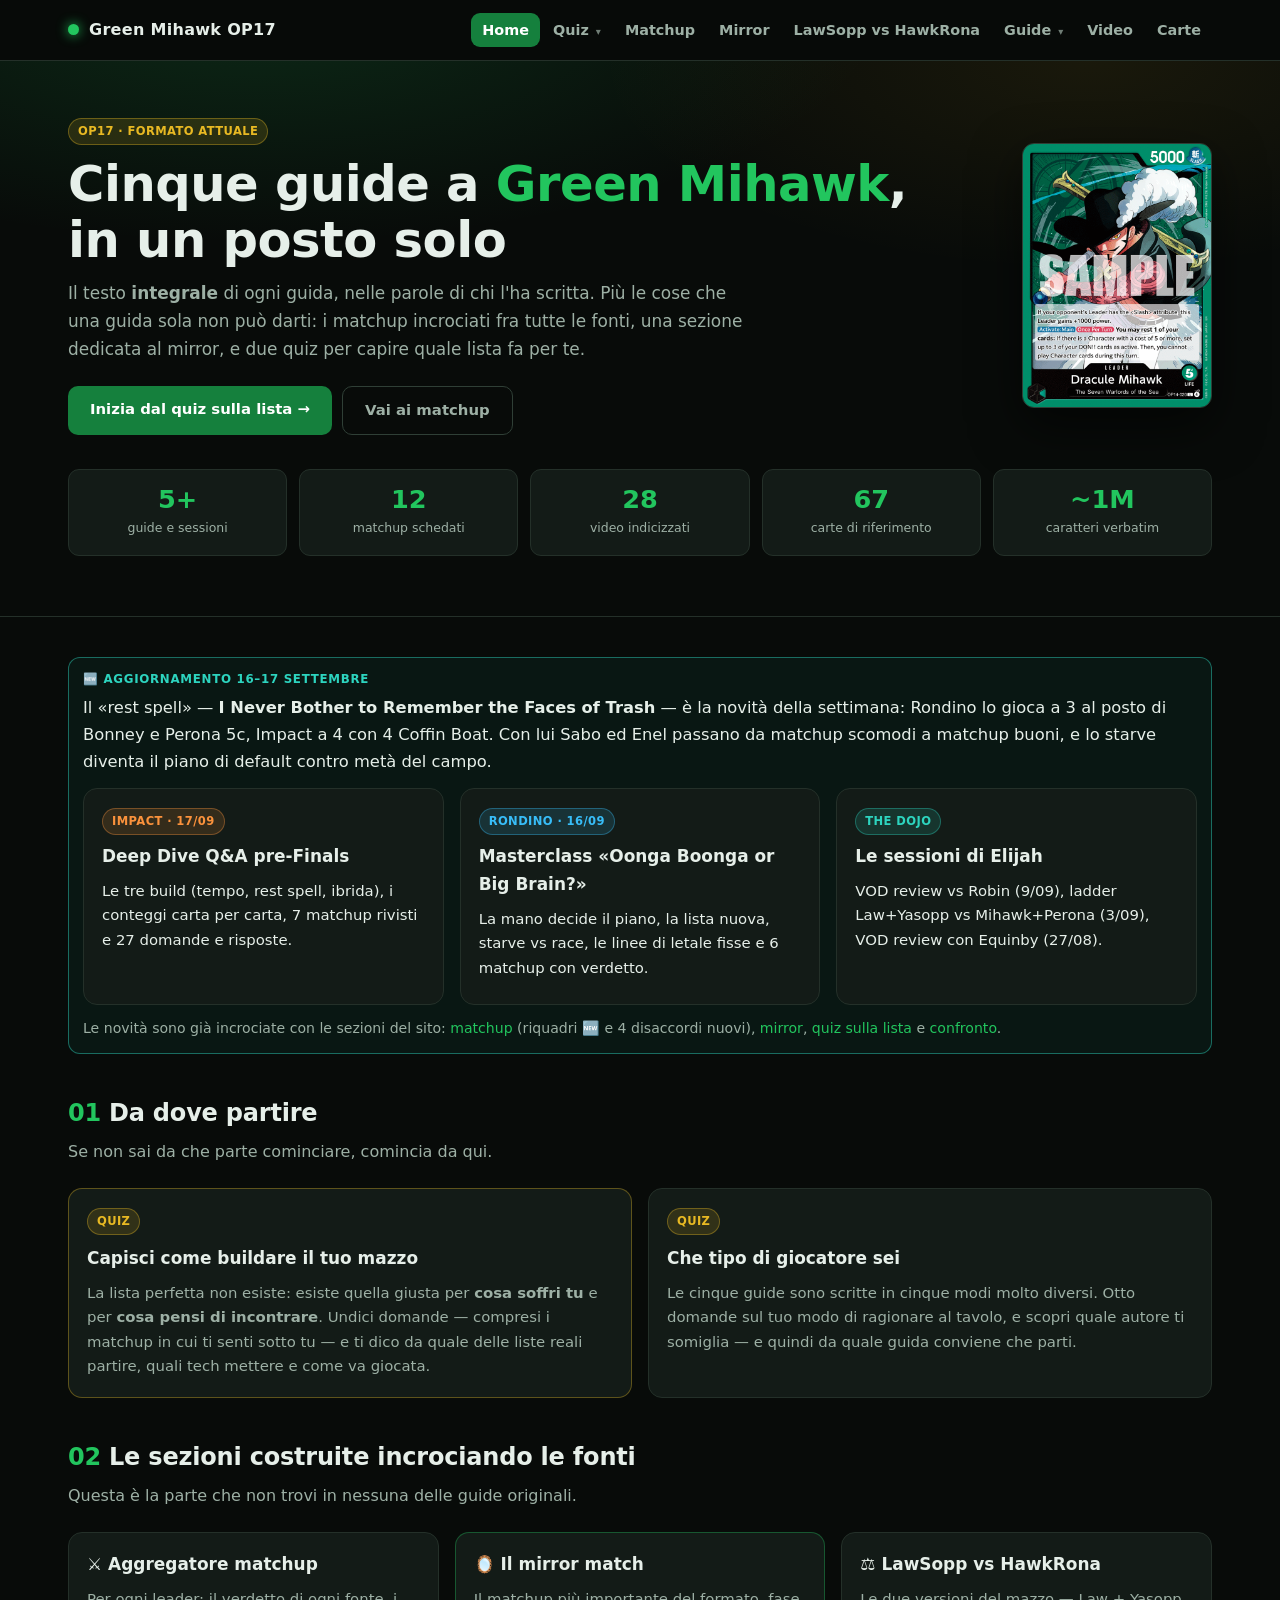
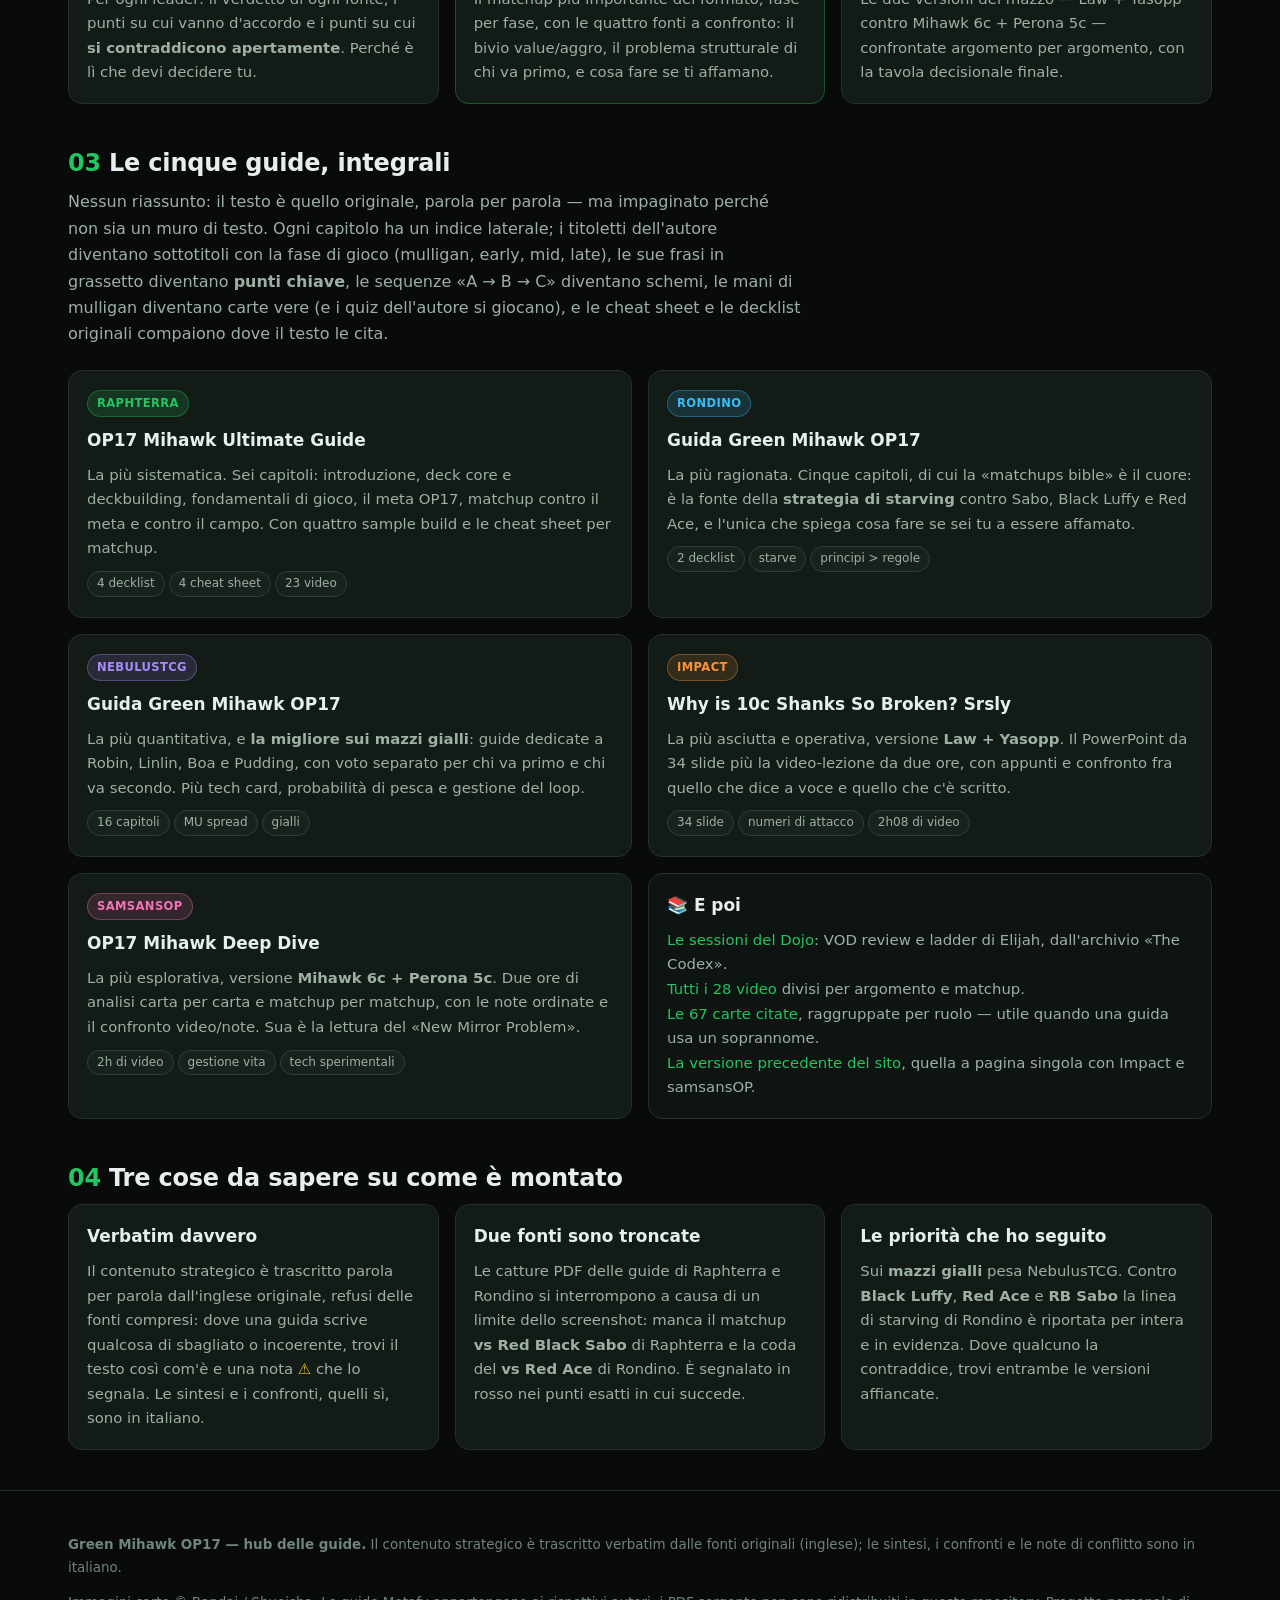
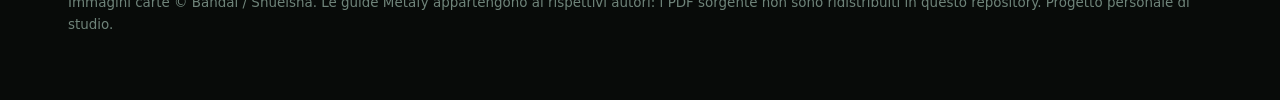
<file: index.html>
<!DOCTYPE html><html lang="it"><head>
<meta charset="utf-8"><meta name="viewport" content="width=device-width,initial-scale=1">
<title>Green Mihawk OP17 — l'hub di tutte le guide</title>
<meta name="description" content="Cinque guide a Green Mihawk OP17 in un posto solo: testo integrale, matchup incrociati, sezione mirror e due quiz per capire come giocarlo.">
<link rel="icon" href="data:image/svg+xml,<svg xmlns='http://www.w3.org/2000/svg' viewBox='0 0 100 100'><text y='.9em' font-size='90'>🗡️</text></svg>">
<link rel="stylesheet" href="assets/style.css">
</head><body>
<header class="top"><div class="wrap topbar">
<div class="brand"><span class="dot"></span><a href="index.html">Green Mihawk OP17</a></div>
<button class="navtoggle" type="button" aria-label="Apri il menu" aria-expanded="false"><span></span></button>
<nav class="main">
<a href="index.html">Home</a>
<div class="dd"><button class="dd-b" type="button" aria-expanded="false">Quiz <i>▾</i></button><div class="dd-m">
 <a href="quiz-deck.html"><b>Quale lista fa per te</b><span>11 domande, compresi i matchup che soffri tu</span></a>
 <a href="quiz-player.html"><b>Che giocatore sei</b><span>A quale dei cinque autori somigli</span></a>
</div></div>
<a href="matchup.html">Matchup</a>
<a href="mirror.html">Mirror</a>
<a href="confronto.html">LawSopp vs HawkRona</a>
<div class="dd"><button class="dd-b" type="button" aria-expanded="false">Guide <i>▾</i></button><div class="dd-m">
 <a href="guide/raphterra.html"><b><i class="sw" style="background:var(--raph)"></i>Raphterra</b><span>La più sistematica · 6 capitoli</span></a>
 <a href="guide/rondino.html"><b><i class="sw" style="background:var(--rond)"></i>Rondino</b><span>La matchups bible · masterclass 16/09</span></a>
 <a href="guide/nebulus.html"><b><i class="sw" style="background:var(--neb)"></i>NebulusTCG</b><span>Tech, probabilità, mazzi gialli</span></a>
 <a href="guide/impact.html"><b><i class="sw" style="background:var(--impact)"></i>Impact</b><span>Law + Yasopp · slide, video, Q&amp;A 17/09</span></a>
 <a href="guide/samsans.html"><b><i class="sw" style="background:var(--sam)"></i>samsansOP</b><span>Mihawk 6c + Perona 5c · video</span></a>
 <a href="guide/dojo.html"><b><i class="sw" style="background:var(--dojo)"></i>The Dojo</b><span>Sessioni: VOD review e ladder di Elijah</span></a>
</div></div>
<a href="video.html">Video</a>
<a href="carte.html">Carte</a>
</nav></div></header>

<div class="hero"><div class="wrap">
<div class="hero-grid">
 <div>
  <span class="badge b-sint">OP17 · formato attuale</span>
  <h1 style="margin-top:12px">Cinque guide a <em>Green Mihawk</em>,<br>in un posto solo</h1>
  <p class="sub">Il testo <b>integrale</b> di ogni guida, nelle parole di chi l'ha scritta. Più le cose che una guida
  sola non può darti: i matchup incrociati fra tutte le fonti, una sezione dedicata al mirror,
  e due quiz per capire quale lista fa per te.</p>
  <div style="display:flex;gap:10px;flex-wrap:wrap;margin-top:6px">
    <a href="quiz-deck.html" class="btn">Inizia dal quiz sulla lista →</a>
    <a href="matchup.html" class="btn ghost">Vai ai matchup</a>
  </div>
 </div>
 <img class="hero-card" src="carte/OP14-020.png" alt="Dracule Mihawk OP14-020">
</div>
<div class="kpi" style="margin-top:34px">
  <div><b>5+</b><span>guide e sessioni</span></div>
  <div><b>12</b><span>matchup schedati</span></div>
  <div><b>28</b><span>video indicizzati</span></div>
  <div><b>67</b><span>carte di riferimento</span></div>
  <div><b>~1M</b><span>caratteri verbatim</span></div>
</div>
</div></div>

<section style="padding-bottom:0"><div class="wrap">
  <div class="agg agg-top" style="margin:0">
    <b class="agg-h">🆕 Aggiornamento 16–17 settembre</b>
    <p style="font-size:1.02rem">Il «rest spell» — <b>I Never Bother to Remember the Faces of Trash</b> — è la novità della settimana:
    Rondino lo gioca a 3 al posto di Bonney e Perona 5c, Impact a 4 con 4 Coffin Boat. Con lui Sabo ed Enel passano da matchup
    scomodi a matchup buoni, e lo starve diventa il piano di default contro metà del campo.</p>
    <div class="grid g3" style="margin-top:12px">
      <a class="card" href="guide/impact.html#qa1709"><span class="badge b-impact">Impact · 17/09</span>
        <h3 style="margin-top:8px">Deep Dive Q&amp;A pre-Finals</h3>
        <p>Le tre build (tempo, rest spell, ibrida), i conteggi carta per carta, 7 matchup rivisti e 27 domande e risposte.</p></a>
      <a class="card" href="guide/rondino.html#06-masterclass-16-09"><span class="badge b-rond">Rondino · 16/09</span>
        <h3 style="margin-top:8px">Masterclass «Oonga Boonga or Big Brain?»</h3>
        <p>La mano decide il piano, la lista nuova, starve vs race, le linee di letale fisse e 6 matchup con verdetto.</p></a>
      <a class="card" href="guide/dojo.html"><span class="badge b-dojo">The Dojo</span>
        <h3 style="margin-top:8px">Le sessioni di Elijah</h3>
        <p>VOD review vs Robin (9/09), ladder Law+Yasopp vs Mihawk+Perona (3/09), VOD review con Equinby (27/08).</p></a>
    </div>
    <p style="margin:12px 0 0;font-size:.88rem;color:var(--dim)">Le novità sono già incrociate con le sezioni del sito:
    <a href="matchup.html">matchup</a> (riquadri 🆕 e 4 disaccordi nuovi), <a href="mirror.html">mirror</a>,
    <a href="quiz-deck.html">quiz sulla lista</a> e <a href="confronto.html">confronto</a>.</p>
  </div>
</div></section>

<section><div class="wrap">
  <h2 class="sec"><span class="n">01</span>Da dove partire</h2>
  <p class="lede">Se non sai da che parte cominciare, comincia da qui.</p>
  <div class="grid g2">
    <a class="card" href="quiz-deck.html" style="border-color:rgba(232,185,35,.35)">
      <span class="badge b-sint">Quiz</span>
      <h3 style="margin-top:10px">Capisci come buildare il tuo mazzo</h3>
      <p>La lista perfetta non esiste: esiste quella giusta per <b>cosa soffri tu</b> e per <b>cosa pensi di incontrare</b>.
      Undici domande — compresi i matchup in cui ti senti sotto tu — e ti dico da quale delle liste reali partire, quali tech mettere e come va giocata.</p>
    </a>
    <a class="card" href="quiz-player.html">
      <span class="badge b-sint">Quiz</span>
      <h3 style="margin-top:10px">Che tipo di giocatore sei</h3>
      <p>Le cinque guide sono scritte in cinque modi molto diversi. Otto domande sul tuo modo di ragionare
      al tavolo, e scopri quale autore ti somiglia — e quindi da quale guida conviene che parti.</p>
    </a>
  </div>
</div></section>

<section style="padding-top:0"><div class="wrap">
  <h2 class="sec"><span class="n">02</span>Le sezioni costruite incrociando le fonti</h2>
  <p class="lede">Questa è la parte che non trovi in nessuna delle guide originali.</p>
  <div class="grid g3">
    <a class="card" href="matchup.html">
      <h3>⚔️ Aggregatore matchup</h3>
      <p>Per ogni leader: il verdetto di ogni fonte, i punti su cui vanno d'accordo e i punti su cui
      <b>si contraddicono apertamente</b>. Perché è lì che devi decidere tu.</p>
    </a>
    <a class="card" href="mirror.html" style="border-color:rgba(34,197,94,.35)">
      <h3>🪞 Il mirror match</h3>
      <p>Il matchup più importante del formato, fase per fase, con le quattro fonti a confronto:
      il bivio value/aggro, il problema strutturale di chi va primo, e cosa fare se ti affamano.</p>
    </a>
    <a class="card" href="confronto.html">
      <h3>⚖️ LawSopp vs HawkRona</h3>
      <p>Le due versioni del mazzo — Law + Yasopp contro Mihawk 6c + Perona 5c — confrontate
      argomento per argomento, con la tavola decisionale finale.</p>
    </a>
  </div>
</div></section>

<section style="padding-top:0"><div class="wrap">
  <h2 class="sec"><span class="n">03</span>Le cinque guide, integrali</h2>
  <p class="lede">Nessun riassunto: il testo è quello originale, parola per parola — ma impaginato perché non sia un
  muro di testo. Ogni capitolo ha un indice laterale; i titoletti dell'autore diventano sottotitoli con la fase di gioco
  (mulligan, early, mid, late), le sue frasi in grassetto diventano <b>punti chiave</b>, le sequenze «A → B → C» diventano
  schemi, le mani di mulligan diventano carte vere (e i quiz dell'autore si giocano), e le cheat sheet e le decklist
  originali compaiono dove il testo le cita.</p>
  <div class="grid g2">
    <a class="card" href="guide/raphterra.html">
      <span class="badge b-raph">Raphterra</span>
      <h3 style="margin-top:10px">OP17 Mihawk Ultimate Guide</h3>
      <p>La più sistematica. Sei capitoli: introduzione, deck core e deckbuilding, fondamentali di gioco,
      il meta OP17, matchup contro il meta e contro il campo. Con quattro sample build e le cheat sheet per matchup.</p>
      <p style="margin-top:8px"><span class="pill">4 decklist</span><span class="pill">4 cheat sheet</span><span class="pill">23 video</span></p>
    </a>
    <a class="card" href="guide/rondino.html">
      <span class="badge b-rond">Rondino</span>
      <h3 style="margin-top:10px">Guida Green Mihawk OP17</h3>
      <p>La più ragionata. Cinque capitoli, di cui la «matchups bible» è il cuore: è la fonte della
      <b>strategia di starving</b> contro Sabo, Black Luffy e Red Ace, e l'unica che spiega cosa fare se sei tu a essere affamato.</p>
      <p style="margin-top:8px"><span class="pill">2 decklist</span><span class="pill">starve</span><span class="pill">principi &gt; regole</span></p>
    </a>
    <a class="card" href="guide/nebulus.html">
      <span class="badge b-neb">NebulusTCG</span>
      <h3 style="margin-top:10px">Guida Green Mihawk OP17</h3>
      <p>La più quantitativa, e <b>la migliore sui mazzi gialli</b>: guide dedicate a Robin, Linlin, Boa e Pudding,
      con voto separato per chi va primo e chi va secondo. Più tech card, probabilità di pesca e gestione del loop.</p>
      <p style="margin-top:8px"><span class="pill">16 capitoli</span><span class="pill">MU spread</span><span class="pill">gialli</span></p>
    </a>
    <a class="card" href="guide/impact.html">
      <span class="badge b-impact">Impact</span>
      <h3 style="margin-top:10px">Why is 10c Shanks So Broken? Srsly</h3>
      <p>La più asciutta e operativa, versione <b>Law + Yasopp</b>. Il PowerPoint da 34 slide più la video-lezione
      da due ore, con appunti e confronto fra quello che dice a voce e quello che c'è scritto.</p>
      <p style="margin-top:8px"><span class="pill">34 slide</span><span class="pill">numeri di attacco</span><span class="pill">2h08 di video</span></p>
    </a>
  </div>
  <div class="grid g2" style="margin-top:16px">
    <a class="card" href="guide/samsans.html">
      <span class="badge b-sam">samsansOP</span>
      <h3 style="margin-top:10px">OP17 Mihawk Deep Dive</h3>
      <p>La più esplorativa, versione <b>Mihawk 6c + Perona 5c</b>. Due ore di analisi carta per carta e matchup per matchup,
      con le note ordinate e il confronto video/note. Sua è la lettura del «New Mirror Problem».</p>
      <p style="margin-top:8px"><span class="pill">2h di video</span><span class="pill">gestione vita</span><span class="pill">tech sperimentali</span></p>
    </a>
    <div class="card" style="background:var(--bg2)">
      <h3>📚 E poi</h3>
      <p><a href="guide/dojo.html">Le sessioni del Dojo</a>: VOD review e ladder di Elijah, dall'archivio «The Codex».<br>
      <a href="video.html">Tutti i 28 video</a> divisi per argomento e matchup.<br>
      <a href="carte.html">Le 67 carte citate</a>, raggruppate per ruolo — utile quando una guida usa un soprannome.<br>
      <a href="versione-precedente.html">La versione precedente del sito</a>, quella a pagina singola con Impact e samsansOP.</p>
    </div>
  </div>
</div></section>

<section style="padding-top:0"><div class="wrap">
  <h2 class="sec"><span class="n">04</span>Tre cose da sapere su come è montato</h2>
  <div class="grid g3">
    <div class="card"><h3>Verbatim davvero</h3>
      <p>Il contenuto strategico è trascritto parola per parola dall'inglese originale, refusi delle fonti compresi:
      dove una guida scrive qualcosa di sbagliato o incoerente, trovi il testo così com'è e una nota
      <span style="color:var(--gold)">⚠️</span> che lo segnala. Le sintesi e i confronti, quelli sì, sono in italiano.</p></div>
    <div class="card"><h3>Due fonti sono troncate</h3>
      <p>Le catture PDF delle guide di Raphterra e Rondino si interrompono a causa di un limite dello screenshot:
      manca il matchup <b>vs Red Black Sabo</b> di Raphterra e la coda del <b>vs Red Ace</b> di Rondino.
      È segnalato in rosso nei punti esatti in cui succede.</p></div>
    <div class="card"><h3>Le priorità che ho seguito</h3>
      <p>Sui <b>mazzi gialli</b> pesa NebulusTCG. Contro <b>Black Luffy</b>, <b>Red Ace</b> e <b>RB Sabo</b>
      la linea di starving di Rondino è riportata per intera e in evidenza. Dove qualcuno la contraddice,
      trovi entrambe le versioni affiancate.</p></div>
  </div>
</div></section>

<footer><div class="wrap">
<p><b>Green Mihawk OP17 — hub delle guide.</b> Il contenuto strategico è trascritto verbatim dalle fonti originali
(inglese); le sintesi, i confronti e le note di conflitto sono in italiano.</p>
<p>Immagini carte © Bandai / Shueisha. Le guide Metafy appartengono ai rispettivi autori: i PDF sorgente
non sono ridistribuiti in questo repository. Progetto personale di studio.</p>
</div></footer>
<script src="assets/app.js"></script>
</body></html>
</file>
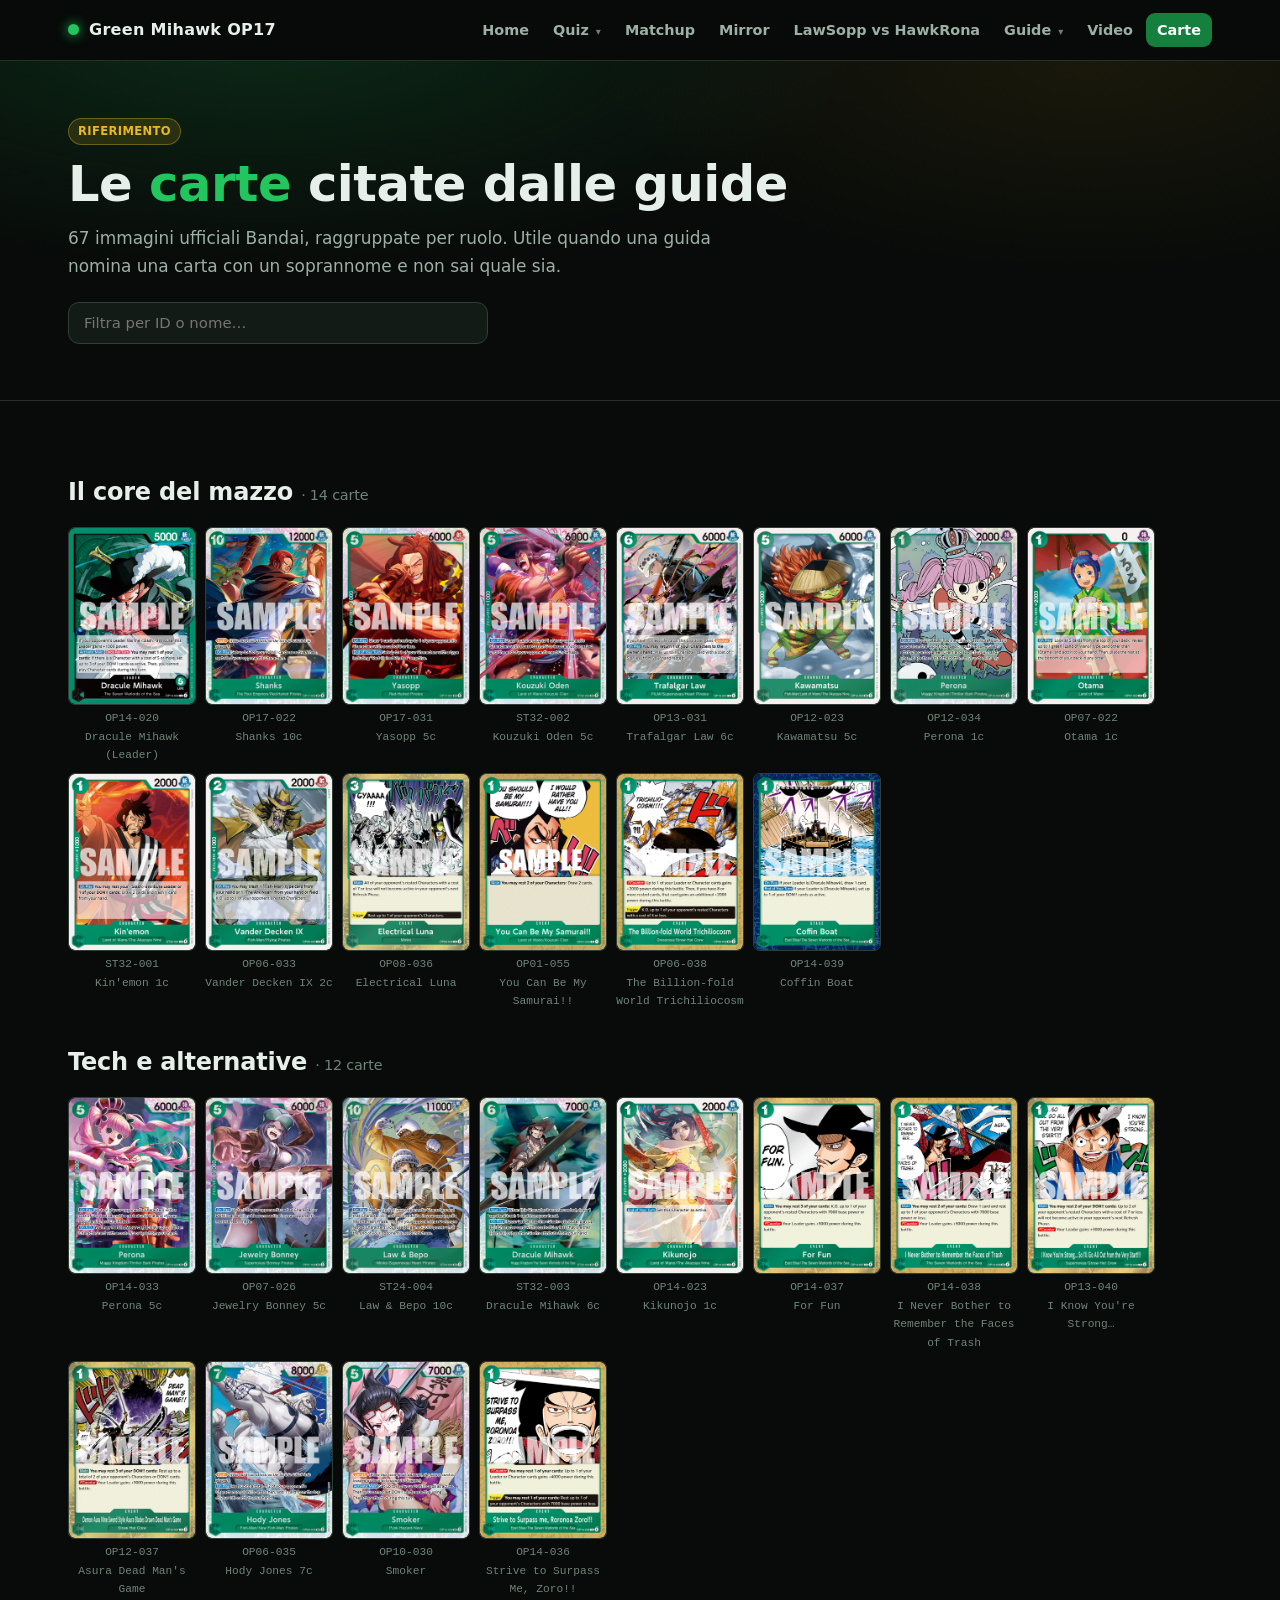
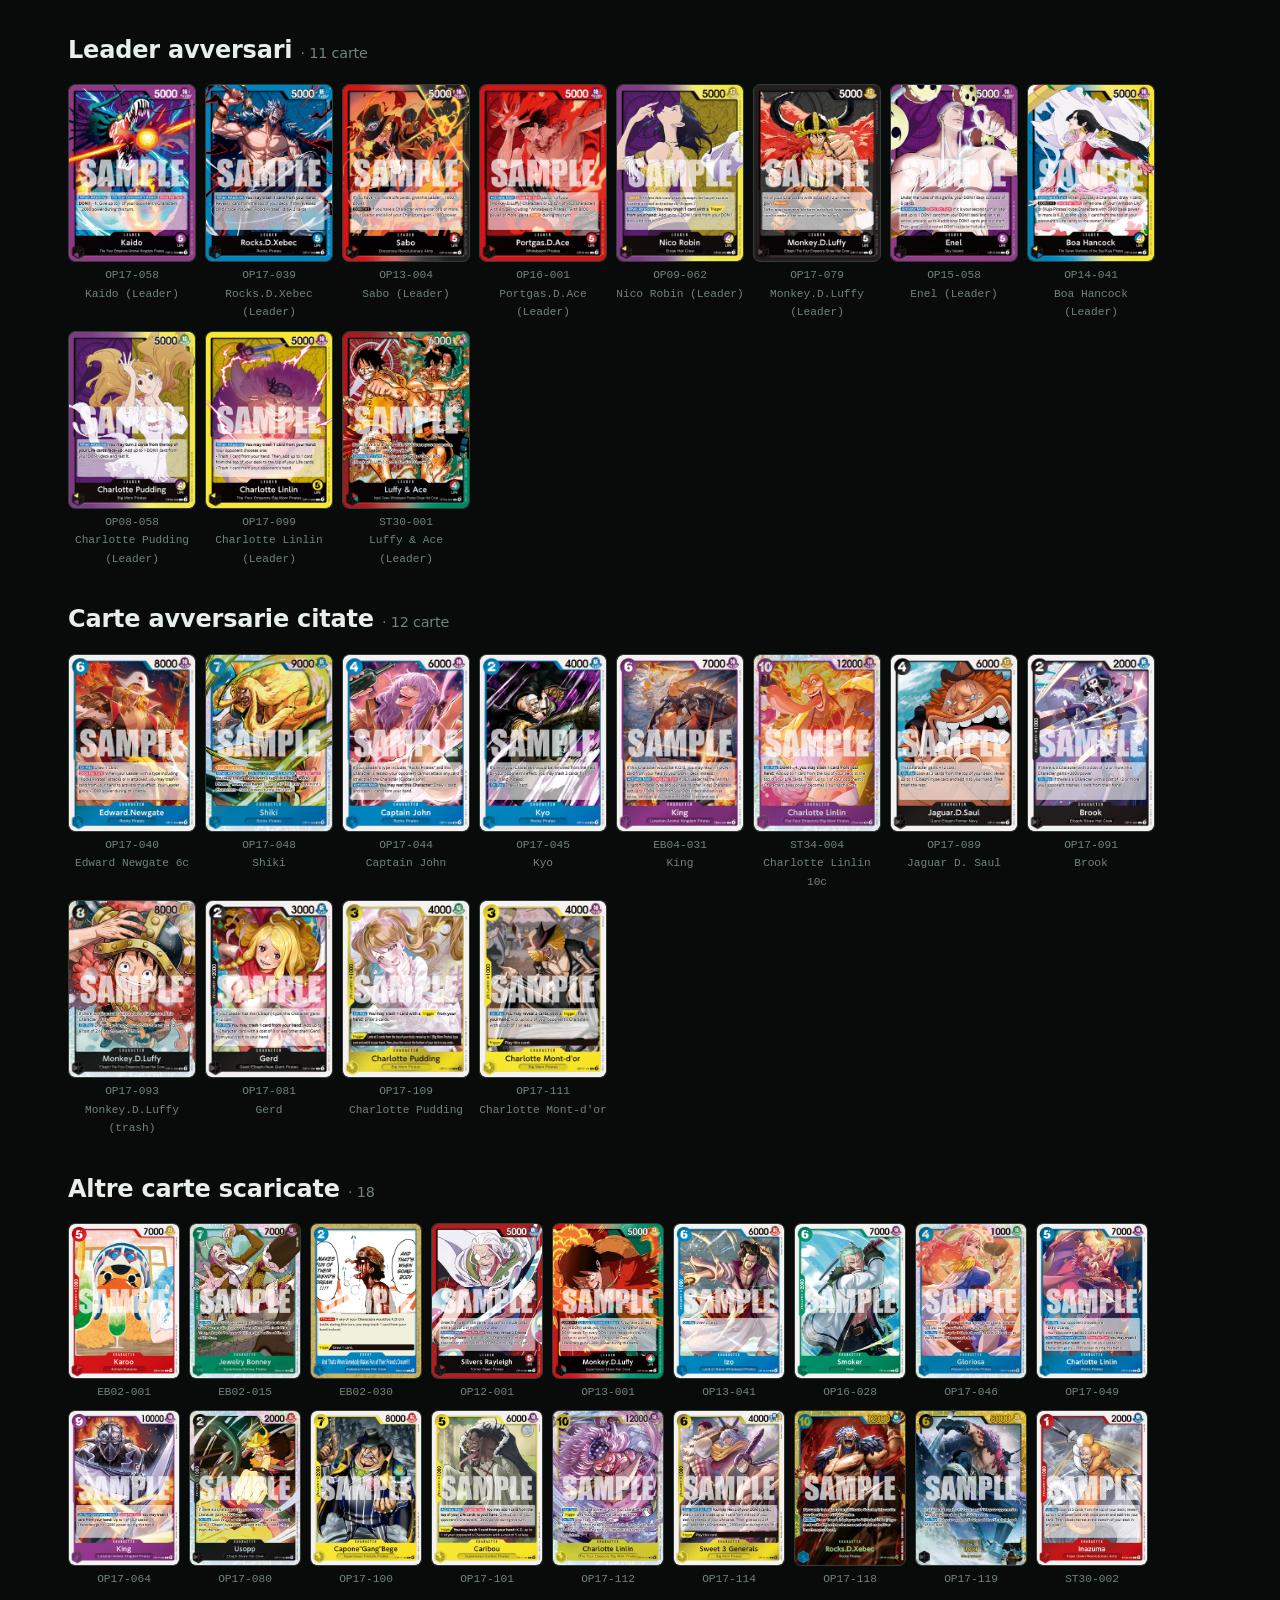
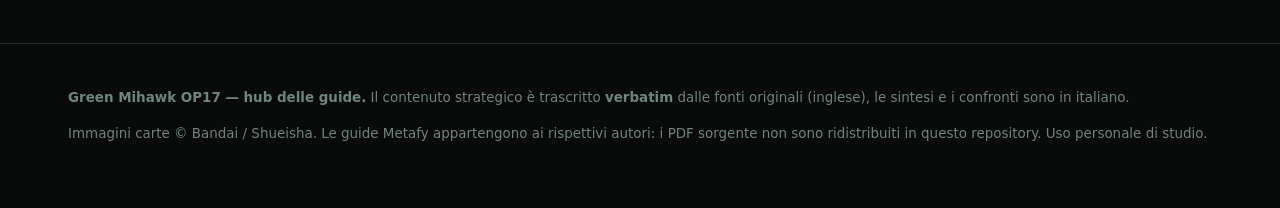
<file: carte.html>
<!DOCTYPE html><html lang="it"><head>
<meta charset="utf-8"><meta name="viewport" content="width=device-width,initial-scale=1">
<title>Carte — Green Mihawk OP17</title>
<meta name="description" content="Riferimento visivo delle carte citate dalle guide Green Mihawk OP17.">
<link rel="icon" href="data:image/svg+xml,<svg xmlns='http://www.w3.org/2000/svg' viewBox='0 0 100 100'><text y='.9em' font-size='90'>🗡️</text></svg>">
<link rel="stylesheet" href="assets/style.css">
</head><body>
<header class="top"><div class="wrap topbar">
<div class="brand"><span class="dot"></span><a href="index.html">Green Mihawk OP17</a></div>
<button class="navtoggle" type="button" aria-label="Apri il menu" aria-expanded="false"><span></span></button>
<nav class="main">
<a href="index.html">Home</a>
<div class="dd"><button class="dd-b" type="button" aria-expanded="false">Quiz <i>▾</i></button><div class="dd-m">
 <a href="quiz-deck.html"><b>Quale lista fa per te</b><span>11 domande, compresi i matchup che soffri tu</span></a>
 <a href="quiz-player.html"><b>Che giocatore sei</b><span>A quale dei cinque autori somigli</span></a>
</div></div>
<a href="matchup.html">Matchup</a>
<a href="mirror.html">Mirror</a>
<a href="confronto.html">LawSopp vs HawkRona</a>
<div class="dd"><button class="dd-b" type="button" aria-expanded="false">Guide <i>▾</i></button><div class="dd-m">
 <a href="guide/raphterra.html"><b><i class="sw" style="background:var(--raph)"></i>Raphterra</b><span>La più sistematica · 6 capitoli</span></a>
 <a href="guide/rondino.html"><b><i class="sw" style="background:var(--rond)"></i>Rondino</b><span>La matchups bible · masterclass 16/09</span></a>
 <a href="guide/nebulus.html"><b><i class="sw" style="background:var(--neb)"></i>NebulusTCG</b><span>Tech, probabilità, mazzi gialli</span></a>
 <a href="guide/impact.html"><b><i class="sw" style="background:var(--impact)"></i>Impact</b><span>Law + Yasopp · slide, video, Q&amp;A 17/09</span></a>
 <a href="guide/samsans.html"><b><i class="sw" style="background:var(--sam)"></i>samsansOP</b><span>Mihawk 6c + Perona 5c · video</span></a>
 <a href="guide/dojo.html"><b><i class="sw" style="background:var(--dojo)"></i>The Dojo</b><span>Sessioni: VOD review e ladder di Elijah</span></a>
</div></div>
<a href="video.html">Video</a>
<a href="carte.html">Carte</a>
</nav></div></header>
<div class="hero"><div class="wrap">
<span class="badge b-sint">Riferimento</span>
<h1 style="margin-top:12px">Le <em>carte</em> citate dalle guide</h1>
<p class="sub">67 immagini ufficiali Bandai, raggruppate per ruolo. Utile quando una guida
nomina una carta con un soprannome e non sai quale sia.</p>
<input class="searchbox" style="max-width:420px" placeholder="Filtra per ID o nome…" data-searchfor=".cardbox">
</div></div>
<section><div class="wrap"><h2 class="sec" style="margin-top:32px">Il core del mazzo <span style="color:var(--dim2);font-weight:400;font-size:.9rem">· 14 carte</span></h2><div class="cardrow"><div class="cardbox" style="width:128px"><img src="carte/OP14-020.png" alt="Dracule Mihawk (Leader)" loading="lazy"><span>OP14-020<br>Dracule Mihawk (Leader)</span></div><div class="cardbox" style="width:128px"><img src="carte/OP17-022.png" alt="Shanks 10c" loading="lazy"><span>OP17-022<br>Shanks 10c</span></div><div class="cardbox" style="width:128px"><img src="carte/OP17-031.png" alt="Yasopp 5c" loading="lazy"><span>OP17-031<br>Yasopp 5c</span></div><div class="cardbox" style="width:128px"><img src="carte/ST32-002.png" alt="Kouzuki Oden 5c" loading="lazy"><span>ST32-002<br>Kouzuki Oden 5c</span></div><div class="cardbox" style="width:128px"><img src="carte/OP13-031.png" alt="Trafalgar Law 6c" loading="lazy"><span>OP13-031<br>Trafalgar Law 6c</span></div><div class="cardbox" style="width:128px"><img src="carte/OP12-023.png" alt="Kawamatsu 5c" loading="lazy"><span>OP12-023<br>Kawamatsu 5c</span></div><div class="cardbox" style="width:128px"><img src="carte/OP12-034.png" alt="Perona 1c" loading="lazy"><span>OP12-034<br>Perona 1c</span></div><div class="cardbox" style="width:128px"><img src="carte/OP07-022.png" alt="Otama 1c" loading="lazy"><span>OP07-022<br>Otama 1c</span></div><div class="cardbox" style="width:128px"><img src="carte/ST32-001.png" alt="Kin'emon 1c" loading="lazy"><span>ST32-001<br>Kin'emon 1c</span></div><div class="cardbox" style="width:128px"><img src="carte/OP06-033.png" alt="Vander Decken IX 2c" loading="lazy"><span>OP06-033<br>Vander Decken IX 2c</span></div><div class="cardbox" style="width:128px"><img src="carte/OP08-036.png" alt="Electrical Luna" loading="lazy"><span>OP08-036<br>Electrical Luna</span></div><div class="cardbox" style="width:128px"><img src="carte/OP01-055.png" alt="You Can Be My Samurai!!" loading="lazy"><span>OP01-055<br>You Can Be My Samurai!!</span></div><div class="cardbox" style="width:128px"><img src="carte/OP06-038.png" alt="The Billion-fold World Trichiliocosm" loading="lazy"><span>OP06-038<br>The Billion-fold World Trichiliocosm</span></div><div class="cardbox" style="width:128px"><img src="carte/OP14-039.png" alt="Coffin Boat" loading="lazy"><span>OP14-039<br>Coffin Boat</span></div></div><h2 class="sec" style="margin-top:32px">Tech e alternative <span style="color:var(--dim2);font-weight:400;font-size:.9rem">· 12 carte</span></h2><div class="cardrow"><div class="cardbox" style="width:128px"><img src="carte/OP14-033.png" alt="Perona 5c" loading="lazy"><span>OP14-033<br>Perona 5c</span></div><div class="cardbox" style="width:128px"><img src="carte/OP07-026.png" alt="Jewelry Bonney 5c" loading="lazy"><span>OP07-026<br>Jewelry Bonney 5c</span></div><div class="cardbox" style="width:128px"><img src="carte/ST24-004.png" alt="Law & Bepo 10c" loading="lazy"><span>ST24-004<br>Law & Bepo 10c</span></div><div class="cardbox" style="width:128px"><img src="carte/ST32-003.png" alt="Dracule Mihawk 6c" loading="lazy"><span>ST32-003<br>Dracule Mihawk 6c</span></div><div class="cardbox" style="width:128px"><img src="carte/OP14-023.png" alt="Kikunojo 1c" loading="lazy"><span>OP14-023<br>Kikunojo 1c</span></div><div class="cardbox" style="width:128px"><img src="carte/OP14-037.png" alt="For Fun" loading="lazy"><span>OP14-037<br>For Fun</span></div><div class="cardbox" style="width:128px"><img src="carte/OP14-038.png" alt="I Never Bother to Remember the Faces of Trash" loading="lazy"><span>OP14-038<br>I Never Bother to Remember the Faces of Trash</span></div><div class="cardbox" style="width:128px"><img src="carte/OP13-040.png" alt="I Know You're Strong…" loading="lazy"><span>OP13-040<br>I Know You're Strong…</span></div><div class="cardbox" style="width:128px"><img src="carte/OP12-037.png" alt="Asura Dead Man's Game" loading="lazy"><span>OP12-037<br>Asura Dead Man's Game</span></div><div class="cardbox" style="width:128px"><img src="carte/OP06-035.png" alt="Hody Jones 7c" loading="lazy"><span>OP06-035<br>Hody Jones 7c</span></div><div class="cardbox" style="width:128px"><img src="carte/OP10-030.png" alt="Smoker" loading="lazy"><span>OP10-030<br>Smoker</span></div><div class="cardbox" style="width:128px"><img src="carte/OP14-036.png" alt="Strive to Surpass Me, Zoro!!" loading="lazy"><span>OP14-036<br>Strive to Surpass Me, Zoro!!</span></div></div><h2 class="sec" style="margin-top:32px">Leader avversari <span style="color:var(--dim2);font-weight:400;font-size:.9rem">· 11 carte</span></h2><div class="cardrow"><div class="cardbox" style="width:128px"><img src="carte/OP17-058.png" alt="Kaido (Leader)" loading="lazy"><span>OP17-058<br>Kaido (Leader)</span></div><div class="cardbox" style="width:128px"><img src="carte/OP17-039.png" alt="Rocks.D.Xebec (Leader)" loading="lazy"><span>OP17-039<br>Rocks.D.Xebec (Leader)</span></div><div class="cardbox" style="width:128px"><img src="carte/OP13-004.png" alt="Sabo (Leader)" loading="lazy"><span>OP13-004<br>Sabo (Leader)</span></div><div class="cardbox" style="width:128px"><img src="carte/OP16-001.png" alt="Portgas.D.Ace (Leader)" loading="lazy"><span>OP16-001<br>Portgas.D.Ace (Leader)</span></div><div class="cardbox" style="width:128px"><img src="carte/OP09-062.png" alt="Nico Robin (Leader)" loading="lazy"><span>OP09-062<br>Nico Robin (Leader)</span></div><div class="cardbox" style="width:128px"><img src="carte/OP17-079.png" alt="Monkey.D.Luffy (Leader)" loading="lazy"><span>OP17-079<br>Monkey.D.Luffy (Leader)</span></div><div class="cardbox" style="width:128px"><img src="carte/OP15-058.png" alt="Enel (Leader)" loading="lazy"><span>OP15-058<br>Enel (Leader)</span></div><div class="cardbox" style="width:128px"><img src="carte/OP14-041.png" alt="Boa Hancock (Leader)" loading="lazy"><span>OP14-041<br>Boa Hancock (Leader)</span></div><div class="cardbox" style="width:128px"><img src="carte/OP08-058.png" alt="Charlotte Pudding (Leader)" loading="lazy"><span>OP08-058<br>Charlotte Pudding (Leader)</span></div><div class="cardbox" style="width:128px"><img src="carte/OP17-099.png" alt="Charlotte Linlin (Leader)" loading="lazy"><span>OP17-099<br>Charlotte Linlin (Leader)</span></div><div class="cardbox" style="width:128px"><img src="carte/ST30-001.png" alt="Luffy & Ace (Leader)" loading="lazy"><span>ST30-001<br>Luffy & Ace (Leader)</span></div></div><h2 class="sec" style="margin-top:32px">Carte avversarie citate <span style="color:var(--dim2);font-weight:400;font-size:.9rem">· 12 carte</span></h2><div class="cardrow"><div class="cardbox" style="width:128px"><img src="carte/OP17-040.png" alt="Edward Newgate 6c" loading="lazy"><span>OP17-040<br>Edward Newgate 6c</span></div><div class="cardbox" style="width:128px"><img src="carte/OP17-048.png" alt="Shiki" loading="lazy"><span>OP17-048<br>Shiki</span></div><div class="cardbox" style="width:128px"><img src="carte/OP17-044.png" alt="Captain John" loading="lazy"><span>OP17-044<br>Captain John</span></div><div class="cardbox" style="width:128px"><img src="carte/OP17-045.png" alt="Kyo" loading="lazy"><span>OP17-045<br>Kyo</span></div><div class="cardbox" style="width:128px"><img src="carte/EB04-031.png" alt="King" loading="lazy"><span>EB04-031<br>King</span></div><div class="cardbox" style="width:128px"><img src="carte/ST34-004.png" alt="Charlotte Linlin 10c" loading="lazy"><span>ST34-004<br>Charlotte Linlin 10c</span></div><div class="cardbox" style="width:128px"><img src="carte/OP17-089.png" alt="Jaguar D. Saul" loading="lazy"><span>OP17-089<br>Jaguar D. Saul</span></div><div class="cardbox" style="width:128px"><img src="carte/OP17-091.png" alt="Brook" loading="lazy"><span>OP17-091<br>Brook</span></div><div class="cardbox" style="width:128px"><img src="carte/OP17-093.png" alt="Monkey.D.Luffy (trash)" loading="lazy"><span>OP17-093<br>Monkey.D.Luffy (trash)</span></div><div class="cardbox" style="width:128px"><img src="carte/OP17-081.png" alt="Gerd" loading="lazy"><span>OP17-081<br>Gerd</span></div><div class="cardbox" style="width:128px"><img src="carte/OP17-109.png" alt="Charlotte Pudding" loading="lazy"><span>OP17-109<br>Charlotte Pudding</span></div><div class="cardbox" style="width:128px"><img src="carte/OP17-111.png" alt="Charlotte Mont-d'or" loading="lazy"><span>OP17-111<br>Charlotte Mont-d'or</span></div></div><h2 class="sec" style="margin-top:32px">Altre carte scaricate <span style="color:var(--dim2);font-weight:400;font-size:.9rem">· 18</span></h2><div class="cardrow"><div class="cardbox" style="width:112px"><img src="carte/EB02-001.png" alt="" loading="lazy"><span>EB02-001</span></div><div class="cardbox" style="width:112px"><img src="carte/EB02-015.png" alt="" loading="lazy"><span>EB02-015</span></div><div class="cardbox" style="width:112px"><img src="carte/EB02-030.png" alt="" loading="lazy"><span>EB02-030</span></div><div class="cardbox" style="width:112px"><img src="carte/OP12-001.png" alt="" loading="lazy"><span>OP12-001</span></div><div class="cardbox" style="width:112px"><img src="carte/OP13-001.png" alt="" loading="lazy"><span>OP13-001</span></div><div class="cardbox" style="width:112px"><img src="carte/OP13-041.png" alt="" loading="lazy"><span>OP13-041</span></div><div class="cardbox" style="width:112px"><img src="carte/OP16-028.png" alt="" loading="lazy"><span>OP16-028</span></div><div class="cardbox" style="width:112px"><img src="carte/OP17-046.png" alt="" loading="lazy"><span>OP17-046</span></div><div class="cardbox" style="width:112px"><img src="carte/OP17-049.png" alt="" loading="lazy"><span>OP17-049</span></div><div class="cardbox" style="width:112px"><img src="carte/OP17-064.png" alt="" loading="lazy"><span>OP17-064</span></div><div class="cardbox" style="width:112px"><img src="carte/OP17-080.png" alt="" loading="lazy"><span>OP17-080</span></div><div class="cardbox" style="width:112px"><img src="carte/OP17-100.png" alt="" loading="lazy"><span>OP17-100</span></div><div class="cardbox" style="width:112px"><img src="carte/OP17-101.png" alt="" loading="lazy"><span>OP17-101</span></div><div class="cardbox" style="width:112px"><img src="carte/OP17-112.png" alt="" loading="lazy"><span>OP17-112</span></div><div class="cardbox" style="width:112px"><img src="carte/OP17-114.png" alt="" loading="lazy"><span>OP17-114</span></div><div class="cardbox" style="width:112px"><img src="carte/OP17-118.png" alt="" loading="lazy"><span>OP17-118</span></div><div class="cardbox" style="width:112px"><img src="carte/OP17-119.png" alt="" loading="lazy"><span>OP17-119</span></div><div class="cardbox" style="width:112px"><img src="carte/ST30-002.png" alt="" loading="lazy"><span>ST30-002</span></div></div></div></section>
<footer><div class="wrap">
<p><b>Green Mihawk OP17 — hub delle guide.</b> Il contenuto strategico è trascritto <b>verbatim</b> dalle
fonti originali (inglese), le sintesi e i confronti sono in italiano.</p>
<p>Immagini carte © Bandai / Shueisha. Le guide Metafy appartengono ai rispettivi autori: i PDF sorgente
non sono ridistribuiti in questo repository. Uso personale di studio.</p>
</div></footer>
<script src="assets/app.js"></script></body></html>
</file>
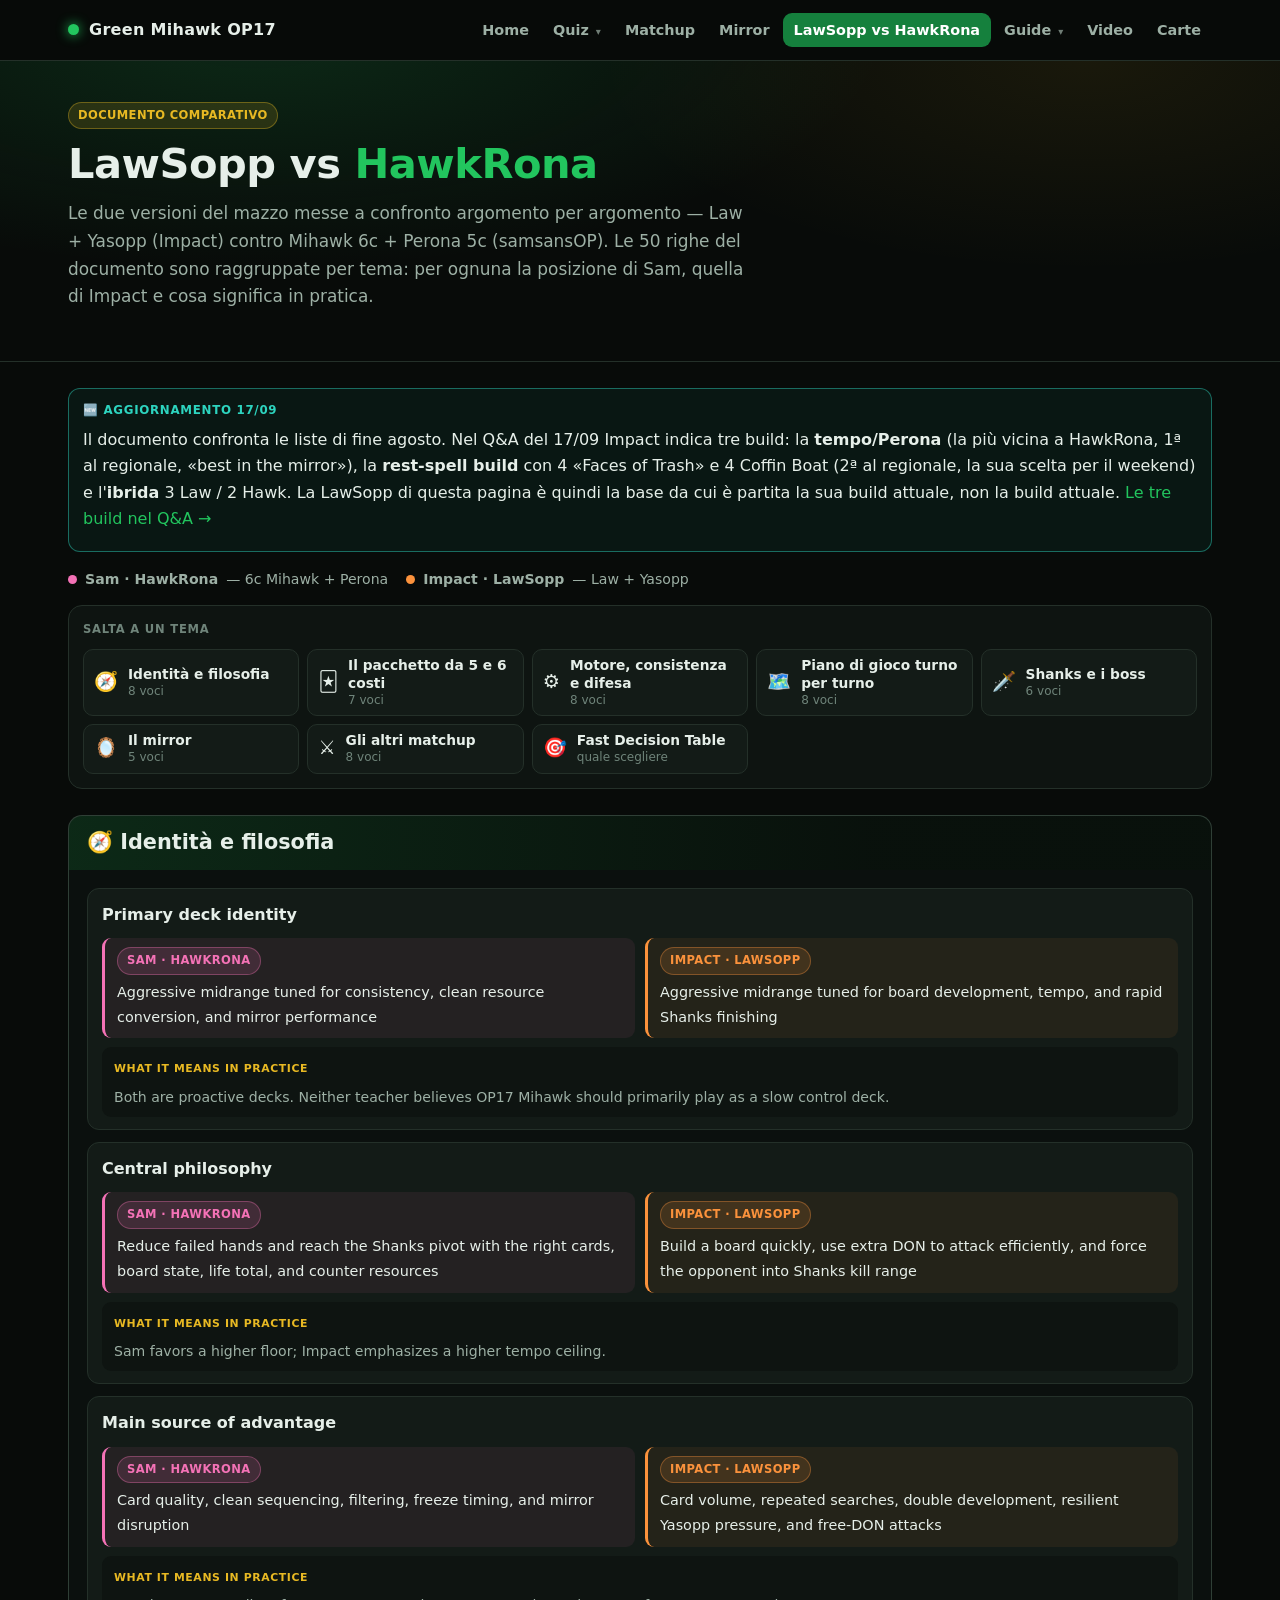
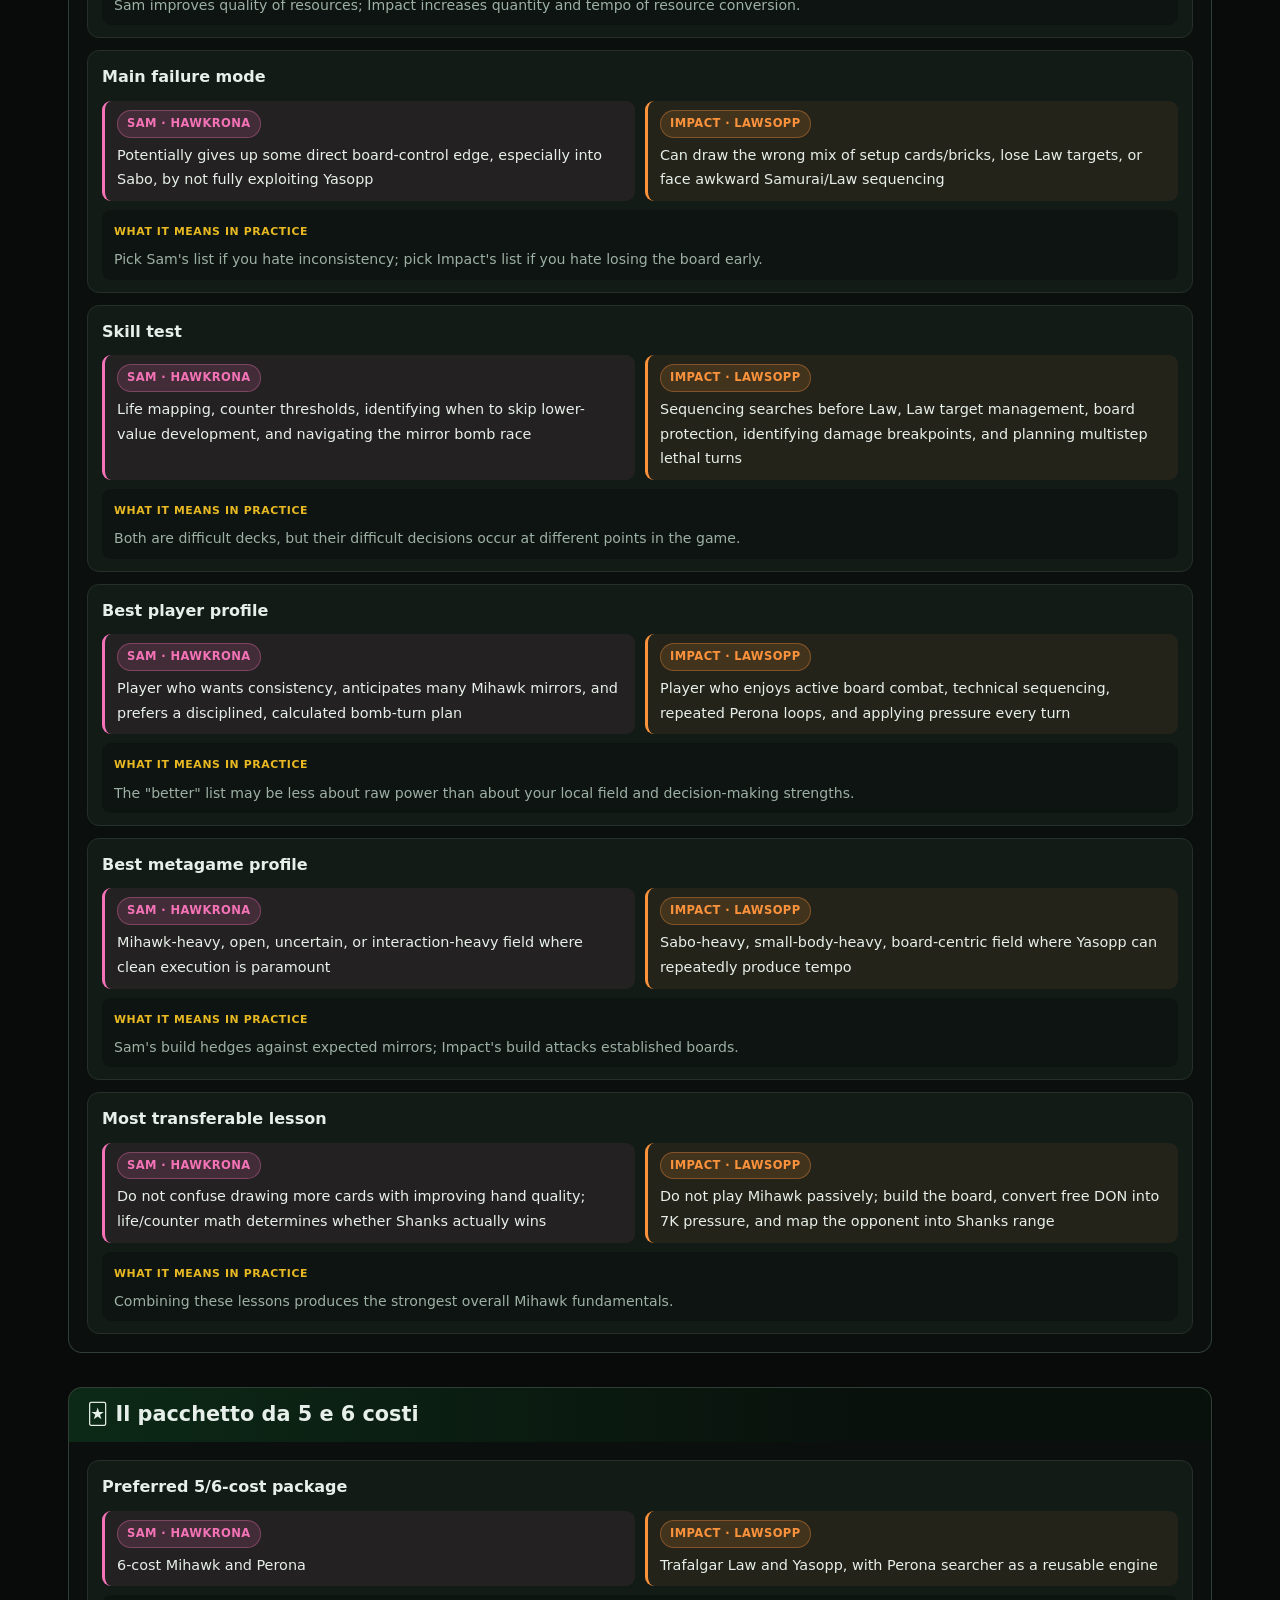
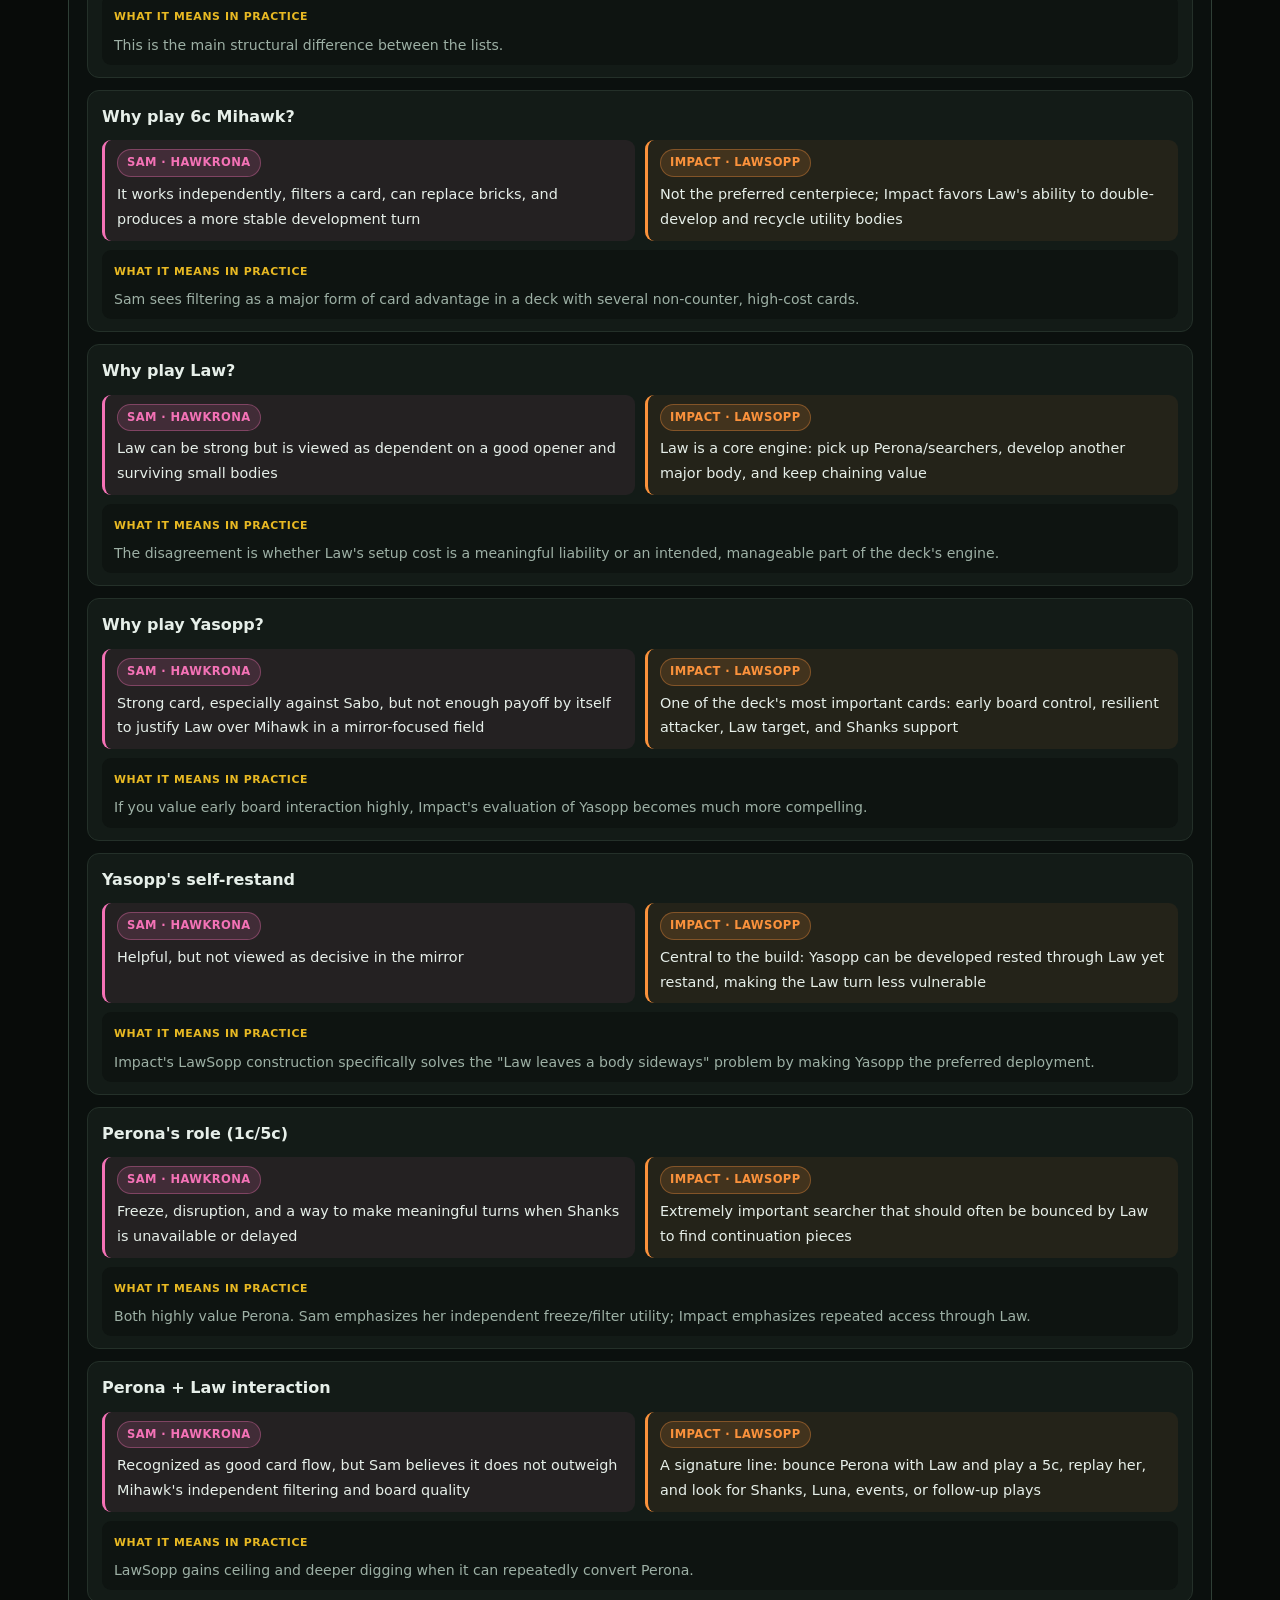
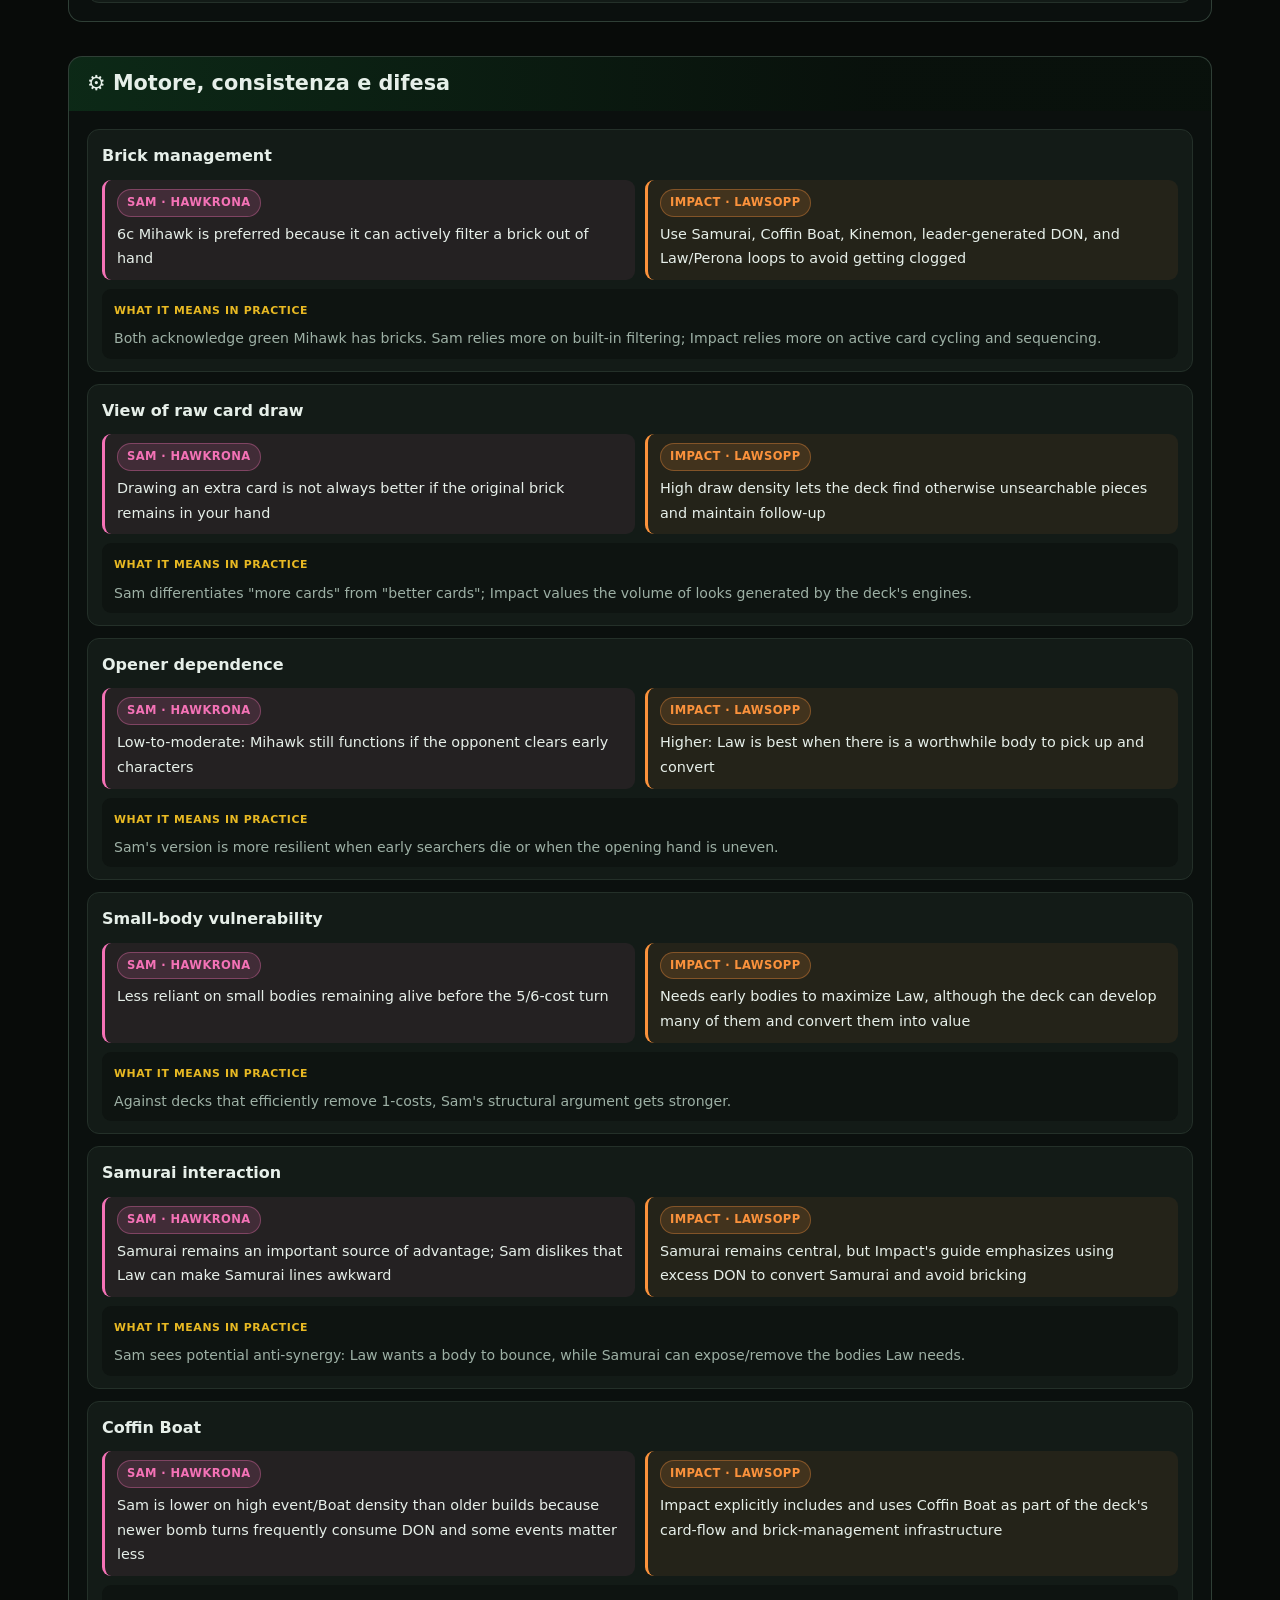
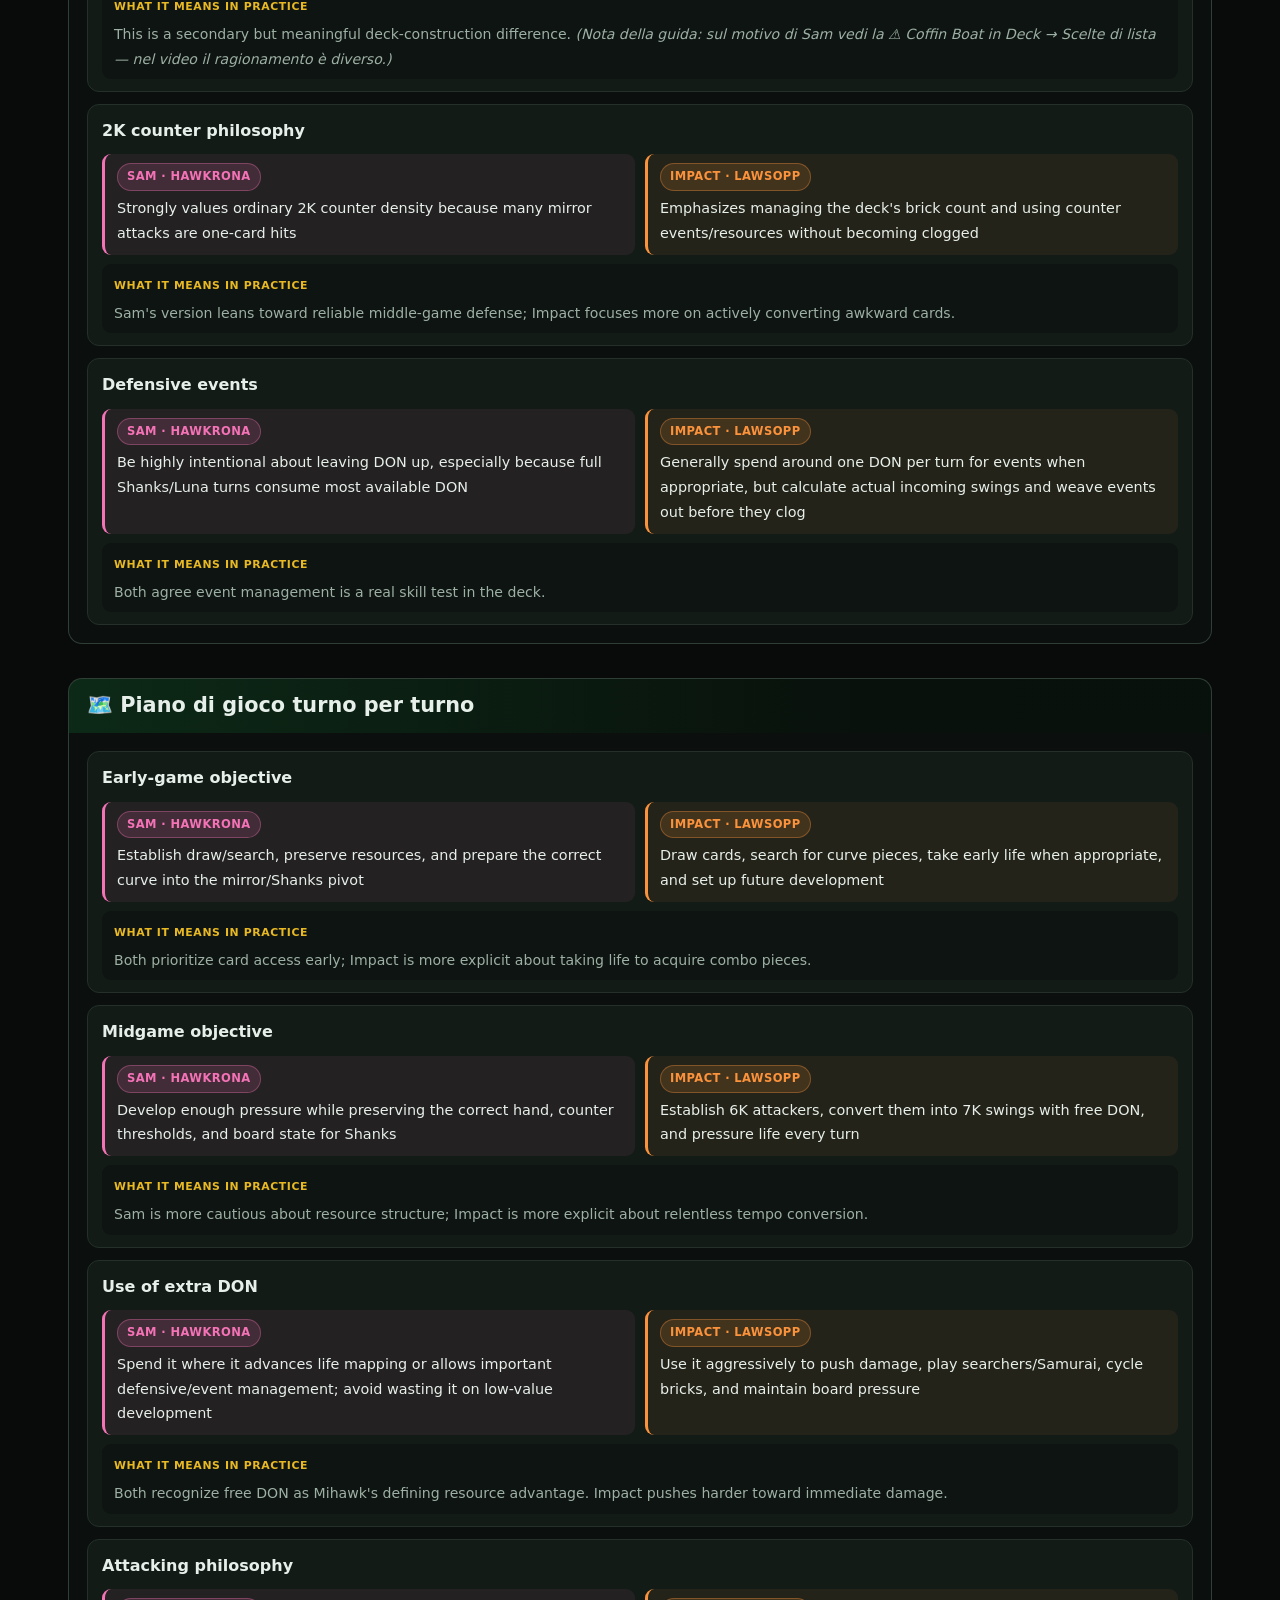
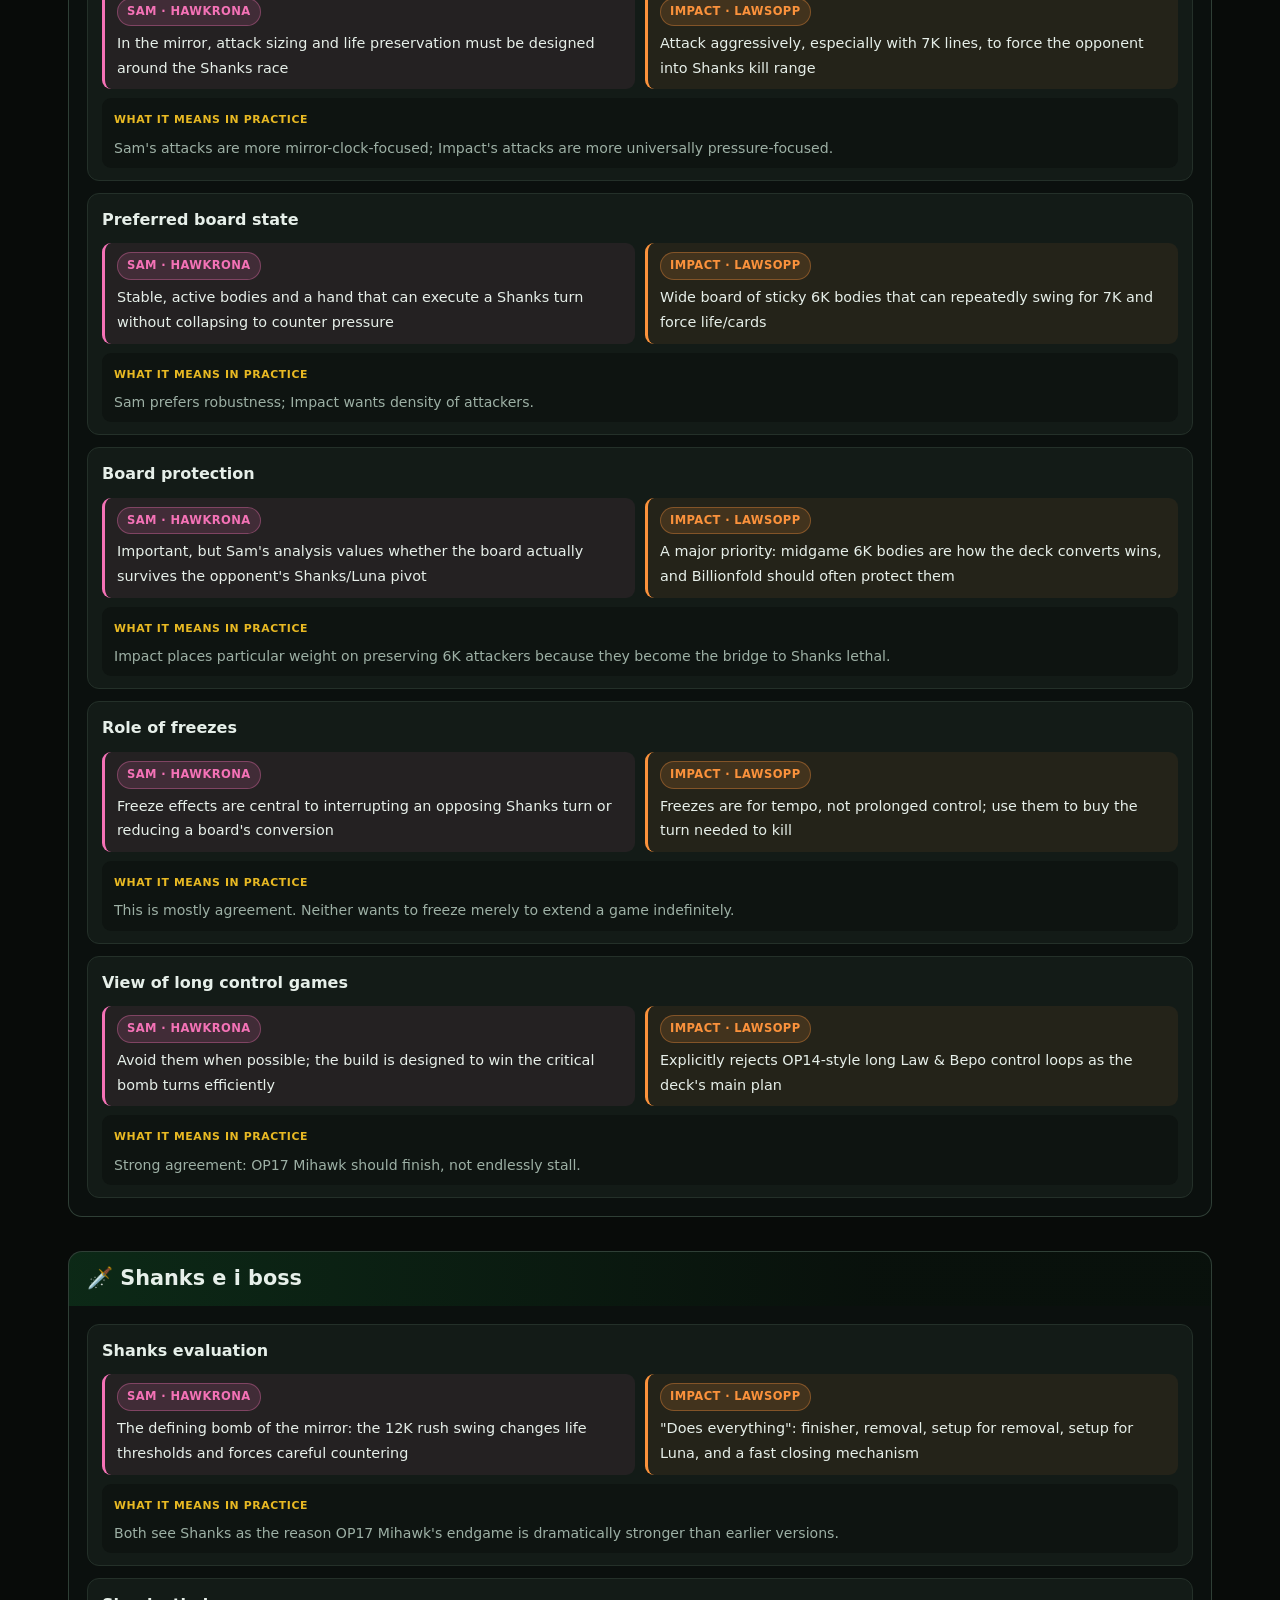
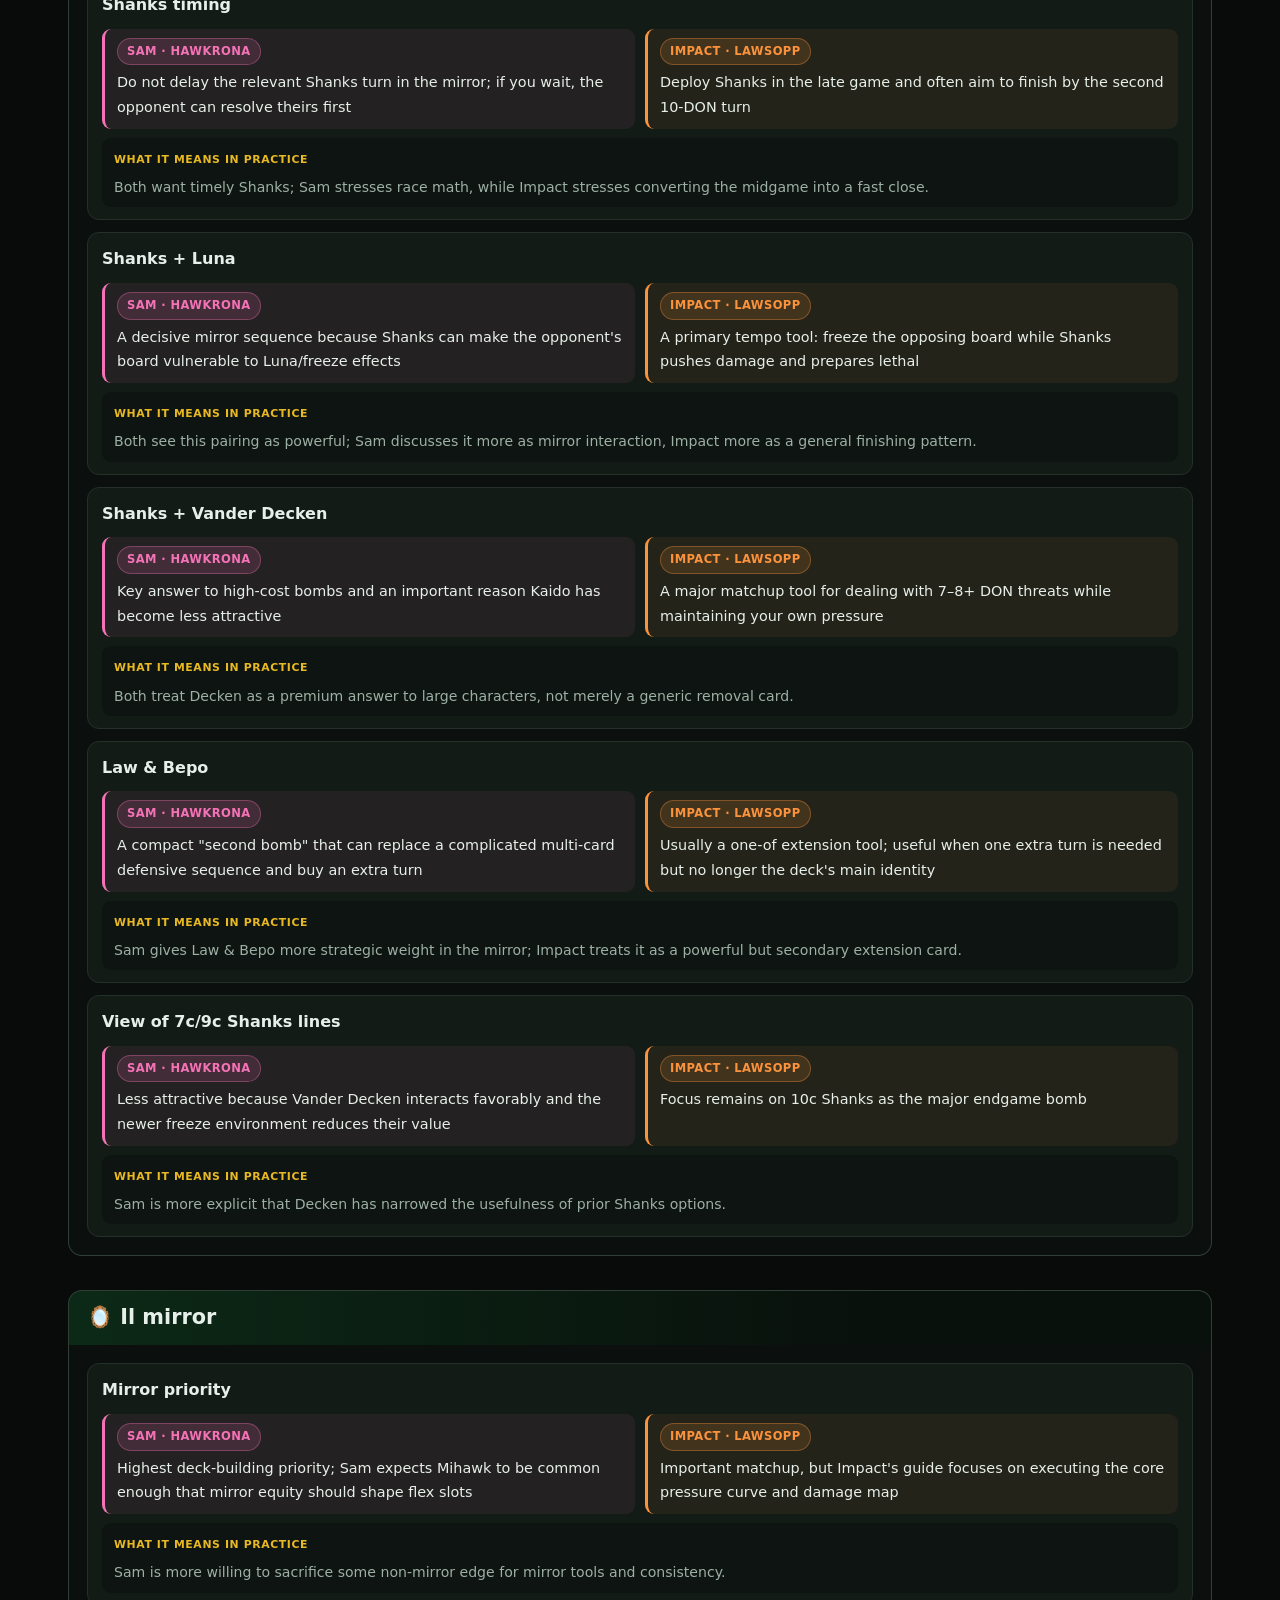
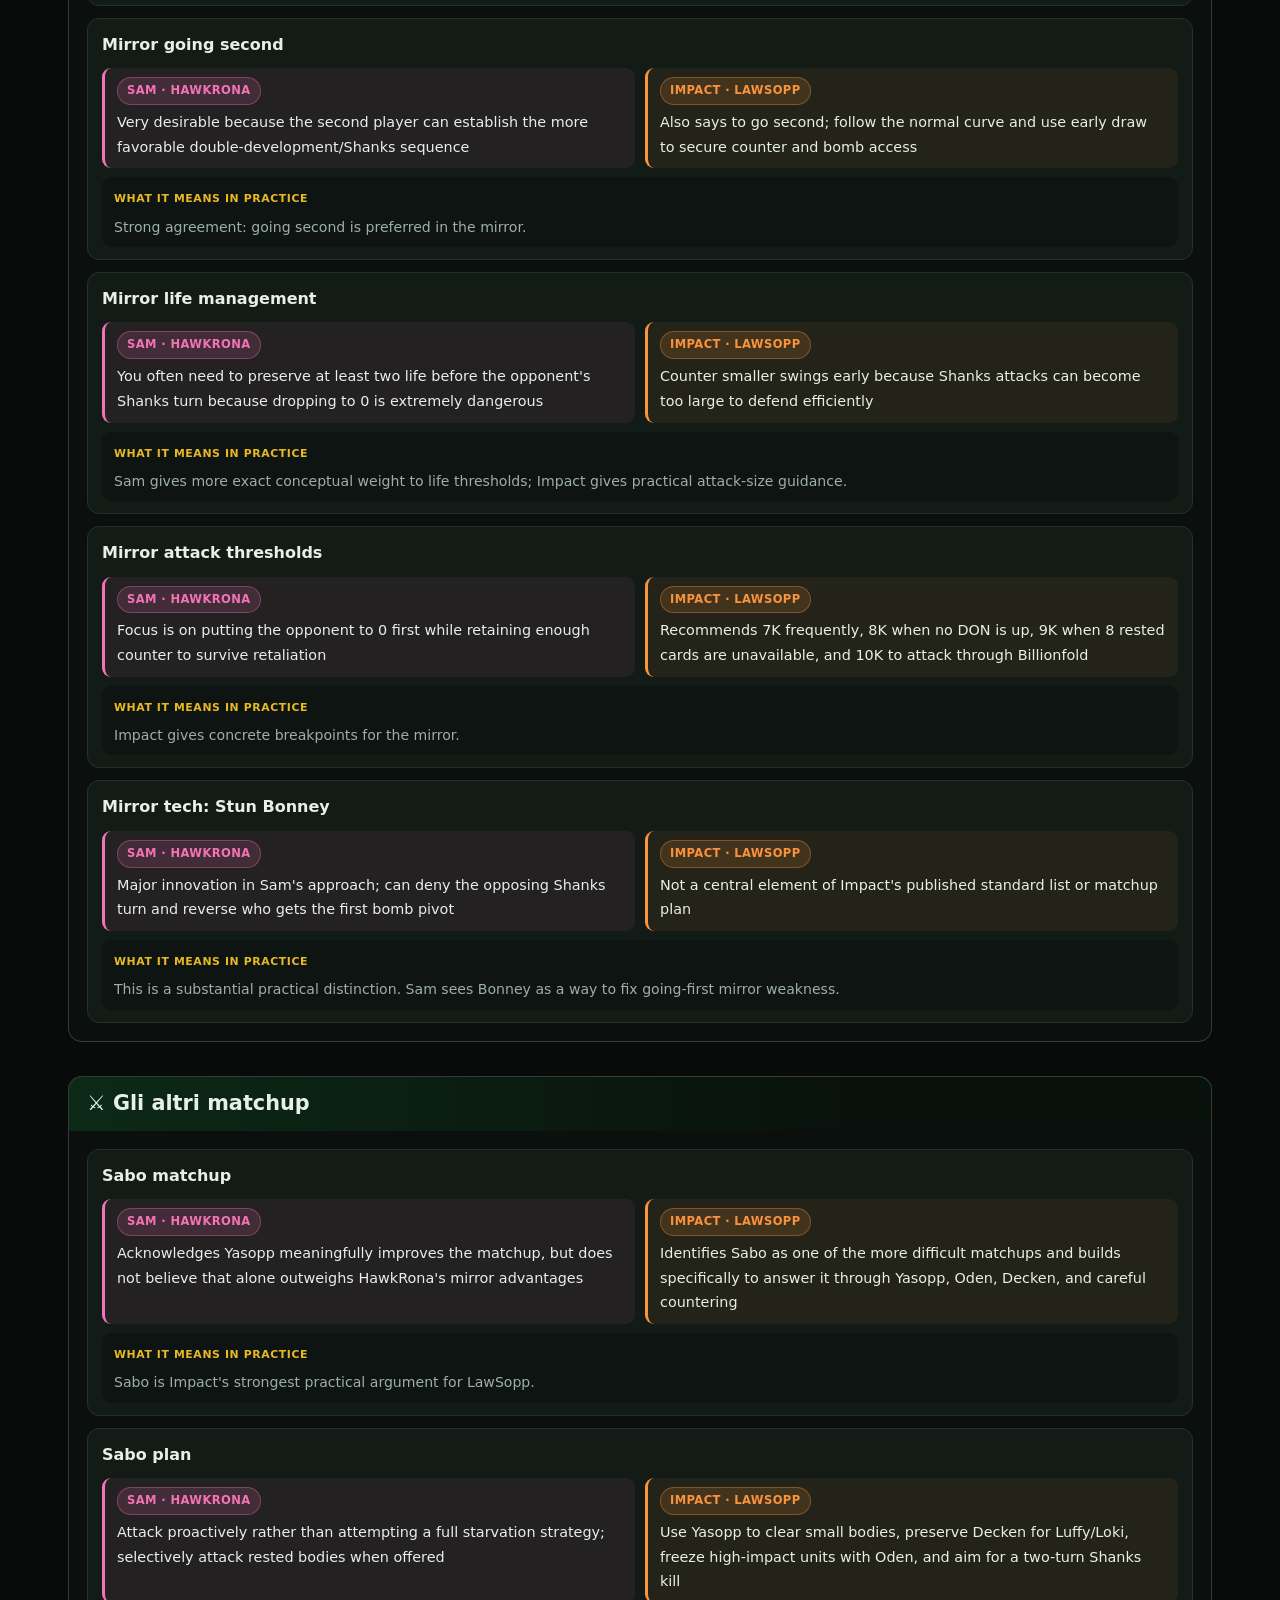
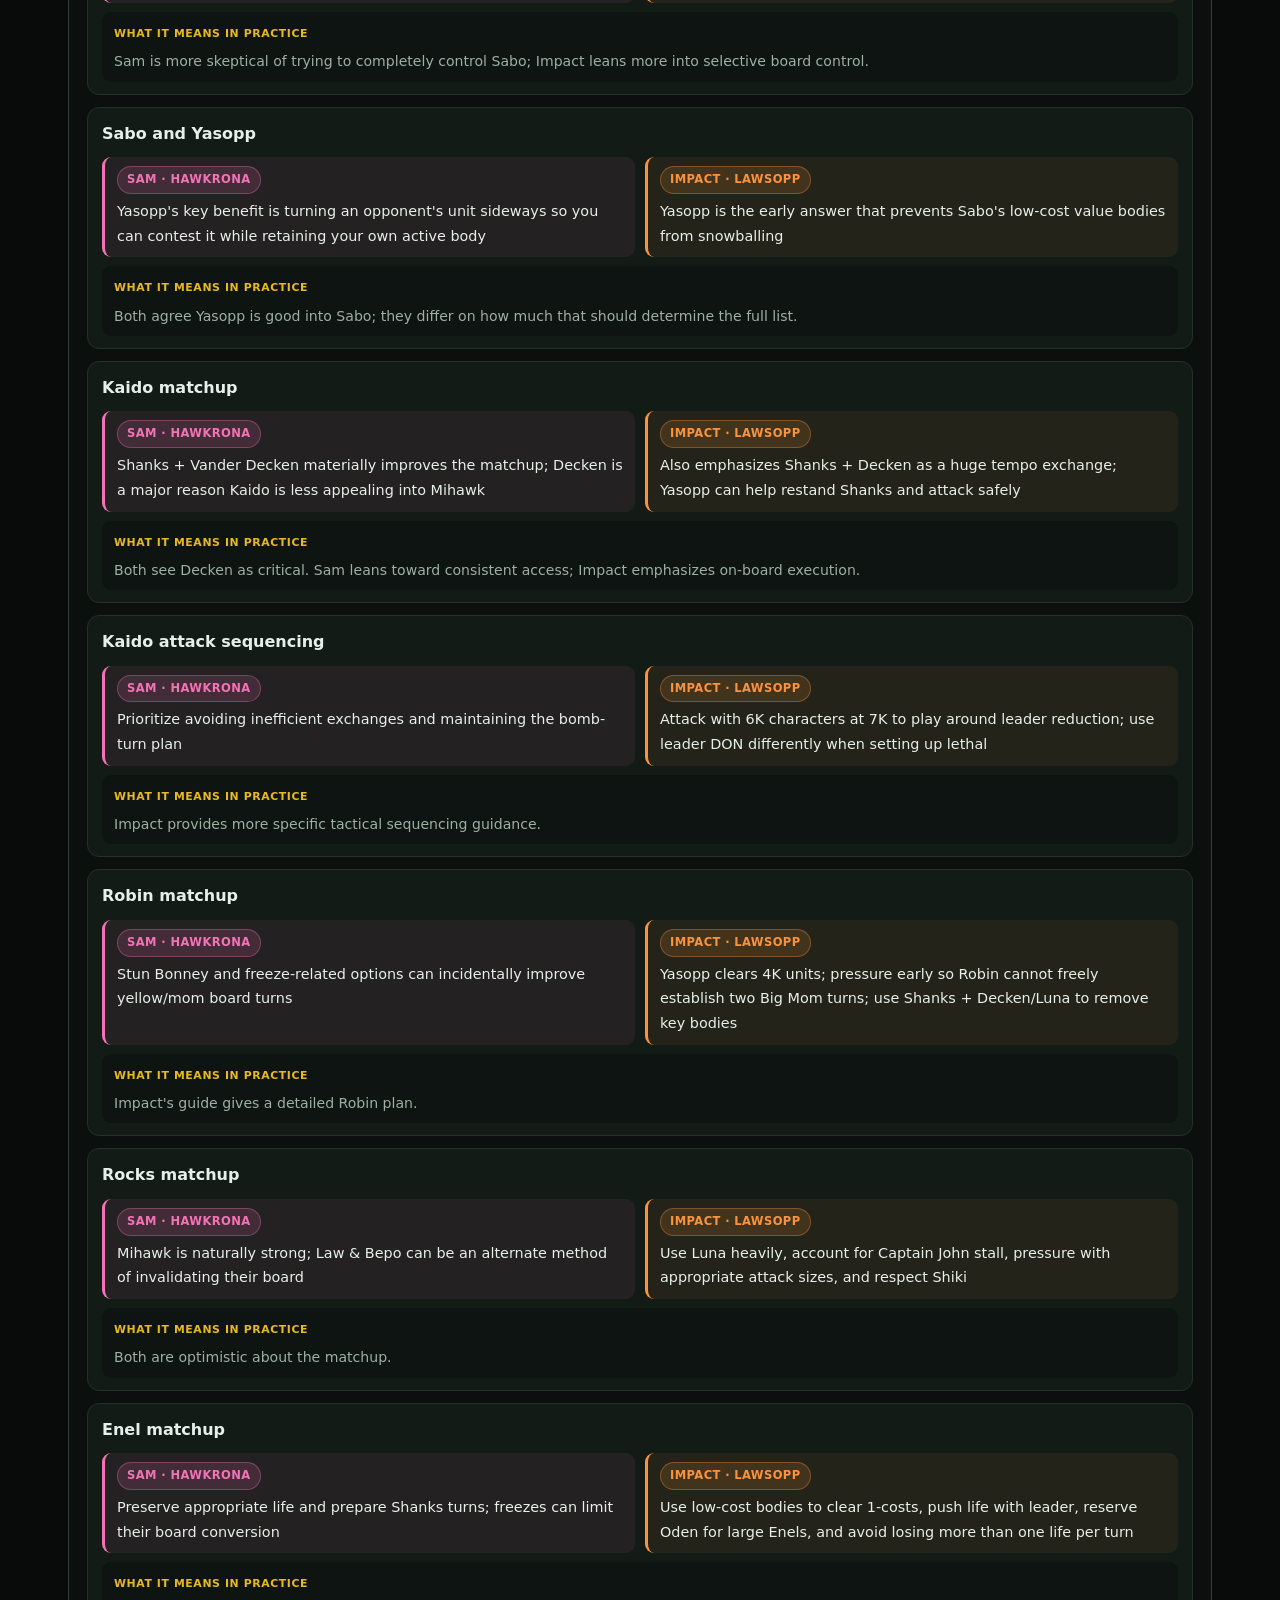
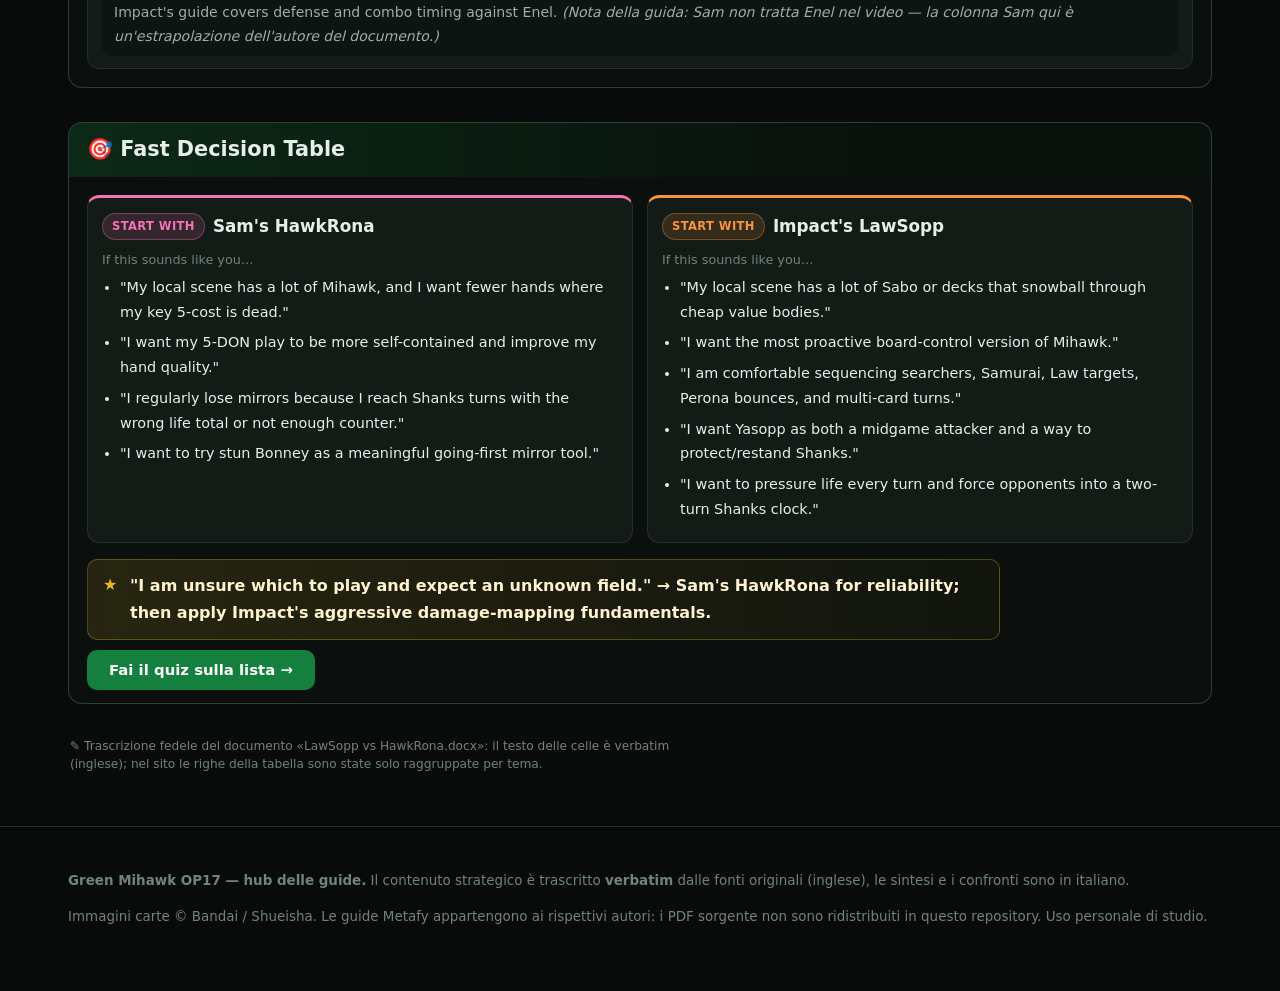
<file: confronto.html>
<!DOCTYPE html><html lang="it"><head>
<meta charset="utf-8"><meta name="viewport" content="width=device-width,initial-scale=1">
<title>LawSopp vs HawkRona — Green Mihawk OP17</title>
<meta name="description" content="Le due versioni di Green Mihawk OP17 a confronto argomento per argomento.">
<link rel="icon" href="data:image/svg+xml,<svg xmlns='http://www.w3.org/2000/svg' viewBox='0 0 100 100'><text y='.9em' font-size='90'>🗡️</text></svg>">
<link rel="stylesheet" href="assets/style.css">
</head><body>
<header class="top"><div class="wrap topbar">
<div class="brand"><span class="dot"></span><a href="index.html">Green Mihawk OP17</a></div>
<button class="navtoggle" type="button" aria-label="Apri il menu" aria-expanded="false"><span></span></button>
<nav class="main">
<a href="index.html">Home</a>
<div class="dd"><button class="dd-b" type="button" aria-expanded="false">Quiz <i>▾</i></button><div class="dd-m">
 <a href="quiz-deck.html"><b>Quale lista fa per te</b><span>11 domande, compresi i matchup che soffri tu</span></a>
 <a href="quiz-player.html"><b>Che giocatore sei</b><span>A quale dei cinque autori somigli</span></a>
</div></div>
<a href="matchup.html">Matchup</a>
<a href="mirror.html">Mirror</a>
<a href="confronto.html">LawSopp vs HawkRona</a>
<div class="dd"><button class="dd-b" type="button" aria-expanded="false">Guide <i>▾</i></button><div class="dd-m">
 <a href="guide/raphterra.html"><b><i class="sw" style="background:var(--raph)"></i>Raphterra</b><span>La più sistematica · 6 capitoli</span></a>
 <a href="guide/rondino.html"><b><i class="sw" style="background:var(--rond)"></i>Rondino</b><span>La matchups bible · masterclass 16/09</span></a>
 <a href="guide/nebulus.html"><b><i class="sw" style="background:var(--neb)"></i>NebulusTCG</b><span>Tech, probabilità, mazzi gialli</span></a>
 <a href="guide/impact.html"><b><i class="sw" style="background:var(--impact)"></i>Impact</b><span>Law + Yasopp · slide, video, Q&amp;A 17/09</span></a>
 <a href="guide/samsans.html"><b><i class="sw" style="background:var(--sam)"></i>samsansOP</b><span>Mihawk 6c + Perona 5c · video</span></a>
 <a href="guide/dojo.html"><b><i class="sw" style="background:var(--dojo)"></i>The Dojo</b><span>Sessioni: VOD review e ladder di Elijah</span></a>
</div></div>
<a href="video.html">Video</a>
<a href="carte.html">Carte</a>
</nav></div></header>
<div class="hero hero-s"><div class="wrap">
<span class="badge b-sint">Documento comparativo</span>
<h1 style="margin-top:12px">LawSopp vs <em>HawkRona</em></h1>
<p class="sub">Le due versioni del mazzo messe a confronto argomento per argomento —
Law + Yasopp (Impact) contro Mihawk 6c + Perona 5c (samsansOP). Le 50 righe del documento sono
raggruppate per tema: per ognuna la posizione di Sam, quella di Impact e cosa significa in pratica.</p>
</div></div>
<section class="gpage"><div class="wrap">
<div class="agg" style="margin:0 0 16px"><b class="agg-h">🆕 Aggiornamento 17/09</b>
<p>Il documento confronta le liste di fine agosto. Nel Q&amp;A del 17/09 Impact indica tre build: la <b>tempo/Perona</b>
(la più vicina a HawkRona, 1ª al regionale, «best in the mirror»), la <b>rest-spell build</b> con 4 «Faces of Trash» e 4 Coffin Boat
(2ª al regionale, la sua scelta per il weekend) e l'<b>ibrida</b> 3 Law / 2 Hawk. La LawSopp di questa pagina è quindi la base da cui è
partita la sua build attuale, non la build attuale.
<a href="guide/impact.html#qa1709">Le tre build nel Q&amp;A →</a></p></div>
<div class="cmp-legend"><span><i class="sw" style="background:var(--sam)"></i><b>Sam · HawkRona</b> — 6c Mihawk + Perona</span>
<span><i class="sw" style="background:var(--impact)"></i><b>Impact · LawSopp</b> — Law + Yasopp</span></div>
<div class="cmap"><div class="cmap-h">Salta a un tema</div><div class="cmap-g"><a class="cm-t" href="#identita" data-jump="identita"><span class="cm-ico">🧭</span><span>Identità e filosofia<small>8 voci</small></span></a><a class="cm-t" href="#pacchetto" data-jump="pacchetto"><span class="cm-ico">🃏</span><span>Il pacchetto da 5 e 6 costi<small>7 voci</small></span></a><a class="cm-t" href="#motore" data-jump="motore"><span class="cm-ico">⚙️</span><span>Motore, consistenza e difesa<small>8 voci</small></span></a><a class="cm-t" href="#piano" data-jump="piano"><span class="cm-ico">🗺️</span><span>Piano di gioco turno per turno<small>8 voci</small></span></a><a class="cm-t" href="#shanks" data-jump="shanks"><span class="cm-ico">🗡️</span><span>Shanks e i boss<small>6 voci</small></span></a><a class="cm-t" href="#mirror" data-jump="mirror"><span class="cm-ico">🪞</span><span>Il mirror<small>5 voci</small></span></a><a class="cm-t" href="#matchup" data-jump="matchup"><span class="cm-ico">⚔️</span><span>Gli altri matchup<small>8 voci</small></span></a>
<a class="cm-t" href="#fast" data-jump="fast"><span class="cm-ico">🎯</span><span>Fast Decision Table<small>quale scegliere</small></span></a></div></div>
<div class="verb"><section class="gs" ><div class="gs-h"><h2 id="identita">🧭 Identità e filosofia</h2></div><div class="gs-b cmp-list"><article class="cmp"><h4>Primary deck identity</h4><div class="cmp-2"><div class="cmp-s"><span class="badge b-sam">Sam · HawkRona</span><p>Aggressive midrange tuned for consistency, clean resource conversion, and mirror performance</p></div><div class="cmp-i"><span class="badge b-impact">Impact · LawSopp</span><p>Aggressive midrange tuned for board development, tempo, and rapid Shanks finishing</p></div></div><div class="cmp-p"><b>What it means in practice</b><p>Both are proactive decks. Neither teacher believes OP17 Mihawk should primarily play as a slow control deck.</p></div></article><article class="cmp"><h4>Central philosophy</h4><div class="cmp-2"><div class="cmp-s"><span class="badge b-sam">Sam · HawkRona</span><p>Reduce failed hands and reach the Shanks pivot with the right cards, board state, life total, and counter resources</p></div><div class="cmp-i"><span class="badge b-impact">Impact · LawSopp</span><p>Build a board quickly, use extra DON to attack efficiently, and force the opponent into Shanks kill range</p></div></div><div class="cmp-p"><b>What it means in practice</b><p>Sam favors a higher floor; Impact emphasizes a higher tempo ceiling.</p></div></article><article class="cmp"><h4>Main source of advantage</h4><div class="cmp-2"><div class="cmp-s"><span class="badge b-sam">Sam · HawkRona</span><p>Card quality, clean sequencing, filtering, freeze timing, and mirror disruption</p></div><div class="cmp-i"><span class="badge b-impact">Impact · LawSopp</span><p>Card volume, repeated searches, double development, resilient Yasopp pressure, and free-DON attacks</p></div></div><div class="cmp-p"><b>What it means in practice</b><p>Sam improves quality of resources; Impact increases quantity and tempo of resource conversion.</p></div></article><article class="cmp"><h4>Main failure mode</h4><div class="cmp-2"><div class="cmp-s"><span class="badge b-sam">Sam · HawkRona</span><p>Potentially gives up some direct board-control edge, especially into Sabo, by not fully exploiting Yasopp</p></div><div class="cmp-i"><span class="badge b-impact">Impact · LawSopp</span><p>Can draw the wrong mix of setup cards/bricks, lose Law targets, or face awkward Samurai/Law sequencing</p></div></div><div class="cmp-p"><b>What it means in practice</b><p>Pick Sam's list if you hate inconsistency; pick Impact's list if you hate losing the board early.</p></div></article><article class="cmp"><h4>Skill test</h4><div class="cmp-2"><div class="cmp-s"><span class="badge b-sam">Sam · HawkRona</span><p>Life mapping, counter thresholds, identifying when to skip lower-value development, and navigating the mirror bomb race</p></div><div class="cmp-i"><span class="badge b-impact">Impact · LawSopp</span><p>Sequencing searches before Law, Law target management, board protection, identifying damage breakpoints, and planning multistep lethal turns</p></div></div><div class="cmp-p"><b>What it means in practice</b><p>Both are difficult decks, but their difficult decisions occur at different points in the game.</p></div></article><article class="cmp"><h4>Best player profile</h4><div class="cmp-2"><div class="cmp-s"><span class="badge b-sam">Sam · HawkRona</span><p>Player who wants consistency, anticipates many Mihawk mirrors, and prefers a disciplined, calculated bomb-turn plan</p></div><div class="cmp-i"><span class="badge b-impact">Impact · LawSopp</span><p>Player who enjoys active board combat, technical sequencing, repeated Perona loops, and applying pressure every turn</p></div></div><div class="cmp-p"><b>What it means in practice</b><p>The "better" list may be less about raw power than about your local field and decision-making strengths.</p></div></article><article class="cmp"><h4>Best metagame profile</h4><div class="cmp-2"><div class="cmp-s"><span class="badge b-sam">Sam · HawkRona</span><p>Mihawk-heavy, open, uncertain, or interaction-heavy field where clean execution is paramount</p></div><div class="cmp-i"><span class="badge b-impact">Impact · LawSopp</span><p>Sabo-heavy, small-body-heavy, board-centric field where Yasopp can repeatedly produce tempo</p></div></div><div class="cmp-p"><b>What it means in practice</b><p>Sam's build hedges against expected mirrors; Impact's build attacks established boards.</p></div></article><article class="cmp"><h4>Most transferable lesson</h4><div class="cmp-2"><div class="cmp-s"><span class="badge b-sam">Sam · HawkRona</span><p>Do not confuse drawing more cards with improving hand quality; life/counter math determines whether Shanks actually wins</p></div><div class="cmp-i"><span class="badge b-impact">Impact · LawSopp</span><p>Do not play Mihawk passively; build the board, convert free DON into 7K pressure, and map the opponent into Shanks range</p></div></div><div class="cmp-p"><b>What it means in practice</b><p>Combining these lessons produces the strongest overall Mihawk fundamentals.</p></div></article></div></section><section class="gs" ><div class="gs-h"><h2 id="pacchetto">🃏 Il pacchetto da 5 e 6 costi</h2></div><div class="gs-b cmp-list"><article class="cmp"><h4>Preferred 5/6-cost package</h4><div class="cmp-2"><div class="cmp-s"><span class="badge b-sam">Sam · HawkRona</span><p>6-cost Mihawk and Perona</p></div><div class="cmp-i"><span class="badge b-impact">Impact · LawSopp</span><p>Trafalgar Law and Yasopp, with Perona searcher as a reusable engine</p></div></div><div class="cmp-p"><b>What it means in practice</b><p>This is the main structural difference between the lists.</p></div></article><article class="cmp"><h4>Why play 6c Mihawk?</h4><div class="cmp-2"><div class="cmp-s"><span class="badge b-sam">Sam · HawkRona</span><p>It works independently, filters a card, can replace bricks, and produces a more stable development turn</p></div><div class="cmp-i"><span class="badge b-impact">Impact · LawSopp</span><p>Not the preferred centerpiece; Impact favors Law's ability to double-develop and recycle utility bodies</p></div></div><div class="cmp-p"><b>What it means in practice</b><p>Sam sees filtering as a major form of card advantage in a deck with several non-counter, high-cost cards.</p></div></article><article class="cmp"><h4>Why play Law?</h4><div class="cmp-2"><div class="cmp-s"><span class="badge b-sam">Sam · HawkRona</span><p>Law can be strong but is viewed as dependent on a good opener and surviving small bodies</p></div><div class="cmp-i"><span class="badge b-impact">Impact · LawSopp</span><p>Law is a core engine: pick up Perona/searchers, develop another major body, and keep chaining value</p></div></div><div class="cmp-p"><b>What it means in practice</b><p>The disagreement is whether Law's setup cost is a meaningful liability or an intended, manageable part of the deck's engine.</p></div></article><article class="cmp"><h4>Why play Yasopp?</h4><div class="cmp-2"><div class="cmp-s"><span class="badge b-sam">Sam · HawkRona</span><p>Strong card, especially against Sabo, but not enough payoff by itself to justify Law over Mihawk in a mirror-focused field</p></div><div class="cmp-i"><span class="badge b-impact">Impact · LawSopp</span><p>One of the deck's most important cards: early board control, resilient attacker, Law target, and Shanks support</p></div></div><div class="cmp-p"><b>What it means in practice</b><p>If you value early board interaction highly, Impact's evaluation of Yasopp becomes much more compelling.</p></div></article><article class="cmp"><h4>Yasopp's self-restand</h4><div class="cmp-2"><div class="cmp-s"><span class="badge b-sam">Sam · HawkRona</span><p>Helpful, but not viewed as decisive in the mirror</p></div><div class="cmp-i"><span class="badge b-impact">Impact · LawSopp</span><p>Central to the build: Yasopp can be developed rested through Law yet restand, making the Law turn less vulnerable</p></div></div><div class="cmp-p"><b>What it means in practice</b><p>Impact's LawSopp construction specifically solves the "Law leaves a body sideways" problem by making Yasopp the preferred deployment.</p></div></article><article class="cmp"><h4>Perona's role (1c/5c)</h4><div class="cmp-2"><div class="cmp-s"><span class="badge b-sam">Sam · HawkRona</span><p>Freeze, disruption, and a way to make meaningful turns when Shanks is unavailable or delayed</p></div><div class="cmp-i"><span class="badge b-impact">Impact · LawSopp</span><p>Extremely important searcher that should often be bounced by Law to find continuation pieces</p></div></div><div class="cmp-p"><b>What it means in practice</b><p>Both highly value Perona. Sam emphasizes her independent freeze/filter utility; Impact emphasizes repeated access through Law.</p></div></article><article class="cmp"><h4>Perona + Law interaction</h4><div class="cmp-2"><div class="cmp-s"><span class="badge b-sam">Sam · HawkRona</span><p>Recognized as good card flow, but Sam believes it does not outweigh Mihawk's independent filtering and board quality</p></div><div class="cmp-i"><span class="badge b-impact">Impact · LawSopp</span><p>A signature line: bounce Perona with Law and play a 5c, replay her, and look for Shanks, Luna, events, or follow-up plays</p></div></div><div class="cmp-p"><b>What it means in practice</b><p>LawSopp gains ceiling and deeper digging when it can repeatedly convert Perona.</p></div></article></div></section><section class="gs" ><div class="gs-h"><h2 id="motore">⚙️ Motore, consistenza e difesa</h2></div><div class="gs-b cmp-list"><article class="cmp"><h4>Brick management</h4><div class="cmp-2"><div class="cmp-s"><span class="badge b-sam">Sam · HawkRona</span><p>6c Mihawk is preferred because it can actively filter a brick out of hand</p></div><div class="cmp-i"><span class="badge b-impact">Impact · LawSopp</span><p>Use Samurai, Coffin Boat, Kinemon, leader-generated DON, and Law/Perona loops to avoid getting clogged</p></div></div><div class="cmp-p"><b>What it means in practice</b><p>Both acknowledge green Mihawk has bricks. Sam relies more on built-in filtering; Impact relies more on active card cycling and sequencing.</p></div></article><article class="cmp"><h4>View of raw card draw</h4><div class="cmp-2"><div class="cmp-s"><span class="badge b-sam">Sam · HawkRona</span><p>Drawing an extra card is not always better if the original brick remains in your hand</p></div><div class="cmp-i"><span class="badge b-impact">Impact · LawSopp</span><p>High draw density lets the deck find otherwise unsearchable pieces and maintain follow-up</p></div></div><div class="cmp-p"><b>What it means in practice</b><p>Sam differentiates "more cards" from "better cards"; Impact values the volume of looks generated by the deck's engines.</p></div></article><article class="cmp"><h4>Opener dependence</h4><div class="cmp-2"><div class="cmp-s"><span class="badge b-sam">Sam · HawkRona</span><p>Low-to-moderate: Mihawk still functions if the opponent clears early characters</p></div><div class="cmp-i"><span class="badge b-impact">Impact · LawSopp</span><p>Higher: Law is best when there is a worthwhile body to pick up and convert</p></div></div><div class="cmp-p"><b>What it means in practice</b><p>Sam's version is more resilient when early searchers die or when the opening hand is uneven.</p></div></article><article class="cmp"><h4>Small-body vulnerability</h4><div class="cmp-2"><div class="cmp-s"><span class="badge b-sam">Sam · HawkRona</span><p>Less reliant on small bodies remaining alive before the 5/6-cost turn</p></div><div class="cmp-i"><span class="badge b-impact">Impact · LawSopp</span><p>Needs early bodies to maximize Law, although the deck can develop many of them and convert them into value</p></div></div><div class="cmp-p"><b>What it means in practice</b><p>Against decks that efficiently remove 1-costs, Sam's structural argument gets stronger.</p></div></article><article class="cmp"><h4>Samurai interaction</h4><div class="cmp-2"><div class="cmp-s"><span class="badge b-sam">Sam · HawkRona</span><p>Samurai remains an important source of advantage; Sam dislikes that Law can make Samurai lines awkward</p></div><div class="cmp-i"><span class="badge b-impact">Impact · LawSopp</span><p>Samurai remains central, but Impact's guide emphasizes using excess DON to convert Samurai and avoid bricking</p></div></div><div class="cmp-p"><b>What it means in practice</b><p>Sam sees potential anti-synergy: Law wants a body to bounce, while Samurai can expose/remove the bodies Law needs.</p></div></article><article class="cmp"><h4>Coffin Boat</h4><div class="cmp-2"><div class="cmp-s"><span class="badge b-sam">Sam · HawkRona</span><p>Sam is lower on high event/Boat density than older builds because newer bomb turns frequently consume DON and some events matter less</p></div><div class="cmp-i"><span class="badge b-impact">Impact · LawSopp</span><p>Impact explicitly includes and uses Coffin Boat as part of the deck's card-flow and brick-management infrastructure</p></div></div><div class="cmp-p"><b>What it means in practice</b><p>This is a secondary but meaningful deck-construction difference. <em>(Nota della guida: sul motivo di Sam vedi la ⚠️ Coffin Boat in Deck → Scelte di lista — nel video il ragionamento è diverso.)</em></p></div></article><article class="cmp"><h4>2K counter philosophy</h4><div class="cmp-2"><div class="cmp-s"><span class="badge b-sam">Sam · HawkRona</span><p>Strongly values ordinary 2K counter density because many mirror attacks are one-card hits</p></div><div class="cmp-i"><span class="badge b-impact">Impact · LawSopp</span><p>Emphasizes managing the deck's brick count and using counter events/resources without becoming clogged</p></div></div><div class="cmp-p"><b>What it means in practice</b><p>Sam's version leans toward reliable middle-game defense; Impact focuses more on actively converting awkward cards.</p></div></article><article class="cmp"><h4>Defensive events</h4><div class="cmp-2"><div class="cmp-s"><span class="badge b-sam">Sam · HawkRona</span><p>Be highly intentional about leaving DON up, especially because full Shanks/Luna turns consume most available DON</p></div><div class="cmp-i"><span class="badge b-impact">Impact · LawSopp</span><p>Generally spend around one DON per turn for events when appropriate, but calculate actual incoming swings and weave events out before they clog</p></div></div><div class="cmp-p"><b>What it means in practice</b><p>Both agree event management is a real skill test in the deck.</p></div></article></div></section><section class="gs" ><div class="gs-h"><h2 id="piano">🗺️ Piano di gioco turno per turno</h2></div><div class="gs-b cmp-list"><article class="cmp"><h4>Early-game objective</h4><div class="cmp-2"><div class="cmp-s"><span class="badge b-sam">Sam · HawkRona</span><p>Establish draw/search, preserve resources, and prepare the correct curve into the mirror/Shanks pivot</p></div><div class="cmp-i"><span class="badge b-impact">Impact · LawSopp</span><p>Draw cards, search for curve pieces, take early life when appropriate, and set up future development</p></div></div><div class="cmp-p"><b>What it means in practice</b><p>Both prioritize card access early; Impact is more explicit about taking life to acquire combo pieces.</p></div></article><article class="cmp"><h4>Midgame objective</h4><div class="cmp-2"><div class="cmp-s"><span class="badge b-sam">Sam · HawkRona</span><p>Develop enough pressure while preserving the correct hand, counter thresholds, and board state for Shanks</p></div><div class="cmp-i"><span class="badge b-impact">Impact · LawSopp</span><p>Establish 6K attackers, convert them into 7K swings with free DON, and pressure life every turn</p></div></div><div class="cmp-p"><b>What it means in practice</b><p>Sam is more cautious about resource structure; Impact is more explicit about relentless tempo conversion.</p></div></article><article class="cmp"><h4>Use of extra DON</h4><div class="cmp-2"><div class="cmp-s"><span class="badge b-sam">Sam · HawkRona</span><p>Spend it where it advances life mapping or allows important defensive/event management; avoid wasting it on low-value development</p></div><div class="cmp-i"><span class="badge b-impact">Impact · LawSopp</span><p>Use it aggressively to push damage, play searchers/Samurai, cycle bricks, and maintain board pressure</p></div></div><div class="cmp-p"><b>What it means in practice</b><p>Both recognize free DON as Mihawk's defining resource advantage. Impact pushes harder toward immediate damage.</p></div></article><article class="cmp"><h4>Attacking philosophy</h4><div class="cmp-2"><div class="cmp-s"><span class="badge b-sam">Sam · HawkRona</span><p>In the mirror, attack sizing and life preservation must be designed around the Shanks race</p></div><div class="cmp-i"><span class="badge b-impact">Impact · LawSopp</span><p>Attack aggressively, especially with 7K lines, to force the opponent into Shanks kill range</p></div></div><div class="cmp-p"><b>What it means in practice</b><p>Sam's attacks are more mirror-clock-focused; Impact's attacks are more universally pressure-focused.</p></div></article><article class="cmp"><h4>Preferred board state</h4><div class="cmp-2"><div class="cmp-s"><span class="badge b-sam">Sam · HawkRona</span><p>Stable, active bodies and a hand that can execute a Shanks turn without collapsing to counter pressure</p></div><div class="cmp-i"><span class="badge b-impact">Impact · LawSopp</span><p>Wide board of sticky 6K bodies that can repeatedly swing for 7K and force life/cards</p></div></div><div class="cmp-p"><b>What it means in practice</b><p>Sam prefers robustness; Impact wants density of attackers.</p></div></article><article class="cmp"><h4>Board protection</h4><div class="cmp-2"><div class="cmp-s"><span class="badge b-sam">Sam · HawkRona</span><p>Important, but Sam's analysis values whether the board actually survives the opponent's Shanks/Luna pivot</p></div><div class="cmp-i"><span class="badge b-impact">Impact · LawSopp</span><p>A major priority: midgame 6K bodies are how the deck converts wins, and Billionfold should often protect them</p></div></div><div class="cmp-p"><b>What it means in practice</b><p>Impact places particular weight on preserving 6K attackers because they become the bridge to Shanks lethal.</p></div></article><article class="cmp"><h4>Role of freezes</h4><div class="cmp-2"><div class="cmp-s"><span class="badge b-sam">Sam · HawkRona</span><p>Freeze effects are central to interrupting an opposing Shanks turn or reducing a board's conversion</p></div><div class="cmp-i"><span class="badge b-impact">Impact · LawSopp</span><p>Freezes are for tempo, not prolonged control; use them to buy the turn needed to kill</p></div></div><div class="cmp-p"><b>What it means in practice</b><p>This is mostly agreement. Neither wants to freeze merely to extend a game indefinitely.</p></div></article><article class="cmp"><h4>View of long control games</h4><div class="cmp-2"><div class="cmp-s"><span class="badge b-sam">Sam · HawkRona</span><p>Avoid them when possible; the build is designed to win the critical bomb turns efficiently</p></div><div class="cmp-i"><span class="badge b-impact">Impact · LawSopp</span><p>Explicitly rejects OP14-style long Law &amp; Bepo control loops as the deck's main plan</p></div></div><div class="cmp-p"><b>What it means in practice</b><p>Strong agreement: OP17 Mihawk should finish, not endlessly stall.</p></div></article></div></section><section class="gs" ><div class="gs-h"><h2 id="shanks">🗡️ Shanks e i boss</h2></div><div class="gs-b cmp-list"><article class="cmp"><h4>Shanks evaluation</h4><div class="cmp-2"><div class="cmp-s"><span class="badge b-sam">Sam · HawkRona</span><p>The defining bomb of the mirror: the 12K rush swing changes life thresholds and forces careful countering</p></div><div class="cmp-i"><span class="badge b-impact">Impact · LawSopp</span><p>"Does everything": finisher, removal, setup for removal, setup for Luna, and a fast closing mechanism</p></div></div><div class="cmp-p"><b>What it means in practice</b><p>Both see Shanks as the reason OP17 Mihawk's endgame is dramatically stronger than earlier versions.</p></div></article><article class="cmp"><h4>Shanks timing</h4><div class="cmp-2"><div class="cmp-s"><span class="badge b-sam">Sam · HawkRona</span><p>Do not delay the relevant Shanks turn in the mirror; if you wait, the opponent can resolve theirs first</p></div><div class="cmp-i"><span class="badge b-impact">Impact · LawSopp</span><p>Deploy Shanks in the late game and often aim to finish by the second 10-DON turn</p></div></div><div class="cmp-p"><b>What it means in practice</b><p>Both want timely Shanks; Sam stresses race math, while Impact stresses converting the midgame into a fast close.</p></div></article><article class="cmp"><h4>Shanks + Luna</h4><div class="cmp-2"><div class="cmp-s"><span class="badge b-sam">Sam · HawkRona</span><p>A decisive mirror sequence because Shanks can make the opponent's board vulnerable to Luna/freeze effects</p></div><div class="cmp-i"><span class="badge b-impact">Impact · LawSopp</span><p>A primary tempo tool: freeze the opposing board while Shanks pushes damage and prepares lethal</p></div></div><div class="cmp-p"><b>What it means in practice</b><p>Both see this pairing as powerful; Sam discusses it more as mirror interaction, Impact more as a general finishing pattern.</p></div></article><article class="cmp"><h4>Shanks + Vander Decken</h4><div class="cmp-2"><div class="cmp-s"><span class="badge b-sam">Sam · HawkRona</span><p>Key answer to high-cost bombs and an important reason Kaido has become less attractive</p></div><div class="cmp-i"><span class="badge b-impact">Impact · LawSopp</span><p>A major matchup tool for dealing with 7–8+ DON threats while maintaining your own pressure</p></div></div><div class="cmp-p"><b>What it means in practice</b><p>Both treat Decken as a premium answer to large characters, not merely a generic removal card.</p></div></article><article class="cmp"><h4>Law &amp; Bepo</h4><div class="cmp-2"><div class="cmp-s"><span class="badge b-sam">Sam · HawkRona</span><p>A compact "second bomb" that can replace a complicated multi-card defensive sequence and buy an extra turn</p></div><div class="cmp-i"><span class="badge b-impact">Impact · LawSopp</span><p>Usually a one-of extension tool; useful when one extra turn is needed but no longer the deck's main identity</p></div></div><div class="cmp-p"><b>What it means in practice</b><p>Sam gives Law &amp; Bepo more strategic weight in the mirror; Impact treats it as a powerful but secondary extension card.</p></div></article><article class="cmp"><h4>View of 7c/9c Shanks lines</h4><div class="cmp-2"><div class="cmp-s"><span class="badge b-sam">Sam · HawkRona</span><p>Less attractive because Vander Decken interacts favorably and the newer freeze environment reduces their value</p></div><div class="cmp-i"><span class="badge b-impact">Impact · LawSopp</span><p>Focus remains on 10c Shanks as the major endgame bomb</p></div></div><div class="cmp-p"><b>What it means in practice</b><p>Sam is more explicit that Decken has narrowed the usefulness of prior Shanks options.</p></div></article></div></section><section class="gs" ><div class="gs-h"><h2 id="mirror">🪞 Il mirror</h2></div><div class="gs-b cmp-list"><article class="cmp"><h4>Mirror priority</h4><div class="cmp-2"><div class="cmp-s"><span class="badge b-sam">Sam · HawkRona</span><p>Highest deck-building priority; Sam expects Mihawk to be common enough that mirror equity should shape flex slots</p></div><div class="cmp-i"><span class="badge b-impact">Impact · LawSopp</span><p>Important matchup, but Impact's guide focuses on executing the core pressure curve and damage map</p></div></div><div class="cmp-p"><b>What it means in practice</b><p>Sam is more willing to sacrifice some non-mirror edge for mirror tools and consistency.</p></div></article><article class="cmp"><h4>Mirror going second</h4><div class="cmp-2"><div class="cmp-s"><span class="badge b-sam">Sam · HawkRona</span><p>Very desirable because the second player can establish the more favorable double-development/Shanks sequence</p></div><div class="cmp-i"><span class="badge b-impact">Impact · LawSopp</span><p>Also says to go second; follow the normal curve and use early draw to secure counter and bomb access</p></div></div><div class="cmp-p"><b>What it means in practice</b><p>Strong agreement: going second is preferred in the mirror.</p></div></article><article class="cmp"><h4>Mirror life management</h4><div class="cmp-2"><div class="cmp-s"><span class="badge b-sam">Sam · HawkRona</span><p>You often need to preserve at least two life before the opponent's Shanks turn because dropping to 0 is extremely dangerous</p></div><div class="cmp-i"><span class="badge b-impact">Impact · LawSopp</span><p>Counter smaller swings early because Shanks attacks can become too large to defend efficiently</p></div></div><div class="cmp-p"><b>What it means in practice</b><p>Sam gives more exact conceptual weight to life thresholds; Impact gives practical attack-size guidance.</p></div></article><article class="cmp"><h4>Mirror attack thresholds</h4><div class="cmp-2"><div class="cmp-s"><span class="badge b-sam">Sam · HawkRona</span><p>Focus is on putting the opponent to 0 first while retaining enough counter to survive retaliation</p></div><div class="cmp-i"><span class="badge b-impact">Impact · LawSopp</span><p>Recommends 7K frequently, 8K when no DON is up, 9K when 8 rested cards are unavailable, and 10K to attack through Billionfold</p></div></div><div class="cmp-p"><b>What it means in practice</b><p>Impact gives concrete breakpoints for the mirror.</p></div></article><article class="cmp"><h4>Mirror tech: Stun Bonney</h4><div class="cmp-2"><div class="cmp-s"><span class="badge b-sam">Sam · HawkRona</span><p>Major innovation in Sam's approach; can deny the opposing Shanks turn and reverse who gets the first bomb pivot</p></div><div class="cmp-i"><span class="badge b-impact">Impact · LawSopp</span><p>Not a central element of Impact's published standard list or matchup plan</p></div></div><div class="cmp-p"><b>What it means in practice</b><p>This is a substantial practical distinction. Sam sees Bonney as a way to fix going-first mirror weakness.</p></div></article></div></section><section class="gs" ><div class="gs-h"><h2 id="matchup">⚔️ Gli altri matchup</h2></div><div class="gs-b cmp-list"><article class="cmp"><h4>Sabo matchup</h4><div class="cmp-2"><div class="cmp-s"><span class="badge b-sam">Sam · HawkRona</span><p>Acknowledges Yasopp meaningfully improves the matchup, but does not believe that alone outweighs HawkRona's mirror advantages</p></div><div class="cmp-i"><span class="badge b-impact">Impact · LawSopp</span><p>Identifies Sabo as one of the more difficult matchups and builds specifically to answer it through Yasopp, Oden, Decken, and careful countering</p></div></div><div class="cmp-p"><b>What it means in practice</b><p>Sabo is Impact's strongest practical argument for LawSopp.</p></div></article><article class="cmp"><h4>Sabo plan</h4><div class="cmp-2"><div class="cmp-s"><span class="badge b-sam">Sam · HawkRona</span><p>Attack proactively rather than attempting a full starvation strategy; selectively attack rested bodies when offered</p></div><div class="cmp-i"><span class="badge b-impact">Impact · LawSopp</span><p>Use Yasopp to clear small bodies, preserve Decken for Luffy/Loki, freeze high-impact units with Oden, and aim for a two-turn Shanks kill</p></div></div><div class="cmp-p"><b>What it means in practice</b><p>Sam is more skeptical of trying to completely control Sabo; Impact leans more into selective board control.</p></div></article><article class="cmp"><h4>Sabo and Yasopp</h4><div class="cmp-2"><div class="cmp-s"><span class="badge b-sam">Sam · HawkRona</span><p>Yasopp's key benefit is turning an opponent's unit sideways so you can contest it while retaining your own active body</p></div><div class="cmp-i"><span class="badge b-impact">Impact · LawSopp</span><p>Yasopp is the early answer that prevents Sabo's low-cost value bodies from snowballing</p></div></div><div class="cmp-p"><b>What it means in practice</b><p>Both agree Yasopp is good into Sabo; they differ on how much that should determine the full list.</p></div></article><article class="cmp"><h4>Kaido matchup</h4><div class="cmp-2"><div class="cmp-s"><span class="badge b-sam">Sam · HawkRona</span><p>Shanks + Vander Decken materially improves the matchup; Decken is a major reason Kaido is less appealing into Mihawk</p></div><div class="cmp-i"><span class="badge b-impact">Impact · LawSopp</span><p>Also emphasizes Shanks + Decken as a huge tempo exchange; Yasopp can help restand Shanks and attack safely</p></div></div><div class="cmp-p"><b>What it means in practice</b><p>Both see Decken as critical. Sam leans toward consistent access; Impact emphasizes on-board execution.</p></div></article><article class="cmp"><h4>Kaido attack sequencing</h4><div class="cmp-2"><div class="cmp-s"><span class="badge b-sam">Sam · HawkRona</span><p>Prioritize avoiding inefficient exchanges and maintaining the bomb-turn plan</p></div><div class="cmp-i"><span class="badge b-impact">Impact · LawSopp</span><p>Attack with 6K characters at 7K to play around leader reduction; use leader DON differently when setting up lethal</p></div></div><div class="cmp-p"><b>What it means in practice</b><p>Impact provides more specific tactical sequencing guidance.</p></div></article><article class="cmp"><h4>Robin matchup</h4><div class="cmp-2"><div class="cmp-s"><span class="badge b-sam">Sam · HawkRona</span><p>Stun Bonney and freeze-related options can incidentally improve yellow/mom board turns</p></div><div class="cmp-i"><span class="badge b-impact">Impact · LawSopp</span><p>Yasopp clears 4K units; pressure early so Robin cannot freely establish two Big Mom turns; use Shanks + Decken/Luna to remove key bodies</p></div></div><div class="cmp-p"><b>What it means in practice</b><p>Impact's guide gives a detailed Robin plan.</p></div></article><article class="cmp"><h4>Rocks matchup</h4><div class="cmp-2"><div class="cmp-s"><span class="badge b-sam">Sam · HawkRona</span><p>Mihawk is naturally strong; Law &amp; Bepo can be an alternate method of invalidating their board</p></div><div class="cmp-i"><span class="badge b-impact">Impact · LawSopp</span><p>Use Luna heavily, account for Captain John stall, pressure with appropriate attack sizes, and respect Shiki</p></div></div><div class="cmp-p"><b>What it means in practice</b><p>Both are optimistic about the matchup.</p></div></article><article class="cmp"><h4>Enel matchup</h4><div class="cmp-2"><div class="cmp-s"><span class="badge b-sam">Sam · HawkRona</span><p>Preserve appropriate life and prepare Shanks turns; freezes can limit their board conversion</p></div><div class="cmp-i"><span class="badge b-impact">Impact · LawSopp</span><p>Use low-cost bodies to clear 1-costs, push life with leader, reserve Oden for large Enels, and avoid losing more than one life per turn</p></div></div><div class="cmp-p"><b>What it means in practice</b><p>Impact's guide covers defense and combo timing against Enel. <em>(Nota della guida: Sam non tratta Enel nel video — la colonna Sam qui è un'estrapolazione dell'autore del documento.)</em></p></div></article></div></section><section class="gs"><div class="gs-h"><h2 id="fast">🎯 Fast Decision Table</h2></div><div class="gs-b">
<div class="fdt"><div class="fdt-c fdt-s"><div class="fdt-h"><span class="badge b-sam">Start with</span> Sam's HawkRona</div>
<p class="fdt-q">If this sounds like you…</p><ul><li>"My local scene has a lot of Mihawk, and I want fewer hands where my key 5-cost is dead."</li><li>"I want my 5-DON play to be more self-contained and improve my hand quality."</li><li>"I regularly lose mirrors because I reach Shanks turns with the wrong life total or not enough counter."</li><li>"I want to try stun Bonney as a meaningful going-first mirror tool."</li></ul></div>
<div class="fdt-c fdt-i"><div class="fdt-h"><span class="badge b-impact">Start with</span> Impact's LawSopp</div>
<p class="fdt-q">If this sounds like you…</p><ul><li>"My local scene has a lot of Sabo or decks that snowball through cheap value bodies."</li><li>"I want the most proactive board-control version of Mihawk."</li><li>"I am comfortable sequencing searchers, Samurai, Law targets, Perona bounces, and multi-card turns."</li><li>"I want Yasopp as both a midgame attacker and a way to protect/restand Shanks."</li><li>"I want to pressure life every turn and force opponents into a two-turn Shanks clock."</li></ul></div></div>
<div class="key">"I am unsure which to play and expect an unknown field." → Sam's HawkRona for reliability; then apply Impact's aggressive damage-mapping fundamentals.</div>
<p style="margin-top:14px"><a class="btn" href="quiz-deck.html">Fai il quiz sulla lista →</a></p>
</div></section></div>
<p class="fn" style="margin-top:24px">✎ Trascrizione fedele del documento «LawSopp vs HawkRona.docx»: il testo delle celle è verbatim
(inglese); nel sito le righe della tabella sono state solo raggruppate per tema.</p>
</div></section>
<footer><div class="wrap">
<p><b>Green Mihawk OP17 — hub delle guide.</b> Il contenuto strategico è trascritto <b>verbatim</b> dalle
fonti originali (inglese), le sintesi e i confronti sono in italiano.</p>
<p>Immagini carte © Bandai / Shueisha. Le guide Metafy appartengono ai rispettivi autori: i PDF sorgente
non sono ridistribuiti in questo repository. Uso personale di studio.</p>
</div></footer>
<script src="assets/app.js"></script></body></html>
</file>
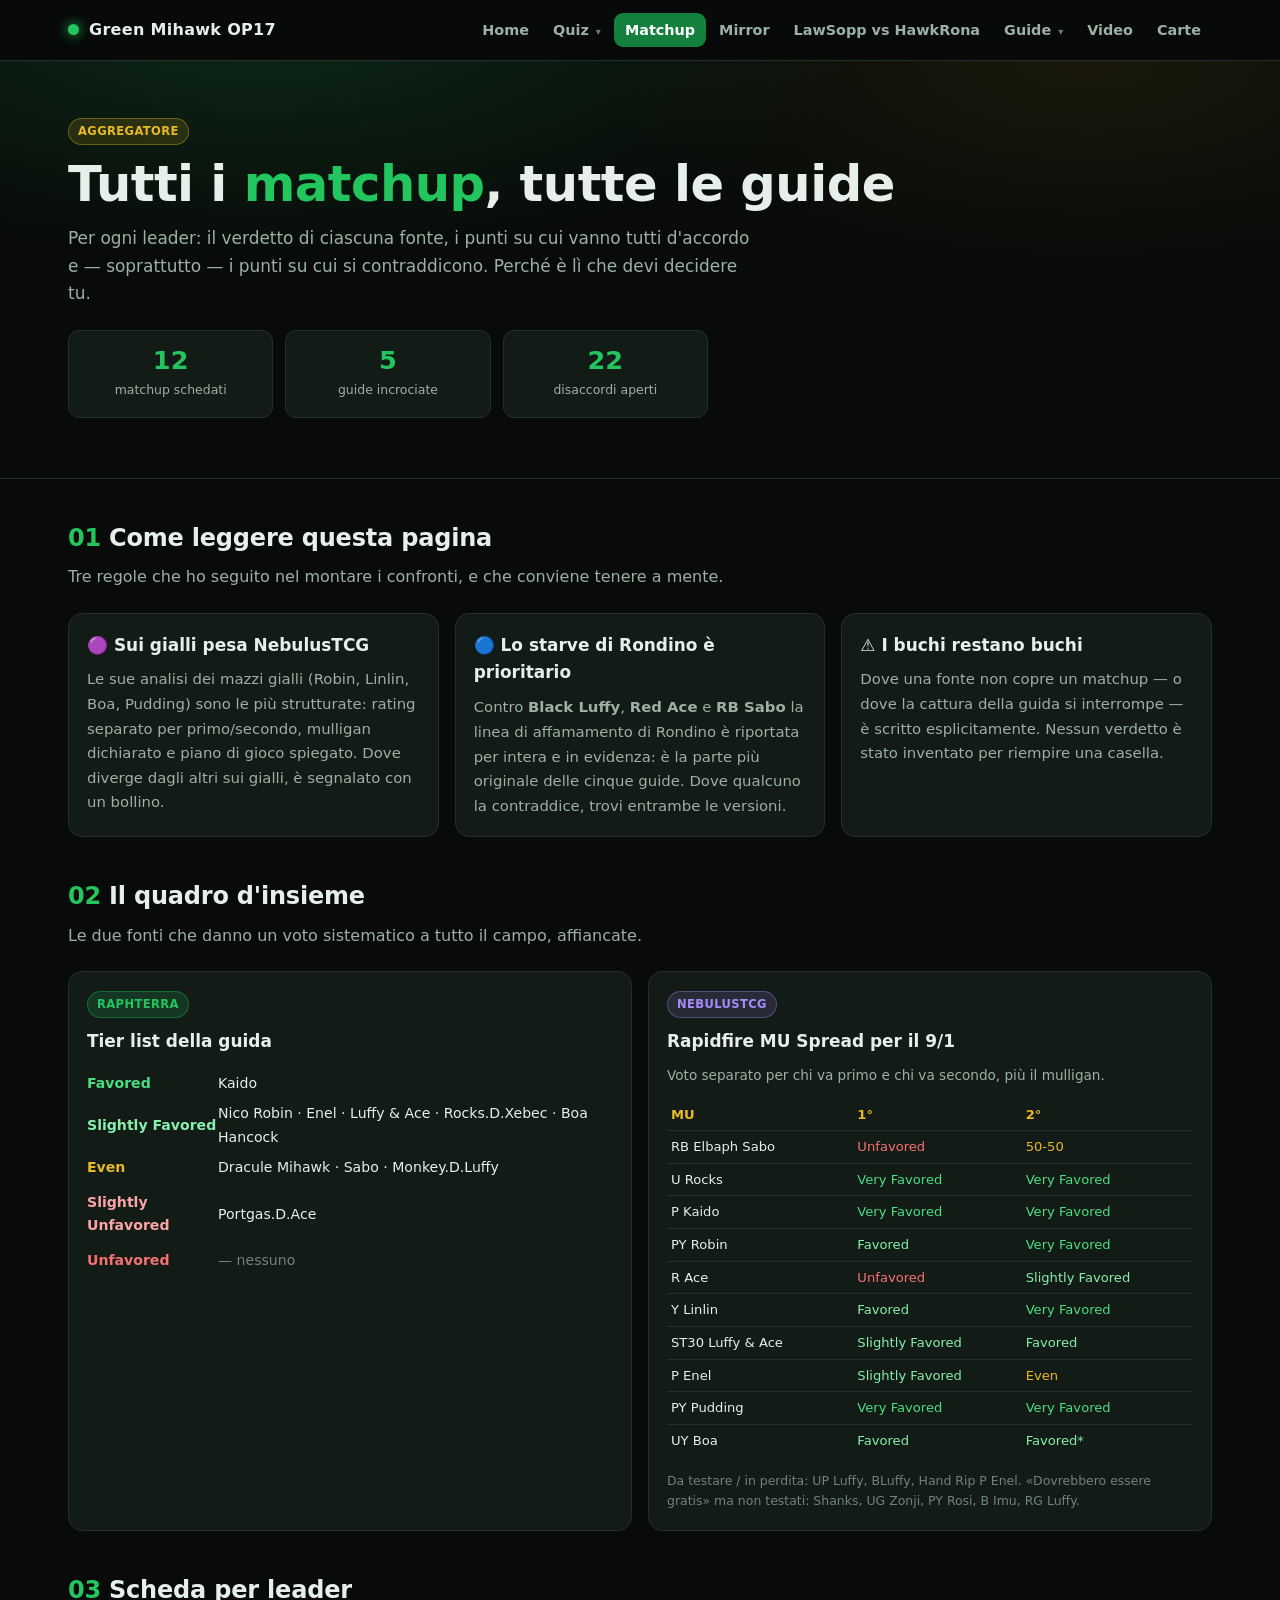
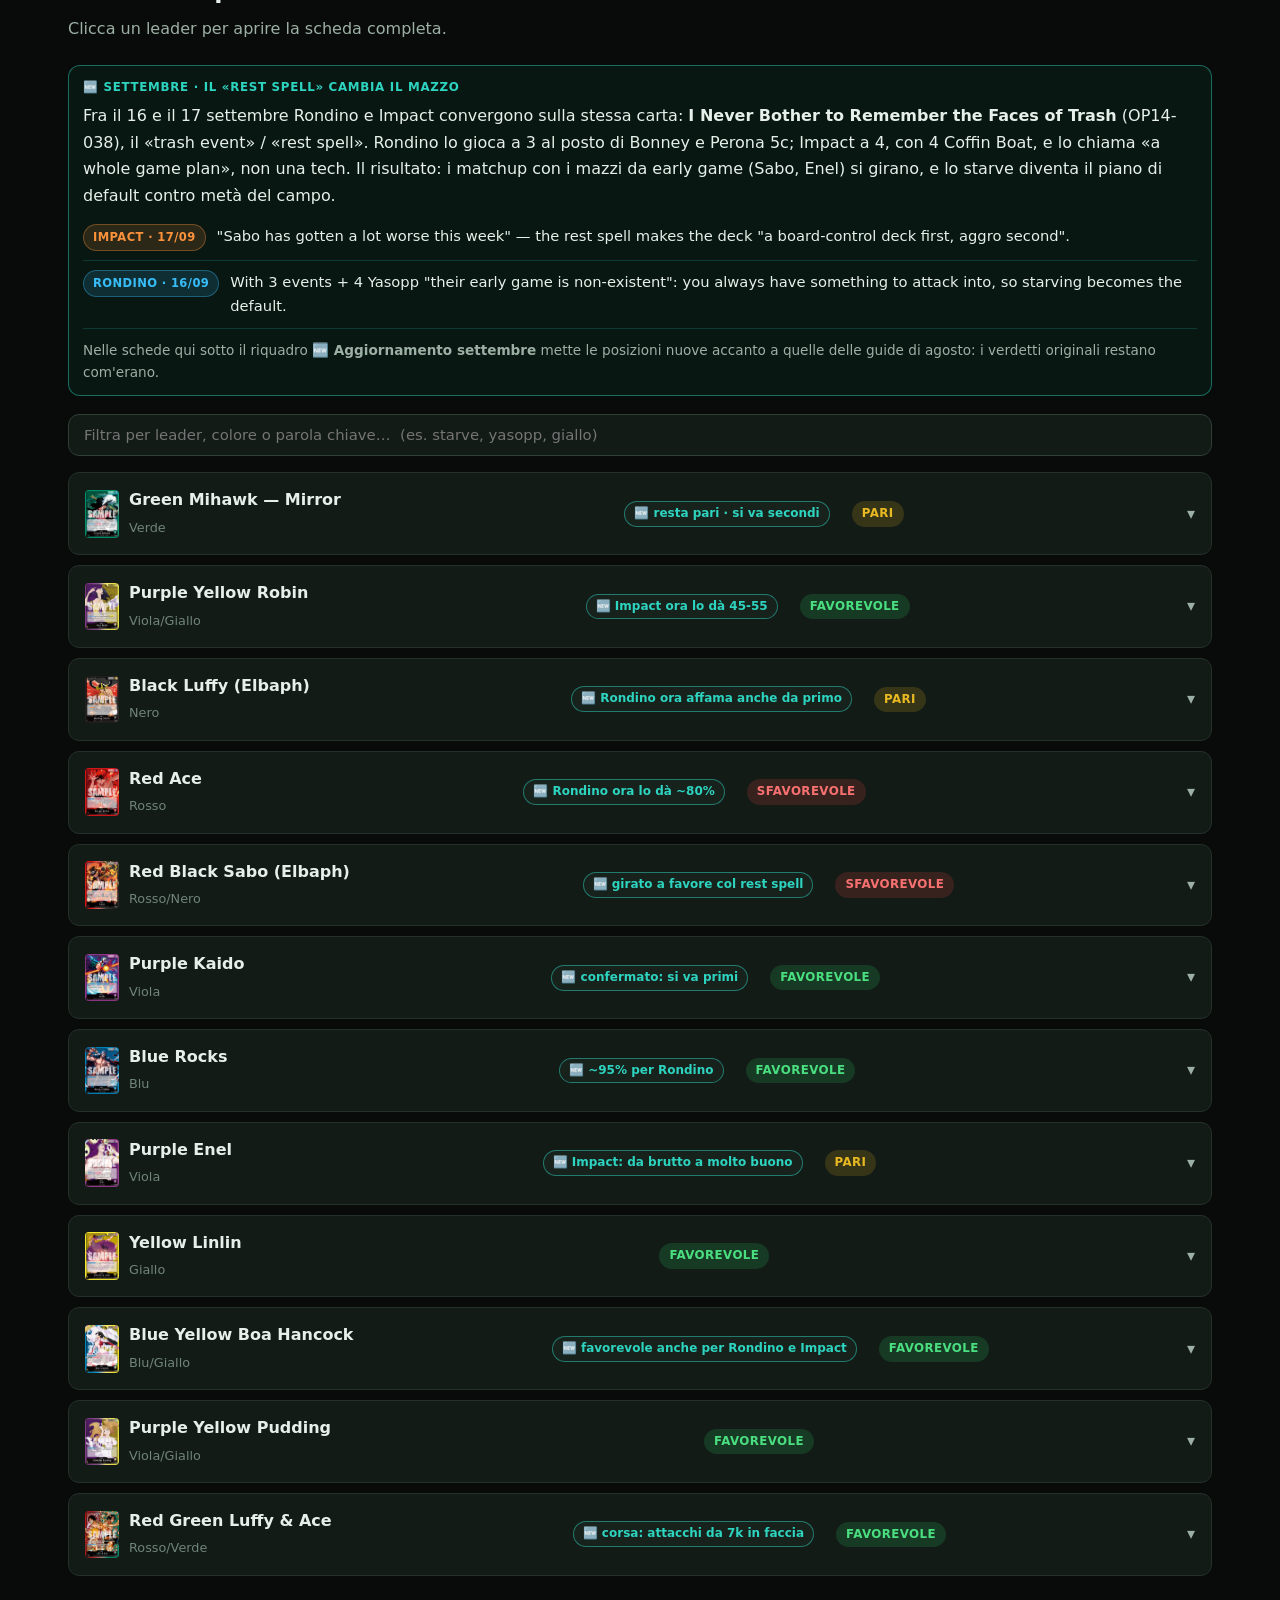
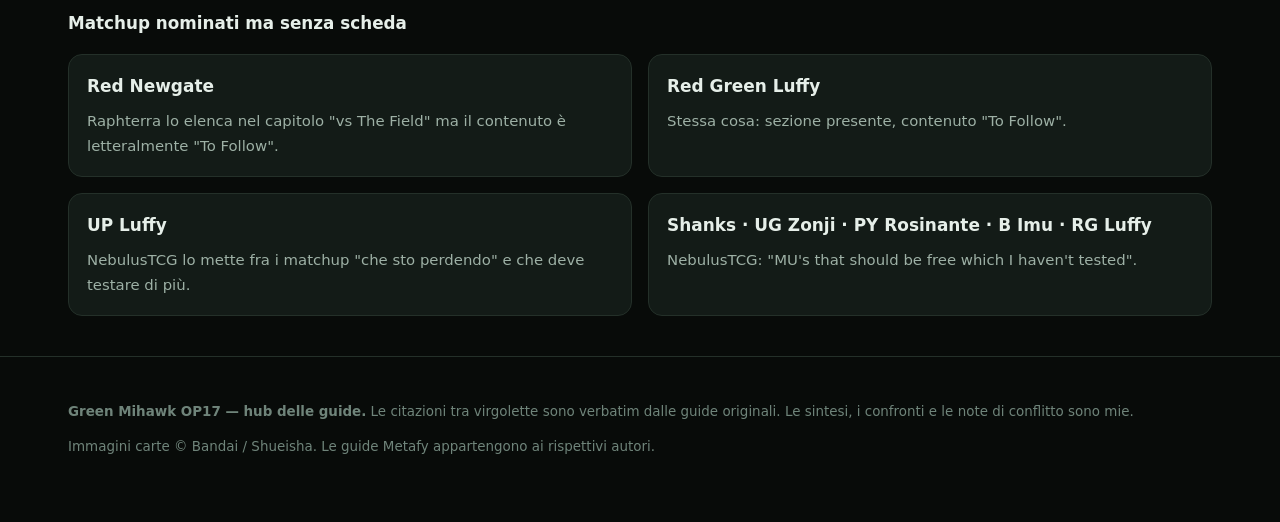
<file: matchup.html>
<!DOCTYPE html><html lang="it"><head>
<meta charset="utf-8"><meta name="viewport" content="width=device-width,initial-scale=1">
<title>Matchup — tutte le guide a confronto</title>
<meta name="description" content="Aggregatore dei matchup di Green Mihawk OP17: cosa dice ogni guida, dove concordano e dove si contraddicono.">
<link rel="icon" href="data:image/svg+xml,<svg xmlns='http://www.w3.org/2000/svg' viewBox='0 0 100 100'><text y='.9em' font-size='90'>🗡️</text></svg>">
<link rel="stylesheet" href="assets/style.css">
</head><body>
<header class="top"><div class="wrap topbar">
<div class="brand"><span class="dot"></span><a href="index.html">Green Mihawk OP17</a></div>
<button class="navtoggle" type="button" aria-label="Apri il menu" aria-expanded="false"><span></span></button>
<nav class="main">
<a href="index.html">Home</a>
<div class="dd"><button class="dd-b" type="button" aria-expanded="false">Quiz <i>▾</i></button><div class="dd-m">
 <a href="quiz-deck.html"><b>Quale lista fa per te</b><span>11 domande, compresi i matchup che soffri tu</span></a>
 <a href="quiz-player.html"><b>Che giocatore sei</b><span>A quale dei cinque autori somigli</span></a>
</div></div>
<a href="matchup.html">Matchup</a>
<a href="mirror.html">Mirror</a>
<a href="confronto.html">LawSopp vs HawkRona</a>
<div class="dd"><button class="dd-b" type="button" aria-expanded="false">Guide <i>▾</i></button><div class="dd-m">
 <a href="guide/raphterra.html"><b><i class="sw" style="background:var(--raph)"></i>Raphterra</b><span>La più sistematica · 6 capitoli</span></a>
 <a href="guide/rondino.html"><b><i class="sw" style="background:var(--rond)"></i>Rondino</b><span>La matchups bible · masterclass 16/09</span></a>
 <a href="guide/nebulus.html"><b><i class="sw" style="background:var(--neb)"></i>NebulusTCG</b><span>Tech, probabilità, mazzi gialli</span></a>
 <a href="guide/impact.html"><b><i class="sw" style="background:var(--impact)"></i>Impact</b><span>Law + Yasopp · slide, video, Q&amp;A 17/09</span></a>
 <a href="guide/samsans.html"><b><i class="sw" style="background:var(--sam)"></i>samsansOP</b><span>Mihawk 6c + Perona 5c · video</span></a>
 <a href="guide/dojo.html"><b><i class="sw" style="background:var(--dojo)"></i>The Dojo</b><span>Sessioni: VOD review e ladder di Elijah</span></a>
</div></div>
<a href="video.html">Video</a>
<a href="carte.html">Carte</a>
</nav></div></header>

<div class="hero"><div class="wrap">
<span class="badge b-sint">Aggregatore</span>
<h1 style="margin-top:12px">Tutti i <em>matchup</em>, tutte le guide</h1>
<p class="sub">Per ogni leader: il verdetto di ciascuna fonte, i punti su cui vanno tutti d'accordo e — soprattutto —
i punti su cui si contraddicono. Perché è lì che devi decidere tu.</p>
<div class="kpi" style="max-width:640px">
  <div><b id="kMu">—</b><span>matchup schedati</span></div>
  <div><b id="kSrc">5</b><span>guide incrociate</span></div>
  <div><b id="kConf">—</b><span>disaccordi aperti</span></div>
</div>
</div></div>

<section><div class="wrap">
  <h2 class="sec"><span class="n">01</span>Come leggere questa pagina</h2>
  <p class="lede">Tre regole che ho seguito nel montare i confronti, e che conviene tenere a mente.</p>
  <div class="grid g3">
    <div class="card"><h3>🟣 Sui gialli pesa NebulusTCG</h3>
      <p>Le sue analisi dei mazzi gialli (Robin, Linlin, Boa, Pudding) sono le più strutturate: rating separato
      per primo/secondo, mulligan dichiarato e piano di gioco spiegato. Dove diverge dagli altri sui gialli,
      è segnalato con un bollino.</p></div>
    <div class="card"><h3>🔵 Lo starve di Rondino è prioritario</h3>
      <p>Contro <b>Black Luffy</b>, <b>Red Ace</b> e <b>RB Sabo</b> la linea di affamamento di Rondino è riportata
      per intera e in evidenza: è la parte più originale delle cinque guide. Dove qualcuno la contraddice,
      trovi entrambe le versioni.</p></div>
    <div class="card"><h3>⚠️ I buchi restano buchi</h3>
      <p>Dove una fonte non copre un matchup — o dove la cattura della guida si interrompe — è scritto
      esplicitamente. Nessun verdetto è stato inventato per riempire una casella.</p></div>
  </div>
</div></section>

<section style="padding-top:0"><div class="wrap">
  <h2 class="sec"><span class="n">02</span>Il quadro d'insieme</h2>
  <p class="lede">Le due fonti che danno un voto sistematico a tutto il campo, affiancate.</p>
  <div class="grid g2">
    <div class="card">
      <span class="badge b-raph">Raphterra</span>
      <h3 style="margin-top:10px">Tier list della guida</h3>
      <table style="width:100%;border-collapse:collapse;font-size:.88rem;margin-top:10px">
        <tr><td style="padding:6px 0;color:#4ade80;font-weight:700;width:130px">Favored</td><td>Kaido</td></tr>
        <tr><td style="padding:6px 0;color:#86efac;font-weight:700">Slightly Favored</td><td>Nico Robin · Enel · Luffy &amp; Ace · Rocks.D.Xebec · Boa Hancock</td></tr>
        <tr><td style="padding:6px 0;color:var(--gold);font-weight:700">Even</td><td>Dracule Mihawk · Sabo · Monkey.D.Luffy</td></tr>
        <tr><td style="padding:6px 0;color:#fca5a5;font-weight:700">Slightly Unfavored</td><td>Portgas.D.Ace</td></tr>
        <tr><td style="padding:6px 0;color:#f87171;font-weight:700">Unfavored</td><td style="color:var(--dim2)">— nessuno</td></tr>
      </table>
    </div>
    <div class="card">
      <span class="badge b-neb">NebulusTCG</span>
      <h3 style="margin-top:10px">Rapidfire MU Spread per il 9/1</h3>
      <p style="font-size:.85rem;margin-bottom:10px">Voto separato per chi va primo e chi va secondo, più il mulligan.</p>
      <div class="tscroll"><table style="width:100%;border-collapse:collapse;font-size:.82rem">
        <thead><tr style="color:var(--gold)"><th style="text-align:left;padding:4px">MU</th><th style="text-align:left">1°</th><th style="text-align:left">2°</th></tr></thead>
        <tbody id="nebTable"></tbody>
      </table></div>
      <p style="font-size:.78rem;color:var(--dim2);margin-top:10px">Da testare / in perdita: UP Luffy, BLuffy, Hand Rip P Enel.
      «Dovrebbero essere gratis» ma non testati: Shanks, UG Zonji, PY Rosi, B Imu, RG Luffy.</p>
    </div>
  </div>
</div></section>

<section style="padding-top:0"><div class="wrap">
  <h2 class="sec"><span class="n">03</span>Scheda per leader</h2>
  <p class="lede">Clicca un leader per aprire la scheda completa.</p>
  <div id="muNovita"></div>
  <input class="searchbox" placeholder="Filtra per leader, colore o parola chiave…  (es. starve, yasopp, giallo)" data-searchfor=".mu-item">
  <div id="muList"></div>
  <h3 style="margin-top:34px;font-size:1.05rem">Matchup nominati ma senza scheda</h3>
  <div id="muOpen" class="grid g2" style="margin-top:12px"></div>
</div></section>

<footer><div class="wrap">
<p><b>Green Mihawk OP17 — hub delle guide.</b> Le citazioni tra virgolette sono verbatim dalle guide originali.
Le sintesi, i confronti e le note di conflitto sono mie.</p>
<p>Immagini carte © Bandai / Shueisha. Le guide Metafy appartengono ai rispettivi autori.</p>
</div></footer>

<script src="assets/app.js"></script>
<script src="data/matchup.js"></script>
<script src="data/aggiornamenti.js"></script>
<script>
const VLBL = {fav:['v-fav','Favorevole'], even:['v-even','Pari'], unf:['v-unf','Sfavorevole'], na:['v-even','N/D']};
const NEB_ROWS = [
  ['RB Elbaph Sabo','Unfavored','50-50'], ['U Rocks','Very Favored','Very Favored'],
  ['P Kaido','Very Favored','Very Favored'], ['PY Robin','Favored','Very Favored'],
  ['R Ace','Unfavored','Slightly Favored'], ['Y Linlin','Favored','Very Favored'],
  ['ST30 Luffy &amp; Ace','Slightly Favored','Favored'], ['P Enel','Slightly Favored','Even'],
  ['PY Pudding','Very Favored','Very Favored'], ['UY Boa','Favored','Favored*'],
];
function tone(t){
  if(/Very Favored/.test(t)) return '#4ade80';
  if(/Favored/.test(t)) return '#86efac';
  if(/Even|50-50/.test(t)) return 'var(--gold)';
  return '#f87171';
}
document.getElementById('nebTable').innerHTML = NEB_ROWS.map(r=>
  `<tr style="border-top:1px solid var(--line)">
     <td style="padding:5px 4px">${r[0]}</td>
     <td style="color:${tone(r[1])}">${r[1]}</td>
     <td style="color:${tone(r[2])}">${r[2]}</td></tr>`).join('');

function srcBadge(f){
  const s = FONTI[f] || FONTI_AGG[f];
  return `<a href="${s.link}" class="badge ${s.badge}" style="text-decoration:none;align-self:start">${s.nome}</a>`;
}
function aggBox(id){
  const a = AGGIORNAMENTI[id];
  if(!a) return '';
  return `<div class="agg"><b class="agg-h">🆕 Aggiornamento settembre</b>
    ${a.voci.map(v=>`<div class="srcline">${srcBadge(v.f)}<div>${v.txt}</div></div>`).join('')}</div>`;
}
function srcLine(v){
  const f = FONTI[v.f];
  return `<div class="srcline">
    <a href="${f.link}" class="badge ${f.badge}" style="text-decoration:none;align-self:start">${f.nome}</a>
    <div>${v.txt}</div></div>`;
}

document.getElementById('muList').innerHTML = MATCHUP.map(m=>{
  const [vc,vl] = VLBL[m.tier] || VLBL.even;
  const flags = (m.nautilus?'<span class="pill" style="border-color:var(--neb);color:var(--neb)">🟣 peso a NebulusTCG</span>':'')
              + (m.starve?'<span class="pill" style="border-color:var(--rond);color:var(--rond)">🔵 linea starve</span>':'')
              + (m.troncato?'<span class="pill" style="border-color:var(--red);color:#f87171">⚠️ fonte troncata</span>':'');
  const carte = (m.carte||[]).map(c=>`<div class="cardbox" style="width:88px"><img src="carte/${c}.png" alt="" loading="lazy"><span>${c}</span></div>`).join('');
  const boxes = (m.boxes||[]).map(b=>`<div class="note"><b style="display:block;margin-bottom:4px">${b.t}</b>${b.txt}</div>`).join('');
  return `<details class="acc mu-item" id="${m.id}">
    <summary>
      <img src="carte/${m.carta}.png" alt="" style="width:34px;border-radius:4px" loading="lazy">
      <span>${m.nome}<br><span style="font-weight:400;color:var(--dim2);font-size:.8rem">${m.colore}</span></span>
      ${AGGIORNAMENTI[m.id]?.pill?`<span class="pill agg-pill">🆕 ${AGGIORNAMENTI[m.id].pill}</span>`:''}
      <span class="verdict ${vc}" style="margin-left:auto">${vl}</span>
    </summary>
    <div class="acc-body">
      <p style="margin-top:0">${m.sintesi}</p>
      <div style="margin-bottom:14px">${flags}</div>
      ${aggBox(m.id)}
      ${m.troncato?`<div class="note trunc">⚠️ ${m.troncato}</div>`:''}

      <h4 style="color:var(--gold);margin:18px 0 6px">Cosa dice ogni fonte</h4>
      ${m.verdetti.map(srcLine).join('')}

      ${m.starveBox?`<div class="consensus" style="border-color:var(--rond);background:rgba(56,189,248,.07);margin-top:18px">
        <b style="color:var(--rond)">🔵 ${m.starveBox.titolo}</b>${m.starveBox.txt}</div>`:''}

      ${m.accordo.length?`<div class="consensus" style="margin-top:18px"><b>Dove vanno d'accordo</b>
        <ul style="margin:0;padding-left:18px">${m.accordo.map(a=>`<li style="margin:5px 0">${a}</li>`).join('')}</ul></div>`:''}

      ${m.conflitti.concat((AGGIORNAMENTI[m.id]?.conflitti||[]).map(c=>({...c, nuovo:true}))).map(c=>`<div class="conflict"><b>⚔️ ${c.nuovo?'🆕 ':''}${c.t}</b>
        ${c.pos.map(p=>`<div style="margin:7px 0">${srcBadge(p.f)} ${p.txt}</div>`).join('')}
        ${c.nota?`<div style="margin-top:9px;padding-top:9px;border-top:1px solid var(--line);font-size:.87rem;color:var(--dim)">💡 ${c.nota}</div>`:''}
      </div>`).join('')}

      ${boxes}
      ${m.extra||''}
      ${carte?`<h4 style="color:var(--gold);margin:20px 0 6px">Carte che contano</h4><div class="cardrow">${carte}</div>`:''}
    </div>
  </details>`;
}).join('');

document.getElementById('muOpen').innerHTML = MATCHUP_APERTI.map(o=>
  `<div class="card"><h3>${o.nome}</h3><p>${o.nota}</p></div>`).join('');

document.getElementById('kMu').textContent = MATCHUP.length;
document.getElementById('muNovita').innerHTML = `<div class="agg agg-top"><b class="agg-h">🆕 Settembre · ${NOVITA.titolo}</b>
  <p>${NOVITA.testo}</p>
  ${NOVITA.citazioni.map(v=>`<div class="srcline">${srcBadge(v.f)}<div>${v.txt}</div></div>`).join('')}
  <p style="margin:10px 0 0;font-size:.85rem;color:var(--dim)">Nelle schede qui sotto il riquadro <b>🆕 Aggiornamento settembre</b> mette
  le posizioni nuove accanto a quelle delle guide di agosto: i verdetti originali restano com'erano.</p></div>`;

/* matchup.html#<id> apre direttamente quel matchup (link dal quiz e dalle altre pagine) */
function openFromHash(){
  const d = document.getElementById(decodeURIComponent(location.hash.slice(1)));
  if(d && d.tagName==='DETAILS'){ d.open = true; setTimeout(()=>d.scrollIntoView({block:'start'}), 60); }
}
openFromHash();
window.addEventListener('hashchange', openFromHash);
document.getElementById('kConf').textContent = MATCHUP.reduce((n,m)=>n+m.conflitti.length+(AGGIORNAMENTI[m.id]?.conflitti.length||0),0);
</script>
</body></html>
</file>
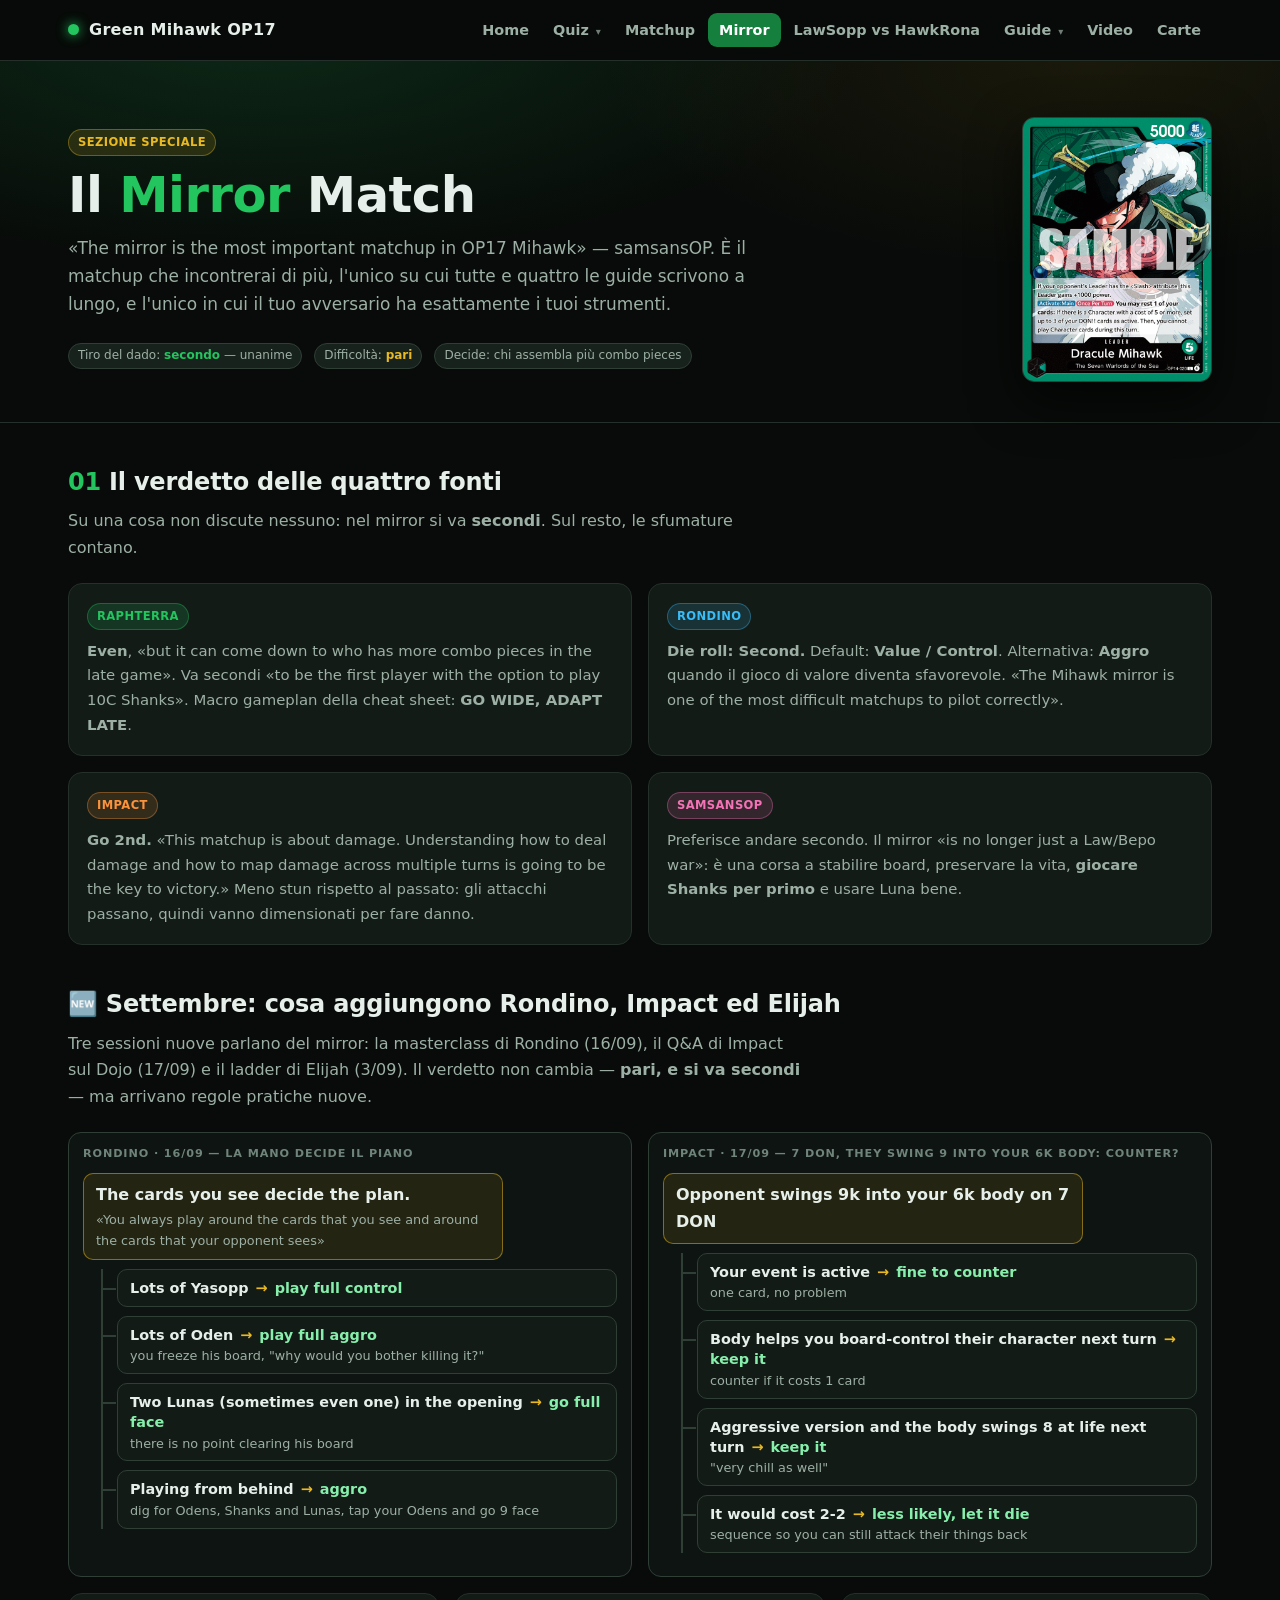
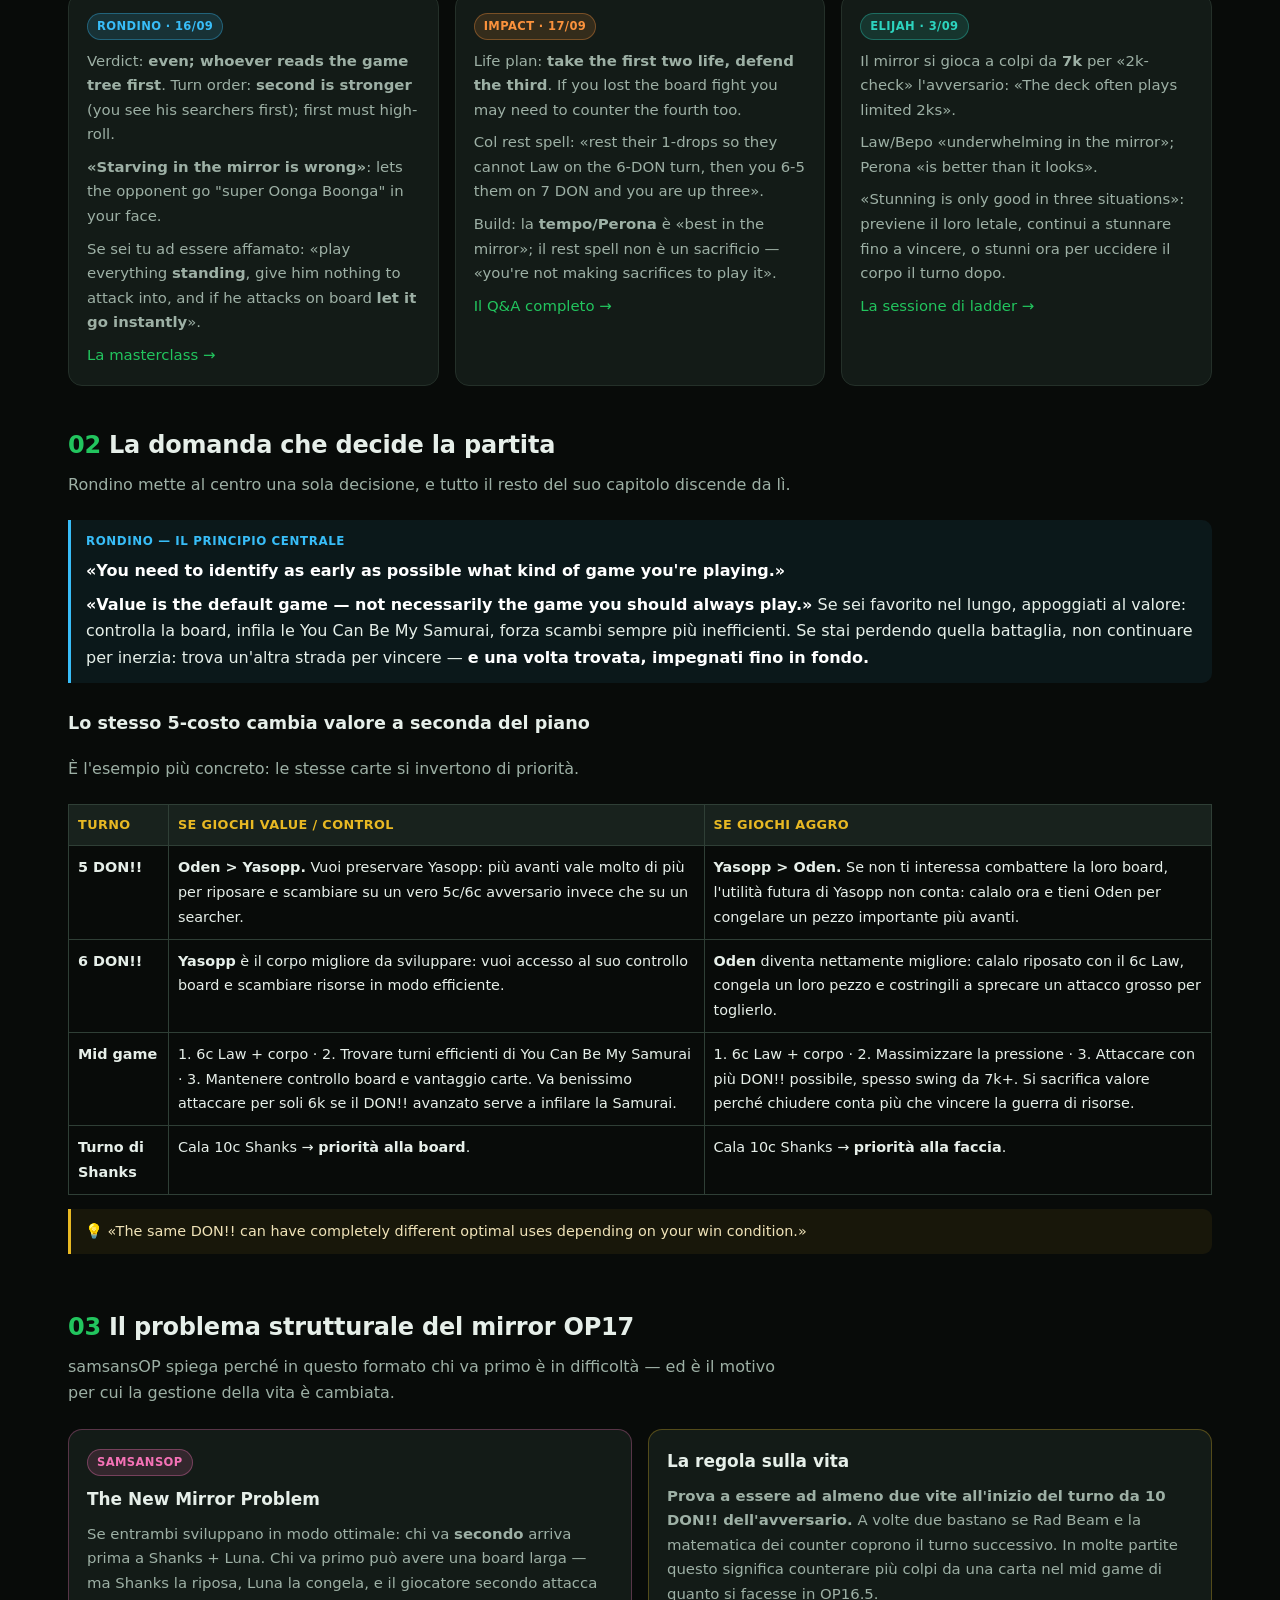
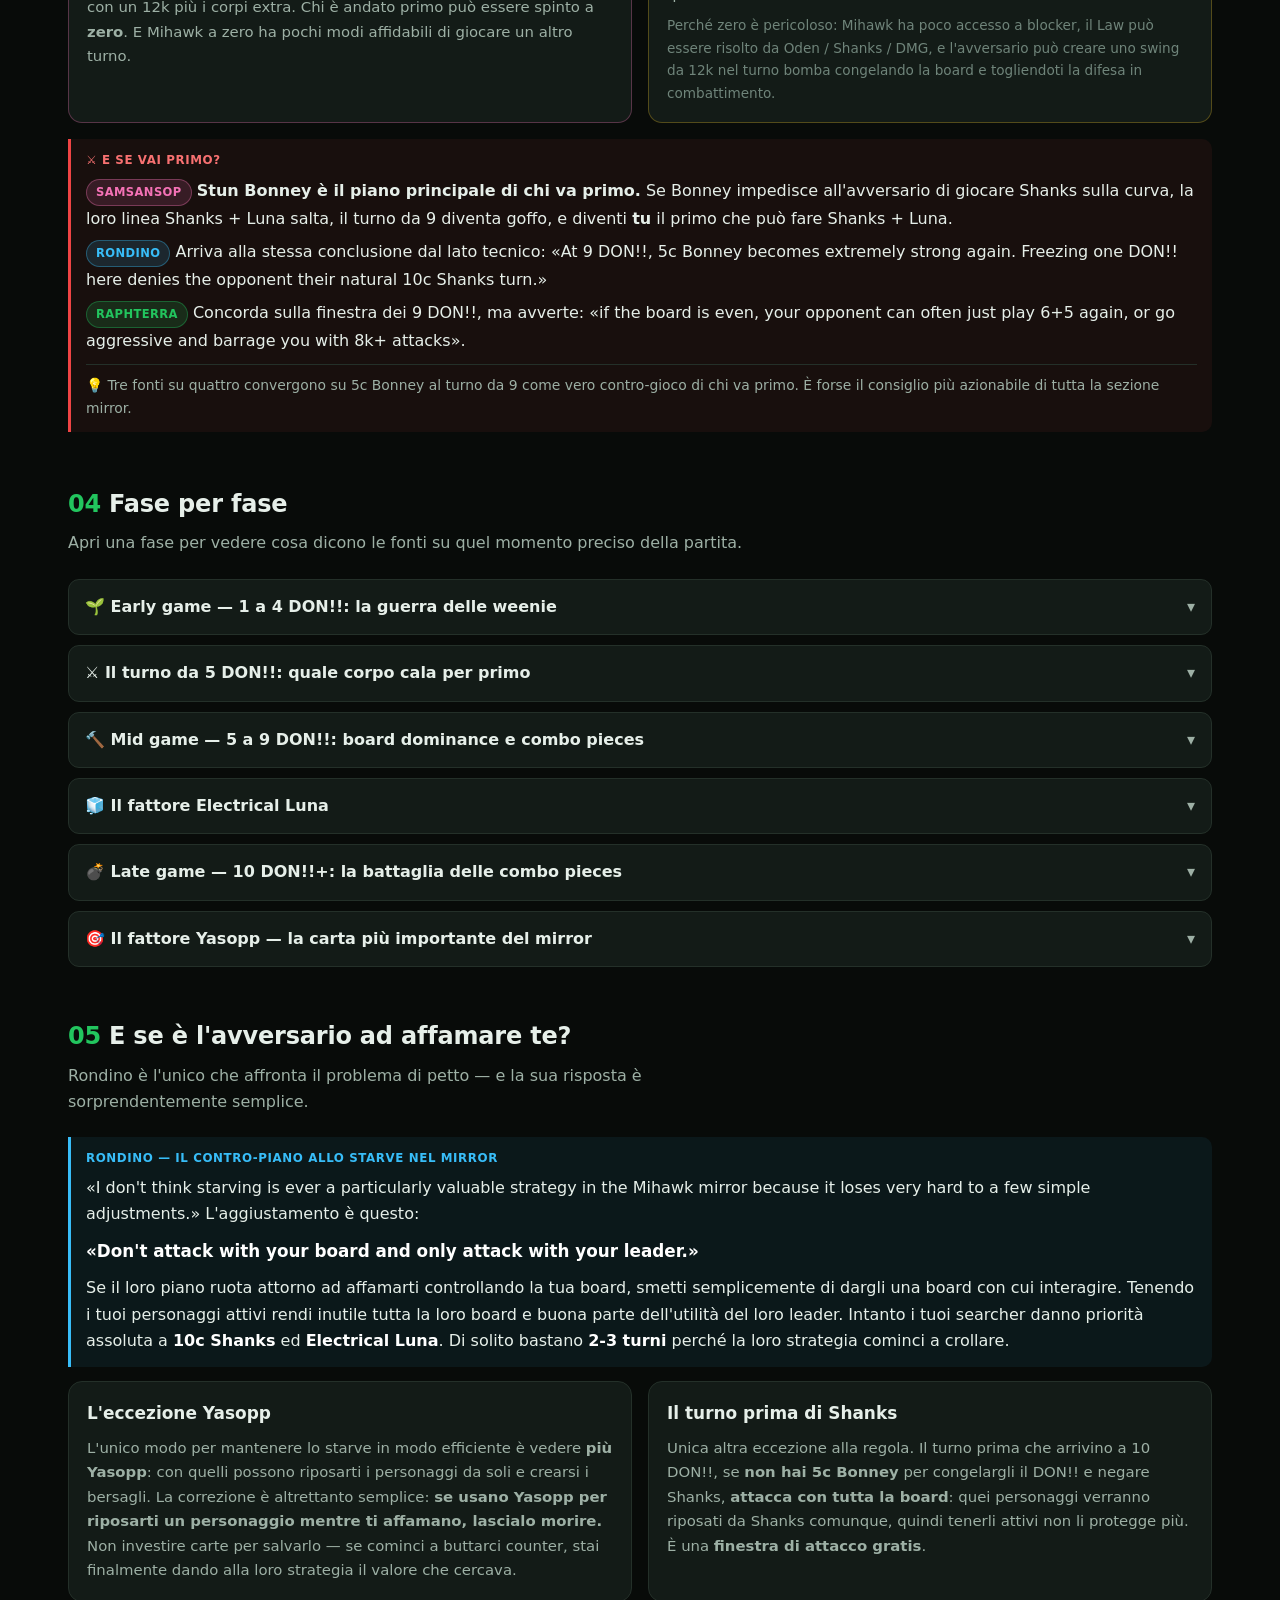
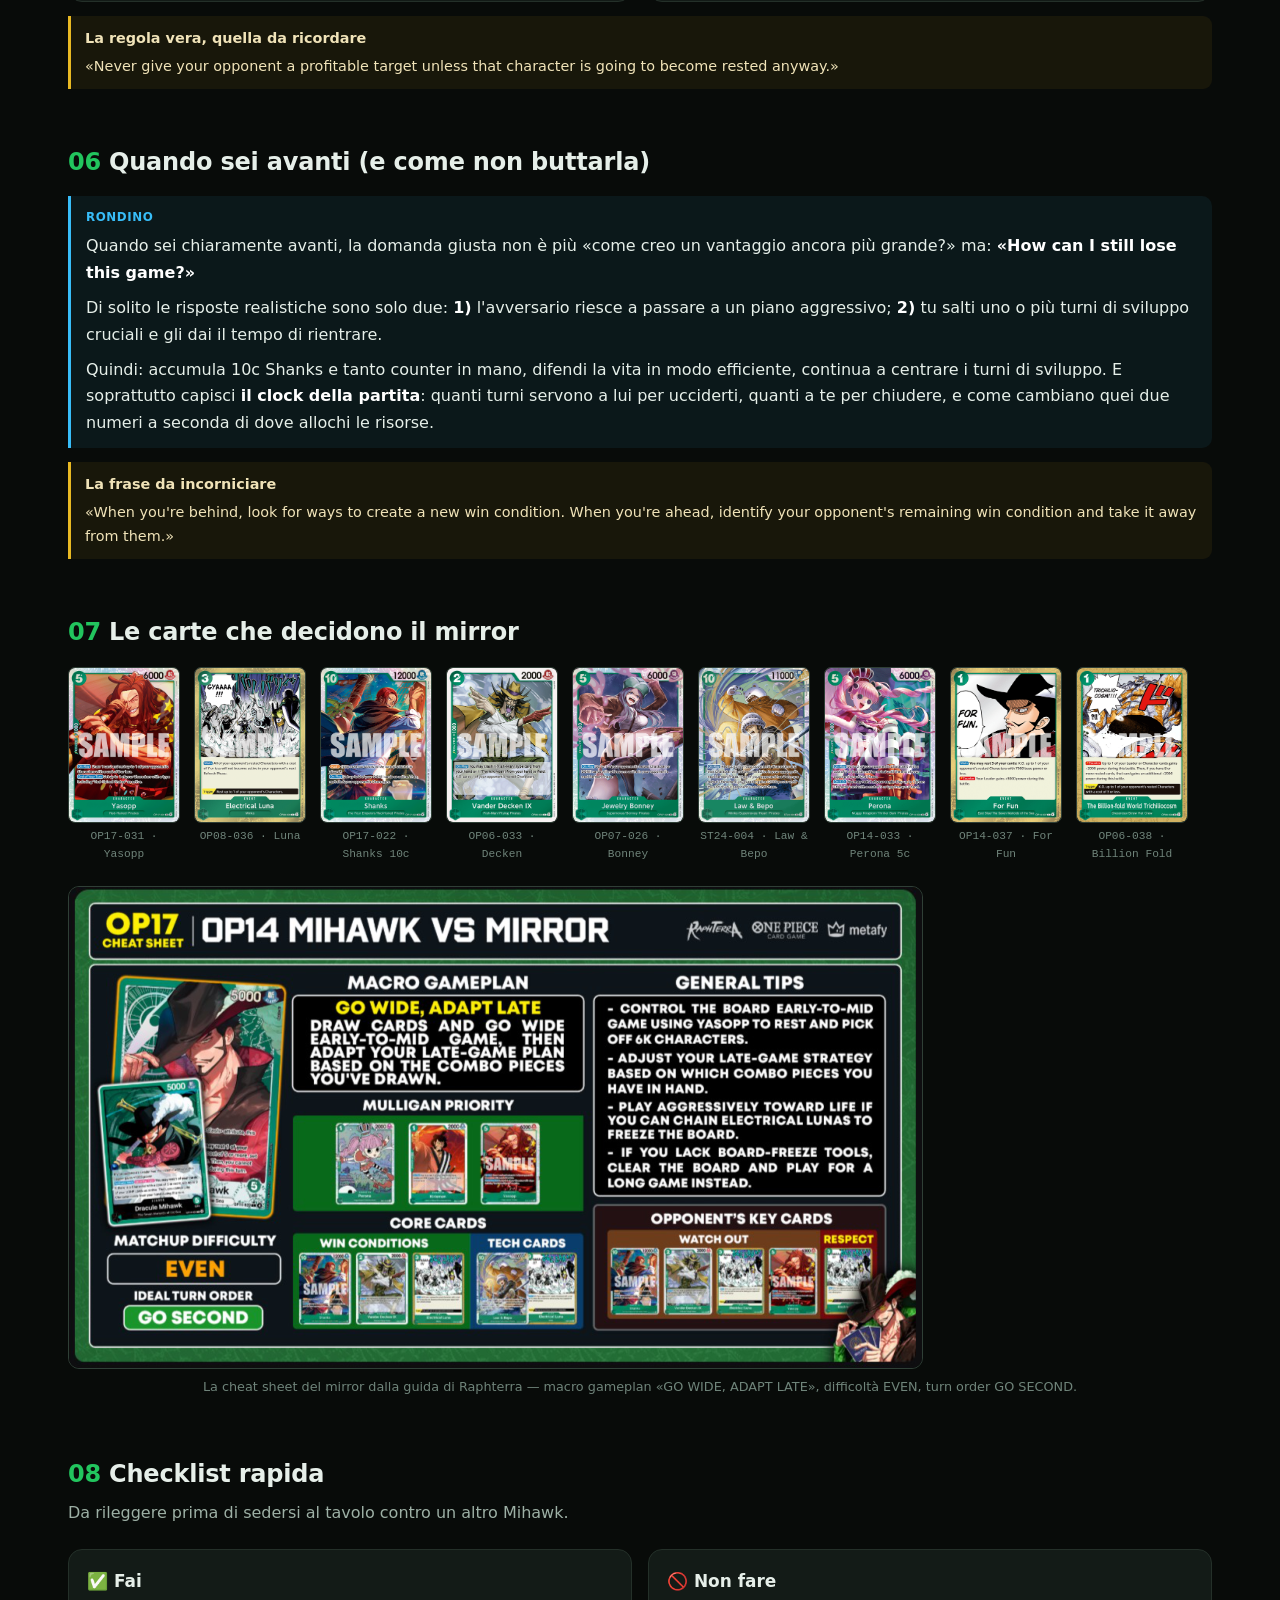
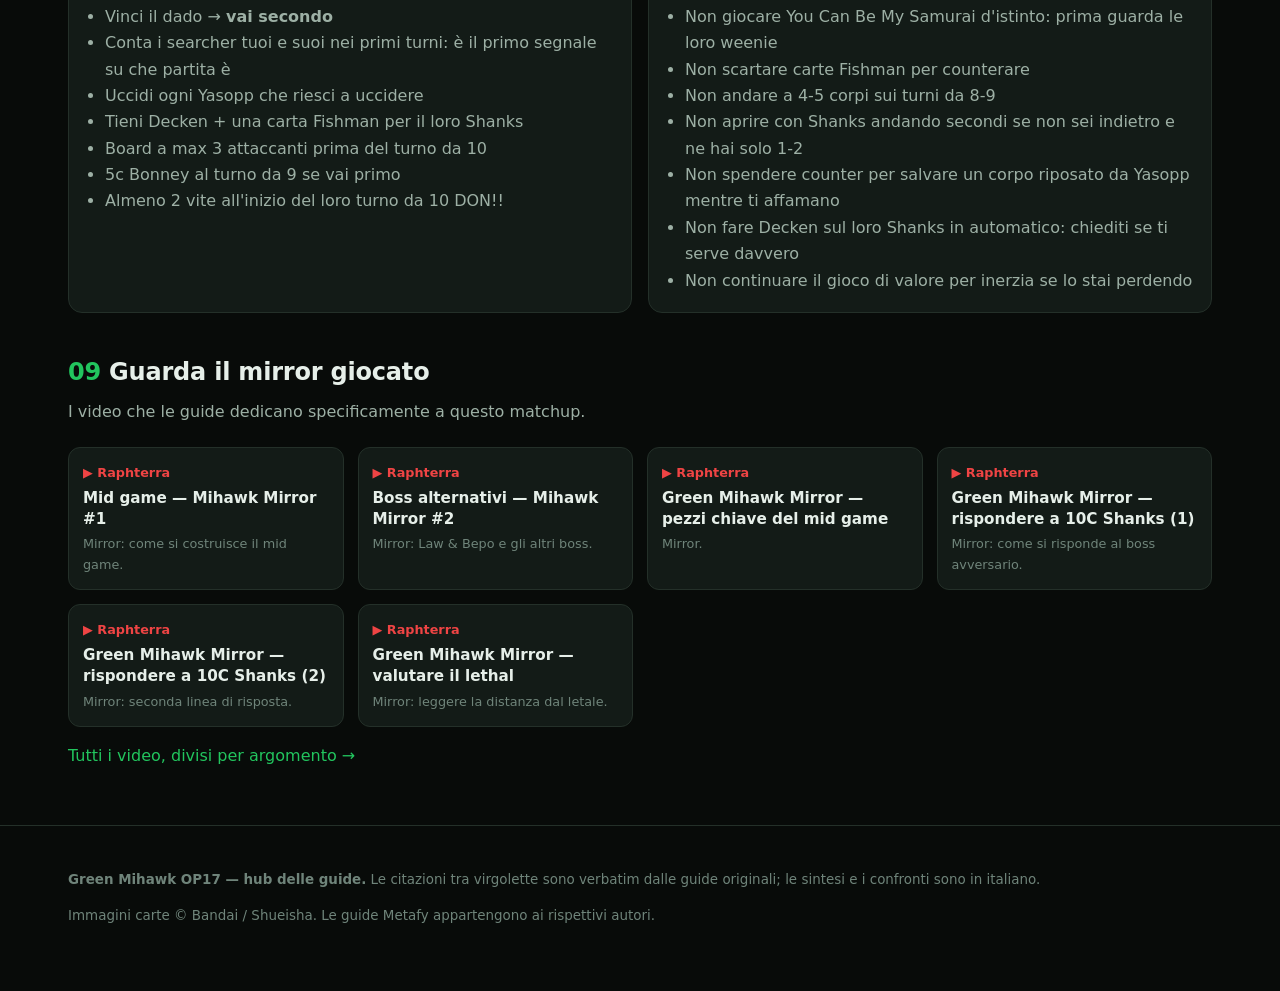
<file: mirror.html>
<!DOCTYPE html><html lang="it"><head>
<meta charset="utf-8"><meta name="viewport" content="width=device-width,initial-scale=1">
<title>Il Mirror Match — Green Mihawk OP17</title>
<meta name="description" content="Il mirror di Green Mihawk OP17 spiegato fase per fase, incrociando Raphterra, Rondino, Impact e samsansOP.">
<link rel="icon" href="data:image/svg+xml,<svg xmlns='http://www.w3.org/2000/svg' viewBox='0 0 100 100'><text y='.9em' font-size='90'>🗡️</text></svg>">
<link rel="stylesheet" href="assets/style.css">
</head><body>
<header class="top"><div class="wrap topbar">
<div class="brand"><span class="dot"></span><a href="index.html">Green Mihawk OP17</a></div>
<button class="navtoggle" type="button" aria-label="Apri il menu" aria-expanded="false"><span></span></button>
<nav class="main">
<a href="index.html">Home</a>
<div class="dd"><button class="dd-b" type="button" aria-expanded="false">Quiz <i>▾</i></button><div class="dd-m">
 <a href="quiz-deck.html"><b>Quale lista fa per te</b><span>11 domande, compresi i matchup che soffri tu</span></a>
 <a href="quiz-player.html"><b>Che giocatore sei</b><span>A quale dei cinque autori somigli</span></a>
</div></div>
<a href="matchup.html">Matchup</a>
<a href="mirror.html">Mirror</a>
<a href="confronto.html">LawSopp vs HawkRona</a>
<div class="dd"><button class="dd-b" type="button" aria-expanded="false">Guide <i>▾</i></button><div class="dd-m">
 <a href="guide/raphterra.html"><b><i class="sw" style="background:var(--raph)"></i>Raphterra</b><span>La più sistematica · 6 capitoli</span></a>
 <a href="guide/rondino.html"><b><i class="sw" style="background:var(--rond)"></i>Rondino</b><span>La matchups bible · masterclass 16/09</span></a>
 <a href="guide/nebulus.html"><b><i class="sw" style="background:var(--neb)"></i>NebulusTCG</b><span>Tech, probabilità, mazzi gialli</span></a>
 <a href="guide/impact.html"><b><i class="sw" style="background:var(--impact)"></i>Impact</b><span>Law + Yasopp · slide, video, Q&amp;A 17/09</span></a>
 <a href="guide/samsans.html"><b><i class="sw" style="background:var(--sam)"></i>samsansOP</b><span>Mihawk 6c + Perona 5c · video</span></a>
 <a href="guide/dojo.html"><b><i class="sw" style="background:var(--dojo)"></i>The Dojo</b><span>Sessioni: VOD review e ladder di Elijah</span></a>
</div></div>
<a href="video.html">Video</a>
<a href="carte.html">Carte</a>
</nav></div></header>

<div class="hero"><div class="wrap">
<div class="hero-grid">
 <div>
  <span class="badge b-sint">Sezione speciale</span>
  <h1 style="margin-top:12px">Il <em>Mirror</em> Match</h1>
  <p class="sub">«The mirror is the most important matchup in OP17 Mihawk» — samsansOP.
  È il matchup che incontrerai di più, l'unico su cui tutte e quattro le guide scrivono a lungo,
  e l'unico in cui il tuo avversario ha esattamente i tuoi strumenti.</p>
  <div style="display:flex;gap:8px;flex-wrap:wrap">
    <span class="pill">Tiro del dado: <b style="color:var(--green)">secondo</b> — unanime</span>
    <span class="pill">Difficoltà: <b style="color:var(--gold)">pari</b></span>
    <span class="pill">Decide: chi assembla più combo pieces</span>
  </div>
 </div>
 <img class="hero-card" src="carte/OP14-020.png" alt="Dracule Mihawk OP14-020">
</div>
</div></div>

<section><div class="wrap">
  <h2 class="sec"><span class="n">01</span>Il verdetto delle quattro fonti</h2>
  <p class="lede">Su una cosa non discute nessuno: nel mirror si va <b>secondi</b>. Sul resto, le sfumature contano.</p>
  <div class="grid g2">
    <div class="card"><span class="badge b-raph">Raphterra</span>
      <p style="margin-top:9px"><b>Even</b>, «but it can come down to who has more combo pieces in the late game».
      Va secondi «to be the first player with the option to play 10C Shanks».
      Macro gameplan della cheat sheet: <b>GO WIDE, ADAPT LATE</b>.</p></div>
    <div class="card"><span class="badge b-rond">Rondino</span>
      <p style="margin-top:9px"><b>Die roll: Second.</b> Default: <b>Value / Control</b>.
      Alternativa: <b>Aggro</b> quando il gioco di valore diventa sfavorevole.
      «The Mihawk mirror is one of the most difficult matchups to pilot correctly».</p></div>
    <div class="card"><span class="badge b-impact">Impact</span>
      <p style="margin-top:9px"><b>Go 2nd.</b> «This matchup is about damage. Understanding how to deal damage and how to
      map damage across multiple turns is going to be the key to victory.»
      Meno stun rispetto al passato: gli attacchi passano, quindi vanno dimensionati per fare danno.</p></div>
    <div class="card"><span class="badge b-sam">samsansOP</span>
      <p style="margin-top:9px">Preferisce andare secondo. Il mirror «is no longer just a Law/Bepo war»:
      è una corsa a stabilire board, preservare la vita, <b>giocare Shanks per primo</b> e usare Luna bene.</p></div>
  </div>
</div></section>

<section style="padding-top:0"><div class="wrap">
  <h2 class="sec"><span class="n">🆕</span>Settembre: cosa aggiungono Rondino, Impact ed Elijah</h2>
  <p class="lede">Tre sessioni nuove parlano del mirror: la masterclass di Rondino (16/09), il Q&amp;A di Impact sul Dojo (17/09)
  e il ladder di Elijah (3/09). Il verdetto non cambia — <b>pari, e si va secondi</b> — ma arrivano regole pratiche nuove.</p>

  <div class="grid g2">
    <div class="bx" style="margin:0">
      <div class="bx-h">Rondino · 16/09 — la mano decide il piano</div>
      <div class="tr-root"><b>The cards you see decide the plan.</b><span>«You always play around the cards that you see and around the cards that your opponent sees»</span></div>
      <ul class="tr">
        <li><div class="tr-b">Lots of Yasopp <i class="tr-ar">→</i> <em class="tr-out">play full control</em></div></li>
        <li><div class="tr-b">Lots of Oden <i class="tr-ar">→</i> <em class="tr-out">play full aggro</em></div><span>you freeze his board, "why would you bother killing it?"</span></li>
        <li><div class="tr-b">Two Lunas (sometimes even one) in the opening <i class="tr-ar">→</i> <em class="tr-out">go full face</em></div><span>there is no point clearing his board</span></li>
        <li><div class="tr-b">Playing from behind <i class="tr-ar">→</i> <em class="tr-out">aggro</em></div><span>dig for Odens, Shanks and Lunas, tap your Odens and go 9 face</span></li>
      </ul>
    </div>
    <div class="bx" style="margin:0">
      <div class="bx-h">Impact · 17/09 — 7 DON, they swing 9 into your 6k body: counter?</div>
      <div class="tr-root"><b>Opponent swings 9k into your 6k body on 7 DON</b></div>
      <ul class="tr">
        <li><div class="tr-b">Your event is active <i class="tr-ar">→</i> <em class="tr-out">fine to counter</em></div><span>one card, no problem</span></li>
        <li><div class="tr-b">Body helps you board-control their character next turn <i class="tr-ar">→</i> <em class="tr-out">keep it</em></div><span>counter if it costs 1 card</span></li>
        <li><div class="tr-b">Aggressive version and the body swings 8 at life next turn <i class="tr-ar">→</i> <em class="tr-out">keep it</em></div><span>"very chill as well"</span></li>
        <li><div class="tr-b">It would cost 2-2 <i class="tr-ar">→</i> <em class="tr-out">less likely, let it die</em></div><span>sequence so you can still attack their things back</span></li>
      </ul>
    </div>
  </div>

  <div class="grid g3" style="margin-top:16px">
    <div class="card"><span class="badge b-rond">Rondino · 16/09</span>
      <p style="margin-top:9px">Verdict: <b>even; whoever reads the game tree first</b>. Turn order: <b>second is stronger</b> (you see his searchers first); first must high-roll.</p>
      <p style="margin-top:8px"><b>«Starving in the mirror is wrong»</b>: lets the opponent go "super Oonga Boonga" in your face.</p>
      <p style="margin-top:8px">Se sei tu ad essere affamato: «play everything <b>standing</b>, give him nothing to attack into, and if he attacks on board <b>let it go instantly</b>».</p>
      <p style="margin-top:8px"><a href="guide/rondino.html#06-masterclass-16-09">La masterclass →</a></p></div>
    <div class="card"><span class="badge b-impact">Impact · 17/09</span>
      <p style="margin-top:9px">Life plan: <b>take the first two life, defend the third</b>. If you lost the board fight you may need to counter the fourth too.</p>
      <p style="margin-top:8px">Col rest spell: «rest their 1-drops so they cannot Law on the 6-DON turn, then you 6-5 them on 7 DON and you are up three».</p>
      <p style="margin-top:8px">Build: la <b>tempo/Perona</b> è «best in the mirror»; il rest spell non è un sacrificio — «you're not making sacrifices to play it».</p>
      <p style="margin-top:8px"><a href="guide/impact.html#qa1709">Il Q&amp;A completo →</a></p></div>
    <div class="card"><span class="badge b-dojo">Elijah · 3/09</span>
      <p style="margin-top:9px">Il mirror si gioca a colpi da <b>7k</b> per «2k-check» l'avversario: «The deck often plays limited 2ks».</p>
      <p style="margin-top:8px">Law/Bepo «underwhelming in the mirror»; Perona «is better than it looks».</p>
      <p style="margin-top:8px">«Stunning is only good in three situations»: previene il loro letale, continui a stunnare fino a vincere, o stunni ora per uccidere il corpo il turno dopo.</p>
      <p style="margin-top:8px"><a href="guide/dojo.html#s3">La sessione di ladder →</a></p></div>
  </div>
</div></section>

<section style="padding-top:0"><div class="wrap">
  <h2 class="sec"><span class="n">02</span>La domanda che decide la partita</h2>
  <p class="lede">Rondino mette al centro una sola decisione, e tutto il resto del suo capitolo discende da lì.</p>
  <div class="consensus" style="border-color:var(--rond);background:rgba(56,189,248,.07)">
    <b style="color:var(--rond)">Rondino — il principio centrale</b>
    <p style="margin:0 0 8px"><b>«You need to identify as early as possible what kind of game you're playing.»</b></p>
    <p style="margin:0"><b>«Value is the default game — not necessarily the game you should always play.»</b>
    Se sei favorito nel lungo, appoggiati al valore: controlla la board, infila le You Can Be My Samurai,
    forza scambi sempre più inefficienti. Se stai perdendo quella battaglia, non continuare per inerzia:
    trova un'altra strada per vincere — <b>e una volta trovata, impegnati fino in fondo.</b></p>
  </div>

  <h3 style="margin-top:26px;font-size:1.1rem">Lo stesso 5-costo cambia valore a seconda del piano</h3>
  <p class="lede">È l'esempio più concreto: le stesse carte si invertono di priorità.</p>
  <div class="tscroll"><table class="verb" style="width:100%;border-collapse:collapse;font-size:.9rem">
    <thead><tr>
      <th style="border:1px solid var(--line2);padding:9px;background:var(--panel2);color:var(--gold)">Turno</th>
      <th style="border:1px solid var(--line2);padding:9px;background:var(--panel2);color:var(--gold)">Se giochi VALUE / CONTROL</th>
      <th style="border:1px solid var(--line2);padding:9px;background:var(--panel2);color:var(--gold)">Se giochi AGGRO</th>
    </tr></thead>
    <tbody>
      <tr><td style="border:1px solid var(--line2);padding:9px"><b>5 DON!!</b></td>
        <td style="border:1px solid var(--line2);padding:9px"><b>Oden &gt; Yasopp.</b> Vuoi preservare Yasopp: più avanti vale molto di più
        per riposare e scambiare su un vero 5c/6c avversario invece che su un searcher.</td>
        <td style="border:1px solid var(--line2);padding:9px"><b>Yasopp &gt; Oden.</b> Se non ti interessa combattere la loro board,
        l'utilità futura di Yasopp non conta: calalo ora e tieni Oden per congelare un pezzo importante più avanti.</td></tr>
      <tr><td style="border:1px solid var(--line2);padding:9px"><b>6 DON!!</b></td>
        <td style="border:1px solid var(--line2);padding:9px"><b>Yasopp</b> è il corpo migliore da sviluppare: vuoi accesso al suo controllo board
        e scambiare risorse in modo efficiente.</td>
        <td style="border:1px solid var(--line2);padding:9px"><b>Oden</b> diventa nettamente migliore: calalo riposato con il 6c Law,
        congela un loro pezzo e costringili a sprecare un attacco grosso per toglierlo.</td></tr>
      <tr><td style="border:1px solid var(--line2);padding:9px"><b>Mid game</b></td>
        <td style="border:1px solid var(--line2);padding:9px">1. 6c Law + corpo · 2. Trovare turni efficienti di You Can Be My Samurai ·
        3. Mantenere controllo board e vantaggio carte. Va benissimo attaccare per soli 6k se il DON!! avanzato serve a infilare la Samurai.</td>
        <td style="border:1px solid var(--line2);padding:9px">1. 6c Law + corpo · 2. Massimizzare la pressione ·
        3. Attaccare con più DON!! possibile, spesso swing da 7k+. Si sacrifica valore perché chiudere conta più che vincere la guerra di risorse.</td></tr>
      <tr><td style="border:1px solid var(--line2);padding:9px"><b>Turno di Shanks</b></td>
        <td style="border:1px solid var(--line2);padding:9px">Cala 10c Shanks → <b>priorità alla board</b>.</td>
        <td style="border:1px solid var(--line2);padding:9px">Cala 10c Shanks → <b>priorità alla faccia</b>.</td></tr>
    </tbody>
  </table></div>
  <div class="note" style="margin-top:14px">💡 «The same DON!! can have completely different optimal uses depending on your win condition.»</div>
</div></section>

<section style="padding-top:0"><div class="wrap">
  <h2 class="sec"><span class="n">03</span>Il problema strutturale del mirror OP17</h2>
  <p class="lede">samsansOP spiega perché in questo formato chi va primo è in difficoltà — ed è il motivo per cui
  la gestione della vita è cambiata.</p>
  <div class="grid g2">
    <div class="card" style="border-color:rgba(244,114,182,.3)">
      <span class="badge b-sam">samsansOP</span>
      <h3 style="margin-top:10px">The New Mirror Problem</h3>
      <p>Se entrambi sviluppano in modo ottimale: chi va <b>secondo</b> arriva prima a Shanks + Luna.
      Chi va primo può avere una board larga — ma Shanks la riposa, Luna la congela, e il giocatore secondo attacca
      con un 12k più i corpi extra. Chi è andato primo può essere spinto a <b>zero</b>.
      E Mihawk a zero ha pochi modi affidabili di giocare un altro turno.</p>
    </div>
    <div class="card" style="border-color:rgba(232,185,35,.3)">
      <h3>La regola sulla vita</h3>
      <p><b>Prova a essere ad almeno due vite all'inizio del turno da 10 DON!! dell'avversario.</b>
      A volte due bastano se Rad Beam e la matematica dei counter coprono il turno successivo.
      In molte partite questo significa counterare più colpi da una carta nel mid game di quanto si facesse in OP16.5.</p>
      <p style="margin-top:8px;color:var(--dim2);font-size:.85rem">Perché zero è pericoloso: Mihawk ha poco accesso a blocker,
      il Law può essere risolto da Oden / Shanks / DMG, e l'avversario può creare uno swing da 12k nel turno bomba
      congelando la board e togliendoti la difesa in combattimento.</p>
    </div>
  </div>
  <div class="conflict" style="margin-top:16px">
    <b>⚔️ E se vai primo?</b>
    <div style="margin:7px 0"><span class="badge b-sam">samsansOP</span> <b>Stun Bonney è il piano principale di chi va primo.</b>
    Se Bonney impedisce all'avversario di giocare Shanks sulla curva, la loro linea Shanks + Luna salta, il turno da 9 diventa
    goffo, e diventi <b>tu</b> il primo che può fare Shanks + Luna.</div>
    <div style="margin:7px 0"><span class="badge b-rond">Rondino</span> Arriva alla stessa conclusione dal lato tecnico:
    «At 9 DON!!, 5c Bonney becomes extremely strong again. Freezing one DON!! here denies the opponent their natural 10c Shanks turn.»</div>
    <div style="margin:7px 0"><span class="badge b-raph">Raphterra</span> Concorda sulla finestra dei 9 DON!!, ma avverte:
    «if the board is even, your opponent can often just play 6+5 again, or go aggressive and barrage you with 8k+ attacks».</div>
    <div style="margin-top:9px;padding-top:9px;border-top:1px solid var(--line);font-size:.87rem;color:var(--dim)">
    💡 Tre fonti su quattro convergono su 5c Bonney al turno da 9 come vero contro-gioco di chi va primo. È forse il consiglio
    più azionabile di tutta la sezione mirror.</div>
  </div>
</div></section>

<section style="padding-top:0"><div class="wrap">
  <h2 class="sec"><span class="n">04</span>Fase per fase</h2>
  <p class="lede">Apri una fase per vedere cosa dicono le fonti su quel momento preciso della partita.</p>

  <details class="acc"><summary>🌱 Early game — 1 a 4 DON!!: la guerra delle weenie</summary><div class="acc-body">
    <div class="srcline"><span class="badge b-raph">Raphterra</span><div>
      L'obiettivo è semplice: pescare il più possibile e riempire la curva. <b>Search ladder:</b> prima 5C Oden,
      poi 6C Law o 6C Mihawk, poi le combo card del late game (10C Shanks, 3C Electrical Luna, o 5C Kawamatsu come esca per Decken).
      <br><br><b>Il nodo è You Can Be My Samurai.</b> «Resting Is an Invitation»: se riposi i tuoi searcher mentre l'avversario ha i suoi,
      le sue weenie attaccano le tue e possono chiuderti fuori dal 6C Law del turno dopo.
      Giocala subito solo se: non hanno abbastanza weenie per pulirti, hai weenie di riserva in mano,
      stai giocando la build 6C Mihawk (quindi non dipendi dal Law), oppure hai una mano brutta e ti serve pescare.
      <br><br><b>The 3-Weenie Trap:</b> anche con 3 weenie può essere insicuro giocarla su due di esse se l'avversario ne ha due:
      le sue due puliscono le tue due, e 5C Yasopp riposa la terza perché il leader la tolga.
      <br><br><b>The Leader Attack Question:</b> l'attacco del leader va su una weenie solo se vai primo e quella mossa gli pulisce
      tutta la board, chiudendolo fuori dal 6C Law. In tutti gli altri casi, leader in faccia: «every life card you take early matters in the long game».
    </div></div>
    <div class="srcline"><span class="badge b-rond">Rondino</span><div>
      I primi turni sono <b>setup e raccolta di informazioni</b>. Guarda: quanti searcher vedi tu, quanti ne vede l'avversario,
      la qualità della tua mano, cosa sta cercando lui, che risposte hai già, quanto facilmente ciascuno può impostare
      le You Can Be My Samurai future e quanto saranno forti i For Fun.
      <br><br><b>Searcher advantage:</b> chi vede più searcher è avvantaggiato nel lungo. Se tu ne vedi 3-4 e lui 0-1, sei già avanti.
      Al contrario, se sei indietro sui searcher e lui sta trovando tutto, devi riconoscere che il gioco di valore normale
      potrebbe non favorirti — ed è <b>il primo segnale</b> che ti deve far considerare di abbandonare il piano control/value.
      «Don't wait until you're completely buried in card advantage before realizing that you can't win the long game.»
    </div></div>
    <div class="srcline"><span class="badge b-impact">Impact</span><div>
      Pescare molto presto dà munizioni per counterare gli swing e assicura la curva.
      <b>«Resolving Samurais is very important in making sure you actually can win.»</b>
    </div></div>
  </div></details>

  <details class="acc"><summary>⚔️ Il turno da 5 DON!!: quale corpo cala per primo</summary><div class="acc-body">
    <div class="srcline"><span class="badge b-rond">Rondino</span><div>
      Dipende da quanti searcher ha in campo l'avversario:
      <ul style="margin:8px 0 0;padding-left:20px">
        <li><b>Ha un solo searcher → Yasopp.</b> Lo riposi, ci scambi dentro e gli neghi il 6c Law del turno dopo. Tempo swing pulitissimo.</li>
        <li><b>Ha due o più searcher → 5c Bonney.</b> Yasopp perde valore perché negargli un corpo riposato non ferma più il setup;
        Bonney invece congela i DON!! e interferisce direttamente col turno successivo.</li>
      </ul>
    </div></div>
    <div class="srcline"><span class="badge b-raph">Raphterra</span><div>
      Il 5-costo che cali verrà quasi sempre riposato da Yasopp e attaccato, oppure congelato da Oden. Quindi:
      <ul style="margin:8px 0 0;padding-left:20px">
        <li><b>Bonney o Perona</b> sono i migliori: Bonney congela il turno da 6 e gli impedisce di andare largo, Perona resta in campo.</li>
        <li><b>Oden prima di Yasopp</b>, perché Yasopp potrebbe servirti il turno dopo per riposare il loro Yasopp.</li>
        <li><b>The Skip Exception:</b> con un solo 5-costo in mano, valuta di saltare la giocata e usare il turno per cercare e pescare.</li>
      </ul>
    </div></div>
  </div></details>

  <details class="acc"><summary>🔨 Mid game — 5 a 9 DON!!: board dominance e combo pieces</summary><div class="acc-body">
    <div class="srcline"><span class="badge b-raph">Raphterra</span><div>
      <b>The Late Game Shopping List:</b> 10C Shanks o 10C Law Bepo (2-3 copie), 2C Vander Decken + 5C Kawamatsu (almeno una coppia),
      3C Electrical Luna (almeno una). Quando cerchi, peschi, counteri o scarti: <b>preserva questi pezzi</b>.
      <br><br><b>A Body Is an Attack:</b> ogni personaggio che resta in campo è un attaccante che chiede un counter o fa danno.
      <b>Board o vita?</b> Se ci sono corpi da 6k riposati, attaccali.
      <br><br><b>The 3-Card Rule:</b> se difendere un personaggio costa 3+ carte, lascialo andare.
      <b>The 2-Card Rule:</b> con 2 carte proteggilo se è 5C Yasopp, se non hai corpi di ricambio, o se hai pescato molto.
      <br><br><b>The Fishman Warning:</b> attenzione a scartare carte Fishman per counterare — ti servono per il Decken che toglie il loro Shanks.
    </div></div>
    <div class="srcline"><span class="badge b-rond">Rondino</span><div>
      Usa i DON!! nel modo più efficiente possibile cercando sempre di infilare le You Can Be My Samurai.
      Le priorità cambiano col piano (vedi la tabella nella sezione 02).
    </div></div>
    <div class="srcline"><span class="badge b-impact">Impact</span><div>
      <b>I numeri giusti per attaccare:</b> <b>7000</b> — il mazzo gioca solo 8 counter da 2000 e spesso mette Otama in campo.
      <b>8000</b> se non hanno un DON!! su per prendersi una vita o due carte. <b>9000</b> se non hanno 8 carte riposate.
      <b>10000</b> per passare sopra Billionfold. I 6000 vanno bene ma è facile per questo mazzo produrre counter da 1000.
      «It is easy for this deck to fail 2K checks.»
    </div></div>
  </div></details>

  <details class="acc"><summary>🧊 Il fattore Electrical Luna</summary><div class="acc-body">
    <div class="srcline"><span class="badge b-raph">Raphterra</span><div>
      <b>The Reset Button:</b> qualunque cosa abbia fatto l'avversario nel mid game, Luna la annulla per un turno intero.
      <ul style="margin:8px 0 0;padding-left:20px">
        <li><b>The 3-Attacker Cap:</b> idealmente tieni la board a tre attaccanti al massimo. Andare a 4-5 corpi sui turni da 8-9
        non è efficace: verranno congelati appena scatta il turno da 10.</li>
        <li><b>One Luna is Temporary:</b> una copia sola congela per un turno e basta; i loro corpi tornano attivi dopo.</li>
        <li><b>The Counter Bait:</b> esca da 6k o 7k sulla board — se lasciano morire i corpi guadagni board, se counterano li congeli con Luna e ci ripicchi dentro.</li>
        <li><b>Quando andare in faccia:</b> con 3+ Luna (disabiliti la loro board fino al letale), con una mano senza combo ma con freeze
        (Hail Mary), se riconosci di non poter reggere un late game lungo, o se sono scesi troppo presto a 1 vita.</li>
      </ul>
    </div></div>
    <div class="srcline"><span class="badge b-impact">Impact</span><div>
      «Luna is very important in the mirror. Try to find the copies with Perona / drawing for them, as the extra turns from Luna
      save you a lot of counter in the mid-to-late game. <b>Games are won or lost by how many turns you can stall the game with Luna.</b>»
      È anche il motivo per cui ha incluso un Bepo: protegge un turno dai corpi da 6000 diventando un leader da 8000 e disabilitando il loro Shanks.
    </div></div>
  </div></details>

  <details class="acc"><summary>💣 Late game — 10 DON!!+: la battaglia delle combo pieces</summary><div class="acc-body">
    <div class="srcline"><span class="badge b-raph">Raphterra</span><div>
      Le combo sono due: <b>Shanks + Luna</b> (di solito la prima giocata, da chi è indietro e deve congelare una board larga)
      e <b>Shanks + Decken + Luna</b> (di solito la seconda, come risposta al loro Shanks).
      <br><br><b>The Frustrating Truth:</b> «in some games, no matter how the early to mid game went, the player who assembles more pieces
      of the Shanks Decken Luna combo wins».
      <br><br><b>Andando secondi, non aprire con Shanks se non serve:</b> se non sei indietro sulla board e hai solo 1-2 copie,
      il tuo Shanks verrà tolto da Decken il turno dopo. Meglio forzare loro a combare per primi e rispondere.
      <b>Eccezione:</b> con 3+ Shanks in mano, calane subito uno e apri la corsa.
      <br><br><b>The Always Rule:</b> conserva sempre 2C Vander Decken + carta Fishman per togliere il loro 10C Shanks.
      «One of the fastest ways to lose the mirror is leaving a 10C Shanks unanswered.»
      <br><br><b>Se non hai Decken:</b> 10C Law Bepo (corpo + freeze + leader potenziato in una carta), oppure bombardare il loro boss
      con un attacco da 17k dopo aver estratto i counter con swing da 6k, oppure 5C Bonney per congelarlo.
    </div></div>
    <div class="srcline"><span class="badge b-rond">Rondino</span><div>
      <b>Decken sul loro Shanks è giusto circa il 90% delle volte — ma non sempre.</b>
      Prima chiediti: «Do I actually need this Shanks gone?» Se credi che la partita finisca il turno dopo e hai calcolato che
      il loro Shanks non ti uccide, quei 2 DON!! possono valere di più come attacco extra:
      «Those 2 DON!! could instead be the difference between your opponent countering out of lethal and actually dying.»
      <br><br><b>Giocare Shanks per primo conta:</b> è uno swing significativo sia che tu stia correndo sia che tu stia controllando.
    </div></div>
    <div class="srcline"><span class="badge b-sam">samsansOP</span><div>
      Il mirror è una corsa a: stabilire board, preservare la vita correttamente, <b>giocare Shanks per primo</b>,
      usare Luna con efficacia, impedire il turno di Shanks avversario con Stun Bonney, e portarli a zero prima che lo facciano loro.
    </div></div>
  </div></details>

  <details class="acc"><summary>🎯 Il fattore Yasopp — la carta più importante del mirror</summary><div class="acc-body">
    <div class="srcline"><span class="badge b-raph">Raphterra</span><div>
      Perché è il 5-costo più importante del matchup: riposa i loro corpi mid game e ti fa scambiare dentro;
      se resta in campo continua ad attaccare ristandandosi, quindi è al sicuro; anche giocato riposato dal 6C Law si ristanda subito.
      <br><br><b>The Late Game Shield:</b> soprattutto, se sopravvive fino al late game <b>ristanda il 10C Shanks</b> —
      e allora al tuo avversario servono più pezzi combo per rispondere.
      <br><br><b>Kill Their Yasopp:</b> riposalo col tuo Yasopp e attaccaci dentro con 10k o più.
      <b>Protect Your Yasopp:</b> vale la pena proteggerlo se costa solo 2 carte, purché non stia buttando via i Fishman che ti servono dopo.
      <br><br><b>The Yasopp Factor:</b> «if they miss a 10C Shanks or 10C Law Bepo turn, you are likely to just win the game,
      because your 12k body stays on board to wreak havoc».
    </div></div>
    <div class="srcline"><span class="badge b-rond">Rondino</span><div>
      È anche l'unica carta che rende sostenibile una strategia di starving nel mirror (vedi sezione 05).
    </div></div>
  </div></details>
</div></section>

<section style="padding-top:0"><div class="wrap">
  <h2 class="sec"><span class="n">05</span>E se è l'avversario ad affamare te?</h2>
  <p class="lede">Rondino è l'unico che affronta il problema di petto — e la sua risposta è sorprendentemente semplice.</p>
  <div class="consensus" style="border-color:var(--rond);background:rgba(56,189,248,.07)">
    <b style="color:var(--rond)">Rondino — il contro-piano allo starve nel mirror</b>
    <p style="margin:0 0 10px">«I don't think starving is ever a particularly valuable strategy in the Mihawk mirror because
    it loses very hard to a few simple adjustments.» L'aggiustamento è questo:</p>
    <p style="margin:0 0 10px;font-size:1.05rem"><b>«Don't attack with your board and only attack with your leader.»</b></p>
    <p style="margin:0">Se il loro piano ruota attorno ad affamarti controllando la tua board, smetti semplicemente di dargli
    una board con cui interagire. Tenendo i tuoi personaggi attivi rendi inutile tutta la loro board e buona parte
    dell'utilità del loro leader. Intanto i tuoi searcher danno priorità assoluta a <b>10c Shanks</b> ed <b>Electrical Luna</b>.
    Di solito bastano <b>2-3 turni</b> perché la loro strategia cominci a crollare.</p>
  </div>
  <div class="grid g2" style="margin-top:14px">
    <div class="card"><h3>L'eccezione Yasopp</h3>
      <p>L'unico modo per mantenere lo starve in modo efficiente è vedere <b>più Yasopp</b>: con quelli possono riposarti
      i personaggi da soli e crearsi i bersagli. La correzione è altrettanto semplice: <b>se usano Yasopp per riposarti un
      personaggio mentre ti affamano, lascialo morire.</b> Non investire carte per salvarlo — se cominci a buttarci counter,
      stai finalmente dando alla loro strategia il valore che cercava.</p></div>
    <div class="card"><h3>Il turno prima di Shanks</h3>
      <p>Unica altra eccezione alla regola. Il turno prima che arrivino a 10 DON!!, se <b>non hai 5c Bonney</b> per congelargli
      il DON!! e negare Shanks, <b>attacca con tutta la board</b>: quei personaggi verranno riposati da Shanks comunque,
      quindi tenerli attivi non li protegge più. È una <b>finestra di attacco gratis</b>.</p></div>
  </div>
  <div class="note" style="margin-top:14px">
    <b style="display:block;margin-bottom:4px">La regola vera, quella da ricordare</b>
    «Never give your opponent a profitable target unless that character is going to become rested anyway.»
  </div>
</div></section>

<section style="padding-top:0"><div class="wrap">
  <h2 class="sec"><span class="n">06</span>Quando sei avanti (e come non buttarla)</h2>
  <div class="consensus" style="border-color:var(--rond);background:rgba(56,189,248,.07)">
    <b style="color:var(--rond)">Rondino</b>
    <p style="margin:0 0 9px">Quando sei chiaramente avanti, la domanda giusta non è più «come creo un vantaggio ancora più grande?»
    ma: <b>«How can I still lose this game?»</b></p>
    <p style="margin:0 0 9px">Di solito le risposte realistiche sono solo due: <b>1)</b> l'avversario riesce a passare a un piano aggressivo;
    <b>2)</b> tu salti uno o più turni di sviluppo cruciali e gli dai il tempo di rientrare.</p>
    <p style="margin:0">Quindi: accumula 10c Shanks e tanto counter in mano, difendi la vita in modo efficiente, continua a centrare
    i turni di sviluppo. E soprattutto capisci <b>il clock della partita</b>: quanti turni servono a lui per ucciderti, quanti a te per chiudere,
    e come cambiano quei due numeri a seconda di dove allochi le risorse.</p>
  </div>
  <div class="note" style="margin-top:14px">
    <b style="display:block;margin-bottom:4px">La frase da incorniciare</b>
    «When you're behind, look for ways to create a new win condition. When you're ahead, identify your opponent's remaining
    win condition and take it away from them.»
  </div>
</div></section>

<section style="padding-top:0"><div class="wrap">
  <h2 class="sec"><span class="n">07</span>Le carte che decidono il mirror</h2>
  <div class="cardrow" style="gap:14px">
    <div class="cardbox"><img src="carte/OP17-031.png" alt=""><span>OP17-031 · Yasopp</span></div>
    <div class="cardbox"><img src="carte/OP08-036.png" alt=""><span>OP08-036 · Luna</span></div>
    <div class="cardbox"><img src="carte/OP17-022.png" alt=""><span>OP17-022 · Shanks 10c</span></div>
    <div class="cardbox"><img src="carte/OP06-033.png" alt=""><span>OP06-033 · Decken</span></div>
    <div class="cardbox"><img src="carte/OP07-026.png" alt=""><span>OP07-026 · Bonney</span></div>
    <div class="cardbox"><img src="carte/ST24-004.png" alt=""><span>ST24-004 · Law &amp; Bepo</span></div>
    <div class="cardbox"><img src="carte/OP14-033.png" alt=""><span>OP14-033 · Perona 5c</span></div>
    <div class="cardbox"><img src="carte/OP14-037.png" alt=""><span>OP14-037 · For Fun</span></div>
    <div class="cardbox"><img src="carte/OP06-038.png" alt=""><span>OP06-038 · Billion Fold</span></div>
  </div>
  <figure style="margin-top:22px">
    <img src="img/guide/raph-cs-mirror.png" alt="Cheat sheet mirror di Raphterra">
    <figcaption>La cheat sheet del mirror dalla guida di Raphterra — macro gameplan «GO WIDE, ADAPT LATE», difficoltà EVEN, turn order GO SECOND.</figcaption>
  </figure>
</div></section>

<section style="padding-top:0"><div class="wrap">
  <h2 class="sec"><span class="n">08</span>Checklist rapida</h2>
  <p class="lede">Da rileggere prima di sedersi al tavolo contro un altro Mihawk.</p>
  <div class="grid g2">
    <div class="card"><h3>✅ Fai</h3><ul style="margin:0;padding-left:18px;color:var(--dim)">
      <li>Vinci il dado → <b>vai secondo</b></li>
      <li>Conta i searcher tuoi e suoi nei primi turni: è il primo segnale su che partita è</li>
      <li>Uccidi ogni Yasopp che riesci a uccidere</li>
      <li>Tieni Decken + una carta Fishman per il loro Shanks</li>
      <li>Board a max 3 attaccanti prima del turno da 10</li>
      <li>5c Bonney al turno da 9 se vai primo</li>
      <li>Almeno 2 vite all'inizio del loro turno da 10 DON!!</li>
    </ul></div>
    <div class="card"><h3>🚫 Non fare</h3><ul style="margin:0;padding-left:18px;color:var(--dim)">
      <li>Non giocare You Can Be My Samurai d'istinto: prima guarda le loro weenie</li>
      <li>Non scartare carte Fishman per counterare</li>
      <li>Non andare a 4-5 corpi sui turni da 8-9</li>
      <li>Non aprire con Shanks andando secondi se non sei indietro e ne hai solo 1-2</li>
      <li>Non spendere counter per salvare un corpo riposato da Yasopp mentre ti affamano</li>
      <li>Non fare Decken sul loro Shanks in automatico: chiediti se ti serve davvero</li>
      <li>Non continuare il gioco di valore per inerzia se lo stai perdendo</li>
    </ul></div>
  </div>
</div></section>

<section style="padding-top:0"><div class="wrap">
  <h2 class="sec"><span class="n">09</span>Guarda il mirror giocato</h2>
  <p class="lede">I video che le guide dedicano specificamente a questo matchup.</p>
  <div class="vgrid" id="mirrorVid"></div>
  <p style="margin-top:16px"><a href="video.html">Tutti i video, divisi per argomento →</a></p>
</div></section>

<footer><div class="wrap">
<p><b>Green Mihawk OP17 — hub delle guide.</b> Le citazioni tra virgolette sono verbatim dalle guide originali;
le sintesi e i confronti sono in italiano.</p>
<p>Immagini carte © Bandai / Shueisha. Le guide Metafy appartengono ai rispettivi autori.</p>
</div></footer>
<script src="assets/app.js"></script>
<script src="data/video.js"></script>
<script>
const mv = (typeof VIDEO!=='undefined')
  ? VIDEO.filter(v=>/mirror/i.test(v.t) || /mirror/i.test(v.note||''))
  : [];
document.getElementById('mirrorVid').innerHTML = mv.length
  ? mv.map(v=>`<a class="vcard" href="${v.u}" target="_blank" rel="noopener">
      <div class="pl">▶ ${v.src}</div><h4>${v.t}</h4><p>${v.note||''}</p></a>`).join('')
  : '<p style="color:var(--dim2)">Elenco video non disponibile.</p>';
</script>
</body></html>
</file>
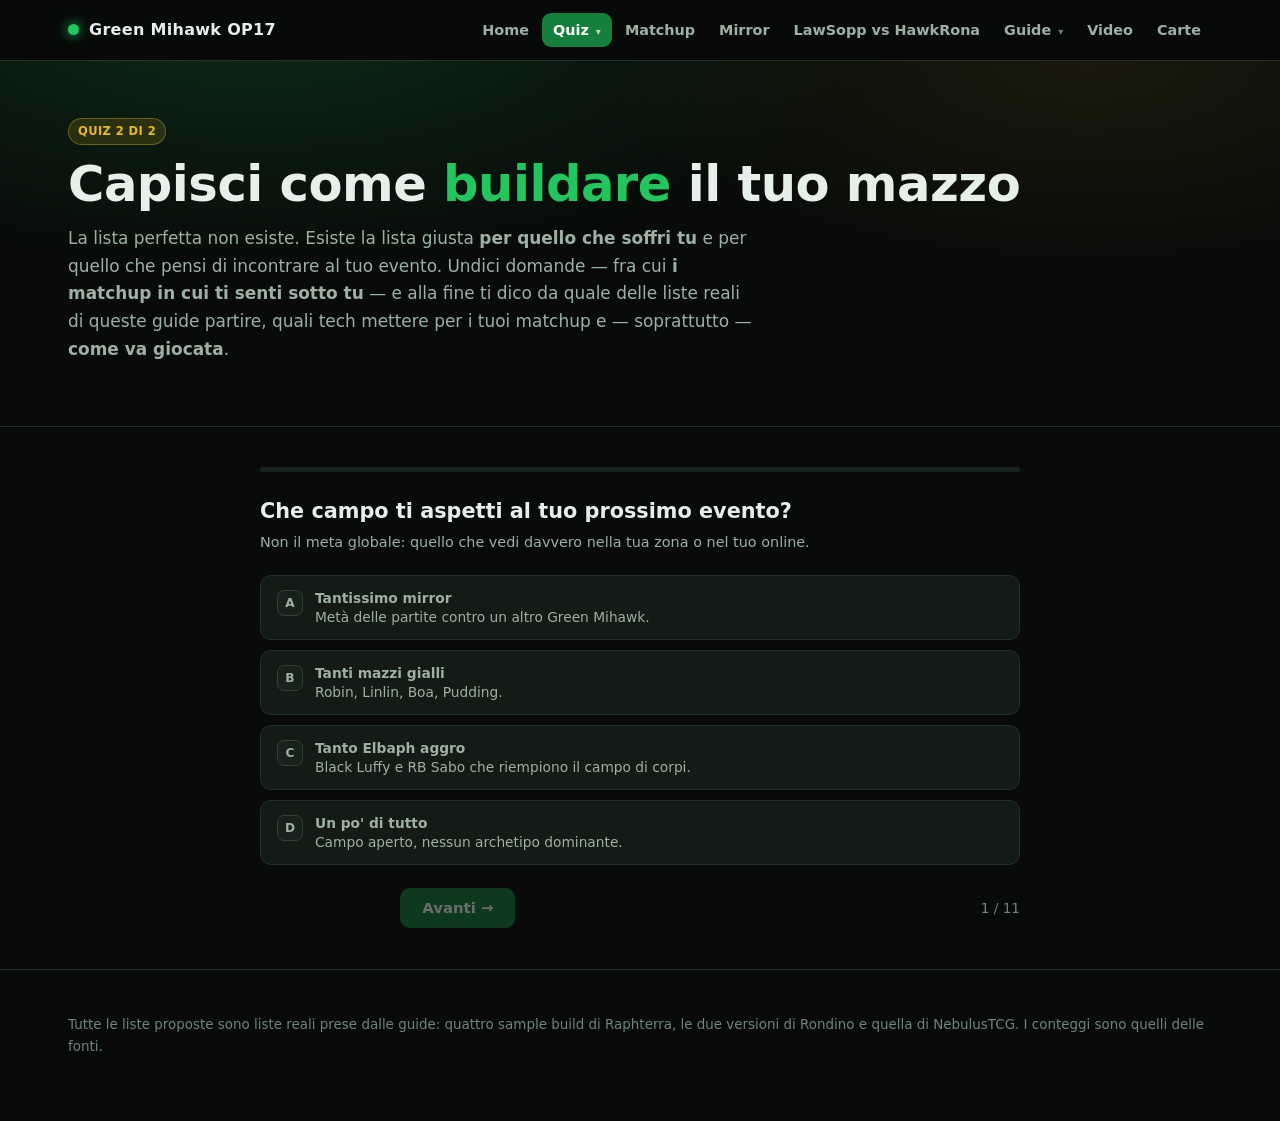
<file: quiz-deck.html>
<!DOCTYPE html><html lang="it"><head>
<meta charset="utf-8"><meta name="viewport" content="width=device-width,initial-scale=1">
<title>Come buildare il tuo Mihawk — Green Mihawk OP17</title>
<meta name="description" content="Quiz: undici domande su cosa soffri e cosa ti aspetti di incontrare, e ti dico quale lista Green Mihawk fa per te e come giocarla.">
<link rel="icon" href="data:image/svg+xml,<svg xmlns='http://www.w3.org/2000/svg' viewBox='0 0 100 100'><text y='.9em' font-size='90'>🗡️</text></svg>">
<link rel="stylesheet" href="assets/style.css">
</head><body>
<header class="top"><div class="wrap topbar">
<div class="brand"><span class="dot"></span><a href="index.html">Green Mihawk OP17</a></div>
<button class="navtoggle" type="button" aria-label="Apri il menu" aria-expanded="false"><span></span></button>
<nav class="main">
<a href="index.html">Home</a>
<div class="dd"><button class="dd-b" type="button" aria-expanded="false">Quiz <i>▾</i></button><div class="dd-m">
 <a href="quiz-deck.html"><b>Quale lista fa per te</b><span>11 domande, compresi i matchup che soffri tu</span></a>
 <a href="quiz-player.html"><b>Che giocatore sei</b><span>A quale dei cinque autori somigli</span></a>
</div></div>
<a href="matchup.html">Matchup</a>
<a href="mirror.html">Mirror</a>
<a href="confronto.html">LawSopp vs HawkRona</a>
<div class="dd"><button class="dd-b" type="button" aria-expanded="false">Guide <i>▾</i></button><div class="dd-m">
 <a href="guide/raphterra.html"><b><i class="sw" style="background:var(--raph)"></i>Raphterra</b><span>La più sistematica · 6 capitoli</span></a>
 <a href="guide/rondino.html"><b><i class="sw" style="background:var(--rond)"></i>Rondino</b><span>La matchups bible · masterclass 16/09</span></a>
 <a href="guide/nebulus.html"><b><i class="sw" style="background:var(--neb)"></i>NebulusTCG</b><span>Tech, probabilità, mazzi gialli</span></a>
 <a href="guide/impact.html"><b><i class="sw" style="background:var(--impact)"></i>Impact</b><span>Law + Yasopp · slide, video, Q&amp;A 17/09</span></a>
 <a href="guide/samsans.html"><b><i class="sw" style="background:var(--sam)"></i>samsansOP</b><span>Mihawk 6c + Perona 5c · video</span></a>
 <a href="guide/dojo.html"><b><i class="sw" style="background:var(--dojo)"></i>The Dojo</b><span>Sessioni: VOD review e ladder di Elijah</span></a>
</div></div>
<a href="video.html">Video</a>
<a href="carte.html">Carte</a>
</nav></div></header>

<div class="hero"><div class="wrap">
<span class="badge b-sint">Quiz 2 di 2</span>
<h1 style="margin-top:12px">Capisci come <em>buildare</em> il tuo mazzo</h1>
<p class="sub">La lista perfetta non esiste. Esiste la lista giusta <b>per quello che soffri tu</b> e per quello che
pensi di incontrare al tuo evento. Undici domande — fra cui <b>i matchup in cui ti senti sotto tu</b> —
e alla fine ti dico da quale delle liste reali di queste guide partire, quali tech mettere per i tuoi
matchup e — soprattutto — <b>come va giocata</b>.</p>
</div></div>

<section><div class="wrap">
  <div class="quiz" id="q2">
    <div class="qbar"><i></i></div>
    <div class="qstage"></div>
    <div class="res"></div>
  </div>
</div></section>

<footer><div class="wrap">
<p>Tutte le liste proposte sono liste reali prese dalle guide: quattro sample build di Raphterra,
le due versioni di Rondino e quella di NebulusTCG. I conteggi sono quelli delle fonti.</p>
</div></footer>

<script src="assets/app.js"></script>
<script>
/* --- liste reali dalle guide, per il blocco risultato --- */
const LISTE = {
 std:{fonte:'Raphterra · Deck 1', img:'img/guide/raph-deck1-standard-law.png',
  carte:[['OP07-022','Otama',4],['OP12-034','Perona 1c',4],['ST32-001','Kin\'emon',4],['OP06-033','Vander Decken IX',4],
         ['OP12-023','Kawamatsu',4],['OP17-031','Yasopp',4],['ST32-002','Kouzuki Oden',4],['OP13-031','Trafalgar Law 6c',4],
         ['OP17-022','Shanks 10c',4],['OP01-055','You Can Be My Samurai!!',4],['OP06-038','Billion-fold',4],
         ['OP08-036','Electrical Luna',3],['OP14-039','Coffin Boat',3]]},
 hybrid:{fonte:'Raphterra · Deck 3 (la sua preferita)', img:'img/guide/raph-deck3-hybrid.png',
  carte:[['OP07-022','Otama',4],['OP12-034','Perona 1c',4],['ST32-001','Kin\'emon',4],['OP06-033','Vander Decken IX',3],
         ['OP12-023','Kawamatsu',4],['OP17-031','Yasopp',3],['ST32-002','Kouzuki Oden',4],['OP14-033','Perona 5c',3],
         ['OP13-031','Trafalgar Law 6c',3],['ST32-003','Dracule Mihawk 6c',2],['OP17-022','Shanks 10c',4],
         ['ST24-004','Law & Bepo',1],['OP01-055','You Can Be My Samurai!!',3],['OP06-038','Billion-fold',4],
         ['OP08-036','Electrical Luna',2],['OP14-039','Coffin Boat',2]]},
 trash:{fonte:'Raphterra · Deck 4 (Trash build)', img:'img/guide/raph-deck4-trash.png',
  carte:[['OP07-022','Otama',2],['OP12-034','Perona 1c',4],['ST32-001','Kin\'emon',4],['OP14-023','Kikunojo',2],
         ['OP06-033','Vander Decken IX',3],['OP12-023','Kawamatsu',4],['OP17-031','Yasopp',4],['ST32-002','Kouzuki Oden',4],
         ['OP13-031','Trafalgar Law 6c',4],['OP17-022','Shanks 10c',4],['OP01-055','You Can Be My Samurai!!',2],
         ['OP06-038','Billion-fold',3],['OP14-038','Trash Event',4],['OP08-036','Electrical Luna',2],['OP14-039','Coffin Boat',4]]},
 starve:{fonte:'Rondino · lista aggiornata', img:'img/guide/rond-decklist-update.png',
  carte:[['OP07-022','Otama',4],['OP12-034','Perona 1c',4],['ST32-001','Kin\'emon',4],['OP06-033','Vander Decken IX',4],
         ['OP12-023','Kawamatsu',4],['OP17-031','Yasopp',4],['ST32-002','Kouzuki Oden',4],['OP13-031','Trafalgar Law 6c',4],
         ['OP17-022','Shanks 10c',4],['OP01-055','You Can Be My Samurai!!',4],['OP06-038','Billion-fold',3],
         ['OP14-038','Trash Event',3],['OP08-036','Electrical Luna',2],['OP14-039','Coffin Boat',2]]},
 draw:{fonte:'NebulusTCG', img:'img/guide/nebulus-decklist.png',
  carte:[['OP07-022','Otama',4],['OP12-034','Perona 1c',4],['ST32-001','Kin\'emon',4],['OP06-033','Vander Decken IX',4],
         ['OP12-023','Kawamatsu',4],['OP17-031','Yasopp',4],['ST32-002','Kouzuki Oden',4],['OP13-031','Trafalgar Law 6c',4],
         ['OP17-022','Shanks 10c',4],['OP01-055','You Can Be My Samurai!!',4],['OP06-038','Billion-fold',3],
         ['OP08-036','Electrical Luna',3],['OP14-039','Coffin Boat',4]]},
};
function lista(k){
  const L = LISTE[k];
  const tot = L.carte.reduce((n,c)=>n+c[2],0);
  return `<div class="card" style="margin-top:12px"><h3>La lista di partenza — ${L.fonte}
   <span style="float:right;color:var(--dim2);font-weight:400;font-size:.85rem">${tot} carte + leader</span></h3>
   <div class="cardrow" style="margin-top:12px">
     <div class="cardbox" style="width:96px"><img src="carte/OP14-020.png" alt=""><span>Leader</span></div>
     ${L.carte.map(c=>`<div class="cardbox" style="width:96px">
        <img src="carte/${c[0]}.png" alt="" loading="lazy">
        <span><b style="color:var(--green);font-size:1.05em">${c[2]}×</b> ${c[1]}</span></div>`).join('')}
   </div>
   <figure style="margin-top:14px"><img src="${L.img}" alt="Decklist ${L.fonte}">
     <figcaption>La lista come appare nella guida originale.</figcaption></figure>
  </div>`;
}

/* --- i matchup che soffri TU: cosa dicono le fonti su turno, tech e lista ---
   Le tech vengono dal «Quick Tech Cheatsheet Against The Meta» di Raphterra, dal capitolo
   TECH CARDS di NebulusTCG, dalle schede matchup delle guide, dal documento LawSopp vs HawkRona
   e — da settembre — dalla masterclass di Rondino (16/09) e dal Q&A di Impact sul Dojo (17/09).
   Il «rest spell» è I Never Bother to Remember the Faces of Trash (OP14-038), il «Trash Event». */
const LISTA_NOME = {std:'Standard 6c Law', hybrid:'Ibrida Law+Mihawk', trash:'Rest spell (Trash build)', starve:'Starve (Rondino)', draw:'Motore di pesca'};
const RS = ['OP14-038','Rest spell (Trash Event)'];
const MU = {
 'mirror':{nome:'Green Mihawk — mirror', carta:'OP14-020', lista:'hybrid',
   score:{hybrid:3, std:1.5, draw:1, trash:.5},
   turno:'Secondo — tutte le fonti, anche a settembre',
   piano:'Rondino: «You need to identify as early as possible what kind of game you\'re playing». Value di default, aggro appena il gioco di valore gira male.',
   nuovo:'Rondino (16/09): «Starving in the mirror is wrong». Impact (17/09): prendi le prime due vite, difendi la terza; la build Perona/tempo è «best in the mirror», ma il rest spell non è un sacrificio.',
   tech:[[RS[0],RS[1],'Rondino (16/09): fa il lavoro di Bonney nel mirror da primo, «far more consistent»; Impact (17/09): «you\'re not making sacrifices to play it»'],
         ['OP08-036','Electrical Luna','Raphterra (tech cheatsheet); NebulusTCG taglia For Fun per avere più Luna — ma Rondino (16/09) si ferma a 2'],
         ['ST24-004','Law & Bepo','Raphterra (tech cheatsheet); Impact la gioca a 1 — Elijah (3/09) la trova «underwhelming in the mirror»'],
         ['OP07-026','Jewelry Bonney','Raphterra (tech cheatsheet); samsansOP: «Stun Bonney» per chi va primo — Rondino (16/09) l\'ha tolta per il rest spell']],
   nota:'Nella Fast Decision Table del confronto: se nel tuo giro c\'è tanto Mihawk, si parte da <b>HawkRona</b> (6c Mihawk + Perona) di Sam.'},
 'py-robin':{nome:'Purple Yellow Robin', carta:'OP09-062', lista:'draw',
   score:{draw:2.5, trash:1.5},
   turno:'Conteso: secondo per NebulusTCG, Raphterra e Rondino — primo per Impact ed Elijah',
   piano:'NebulusTCG: «HARD MULLIGAN for YASOPP». Yasopp uccide i corpi da 4k prima che Big Mom li porti a 8k.',
   nuovo:'Impact (17/09) ora lo dà «slightly unfavored, ~45-55»: controllo della board finché Big Mom è «just a 10-mana heal + draw»; Law è «the best card in the matchup». Rondino (16/09): contro Robin non si affama.',
   tech:[['OP17-031','Yasopp (4 copie)','NebulusTCG, Impact, Raphterra: è la carta del matchup'],
         [RS[0],RS[1],'Raphterra: la Trash build nasce «to improve the matchups against PY Robin and Elbaf Aggro»; Rondino (16/09) la usa al posto di Bonney anche per Robin'],
         ['OP07-026','Jewelry Bonney','Raphterra (tech cheatsheet): «The Bonney Delay» sul turno della 10C Linlin — superata dal rest spell per Rondino']],
   nota:'Sui gialli la fonte più dettagliata è NebulusTCG: parti dalla sua lista.'},
 'y-linlin':{nome:'Yellow Linlin', carta:'OP17-099', lista:'draw',
   score:{draw:3, std:.5},
   turno:'Secondo (NebulusTCG)',
   piano:'NebulusTCG: «my gameplan allows Mihawk to win over 80% of the time even going first». Conta le Luna: con a Luna e b Shanks il danno garantito è (a²+a)/2 + a·b.',
   tech:[['OP17-031','Yasopp (4 copie)','NebulusTCG: «Hard Mulligan for Yasopp»'],
         ['OP08-036','Electrical Luna','NebulusTCG: la formula del danno si basa sul numero di Luna'],
         ['OP07-026','Jewelry Bonney','NebulusTCG: stall «vs decks that go extremely tall like 10c Linlin decks» (però lui non la gioca)']]},
 'uy-boa':{nome:'Blue Yellow Boa Hancock', carta:'OP14-041', lista:'draw',
   score:{draw:2, std:1},
   turno:'Secondo (NebulusTCG, Raphterra)',
   piano:'Raphterra: «Attack life aggressively while stalling with 6+5» e «Shanks 10 + Electrical Luna to stall their wide board».',
   nuovo:'Rondino (16/09): favorevole, non affamare, letale fisso 7-7-9. Impact (17/09): «a lot chiller than you think», ma prima costruisci la board e poi attacchi tutto insieme — sul quando attaccare i due si contraddicono.',
   tech:[['OP08-036','Electrical Luna','Raphterra: congela la loro board larga insieme a Shanks'],
         ['OP17-031','Yasopp','NebulusTCG: mulligan per Yasopp; Rondino (16/09): Yasopp sulla Gorgon sister']]},
 'py-pudding':{nome:'Purple Yellow Pudding', carta:'OP08-058', lista:'draw',
   score:{draw:3},
   turno:'Primo (NebulusTCG)',
   piano:'NebulusTCG: «1st: Very Favored / 2nd: Very Favored», mulligan duro per Yasopp.',
   tech:[['OP17-031','Yasopp (4 copie)','NebulusTCG: «Hard Mulligan for Yasopp»']]},
 'black-luffy':{nome:'Black Luffy (Elbaph)', carta:'OP17-079', lista:'trash',
   score:{trash:3, starve:2.5},
   turno:'Secondo (Raphterra, Rondino, NebulusTCG)',
   piano:'Qui le fonti litigano: Rondino affama («Starve → Control board → Preserve resources → 10c Shanks → Stabilize»), NebulusTCG dice di NON starvare.',
   nuovo:'Rondino (16/09): con il nuovo evento Black Luffy è «full-starved going first and second» — prima correva quando andava primo.',
   tech:[[RS[0],RS[1],'Raphterra: tech del matchup; Rondino (16/09): è la carta che rende lo starve il default'],
         ['OP14-037','For Fun','Raphterra: tech del matchup (e contro il 4C Saul)'],
         ['ST24-004','Law & Bepo','NebulusTCG: «If the Black Luffy MU becomes too difficult I may play this card specifically for it»'],
         ['ST32-002','Kouzuki Oden','NebulusTCG, mulligan: «Many Odens to lock up Saul / Docking / Loki»']]},
 'rb-sabo':{nome:'Red Black Sabo (Elbaph)', carta:'OP13-004', lista:'trash',
   score:{trash:3, starve:2.5},
   turno:'Secondo — tutte le fonti (Rondino, 16/09: «starve first and second»)',
   piano:'Rondino: «Full starve them at 5 life until their board is cleared. Only then do we start attacking Leader.»',
   nuovo:'Col rest spell il matchup si è girato: Impact (17/09) «went from bad to really good with the rest spell»; Rondino (16/09) lo dà favorevole. Si passa alla faccia solo quando loro vanno double 6-cost.',
   tech:[[RS[0],RS[1],'Impact (17/09): rest spell con il leader sul loro 2-drop, poi «spell again on the Saul»; Raphterra (tech cheatsheet, Elbaf Aggro)'],
         ['OP17-031','Yasopp','Impact: la risposta presto ai corpi da poco costo di Sabo'],
         ['OP14-037','For Fun','Raphterra (tech cheatsheet, Elbaf Aggro)'],
         ['OP14-033','Perona 5c','Raphterra: «Her stun is still very relevant … against Elbaf aggro decks» — Rondino (16/09) però l\'ha tolta']],
   nota:'Nella Fast Decision Table del confronto: se nel tuo giro c\'è tanto Sabo, si parte da <b>LawSopp</b> di Impact.'},
 'red-ace':{nome:'Red Ace', carta:'OP16-001', lista:'starve',
   score:{starve:3, trash:1},
   turno:'Secondo — tutte le fonti',
   piano:'Conflitto aperto nelle guide: Raphterra «RACE TO LETHAL», Rondino «Don\'t even start the race».',
   nuovo:'Rondino (16/09): «favored (~80% first, easier second)» con lo starve totale — poke da 8 su Marco, Oden sopra; lo starve spegne il buff a 8k del leader.',
   tech:[[RS[0],RS[1],'Rondino (16/09): lo starve con l\'evento è la linea che usa ora'],
         ['ST32-002','Kouzuki Oden','Rondino (16/09): «Oden on top» mentre affami'],
         ['OP07-026','Jewelry Bonney','Raphterra (tech cheatsheet): l\'unica tech che indicava contro Ace — Rondino l\'ha tolta']]},
 'p-kaido':{nome:'Purple Kaido', carta:'OP17-058', lista:'std',
   score:{std:2, draw:1.5},
   turno:'Primo (NebulusTCG, Impact, Raphterra)',
   piano:'Raphterra: «Freeze 6C King with 5C Oden repeatedly» e «Shanks Decken carries».',
   nuovo:'Impact (17/09): «super good», «first almost always»; i primi corpi sono Yasopp, poi Odens + stun sul King.',
   tech:[['ST32-002','Kouzuki Oden','Raphterra; NebulusTCG va a mulligan per 2-3 Oden'],
         ['OP06-033','Vander Decken IX','Raphterra: «Shanks Decken carries»'],
         ['OP17-031','Yasopp','Impact (17/09): «First developed characters = Yasopps»']]},
 'rocks':{nome:'Blue Rocks', carta:'OP17-039', lista:'std',
   score:{std:2, trash:1.5},
   turno:'Secondo (NebulusTCG, Impact, Raphterra, Rondino)',
   piano:'Impact: «all of its primary attackers are 7 cost or less, so it is extremely weak to Luna».',
   nuovo:'Rondino (16/09): «~95%», starve di default. Impact (17/09): board control, non starve, e «Oden the John».',
   tech:[['OP14-037','For Fun','Raphterra: colpisce il 4C Captain John'],
         ['OP08-036','Electrical Luna','Impact: Rocks è debolissimo alla Luna; Rondino: senza risposta a Xebec «start digging aggressively for Lunas»'],
         ['ST32-002','Kouzuki Oden','Raphterra: «Use Oden on Captain John to stop him from resting»; Impact (17/09) idem']]},
 'p-enel':{nome:'Purple Enel', carta:'OP15-058', lista:'trash',
   score:{trash:3, hybrid:1.5},
   turno:'Primo (NebulusTCG, Impact)',
   piano:'Impact: «Getting Enel to 0 is basically game over». NebulusTCG segnala però la variante Hand Rip fra quelle che sta perdendo.',
   nuovo:'Impact (17/09): «went from bad to really good with the rest spell» — «fighting Enel is miserable if you don\'t have it». Rondino (16/09): dipende dalla sua apertura (Holy → value control, Hom Hom → corsa).',
   tech:[[RS[0],RS[1],'Impact (17/09): full starve + board control, finiscono prima loro le rimozioni'],
         ['ST32-003','Dracule Mihawk 6c','Raphterra (tech cheatsheet)'],
         ['OP14-033','Perona 5c','Raphterra (tech cheatsheet); Elijah (3/09): in una partita con Enel Perona «remained in play and attacked several times»']]},
 'luffy-ace':{nome:'Red Green Luffy & Ace', carta:'ST30-001', lista:'std',
   score:{std:2, draw:1},
   turno:'Secondo (NebulusTCG, Raphterra, Impact)',
   piano:'Raphterra: «Spam 7k attacks to their leader … their deck does not have 2ks» e «freeze the end game with Luna».',
   nuovo:'Impact (17/09): «you win the game the last turn before you die» — non si affama un leader che dà Rush; vita dispari (3 → 1). Elijah (27/08): «Attack Ace Luffy with repeated 7k swings and it dies».',
   tech:[['ST32-002','Kouzuki Oden','Impact (17/09): «Oden is the most important 5»; NebulusTCG (mulligan)'],
         ['OP08-036','Electrical Luna','Raphterra; Impact (17/09): tieni almeno 2 freeze per questo matchup']]},
};

function muScelti(ctx){
  const si = CFG.steps.findIndex(s=>s.multi);
  const st = CFG.steps[si];
  return ctx.chosen[si].map(oi=>st.opts[oi].mu).filter(Boolean);
}

/* subito sotto al verdetto: cosa dicono i TUOI matchup e quali tech coprono di piu' */
function riepilogoMatchup(ctx){
  const ids = muScelti(ctx);
  if(!ids.length) return '';
  const verso = {};
  ids.forEach(id=>{ (verso[MU[id].lista] ||= []).push(MU[id].nome); });
  const righe = Object.entries(verso).sort((a,b)=>b[1].length-a[1].length).map(([k,nomi])=>
    `<li><b>${LISTA_NOME[k]}</b>${k===ctx.win?' <span class="pill" style="color:#86efac;border-color:var(--green2)">la tua lista</span>':''}
     — ${nomi.join(', ')}</li>`).join('');
  const conta = {};
  ids.forEach(id=>MU[id].tech.forEach(([c,n])=>{ (conta[c] ||= {n, mus:[]}).mus.push(MU[id].nome); }));
  const techSum = Object.entries(conta).sort((a,b)=>b[1].mus.length-a[1].mus.length)
    .map(([c,t])=>`<div class="tc"><img src="carte/${c}.png" alt="" loading="lazy">
      <span><b>${t.n}</b><small>${t.mus.length>1?`copre ${t.mus.length} dei tuoi matchup`:t.mus[0]}</small></span></div>`).join('');
  return `<div class="card" style="margin:16px 0;border-color:rgba(34,197,94,.45)">
    <h3>🎯 I matchup che soffri tu</h3>
    <p>Presi uno per uno, secondo le guide puntano a:</p>
    <ul style="color:var(--dim);padding-left:18px;margin:6px 0 12px">${righe}</ul>
    <p><b style="color:var(--txt)">Tech da mettere negli slot flessibili</b>, ordinate per quanti dei tuoi matchup coprono:</p>
    <div class="mymu-tech" style="margin-top:10px">${techSum}</div>
    <p style="margin-top:8px;font-size:.84rem">Il dettaglio matchup per matchup, con la fonte di ogni consiglio, è in fondo alla pagina.</p></div>`;
}

function mieiMatchup(ctx){
  const ids = muScelti(ctx);
  if(!ids.length) return `<div class="card" style="margin-top:16px"><h3>I tuoi matchup</h3>
    <p>Hai detto che non ne soffri uno in particolare: il consiglio si basa solo sulle altre risposte.
    Per i singoli leader c'è l'<a href="matchup.html">aggregatore matchup</a>.</p></div>`;

  const schede = ids.map(id=>{
    const m = MU[id];
    const diversa = m.lista!==ctx.win;
    return `<div class="mymu-c">
      <div class="mymu-h"><img src="carte/${m.carta}.png" alt="" loading="lazy"><h4>${m.nome}</h4>
        <span class="pill">🎲 ${m.turno}</span></div>
      <p>${m.piano}</p>
      ${m.nuovo?`<p class="mymu-new">🆕 ${m.nuovo}</p>`:''}
      <div class="mymu-tech">${m.tech.map(([c,n,src])=>`<div class="tc"><img src="carte/${c}.png" alt="" loading="lazy">
        <span><b>${n}</b><small>${src}</small></span></div>`).join('')}</div>
      <p style="font-size:.84rem">${diversa
        ? `📋 Preso da solo, questo matchup punta alla <b>${LISTA_NOME[m.lista]}</b>.`
        : `📋 Coincide con la lista che ti è uscita: <b>${LISTA_NOME[m.lista]}</b>.`}
        ${m.nota?`<br>${m.nota}`:''}
        <a href="matchup.html#${id}">Apri il matchup →</a></p>
    </div>`;
  }).join('');

  return `<h3 style="margin:30px 0 4px;font-size:1.2rem">I tuoi matchup, uno per uno</h3>
    <p style="color:var(--dim);margin:0 0 4px">Turno consigliato, piano e tech — con la fonte di ogni consiglio.</p>
    <div class="mymu">${schede}</div>`;
}

const CFG = {
 axes:{std:'Standard 6c Law', hybrid:'Ibrida Law+Mihawk', trash:'Rest spell / Trash', starve:'Starve (Rondino)', draw:'Motore di pesca'},
 afterTop: riepilogoMatchup,
 after: mieiMatchup,
 steps:[
  {q:'Che campo ti aspetti al tuo prossimo evento?',
   hint:'Non il meta globale: quello che vedi davvero nella tua zona o nel tuo online.',
   opts:[
    {label:'Tantissimo mirror', desc:'Metà delle partite contro un altro Green Mihawk.', score:{hybrid:3, std:2}},
    {label:'Tanti mazzi gialli', desc:'Robin, Linlin, Boa, Pudding.', score:{draw:3, std:1}},
    {label:'Tanto Elbaph aggro', desc:'Black Luffy e RB Sabo che riempiono il campo di corpi.', score:{trash:3, starve:2}},
    {label:'Un po\' di tutto', desc:'Campo aperto, nessun archetipo dominante.', score:{std:2, trash:2.5, draw:1}},
   ]},
  {q:'Contro cosa pensi di stare più sotto <em>tu</em>, come giocatore?',
   hint:'Non i matchup brutti di Mihawk in generale: quelli in cui TU ti senti in difficoltà, per come giochi. È la tua sensazione personale, e pesa più di ogni altra risposta sulla lista che ti consiglio.',
   multi:true,
   weight:n=>Math.min(1.5, 4.5/n),
   opts:[
    ...Object.entries(MU).map(([id,m])=>({label:m.nome, img:`carte/${m.carta}.png`, mu:id,
       score:m.score})),
    {label:'Nessuno in particolare', desc:'Li soffro tutti più o meno uguale.', none:true, score:{}},
   ]},
  {q:'Qual è il modo in cui perdi più spesso?',
   hint:'La domanda più importante del quiz: la lista si costruisce da qui.',
   opts:[
    {label:'Mi bricco: mano piena di carte morte', desc:'Non trovo i searcher, o li trovo e non trovo altro.', score:{draw:3, trash:1}},
    {label:'Mi puliscono i searcher e salto il Law', desc:'Le loro weenie ammazzano le mie e il turno da 6 salta.', score:{hybrid:3}},
    {label:'Non arrivo vivo al turno di Shanks', desc:'Mi spengono prima, o arrivo senza risorse.', score:{starve:3}},
    {label:'Arrivo a Shanks ma non chiudo', desc:'Controllo bene e poi la partita non finisce mai.', score:{std:2, trash:2}},
   ]},
  {q:'Vinci il tiro del dado. La tua reazione istintiva?',
   opts:[
    {label:'Secondo, sempre', desc:'È quello che dicono praticamente tutte le guide su quasi tutti i matchup.', score:{std:2, starve:2, hybrid:1}},
    {label:'Dipende dal matchup, ci penso', desc:'Contro Kaido, Enel e Pudding vado primo.', score:{draw:3}},
    {label:'Secondo, ma poi soffro contro l\'aggro', desc:'Vorrei più strumenti per non essere travolto.', score:{trash:3}},
    {label:'Non ho una regola chiara', desc:'Decido sul momento.', score:{std:2}},
   ]},
  {q:'6c Law o 6c Mihawk?',
   hint:'È la scelta di deckbuilding su cui Raphterra dedica più spazio.',
   opts:[
    {label:'Law: voglio il blocker e il rimbalzo', desc:'Il valore ricorrente mi serve più della statline.', score:{std:3, starve:2, draw:2}},
    {label:'Entrambi, ibrido', desc:'Così se mi puliscono le weenie non resto senza turno da 6.', score:{hybrid:3}},
    {label:'Non ho ancora capito la differenza', desc:'Mi serve una lista che funzioni senza scelte difficili.', score:{std:2, draw:1}},
    {label:'Mihawk: voglio il corpo più grosso', desc:'Preferisco minacciare sul campo.', score:{hybrid:2}},
   ]},
  {q:'Quante Electrical Luna vuoi in lista?',
   opts:[
    {label:'Il massimo possibile', desc:'Nel mirror le partite si vincono contando le Luna.', score:{std:2, draw:3}},
    {label:'Due bastano, preferisco altri slot', desc:'Ne uso una o due a partita e non di più.', score:{hybrid:2, starve:2, trash:2}},
    {label:'Tre: via di mezzo', desc:'', score:{std:3, draw:2}},
    {label:'Dipende da quanto mirror mi aspetto', desc:'', score:{hybrid:2, std:1}},
   ]},
  {q:'Le partite lunghe: piacere o sofferenza?',
   opts:[
    {label:'Piacere puro: voglio logorarli', desc:'Più carte scambiamo, più vinco.', score:{starve:3, std:1}},
    {label:'Le reggo ma preferisco chiudere prima', desc:'', score:{trash:2, hybrid:2}},
    {label:'Mi perdo nei turni lunghi', desc:'Dopo un po\' sbaglio i conti.', score:{draw:2, std:2}},
    {label:'Dipende: nel mirror sì, contro l\'aggro no', desc:'', score:{hybrid:2, starve:1}},
   ]},
  {q:'Ti trovi bene a contare i letali più turni in anticipo?',
   opts:[
    {label:'Sì, li calcolo sempre', desc:'So esattamente quanti swing mi mancano.', score:{draw:3, starve:2}},
    {label:'Abbastanza, ma non oltre il turno dopo', desc:'', score:{std:2, hybrid:1}},
    {label:'No, vado a sensazione', desc:'Preferisco una lista che perdoni gli errori di conto.', score:{std:3, trash:1}},
    {label:'Ci sto lavorando', desc:'', score:{std:1, draw:1}},
   ]},
  {q:'Ti dà fastidio tenere in mano carte situazionali?',
   hint:'Cioè le tech che in metà dei matchup sono carta morta.',
   opts:[
    {label:'Molto: voglio carte sempre giocabili', desc:'', score:{std:3, draw:2}},
    {label:'No, se vincono i matchup brutti', desc:'Accetto la carta morta pur di avere la risposta.', score:{trash:3, hybrid:2}},
    {label:'Solo se sono eventi da 1 costo', desc:'Poco costo, poco impegno.', score:{trash:2, starve:2}},
    {label:'Dipende da quante ne metto', desc:'Una o due sì, quattro no.', score:{hybrid:2, std:1}},
   ]},
  {q:'Quando sei avanti, cosa ti succede?',
   opts:[
    {label:'Divento avido e me la faccio rimontare', desc:'Voglio sempre un po\' più di valore.', score:{starve:3}},
    {label:'Chiudo bene, quello lo so fare', desc:'', score:{trash:2, hybrid:1}},
    {label:'Non so mai quando smettere di controllare', desc:'', score:{std:2, starve:1}},
    {label:'Raramente sono avanti', desc:'Di solito rincorro.', score:{draw:2, trash:1}},
   ]},
  {q:'Un\'ultima: quanto ti fidi delle tue ricerche?',
   hint:'Ordine dei searcher, cosa cercare, quando usare la Samurai.',
   opts:[
    {label:'Ho un ordine preciso e lo seguo', desc:'', score:{draw:3, std:1}},
    {label:'Cerco quello che mi serve sul momento', desc:'', score:{starve:2, hybrid:2}},
    {label:'Spesso cerco la carta sbagliata', desc:'Poi me ne accorgo due turni dopo.', score:{draw:2, std:2}},
    {label:'Finisco spesso senza bersagli da cercare', desc:'Il mazzo mi si svuota di risposte.', score:{trash:2, draw:1}},
   ]},
 ],
 results:{
  std:{eyebrow:'La lista che fa per te', title:'Standard 6c Law', tagline:'La lista più pulita e più facile da pilotare bene: nessuna scelta difficile, il core porta la partita.',
   html:`<div class="note"><b style="display:block;margin-bottom:4px">Perché questa</b>
     È la lista per chi vuole carte sempre giocabili e si aspetta un campo aperto. È la build che Raphterra chiama il caso base:
     quattro copie di tutto il core, zero slot situazionali. «The Core Carries».</div>
    ${lista('std')}
    <div class="card" style="margin-top:12px"><h3>Come si gioca</h3>
     <ul style="color:var(--dim);padding-left:18px">
      <li>Default: <b>controllo board</b>. Se ci sono corpi da 6k riposati, attaccali.</li>
      <li>Vai secondo quasi sempre. Eccezioni: Kaido, Enel, Pudding.</li>
      <li>Mid game: 6C Law + corpo, e infila le You Can Be My Samurai quando il DON!! avanza.</li>
      <li>Conserva sempre <b>Decken + una carta Fishman</b> per il loro 10C Shanks.</li>
     </ul></div>
    <div class="card" style="margin-top:12px"><h3>I tuoi slot flessibili</h3>
     <p>Raphterra indica come tech slot di questa lista: la 4ª Vander Decken, la 4ª You Can Be My Samurai,
     la 3ª Coffin Boat, la 4ª Billion Fold, la 3ª Luna e il 4° 10C Shanks. Sono i posti da cui pescare
     se vuoi infilare una tech.</p></div>
    <div class="card" style="margin-top:12px"><h3>Se il campo cambia</h3>
     <p>Tanto mirror → aggiungi <b>Law &amp; Bepo</b> e <b>Bonney</b>. Tanti gialli → <b>Trash Event</b> e <b>Bonney</b>.
     Tanto Elbaph → guarda la Trash build. Tanto Enel → <b>6C Mihawk</b> e <b>Perona 5c</b>.</p></div>
    <p style="margin-top:16px"><a href="guide/raphterra.html">Leggi il capitolo di deckbuilding completo →</a></p>`},

  hybrid:{eyebrow:'La lista che fa per te', title:'Ibrida 6c Law + 6c Mihawk', tagline:'La build preferita da Raphterra, e la risposta diretta al problema di farsi pulire le weenie.',
   html:`<div class="note"><b style="display:block;margin-bottom:4px">Perché questa</b>
     È la risposta per chi perde quando gli puliscono i searcher e salta il turno da 6 — e per chi vuole un corpo in più nel mirror.
     Raphterra la preferisce proprio per quello:
     «This is one of the main reasons I am a fan of the 6C Mihawk + 6C Law hybrid build, since many players are aware
     of the impact of denying the on-curve 6C Law by clearing your weenies».</div>
    ${lista('hybrid')}
    <div class="card" style="margin-top:12px"><h3>Come si gioca</h3>
     <ul style="color:var(--dim);padding-left:18px">
      <li>Puoi giocare <b>You Can Be My Samurai in anticipo</b> senza paura: non dipendi dal Law per il turno da 6.</li>
      <li>Nel mirror il 6C Mihawk ti dà il corpo che l'avversario fatica a togliere in modo efficiente.</li>
      <li>Hai una Luna in meno delle altre liste: conta le copie e non sprecarle per pulizie parziali.</li>
      <li>La singola <b>Law &amp; Bepo</b> è la risposta di emergenza quando la combo Shanks+Decken non è completa.</li>
     </ul></div>
    <div class="card" style="margin-top:12px"><h3>Attenzione</h3>
     <p>È la lista con più scelte da fare turno per turno: tre Law, due Mihawk 6c e tre Yasopp significano che
     non trovi sempre il pezzo giusto. Se il tuo problema è il brick, questa non è la build: guarda il motore di pesca.</p></div>
    <p style="margin-top:16px"><a href="mirror.html">Vai alla sezione mirror →</a></p>`},

  trash:{eyebrow:'La lista che fa per te', title:'Rest spell · Trash build', tagline:'Quattro «rest spell» e quattro Coffin Boat: la build di Raphterra che a settembre è diventata la scelta di Impact.',
   html:`<div class="note"><b style="display:block;margin-bottom:4px">Perché questa</b>
     È la build per un campo aperto e per chi soffre i mazzi da early game (Sabo, Enel, Black Luffy): il rest spell —
     <b>I Never Bother to Remember the Faces of Trash</b> — tappa e scambia sui loro corpi presto, pesca una carta e fa da +3k.
     Impact (17/09): «It is not a tech card, it is a whole game plan».</div>
    ${lista('trash')}
    <div class="card" style="margin-top:12px;border-color:rgba(45,212,191,.45)"><h3>🆕 Aggiornamento 16–17 settembre</h3>
     <p>Al regionale del weekend la lista col rest spell + 4 Coffin Boat è arrivata <b>seconda</b>; Impact la sceglie per il weekend.
     Questi i conteggi che indica lui:</p>
     <div class="tscroll"><table style="width:100%;border-collapse:collapse;font-size:.86rem;margin-top:8px">
      <thead><tr style="color:var(--gold);text-align:left"><th style="padding:4px">Slot</th><th>Copie</th><th>Perché (Impact)</th></tr></thead>
      <tbody>
       <tr><td style="padding:4px"><b>Rest spell</b></td><td>4</td><td>It is the game plan, not a tech</td></tr>
       <tr><td style="padding:4px"><b>Coffin Boat</b></td><td>3-4</td><td>"Four stages feel so good"; 2nd boat is free</td></tr>
       <tr><td style="padding:4px"><b>Shanks</b></td><td>4</td><td>Shanks-Shanks &gt; Shanks-Bepo</td></tr>
       <tr><td style="padding:4px"><b>Yasopp</b></td><td>3</td><td>Never cut: draw + kill + re-stand</td></tr>
       <tr><td style="padding:4px"><b>Otama</b></td><td>4</td><td>Kiku = Otama that always whiffs</td></tr>
       <tr><td style="padding:4px"><b>Samurai</b></td><td>2</td><td>Must hit sometimes; resolves more with rest spell</td></tr>
       <tr><td style="padding:4px"><b>Luna / Stronger</b></td><td>0-2 / 2</td><td>Stronger with 4 stages; ≤2 freezes for Luffy-Ace</td></tr>
       <tr><td style="padding:4px"><b>Radical Beam</b></td><td>3</td><td>Unconditional defense</td></tr>
       <tr><td style="padding:4px"><b>DMG</b></td><td>1</td><td>Costs 1 here; lethal tool vs Robin and mirror</td></tr>
      </tbody></table></div>
     <p style="margin-top:10px">Rondino (16/09) va nella stessa direzione con <b>3</b> copie: fuori Bonney e Perona 5c, 2 Luna, 6 counter spell.
     Rispetto alla lista qui sopra (Raphterra, Deck 4) cambia soprattutto una cosa: Impact vuole <b>4 Otama e nessun Kikunojo</b> —
     «Kikunojo is an Otama that always whiffed».</p>
     <p style="margin-top:8px"><a href="guide/impact.html#qa1709">Le note complete del Q&amp;A di Impact →</a> ·
     <a href="guide/rondino.html#06-masterclass-16-09">La masterclass di Rondino →</a></p></div>
    <div class="card" style="margin-top:12px"><h3>Come si gioca</h3>
     <ul style="color:var(--dim);padding-left:18px">
      <li>Il rest spell con il DON!! del leader sul loro corpo da 2 al turno 2: tu spendi 0 carte, loro perdono il corpo o 2 carte per salvarlo.</li>
      <li>Poi <b>rest → remove → repeat</b> (spell, Yasopp, Law, Yasopp) finché la board è tua; allora carte → vita → kill in 2-3 turni.</li>
      <li>Funziona solo se hai già attaccanti in campo: «removal without a board is just removal». Bersaglio migliore: le loro 1-drop (gli neghi il Law).</li>
      <li>Contro Black Luffy: tutti gli swing grossi sui giganti da 12+ costo, i piccoli sulle weenie.</li>
     </ul></div>
    <div class="card" style="margin-top:12px"><h3>Il rovescio della medaglia</h3>
     <p>NebulusTCG (agosto) taglia For Fun proprio perché la usa poco nel mirror, che considera il matchup più importante.
     Impact (17/09) la vede diversamente: nel mirror la build col rest spell «you're not making sacrifices to play it» — però ammette che
     la build Perona/tempo, quella che ha vinto il regionale, resta «best in the mirror».</p></div>
    <p style="margin-top:16px"><a href="matchup.html#rb-sabo">Vedi il matchup Sabo →</a> · <a href="matchup.html#p-enel">Enel →</a></p>`},

  starve:{eyebrow:'La lista che fa per te', title:'La lista di Rondino — lo starve', tagline:'Per chi non vuole correre: affamare, controllare, e chiudere solo quando è sicuro.',
   html:`<div class="note"><b style="display:block;margin-bottom:4px">Perché questa</b>
     È la lista per chi non arriva vivo al turno di Shanks e non ha paura delle partite lunghe. La linea di Rondino
     è costruita esattamente per quello: non prendere vita all'avversario finché la sua board non è pulita.</div>
    ${lista('starve')}
    <div class="card" style="margin-top:12px"><h3>Lo schema, nelle sue parole</h3>
     <p style="font-size:1.05rem;color:var(--txt)"><b>Starve → Trade into Board → Preserve Life → 10c Shanks → Stabilize → Attack Face</b></p>
     <p style="color:var(--gold)">«Don't rush the last step.»</p>
     <p style="color:var(--dojo);font-size:.9rem">🆕 Masterclass 16/09: «Starve by default (Sabo, Ace, Black Luffy, Rocks); never starve Robin/Boa; never starve in the mirror.» E: «Once one Shanks sticks, the eating phase starts — everything he plays is nuked.»</p>
     <p>Contro Sabo: «Full starve them at 5 life until their board is cleared. Only then do we start attacking Leader.»
     Contro Ace: «Don't even start the race» — e soprattutto «<b>Don't attack Leader just because you have spare attacks</b>».</p></div>
    <div class="card" style="margin-top:12px"><h3>Come si gioca</h3>
     <ul style="color:var(--dim);padding-left:18px">
      <li>Sequenza di attacco per ripulire la board: <b>6k → 6k → 9k</b>.</li>
      <li>Difendi la vita: countera ogni attacco che costa una sola carta, anche il primo della partita.</li>
      <li>Nel mirror invece <b>non</b> affamare: Rondino stesso dice che è una cattiva strategia lì.</li>
      <li>Quando sei avanti, cambia domanda: non «come aumento il vantaggio» ma «come posso ancora perdere?».</li>
     </ul></div>
    <div class="card" style="margin-top:12px"><h3>⚠️ Dove questa linea è contestata</h3>
     <p>Contro <b>Black Luffy</b> NebulusTCG dice l'opposto: non starvare, perché leader e weenie restano a 5k
     e perderesti troppi swing gratis. Vale la pena leggere entrambe prima di decidere.</p></div>
    <p style="margin-top:16px"><a href="guide/rondino.html">Leggi la matchups bible di Rondino →</a></p>`},

  draw:{eyebrow:'La lista che fa per te', title:'Il motore di pesca', tagline:'Quattro Coffin Boat, tre Luna, massima consistenza: la lista di NebulusTCG.',
   html:`<div class="note"><b style="display:block;margin-bottom:4px">Perché questa</b>
     È la lista per chi si bricca, per chi vuole un ordine di ricerca preciso e per chi soffre i mazzi gialli.
     Massimizza il motore: quattro Coffin Boat più tutti i searcher a quattro copie.</div>
    ${lista('draw')}
    <div class="card" style="margin-top:12px"><h3>Come si gioca</h3>
     <ul style="color:var(--dim);padding-left:18px">
      <li>C'è un <b>ordine dei searcher</b> preciso, un ordine di rest per la Samurai e un ordine di pickup per il 6 Law: imparali.</li>
      <li>Gestisci il <b>loop del mazzo</b>: sapere cosa hai già pescato cambia le decisioni del late game.</li>
      <li>Contro i gialli: <b>hard mulligan per Yasopp</b>, sempre.</li>
      <li>Contro Linlin usa la formula: con <code>a</code> Luna e <code>b</code> Shanks in campo, il danno garantito è <code>(a²+a)/2 + a·b</code>.</li>
     </ul></div>
    <div class="card" style="margin-top:12px"><h3>La probabilità che ti serve sapere</h3>
     <p>Per avere l'80% di probabilità di trovare una carta: se ne guardi 5 te ne servono almeno 13 nel mazzo,
     se ne guardi 4 ne servono 16, se ne guardi 3 ne servono 20, se ne guardi 2 ne servono 27.</p></div>
    <p style="margin-top:16px"><a href="guide/nebulus.html">Leggi la guida di NebulusTCG →</a></p>`},
 }
};
runQuiz(CFG, '#q2');
</script>
</body></html>
</file>
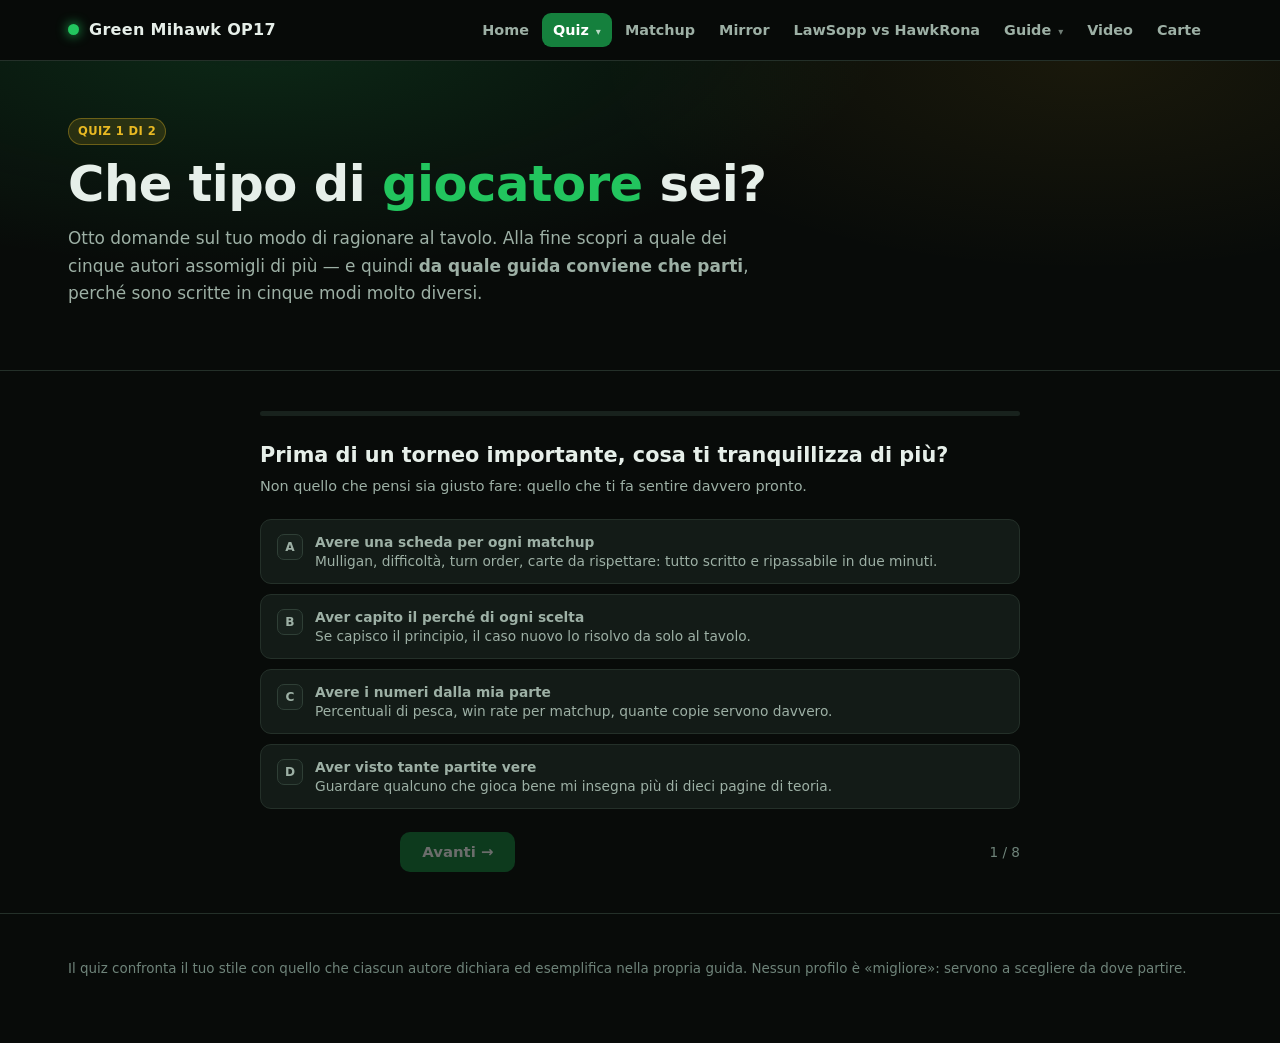
<file: quiz-player.html>
<!DOCTYPE html><html lang="it"><head>
<meta charset="utf-8"><meta name="viewport" content="width=device-width,initial-scale=1">
<title>Che tipo di giocatore sei — Green Mihawk OP17</title>
<meta name="description" content="Quiz: scopri a quale autore di guide Green Mihawk assomigli di più e quale guida leggere per prima.">
<link rel="icon" href="data:image/svg+xml,<svg xmlns='http://www.w3.org/2000/svg' viewBox='0 0 100 100'><text y='.9em' font-size='90'>🗡️</text></svg>">
<link rel="stylesheet" href="assets/style.css">
</head><body>
<header class="top"><div class="wrap topbar">
<div class="brand"><span class="dot"></span><a href="index.html">Green Mihawk OP17</a></div>
<button class="navtoggle" type="button" aria-label="Apri il menu" aria-expanded="false"><span></span></button>
<nav class="main">
<a href="index.html">Home</a>
<div class="dd"><button class="dd-b" type="button" aria-expanded="false">Quiz <i>▾</i></button><div class="dd-m">
 <a href="quiz-deck.html"><b>Quale lista fa per te</b><span>11 domande, compresi i matchup che soffri tu</span></a>
 <a href="quiz-player.html"><b>Che giocatore sei</b><span>A quale dei cinque autori somigli</span></a>
</div></div>
<a href="matchup.html">Matchup</a>
<a href="mirror.html">Mirror</a>
<a href="confronto.html">LawSopp vs HawkRona</a>
<div class="dd"><button class="dd-b" type="button" aria-expanded="false">Guide <i>▾</i></button><div class="dd-m">
 <a href="guide/raphterra.html"><b><i class="sw" style="background:var(--raph)"></i>Raphterra</b><span>La più sistematica · 6 capitoli</span></a>
 <a href="guide/rondino.html"><b><i class="sw" style="background:var(--rond)"></i>Rondino</b><span>La matchups bible · masterclass 16/09</span></a>
 <a href="guide/nebulus.html"><b><i class="sw" style="background:var(--neb)"></i>NebulusTCG</b><span>Tech, probabilità, mazzi gialli</span></a>
 <a href="guide/impact.html"><b><i class="sw" style="background:var(--impact)"></i>Impact</b><span>Law + Yasopp · slide, video, Q&amp;A 17/09</span></a>
 <a href="guide/samsans.html"><b><i class="sw" style="background:var(--sam)"></i>samsansOP</b><span>Mihawk 6c + Perona 5c · video</span></a>
 <a href="guide/dojo.html"><b><i class="sw" style="background:var(--dojo)"></i>The Dojo</b><span>Sessioni: VOD review e ladder di Elijah</span></a>
</div></div>
<a href="video.html">Video</a>
<a href="carte.html">Carte</a>
</nav></div></header>

<div class="hero"><div class="wrap">
<span class="badge b-sint">Quiz 1 di 2</span>
<h1 style="margin-top:12px">Che tipo di <em>giocatore</em> sei?</h1>
<p class="sub">Otto domande sul tuo modo di ragionare al tavolo. Alla fine scopri a quale dei cinque autori
assomigli di più — e quindi <b>da quale guida conviene che parti</b>, perché sono scritte in cinque modi molto diversi.</p>
</div></div>

<section><div class="wrap">
  <div class="quiz" id="q1">
    <div class="qbar"><i></i></div>
    <div class="qstage"></div>
    <div class="res"></div>
  </div>
</div></section>

<footer><div class="wrap">
<p>Il quiz confronta il tuo stile con quello che ciascun autore dichiara ed esemplifica nella propria guida.
Nessun profilo è «migliore»: servono a scegliere da dove partire.</p>
</div></footer>

<script src="assets/app.js"></script>
<script>
const CFG = {
 axes:{raph:'Raphterra', rond:'Rondino', neb:'NebulusTCG', impact:'Impact', sam:'samsansOP'},
 steps:[
  {q:'Prima di un torneo importante, cosa ti tranquillizza di più?',
   hint:'Non quello che pensi sia giusto fare: quello che ti fa sentire davvero pronto.',
   opts:[
    {label:'Avere una scheda per ogni matchup', desc:'Mulligan, difficoltà, turn order, carte da rispettare: tutto scritto e ripassabile in due minuti.', score:{raph:3, impact:1}},
    {label:'Aver capito il perché di ogni scelta', desc:'Se capisco il principio, il caso nuovo lo risolvo da solo al tavolo.', score:{rond:3, sam:1}},
    {label:'Avere i numeri dalla mia parte', desc:'Percentuali di pesca, win rate per matchup, quante copie servono davvero.', score:{neb:3}},
    {label:'Aver visto tante partite vere', desc:'Guardare qualcuno che gioca bene mi insegna più di dieci pagine di teoria.', score:{sam:2, impact:2}},
   ]},
  {q:'Nel mirror sei indietro sui searcher e lo capisci al turno 3. Che fai?',
   hint:'È la situazione che Rondino usa come esempio chiave.',
   opts:[
    {label:'Cambio subito piano e passo aggro', desc:'Se il gioco di valore non lo vinco, ne cerco un altro — e ci vado fino in fondo.', score:{rond:3}},
    {label:'Continuo a sviluppare e vedo come va', desc:'Con il mazzo giusto la partita si raddrizza da sola: il core porta.', score:{raph:2, impact:1}},
    {label:'Conto quante Luna e quanti Shanks mi restano', desc:'Il piano lo decidono i numeri, non la sensazione.', score:{neb:3}},
    {label:'Guardo la vita e stringo sulla difesa', desc:'La priorità diventa arrivare vivo al loro turno da 10 DON!!.', score:{sam:3}},
   ]},
  {q:'Quanto ti piace giocare partite lunghe?',
   opts:[
    {label:'Tantissimo: più dura, più vinco', desc:'Logorare le risorse finché l\'avversario non ha più risposte.', score:{rond:3, raph:1}},
    {label:'Preferisco chiudere in fretta', desc:'Mappo il danno su due-tre turni e vado a prendermeli.', score:{impact:3}},
    {label:'Dipende dal matchup, cambio volentieri', desc:'In alcuni corro, in altri controllo: decido a inizio partita.', score:{neb:2, sam:2}},
    {label:'Lunghe sì, ma con la board pulita', desc:'Prima tolgo tutto dal campo, poi penso a chiudere.', score:{raph:3}},
   ]},
  {q:'Un compagno ti chiede «con quanta potenza attacco qui?». Come rispondi?',
   opts:[
    {label:'7000. E ti spiego i casi da 8, 9 e 10', desc:'I numeri di attacco sono tabellari, li so a memoria.', score:{impact:3}},
    {label:'Dipende da quante carte vuoi estrargli', desc:'L\'attacco è uno strumento: a volte serve il danno, a volte il counter.', score:{raph:2, rond:2}},
    {label:'Fammi contare gli swing che ti restano', desc:'Prima calcolo il letale potenziale, poi decido.', score:{neb:3}},
    {label:'Dipende da quanta vita puoi permetterti di lasciargli', desc:'Ragiono al contrario: da dove devo arrivare, non da dove sono.', score:{sam:3}},
   ]},
  {q:'Contro i mazzi gialli (Robin, Linlin, Boa, Pudding) come ti senti?',
   hint:'Sono i matchup in cui le guide divergono di più.',
   opts:[
    {label:'A mio agio: so esattamente cosa cercare', desc:'Hard mulligan per Yasopp e via, il piano è chiaro.', score:{neb:3}},
    {label:'Mi innervosiscono i trigger', desc:'Odio perdere per una vita girata bene.', score:{sam:2, impact:1}},
    {label:'Li tratto come tutti gli altri', desc:'Controllo la board e arrivo al turno di Shanks.', score:{raph:2, rond:1}},
    {label:'Dipende tutto dal dado', desc:'Primo o secondo cambia completamente la partita.', score:{rond:2, neb:1}},
   ]},
  {q:'Quale di queste frasi ti somiglia di più?',
   opts:[
    {label:'«Se sono avanti, mi chiedo come posso ancora perdere»', desc:'', score:{rond:3}},
    {label:'«Se ci sono corpi riposati da colpire, li colpisco»', desc:'', score:{raph:3}},
    {label:'«Il mazzo è rotto, lo gioco finché non lo bannano»', desc:'', score:{impact:3}},
    {label:'«Fammi ricontrollare la formula del letale»', desc:'', score:{neb:3}},
   ]},
  {q:'Cosa ti fa perdere più spesso?',
   opts:[
    {label:'Sbaglio il momento in cui cambiare piano', desc:'Continuo a giocare la partita che stavo giocando.', score:{rond:3}},
    {label:'Mi dimentico un dettaglio del matchup', desc:'Una carta che dovevo rispettare e non ho rispettato.', score:{raph:3}},
    {label:'Vado troppo basso di vita', desc:'Arrivo al loro turno bomba senza cuscinetto.', score:{sam:3}},
    {label:'Non trovo i pezzi in tempo', desc:'Cerco, cerco, e la combo non si compone.', score:{neb:2, impact:1}},
   ]},
  {q:'Come preferisci che sia scritta una guida?',
   opts:[
    {label:'Esaustiva, con una regola per ogni situazione', desc:'Anche se è lunga: voglio trovarci dentro tutto.', score:{raph:3}},
    {label:'Ragionata, con pochi principi solidi', desc:'Preferisco capire il criterio che memorizzare i casi.', score:{rond:3}},
    {label:'Asciutta e operativa', desc:'Dimmi cosa fare, i numeri, e andiamo.', score:{impact:3}},
    {label:'Piena di dati e liste di priorità', desc:'Voti, percentuali, ordini di ricerca.', score:{neb:3}},
   ]},
 ],
 results:{
  raph:{eyebrow:'Il tuo profilo', title:'L\'Enciclopedista', tagline:'Come Raphterra: vuoi una risposta per ogni situazione, e la vuoi scritta.',
   html:`<div class="card"><h3>Perché sei così</h3>
    <p>Ti fidi della preparazione più che dell'improvvisazione. Ti trovi bene con regole che hanno un nome —
    «The 3-Card Rule», «The 3-Attacker Cap», «Always Kill Yasopp» — perché al tavolo le richiami in un secondo.
    Il tuo default è il controllo board: «it's usually safer to whittle down the opponent's resources before trying to end the game».</p></div>
   <div class="card" style="margin-top:12px"><h3>Da dove partire</h3>
    <p>Leggi <a href="guide/raphterra.html">la guida di Raphterra</a> dall'inizio, capitolo per capitolo: è costruita esattamente
    per come ragioni. Le sue cheat sheet per matchup sono la cosa più vicina a un bigino da torneo che troverai.</p></div>
   <div class="card" style="margin-top:12px"><h3>Il tuo punto debole</h3>
    <p>Rischi di applicare la regola anche quando la situazione chiede di romperla. L'antidoto è
    <a href="guide/rondino.html">Rondino</a>: il suo esempio sul Decken («do I actually need this Shanks gone?»)
    è scritto apposta per chi come te ha interiorizzato le regole troppo bene.</p></div>`},
  rond:{eyebrow:'Il tuo profilo', title:'Il Lettore di Partita', tagline:'Come Rondino: non ti interessa la mossa giusta, ti interessa capire che partita stai giocando.',
   html:`<div class="card"><h3>Perché sei così</h3>
    <p>Per te le carte non hanno un valore fisso: «their value depends on the game you're trying to play».
    Sei il tipo che al turno 3 ha già deciso se questa è una partita di valore o una corsa — e che quando cambia idea,
    ci si butta davvero invece di restare a metà.</p></div>
   <div class="card" style="margin-top:12px"><h3>Da dove partire</h3>
    <p><a href="guide/rondino.html">La guida di Rondino</a>, e in particolare la matchups bible: è l'unica costruita
    su principi invece che su script. Poi vai dritto alla <a href="mirror.html">sezione mirror</a>, dove il suo schema
    value/aggro è riportato per intero.</p></div>
   <div class="card" style="margin-top:12px"><h3>Il tuo punto debole</h3>
    <p>I dettagli tabellari. Sapere «dipende» non basta quando devi decidere se attaccare per 7 o per 8.
    Prenditi i numeri da <a href="guide/impact.html">Impact</a> e le probabilità da
    <a href="guide/nebulus.html">NebulusTCG</a>: sono il complemento esatto del tuo modo di pensare.</p></div>`},
  neb:{eyebrow:'Il tuo profilo', title:'Il Contabile', tagline:'Come NebulusTCG: se non si può contare, non ti convince.',
   html:`<div class="card"><h3>Perché sei così</h3>
    <p>Vuoi sapere quante carte devi vedere per l'80% di probabilità, quante Luna ti servono per il letale garantito,
    e qual è il win rate del matchup andando primo <i>e</i> andando secondo. Non ti accontenti di «è favorevole».</p></div>
   <div class="card" style="margin-top:12px"><h3>Da dove partire</h3>
    <p><a href="guide/nebulus.html">La guida di NebulusTCG</a>: il capitolo sulla filosofia del DON!! e le probabilità di pesca,
    il Rapidfire MU Spread, e soprattutto le guide ai mazzi gialli — dove trovi anche la formula del letale contro Linlin.
    Sui gialli è la fonte migliore che c'è.</p></div>
   <div class="card" style="margin-top:12px"><h3>Il tuo punto debole</h3>
    <p>I numeri descrivono la partita media, non quella che stai giocando. Quando il piano salta, serve la flessibilità
    di <a href="guide/rondino.html">Rondino</a> — che infatti è l'unico a dire esplicitamente quando <i>non</i> seguire la regola del matchup.</p></div>`},
  impact:{eyebrow:'Il tuo profilo', title:'Il Pragmatico', tagline:'Come Impact: il mazzo è forte, i numeri li sai, andiamo a vincere.',
   html:`<div class="card"><h3>Perché sei così</h3>
    <p>Odi perdere tempo. Vuoi sapere con quanta potenza attaccare e in che ordine giocare le carte, e il resto lo risolvi al tavolo.
    Il tuo mirror è «about damage»: mappare il danno su più turni, non estrarre carte all'infinito.</p></div>
   <div class="card" style="margin-top:12px"><h3>Da dove partire</h3>
    <p><a href="guide/impact.html">La guida di Impact</a>: è la più asciutta delle cinque, con i numeri di attacco già tabellati
    (7000 / 8000 / 9000 / 10000 e quando usarli). Poi la <a href="video.html">video-lezione</a> da due ore, che è la stessa cosa ma parlata.</p></div>
   <div class="card" style="margin-top:12px"><h3>Il tuo punto debole</h3>
    <p>I matchup in cui la corsa è una trappola. Contro <b>Red Ace</b> e <b>RB Sabo</b> leggiti la linea di starving di
    <a href="matchup.html">Rondino</a> prima di lanciarti: «Don't even start the race» è scritto esattamente per il tuo istinto.</p></div>`},
  sam:{eyebrow:'Il tuo profilo', title:'L\'Esploratore', tagline:'Come samsansOP: ti interessa capire come sta cambiando il formato, non solo come si gioca oggi.',
   html:`<div class="card"><h3>Perché sei così</h3>
    <p>Sei quello che nota il problema strutturale prima degli altri — tipo il fatto che in OP17 chi va primo nel mirror
    ha una difficoltà intrinseca, e che quindi la gestione della vita è cambiata rispetto a OP16.5.
    Ti piace provare le tech che nessuno gioca ancora.</p></div>
   <div class="card" style="margin-top:12px"><h3>Da dove partire</h3>
    <p><a href="guide/samsans.html">Il deep dive di samsansOP</a>, e la <a href="mirror.html">sezione mirror</a>,
    dove il suo «New Mirror Problem» e la regola delle due vite sono messi a confronto con le altre fonti.</p></div>
   <div class="card" style="margin-top:12px"><h3>Il tuo punto debole</h3>
    <p>Le basi date per scontate. Ogni tanto conviene tornare su <a href="guide/raphterra.html">Raphterra</a>
    per ricontrollare i fondamentali del mid game: è la guida che copre in modo sistematico quello che tu tendi a saltare.</p></div>`},
 }
};
runQuiz(CFG, '#q1');
</script>
</body></html>
</file>
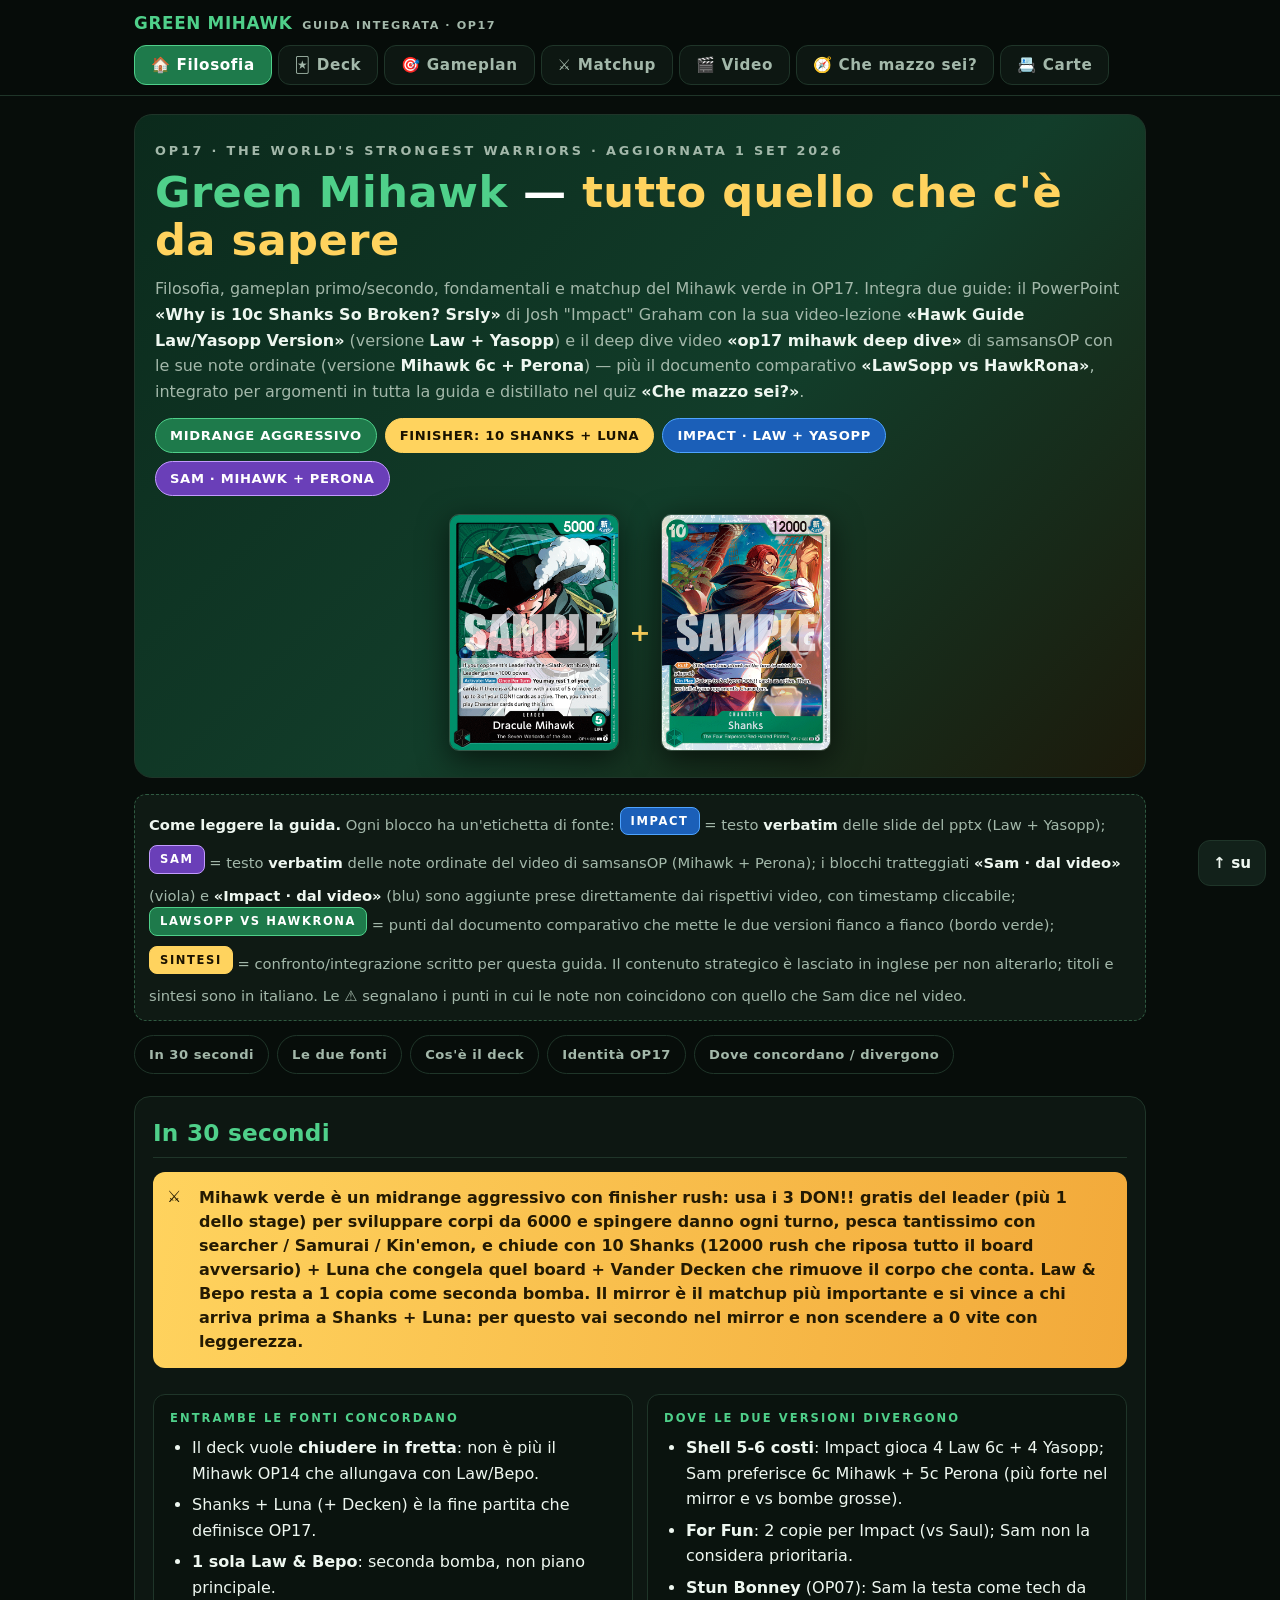
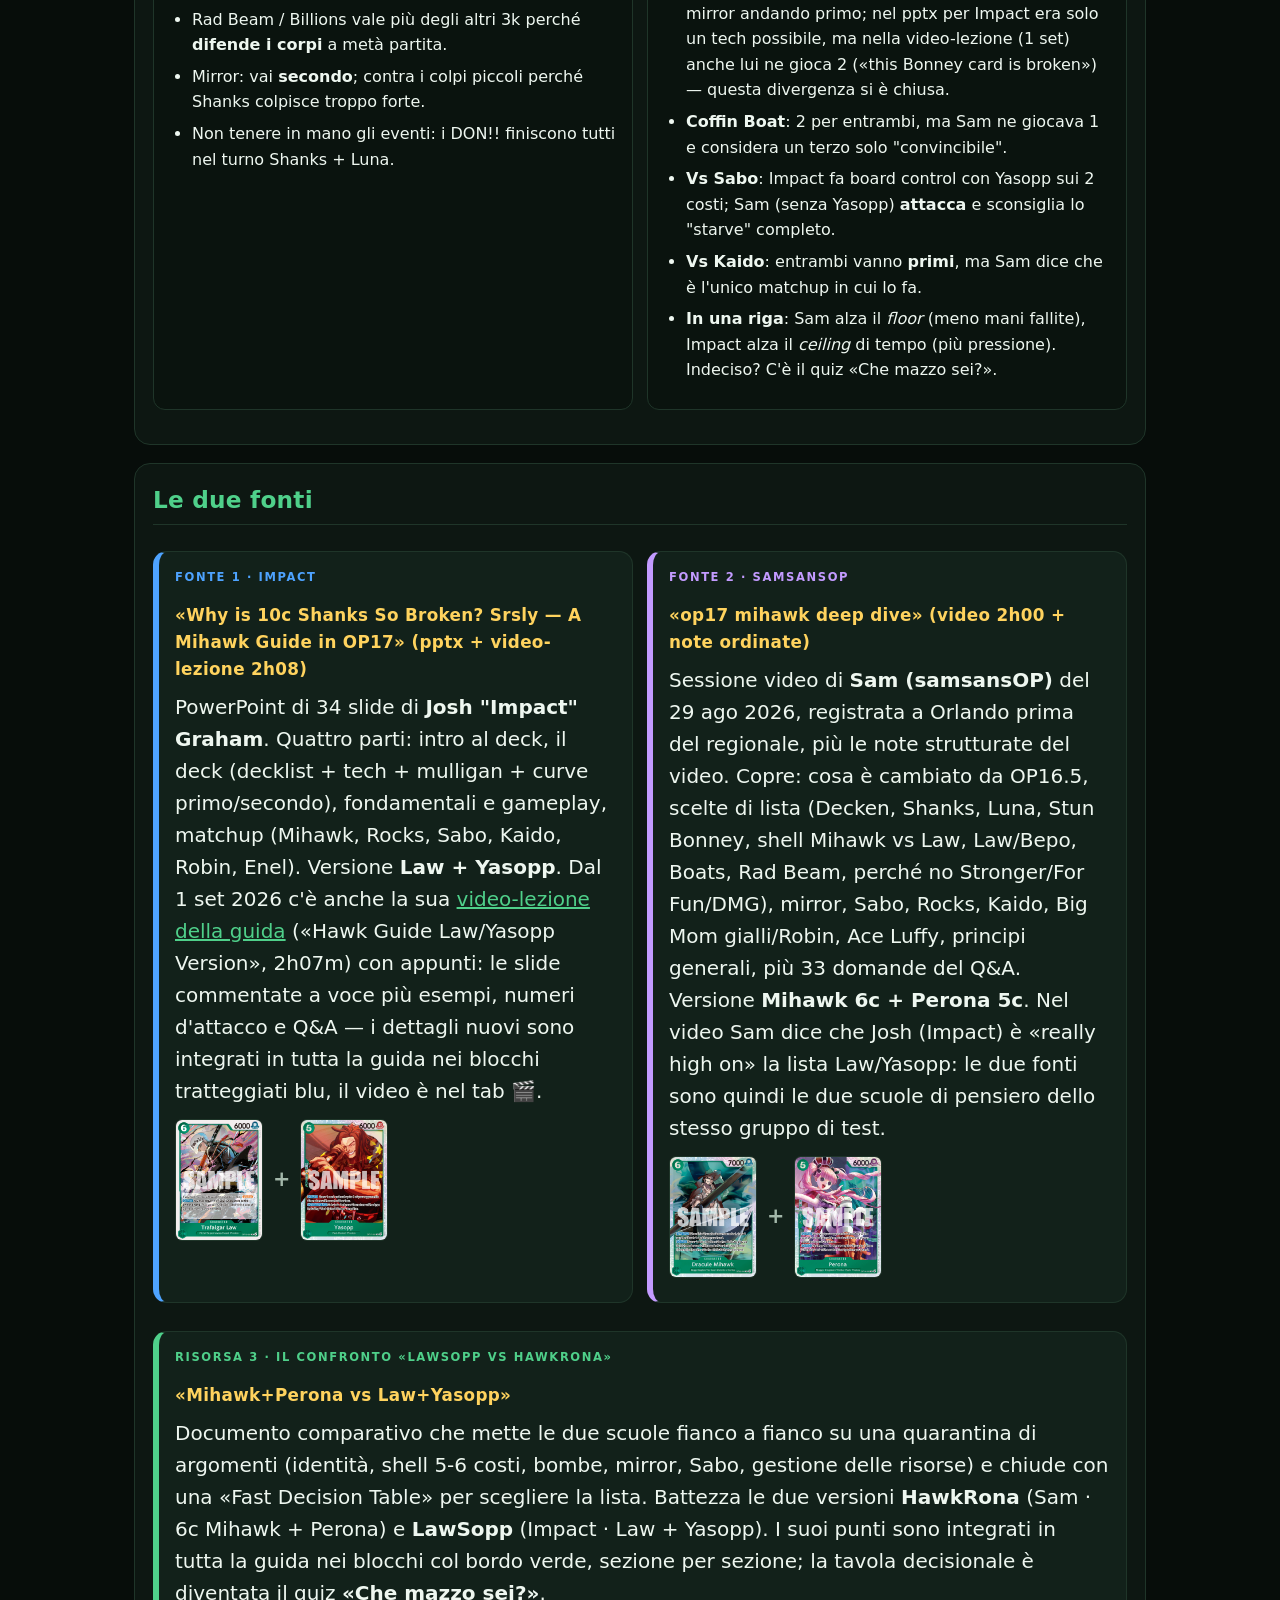
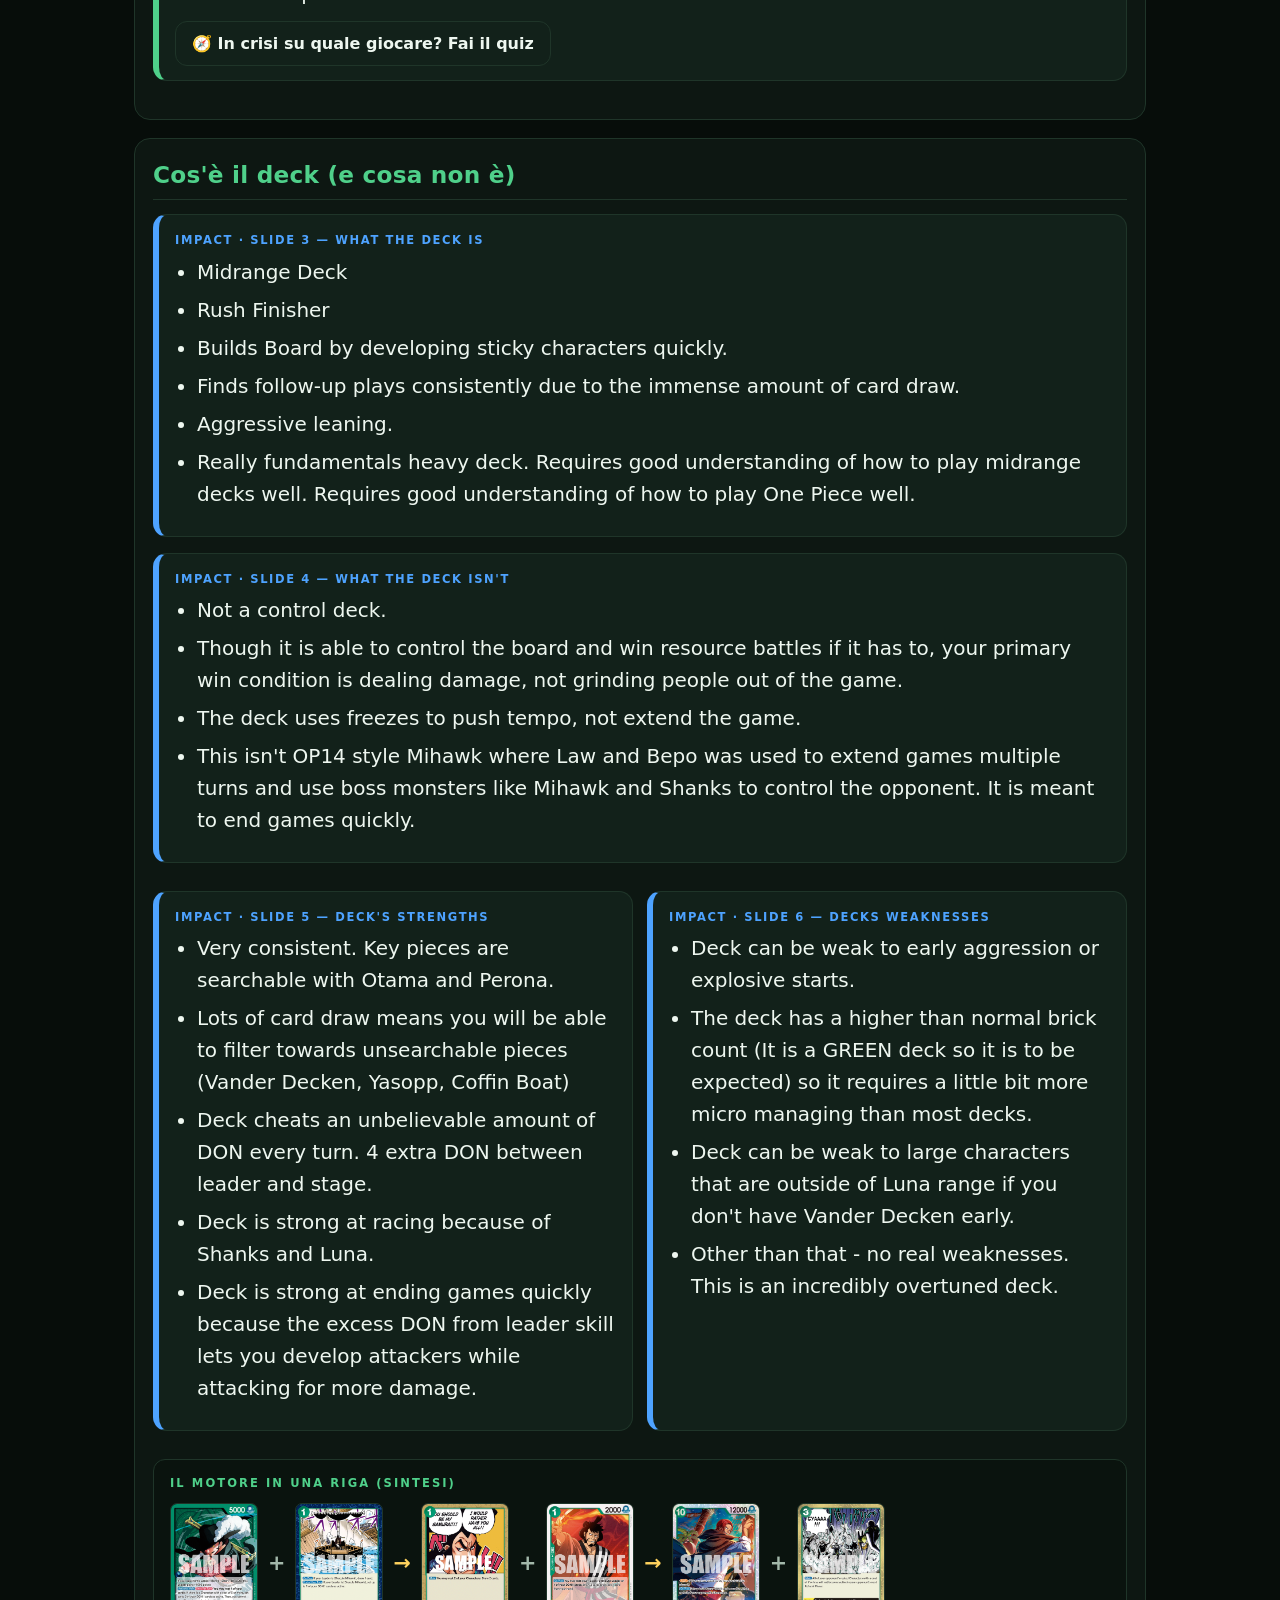
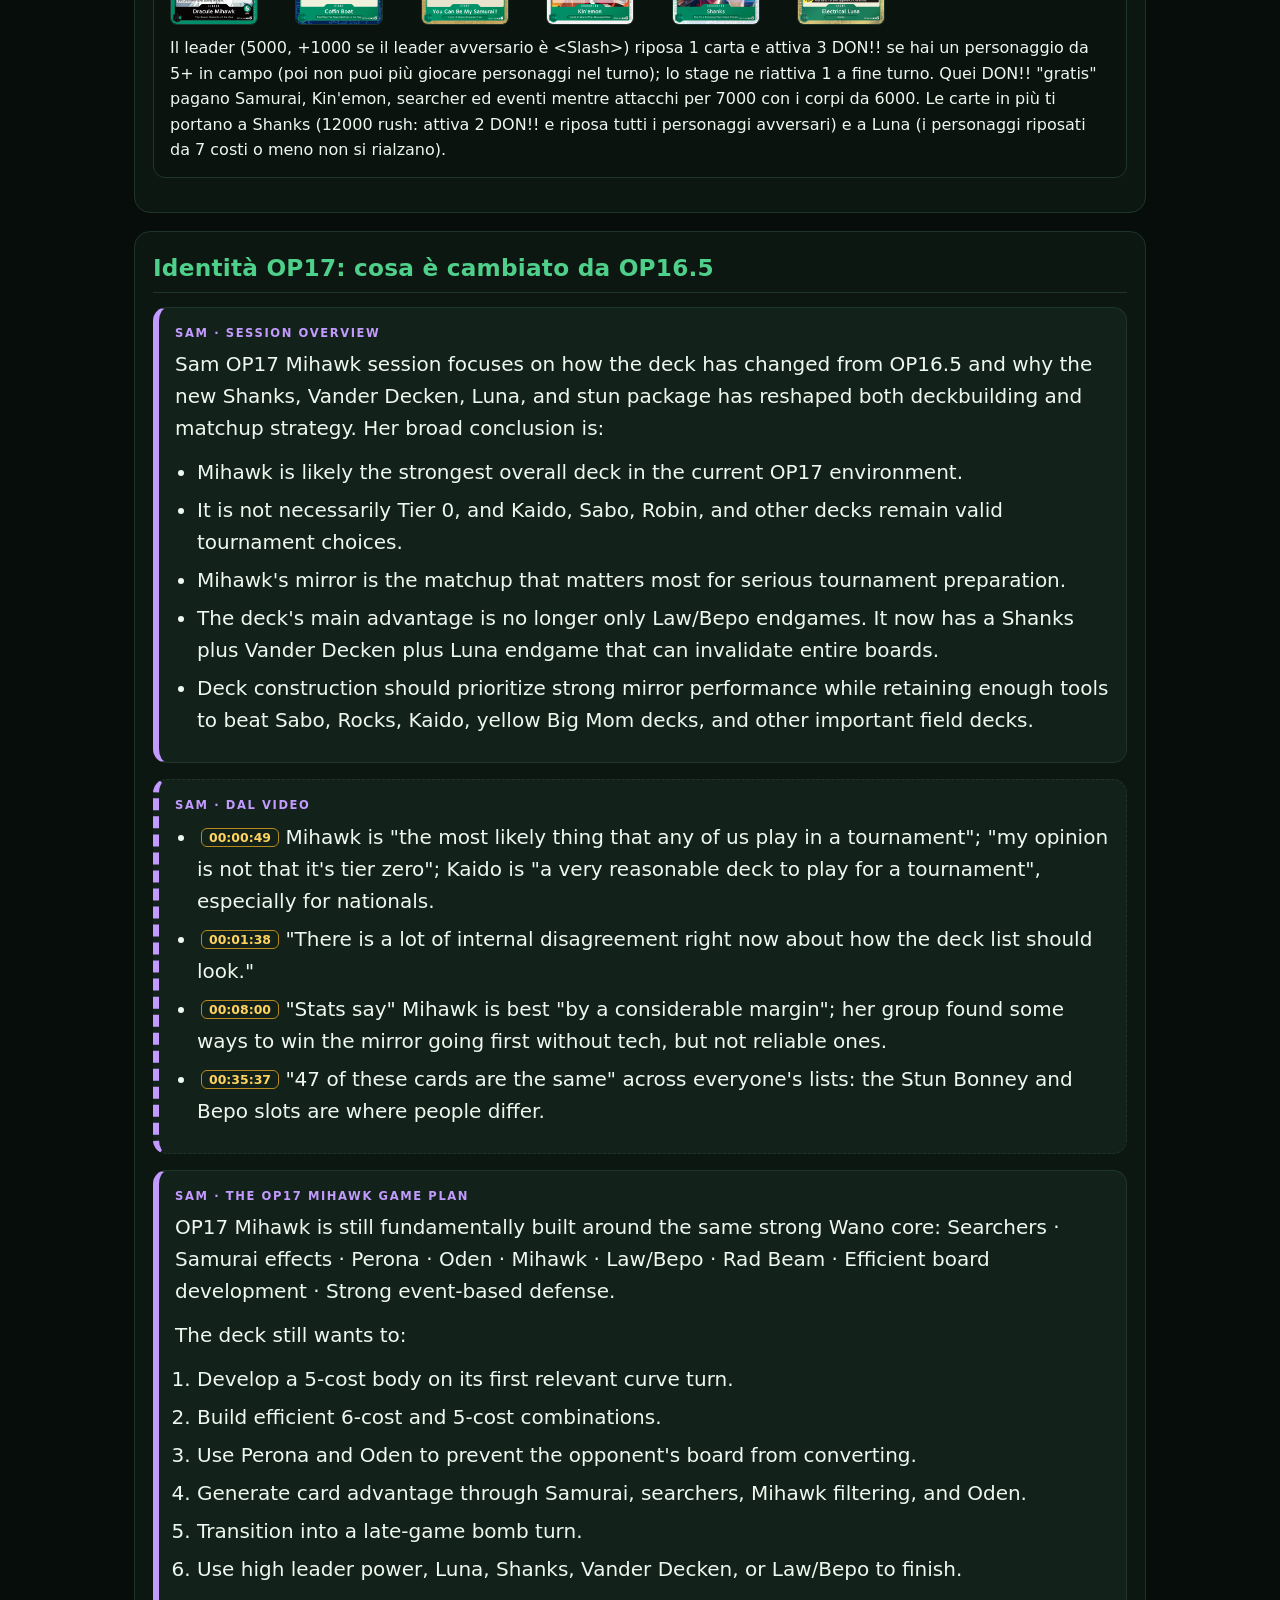
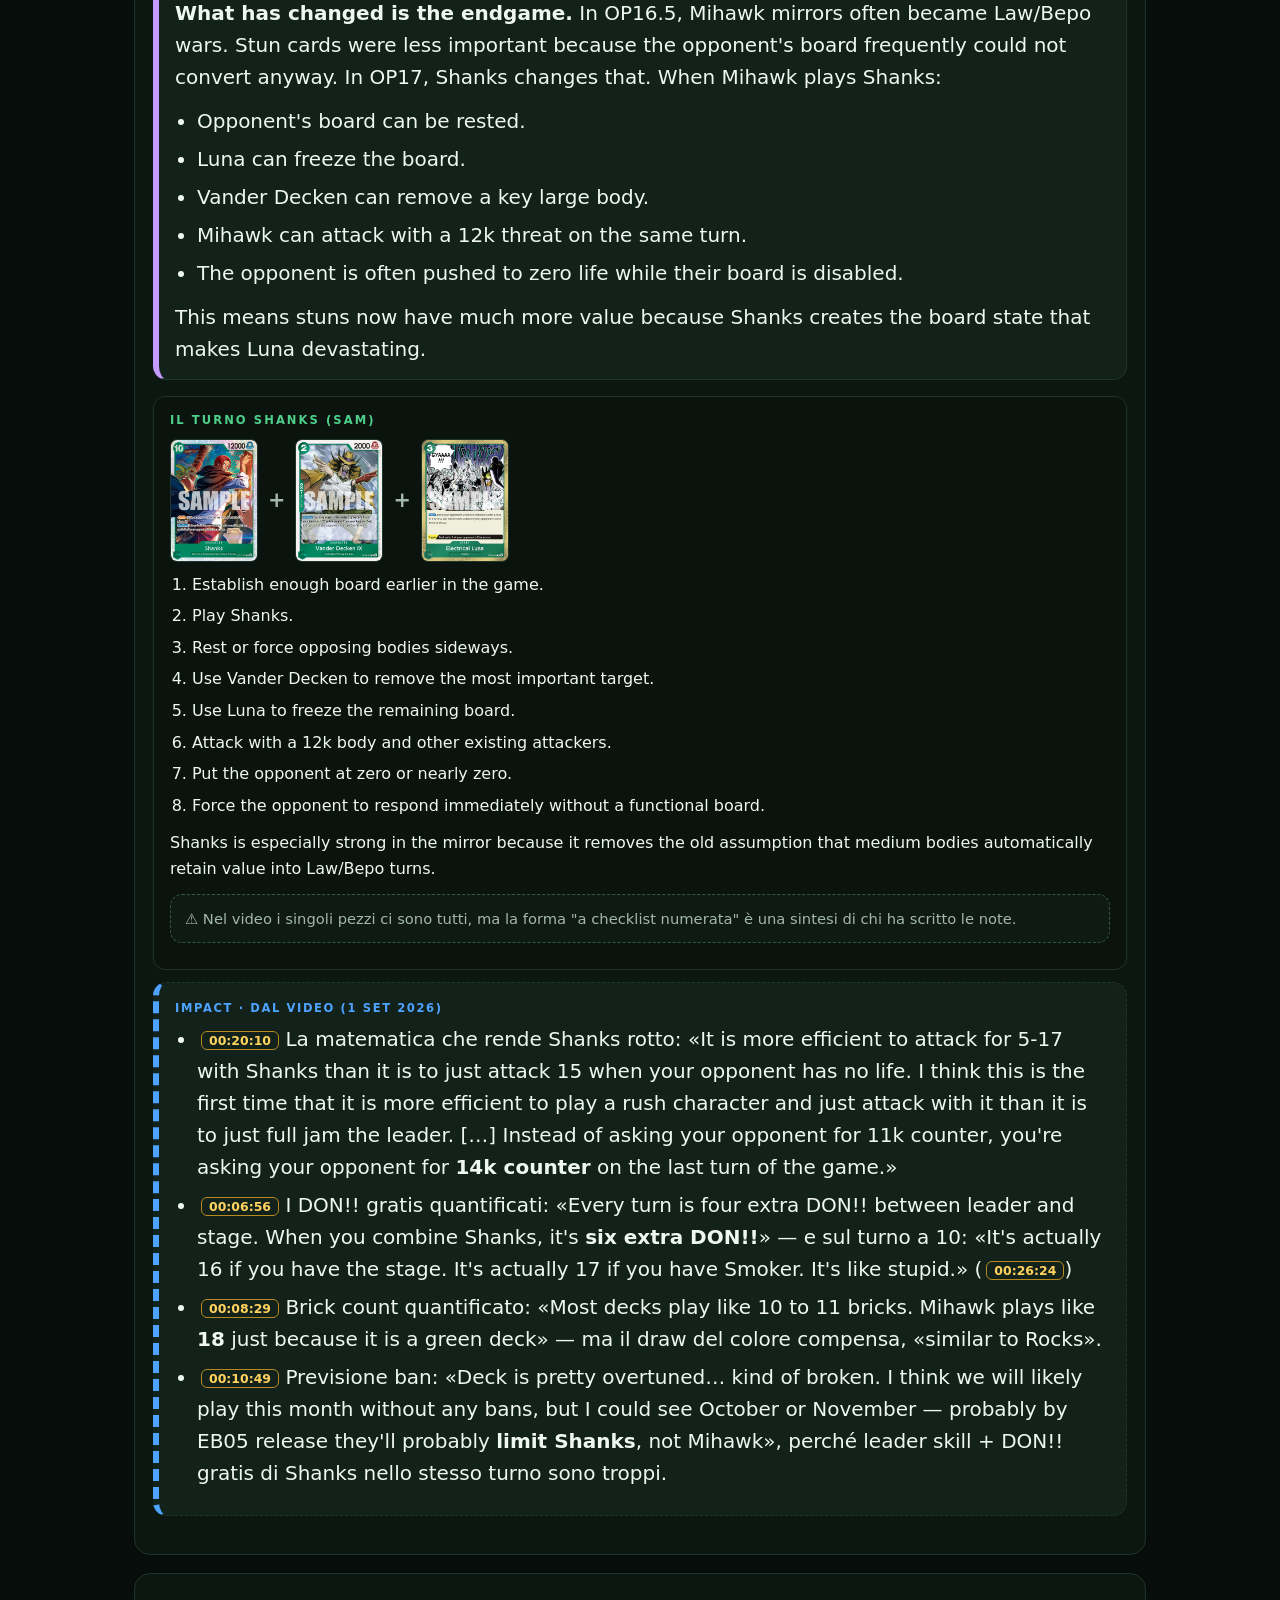
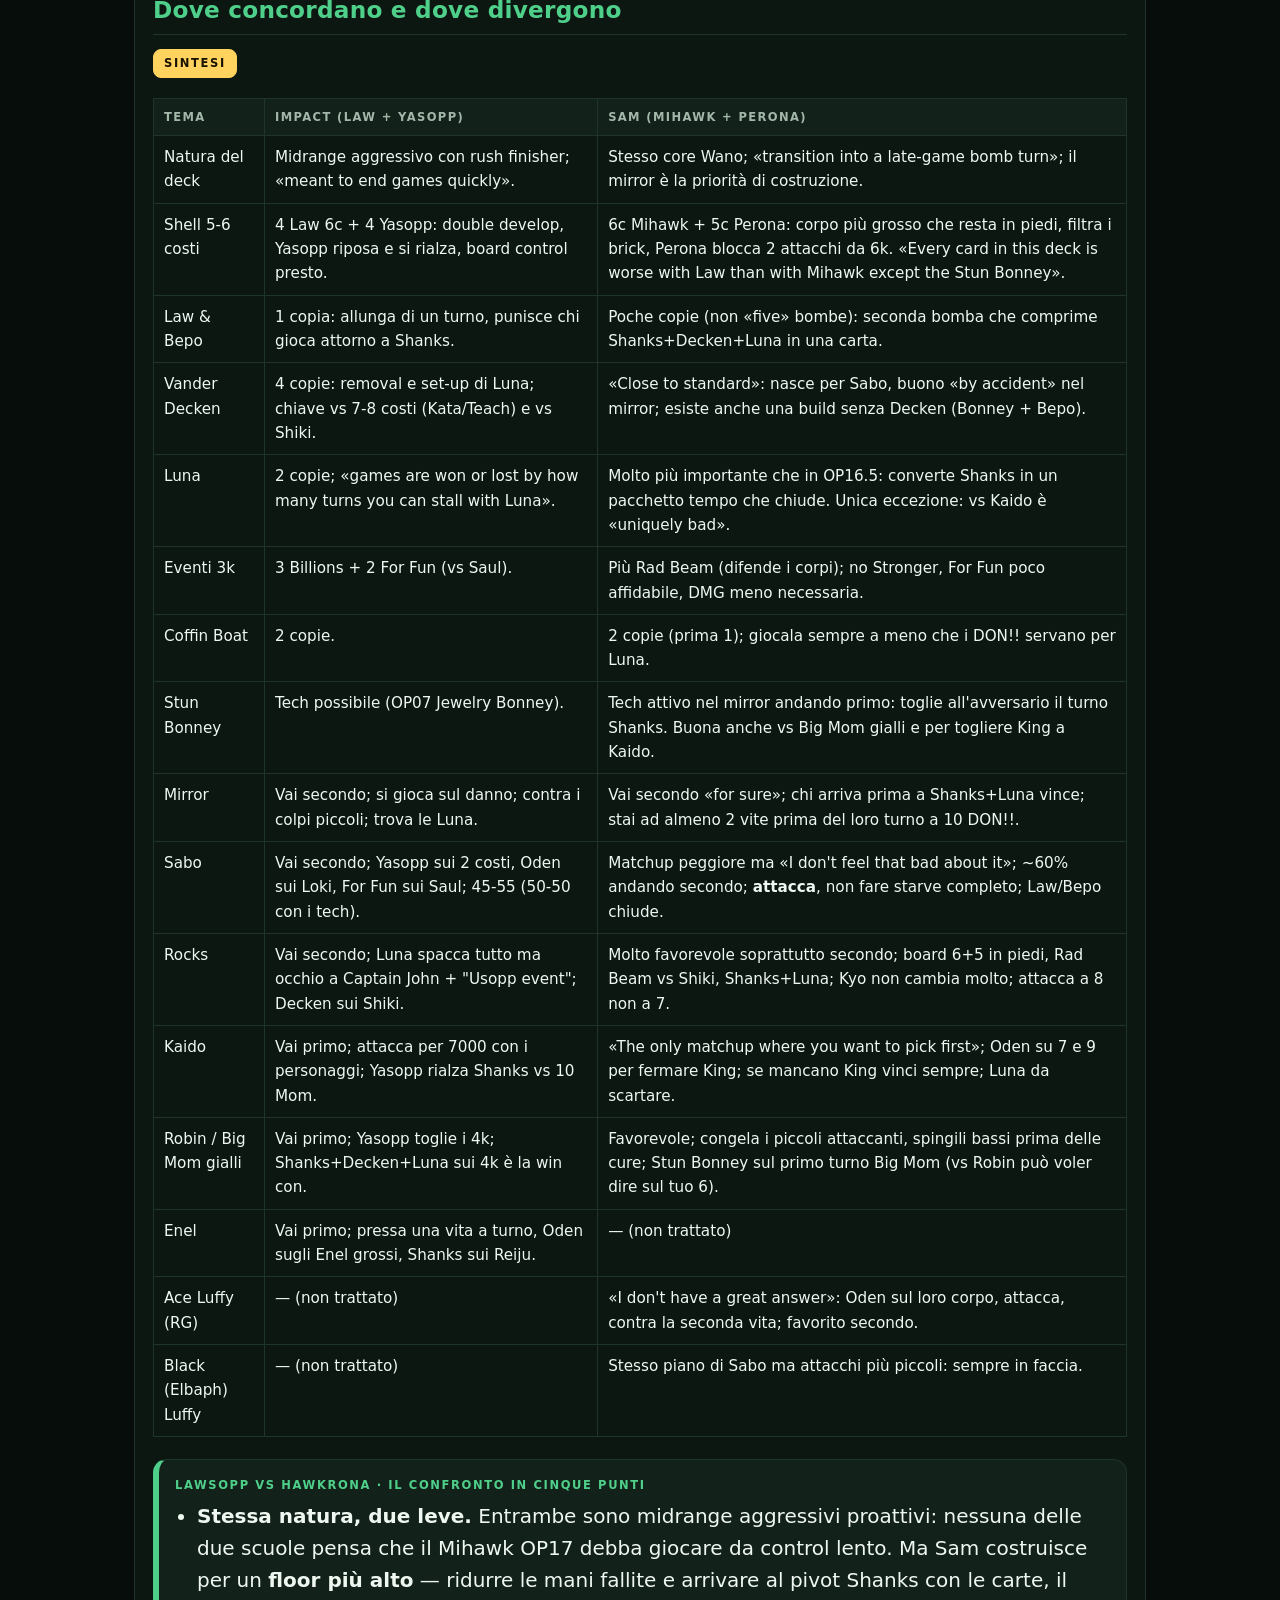
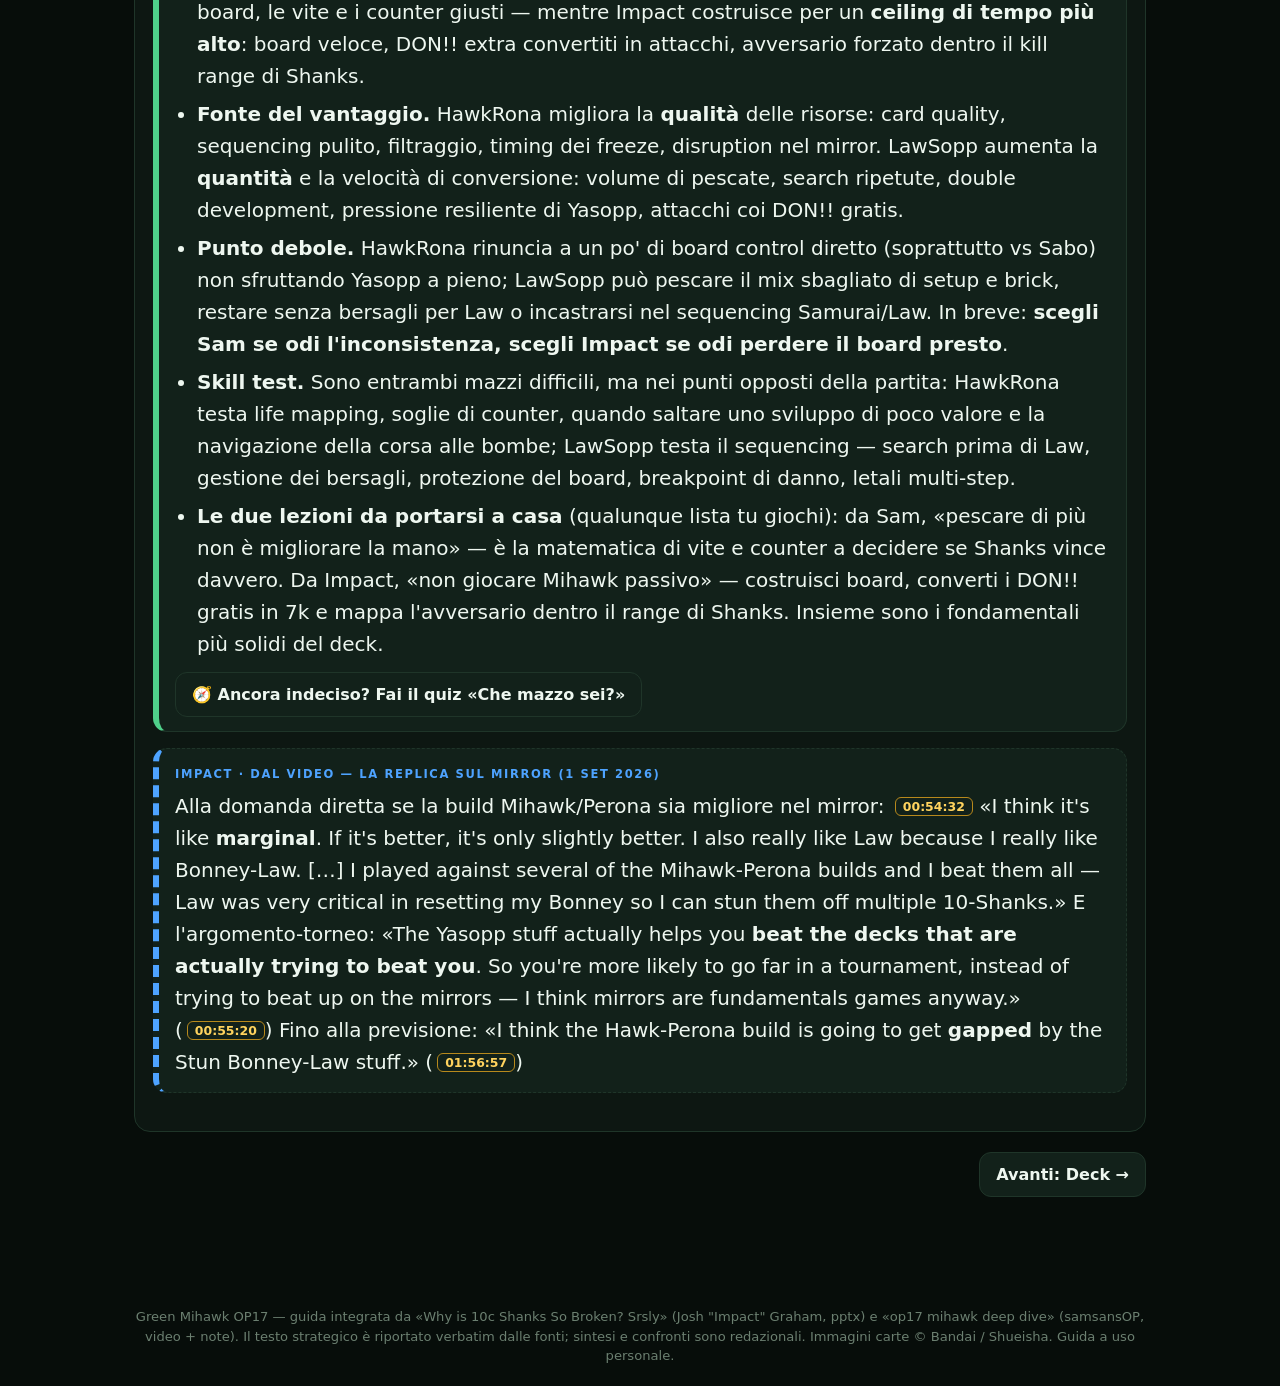
<file: versione-precedente.html>
<!DOCTYPE html>
<html lang="it">
<head>
<meta charset="UTF-8">
<meta name="viewport" content="width=device-width, initial-scale=1.0">
<title>Green Mihawk OP17 — Guida integrata (Impact + samsansOP)</title>
<meta name="description" content="Tutto quello che c'è da sapere sul Green Mihawk in OP17: filosofia, gameplan primo/secondo, fondamentali e matchup. Integra la guida PowerPoint di Josh 'Impact' Graham (Law + Yasopp) e il deep dive video di samsansOP (Mihawk 6c + Perona).">
<style>
:root{
  --bg:#070d0a; --panel:#0d1712; --panel2:#12211a; --line:#1f3529;
  --text:#eef7f0; --muted:#a3b8aa;
  --verde:#4fd08a; --verde-deep:#1e7a4b; --verde-soft:#123c27;
  --oro:#ffd35e; --oro-deep:#b8891c;
  --rosso:#ff6b6b; --rosso-deep:#a83232;
  --blu:#4ea3ff; --blu-deep:#1b5fb8;
  --viola:#c39bff; --viola-deep:#6a3fb8;
  --keep:#4fd08a; --cut:#ff6b6b;
  --fs:19px;
}
*{box-sizing:border-box;margin:0;padding:0}
html{scroll-behavior:smooth;-webkit-text-size-adjust:100%}
body{background:var(--bg);color:var(--text);font-family:"Segoe UI",system-ui,-apple-system,Roboto,sans-serif;font-size:var(--fs);line-height:1.6}
@media (min-width:900px){:root{--fs:20px}}
::selection{background:var(--verde);color:#04140a}
img{max-width:100%;display:block}
[hidden]{display:none!important}
a{color:var(--verde)}

header{position:sticky;top:0;z-index:50;background:rgba(7,13,10,.94);backdrop-filter:blur(8px);border-bottom:1px solid var(--line)}
.head-inner{max-width:1040px;margin:0 auto;padding:10px 14px 0;display:flex;flex-direction:column;gap:8px}
.logo{font-weight:900;font-size:1.05rem;letter-spacing:.04em;text-transform:uppercase;display:flex;align-items:baseline;gap:10px;flex-wrap:wrap}
.logo .g{color:var(--verde)} .logo small{font-size:.7rem;font-weight:700;color:var(--muted);letter-spacing:.14em}
.tabs{display:flex;gap:6px;overflow-x:auto;padding-bottom:10px;scrollbar-width:none;-webkit-overflow-scrolling:touch}
.tabs::-webkit-scrollbar{display:none}
.tab-btn{flex:0 0 auto;cursor:pointer;border:1px solid var(--line);background:var(--panel);color:var(--muted);font-weight:800;
  letter-spacing:.04em;font-size:.95rem;padding:10px 16px;border-radius:12px;transition:.15s;white-space:nowrap;font-family:inherit}
.tab-btn:hover{color:var(--text)}
.tab-btn.active{background:var(--verde-deep);border-color:var(--verde);color:#fff}

main{max-width:1040px;margin:0 auto;padding:18px 14px 90px}
.tab{display:none}
.tab.show{display:block;animation:fade .25s ease}
@keyframes fade{from{opacity:0;transform:translateY(6px)}to{opacity:1;transform:none}}

.hero{border-radius:18px;padding:26px 20px;margin-bottom:16px;border:1px solid var(--line);position:relative;overflow:hidden;
  background:linear-gradient(135deg,#0b2a1c 0%,#123d2a 55%,#1c1a0b 100%)}
.hero .kicker{color:var(--muted);font-weight:800;font-size:.8rem;letter-spacing:.22em;text-transform:uppercase;margin-bottom:8px}
.hero h1{font-size:clamp(1.7rem,6vw,2.7rem);line-height:1.1;letter-spacing:.01em;color:#fff}
.hero h1 .g{color:var(--verde)} .hero h1 .o{color:var(--oro)}
.hero .sub{margin-top:12px;color:var(--muted);font-size:1rem}
.hero .sub b{color:var(--text)}
.hero .pills{display:flex;gap:8px;flex-wrap:wrap;margin-top:14px}
.pill{display:inline-block;background:rgba(255,255,255,.08);border:1px solid var(--line);color:var(--text);font-weight:800;letter-spacing:.05em;
  padding:6px 14px;border-radius:999px;font-size:.82rem;text-transform:uppercase}
.pill.oro{background:var(--oro);color:#1a1200;border-color:var(--oro)}
.pill.verde{background:var(--verde-deep);color:#fff;border-color:var(--verde)}
.pill.rosso{background:var(--rosso-deep);color:#fff;border-color:var(--rosso)}
.pill.blu{background:var(--blu-deep);color:#fff;border-color:var(--blu)}
.pill.viola{background:var(--viola-deep);color:#fff;border-color:var(--viola)}
.hero-leaders{display:flex;gap:10px;justify-content:center;margin-top:18px;align-items:center}
.hero-leaders img{width:34%;max-width:170px;border-radius:10px;box-shadow:0 8px 30px rgba(0,0,0,.6);border:1px solid rgba(255,255,255,.15)}
.hero-leaders .vs{font-weight:900;font-size:1.6rem;color:var(--oro)}

.sec-nav{display:flex;gap:8px;flex-wrap:wrap;margin:14px 0 22px}
.sec-nav a{font-size:.82rem;font-weight:800;letter-spacing:.04em;color:var(--muted);border:1px solid var(--line);border-radius:999px;padding:8px 14px;text-decoration:none}
.sec-nav a:hover{color:var(--verde);border-color:var(--verde-deep)}

section.block{background:var(--panel);border:1px solid var(--line);border-radius:16px;padding:22px 18px;margin-bottom:18px}
section.block h2{font-size:1.45rem;line-height:1.2;letter-spacing:.01em;margin-bottom:14px;padding-bottom:10px;border-bottom:1px solid var(--line);color:var(--verde)}
section.block h3{font-size:1.2rem;color:#fff;margin:18px 0 10px}
section.block h4{font-size:1.05rem;color:var(--oro);margin:16px 0 8px;letter-spacing:.02em}
section.block p{margin-bottom:12px}
section.block p:last-child{margin-bottom:0}
section.block ul,section.block ol{margin:0 0 12px 22px}
section.block li{margin-bottom:6px}
strong{color:var(--oro);font-weight:800}
.fig{margin:14px 0}
.fig img{border-radius:12px;border:1px solid var(--line);width:100%}
.fig figcaption{font-size:.85rem;color:var(--muted);margin-top:6px;text-align:center}

/* source badges: Impact (blu) / Sam (viola) / Sintesi (oro) / Confronto LawSopp vs HawkRona (verde) */
.src{display:inline-flex;align-items:center;gap:6px;font-size:.72rem;font-weight:900;letter-spacing:.14em;text-transform:uppercase;border-radius:8px;padding:4px 10px;margin:0 0 10px;vertical-align:middle}
.src.impact{background:var(--blu-deep);color:#fff;border:1px solid var(--blu)}
.src.sam{background:var(--viola-deep);color:#fff;border:1px solid var(--viola)}
.src.both{background:var(--oro);color:#1a1200;border:1px solid var(--oro)}
.src.vs{background:var(--verde-deep);color:#fff;border:1px solid var(--verde)}
.quote{background:var(--panel2);border:1px solid var(--line);border-left:6px solid var(--blu);border-radius:14px;padding:16px 16px 14px;margin:12px 0 16px}
.quote.sam{border-left-color:var(--viola)}
.quote.both{border-left-color:var(--oro)}
.quote.vs{border-left-color:var(--verde)}
.quote.video{border-left-color:var(--viola);border-style:dashed}
.quote.ivideo{border-left-color:var(--blu);border-style:dashed}
.quote h4{margin:0 0 8px;color:#fff;font-size:1.08rem}
.quote ul,.quote ol{margin-left:20px}
.quote li{margin-bottom:5px}
.quote p{margin-bottom:8px}
.quote p:last-child{margin-bottom:0}
.quote .who{display:block;font-size:.72rem;letter-spacing:.14em;text-transform:uppercase;font-weight:900;color:var(--blu);margin-bottom:6px}
.quote.sam .who,.quote.video .who{color:var(--viola)}
.quote.both .who{color:var(--oro)}
.quote.vs .who{color:var(--verde)}
.ts{font-size:.78rem;font-weight:800;color:var(--oro);text-decoration:none;border:1px solid var(--oro-deep);border-radius:6px;padding:1px 7px;margin-left:4px;white-space:nowrap;vertical-align:middle}
.ts:hover{color:#fff;border-color:var(--oro)}

.turn{background:var(--panel2);border:1px solid var(--line);border-left:6px solid var(--verde);border-radius:14px;padding:18px 16px;margin-bottom:16px}
.turn.primo{border-left-color:var(--oro)}
.turn h3{font-size:1.3rem;margin:0 0 6px;color:#fff;display:flex;align-items:center;gap:10px;flex-wrap:wrap}
.turn h3 .n{display:inline-flex;align-items:center;justify-content:center;min-width:52px;height:52px;border-radius:14px;background:var(--verde-deep);color:#fff;font-weight:900;font-size:1.1rem;padding:0 10px}
.turn.primo h3 .n{background:var(--oro);color:#1a1200}
.turn h3 .don{color:var(--muted);font-size:.85rem;font-weight:700}
.turn p{margin-bottom:8px}
.turn p:last-child{margin-bottom:0}

.callout{background:linear-gradient(100deg,#ffd35e,#f2a93a);color:#241a02;font-weight:800;border-radius:12px;padding:14px 16px 14px 46px;margin:14px 0;font-size:1rem;line-height:1.5;position:relative}
.callout::before{content:"⚔️";position:absolute;left:14px;top:13px}
.callout b,.callout strong{color:#241a02}
.warn{background:#2a1515;border:1px solid var(--rosso-deep);color:#ffb3b3;border-radius:12px;padding:12px 16px;margin:14px 0;font-size:.98rem}
.warn b,.warn strong{color:#ff8a8a}
.warn a.ts{color:#ffd0d0;border-color:#a83232}
.note{background:#0f1a14;border:1px dashed #2f5a41;border-radius:12px;padding:12px 14px;margin:12px 0;color:var(--muted);font-size:.92rem}
.note b{color:var(--text)}
.box{background:#0a130e;border:1px solid var(--line);border-radius:12px;padding:14px 16px;margin:12px 0;font-size:1rem}
.box .lbl{display:block;font-size:.72rem;font-weight:900;letter-spacing:.18em;text-transform:uppercase;color:var(--verde);margin-bottom:8px}
.box ul,.box ol{margin-left:20px}
.box li{margin-bottom:6px}
.box p{margin-bottom:8px}
.box p:last-child{margin-bottom:0}

.minicards{display:flex;flex-wrap:wrap;gap:10px;align-items:center;margin:10px 0}
.minicards img{width:88px;border-radius:7px;border:1px solid var(--line)}
.minicards .plus{color:var(--muted);font-weight:900;font-size:1.3rem}
.minicards .or{color:var(--muted);font-weight:800;font-size:.8rem;letter-spacing:.12em;margin:0 6px;text-transform:uppercase}
.minicards .arrow{color:var(--oro);font-weight:900;font-size:1.3rem}
.chips{display:flex;flex-wrap:wrap;gap:8px;margin:8px 0 12px}
.chip{display:inline-flex;align-items:center;gap:8px;background:var(--panel2);border:1px solid var(--line);border-radius:999px;padding:6px 12px 6px 6px;font-weight:800;font-size:.92rem}
.chip img{width:34px;border-radius:5px}
.chip.keep{border-color:var(--keep)} .chip.keep::after{content:"✓";color:var(--keep);font-weight:900}
.chip.cut{border-color:var(--cut);opacity:.85} .chip.cut::after{content:"✗";color:var(--cut);font-weight:900}
.chip.n{border-color:var(--oro)}
.chip .cnt{background:var(--oro);color:#1a1200;font-weight:900;border-radius:6px;padding:0 7px;font-size:.85rem}

.cardrow{display:flex;gap:16px;background:var(--panel2);border:1px solid var(--line);border-radius:14px;padding:16px;margin-bottom:14px}
.cardrow img{width:150px;align-self:flex-start;border-radius:9px;border:1px solid var(--line);flex:0 0 auto}
.cardrow h4{color:var(--oro);font-size:1.1rem;margin:0 0 2px}
.cardrow .id{font-size:.78rem;color:var(--muted);font-weight:800;letter-spacing:.06em;margin-bottom:6px}
.cardrow .nick{font-size:.85rem;color:var(--verde);font-weight:800;margin-bottom:8px}
.cardrow .eff{font-size:.9rem;color:var(--muted);background:#0a130e;border-radius:10px;padding:10px 12px;margin-bottom:8px;line-height:1.45}
.cardrow .eff.trig{border:1px dashed var(--oro-deep)}
.cardrow p{margin-bottom:8px;font-size:1rem}
@media (max-width:620px){.cardrow{flex-direction:column}.cardrow img{width:140px}}

table.t{width:100%;border-collapse:collapse;margin:10px 0;font-size:.95rem}
table.t th,table.t td{border:1px solid var(--line);padding:9px 10px;text-align:left;vertical-align:top}
table.t th{background:var(--panel2);text-transform:uppercase;font-size:.72rem;letter-spacing:.12em;color:var(--muted)}
.tscroll{overflow-x:auto}
@media (max-width:640px){table.t{font-size:.84rem} table.t th,table.t td{padding:7px 8px} table.t th{font-size:.66rem}}
.fav{color:var(--verde);font-weight:900} .pari{color:var(--oro);font-weight:900} .sfav{color:var(--rosso);font-weight:900}

.cardgrid{display:grid;grid-template-columns:repeat(auto-fill,minmax(140px,1fr));gap:14px;margin-top:12px}
.cardgrid.opp{grid-template-columns:repeat(auto-fill,minmax(120px,1fr))}
.dcard{position:relative;text-align:center}
.dcard img{width:100%;border-radius:9px;border:1px solid var(--line)}
.dcard .cnt{position:absolute;top:7px;right:7px;background:var(--oro);color:#1a1200;font-weight:900;border-radius:8px;padding:2px 9px;font-size:.9rem;box-shadow:0 2px 8px rgba(0,0,0,.6)}
.dcard .cnt.q{background:var(--viola-deep);color:#fff;border:1px solid var(--viola)}
.dcard .nm{font-size:.82rem;margin-top:6px;font-weight:800;line-height:1.3}
.dcard .id{font-size:.7rem;color:var(--muted);font-weight:700}

.two{display:grid;grid-template-columns:1fr 1fr;gap:14px}
@media (max-width:640px){.two{grid-template-columns:1fr}}
.kv{display:grid;grid-template-columns:auto 1fr;gap:6px 14px;font-size:1rem}
.kv b{color:var(--muted);font-weight:800}
.mu-head{display:flex;gap:14px;align-items:center;margin-bottom:12px;flex-wrap:wrap}
.mu-head img{width:96px;border-radius:8px;border:1px solid var(--line)}
.mu-head .pills{display:flex;gap:8px;flex-wrap:wrap;margin-top:6px}
.video-wrap{position:relative;padding-top:56.25%;border-radius:14px;overflow:hidden;border:1px solid var(--line);background:#000;margin:12px 0}
.video-wrap iframe{position:absolute;inset:0;width:100%;height:100%;border:0}
.chap{display:grid;grid-template-columns:auto 1fr;gap:6px 14px;font-size:.98rem}
.chap a{font-weight:900;text-decoration:none;color:var(--oro);white-space:nowrap}
.chap span{color:var(--text)}

/* quiz "Che mazzo sei?" */
.qz-q{background:var(--panel2);border:1px solid var(--line);border-radius:14px;padding:16px;margin-bottom:14px}
.qz-q h3{font-size:1.08rem;color:#fff;margin:0 0 12px;display:flex;gap:10px;align-items:baseline}
.qz-q h3 .qn{display:inline-flex;align-items:center;justify-content:center;min-width:30px;height:30px;border-radius:9px;background:var(--verde-deep);color:#fff;font-size:.9rem;font-weight:900;flex:0 0 auto}
.qz-opt{display:block;width:100%;text-align:left;cursor:pointer;background:var(--panel);border:1px solid var(--line);color:var(--text);font-family:inherit;font-size:.98rem;line-height:1.45;border-radius:10px;padding:10px 14px;margin-bottom:8px;transition:.15s}
.qz-opt:hover{border-color:var(--verde-deep)}
.qz-opt.sel{background:var(--verde-soft);border-color:var(--verde);font-weight:800}
.qz-progress{font-size:.85rem;font-weight:800;letter-spacing:.08em;color:var(--muted);margin:12px 0;text-transform:uppercase}
.qz-card{border-radius:16px;border:1px solid var(--line);padding:20px 18px;margin:14px 0;background:var(--panel2)}
.qz-card.sam{border-color:var(--viola);box-shadow:0 0 0 1px var(--viola) inset}
.qz-card.impact{border-color:var(--blu);box-shadow:0 0 0 1px var(--blu) inset}
.qz-card.tie{border-color:var(--oro);box-shadow:0 0 0 1px var(--oro) inset}
.qz-card h3{margin:0 0 10px;font-size:1.35rem;color:#fff}
.qz-card .who{display:block;font-size:.72rem;letter-spacing:.14em;text-transform:uppercase;font-weight:900;color:var(--muted);margin-bottom:6px}
.qz-card p{margin-bottom:10px}
.qz-card p:last-child{margin-bottom:0}
.qz-card a{font-weight:800}

footer{max-width:1040px;margin:0 auto;padding:20px 14px;color:#6b7f70;font-size:.82rem;text-align:center;line-height:1.5}
.back-top{position:fixed;right:14px;bottom:14px;background:var(--panel2);border:1px solid var(--line);color:var(--text);border-radius:12px;padding:10px 14px;text-decoration:none;font-size:.95rem;font-weight:800;z-index:40}
.next{display:flex;justify-content:space-between;gap:10px;margin-top:20px;flex-wrap:wrap}
.next button{cursor:pointer;background:var(--panel2);border:1px solid var(--line);color:var(--text);font-weight:800;font-size:1rem;padding:12px 16px;border-radius:12px;font-family:inherit}
.next button:hover{border-color:var(--verde)}
</style>
</head>
<body>

<header>
  <div class="head-inner">
    <div class="logo"><span class="g">Green Mihawk</span> <small>GUIDA INTEGRATA · OP17</small></div>
    <nav class="tabs" id="tabs">
      <button class="tab-btn" data-tab="home">🏠 Filosofia</button>
      <button class="tab-btn" data-tab="deck">🃏 Deck</button>
      <button class="tab-btn" data-tab="gameplan">🎯 Gameplan</button>
      <button class="tab-btn" data-tab="matchup">⚔️ Matchup</button>
      <button class="tab-btn" data-tab="video">🎬 Video</button>
      <button class="tab-btn" data-tab="quiz">🧭 Che mazzo sei?</button>
      <button class="tab-btn" data-tab="carte">📇 Carte</button>
    </nav>
  </div>
</header>

<main>

<!-- ======================= HOME / FILOSOFIA ======================= -->
<div class="tab" id="tab-home">
  <div class="hero">
    <div class="kicker">OP17 · The World's Strongest Warriors · aggiornata 1 set 2026</div>
    <h1><span class="g">Green Mihawk</span> — <span class="o">tutto quello che c'è da sapere</span></h1>
    <div class="sub">Filosofia, gameplan primo/secondo, fondamentali e matchup del Mihawk verde in OP17. Integra due guide: il PowerPoint <b>«Why is 10c Shanks So Broken? Srsly»</b> di Josh "Impact" Graham con la sua video-lezione <b>«Hawk Guide Law/Yasopp Version»</b> (versione <b>Law + Yasopp</b>) e il deep dive video <b>«op17 mihawk deep dive»</b> di samsansOP con le sue note ordinate (versione <b>Mihawk 6c + Perona</b>) — più il documento comparativo <b>«LawSopp vs HawkRona»</b>, integrato per argomenti in tutta la guida e distillato nel quiz <b>«Che mazzo sei?»</b>.</div>
    <div class="pills">
      <span class="pill verde">Midrange aggressivo</span>
      <span class="pill oro">Finisher: 10 Shanks + Luna</span>
      <span class="pill blu">Impact · Law + Yasopp</span>
      <span class="pill viola">Sam · Mihawk + Perona</span>
    </div>
    <div class="hero-leaders">
      <img src="carte/OP14-020.png" alt="Dracule Mihawk leader">
      <span class="vs">+</span>
      <img src="carte/OP17-022.png" alt="Shanks 10 costi">
    </div>
  </div>

  <div class="note"><b>Come leggere la guida.</b> Ogni blocco ha un'etichetta di fonte: <span class="src impact">Impact</span> = testo <b>verbatim</b> delle slide del pptx (Law + Yasopp); <span class="src sam">Sam</span> = testo <b>verbatim</b> delle note ordinate del video di samsansOP (Mihawk + Perona); i blocchi tratteggiati <b>«Sam · dal video»</b> (viola) e <b>«Impact · dal video»</b> (blu) sono aggiunte prese direttamente dai rispettivi video, con timestamp cliccabile; <span class="src vs">LawSopp vs HawkRona</span> = punti dal documento comparativo che mette le due versioni fianco a fianco (bordo verde); <span class="src both">Sintesi</span> = confronto/integrazione scritto per questa guida. Il contenuto strategico è lasciato in inglese per non alterarlo; titoli e sintesi sono in italiano. Le ⚠️ segnalano i punti in cui le note non coincidono con quello che Sam dice nel video.</div>

  <div class="sec-nav">
    <a href="#h-30s">In 30 secondi</a><a href="#h-fonti">Le due fonti</a><a href="#h-cosa">Cos'è il deck</a><a href="#h-op17">Identità OP17</a><a href="#h-confronto">Dove concordano / divergono</a>
  </div>

  <section class="block" id="h-30s">
    <h2>In 30 secondi</h2>
    <div class="callout">Mihawk verde è un <b>midrange aggressivo con finisher rush</b>: usa i 3 DON!! gratis del leader (più 1 dello stage) per sviluppare corpi da 6000 <b>e</b> spingere danno ogni turno, pesca tantissimo con searcher / Samurai / Kin'emon, e chiude con <b>10 Shanks</b> (12000 rush che riposa tutto il board avversario) + <b>Luna</b> che congela quel board + <b>Vander Decken</b> che rimuove il corpo che conta. <b>Law & Bepo</b> resta a 1 copia come seconda bomba. Il mirror è il matchup più importante e si vince a chi <b>arriva prima a Shanks + Luna</b>: per questo vai <b>secondo</b> nel mirror e non scendere a 0 vite con leggerezza.</div>
    <div class="two">
      <div class="box"><span class="lbl">Entrambe le fonti concordano</span>
        <ul>
          <li>Il deck vuole <b>chiudere in fretta</b>: non è più il Mihawk OP14 che allungava con Law/Bepo.</li>
          <li>Shanks + Luna (+ Decken) è la fine partita che definisce OP17.</li>
          <li><b>1 sola Law & Bepo</b>: seconda bomba, non piano principale.</li>
          <li>Rad Beam / Billions vale più degli altri 3k perché <b>difende i corpi</b> a metà partita.</li>
          <li>Mirror: vai <b>secondo</b>; contra i colpi piccoli perché Shanks colpisce troppo forte.</li>
          <li>Non tenere in mano gli eventi: i DON!! finiscono tutti nel turno Shanks + Luna.</li>
        </ul>
      </div>
      <div class="box"><span class="lbl">Dove le due versioni divergono</span>
        <ul>
          <li><b>Shell 5-6 costi</b>: Impact gioca 4 Law 6c + 4 Yasopp; Sam preferisce 6c Mihawk + 5c Perona (più forte nel mirror e vs bombe grosse).</li>
          <li><b>For Fun</b>: 2 copie per Impact (vs Saul); Sam non la considera prioritaria.</li>
          <li><b>Stun Bonney</b> (OP07): Sam la testa come tech da mirror andando primo; nel pptx per Impact era solo un tech possibile, ma nella video-lezione (1 set) anche lui ne gioca 2 («this Bonney card is broken») — questa divergenza si è chiusa.</li>
          <li><b>Coffin Boat</b>: 2 per entrambi, ma Sam ne giocava 1 e considera un terzo solo "convincibile".</li>
          <li><b>Vs Sabo</b>: Impact fa board control con Yasopp sui 2 costi; Sam (senza Yasopp) <b>attacca</b> e sconsiglia lo "starve" completo.</li>
          <li><b>Vs Kaido</b>: entrambi vanno <b>primi</b>, ma Sam dice che è l'unico matchup in cui lo fa.</li>
          <li><b>In una riga</b>: Sam alza il <i>floor</i> (meno mani fallite), Impact alza il <i>ceiling</i> di tempo (più pressione). Indeciso? C'è il quiz «Che mazzo sei?».</li>
        </ul>
      </div>
    </div>
  </section>

  <section class="block" id="h-fonti">
    <h2>Le due fonti</h2>
    <div class="two">
      <div class="quote"><span class="who">Fonte 1 · Impact</span>
        <h4>«Why is 10c Shanks So Broken? Srsly — A Mihawk Guide in OP17» (pptx + video-lezione 2h08)</h4>
        <p>PowerPoint di 34 slide di <b>Josh "Impact" Graham</b>. Quattro parti: intro al deck, il deck (decklist + tech + mulligan + curve primo/secondo), fondamentali e gameplay, matchup (Mihawk, Rocks, Sabo, Kaido, Robin, Enel). Versione <b>Law + Yasopp</b>. Dal 1 set 2026 c'è anche la sua <a href="https://www.youtube.com/watch?v=EkvbqZMAk5w">video-lezione della guida</a> («Hawk Guide Law/Yasopp Version», 2h07m) con appunti: le slide commentate a voce più esempi, numeri d'attacco e Q&amp;A — i dettagli nuovi sono integrati in tutta la guida nei blocchi tratteggiati blu, il video è nel tab 🎬.</p>
        <div class="minicards"><img src="carte/OP13-031.png" alt="Trafalgar Law"><span class="plus">+</span><img src="carte/OP17-031.png" alt="Yasopp"></div>
      </div>
      <div class="quote sam"><span class="who">Fonte 2 · samsansOP</span>
        <h4>«op17 mihawk deep dive» (video 2h00 + note ordinate)</h4>
        <p>Sessione video di <b>Sam (samsansOP)</b> del 29 ago 2026, registrata a Orlando prima del regionale, più le note strutturate del video. Copre: cosa è cambiato da OP16.5, scelte di lista (Decken, Shanks, Luna, Stun Bonney, shell Mihawk vs Law, Law/Bepo, Boats, Rad Beam, perché no Stronger/For Fun/DMG), mirror, Sabo, Rocks, Kaido, Big Mom gialli/Robin, Ace Luffy, principi generali, più 33 domande del Q&amp;A. Versione <b>Mihawk 6c + Perona 5c</b>. Nel video Sam dice che Josh (Impact) è «really high on» la lista Law/Yasopp: le due fonti sono quindi le due scuole di pensiero dello stesso gruppo di test.</p>
        <div class="minicards"><img src="carte/ST32-003.png" alt="Dracule Mihawk 6c"><span class="plus">+</span><img src="carte/OP14-033.png" alt="Perona 5c"></div>
      </div>
    </div>
    <div class="quote vs"><span class="who">Risorsa 3 · il confronto «LawSopp vs HawkRona»</span>
      <h4>«Mihawk+Perona vs Law+Yasopp»</h4>
      <p>Documento comparativo che mette le due scuole fianco a fianco su una quarantina di argomenti (identità, shell 5-6 costi, bombe, mirror, Sabo, gestione delle risorse) e chiude con una «Fast Decision Table» per scegliere la lista. Battezza le due versioni <b>HawkRona</b> (Sam · 6c Mihawk + Perona) e <b>LawSopp</b> (Impact · Law + Yasopp). I suoi punti sono integrati in tutta la guida nei blocchi col bordo verde, sezione per sezione; la tavola decisionale è diventata il quiz <b>«Che mazzo sei?»</b>.</p>
      <div class="next" style="justify-content:flex-start;margin-top:10px"><button data-go="quiz">🧭 In crisi su quale giocare? Fai il quiz</button></div>
    </div>
  </section>

  <section class="block" id="h-cosa">
    <h2>Cos'è il deck (e cosa non è)</h2>
    <div class="quote"><span class="who">Impact · Slide 3 — What The Deck Is</span>
      <ul>
        <li>Midrange Deck</li>
        <li>Rush Finisher</li>
        <li>Builds Board by developing sticky characters quickly.</li>
        <li>Finds follow-up plays consistently due to the immense amount of card draw.</li>
        <li>Aggressive leaning.</li>
        <li>Really fundamentals heavy deck. Requires good understanding of how to play midrange decks well. Requires good understanding of how to play One Piece well.</li>
      </ul>
    </div>
    <div class="quote"><span class="who">Impact · Slide 4 — What The Deck Isn't</span>
      <ul>
        <li>Not a control deck.</li>
        <li>Though it is able to control the board and win resource battles if it has to, your primary win condition is dealing damage, not grinding people out of the game.</li>
        <li>The deck uses freezes to push tempo, not extend the game.</li>
        <li>This isn't OP14 style Mihawk where Law and Bepo was used to extend games multiple turns and use boss monsters like Mihawk and Shanks to control the opponent. It is meant to end games quickly.</li>
      </ul>
    </div>
    <div class="two">
      <div class="quote"><span class="who">Impact · Slide 5 — Deck's Strengths</span>
        <ul>
          <li>Very consistent. Key pieces are searchable with Otama and Perona.</li>
          <li>Lots of card draw means you will be able to filter towards unsearchable pieces (Vander Decken, Yasopp, Coffin Boat)</li>
          <li>Deck cheats an unbelievable amount of DON every turn. 4 extra DON between leader and stage.</li>
          <li>Deck is strong at racing because of Shanks and Luna.</li>
          <li>Deck is strong at ending games quickly because the excess DON from leader skill lets you develop attackers while attacking for more damage.</li>
        </ul>
      </div>
      <div class="quote"><span class="who">Impact · Slide 6 — Decks Weaknesses</span>
        <ul>
          <li>Deck can be weak to early aggression or explosive starts.</li>
          <li>The deck has a higher than normal brick count (It is a GREEN deck so it is to be expected) so it requires a little bit more micro managing than most decks.</li>
          <li>Deck can be weak to large characters that are outside of Luna range if you don't have Vander Decken early.</li>
          <li>Other than that - no real weaknesses. This is an incredibly overtuned deck.</li>
        </ul>
      </div>
    </div>
    <div class="box"><span class="lbl">Il motore in una riga (Sintesi)</span>
      <div class="minicards"><img src="carte/OP14-020.png" alt="Mihawk leader"><span class="plus">+</span><img src="carte/OP14-039.png" alt="Coffin Boat"><span class="arrow">→</span><img src="carte/OP01-055.png" alt="You Can Be My Samurai"><span class="plus">+</span><img src="carte/ST32-001.png" alt="Kin'emon"><span class="arrow">→</span><img src="carte/OP17-022.png" alt="Shanks"><span class="plus">+</span><img src="carte/OP08-036.png" alt="Electrical Luna"></div>
      <p>Il leader (5000, +1000 se il leader avversario è &lt;Slash&gt;) riposa 1 carta e attiva 3 DON!! se hai un personaggio da 5+ in campo (poi non puoi più giocare personaggi nel turno); lo stage ne riattiva 1 a fine turno. Quei DON!! "gratis" pagano Samurai, Kin'emon, searcher ed eventi mentre attacchi per 7000 con i corpi da 6000. Le carte in più ti portano a Shanks (12000 rush: attiva 2 DON!! e riposa tutti i personaggi avversari) e a Luna (i personaggi riposati da 7 costi o meno non si rialzano).</p>
    </div>
  </section>

  <section class="block" id="h-op17">
    <h2>Identità OP17: cosa è cambiato da OP16.5</h2>
    <div class="quote sam"><span class="who">Sam · Session Overview</span>
      <p>Sam OP17 Mihawk session focuses on how the deck has changed from OP16.5 and why the new Shanks, Vander Decken, Luna, and stun package has reshaped both deckbuilding and matchup strategy. Her broad conclusion is:</p>
      <ul>
        <li>Mihawk is likely the strongest overall deck in the current OP17 environment.</li>
        <li>It is not necessarily Tier 0, and Kaido, Sabo, Robin, and other decks remain valid tournament choices.</li>
        <li>Mihawk's mirror is the matchup that matters most for serious tournament preparation.</li>
        <li>The deck's main advantage is no longer only Law/Bepo endgames. It now has a Shanks plus Vander Decken plus Luna endgame that can invalidate entire boards.</li>
        <li>Deck construction should prioritize strong mirror performance while retaining enough tools to beat Sabo, Rocks, Kaido, yellow Big Mom decks, and other important field decks.</li>
      </ul>
    </div>
    <div class="quote video"><span class="who">Sam · dal video</span>
      <ul>
        <li><a class="ts" href="https://www.youtube.com/watch?v=MB2ejUdFAkY&t=49s">00:00:49</a> Mihawk is "the most likely thing that any of us play in a tournament"; "my opinion is not that it's tier zero"; Kaido is "a very reasonable deck to play for a tournament", especially for nationals.</li>
        <li><a class="ts" href="https://www.youtube.com/watch?v=MB2ejUdFAkY&t=98s">00:01:38</a> "There is a lot of internal disagreement right now about how the deck list should look."</li>
        <li><a class="ts" href="https://www.youtube.com/watch?v=MB2ejUdFAkY&t=480s">00:08:00</a> "Stats say" Mihawk is best "by a considerable margin"; her group found some ways to win the mirror going first without tech, but not reliable ones.</li>
        <li><a class="ts" href="https://www.youtube.com/watch?v=MB2ejUdFAkY&t=2137s">00:35:37</a> "47 of these cards are the same" across everyone's lists: the Stun Bonney and Bepo slots are where people differ.</li>
      </ul>
    </div>
    <div class="quote sam"><span class="who">Sam · The OP17 Mihawk Game Plan</span>
      <p>OP17 Mihawk is still fundamentally built around the same strong Wano core: Searchers · Samurai effects · Perona · Oden · Mihawk · Law/Bepo · Rad Beam · Efficient board development · Strong event-based defense.</p>
      <p>The deck still wants to:</p>
      <ol>
        <li>Develop a 5-cost body on its first relevant curve turn.</li>
        <li>Build efficient 6-cost and 5-cost combinations.</li>
        <li>Use Perona and Oden to prevent the opponent's board from converting.</li>
        <li>Generate card advantage through Samurai, searchers, Mihawk filtering, and Oden.</li>
        <li>Transition into a late-game bomb turn.</li>
        <li>Use high leader power, Luna, Shanks, Vander Decken, or Law/Bepo to finish.</li>
      </ol>
      <p><b>What has changed is the endgame.</b> In OP16.5, Mihawk mirrors often became Law/Bepo wars. Stun cards were less important because the opponent's board frequently could not convert anyway. In OP17, Shanks changes that. When Mihawk plays Shanks:</p>
      <ul>
        <li>Opponent's board can be rested.</li>
        <li>Luna can freeze the board.</li>
        <li>Vander Decken can remove a key large body.</li>
        <li>Mihawk can attack with a 12k threat on the same turn.</li>
        <li>The opponent is often pushed to zero life while their board is disabled.</li>
      </ul>
      <p>This means stuns now have much more value because Shanks creates the board state that makes Luna devastating.</p>
    </div>
    <div class="box"><span class="lbl">Il turno Shanks (Sam)</span>
      <div class="minicards"><img src="carte/OP17-022.png" alt="Shanks"><span class="plus">+</span><img src="carte/OP06-033.png" alt="Vander Decken IX"><span class="plus">+</span><img src="carte/OP08-036.png" alt="Electrical Luna"></div>
      <ol>
        <li>Establish enough board earlier in the game.</li>
        <li>Play Shanks.</li>
        <li>Rest or force opposing bodies sideways.</li>
        <li>Use Vander Decken to remove the most important target.</li>
        <li>Use Luna to freeze the remaining board.</li>
        <li>Attack with a 12k body and other existing attackers.</li>
        <li>Put the opponent at zero or nearly zero.</li>
        <li>Force the opponent to respond immediately without a functional board.</li>
      </ol>
      <p>Shanks is especially strong in the mirror because it removes the old assumption that medium bodies automatically retain value into Law/Bepo turns.</p>
      <div class="note">⚠️ Nel video i singoli pezzi ci sono tutti, ma la forma "a checklist numerata" è una sintesi di chi ha scritto le note.</div>
    </div>
  
    <div class="quote ivideo"><span class="who">Impact · dal video (1 set 2026)</span>
      <ul>
        <li><a class="ts" href="https://www.youtube.com/watch?v=EkvbqZMAk5w&t=1210s">00:20:10</a> La matematica che rende Shanks rotto: «It is more efficient to attack for 5-17 with Shanks than it is to just attack 15 when your opponent has no life. I think this is the first time that it is more efficient to play a rush character and just attack with it than it is to just full jam the leader. […] Instead of asking your opponent for 11k counter, you're asking your opponent for <b>14k counter</b> on the last turn of the game.»</li>
        <li><a class="ts" href="https://www.youtube.com/watch?v=EkvbqZMAk5w&t=416s">00:06:56</a> I DON!! gratis quantificati: «Every turn is four extra DON!! between leader and stage. When you combine Shanks, it's <b>six extra DON!!</b>» — e sul turno a 10: «It's actually 16 if you have the stage. It's actually 17 if you have Smoker. It's like stupid.» (<a class="ts" href="https://www.youtube.com/watch?v=EkvbqZMAk5w&t=1584s">00:26:24</a>)</li>
        <li><a class="ts" href="https://www.youtube.com/watch?v=EkvbqZMAk5w&t=509s">00:08:29</a> Brick count quantificato: «Most decks play like 10 to 11 bricks. Mihawk plays like <b>18</b> just because it is a green deck» — ma il draw del colore compensa, «similar to Rocks».</li>
        <li><a class="ts" href="https://www.youtube.com/watch?v=EkvbqZMAk5w&t=649s">00:10:49</a> Previsione ban: «Deck is pretty overtuned… kind of broken. I think we will likely play this month without any bans, but I could see October or November — probably by EB05 release they'll probably <b>limit Shanks</b>, not Mihawk», perché leader skill + DON!! gratis di Shanks nello stesso turno sono troppi.</li>
      </ul>
    </div>
  </section>

  <section class="block" id="h-confronto">
    <h2>Dove concordano e dove divergono</h2>
    <span class="src both">Sintesi</span>
    <div class="tscroll"><table class="t">
      <thead><tr><th>Tema</th><th>Impact (Law + Yasopp)</th><th>Sam (Mihawk + Perona)</th></tr></thead>
      <tbody>
        <tr><td>Natura del deck</td><td>Midrange aggressivo con rush finisher; «meant to end games quickly».</td><td>Stesso core Wano; «transition into a late-game bomb turn»; il mirror è la priorità di costruzione.</td></tr>
        <tr><td>Shell 5-6 costi</td><td>4 Law 6c + 4 Yasopp: double develop, Yasopp riposa e si rialza, board control presto.</td><td>6c Mihawk + 5c Perona: corpo più grosso che resta in piedi, filtra i brick, Perona blocca 2 attacchi da 6k. «Every card in this deck is worse with Law than with Mihawk except the Stun Bonney».</td></tr>
        <tr><td>Law & Bepo</td><td>1 copia: allunga di un turno, punisce chi gioca attorno a Shanks.</td><td>Poche copie (non «five» bombe): seconda bomba che comprime Shanks+Decken+Luna in una carta.</td></tr>
        <tr><td>Vander Decken</td><td>4 copie: removal e set-up di Luna; chiave vs 7-8 costi (Kata/Teach) e vs Shiki.</td><td>«Close to standard»: nasce per Sabo, buono «by accident» nel mirror; esiste anche una build senza Decken (Bonney + Bepo).</td></tr>
        <tr><td>Luna</td><td>2 copie; «games are won or lost by how many turns you can stall with Luna».</td><td>Molto più importante che in OP16.5: converte Shanks in un pacchetto tempo che chiude. Unica eccezione: vs Kaido è «uniquely bad».</td></tr>
        <tr><td>Eventi 3k</td><td>3 Billions + 2 For Fun (vs Saul).</td><td>Più Rad Beam (difende i corpi); no Stronger, For Fun poco affidabile, DMG meno necessaria.</td></tr>
        <tr><td>Coffin Boat</td><td>2 copie.</td><td>2 copie (prima 1); giocala sempre a meno che i DON!! servano per Luna.</td></tr>
        <tr><td>Stun Bonney</td><td>Tech possibile (OP07 Jewelry Bonney).</td><td>Tech attivo nel mirror andando primo: toglie all'avversario il turno Shanks. Buona anche vs Big Mom gialli e per togliere King a Kaido.</td></tr>
        <tr><td>Mirror</td><td>Vai secondo; si gioca sul danno; contra i colpi piccoli; trova le Luna.</td><td>Vai secondo «for sure»; chi arriva prima a Shanks+Luna vince; stai ad almeno 2 vite prima del loro turno a 10 DON!!.</td></tr>
        <tr><td>Sabo</td><td>Vai secondo; Yasopp sui 2 costi, Oden sui Loki, For Fun sui Saul; 45-55 (50-50 con i tech).</td><td>Matchup peggiore ma «I don't feel that bad about it»; ~60% andando secondo; <b>attacca</b>, non fare starve completo; Law/Bepo chiude.</td></tr>
        <tr><td>Rocks</td><td>Vai secondo; Luna spacca tutto ma occhio a Captain John + "Usopp event"; Decken sui Shiki.</td><td>Molto favorevole soprattutto secondo; board 6+5 in piedi, Rad Beam vs Shiki, Shanks+Luna; Kyo non cambia molto; attacca a 8 non a 7.</td></tr>
        <tr><td>Kaido</td><td>Vai primo; attacca per 7000 con i personaggi; Yasopp rialza Shanks vs 10 Mom.</td><td>«The only matchup where you want to pick first»; Oden su 7 e 9 per fermare King; se mancano King vinci sempre; Luna da scartare.</td></tr>
        <tr><td>Robin / Big Mom gialli</td><td>Vai primo; Yasopp toglie i 4k; Shanks+Decken+Luna sui 4k è la win con.</td><td>Favorevole; congela i piccoli attaccanti, spingili bassi prima delle cure; Stun Bonney sul primo turno Big Mom (vs Robin può voler dire sul tuo 6).</td></tr>
        <tr><td>Enel</td><td>Vai primo; pressa una vita a turno, Oden sugli Enel grossi, Shanks sui Reiju.</td><td>— (non trattato)</td></tr>
        <tr><td>Ace Luffy (RG)</td><td>— (non trattato)</td><td>«I don't have a great answer»: Oden sul loro corpo, attacca, contra la seconda vita; favorito secondo.</td></tr>
        <tr><td>Black (Elbaph) Luffy</td><td>— (non trattato)</td><td>Stesso piano di Sabo ma attacchi più piccoli: sempre in faccia.</td></tr>
      </tbody>
    </table></div>
    <div class="quote vs"><span class="who">LawSopp vs HawkRona · il confronto in cinque punti</span>
      <ul>
        <li><b>Stessa natura, due leve.</b> Entrambe sono midrange aggressivi proattivi: nessuna delle due scuole pensa che il Mihawk OP17 debba giocare da control lento. Ma Sam costruisce per un <b>floor più alto</b> — ridurre le mani fallite e arrivare al pivot Shanks con le carte, il board, le vite e i counter giusti — mentre Impact costruisce per un <b>ceiling di tempo più alto</b>: board veloce, DON!! extra convertiti in attacchi, avversario forzato dentro il kill range di Shanks.</li>
        <li><b>Fonte del vantaggio.</b> HawkRona migliora la <b>qualità</b> delle risorse: card quality, sequencing pulito, filtraggio, timing dei freeze, disruption nel mirror. LawSopp aumenta la <b>quantità</b> e la velocità di conversione: volume di pescate, search ripetute, double development, pressione resiliente di Yasopp, attacchi coi DON!! gratis.</li>
        <li><b>Punto debole.</b> HawkRona rinuncia a un po' di board control diretto (soprattutto vs Sabo) non sfruttando Yasopp a pieno; LawSopp può pescare il mix sbagliato di setup e brick, restare senza bersagli per Law o incastrarsi nel sequencing Samurai/Law. In breve: <b>scegli Sam se odi l'inconsistenza, scegli Impact se odi perdere il board presto</b>.</li>
        <li><b>Skill test.</b> Sono entrambi mazzi difficili, ma nei punti opposti della partita: HawkRona testa life mapping, soglie di counter, quando saltare uno sviluppo di poco valore e la navigazione della corsa alle bombe; LawSopp testa il sequencing — search prima di Law, gestione dei bersagli, protezione del board, breakpoint di danno, letali multi-step.</li>
        <li><b>Le due lezioni da portarsi a casa</b> (qualunque lista tu giochi): da Sam, «pescare di più non è migliorare la mano» — è la matematica di vite e counter a decidere se Shanks vince davvero. Da Impact, «non giocare Mihawk passivo» — costruisci board, converti i DON!! gratis in 7k e mappa l'avversario dentro il range di Shanks. Insieme sono i fondamentali più solidi del deck.</li>
      </ul>
      <div class="next" style="justify-content:flex-start;margin-top:10px"><button data-go="quiz">🧭 Ancora indeciso? Fai il quiz «Che mazzo sei?»</button></div>
    </div>
  
    <div class="quote ivideo"><span class="who">Impact · dal video — la replica sul mirror (1 set 2026)</span>
      <p>Alla domanda diretta se la build Mihawk/Perona sia migliore nel mirror: <a class="ts" href="https://www.youtube.com/watch?v=EkvbqZMAk5w&t=3272s">00:54:32</a> «I think it's like <b>marginal</b>. If it's better, it's only slightly better. I also really like Law because I really like Bonney-Law. […] I played against several of the Mihawk-Perona builds and I beat them all — Law was very critical in resetting my Bonney so I can stun them off multiple 10-Shanks.» E l'argomento-torneo: «The Yasopp stuff actually helps you <b>beat the decks that are actually trying to beat you</b>. So you're more likely to go far in a tournament, instead of trying to beat up on the mirrors — I think mirrors are fundamentals games anyway.» (<a class="ts" href="https://www.youtube.com/watch?v=EkvbqZMAk5w&t=3320s">00:55:20</a>) Fino alla previsione: «I think the Hawk-Perona build is going to get <b>gapped</b> by the Stun Bonney-Law stuff.» (<a class="ts" href="https://www.youtube.com/watch?v=EkvbqZMAk5w&t=7017s">01:56:57</a>)</p>
    </div>
  </section>

  <div class="next"><span></span><button data-go="deck">Avanti: Deck →</button></div>
</div>

<!-- ======================= DECK ======================= -->
<div class="tab" id="tab-deck">
  <div class="hero">
    <div class="kicker">Le due versioni del deck</div>
    <h1><span class="g">Versione A</span> Law + Yasopp <span class="o">·</span> <span class="g">Versione B</span> Mihawk + Perona</h1>
    <div class="sub">Sam nel video: «47 of these cards are the same». Il core Wano (searcher, Kin'emon, Samurai, Oden, Kawamatsu, Decken, Shanks, Luna, Rad Beam, Boat, 1 Law/Bepo) è identico; cambiano lo slot da 5-6 costi (Law 6c + Yasopp <b>oppure</b> 6c Mihawk + 5c Perona) e i tech (For Fun / Stun Bonney).</div>
  </div>

  <div class="sec-nav">
    <a href="#d-a">Versione A · Impact</a><a href="#d-b">Versione B · Sam</a><a href="#d-frame">Lista nel video</a><a href="#d-shell">Confronto shell</a><a href="#d-scelte">Scelte di lista (Sam)</a><a href="#d-tech">Tech e carte scartate</a>
  </div>

  <section class="block" id="d-a">
    <h2>Versione A — Law + Yasopp (Impact)</h2>
    <span class="src impact">Impact · Slide 8 — The Decklist - Standard Decklist</span>
    <figure class="fig"><img src="img/decklist-impact-law-yasopp.png" alt="Decklist standard di Impact"><figcaption>La decklist standard dal pptx (50 carte). Conteggio ricavato dalle pile nell'immagine.</figcaption></figure>
    <div class="cardgrid">
      <div class="dcard"><img src="carte/OP14-020.png" alt="Dracule Mihawk"><span class="cnt">L</span><div class="nm">Dracule Mihawk</div><div class="id">OP14-020</div></div>
      <div class="dcard"><img src="carte/OP07-022.png" alt="Otama"><span class="cnt">4</span><div class="nm">Otama</div><div class="id">OP07-022</div></div>
      <div class="dcard"><img src="carte/OP12-034.png" alt="Perona"><span class="cnt">4</span><div class="nm">Perona (1c)</div><div class="id">OP12-034</div></div>
      <div class="dcard"><img src="carte/ST32-001.png" alt="Kin'emon"><span class="cnt">4</span><div class="nm">Kin'emon</div><div class="id">ST32-001</div></div>
      <div class="dcard"><img src="carte/OP06-033.png" alt="Vander Decken IX"><span class="cnt">4</span><div class="nm">Vander Decken IX</div><div class="id">OP06-033</div></div>
      <div class="dcard"><img src="carte/OP12-023.png" alt="Kawamatsu"><span class="cnt">4</span><div class="nm">Kawamatsu</div><div class="id">OP12-023</div></div>
      <div class="dcard"><img src="carte/OP17-031.png" alt="Yasopp"><span class="cnt">4</span><div class="nm">Yasopp</div><div class="id">OP17-031</div></div>
      <div class="dcard"><img src="carte/ST32-002.png" alt="Kouzuki Oden"><span class="cnt">4</span><div class="nm">Kouzuki Oden</div><div class="id">ST32-002</div></div>
      <div class="dcard"><img src="carte/OP13-031.png" alt="Trafalgar Law"><span class="cnt">4</span><div class="nm">Trafalgar Law (6c)</div><div class="id">OP13-031</div></div>
      <div class="dcard"><img src="carte/OP17-022.png" alt="Shanks"><span class="cnt">4</span><div class="nm">Shanks (10c)</div><div class="id">OP17-022</div></div>
      <div class="dcard"><img src="carte/ST24-004.png" alt="Law & Bepo"><span class="cnt">1</span><div class="nm">Law &amp; Bepo</div><div class="id">ST24-004</div></div>
      <div class="dcard"><img src="carte/OP01-055.png" alt="You Can Be My Samurai!!"><span class="cnt">4</span><div class="nm">You Can Be My Samurai!!</div><div class="id">OP01-055</div></div>
      <div class="dcard"><img src="carte/OP06-038.png" alt="Billion-fold World Trichiliocosm"><span class="cnt">3</span><div class="nm">Billion-fold World Trichiliocosm</div><div class="id">OP06-038</div></div>
      <div class="dcard"><img src="carte/OP14-037.png" alt="For Fun"><span class="cnt">2</span><div class="nm">For Fun</div><div class="id">OP14-037</div></div>
      <div class="dcard"><img src="carte/OP08-036.png" alt="Electrical Luna"><span class="cnt">2</span><div class="nm">Electrical Luna</div><div class="id">OP08-036</div></div>
      <div class="dcard"><img src="carte/OP14-039.png" alt="Coffin Boat"><span class="cnt">2</span><div class="nm">Coffin Boat</div><div class="id">OP14-039</div></div>
    </div>
    <div class="note"><b>Nota su Kawamatsu.</b> Il 5c 6000 vanilla con counter 2000 è nel deck perché è {Fish-Man}: è la carta da scartare per attivare Vander Decken IX (che KO un personaggio riposato). Sam nel video: «you will very consistently have a thing to pitch for the Decken».</div>

    <h3>Le carte chiave secondo Impact</h3>
    <div class="quote"><span class="who">Impact · Slide 11 — Key Cards</span>
      <ul>
        <li>Perona, she finds everything</li>
        <li>Kinemon - helps filter bricks, Law / Samurai target, helps draw towards unsearchable pieces.</li>
        <li>Shanks. This card DOES EVERYTHING. It's a finisher, it's removal, it sets up removal, it sets up Luna. Broken card. Will eventually be pair banned with this leader. Super broken to have a 5 cost 12000 rusher.</li>
        <li>Law, allows you to double develop. Putting in Yasopp rested doesn't matter as Yasopp will restand itself.</li>
        <li>Yasopp is broken. Board control tool in the early game. Very difficult to deal with without hard removal. Also restands your Shanks (important vs Purple or Rocks)</li>
      </ul>
    </div>
    <div class="box"><span class="lbl">Perché "5 cost 12000 rusher" (Sintesi)</span><p>Shanks costa 10, ma il leader ti ha appena riattivato 3 DON!! e Shanks stesso ne riattiva 2 quando entra: i DON!! effettivamente "persi" sono 5. Per lo stesso motivo Impact scrive «Ends the game with a Shanks + 5 extra DON to swing out».</p></div>
    <div class="quote"><span class="who">Impact · Slide 9 — Possible Techs</span>
      <div class="chips">
        <span class="chip"><img src="carte/OP06-035.png" alt="Hody Jones">Hody Jones</span>
        <span class="chip"><img src="carte/ST32-003.png" alt="Mihawk 6c">Mihawk 6c + <img src="carte/OP14-033.png" alt="Perona 5c">Perona</span>
        <span class="chip"><img src="carte/OP10-030.png" alt="Smoker">Smoker</span>
        <span class="chip"><img src="carte/OP12-037.png" alt="Dead Man's Game">Dead Mans Game</span>
        <span class="chip"><img src="carte/OP07-026.png" alt="Jewelry Bonney">OP07 Jewelry Bonney</span>
        <span class="chip"><img src="carte/ST24-004.png" alt="Law & Bepo">Law and Bepo</span>
      </div>
      <div class="note">Gli ID delle tech non sono nel pptx: Hody = OP06-035 (7c rush, riposa 2 carte/DON!!), Smoker = presumibilmente OP10-030 (5c 7000 Banish, attiva 1 DON!!), OP07 Bonney = OP07-026 (la "Stun Bonney" di Sam).</div>
    </div>
  
    <div class="quote ivideo"><span class="who">Impact · dal video — flex slot e lista già aggiornata (1 set 2026)</span>
      <ul>
        <li><a class="ts" href="https://www.youtube.com/watch?v=EkvbqZMAk5w&t=834s">00:13:54</a> I flex slot dichiarati: «The cards that I consider flex are <b>the Law and Bepo, the For Funs, the fourth Shanks</b> probably.»</li>
        <li><a class="ts" href="https://www.youtube.com/watch?v=EkvbqZMAk5w&t=834s">00:13:54</a> Perché 4 Shanks: «I personally like four Shanks because I think it's really important to hit <b>back-to-back Shanks</b> in almost every matchup. And if you play four of it, it's easy to pitch the first one off Kin'emon. […] When I played three, I had to take it off searches more than I like to.»</li>
        <li><a class="ts" href="https://www.youtube.com/watch?v=EkvbqZMAk5w&t=879s">00:14:39</a> La wishlist: «I would love to play more stages, but I can't. I would like to play a third Luna, but I don't know if there's space. I would like to play a fourth Billion.»</li>
        <li><a class="ts" href="https://www.youtube.com/watch?v=EkvbqZMAk5w&t=6621s">01:50:21</a> <b>La lista che gioca nei VOD non è più quella della slide 8</b>: «From the deck list in the guide it's: <b>cut the For Funs, add another Billion, cut the Law/Bepo, two Bonney</b>» — copiata da una top-4 cinese (<a class="ts" href="https://www.youtube.com/watch?v=EkvbqZMAk5w&t=5483s">01:31:23</a> «very important to try other people's decks»). Risultato: 4 Shanks · 4 Rad Beam · 2 Luna · 2 Boat · 2 Stun Bonney · 0 For Fun · 0 Law&amp;Bepo. È diversa anche dal frame «17hawklaw» di Sam qui sotto (3 Shanks / 3 Luna / 3 Rad Beam / 1 Bepo).</li>
        <li>⚠️ Ambivalenza dichiarata: a voce continua a raccomandare il singolo Law/Bepo («I usually recommend to play the single Law/Bepo», <a class="ts" href="https://www.youtube.com/watch?v=EkvbqZMAk5w&t=2233s">00:37:13</a>) ma la lista che ha giocato lo taglia per le 2 Bonney.</li>
      </ul>
    </div>
  </section>

  <section class="block" id="d-b">
    <h2>Versione B — Mihawk 6c + Perona 5c (Sam)</h2>
    <span class="src sam">Sam · lista ricostruita dal video</span>
    <div class="warn"><b>Attenzione:</b> Sam condivide lo schermo ma <b>non legge la lista carta per carta</b>. I conteggi certi detti a voce sono solo <b>4 Samurai</b> e <b>2 Coffin Boat</b>; per il resto la griglia sotto usa la struttura "47 carte uguali" + le carte che lei dichiara di giocare. I numeri in viola con «?» sono <b>non dichiarati</b>. La lista completa sarebbe stata pubblicata su Codex dopo la sessione. Per i conteggi più probabili del core vedi la <a href="#d-frame">lista «17hawklaw» visibile nel video</a> (3 Shanks, 3 Rad Beam, 3 Luna, 4 Oden, 4 Decken, 2 Boat, 1 Law/Bepo).</div>
    <div class="cardgrid">
      <div class="dcard"><img src="carte/OP14-020.png" alt="Dracule Mihawk"><span class="cnt">L</span><div class="nm">Dracule Mihawk</div><div class="id">OP14-020</div></div>
      <div class="dcard"><img src="carte/OP07-022.png" alt="Otama"><span class="cnt q">?</span><div class="nm">Otama</div><div class="id">«searchers»</div></div>
      <div class="dcard"><img src="carte/OP12-034.png" alt="Perona"><span class="cnt q">?</span><div class="nm">Perona (1c)</div><div class="id">«searchers»</div></div>
      <div class="dcard"><img src="carte/ST32-001.png" alt="Kin'emon"><span class="cnt q">?</span><div class="nm">Kin'emon</div><div class="id">core Wano</div></div>
      <div class="dcard"><img src="carte/OP06-033.png" alt="Vander Decken IX"><span class="cnt q">?</span><div class="nm">Vander Decken IX</div><div class="id">«pretty standard»</div></div>
      <div class="dcard"><img src="carte/OP12-023.png" alt="Kawamatsu"><span class="cnt q">?</span><div class="nm">Kawamatsu</div><div class="id">pitch per Decken</div></div>
      <div class="dcard"><img src="carte/ST32-002.png" alt="Kouzuki Oden"><span class="cnt q">?</span><div class="nm">Kouzuki Oden</div><div class="id">«the Odens»</div></div>
      <div class="dcard"><img src="carte/ST32-003.png" alt="Dracule Mihawk 6c"><span class="cnt q">?</span><div class="nm">Dracule Mihawk (6c)</div><div class="id">no split 2/2 con Law</div></div>
      <div class="dcard"><img src="carte/OP14-033.png" alt="Perona 5c"><span class="cnt q">?</span><div class="nm">Perona (5c)</div><div class="id">«the Mihawk and the Perona»</div></div>
      <div class="dcard"><img src="carte/OP07-026.png" alt="Jewelry Bonney"><span class="cnt q">1?</span><div class="nm">Jewelry Bonney "Stun"</div><div class="id">«this slot»</div></div>
      <div class="dcard"><img src="carte/OP17-022.png" alt="Shanks"><span class="cnt q">?</span><div class="nm">Shanks (10c)</div><div class="id">solo il 10c</div></div>
      <div class="dcard"><img src="carte/ST24-004.png" alt="Law & Bepo"><span class="cnt q">?</span><div class="nm">Law &amp; Bepo</div><div class="id">«don't need five» bombe</div></div>
      <div class="dcard"><img src="carte/OP01-055.png" alt="You Can Be My Samurai!!"><span class="cnt">4</span><div class="nm">You Can Be My Samurai!!</div><div class="id">«four for sure»</div></div>
      <div class="dcard"><img src="carte/OP06-038.png" alt="Rad Beam"><span class="cnt q">3+?</span><div class="nm">Billion-fold "Rad Beam"</div><div class="id">«this many Rads», prima 2</div></div>
      <div class="dcard"><img src="carte/OP08-036.png" alt="Electrical Luna"><span class="cnt q">?</span><div class="nm">Electrical Luna</div><div class="id">«a lot of Lunas»</div></div>
      <div class="dcard"><img src="carte/OP14-039.png" alt="Coffin Boat"><span class="cnt">2</span><div class="nm">Coffin Boat</div><div class="id">prima 1</div></div>
    </div>
    <div class="quote video"><span class="who">Sam · dal video — evidenze sui conteggi</span>
      <ul>
        <li><a class="ts" href="https://www.youtube.com/watch?v=MB2ejUdFAkY&t=2460s">00:41:00</a> "I think you should play four Samurai for sure. You really want to see multiple of them in most games and if you can't convert them you can pitch them to Mihawks."</li>
        <li><a class="ts" href="https://www.youtube.com/watch?v=MB2ejUdFAkY&t=1343s">00:22:23</a> "In earlier versions of my deck I was playing two Rad Beams and ten 2ks and one Boat… the other thing I could see happening is that you cut a Rad Beam"; "I could be convinced to play a third [Boat]".</li>
        <li><a class="ts" href="https://www.youtube.com/watch?v=MB2ejUdFAkY&t=1763s">00:29:23</a> Sul numero di bombe: "I just don't think that you need five… what really matters is that you draw two" (a volte ne basta una). ⚠️ Le note scrivono «four copies»: Sam non dice mai "four".</li>
        <li><a class="ts" href="https://www.youtube.com/watch?v=MB2ejUdFAkY&t=433s">00:07:13</a> Stun Bonney: "you could put tech for that matchup in this slot" (singolare).</li>
        <li><a class="ts" href="https://www.youtube.com/watch?v=MB2ejUdFAkY&t=1872s">00:31:12</a> Niente 7c né 9c Shanks: "you don't get to play either seven or nine Shanks because of Decken existing, they just trade too well with you. The nine is functionally interchangeable with the Decken anyway… the seven you shouldn't be willing to turn sideways."</li>
        <li><a class="ts" href="https://www.youtube.com/watch?v=MB2ejUdFAkY&t=2293s">00:38:13</a> Split 2 Law / 2 Mihawk? "All of the cards in this deck are worse with Law than with Mihawk except for the stun Bonney."</li>
        <li><a class="ts" href="https://www.youtube.com/watch?v=MB2ejUdFAkY&t=6897s">01:54:57</a> Quanto è buona la lista? "Very good in the mirror… very good vs everything except for Sabo, and I don't feel that bad about the Sabo matchup. This is the most you can build for the mirror within reason."</li>
      </ul>
    </div>
    <div class="quote sam"><span class="who">Sam · Wano Core</span>
      <p>Sam considers the Wano engine largely unchanged and non-negotiable. The core gives Mihawk: reliable early development · card selection · Samurai conversion · access to multiple 6-cost plays · Perona and Oden lines · filtered access to major threats · a consistent way to generate value over a long game.</p>
      <p>She is very high on playing four Samurai effects. The deck wants to see several in a game, especially in the mirror where extra draws, extra filtering, and card economy are major sources of edge. If Samurai becomes unusable late, it can still be pitched through Mihawk filtering. That makes it much less punishing to play four copies.</p>
    </div>
  </section>


  <section class="block" id="d-frame">
    <h2>La lista vista nel video: «17hawklaw»</h2>
    <span class="src sam">Sam · frame del video (miniatura YouTube)</span>
    <figure class="fig"><img src="img/video-frame-17hawklaw.jpg" alt="Frame del video: decklist 17hawklaw in OPTCGSim"><figcaption>Frame della sessione (OPTCGSim, file «..17hawklaw», 51/51 con il leader). Conteggio ricavato dalle pile.</figcaption></figure>
    <div class="cardgrid">
      <div class="dcard"><img src="carte/OP14-020.png" alt="Dracule Mihawk"><span class="cnt">L</span><div class="nm">Dracule Mihawk</div><div class="id">OP14-020</div></div>
      <div class="dcard"><img src="carte/OP07-022.png" alt="Otama"><span class="cnt">4</span><div class="nm">Otama</div><div class="id">OP07-022</div></div>
      <div class="dcard"><img src="carte/OP12-034.png" alt="Perona (1c)"><span class="cnt">4</span><div class="nm">Perona (1c)</div><div class="id">OP12-034</div></div>
      <div class="dcard"><img src="carte/ST32-001.png" alt="Kin'emon"><span class="cnt">4</span><div class="nm">Kin'emon</div><div class="id">ST32-001</div></div>
      <div class="dcard"><img src="carte/OP06-033.png" alt="Vander Decken IX"><span class="cnt">4</span><div class="nm">Vander Decken IX</div><div class="id">OP06-033</div></div>
      <div class="dcard"><img src="carte/OP07-026.png" alt="Jewelry Bonney "Stun""><span class="cnt">2</span><div class="nm">Jewelry Bonney "Stun"</div><div class="id">OP07-026</div></div>
      <div class="dcard"><img src="carte/OP12-023.png" alt="Kawamatsu"><span class="cnt">4</span><div class="nm">Kawamatsu</div><div class="id">OP12-023</div></div>
      <div class="dcard"><img src="carte/OP17-031.png" alt="Yasopp"><span class="cnt">4</span><div class="nm">Yasopp</div><div class="id">OP17-031</div></div>
      <div class="dcard"><img src="carte/ST32-002.png" alt="Kouzuki Oden"><span class="cnt">4</span><div class="nm">Kouzuki Oden</div><div class="id">ST32-002</div></div>
      <div class="dcard"><img src="carte/OP13-031.png" alt="Trafalgar Law (6c)"><span class="cnt">4</span><div class="nm">Trafalgar Law (6c)</div><div class="id">OP13-031</div></div>
      <div class="dcard"><img src="carte/OP17-022.png" alt="Shanks (10c)"><span class="cnt">3</span><div class="nm">Shanks (10c)</div><div class="id">OP17-022</div></div>
      <div class="dcard"><img src="carte/ST24-004.png" alt="Law &amp; Bepo"><span class="cnt">1</span><div class="nm">Law &amp; Bepo</div><div class="id">ST24-004</div></div>
      <div class="dcard"><img src="carte/OP01-055.png" alt="You Can Be My Samurai!!"><span class="cnt">4</span><div class="nm">You Can Be My Samurai!!</div><div class="id">OP01-055</div></div>
      <div class="dcard"><img src="carte/OP06-038.png" alt="Billion-fold "Rad Beam""><span class="cnt">3</span><div class="nm">Billion-fold "Rad Beam"</div><div class="id">OP06-038</div></div>
      <div class="dcard"><img src="carte/OP08-036.png" alt="Electrical Luna"><span class="cnt">3</span><div class="nm">Electrical Luna</div><div class="id">OP08-036</div></div>
      <div class="dcard"><img src="carte/OP14-039.png" alt="Coffin Boat"><span class="cnt">2</span><div class="nm">Coffin Boat</div><div class="id">OP14-039</div></div>
    </div>
    <div class="note"><b>Cos'è questa lista.</b> Il file si chiama «17hawklaw» ed è la <b>versione Law + Yasopp</b> come la costruisce il gruppo di Sam (probabilmente mostrata quando parla della «more common Law+Yasopp build», <a class="ts" href="https://www.youtube.com/watch?v=MB2ejUdFAkY&t=673s">00:11:13</a>): rispetto a Impact ha <b>2 Stun Bonney</b> e <b>3 Luna</b> al posto delle 2 For Fun, e <b>3 Shanks</b> invece di 4. Non è la lista personale di Sam (che gioca 6c Mihawk + 5c Perona al posto di Law + Yasopp), ma dato che «47 of these cards are the same» i conteggi del core (4 searcher ×3, 4 Decken, 4 Kawamatsu, 4 Oden, 4 Samurai, 3 Rad Beam, 3 Luna, 2 Boat, 1 Law/Bepo, 3 Shanks) sono la miglior indicazione disponibile anche per la Versione B. Il frame è l'unico visibile: lo stream video non è scaricabile senza runtime JS, quindi la lista Mihawk + Perona resta ricostruita.</div>
  </section>
  <section class="block" id="d-shell">
    <h2>Confronto shell: Mihawk + Perona vs Law + Yasopp</h2>
    <div class="minicards"><img src="carte/ST32-003.png" alt="Mihawk 6c"><span class="plus">+</span><img src="carte/OP14-033.png" alt="Perona 5c"><span class="or">oppure</span><img src="carte/OP13-031.png" alt="Law 6c"><span class="plus">+</span><img src="carte/OP17-031.png" alt="Yasopp"></div>
    <div class="quote sam"><span class="who">Sam · Mihawk vs Law Shells</span>
      <p>A major list decision is whether to play the Mihawk plus Perona shell or the Law plus Yasopp shell.</p>
    </div>
    <div class="two">
      <div class="quote sam"><span class="who">Sam · Mihawk plus Perona (la sua scelta)</span>
        <p>Sam prefers Mihawk plus Perona. Advantages:</p>
        <ul>
          <li>Mihawk is larger.</li>
          <li>Mihawk's developed body remains standing.</li>
          <li>A standing body is much harder for the opponent to contest.</li>
          <li>Mihawk is better in the mirror.</li>
          <li>Mihawk is better into larger-bomb decks such as Kaido.</li>
          <li>Mihawk filters bricks out of hand.</li>
          <li>The filtering effect can be equivalent to, or better than, Law's extra card advantage.</li>
          <li>Perona remains strong into Sabo.</li>
          <li>Perona protects against KO patterns.</li>
          <li>Perona can stop two relevant 6k attacks in Sabo board states.</li>
        </ul>
      </div>
      <div class="quote sam"><span class="who">Sam · Law plus Yasopp (l'alternativa)</span>
        <p>Law plus Yasopp is a valid alternative shell. Advantages:</p>
        <ul>
          <li>Yasopp is strong on exactly five DON!!.</li>
          <li>Yasopp attacks, rests, then stands again.</li>
          <li>Law can place Yasopp without leaving the new body sideways.</li>
          <li>Yasopp can attack opposing small bodies and help contest board.</li>
          <li>The shell improves some Sabo scenarios.</li>
        </ul>
        <p>Concerns:</p>
        <ul>
          <li>Law is worse than Mihawk in the mirror.</li>
          <li>Law relies more on a good opener and surviving one-drops.</li>
          <li>Law and Samurai have anti-synergy because Samurai can expose the one-drops Law needs.</li>
          <li>Law does not filter bricks.</li>
          <li>Yasopp is not as valuable in all matchups as it appears.</li>
          <li>Yasopp is weak into Ace Luffy because Ace's bodies are too large for Yasopp to contest.</li>
          <li>Perona has meaningful Sabo interaction that Yasopp does not replicate.</li>
        </ul>
        <p>Sam's bottom line is that Law is mainly played to gain Yasopp access. She does not believe Yasopp is good enough to justify replacing the stronger Mihawk plus Perona package in her current build.</p>
      </div>
    </div>
    <div class="quote video"><span class="who">Sam · dal video</span>
      <ul>
        <li><a class="ts" href="https://www.youtube.com/watch?v=MB2ejUdFAkY&t=480s">00:08:00</a> "Not everyone is playing the six cost Mihawk anymore"; Yasopp is the reason people play Law. Mihawk is "really substantially better than the Law in the mirror" and vs big-bomb decks like Kaido because the Law body ends sideways and gets contested; Mihawk's filter cycles a brick, Law's +1 keeps it.</li>
        <li><a class="ts" href="https://www.youtube.com/watch?v=MB2ejUdFAkY&t=529s">00:08:49</a> Yasopp: "you get to fight for their character and draw a card, it's a free rest target, and it's not an incidental stun victim"; Law→Yasopp leaves no sideways body to contest. "Probably the best thing you can summon on exactly five, but that's not that important."</li>
        <li><a class="ts" href="https://www.youtube.com/watch?v=MB2ejUdFAkY&t=768s">00:12:48</a> Anti-sinergia Law/Samurai nel dettaglio: when you Samurai your ones they become vulnerable to your opponent's ones, and if they get cleared you can't play Law, so you don't get to resolve the Samurai; Law also picks up a body from your board, so on 6 DON you don't get to Samurai before you Law.</li>
        <li><a class="ts" href="https://www.youtube.com/watch?v=MB2ejUdFAkY&t=863s">00:14:23</a> Josh (Impact) is "really high on" the Law/Yasopp list; his upcoming Mihawk content will focus on it.</li>
        <li><a class="ts" href="https://www.youtube.com/watch?v=MB2ejUdFAkY&t=1970s">00:32:50</a> Mihawk+Perona è solo per il mirror? Mainly, but Mihawk is also just the better card: "the body from the Mihawk is always standing and the Mihawk is bigger".</li>
        <li><a class="ts" href="https://www.youtube.com/watch?v=MB2ejUdFAkY&t=2233s">00:37:13</a> Yasopp è "terrible" vs Luffy Ace because their bodies are all +3 so you cannot contest them.</li>
      </ul>
    </div>
    <div class="box"><span class="lbl">Sintesi: quando preferire quale shell</span>
      <ul>
        <li><b>Law + Yasopp</b> se ti aspetti tanto Sabo, Rocks e Robin: Yasopp fa board control sui 2k/4k presto, gioca attorno a Shiki rialzandosi, e rialza Shanks vs 10 Mom (Impact vs Kaido/Rocks).</li>
        <li><b>Mihawk + Perona</b> se ti aspetti tanto mirror, Kaido e Ace Luffy: il corpo resta in piedi, filtri i brick, Perona blocca 2 attacchi da 6k e "float" in un altro 5 costi se muore; Sam stima che rinunci solo a «a couple points into Sabo».</li>
      </ul>
    </div>
    <div class="quote vs"><span class="who">LawSopp vs HawkRona · dove sta il vero disaccordo</span>
      <ul>
        <li><b>Il costo di setup di Law.</b> Il disaccordo di fondo non è «Law è forte o debole?», ma se il suo costo di attivazione — aprire bene e far sopravvivere gli 1 costi — sia un <b>rischio reale</b> (Sam) o una <b>parte prevista e gestibile del motore</b> (Impact). Contro i mazzi che rimuovono efficientemente gli 1 costi l'argomento strutturale di Sam si rafforza; se invece dai molto peso all'interazione presto sul board, la valutazione di Impact su Yasopp diventa molto più convincente.</li>
        <li><b>Yasopp risolve il problema del corpo riposato.</b> La costruzione LawSopp risolve apposta il difetto classico di Law («lascia un corpo di lato»): il deployment preferito da Law è proprio Yasopp, che entra riposato ma si rialza da solo a fine turno, rendendo il turno Law molto meno vulnerabile. Per Impact è il centro della build; per Sam un aiuto vero ma non decisivo nel mirror.</li>
        <li><b>Due modi di usare Perona 1c.</b> Tutte e due le scuole la considerano fondamentale, ma per motivi diversi: Sam ne valorizza l'utilità indipendente (search e filtro che funzionano da soli), Impact l'<b>accesso ripetuto</b> via bounce di Law — bounce Perona → gioca un 5 costi → replay → dig verso Shanks, Luna, eventi e follow-up. È il modo in cui LawSopp guadagna ceiling e profondità di pescata.</li>
        <li><b>Brick management.</b> Entrambi ammettono che il Mihawk verde bricka: Sam si affida al filtraggio incorporato (il 6c Mihawk butta fuori il brick attivamente), Impact al cycling attivo — Samurai, Coffin Boat, Kin'emon, DON!! del leader e i loop Law/Perona. Corollario di Sam: una carta in più non è sempre meglio, <b>se il brick originale ti resta in mano</b>. Corollario di Impact: la densità di pescate trova i pezzi non cercabili (Decken, Yasopp, Boat) e mantiene il follow-up.</li>
        <li><b>Samurai.</b> Resta centrale per entrambi, ma Sam ci vede una potenziale anti-sinergia — Law vuole un corpo da bounceare, e il Samurai può esporre o consumare proprio i corpi che servono a Law — mentre Impact la gestisce coi DON!! in eccesso per convertire i Samurai senza incastrarsi.</li>
      </ul>
    </div>
  </section>

  <section class="block" id="d-scelte">
    <h2>Scelte di lista spiegate (Sam)</h2>
    <h3>Vander Decken</h3>
    <div class="minicards"><img src="carte/OP06-033.png" alt="Vander Decken IX"><span class="plus">+</span><img src="carte/OP12-023.png" alt="Kawamatsu"></div>
    <div class="quote sam"><span class="who">Sam · Vander Decken</span>
      <p>Vander Decken has become close to standard in OP17 Mihawk. Its main purpose is to improve the Sabo matchup. Why it matters against Sabo:</p>
      <ul>
        <li>Sabo creates a board full of Giant-enabled bodies.</li>
        <li>Its big units can become difficult to contest conventionally.</li>
        <li>Vander Decken lets Mihawk remove or answer an important body.</li>
        <li>It gives Mihawk a cleaner way to interact with the Sabo board before it becomes overwhelming.</li>
      </ul>
      <p>Vander Decken is also incidentally good in the mirror: if the opponent plays Shanks, Mihawk can interact with the Shanks; if the opponent plays a major body, Decken provides a practical answer; it supports Shanks plus Luna lines by removing the character that matters most. Sam does not describe Decken as the only mirror plan, but it is a major tool in the most common Shanks endgame.</p>
    </div>
    <div class="quote video"><span class="who">Sam · dal video — la build senza Decken (assente nelle note)</span>
      <ul>
        <li><a class="ts" href="https://www.youtube.com/watch?v=MB2ejUdFAkY&t=911s">00:15:11</a> Alternativa teorica: play Stun Bonneys and Law/Bepos and not the Shanks/Decken package. In the mirror you Bonney them off Shanks, then play Bepo. In non-mirrors Bepo "does a similar thing to Luna" (invalidates their board, though their board still contests yours), and a second Bepo stacks with the first. Vs Rocks the Bepo game is "for sure worse than the Shanks game" but Mihawk stays ahead; Bepo is "for sure very good vs Sabo". Cutting Decken frees space for more counter events / diversified fives. "Something we will explore more in the next couple of days."</li>
        <li><a class="ts" href="https://www.youtube.com/watch?v=MB2ejUdFAkY&t=2460s">00:41:00</a> Forma di quella lista: more total sixes (some Laws in addition to Mihawks) so you "double summon every game" — five-drop on 5, Mihawk body, then Law→Bonney — plus more Laws and more events.</li>
        <li><a class="ts" href="https://www.youtube.com/watch?v=MB2ejUdFAkY&t=1008s">00:16:48</a> Q: Shanks/Decken non è meglio vs yellow e Kaido? For sure better into Kaido; not meaningfully into yellow (Bonney their first 10-drop turn, swing your board, Bepo next turn: they have one turn to kill a 7k leader). "Without Decken for sure you will lose to Kaido", but if everyone plays Decken, Kaido gets worse and less popular.</li>
      </ul>
    </div>

    <h3>Shanks e Luna</h3>
    <div class="quote sam"><span class="who">Sam · Shanks</span>
      <p>Shanks is the defining OP17 Mihawk bomb. Its role is not merely to remove a body. Its real value is that it creates a board state where Luna becomes a mass tempo swing.</p>
    </div>
    <div class="quote sam"><span class="who">Sam · Luna</span>
      <p>Luna is now much more important than it was in OP16.5. In the old Law/Bepo-focused Mihawk endgame, the opponent's board often already struggled to attack into a large leader. Stuns were less necessary. In OP17:</p>
      <ul>
        <li>Shanks rests the opposing board.</li>
        <li>Luna freezes the entire group.</li>
        <li>Mihawk gets a tempo turn without taking meaningful return pressure.</li>
        <li>The opponent often cannot make up the lost turn because Mihawk's board is already attacking for large numbers.</li>
      </ul>
      <p>Luna is not merely defensive. It is a card that converts Shanks from a strong threat into a game-ending tempo package.</p>
    </div>
    <div class="quote video"><span class="who">Sam · dal video</span>
      <ul>
        <li><a class="ts" href="https://www.youtube.com/watch?v=MB2ejUdFAkY&t=1643s">00:27:23</a> The Luna trigger "has some incidental value too".</li>
        <li><a class="ts" href="https://www.youtube.com/watch?v=MB2ejUdFAkY&t=6099s">01:41:39</a> Vs Kaido: "Lunas are very uniquely bad in this matchup — you are generally trying to pitch it away" (al massimo Luna solo il King per non morire).</li>
      </ul>
    </div>
    <div class="quote vs"><span class="who">LawSopp vs HawkRona · Shanks, Luna, Decken e i freeze</span>
      <p>Sulle bombe le due scuole sono quasi sovrapponibili. Entrambe vedono in Shanks il motivo per cui l'endgame OP17 è drasticamente più forte delle versioni precedenti, e in Vander Decken una <b>risposta premium ai personaggi grossi</b> (7-8+ DON!!), non un removal generico — tanto che per Sam ha reso sconvenienti anche i vecchi 7c/9c Shanks. La sfumatura: Sam legge Shanks+Luna soprattutto come <b>interazione da mirror</b> (Shanks rende il board avversario vulnerabile ai freeze), Impact come <b>pattern di chiusura universale</b> (congela il board mentre Shanks spinge danno e prepara il letale). Sui freeze c'è pieno accordo: comprano il turno che ti serve per uccidere, <b>non</b> prolungano la partita — nessuno dei due vuole tornare ai loop di controllo alla OP14.</p>
    </div>

    <h3>Stun Bonney</h3>
    <div class="minicards"><img src="carte/OP07-026.png" alt="Jewelry Bonney OP07-026"></div>
    <div class="quote sam"><span class="who">Sam · Stun Bonney</span>
      <p>Sam is testing Stun Bonney as mirror tech. The key use is simple: Stun Bonney can take the opponent off its Shanks turn.</p>
      <p>In the mirror, the player going second often has the natural advantage of playing Shanks first and then using Luna to punish the opponent's board. Stun Bonney gives the going-first player a way to disrupt that timing. Why Bonney is playable even in a Mihawk build:</p>
      <ul>
        <li>Law into Bonney creates a body that often enters sideways anyway.</li>
        <li>That body can be removed by Luna, combat, or other interaction.</li>
        <li>The difference between Law plus Bonney and standalone Bonney on the relevant turn may be smaller than it appears.</li>
      </ul>
      <p>The card improves the mirror and has incidental value into yellow Big Mom decks. Against yellow Big Mom decks, Stun Bonney can stop their first major Big Mom turn. Those decks frequently have little productive to do if they are taken off their first important curve turn. Sam is not fully certain that Bonney is mandatory. It is an active testing choice, but she has been happy with its mirror role.</p>
    </div>
    <div class="box"><span class="lbl">Come funziona (Sintesi)</span><p>OP07-026 Jewelry Bonney (5c 6000): «Up to 1 of your opponent's rested Character or DON!! cards will not become active in your opponent's next Refresh Phase». Giocata sul tuo turno a 9 DON!! su un DON!! riposato dell'avversario, il turno dopo lui si rialza con 9 DON!! invece di 10: <b>niente Shanks</b>. Nel video <a class="ts" href="https://www.youtube.com/watch?v=MB2ejUdFAkY&t=1872s">00:31:12</a>: spegnere il 10 costi di Rocks "is good, but that's not why it's there"; Bonney non fa nulla vs Sabo (<a class="ts" href="https://www.youtube.com/watch?v=MB2ejUdFAkY&t=4554s">01:15:54</a>).</p></div>
    <div class="quote vs"><span class="who">LawSopp vs HawkRona · la distinzione pratica più grossa</span>
      <p>Il confronto tra le liste indica proprio qui la differenza più concreta: per Sam la Stun Bonney è la <b>major innovation</b> che ripara la debolezza strutturale del mirror andando primo — nega all'avversario il turno Shanks e inverte chi arriva per primo alla bomba; nella lista standard pubblicata da Impact e nel suo piano matchup, invece, non è un elemento centrale. Se ti aspetti un torneo pieno di mirror, questo è lo slot che pesa di più nella scelta. ⚠️ <b>Aggiornamento dalla video-lezione di Impact (1 set 2026)</b>: anche Impact ora gioca <b>2 Stun Bonney</b> (lista dalla top-4 cinese, al posto di For Fun e Law&amp;Bepo), la chiama «broken» e prevede che la build Perona verrà «gapped» dal pacchetto Bonney+Law — la differenza tra le due scuole su questa carta si è di fatto chiusa.</p>
    </div>

    <h3>Law &amp; Bepo</h3>
    <div class="minicards"><img src="carte/ST24-004.png" alt="Law & Bepo"></div>
    <div class="quote sam"><span class="who">Sam · Law/Bepo Count</span>
      <p>Sam plays Law/Bepo as a second bomb rather than the entire deck's primary endgame. She does not believe four copies are necessary. <span class="note" style="display:inline;padding:2px 8px">⚠️ nel video dice «I just don't think that you need five» — mai "four"</span> Why:</p>
      <ul>
        <li>The first Shanks package is difficult to replace.</li>
        <li>If Shanks does not end the game, Law/Bepo is an efficient second bomb.</li>
        <li>Law/Bepo can replace a complicated multi-card follow-up sequence.</li>
        <li>It stuns Shanks.</li>
        <li>It invalidates the rest of the board by raising the leader.</li>
        <li>It can preserve enough hand to survive the turn after Shanks plus Luna.</li>
        <li>It gives the player another route to put the opponent to zero.</li>
      </ul>
      <p>In many games, one Shanks turn puts the opponent at one or zero, and the second bomb is only needed when the first Shanks turn does not end the game.</p>
    </div>
    <div class="quote video"><span class="who">Sam · dal video</span>
      <ul>
        <li><a class="ts" href="https://www.youtube.com/watch?v=MB2ejUdFAkY&t=1197s">00:19:57</a> Because other people are not playing Bepo, once zeroed they have no way to survive your jam "except Law block stuff", and even without DMG you can Oden the Law; from their perspective you could also have Shanks, which interacts with anything on board.</li>
        <li><a class="ts" href="https://www.youtube.com/watch?v=MB2ejUdFAkY&t=1763s">00:29:23</a> "You need to draw two [bombs]. Sometimes you get away with one." Law is "a more consistently good second bomb because of how many things you need to pair with the Shanks."</li>
        <li><a class="ts" href="https://www.youtube.com/watch?v=MB2ejUdFAkY&t=7099s">01:58:19</a> Recap: "good as your second bomb in most matchups."</li>
      </ul>
    </div>
    <div class="quote"><span class="who">Impact · Slide 21 (estratto)</span><p>Law and Bepo can extend the game an extra turn while developing 1 additional attacker. Good way to punish people who are playing around Shanks (swinging with everything). Law and Bepo cannot extend the game forever anymore due to Shanks + Decken stuff in the mirror so that's why we don't build our deck around it anymore, however I've really liked the 1 copy.</p></div>
    <div class="note"><b>Peso diverso, stessa carta.</b> Dal confronto LawSopp vs HawkRona: Sam dà a Law &amp; Bepo più peso strategico nel mirror — la «seconda bomba» compatta che sostituisce una sequenza difensiva multi-carta e compra un turno intero; per Impact è un'estensione potente ma secondaria, la one-of che serve quando ti manca esattamente un turno. Su una cosa concordano in pieno: non è più l'identità del mazzo.</div>

    <h3>Coffin Boat</h3>
    <div class="minicards"><img src="carte/OP14-039.png" alt="Coffin Boat"></div>
    <div class="quote sam"><span class="who">Sam · Boats</span>
      <p>Sam plays fewer Boats than previous Mihawk builds. Reasoning:</p>
      <ul>
        <li>The current deck contains fewer events.</li>
        <li>Shanks and other expensive middle-game cards naturally use more DON!!.</li>
        <li>There are fewer turns where the deck simply has spare DON!! to convert an event.</li>
        <li>2k counters are often more valuable than a Boat in the mirror.</li>
        <li>The major value of Boat is now its cantrip effect, not constant event conversion.</li>
      </ul>
      <p>She could be convinced to play a third Boat, but she does not think Boat is as essential to OP17 Mihawk as it was to the event-heavier OP16.5 version.</p>
    </div>
    <div class="warn">⚠️ <b>Le note invertono il ragionamento.</b> Nel video (<a class="ts" href="https://www.youtube.com/watch?v=MB2ejUdFAkY&t=1294s">00:21:34</a>) Sam dice: "without the more expensive cards in the middle of your game like the Shankses, the seven and nine, it is just very easy for you to have DON open for you to convert the Rad Beams" — cioè senza i 7c/9c Shanks hai <b>più</b> DON!! liberi, quindi il DON!!-cheating dello stage serve meno; il secondo motivo è che ci sono molti meno eventi. Nel Q&amp;A (<a class="ts" href="https://www.youtube.com/watch?v=MB2ejUdFAkY&t=3487s">00:58:07</a>): "I would always play the Boat unless you need the DON for something else. You can always play the Boat after you refresh with your leader, so it doesn't take you off your curve" — solo i turni Luna lo impediscono.</div>
    <div class="note"><b>Differenza secondaria ma reale.</b> Nel confronto tra le liste la Boat è uno dei pochi slot dove le due filosofie si vedono a occhio nudo: Impact la include esplicitamente come <b>infrastruttura di card-flow e brick management</b> (assieme a Samurai e Kin'emon); Sam è più bassa sulla densità Boat/eventi rispetto alle build vecchie, perché il deck ha molti meno eventi da convertire (per il motivo esatto detto a voce, vedi la ⚠️ qui sopra).</div>

    <h3>Rad Beam (Billion-fold)</h3>
    <div class="minicards"><img src="carte/OP06-038.png" alt="Billion-fold World Trichiliocosm"></div>
    <div class="quote sam"><span class="who">Sam · Rad Beam</span>
      <p>Rad Beam remains a core card because it defends the board. Sam's distinction:</p>
      <ul>
        <li>Most 3k events are mostly defensive life tools.</li>
        <li>Rad Beam can defend both life and key characters.</li>
        <li>The most important event turns often happen in the midgame when the opponent tries to contest a character.</li>
        <li>Saving a key body can create several future attacks and prevent the opponent from regaining tempo.</li>
      </ul>
      <p>She therefore wants multiple Rad Beams even if she is playing fewer Boats.</p>
    </div>
    <div class="quote video"><span class="who">Sam · dal video</span>
      <ul>
        <li><a class="ts" href="https://www.youtube.com/watch?v=MB2ejUdFAkY&t=1343s">00:22:23</a> Nel mirror i colpi da una carta a metà partita si contrano con i 2k; l'avversario "is mostly not swinging eights at you in the middle of a game" perché sviluppa, cerca, fa Samurai e tiene DON!!: pochi spot in cui Rad Beam batte un 2k.</li>
        <li><a class="ts" href="https://www.youtube.com/watch?v=MB2ejUdFAkY&t=1595s">00:26:35</a> "Most of the reason that there are this many Rads in my deck": in the middle of the game your opponent will try to contest your character and you get to save it with a Rad Beam — "that's just not true of any of the other events".</li>
        <li><a class="ts" href="https://www.youtube.com/watch?v=MB2ejUdFAkY&t=2413s">00:40:13</a> Tagliare 2 eventi per Zoro 2k? No: "you do care to resolve multiple Rad Beams per game".</li>
      </ul>
    </div>
    <div class="note"><b>Nickname.</b> "Rad Beam" (Sam) e "Billions"/"Billionfold" (Impact) sono la stessa carta: <b>The Billion-fold World Trichiliocosm</b> OP06-038 — +2000 al leader o a un personaggio, +2000 in più se hai 8+ carte riposate: la versione verde di Radical Beam!! (OP01-029), da cui il soprannome.</div>
    <div class="note"><b>Filosofia dei 2k.</b> Dal confronto tra le liste: HawkRona dà molto valore alla densità di counter 2000 «ordinari», perché nel mirror tanti attacchi sono colpi da una carta — è la difesa affidabile di metà partita. LawSopp ragiona più sul conteggio totale dei brick e sulla <b>conversione attiva</b> delle carte scomode: eventi e counter vanno usati e "intrecciati" fuori dalla mano prima che la intasino.</div>
  </section>

  <section class="block" id="d-tech">
    <h2>Tech e carte scartate</h2>
    <div class="quote sam"><span class="who">Sam · Why Not Stronger, For Fun, or DMG?</span>
      <div class="minicards"><img src="carte/OP13-040.png" alt="I Know You're Strong (Stronger)"><img src="carte/OP14-037.png" alt="For Fun"><img src="carte/OP12-037.png" alt="Dead Man's Game"></div>
      <h4>Stronger</h4>
      <p>Sam thinks Stronger is poor. Why:</p>
      <ul>
        <li>It does not stun enough bodies.</li>
        <li>Mirror boards are often four to five wide.</li>
        <li>Luna is dramatically better at stopping the board.</li>
        <li>In many cases, using Stronger saves a similar number of cards as a normal counter event.</li>
        <li>It does not defend key bodies in the way Rad Beam does.</li>
      </ul>
      <h4>For Fun</h4>
      <p>For Fun has become less reliable. Why:</p>
      <ul>
        <li>Players now play around it because they do not want to be punished by Luna.</li>
        <li>Mihawk and Oden frequently freeze or remove the most appealing target.</li>
        <li>Shanks no longer guarantees the same easy For Fun setup that it once did.</li>
        <li>Sabo can sometimes present Zoro or other cards that do not line up well.</li>
      </ul>
      <p>For Fun may still be playable, but Sam does not see it as a major priority in her current shell.</p>
      <h4>DMG</h4>
      <p>Sam thinks DMG is less necessary now. Why:</p>
      <ul>
        <li>The mirror often ends through zeroing the opponent with Shanks pressure.</li>
        <li>Mihawk can frequently create lethal without needing a dedicated DMG finish.</li>
        <li>Red-Green, the matchup where DMG mattered most, is not expected to be a major part of the format.</li>
        <li>Other players are also playing fewer events, reducing the need for DMG-based lethal lines.</li>
      </ul>
    </div>
    <div class="quote video"><span class="who">Sam · dal video — altre carte rifiutate</span>
      <ul>
        <li><a class="ts" href="https://www.youtube.com/watch?v=MB2ejUdFAkY&t=1452s">00:24:12</a> "The other 3K events I think are really bad. The main one that people play is Stronger… you just need to stun more things than two, in the mirror boards are four or five wide"; <a class="ts" href="https://www.youtube.com/watch?v=MB2ejUdFAkY&t=1643s">00:27:23</a> "you essentially never care to counter with the Stronger event".</li>
        <li><a class="ts" href="https://www.youtube.com/watch?v=MB2ejUdFAkY&t=1500s">00:25:00</a> For Fun: "you don't get to force it to happen like you did with seven Shanks"; vs Sabo "they can just present Zoro and you don't get to Fun their guy".</li>
        <li><a class="ts" href="https://www.youtube.com/watch?v=MB2ejUdFAkY&t=1548s">00:25:48</a> DMG: "the DMG lethal thing doesn't occur that much anymore… you zero your opponent and it's impossible for them to counter"; Red-Green is "unplayable in the format".</li>
        <li><a class="ts" href="https://www.youtube.com/watch?v=MB2ejUdFAkY&t=1826s">00:30:26</a> Hody: "not terrible, but you don't really need the extra Fishman… I'm just not really willing to play the brick."</li>
        <li><a class="ts" href="https://www.youtube.com/watch?v=MB2ejUdFAkY&t=2340s">00:39:00</a> Zoro 2k: "would be good in the mirror, but the 2Ks that are here instead are too important"; its upside only exists when the opponent has few ones.</li>
        <li>Smoker (tech di Impact) non viene mai nominato nel video.</li>
      </ul>
    </div>
    <div class="note"><b>Identificazione carte.</b> "Stronger" = <b>I Know You're Strong… So I'll Go All Out from the Very Start!!!</b> OP13-040 (riposa 2 DON!!: fino a 2 personaggi riposati da 7c o meno non si rialzano / counter +3000). "DMG" = <b>Demon Aura Nine Sword Style Asura Blades Drawn Dead Man's Game</b> OP12-037 (riposa 3 DON!!: riposa 2 personaggi o DON!! avversari / counter +3000). "For Fun" = OP14-037 (riposa 3 carte: KO un personaggio riposato con 7000 base o meno / counter +3000).</div>
    <div class="box"><span class="lbl">Perché Impact tiene 2 For Fun (dalla slide Sabo)</span><p>«For Fun was another inclusion to help deal with Sauls as it is very costly to deal with 7000 power units otherwise. All these tools are here just to buy you extra time as this is one of our worst matchups.» — La differenza con Sam sta nel piano vs Sabo: board control (Impact) contro attacco in faccia (Sam).</p></div>
  
    <div class="quote ivideo"><span class="who">Impact · dal video — i tech spiegati (1 set 2026)</span>
      <ul>
        <li><b>Stun Bonney</b> non è più «solo un tech possibile»: <a class="ts" href="https://www.youtube.com/watch?v=EkvbqZMAk5w&t=834s">00:13:54</a> «The new thing from the weekend is everyone's playing Stun Bonneys. So I'm trying Stun Bonneys myself» — e <a class="ts" href="https://www.youtube.com/watch?v=EkvbqZMAk5w&t=6561s">01:49:21</a> «this Bonney card is broken. […] <b>You only need to see one</b>: if you see one, you can just put it back into play with Law» (mai 3 copie; lui gioca 2).</li>
        <li><b>Hody Jones</b>: <a class="ts" href="https://www.youtube.com/watch?v=EkvbqZMAk5w&t=879s">00:14:39</a> «Hody Jones might be a little bit better now that people are playing Stun Bonney, because you can go Hody Jones + Luna even if they Stun Bonney you. I still have to test it.»</li>
        <li><b>6c Smoker</b>: <a class="ts" href="https://www.youtube.com/watch?v=EkvbqZMAk5w&t=925s">00:15:25</a> «Smoker was kind of my answer to the OP07 Bonney: if you play a Smoker, they can't really Bonney your DON!!. […] This is just an idea.»</li>
        <li><b>Dead Man's Game</b>: <a class="ts" href="https://www.youtube.com/watch?v=EkvbqZMAk5w&t=972s">00:16:12</a> «Probably good to just include Dead Man's Game in a big tournament — it's always a good finisher when you have board. […] Dead Man for the black Teach, for sure.»</li>
        <li><b>Zoro 2k / Kiku</b> (anti-aggro, non nel pptx): <a class="ts" href="https://www.youtube.com/watch?v=EkvbqZMAk5w&t=7073s">01:57:53</a> «If you have any trouble against the aggro decks, you can easily play the 2k counter Zoro. The floor is pretty high, it wrecks those decks in the early and it helps with Samurai»; <a class="ts" href="https://www.youtube.com/watch?v=EkvbqZMAk5w&t=7463s">02:04:23</a> «maybe a single Kiku or a single Zoro — I don't think it is 100% necessary though.»</li>
        <li><b>6c Mihawk ibrido</b>: <a class="ts" href="https://www.youtube.com/watch?v=EkvbqZMAk5w&t=925s">00:15:25</a> «I've seen a build that plays a single six Mihawk and a pair of Peronas. I think that is something that could possibly work.»</li>
      </ul>
    </div>
  </section>

  <div class="next"><button data-go="home">← Filosofia</button><button data-go="gameplan">Avanti: Gameplan →</button></div>
</div>

<!-- ======================= GAMEPLAN ======================= -->
<div class="tab" id="tab-gameplan">
  <div class="hero">
    <div class="kicker">Mulligan · curve · piano di gioco · fondamentali</div>
    <h1><span class="g">Gameplan</span> primo e secondo</h1>
    <div class="sub">Le curve turno per turno sono di Impact (Law + Yasopp); le considerazioni di Sam sul primo/secondo riguardano soprattutto il mirror e valgono per entrambe le versioni (sostituisci "Law → Yasopp" con "Mihawk → Perona"). Games should end on the 2nd 10 DON turn.</div>
  </div>

  <div class="sec-nav">
    <a href="#g-mull">Mulligan</a><a href="#g-primo">Andando primo</a><a href="#g-secondo">Andando secondo</a><a href="#g-fasi">Early / Mid / Late</a><a href="#g-chiudere">Come chiude</a><a href="#g-fond">Fondamentali</a><a href="#g-principi">Principi (Sam)</a>
  </div>

  <section class="block" id="g-mull">
    <h2>Mulligan</h2>
    <div class="quote"><span class="who">Impact · Slide 10 — Mulligans</span>
      <h4>Going first</h4>
      <div class="chips">
        <span class="chip keep"><img src="carte/OP12-034.png" alt="">Perona</span>
        <span class="chip keep"><img src="carte/ST32-001.png" alt="">Kinemon</span>
        <span class="chip keep"><img src="carte/OP14-039.png" alt="">Stage</span>
        <span class="chip keep"><img src="carte/OP07-022.png" alt="">Otama</span>
        <span class="chip keep"><img src="carte/OP01-055.png" alt="">YCBMSamurai</span>
        <span class="chip keep"><img src="carte/OP17-031.png" alt="">Yasopp</span>
      </div>
      <h4>Going second</h4>
      <div class="chips">
        <span class="chip keep"><img src="carte/OP12-034.png" alt="">Perona</span>
        <span class="chip keep"><img src="carte/ST32-001.png" alt="">Kinemon</span>
        <span class="chip keep"><img src="carte/OP14-039.png" alt="">Stage</span>
        <span class="chip keep"><img src="carte/OP07-022.png" alt="">Otama</span>
        <span class="chip keep"><img src="carte/OP01-055.png" alt="">YCBMSamurai</span>
        <span class="chip keep"><img src="carte/OP17-031.png" alt="">Yasopp</span>
        <span class="chip keep"><img src="carte/ST32-002.png" alt="">Oden + <img src="carte/OP13-031.png" alt="">Law</span>
      </div>
      <p>Cards you are generally looking for:</p>
      <ul>
        <li>You're looking for the card draw pieces so you can structure your hand to play the game.</li>
        <li>You're often trying to find with your searches / card draw a play for T3 (5 or 6 DON Turn) T4 (7 or 8 DON turn) and T5-6 (Shanks)</li>
        <li>Because what you need is so wide to play throughout the game, you need to make sure you mulligan for your cards that give you extra cards / looks in the early game.</li>
        <li>Perona is REALLY Important!! You want to bounce her with Law to continue to find follow up.</li>
      </ul>
    </div>
    <div class="note"><b>Versione B:</b> Sam non dà una lista di mulligan; nel video dice che Law «relies more on a good opener and surviving one-drops», mentre con 6c Mihawk il turno 6 non dipende dall'avere ancora un 1 costo in campo (Mihawk gioca il 5 costi dalla mano). Le priorità di pesca di Sam sono nei principi in fondo a questa pagina.</div>
  
    <div class="quote ivideo"><span class="who">Impact · dal video (1 set 2026)</span>
      <ul>
        <li><a class="ts" href="https://www.youtube.com/watch?v=EkvbqZMAk5w&t=1066s">00:17:46</a> <b>Yasopp non è cercabile</b> → promuove i keep: «Yasopp isn't searchable. So if I see a hand with one or two searchers and a Yasopp, I'm pretty likely to keep.»</li>
        <li><a class="ts" href="https://www.youtube.com/watch?v=EkvbqZMAk5w&t=1256s">00:20:56</a> L'anti-keep esplicito: «If your hand has Samurai and Law, <b>you need one-drops</b>. Otherwise it's not going to work.» E la regola-guida: «What you're looking for is <b>a hand that does things</b>. If your hand has a bunch of good cards but it doesn't actually do anything…» (<a class="ts" href="https://www.youtube.com/watch?v=EkvbqZMAk5w&t=1306s">00:21:46</a>)</li>
      </ul>
    </div>
  </section>

  <section class="block" id="g-primo">
    <h2>Andando primo</h2>
    <span class="src impact">Impact · Slide 12 — Going First Curve</span>
    <div class="turn primo"><h3><span class="n">T1</span> Kin'emon <span class="don">1 DON!!</span></h3>
      <div class="minicards"><img src="carte/ST32-001.png" alt="Kin'emon"></div>
      <p>Kinemon ideally. Any searcher works but Kinemon costs 1 DON on turn 1 whereas it costs 2 DON on future turns.</p></div>
    <div class="turn primo"><h3><span class="n">T2</span> Perona / Otama → Samurai <span class="don">3 DON!!</span></h3>
      <div class="minicards"><img src="carte/OP12-034.png" alt="Perona"><span class="or">/</span><img src="carte/OP07-022.png" alt="Otama"><span class="arrow">→</span><img src="carte/OP01-055.png" alt="Samurai"></div>
      <p>Perona / Otama -> Samurai. Good turn to Samurai</p></div>
    <div class="turn primo"><h3><span class="n">T3</span> Oden / Yasopp <span class="don">5 DON!!</span></h3>
      <div class="minicards"><img src="carte/ST32-002.png" alt="Oden"><span class="or">/</span><img src="carte/OP17-031.png" alt="Yasopp"></div>
      <p>Oden / Yasopp. Develop a 5 that draws a card. Convert additional Samurais / Stage using free DON from your leader skill.</p></div>
    <div class="turn primo"><h3><span class="n">T4</span> Law → Oden / Yasopp <span class="don">7 DON!!</span></h3>
      <div class="minicards"><img src="carte/OP13-031.png" alt="Law"><span class="arrow">→</span><img src="carte/ST32-002.png" alt="Oden"><span class="or">/</span><img src="carte/OP17-031.png" alt="Yasopp"></div>
      <p>Law -> Oden / Yasopp. Double develop. Hand neutral play. Replay Perona if you have it. Find a play for next turn.</p></div>
    <div class="turn primo"><h3><span class="n">T5</span> Law → Yasopp → Vander Decken / Law + Oden <span class="don">9 DON!!</span></h3>
      <div class="minicards"><img src="carte/OP13-031.png" alt="Law"><span class="arrow">→</span><img src="carte/OP17-031.png" alt="Yasopp"><span class="arrow">→</span><img src="carte/OP06-033.png" alt="Vander Decken"></div>
      <p>Law - Yasopp -> Vander Decken if you're playing a matchup with important 7-8 DON characters (8c Kata/Teach is a big one vs Robin), Law + Oden if you aren't. This is the ideal turn to cycle searchers and Samurais to find pieces for 10 DON turn.</p></div>
    <div class="turn primo"><h3><span class="n">T6</span> Shanks + Decken e/o Luna <span class="don">10 DON!!</span></h3>
      <div class="minicards"><img src="carte/OP17-022.png" alt="Shanks"><span class="plus">+</span><img src="carte/OP06-033.png" alt="Vander Decken"><span class="or">e/o</span><img src="carte/OP08-036.png" alt="Luna"></div>
      <p>Shanks + Decken and/or Luna, depending on the matchup what you need, but no matter what you need Shanks. You can also use the free DON here to play searchers etc to find more plays if you don't need to Decken.</p></div>

    <h3>Andando primo nel mirror: il problema strutturale (Sam)</h3>
    <div class="quote sam"><span class="who">Sam · The New Mirror Problem</span>
      <p>The player going first has a difficult structural issue. If both players develop optimally:</p>
      <ul>
        <li>The going-second player reaches Shanks plus Luna first.</li>
        <li>The going-first player may have a wide board.</li>
        <li>Shanks rests the board.</li>
        <li>Luna freezes it.</li>
        <li>The going-second player attacks with a 12k Shanks plus additional bodies.</li>
        <li>The going-first player can be pushed to zero.</li>
        <li>Mihawk at zero has limited reliable ways to play another turn.</li>
      </ul>
      <p>This is why leader life management has changed in OP17.</p>
    </div>
    <div class="quote sam"><span class="who">Sam · Stun Bonney as the Going-First Plan</span>
      <p>Stun Bonney is the main experimental answer for the player going first. If Bonney prevents the opponent from playing Shanks on curve:</p>
      <ul>
        <li>Their planned Shanks plus Luna line becomes unavailable.</li>
        <li>Their 9-DON!! turn becomes awkward.</li>
        <li>They may only be able to Perona a body or attack a single rested character.</li>
        <li>They do not establish a major bomb.</li>
        <li>The going-first player becomes the first player who can Shanks plus Luna.</li>
      </ul>
      <p>The opponent may still send several attacks, so the Mihawk player must be willing to counter enough damage to survive. However, if the opponent cannot play Shanks, the Mihawk player can often safely go to one life because the opponent's follow-up is much weaker.</p>
    </div>
    <div class="quote sam"><span class="who">Sam · Going-First Pressure Plan</span>
      <p>If Stun Bonney is unavailable, Sam recommends using the odd-DON!! turns to push life efficiently. On 9 DON!!:</p>
      <ul>
        <li>Do not automatically play another 6-cost body.</li>
        <li>The opponent will often Shanks plus Luna the board anyway.</li>
        <li>The extra body may not matter.</li>
        <li>Use the available DON!! to make larger attacks.</li>
        <li>Play Perona to reduce the incoming attack count.</li>
        <li>Push the opponent toward one or zero life before their bomb turn.</li>
      </ul>
      <p>The logic is simple: if both players reach one life, the player who zeros the opponent first wins the initiative. The opponent then has to kill immediately. If the opponent cannot kill through your counter and leader power, you win the following turn.</p>
    </div>
    <div class="quote sam"><span class="who">Sam · Why 6-Cost on 9 Is Worse</span>
      <p>The 6-cost body on 9 DON!! is less valuable than it was in OP16.5 because the opponent's Shanks plus Luna turn can invalidate the entire board. The player going first should often choose: Perona plus larger attacks · Stun Bonney plus development · more aggressive face pressure · a defensive event posture — instead of 6-cost development that is immediately frozen with the rest of the board.</p>
    </div>
    <div class="quote video"><span class="who">Sam · dal video — la curva concreta andando primo</span>
      <ul>
        <li><a class="ts" href="https://www.youtube.com/watch?v=MB2ejUdFAkY&t=3000s">00:50:00</a> Senza Bonney: five on 5 (gets frozen); six + five on 7; they Oden or Perona; on 9 play just a Perona (skip the six, because the whole board gets Shanks-Luna'd anyway) → 7 DON to attach to whatever can attack.</li>
        <li><a class="ts" href="https://www.youtube.com/watch?v=MB2ejUdFAkY&t=2901s">00:48:21</a> La matematica del turno Bonney: if the second player went Mihawk→6 (or Mihawk→5), then Mihawk→another 5, only one of their characters is sideways, so with Bonney played you can contest only that one; they will have at least three attacks. Going to 1 is fine "unless you are dead to 10k+12k or 11k+12k from the leader and the Shanks" next turn.</li>
        <li><a class="ts" href="https://www.youtube.com/watch?v=MB2ejUdFAkY&t=2806s">00:46:46</a> Perché Bonney fa male: the going-second player has been digging specifically to set up Shanks+Luna, not for hands that play against Bonney. <a class="ts" href="https://www.youtube.com/watch?v=MB2ejUdFAkY&t=2853s">00:47:33</a> Their 9-DON recourse: Perona your standing bodies, maybe attack over one sideways body; they establish no bomb and you become the first to Shanks-Luna.</li>
        <li><a class="ts" href="https://www.youtube.com/watch?v=MB2ejUdFAkY&t=3050s">00:50:50</a> After you zero them first: they Shanks-Luna you, you go Shanks-Decken(-Luna), and as long as you're not dead to their next lethal ("at best another Shanks, big number big number, like 11-12") you win. "It comes down to how many Samurai both of you were able to resolve."</li>
        <li><a class="ts" href="https://www.youtube.com/watch?v=MB2ejUdFAkY&t=3146s">00:52:26</a> If the opponent Samurai'd two bodies on that turn, Bonney + Luna freezes three and "there's no damage coming at you, they're untapping with one attacker".</li>
        <li><a class="ts" href="https://www.youtube.com/watch?v=MB2ejUdFAkY&t=3685s">01:01:25</a> Q (la "curva dispari"): she always forgoes the six on 9 DON. You can't really skip the six on 7 or the five on 5; 9 DON is the only place you reliably spend extra DON attacking; "it's really only one more DON". She will not play Otama "for no reason" on 7 or 9.</li>
      </ul>
    </div>
  </section>

  <section class="block" id="g-secondo">
    <h2>Andando secondo</h2>
    <span class="src impact">Impact · Slide 13 — Going Second Curve</span>
    <div class="turn"><h3><span class="n">T1</span> Doppio 1 costo <span class="don">2 DON!!</span></h3>
      <div class="minicards"><img src="carte/ST32-001.png" alt="Kin'emon"><span class="plus">+</span><img src="carte/OP12-034.png" alt="Perona"></div>
      <p>Double 1 cost. Be sure to use ones that draw before you search to know what pieces you need.</p></div>
    <div class="turn"><h3><span class="n">T2</span> Searcher + primo Samurai <span class="don">4 DON!!</span></h3>
      <div class="minicards"><img src="carte/OP07-022.png" alt="Otama"><span class="arrow">→</span><img src="carte/OP01-055.png" alt="Samurai"></div>
      <p>Continue using searchers. This is the first Samurai turn. Make sure to leave a character active for Law if they can actually clear your characters.</p></div>
    <div class="turn"><h3><span class="n">T3</span> Law + Yasopp <span class="don">6 DON!!</span></h3>
      <div class="minicards"><img src="carte/OP13-031.png" alt="Law"><span class="arrow">→</span><img src="carte/OP17-031.png" alt="Yasopp"></div>
      <p>Law + Yasopp ideally. You can use your leader skill to then rest something, and then pressure the rested character creating a 2 to 0 board lead.</p></div>
    <div class="turn"><h3><span class="n">T4</span> Law + Oden <span class="don">8 DON!!</span></h3>
      <div class="minicards"><img src="carte/OP13-031.png" alt="Law"><span class="arrow">→</span><img src="carte/ST32-002.png" alt="Oden"></div>
      <p>Another Law, ideally with Oden on this turn so you can stun a relevant attacker while pushing with your other 6k bodies and excess DON to make good attacks.</p></div>
    <div class="turn"><h3><span class="n">T5</span> Shanks <span class="don">10 DON!!</span></h3>
      <div class="minicards"><img src="carte/OP17-022.png" alt="Shanks"><span class="plus">+</span><img src="carte/OP08-036.png" alt="Luna"><span class="or">poi</span><img src="carte/ST24-004.png" alt="Law & Bepo"></div>
      <p>Shanks. From here on out you're playing Shanks. Recognize when it is your last turn, then you can play the single Law and Bepo to extend the game 1 more turn if necessary. Make sure to count how many turns you need to actually end the game.</p></div>

    <h3>Andando secondo nel mirror (Sam)</h3>
    <div class="quote sam"><span class="who">Sam · Going Second</span>
      <p>Sam prefers going second in the mirror. The normal going-second progression remains powerful:</p>
      <ul>
        <li>Develop a 6-cost body on 6. <span class="note" style="display:inline;padding:2px 8px">⚠️ le note scrivono «65-body»: nel video è "a six drop on six and then a six drop on eight"</span></li>
        <li>Develop another 6-cost body on 8.</li>
        <li>Reach Shanks timing first.</li>
        <li>Luna the opponent's board before they can execute their own Shanks turn.</li>
      </ul>
      <p>Going second gives access to the first major tempo bomb and naturally creates better curve efficiency.</p>
    </div>
    <div class="quote video"><span class="who">Sam · dal video</span>
      <ul>
        <li><a class="ts" href="https://www.youtube.com/watch?v=MB2ejUdFAkY&t=2614s">00:43:34</a> Perché six-on-6 / six-on-8 regge: if you assume the opponent Odens you on 7, only one of your units is sideways on 8, so the second six-drop still converts.</li>
        <li><a class="ts" href="https://www.youtube.com/watch?v=MB2ejUdFAkY&t=3288s">00:54:48</a> Going second: "six on 6, six on 8, Shanks is very easy to replicate". If Bonney becomes popular, you need Perona or Perona+Luna turns of your own on 9 DON; you can also Bonney them back ("they still will not be able to play Shanks, so you are still ahead").</li>
        <li><a class="ts" href="https://www.youtube.com/watch?v=MB2ejUdFAkY&t=3487s">00:58:07</a> Primo o secondo nel mirror? Second, "for sure".</li>
      </ul>
    </div>
  </section>

  <section class="block" id="g-fasi">
    <h2>Early / Mid / Late game</h2>
    <div class="quote"><span class="who">Impact · Slide 19 — Early Game Plan</span>
      <ul>
        <li>Draw cards and find pieces.</li>
        <li>Search for 5-6, 7-8, 9-10 DON Turns. Make sure you don't take excess pieces. Make sure you spend card draw and searches to find and complete your curve.</li>
        <li>Take early damage to draw additional cards as you are a combo heavy deck and are looking for pieces as you have many moving parts.</li>
      </ul>
    </div>
    <div class="quote"><span class="who">Impact · Slide 20 — Mid Game Plan</span>
      <ul>
        <li>Establish your attackers across 5-9 DON turns. These 6K bodies will convert to 7K swings with the free DON from your leader ability.</li>
        <li>Cycle any additional searchers with extra DON on the 7-8-9 DON turns. Make sure you're set up for the late game.</li>
        <li>Cycle towards Shanks combos and counter events to survive.</li>
        <li>Pressure your opponent. Make it so you need as few Lunas / Shanks as possible if you can't find all of them to close the game out. Try to prepare for 1 extra turn than you think you'll need.</li>
      </ul>
    </div>
    <div class="quote"><span class="who">Impact · Slide 21 — Late Game Plan</span>
      <ul>
        <li>Use Shanks combo to disable opponent's boards while pushing damage.</li>
        <li>Try to end the game in 1 to 2 turns. Shanks is the best finisher the game has ever seen. Use it wisely.</li>
        <li>Law and Bepo can extend the game an extra turn while developing 1 additional attacker. Good way to punish people who are playing around Shanks (swinging with everything). Law and Bepo cannot extend the game forever anymore due to Shanks + Decken stuff in the mirror so that's why we don't build our deck around it anymore, however I've really liked the 1 copy.</li>
      </ul>
    </div>
    <div class="quote"><span class="who">Impact · Slide 15 — How to Play Deck</span>
      <ul>
        <li>Use early game to dig for pieces and find more continuing card draw and follow up plays.</li>
        <li>Use mid game to establish attackers. Use free DON to convert more card draw spells / stages. Try to push a damage every turn with the leader skill.</li>
        <li>Use the later turns to develop Shanks. Try to time your Lunas with however many turns you think the game will last. Shanks + push a bunch of 7s is also an incredible turn. Why is Shanks a 5 cost 12000 rusher in Mihawk? Unreal.</li>
        <li>Set up wins by aggressively pushing 7s and getting your opponent into Shanks kill ranges. Without a board you can play Shanks, tap down your stage / searcher and send a 10+12 swing. If it takes multiple Shanks to win, plan towards closing out games via multiple turns with multiple Shanks. This card is so broken lol.</li>
      </ul>
    </div>
    <div class="quote vs"><span class="who">LawSopp vs HawkRona · stesse fasi, accenti diversi</span>
      <ul>
        <li><b>Early game</b>: obiettivo identico — prima di tutto l'accesso alle carte (searcher, draw, Samurai). Impact è più esplicito sul <b>prendere vita presto</b> per pescare i pezzi combo; Sam sul preservare le risorse e preparare la curva giusta verso il pivot mirror/Shanks.</li>
        <li><b>Mid game</b>: Impact predica conversione di tempo senza tregua — 6k in campo che diventano 7k coi DON!! gratis, pressione sulla vita ogni singolo turno. Sam è più cauta sulla struttura delle risorse: sviluppa pressione <i>mantenendo</i> la mano, le soglie di counter e il board che servono al turno Shanks.</li>
        <li><b>DON!! extra</b>: entrambi li riconoscono come il vantaggio che definisce Mihawk. Impact li spinge verso il danno immediato (più searcher, Samurai e cycling dei brick); Sam li spende dove avanzano il life mapping o la gestione di eventi e difesa, evitando sviluppi di poco valore.</li>
        <li><b>Board ideale</b>: Sam vuole <b>robustezza</b> — corpi attivi stabili e una mano che regge il turno Shanks anche sotto pressione di counter (contando se quel board sopravvive davvero al pivot Shanks/Luna avversario); Impact vuole <b>densità di attaccanti</b> — un board largo di 6k appiccicosi che picchiano a 7k ogni turno. Da qui il peso che Impact dà a Billion-fold sulla protezione dei 6k: sono il ponte verso il letale di Shanks.</li>
      </ul>
    </div>
  
    <div class="quote ivideo"><span class="who">Impact · dal video (1 set 2026)</span>
      <ul>
        <li><a class="ts" href="https://www.youtube.com/watch?v=EkvbqZMAk5w&t=2414s">00:40:14</a> La regola di cambio: «If you can convert <b>one DON!! into two cards' worth of damage</b>, it is a good trade. You could turn sixes into sevens. Just make sure you do it.»</li>
        <li><a class="ts" href="https://www.youtube.com/watch?v=EkvbqZMAk5w&t=1446s">00:24:06</a> Il turno a <b>5 DON!! è IL turno di cycling</b>: «This is a good turn to cycle all your searchers, because after the 10 DON!! turn you're going to spend all your DON!! — you don't have turns to convert your searchers in the future.»</li>
        <li><a class="ts" href="https://www.youtube.com/watch?v=EkvbqZMAk5w&t=1399s">00:23:19</a> Psicologia dei 7k presto: «Your opponent is more likely to take these early hits when they're sevens. Almost all your swings are going to be sevens at some point anyway — if they take those early hits, they're more inclined to give you cards when they're already at two life.»</li>
        <li><a class="ts" href="https://www.youtube.com/watch?v=EkvbqZMAk5w&t=557s">00:09:17</a> La risposta standard agli 8-costi: «Eight-costs are super manageable: you can just go <b>Yasopp down the eight-cost, Vander Decken</b>, and then bounce the Vander Decken back with Law at some point to reuse it.»</li>
      </ul>
    </div>
  </section>

  <section class="block" id="g-chiudere">
    <h2>Come chiude il deck</h2>
    <div class="quote"><span class="who">Impact · Slide 24 — How Does Deck End The Game</span>
      <ul>
        <li>Ends the game with a Shanks + 5 extra DON to swing out.</li>
        <li>Work your way backwards from there - how do we get in a position to win?</li>
        <li>We Shanks + Luna / Decken to extend the game while also pushing a damage with a Shanks.</li>
        <li>Before that - we need them in range of a 2 turn lethal with back to back Shanks.</li>
        <li>We convert our board in the middle of the game into attacks into the leader to get additional life and cards.</li>
        <li>Which means we need to build a board while pushing damage.</li>
        <li>Use leader skill to push damage to get your opponent in 2 turn lethal range with leader swings / your board. End games quickly. Games should end on the 2nd 10 DON Turn. Can extend the game 1 more turn with Law and Bepo if necessary.</li>
      </ul>
    </div>
    <div class="quote"><span class="who">Impact · Slide 25 — Navigating Towards Win Con</span>
      <ul>
        <li>Map out the damage you're dealing each turn.</li>
        <li>Think about the game as a whole. Which turns you're dealing which damage. In Pokemon they call it Prize Mapping. In Riftbound they call it Point Mapping. In One Piece we just call it dealing damage.</li>
        <li>Think about how you're getting that damage. T2 you're getting a damage. T3 you're using free DON from leader skill to push a damage. T4 you're doing the same thing. Maybe getting cards while doing so. Etc etc.</li>
        <li>Take an extra turn than you think you'll need as you'll often need a turn to get the cards out of their hand once you've gotten all or most of their life. It isn't as easy as get them to 0 and win.</li>
        <li>Don't go for risky lethals, most of the time Mihawk can survive their clapback as they have the "free" Rad Beams and Lunas etc every turn. Just use a turn to extract value and force them to go all in against you. Just make sure to put them in those positions when you actually have their attacks covered (count!)</li>
      </ul>
    </div>
    <div class="quote"><span class="who">Impact · Slide 26 — Turn Around Losing Scenarios</span>
      <ul>
        <li>Losing scenarios are always winnable because of Shanks.</li>
        <li>Use Shanks + Luna to get additional turns. Use Shanks to put you closer to the win condition.</li>
        <li>No matter what, this deck's win condition is killing the opponent while they're at 0 with an unblockable swing (Shanks taps down all the blockers) so make sure you're pushing damage.</li>
        <li>Try to extend the game additional turns with Law and Bepo, Law + Oden, etc. to get that extra damage with your leader swings.</li>
        <li>Counter aggressively to buy yourself more time to push more damage.</li>
      </ul>
    </div>
    <div class="quote sam"><span class="who">Sam · Do Not Delay the Bomb Turn</span>
      <p>On 10 DON!!, Mihawk should almost always play its bomb. Why:</p>
      <ul>
        <li>Delaying lets the opponent play their bomb first.</li>
        <li>The game becomes a race to zero the opponent before they zero you.</li>
        <li>Shanks creates immediate 12k pressure.</li>
        <li>Law/Bepo can compress multiple interaction effects into one card.</li>
        <li>Waiting generally creates no real advantage.</li>
      </ul>
      <p>The rare exception is a Stun Bonney plus another development line that prevents the opponent's entire bomb turn. In most games, however, Mihawk should simply play the 10-cost bomb.</p>
      <p><a class="ts" href="https://www.youtube.com/watch?v=MB2ejUdFAkY&t=3876s">01:04:36</a> Dal video: "Always slam the 10 drop on 10?" Yes, you cannot afford to delay; Bonney + another five on 10 is theoretical because it requires them to have cleaned up your board, "which doesn't really happen".</p>
    </div>
  
    <div class="quote ivideo"><span class="who">Impact · dal video (1 set 2026)</span>
      <ul>
        <li><a class="ts" href="https://www.youtube.com/watch?v=EkvbqZMAk5w&t=1674s">00:27:54</a> Luna in base ai turni rimasti, con soglia: «If you think the game will last <b>two turns</b>, you just want to spam your Lunas. If you think the game is going to last <b>longer than three turns</b>, you might use your first Shanks to board clear or board control.»</li>
      </ul>
    </div>

    <div class="quote ivideo"><span class="who">Appunti della lezione · checklist da torneo</span>
      <p>⚠️ <i>Questa checklist compare solo negli appunti (sintesi del note-taker: nel video la slide finale è «Deck broken. Need nerf. Play till end.»). Resta un buon riassunto operativo della guida.</i></p>
      <p><b>Before registering Mihawk, players should know:</b> their exact mirror die-roll preference · their planned number of Shanks, Law/Bepos, Lunas, Bonneys, and defensive events · which slots are flex cards and what matchups they improve · their answer to Sabo's early board · their plan to deny Rocks' Newgate and Shiki board · their Kaido line for the first 10-cost boss · their Robin plan for Borsalino plus Giant · their Enel plan for one-drops and hand-rip Law.</p>
      <p><b>During every match, players should ask:</b> What is my win condition this game? · Does this turn need to develop board, control board, pressure life, or survive? · Which cards in hand do I realistically play in the next two turns? · Which cards are bricks and should be filtered? · How many attacks can the opponent actually send next turn? · Can I afford one more turn instead of taking a risky lethal? · Does my Shanks turn put the opponent to one or zero? · Can I Luna the board on the turn it actually matters?</p>
    </div>
  </section>

  <section class="block" id="g-fond">
    <h2>Fondamentali</h2>
    <div class="quote"><span class="who">Impact · Slide 16 — Pitfalls Playing Deck</span>
      <ul>
        <li>Not playing aggressively enough. You get three free DON a turn. Use them to push damage.</li>
        <li>Not cycling bricks. Samurais and Coffin Boats need to get out of your hand aggressively. Kinemon in the later stages of the game can filter bricks on the 8/9 DON Turn or in combination with Shanks. Make sure you don't stuck on million bricks.</li>
        <li>Not bouncing Perona with Law. You want to use Perona to find continuation or critical pieces (Billions, Luna) as Perona hits most of the deck.</li>
        <li>Undervaluing board control. Yasopp their guy and jam it down is a very strong play in the early game.</li>
        <li>Not getting event counter out of your hand. You will end up spending most of your DON. Make sure to use 1 a turn in the later stages of the game if you have Coffin Boat. If not, look for turns where they're likely to attack you for damage, and weave them in.</li>
      </ul>
    </div>
    <div class="two">
      <div class="quote"><span class="who">Impact · Slide 17 — How to Defend Life as Deck</span>
        <ul>
          <li>In most matchups you can take fairly aggressively. You need combo pieces and you have the ability to stabilize games at 1-2 life fairly easily when you combine Luna / Billions / Bepo etc.</li>
          <li>In the mirror - try to counter smaller hits as Shanks will swing too big to counter.</li>
          <li>Make sure you don't set yourself up for losses. Don't take damage you don't plan on accounting for in future turns. If you think defending a 5 or 6 on this turn means you can take an 8 the next turn (like when they drop Linlin and attack with their triggers) then you should do it if it doesn't cripple your resources. Think about the whole game, not just this one turn.</li>
        </ul>
      </div>
      <div class="quote"><span class="who">Impact · Slide 18 — Defending Characters as Deck</span>
        <ul>
          <li>For the most part - your 6K bodies sticking in the mid game is how you convert wins. Make sure to protect them. Most of the time they're bigger than your leader. Most of the time - Billion will keep them alive. Make sure to protect your board.</li>
          <li>You can start letting pieces of your board die when you're scaling into Shanks, etc in the late game. Calculate if you're going to need the counter to stay alive vs having an extra 6k body to swing. Ask yourself if that body's necessary to win. Often times you'll win by dropping back to back Shanks anyway.</li>
        </ul>
      </div>
    </div>
    <div class="quote sam"><span class="who">Sam · Life Management (mirror)</span>
      <p>Mihawk cannot casually go to zero against Shanks Mihawk. Why zero is dangerous:</p>
      <ul>
        <li>Mihawk has limited blocker access.</li>
        <li>Law can be answered by Oden, Shanks, DMG, or other interaction.</li>
        <li>The opponent can create a 12k swing on its bomb turn.</li>
        <li>The opponent can freeze the board and remove the ability to defend through combat.</li>
        <li>Once at zero, Mihawk may have no reliable way to survive a second large push.</li>
      </ul>
      <p>Sam's guideline: <b>try to be at least two life at the beginning of the opponent's 10-DON!! turn.</b> Sometimes two is sufficient if Rad Beam and counter math cover their next turn. In many games, this requires countering more of the one-card hits in the middle game than OP16.5 Mihawk did.</p>
      <p><a class="ts" href="https://www.youtube.com/watch?v=MB2ejUdFAkY&t=2662s">00:44:22</a> Dal video: the bomb swing is now a 12 instead of the 8–9 you got with Bepo; at zero Mihawk "does not have any way to reliably prolong the game — all you can do is counter, you do not have blockers". <a class="ts" href="https://www.youtube.com/watch?v=MB2ejUdFAkY&t=2711s">00:45:11</a> Whether you need more than 2 life "depends on whether you'll be able to counter out of their lethal if they send it on their 12-DON turn"; with Rad Beams, 2 is often fine.</p>
    </div>
    <div class="two">
      <div class="quote"><span class="who">Impact · Slide 22 — How to Filter With Leader</span>
        <ul>
          <li>As a rule of thumb, try to think at least what you are going to use within the next 2 turns. Don't try and hold onto non-counter you don't see yourself playing within the next two turns.</li>
          <li>When you are playing towards a specific gameplan - try to filter out cards that don't contribute to this gameplan.</li>
          <li>When in doubt, discard non-counter before discarding counter. The deck plays a lot of bricks and it can be easy to get stuck on a lot of non-counter.</li>
          <li>Try to make sure to not get stuck on plenty of events. Make sure you weave them in from time to time to avoid getting clogged up in the late game.</li>
        </ul>
      </div>
      <div class="quote"><span class="who">Impact · Slide 23 — Using the Leader Skill</span>
        <ul>
          <li>Important to use the leader skill to push damage. As we are an aggressive leaning midrange deck, it is important to use those extra DON to convert damage since we don't want to play forever games with our opponents.</li>
          <li>We also need to make sure we cycle Samurais and Coffin Boats with those extra DON so we don't get stuck on nothing but non-counter.</li>
          <li>Calculate how many DON exactly you'll need for counter events. On average you want to spend 1 a turn, but think about how much damage they can actually do. Count their swings.</li>
          <li>On the last turn, leave up as many defensive events as you can. Try to end on 3 if you don't need to Luna.</li>
        </ul>
      </div>
    </div>
    <div class="quote sam"><span class="who">Sam · Rad Beam and Event Timing</span>
      <p>The mirror has more turns where events can become stuck. If you use Shanks, Vander Decken, Luna you often spend all available DON!!. That means a Rad Beam held too long can become unusable. The practical rule:</p>
      <ul>
        <li>Use Rad Beam on the turn before the all-in Shanks plus Luna turn if it saves a meaningful body or preserves enough life.</li>
        <li>Do not hold every Rad Beam just because it looks valuable.</li>
        <li>Plan one turn ahead: if the next turn uses all DON!!, convert your event now or it may remain dead in hand.</li>
      </ul>
    </div>
    <div class="note"><b>Su questo sono d'accordo.</b> La gestione degli eventi difensivi è un vero skill test del deck per entrambe le scuole: Sam è intenzionale sui DON!! da lasciare su (i turni pieni Shanks/Luna li consumano quasi tutti), Impact conta i colpi effettivamente in arrivo, spende ~1 DON!! a turno per gli eventi quando serve e li "intreccia" fuori dalla mano prima che la intasino. Due formulazioni della stessa regola: pianifica l'evento un turno prima del turno all-in.</div>
    <div class="note"><b>Nota sul "filtro":</b> Impact filtra con il leader intendendo la scelta di quale carta riposare/ciclare (Kin'emon, Samurai, 6c Mihawk quando riposa pesca 1 scarta 1). Nella versione B il 6c Mihawk «filters bricks out of hand» ogni volta che attacca: per Sam questo vale quanto la carta in più di Law.</div>
  
    <div class="quote ivideo"><span class="who">Impact · dal video — sequencing (1 set 2026)</span>
      <ul>
        <li><a class="ts" href="https://www.youtube.com/watch?v=EkvbqZMAk5w&t=740s">00:12:20</a> <b>L'ordine completo di draw &amp; search</b>: prima i draw singoli, poi le ricerche dalla più stretta alla più larga — <b>Stage → Kin'emon → Samurai → Otama → Perona</b>: «I usually play Otama first because it has less hits. Then I play Perona after because it has a wider range. […] Samurai is second because the discard requires more information.» Eccezione dal gameplay: «Normally I would stage first, but I want to develop actual bodies — more important, so I can Law.» (<a class="ts" href="https://www.youtube.com/watch?v=EkvbqZMAk5w&t=5028s">01:23:48</a>)</li>
        <li><a class="ts" href="https://www.youtube.com/watch?v=EkvbqZMAk5w&t=7463s">02:04:23</a> Col primo searcher prendi (quasi sempre) un altro searcher: «With my first searcher, I most of the time take another searcher if I can. […] I made sure that I picked up a Kin'emon so that I had three one-cost characters, so that I could still Samurai and, even if they cleared both my guys, I still had a body for Law.»</li>
        <li><a class="ts" href="https://www.youtube.com/watch?v=EkvbqZMAk5w&t=6873s">01:54:33</a> Riposare i 6k col Samurai va bene: «When is it bad to tap your 6k bodies with Samurai? <b>If they're not going to attack, just do it.</b> It's typically fine: they're bigger than your leader most of the time, you can defend them with an event.»</li>
        <li><a class="ts" href="https://www.youtube.com/watch?v=EkvbqZMAk5w&t=2806s">00:46:46</a> Il ruolo reale di Kawamatsu: «Most of the time I <b>skip playing the turtle</b>. You have to be in a really sketchy position to have to put the turtle on the board» — di norma è counter in mano, non un corpo.</li>
      </ul>
    </div>
  </section>

  <section class="block" id="g-principi">
    <h2>Principi generali (Sam)</h2>
    <div class="quote sam"><span class="who">Sam · Build for the Mirror</span>
      <p>Sam's deckbuilding priority is mirror equity. Why:</p>
      <ul>
        <li>Mihawk is expected to be extremely popular.</li>
        <li>Mihawk is likely overrepresented among strong players.</li>
        <li>Mihawk is likely overrepresented in top cut.</li>
        <li>Losing the mirror repeatedly is unacceptable for a tournament deck.</li>
      </ul>
      <p>Stun Bonney, Shanks, Luna, Vander Decken, and Law/Bepo all contribute directly or indirectly to mirror success.</p>
    </div>
    <div class="note"><b>Quanto pesa il mirror nella costruzione.</b> È una vera differenza di priorità tra le due scuole: Sam è disposta a <b>sacrificare un po' di vantaggio nei non-mirror</b> per strumenti da mirror e consistenza — i flex slot si scelgono da lì. La guida di Impact si concentra invece sull'esecuzione della curva di pressione e della mappa del danno, che paga in tutti i matchup. Nessuna delle due ignora l'altro lato: è questione di dove metti i punti marginali.</div>
    <div class="quote sam"><span class="who">Sam · Know Which Attack Matters</span>
      <p>Before using DON!! for an attack, ask:</p>
      <ul>
        <li>Does this swing force a real card?</li>
        <li>Does this attack put the opponent at one or zero?</li>
        <li>Does this remove a character that enables their board?</li>
        <li>Does it create a two-turn lethal?</li>
        <li>Is the DON!! better spent on Samurai, a searcher, Rad Beam, or a development?</li>
      </ul>
      <p>Do not spend DON!! attacking merely because it is available.</p>
      <div class="warn">⚠️ Questa sezione e la successiva «Search Priority» <b>non sono dette nel video</b>: sono una sintesi di chi ha scritto le note. Le riportiamo perché coerenti con quello che Sam dice sparso nella sessione, ma vanno prese come tali.</div>
    </div>
    <div class="quote sam"><span class="who">Sam · Search Priority (⚠️ sintesi delle note)</span>
      <p>Mihawk should search based on the upcoming bomb turns.</p>
      <div class="two">
        <div class="box"><span class="lbl">In the mirror</span><ol><li>Shanks</li><li>Luna</li><li>Law/Bepo</li><li>Stun Bonney, if it matters on the next turn</li><li>Rad Beam, if an event needs to be converted before the all-in turn</li><li>Samurai, if hand size and card access are the limiting resource</li></ol></div>
        <div class="box"><span class="lbl">Against Sabo</span><ol><li>Perona</li><li>Oden</li><li>Shanks</li><li>Law/Bepo</li><li>Rad Beam</li><li>A playable curve over a greedy bomb search</li></ol></div>
        <div class="box"><span class="lbl">Against Kaido</span><ol><li>Oden</li><li>Perona</li><li>Rad Beam</li><li>Shanks</li><li>A plan to stop King</li></ol></div>
        <div class="box"><span class="lbl">Against Rocks</span><ol><li>Perona</li><li>Oden</li><li>Shanks</li><li>Luna</li><li>Rad Beam</li><li>Pressure over excessive reactive play</li></ol></div>
      </div>
    </div>
    <div class="quote video"><span class="who">Sam · dal video — cosa dice davvero sulle pesche</span>
      <ul>
        <li><a class="ts" href="https://www.youtube.com/watch?v=MB2ejUdFAkY&t=4841s">01:20:41</a> È raro mancare i pezzi tardi "because you target them with searches/Mihawk filters"; se manca Shanks gioca comunque Bepo (è buono da solo); se hai Shanks senza Decken stai correndo (Shanks-Luna). Presto è più comune mancare: play the next-best thing — "you win by making the best sum of actions".</li>
        <li><a class="ts" href="https://www.youtube.com/watch?v=MB2ejUdFAkY&t=1713s">00:28:33</a> Attacchi in ogni matchup? "Yes", including Sabo, with caveats.</li>
        <li><a class="ts" href="https://www.youtube.com/watch?v=MB2ejUdFAkY&t=3780s">01:03:00</a> I DON!! extra su 7 e 9 vanno su searcher o Samurai solo se la mano non è ancora "made"; serve anche counter.</li>
      </ul>
    </div>
  </section>

  <div class="next"><button data-go="deck">← Deck</button><button data-go="matchup">Avanti: Matchup →</button></div>
</div>

<!-- ======================= MATCHUP ======================= -->
<div class="tab" id="tab-matchup">
  <div class="hero">
    <div class="kicker">Mirror · Sabo · Rocks · Kaido · Robin e Big Mom gialli · Enel · Ace Luffy · Black Luffy</div>
    <h1><span class="g">Matchup</span></h1>
    <div class="sub">Per ogni matchup: la scelta primo/secondo, la slide di Impact (versione Law + Yasopp) e le note + il video di Sam (versione Mihawk + Perona). Dove le note non coincidono col video c'è una ⚠️.</div>
  </div>

  <div class="sec-nav">
    <a href="#m-tab">Tabella</a><a href="#m-mirror">Mirror</a><a href="#m-sabo">Sabo</a><a href="#m-rocks">Rocks</a><a href="#m-kaido">Kaido</a><a href="#m-robin">Robin / BM gialli</a><a href="#m-enel">Enel</a><a href="#m-ace">Ace Luffy</a><a href="#m-black">Black Luffy</a>
  </div>

  <section class="block" id="m-tab">
    <h2>Tabella riassuntiva</h2>
    <span class="src both">Sintesi</span>
    <div class="tscroll"><table class="t">
      <thead><tr><th>Matchup</th><th>Primo / secondo</th><th>Impact</th><th>Sam</th></tr></thead>
      <tbody>
        <tr><td><b>Mirror</b></td><td class="fav">SECONDO</td><td>Go 2nd. «This matchup is about damage.»</td><td>Second "for sure". Il più importante; chi arriva prima a Shanks+Luna; Stun Bonney andando primo.</td></tr>
        <tr><td><b>Sabo</b> (Red/Black, Elbaph)</td><td class="fav">SECONDO</td><td>Go 2nd. «One of our worst matchups (still 45-55, with the techs at worst 50-50).»</td><td>Worst major matchup, ~60% going second; "I don't feel that bad about it".</td></tr>
        <tr><td><b>Rocks</b></td><td class="fav">SECONDO</td><td>Go 2nd. «Extremely weak to Luna.»</td><td>Strongly favored, particularly going second.</td></tr>
        <tr><td><b>Kaido</b></td><td class="pari">PRIMO</td><td>Go 1st. «Ramp decks typically want to go first.»</td><td>"The only matchup where you want to pick first"; "pretty chill", if they miss King you always win.</td></tr>
        <tr><td><b>Robin / Big Mom gialli</b></td><td class="pari">PRIMO (Impact)</td><td>Go 1st. «The matchup is not good for Robin.»</td><td>Favored; Robin is "the best yellow slop deck" and the most tedious (triple ramp).</td></tr>
        <tr><td><b>Enel</b></td><td class="pari">PRIMO</td><td>Go 1st. Pressa una vita a turno.</td><td>— non trattato</td></tr>
        <tr><td><b>Ace Luffy (RG)</b></td><td class="fav">SECONDO (Sam)</td><td>— non trattato</td><td>"I don't have a great answer"; favoured second; Perona "insanely good".</td></tr>
        <tr><td><b>Black (Elbaph) Luffy</b></td><td>—</td><td>— non trattato</td><td>Same plan as Sabo but smaller attacks; always go face.</td></tr>
      </tbody>
    </table></div>
  
    <div class="quote ivideo"><span class="who">Impact · dal video — il campo dopo il primo weekend (1 set 2026)</span>
      <ul>
        <li><a class="ts" href="https://www.youtube.com/watch?v=EkvbqZMAk5w&t=5874s">01:37:54</a> La fiducia (a metà tra serio e faceto, nei VOD): «I think every matchup is favored with Mihawk. I think Mihawk is unbeatable. […] I win like every mirror across every tournament when I play this deck.»</li>
        <li><a class="ts" href="https://www.youtube.com/watch?v=EkvbqZMAk5w&t=7017s">01:56:57</a> Meta: «Kaido keeps going down and down in play rate because low-key the deck loses to Mihawk now.»</li>
        <li><a class="ts" href="https://www.youtube.com/watch?v=EkvbqZMAk5w&t=7212s">02:00:12</a> <b>Vs Teach</b> (non coperto dalle slide): «People weren't putting their searchers on the board. You're supposed to put your searchers on the board against Teach — you can use your leader skill and <b>swing five-five with your searchers</b>.»</li>
      </ul>
    </div>
  </section>

  <!-- MIRROR -->
  <section class="block" id="m-mirror">
    <div class="mu-head"><img src="carte/OP14-020.png" alt="Mihawk"><div><h2 style="border:0;margin:0;padding:0">Mirror — Mihawk vs Mihawk</h2><div class="pills"><span class="pill verde">Vai secondo</span><span class="pill oro">Il matchup più importante</span></div></div></div>
    <div class="quote"><span class="who">Impact · Slide 28 — Vs Mihawk - Go 2nd</span>
      <ul>
        <li>This matchup is about damage. Understanding how to deal damage and how to map damage across multiple turns is going to be the key to victory.</li>
        <li>Drawing multiple cards in the early game will give you ammo to counter swings while also ensuring you have your curve. Resolving Samurais is very important in making sure you actually can win.</li>
        <li>This matchup is very different to how it used to be played prior.</li>
        <li>We play less overall stuns than before. Less Peronas means attacks will go through. When characters get to attack - you need to size the attacks with the goal of dealing damage, not extracting cards.</li>
        <li>Good numbers to attack - 7000, the deck plays only 8 2000 counters and often puts Otama on the table. 8000 if they don't have a DON up to get a life or 2 cards. 9000 if they don't have 8 rested cards. 10000 to attack past Billionfold. 6000 attacks are OK but it is easy for the deck to produce 1000 counters. It is easy for this deck to fail 2K checks.</li>
        <li>Follow the curve and gameplay instructions listed as this matchup doesn't deviate much from the plan. Get your opponent to 1 life to set them to 0 with Shanks and freeze their attackers with Luna, then you can do a huge swing with Shanks when they're at 0 and should kill them.</li>
        <li>Try to counter smaller swings early. Don't get stuck on too many events as your free DON from leader can't always be held up in the late game, especially if you have to freeze their characters with Luna.</li>
        <li>Luna is very important in the mirror. Try to find the copies with Perona / drawing for them, as the extra turns from Luna save you a lot of counter in the mid-to-late game. Games are won or lost by how many turns you can stall the game with Luna. That's why we included a Bepo to protect ourselves 1 turn from the 6000 power bodies by becoming an 8000 leader and disabling their Shanks.</li>
      </ul>
    </div>
    <div class="quote sam"><span class="who">Sam · Matchup Identity</span>
      <p>The mirror is the most important matchup in OP17 Mihawk. Sam expects Mihawk to be: the most popular deck · the deck most likely to be present in top cut · the deck every serious Mihawk list must prepare to face repeatedly.</p>
      <p>The mirror is no longer just a Law/Bepo war. It is now a race to:</p>
      <ul>
        <li>Establish board.</li>
        <li>Preserve life correctly.</li>
        <li>Play Shanks first.</li>
        <li>Use Luna effectively.</li>
        <li>Prevent the opponent's Shanks turn with Stun Bonney.</li>
        <li>Put the opponent to zero before they do the same to you.</li>
      </ul>
    </div>
    <div class="box"><span class="lbl">Primo e secondo nel mirror</span><p>Le linee complete di Sam per il primo (Stun Bonney, pressure plan, niente 6 costi a 9 DON!!) e per il secondo (six on 6, six on 8, Shanks) sono nella pagina <b>Gameplan</b>, sezioni «Andando primo» e «Andando secondo». Qui sotto le parti specifiche del mirror.</p></div>
    <div class="quote sam"><span class="who">Sam · Law/Bepo as the Second Bomb</span>
      <p>Law/Bepo is especially useful after the first Shanks exchange. A common sequence:</p>
      <ol>
        <li>Opponent plays Shanks plus Luna.</li>
        <li>You survive with one or two life.</li>
        <li>Your board is frozen or partially invalidated.</li>
        <li>You play Law/Bepo.</li>
        <li>Law/Bepo stuns Shanks.</li>
        <li>Your leader becomes larger.</li>
        <li>Opponent's board cannot meaningfully convert.</li>
        <li>You spend one card instead of needing another Shanks, Vander Decken, and Luna combination.</li>
        <li>You preserve enough hand to survive.</li>
        <li>You counterattack and put the opponent at zero.</li>
      </ol>
      <p>Law/Bepo compresses a multi-card recovery line into one card. That is why Sam still values it highly as a second bomb.</p>
    </div>
    <div class="quote video"><span class="who">Sam · dal video</span>
      <ul>
        <li><a class="ts" href="https://www.youtube.com/watch?v=MB2ejUdFAkY&t=3539s">00:58:59</a> <b>Decken sul 7c Shanks avversario?</b> Often yes: you're not just turning on your 6k bodies, you're killing a 9k that attacks you. Certainly going second: if they play the seven on 7, Decken it, because you're not going to Decken on 10 anyway (their 9-DON turn is a five or six+five). Going second you basically never Decken except if you need a second turn after your first Shanks and have no Bepo (then you Decken their Shanks). Going first also generally correct but less so if you're Luna-ing their board anyway.</li>
        <li><a class="ts" href="https://www.youtube.com/watch?v=MB2ejUdFAkY&t=2566s">00:42:46</a> Early game: it's all about resolving Samurai and developing; "double-six games" decide the mirror.</li>
        <li><a class="ts" href="https://www.youtube.com/watch?v=MB2ejUdFAkY&t=3288s">00:54:48</a> Pianifica i DON!! per Rad Beam: if you play the entire Shanks-Decken-Luna combo that takes all of your DON, so convert the Rad Beam the turn before.</li>
      </ul>
    </div>
    <div class="quote vs"><span class="who">LawSopp vs HawkRona · come le due liste vivono il mirror</span>
      <ul>
        <li><b>Andare secondi</b>: accordo pieno — la progressione del secondo (doppio sviluppo → Shanks) è la sequenza favorita per entrambe le scuole; segui la curva normale e usa le pescate presto per assicurarti counter e bombe.</li>
        <li><b>Vita</b>: Sam dà la soglia concettuale esatta (almeno 2 vite prima del loro turno a 10 DON!!, perché a 0 il deck non ha modi affidabili di sopravvivere); Impact dà la regola pratica sugli attacchi (contra i colpi piccoli presto: gli Shanks diventano troppo grossi da contrare). Sono le due metà della stessa regola.</li>
        <li><b>Numeri d'attacco</b>: è Impact a dare i breakpoint concreti — 7k di default, 8k se non hanno DON!! su, 9k se non hanno 8 carte riposate, 10k per passare Billion-fold. Il focus di Sam è il traguardo: metti a 0 <b>tu per primo</b>, conservando abbastanza counter per sopravvivere alla ritorsione.</li>
        <li><b>Il divario vero è la Stun Bonney</b>: per Sam ripara la debolezza strutturale di chi va primo (nega il turno Shanks avversario e ribalta chi bomba per primo); nel piano pubblicato di Impact non è centrale. In un torneo pieno di mirror, è la scelta di lista che pesa di più.</li>
      </ul>
    </div>
    <div class="box"><span class="lbl">Sintesi mirror</span>
      <ul>
        <li><b>Secondo</b>: 6 costi a 6, 6 costi a 8, Shanks + Luna a 10. Se Bonney diventa popolare, prepara un turno Perona (+Luna) a 9 o ri-Bonney.</li>
        <li><b>Primo</b>: 5 a 5, 6+5 a 7, a 9 <b>niente altro 6 costi</b>: Stun Bonney sul loro DON!! (li togli da Shanks) oppure Perona + attacchi grossi per portarli a 1-0 prima della loro bomba.</li>
        <li><b>Vita</b>: almeno 2 all'inizio del loro turno a 10 DON!!; contra i colpi da 1 carta a metà partita (2k), Shanks colpisce troppo forte per essere contrato.</li>
        <li><b>Numeri</b> (Impact): attacca a 7000 (8 counter da 2k nel deck), 8000 se non hanno un DON!! su, 9000 se non hanno 8 carte riposate, 10000 per passare Billion-fold.</li>
        <li><b>Seconda bomba</b>: Law/Bepo dopo il loro Shanks+Luna comprime la risposta in una carta; oppure Decken sul loro Shanks se non hai Bepo.</li>
      </ul>
    </div>
  
    <div class="quote ivideo"><span class="who">Impact · dal video — le linee Stun Bonney e il counter calibrato (1 set 2026)</span>
      <ul>
        <li><a class="ts" href="https://www.youtube.com/watch?v=EkvbqZMAk5w&t=2853s">00:47:33</a> <b>Bonney sul tuo turno a 5 nega il loro 6-drop</b>: «Would you play a Bonney to skip their six? Yeah, it's very important to do that. Especially because on the nine DON!! turn you can just <b>Law back the Bonney</b>, play it again» — e il loop nega anche Shanks: «Stun Bonney allows you to go: five DON!! turn, make it so they can't play a six on six, and then you can Law back the Bonney and deny them the Shanks too.» (<a class="ts" href="https://www.youtube.com/watch?v=EkvbqZMAk5w&t=7357s">02:02:37</a>)</li>
        <li><a class="ts" href="https://www.youtube.com/watch?v=EkvbqZMAk5w&t=5435s">01:30:35</a> Bonney invece del TUO 10-Shanks quando sei dietro nella race: «If he gets the 10 Shanks on me, I am going to be too far behind to 10-Shanks him back and be able to counter the last 10 Shanks. The Law-Bonney stuff let me push one more time.» Nei VOD un avversario <b>concede</b> con in mano Shanks-Shanks-Shanks-Luna-Luna dopo la Bonney sul DON!! (<a class="ts" href="https://www.youtube.com/watch?v=EkvbqZMAk5w&t=6396s">01:46:36</a>).</li>
        <li><a class="ts" href="https://www.youtube.com/watch?v=EkvbqZMAk5w&t=3128s">00:52:08</a> Il counter calibrato: «Usually your hand structure can't really afford to counter super early swings — you very often don't have the ability to counter the first six at your leader. But fourth life, after you've Samurai'd… third life for sure: you should be able to cover 6k swings with one card, 7k swings with one card.» E Luna quantificata: «<b>Luna will often save you like four cards.</b>» (<a class="ts" href="https://www.youtube.com/watch?v=EkvbqZMAk5w&t=3176s">00:52:56</a>)</li>
        <li><a class="ts" href="https://www.youtube.com/watch?v=EkvbqZMAk5w&t=7404s">02:03:24</a> L'ipotesi nuova sul die-roll: «Maybe an angle where you can make <b>going first</b> better with a bunch of Bonneys and Laws — I'm not 100% sold. […] You play the Perona build and you go first, you get invalidated a lot of the time.»</li>
      </ul>
    </div>
  </section>

  <!-- SABO -->
  <section class="block" id="m-sabo">
    <div class="mu-head"><img src="carte/OP13-004.png" alt="Sabo"><div><h2 style="border:0;margin:0;padding:0">Vs Sabo (Red/Black, Elbaph)</h2><div class="pills"><span class="pill verde">Vai secondo</span><span class="pill rosso">Il matchup peggiore</span></div></div></div>
    <div class="minicards"><img src="carte/OP17-089.png" alt="Jaguar D. Saul"><img src="carte/OP17-119.png" alt="Loki"></div>
    <div class="quote"><span class="who">Impact · Slide 30 — VS Sabo - Go 2nd</span>
      <ul>
        <li>Sabo is another type of midrange deck that revolves around planting a lot of 2/5000 power units that provide some sort of value. It punishes you for attacking with individual bodies because of Robin the amount of stats it can put into play can be overwhelming.</li>
        <li>Yasopp was one of the cards put into the deck originally to help deal with the early characters from Sabo while not losing value. It is meant to board control the 2000 power characters before they have Giants in play. This reduces the amount of pressure coming back at you and gives you more time to extend to your Shanks + Vander combo to deal with their big characters.</li>
        <li>Try to not put Otama on the table if you can help it, they're going to 2K check you often with their 6000 power weenies so I don't want to get caught without. Try to use other searchers, etc to resolve your Samurais.</li>
        <li>Play for board control so that your Odens are more impactful, stalling their Lokis is ideal as you're getting the most value stunning 9000 power units that way.</li>
        <li>For Fun was another inclusion to help deal with Sauls as it is very costly to deal with 7000 power units otherwise. All these tools are here just to buy you extra time as this is one of our worst matchups (still 45-55 btw, and with the techs I think it's at worst 50-50)</li>
        <li>Use Yasopps to deal with Zoro ideally so that Vander Decken can land on important characters like Luffy / Loki.</li>
        <li>If you can remove their only Giant then all their weenies fall immediately after.</li>
        <li>The Sabo curve is fairly obvious what they're going to play. Try to leave up DON if possible on certain turns to protect yourself from 7000 power attacks with 1 card. It will be hard to block the 9000 power attacks later so making sure we can stop the 6000s and 7000s while we can is important. Be careful about bleeding life.</li>
        <li>Very important to make sure you have a reasonable strategy to counterpunch them. You won't be able to fully stabilize but their defenses are weak so you are often able to 2 turn with Shanks back to back if you can get them to 2. If you aren't in range of dying (count lethals) - then do your best to set up a 2 turn kill.</li>
      </ul>
    </div>
    <div class="quote sam"><span class="who">Sam · Matchup Identity</span>
      <p>Sam sees Sabo as Mihawk's worst major matchup. The matchup is more difficult when Mihawk goes first because:</p>
      <ul>
        <li>Mihawk reaches its pivot bomb turn one turn later.</li>
        <li>Sabo can build a wider board before Mihawk gets Shanks or Law/Bepo active.</li>
        <li>Sabo's 6k attacks can repeatedly 2k-check Mihawk.</li>
        <li>Sabo can use Giant lines, Saul, Loki, Luffy, and Brook to produce too many attacks. <span class="note" style="display:inline;padding:2px 8px">⚠️ Brook non è mai nominato nel video (Sam cita Saul, Loki, Gravity Blade, Docking, 8c Luffy, Zoro, il blocker Jinbe, i 2 costi, i 12 costi)</span></li>
        <li>Mihawk can be forced low before it gets to stabilize.</li>
      </ul>
      <p>When Mihawk goes second, Sam believes the matchup is much easier because Mihawk reaches its bomb turn earlier relative to Sabo's board.</p>
    </div>
    <div class="quote sam"><span class="who">Sam · Yasopp Versus Perona</span>
      <p>The Law/Yasopp build has more direct value into Sabo because Yasopp can rest a 2-cost body and attack it. However, Sam does not think this alone makes Law/Yasopp clearly superior. Perona is also strong:</p>
      <ul>
        <li>It can stun two 6k bodies.</li>
        <li>It protects against removal by replacing itself. <span class="note" style="display:inline;padding:2px 8px">⚠️ nel video: "the Perona will float into something if it dies, so you can just let it die and summon an Oden" — è l'On K.O. che gioca un altro 5 costi</span></li>
        <li>It can prevent two meaningful attacks when Sabo plays two 2-cost bodies plus Saul or Docking Station.</li>
        <li>It can reduce Sabo's ability to attack in a coordinated wave.</li>
      </ul>
      <p>The current Mihawk plus Perona build gives up some Sabo equity compared with Yasopp, but Sam does not think the sacrifice is large enough to abandon the stronger mirror shell.</p>
    </div>
    <div class="quote sam"><span class="who">Sam · Attack Versus Starve</span>
      <p>Without Yasopp, Sam does not recommend fully starving Sabo. Why not:</p>
      <ul>
        <li>Sabo can continue developing.</li>
        <li>Its cards search, replace themselves, or create board value.</li>
        <li>A full starve lets Sabo construct its ideal board.</li>
        <li>Mihawk loses opportunities to create two-turn lethal pressure.</li>
        <li>If Mihawk gets knocked low while starving, it may have no winning route because Sabo still has a board.</li>
      </ul>
      <p>Her default is to attack Sabo. The preferred pattern:</p>
      <ol>
        <li>Deal the first damage.</li>
        <li>If Sabo turns a body sideways, attack that body.</li>
        <li>If Sabo lets the body die, continue attacking face.</li>
        <li>If Sabo defends the body, keep attacking face and let them spend their hand.</li>
        <li>Transition into a race once Sabo is low.</li>
      </ol>
      <p>This gives Mihawk multiple win conditions: Sabo runs out of hand protecting the board · Sabo takes too much life and dies to Shanks · Mihawk clears enough Giant bodies to invalidate the board · Law/Bepo turns the board off and enables a two-turn lethal.</p>
    </div>
    <div class="quote sam"><span class="who">Sam · When to Attack Sabo's Board</span>
      <p>Mihawk should attack Sabo's board when: a character is already rested · the attack does not require too much extra DON!! · the body is important to Sabo's Giant engine · the body is a 6k attacker that will create future pressure · killing it prevents Sabo from converting its board.</p>
      <p>Mihawk should not attach DON!! merely to attack into Saul unless: Sabo's hand is already very small · killing Saul turns off the entire board · the attack prevents immediate lethal · you are removing the final Giant body that makes their next turn functional.</p>
    </div>
    <div class="quote sam"><span class="who">Sam · Why Attacking Helps Against Gravity Blade</span>
      <p>Attacking Sabo throughout the game makes Gravity Blade less punishing. If Mihawk starves Sabo and Sabo resolves Gravity Blade: Mihawk may be at two life · Sabo may still be at five life · Mihawk's board is reduced · Mihawk has a hard time closing the life gap. If Mihawk has already attacked Sabo: Sabo is lower on life · Sabo has already spent counter · Mihawk's surviving bodies still threaten life · a Gravity Blade turn does not automatically erase the win condition · Shanks can still create a lethal turn.</p>
    </div>
    <div class="quote sam"><span class="who">Sam · Law/Bepo in the Matchup</span>
      <p>Law/Bepo is strong against Sabo because Sabo often cannot play around it. Sabo expects Shanks and generally wants to use its board to attack. If it turns bodies: Law/Bepo can stun a key Giant or Loki · Mihawk gains leader power · Sabo's smaller bodies become much less effective · Mihawk can push lethal over two turns while holding enough DON!! to survive.</p>
      <p>The key is that Law/Bepo is poor in a full-starve game. If Sabo remains at five life, gaining one extra turn does not solve the matchup. Attacking first makes Law/Bepo a real finisher.</p>
    </div>
    <div class="quote video"><span class="who">Sam · dal video</span>
      <ul>
        <li><a class="ts" href="https://www.youtube.com/watch?v=MB2ejUdFAkY&t=3983s">01:06:23</a> "Evidently the way I play the matchup is pretty different to how a lot of other people approach it" — il motivo è l'assenza di Yasopp, che permette di fare starve contestando i corpi.</li>
        <li><a class="ts" href="https://www.youtube.com/watch?v=MB2ejUdFAkY&t=4126s">01:08:46</a> <b>Leader di Sabo:</b> "gains 1k when they're at three"; se hanno preso esattamente un danno sono a 4 e il leader colpisce più piccolo — uno dei motivi per cui lasciarli contrare per un corpo a 4 vite funziona bene.</li>
        <li><a class="ts" href="https://www.youtube.com/watch?v=MB2ejUdFAkY&t=4173s">01:09:33</a> Come finisce una partita starve: clean early bodies, Shanks them, Decken the big guy; vs Saul + Loki, Decken the Loki and Shanks-attack over the Saul so all 12-costs are gone; then Sabo is "dead in the water" (8c Luffy has no rush). You only get this line when you starve; when you don't, they have too many cards to counter for medium bodies, so you go face.</li>
        <li><a class="ts" href="https://www.youtube.com/watch?v=MB2ejUdFAkY&t=4316s">01:11:56</a> "You can get counter-breakpointed pretty easily in Mihawk" because Sabo 2k-checks constantly; if that happens while starving you have no recourse; "they Luffy you on nine and put you to zero". Attacking, you can still Shanks and send lethal in that spot.</li>
        <li><a class="ts" href="https://www.youtube.com/watch?v=MB2ejUdFAkY&t=4458s">01:14:18</a> Perona a metà partita: they often have a couple of 5k bodies they didn't turn (or Oden stopped), then play another from Docking, and Perona freezes those and "saves you a lot of cards". Law/Bepo: "your opponent is never going to be playing around the Bepo because playing around it is a fool's errand when people are expecting Shanks".</li>
        <li><a class="ts" href="https://www.youtube.com/watch?v=MB2ejUdFAkY&t=4554s">01:15:54</a> Bonneys "are generally quite bad in the matchup"; everything tedious happens going first; "when you get to play your bomb on five [going second] the matchup is quite easy"; ~60% going second.</li>
        <li><a class="ts" href="https://www.youtube.com/watch?v=MB2ejUdFAkY&t=4600s">01:16:40</a> <b>Starve o attacco, come decidi?</b> Default: attack. Exceptions: if they mulligan and do nothing on 2 (not attacking decreases the chances of Saul on four) but only when her own hand is bad; and if they counter damage at 4 life (too early), she stops attacking face if anything else meaningful is available. Starving "burns too much value" because any slop of 2-drops becomes 6k bodies once they have a 12-cost.</li>
        <li><a class="ts" href="https://www.youtube.com/watch?v=MB2ejUdFAkY&t=5039s">01:23:59</a> Sabo tiene i corpi in piedi? Attacking disincentivises that, but often they should still keep the single Saul up (so much of their board is invalidated when it dies to a Decken); once they have a Loki they can turn the Saul. <a class="ts" href="https://www.youtube.com/watch?v=MB2ejUdFAkY&t=5136s">01:25:36</a> Oden sul grosso o sul piccolo? Freeze the weenie if you have Decken and accept the damage; freeze the bigger body only if you can't take the damage.</li>
        <li><a class="ts" href="https://www.youtube.com/watch?v=MB2ejUdFAkY&t=7145s">01:59:05</a> Six-on-six vs Sabo? Yes: after one more damage their leader becomes a six anyway — "if the attack is going to resolve I would rather kill the body than deal the damage". Sabo-specific; vs Elbaph Luffy just race.</li>
      </ul>
    </div>
    <div class="box"><span class="lbl">Sintesi Sabo: le due scuole</span>
      <ul>
        <li><b>Impact (Law + Yasopp)</b>: board control presto. Yasopp riposa e uccide i 2 costi prima che arrivino i Giganti, Oden sui Loki, For Fun sui Saul, Decken su Luffy/Loki; niente Otama sul tavolo; tieni DON!! per i 7000 da una carta; punta al 2-turn kill con Shanks back-to-back.</li>
        <li><b>Sam (Mihawk + Perona)</b>: attacca in faccia di default. Se girano un corpo, attaccalo; Perona congela i due 6k; non fare starve completo (Gravity Blade e counter-breakpoint ti puniscono); Law/Bepo chiude quando sono bassi. Vai secondo (~60%).</li>
      </ul>
    </div>
    <div class="quote vs"><span class="who">LawSopp vs HawkRona · Sabo è l'argomento di LawSopp</span>
      <p>Nel confronto tra le liste, <b>Sabo è l'argomento pratico più forte a favore di LawSopp</b>: Impact lo identifica tra i matchup più difficili e ci costruisce contro apposta — Yasopp sui corpi piccoli, Oden sui pezzi ad alto impatto, Decken conservato per Luffy e Loki, countering attento, chiusura in due turni di Shanks. Sam riconosce che Yasopp migliora il matchup in modo significativo, ma non abbastanza da valere più del vantaggio nel mirror di HawkRona. Sul ruolo della carta sono d'accordo — gira un corpo avversario così puoi contestarlo tenendo il tuo attivo, e impedisce ai value bodies economici di Sabo di snowballare — ma divergono su <b>quanto questo debba decidere la lista intera</b>. Se il tuo campo è pieno di Sabo e di mazzi che crescono sui 2 costi, qui la bilancia pende nettamente verso LawSopp.</p>
    </div>
  
    <div class="quote ivideo"><span class="who">Impact · dal video (1 set 2026)</span>
      <ul>
        <li><a class="ts" href="https://www.youtube.com/watch?v=EkvbqZMAk5w&t=3796s">01:03:16</a> <b>Quando puoi affamarlo</b>: «You can starve them at four life. It really just depends on how quickly you can turn the corner: Yasopp their first character, then Law-Yasopp, kill their next character — now you have three guys to their one, and you can Oden the one guy. <b>If you win the board super early, kill them. If you're fighting for board, you're fighting for board.</b>»</li>
      </ul>
    </div>
  </section>

  <!-- ROCKS -->
  <section class="block" id="m-rocks">
    <div class="mu-head"><img src="carte/OP17-039.png" alt="Rocks D. Xebec"><div><h2 style="border:0;margin:0;padding:0">Vs Rocks D. Xebec (Blue)</h2><div class="pills"><span class="pill verde">Vai secondo</span><span class="pill verde">Molto favorevole</span></div></div></div>
    <div class="minicards"><img src="carte/OP17-044.png" alt="Captain John"><img src="carte/EB02-030.png" alt="Usopp event"><img src="carte/OP17-045.png" alt="Kyo"><img src="carte/OP17-048.png" alt="Shiki"></div>
    <div class="quote"><span class="who">Impact · Slide 29 — VS Rocks - Go 2nd</span>
      <ul>
        <li>Rocks is a Slash Leader. Mihawk naturally defends for free, and extracts more counter just on character select. This is not auto-win by itself, but it is the difference of several cards throughout a game.</li>
        <li>Rocks major weakness is that all of its primary attackers are 7 cost or less, so it is extremely weak to Luna. If Luna + Shanks combo didn't exist, this matchup wouldn't be so lopsided.</li>
        <li>Rocks wins by dealing damage to you really aggressively and trying to "stall out" your Lunas with Captain John. Even if you get them to 0, Captain John can keep them alive. Shanks does tap down the Kyo, but Captain John protects it, so you can't get to it and Vander Decken. Combined with the "Usopp event" - it can guarantee another turn for the Rocks player. Even just a single Captain John can buy them an extra turn. Account for these extra turns and don't go "all in" with Luna too early. Bepo is great to buy you an extra turn if they are stalling with John without having to burn a Luna. If you realistically can't kill them through a Captain John - remove some of their attackers with either Vander Decken or just board control them with the Shanks. For the most part - extra turns benefit Rocks but if you remove all their attackers / their defensive units then they will die anyway.</li>
        <li>Other than that - you get a lot of free damage because of the fact that your leader is 6000. When you refresh, you will be able to attack them for 7-9000 easily and push through their defenses with your leader.</li>
        <li>Play around Shiki by not attacking with just 1 6000 power body at a time. Remove Shikis on sight with Vander Decken if they're not protected by a Kyo. Removing Kyos with Yasopps in the early game is also worth it a fair amount of the time to prevent the snowball. Yasopp does a good job of also being an attacker that "plays around" Shiki by restanding itself.</li>
        <li>Attack Rocks for 7s when they don't have Newgate up. Attack them with your leader for 7 if they have Shiki up. Attack for 8s with characters or base numbers if they have Shiki up.</li>
      </ul>
    </div>
    <div class="quote sam"><span class="who">Sam · Matchup Identity / Rocks' Main Weakness</span>
      <p>Sam considers Mihawk strongly favored into Rocks, particularly going second. Rocks has trouble interacting with Mihawk's board efficiently: Mihawk can play a 6-cost and a 5-cost body · both bodies often remain standing · Rocks cannot contest them except through very specific Gloriosa lines · if Rocks spends a Gloriosa turn, it is often not developing its own Newgate, Shiki, or Linlin engine · Mihawk's board keeps pressuring while Rocks falls behind on tempo.</p>
      <p>Rocks wants to establish characters that create ongoing value (Newgate, Shiki, Linlin, Kyo, other 3k-counter and card-conversion bodies). Mihawk is difficult because it pressures Rocks' bodies and freezes its board before those cards can convert. Going second, Mihawk can often: develop a 6-cost plus 5-cost board · keep those bodies standing · force Rocks to choose between interacting and developing · play Shanks · Luna the board · put Rocks at zero before it can stabilize.</p>
    </div>
    <div class="quote sam"><span class="who">Sam · Key Cards</span>
      <p><b>Perona</b> is excellent because it can: freeze multiple meaningful bodies · reduce Rocks' ability to attack · protect the Mihawk player's hand and board · punish narrow development turns. <span class="note" style="display:inline;padding:2px 8px">⚠️ Perona non è mai nominata nel segmento Rocks del video: le carte che Sam cita sono il board 6+5 in piedi, Rad Beam (vs Shiki), Shanks+Luna, Decken (su Shiki) e Stun Bonney sul loro 10.</span></p>
      <p><b>Shanks plus Luna</b> is especially strong because many Rocks bodies are Luna victims: Rocks has multiple 7-cost-or-less characters · its engines are often board-dependent · if Mihawk freezes them, Rocks loses its ability to turn hand cards into defense · Mihawk can then push large attacks while Rocks' board is disabled.</p>
      <p><b>Rad Beam</b> matters because Rocks often attempts to contest a body with Shiki. If Rocks uses Shiki to interact with a key Mihawk body: Rad Beam can save the body · Mihawk untaps with more board · Rocks has spent a turn trying to answer one unit · Mihawk double-develops and pulls further ahead.</p>
    </div>
    <div class="quote sam"><span class="who">Sam · What to Respect / Kyo</span>
      <p>Sam highlights Captain John plus Usopp spell as the main thing Mihawk should be aware of. Rocks can put Mihawk at zero; Captain John plus Usopp spell can create a sudden unblockable-style finish; if Mihawk becomes careless at zero, it may lose to a line it assumed was not available. However, she views this as rare and manageable. Mihawk can usually avoid dying by maintaining leader power, counter, Luna access, and appropriate board control.</p>
      <p><b>Kyo does not change the matchup much.</b> Kyo can protect Rocks from some effect removal, but Sam does not believe it fundamentally changes Mihawk's plan: Mihawk does not need Vander Decken to win the matchup · Luna can still disable the board · Rad Beam can save Mihawk bodies · Mihawk can attack face · if Kyo matters, a 6k attack into it is acceptable because Rocks' natural counter is heavily weighted toward 2ks. Decken is nice when it is available, but not mandatory.</p>
    </div>
    <div class="quote video"><span class="who">Sam · dal video</span>
      <ul>
        <li><a class="ts" href="https://www.youtube.com/watch?v=MB2ejUdFAkY&t=5328s">01:28:48</a> Captain John / Usopp spell: "basically the only thing that can lead them to winning"; you are a 6k leader vs them and on some turns they only swing 5 because they must develop on curve. Two ways it resolves: you bleed every card out of their hand (uncommon), or they take the Usopp turn, discard six or seven cards, you Luna their board and still don't die.</li>
        <li><a class="ts" href="https://www.youtube.com/watch?v=MB2ejUdFAkY&t=5422s">01:30:22</a> If they present something relevant like Shiki to Decken mid-game, "I like taking that spot", unless you have a lot of Lunas.</li>
        <li><a class="ts" href="https://www.youtube.com/watch?v=MB2ejUdFAkY&t=5475s">01:31:15</a> "Probably the matchup where the Bepo is worst compared to the Shanks" (Luna-ing their board is so good); Stun Bonney off their 10-cost turn is "probably pretty good".</li>
        <li><a class="ts" href="https://www.youtube.com/watch?v=MB2ejUdFAkY&t=5571s">01:32:51</a> <b>Micro:</b> attack at breakpoints that demand multiple cards through Newgate/Shiki — "eights are good, or really specifically not sevens", when DON allows.</li>
        <li><a class="ts" href="https://www.youtube.com/watch?v=MB2ejUdFAkY&t=5620s">01:33:40</a> Kyo: send a six at it — Rocks' natural counter is almost all 2ks, so you put a 2k in their hand to make your Decken live later; eventually you Shanks and send a six into Kyo, and at that point you also have Luna. They should play John and Kyo in the same turn anyway, so you never get to Decken the John.</li>
      </ul>
    </div>
    <div class="note"><b>Confronto liste:</b> qui non c'è una scelta da fare — entrambe le scuole sono ottimiste sul matchup. Sam ci arriva dalla forza naturale del board (6+5 che restano in piedi, Rad Beam su Shiki), con Law/Bepo come metodo alternativo per invalidare il loro board; Impact dall'uso pesante di Luna, mettendo in conto lo stallo di Captain John + evento Usopp, gli attack size giusti e il rispetto per Shiki.</div>
  
    <div class="quote ivideo"><span class="who">Impact · dal video (1 set 2026)</span>
      <ul>
        <li><a class="ts" href="https://www.youtube.com/watch?v=EkvbqZMAk5w&t=3469s">00:57:49</a> <b>Newgate vale doppio</b>: «Newgate kind of deals double damage to you: it allows the leader to swing eight without any DON!! commitment. Killing a Newgate isn't just saving you 3k counter — it's saving you <b>6k counter</b> while also getting rid of one of their 3k counters.»</li>
        <li><a class="ts" href="https://www.youtube.com/watch?v=EkvbqZMAk5w&t=3422s">00:57:02</a> Il matchup dipende dalla combo: «All its primary attackers are seven-cost, so it is very very weak to Luna. If the Luna-Shanks combo didn't exist, I don't think the matchup would be as lopsided as it is» — e «Don Marlin is a completely dead card now because of Mihawk» (<a class="ts" href="https://www.youtube.com/watch?v=EkvbqZMAk5w&t=3365s">00:56:05</a>).</li>
      </ul>
    </div>
  </section>

  <!-- KAIDO -->
  <section class="block" id="m-kaido">
    <div class="mu-head"><img src="carte/OP17-058.png" alt="Kaido"><div><h2 style="border:0;margin:0;padding:0">Vs Kaido (Purple)</h2><div class="pills"><span class="pill oro">Vai primo</span><span class="pill verde">Favorevole se non trovano King</span></div></div></div>
    <div class="minicards"><img src="carte/OP17-064.png" alt="King 9c"><img src="carte/EB04-031.png" alt="King 6c"></div>
    <div class="quote"><span class="who">Impact · Slide 31 — VS Kaido - Go 1st</span>
      <ul>
        <li>Prior to the Fishman build, Purple ramp decks like Kaido (last set it was Katakuri) were favored as Law and Bepo wasn't really good enough at stalling out Kaido's bombs and a Big Mom swing turn was enough to put you far behind.</li>
        <li>Now with Shanks + Vander Decken combo, your opponents are investing a lot into getting to higher DON totals while you're pressuring and you're able to remove their investment while generating tempo. It is similar to Red Roc while you already have a board, except the board is a 12K rush + everything else!</li>
        <li>Vs Kaido - it is important to understand how to attack to play around their leader skill. Make sure your 6000 power characters attack for 7000. It is a better investment to put the DON on the characters than the leader when trying to get cards. When trying to push for lethal, it is a better investment to put the DON on the leader since the leader doesn't come with a theoretical -2000 power.</li>
        <li>Getting Kaido to 0 isn't that easy as they have multiple heals. Luckily the deck is very bricky and if you're able to pressure multiple 7000 power swings throughout the game they will fall to low life totals and be forced to heal.</li>
        <li>Yasopp is very important vs Kaido. It allows you to push with a character without being afraid of them attacking back into it. Later in the game, you also use it to restand Shanks after attacking with him to play around 10-Mom.</li>
        <li>Take their first so you can develop an extra attacker and slow down their ramp. Ramp decks typically want to go first as they want more turns to use their extra DON.</li>
        <li>Once you get the Kaido low in life - it is easy to close out the game with a Shanks Vander Decken combo removing a body and setting up lethal. Once they are low in hand, it is easy to use Shanks + all the free DON between the leader and Shanks to attack big into their rested bombs as well. Just make sure to fish out the leader skill with your 6000 power attacks from other units first.</li>
      </ul>
    </div>
    <div class="quote sam"><span class="who">Sam · Matchup Identity (note)</span>
      <p>Sam sees Kaido as a reasonable but more difficult matchup than Rocks or yellow Big Mom decks. Kaido is dangerous because: it can interact with Mihawk's board · it can play large bodies · it can remove or punish exposed characters · it can make the standard Shanks plus Vander Decken plan less effective. Decken has made the matchup worse than it was previously. The biggest issue is that Kaido can punish the standard Mihawk bomb sequence and force Mihawk to work harder for board retention.</p>
    </div>
    <div class="warn">⚠️ <b>Qui le note distorcono il video.</b> (1) <a class="ts" href="https://www.youtube.com/watch?v=MB2ejUdFAkY&t=1057s">00:17:37</a> "the biggest reason why I would not play Kaido is that the Decken makes the matchup so much worse than it was before" — Decken ha peggiorato il matchup <b>per Kaido</b>, non per Mihawk. (2) <a class="ts" href="https://www.youtube.com/watch?v=MB2ejUdFAkY&t=5859s">01:37:39</a> "Kaido is the only matchup I can think of where you want to pick <b>first</b>" — vuoi più corpi in campo prima della loro prima bomba (le note non lo dicono). (3) Il tono: "not a ton of interesting stuff to do", "it's pretty chill", "if they miss the King you always win"; Sam non discute mai quale bomba giocare per prima. (4) «Enough defense to avoid early 8k attacks» viene dalla risposta su <b>RG Luffy Ace</b> (<a class="ts" href="https://www.youtube.com/watch?v=MB2ejUdFAkY&t=6842s">01:54:02</a>), non da Kaido. (5) «Perona or other stuns to stop King»: nel video è specificamente <b>Oden</b> su 7 e 9, "none of the other fives you can play, especially with a Mihawk, actually do anything" (<a class="ts" href="https://www.youtube.com/watch?v=MB2ejUdFAkY&t=6147s">01:42:27</a>).</div>
    <div class="quote sam"><span class="who">Sam · Why Oden Matters</span>
      <div class="minicards"><img src="carte/ST32-002.png" alt="Oden"><span class="arrow">→</span><img src="carte/OP17-064.png" alt="King"></div>
      <p>Oden is one of Mihawk's best cards against Kaido because it can stop King from attacking. If Kaido misses King, Sam believes Mihawk is generally heavily favored: Kaido lacks enough attack instances · Mihawk can develop more efficiently · Mihawk can freeze the board · Kaido struggles to both attack life and contest Mihawk's board. The Kaido player's most threatening games are the ones that establish King early, then use larger attacks to pressure Mihawk before its bomb turn.</p>
    </div>
    <div class="quote sam"><span class="who">Sam · Decken Consideration</span>
      <p>Vander Decken is good against Kaido, but Mihawk's plan is not fully dependent on it. If Mihawk cannot Decken the relevant Kaido body: it can Rad Beam to protect board · it can freeze King · it can pressure face · it can eventually Shanks/Decken a relevant body · it can use Law/Bepo as a second bomb. The matchup is not free, but Sam still sees Mihawk as having enough strong lines.</p>
    </div>
    <div class="quote video"><span class="who">Sam · dal video — il piano vero</span>
      <ul>
        <li><a class="ts" href="https://www.youtube.com/watch?v=MB2ejUdFAkY&t=5859s">01:37:39</a> Pick first. You can Stun Bonney them off King, but only if they did not play a second ramp (their game very often includes Queen); "when you take them off the King turn you immediately win".</li>
        <li><a class="ts" href="https://www.youtube.com/watch?v=MB2ejUdFAkY&t=5906s">01:38:26</a> You will "basically never" interact with their first bomb (only if they blocked with Kaido, then you Decken it). Flow going first: five on 5, six + five on 7, something turns at them; after their bomb they contest that body with the leader and you Rad Beam it; even the removal Kaido leaves you untapping with two bodies, then you play two more.</li>
        <li><a class="ts" href="https://www.youtube.com/watch?v=MB2ejUdFAkY&t=5955s">01:39:15</a> Kaido "has no unfair counter tricks" (leader 2k when they can afford DON −1, and Beam Sword). The early game puts them to one or a "fake zero" (they heal to one with Lead Performers or Big Mom). At their second bomb you Shanks — "essentially no way for them to cover the 12" — and Decken one of their bombs and attach DON elsewhere: a damage, a counter demand and a bomb cleared in one turn. Their next Mom clears your Shanks; you play another Shanks or Law; they end up forced to send lethal from a low-counter position while you are at high life because their attacks went into your board.</li>
        <li><a class="ts" href="https://www.youtube.com/watch?v=MB2ejUdFAkY&t=6099s">01:41:39</a> Without Decken it's harder but you usually have it by then. <b>"Lunas are very uniquely bad in this matchup — you are generally trying to pitch it away"</b>; maybe Luna just the King if needed to not die.</li>
        <li><a class="ts" href="https://www.youtube.com/watch?v=MB2ejUdFAkY&t=6147s">01:42:27</a> Oden on 7 and 9 to stun King is one of your biggest priorities. If they miss King "you also always win"; then Stun Bonney into their 10 leaves them only Lead Performers, "a vanilla that heals someone".</li>
      </ul>
    </div>
    <div class="note"><b>Confronto liste:</b> su Kaido le due scuole convergono su <b>Shanks + Vander Decken</b> come scambio di tempo che ha ribaltato il matchup (ed è uno dei motivi per cui Kaido è meno attraente contro Mihawk). La sfumatura: Sam ragiona sull'<b>accesso consistente</b> alla risposta — trovare Decken e Oden quando servono; Impact sull'<b>esecuzione on-board</b> — attacca a 7k coi 6k per giocare attorno alla riduzione del leader, DON!! sul leader solo quando prepari il letale, Yasopp che rialza Shanks per attaccare in sicurezza attorno alla 10 Mom.</div>
  
    <div class="quote ivideo"><span class="who">Impact · dal video (1 set 2026)</span>
      <ul>
        <li><a class="ts" href="https://www.youtube.com/watch?v=EkvbqZMAk5w&t=4077s">01:07:57</a> Il menu del fishing: swing <b>6k</b> se ti va bene sia il leader effect sia l'hit («that is max value for them»), <b>7k</b> se vuoi leader effect E carta — poi la forchetta: «Once you fish out the leader skill, you can go Shanks, tap down your big guy, put all the DON!! on the Shanks, jam it: <b>17k on their guy</b> — most of the time the big guy dies or they give you all their cards.» (<a class="ts" href="https://www.youtube.com/watch?v=EkvbqZMAk5w&t=3940s">01:05:40</a>)</li>
        <li><a class="ts" href="https://www.youtube.com/watch?v=EkvbqZMAk5w&t=4220s">01:10:20</a> I 7-costi Kaido ti fanno un favore: «The seven-cost Kaidos are trying to deal with an early development. Luckily for you, seven-cost Kaido <b>lets you use your Luna</b> in the Kaido game.»</li>
      </ul>
    </div>
  </section>

  <!-- ROBIN / YELLOW -->
  <section class="block" id="m-robin">
    <div class="mu-head"><img src="carte/OP09-062.png" alt="Nico Robin"><img src="carte/OP17-099.png" alt="Charlotte Linlin"><div><h2 style="border:0;margin:0;padding:0">Vs Robin e Big Mom gialli (Linlin, Pudding)</h2><div class="pills"><span class="pill oro">Vai primo (Impact)</span><span class="pill verde">Favorevole</span></div></div></div>
    <div class="minicards"><img src="carte/OP17-112.png" alt="10 Linlin"></div>
    <div class="quote"><span class="who">Impact · Slide 32 — VS Robin - Go 1st</span>
      <ul>
        <li>Robin tries to starve you and board control your characters with 3 Sweet Generals. They try to attack you and get you to counter. Best way to counteract this is take the first couple of leader swings while focusing your energy on drawing a lot of cards with Samurai so you can easily get around their leader skill starving you.</li>
        <li>Use Yasopp to remove their 4000 power bodies so that they don't have a huge board once they ramp to 10 DON and play Charlotte Linlin.</li>
        <li>Shanks + Vander Decken and Luna the 4K Bodies is the win condition.</li>
        <li>Yasopp is very key as it is an attacker they can't easily remove with 3 Sweet Generals.</li>
        <li>Pressuring Robin is very key. You can't let them comfortably play 2 Big Moms as it'll create a lot of trouble for you if you can't remove the "buff their team" effect.</li>
        <li>They don't really play KO triggers outside of maybe 1-2 Teach so pressuring them with your bodies is good, and go as wide as possible to make sure you have an efficient clock as well.</li>
        <li>Once you comfortably are in B2B Shanks turns, the opponent will lose. The matchup is not good for Robin with Yasopp controlling them in the early game and Shanks removing all their attackers while setting up counter pressure. Just do what you can to make sure their Moms aren't getting enough advantage before then that you're left in a gamestate that isn't recoverable.</li>
        <li>Don't really need to "play around" Gum Gum Giant. Just attack 7s and force it out when possible. Most of the time be prepared for Robin to live a turn longer than you think she will. She is very tanky with Borsa + Giant turns. Make sure that they don't have established attackers going into their defensive turns and all those turns will do is extend the game that you will inevitably win. If they have attackers and begin to stall is when it becomes a big problem for you.</li>
      </ul>
    </div>
    <div class="quote sam"><span class="who">Sam · Matchup Identity / Main Plan</span>
      <p>Sam believes Mihawk is favored into yellow Big Mom decks, including Robin-style shells. The reason is that Mihawk devalues the ways yellow decks want to convert board. Yellow decks want to: build wide boards · play Big Mom · heal · use trigger bodies · attack with several mid-sized characters · force the opponent to spend cards defending life. Mihawk answers this with: Perona freezes · Oden freezes · Shanks plus Vander Decken · Luna · Law/Bepo · high leader power · repeated double development.</p>
      <p>Mihawk should: take early damage when safe · develop bodies · freeze relevant 4k and 5k attackers · prevent Big Mom board turns from converting · push the opponent low before they establish repeated healing · use Shanks to remove the major body · use Luna to freeze triggers and smaller attackers · force the yellow player to attempt lethal from a low-counter position.</p>
    </div>
    <div class="quote sam"><span class="who">Sam · Stun Bonney Role</span>
      <p>Stun Bonney is particularly useful into yellow Big Mom decks. If Mihawk stuns the opponent on their first major Big Mom turn: they may have no productive 10-DON!! play · their whole curve can become delayed · Mihawk gets another turn to develop · the opponent's board is still too narrow to pressure effectively · Mihawk can often take damage safely and then execute a bomb turn. The main exception is Pudding, which may have alternative plays and more flexible development.</p>
    </div>
    <div class="quote sam"><span class="who">Sam · Robin-Specific Notes</span>
      <ul>
        <li>Counter banish hits more often than against many other decks because Robin's available DON!! is constrained.</li>
        <li>The banish attacks are frequently small enough that countering is efficient.</li>
        <li>Taking the first damage is often fine.</li>
        <li>If Stun Bonney is available, Mihawk can take damage more liberally because Robin cannot execute the first 10-DON!! turn.</li>
        <li>Make Linlin discard unless the random discard can hit a card that fundamentally ruins your game plan.</li>
        <li>If the opponent is low on hand, force the heal because discarding the extra card becomes a real cost.</li>
        <li>Never allow a heal if you are currently presenting lethal.</li>
      </ul>
      <p><b>Why Mihawk wins:</b> Mihawk can repeatedly freeze yellow's small attackers · survive while preserving board · prevent the Big Mom board from converting · put yellow low enough that a Shanks 12k swing becomes impossible to defend · force yellow to spend too many attacks into Mihawk's board, leaving Mihawk healthy enough to survive a final push.</p>
    </div>
    <div class="quote video"><span class="who">Sam · dal video</span>
      <ul>
        <li><a class="ts" href="https://www.youtube.com/watch?v=MB2ejUdFAkY&t=6244s">01:44:04</a> "Robin is the best yellow slop deck"; what she says about Robin applies to Linlin too. Linee concrete: if their board is wide enough to bomb you, Perona some 4ks so the Mom turn does little, then clear the Mom next turn with Shanks+Decken; or send your board, Shanks, Luna all the triggers, and only the 12k body is left.</li>
        <li><a class="ts" href="https://www.youtube.com/watch?v=MB2ejUdFAkY&t=6294s">01:44:54</a> Law/Bepo is fine but "generally worse than the Luna stuff" here (their bodies are still 8ks); still counterable given few swings.</li>
        <li><a class="ts" href="https://www.youtube.com/watch?v=MB2ejUdFAkY&t=6341s">01:45:41</a> <b>Robin triple ramp:</b> going first they can double pitch to leader + a ramp card and hit 10 "on your eight", so a Bonney would have to come on <b>your six</b>, taking you off the Mihawk turn. But that costs them two discards and a ramper (one fewer 4k on table), so their board is narrow, Perona is a fine answer; you double develop, Perona again, then your bomb cleans up "essentially their entire board". <a class="ts" href="https://www.youtube.com/watch?v=MB2ejUdFAkY&t=6482s">01:48:02</a> Bonney on your six is still fine because most of these decks have nothing else to do on 10 but Mom; exception Pudding.</li>
        <li><a class="ts" href="https://www.youtube.com/watch?v=MB2ejUdFAkY&t=6541s">01:49:01</a> The Linlin deck "will essentially never do anything threatening": both players discard a card each turn when they choose; you attack a lot and Perona / Bonney / Luna them.</li>
        <li><a class="ts" href="https://www.youtube.com/watch?v=MB2ejUdFAkY&t=6589s">01:49:49</a> <b>Disciplina:</b> don't commit Shanks (or Perona) before sending your attacks, because triggers can play bodies over your Luna/Perona and you then can't attack under them.</li>
        <li><a class="ts" href="https://www.youtube.com/watch?v=MB2ejUdFAkY&t=6636s">01:50:36</a> Vs Robin counter the banish hits; vs the other yellow decks take at least the first damage; with Bonney in hand take much more; otherwise counter to stay at 4 or 3.</li>
        <li><a class="ts" href="https://www.youtube.com/watch?v=MB2ejUdFAkY&t=6998s">01:56:38</a> La lista gialla di Jelly Beans (9c Bonney, Robin burn): should be fine, you still beat them by Bonney-ing the Mom turn or freezing enough board; "you can still counter the seven that comes afterwards with a Rad Beam".</li>
      </ul>
    </div>
    <div class="note"><b>Confronto liste:</b> il piano dettagliato di board control qui è quello di Impact/LawSopp — Yasopp toglie i 4k, pressione presto perché Robin non si prenda due turni Big Mom comodi, Shanks + Decken/Luna sui corpi chiave. Dal lato HawkRona il contributo specifico è la <b>Stun Bonney</b>, che spegne il primo turno Big Mom (vs Robin col triple ramp può voler dire giocarla sul tuo 6) e migliora incidentalmente tutti i turni board dei gialli.</div>
  
    <div class="quote ivideo"><span class="who">Impact · dal video (1 set 2026)</span>
      <ul>
        <li><a class="ts" href="https://www.youtube.com/watch?v=EkvbqZMAk5w&t=602s">00:10:02</a> Lo start da rispettare, con la risposta al turno esatto: «They go second and they go <b>Yamato plus ramp into Teach into Big Mom</b> — those are the strong starts you need to be aware of. That's where Yasopp is pretty important: you need to be able to go, on your <b>seven DON!! turn</b>, respond with Yasopp + Vander Decken» sul Teach di turno 3.</li>
        <li><a class="ts" href="https://www.youtube.com/watch?v=EkvbqZMAk5w&t=4311s">01:11:51</a> ⚠️ Aggiornamento rispetto alla slide 32 («maybe 1-2 Teach»): «Now it's more likely that they play <b>four Teach</b> since I wrote the guide. If they have the Teach trigger, that could be a win condition for them.»</li>
        <li><a class="ts" href="https://www.youtube.com/watch?v=EkvbqZMAk5w&t=4311s">01:11:51</a> L'obiettivo del turno Linlin: «Ideally they only have <b>one or even zero attackers</b> when they play the Linlin. If you can Yasopp and Oden, clear as much as you can, and then Oden the turn that they play the Linlin — that is very very good for you.»</li>
        <li><a class="ts" href="https://www.youtube.com/watch?v=EkvbqZMAk5w&t=4358s">01:12:38</a> Vai largo, ritarda Shanks: «It is more important for you to go like <b>65-65-65</b> than it is to go like 65-65-Shanks a lot of the time.»</li>
      </ul>
    </div>
  </section>

  <!-- ENEL -->
  <section class="block" id="m-enel">
    <div class="mu-head"><img src="carte/OP15-058.png" alt="Enel"><div><h2 style="border:0;margin:0;padding:0">Vs Enel (Purple)</h2><div class="pills"><span class="pill oro">Vai primo</span><span class="pill blu">Solo Impact</span></div></div></div>
    <div class="quote"><span class="who">Impact · Slide 33 — VS Enel - Go 1st</span>
      <ul>
        <li>Establish searchers to remove their 1 cost units without having to invest much in doing so.</li>
        <li>Use your leader to try and pressure a life every turn ideally. Don't really expect your board to stick / not be frozen. If something sticks, use it to swing 7000.</li>
        <li>Oden is great at stalling out big Enels, Save them to try and do so. Yasopp is great at removing their 4 cost units to prevent them from snowballing into you with stuff sticking into another 4c + removal turn.</li>
        <li>Shanks is great at removing their board or dealing damage. If you can get an Enel to 1 life, back to back Shanks is an easy win. If they are still at high enough life, then using Shanks to deal with a Reiju and using your weenies to clear their 1 costs is a strong turn as well.</li>
        <li>Make sure to avoid taking too much damage from Enel. Try to counter at least 1 of their swings per turn so that you don't lose more than 1 life a turn. You'll need a life buffer to resolve back to back Shanks as Enel is one of the decks that can pressure you efficiently.</li>
        <li>Shanks + Luna and then putting the Shanks into the Reiju while pushing 7 with lead is a big swing turn. Try to save the pieces, as it is a 4 card combo, but it'll be expensive and hard to pull off the combo multiple times so try to make sure the turn you do the combo that the Shanks is actually setting up a win on the following turn. Assume your Shanks dies and then you're sending lethal with your leader and another Shanks.</li>
        <li>Getting Enel to 0 is basically game over as Shanks send 5 17 is basically always game since they have no +3-4k Event counters.</li>
      </ul>
    </div>
    <div class="note">Sam non tratta Enel nel video. Il documento comparativo LawSopp vs HawkRona attribuisce comunque al lato HawkRona un piano essenziale — preserva le vite giuste, prepara i turni Shanks, usa i freeze per limitare la conversione del loro board — ma va preso come estrapolazione coerente, non come fonte diretta: il piano operativo resta quello di Impact qui sopra (pulisci gli 1 costi coi corpi economici, spingi una vita a turno col leader, Oden riservato agli Enel grossi, non perdere più di una vita a turno). Per il punto di vista opposto (Enel vs Mihawk, OP16.5) vedi la <a href="https://github.com/LeoBacca/guida-enel-wasinha">guida Enel Wasinha</a>.</div>
  
    <div class="quote ivideo"><span class="who">Impact · dal video (1 set 2026)</span>
      <ul>
        <li><a class="ts" href="https://www.youtube.com/watch?v=EkvbqZMAk5w&t=4693s">01:18:13</a> <b>Giocare attorno alla hand-rip Law</b>: «Try and play around hand-rip Law if you can. Vander Decken is like a dead card in the matchup, so just <b>pitch it for counter</b> — which means you don't need to hold on to Kawamatsu as well. Pitch them for counter.» L'obiettivo: «not let them infinity hand-rip you a bunch of times back-to-back turns, because your pieces are more critical than their pieces.» (<a class="ts" href="https://www.youtube.com/watch?v=EkvbqZMAk5w&t=4739s">01:18:59</a>)</li>
        <li><a class="ts" href="https://www.youtube.com/watch?v=EkvbqZMAk5w&t=4648s">01:17:28</a> L'eccezione al lock totale: «You can literally leave them with no attacks going into you the next turn — <b>unless they have a Shura</b>.» E prima di Shanks serviva Dead Man's Game: «Before you had to kill them with Dead Man's Game, but now you just have Shanks.»</li>
      </ul>
    </div>
  </section>

  <!-- ACE LUFFY -->
  <section class="block" id="m-ace">
    <div class="mu-head"><img src="carte/OP16-001.png" alt="Portgas D. Ace"><div><h2 style="border:0;margin:0;padding:0">Vs Ace Luffy (RG)</h2><div class="pills"><span class="pill verde">Vai secondo</span><span class="pill viola">Solo Sam</span></div></div></div>
    <div class="quote sam"><span class="who">Sam · Matchup Identity / Play Pattern (note)</span>
      <p>Sam views Ace Luffy as generally favorable for Mihawk. Ace Luffy often has limited counter and relies on its board to pressure. Mihawk can: freeze the board · attack life with large numbers · counter more aggressively after the first life · use Shanks and Luna to invalidate early bodies · outdevelop Ace Luffy over time.</p>
      <p>Mihawk should: take the first life when safe · counter the second life more often to avoid random double-strike lethal · use Oden to freeze a relevant attacker · attack Ace Luffy rather than overfocus on board · use Shanks and Luna against the wide early board · push life because Ace Luffy often cannot defend repeated 7k attacks. Going second is favored because Mihawk's development is ahead and the bomb turn arrives earlier. Going first may require more aggressive countering on the 4-DON!! and 5-DON!! turns because those are some of the cheapest attacks Ace Luffy will make.</p>
    </div>
    <div class="warn">⚠️ Le note sono più sicure di Sam. Nel video (<a class="ts" href="https://www.youtube.com/watch?v=MB2ejUdFAkY&t=6746s">01:52:26</a>): "I don't have a great answer" — freeze their guy with Oden, attack, counter aggressively (not the first life, often the second, to avoid the double-strike turn). Shanks is good because their early board is Luna-able; you're ahead in the race from developing more. Favoured going second; going first "maybe problematic": you might have to counter their 5k on 4 DON and the 5k next turn (cheapest swings) because your bomb comes a turn later; expect 8k swings early, Rad Beam helps. Il fatto certo che dà (<a class="ts" href="https://www.youtube.com/watch?v=MB2ejUdFAkY&t=2184s">00:36:24</a>) è che il deck "has no 2ks, so they will die because [Mihawk] is 7k"; Perona è "insanely good" lì, Yasopp "terrible" (corpi tutti +3).</div>
  </section>

  <!-- BLACK LUFFY -->
  <section class="block" id="m-black">
    <div class="mu-head"><div><h2 style="border:0;margin:0;padding:0">Vs Black (Elbaph) Luffy</h2><div class="pills"><span class="pill viola">Solo Sam · dal video</span></div></div></div>
    <div class="quote video"><span class="who">Sam · dal video</span>
      <p><a class="ts" href="https://www.youtube.com/watch?v=MB2ejUdFAkY&t=7051s">01:57:31</a> Same plan as Sabo but their attacks are smaller; always go face (no incentive to starve — their leader stays the same size); still attack a sideways body if offered; Shanks on their full board is fine. <a class="ts" href="https://www.youtube.com/watch?v=MB2ejUdFAkY&t=7145s">01:59:05</a> Vs Elbaph Luffy (which doesn't buff its full board) you just race.</p>
    </div>
  </section>

  <div class="next"><button data-go="gameplan">← Gameplan</button><button data-go="video">Avanti: Video →</button></div>
</div>

<!-- ======================= VIDEO ======================= -->
<div class="tab" id="tab-video">
  <div class="hero">
    <div class="kicker">samsansOP · 29 ago 2026 · 2h00m &nbsp;·&nbsp; Impact · 1 set 2026 · 2h08m</div>
    <h1><span class="g">I video</span> e cosa manca nelle note</h1>
    <div class="sub">I due video integrali: il deep dive di <b>Sam</b> (capitoli, 33 domande del Q&amp;A, confronto note ↔ video) e la video-lezione di <b>Impact</b> «Hawk Guide Law/Yasopp Version» (capitoli, confronto appunti ↔ video). Timestamp cliccabili ovunque.</div>
  </div>
  <div class="sec-nav">
    <a href="#v-player">Sam · Player</a><a href="#v-cap">Capitoli</a><a href="#v-diff">Note vs video</a><a href="#v-qa">Q&amp;A</a><a href="#iv-player">Impact · Player</a><a href="#iv-cap">Capitoli</a><a href="#iv-vs">Appunti vs video</a>
  </div>

  <section class="block" id="v-player">
    <h2>Sam — op17 mihawk deep dive</h2>
    <div class="video-wrap"><iframe src="https://www.youtube-nocookie.com/embed/MB2ejUdFAkY" title="op17 mihawk deep dive — samsansOP" referrerpolicy="strict-origin-when-cross-origin" allow="accelerometer; autoplay; clipboard-write; encrypted-media; gyroscope; picture-in-picture" allowfullscreen loading="lazy"></iframe></div>
    <p><a href="https://www.youtube.com/watch?v=MB2ejUdFAkY">Apri su YouTube</a> · trascrizione automatica completa in <code>trascrizioni/samsans-video-trascrizione.md</code>.</p>
  </section>

  <section class="block" id="v-cap">
    <h2>Capitoli</h2>
    <div class="chap">
      <a href="https://www.youtube.com/watch?v=MB2ejUdFAkY&t=2s">00:00:02</a><span>Intro / housekeeping: Sam is in Orlando for the regional, may step out to let people into the hotel; the Kaido session is pushed to next week</span>
      <a href="https://www.youtube.com/watch?v=MB2ejUdFAkY&t=49s">00:00:49</a><span>Positioning: Mihawk is &quot;the most likely thing any of us play&quot;, not tier 0; Kaido is a reasonable tournament deck</span>
      <a href="https://www.youtube.com/watch?v=MB2ejUdFAkY&t=98s">00:01:38</a><span>Screen share; &quot;a lot of internal disagreement&quot; in her group; decklist walkthrough starts</span>
      <a href="https://www.youtube.com/watch?v=MB2ejUdFAkY&t=144s">00:02:24</a><span>Vander Decken is now standard (contest Sabo&#x27;s board; good in the mirror &quot;by accident&quot;)</span>
      <a href="https://www.youtube.com/watch?v=MB2ejUdFAkY&t=196s">00:03:16</a><span>Wano core unchanged from 16.5; Law/Bepo still in the list</span>
      <a href="https://www.youtube.com/watch?v=MB2ejUdFAkY&t=243s">00:04:03</a><span>Why stuns matter now (Shanks rests the board, Luna freezes it)</span>
      <a href="https://www.youtube.com/watch?v=MB2ejUdFAkY&t=291s">00:04:51</a><span>Stun Bonney: the going-first mirror answer on the 9-DON turn; Law+Bonney vs bare Bonney</span>
      <a href="https://www.youtube.com/watch?v=MB2ejUdFAkY&t=385s">00:06:25</a><span>Bonney vs yellow Big Mom / Robin; Bonney gives nothing vs Sabo; &quot;mirror is by far the most important thing&quot;</span>
      <a href="https://www.youtube.com/watch?v=MB2ejUdFAkY&t=480s">00:08:00</a><span>6c Mihawk vs 5c Law: Yasopp is the reason people play Law; why Mihawk is better (standing body, filter)</span>
      <a href="https://www.youtube.com/watch?v=MB2ejUdFAkY&t=673s">00:11:13</a><span>The more common Law+Yasopp build (Josh&#x27;s preference) and its problems (Law/Samurai anti-synergy)</span>
      <a href="https://www.youtube.com/watch?v=MB2ejUdFAkY&t=816s">00:13:36</a><span>Perona vs Yasopp into Sabo (Gravity Blade, 2-drop + Saul + Docking hands)</span>
      <a href="https://www.youtube.com/watch?v=MB2ejUdFAkY&t=911s">00:15:11</a><span>Hypothetical no-Decken build: Stun Bonney + Law/Bepo, no Shanks package</span>
      <a href="https://www.youtube.com/watch?v=MB2ejUdFAkY&t=1008s">00:16:48</a><span>Q: isn&#x27;t Shanks/Decken better into yellow slop and Kaido?</span>
      <a href="https://www.youtube.com/watch?v=MB2ejUdFAkY&t=1104s">00:18:24</a><span>Why she still plays Law/Bepo: it consolidates Shanks+Decken+Luna into one card as second bomb; Bepo vs Sabo</span>
      <a href="https://www.youtube.com/watch?v=MB2ejUdFAkY&t=1294s">00:21:34</a><span>Q: why fewer Boats; Rad Beam vs 2k in the mirror; earlier version 2 Rad / 10 2k / 1 Boat</span>
      <a href="https://www.youtube.com/watch?v=MB2ejUdFAkY&t=1392s">00:23:12</a><span>Q: Robin ramps on turn 2 — Stun Bonney? (break to let &quot;Kamera&quot; into the hotel, answer at 00:24:12)</span>
      <a href="https://www.youtube.com/watch?v=MB2ejUdFAkY&t=1452s">00:24:12</a><span>The other 3k events: Stronger, For Fun, DMG — why not</span>
      <a href="https://www.youtube.com/watch?v=MB2ejUdFAkY&t=1595s">00:26:35</a><span>Why so many Rad Beams: it is the only event that defends the board</span>
      <a href="https://www.youtube.com/watch?v=MB2ejUdFAkY&t=1713s">00:28:33</a><span>Q: do you attack in every matchup? (yes, incl. Sabo with caveats)</span>
      <a href="https://www.youtube.com/watch?v=MB2ejUdFAkY&t=1763s">00:29:23</a><span>Bomb count: &quot;I don&#x27;t think you need five&quot;, you need to draw two; list not in Codex yet</span>
      <a href="https://www.youtube.com/watch?v=MB2ejUdFAkY&t=1826s">00:30:26</a><span>Q: Hody? (no — brick)</span>
      <a href="https://www.youtube.com/watch?v=MB2ejUdFAkY&t=1872s">00:31:12</a><span>Bonney vs Rocks not the reason it&#x27;s there; why no 7c or 9c Shanks</span>
      <a href="https://www.youtube.com/watch?v=MB2ejUdFAkY&t=1970s">00:32:50</a><span>Q: is Mihawk+Perona purely for the mirror?</span>
      <a href="https://www.youtube.com/watch?v=MB2ejUdFAkY&t=2090s">00:34:50</a><span>Q: what are Elijah / Josh playing; &quot;47 of these cards are the same&quot;</span>
      <a href="https://www.youtube.com/watch?v=MB2ejUdFAkY&t=2137s">00:35:37</a><span>Q: blocker / Perona / Yasopp vs RG Luffy Ace; a Fishman session will come later</span>
      <a href="https://www.youtube.com/watch?v=MB2ejUdFAkY&t=2293s">00:38:13</a><span>Q: 2/2 Law-Mihawk split? Zoro 2k?</span>
      <a href="https://www.youtube.com/watch?v=MB2ejUdFAkY&t=2413s">00:40:13</a><span>Q: cut two events for Zoro? shape of the no-Decken list; four Samurai &quot;for sure&quot;</span>
      <a href="https://www.youtube.com/watch?v=MB2ejUdFAkY&t=2516s">00:41:56</a><span>Transition to matchups</span>
      <a href="https://www.youtube.com/watch?v=MB2ejUdFAkY&t=2566s">00:42:46</a><span>Mirror: early game, going second, double-six games</span>
      <a href="https://www.youtube.com/watch?v=MB2ejUdFAkY&t=2662s">00:44:22</a><span>Mirror: the 12k swing and life management (at least 2 life before their 10-DON turn)</span>
      <a href="https://www.youtube.com/watch?v=MB2ejUdFAkY&t=2759s">00:45:59</a><span>Mirror going first (a): Stun Bonney line, what the opponent can do on 9 DON, how many attacks come at you</span>
      <a href="https://www.youtube.com/watch?v=MB2ejUdFAkY&t=2951s">00:49:11</a><span>Mirror going first (b): use the extra DON to push damage; skip the six on 9</span>
      <a href="https://www.youtube.com/watch?v=MB2ejUdFAkY&t=3146s">00:52:26</a><span>Mirror: Samurai&#x27;d bodies + Luna tempo; Law/Bepo as the second bomb after Shanks-Decken-Luna</span>
      <a href="https://www.youtube.com/watch?v=MB2ejUdFAkY&t=3288s">00:54:48</a><span>Mirror going second (straightforward); counter-Bonney; Rad Beam DON planning</span>
      <a href="https://www.youtube.com/watch?v=MB2ejUdFAkY&t=3487s">00:58:07</a><span>Q: when do you not play Boat? Q: go second? Q: Decken the 7c Shanks?</span>
      <a href="https://www.youtube.com/watch?v=MB2ejUdFAkY&t=3685s">01:01:25</a><span>Q (voice): the odd curve — slow development to push damage? Otama on 7/9?</span>
      <a href="https://www.youtube.com/watch?v=MB2ejUdFAkY&t=3876s">01:04:36</a><span>Q (voice): always slam the 10 drop on 10?</span>
      <a href="https://www.youtube.com/watch?v=MB2ejUdFAkY&t=3983s">01:06:23</a><span>Sabo: why her approach differs (no Yasopp); attack vs starve</span>
      <a href="https://www.youtube.com/watch?v=MB2ejUdFAkY&t=4221s">01:10:21</a><span>Sabo: racing, blockers, Gravity Blade, counter breakpoints, Luffy on 9</span>
      <a href="https://www.youtube.com/watch?v=MB2ejUdFAkY&t=4412s">01:13:32</a><span>Sabo: which bodies to contest, Perona, Law/Bepo, going first vs second (~60% second)</span>
      <a href="https://www.youtube.com/watch?v=MB2ejUdFAkY&t=4600s">01:16:40</a><span>Q: how do you decide starve vs attack?</span>
      <a href="https://www.youtube.com/watch?v=MB2ejUdFAkY&t=4841s">01:20:41</a><span>Q: what if you miss pieces (Law/Bepo without Shanks, Shanks without Decken)?</span>
      <a href="https://www.youtube.com/watch?v=MB2ejUdFAkY&t=5039s">01:23:59</a><span>Q: does Sabo ever keep its guys standing? Q: which body should Oden freeze?</span>
      <a href="https://www.youtube.com/watch?v=MB2ejUdFAkY&t=5184s">01:26:24</a><span>Rocks: structural advantage, Gloriosa, Shiki + Rad Beam, Captain John / Usopp spell</span>
      <a href="https://www.youtube.com/watch?v=MB2ejUdFAkY&t=5571s">01:32:51</a><span>Rocks micro: attack at breakpoints (8s, not 7s)</span>
      <a href="https://www.youtube.com/watch?v=MB2ejUdFAkY&t=5620s">01:33:40</a><span>Q: what if Rocks plays Kyo? (Captain John + Kyo in one turn)</span>
      <a href="https://www.youtube.com/watch?v=MB2ejUdFAkY&t=5764s">01:36:04</a><span>Kaido: the only matchup where she picks first; Bonney off King; game flow; Luna is bad here; Oden on 7 and 9</span>
      <a href="https://www.youtube.com/watch?v=MB2ejUdFAkY&t=6195s">01:43:15</a><span>Yellow &quot;slop&quot; decks framed through Robin: Perona the 4ks, Luna the triggers, Bepo worse here</span>
      <a href="https://www.youtube.com/watch?v=MB2ejUdFAkY&t=6341s">01:45:41</a><span>Robin specifics: triple ramp going first → 10 on your 8; Bonney on six; Pudding exception</span>
      <a href="https://www.youtube.com/watch?v=MB2ejUdFAkY&t=6541s">01:49:01</a><span>Linlin deck; discipline (attack before playing Shanks/Perona vs triggers); banish hits; Linlin discard vs heal</span>
      <a href="https://www.youtube.com/watch?v=MB2ejUdFAkY&t=6746s">01:52:26</a><span>Q: RG Luffy Ace</span>
      <a href="https://www.youtube.com/watch?v=MB2ejUdFAkY&t=6897s">01:54:57</a><span>Q: how good is this list overall? (&quot;very good vs everything except Sabo&quot;)</span>
      <a href="https://www.youtube.com/watch?v=MB2ejUdFAkY&t=6998s">01:56:38</a><span>Q: Jelly Beans&#x27; yellow list (9c Bonney, Robin burn)</span>
      <a href="https://www.youtube.com/watch?v=MB2ejUdFAkY&t=7051s">01:57:31</a><span>Black (Elbaf) Luffy plan</span>
      <a href="https://www.youtube.com/watch?v=MB2ejUdFAkY&t=7099s">01:58:19</a><span>Law/Bepo recap; Q: six-on-six vs Sabo; sign-off (01:59:53)</span>
    </div>
  </section>

  <section class="block" id="v-diff">
    <h2>Dove le note non coincidono col video</h2>
    <span class="src both">Sintesi · verificato sulla trascrizione</span>
    <p>Le note ordinate sono fedeli nella grande maggioranza dei punti. Questi sono i casi in cui dicono qualcosa di diverso (o in più) rispetto al video; nelle pagine della guida sono già segnalati con ⚠️ al posto giusto.</p>
    <div class="tscroll"><table class="t">
      <thead><tr><th>Tema</th><th>Le note dicono</th><th>Sam dice nel video</th></tr></thead>
      <tbody>
        <tr><td>Coffin Boat</td><td>Shanks e le carte care usano più DON!!, quindi ci sono meno turni con DON!! liberi per convertire un evento.</td><td><a class="ts" href="https://www.youtube.com/watch?v=MB2ejUdFAkY&t=1294s">00:21:34</a> Senza 7c/9c Shanks è "very easy to have DON open to convert the Rad Beams": <b>più</b> DON!! liberi, quindi lo stage serve meno; e ci sono molti meno eventi.</td></tr>
        <tr><td>Decken vs Kaido</td><td>«Decken has made the matchup worse than it was previously» (tra i motivi per cui Kaido è pericoloso).</td><td><a class="ts" href="https://www.youtube.com/watch?v=MB2ejUdFAkY&t=1057s">00:17:37</a> Decken ha peggiorato il matchup <b>per Kaido</b>: "the biggest reason why I would not play Kaido".</td></tr>
        <tr><td>Kaido: primo o secondo</td><td>Non lo dice.</td><td><a class="ts" href="https://www.youtube.com/watch?v=MB2ejUdFAkY&t=5859s">01:37:39</a> "The only matchup I can think of where you want to pick first."</td></tr>
        <tr><td>Kaido: tono</td><td>«Reasonable but more difficult»; «a plan for whether Shanks or Law/Bepo is the better first bomb».</td><td>"Pretty chill", "if they miss the King you always win"; non discute mai quale bomba prima; il 12 di Shanks alla loro seconda bomba è incopribile.</td></tr>
        <tr><td>Cosa ferma King</td><td>«Perona or other stuns».</td><td><a class="ts" href="https://www.youtube.com/watch?v=MB2ejUdFAkY&t=6147s">01:42:27</a> Specificamente <b>Oden</b> su 7 e 9.</td></tr>
        <tr><td>Luna vs Kaido</td><td>Non lo dice.</td><td><a class="ts" href="https://www.youtube.com/watch?v=MB2ejUdFAkY&t=6099s">01:41:39</a> "Very uniquely bad", da scartare.</td></tr>
        <tr><td>«Early 8k attacks» (Kaido)</td><td>Tra le priorità vs Kaido.</td><td><a class="ts" href="https://www.youtube.com/watch?v=MB2ejUdFAkY&t=6842s">01:54:02</a> È nella risposta su RG Luffy Ace.</td></tr>
        <tr><td>Numero di bombe</td><td>«She does not believe four copies are necessary.»</td><td><a class="ts" href="https://www.youtube.com/watch?v=MB2ejUdFAkY&t=1763s">00:29:23</a> "I just don't think that you need five" — mai "four".</td></tr>
        <tr><td>Brook (Sabo)</td><td>«Saul, Loki, Luffy, and Brook».</td><td>Brook non è mai nominato.</td></tr>
        <tr><td>Perona vs Rocks</td><td>Blocco «Perona is excellent».</td><td>Perona non è nominata nel segmento Rocks (board 6+5, Rad Beam, Shanks+Luna, Decken, Bonney).</td></tr>
        <tr><td>Ace Luffy</td><td>«Generally favorable… cannot defend repeated 7k attacks».</td><td><a class="ts" href="https://www.youtube.com/watch?v=MB2ejUdFAkY&t=6746s">01:52:26</a> "I don't have a great answer"; favorito secondo, primo "maybe problematic".</td></tr>
        <tr><td>Search Priority / Know Which Attack Matters</td><td>Due sezioni con liste per matchup.</td><td>Non dette nel video: sintesi di chi ha scritto le note.</td></tr>
        <tr><td>«65-body»</td><td>«Develop a 65-body on 6… another 65-body on 8».</td><td><a class="ts" href="https://www.youtube.com/watch?v=MB2ejUdFAkY&t=2614s">00:43:34</a> "A six drop on six and then a six drop on eight."</td></tr>
        <tr><td>Perona quando viene attaccata (Sabo)</td><td>«Protects against removal by replacing itself.»</td><td><a class="ts" href="https://www.youtube.com/watch?v=MB2ejUdFAkY&t=4030s">01:07:10</a> "Float into something if it dies, so you can just let it die and summon an Oden."</td></tr>
        <tr><td>Bonney vs Robin</td><td>Bonney sul primo turno Big Mom, in generale.</td><td><a class="ts" href="https://www.youtube.com/watch?v=MB2ejUdFAkY&t=6389s">01:46:29</a> Vs Robin che fa triple ramp vuol dire Bonney sul <b>tuo 6</b>, perdendo il turno Mihawk: accettabile, non ideale.</td></tr>
        <tr><td>Potenza del leader</td><td>Non la dà.</td><td>Sam dice "7k leader" (vs giallo) e "6k leader" (vs Rocks); la carta è 5000, +1000 vs leader &lt;Slash&gt;, +1000 per DON!!.</td></tr>
      </tbody>
    </table></div>
    <div class="box"><span class="lbl">Nel video ma non nelle note — i punti più grossi</span>
      <ul>
        <li>La <b>build senza Decken</b> (Stun Bonney + Law/Bepo, più 6 costi e più eventi) — <a class="ts" href="https://www.youtube.com/watch?v=MB2ejUdFAkY&t=911s">00:15:11</a>, <a class="ts" href="https://www.youtube.com/watch?v=MB2ejUdFAkY&t=2460s">00:41:00</a>.</li>
        <li>Perché <b>niente 7c/9c Shanks</b> — <a class="ts" href="https://www.youtube.com/watch?v=MB2ejUdFAkY&t=1872s">00:31:12</a>.</li>
        <li>La <b>matematica del turno Bonney</b> a 9 DON!! e il "dead to 10k+12k / 11k+12k" — <a class="ts" href="https://www.youtube.com/watch?v=MB2ejUdFAkY&t=2901s">00:48:21</a>.</li>
        <li><b>Decken sul 7c Shanks</b> avversario — <a class="ts" href="https://www.youtube.com/watch?v=MB2ejUdFAkY&t=3539s">00:58:59</a>.</li>
        <li>Il leader di <b>Sabo guadagna 1k a 3 vite</b> — <a class="ts" href="https://www.youtube.com/watch?v=MB2ejUdFAkY&t=4126s">01:08:46</a>; six-on-six vs Sabo — <a class="ts" href="https://www.youtube.com/watch?v=MB2ejUdFAkY&t=7145s">01:59:05</a>.</li>
        <li>Rocks: attacca a <b>8, non a 7</b> — <a class="ts" href="https://www.youtube.com/watch?v=MB2ejUdFAkY&t=5571s">01:32:51</a>.</li>
        <li>Robin: <b>triple ramp → 10 sul tuo 8</b> — <a class="ts" href="https://www.youtube.com/watch?v=MB2ejUdFAkY&t=6341s">01:45:41</a>.</li>
        <li><b>Black (Elbaph) Luffy</b> e la lista gialla di Jelly Beans — <a class="ts" href="https://www.youtube.com/watch?v=MB2ejUdFAkY&t=7051s">01:57:31</a>, <a class="ts" href="https://www.youtube.com/watch?v=MB2ejUdFAkY&t=6998s">01:56:38</a>.</li>
      </ul>
      <p>Tutto il dettaglio (75 punti) è in <code>trascrizioni/samsans-video-vs-note.md</code>.</p>
    </div>
  </section>

  <section class="block" id="v-qa">
    <h2>Q&amp;A del video (33 domande)</h2>
    <div class="tscroll"><table class="t">
      <thead><tr><th>Quando</th><th>Domanda</th><th>Risposta (sintesi)</th></tr></thead>
      <tbody>
        <tr><td><a class="ts" href="https://www.youtube.com/watch?v=MB2ejUdFAkY&t=1008s">00:16:48</a></td><td>Isn&#x27;t Shanks/Decken better into yellow slop and Kaido than Bonney/Bepo?</td><td>Better into Kaido for sure; not meaningfully into yellow (Bonney their 10 turn, Bepo next turn, 7k leader). Without Decken you lose to Kaido, but Kaido should shrink if everyone plays Decken (item 11).</td></tr>
        <tr><td><a class="ts" href="https://www.youtube.com/watch?v=MB2ejUdFAkY&t=1294s">00:21:34</a></td><td>Why not as many Boats?</td><td>Without 7c/9c Shanks you easily have DON open to convert Rad Beam, and there are far fewer events; Boat&#x27;s remaining merit is the cantrip; could be convinced to play a third.</td></tr>
        <tr><td><a class="ts" href="https://www.youtube.com/watch?v=MB2ejUdFAkY&t=1392s">00:23:12</a></td><td>Robin played a ramp card on turn 2 going first, threatening 10 on turn 4 — Bonney?</td><td>(Clarifies they&#x27;d need to double pitch.) Would probably not Bonney unless their board is wide enough to matter; if it is, Bonney is fine.</td></tr>
        <tr><td><a class="ts" href="https://www.youtube.com/watch?v=MB2ejUdFAkY&t=1452s">00:24:12</a></td><td>The other 3k events?</td><td>Stronger stuns too few; For Fun can&#x27;t be forced and gets played around; DMG lethals don&#x27;t happen and RG is unplayable; none defend the board.</td></tr>
        <tr><td><a class="ts" href="https://www.youtube.com/watch?v=MB2ejUdFAkY&t=1713s">00:28:33</a></td><td>Do you attack in every matchup?</td><td>Yes, including Sabo, with caveats covered in the Sabo section.</td></tr>
        <tr><td><a class="ts" href="https://www.youtube.com/watch?v=MB2ejUdFAkY&t=1763s">00:29:23</a></td><td>Law/Bepo count?</td><td>Don&#x27;t need five; deck is tight; you need to draw two bombs, sometimes one; Law is the more consistent second bomb.</td></tr>
        <tr><td><a class="ts" href="https://www.youtube.com/watch?v=MB2ejUdFAkY&t=1763s">00:29:23</a></td><td>Is the list in Codex?</td><td>Not yet; after the session.</td></tr>
        <tr><td><a class="ts" href="https://www.youtube.com/watch?v=MB2ejUdFAkY&t=1826s">00:30:26</a></td><td>Hody?</td><td>Not terrible, but an unnecessary brick.</td></tr>
        <tr><td><a class="ts" href="https://www.youtube.com/watch?v=MB2ejUdFAkY&t=1872s">00:31:12</a></td><td>Bonney turning off Rocks?</td><td>Good but not why it&#x27;s there.</td></tr>
        <tr><td><a class="ts" href="https://www.youtube.com/watch?v=MB2ejUdFAkY&t=1872s">00:31:12</a></td><td>7c / 9c Shanks?</td><td>No: Decken trades too well; 9 = Decken; 7 shouldn&#x27;t be turned sideways and anti-synergises with stuns/Luna.</td></tr>
        <tr><td><a class="ts" href="https://www.youtube.com/watch?v=MB2ejUdFAkY&t=1970s">00:32:50</a></td><td>Mihawk+Perona just for the mirror?</td><td>Mainly, but Mihawk is also just the better card (standing, bigger body).</td></tr>
        <tr><td><a class="ts" href="https://www.youtube.com/watch?v=MB2ejUdFAkY&t=2090s">00:34:50</a></td><td>What are Elijah / Josh on?</td><td>Doesn&#x27;t know Elijah&#x27;s; Josh prefers Laws; 47 cards shared; Bonney/Bepo slots vary.</td></tr>
        <tr><td><a class="ts" href="https://www.youtube.com/watch?v=MB2ejUdFAkY&t=2137s">00:35:37</a></td><td>Blocker must be good (vs RG Luffy Ace)?</td><td>Perona is far better; Ace has no 2ks; Yasopp is terrible there (+3 bodies); green Luffy rests blockers.</td></tr>
        <tr><td><a class="ts" href="https://www.youtube.com/watch?v=MB2ejUdFAkY&t=2293s">00:38:13</a></td><td>2 Law / 2 Mihawk?</td><td>No — everything except Bonney is worse with Law.</td></tr>
        <tr><td><a class="ts" href="https://www.youtube.com/watch?v=MB2ejUdFAkY&t=2340s">00:39:00</a></td><td>Zoro 2k?</td><td>Good in the mirror but current 2ks matter more.</td></tr>
        <tr><td><a class="ts" href="https://www.youtube.com/watch?v=MB2ejUdFAkY&t=2413s">00:40:13</a></td><td>Cut two events for Zoro?</td><td>No — multiple Rad Beams per game matter.</td></tr>
        <tr><td><a class="ts" href="https://www.youtube.com/watch?v=MB2ejUdFAkY&t=2413s">00:40:13</a></td><td>What changes if you cut Decken?</td><td>More sixes (Laws + Mihawks), more Laws, more events; sample list later.</td></tr>
        <tr><td><a class="ts" href="https://www.youtube.com/watch?v=MB2ejUdFAkY&t=2460s">00:41:00</a></td><td>Fewer than four Samurai?</td><td>No, four for sure.</td></tr>
        <tr><td><a class="ts" href="https://www.youtube.com/watch?v=MB2ejUdFAkY&t=3487s">00:58:07</a></td><td>When would you not play Boat?</td><td>Only when the DON is needed (Luna turns); play it after refreshing.</td></tr>
        <tr><td><a class="ts" href="https://www.youtube.com/watch?v=MB2ejUdFAkY&t=3487s">00:58:07</a></td><td>First or second in the mirror?</td><td>Second, &quot;for sure&quot;.</td></tr>
        <tr><td><a class="ts" href="https://www.youtube.com/watch?v=MB2ejUdFAkY&t=3539s">00:58:59</a></td><td>Decken the 7c Shanks?</td><td>Usually yes (kills a 9k); always going second; going first also fine unless you&#x27;re Luna-ing anyway.</td></tr>
        <tr><td><a class="ts" href="https://www.youtube.com/watch?v=MB2ejUdFAkY&t=3685s">01:01:25</a></td><td>Should the going-first player slow development to push damage?</td><td>Only the six on 9 is skippable; otherwise hands aren&#x27;t made enough to skip Samurai/searchers; won&#x27;t Otama for nothing.</td></tr>
        <tr><td><a class="ts" href="https://www.youtube.com/watch?v=MB2ejUdFAkY&t=3876s">01:04:36</a></td><td>Always slam the 10 drop on 10?</td><td>Yes; delaying just delays the game; Bonney+five on 10 is theoretical.</td></tr>
        <tr><td><a class="ts" href="https://www.youtube.com/watch?v=MB2ejUdFAkY&t=4600s">01:16:40</a></td><td>Decide starve vs attack before the game or from information?</td><td>Default attack; exceptions: opponent mulligans and skips 2 while your hand is bad, or they counter too early at 4 life.</td></tr>
        <tr><td><a class="ts" href="https://www.youtube.com/watch?v=MB2ejUdFAkY&t=4841s">01:20:41</a></td><td>What if you miss pieces (Bepo without Shanks, Shanks without Decken)?</td><td>Bepo alone is fine; Shanks alone = race (Shanks-Luna, counter leader+Loki); early: Bonney off Loki, Perona the five.</td></tr>
        <tr><td><a class="ts" href="https://www.youtube.com/watch?v=MB2ejUdFAkY&t=5039s">01:23:59</a></td><td>Does Sabo ever keep bodies standing?</td><td>Attacking disincentivises it; with one Saul they often still should; Loki lets them turn Saul.</td></tr>
        <tr><td><a class="ts" href="https://www.youtube.com/watch?v=MB2ejUdFAkY&t=5136s">01:25:36</a></td><td>Should Oden freeze the big body instead of the weenie?</td><td>Freeze the weenie if you have Decken and accept the damage; freeze the big one only if you can&#x27;t take the damage.</td></tr>
        <tr><td><a class="ts" href="https://www.youtube.com/watch?v=MB2ejUdFAkY&t=5620s">01:33:40</a></td><td>What if Rocks plays Kyo?</td><td>Basically nothing changes; six into Kyo to draw a 2k; Luna covers it; John+Kyo come the same turn anyway.</td></tr>
        <tr><td><a class="ts" href="https://www.youtube.com/watch?v=MB2ejUdFAkY&t=6746s">01:52:26</a></td><td>Vs Ace?</td><td>Oden their guy, attack, counter the second life; favoured second; going first counter the 5ks on 4 DON.</td></tr>
        <tr><td><a class="ts" href="https://www.youtube.com/watch?v=MB2ejUdFAkY&t=6897s">01:54:57</a></td><td>Is this list good beyond the mirror?</td><td>Very good vs everything but Sabo; the most mirror-built list within reason; Yasopp would add a couple of points vs Sabo.</td></tr>
        <tr><td><a class="ts" href="https://www.youtube.com/watch?v=MB2ejUdFAkY&t=6998s">01:56:38</a></td><td>Tested Jelly Beans&#x27; list?</td><td>Not specifically; same reasons apply; 9c Bonney is their alt bomb; Rad Beam the seven after the Robin burn.</td></tr>
        <tr><td><a class="ts" href="https://www.youtube.com/watch?v=MB2ejUdFAkY&t=7051s">01:57:31</a></td><td>Plan vs black Luffy?</td><td>Same as Sabo but smaller attacks; always go face.</td></tr>
        <tr><td><a class="ts" href="https://www.youtube.com/watch?v=MB2ejUdFAkY&t=7145s">01:59:05</a></td><td>Vs Sabo, six-on-six or face?</td><td>Six into the six (kill the body) because the leader becomes six after one more damage anyway; vs Elbaf Luffy just race.</td></tr>
      </tbody>
    </table></div>
  </section>

  
  <!-- ===== video-lezione Impact ===== -->
  <section class="block" id="iv-player">
    <h2>Impact — Hawk Guide Law/Yasopp Version</h2>
    <div class="video-wrap"><iframe src="https://www.youtube-nocookie.com/embed/EkvbqZMAk5w" title="Hawk Guide Law/Yasopp Version — Josh Impact Graham" referrerpolicy="strict-origin-when-cross-origin" allow="accelerometer; autoplay; clipboard-write; encrypted-media; gyroscope; picture-in-picture" allowfullscreen loading="lazy"></iframe></div>
    <p><a href="https://www.youtube.com/watch?v=EkvbqZMAk5w">Apri su YouTube</a> · 1 set 2026 · 2h07m · trascrizione automatica in <code>trascrizioni/impact-lezione-video-trascrizione.md</code> · appunti in <code>impact-lezione-video-note.md</code> · confronto completo in <code>impact-lezione-video-vs-note.md</code>.</p>
    <div class="note"><b>Cos'è.</b> La video-lezione della guida PPTX già integrata in questo sito: <a class="ts" href="https://www.youtube.com/watch?v=EkvbqZMAk5w&t=6971s">«The first hour was I was going over the guide and talking and answering any questions. The second hour was I just went over gameplay»</a>. Prima ora = le slide commentate a voce (con numeri ed esempi in più), poi quattro mirror e una partita vs Robin nei VOD, e Q&amp;A di chiusura. I dettagli davvero nuovi rispetto alla guida sono integrati nei vari tab nei blocchi tratteggiati blu <b>«Impact · dal video»</b>.</div>
  </section>

  <section class="block" id="iv-cap">
    <h2>Capitoli (lezione Impact)</h2>
    <h3>Parte slide (00:00 – 01:20)</h3>
    <div class="chap">
      <a href="https://www.youtube.com/watch?v=EkvbqZMAk5w&t=5s">00:00:05</a><span>Intro to the deck: midrange con rush finisher; aggressivo vs control, controllante vs aggro («you're trying to do both but you're not trying to do both at the same time»)</span>
      <a href="https://www.youtube.com/watch?v=EkvbqZMAk5w&t=97s">00:01:37</a><span>Sticky characters (Yasopp, Oden); il loop Perona+Law («you just try and like spam Perona»)</span>
      <a href="https://www.youtube.com/watch?v=EkvbqZMAk5w&t=142s">00:02:22</a><span>Posizionamento: «more towards the aggressive side of mid-range… not as aggressive as Ace, not as defensive as Rocks»; deck di fondamentali</span>
      <a href="https://www.youtube.com/watch?v=EkvbqZMAk5w&t=233s">00:03:53</a><span>What the deck isn't: non control, non il vecchio Mihawk OP14; le freeze spingono tempo, non allungano la partita</span>
      <a href="https://www.youtube.com/watch?v=EkvbqZMAk5w&t=325s">00:05:25</a><span>Board reload: le carte si rimpiazzano da sole (esempio Gravity Blade su Law+Yasopp)</span>
      <a href="https://www.youtube.com/watch?v=EkvbqZMAk5w&t=371s">00:06:11</a><span>Strengths: consistenza, searcher, filtraggio verso le unsearchable (Vander Decken, Yasopp, Coffin Boat)</span>
      <a href="https://www.youtube.com/watch?v=EkvbqZMAk5w&t=416s">00:06:56</a><span>Free DON!!: 4 extra a turno (leader+stage), 6 con Shanks; racing con Shanks e Luna</span>
      <a href="https://www.youtube.com/watch?v=EkvbqZMAk5w&t=463s">00:07:43</a><span>Weaknesses: partenze esplosive (Blue-Green, Sabo, Black Luffy) — solo le partenze VERE</span>
      <a href="https://www.youtube.com/watch?v=EkvbqZMAk5w&t=509s">00:08:29</a><span>Brick count: ~18 bricks (contro i 10-11 degli altri deck); micromanagement con Kin'emon/Samurai</span>
      <a href="https://www.youtube.com/watch?v=EkvbqZMAk5w&t=557s">00:09:17</a><span>Weakness: bodies fuori Luna-range senza Decken; gli 8-cost sono gestibili (Yasopp + Decken, bounce con Law)</span>
      <a href="https://www.youtube.com/watch?v=EkvbqZMAk5w&t=602s">00:10:02</a><span>Le partenze forti di Robin (Yamato+doppio ramp → Teach → Big Mom) e la risposta Yasopp+Decken sul turno a 7 DON!!</span>
      <a href="https://www.youtube.com/watch?v=EkvbqZMAk5w&t=649s">00:10:49</a><span>«Deck is pretty overtuned… kind of broken»: previsione di ban (ottobre, limitazione a Shanks)</span>
      <a href="https://www.youtube.com/watch?v=EkvbqZMAk5w&t=695s">00:11:35</a><span>Q&A searcher: Otama prima (meno bersagli), Perona dopo; Kin'emon turno 1</span>
      <a href="https://www.youtube.com/watch?v=EkvbqZMAk5w&t=740s">00:12:20</a><span>Sequenza di draw/search: draw singoli prima (stage → Kin'emon → Samurai), poi ricerche (Otama → Perona)</span>
      <a href="https://www.youtube.com/watch?v=EkvbqZMAk5w&t=834s">00:13:54</a><span>Parte 2 — la lista: flex slot (Law/Bepo, For Fun, 4° Shanks); perché lui gioca 4 Shanks</span>
      <a href="https://www.youtube.com/watch?v=EkvbqZMAk5w&t=879s">00:14:39</a><span>Desiderata (più stage, 3ª Luna, 4ª Rad Beam); tech cards: Hody Jones, 6c Smoker+Perona build</span>
      <a href="https://www.youtube.com/watch?v=EkvbqZMAk5w&t=925s">00:15:25</a><span>Smoker come risposta alla Bonney OP07; Dead Man's Game da torneo grande</span>
      <a href="https://www.youtube.com/watch?v=EkvbqZMAk5w&t=972s">00:16:12</a><span>Law/Bepo tech: nel mirror invalidi le 6k diventando leader 8k, ora che tutti attaccano full board per girare intorno a Shanks</span>
      <a href="https://www.youtube.com/watch?v=EkvbqZMAk5w&t=1066s">00:17:46</a><span>Mulligan going first: searcher, «these 18 cards are the key pieces», Yasopp unsearchable</span>
      <a href="https://www.youtube.com/watch?v=EkvbqZMAk5w&t=1114s">00:18:34</a><span>Mulligan going second: più aperto a 5-drop e Law; «Perona casts the widest net»</span>
      <a href="https://www.youtube.com/watch?v=EkvbqZMAk5w&t=1162s">00:19:22</a><span>Key cards: Perona, Kin'emon, Law, Samurai; Shanks «this card's broken»</span>
      <a href="https://www.youtube.com/watch?v=EkvbqZMAk5w&t=1210s">00:20:10</a><span>L'efficienza di Shanks: 5+17 invece di full jam leader a 15; chiedi 14k di counter</span>
      <a href="https://www.youtube.com/watch?v=EkvbqZMAk5w&t=1256s">00:20:56</a><span>Law double develop; Yasopp restands; Q&A mulligan (mano Samurai+Law senza one-drops = no keep)</span>
      <a href="https://www.youtube.com/watch?v=EkvbqZMAk5w&t=1306s">00:21:46</a><span>Regola mulligan: «what you're looking for is a hand that does things»</span>
      <a href="https://www.youtube.com/watch?v=EkvbqZMAk5w&t=1353s">00:22:33</a><span>Curva going first turno per turno («perfect curve is one one samurai»); convertire i free DON!! in danni, i 7k presto</span>
      <a href="https://www.youtube.com/watch?v=EkvbqZMAk5w&t=1446s">00:24:06</a><span>Il turno a 5 DON!!: Law+Yasopp/Vander Decken per killare Shiki/Teach/Katakuri; è IL turno per ciclare i searcher</span>
      <a href="https://www.youtube.com/watch?v=EkvbqZMAk5w&t=1537s">00:25:37</a><span>Curva going second: doppio one-drop, corpo attivo per Law, killare il drop del loro turno a 5 DON!! (lead 2-0)</span>
      <a href="https://www.youtube.com/watch?v=EkvbqZMAk5w&t=1584s">00:26:24</a><span>Contare i turni alla fine partita; primo Shanks li porta a 1-0, il secondo uccide; «15 DON» → 16 con stage, 17 con Smoker</span>
      <a href="https://www.youtube.com/watch?v=EkvbqZMAk5w&t=1674s">00:27:54</a><span>Early/mid/late plan; timing delle Luna in base ai turni residui (2 turni → spam Luna; 3+ → primo Shanks per board control)</span>
      <a href="https://www.youtube.com/watch?v=EkvbqZMAk5w&t=1769s">00:29:29</a><span>Pitfalls: poca aggressione, non ciclare i brick, non bounciare Perona, sottovalutare il board control</span>
      <a href="https://www.youtube.com/watch?v=EkvbqZMAk5w&t=1815s">00:30:15</a><span>Board control fondamentale: l'esempio Law+Yasopp sul loro Yasopp → lead 4-1, 5 attacchi vs 2</span>
      <a href="https://www.youtube.com/watch?v=EkvbqZMAk5w&t=1862s">00:31:02</a><span>Far uscire gli event counter dalla mano (senza stage non tieni DON!! su nei turni finali)</span>
      <a href="https://www.youtube.com/watch?v=EkvbqZMAk5w&t=1956s">00:32:36</a><span>How to defend the life: prendere danni aggressivamente, stabilizzare a 2 vite con Rad Beam/Law-Bepo/Luna; nel mirror counterare i colpi 6-8</span>
      <a href="https://www.youtube.com/watch?v=EkvbqZMAk5w&t=2047s">00:34:07</a><span>Difendere i personaggi; lasciarli morire quando scali verso i turni Shanks</span>
      <a href="https://www.youtube.com/watch?v=EkvbqZMAk5w&t=2094s">00:34:54</a><span>Early game plan: non prendere pezzi ridondanti (3° 5-drop, 3° Law); prendere danni presto per pescare</span>
      <a href="https://www.youtube.com/watch?v=EkvbqZMAk5w&t=2139s">00:35:39</a><span>Mid game 5-9 DON!!: «you go 5 65 65», le 6k diventano 7k; budget di un turno extra («one more turn»)</span>
      <a href="https://www.youtube.com/watch?v=EkvbqZMAk5w&t=2233s">00:37:13</a><span>Late game: Shanks combo; il singolo Law/Bepo («when I wrote the guide, I was playing a single Law/Bepo»)</span>
      <a href="https://www.youtube.com/watch?v=EkvbqZMAk5w&t=2324s">00:38:44</a><span>Filtering: scartare non-counter prima dei counter; non tenere 3° Shanks/3° Law</span>
      <a href="https://www.youtube.com/watch?v=EkvbqZMAk5w&t=2369s">00:39:29</a><span>Differenza dai vecchi build: «we are a Luna based deck», niente più infinity DON!! in difesa</span>
      <a href="https://www.youtube.com/watch?v=EkvbqZMAk5w&t=2414s">00:40:14</a><span>Leader skill: 1 DON!! → 2 carte di danno = good trade; endgame «solitaire» Shanks-Luna a catena</span>
      <a href="https://www.youtube.com/watch?v=EkvbqZMAk5w&t=2554s">00:42:34</a><span>Come finisce la partita: Shanks 17k, lavorare a ritroso; damage mapping («in Pokemon they call it prize mapping»)</span>
      <a href="https://www.youtube.com/watch?v=EkvbqZMAk5w&t=2651s">00:44:11</a><span>Don't ship risky lethals; Law+Bonney per congelare il loro DON!! e proteggere il blocker da Shanks</span>
      <a href="https://www.youtube.com/watch?v=EkvbqZMAk5w&t=2745s">00:45:45</a><span>Q&A: niente 5-drop sul 5? «I just play Yasopp and tap it to my leader skill»; attacker vs "turtle" (blocker); Bonney per skippare il loro 6; Oden vs Yasopp</span>
      <a href="https://www.youtube.com/watch?v=EkvbqZMAk5w&t=2898s">00:48:18</a><span>Turning around losing scenarios: back-to-back Shanks anche da dietro; estendere con Law+Oden/Bonney/Bepo</span>
      <a href="https://www.youtube.com/watch?v=EkvbqZMAk5w&t=2944s">00:49:04</a><span><b>Matchup — Mirror</b> (go second): damage mapping, «if you're good at pre-release, this is like pre-release»</span>
      <a href="https://www.youtube.com/watch?v=EkvbqZMAk5w&t=3082s">00:51:22</a><span>Mirror: taglie d'attacco 7k/8k/9k/10k; il mirror gioca solo otto 2k counter</span>
      <a href="https://www.youtube.com/watch?v=EkvbqZMAk5w&t=3176s">00:52:56</a><span>Mirror: life buffer per i turni Shanks; ciclare Perona per trovare le Luna («Luna will often save you like four cards»)</span>
      <a href="https://www.youtube.com/watch?v=EkvbqZMAk5w&t=3226s">00:53:46</a><span>Q&A: build Mihawk/Perona vs Law/Yasopp nel mirror («if it's better, it's only marginally better») e contro il resto del meta</span>
      <a href="https://www.youtube.com/watch?v=EkvbqZMAk5w&t=3365s">00:56:05</a><span><b>Matchup — Rocks</b> (go second): «GG easy», leader Slash, Don Marlin carta morta</span>
      <a href="https://www.youtube.com/watch?v=EkvbqZMAk5w&t=3422s">00:57:02</a><span>Rocks: attaccanti 7-cost deboli a Luna; Captain John + Usopp event; Bepo stalla John; Newgate = doppio danno</span>
      <a href="https://www.youtube.com/watch?v=EkvbqZMAk5w&t=3516s">00:58:36</a><span>Rocks: giocare intorno a Shiki, Decken sugli Shiki scoperti, Yasopp sui Kyo; taglie d'attacco; paragone con i vecchi deck Kid</span>
      <a href="https://www.youtube.com/watch?v=EkvbqZMAk5w&t=3562s">00:59:22</a><span><b>Matchup — Sabo</b>: i 2-for-5 che diventano 2-for-6, giants, Luffy rush; «Yasopp is a stupid card»</span>
      <a href="https://www.youtube.com/watch?v=EkvbqZMAk5w&t=3654s">01:00:54</a><span>Sabo: Oden su Loki (nega un 9k), For Fun per i Saul, Yasopp su Zoro così Decken prende i grossi; niente Otama sul tavolo</span>
      <a href="https://www.youtube.com/watch?v=EkvbqZMAk5w&t=3746s">01:02:26</a><span>Sabo: race vs starve; two-turn kill con doppio Shanks; Q&A (quando attaccano per 7, starve a 4 vite)</span>
      <a href="https://www.youtube.com/watch?v=EkvbqZMAk5w&t=3842s">01:04:02</a><span><b>Matchup — Kaido</b> (go first): Shanks+Decken ha ribaltato il matchup («you're paying two to kill their 10»)</span>
      <a href="https://www.youtube.com/watch?v=EkvbqZMAk5w&t=3940s">01:05:40</a><span>Kaido: fishing della leader skill con i 6k, poi Shanks 17k sul boss; heals = contare un turno extra</span>
      <a href="https://www.youtube.com/watch?v=EkvbqZMAk5w&t=4031s">01:07:11</a><span>Kaido: restand di Shanks contro la Big Mom 10; overload dei loro DON!!; due 10-cost in gioco = morti</span>
      <a href="https://www.youtube.com/watch?v=EkvbqZMAk5w&t=4170s">01:09:30</a><span>Dinamica anti-ramp: bomba → risposta immediata; i 7c Kaido ti lasciano usare Luna</span>
      <a href="https://www.youtube.com/watch?v=EkvbqZMAk5w&t=4265s">01:11:05</a><span><b>Matchup — Robin/giallo</b> (go first): out-cardare lo starve; Yasopp sul 4k pre-Linlin; ora giocano 4 Teach</span>
      <a href="https://www.youtube.com/watch?v=EkvbqZMAk5w&t=4358s">01:12:38</a><span>Robin: 65-65-65 meglio di 65-65-Shanks; Stun Bonney sul loro turno a 10; Borsalino+Giant buono contro tutto tranne Shanks</span>
      <a href="https://www.youtube.com/watch?v=EkvbqZMAk5w&t=4466s">01:14:26</a><span>Robin: la linea completa di board control fino a essere five wide</span>
      <a href="https://www.youtube.com/watch?v=EkvbqZMAk5w&t=4511s">01:15:11</a><span><b>Matchup — Enel</b>: matchare i loro one-drops, Oden sui grossi, Yasopp sui 4-cost anti-snowball</span>
      <a href="https://www.youtube.com/watch?v=EkvbqZMAk5w&t=4602s">01:16:42</a><span>Enel: Shanks+Luna svuota il board; secret win condition (2 Shanks con loro a 1 vita); hand-rip Law e Kawamatsu/Decken come counter</span>
      <a href="https://www.youtube.com/watch?v=EkvbqZMAk5w&t=4785s">01:19:45</a><span><b>Fine slide</b>: «final thoughts. Deck broken. Need nerf. Play till end.»</span>
    </div>
    <h3>Gameplay + Q&amp;A finale (01:20 – 02:07)</h3>
    <div class="chap">
      <a href="https://www.youtube.com/watch?v=EkvbqZMAk5w&t=4833s">01:20:33</a><span>Premessa ai VOD: nasconde il nickname ranked (cambia account) per non farsi leggere la lista prima del «million-dollar tournament» (flame flame fruit)</span>
      <a href="https://www.youtube.com/watch?v=EkvbqZMAk5w&t=4981s">01:23:01</a><span>Mirror game 1: sequenza searcher/Samurai; a <a class="ts" href="https://www.youtube.com/watch?v=EkvbqZMAk5w&t=5122s">01:25:22</a> la "pseudo Luna" (Bonney+Luna da five wide)</span>
      <a href="https://www.youtube.com/watch?v=EkvbqZMAk5w&t=5271s">01:27:51</a><span>Mirror game 2 (vs build Perona): sizing per fare danno; Law+Bonney per estendere; Stun Bonney che nega il 10-Shanks avversario</span>
      <a href="https://www.youtube.com/watch?v=EkvbqZMAk5w&t=5483s">01:31:23</a><span>La lista giocata: copiata da una top 4 cinese, 2 Bonney; «very important to try other people's decks»</span>
      <a href="https://www.youtube.com/watch?v=EkvbqZMAk5w&t=5645s">01:34:05</a><span>Mirror game 3: keep di mano media, board control, il turno del cash-out delle Rad Beam (<a class="ts" href="https://www.youtube.com/watch?v=EkvbqZMAk5w&t=6020s">01:40:20</a>, spiegato a <a class="ts" href="https://www.youtube.com/watch?v=EkvbqZMAk5w&t=6185s">01:43:05</a> e <a class="ts" href="https://www.youtube.com/watch?v=EkvbqZMAk5w&t=6335s">01:45:35</a>)</span>
      <a href="https://www.youtube.com/watch?v=EkvbqZMAk5w&t=6396s">01:46:36</a><span>Mirror game 4: l'avversario concede con mano Shanks-Shanks-Shanks-Luna-Luna dopo la Bonney sul DON!!</span>
      <a href="https://www.youtube.com/watch?v=EkvbqZMAk5w&t=6561s">01:49:21</a><span>Q: mai 3 Bonney? No — ne basta vederne una, la ricicli con Law</span>
      <a href="https://www.youtube.com/watch?v=EkvbqZMAk5w&t=6621s">01:50:21</a><span>Robin game (l'unica sconfitta della sessione) + differenze lista cinese vs lista della guida</span>
      <a href="https://www.youtube.com/watch?v=EkvbqZMAk5w&t=6814s">01:53:34</a><span>Analisi dell'errore vs Robin: doveva pushare danno e metterlo a 1 prima degli heal</span>
      <a href="https://www.youtube.com/watch?v=EkvbqZMAk5w&t=6873s">01:54:33</a><span>Q&A finale: quando è male tappare le 6k con Samurai; «when there is a tier zero deck, you play the tier zero deck»</span>
      <a href="https://www.youtube.com/watch?v=EkvbqZMAk5w&t=7017s">01:56:57</a><span>Meta talk: Kaido cala di play rate; la build Perona verrà «gapped» dalla Stun Bonney+Law</span>
      <a href="https://www.youtube.com/watch?v=EkvbqZMAk5w&t=7073s">01:57:53</a><span>Anti-aggro: board control presto; opzione Zoro 2k counter</span>
      <a href="https://www.youtube.com/watch?v=EkvbqZMAk5w&t=7212s">02:00:12</a><span>Vs Teach: searcher sul board per swingare 5-5 con la leader skill</span>
      <a href="https://www.youtube.com/watch?v=EkvbqZMAk5w&t=7309s">02:01:49</a><span>«If you're losing with Mihawk, it's more about yourself than it is the deck»; Stun Bonney come comeback tool going first</span>
      <a href="https://www.youtube.com/watch?v=EkvbqZMAk5w&t=7404s">02:03:24</a><span>Ipotesi: going first migliore con tante Bonney+Law; la build Perona going first «gets invalidated»</span>
      <a href="https://www.youtube.com/watch?v=EkvbqZMAk5w&t=7463s">02:04:23</a><span>Opzioni singola Kiku / singolo Zoro; col primo searcher di solito prende un altro searcher</span>
      <a href="https://www.youtube.com/watch?v=EkvbqZMAk5w&t=7509s">02:05:09</a><span>Off-topic (la storia del negozio, OP5/OP6, «premium binders are infinite money glitch») fino al taglio a <a class="ts" href="https://www.youtube.com/watch?v=EkvbqZMAk5w&t=7664s">02:07:44</a></span>
    </div>
  </section>

  <section class="block" id="iv-vs">
    <h2>Dove gli appunti non coincidono col video (Impact)</h2>
    <div class="callout">Gli appunti della lezione sono fedeli sulla struttura ma <b>contaminati</b>: almeno 5 sezioni non esistono in questo video e alcune coincidono con capitoli della lezione di <b>samsansOP</b> già integrata qui. Sotto le 12 discrepanze trovate; il dettaglio con tutte le citazioni è in <code>trascrizioni/impact-lezione-video-vs-note.md</code>.</div>
    <ol>
      <li>⚠️ <b>«Impact recommends four Samurai»</b> — mai detto nel video: l'unico «four» a voce è sui Shanks (<a class="ts" href="https://www.youtube.com/watch?v=EkvbqZMAk5w&t=834s">00:13:54</a>). Probabile eco del pptx o di samsans.</li>
      <li>⚠️ <b>«Oden per freezare King ai turni 7/9 DON!!»</b> — assente: nella sezione Kaido (<a class="ts" href="https://www.youtube.com/watch?v=EkvbqZMAk5w&t=3842s">01:04:02</a>) King è solo la partenza ramp da negare, Oden non è mai indicato su King. «Oden on 7 and 9» è un punto della lezione Kaido di samsansOP.</li>
      <li>⚠️ <b>L'eccezione «Pudding-style builds»</b> su Stun Bonney vs i gialli — assente: "Pudding" compare una sola volta, parlando di carte vendute (<a class="ts" href="https://www.youtube.com/watch?v=EkvbqZMAk5w&t=7557s">02:05:57</a>). Anche questo è materiale samsans.</li>
      <li>⚠️ <b>La sezione «Linlin choice» (discard vs heal)</b> — assente dal video: è un capitolo della lezione di samsansOP, già nella guida col badge Sam.</li>
      <li>⚠️ <b>«Final Tournament Checklist»</b> — la slide finale reale è «final thoughts. Deck broken. Need nerf. Play till end.» (<a class="ts" href="https://www.youtube.com/watch?v=EkvbqZMAk5w&t=4785s">01:19:45</a>); la checklist è una sintesi del note-taker (riportata nel Gameplan con l'etichetta giusta).</li>
      <li>⚠️ <b>Mirror: «Why going second is strong» con 5 motivi</b> — nel video è una riga («go second, ideally», <a class="ts" href="https://www.youtube.com/watch?v=EkvbqZMAk5w&t=2944s">00:49:04</a>) e a fine lezione Impact apre perfino all'ipotesi opposta con Bonney+Law (<a class="ts" href="https://www.youtube.com/watch?v=EkvbqZMAk5w&t=7404s">02:03:24</a>).</li>
      <li>⚠️ <b>«Impact likes at least one Law/Bepo» come posizione attuale</b> — nel video è datata: «When I wrote the guide, I was playing a single Law/Bepo» (<a class="ts" href="https://www.youtube.com/watch?v=EkvbqZMAk5w&t=2233s">00:37:13</a>); la lista dei VOD lo ha tagliato (<a class="ts" href="https://www.youtube.com/watch?v=EkvbqZMAk5w&t=6621s">01:50:21</a>).</li>
      <li>⚠️ <b>Sabo: «Decken kills Saul»</b> — nel video i Saul sono compito di <b>For Fun</b> (<a class="ts" href="https://www.youtube.com/watch?v=EkvbqZMAk5w&t=3654s">01:00:54</a>); Decken è per i grossi dopo che Yasopp toglie Zoro. Gli appunti non nominano mai For Fun.</li>
      <li>⚠️ <b>«Counter more of the smaller attacks»</b> senza il caveat del video: il primo 6 sul leader di solito NON lo copri; copri 6k/7k con una carta dal 3°-4° life (<a class="ts" href="https://www.youtube.com/watch?v=EkvbqZMAk5w&t=3128s">00:52:08</a>).</li>
      <li>⚠️ <b>Soglie 9k/10k invertite</b> — nel video il 9k è per «no eight rested cards» e il 10k per superare Billion Fold («very rare», <a class="ts" href="https://www.youtube.com/watch?v=EkvbqZMAk5w&t=3082s">00:51:22</a>), non viceversa.</li>
      <li>⚠️ <b>«I turni 7 e 9 DON!! sono per il cycling»</b> — nel video il turno di cycling esplicito è quello a <b>5 DON!!</b> (<a class="ts" href="https://www.youtube.com/watch?v=EkvbqZMAk5w&t=1446s">00:24:06</a>), col 7 come esempio secondario.</li>
      <li>⚠️ <b>Rocks: regola d'attacco compressa</b> — persa la riga intermedia «attack them with your leader for seven if they have Shiki up» (<a class="ts" href="https://www.youtube.com/watch?v=EkvbqZMAk5w&t=3516s">00:58:36</a>): con Shiki attivo il leader può swingare 7, sono i personaggi che vanno a 8/base.</li>
    </ol>
    <p style="color:var(--muted);font-size:.92rem">Nota terminologica: negli appunti «Rad Beam (Billion Fold)»; nel video Impact la chiama quasi sempre «billion(s)» e nei VOD «Rad Beams» — stessa carta.</p>
  </section>

  <div class="next"><button data-go="matchup">← Matchup</button><button data-go="quiz">Avanti: Che mazzo sei? →</button></div>
</div>

<!-- ======================= QUIZ "CHE MAZZO SEI?" ======================= -->
<div class="tab" id="tab-quiz">
  <div class="hero">
    <div class="kicker">Dalla «Fast Decision Table» del confronto LawSopp vs HawkRona</div>
    <h1><span class="g">Che mazzo sei?</span></h1>
    <div class="sub">Otto domande sul tuo meta e sul tuo modo di giocare. Alla fine il quiz ti dice se sei da <b>HawkRona</b> (Sam · 6c Mihawk + Perona) o da <b>LawSopp</b> (Impact · Law + Yasopp) — o cosa fare se resti in crisi. Ricorda: 47 carte su 51 sono le stesse, stai scegliendo uno slot da 5-6 costi e due tech.</div>
    <div class="hero-leaders">
      <img src="carte/ST32-003.png" alt="Dracule Mihawk 6c — HawkRona">
      <span class="vs">VS</span>
      <img src="carte/OP13-031.png" alt="Trafalgar Law 6c — LawSopp">
    </div>
  </div>

  <section class="block" id="qz">
    <h2>Il quiz</h2>
    <div id="qz-list">
      <div class="qz-q">
        <h3><span class="qn">1</span> Nel tuo meta locale cosa incontri di più?</h3>
        <button class="qz-opt" data-w="h">🪞 Mihawk ovunque: il mirror è la partita che decide la giornata</button>
        <button class="qz-opt" data-w="l">🔴 Tanto Sabo e mazzi che snowballano coi corpi piccoli da 2</button>
        <button class="qz-opt" data-w="h">🌫️ Campo aperto o incerto: vince chi esegue più pulito</button>
        <button class="qz-opt" data-w="l">🏰 Board consolidate e mazzi board-centrici da smontare</button>
      </div>
      <div class="qz-q">
        <h3><span class="qn">2</span> Quale sconfitta ti brucia di più?</h3>
        <button class="qz-opt" data-w="h">😤 La mano storta: il 5-6 costi chiave morto in mano, i brick che non girano</button>
        <button class="qz-opt" data-w="l">😡 Perdere il board nei primi turni e passare la partita a rincorrere</button>
      </div>
      <div class="qz-q">
        <h3><span class="qn">3</span> Il tuo turno a 5 DON!! ideale?</h3>
        <button class="qz-opt" data-w="h">🗡️ Un corpo autonomo che migliora la qualità della mano e resta in piedi</button>
        <button class="qz-opt" data-w="l">🎯 Yasopp: pesca, riposa un loro personaggio e a fine turno si rialza da solo</button>
      </div>
      <div class="qz-q">
        <h3><span class="qn">4</span> I 3 DON!! gratis del leader per te sono…</h3>
        <button class="qz-opt" data-w="h">🧮 Risorse da pianificare: soglie counter, life mapping, eventi al momento giusto</button>
        <button class="qz-opt" data-w="l">💥 Danno: 7k ogni turno finché l'avversario non è nel clock a due turni di Shanks</button>
      </div>
      <div class="qz-q">
        <h3><span class="qn">5</span> Nel mirror, sinceramente…</h3>
        <button class="qz-opt" data-w="h">📉 Arrivo spesso al turno Shanks col life total sbagliato o senza counter: voglio la versione che me lo impedisce</button>
        <button class="qz-opt" data-w="l">🤝 Me la cavo: preferisco guadagnare punti negli altri matchup</button>
      </div>
      <div class="qz-q">
        <h3><span class="qn">6</span> Andando primo nel mirror preferisci…</h3>
        <button class="qz-opt" data-w="h">🧊 Stun Bonney sul loro DON!!: gli neghi il turno Shanks e ribalti chi bomba per primo</button>
        <button class="qz-opt" data-w="l">🏹 Yasopp come attaccante di metà partita che poi protegge e rialza Shanks</button>
      </div>
      <div class="qz-q">
        <h3><span class="qn">7</span> Turni tipo searcher → Samurai → Law → bounce Perona → replay → dig per Shanks:</h3>
        <button class="qz-opt" data-w="l">🧩 La parte divertente del deck: sono a mio agio col sequencing multi-carta</button>
        <button class="qz-opt" data-w="h">📐 Troppi pezzi: preferisco linee pulite e decisioni di matematica</button>
      </div>
      <div class="qz-q">
        <h3><span class="qn">8</span> Quale motto ti convince di più?</h3>
        <button class="qz-opt" data-w="h">«Pescare una carta in più non serve, se il brick ti resta comunque in mano»</button>
        <button class="qz-opt" data-w="l">«Il volume di pescate trova i pezzi introvabili e non ti fa mai restare senza follow-up»</button>
      </div>
    </div>
    <div class="qz-progress" id="qz-progress">0 / 8 risposte</div>
    <div id="qz-result" hidden></div>
    <div class="next" style="justify-content:flex-start"><button id="qz-reset">↺ Ricomincia il quiz</button></div>
    <div class="note"><b>Da dove viene.</b> Domande e verdetti sono la «Fast Decision Table» e i profili («best player profile», «best metagame profile», «main failure mode») del documento comparativo LawSopp vs HawkRona, riorganizzati in forma di quiz. Non è scienza: è un modo rapido di capire da che parte pendi.</div>
  </section>

  <div class="next"><button data-go="video">← Video</button><button data-go="carte">Avanti: Carte →</button></div>
</div>

<!-- ======================= CARTE ======================= -->
<div class="tab" id="tab-carte">
  <div class="hero">
    <div class="kicker">Riferimento carte · immagini ufficiali Bandai (EN)</div>
    <h1><span class="g">Carte</span> e soprannomi</h1>
    <div class="sub">Tutte le carte citate dalle due guide, con effetto ufficiale e il nome con cui le chiamano Impact e Sam.</div>
  </div>

  <section class="block">
    <h2>Dizionario dei soprannomi</h2>
    <div class="tscroll"><table class="t">
      <thead><tr><th>Come la chiamano</th><th>Carta</th><th>ID</th></tr></thead>
      <tbody>
        <tr><td>"Shanks", "10 Shanks", "5 cost 12000 rusher"</td><td>Shanks</td><td>OP17-022</td></tr>
        <tr><td>"Law/Bepo", "Lobo", "Bepo"</td><td>Law &amp; Bepo</td><td>ST24-004</td></tr>
        <tr><td>"Law" (Impact), "Law 5c" (Sam: gioca il 5 costi dalla mano)</td><td>Trafalgar Law 6c</td><td>OP13-031</td></tr>
        <tr><td>"6c Mihawk", "the six cost Mihawk"</td><td>Dracule Mihawk 6c</td><td>ST32-003</td></tr>
        <tr><td>"Perona" (Sam, il 5 costi che stunna)</td><td>Perona 5c</td><td>OP14-033</td></tr>
        <tr><td>"Perona" (Impact, la searcher che "finds everything")</td><td>Perona 1c</td><td>OP12-034</td></tr>
        <tr><td>"Stun Bonney", "OP07 Jewelry Bonney"</td><td>Jewelry Bonney 5c</td><td>OP07-026</td></tr>
        <tr><td>"Oden"</td><td>Kouzuki Oden 5c</td><td>ST32-002</td></tr>
        <tr><td>"Decken", "Vander"</td><td>Vander Decken IX</td><td>OP06-033</td></tr>
        <tr><td>"the extra Fishman" (pitch per Decken)</td><td>Kawamatsu</td><td>OP12-023</td></tr>
        <tr><td>"Samurai", "YCBMSamurai", "Samurai effects"</td><td>You Can Be My Samurai!!</td><td>OP01-055</td></tr>
        <tr><td>"Rad Beam" (Sam), "Billions", "Billionfold" (Impact)</td><td>The Billion-fold World Trichiliocosm</td><td>OP06-038</td></tr>
        <tr><td>"Luna"</td><td>Electrical Luna</td><td>OP08-036</td></tr>
        <tr><td>"Stronger"</td><td>I Know You're Strong… So I'll Go All Out from the Very Start!!!</td><td>OP13-040</td></tr>
        <tr><td>"DMG", "Dead Mans Game"</td><td>Demon Aura Nine Sword Style Asura Blades Drawn Dead Man's Game</td><td>OP12-037</td></tr>
        <tr><td>"For Fun", "Fun their guy"</td><td>For Fun</td><td>OP14-037</td></tr>
        <tr><td>"Boat", "Stage", "Coffin Boat"</td><td>Coffin Boat</td><td>OP14-039</td></tr>
        <tr><td>"Kinemon"</td><td>Kin'emon 1c</td><td>ST32-001</td></tr>
        <tr><td>"searchers", "ones", "one-drops"</td><td>Otama · Perona 1c · Kin'emon</td><td>OP07-022 · OP12-034 · ST32-001</td></tr>
        <tr><td>"2ks", "2k counters"</td><td>Le carte con counter 2000 (Otama, Kawamatsu…)</td><td>—</td></tr>
        <tr><td>"6k bodies", "a six", "a five", "6+5"</td><td>I personaggi da 6 costi (Law/Mihawk) e da 5 (Oden, Yasopp, Perona, Kawamatsu, Bonney)</td><td>—</td></tr>
        <tr><td>"Usopp event", "Usopp spell" (Rocks)</td><td>And That's When Somebody Makes Fun of Their Friend's Dream!!!!</td><td>EB02-030</td></tr>
        <tr><td>"Giants", "12-costs" (Sabo)</td><td>Jaguar D. Saul · Loki (+12 costo)</td><td>OP17-089 · OP17-119</td></tr>
      </tbody>
    </table></div>
    <div class="note">Le note di Sam sono state trascritte da qualcun altro a partire dal video: i nomi delle carte nelle note ("Rad Beam", "Stronger") sono i soprannomi usati a voce, identificati qui tramite l'effetto descritto (Rad Beam = +2000/+4000 come Radical Beam!!; Stronger = «stuns two»).</div>
  </section>

  <section class="block">
    <h2>Le carte del deck</h2>
<h3>Leader</h3>
<div class="cardrow">
  <img src="carte/OP14-020.png" alt="Dracule Mihawk" loading="lazy">
  <div>
    <h4>Dracule Mihawk</h4>
    <div class="id">OP14-020 · Leader · Costo 5 · 5000 pow · The Seven Warlords of the Sea</div>
    <div class="nick">Leader</div>
    <div class="eff">If your opponent&#x27;s Leader has the &lt;Slash&gt; attribute, this Leader gains +1000 power.<br>[Activate: Main] [Once Per Turn] You may rest 1 of your cards: If there is a Character with a cost of 5 or more, set up to 3 of your DON!! cards as active. Then, you cannot play Character cards during this turn.</div>
  </div>
</div>
<h3>Searcher e filtro (1 costo)</h3>
<div class="cardrow">
  <img src="carte/OP07-022.png" alt="Otama" loading="lazy">
  <div>
    <h4>Otama</h4>
    <div class="id">OP07-022 · Character · Costo 1 · Counter 2000 · Land of Wano</div>
    <div class="nick">Otama · searcher</div>
    <div class="eff">[On Play] Look at 5 cards from the top of your deck; reveal up to 1 green {Land of Wano} type card other than [Otama] and add it to your hand. Then, place the rest at the bottom of your deck in any order.</div>
  </div>
</div>
<div class="cardrow">
  <img src="carte/OP12-034.png" alt="Perona" loading="lazy">
  <div>
    <h4>Perona</h4>
    <div class="id">OP12-034 · Character · Costo 1 · 2000 pow · Counter 1000 · Muggy Kingdom/Thriller Bark Pirates</div>
    <div class="nick">Perona 1c · searcher</div>
    <div class="eff">[On Play] If your Leader has the &lt;Slash&gt; attribute, look at 5 cards from the top of your deck; reveal up to 1 &lt;Slash&gt; attribute card or green Event and add it to your hand. Then, place the rest at the bottom of your deck in any order.</div>
  </div>
</div>
<div class="cardrow">
  <img src="carte/ST32-001.png" alt="Kin&#x27;emon" loading="lazy">
  <div>
    <h4>Kin&#x27;emon</h4>
    <div class="id">ST32-001 · Character · Costo 1 · 2000 pow · Counter 1000 · Land of Wano/The Akazaya Nine</div>
    <div class="nick">Kin&#x27;emon · draw 2 trash 1</div>
    <div class="eff">[On Play] You may rest your  attribute Leader or 1 of your DON!! cards: Draw 2 cards and trash 1 card from your hand.</div>
  </div>
</div>
<h3>Removal</h3>
<div class="cardrow">
  <img src="carte/OP06-033.png" alt="Vander Decken IX" loading="lazy">
  <div>
    <h4>Vander Decken IX</h4>
    <div class="id">OP06-033 · Character · Costo 2 · 2000 pow · Counter 1000 · Fish-Man/Flying Pirates</div>
    <div class="nick">Vander Decken IX · &quot;Decken&quot;</div>
    <div class="eff">[On Play] You may trash 1 {Fish-Man} type card from your hand or 1 [The Ark Noah] from your hand or field: K.O. up to 1 of your opponent&#x27;s rested Characters.</div>
  </div>
</div>
<h3>Corpi da 5-6 costi ("65-body")</h3>
<div class="cardrow">
  <img src="carte/OP12-023.png" alt="Kawamatsu" loading="lazy">
  <div>
    <h4>Kawamatsu</h4>
    <div class="id">OP12-023 · Character · Costo 5 · 6000 pow · Counter 2000 · Fish-Man/Land of Wano/The Akazaya Nine</div>
    <div class="nick">Kawamatsu · Fish-Man 6k</div>
    <div class="eff">-</div>
  </div>
</div>
<div class="cardrow">
  <img src="carte/OP17-031.png" alt="Yasopp" loading="lazy">
  <div>
    <h4>Yasopp</h4>
    <div class="id">OP17-031 · Character · Costo 5 · 6000 pow · Counter 1000 · Red-Haired Pirates</div>
    <div class="nick">Yasopp</div>
    <div class="eff">[On Play] Draw 1 card and rest up to 1 of your opponent&#x27;s Characters with a cost of 8 or less.<br>[End of Your Turn] Set up to 1 of your Characters with a type including &quot;Red-Haired Pirates&quot; as active.</div>
  </div>
</div>
<div class="cardrow">
  <img src="carte/ST32-002.png" alt="Kouzuki Oden" loading="lazy">
  <div>
    <h4>Kouzuki Oden</h4>
    <div class="id">ST32-002 · Character · Costo 5 · 6000 pow · Counter 1000 · Land of Wano/Kouzuki Clan</div>
    <div class="nick">Kouzuki Oden · &quot;Oden&quot;</div>
    <div class="eff">[On Play] Draw 1 card and up to 1 of your opponent&#x27;s Characters with a base cost of 6 or less cannot be rested until the end of your opponent&#x27;s next End Phase.</div>
  </div>
</div>
<div class="cardrow">
  <img src="carte/OP13-031.png" alt="Trafalgar Law" loading="lazy">
  <div>
    <h4>Trafalgar Law</h4>
    <div class="id">OP13-031 · Character · Costo 6 · 6000 pow · FILM/Supernovas/Heart Pirates</div>
    <div class="nick">Trafalgar Law 6c · &quot;Law&quot;</div>
    <div class="eff">If you have 1 or less Life cards, this Character gains [Blocker].<br>[On Play] You may return 1 of your Characters to the owner&#x27;s hand: Play up to 1 Character card with a cost of 5 or less from your hand rested.</div>
  </div>
</div>
<div class="cardrow">
  <img src="carte/ST32-003.png" alt="Dracule Mihawk" loading="lazy">
  <div>
    <h4>Dracule Mihawk</h4>
    <div class="id">ST32-003 · Character · Costo 6 · 7000 pow · Muggy Kingdom/The Seven Warlords of the Sea</div>
    <div class="nick">Dracule Mihawk 6c · &quot;6c Mihawk&quot;</div>
    <div class="eff">[Your Turn] When this Character becomes rested, draw 1 card and trash 1 card from your hand.<br>[On Play] If your Leader has the  attribute, play up to 1 Character card with a cost of 5 or less that is either [Perona] or has the  attribute from your hand.</div>
  </div>
</div>
<div class="cardrow">
  <img src="carte/OP14-033.png" alt="Perona" loading="lazy">
  <div>
    <h4>Perona</h4>
    <div class="id">OP14-033 · Character · Costo 5 · 6000 pow · Counter 1000 · Muggy Kingdom/Thriller Bark Pirates</div>
    <div class="nick">Perona 5c · &quot;Perona&quot; (stun)</div>
    <div class="eff">[On Play] Up to 2 of your opponent&#x27;s Characters with a cost of 5 or less cannot be rested until the end of your opponent&#x27;s next End Phase.<br>[On K.O.] You may rest 1 of your cards: Play up to 1 green Character card with a cost of 5 or less from your hand.</div>
  </div>
</div>
<div class="cardrow">
  <img src="carte/OP07-026.png" alt="Jewelry Bonney" loading="lazy">
  <div>
    <h4>Jewelry Bonney</h4>
    <div class="id">OP07-026 · Character · Costo 5 · 6000 pow · Counter 1000 · Supernovas/Bonney Pirates</div>
    <div class="nick">Jewelry Bonney · &quot;Stun Bonney&quot;</div>
    <div class="eff">[On Play] Up to 1 of your opponent&#x27;s rested Character or DON!! cards will not become active in your opponent&#x27;s next Refresh Phase.</div>
  </div>
</div>
<h3>Bombe da 10 costi</h3>
<div class="cardrow">
  <img src="carte/OP17-022.png" alt="Shanks" loading="lazy">
  <div>
    <h4>Shanks</h4>
    <div class="id">OP17-022 · Character · Costo 10 · 12000 pow · The Four Emperors/Red-Haired Pirates</div>
    <div class="nick">Shanks · &quot;10 Shanks&quot;</div>
    <div class="eff">[Rush] (This card can attack on the turn in which it is played.)<br>[On Play] Set up to 2 of your DON!! cards as active. Then, rest all of your opponent&#x27;s Characters.</div>
  </div>
</div>
<div class="cardrow">
  <img src="carte/ST24-004.png" alt="Law &amp; Bepo" loading="lazy">
  <div>
    <h4>Law &amp; Bepo</h4>
    <div class="id">ST24-004 · Character · Costo 10 · 11000 pow · Minks/Supernovas/Heart Pirates</div>
    <div class="nick">Law &amp; Bepo · &quot;Law/Bepo&quot;</div>
    <div class="eff">[On Play] Rest up to 1 of your opponent&#x27;s Characters and that Character will not become active in your opponent&#x27;s next Refresh Phase. Then, if your opponent has 2 or more rested Characters, your Leader gains +2000 power until the end of your opponent&#x27;s next End Phase.</div>
  </div>
</div>
<h3>Eventi</h3>
<div class="cardrow">
  <img src="carte/OP01-055.png" alt="You Can Be My Samurai!!" loading="lazy">
  <div>
    <h4>You Can Be My Samurai!!</h4>
    <div class="id">OP01-055 · Event · Costo 1 · Land of Wano/Kouzuki Clan</div>
    <div class="nick">You Can Be My Samurai!! · &quot;Samurai&quot;</div>
    <div class="eff">[Main] You may rest 2 of your Characters: Draw 2 cards.</div>
  </div>
</div>
<div class="cardrow">
  <img src="carte/OP06-038.png" alt="The Billion-fold World Trichiliocosm" loading="lazy">
  <div>
    <h4>The Billion-fold World Trichiliocosm</h4>
    <div class="id">OP06-038 · Event · Costo 1 · Dressrosa/Straw Hat Crew</div>
    <div class="nick">Billion-fold · &quot;Billions&quot; / &quot;Rad Beam&quot;</div>
    <div class="eff">[Counter] Up to 1 of your Leader or Character cards gains +2000 power during this battle. Then, if you have 8 or more rested cards, that card gains an additional +2000 power during this battle.</div><div class="eff trig">[Trigger] [Trigger] K.O. up to 1 of your opponent&#x27;s rested Characters with a cost of 3 or less.</div>
  </div>
</div>
<div class="cardrow">
  <img src="carte/OP08-036.png" alt="Electrical Luna" loading="lazy">
  <div>
    <h4>Electrical Luna</h4>
    <div class="id">OP08-036 · Event · Costo 3 · Minks</div>
    <div class="nick">Electrical Luna · &quot;Luna&quot;</div>
    <div class="eff">[Main] All of your opponent&#x27;s rested Characters with a cost of 7 or less will not become active in your opponent&#x27;s next Refresh Phase.</div><div class="eff trig">[Trigger] [Trigger] Rest up to 1 of your opponent&#x27;s Characters.</div>
  </div>
</div>
<div class="cardrow">
  <img src="carte/OP14-037.png" alt="For Fun" loading="lazy">
  <div>
    <h4>For Fun</h4>
    <div class="id">OP14-037 · Event · Costo 1 · East Blue/The Seven Warlords of the Sea</div>
    <div class="nick">For Fun</div>
    <div class="eff">[Main] You may rest 3 of your cards: K.O. up to 1 of your opponent&#x27;s rested Characters with 7000 base power or less.<br>[Counter] Your Leader gains +3000 power during this battle.</div>
  </div>
</div>
<div class="cardrow">
  <img src="carte/OP13-040.png" alt="I Know You&#x27;re Strong... So I&#x27;ll Go All Out from the Very Start!!!" loading="lazy">
  <div>
    <h4>I Know You&#x27;re Strong... So I&#x27;ll Go All Out from the Very Start!!!</h4>
    <div class="id">OP13-040 · Event · Costo 1 · Supernovas/Straw Hat Crew</div>
    <div class="nick">I Know You&#x27;re Strong… · &quot;Stronger&quot;</div>
    <div class="eff">[Main] You may rest 2 of your DON!! cards: Up to 2 of your opponent&#x27;s rested Characters with a cost of 7 or less will not become active in your opponent&#x27;s next Refresh Phase.<br>[Counter] Your Leader gains +3000 power during this battle.</div>
  </div>
</div>
<div class="cardrow">
  <img src="carte/OP12-037.png" alt="Demon Aura Nine Sword Style Asura Blades Drawn Dead Man&#x27;s Game" loading="lazy">
  <div>
    <h4>Demon Aura Nine Sword Style Asura Blades Drawn Dead Man&#x27;s Game</h4>
    <div class="id">OP12-037 · Event · Costo 1 · Straw Hat Crew</div>
    <div class="nick">Dead Man&#x27;s Game · &quot;DMG&quot;</div>
    <div class="eff">[Main] You may rest 3 of your DON!! cards: Rest up to a total of 2 of your opponent&#x27;s Characters or DON!! cards.<br>[Counter] Your Leader gains +3000 power during this battle.</div>
  </div>
</div>
<h3>Stage</h3>
<div class="cardrow">
  <img src="carte/OP14-039.png" alt="Coffin Boat" loading="lazy">
  <div>
    <h4>Coffin Boat</h4>
    <div class="id">OP14-039 · Stage · Costo 1 · East Blue/The Seven Warlords of the Sea</div>
    <div class="nick">Coffin Boat · &quot;Boat&quot; / &quot;Stage&quot;</div>
    <div class="eff">[On Play] If your Leader is [Dracule Mihawk], draw 1 card.<br>[End of Your Turn] If your Leader is [Dracule Mihawk], set up to 1 of your DON!! cards as active.</div>
  </div>
</div>
<h3>Tech citate da Impact</h3>
<div class="cardrow">
  <img src="carte/OP06-035.png" alt="Hody Jones" loading="lazy">
  <div>
    <h4>Hody Jones</h4>
    <div class="id">OP06-035 · Character · Costo 7 · 8000 pow · Fish-Man/New Fish-Man Pirates</div>
    <div class="nick">Hody Jones · tech</div>
    <div class="eff">[Rush] (This card can attack on the turn in which it is played.)<br>[On Play] Rest up to a total of 2 of your opponent&#x27;s Characters or DON!! cards. Then, add 1 card from the top of your Life cards to your hand.</div>
  </div>
</div>
<div class="cardrow">
  <img src="carte/OP10-030.png" alt="Smoker" loading="lazy">
  <div>
    <h4>Smoker</h4>
    <div class="id">OP10-030 · Character · Costo 5 · 7000 pow · Punk Hazard/Navy</div>
    <div class="nick">Smoker · tech</div>
    <div class="eff">[Banish] (When this card deals damage, the target card is trashed without activating its Trigger.)<br>[Activate: Main] Set up to 1 of your DON!! cards as active. Then, you cannot set DON!! cards as active using Character effects during this turn.</div>
  </div>
</div>
<h3>Leader e carte chiave degli avversari</h3><div class="cardgrid opp">
<div class="dcard"><img src="carte/OP14-020.png" alt="Dracule Mihawk" loading="lazy"><div class="nm">Mirror</div><div class="id">OP14-020 · Dracule Mihawk</div></div>
<div class="dcard"><img src="carte/OP13-004.png" alt="Sabo" loading="lazy"><div class="nm">Sabo (Red/Black)</div><div class="id">OP13-004 · Sabo</div></div>
<div class="dcard"><img src="carte/OP17-039.png" alt="Rocks.D.Xebec" loading="lazy"><div class="nm">Rocks D. Xebec</div><div class="id">OP17-039 · Rocks.D.Xebec</div></div>
<div class="dcard"><img src="carte/OP17-058.png" alt="Kaido" loading="lazy"><div class="nm">Kaido</div><div class="id">OP17-058 · Kaido</div></div>
<div class="dcard"><img src="carte/OP17-099.png" alt="Charlotte Linlin" loading="lazy"><div class="nm">Charlotte Linlin (Big Mom gialla)</div><div class="id">OP17-099 · Charlotte Linlin</div></div>
<div class="dcard"><img src="carte/OP15-058.png" alt="Enel" loading="lazy"><div class="nm">Enel</div><div class="id">OP15-058 · Enel</div></div>
<div class="dcard"><img src="carte/OP16-001.png" alt="Portgas.D.Ace" loading="lazy"><div class="nm">Portgas D. Ace (Ace Luffy)</div><div class="id">OP16-001 · Portgas.D.Ace</div></div>
<div class="dcard"><img src="carte/OP17-119.png" alt="Loki" loading="lazy"><div class="nm">Loki</div><div class="id">OP17-119 · Loki</div></div>
<div class="dcard"><img src="carte/OP17-089.png" alt="Jaguar.D.Saul" loading="lazy"><div class="nm">Jaguar D. Saul</div><div class="id">OP17-089 · Jaguar.D.Saul</div></div>
<div class="dcard"><img src="carte/OP17-044.png" alt="Captain John" loading="lazy"><div class="nm">Captain John</div><div class="id">OP17-044 · Captain John</div></div>
<div class="dcard"><img src="carte/OP17-045.png" alt="Kyo" loading="lazy"><div class="nm">Kyo</div><div class="id">OP17-045 · Kyo</div></div>
<div class="dcard"><img src="carte/OP17-048.png" alt="Shiki" loading="lazy"><div class="nm">Shiki 7c</div><div class="id">OP17-048 · Shiki</div></div>
<div class="dcard"><img src="carte/OP17-040.png" alt="Edward.Newgate" loading="lazy"><div class="nm">Newgate 6c</div><div class="id">OP17-040 · Edward.Newgate</div></div>
<div class="dcard"><img src="carte/OP17-049.png" alt="Charlotte Linlin" loading="lazy"><div class="nm">Linlin 5c (blu)</div><div class="id">OP17-049 · Charlotte Linlin</div></div>
<div class="dcard"><img src="carte/OP17-046.png" alt="Gloriosa" loading="lazy"><div class="nm">Gloriosa</div><div class="id">OP17-046 · Gloriosa</div></div>
<div class="dcard"><img src="carte/OP17-118.png" alt="Rocks.D.Xebec" loading="lazy"><div class="nm">10 Rocks</div><div class="id">OP17-118 · Rocks.D.Xebec</div></div>
<div class="dcard"><img src="carte/EB02-030.png" alt="And That&#x27;s When Somebody Makes Fun of Their Friend&#x27;s Dream!!!!" loading="lazy"><div class="nm">&quot;Usopp event&quot;</div><div class="id">EB02-030 · And That&#x27;s When Somebody Makes Fun of Their Friend&#x27;s Dream!!!!</div></div>
<div class="dcard"><img src="carte/OP17-064.png" alt="King" loading="lazy"><div class="nm">King 9c</div><div class="id">OP17-064 · King</div></div>
<div class="dcard"><img src="carte/EB04-031.png" alt="King" loading="lazy"><div class="nm">King 6c</div><div class="id">EB04-031 · King</div></div>
<div class="dcard"><img src="carte/OP17-112.png" alt="Charlotte Linlin" loading="lazy"><div class="nm">10 Linlin</div><div class="id">OP17-112 · Charlotte Linlin</div></div>
</div>
  </section>

  <div class="next"><button data-go="quiz">← Che mazzo sei?</button><button data-go="home">Torna alla Filosofia ↑</button></div>
</div>

</main>

<a class="back-top" href="#top" id="backtop">↑ su</a>
<footer>Green Mihawk OP17 — guida integrata da «Why is 10c Shanks So Broken? Srsly» (Josh "Impact" Graham, pptx) e «op17 mihawk deep dive» (samsansOP, video + note). Il testo strategico è riportato verbatim dalle fonti; sintesi e confronti sono redazionali. Immagini carte © Bandai / Shueisha. Guida a uso personale.</footer>

<script>
(function(){
  var tabs=['home','deck','gameplan','matchup','video','quiz','carte'];
  var btns=document.querySelectorAll('.tab-btn');
  function show(name,push){
    if(tabs.indexOf(name)<0) name='home';
    document.querySelectorAll('.tab').forEach(function(t){t.classList.remove('show')});
    var el=document.getElementById('tab-'+name); if(el) el.classList.add('show');
    btns.forEach(function(b){b.classList.toggle('active',b.dataset.tab===name)});
    if(push!==false){ try{history.replaceState(null,'','#'+name)}catch(e){} }
    window.scrollTo({top:0,behavior:'auto'});
  }
  btns.forEach(function(b){b.addEventListener('click',function(){show(b.dataset.tab)})});
  document.querySelectorAll('[data-go]').forEach(function(b){b.addEventListener('click',function(){show(b.dataset.go)})});
  // section anchors inside tabs: scroll with header offset
  document.querySelectorAll('.sec-nav a').forEach(function(a){
    a.addEventListener('click',function(e){
      var id=a.getAttribute('href').slice(1); var el=document.getElementById(id);
      if(el){e.preventDefault(); var y=el.getBoundingClientRect().top+window.scrollY-110; window.scrollTo({top:y,behavior:'smooth'});}
    });
  });
  document.getElementById('backtop').addEventListener('click',function(e){e.preventDefault();window.scrollTo({top:0,behavior:'smooth'})});
  var h=(location.hash||'#home').slice(1);
  show(h,false);
  window.addEventListener('hashchange',function(){var n=location.hash.slice(1); if(tabs.indexOf(n)>=0) show(n,false)});

  // ---- quiz "Che mazzo sei?" ----
  var qzQs=document.querySelectorAll('#qz-list .qz-q');
  var qzRes=document.getElementById('qz-result');
  var qzProg=document.getElementById('qz-progress');
  function qzResult(hh,ll){
    if(hh-ll>=2){
      return '<div class="qz-card sam"><span class="who">Il tuo risultato · HawkRona '+hh+' — LawSopp '+ll+'</span>'+
        '<h3>🟣 Sei da HawkRona — 6c Mihawk + Perona (Sam)</h3>'+
        '<div class="minicards"><img src="carte/ST32-003.png" alt="Mihawk 6c"><span class="plus">+</span><img src="carte/OP14-033.png" alt="Perona 5c"></div>'+
        '<p>Vuoi consistenza, ti aspetti tanti mirror e preferisci un piano bombe disciplinato e calcolato. HawkRona alza il <b>floor</b>: il 6 costi funziona da solo, filtra i brick dalla mano, e ti fa arrivare al turno Shanks con vite, counter e board giusti. In più hai la Stun Bonney per riparare il mirror andando primo.</p>'+
        '<p><b>Occhio a:</b> rinunci a un po’ di board control diretto, soprattutto vs Sabo. E ruba comunque la lezione di Impact: non giocare passivo — converti i DON!! gratis in attacchi da 7k ogni turno e mappa il danno verso il range di Shanks.</p>'+
        '<p>→ La lista: <a href="#deck">Versione B · Mihawk + Perona</a> · il piano mirror: <a href="#matchup">Matchup → Mirror</a></p></div>';
    }
    if(ll-hh>=2){
      return '<div class="qz-card impact"><span class="who">Il tuo risultato · LawSopp '+ll+' — HawkRona '+hh+'</span>'+
        '<h3>🔵 Sei da LawSopp — Law + Yasopp (Impact)</h3>'+
        '<div class="minicards"><img src="carte/OP13-031.png" alt="Trafalgar Law"><span class="plus">+</span><img src="carte/OP17-031.png" alt="Yasopp"></div>'+
        '<p>Ti piacciono il combattimento sul board, il sequencing tecnico, i loop di Perona con Law e la pressione ogni turno. LawSopp alza il <b>ceiling</b> di tempo: Yasopp controlla i corpi piccoli presto (oro vs Sabo), Law double-developa, e i DON!! gratis diventano 7k in faccia finché l’avversario non è in range del clock a due turni di Shanks.</p>'+
        '<p><b>Occhio a:</b> puoi pescare il mix sbagliato di setup e brick, restare senza bersagli per Law o incastrarti nel sequencing Samurai/Law. E ruba la lezione di Sam: pescare di più non è migliorare la mano — è la matematica di vite e counter a decidere se Shanks vince davvero.</p>'+
        '<p>→ La lista: <a href="#deck">Versione A · Law + Yasopp</a> · le curve: <a href="#gameplan">Gameplan</a></p></div>';
    }
    return '<div class="qz-card tie"><span class="who">Il tuo risultato · HawkRona '+hh+' — LawSopp '+ll+'</span>'+
      '<h3>🟡 Sei (ancora) in crisi — e va bene così</h3>'+
      '<div class="minicards"><img src="carte/ST32-003.png" alt="Mihawk 6c"><span class="or">o</span><img src="carte/OP13-031.png" alt="Law 6c"><span class="plus">+</span><img src="carte/OP17-022.png" alt="Shanks"></div>'+
      '<p>Per chi non sa cosa aspettarsi dal campo, la Fast Decision Table è netta: <b>parti da HawkRona per l’affidabilità</b>, e applica i fondamentali aggressivi di damage-mapping di Impact (pressione ogni turno, conta il danno, chiudi sul secondo turno a 10 DON!!).</p>'+
      '<p>La lista “migliore” dipende meno dalla potenza pura e più dal tuo meta locale e dai tuoi punti di forza decisionali: 47 carte sono le stesse, quindi puoi cambiare idea fino alla sera prima del torneo.</p>'+
      '<p>→ Rileggi <a href="#home">dove concordano e divergono</a> · <a href="#deck">le due liste</a></p></div>';
  }
  function qzUpdate(){
    var hh=0,ll=0,done=0;
    qzQs.forEach(function(q){var s=q.querySelector('.qz-opt.sel'); if(s){done++; if(s.dataset.w==='h')hh++; else if(s.dataset.w==='l')ll++;}});
    if(qzProg) qzProg.textContent=done+' / '+qzQs.length+' risposte'+(done<qzQs.length?' — rispondi a tutte per il verdetto':'');
    if(!qzRes) return;
    if(done===qzQs.length && qzQs.length>0){ qzRes.hidden=false; qzRes.innerHTML=qzResult(hh,ll); qzRes.scrollIntoView({behavior:'smooth',block:'nearest'}); }
    else qzRes.hidden=true;
  }
  document.querySelectorAll('.qz-opt').forEach(function(b){
    b.addEventListener('click',function(){
      b.parentElement.querySelectorAll('.qz-opt').forEach(function(o){o.classList.remove('sel')});
      b.classList.add('sel'); qzUpdate();
    });
  });
  var qzReset=document.getElementById('qz-reset');
  if(qzReset) qzReset.addEventListener('click',function(){
    document.querySelectorAll('.qz-opt.sel').forEach(function(o){o.classList.remove('sel')});
    qzUpdate(); window.scrollTo({top:0,behavior:'smooth'});
  });
  qzUpdate();
})();
</script>
</body>
</html>
</file>
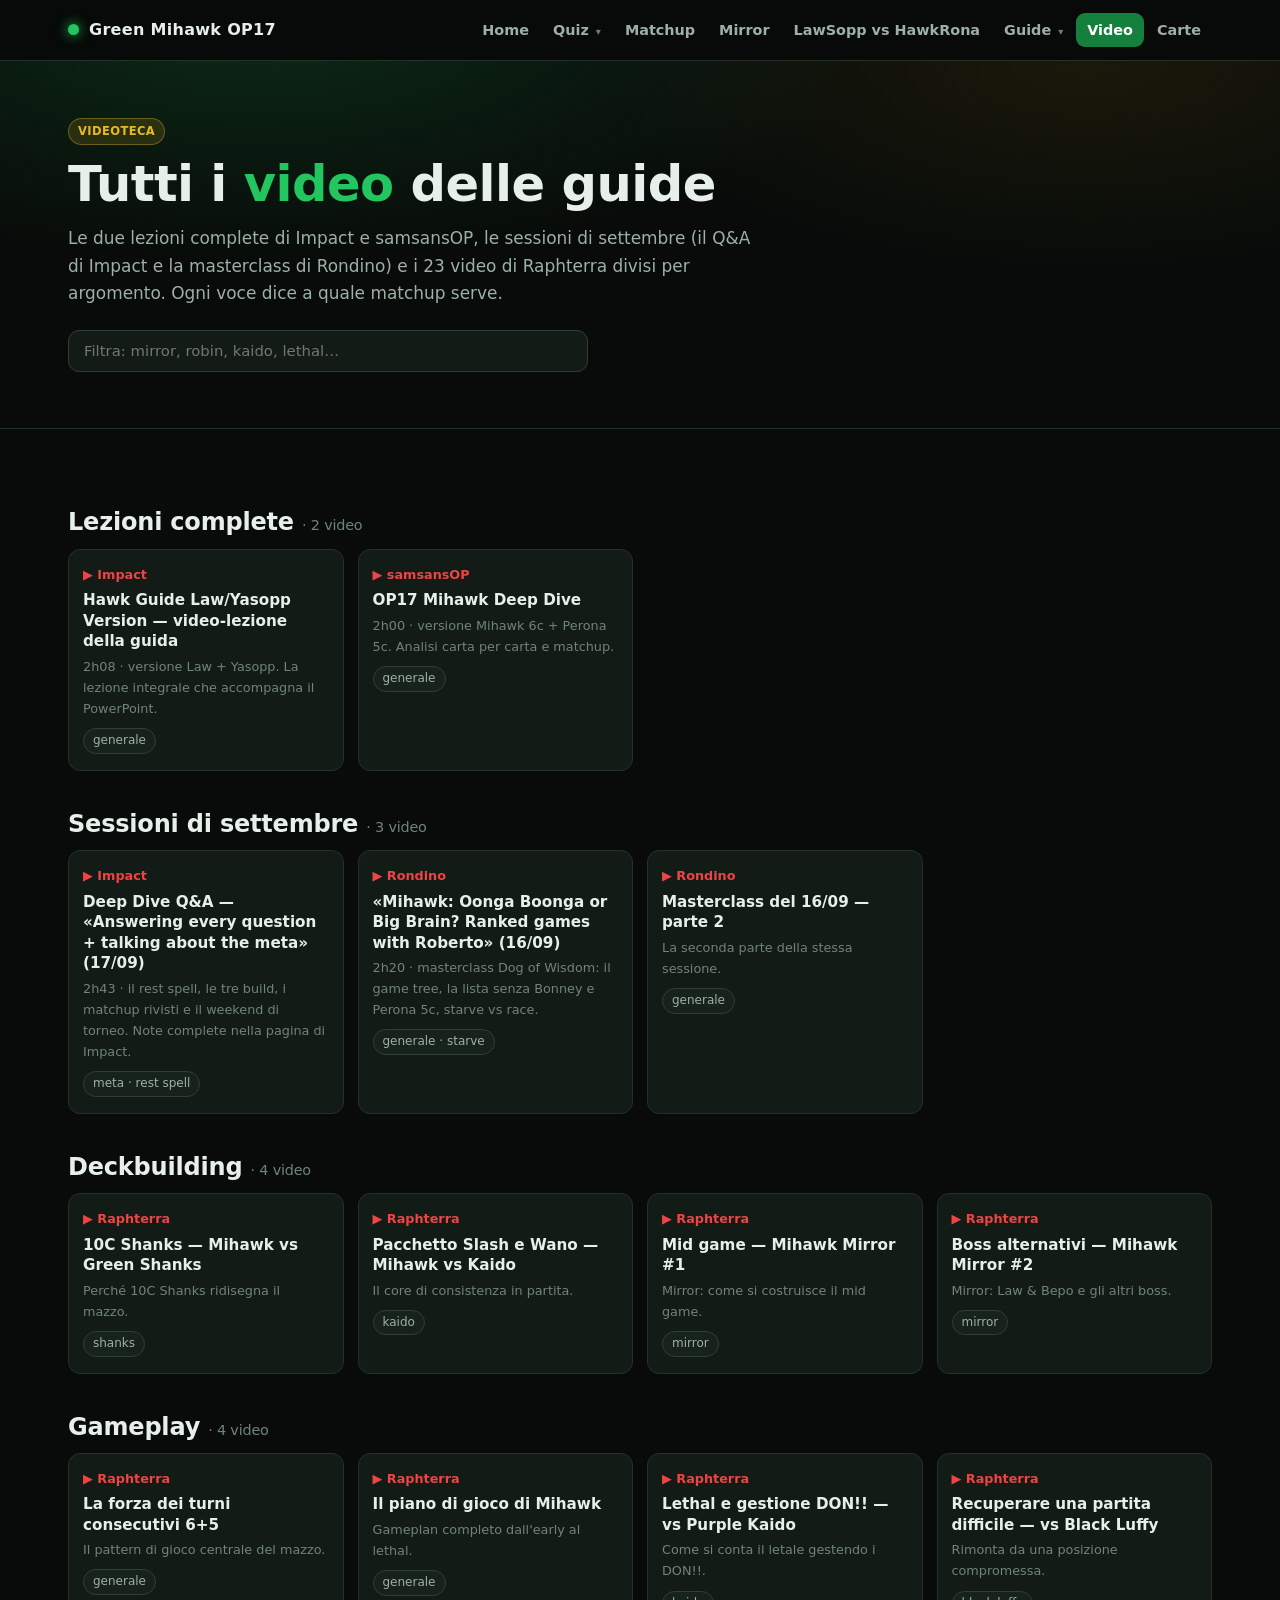
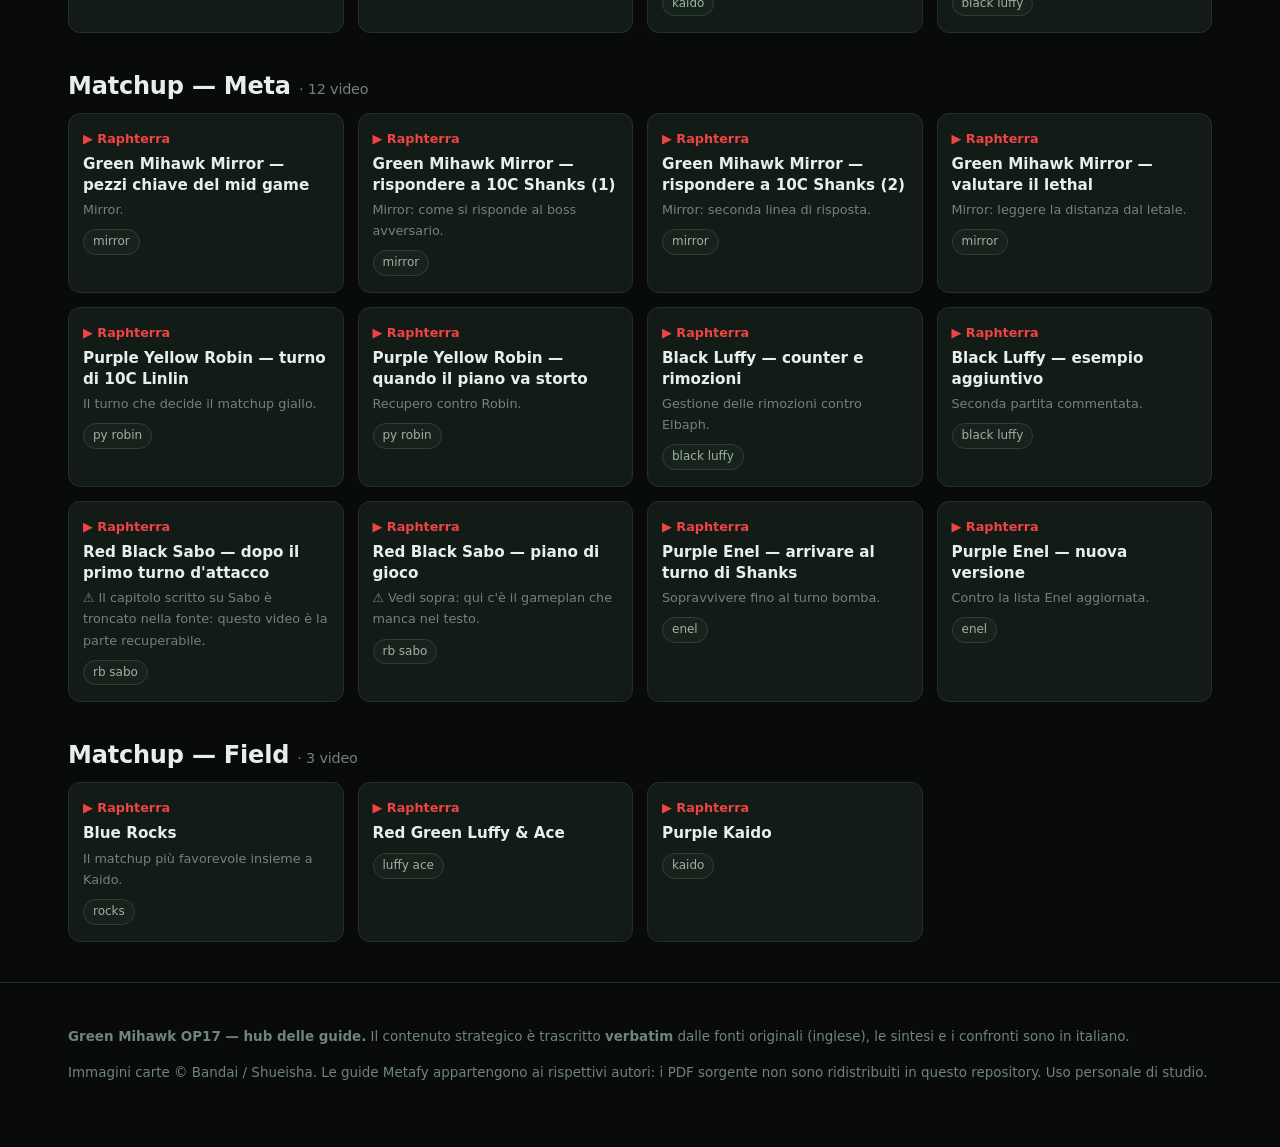
<file: video.html>
<!DOCTYPE html><html lang="it"><head>
<meta charset="utf-8"><meta name="viewport" content="width=device-width,initial-scale=1">
<title>Video — Green Mihawk OP17</title>
<meta name="description" content="Tutti i video YouTube delle guide Green Mihawk OP17, divisi per argomento e matchup.">
<link rel="icon" href="data:image/svg+xml,<svg xmlns='http://www.w3.org/2000/svg' viewBox='0 0 100 100'><text y='.9em' font-size='90'>🗡️</text></svg>">
<link rel="stylesheet" href="assets/style.css">
</head><body>
<header class="top"><div class="wrap topbar">
<div class="brand"><span class="dot"></span><a href="index.html">Green Mihawk OP17</a></div>
<button class="navtoggle" type="button" aria-label="Apri il menu" aria-expanded="false"><span></span></button>
<nav class="main">
<a href="index.html">Home</a>
<div class="dd"><button class="dd-b" type="button" aria-expanded="false">Quiz <i>▾</i></button><div class="dd-m">
 <a href="quiz-deck.html"><b>Quale lista fa per te</b><span>11 domande, compresi i matchup che soffri tu</span></a>
 <a href="quiz-player.html"><b>Che giocatore sei</b><span>A quale dei cinque autori somigli</span></a>
</div></div>
<a href="matchup.html">Matchup</a>
<a href="mirror.html">Mirror</a>
<a href="confronto.html">LawSopp vs HawkRona</a>
<div class="dd"><button class="dd-b" type="button" aria-expanded="false">Guide <i>▾</i></button><div class="dd-m">
 <a href="guide/raphterra.html"><b><i class="sw" style="background:var(--raph)"></i>Raphterra</b><span>La più sistematica · 6 capitoli</span></a>
 <a href="guide/rondino.html"><b><i class="sw" style="background:var(--rond)"></i>Rondino</b><span>La matchups bible · masterclass 16/09</span></a>
 <a href="guide/nebulus.html"><b><i class="sw" style="background:var(--neb)"></i>NebulusTCG</b><span>Tech, probabilità, mazzi gialli</span></a>
 <a href="guide/impact.html"><b><i class="sw" style="background:var(--impact)"></i>Impact</b><span>Law + Yasopp · slide, video, Q&amp;A 17/09</span></a>
 <a href="guide/samsans.html"><b><i class="sw" style="background:var(--sam)"></i>samsansOP</b><span>Mihawk 6c + Perona 5c · video</span></a>
 <a href="guide/dojo.html"><b><i class="sw" style="background:var(--dojo)"></i>The Dojo</b><span>Sessioni: VOD review e ladder di Elijah</span></a>
</div></div>
<a href="video.html">Video</a>
<a href="carte.html">Carte</a>
</nav></div></header>
<div class="hero"><div class="wrap">
<span class="badge b-sint">Videoteca</span>
<h1 style="margin-top:12px">Tutti i <em>video</em> delle guide</h1>
<p class="sub">Le due lezioni complete di Impact e samsansOP, le sessioni di settembre (il Q&amp;A di Impact
e la masterclass di Rondino) e i 23 video di Raphterra divisi per argomento. Ogni voce dice a quale matchup serve.</p>
<input class="searchbox" style="max-width:520px" placeholder="Filtra: mirror, robin, kaido, lethal…" data-searchfor=".vcard">
</div></div>
<section><div class="wrap"><div id="vidWrap"></div></div></section>
<script src="data/video.js"></script>
<script>
const cats = [...new Set(VIDEO.map(v=>v.cat))];
document.getElementById('vidWrap').innerHTML = cats.map(c=>{
  const items = VIDEO.filter(v=>v.cat===c);
  return `<h2 class="sec" style="margin-top:34px">${c}
    <span style="color:var(--dim2);font-weight:400;font-size:.9rem">· ${items.length} video</span></h2>
    <div class="vgrid">` + items.map(v=>`
      <a class="vcard" href="${v.u}" target="_blank" rel="noopener">
        <div class="pl">\u25b6 ${v.src}</div>
        <h4>${v.t}</h4>
        <p>${v.note||''}</p>
        <p style="margin-top:7px"><span class="pill">${v.mu}</span></p>
      </a>`).join('') + `</div>`;
}).join('');
</script>
<footer><div class="wrap">
<p><b>Green Mihawk OP17 — hub delle guide.</b> Il contenuto strategico è trascritto <b>verbatim</b> dalle
fonti originali (inglese), le sintesi e i confronti sono in italiano.</p>
<p>Immagini carte © Bandai / Shueisha. Le guide Metafy appartengono ai rispettivi autori: i PDF sorgente
non sono ridistribuiti in questo repository. Uso personale di studio.</p>
</div></footer>
<script src="assets/app.js"></script></body></html>
</file>
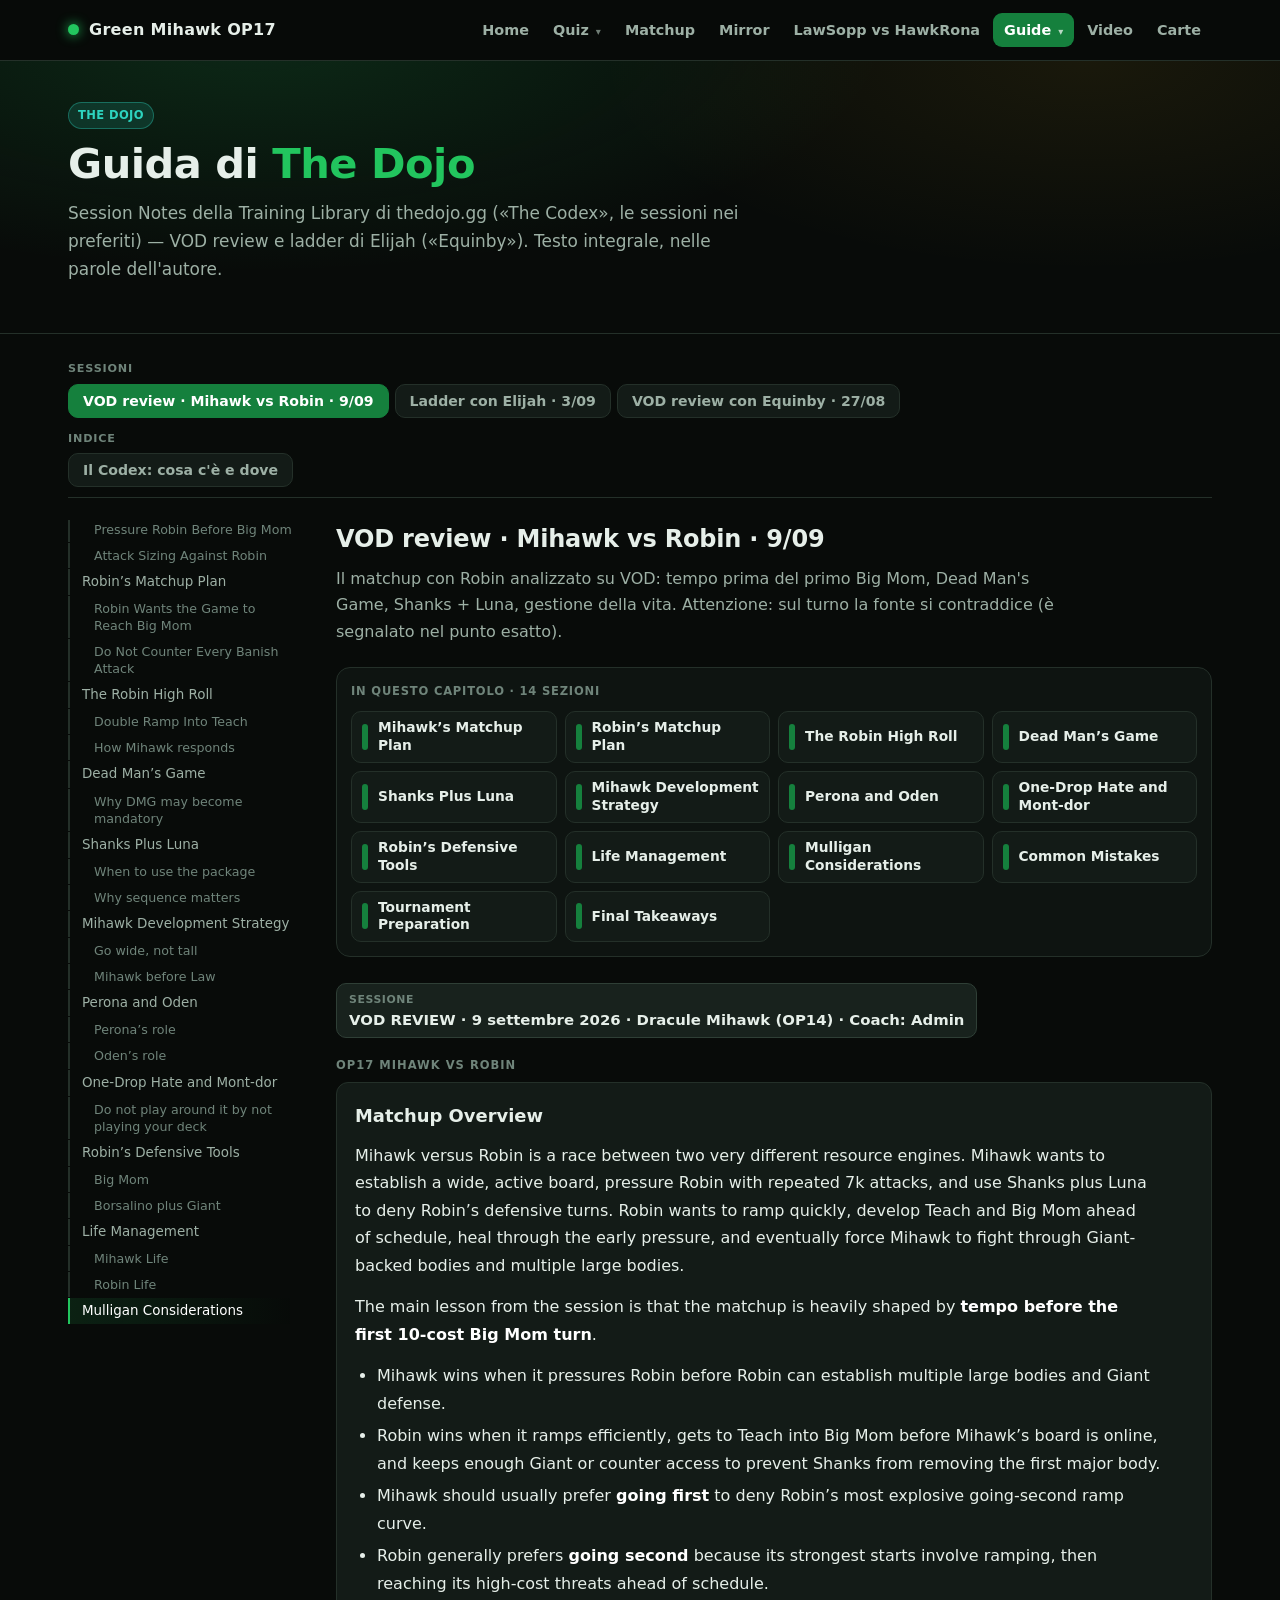
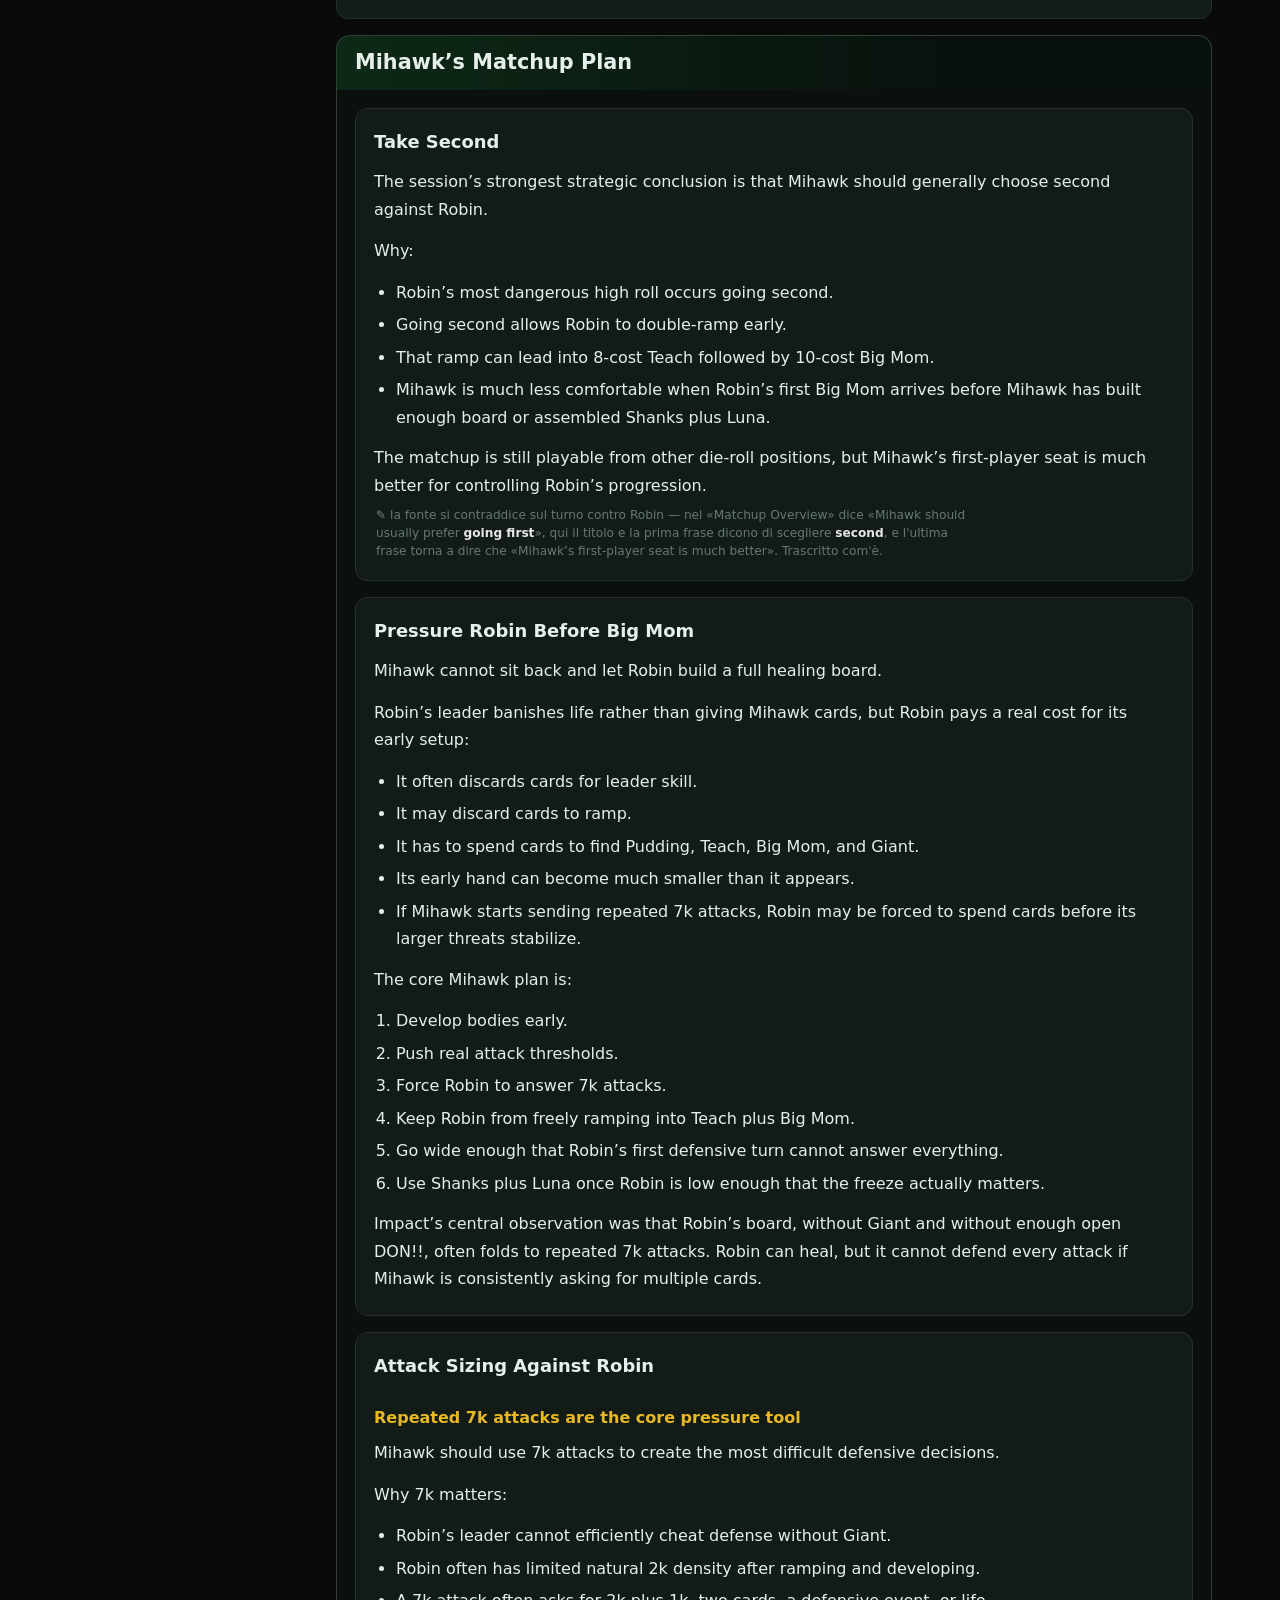
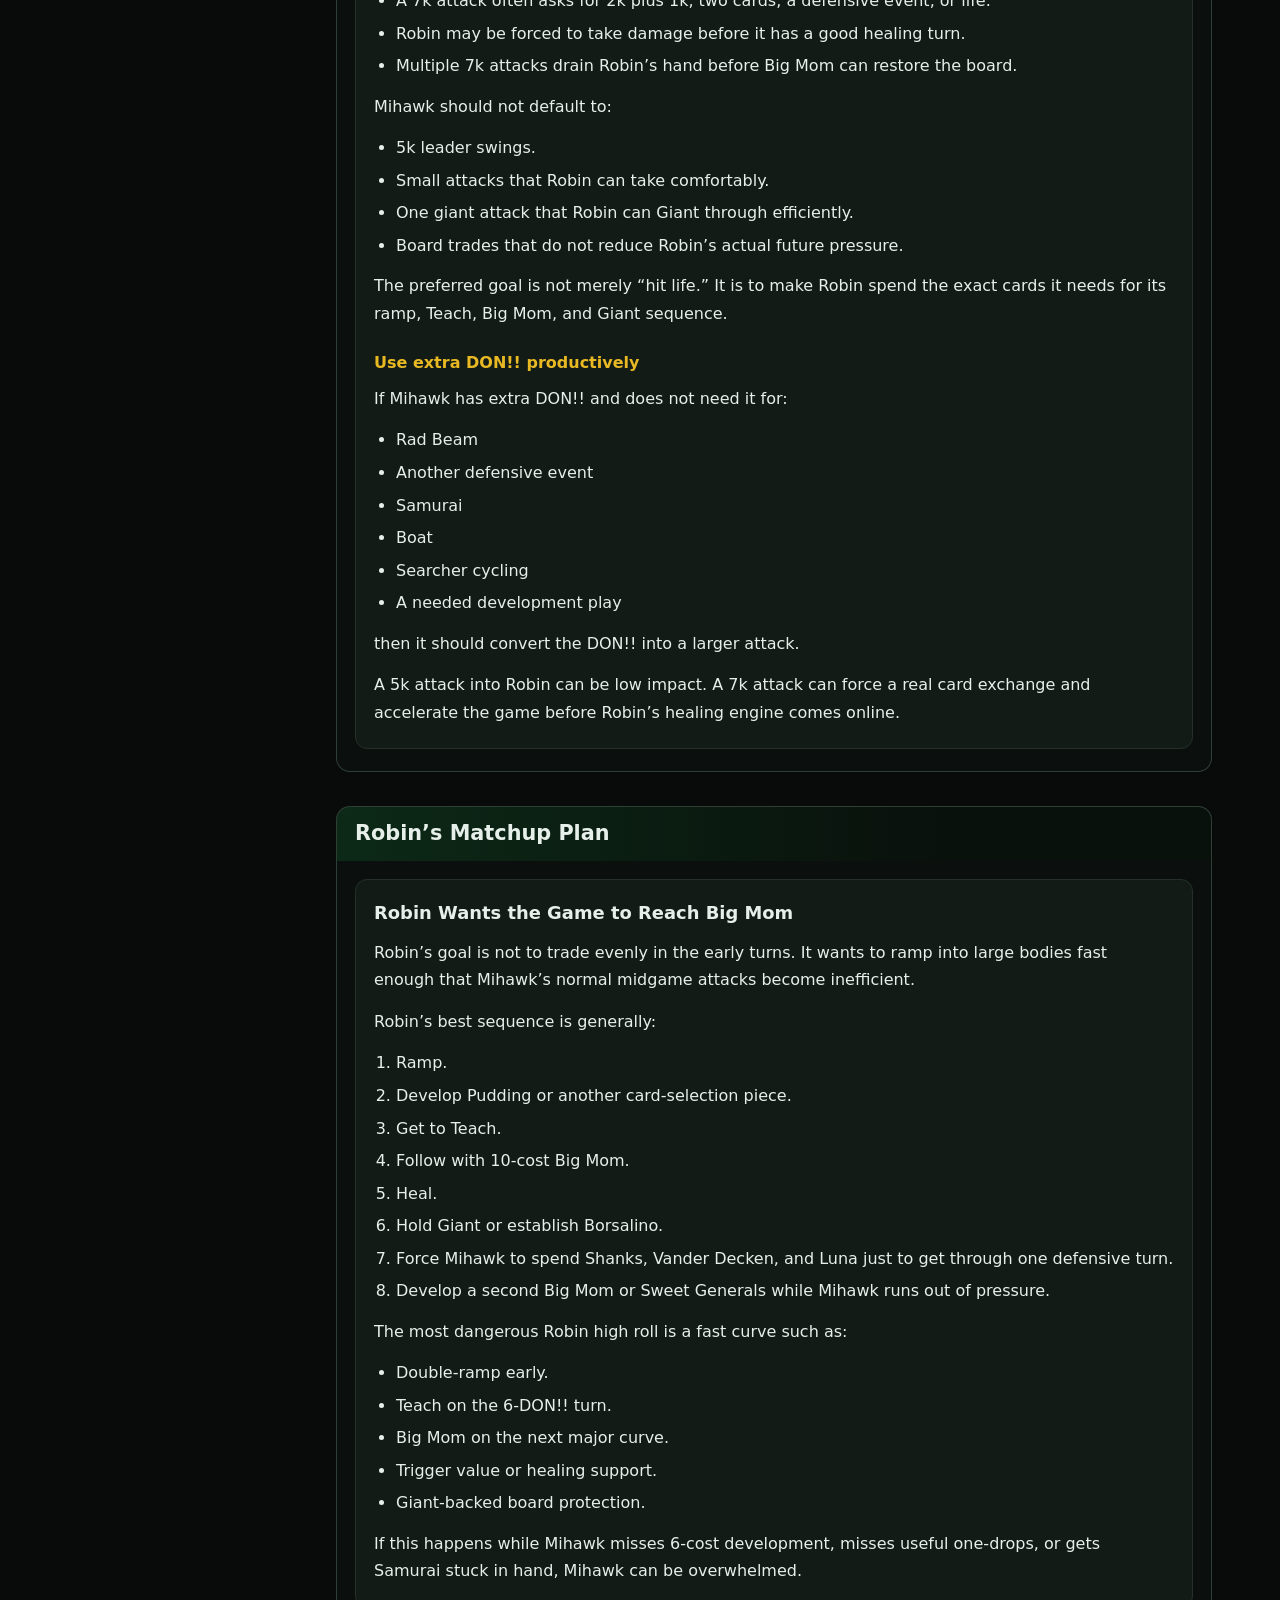
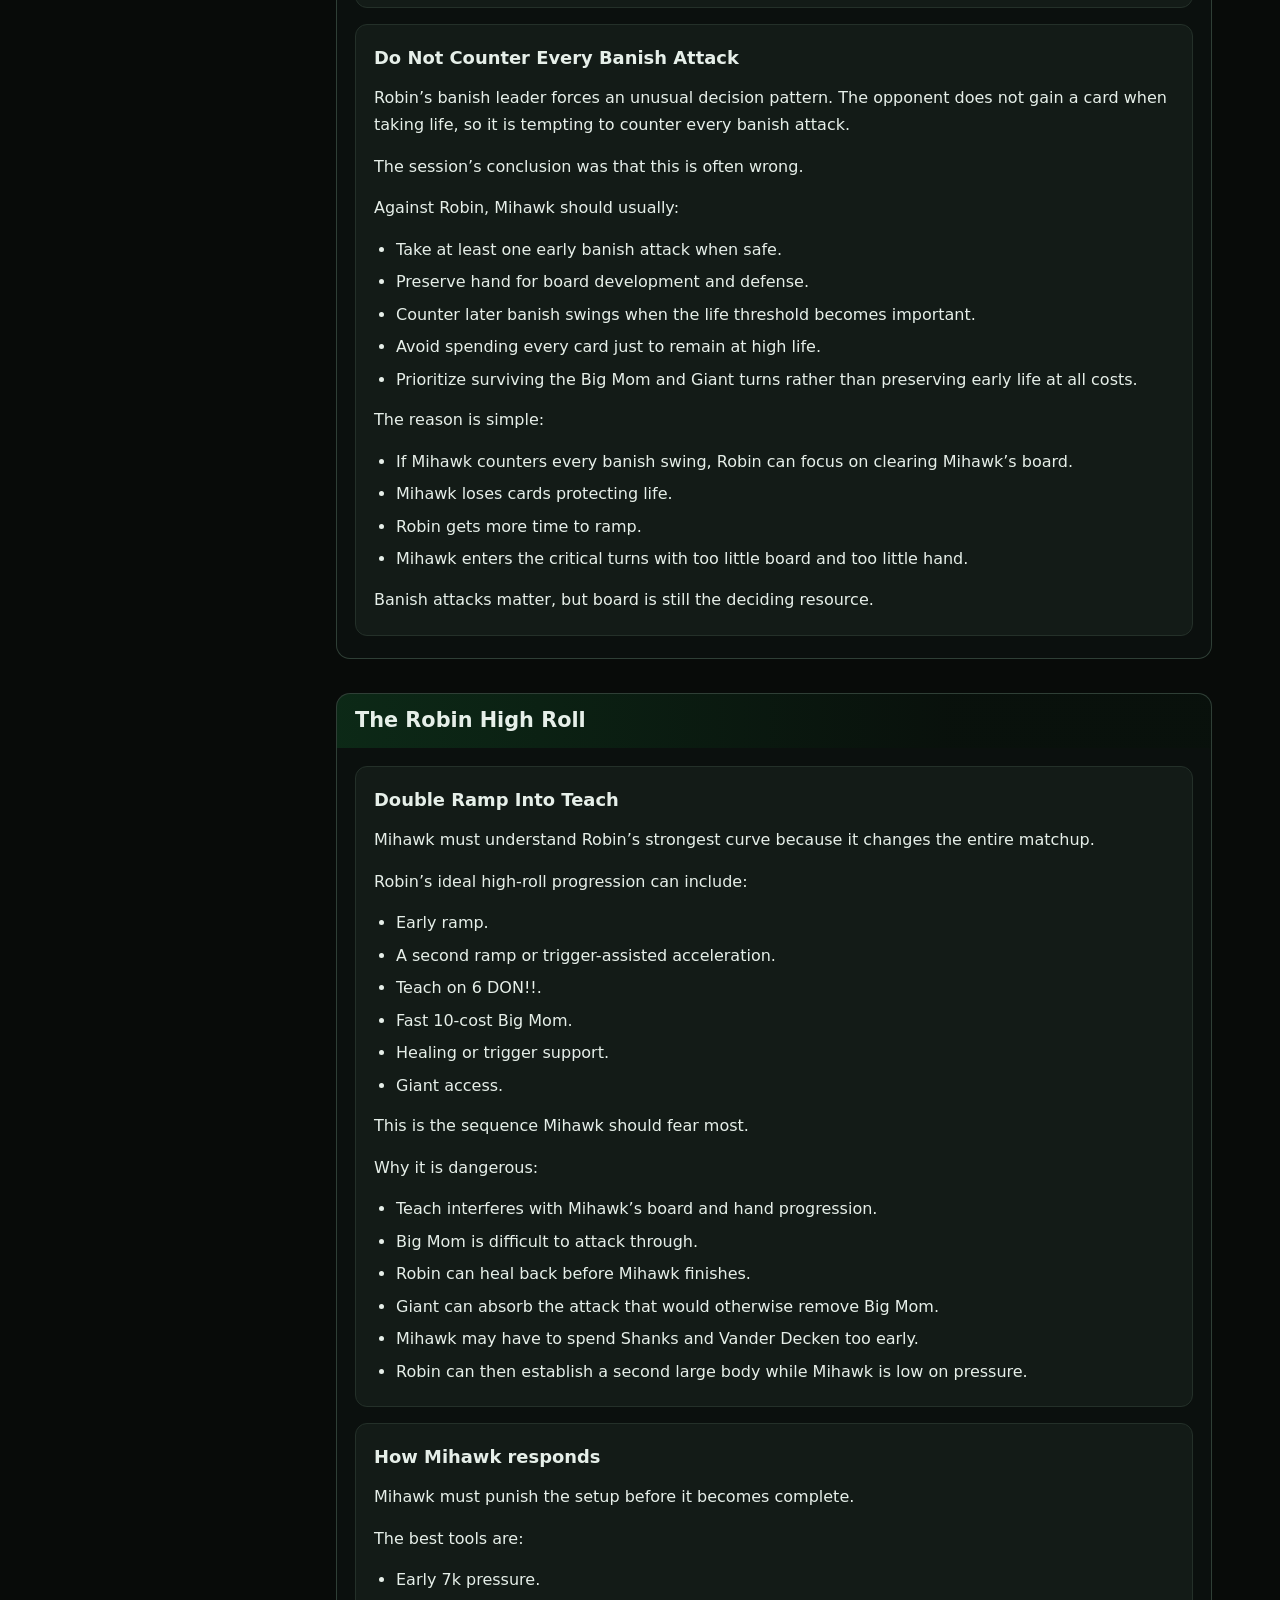
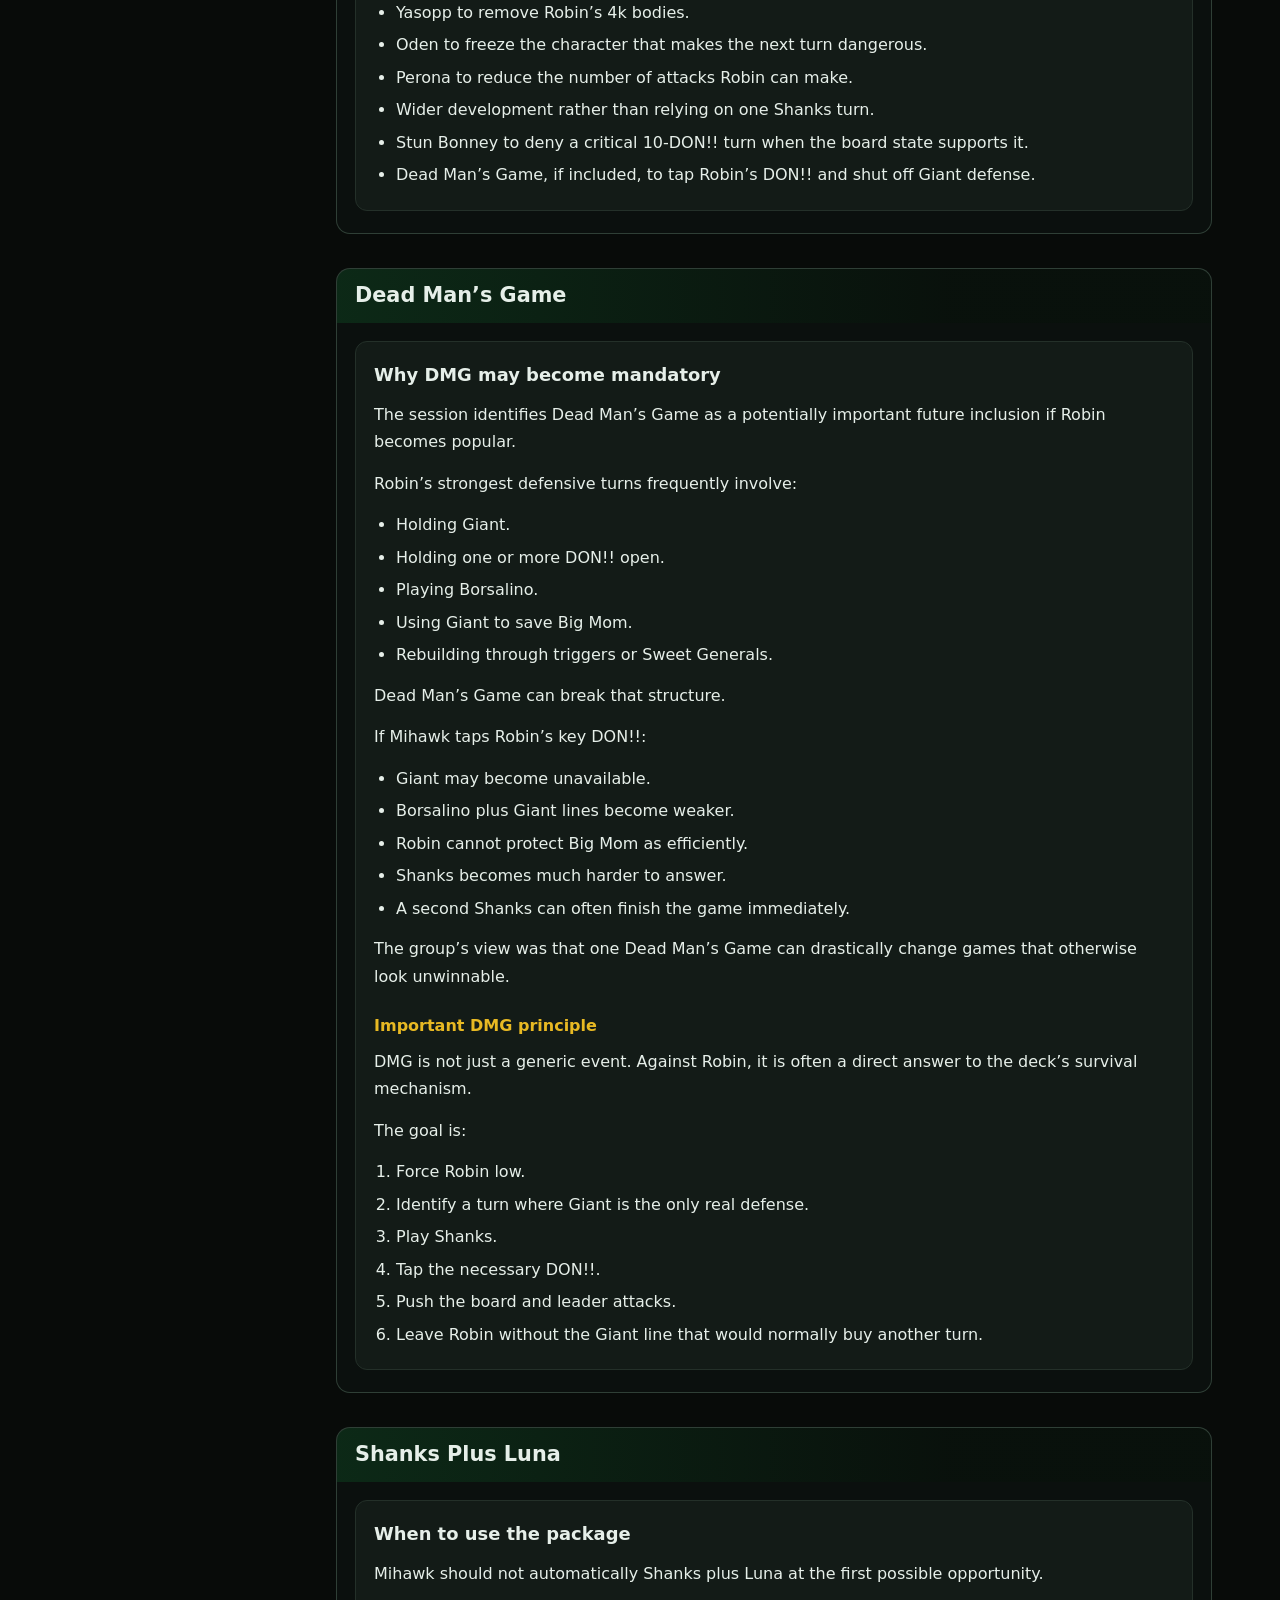
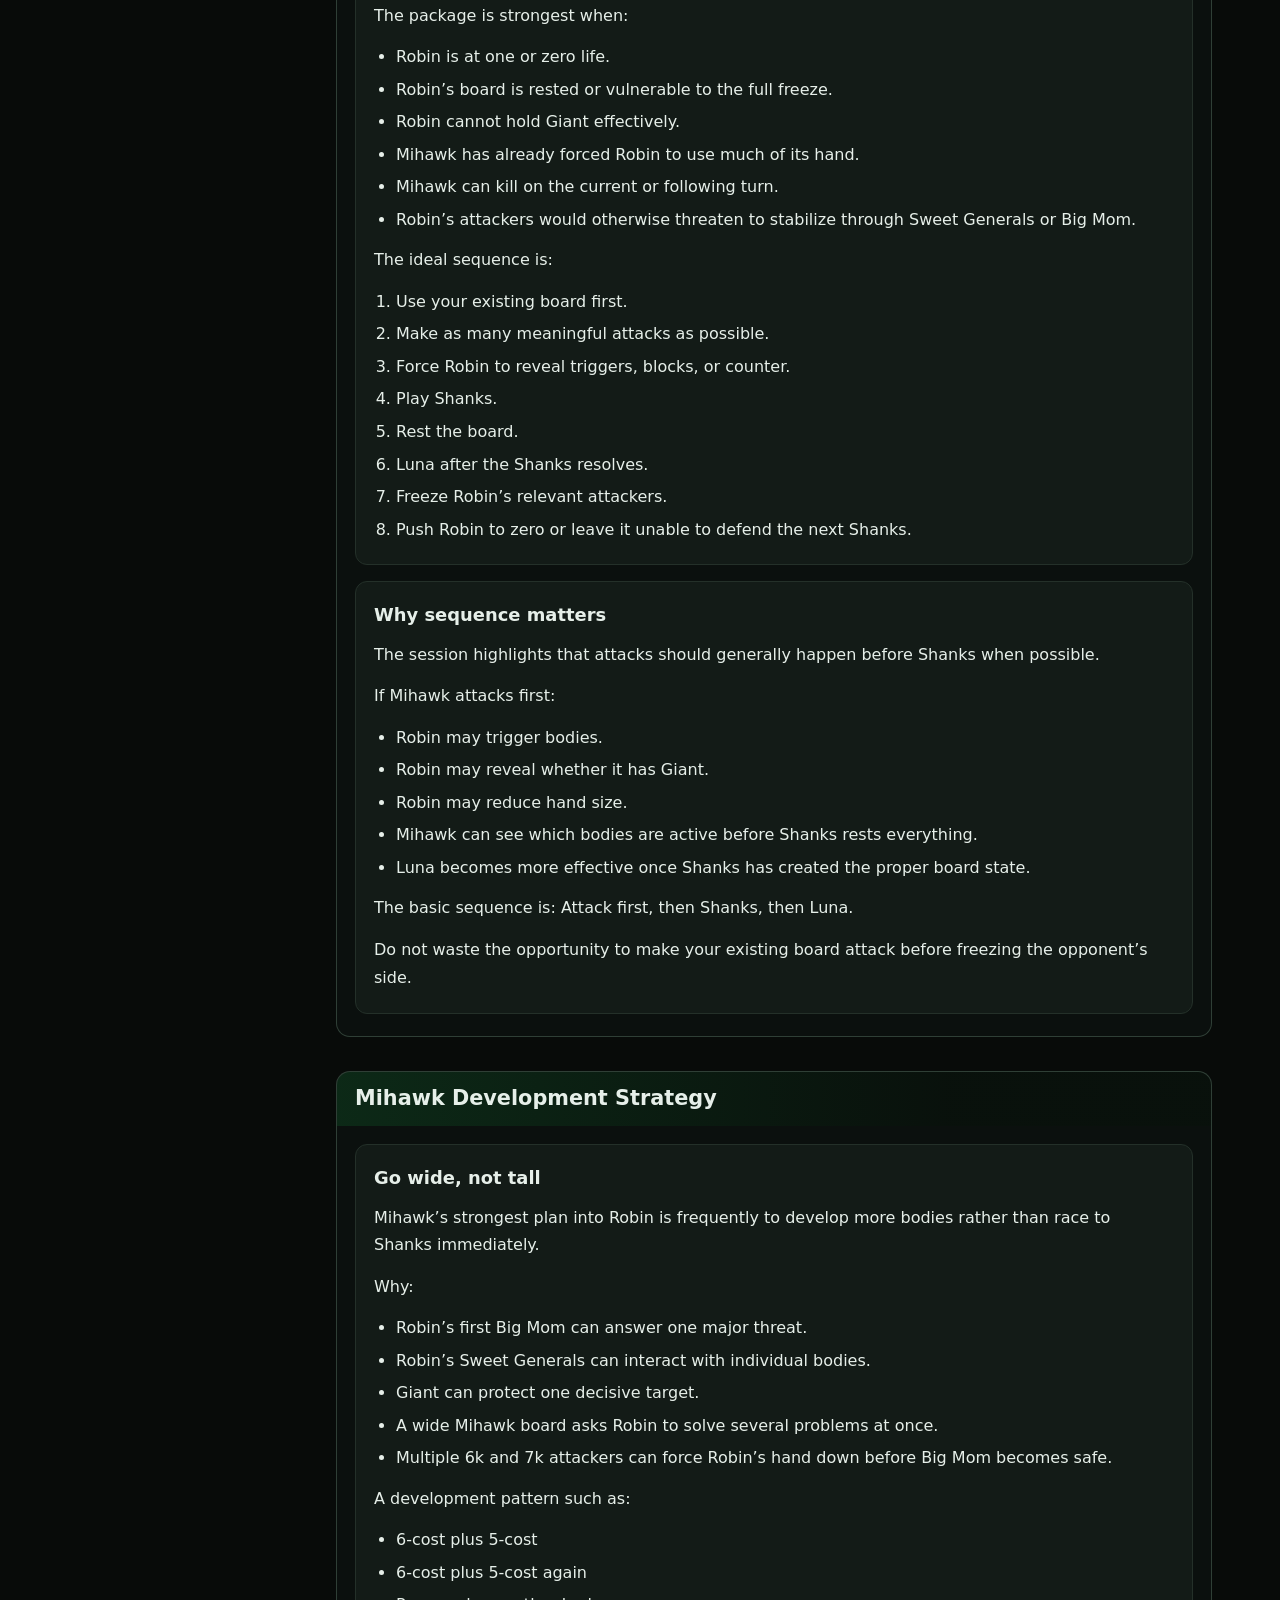
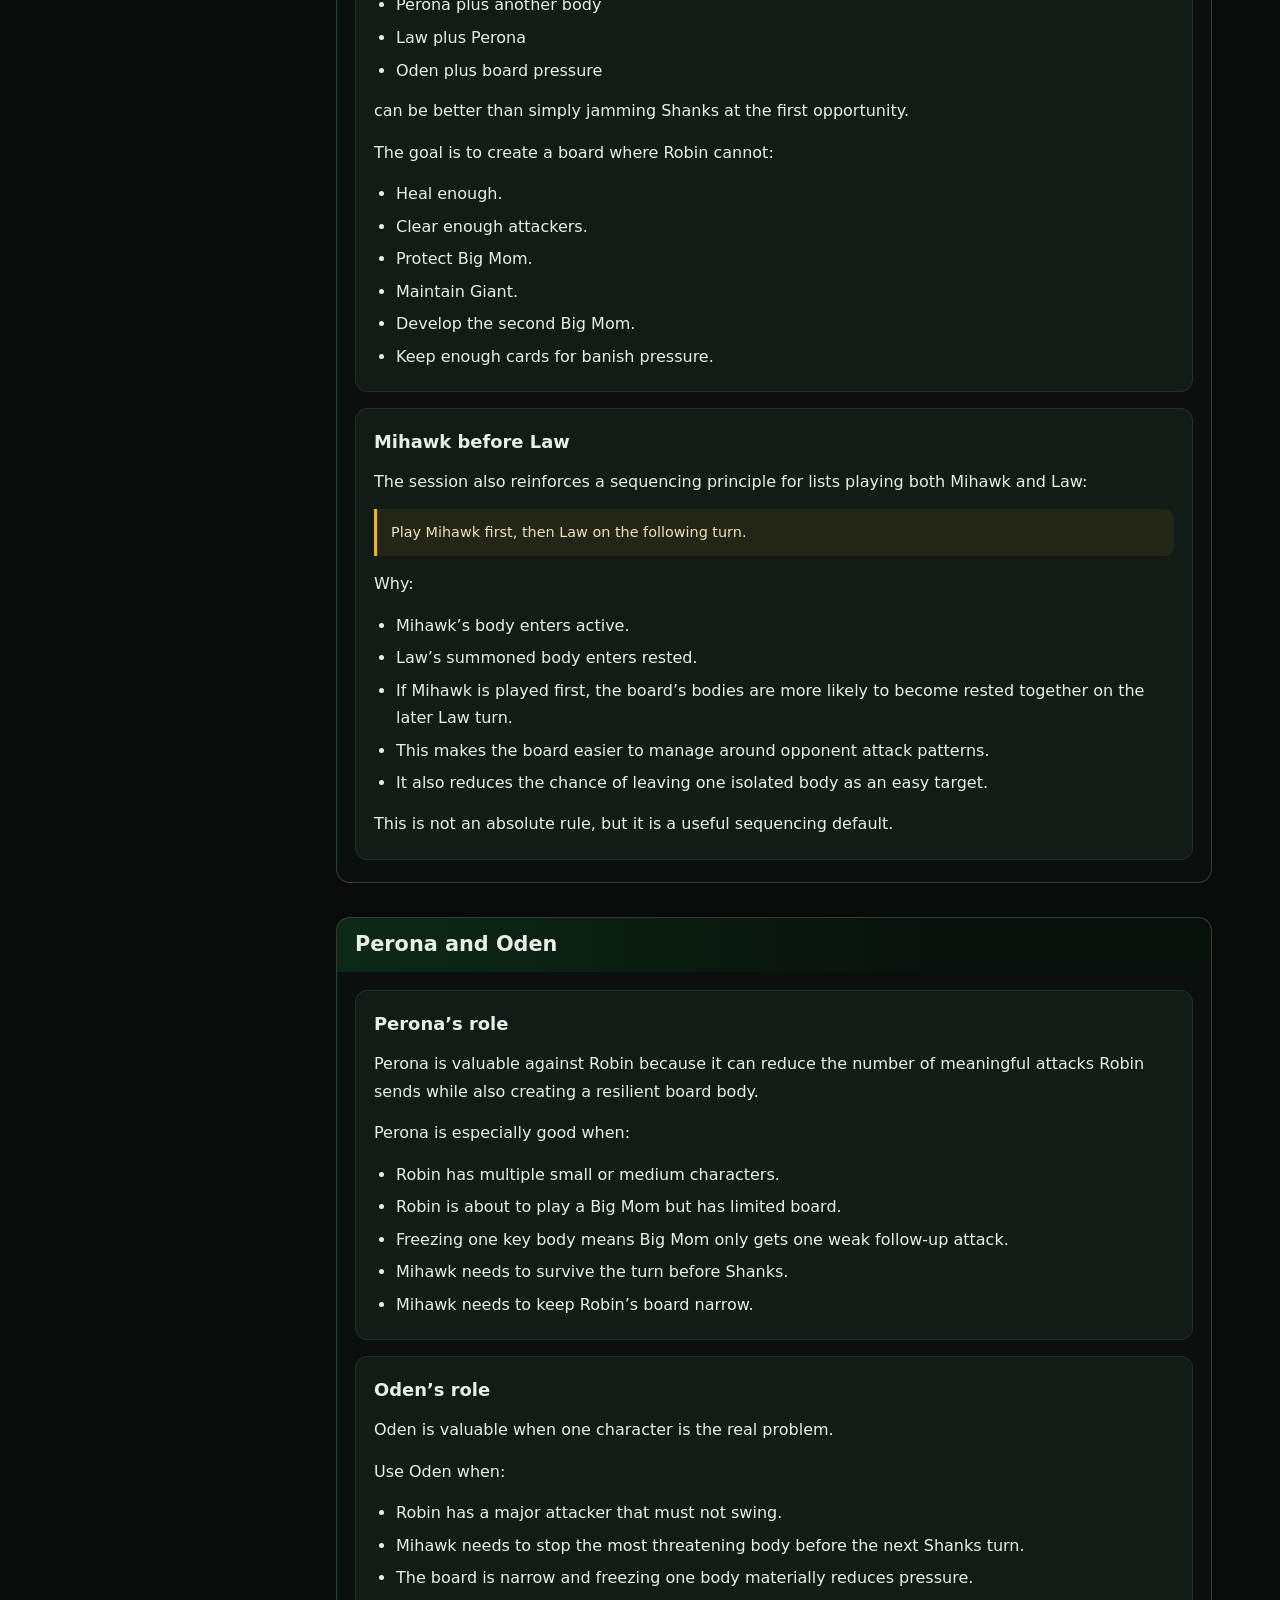
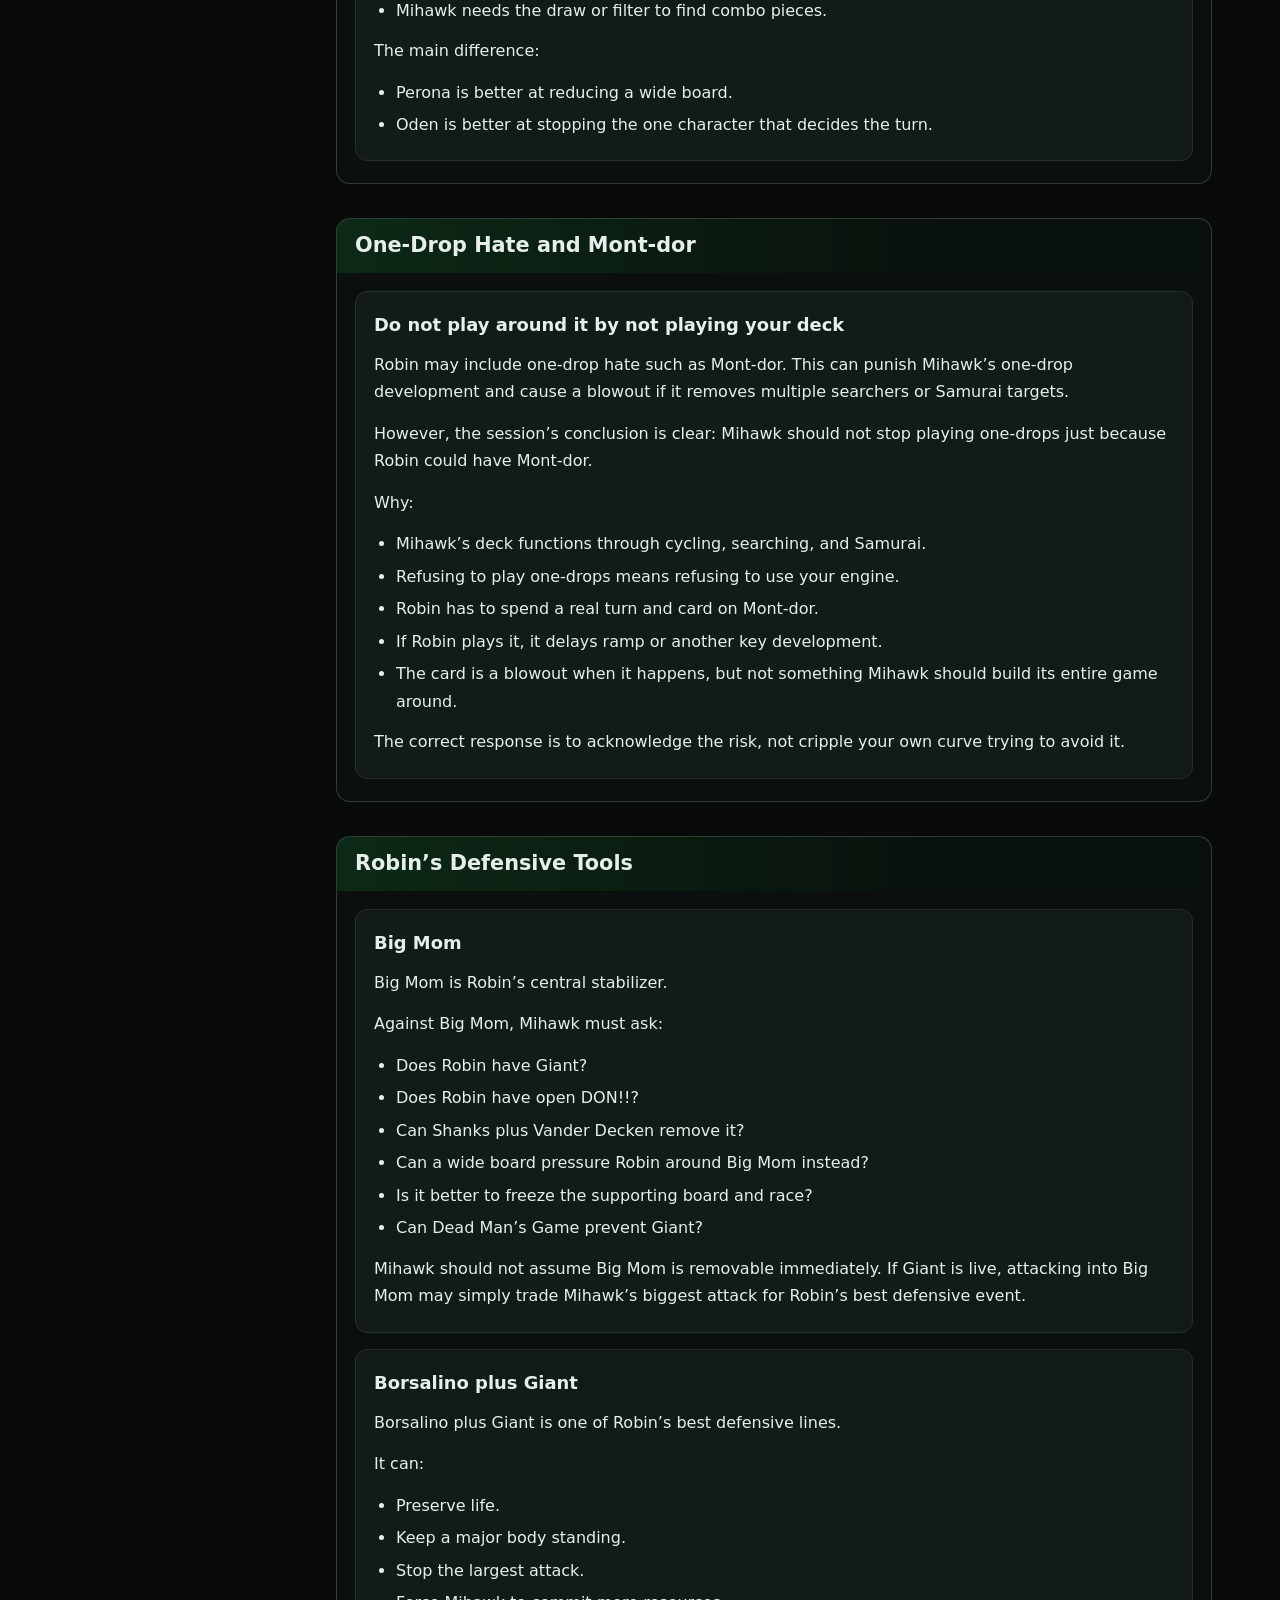
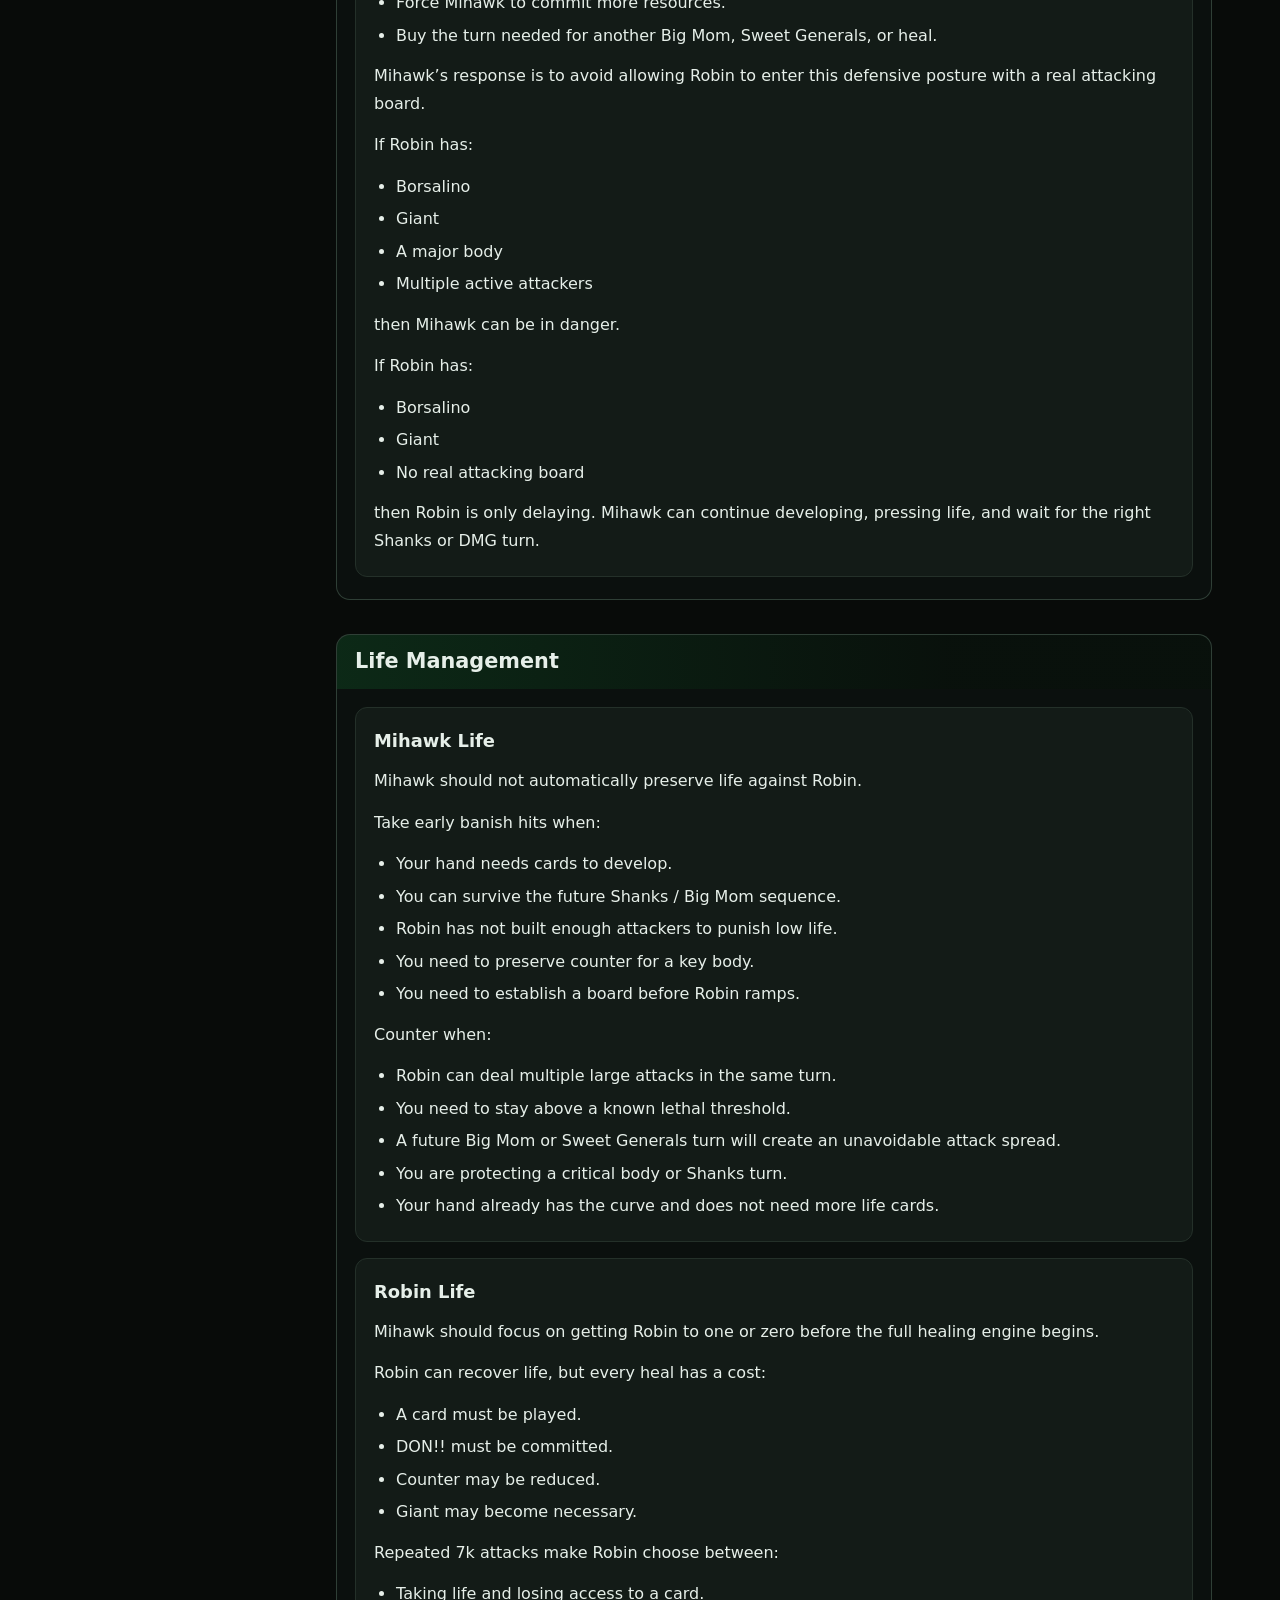
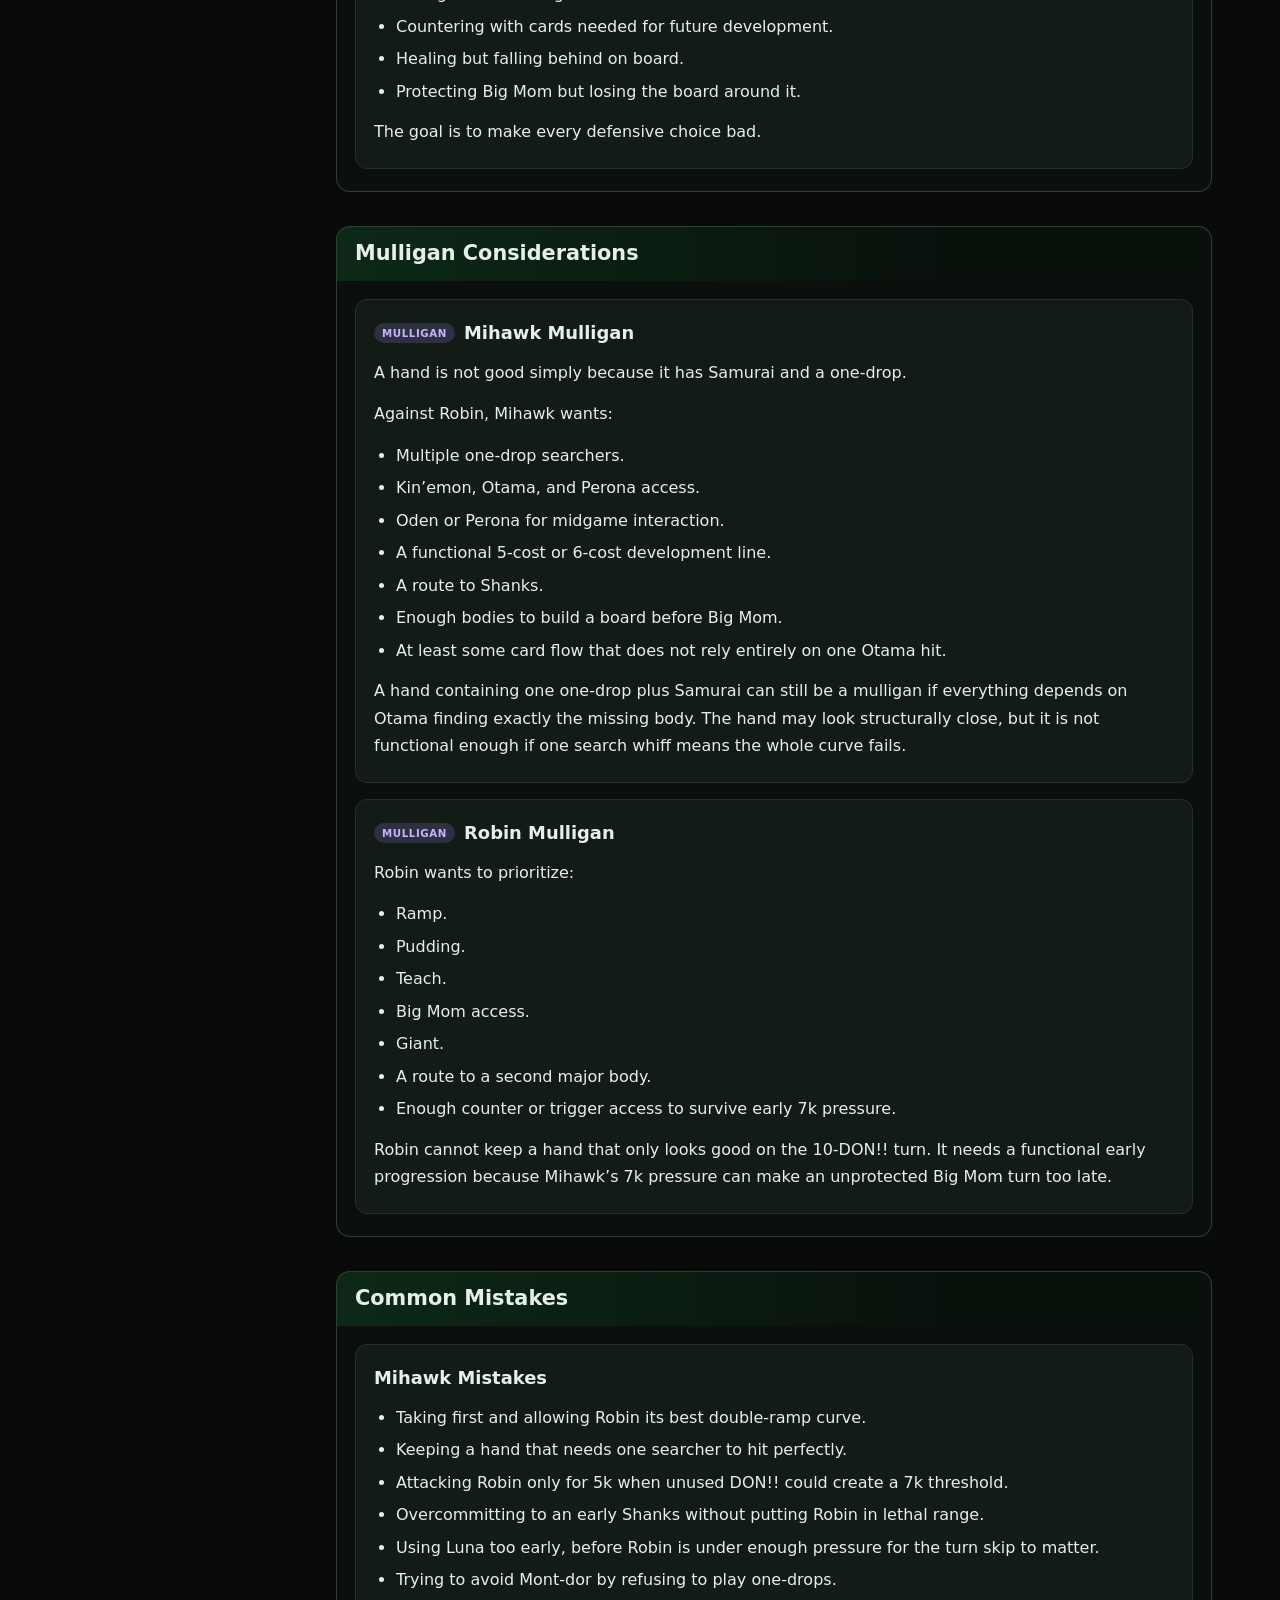
<file: guide/dojo.html>
<!DOCTYPE html><html lang="it"><head>
<meta charset="utf-8"><meta name="viewport" content="width=device-width,initial-scale=1">
<title>The Dojo — Green Mihawk OP17</title>
<meta name="description" content="Guida Green Mihawk OP17 di The Dojo, trascrizione verbatim.">
<link rel="icon" href="data:image/svg+xml,<svg xmlns='http://www.w3.org/2000/svg' viewBox='0 0 100 100'><text y='.9em' font-size='90'>🗡️</text></svg>">
<link rel="stylesheet" href="../assets/style.css">
</head><body>
<header class="top"><div class="wrap topbar">
<div class="brand"><span class="dot"></span><a href="../index.html">Green Mihawk OP17</a></div>
<button class="navtoggle" type="button" aria-label="Apri il menu" aria-expanded="false"><span></span></button>
<nav class="main">
<a href="../index.html">Home</a>
<div class="dd"><button class="dd-b" type="button" aria-expanded="false">Quiz <i>▾</i></button><div class="dd-m">
 <a href="../quiz-deck.html"><b>Quale lista fa per te</b><span>11 domande, compresi i matchup che soffri tu</span></a>
 <a href="../quiz-player.html"><b>Che giocatore sei</b><span>A quale dei cinque autori somigli</span></a>
</div></div>
<a href="../matchup.html">Matchup</a>
<a href="../mirror.html">Mirror</a>
<a href="../confronto.html">LawSopp vs HawkRona</a>
<div class="dd"><button class="dd-b" type="button" aria-expanded="false">Guide <i>▾</i></button><div class="dd-m">
 <a href="../guide/raphterra.html"><b><i class="sw" style="background:var(--raph)"></i>Raphterra</b><span>La più sistematica · 6 capitoli</span></a>
 <a href="../guide/rondino.html"><b><i class="sw" style="background:var(--rond)"></i>Rondino</b><span>La matchups bible · masterclass 16/09</span></a>
 <a href="../guide/nebulus.html"><b><i class="sw" style="background:var(--neb)"></i>NebulusTCG</b><span>Tech, probabilità, mazzi gialli</span></a>
 <a href="../guide/impact.html"><b><i class="sw" style="background:var(--impact)"></i>Impact</b><span>Law + Yasopp · slide, video, Q&amp;A 17/09</span></a>
 <a href="../guide/samsans.html"><b><i class="sw" style="background:var(--sam)"></i>samsansOP</b><span>Mihawk 6c + Perona 5c · video</span></a>
 <a href="../guide/dojo.html"><b><i class="sw" style="background:var(--dojo)"></i>The Dojo</b><span>Sessioni: VOD review e ladder di Elijah</span></a>
</div></div>
<a href="../video.html">Video</a>
<a href="../carte.html">Carte</a>
</nav></div></header>
<div class="hero hero-s"><div class="wrap">
<span class="badge b-dojo">The Dojo</span>
<h1 style="margin-top:12px">Guida di <em>The Dojo</em></h1>
<p class="sub">Session Notes della Training Library di thedojo.gg («The Codex», le sessioni nei preferiti) — VOD review e ladder di Elijah («Equinby»). Testo integrale, nelle parole dell'autore.</p>
</div></div>
<section class="gpage"><div class="wrap">
<div data-tabs="panes"><div class="tabs"><span class="tg">Sessioni</span><button data-tab="s2">VOD review · Mihawk vs Robin · 9/09</button><button data-tab="s3">Ladder con Elijah · 3/09</button><button data-tab="s6">VOD review con Equinby · 27/08</button><span class="tg">Indice</span><button data-tab="codex">Il Codex: cosa c&#x27;è e dove</button></div></div>
<div class="glayout">
<aside class="gtoc"><button class="gtoc-b" type="button">Indice del capitolo <i>▾</i></button><nav id="gtoc"></nav></aside>
<div id="panes"><div class="tabpane" data-pane="s2"><h2 class="sec pane-t">VOD review · Mihawk vs Robin · 9/09</h2><p class="lede">Il matchup con Robin analizzato su VOD: tempo prima del primo Big Mom, Dead Man's Game, Shanks + Luna, gestione della vita. Attenzione: sul turno la fonte si contraddice (è segnalato nel punto esatto).</p><div class="cmap"><div class="cmap-h">In questo capitolo · 14 sezioni</div><div class="cmap-g"><a class="cm-t" href="#mihawks-matchup-plan" data-jump="mihawks-matchup-plan"><span class="cm-n"></span><span>Mihawk’s Matchup Plan</span></a><a class="cm-t" href="#robins-matchup-plan" data-jump="robins-matchup-plan"><span class="cm-n"></span><span>Robin’s Matchup Plan</span></a><a class="cm-t" href="#the-robin-high-roll" data-jump="the-robin-high-roll"><span class="cm-n"></span><span>The Robin High Roll</span></a><a class="cm-t" href="#dead-mans-game" data-jump="dead-mans-game"><span class="cm-n"></span><span>Dead Man’s Game</span></a><a class="cm-t" href="#shanks-plus-luna" data-jump="shanks-plus-luna"><span class="cm-n"></span><span>Shanks Plus Luna</span></a><a class="cm-t" href="#mihawk-development-strategy" data-jump="mihawk-development-strategy"><span class="cm-n"></span><span>Mihawk Development Strategy</span></a><a class="cm-t" href="#perona-and-oden" data-jump="perona-and-oden"><span class="cm-n"></span><span>Perona and Oden</span></a><a class="cm-t" href="#one-drop-hate-and-mont-dor" data-jump="one-drop-hate-and-mont-dor"><span class="cm-n"></span><span>One-Drop Hate and Mont-dor</span></a><a class="cm-t" href="#robins-defensive-tools" data-jump="robins-defensive-tools"><span class="cm-n"></span><span>Robin’s Defensive Tools</span></a><a class="cm-t" href="#life-management" data-jump="life-management"><span class="cm-n"></span><span>Life Management</span></a><a class="cm-t" href="#mulligan-considerations" data-jump="mulligan-considerations"><span class="cm-n"></span><span>Mulligan Considerations</span></a><a class="cm-t" href="#common-mistakes" data-jump="common-mistakes"><span class="cm-n"></span><span>Common Mistakes</span></a><a class="cm-t" href="#tournament-preparation" data-jump="tournament-preparation"><span class="cm-n"></span><span>Tournament Preparation</span></a><a class="cm-t" href="#final-takeaways" data-jump="final-takeaways"><span class="cm-n"></span><span>Final Takeaways</span></a></div></div><div class="verb"><div class="facts"><div class="fact "><span class="fk">Sessione</span><span class="fv">VOD REVIEW · 9 settembre 2026 · Dracule Mihawk (OP14) · Coach: Admin</span></div></div>
<div class="doc-t">OP17 MIHAWK VS ROBIN</div>
<div class="pan"><h3 id="matchup-overview" data-t="Matchup Overview">Matchup Overview</h3>
<p>Mihawk versus Robin is a race between two very different resource engines. Mihawk wants to establish a wide, active board, pressure Robin with repeated 7k attacks, and use Shanks plus Luna to deny Robin’s defensive turns. Robin wants to ramp quickly, develop Teach and Big Mom ahead of schedule, heal through the early pressure, and eventually force Mihawk to fight through Giant-backed bodies and multiple large bodies.</p>
<p>The main lesson from the session is that the matchup is heavily shaped by <strong>tempo before the first 10-cost Big Mom turn</strong>.</p>
<ul><li>Mihawk wins when it pressures Robin before Robin can establish multiple large bodies and Giant defense.</li><li>Robin wins when it ramps efficiently, gets to Teach into Big Mom before Mihawk’s board is online, and keeps enough Giant or counter access to prevent Shanks from removing the first major body.</li><li>Mihawk should usually prefer <strong>going first</strong> to deny Robin’s most explosive going-second ramp curve.</li><li>Robin generally prefers <strong>going second</strong> because its strongest starts involve ramping, then reaching its high-cost threats ahead of schedule.</li></ul>
</div>
<section class="gs"><div class="gs-h"><h2 id="mihawks-matchup-plan" data-t="Mihawk’s Matchup Plan">Mihawk’s Matchup Plan</h2></div><div class="gs-b">
<div class="pan"><h3 id="take-second" data-t="Take Second">Take Second</h3>
<p>The session’s strongest strategic conclusion is that Mihawk should generally choose second against Robin.</p>
<p>Why:</p>
<ul><li>Robin’s most dangerous high roll occurs going second.</li><li>Going second allows Robin to double-ramp early.</li><li>That ramp can lead into 8-cost Teach followed by 10-cost Big Mom.</li><li>Mihawk is much less comfortable when Robin’s first Big Mom arrives before Mihawk has built enough board or assembled Shanks plus Luna.</li></ul>
<p>The matchup is still playable from other die-roll positions, but Mihawk’s first-player seat is much better for controlling Robin’s progression.</p>
<div class="fn" title="Nota del trascrittore">✎ <span>la fonte si contraddice sul turno contro Robin — nel «Matchup Overview» dice «Mihawk should usually prefer <strong>going first</strong>», qui il titolo e la prima frase dicono di scegliere <strong>second</strong>, e l'ultima frase torna a dire che «Mihawk’s first-player seat is much better». Trascritto com'è.</span></div>
</div>
<div class="pan"><h3 id="pressure-robin-before-big-mom" data-t="Pressure Robin Before Big Mom">Pressure Robin Before Big Mom</h3>
<p>Mihawk cannot sit back and let Robin build a full healing board.</p>
<p>Robin’s leader banishes life rather than giving Mihawk cards, but Robin pays a real cost for its early setup:</p>
<ul><li>It often discards cards for leader skill.</li><li>It may discard cards to ramp.</li><li>It has to spend cards to find Pudding, Teach, Big Mom, and Giant.</li><li>Its early hand can become much smaller than it appears.</li><li>If Mihawk starts sending repeated 7k attacks, Robin may be forced to spend cards before its larger threats stabilize.</li></ul>
<p>The core Mihawk plan is:</p>
<ol><li>Develop bodies early.</li><li>Push real attack thresholds.</li><li>Force Robin to answer 7k attacks.</li><li>Keep Robin from freely ramping into Teach plus Big Mom.</li><li>Go wide enough that Robin’s first defensive turn cannot answer everything.</li><li>Use Shanks plus Luna once Robin is low enough that the freeze actually matters.</li></ol>
<p>Impact’s central observation was that Robin’s board, without Giant and without enough open DON!!, often folds to repeated 7k attacks. Robin can heal, but it cannot defend every attack if Mihawk is consistently asking for multiple cards.</p>
</div>
<div class="pan"><h3 id="attack-sizing-against-robin" data-t="Attack Sizing Against Robin">Attack Sizing Against Robin</h3>
<h4>Repeated 7k attacks are the core pressure tool</h4>
<p>Mihawk should use 7k attacks to create the most difficult defensive decisions.</p>
<p>Why 7k matters:</p>
<ul><li>Robin’s leader cannot efficiently cheat defense without Giant.</li><li>Robin often has limited natural 2k density after ramping and developing.</li><li>A 7k attack often asks for 2k plus 1k, two cards, a defensive event, or life.</li><li>Robin may be forced to take damage before it has a good healing turn.</li><li>Multiple 7k attacks drain Robin’s hand before Big Mom can restore the board.</li></ul>
<p>Mihawk should not default to:</p>
<ul><li>5k leader swings.</li><li>Small attacks that Robin can take comfortably.</li><li>One giant attack that Robin can Giant through efficiently.</li><li>Board trades that do not reduce Robin’s actual future pressure.</li></ul>
<p>The preferred goal is not merely “hit life.” It is to make Robin spend the exact cards it needs for its ramp, Teach, Big Mom, and Giant sequence.</p>
<h4>Use extra DON!! productively</h4>
<p>If Mihawk has extra DON!! and does not need it for:</p>
<ul><li>Rad Beam</li><li>Another defensive event</li><li>Samurai</li><li>Boat</li><li>Searcher cycling</li><li>A needed development play</li></ul>
<p>then it should convert the DON!! into a larger attack.</p>
<p>A 5k attack into Robin can be low impact. A 7k attack can force a real card exchange and accelerate the game before Robin’s healing engine comes online.</p>
</div>
</div></section>
<section class="gs"><div class="gs-h"><h2 id="robins-matchup-plan" data-t="Robin’s Matchup Plan">Robin’s Matchup Plan</h2></div><div class="gs-b">
<div class="pan"><h3 id="robin-wants-the-game-to-reach-big-mom" data-t="Robin Wants the Game to Reach Big Mom">Robin Wants the Game to Reach Big Mom</h3>
<p>Robin’s goal is not to trade evenly in the early turns. It wants to ramp into large bodies fast enough that Mihawk’s normal midgame attacks become inefficient.</p>
<p>Robin’s best sequence is generally:</p>
<ol><li>Ramp.</li><li>Develop Pudding or another card-selection piece.</li><li>Get to Teach.</li><li>Follow with 10-cost Big Mom.</li><li>Heal.</li><li>Hold Giant or establish Borsalino.</li><li>Force Mihawk to spend Shanks, Vander Decken, and Luna just to get through one defensive turn.</li><li>Develop a second Big Mom or Sweet Generals while Mihawk runs out of pressure.</li></ol>
<p>The most dangerous Robin high roll is a fast curve such as:</p>
<ul><li>Double-ramp early.</li><li>Teach on the 6-DON!! turn.</li><li>Big Mom on the next major curve.</li><li>Trigger value or healing support.</li><li>Giant-backed board protection.</li></ul>
<p>If this happens while Mihawk misses 6-cost development, misses useful one-drops, or gets Samurai stuck in hand, Mihawk can be overwhelmed.</p>
</div>
<div class="pan"><h3 id="do-not-counter-every-banish-attack" data-t="Do Not Counter Every Banish Attack">Do Not Counter Every Banish Attack</h3>
<p>Robin’s banish leader forces an unusual decision pattern. The opponent does not gain a card when taking life, so it is tempting to counter every banish attack.</p>
<p>The session’s conclusion was that this is often wrong.</p>
<p>Against Robin, Mihawk should usually:</p>
<ul><li>Take at least one early banish attack when safe.</li><li>Preserve hand for board development and defense.</li><li>Counter later banish swings when the life threshold becomes important.</li><li>Avoid spending every card just to remain at high life.</li><li>Prioritize surviving the Big Mom and Giant turns rather than preserving early life at all costs.</li></ul>
<p>The reason is simple:</p>
<ul><li>If Mihawk counters every banish swing, Robin can focus on clearing Mihawk’s board.</li><li>Mihawk loses cards protecting life.</li><li>Robin gets more time to ramp.</li><li>Mihawk enters the critical turns with too little board and too little hand.</li></ul>
<p>Banish attacks matter, but board is still the deciding resource.</p>
</div>
</div></section>
<section class="gs"><div class="gs-h"><h2 id="the-robin-high-roll" data-t="The Robin High Roll">The Robin High Roll</h2></div><div class="gs-b">
<div class="pan"><h3 id="double-ramp-into-teach" data-t="Double Ramp Into Teach">Double Ramp Into Teach</h3>
<p>Mihawk must understand Robin’s strongest curve because it changes the entire matchup.</p>
<p>Robin’s ideal high-roll progression can include:</p>
<ul><li>Early ramp.</li><li>A second ramp or trigger-assisted acceleration.</li><li>Teach on 6 DON!!.</li><li>Fast 10-cost Big Mom.</li><li>Healing or trigger support.</li><li>Giant access.</li></ul>
<p>This is the sequence Mihawk should fear most.</p>
<p>Why it is dangerous:</p>
<ul><li>Teach interferes with Mihawk’s board and hand progression.</li><li>Big Mom is difficult to attack through.</li><li>Robin can heal back before Mihawk finishes.</li><li>Giant can absorb the attack that would otherwise remove Big Mom.</li><li>Mihawk may have to spend Shanks and Vander Decken too early.</li><li>Robin can then establish a second large body while Mihawk is low on pressure.</li></ul>
</div>
<div class="pan"><h3 id="how-mihawk-responds" data-t="How Mihawk responds">How Mihawk responds</h3>
<p>Mihawk must punish the setup before it becomes complete.</p>
<p>The best tools are:</p>
<ul><li>Early 7k pressure.</li><li>Yasopp to remove Robin’s 4k bodies.</li><li>Oden to freeze the character that makes the next turn dangerous.</li><li>Perona to reduce the number of attacks Robin can make.</li><li>Wider development rather than relying on one Shanks turn.</li><li>Stun Bonney to deny a critical 10-DON!! turn when the board state supports it.</li><li>Dead Man’s Game, if included, to tap Robin’s DON!! and shut off Giant defense.</li></ul>
</div>
</div></section>
<section class="gs"><div class="gs-h"><h2 id="dead-mans-game" data-t="Dead Man’s Game">Dead Man’s Game</h2></div><div class="gs-b">
<div class="pan"><h3 id="why-dmg-may-become-mandatory" data-t="Why DMG may become mandatory">Why DMG may become mandatory</h3>
<p>The session identifies Dead Man’s Game as a potentially important future inclusion if Robin becomes popular.</p>
<p>Robin’s strongest defensive turns frequently involve:</p>
<ul><li>Holding Giant.</li><li>Holding one or more DON!! open.</li><li>Playing Borsalino.</li><li>Using Giant to save Big Mom.</li><li>Rebuilding through triggers or Sweet Generals.</li></ul>
<p>Dead Man’s Game can break that structure.</p>
<p>If Mihawk taps Robin’s key DON!!:</p>
<ul><li>Giant may become unavailable.</li><li>Borsalino plus Giant lines become weaker.</li><li>Robin cannot protect Big Mom as efficiently.</li><li>Shanks becomes much harder to answer.</li><li>A second Shanks can often finish the game immediately.</li></ul>
<p>The group’s view was that one Dead Man’s Game can drastically change games that otherwise look unwinnable.</p>
<h4>Important DMG principle</h4>
<p>DMG is not just a generic event. Against Robin, it is often a direct answer to the deck’s survival mechanism.</p>
<p>The goal is:</p>
<ol><li>Force Robin low.</li><li>Identify a turn where Giant is the only real defense.</li><li>Play Shanks.</li><li>Tap the necessary DON!!.</li><li>Push the board and leader attacks.</li><li>Leave Robin without the Giant line that would normally buy another turn.</li></ol>
</div>
</div></section>
<section class="gs"><div class="gs-h"><h2 id="shanks-plus-luna" data-t="Shanks Plus Luna">Shanks Plus Luna</h2></div><div class="gs-b">
<div class="pan"><h3 id="when-to-use-the-package" data-t="When to use the package">When to use the package</h3>
<p>Mihawk should not automatically Shanks plus Luna at the first possible opportunity.</p>
<p>The package is strongest when:</p>
<ul><li>Robin is at one or zero life.</li><li>Robin’s board is rested or vulnerable to the full freeze.</li><li>Robin cannot hold Giant effectively.</li><li>Mihawk has already forced Robin to use much of its hand.</li><li>Mihawk can kill on the current or following turn.</li><li>Robin’s attackers would otherwise threaten to stabilize through Sweet Generals or Big Mom.</li></ul>
<p>The ideal sequence is:</p>
<ol><li>Use your existing board first.</li><li>Make as many meaningful attacks as possible.</li><li>Force Robin to reveal triggers, blocks, or counter.</li><li>Play Shanks.</li><li>Rest the board.</li><li>Luna after the Shanks resolves.</li><li>Freeze Robin’s relevant attackers.</li><li>Push Robin to zero or leave it unable to defend the next Shanks.</li></ol>
</div>
<div class="pan"><h3 id="why-sequence-matters" data-t="Why sequence matters">Why sequence matters</h3>
<p>The session highlights that attacks should generally happen before Shanks when possible.</p>
<p>If Mihawk attacks first:</p>
<ul><li>Robin may trigger bodies.</li><li>Robin may reveal whether it has Giant.</li><li>Robin may reduce hand size.</li><li>Mihawk can see which bodies are active before Shanks rests everything.</li><li>Luna becomes more effective once Shanks has created the proper board state.</li></ul>
<p>The basic sequence is: Attack first, then Shanks, then Luna.</p>
<p>Do not waste the opportunity to make your existing board attack before freezing the opponent’s side.</p>
</div>
</div></section>
<section class="gs"><div class="gs-h"><h2 id="mihawk-development-strategy" data-t="Mihawk Development Strategy">Mihawk Development Strategy</h2></div><div class="gs-b">
<div class="pan"><h3 id="go-wide-not-tall" data-t="Go wide, not tall">Go wide, not tall</h3>
<p>Mihawk’s strongest plan into Robin is frequently to develop more bodies rather than race to Shanks immediately.</p>
<p>Why:</p>
<ul><li>Robin’s first Big Mom can answer one major threat.</li><li>Robin’s Sweet Generals can interact with individual bodies.</li><li>Giant can protect one decisive target.</li><li>A wide Mihawk board asks Robin to solve several problems at once.</li><li>Multiple 6k and 7k attackers can force Robin’s hand down before Big Mom becomes safe.</li></ul>
<p>A development pattern such as:</p>
<ul><li>6-cost plus 5-cost</li><li>6-cost plus 5-cost again</li><li>Perona plus another body</li><li>Law plus Perona</li><li>Oden plus board pressure</li></ul>
<p>can be better than simply jamming Shanks at the first opportunity.</p>
<p>The goal is to create a board where Robin cannot:</p>
<ul><li>Heal enough.</li><li>Clear enough attackers.</li><li>Protect Big Mom.</li><li>Maintain Giant.</li><li>Develop the second Big Mom.</li><li>Keep enough cards for banish pressure.</li></ul>
</div>
<div class="pan"><h3 id="mihawk-before-law" data-t="Mihawk before Law">Mihawk before Law</h3>
<p>The session also reinforces a sequencing principle for lists playing both Mihawk and Law:</p>
<div class="note">Play Mihawk first, then Law on the following turn.</div>
<p>Why:</p>
<ul><li>Mihawk’s body enters active.</li><li>Law’s summoned body enters rested.</li><li>If Mihawk is played first, the board’s bodies are more likely to become rested together on the later Law turn.</li><li>This makes the board easier to manage around opponent attack patterns.</li><li>It also reduces the chance of leaving one isolated body as an easy target.</li></ul>
<p>This is not an absolute rule, but it is a useful sequencing default.</p>
</div>
</div></section>
<section class="gs"><div class="gs-h"><h2 id="perona-and-oden" data-t="Perona and Oden">Perona and Oden</h2></div><div class="gs-b">
<div class="pan"><h3 id="peronas-role" data-t="Perona’s role">Perona’s role</h3>
<p>Perona is valuable against Robin because it can reduce the number of meaningful attacks Robin sends while also creating a resilient board body.</p>
<p>Perona is especially good when:</p>
<ul><li>Robin has multiple small or medium characters.</li><li>Robin is about to play a Big Mom but has limited board.</li><li>Freezing one key body means Big Mom only gets one weak follow-up attack.</li><li>Mihawk needs to survive the turn before Shanks.</li><li>Mihawk needs to keep Robin’s board narrow.</li></ul>
</div>
<div class="pan"><h3 id="odens-role" data-t="Oden’s role">Oden’s role</h3>
<p>Oden is valuable when one character is the real problem.</p>
<p>Use Oden when:</p>
<ul><li>Robin has a major attacker that must not swing.</li><li>Mihawk needs to stop the most threatening body before the next Shanks turn.</li><li>The board is narrow and freezing one body materially reduces pressure.</li><li>Mihawk needs the draw or filter to find combo pieces.</li></ul>
<p>The main difference:</p>
<ul><li>Perona is better at reducing a wide board.</li><li>Oden is better at stopping the one character that decides the turn.</li></ul>
</div>
</div></section>
<section class="gs"><div class="gs-h"><h2 id="one-drop-hate-and-mont-dor" data-t="One-Drop Hate and Mont-dor">One-Drop Hate and Mont-dor</h2></div><div class="gs-b">
<div class="pan"><h3 id="do-not-play-around-it-by-not-playing-your-deck" data-t="Do not play around it by not playing your deck">Do not play around it by not playing your deck</h3>
<p>Robin may include one-drop hate such as Mont-dor. This can punish Mihawk’s one-drop development and cause a blowout if it removes multiple searchers or Samurai targets.</p>
<p>However, the session’s conclusion is clear: Mihawk should not stop playing one-drops just because Robin could have Mont-dor.</p>
<p>Why:</p>
<ul><li>Mihawk’s deck functions through cycling, searching, and Samurai.</li><li>Refusing to play one-drops means refusing to use your engine.</li><li>Robin has to spend a real turn and card on Mont-dor.</li><li>If Robin plays it, it delays ramp or another key development.</li><li>The card is a blowout when it happens, but not something Mihawk should build its entire game around.</li></ul>
<p>The correct response is to acknowledge the risk, not cripple your own curve trying to avoid it.</p>
</div>
</div></section>
<section class="gs"><div class="gs-h"><h2 id="robins-defensive-tools" data-t="Robin’s Defensive Tools">Robin’s Defensive Tools</h2></div><div class="gs-b">
<div class="pan"><h3 id="big-mom" data-t="Big Mom">Big Mom</h3>
<p>Big Mom is Robin’s central stabilizer.</p>
<p>Against Big Mom, Mihawk must ask:</p>
<ul><li>Does Robin have Giant?</li><li>Does Robin have open DON!!?</li><li>Can Shanks plus Vander Decken remove it?</li><li>Can a wide board pressure Robin around Big Mom instead?</li><li>Is it better to freeze the supporting board and race?</li><li>Can Dead Man’s Game prevent Giant?</li></ul>
<p>Mihawk should not assume Big Mom is removable immediately. If Giant is live, attacking into Big Mom may simply trade Mihawk’s biggest attack for Robin’s best defensive event.</p>
</div>
<div class="pan"><h3 id="borsalino-plus-giant" data-t="Borsalino plus Giant">Borsalino plus Giant</h3>
<p>Borsalino plus Giant is one of Robin’s best defensive lines.</p>
<p>It can:</p>
<ul><li>Preserve life.</li><li>Keep a major body standing.</li><li>Stop the largest attack.</li><li>Force Mihawk to commit more resources.</li><li>Buy the turn needed for another Big Mom, Sweet Generals, or heal.</li></ul>
<p>Mihawk’s response is to avoid allowing Robin to enter this defensive posture with a real attacking board.</p>
<p>If Robin has:</p>
<ul><li>Borsalino</li><li>Giant</li><li>A major body</li><li>Multiple active attackers</li></ul>
<p>then Mihawk can be in danger.</p>
<p>If Robin has:</p>
<ul><li>Borsalino</li><li>Giant</li><li>No real attacking board</li></ul>
<p>then Robin is only delaying. Mihawk can continue developing, pressing life, and wait for the right Shanks or DMG turn.</p>
</div>
</div></section>
<section class="gs"><div class="gs-h"><h2 id="life-management" data-t="Life Management">Life Management</h2></div><div class="gs-b">
<div class="pan"><h3 id="mihawk-life" data-t="Mihawk Life">Mihawk Life</h3>
<p>Mihawk should not automatically preserve life against Robin.</p>
<p>Take early banish hits when:</p>
<ul><li>Your hand needs cards to develop.</li><li>You can survive the future Shanks / Big Mom sequence.</li><li>Robin has not built enough attackers to punish low life.</li><li>You need to preserve counter for a key body.</li><li>You need to establish a board before Robin ramps.</li></ul>
<p>Counter when:</p>
<ul><li>Robin can deal multiple large attacks in the same turn.</li><li>You need to stay above a known lethal threshold.</li><li>A future Big Mom or Sweet Generals turn will create an unavoidable attack spread.</li><li>You are protecting a critical body or Shanks turn.</li><li>Your hand already has the curve and does not need more life cards.</li></ul>
</div>
<div class="pan"><h3 id="robin-life" data-t="Robin Life">Robin Life</h3>
<p>Mihawk should focus on getting Robin to one or zero before the full healing engine begins.</p>
<p>Robin can recover life, but every heal has a cost:</p>
<ul><li>A card must be played.</li><li>DON!! must be committed.</li><li>Counter may be reduced.</li><li>Giant may become necessary.</li></ul>
<p>Repeated 7k attacks make Robin choose between:</p>
<ul><li>Taking life and losing access to a card.</li><li>Countering with cards needed for future development.</li><li>Healing but falling behind on board.</li><li>Protecting Big Mom but losing the board around it.</li></ul>
<p>The goal is to make every defensive choice bad.</p>
</div>
</div></section>
<section class="gs"><div class="gs-h"><h2 id="mulligan-considerations" data-t="Mulligan Considerations">Mulligan Considerations</h2></div><div class="gs-b">
<div class="pan"><h3 id="mihawk-mulligan" data-t="Mihawk Mulligan"><span class="phase ph-mull">Mulligan</span>Mihawk Mulligan</h3>
<p>A hand is not good simply because it has Samurai and a one-drop.</p>
<p>Against Robin, Mihawk wants:</p>
<ul><li>Multiple one-drop searchers.</li><li>Kin’emon, Otama, and Perona access.</li><li>Oden or Perona for midgame interaction.</li><li>A functional 5-cost or 6-cost development line.</li><li>A route to Shanks.</li><li>Enough bodies to build a board before Big Mom.</li><li>At least some card flow that does not rely entirely on one Otama hit.</li></ul>
<p>A hand containing one one-drop plus Samurai can still be a mulligan if everything depends on Otama finding exactly the missing body. The hand may look structurally close, but it is not functional enough if one search whiff means the whole curve fails.</p>
</div>
<div class="pan"><h3 id="robin-mulligan" data-t="Robin Mulligan"><span class="phase ph-mull">Mulligan</span>Robin Mulligan</h3>
<p>Robin wants to prioritize:</p>
<ul><li>Ramp.</li><li>Pudding.</li><li>Teach.</li><li>Big Mom access.</li><li>Giant.</li><li>A route to a second major body.</li><li>Enough counter or trigger access to survive early 7k pressure.</li></ul>
<p>Robin cannot keep a hand that only looks good on the 10-DON!! turn. It needs a functional early progression because Mihawk’s 7k pressure can make an unprotected Big Mom turn too late.</p>
</div>
</div></section>
<section class="gs"><div class="gs-h"><h2 id="common-mistakes" data-t="Common Mistakes">Common Mistakes</h2></div><div class="gs-b">
<div class="pan"><h3 id="mihawk-mistakes" data-t="Mihawk Mistakes">Mihawk Mistakes</h3>
<ul><li>Taking first and allowing Robin its best double-ramp curve.</li><li>Keeping a hand that needs one searcher to hit perfectly.</li><li>Attacking Robin only for 5k when unused DON!! could create a 7k threshold.</li><li>Overcommitting to an early Shanks without putting Robin in lethal range.</li><li>Using Luna too early, before Robin is under enough pressure for the turn skip to matter.</li><li>Trying to avoid Mont-dor by refusing to play one-drops.</li><li>Failing to include or test Dead Man’s Game if Robin becomes a major part of the field.</li><li>Treating Big Mom as the only relevant target instead of reducing Robin’s attacking board first.</li><li>Ignoring whether Giant is live.</li><li>Spending hand to protect life while Robin clears board and reaches Big Mom safely.</li></ul>
</div>
<div class="pan"><h3 id="robin-mistakes" data-t="Robin Mistakes">Robin Mistakes</h3>
<ul><li>Countering every early attack and losing too many cards before Big Mom.</li><li>Ramping aggressively without tracking the hand cost.</li><li>Playing Big Mom without Giant or enough counter when Mihawk has Shanks access.</li><li>Using Banish pressure while failing to remove Mihawk’s board.</li><li>Turning medium characters into Mihawk’s board without forcing meaningful exchanges.</li><li>Letting Mihawk build five attackers before attempting the first major defensive turn.</li><li>Playing Mont-dor as a default line instead of recognizing when it delays a more important ramp or development turn.</li><li>Treating a full healing board as enough to win when Mihawk still has multiple attacks and a Shanks turn coming.</li></ul>
</div>
</div></section>
<section class="gs"><div class="gs-h"><h2 id="tournament-preparation" data-t="Tournament Preparation">Tournament Preparation</h2></div><div class="gs-b">
<div class="pan"><h3 id="mihawk-player-practice-goals" data-t="Mihawk Player Practice Goals">Mihawk Player Practice Goals</h3>
<p>Practice these scenarios:</p>
<ol><li>Going first versus Robin double-ramp starts.</li><li>Pressure lines that create repeated 7k attacks before Teach.</li><li>Shanks plus Luna sequencing when Robin is at one life.</li><li>Dead Man’s Game timing into Giant.</li><li>Perona versus Oden decisions when Robin has narrow versus wide board.</li><li>Playing around Big Mom plus Giant without overcommitting Shanks.</li><li>Recovering when Mont-dor clears several early one-drops.</li><li>Deciding whether to take banish life or protect board.</li></ol>
</div>
<div class="pan"><h3 id="robin-player-practice-goals" data-t="Robin Player Practice Goals">Robin Player Practice Goals</h3>
<p>Practice these scenarios:</p>
<ol><li>Double-ramp into Teach versus early Mihawk 7k pressure.</li><li>Big Mom turns with and without Giant.</li><li>Borsalino plus Giant defensive sequencing.</li><li>When to take 7k attacks versus countering.</li><li>When to use character attacks to clear Mihawk board rather than push banish life.</li><li>Building a second Big Mom board before Mihawk’s second Shanks.</li><li>Playing around Dead Man’s Game.</li><li>Managing hand size after leader effect, ramp, and Pudding lines.</li></ol>
</div>
</div></section>
<section class="gs"><div class="gs-h"><h2 id="final-takeaways" data-t="Final Takeaways">Final Takeaways</h2></div><div class="gs-b">
<ul><li><strong>Mihawk should generally choose second</strong> to reduce Robin’s double-ramp high roll.</li><li><strong>Robin must ramp quickly</strong>, but excessive ramp can leave it too low on hand to survive repeated 7k attacks.</li><li><strong>Mihawk’s strongest plan is wide pressure</strong>, not simply rushing Shanks into the first Big Mom.</li><li><strong>7k attacks matter</strong> because Robin cannot efficiently defend them without Giant or spending cards it needs to stabilize.</li><li><strong>Do not counter every banish hit.</strong> Mihawk needs hand for development, events, and board protection.</li><li><strong>Shanks plus Luna should be used when Robin is already under lethal pressure</strong>, not simply because the combo is available.</li><li><strong>Dead Man’s Game may become a key Robin tech</strong> because tapping DON!! can turn off Giant and make Big Mom removable.</li><li><strong>Mont-dor is a real blowout but should not stop Mihawk from playing its one-drop engine.</strong></li><li><strong>Robin’s best defense is Big Mom plus Giant plus a real board.</strong> If Robin is only defending without attackers, Mihawk can continue developing and eventually overwhelm it.</li><li><strong>The matchup is won before the second Big Mom.</strong> Mihawk wants Robin low and short on hand before that point; Robin wants to survive long enough to create a healing wall Mihawk cannot efficiently break.</li></ul>
</div></section></div></div><div class="tabpane" data-pane="s3"><h2 class="sec pane-t">Ladder con Elijah · 3/09</h2><p class="lede">Elijah in ladder sceglie fra Law + Yasopp e Mihawk + Perona: tre Decken, tre Boat, Law/Bepo, mirror, Enel e Robin.</p><div class="cmap"><div class="cmap-h">In questo capitolo · 9 sezioni</div><div class="cmap-g"><a class="cm-t" href="#the-two-mihawk-builds" data-jump="the-two-mihawk-builds"><span class="cm-n"></span><span>THE TWO MIHAWK BUILDS</span></a><a class="cm-t" href="#decklist-findings" data-jump="decklist-findings"><span class="cm-n"></span><span>DECKLIST FINDINGS</span></a><a class="cm-t" href="#lawbepo-findings" data-jump="lawbepo-findings"><span class="cm-n"></span><span>LAW/BEPO FINDINGS</span></a><a class="cm-t" href="#mihawk-mirror-findings" data-jump="mihawk-mirror-findings"><img src="../carte/OP14-020.png" alt="" loading="lazy"><span>MIHAWK MIRROR FINDINGS</span></a><a class="cm-t" href="#mihawk-vs-enel" data-jump="mihawk-vs-enel"><img src="../carte/OP15-058.png" alt="" loading="lazy"><span>MIHAWK VS ENEL</span></a><a class="cm-t" href="#mihawk-vs-robin" data-jump="mihawk-vs-robin"><img src="../carte/OP09-062.png" alt="" loading="lazy"><span>MIHAWK VS ROBIN</span></a><a class="cm-t" href="#mihawk-versus-fields-with-low-counter" data-jump="mihawk-versus-fields-with-low-counter"><span class="cm-n"></span><span>MIHAWK VERSUS FIELDS WITH LOW COUNTER</span></a><a class="cm-t" href="#gameplay-findings" data-jump="gameplay-findings"><span class="cm-n"></span><span>GAMEPLAY FINDINGS</span></a><a class="cm-t" href="#final-takeaways" data-jump="final-takeaways"><span class="cm-n"></span><span>FINAL TAKEAWAYS</span></a></div></div><div class="verb"><div class="facts"><div class="fact "><span class="fk">Sessione</span><span class="fv">LADDER GRIND · 3 settembre 2026 · Dracule Mihawk (OP14) · Coach: Admin</span></div></div>
<div class="doc-t">OP17 MIHAWK LADDER SESSION - ELIJAH</div>
<div class="pan"><h3 id="session-overview" data-t="Session Overview">Session Overview</h3>
<p>This ladder session is Elijah working through the practical reality of OP17 Mihawk rather than presenting a fixed final guide. The main focus is the unresolved choice between the Law plus Yasopp build and the Mihawk plus Perona build, with live games used to evaluate mirror performance, Enel, Robin, and a range of fringe ladder opponents.</p>
<p>His starting conclusion is nuanced:</p>
<ul><li>The Law plus Yasopp build appears better into the wider field.</li><li>The Mihawk plus Perona build appears better in the mirror.</li><li>Elijah is personally leaning slightly toward Law plus Yasopp, but sees the decision as close.</li><li>The exact final 50 is still unsettled.</li><li>The deciding factor is expected field composition, especially how many Mihawk mirrors and Mihawk plus Perona lists are expected at the top tables.</li></ul>
<p>The session also sharpens several practical conclusions:</p>
<ul><li>Three Vander Deckens are probably enough.</li><li>Three Boats are mandatory.</li><li>Law/Bepo has been underwhelming in the mirror specifically.</li><li>Stun Bonney is powerful in theory, but Elijah is personally less impressed with it than many other top players.</li><li>Luna is much better against Mihawk plus Perona boards than against Law plus Yasopp boards.</li><li>Perona proved much better in practice than Elijah expected in several non-mirror games.</li><li>Enel is meaningfully harder for Mihawk now than it was in OP16.5, especially if Enel is built to target Mihawk.</li></ul>
</div>
<section class="gs"><div class="gs-h"><h2 id="the-two-mihawk-builds" data-t="THE TWO MIHAWK BUILDS">THE TWO MIHAWK BUILDS</h2></div><div class="gs-b">
<div class="pan"><h3 id="law-plus-yasopp" data-t="Law plus Yasopp">Law plus Yasopp</h3>
<p>Elijah’s working view is that Law plus Yasopp is the stronger all-field version.</p>
<p>The build’s advantages:</p>
<ul><li>Yasopp provides board control against smaller characters.</li><li>Yasopp is difficult to punish because it can rest for leader effect and then stand again.</li><li>Law gives flexible double-development turns.</li><li>Law can recycle a Perona or Vander Decken.</li><li>Law creates blocker bodies.</li><li>Law can be played later in the game more naturally than Mihawk.</li><li>Law helps the deck make meaningful plays after the first Shanks turn.</li><li>Yasopp makes several difficult matchups more manageable, especially where early board control matters.</li></ul>
<p>The Law build’s weaknesses:</p>
<ul><li>It is more dependent on having enough one-drops.</li><li>Samurai can be harder to resolve because the deck cannot afford to lose all of its one-drops.</li><li>It can fail if it cannot Law, Samurai, or pick up a relevant body.</li><li>It is less naturally powerful in the mirror because its main bodies are smaller.</li><li>It needs more careful management of one-drop count, counter, and board space.</li></ul>
<p>Elijah repeatedly notes that the Law version can develop “fail rate” when it does not have enough one-drops to Samurai or pick up with Law. This is one reason he does not want to cut too many small bodies or 2ks in the shell.</p>
</div>
<div class="pan"><h3 id="mihawk-plus-perona" data-t="Mihawk plus Perona">Mihawk plus Perona</h3>
<p>The Mihawk plus Perona build is the mirror-focused option.</p>
<p>Its advantages:</p>
<ul><li>Mihawk has a 7k stat line.</li><li>Perona is excellent in the mirror.</li><li>Mihawk is harder to trade into than smaller Law bodies.</li><li>Perona can float into a new character.</li><li>The build can create high-value double development through Mihawk plus Perona.</li><li>It performs better against a mirror field where opponents play Law plus Yasopp.</li><li>Perona gives strong board pressure and better resilience in games where it lives for multiple turns.</li></ul>
<p>The Mihawk plus Perona build’s weaknesses:</p>
<ul><li>It is less flexible into the broad field.</li><li>It gives up some Yasopp-based board control.</li><li>It can be less comfortable against Robin, Enel, and other decks where Yasopp’s immediate board interaction matters.</li><li>It has fewer natural ways to exploit Stun Bonney with Law recursion.</li><li>It may lose equity into the decks designed specifically to challenge Mihawk.</li></ul>
<p>Elijah’s evaluation is not that one shell is unquestionably better. It is: Law plus Yasopp is likely better into the field. Mihawk plus Perona is likely better into the mirror.</p>
<p>The correct submission depends on whether the event is expected to be a Mihawk-heavy top-table tournament or a broad field full of Enel, Robin, Sabo, Kaido, and rogue decks.</p>
</div>
</div></section>
<section class="gs"><div class="gs-h"><h2 id="decklist-findings" data-t="DECKLIST FINDINGS">DECKLIST FINDINGS</h2></div><div class="gs-b">
<div class="pan"><h3 id="three-vander-deckens" data-t="Three Vander Deckens">Three Vander Deckens</h3>
<p>Elijah is firmly leaning toward three Vander Deckens.</p>
<p>Why three is enough:</p>
<ul><li>The deck has huge card velocity.</li><li>You usually only need to resolve one Vander Decken in a game.</li><li>Opponents now play around Decken better than they did in early OP17 testing.</li><li>The old lines where Decken repeatedly punished blockers or major bodies are less common.</li><li>A fourth copy can become a brick.</li><li>The deck has better uses for its limited flex slots.</li></ul>
<p>The old high-value Decken pattern was:</p>
<ol><li>Opponent blocks with a key body.</li><li>Mihawk plays Decken and removes it.</li><li>Next turn, Mihawk plays Shanks and Decken again.</li><li>Opponent loses multiple major bodies while Mihawk keeps pushing.</li></ol>
<p>Elijah believes competent opponents now prevent this pattern more often. Therefore, three copies provide enough access without overloading the deck.</p>
</div>
<div class="pan"><h3 id="three-boats-are-mandatory" data-t="Three Boats Are Mandatory">Three Boats Are Mandatory</h3>
<p>Elijah is very clear that he wants three Boats.</p>
<p>Boat matters because it:</p>
<ul><li>Provides a reliable rest target.</li><li>Supports Samurai.</li><li>Improves stage and event conversion.</li><li>Helps the deck cycle and maintain card flow.</li><li>Makes later turns less awkward.</li><li>Allows Mihawk to use events without sacrificing the ability to develop and attack.</li><li>Gives the deck a more stable structure in games where it needs to hold defensive DON!!.</li></ul>
<p>He does not want to play fewer than three Boats.</p>
</div>
<div class="pan"><h3 id="shanks-count" data-t="Shanks Count">Shanks Count</h3>
<p>Elijah’s current list was playing three Shanks, which made him nervous in some ladder games.</p>
<p>With four Shanks:</p>
<ul><li>It is easy to pitch an early Shanks through Kin’emon.</li><li>You do not need to take Shanks off searches as often.</li><li>Missing Shanks is less concerning.</li><li>The deck has more redundancy in its primary finisher.</li></ul>
<p>With three Shanks:</p>
<ul><li>Pitching an early Shanks feels much riskier.</li><li>You may need to hold a Shanks that would otherwise be a reasonable discard.</li><li>The deck can fail to assemble its key 10-DON!! turns.</li><li>Search priorities become more awkward.</li></ul>
<p>Elijah was not fully settled, but the session shows the practical cost of lowering Shanks count: the deck becomes less willing to use Shanks as discard fuel and less able to trust its deck velocity.</p>
</div>
<div class="pan"><h3 id="stun-bonney" data-t="Stun Bonney">Stun Bonney</h3>
<p>Elijah is personally lower on Stun Bonney than much of the ladder.</p>
<p>Why he is skeptical:</p>
<ul><li>Bonney stops the opponent’s 10-DON!! bomb turn, but does not stop their current board from attacking.</li><li>If the opponent has not been board-controlled, they can still send four or five attacks.</li><li>Stun Bonney can leave the Mihawk player taking too much pressure even while preventing Shanks.</li><li>Against Mihawk plus Perona, the opponent may still have a functional Perona turn and enough board to maintain pressure.</li><li>The card often feels like an excellent 1k counter rather than a decisive win condition.</li></ul>
<p>He sees cases where it is strong:</p>
<ul><li>If Yasopp has already removed important opposing bodies.</li><li>If the opponent’s board is reduced to only a few threats.</li><li>If Bonney forces the opponent into an awkward Perona-only turn.</li><li>If Law can recycle Bonney and deny multiple bomb turns.</li><li>Into yellow decks where denying the first 10-DON!! Big Mom turn is genuinely devastating.</li></ul>
<p>But he does not believe Bonney alone automatically wins the mirror.</p>
</div>
<div class="pan"><h3 id="luna-versus-stronger" data-t="Luna Versus Stronger">Luna Versus Stronger</h3>
<p>Elijah’s view depends on which mirror shell dominates.</p>
<p>If the expected mirror is <strong>Law plus Yasopp</strong>:</p>
<ul><li>Stronger can be reasonable.</li><li>The board is often narrower.</li><li>Luna may not freeze enough targets to justify itself.</li><li>Stronger is better outside the mirror because its counter text matters more often.</li></ul>
<p>If the expected mirror is <strong>Mihawk plus Perona</strong>:</p>
<ul><li>Luna is much better.</li><li>Perona floats into additional bodies.</li><li>Mihawk’s 7k bodies are harder to clear.</li><li>The opponent can easily have four or more relevant targets.</li><li>Stronger is too small against that board.</li><li>Luna is required to prevent the opponent’s full board from converting.</li></ul>
<p>Elijah is worried that the Mihawk plus Perona build will remain common enough that cutting Luna entirely is dangerous.</p>
</div>
<div class="pan"><h3 id="one-cost-zoro" data-t="One-Cost Zoro">One-Cost Zoro</h3>
<p>Elijah discusses one-cost Zoro as an unusual flex option.</p>
<p>Potential uses:</p>
<ul><li>Strong against Sabo before its smaller bodies awaken.</li><li>Can punish a weak Law build mirror opener if the opponent has only one one-drop.</li><li>Has some merit against Enel.</li><li>Can sometimes completely swing an early board race.</li></ul>
<p>Why he is unsure:</p>
<ul><li>There is only one early Sabo turn where it is truly high-impact.</li><li>It is not something the deck mulligans for.</li><li>Law lists often play enough one-drops to make the line rare.</li><li>Mihawk plus Perona lists may not care as much.</li><li>It is not reliable enough to be a core slot.</li></ul>
<p>Elijah sees it as a possible meta call, not a standard inclusion.</p>
</div>
</div></section>
<section class="gs"><div class="gs-h"><h2 id="lawbepo-findings" data-t="LAW/BEPO FINDINGS">LAW/BEPO FINDINGS</h2></div><div class="gs-b">
<div class="pan"><h3 id="underwhelming-in-the-mirror" data-t="Underwhelming in the Mirror">Underwhelming in the Mirror</h3>
<p>One of Elijah’s clearest ladder findings is that Law/Bepo has been underwhelming in the mirror.</p>
<p>Why:</p>
<ul><li>The opponent can Law/Bepo and still needs Luna.</li><li>If the opponent does not Luna, Mihawk can attack into their board repeatedly.</li><li>Law/Bepo often dies quickly.</li><li>It does not create the same board-locking pressure as Shanks plus Decken plus Luna.</li><li>It may gain only one extra 1k or one extra swing, which often does not decide the game.</li><li>The deck can be better served by Shanks and Luna setups.</li></ul>
<p>Elijah’s central question is: What does Law/Bepo actually do that Shanks plus Vander Decken plus Luna does not already do better?</p>
<p>He currently sees Law/Bepo as potentially better outside the mirror than inside it, but he is not yet convinced it is necessary.</p>
</div>
<div class="pan"><h3 id="possible-non-mirror-value" data-t="Possible Non-Mirror Value">Possible Non-Mirror Value</h3>
<p>Law/Bepo may still have merit outside the mirror because it:</p>
<ul><li>Raises leader power.</li><li>Punishes players who turn their full board sideways to play around Shanks.</li><li>Buys an extra turn.</li><li>Can invalidate a board of 6k attackers.</li><li>Can serve as a late-game bridge between first and second Shanks.</li></ul>
<p>Elijah does not rule it out. He simply sees far less mirror impact than expected.</p>
</div>
</div></section>
<section class="gs mu"><div class="gs-h"><img src="../carte/OP14-020.png" alt="" loading="lazy"><h2 id="mihawk-mirror-findings" data-t="MIHAWK MIRROR FINDINGS">MIHAWK MIRROR FINDINGS</h2></div><div class="gs-b">
<div class="pan"><h3 id="the-mirror-is-about-pressure-and-counter-density" data-t="The Mirror Is About Pressure and Counter Density">The Mirror Is About Pressure and Counter Density</h3>
<p>The ladder session reinforces that the mirror is not only about bomb timing. It is about using 7k attacks to strain a deck with limited 2k density.</p>
<p>Elijah repeatedly favors attack patterns such as:</p>
<ul><li>7k, 7k, 7k</li><li>7k, 7k, 7k, 7k</li><li>8k, 8k when the opponent has no relevant open DON!!</li><li>12k when the opponent is already low and cannot efficiently defend</li></ul>
<p>Why 7k matters:</p>
<ul><li>The deck often plays limited 2ks.</li><li>Many 1ks are placed on board or used for engine effects.</li><li>The opponent may need to give several 2ks to stop a sequence of 7k attacks.</li><li>Repeated 7k attacks can drain the opponent’s hand faster than mixed 6k/8k lines.</li></ul>
<p>Elijah’s goal is often to “2k-check” the opponent repeatedly rather than offer a sequence they can answer with one event, one small counter, or a free block.</p>
</div>
<div class="pan"><h3 id="perona-is-better-than-it-looks" data-t="Perona Is Better Than It Looks">Perona Is Better Than It Looks</h3>
<p>Elijah came away impressed with Perona.</p>
<p>In one Enel game, Perona remained in play and attacked several times because Enel could not clear it cleanly. Elijah noted that if Perona had been any other 5-cost body, it would have been removed immediately.</p>
<p>Perona’s value:</p>
<ul><li>It floats into a new body when removed.</li><li>It creates repeated attacks if ignored.</li><li>It gives a standing body that helps preserve board density.</li><li>It contributes meaningful board pressure in matchups where the opponent cannot afford to trade into it.</li></ul>
<p>This finding makes the Mihawk plus Perona shell more attractive than its abstract theory suggests.</p>
</div>
<div class="pan"><h3 id="stun-timing" data-t="Stun Timing">Stun Timing</h3>
<p>Elijah gives a concise theory of stuns:</p>
<div class="note">Stunning is only good in three situations.</div>
<ol><li>The stun prevents the opponent from winning before your lethal next turn.</li><li>You will continue stunning the board until you win.</li><li>You stun the board now so you can kill it next turn.</li></ol>
<p>Stunning too early is often wasted value. The opponent untaps, and the body attacks later anyway.</p>
<p>Before playing Luna, Stronger, Perona, Oden, or another stun, ask:</p>
<ul><li>Does this prevent lethal now?</li><li>Does this create lethal next turn?</li><li>Does this let me remove the target before it attacks again?</li><li>Does this buy enough time to reach Shanks?</li><li>Will the opponent simply untap and continue their plan?</li></ul>
<p>If none of these are true, the stun may be a tempo-negative action.</p>
</div>
<div class="pan"><h3 id="board-versus-face" data-t="Board Versus Face">Board Versus Face</h3>
<p>Elijah’s mirror decisions are based on projected game length, not merely the number of rested bodies.</p>
<p>When choosing between attacking board and face, ask:</p>
<ul><li>Who is ahead on board?</li><li>Who is ahead on hand?</li><li>Does one player need to race?</li><li>Can the opponent stabilize if given another turn?</li><li>Does clearing a body remove an actual future attack?</li><li>Does attacking life put the opponent into Shanks range?</li><li>Is the game likely to end in one, two, or three turns?</li></ul>
<p>The number of rested bodies alone should not decide the line.</p>
</div>
<div class="pan"><h3 id="samurai-timing" data-t="Samurai Timing">Samurai Timing</h3>
<p>Elijah becomes more cautious about Samurai on turn three.</p>
<p>Why Samurai on three can be bad:</p>
<ul><li>You often have only a few one-drops.</li><li>The opponent can trade into those one-drops.</li><li>You may lose access to Law development.</li><li>You may leave yourself too low on bodies for future Samurai.</li><li>A Perona can be especially painful to expose because it is one of the more valuable one-drops.</li></ul>
<p>Samurai is more attractive on turn four when:</p>
<ul><li>You have more one-drops in play.</li><li>You can replace them with new standing bodies.</li><li>You can develop two characters afterward.</li><li>You can trade into an opposing body first, then Samurai.</li><li>The opponent has limited ability to trade back.</li></ul>
<p>Elijah’s practical advice:</p>
<ul><li>Do not automatically Samurai on three.</li><li>Samurai on three is reasonable if the opponent has zero or one one-drop.</li><li>If the opponent has several one-drops, preserve bodies for Law and future development.</li><li>Consider attacking into a one-drop first, then Samurai once the board is safer.</li></ul>
</div>
</div></section>
<section class="gs mu"><div class="gs-h"><img src="../carte/OP15-058.png" alt="" loading="lazy"><h2 id="mihawk-vs-enel" data-t="MIHAWK VS ENEL">MIHAWK VS ENEL</h2></div><div class="gs-b">
<div class="pan"><h3 id="matchup-assessment" data-t="Matchup Assessment">Matchup Assessment</h3>
<p>Elijah finds Enel harder now than in OP16.5 when playing the Law plus Yasopp version.</p>
<p>Why:</p>
<ul><li>Enel is more specifically built to beat Mihawk.</li><li>Enel has X-Drake, Law, and other interactions.</li><li>Enel can hand-rip key pieces.</li><li>Enel can open many one-drops, especially Ohm.</li><li>Enel can use Mamaragan to gain life and preserve hand.</li><li>Enel can force Mihawk to protect board while still keeping a wide engine.</li></ul>
<p>This is no longer a matchup Mihawk can treat as routine. It requires tighter counter management and better recognition of Enel’s board texture.</p>
</div>
<div class="pan"><h3 id="early-life-decisions" data-t="Early-Life Decisions"><span class="phase ph-early">Early</span>Early-Life Decisions</h3>
<p>Elijah is willing to take some early hits, but he specifically thinks about the future swing distribution.</p>
<p>A useful question is: Will there be enough attacks above 6k before my 10-DON!! turn that taking this 6k now is actually dangerous?</p>
<p>If the answer is no, taking can be correct.</p>
<p>If future attacks are mostly 6k or smaller:</p>
<ul><li>You may simply counter later with the same card.</li><li>Taking life now may give Perona, Kin’emon, stage, or another playable.</li><li>You gain hand quality and more options.</li></ul>
<p>However, when Enel has a wide one-drop board and repeated 6k attacks, Mihawk must be more careful. The total number of swings can become more dangerous than the individual attack size.</p>
</div>
<div class="pan"><h3 id="do-not-give-free-mamaragan" data-t="Do Not Give Free Mamaragan">Do Not Give Free Mamaragan</h3>
<p>A major Enel lesson from the session: Do not attack Enel for 5k if you have unused DON!! and no reason to keep it open.</p>
<p>A 5k attack can be Mamaragan’d efficiently.</p>
<p>When Enel Mamaragans a 5k:</p>
<ul><li>Enel keeps hand parity.</li><li>Enel gains a life.</li><li>That life later absorbs a larger 7k attack.</li><li>Mihawk’s pressure is effectively reduced by much more than the current 5k attack.</li></ul>
<p>If Mihawk is not using the DON!! for:</p>
<ul><li>Samurai</li><li>Boat</li><li>search</li><li>counter events</li><li>development</li></ul>
<p>then it should increase the attack size to 6k or 7k and force a more expensive response.</p>
</div>
<div class="pan"><h3 id="triple-ohm-problem" data-t="Triple Ohm Problem">Triple Ohm Problem</h3>
<p>Elijah is very clear that multiple Ohms change the matchup.</p>
<p>Against triple Ohm:</p>
<ul><li>Your medium bodies are often dying no matter what.</li><li>Trying to clear every Ohm can be futile.</li><li>Enel can trade back into most small bodies.</li><li>Samurai can become correct even with larger bodies because those bodies are doomed anyway.</li><li>The right plan may be to convert bodies into cards before Ohm trades consume them.</li></ul>
<p>In the session, Elijah says that he would normally avoid Samurai’ing large bodies, but against a board like triple Ohm, he may Samurai them because they are unlikely to survive either way.</p>
</div>
<div class="pan"><h3 id="hand-rip-law" data-t="Hand-Rip Law">Hand-Rip Law</h3>
<p>Elijah is willing to play around hand-rip Law if his hand has a critical vulnerability.</p>
<p>Counter early if:</p>
<ul><li>The opponent’s Law can take the only two cards that make your next turn function.</li><li>You have one Oden and one key 5-cost, and losing both destroys your curve.</li><li>You lack redundancy.</li><li>You are already low on life and cannot afford another pressure turn.</li></ul>
<p>Do not overplay around Law if your hand is redundant. Losing an Oden and Mihawk is bad, but not necessarily worth giving up too much life or hand if you still have functional follow-up.</p>
</div>
<div class="pan"><h3 id="perona-and-yasopp" data-t="Perona and Yasopp">Perona and Yasopp</h3>
<p>Elijah sees Perona as excellent against Enel because it is hard to cleanly remove.</p>
<p>Yasopp is good when:</p>
<ul><li>It can remove Enel’s key midrange character.</li><li>It prevents Enel from sticking a body and then building another 4-cost behind it.</li><li>It lets Mihawk control the snowball point before Enel gets too wide.</li></ul>
<p>The general priority is:</p>
<ul><li>Control Enel’s one-drops where possible.</li><li>Remove midrange bodies before they snowball.</li><li>Do not expect your board to remain untouched.</li><li>Use Shanks and Luna to create a final turn where Enel’s one-drops no longer attack.</li></ul>
</div>
<div class="pan"><h3 id="enel-win-condition-for-mihawk" data-t="Enel Win Condition for Mihawk">Enel Win Condition for Mihawk</h3>
<p>Elijah’s expected winning sequence is often:</p>
<ol><li>Survive early pressure without losing all hand.</li><li>Use Perona, Yasopp, Oden, and Law to reduce Enel’s board.</li><li>Push Enel low enough for Shanks.</li><li>Play Shanks plus Luna.</li><li>Disable the one-drop board.</li><li>Force Enel to spend resources without being able to attack back.</li><li>Use the second Shanks to close.</li></ol>
</div>
</div></section>
<section class="gs mu"><div class="gs-h"><img src="../carte/OP09-062.png" alt="" loading="lazy"><h2 id="mihawk-vs-robin" data-t="MIHAWK VS ROBIN">MIHAWK VS ROBIN</h2></div><div class="gs-b">
<div class="pan"><h3 id="matchup-assessment-2" data-t="Matchup Assessment">Matchup Assessment</h3>
<p>Elijah prefers going first into Robin, particularly when using the Law plus Yasopp shell.</p>
<p>Why:</p>
<ul><li>Going first makes Robin’s strongest ramp start harder.</li><li>Mihawk gets an extra attacker before Robin can fully stabilize.</li><li>The Mihawk player can pressure Robin before double ramp, Teach, and Big Mom become active.</li><li>Robin’s high-roll line is dangerous if Mihawk goes second and fails to establish early board.</li></ul>
<p>Robin’s strongest start is approximately:</p>
<ol><li>Go second.</li><li>Double ramp.</li><li>Play Teach on 6 DON!! turn.</li><li>Play Big Mom afterward.</li><li>Build into a healing, board-control shell.</li></ol>
<p>If Robin executes this while Mihawk misses six-cost development and small bodies, the matchup can become extremely difficult.</p>
</div>
<div class="pan"><h3 id="why-law-plus-yasopp-helps" data-t="Why Law Plus Yasopp Helps">Why Law Plus Yasopp Helps</h3>
<p>Elijah thinks Robin is harder without Law plus Yasopp.</p>
<p>Yasopp helps because:</p>
<ul><li>It removes Robin’s 4k bodies.</li><li>It reduces Robin’s board before Linlin enters.</li><li>It can prevent Robin from getting multiple attackers.</li><li>It keeps Robin’s first Big Mom turn from converting enough pressure.</li><li>It gives Mihawk a way to control board while still developing.</li></ul>
<p>Law helps because:</p>
<ul><li>It can replay Perona.</li><li>It can develop blockers.</li><li>It can reuse Vander Decken.</li><li>It creates more relevant late-game plays.</li><li>It helps Mihawk go wide enough that Robin cannot survive solely through defensive cards.</li></ul>
</div>
<div class="pan"><h3 id="attack-plan" data-t="Attack Plan">Attack Plan</h3>
<p>Against Robin, Elijah wants to attack for real numbers, especially when low-rolling.</p>
<p>If the DON!! is not needed elsewhere:</p>
<ul><li>Do not settle for a 5k attack into a possible Teach trigger.</li><li>Consider whether 6k or 7k creates more useful pressure.</li><li>Use board pressure to force Robin to spend cards before its healing engine comes online.</li><li>Go wide rather than rely entirely on Shanks.</li></ul>
<p>Elijah specifically notes that Mihawk may prefer 6-cost plus 5-cost development repeatedly over rushing Shanks. Robin struggles when Mihawk reaches a board of multiple attackers and can present five or more swings.</p>
</div>
<div class="pan"><h3 id="when-robin-damages-mihawk-with-characters" data-t="When Robin Damages Mihawk With Characters">When Robin Damages Mihawk With Characters</h3>
<p>Elijah identifies a major Robin mistake: attacking Mihawk’s life with characters too aggressively.</p>
<p>Why it is risky:</p>
<ul><li>Mihawk can take the damage.</li><li>Taking life gives Mihawk more cards.</li><li>Robin may fail to trade into Mihawk’s board.</li><li>Mihawk’s Laws become blockers.</li><li>Robin’s board is not actually reducing Mihawk’s future board.</li><li>Mihawk can become too wide for Robin to answer.</li></ul>
<p>Robin needs to be careful. If it attacks life but does not remove board, it may simply give Mihawk the hand it needs to assemble Shanks, Decken, Luna, and Law turns.</p>
</div>
<div class="pan"><h3 id="robin-high-roll-warning" data-t="Robin High-Roll Warning">Robin High-Roll Warning</h3>
<p>Even though Elijah prefers Mihawk, he is clear that Robin can create an almost unwinnable start.</p>
<p>The dangerous situation is:</p>
<ul><li>Robin double ramps.</li><li>Robin plays Teach on curve.</li><li>Mihawk misses a 6-cost development.</li><li>Mihawk fails to find enough one-drops.</li><li>Samurai gets stuck in hand.</li><li>Robin hits trigger value.</li><li>Big Mom comes down before Mihawk establishes a board.</li></ul>
<p>In those games, Mihawk can lose not because the macro plan is wrong, but because Robin has combined acceleration, hand disruption, trigger value, and a major healing threat before Mihawk is online.</p>
</div>
</div></section>
<section class="gs"><div class="gs-h"><h2 id="mihawk-versus-fields-with-low-counter" data-t="MIHAWK VERSUS FIELDS WITH LOW COUNTER">MIHAWK VERSUS FIELDS WITH LOW COUNTER</h2></div><div class="gs-b">
<div class="pan"><h3 id="attack-for-sevens" data-t="Attack for Sevens">Attack for Sevens</h3>
<p>Elijah repeatedly returns to the importance of knowing the opponent’s counter distribution.</p>
<p>Against decks with limited 2k density:</p>
<ul><li>Attack for 7k repeatedly.</li><li>Force them to give 2ks or events.</li><li>Do not default to 6k if 7k is available.</li><li>Do not overcommit into a giant swing if multiple 7ks are more difficult to defend.</li><li>Use the deck’s free DON!! to make every medium body ask a real question.</li></ul>
<p>He calls this “2k-checking.”</p>
<p>The goal is to create a turn where the opponent needs more 2ks than their deck is likely to have.</p>
</div>
</div></section>
<section class="gs"><div class="gs-h"><h2 id="gameplay-findings" data-t="GAMEPLAY FINDINGS">GAMEPLAY FINDINGS</h2></div><div class="gs-b">
<div class="pan"><h3 id="when-to-leave-don-open" data-t="When to Leave DON!! Open">When to Leave DON!! Open</h3>
<p>Elijah’s rule is not “always leave DON!! for events.”</p>
<p>Leave DON!! open when:</p>
<ul><li>You need an event to survive the opponent’s likely attack spread.</li><li>You need Rad Beam to protect a key body.</li><li>The event will become uncastable on the next all-DON!! Shanks turn.</li><li>You are preparing for a known 7k, 7k, 7k attack sequence.</li><li>You need to preserve a specific life total before a bomb turn.</li></ul>
<p>Do not leave DON!! open merely because you want the opponent to counter. If the DON!! is unused and a larger attack prevents Mamaragan, forces a 2k, or advances lethal, attach it.</p>
</div>
<div class="pan"><h3 id="when-to-protect-a-body" data-t="When to Protect a Body">When to Protect a Body</h3>
<p>Elijah’s practical framework:</p>
<p>Protect the body when:</p>
<ul><li>It will attack again.</li><li>It keeps you wide enough that the opponent must use Luna.</li><li>It creates a future 8k attack.</li><li>It lets you maintain an attacker advantage.</li><li>It prevents the opponent from getting a clean board-control line.</li><li>It is a key blocker or engine body.</li><li>You have enough card flow to afford the counter investment.</li></ul>
<p>Let the body die when:</p>
<ul><li>It gets one weak attack and then enters Luna jail.</li><li>You need the hand to survive a Shanks turn.</li><li>The body is not needed for lethal.</li><li>The opponent can still remove it with multiple attacks.</li><li>Your remaining board is already wide enough.</li><li>It cannot generate more than one card of value before becoming irrelevant.</li></ul>
</div>
<div class="pan"><h3 id="lethal-planning" data-t="Lethal Planning"><span class="phase ph-late">Late</span>Lethal Planning</h3>
<p>Elijah’s late-game plan is often:</p>
<ol><li>Put the opponent at one or zero.</li><li>Shanks plus Luna.</li><li>Skip their meaningful turn.</li><li>Use second Shanks or remaining board to finish.</li></ol>
<p>He emphasizes that players should calculate whether the game ends next turn or requires another turn.</p>
<p>If the game ends next turn:</p>
<ul><li>Use Luna aggressively.</li><li>Spend the Shanks turn to disable the board.</li><li>Do not preserve resources unnecessarily.</li></ul>
<p>If the game requires more than two turns:</p>
<ul><li>Do not waste all Lunas early.</li><li>Preserve events.</li><li>Consider board control instead of forcing a low-percentage lethal.</li><li>Use Law, Perona, or Oden to buy time and build toward the second Shanks.</li></ul>
</div>
</div></section>
<section class="gs"><div class="gs-h"><h2 id="final-takeaways" data-t="FINAL TAKEAWAYS">FINAL TAKEAWAYS</h2></div><div class="gs-b">
<h5 class="ph"><span>Deck selection</span></h5>
<ul><li>Law plus Yasopp is likely better into the field.</li><li>Mihawk plus Perona is likely better in the mirror.</li><li>Elijah slightly leans Law plus Yasopp but remains undecided.</li><li>The final choice should depend on expected mirror density and tournament field composition.</li></ul>
<h5 class="ph"><span>List construction</span></h5>
<ul><li>Three Boats are mandatory.</li><li>Three Vander Deckens are likely enough.</li><li>Three Shanks can create awkward discard decisions; four may be safer.</li><li>Stun Bonney is strong in theory but not automatically correct.</li><li>Luna is necessary if Mihawk plus Perona boards are common.</li><li>Stronger becomes more attractive only if Law plus Yasopp mirrors dominate.</li><li>Law/Bepo is currently underwhelming in the mirror but may retain non-mirror value.</li></ul>
<h5 class="ph"><span>Gameplay</span></h5>
<ul><li>Do not Samurai blindly on turn three.</li><li>Preserve one-drops for Law and future Samurai turns.</li><li>Use 7k attacks to 2k-check opponents.</li><li>Do not give Enel free Mamaragan on 5k attacks.</li><li>Take early life when future attack math permits it.</li><li>Counter early when hand-rip Law can remove your only functional curve.</li><li>Use Perona more aggressively than abstract theory may suggest.</li><li>Do not let Robin establish its full ramp, Teach, Big Mom sequence uncontested.</li><li>Know whether your board is actually worth protecting before spending the counter.</li></ul>
<h5 class="ph"><span>Tournament view</span></h5>
<p>Mihawk remains one of OP17’s strongest decks because it rewards card tracking, matchup knowledge, disciplined attack sizing, and correct late-game planning. The player who identifies the opponent’s counter thresholds, maps a two-Shanks kill, and uses their one-drops and searchers efficiently will gain more from the deck than a player simply copying the strongest list.</p>
</div></section></div></div><div class="tabpane" data-pane="s6"><h2 class="sec pane-t">VOD review con Equinby · 27/08</h2><p class="lede">VOD review condotta da Elijah su più mazzi: Sabo vs Mihawk, Robin vs Rocks, Mihawk vs P Enel e vs Ace Luffy, e un metodo generale per leggere vita, carte, board e DON!!.</p><div class="cmap"><div class="cmap-h">In questo capitolo · 8 sezioni</div><div class="cmap-g"><a class="cm-t" href="#elbaf-sabo-vs-mihawk" data-jump="elbaf-sabo-vs-mihawk"><img src="../carte/OP13-004.png" alt="" loading="lazy"><span>ELBAF SABO VS MIHAWK</span></a><a class="cm-t" href="#robin-vs-rocks" data-jump="robin-vs-rocks"><img src="../carte/OP17-039.png" alt="" loading="lazy"><span>ROBIN VS ROCKS</span></a><a class="cm-t" href="#mihawk-vs-penel" data-jump="mihawk-vs-penel"><img src="../carte/OP15-058.png" alt="" loading="lazy"><span>MIHAWK VS PENEL</span></a><a class="cm-t" href="#mihawk-vs-ace-luffy" data-jump="mihawk-vs-ace-luffy"><img src="../carte/ST30-001.png" alt="" loading="lazy"><span>MIHAWK VS ACE LUFFY</span></a><a class="cm-t" href="#life-counter-and-resource-theory" data-jump="life-counter-and-resource-theory"><span class="cm-n"></span><span>LIFE, COUNTER, AND RESOURCE THEORY</span></a><a class="cm-t" href="#general-matchup-framework" data-jump="general-matchup-framework"><span class="cm-n"></span><span>GENERAL MATCHUP FRAMEWORK</span></a><a class="cm-t" href="#practical-study-guide" data-jump="practical-study-guide"><span class="cm-n"></span><span>PRACTICAL STUDY GUIDE</span></a><a class="cm-t" href="#final-takeaways" data-jump="final-takeaways"><span class="cm-n"></span><span>FINAL TAKEAWAYS</span></a></div></div><div class="verb"><div class="facts"><div class="fact "><span class="fk">Sessione</span><span class="fv">VOD REVIEW · 27 agosto 2026 · Coach: Admin</span></div></div>
<div class="doc-t">VOD REVIEW WITH EQUINBY</div>
<div class="pan"><h3 id="op17-and-op165-gameplay-matchup-theory-and-decis" data-t="OP17 and OP16.5 Gameplay, Matchup Theory, and Decision-Making Frameworks">OP17 and OP16.5 Gameplay, Matchup Theory, and Decision-Making Frameworks</h3>
</div>
<div class="pan"><h3 id="session-overview" data-t="Session Overview">Session Overview</h3>
<p>This session is a broad VOD review led by Elijah. Rather than staying on one deck, he reviews several games and uses them to teach a universal decision-making framework:</p>
<ul><li>Understand which deck benefits if the game becomes shorter or longer.</li><li>Do not treat life, hand, board, and DON!! as separate resources. Every decision exchanges one of them for another.</li><li>Attack sizing matters. A 5k, 6k, and 7k swing can create completely different outcomes depending on the opponent’s deck.</li><li>Use matchup knowledge to identify which cards are real and which cards are effectively bricks.</li><li>Do not spend resources defending bodies that cannot survive the entire opposing turn.</li><li>Build your game plan around the opposing deck’s actual win condition, not the card that looks scariest in the moment.</li></ul>
</div>
<section class="gs mu"><div class="gs-h"><img src="../carte/OP13-004.png" alt="" loading="lazy"><h2 id="elbaf-sabo-vs-mihawk" data-t="ELBAF SABO VS MIHAWK">ELBAF SABO VS MIHAWK</h2></div><div class="gs-b">
<div class="pan"><h3 id="matchup-identity" data-t="Matchup Identity">Matchup Identity</h3>
<p>Elijah sees Sabo versus Mihawk as a matchup that should favor Sabo when the Sabo player understands the race.</p>
<p>The reason is structural:</p>
<ul><li>Sabo can put more bodies and more stats into play earlier.</li><li>Mihawk gets stronger as the game progresses.</li><li>Mihawk gains access to more DON!! for events, stuns, and bigger development.</li><li>Mihawk eventually has access to Shanks, Decken, Luna, and massive turns that can invalidate Sabo’s board.</li><li>Sabo does not want to give Mihawk the time required to establish that late-game control package.</li></ul>
<p>The core conclusion:</p>
<div class="note">Sabo wants the game to be short. Mihawk wants the game to go long.</div>
<p>This is not just a matchup-specific lesson. Elijah uses it as a model for how players should analyze every matchup.</p>
<p>Before deciding whether to clear board, push life, or develop, ask:</p>
<ol><li>Which deck is strongest in the early game?</li><li>Which deck is strongest in the late game?</li><li>Does my current line speed up the game or extend it?</li><li>Does extending the game benefit me or my opponent?</li></ol>
</div>
<div class="pan"><h3 id="die-roll-and-going-second" data-t="Die Roll and Going Second"><span class="phase ph-turn">Turno</span>Die Roll and Going Second</h3>
<p>Elijah believes Sabo should generally choose second into Mihawk.</p>
<p>Going second matters because:</p>
<ul><li>Sabo gets the stronger curve.</li><li>It develops more efficiently.</li><li>It can establish Giant plus bodies faster.</li><li>It has greater ability to present multiple attacks before Mihawk’s major control turns.</li><li>Mihawk’s going-first pressure can be difficult, but Sabo’s second-player development helps compensate.</li></ul>
<p>A Sabo player who accidentally chooses first gives up a meaningful structural edge.</p>
</div>
<div class="pan"><h3 id="early-game-plan" data-t="Early-Game Plan"><span class="phase ph-early">Early</span>Early-Game Plan</h3>
<p>Elijah’s preferred Sabo progression against Mihawk is not to rush out Saul on the first available turn.</p>
<p>If Sabo goes first, he prefers something closer to:</p>
<ol><li>Play a 2-cost body on the 3-DON!! turn.</li><li>Swing 5k.</li><li>On 5 DON!!, develop two 2-cost bodies again.</li><li>Swing another 5k.</li><li>On 7 DON!!, establish Saul or Loki.</li><li>If Saul is used, pair it with another 2-cost body.</li><li>Enter the following turn with a board that can attack multiple times.</li></ol>
<p>Why this is better than Saul on 5:</p>
<ul><li>Sabo wants to chip Mihawk early before Mihawk has large defensive options.</li><li>Double 2-cost development creates more board density.</li><li>Saul alone does not create enough immediate pressure.</li><li>A delayed Saul can create a five-wide board and several 6k to 7k attacks.</li><li>Mihawk will often stop only one or two attacks with Perona, Oden, or Yasopp, leaving Sabo with multiple remaining swings.</li></ul>
</div>
<div class="pan"><h3 id="saul-and-loki-roles" data-t="Saul and Loki Roles">Saul and Loki Roles</h3>
<h4>Saul</h4>
<p>Saul is powerful, but fragile.</p>
<p>Elijah sees Saul as a card that:</p>
<ul><li>Enables the Giant package.</li><li>Makes the board function.</li><li>Can create a large conversion turn.</li><li>Often must remain standing because losing it can collapse the deck’s entire structure.</li></ul>
<p>Saul is not always the best immediate play. If Sabo has no second Giant or no follow-up body, playing Saul too early can create a bottleneck where Mihawk removes it and Sabo loses its entire plan.</p>
<h4>Loki</h4>
<p>Loki is more resilient than Saul.</p>
<p>Loki is often preferable when:</p>
<ul><li>The opponent has removal.</li><li>Sabo needs a Giant that can safely attack.</li><li>Saul is the only remaining Giant.</li><li>Sabo needs to avoid being locked out of its leader or Giant-dependent turns.</li></ul>
<p>Loki’s advantage is that it can often attack without immediately collapsing the board plan. Saul frequently has to remain active because it is too important to lose.</p>
</div>
<div class="pan"><h3 id="zoro-as-the-anti-shanks-tool" data-t="Zoro as the Anti-Shanks Tool">Zoro as the Anti-Shanks Tool</h3>
<p>A key Elijah lesson in this matchup is using Zoro to survive the Mihawk Shanks plus Decken turn.</p>
<p>Mihawk’s intended 10-DON!! turn often involves:</p>
<ul><li>Shanks plus Decken.</li><li>Stuns or freezes.</li><li>A major body that invalidates Sabo’s board.</li><li>Pressure that attempts to remove Sabo’s Giant and lock its attacks.</li></ul>
<p>Sabo’s answer is often Zoro.</p>
<p>The Sabo player should:</p>
<ul><li>Have a Zoro available before Mihawk’s 9-DON!! or 10-DON!! control turn.</li><li>Preferably play the Zoro from the Luffy turn, so it has not been exposed earlier.</li><li>Be willing to spend a huge amount of hand defending Zoro.</li><li>Treat Zoro as the card that keeps the whole board functional through the critical turn.</li></ul>
<p>Elijah’s core idea is that the Sabo player may need to “dump the hand” to protect Zoro.</p>
<p>Why that can be correct:</p>
<ul><li>Mihawk can attack with several 6k bodies, then a 12k Shanks or similar large attacker.</li><li>Sabo may need to give multiple 1ks and 2ks.</li><li>But if Zoro survives, Mihawk should die on the following turn because Sabo has already landed several earlier attacks.</li><li>Mihawk cannot cleanly Decken Sabo if Sabo’s Zoro and board remain functional.</li></ul>
</div>
<div class="pan"><h3 id="double-giant-line" data-t="Double Giant Line">Double Giant Line</h3>
<p>Elijah describes a stronger Sabo sequence when the player finds two Giants:</p>
<ol><li>Giant on 5.</li><li>Giant on 7.</li><li>Luffy on 9.</li><li>Use Luffy to deploy Zoro.</li><li>Mihawk attacks the Zoro with multiple 6k swings.</li><li>Sabo counters the 6ks.</li><li>Mihawk sends a large 12k attack.</li><li>Sabo can allow Zoro to die to the 12k.</li><li>Mihawk uses Decken on the second Giant.</li><li>Sabo still retains the first Giant and Luffy, leaving a functioning board.</li></ol>
<p>This line is stronger because it forces Mihawk to spend its control tools on multiple different threats. Sabo does not need every body to live. It needs enough of the board to remain active after Mihawk spends its big turn.</p>
</div>
<div class="pan"><h3 id="why-the-reviewed-game-was-lost" data-t="Why the Reviewed Game Was Lost">Why the Reviewed Game Was Lost</h3>
<p>Elijah identifies both draw issues and gameplay mistakes.</p>
<p>The Sabo player:</p>
<ul><li>Missed early pressure.</li><li>Did not swing 5k on the 3-DON!! turn.</li><li>Did not double-develop 2-cost bodies on the 5-DON!! turn.</li><li>Played Saul in a spot where it did not advance the actual race.</li><li>Fell behind on board density.</li><li>Allowed the game to progress into Mihawk’s ideal late-game window.</li></ul>
<p>By the time the player used Gravity Blade, clearing Mihawk’s board may have delayed defeat, but it did not create a realistic winning route.</p>
<p>This is an important distinction: A play can prevent you from losing immediately without helping you win.</p>
<p>Gravity Blading Mihawk in that spot gave Sabo more time, but Sabo was already too far behind to use that time productively.</p>
</div>
</div></section>
<section class="gs mu"><div class="gs-h"><img src="../carte/OP17-039.png" alt="" loading="lazy"><h2 id="robin-vs-rocks" data-t="ROBIN VS ROCKS">ROBIN VS ROCKS</h2></div><div class="gs-b">
<div class="pan"><h3 id="matchup-identity-2" data-t="Matchup Identity">Matchup Identity</h3>
<p>Elijah sees Robin versus Rocks as a difficult matchup for Robin, but more playable than Sabo versus Rocks.</p>
<p>Robin’s general plan is unusual:</p>
<ul><li>Starve Rocks except for leader swings.</li><li>Heal through Rocks’ pressure.</li><li>Wait for Rocks to turn meaningful bodies sideways.</li><li>Use Sweet Generals and board interaction to clear those rested bodies.</li><li>Slowly exhaust Rocks’ hand and board despite the leader drawing cards.</li></ul>
<p>At face value, starving Rocks seems strange because Rocks draws two cards every turn. However, Robin’s plan is not to win instantly through starvation. The plan is to make Rocks develop without gaining life resources, then punish the board once it turns.</p>
</div>
<div class="pan"><h3 id="going-second" data-t="Going Second"><span class="phase ph-turn">Turno</span>Going Second</h3>
<p>Elijah strongly supports Robin going second into Rocks.</p>
<p>Reasons:</p>
<ul><li>Robin gets more DON!! for repeated searches.</li><li>Robin can more reliably find Pudding, 3-cost plays, and 10-cost Big Mom.</li><li>Robin gets better access to its ramp and healing progression.</li><li>The 6-DON!! turn becomes more efficient because Robin can use a Big Mom spell rather than spending leader skill repeatedly.</li><li>Robin has more room to maintain hand quality while preparing for Rocks’ early Linlin turns.</li></ul>
</div>
<div class="pan"><h3 id="search-sequencing" data-t="Search Sequencing">Search Sequencing</h3>
<p>Elijah highlights a major fundamental rule: Resolve the smallest search first, then resolve the larger search.</p>
<p>Why:</p>
<ul><li>The small search provides information.</li><li>The larger search can then use that information.</li><li>You always want maximum information before committing to the higher-impact search.</li><li>You may learn that you no longer need to search, or that one card should now be prioritized over another.</li></ul>
<p>For example:</p>
<ul><li>Look at 3 cards first.</li><li>Then use the search that sees 5 cards.</li><li>Do not automatically reverse the order.</li></ul>
<p>The only exception is when the player is uncertain whether they will use every search effect. If you know you will use all of them, start with the smallest one.</p>
</div>
<div class="pan"><h3 id="pudding-and-big-mom-spell-management" data-t="Pudding and Big Mom Spell Management">Pudding and Big Mom Spell Management</h3>
<p>Elijah likes preserving the card that allows Robin to double-ramp efficiently on the 6-DON!! turn.</p>
<p>The logic:</p>
<ul><li>Rocks often plays Linlin on 5.</li><li>If Rocks develops the expected Big Mom card, Robin can use its Big Mom spell on 6.</li><li>This can avoid spending leader effect twice.</li><li>Robin saves a card in hand compared with a leader-effect-heavy sequence.</li><li>Robin maintains a smoother route to Sweet Generals and 10-cost Big Mom.</li></ul>
<p>A player should not discard this setup piece too casually just because another card looks playable now.</p>
</div>
<div class="pan"><h3 id="when-to-use-smoothie" data-t="When to Use Smoothie">When to Use Smoothie</h3>
<p>Elijah is skeptical of Smoothie in many Rocks positions.</p>
<p>Smoothie is best when:</p>
<ul><li>The opponent is countering banish attacks.</li><li>The opponent has a small hand.</li><li>The player needs to force hand pressure immediately.</li><li>The game is a yellow mirror where life cards and trigger access matter heavily.</li></ul>
<p>Smoothie is weaker when:</p>
<ul><li>Rocks is willing to take banish hits.</li><li>Robin cannot meaningfully punish Rocks’ hand.</li><li>Playing Smoothie delays Big Mom development.</li><li>Robin has better healing and board-control lines available.</li></ul>
</div>
<div class="pan"><h3 id="robins-starve-plan" data-t="Robin’s Starve Plan">Robin’s Starve Plan</h3>
<p>The proposed Robin plan against Rocks is:</p>
<ol><li>Attack primarily with leader.</li><li>Do not feed Rocks unnecessary life resources.</li><li>Heal regularly.</li><li>Develop Sweet Generals and Big Mom bodies.</li><li>Wait for Rocks to turn Newgate, Shiki, Linlin, or other important characters.</li><li>Clear the rested board.</li><li>Keep Rocks low enough that it cannot rebuild efficiently.</li></ol>
<p>The theory is that Rocks eventually runs low on cards because:</p>
<ul><li>It must counter.</li><li>It must develop board pieces.</li><li>It must spend hand cards through leader effects.</li><li>Several Rocks bodies do not replace themselves as efficiently as they appear.</li><li>Robin’s repeated heals reduce Rocks’ ability to end the game.</li></ul>
<p>Elijah acknowledges this plan is not fully solved. Rocks can simply develop more cards, keep major bodies standing, and wait until it has multiple 10-cost developments plus Shikis and Newgate. This is why Robin versus Rocks remains a matchup requiring more testing.</p>
</div>
<div class="pan"><h3 id="big-mom-timing" data-t="Big Mom Timing">Big Mom Timing</h3>
<p>Elijah spots a missed opportunity to play 10-cost Big Mom earlier.</p>
<p>The key lesson: If you have enough life, enough hand, and the opponent has limited ways to punish the board, play the major threat before it becomes too late.</p>
<p>In the reviewed line:</p>
<ul><li>Robin had multiple important bodies.</li><li>Rocks had limited immediate pressure.</li><li>Robin had enough counter and a heal available.</li><li>Playing 10-cost Big Mom would have created a much larger board and made future Sweet Generals turns stronger.</li></ul>
<p>Instead, delaying the Big Mom gave Rocks more room to build its own board.</p>
</div>
<div class="pan"><h3 id="borsalino-and-deck-construction" data-t="Borsalino and Deck Construction">Borsalino and Deck Construction</h3>
<p>A Robin player in the session describes playing Borsalino as a key survival piece.</p>
<p>Borsalino matters because:</p>
<ul><li>It creates a meaningful body.</li><li>It can stabilize against multiple attacks.</li><li>It can help protect the board.</li><li>It pairs with Pudding and Giant lines.</li><li>It gives Robin survival turns that other cards cannot provide.</li></ul>
<p>Elijah agrees that Borsalino is extremely strong, but notes that Robin list space is tight. The deck has many attractive options:</p>
<ul><li>Teach</li><li>More searchers</li><li>Borsalino</li><li>“You’ll Frighten Me!”</li><li>More Big Mom pieces</li><li>Additional trigger density</li><li>More healing cards</li></ul>
<p>The key deckbuilding question is not whether a card is good. It is whether it is better than the card it replaces.</p>
</div>
</div></section>
<section class="gs mu"><div class="gs-h"><img src="../carte/OP15-058.png" alt="" loading="lazy"><h2 id="mihawk-vs-penel" data-t="MIHAWK VS PENEL">MIHAWK VS PENEL</h2></div><div class="gs-b">
<div class="pan"><h3 id="matchup-identity-3" data-t="Matchup Identity">Matchup Identity</h3>
<p>The Mihawk versus Enel review focuses on life management, attack sizing, one-drop management, and how to avoid giving Enel high-value Mamaragan turns.</p>
<p>Mihawk’s overall plan is:</p>
<ul><li>Take early life liberally.</li><li>Develop Mihawk plus Oden.</li><li>Preserve enough board to create wide future turns.</li><li>Use Perona, Oden, and Law/Bepo to control Enel’s relevant attackers.</li><li>Avoid giving Enel efficient Mamaragan targets.</li><li>Convert the board into large life pressure once Enel can no longer afford to use its events freely.</li></ul>
</div>
<div class="pan"><h3 id="choosing-what-to-counter-early" data-t="Choosing What to Counter Early"><span class="phase ph-early">Early</span>Choosing What to Counter Early</h3>
<p>Elijah gives a highly transferable counter framework.</p>
<p>When deciding whether to take an early 6k attack, ask:</p>
<ol><li>How many future attacks bigger than 6k will occur before my 10-DON!! turn?</li><li>Can those future attacks be stopped with Oden, Perona, events, or board interaction?</li><li>If the future attacks are 6k or smaller, would I simply spend the same counter card later anyway?</li><li>What can I draw from life that improves my next turn?</li></ol>
<p>His conclusion is that Mihawk should generally be willing to take the first two attacks, including a 6k attack, unless there is a specific hand structure or lethal concern.</p>
<p>The logic:</p>
<ul><li>Mihawk needs several future attacks larger than 6k to make taking the current 6 actually punishing.</li><li>Mihawk often has events and stuns that prevent future attacks.</li><li>Life can reveal a playable Perona, Kin’emon, stage, or event.</li><li>A counter card spent now may be the same card spent later against a smaller attack anyway.</li></ul>
</div>
<div class="pan"><h3 id="when-to-respect-hand-rip-law" data-t="When to Respect Hand-Rip Law">When to Respect Hand-Rip Law</h3>
<p>Elijah does not ignore hand-rip Law completely.</p>
<p>Counter early to avoid Law only when:</p>
<ul><li>Losing specific cards immediately loses the game.</li><li>Your hand contains one crucial Oden and one crucial 5-cost.</li><li>The opponent’s Law can remove both of the only cards that make your curve function.</li><li>Your hand has no redundancy.</li></ul>
<p>Do not overplay around Law when your hand has redundant pieces.</p>
<p>If the opponent can rip one Oden and one Mihawk but you still have functional curve and board development, that is annoying but not necessarily worth sacrificing multiple life cards or counters early.</p>
</div>
<div class="pan"><h3 id="mamaragan-attack-sizing" data-t="Mamaragan Attack Sizing">Mamaragan Attack Sizing</h3>
<p>A major correction in the Enel review is not leaving DON!! unused while attacking for only 5k.</p>
<p>If Mihawk is not using its remaining DON!! for:</p>
<ul><li>Samurai</li><li>Boat</li><li>an event</li><li>a needed defensive line</li><li>another development action</li></ul>
<p>then it should increase the attack size.</p>
<p>Why:</p>
<ul><li>Enel can Mamaragan a 5k attack.</li><li>Mamaragan preserves Enel’s hand while adding life.</li><li>That extra life later absorbs a 7k attack.</li><li>The result can be a huge effective advantage for Enel.</li></ul>
<p>A 5k attack into a ready Mamaragan may be worse than a 6k or 7k attack that forces real resources.</p>
<p>The rule:</p>
<div class="note">Do not give Enel a clean Mamaragan if you could have attacked for a real number instead.</div>
</div>
<div class="pan"><h3 id="one-drop-management" data-t="One-Drop Management">One-Drop Management</h3>
<p>Elijah sees triple Ohm as a board that must be respected.</p>
<p>If Enel has multiple Ohms:</p>
<ul><li>Mihawk’s smaller bodies may die regardless of whether they remain active.</li><li>The board can trade into Mihawk’s medium attackers.</li><li>Samurai can become correct even with larger bodies if those bodies are doomed anyway.</li><li>Drawing cards from Samurai and Mihawk cycling may be better than preserving bodies that cannot live.</li></ul>
<p>Normally, Elijah would not Samurai major bodies in the matchup. But against triple Ohm, the board can be so hostile that extracting the draw immediately becomes reasonable.</p>
<p>The concept is: If a body is certainly dying, convert it into value before it dies.</p>
</div>
<div class="pan"><h3 id="mihawk-plus-oden" data-t="Mihawk Plus Oden">Mihawk Plus Oden</h3>
<p>The standard development is Mihawk plus Oden.</p>
<p>The goals are:</p>
<ul><li>Establish more than one relevant body.</li><li>Freeze an attacker.</li><li>Reduce Enel’s available attack count.</li><li>Make Enel spend attacks on board instead of life.</li><li>Create a board that can eventually attack for multiple 7k swings.</li></ul>
<p>The Enel player can remove one body. The Mihawk player wins by forcing Enel to answer several bodies over multiple turns.</p>
</div>
</div></section>
<section class="gs mu"><div class="gs-h"><img src="../carte/ST30-001.png" alt="" loading="lazy"><h2 id="mihawk-vs-ace-luffy" data-t="MIHAWK VS ACE LUFFY">MIHAWK VS ACE LUFFY</h2></div><div class="gs-b">
<div class="pan"><h3 id="matchup-identity-4" data-t="Matchup Identity">Matchup Identity</h3>
<p>Elijah considers Ace Luffy a low-play-rate deck that is deceptively easy to beat once the opponent understands its list construction.</p>
<p>Its major weakness is extreme lack of counter.</p>
<p>The deck effectively plays:</p>
<ul><li>Very few 2ks.</li><li>Almost no meaningful 1ks.</li><li>Low-cost cards that are usually placed on board rather than held.</li><li>Bricks and event-heavy hands.</li></ul>
<p>Elijah’s simplified matchup rule is: Attack Ace Luffy with repeated 7k swings and it dies.</p>
<p>He states that the deck can fold to one 6k attack followed by several 7k attacks because it cannot meaningfully protect life through normal counter.</p>
</div>
<div class="pan"><h3 id="key-intelligence-count-the-counter" data-t="Key Intelligence: Count the Counter">Key Intelligence: Count the Counter</h3>
<p>Against Ace Luffy:</p>
<ul><li>Do not assume it has normal counter density.</li><li>Do not play as though you need giant 10k to 12k attacks.</li><li>7k, 7k attack patterns are often ideal.</li><li>Repeated moderate attacks are better than inefficient overcommitted swings.</li><li>The opponent’s real 1k cards are often cards they want to play, not cards they want to hold.</li></ul>
<p>This is a tournament-level scouting lesson: If you know a deck’s counter distribution, you know which attack sizes actually matter.</p>
</div>
<div class="pan"><h3 id="mihawk-plan" data-t="Mihawk Plan">Mihawk Plan</h3>
<p>Mihawk should:</p>
<ul><li>Attack face.</li><li>Use Yasopp aggressively.</li><li>Let Yasopp restand itself through its effect when possible.</li><li>Stop wasting turns on board control.</li><li>Force Ace Luffy to defend life with cards it does not have.</li></ul>
<p>Elijah critiques a line where Mihawk skipped two face swings.</p>
<p>The issue was severe because Ace Luffy does not have the counter density to survive. Every missed 6k or 7k attack is a missed opportunity to exploit the deck’s main structural weakness.</p>
</div>
<div class="pan"><h3 id="why-board-control-is-usually-wrong" data-t="Why Board Control Is Usually Wrong">Why Board Control Is Usually Wrong</h3>
<p>Mihawk cannot reasonably starve Ace Luffy and then clear its board like it might against a smaller-body deck.</p>
<p>Reasons:</p>
<ul><li>Ace Luffy’s relevant bodies are too large.</li><li>Mihawk’s attacks are better spent at face.</li><li>Ace Luffy is not built to defend repeated life pressure.</li><li>A board-control plan extends the game, which helps the deck find more development and creates unnecessary variance.</li></ul>
<p>If Mihawk has unused DON!! and is not spending it on Boat, Samurai, development, or events, it should attach the DON!! and make a larger face attack.</p>
</div>
</div></section>
<section class="gs"><div class="gs-h"><h2 id="life-counter-and-resource-theory" data-t="LIFE, COUNTER, AND RESOURCE THEORY">LIFE, COUNTER, AND RESOURCE THEORY</h2></div><div class="gs-b">
<div class="pan"><h3 id="the-core-counter-question" data-t="The Core Counter Question">The Core Counter Question</h3>
<p>Elijah spends substantial time explaining why counter decisions should be based on the entire future turn cycle, not the immediate attack.</p>
<p>The wrong question is: “Can I counter this attack?”</p>
<p>The correct question is: “If I do not counter this attack, what future attacks become impossible to survive, and what do I gain by taking the life now?”</p>
</div>
<div class="pan"><h3 id="when-to-take-early-life" data-t="When to Take Early Life"><span class="phase ph-early">Early</span>When to Take Early Life</h3>
<p>Taking early life is usually correct when:</p>
<ul><li>The attack is 5k or 6k.</li><li>Your future defense can stop larger attacks.</li><li>You have Oden, Perona, events, or stuns that reduce future attack count.</li><li>The life card could be a playable card on your next turn.</li><li>You are not immediately entering lethal range.</li><li>Your hand has important but awkward cards and you need more options.</li><li>The counter spent now would likely be spent later against a similarly sized attack.</li></ul>
</div>
<div class="pan"><h3 id="when-to-counter-early" data-t="When to Counter Early"><span class="phase ph-early">Early</span>When to Counter Early</h3>
<p>Counter early when:</p>
<ul><li>The opponent has enough attacks to deal two or more life in the same turn.</li><li>Your next turn requires a specific hand size or life total.</li><li>You have a crucial card that needs protection from hand-rip.</li><li>Taking life creates a known lethal threshold.</li><li>You need to maintain a specific number of life to survive a later double-attack or rush sequence.</li><li>The card spent is less valuable than the future life it saves.</li></ul>
</div>
<div class="pan"><h3 id="counter-as-future-value" data-t="Counter as Future Value">Counter as Future Value</h3>
<p>Elijah explains card value through future exchanges.</p>
<p>Example:</p>
<ul><li>Countering a 5k now with Franky may save one life.</li><li>If you instead take the 5k, you may later need three cards to survive a 7k or 8k sequence.</li><li>In that case, spending Franky early may be correct.</li><li>But if taking the 5k gives you a playable card and future attacks remain manageable, taking is better.</li></ul>
<p>The player must compare:</p>
<ul><li>One card now.</li><li>Two or three cards later.</li><li>The chance the life card improves the curve.</li><li>The board state created by either decision.</li></ul>
</div>
<div class="pan"><h3 id="do-not-hold-a-card-you-cannot-play" data-t="Do Not Hold a Card You Cannot Play">Do Not Hold a Card You Cannot Play</h3>
<p>A recurring example involves Franky.</p>
<p>If countering with Franky means you still have a workable Pink turn or another playable line, that can be correct.</p>
<p>But do not counter with Franky and then pass with no development if playing Franky was your only meaningful turn. That is a disaster because the card was not merely a counter. It was your entire board development.</p>
<p>The rule: Do not spend your only playable card as counter unless you know your remaining hand still has a functional turn.</p>
</div>
</div></section>
<section class="gs"><div class="gs-h"><h2 id="general-matchup-framework" data-t="GENERAL MATCHUP FRAMEWORK">GENERAL MATCHUP FRAMEWORK</h2></div><div class="gs-b">
<p>Elijah’s most transferable teaching segment is his framework for determining whether each deck wants the game to be long or short.</p>
<div class="pan"><h3 id="step-one-compare-early-boards" data-t="Step One: Compare Early Boards"><span class="phase ph-early">Early</span>Step One: Compare Early Boards</h3>
<p>Ask:</p>
<ul><li>Which deck develops more stats early?</li><li>Which deck gets more bodies out earlier?</li><li>Which deck gets the first major pressure turn?</li><li>Which deck has the better early attacks?</li></ul>
<p>If your deck has the early stat advantage, you usually want to shorten the game.</p>
</div>
<div class="pan"><h3 id="step-two-compare-late-game-tools" data-t="Step Two: Compare Late-Game Tools"><span class="phase ph-late">Late</span>Step Two: Compare Late-Game Tools</h3>
<p>Ask:</p>
<ul><li>Which deck gains better events with more DON!!?</li><li>Which deck has stronger 10-DON!! turns?</li><li>Which deck has inevitable boss monsters?</li><li>Which deck gets more value from long games?</li><li>Which deck eventually invalidates the other deck’s board?</li></ul>
<p>If the opponent’s late-game package is stronger, you need to pressure before it arrives.</p>
</div>
<div class="pan"><h3 id="step-three-identify-the-opponents-actual-win-con" data-t="Step Three: Identify the Opponent’s Actual Win Condition">Step Three: Identify the Opponent’s Actual Win Condition</h3>
<p>Do not focus only on the visible threat.</p>
<p>Examples:</p>
<ul><li>Mihawk’s win condition against Sabo is not simply “play Oden.” It is surviving long enough to use Shanks, Decken, Luna, and major stun turns.</li><li>Enel’s win condition against Mihawk is not one 6k attack. It is establishing enough one-drops and removal that Mihawk cannot retain a board.</li><li>Robin’s win condition against Rocks is not merely healing. It is reaching a board where Rocks must turn meaningful characters into Sweet Generals removal.</li><li>Ace Luffy’s win condition is not countering efficiently. It is winning before opponents recognize that it has almost no counter.</li></ul>
</div>
<div class="pan"><h3 id="step-four-make-every-turn-serve-that-plan" data-t="Step Four: Make Every Turn Serve That Plan">Step Four: Make Every Turn Serve That Plan</h3>
<p>Once you know whether the game should be fast or slow:</p>
<ul><li>Do not take lines that only delay losing.</li><li>Do not clear board if it does not help you win.</li><li>Do not play a late-game value line if your deck loses long games.</li><li>Do not race if the opponent cannot beat your endgame.</li><li>Do not overprotect a body that does not enable the next winning turn.</li></ul>
</div>
</div></section>
<section class="gs"><div class="gs-h"><h2 id="practical-study-guide" data-t="PRACTICAL STUDY GUIDE">PRACTICAL STUDY GUIDE</h2></div><div class="gs-b">
<div class="pan"><h3 id="sabo-vs-mihawk" data-t="Sabo vs Mihawk">Sabo vs Mihawk</h3>
<ul><li>Choose second when possible.</li><li>Do not rush Saul onto the 5-DON!! turn without follow-up.</li><li>Build board with 2-costs first.</li><li>Chip Mihawk with early 5k swings.</li><li>Establish Giant on 7, then create a wide attack turn.</li><li>Save Zoro to survive Shanks plus Decken.</li><li>Be willing to spend large amounts of hand protecting Zoro.</li><li>End the game before Mihawk reaches full Shanks, Decken, Luna control.</li></ul>
</div>
<div class="pan"><h3 id="robin-vs-rocks-2" data-t="Robin vs Rocks">Robin vs Rocks</h3>
<ul><li>Choose second.</li><li>Sequence small searches before large searches.</li><li>Preserve cards that enable efficient 6-DON!! ramp.</li><li>Do not assume Smoothie is always the best play.</li><li>Heal and build board while Rocks develops.</li><li>Avoid feeding Rocks unnecessary life.</li><li>Punish rested Rocks engine bodies.</li><li>Play 10-cost Big Mom early enough to matter.</li><li>Track whether Rocks can simply develop through your starvation plan.</li></ul>
</div>
<div class="pan"><h3 id="mihawk-vs-enel" data-t="Mihawk vs Enel">Mihawk vs Enel</h3>
<ul><li>Take early 5k and 6k attacks liberally.</li><li>Respect hand-rip Law only when your hand has no redundancy.</li><li>Do not give Enel free Mamaragan on 5k if unused DON!! can create a larger swing.</li><li>Develop Mihawk plus Oden.</li><li>Respect multiple Ohms.</li><li>Samurai doomed bodies rather than letting them die without value.</li><li>Build wide enough that Enel cannot remove every relevant character.</li><li>Keep enough counter for the future lethal turn, not every small attack.</li></ul>
</div>
<div class="pan"><h3 id="mihawk-vs-ace-luffy-2" data-t="Mihawk vs Ace Luffy">Mihawk vs Ace Luffy</h3>
<ul><li>Attack face.</li><li>Use repeated 7k swings.</li><li>Do not waste turns clearing board.</li><li>Do not assume the deck has normal counter density.</li><li>Yasopp is especially valuable because it can create a free rest and restand.</li><li>Every missed face attack gives Ace Luffy unnecessary time.</li><li>Moderate repeated attacks are better than one overcommitted giant attack.</li></ul>
</div>
<div class="pan"><h3 id="robin-vs-ace-luffy" data-t="Robin vs Ace Luffy">Robin vs Ace Luffy</h3>
<ul><li>Treat the matchup as highly unfavorable until more testing proves otherwise.</li><li>Do not expect normal banish and heal control to function automatically.</li><li>Be aware that low-play-rate decks can still be severe counterpicks.</li><li>Do not overprepare for this matchup at the cost of core meta matchups unless Ace Luffy is common locally.</li></ul>
</div>
</div></section>
<section class="gs"><div class="gs-h"><h2 id="final-takeaways" data-t="FINAL TAKEAWAYS">FINAL TAKEAWAYS</h2></div><div class="gs-b">
<p>Elijah’s session is fundamentally about playing the matchup, not playing the card.</p>
<p>The core lessons are:</p>
<ul><li><strong>Determine who wants the game to be fast and who wants it to be long.</strong></li><li><strong>Do not defend a body that cannot survive the entire turn.</strong></li><li><strong>Use attack sizing to deny the opponent’s best defensive exchange.</strong></li><li><strong>Take early life when future attacks are manageable and life improves your next turn.</strong></li><li><strong>Counter early only when the future math proves that the life matters more than the card.</strong></li><li><strong>Know the opponent’s counter density before choosing attack numbers.</strong></li><li><strong>Build a board that forces the opponent to spend whole turns on interaction.</strong></li><li><strong>Do not mistake a move that delays defeat for a move that creates a win condition.</strong></li><li><strong>Prioritize testing toward popular, hard, and high-stakes matchups instead of spending most of your time on low-play-rate rogues.</strong></li></ul>
<p>A tournament-ready player should be able to explain, before their first attack each turn, whether their objective is to race, stabilize, starve, protect a key body, or force lethal. When that answer is clear, the best line becomes much easier to find.</p>
</div></section></div></div><div class="tabpane" data-pane="codex"><h2 class="sec pane-t">Il Codex: cosa c&#x27;è e dove</h2><p class="lede">Le sei sessioni che il Codex raccoglie. Nel sito: la <b>1</b> (Q&amp;A di Impact del 17/09) è nella <a href="impact.html#qa1709dojo">pagina di Impact</a>; la <b>4</b> (Impact, deep dive del 31/08) coincide con gli <a href="impact.html#note">appunti della video-lezione di Impact</a>; la <b>5</b> (samsansOP, 28/08) coincide con le <a href="samsans.html#note">note di samsansOP</a>. Qui ci sono le altre tre, più l'indice originale.</p><div class="verb"><section class="gs"><div class="gs-h"><h2 id="note-preferite-the-codex-thedojogg" data-t="NOTE PREFERITE — THE CODEX (thedojo.gg)">NOTE PREFERITE — THE CODEX (thedojo.gg)</h2></div><div class="gs-b">
<p>Raccolta delle 6 sessioni della Training Library contrassegnate con il cuoricino (Preferiti). Testo copiato integralmente dalle Session Notes. Estratto il 18 settembre 2026.</p>
<p>INDICE — 1) Theory Session, 17 set 2026 · 2) Vod Review, 9 set 2026 · 3) Ladder Grind, 3 set 2026 · 4) Deck Breakdown, 31 ago 2026 · 5) Deck Breakdown, 28 ago 2026 · 6) Vod Review, 27 ago 2026</p>
</div></section></div></div></div>
</div>
</div></section>
<footer><div class="wrap">
<p><b>Green Mihawk OP17 — hub delle guide.</b> Il contenuto strategico è trascritto <b>verbatim</b> dalle
fonti originali (inglese), le sintesi e i confronti sono in italiano.</p>
<p>Immagini carte © Bandai / Shueisha. Le guide Metafy appartengono ai rispettivi autori: i PDF sorgente
non sono ridistribuiti in questo repository. Uso personale di studio.</p>
</div></footer>
<script src="../assets/app.js"></script></body></html>
</file>
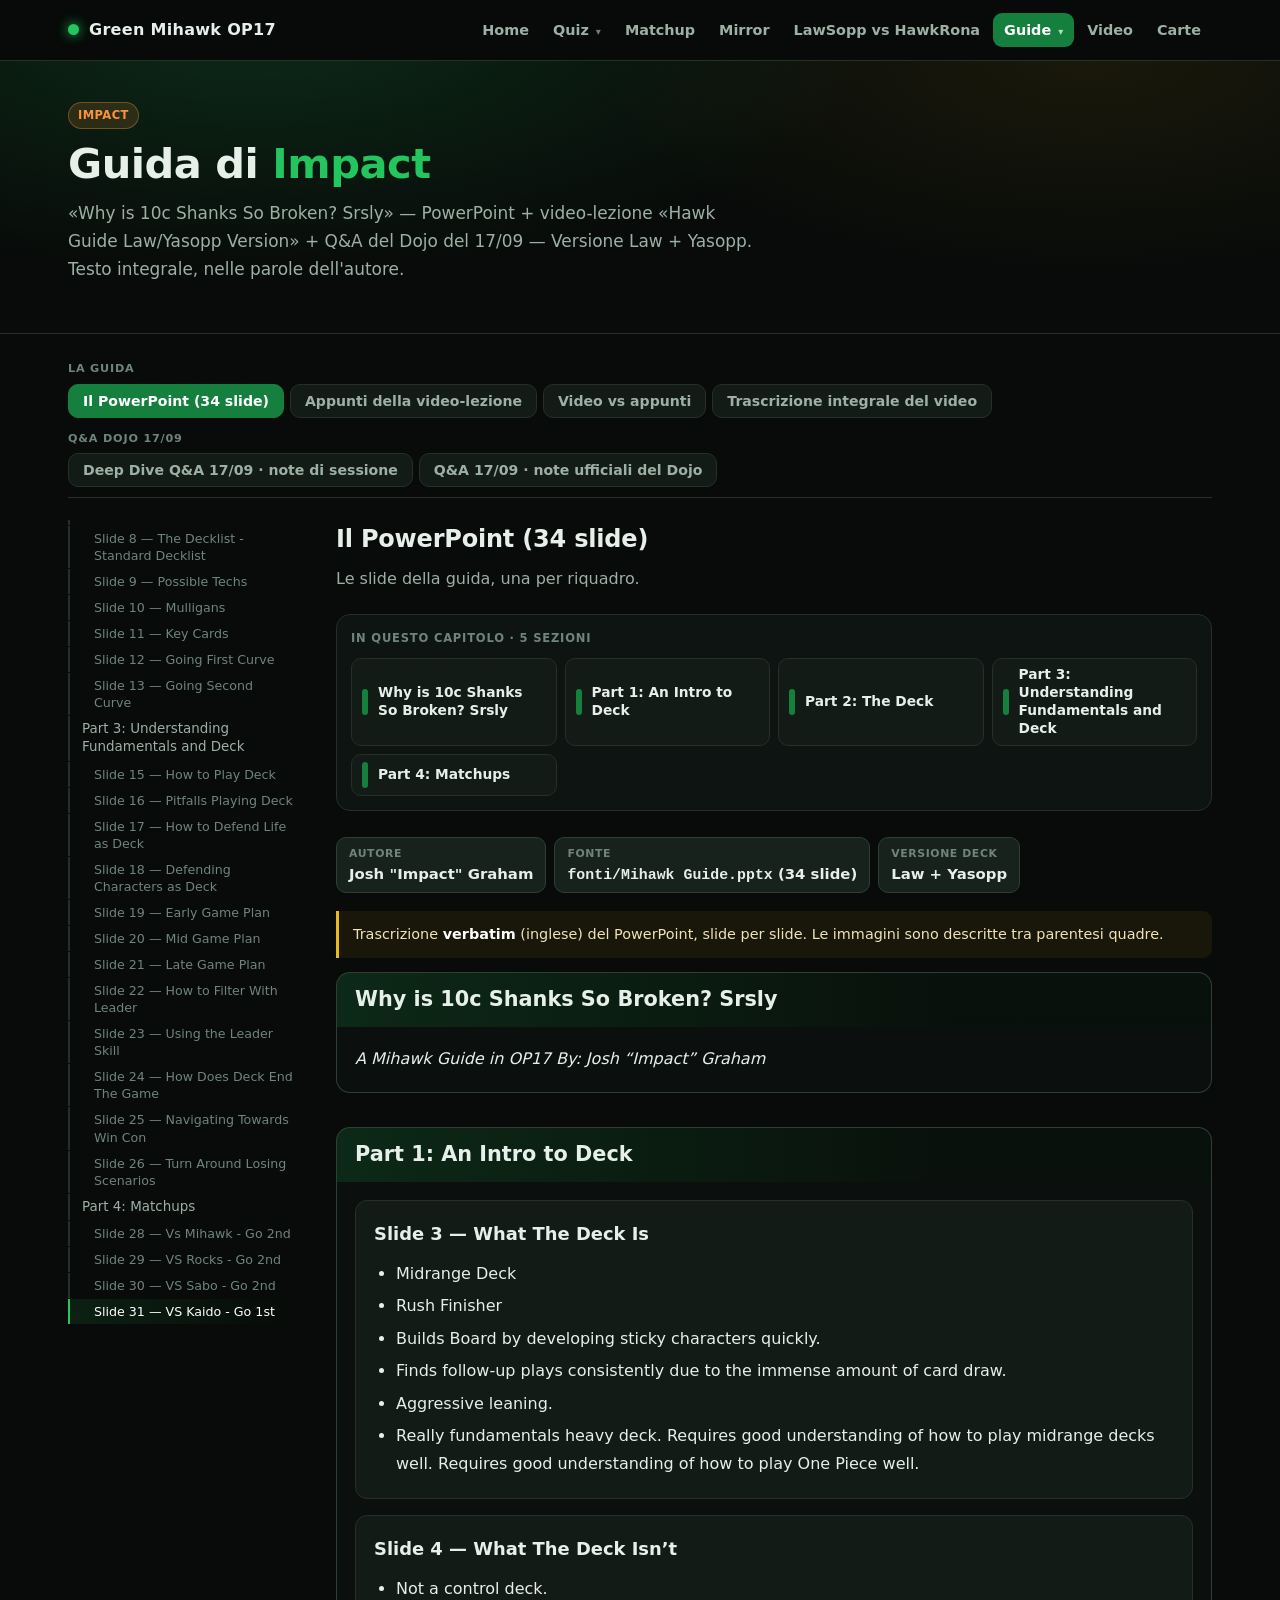
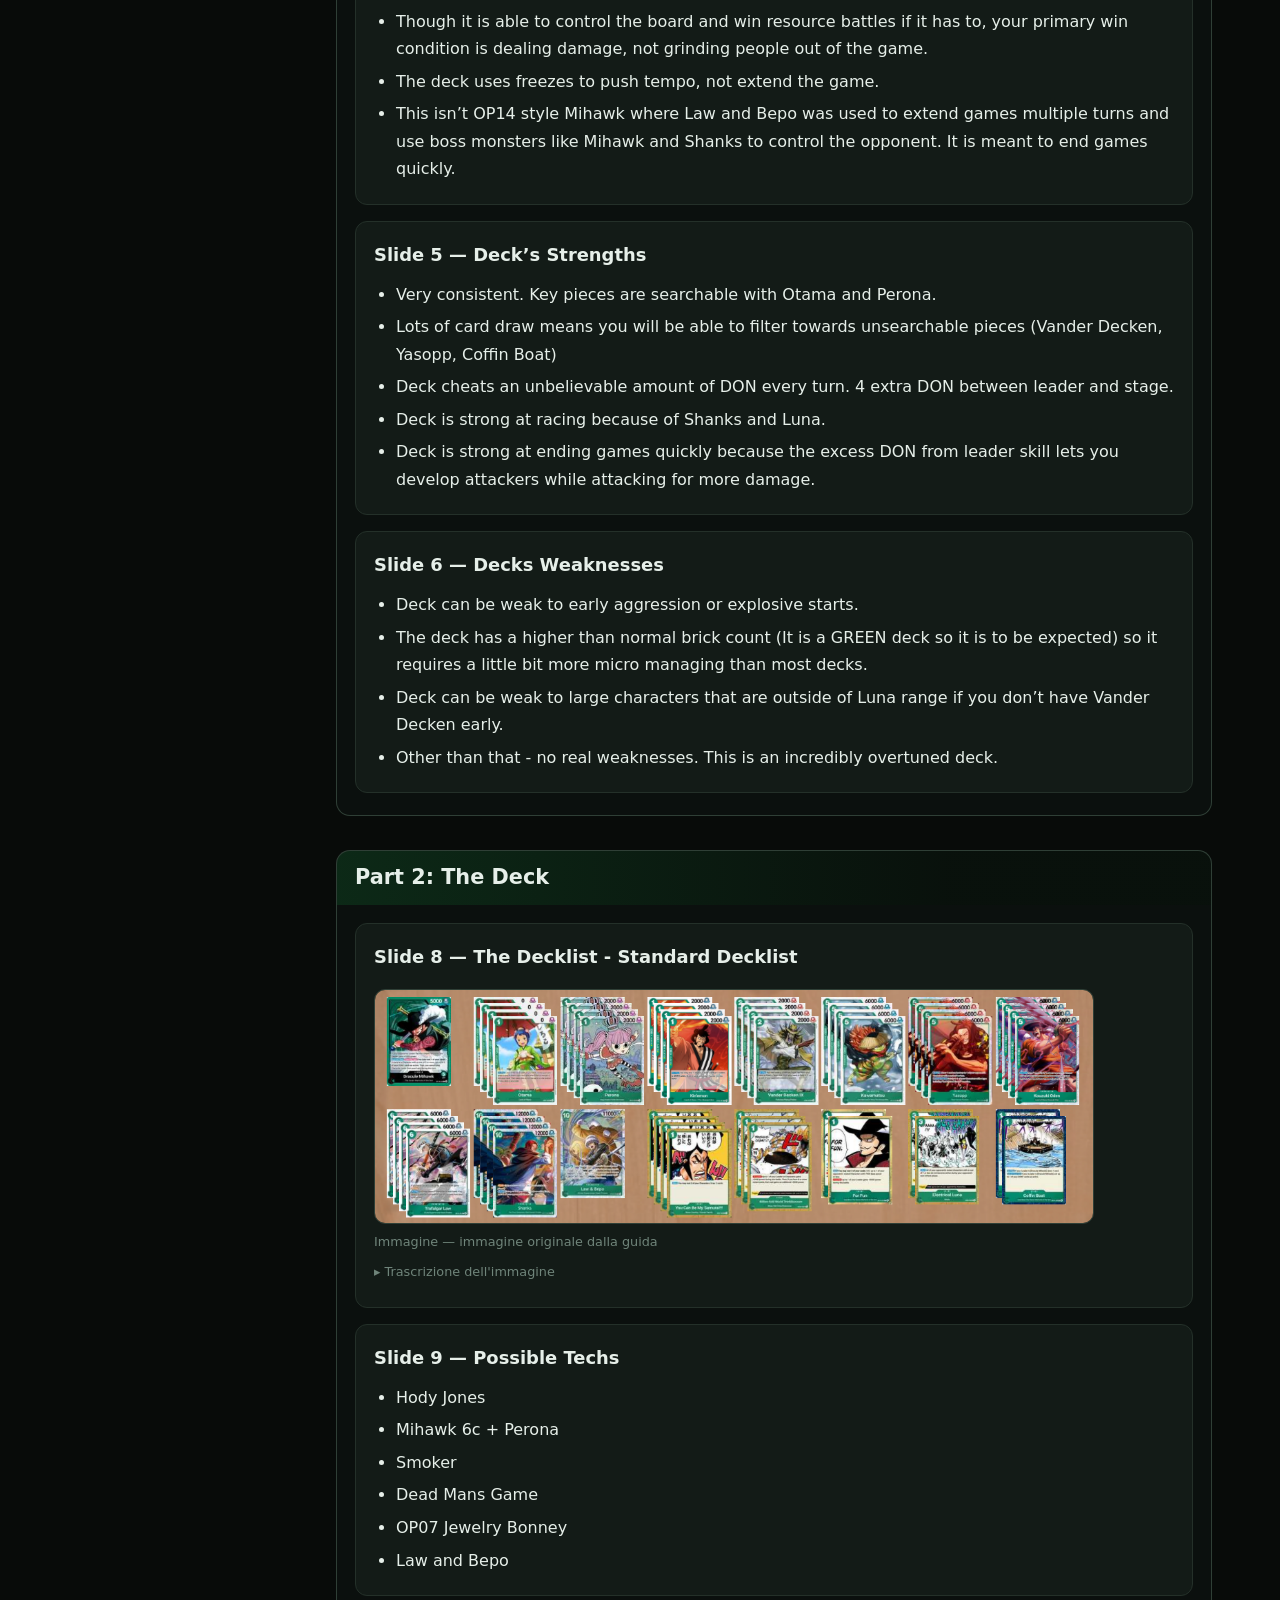
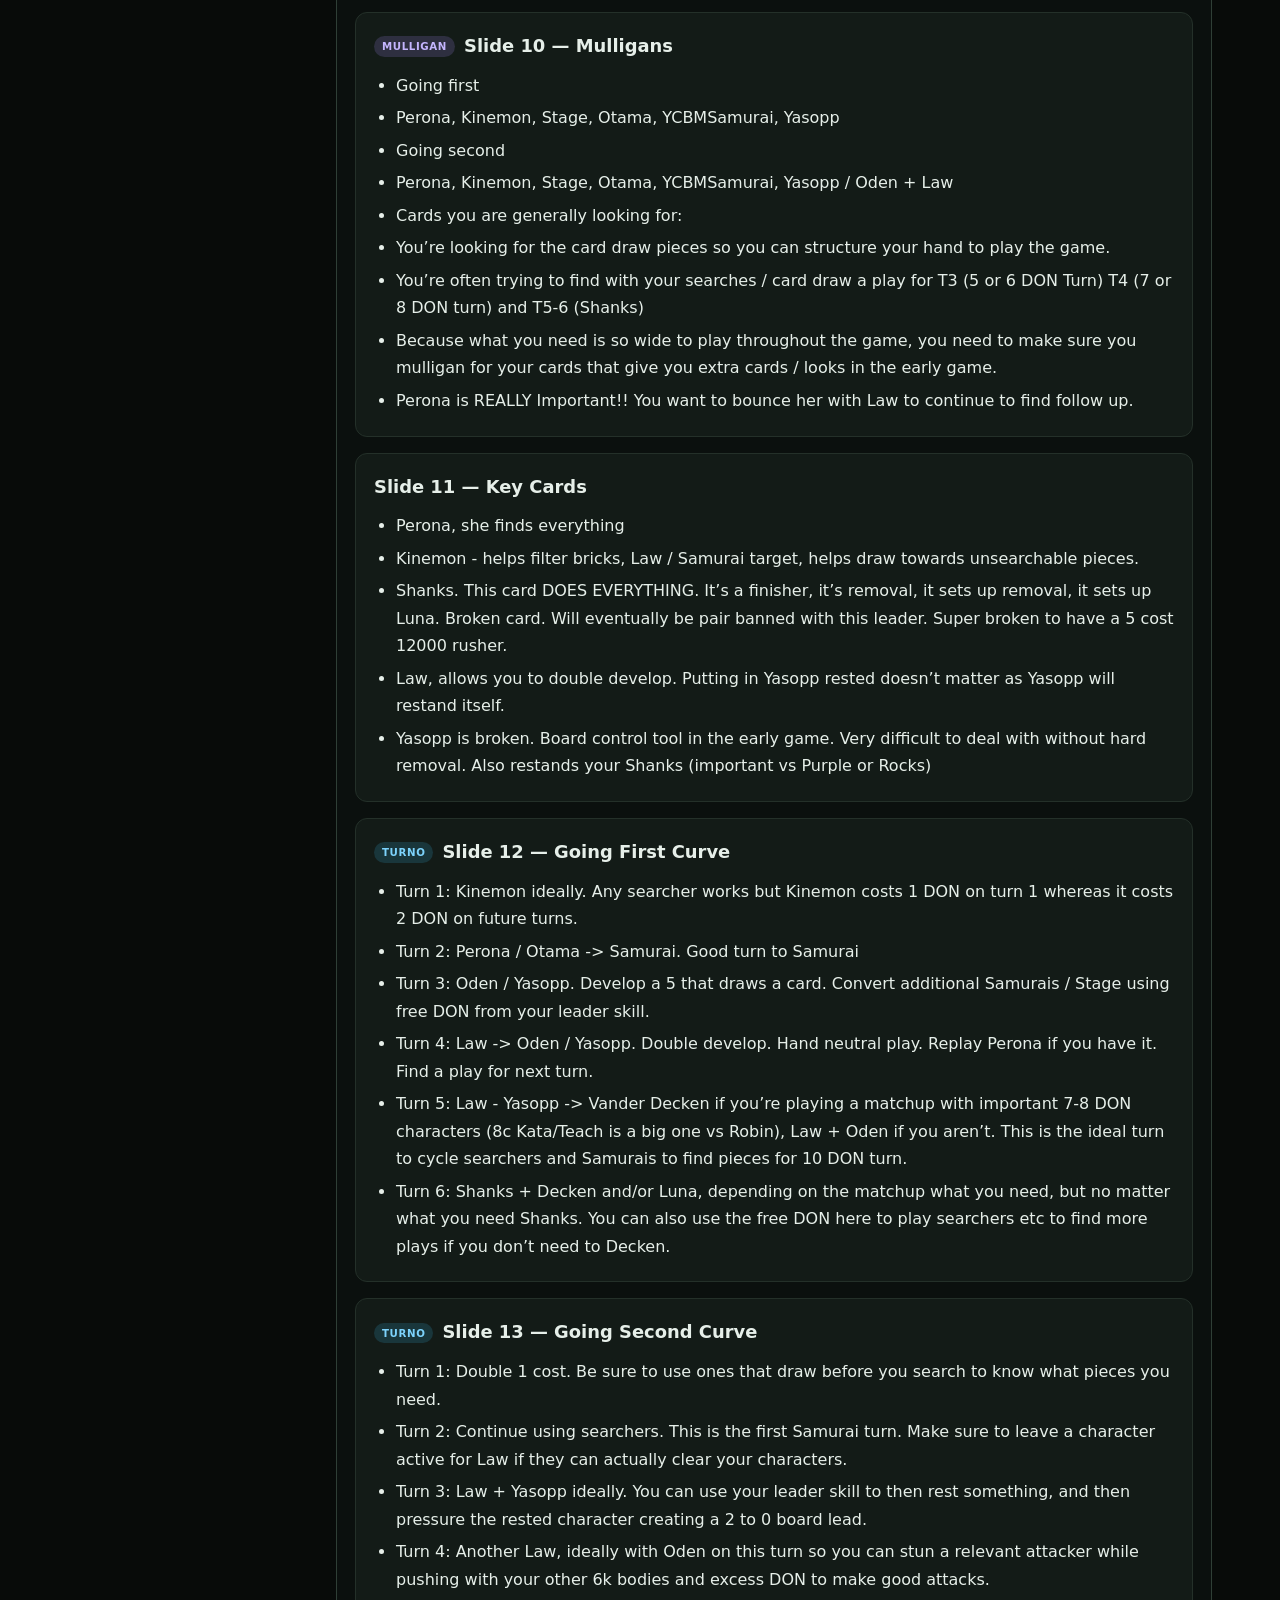
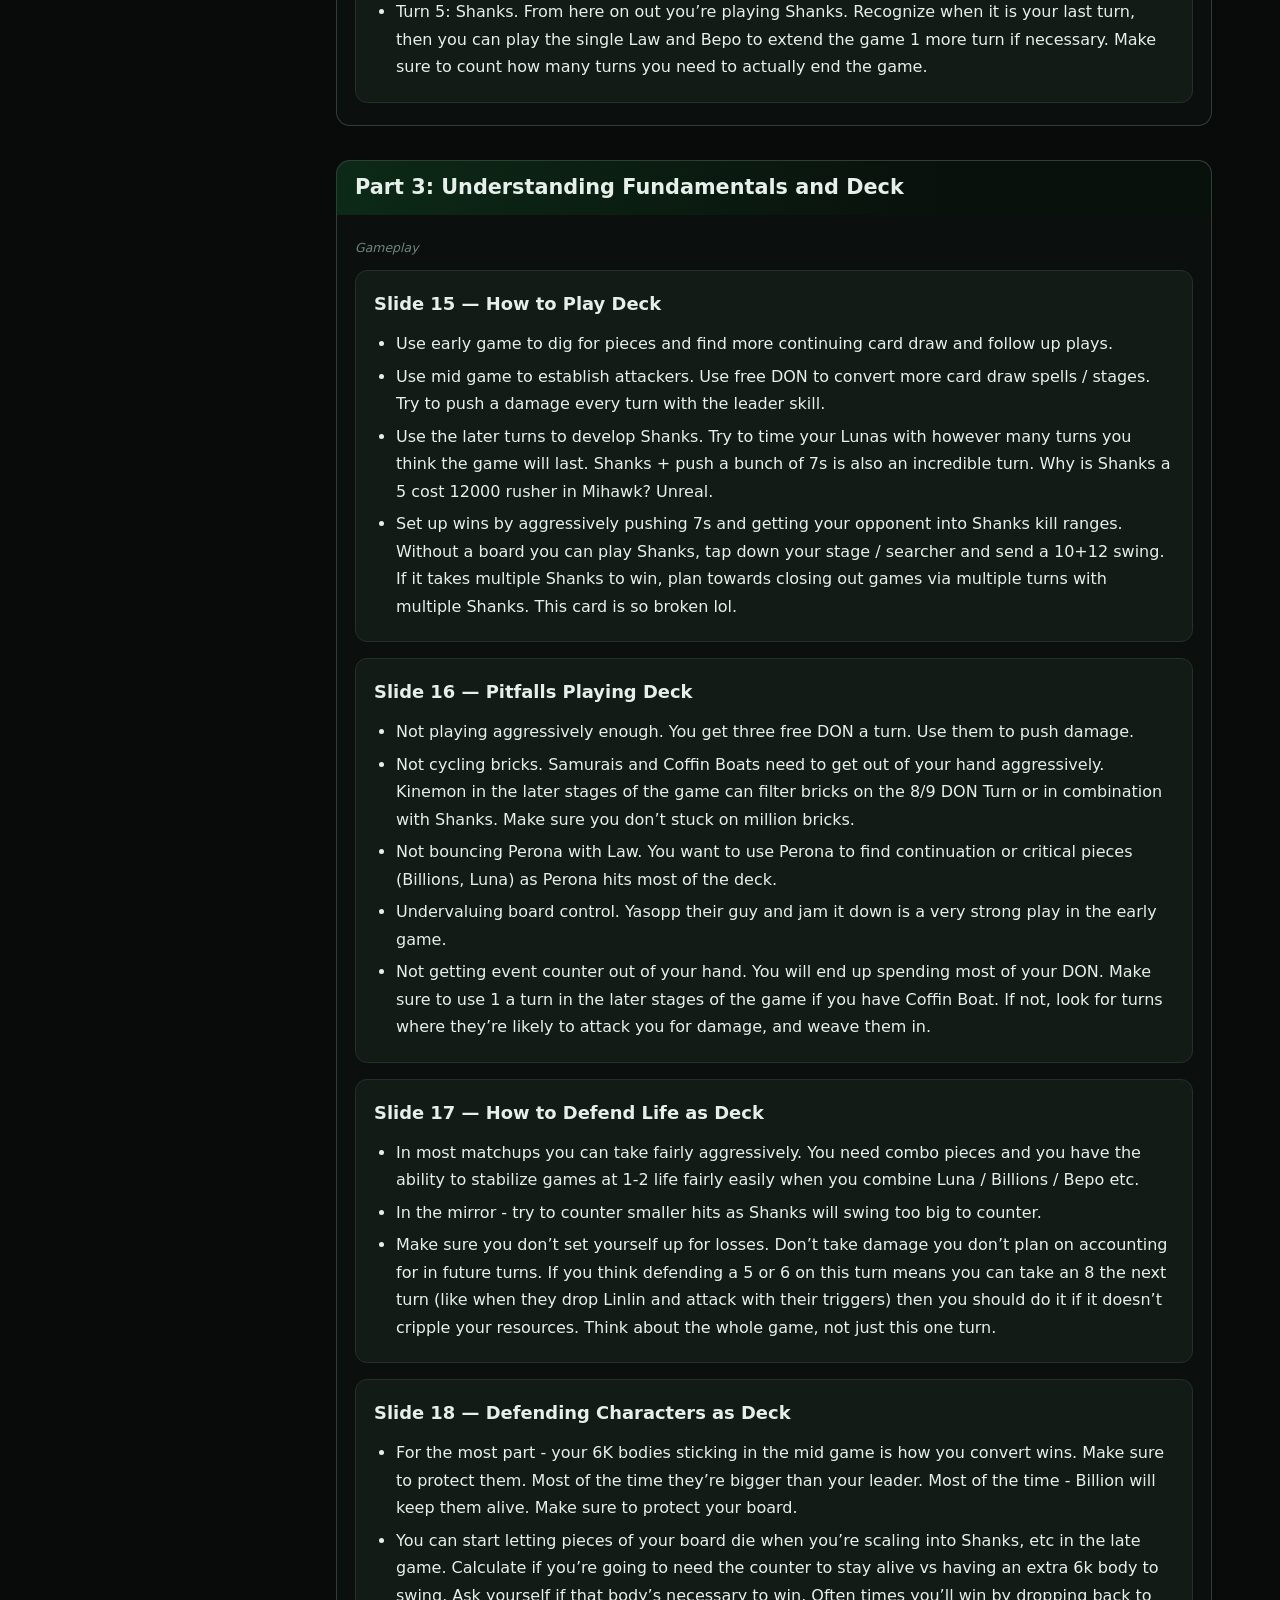
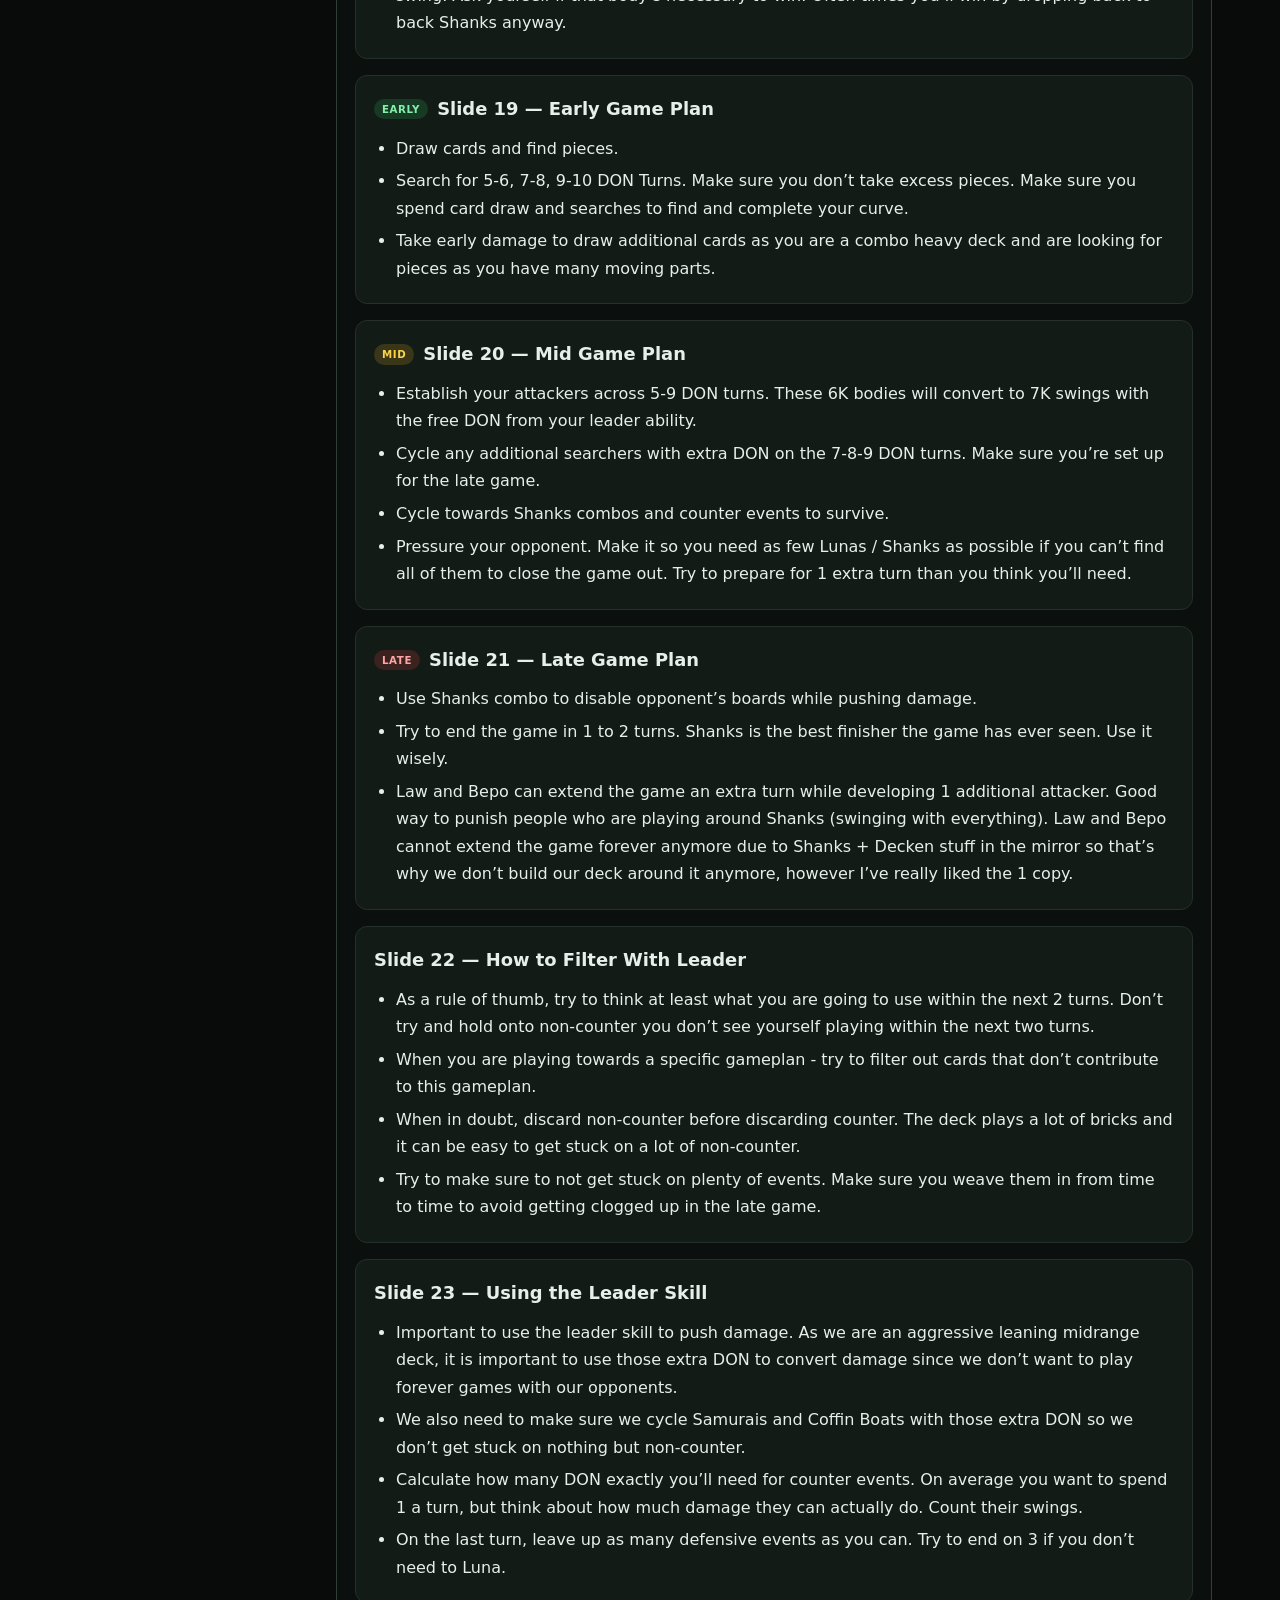
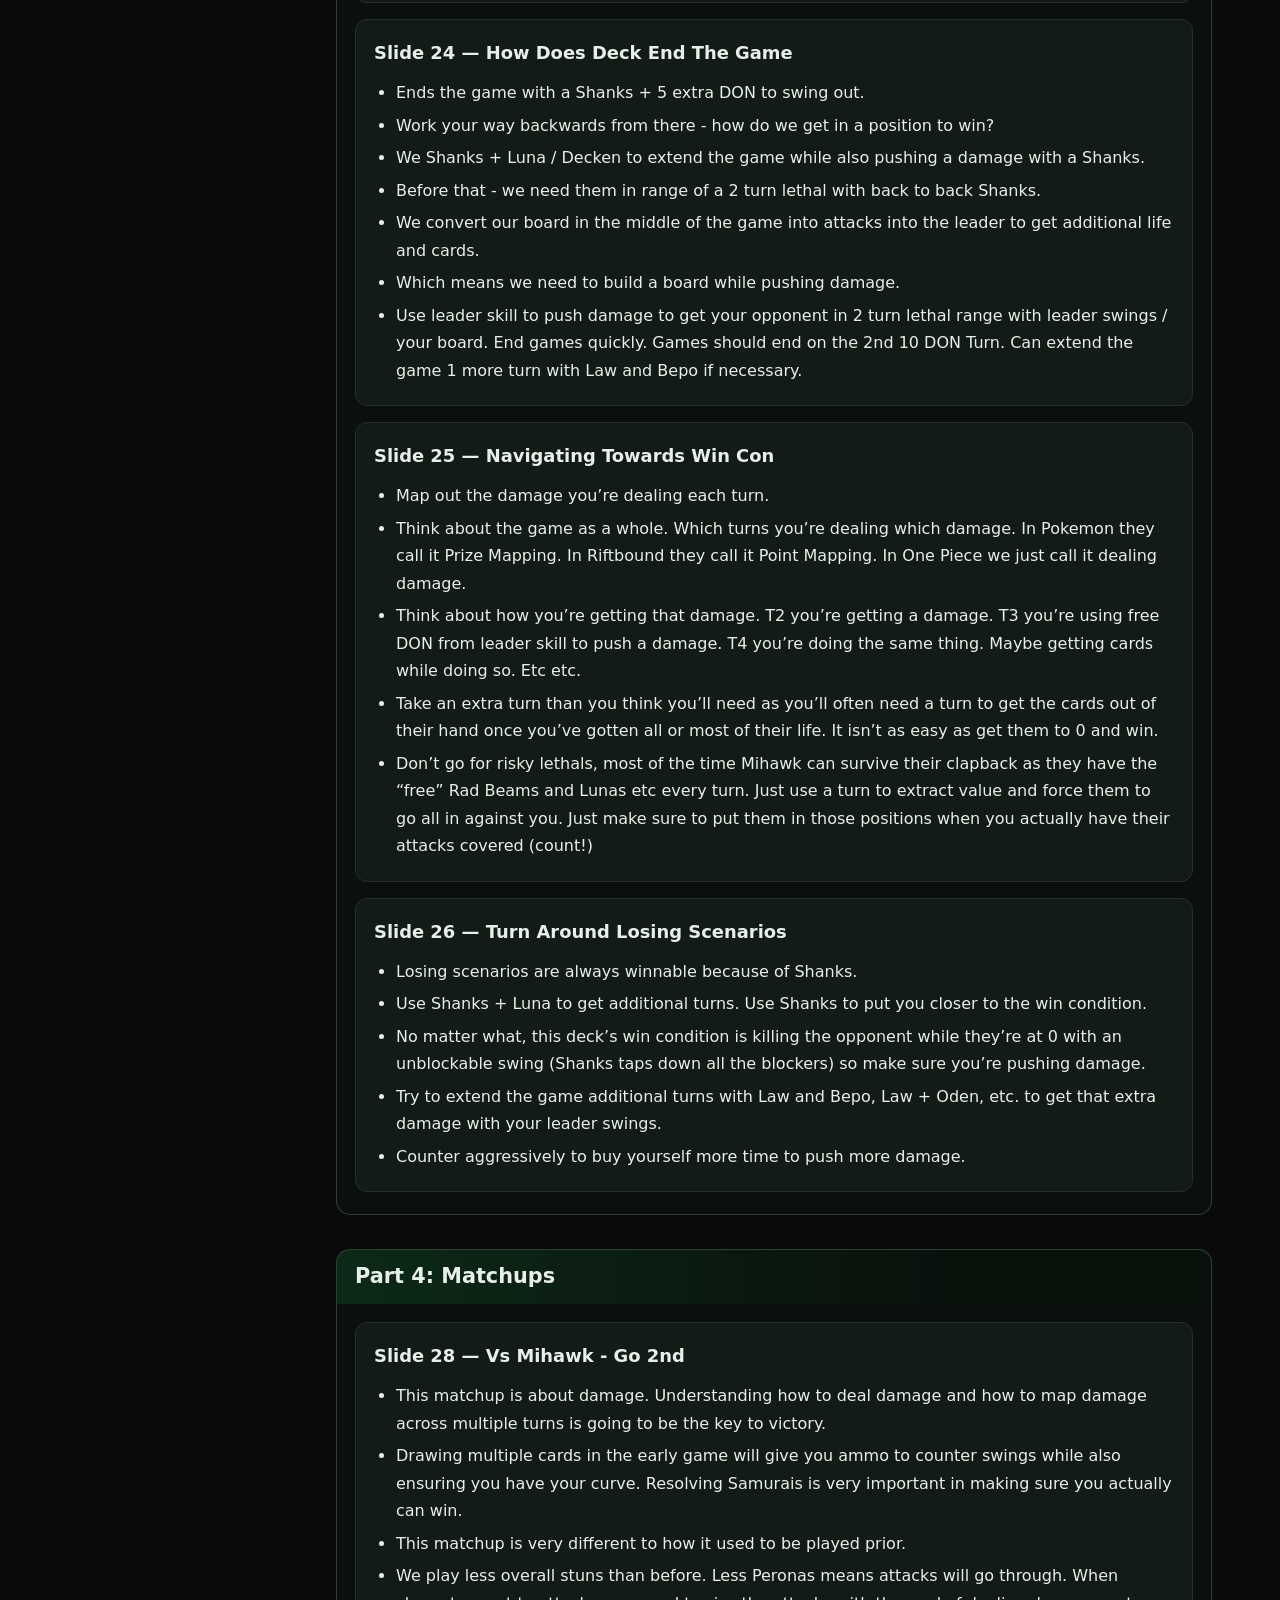
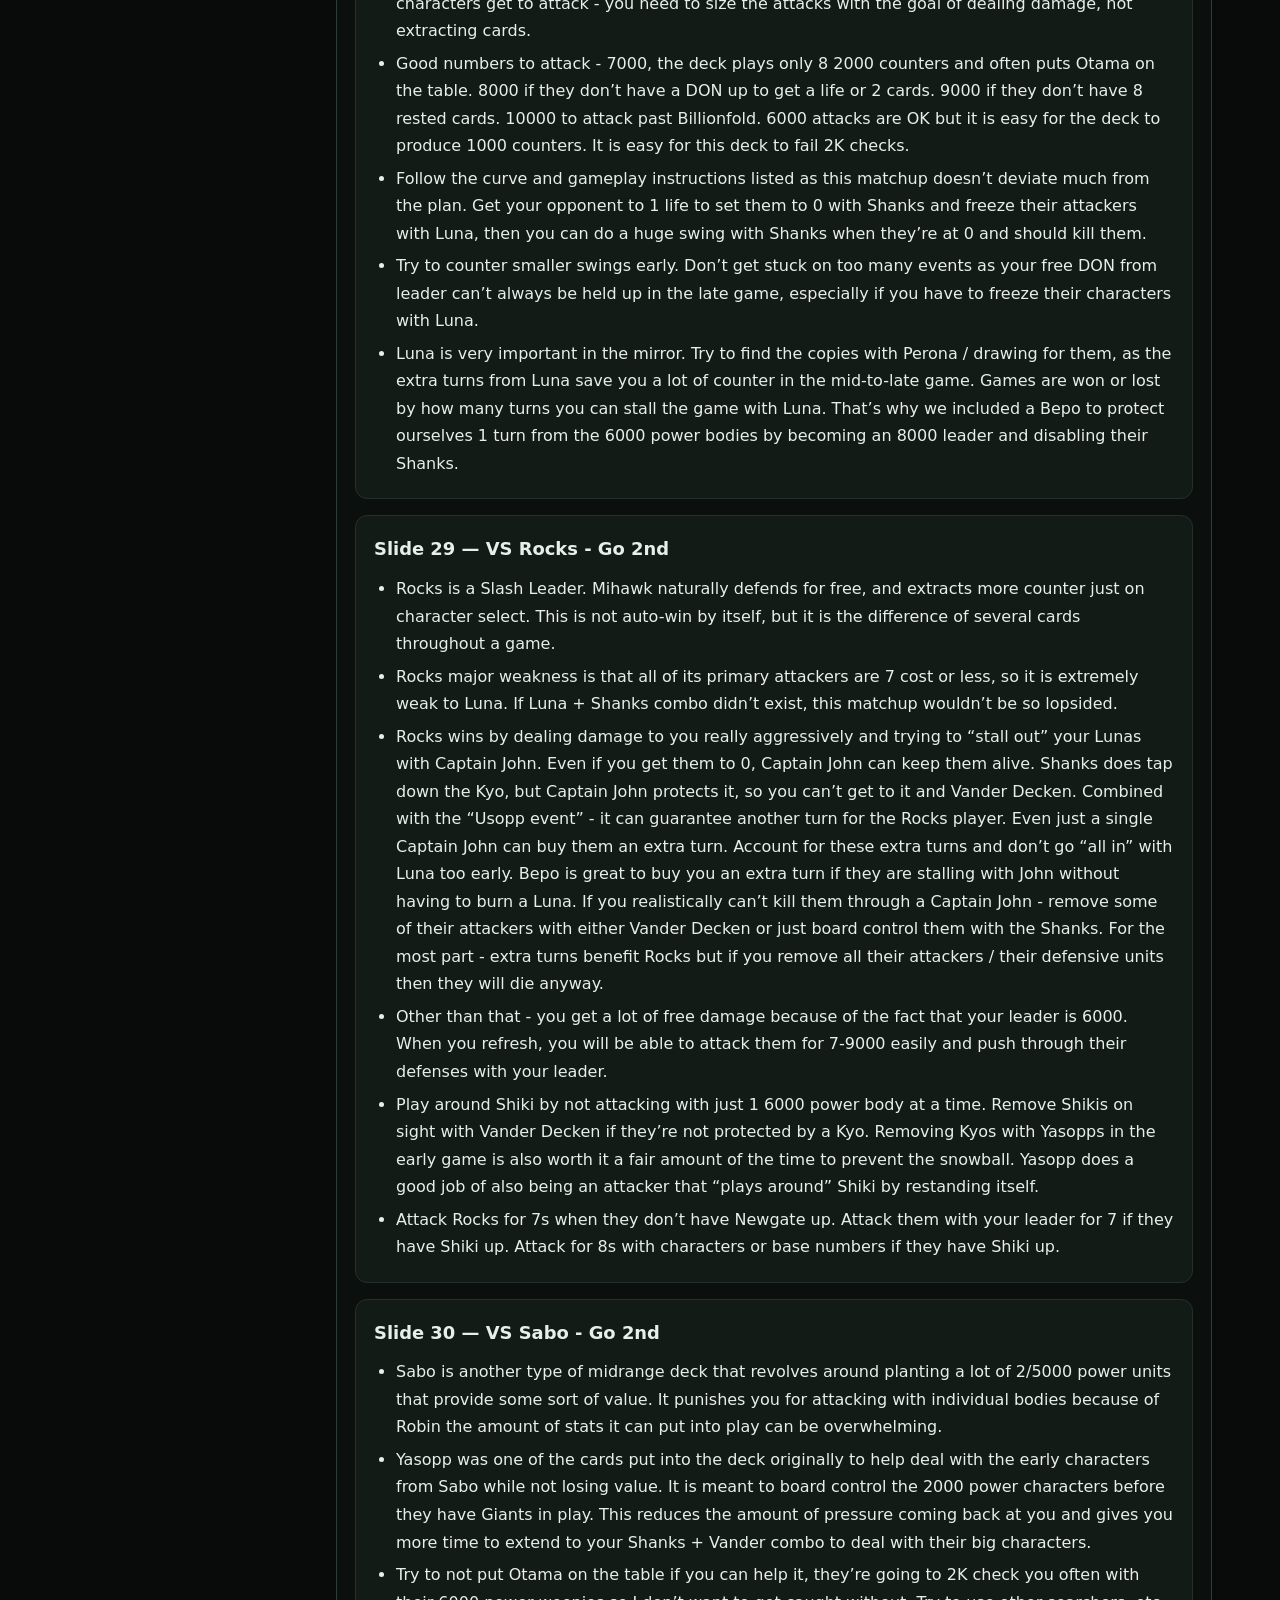
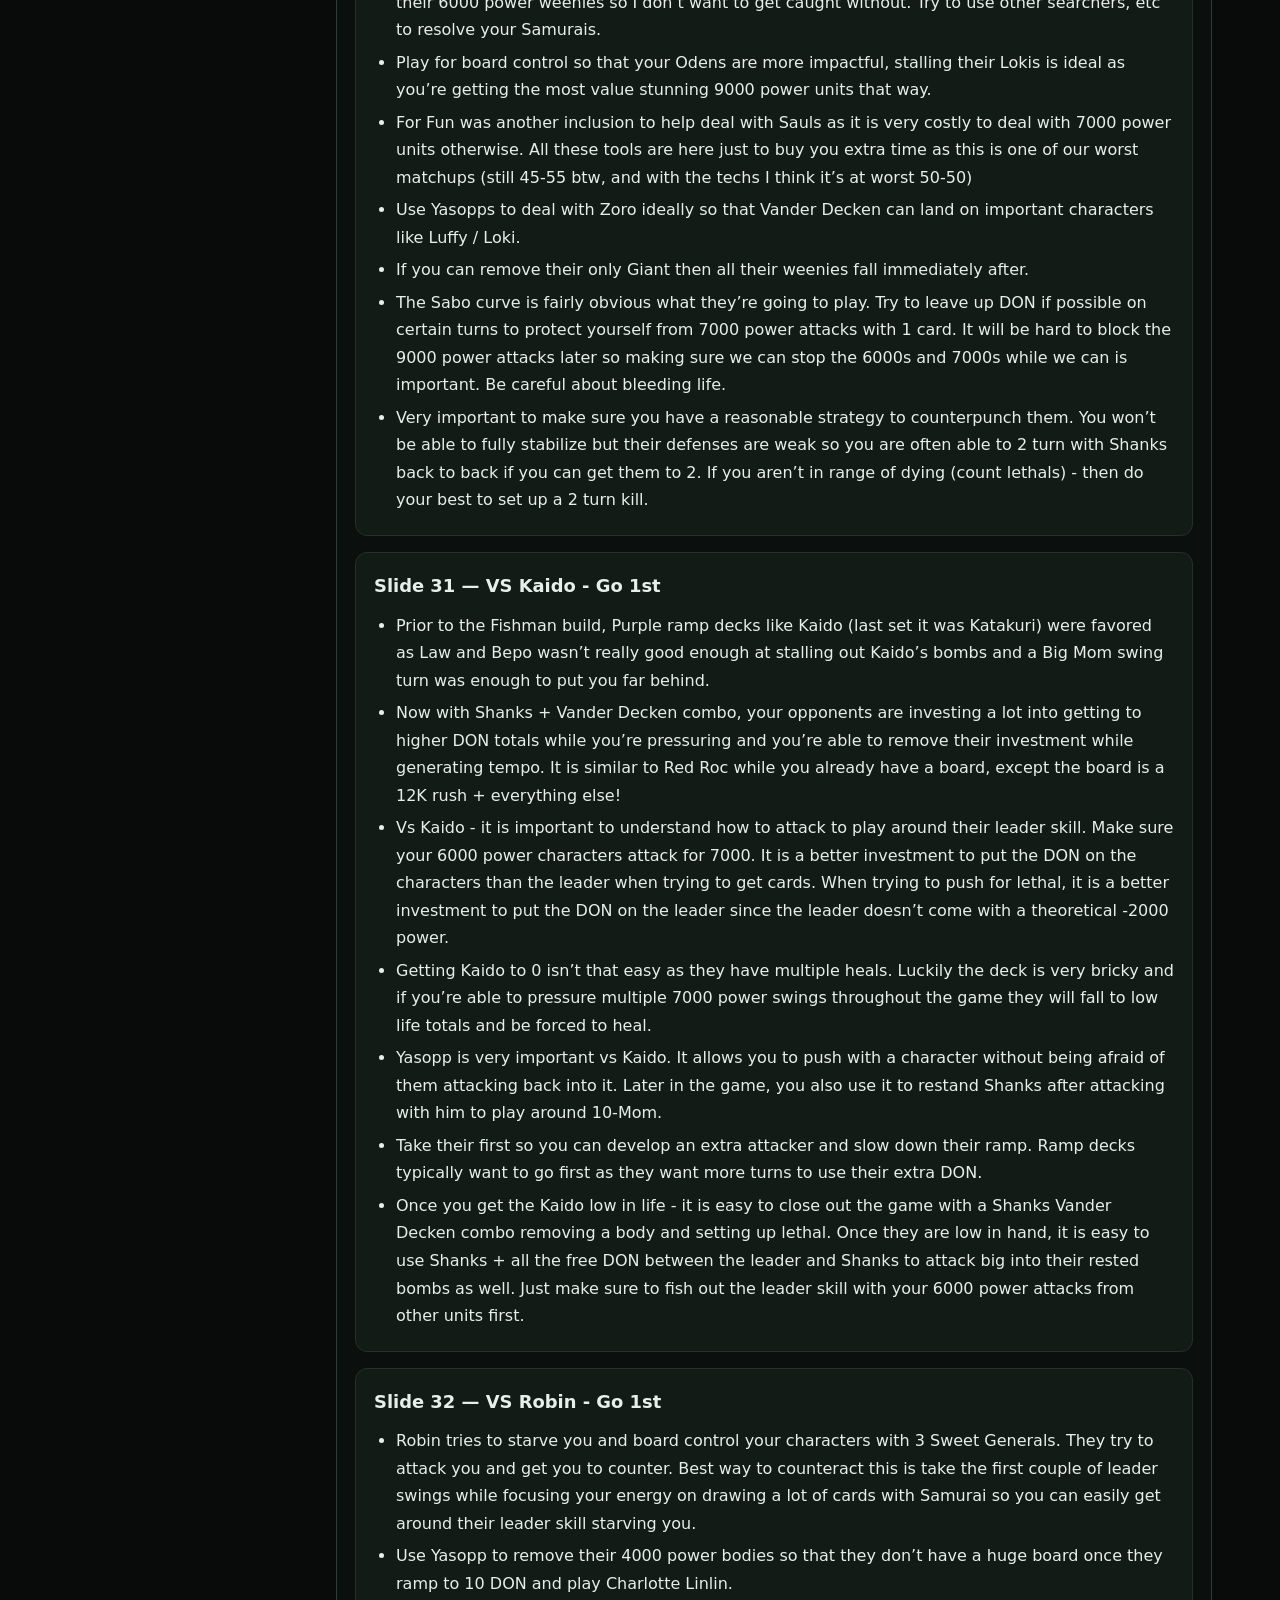
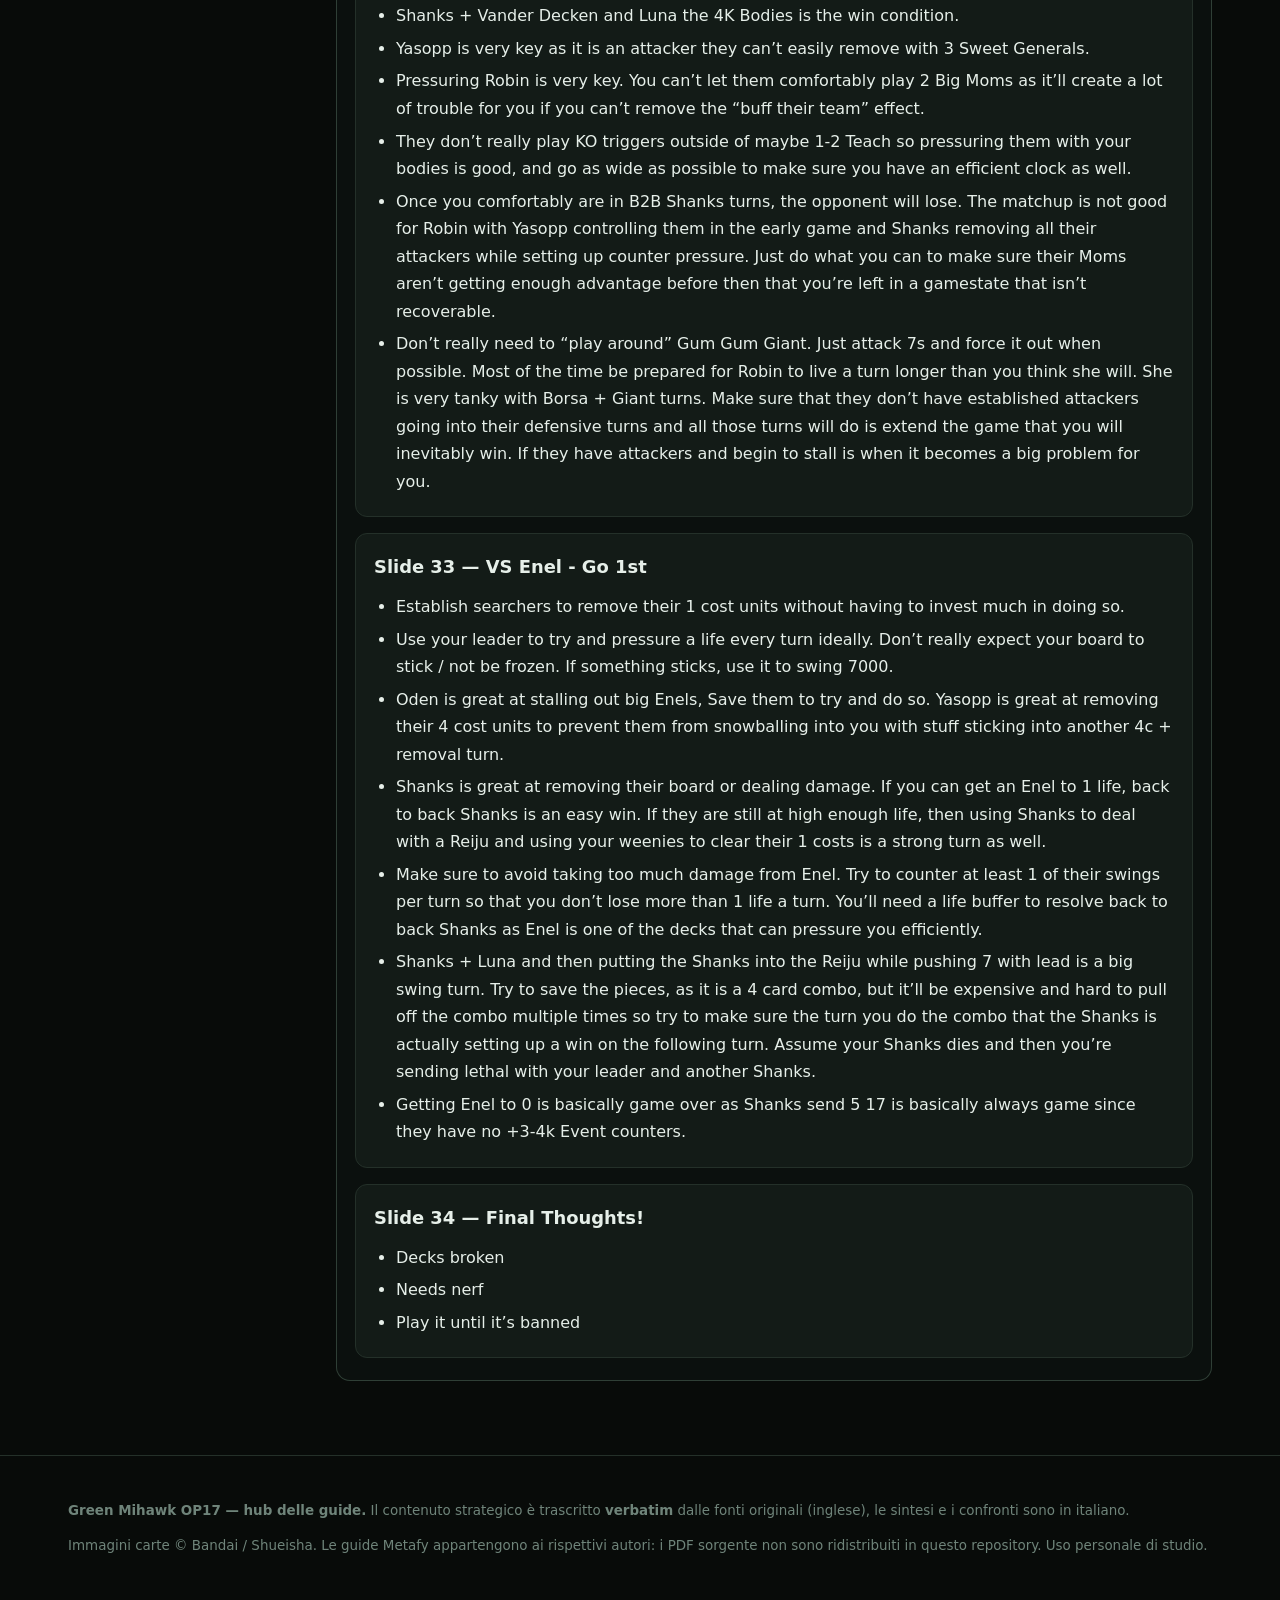
<file: guide/impact.html>
<!DOCTYPE html><html lang="it"><head>
<meta charset="utf-8"><meta name="viewport" content="width=device-width,initial-scale=1">
<title>Impact — Green Mihawk OP17</title>
<meta name="description" content="Guida Green Mihawk OP17 di Impact, trascrizione verbatim.">
<link rel="icon" href="data:image/svg+xml,<svg xmlns='http://www.w3.org/2000/svg' viewBox='0 0 100 100'><text y='.9em' font-size='90'>🗡️</text></svg>">
<link rel="stylesheet" href="../assets/style.css">
</head><body>
<header class="top"><div class="wrap topbar">
<div class="brand"><span class="dot"></span><a href="../index.html">Green Mihawk OP17</a></div>
<button class="navtoggle" type="button" aria-label="Apri il menu" aria-expanded="false"><span></span></button>
<nav class="main">
<a href="../index.html">Home</a>
<div class="dd"><button class="dd-b" type="button" aria-expanded="false">Quiz <i>▾</i></button><div class="dd-m">
 <a href="../quiz-deck.html"><b>Quale lista fa per te</b><span>11 domande, compresi i matchup che soffri tu</span></a>
 <a href="../quiz-player.html"><b>Che giocatore sei</b><span>A quale dei cinque autori somigli</span></a>
</div></div>
<a href="../matchup.html">Matchup</a>
<a href="../mirror.html">Mirror</a>
<a href="../confronto.html">LawSopp vs HawkRona</a>
<div class="dd"><button class="dd-b" type="button" aria-expanded="false">Guide <i>▾</i></button><div class="dd-m">
 <a href="../guide/raphterra.html"><b><i class="sw" style="background:var(--raph)"></i>Raphterra</b><span>La più sistematica · 6 capitoli</span></a>
 <a href="../guide/rondino.html"><b><i class="sw" style="background:var(--rond)"></i>Rondino</b><span>La matchups bible · masterclass 16/09</span></a>
 <a href="../guide/nebulus.html"><b><i class="sw" style="background:var(--neb)"></i>NebulusTCG</b><span>Tech, probabilità, mazzi gialli</span></a>
 <a href="../guide/impact.html"><b><i class="sw" style="background:var(--impact)"></i>Impact</b><span>Law + Yasopp · slide, video, Q&amp;A 17/09</span></a>
 <a href="../guide/samsans.html"><b><i class="sw" style="background:var(--sam)"></i>samsansOP</b><span>Mihawk 6c + Perona 5c · video</span></a>
 <a href="../guide/dojo.html"><b><i class="sw" style="background:var(--dojo)"></i>The Dojo</b><span>Sessioni: VOD review e ladder di Elijah</span></a>
</div></div>
<a href="../video.html">Video</a>
<a href="../carte.html">Carte</a>
</nav></div></header>
<div class="hero hero-s"><div class="wrap">
<span class="badge b-impact">Impact</span>
<h1 style="margin-top:12px">Guida di <em>Impact</em></h1>
<p class="sub">«Why is 10c Shanks So Broken? Srsly» — PowerPoint + video-lezione «Hawk Guide Law/Yasopp Version» + Q&amp;A del Dojo del 17/09 — Versione Law + Yasopp. Testo integrale, nelle parole dell'autore.</p>
</div></div>
<section class="gpage"><div class="wrap">
<div data-tabs="panes"><div class="tabs"><span class="tg">La guida</span><button data-tab="pptx">Il PowerPoint (34 slide)</button><button data-tab="note">Appunti della video-lezione</button><button data-tab="vs">Video vs appunti</button><button data-tab="trascr">Trascrizione integrale del video</button><span class="tg">Q&amp;A Dojo 17/09</span><button data-tab="qa1709">Deep Dive Q&amp;A 17/09 · note di sessione</button><button data-tab="qa1709dojo">Q&amp;A 17/09 · note ufficiali del Dojo</button></div></div>
<div class="glayout">
<aside class="gtoc"><button class="gtoc-b" type="button">Indice del capitolo <i>▾</i></button><nav id="gtoc"></nav></aside>
<div id="panes"><div class="tabpane" data-pane="pptx"><h2 class="sec pane-t">Il PowerPoint (34 slide)</h2><p class="lede">Le slide della guida, una per riquadro.</p><div class="cmap"><div class="cmap-h">In questo capitolo · 5 sezioni</div><div class="cmap-g"><a class="cm-t" href="#why-is-10c-shanks-so-broken-srsly" data-jump="why-is-10c-shanks-so-broken-srsly"><span class="cm-n"></span><span>Why is 10c Shanks So Broken? Srsly</span></a><a class="cm-t" href="#part-1-an-intro-to-deck" data-jump="part-1-an-intro-to-deck"><span class="cm-n"></span><span>Part 1: An Intro to Deck</span></a><a class="cm-t" href="#part-2-the-deck" data-jump="part-2-the-deck"><span class="cm-n"></span><span>Part 2: The Deck</span></a><a class="cm-t" href="#part-3-understanding-fundamentals-and-deck" data-jump="part-3-understanding-fundamentals-and-deck"><span class="cm-n"></span><span>Part 3: Understanding Fundamentals and Deck</span></a><a class="cm-t" href="#part-4-matchups" data-jump="part-4-matchups"><span class="cm-n"></span><span>Part 4: Matchups</span></a></div></div><div class="verb"><div class="facts"><div class="fact "><span class="fk">Autore</span><span class="fv">Josh "Impact" Graham</span></div><div class="fact "><span class="fk">Fonte</span><span class="fv"><code>fonti/Mihawk Guide.pptx</code> (34 slide)</span></div><div class="fact "><span class="fk">Versione deck</span><span class="fv">Law + Yasopp</span></div></div>
<div class="note">Trascrizione <strong>verbatim</strong> (inglese) del PowerPoint, slide per slide. Le immagini sono descritte tra parentesi quadre.</div>
<section class="gs"><div class="gs-h"><h2 id="why-is-10c-shanks-so-broken-srsly" data-t="Why is 10c Shanks So Broken? Srsly">Why is 10c Shanks So Broken? Srsly</h2></div><div class="gs-b">
<p><em>A Mihawk Guide in OP17</em> <em>By: Josh “Impact” Graham</em></p>
</div></section>
<section class="gs"><div class="gs-h"><h2 id="part-1-an-intro-to-deck" data-t="Part 1: An Intro to Deck">Part 1: An Intro to Deck</h2></div><div class="gs-b">
<div class="pan"><h3 id="slide-3-what-the-deck-is" data-t="Slide 3 — What The Deck Is">Slide 3 — What The Deck Is</h3>
<ul><li>Midrange Deck</li><li>Rush Finisher</li><li>Builds Board by developing sticky characters quickly.</li><li>Finds follow-up plays consistently due to the immense amount of card draw.</li><li>Aggressive leaning.</li><li>Really fundamentals heavy deck. Requires good understanding of how to play midrange decks well. Requires good understanding of how to play One Piece well.</li></ul>
</div>
<div class="pan"><h3 id="slide-4-what-the-deck-isnt" data-t="Slide 4 — What The Deck Isn’t">Slide 4 — What The Deck Isn’t</h3>
<ul><li>Not a control deck.</li><li>Though it is able to control the board and win resource battles if it has to, your primary win condition is dealing damage, not grinding people out of the game.</li><li>The deck uses freezes to push tempo, not extend the game.</li><li>This isn’t OP14 style Mihawk where Law and Bepo was used to extend games multiple turns and use boss monsters like Mihawk and Shanks to control the opponent. It is meant to end games quickly.</li></ul>
</div>
<div class="pan"><h3 id="slide-5-decks-strengths" data-t="Slide 5 — Deck’s Strengths">Slide 5 — Deck’s Strengths</h3>
<ul><li>Very consistent. Key pieces are searchable with Otama and Perona.</li><li>Lots of card draw means you will be able to filter towards unsearchable pieces (Vander Decken, Yasopp, Coffin Boat)</li><li>Deck cheats an unbelievable amount of DON every turn. 4 extra DON between leader and stage.</li><li>Deck is strong at racing because of Shanks and Luna.</li><li>Deck is strong at ending games quickly because the excess DON from leader skill lets you develop attackers while attacking for more damage.</li></ul>
</div>
<div class="pan"><h3 id="slide-6-decks-weaknesses" data-t="Slide 6 — Decks Weaknesses">Slide 6 — Decks Weaknesses</h3>
<ul><li>Deck can be weak to early aggression or explosive starts.</li><li>The deck has a higher than normal brick count (It is a GREEN deck so it is to be expected) so it requires a little bit more micro managing than most decks.</li><li>Deck can be weak to large characters that are outside of Luna range if you don’t have Vander Decken early.</li><li>Other than that - no real weaknesses. This is an incredibly overtuned deck.</li></ul>
</div>
</div></section>
<section class="gs"><div class="gs-h"><h2 id="part-2-the-deck" data-t="Part 2: The Deck">Part 2: The Deck</h2></div><div class="gs-b">
<div class="pan"><h3 id="slide-8-the-decklist-standard-decklist" data-t="Slide 8 — The Decklist - Standard Decklist">Slide 8 — The Decklist - Standard Decklist</h3>
<figure class="gfig"><a href="../img/decklist-impact-law-yasopp.png" target="_blank" rel="noopener"><img src="../img/decklist-impact-law-yasopp.png" alt="Immagine — immagine originale dalla guida" loading="lazy"></a><figcaption>Immagine — immagine originale dalla guida</figcaption></figure><details class="imgdesc"><summary>Trascrizione dell'immagine</summary><div class="board"><b>Immagine</b>decklist standard — vedi <code>img/decklist-impact-law-yasopp.png</code>. Carte e copie: Leader Dracule Mihawk OP14-020; 4 Otama OP07-022; 4 Perona OP12-034; 4 Kin'emon ST32-001; 4 Vander Decken IX OP06-033; 4 Kawamatsu OP12-023; 4 Yasopp OP17-031; 4 Kouzuki Oden ST32-002; 4 Trafalgar Law OP13-031; 4 Shanks OP17-022; 1 Law &amp; Bepo ST24-004; 4 You Can Be My Samurai!! OP01-055; 3 The Billion-fold World Trichiliocosm OP06-038; 2 For Fun OP14-037; 2 Electrical Luna OP08-036; 2 Coffin Boat OP14-039 — totale 50</div></details>
</div>
<div class="pan"><h3 id="slide-9-possible-techs" data-t="Slide 9 — Possible Techs">Slide 9 — Possible Techs</h3>
<ul><li>Hody Jones</li><li>Mihawk 6c + Perona</li><li>Smoker</li><li>Dead Mans Game</li><li>OP07 Jewelry Bonney</li><li>Law and Bepo</li></ul>
</div>
<div class="pan"><h3 id="slide-10-mulligans" data-t="Slide 10 — Mulligans"><span class="phase ph-mull">Mulligan</span>Slide 10 — Mulligans</h3>
<ul><li>Going first</li><li>Perona, Kinemon, Stage, Otama, YCBMSamurai, Yasopp</li><li>Going second</li><li>Perona, Kinemon, Stage, Otama, YCBMSamurai, Yasopp / Oden + Law</li><li>Cards you are generally looking for:</li><li>You’re looking for the card draw pieces so you can structure your hand to play the game.</li><li>You’re often trying to find with your searches / card draw a play for T3 (5 or 6 DON Turn) T4 (7 or 8 DON turn) and T5-6 (Shanks)</li><li>Because what you need is so wide to play throughout the game, you need to make sure you mulligan for your cards that give you extra cards / looks in the early game.</li><li>Perona is REALLY Important!! You want to bounce her with Law to continue to find follow up.</li></ul>
</div>
<div class="pan"><h3 id="slide-11-key-cards" data-t="Slide 11 — Key Cards">Slide 11 — Key Cards</h3>
<ul><li>Perona, she finds everything</li><li>Kinemon - helps filter bricks, Law / Samurai target, helps draw towards unsearchable pieces.</li><li>Shanks. This card DOES EVERYTHING. It’s a finisher, it’s removal, it sets up removal, it sets up Luna. Broken card. Will eventually be pair banned with this leader. Super broken to have a 5 cost 12000 rusher.</li><li>Law, allows you to double develop. Putting in Yasopp rested doesn’t matter as Yasopp will restand itself.</li><li>Yasopp is broken. Board control tool in the early game. Very difficult to deal with without hard removal. Also restands your Shanks (important vs Purple or Rocks)</li></ul>
</div>
<div class="pan"><h3 id="slide-12-going-first-curve" data-t="Slide 12 — Going First Curve"><span class="phase ph-turn">Turno</span>Slide 12 — Going First Curve</h3>
<ul><li>Turn 1: Kinemon ideally. Any searcher works but Kinemon costs 1 DON on turn 1 whereas it costs 2 DON on future turns.</li><li>Turn 2:  Perona / Otama -&gt; Samurai. Good turn to Samurai</li><li>Turn 3: Oden / Yasopp. Develop a 5 that draws a card. Convert additional Samurais / Stage using free DON from your leader skill.</li><li>Turn 4: Law -&gt; Oden / Yasopp. Double develop. Hand neutral play. Replay Perona if you have it. Find a play for next turn.</li><li>Turn 5: Law - Yasopp -&gt; Vander Decken if you’re playing a matchup with important 7-8 DON characters (8c Kata/Teach is a big one vs Robin), Law + Oden if you aren’t. This is the ideal turn to cycle searchers and Samurais to find pieces for 10 DON turn.</li><li>Turn 6: Shanks + Decken and/or Luna, depending on the matchup what you need, but no matter what you need Shanks. You can also use the free DON here to play searchers etc to find more plays if you don’t need to Decken.</li></ul>
</div>
<div class="pan"><h3 id="slide-13-going-second-curve" data-t="Slide 13 — Going Second Curve"><span class="phase ph-turn">Turno</span>Slide 13 — Going Second Curve</h3>
<ul><li>Turn 1: Double 1 cost. Be sure to use ones that draw before you search to know what pieces you need.</li><li>Turn 2: Continue using searchers. This is the first Samurai turn. Make sure to leave a character active for Law if they can actually clear your characters.</li><li>Turn 3:  Law + Yasopp ideally. You can use your leader skill to then rest something, and then pressure the rested character creating a 2 to 0 board lead.</li><li>Turn 4: Another Law, ideally with Oden on this turn so you can stun a relevant attacker while pushing with your other 6k bodies and excess DON to make good attacks.</li><li>Turn 5: Shanks. From here on out you’re playing Shanks. Recognize when it is your last turn, then you can play the single Law and Bepo to extend the game 1 more turn if necessary. Make sure to count how many turns you need to actually end the game.</li></ul>
</div>
</div></section>
<section class="gs"><div class="gs-h"><h2 id="part-3-understanding-fundamentals-and-deck" data-t="Part 3: Understanding Fundamentals and Deck">Part 3: Understanding Fundamentals and Deck</h2></div><div class="gs-b">
<div class="crumb"><em>Gameplay</em></div>
<div class="pan"><h3 id="slide-15-how-to-play-deck" data-t="Slide 15 — How to Play Deck">Slide 15 — How to Play Deck</h3>
<ul><li>Use early game to dig for pieces and find more continuing card draw and follow up plays.</li><li>Use mid game to establish attackers. Use free DON to convert more card draw spells / stages. Try to push a damage every turn with the leader skill.</li><li>Use the later turns to develop Shanks. Try to time your Lunas with however many turns you think the game will last. Shanks + push a bunch of 7s is also an incredible turn. Why is Shanks a 5 cost 12000 rusher in Mihawk? Unreal.</li><li>Set up wins by aggressively pushing 7s and getting your opponent into Shanks kill ranges. Without a board you can play Shanks, tap down your stage / searcher and send a 10+12 swing. If it takes multiple Shanks to win, plan towards closing out games via multiple turns with multiple Shanks. This card is so broken lol.</li></ul>
</div>
<div class="pan"><h3 id="slide-16-pitfalls-playing-deck" data-t="Slide 16 — Pitfalls Playing Deck">Slide 16 — Pitfalls Playing Deck</h3>
<ul><li>Not playing aggressively enough. You get three free DON a turn. Use them to push damage.</li><li>Not cycling bricks. Samurais and Coffin Boats need to get out of your hand aggressively. Kinemon in the later stages of the game can filter bricks on the 8/9 DON Turn or in combination with Shanks. Make sure you don’t stuck on million bricks.</li><li>Not bouncing Perona with Law. You want to use Perona to find continuation or critical pieces (Billions, Luna) as Perona hits most of the deck.</li><li>Undervaluing board control. Yasopp their guy and jam it down is a very strong play in the early game.</li><li>Not getting event counter out of your hand. You will end up spending most of your DON. Make sure to use 1 a turn in the later stages of the game if you have Coffin Boat. If not, look for turns where they’re likely to attack you for damage, and weave them in.</li></ul>
</div>
<div class="pan"><h3 id="slide-17-how-to-defend-life-as-deck" data-t="Slide 17 — How to Defend Life as Deck">Slide 17 — How to Defend Life as Deck</h3>
<ul><li>In most matchups you can take fairly aggressively. You need combo pieces and you have the ability to stabilize games at 1-2 life fairly easily when you combine Luna / Billions / Bepo etc.</li><li>In the mirror - try to counter smaller hits as Shanks will swing too big to counter.</li><li>Make sure you don’t set yourself up for losses. Don’t take damage you don’t plan on accounting for in future turns. If you think defending a 5 or 6 on this turn means you can take an 8 the next turn (like when they drop Linlin and attack with their triggers) then you should do it if it doesn’t cripple your resources. Think about the whole game, not just this one turn.</li></ul>
</div>
<div class="pan"><h3 id="slide-18-defending-characters-as-deck" data-t="Slide 18 — Defending Characters as Deck">Slide 18 — Defending Characters as Deck</h3>
<ul><li>For the most part - your 6K bodies sticking in the mid game is how you convert wins. Make sure to protect them. Most of the time they’re bigger than your leader. Most of the time - Billion will keep them alive. Make sure to protect your board.</li><li>You can start letting pieces of your board die when you’re scaling into Shanks, etc in the late game. Calculate if you’re going to need the counter to stay alive vs having an extra 6k body to swing. Ask yourself if that body’s necessary to win. Often times you’ll win by dropping back to back Shanks anyway.</li></ul>
</div>
<div class="pan"><h3 id="slide-19-early-game-plan" data-t="Slide 19 — Early Game Plan"><span class="phase ph-early">Early</span>Slide 19 — Early Game Plan</h3>
<ul><li>Draw cards and find pieces.</li><li>Search for 5-6, 7-8, 9-10 DON Turns. Make sure you don’t take excess pieces. Make sure you spend card draw and searches to find and complete your curve.</li><li>Take early damage to draw additional cards as you are a combo heavy deck and are looking for pieces as you have many moving parts.</li></ul>
</div>
<div class="pan"><h3 id="slide-20-mid-game-plan" data-t="Slide 20 — Mid Game Plan"><span class="phase ph-mid">Mid</span>Slide 20 — Mid Game Plan</h3>
<ul><li>Establish your attackers across 5-9 DON turns. These 6K bodies will convert to 7K swings with the free DON from your leader ability.</li><li>Cycle any additional searchers with extra DON on the 7-8-9 DON turns. Make sure you’re set up for the late game.</li><li>Cycle towards Shanks combos and counter events to survive.</li><li>Pressure your opponent. Make it so you need as few Lunas / Shanks as possible if you can’t find all of them to close the game out. Try to prepare for 1 extra turn than you think you’ll need.</li></ul>
</div>
<div class="pan"><h3 id="slide-21-late-game-plan" data-t="Slide 21 — Late Game Plan"><span class="phase ph-late">Late</span>Slide 21 — Late Game Plan</h3>
<ul><li>Use Shanks combo to disable opponent’s boards while pushing damage.</li><li>Try to end the game in 1 to 2 turns. Shanks is the best finisher the game has ever seen. Use it wisely.</li><li>Law and Bepo can extend the game an extra turn while developing 1 additional attacker. Good way to punish people who are playing around Shanks (swinging with everything). Law and Bepo cannot extend the game forever anymore due to Shanks + Decken stuff in the mirror so that’s why we don’t build our deck around it anymore, however I’ve really liked the 1 copy.</li></ul>
</div>
<div class="pan"><h3 id="slide-22-how-to-filter-with-leader" data-t="Slide 22 — How to Filter With Leader">Slide 22 — How to Filter With Leader</h3>
<ul><li>As a rule of thumb, try to think at least what you are going to use within the next 2 turns. Don’t try and hold onto non-counter you don’t see yourself playing within the next two turns.</li><li>When you are playing towards a specific gameplan - try to filter out cards that don’t contribute to this gameplan.</li><li>When in doubt, discard non-counter before discarding counter. The deck plays a lot of bricks and it can be easy to get stuck on a lot of non-counter.</li><li>Try to make sure to not get stuck on plenty of events. Make sure you weave them in from time to time to avoid getting clogged up in the late game.</li></ul>
</div>
<div class="pan"><h3 id="slide-23-using-the-leader-skill" data-t="Slide 23 — Using the Leader Skill">Slide 23 — Using the Leader Skill</h3>
<ul><li>Important to use the leader skill to push damage.  As we are an aggressive leaning midrange deck, it is important to use those extra DON to convert damage since we don’t want to play forever games with our opponents.</li><li>We also need to make sure we cycle Samurais and Coffin Boats with those extra DON so we don’t get stuck on nothing but non-counter.</li><li>Calculate how many DON exactly you’ll need for counter events. On average you want to spend 1 a turn, but think about how much damage they can actually do. Count their swings.</li><li>On the last turn, leave up as many defensive events as you can. Try to end on 3 if you don’t need to Luna.</li></ul>
</div>
<div class="pan"><h3 id="slide-24-how-does-deck-end-the-game" data-t="Slide 24 — How Does Deck End The Game">Slide 24 — How Does Deck End The Game</h3>
<ul><li>Ends the game with a Shanks + 5 extra DON to swing out.</li><li>Work your way backwards from there - how do we get in a position to win?</li><li>We Shanks + Luna / Decken to extend the game while also pushing a damage with a Shanks.</li><li>Before that - we need them in range of a 2 turn lethal with back to back Shanks.</li><li>We convert our board in the middle of the game into attacks into the leader to get additional life and cards.</li><li>Which means we need to build a board while pushing damage.</li><li>Use leader skill to push damage to get your opponent in 2 turn lethal range with leader swings / your board. End games quickly. Games should end on the 2nd 10 DON Turn. Can extend the game 1 more turn with Law and Bepo if necessary.</li></ul>
</div>
<div class="pan"><h3 id="slide-25-navigating-towards-win-con" data-t="Slide 25 — Navigating Towards Win Con">Slide 25 — Navigating Towards Win Con</h3>
<ul><li>Map out the damage you’re dealing each turn.</li><li>Think about the game as a whole. Which turns you’re dealing which damage. In Pokemon they call it Prize Mapping. In Riftbound they call it Point Mapping. In One Piece we just call it dealing damage.</li><li>Think about how you’re getting that damage. T2 you’re getting a damage. T3 you’re using free DON from leader skill to push a damage. T4 you’re doing the same thing. Maybe getting cards while doing so. Etc etc.</li><li>Take an extra turn than you think you’ll need as you’ll often need a turn to get the cards out of their hand once you’ve gotten all or most of their life. It isn’t as easy as get them to 0 and win.</li><li>Don’t go for risky lethals, most of the time Mihawk can survive their clapback as they have the “free” Rad Beams and Lunas etc every turn. Just use a turn to extract value and force them to go all in against you. Just make sure to put them in those positions when you actually have their attacks covered (count!)</li></ul>
</div>
<div class="pan"><h3 id="slide-26-turn-around-losing-scenarios" data-t="Slide 26 — Turn Around Losing Scenarios">Slide 26 — Turn Around Losing Scenarios</h3>
<ul><li>Losing scenarios are always winnable because of Shanks.</li><li>Use Shanks + Luna to get additional turns. Use Shanks to put you closer to the win condition.</li><li>No matter what, this deck’s win condition is killing the opponent while they’re at 0 with an unblockable swing (Shanks taps down all the blockers) so make sure you’re pushing damage.</li><li>Try to extend the game additional turns with Law and Bepo, Law + Oden, etc. to get that extra damage with your leader swings.</li><li>Counter aggressively to buy yourself more time to push more damage.</li></ul>
</div>
</div></section>
<section class="gs"><div class="gs-h"><h2 id="part-4-matchups" data-t="Part 4: Matchups">Part 4: Matchups</h2></div><div class="gs-b">
<div class="pan"><h3 id="slide-28-vs-mihawk-go-2nd" data-t="Slide 28 — Vs Mihawk - Go 2nd">Slide 28 — Vs Mihawk - Go 2nd</h3>
<ul><li>This matchup is about damage. Understanding how to deal damage and how to map damage across multiple turns is going to be the key to victory.</li><li>Drawing multiple cards in the early game will give you ammo to counter swings while also ensuring you have your curve. Resolving Samurais is very important in making sure you actually can win.</li><li>This matchup is very different to how it used to be played prior.</li><li>We play less overall stuns than before. Less Peronas means attacks will go through. When characters get to attack - you need to size the attacks with the goal of dealing damage, not extracting cards.</li><li>Good numbers to attack - 7000, the deck plays only 8 2000 counters and often puts Otama on the table. 8000 if they don’t have a DON up to get a life or 2 cards. 9000 if they don’t have 8 rested cards. 10000 to attack past Billionfold.  6000 attacks are OK but it is easy for the deck to produce 1000 counters. It is easy for this deck to fail 2K checks.</li><li>Follow the curve and gameplay instructions listed as this matchup doesn’t deviate much from the plan. Get your opponent to 1 life to set them to 0 with Shanks and freeze their attackers with Luna, then you can do a huge swing with Shanks when they’re at 0 and should kill them.</li><li>Try to counter smaller swings early. Don’t get stuck on too many events as your free DON from leader can’t always be held up in the late game, especially if you have to freeze their characters with Luna.</li><li>Luna is very important in the mirror. Try to find the copies with Perona / drawing for them, as the extra turns from Luna save you a lot of counter in the mid-to-late game. Games are won or lost by how many turns you can stall the game with Luna. That’s why we included a Bepo to protect ourselves 1 turn from the 6000 power bodies by becoming an 8000 leader and disabling their Shanks.</li></ul>
</div>
<div class="pan"><h3 id="slide-29-vs-rocks-go-2nd" data-t="Slide 29 — VS Rocks - Go 2nd">Slide 29 — VS Rocks - Go 2nd</h3>
<ul><li>Rocks is a Slash Leader. Mihawk naturally defends for free, and extracts more counter just on character select. This is not auto-win by itself, but it is the difference of several cards throughout a game.</li><li>Rocks major weakness is that all of its primary attackers are 7 cost or less, so it is extremely weak to Luna. If Luna + Shanks combo didn’t exist, this matchup wouldn’t be so lopsided.</li><li>Rocks wins by dealing damage to you really aggressively and trying to “stall out” your Lunas with Captain John. Even if you get them to 0, Captain John can keep them alive. Shanks does tap down the Kyo, but Captain John protects it, so you can’t get to it and Vander Decken. Combined with the “Usopp event” - it can guarantee another turn for the Rocks player. Even just a single Captain John can buy them an extra turn.  Account for these extra turns and don’t go “all in” with Luna too early. Bepo is great to buy you an extra turn if they are stalling with John without having to burn a Luna. If you realistically can’t kill them through a Captain John - remove some of their attackers with either Vander Decken or just board control them with the Shanks. For the most part - extra turns benefit Rocks but if you remove all their attackers / their defensive units then they will die anyway.</li><li>Other than that - you get a lot of free damage because of the fact that your leader is 6000. When you refresh, you will be able to attack them for 7-9000 easily and push through their defenses with your leader.</li><li>Play around Shiki by not attacking with just 1 6000 power body at a time. Remove Shikis on sight with Vander Decken if they’re not protected by a Kyo. Removing Kyos with Yasopps in the early game is also worth it a fair amount of the time to prevent the snowball. Yasopp does a good job of also being an attacker that “plays around” Shiki by restanding itself.</li><li>Attack Rocks for 7s when they don’t have Newgate up. Attack them with your leader for 7 if they have Shiki up. Attack for 8s with characters or base numbers if they have Shiki up.</li></ul>
</div>
<div class="pan"><h3 id="slide-30-vs-sabo-go-2nd" data-t="Slide 30 — VS Sabo - Go 2nd">Slide 30 — VS Sabo - Go 2nd</h3>
<ul><li>Sabo is another type of midrange deck that revolves around planting a lot of 2/5000 power units that provide some sort of value. It punishes you for attacking with individual bodies because of Robin the amount of stats it can put into play can be overwhelming.</li><li>Yasopp was one of the cards put into the deck originally to help deal with the early characters from Sabo while not losing value. It is meant to board control the 2000 power characters before they have Giants in play. This reduces the amount of pressure coming back at you and gives you more time to extend to your Shanks + Vander combo to deal with their big characters.</li><li>Try to not put Otama on the table if you can help it, they’re going to 2K check you often with their 6000 power weenies so I don’t want to get caught without. Try to use other searchers, etc to resolve your Samurais.</li><li>Play for board control so that your Odens are more impactful, stalling their Lokis is ideal as you’re getting the most value stunning 9000 power units that way.</li><li>For Fun was another inclusion to help deal with Sauls as it is very costly to deal with 7000 power units otherwise. All these tools are here just to buy you extra time as this is one of our worst matchups (still 45-55 btw, and with the techs I think it’s at worst 50-50)</li><li>Use Yasopps to deal with Zoro ideally so that Vander Decken can land on important characters like Luffy / Loki.</li><li>If you can remove their only Giant then all their weenies fall immediately after.</li><li>The Sabo curve is fairly obvious what they’re going to play. Try to leave up DON if possible on certain turns to protect yourself from 7000 power attacks with 1 card. It will be hard to block the 9000 power attacks later so making sure we can stop the 6000s and 7000s while we can is important. Be careful about bleeding life.</li><li>Very important to make sure you have a reasonable strategy to counterpunch them. You won’t be able to fully stabilize but their defenses are weak so you are often able to 2 turn with Shanks back to back if you can get them to 2. If you aren’t in range of dying (count lethals) - then do your best to set up a 2 turn kill.</li></ul>
</div>
<div class="pan"><h3 id="slide-31-vs-kaido-go-1st" data-t="Slide 31 — VS Kaido - Go 1st">Slide 31 — VS Kaido - Go 1st</h3>
<ul><li>Prior to the Fishman build, Purple ramp decks like Kaido (last set it was Katakuri) were favored as Law and Bepo wasn’t really good enough at stalling out Kaido’s bombs and a Big Mom swing turn was enough to put you far behind.</li><li>Now with Shanks + Vander Decken combo, your opponents are investing a lot into getting to higher DON totals while you’re pressuring and you’re able to remove their investment while generating tempo. It is similar to Red Roc while you already have a board, except the board is a 12K rush + everything else!</li><li>Vs Kaido - it is important to understand how to attack to play around their leader skill. Make sure your 6000 power characters attack for 7000. It is a better investment to put the DON on the characters than the leader when trying to get cards. When trying to push for lethal, it is a better investment to put the DON on the leader since the leader doesn’t come with a theoretical -2000 power.</li><li>Getting Kaido to 0 isn’t that easy as they have multiple heals. Luckily the deck is very bricky and if you’re able to pressure multiple 7000 power swings throughout the game they will fall to low life totals and be forced to heal.</li><li>Yasopp is very important vs Kaido. It allows you to push with a character without being afraid of them attacking back into it. Later in the game, you also use it to restand Shanks after attacking with him to play around 10-Mom.</li><li>Take their first so you can develop an extra attacker and slow down their ramp. Ramp decks typically want to go first as they want more turns to use their extra DON.</li><li>Once you get the Kaido low in life - it is easy to close out the game with a Shanks Vander Decken combo removing a body and setting up lethal. Once they are low in hand, it is easy to use Shanks + all the free DON  between the leader and Shanks to attack big into their rested bombs as well. Just make sure to fish out the leader skill with your 6000 power attacks from other units first.</li></ul>
</div>
<div class="pan"><h3 id="slide-32-vs-robin-go-1st" data-t="Slide 32 — VS Robin - Go 1st">Slide 32 — VS Robin - Go 1st</h3>
<ul><li>Robin tries to starve you and board control your characters with 3 Sweet Generals. They try to attack you and get you to counter. Best way to counteract this is take the first couple of leader swings while focusing your energy on drawing a lot of cards with Samurai so you can easily get around their leader skill starving you.</li><li>Use Yasopp to remove their 4000 power bodies so that they don’t have a huge board once they ramp to 10 DON and play Charlotte Linlin.</li><li>Shanks + Vander Decken and Luna the 4K Bodies is the win condition.</li><li>Yasopp is very key as it is an attacker they can’t easily remove with 3 Sweet Generals.</li><li>Pressuring Robin is very key. You can’t let them comfortably play 2 Big Moms as it’ll create a lot of trouble for you if you can’t remove the “buff their team” effect.</li><li>They don’t really play KO triggers outside of maybe 1-2 Teach so pressuring them with your bodies is good, and go as wide as possible to make sure you have an efficient clock as well.</li><li>Once you comfortably are in B2B Shanks turns, the opponent will lose. The matchup is not good for Robin with Yasopp controlling them in the early game and Shanks removing all their attackers while setting up counter pressure. Just do what you can to make sure their Moms aren’t getting enough advantage before then that you’re left in a gamestate that isn’t recoverable.</li><li>Don’t really need to “play around” Gum Gum Giant. Just attack 7s and force it out when possible. Most of the time be prepared for Robin to live a turn longer than you think she will. She is very tanky with Borsa + Giant turns. Make sure that they don’t have established attackers going into their defensive turns and all those turns will do is extend the game that you will inevitably win. If they have attackers and begin to stall is when it becomes a big problem for you.</li></ul>
</div>
<div class="pan"><h3 id="slide-33-vs-enel-go-1st" data-t="Slide 33 — VS Enel - Go 1st">Slide 33 — VS Enel - Go 1st</h3>
<ul><li>Establish searchers to remove their 1 cost units without having to invest much in doing so.</li><li>Use your leader to try and pressure a life every turn ideally. Don’t really expect your board to stick / not be frozen. If something sticks, use it to swing 7000.</li><li>Oden is great at stalling out big Enels, Save them to try and do so. Yasopp is great at removing their 4 cost units to prevent them from snowballing into you with stuff sticking into another 4c + removal turn.</li><li>Shanks is great at removing their board or dealing damage. If you can get an Enel to 1 life, back to back Shanks is an easy win. If they are still at high enough life, then using Shanks to deal with a Reiju and using your weenies to clear their 1 costs is a strong turn as well.</li><li>Make sure to avoid taking too much damage from Enel. Try to counter at least 1 of their swings per turn so that you don’t lose more than 1 life a turn. You’ll need a life buffer to resolve back to back Shanks as Enel is one of the decks that can pressure you efficiently.</li><li>Shanks + Luna and then putting the Shanks into the Reiju while pushing 7 with lead is a big swing turn. Try to save the pieces, as it is a 4 card combo, but it’ll be expensive and hard to pull off the combo multiple times so try to make sure the turn you do the combo that the Shanks is actually setting up a win on the following turn. Assume your Shanks dies and then you’re sending lethal with your leader and another Shanks.</li><li>Getting Enel to 0 is basically game over as Shanks send 5 17 is basically always game since they have no +3-4k Event counters.</li></ul>
</div>
<div class="pan"><h3 id="slide-34-final-thoughts" data-t="Slide 34 — Final Thoughts!">Slide 34 — Final Thoughts!</h3>
<ul><li>Decks broken</li><li>Needs nerf</li><li>Play it until it’s banned</li></ul>
</div>
</div></section></div></div><div class="tabpane" data-pane="note"><h2 class="sec pane-t">Appunti della video-lezione</h2><p class="lede">Gli appunti ordinati della lezione.</p><div class="cmap"><div class="cmap-h">In questo capitolo · 17 sezioni</div><div class="cmap-g"><a class="cm-t" href="#deck-identity" data-jump="deck-identity"><span class="cm-n"></span><span>Deck Identity</span></a><a class="cm-t" href="#core-curve" data-jump="core-curve"><span class="cm-n"></span><span>Core Curve</span></a><a class="cm-t" href="#key-cards" data-jump="key-cards"><span class="cm-n"></span><span>Key Cards</span></a><a class="cm-t" href="#deck-strengths" data-jump="deck-strengths"><span class="cm-n"></span><span>Deck Strengths</span></a><a class="cm-t" href="#deck-weaknesses" data-jump="deck-weaknesses"><span class="cm-n"></span><span>Deck Weaknesses</span></a><a class="cm-t" href="#mulligan-guide" data-jump="mulligan-guide"><span class="cm-n"></span><span>Mulligan Guide</span></a><a class="cm-t" href="#search-and-filter-order" data-jump="search-and-filter-order"><span class="cm-n"></span><span>Search and Filter Order</span></a><a class="cm-t" href="#midgame-play" data-jump="midgame-play"><span class="cm-n"></span><span>Midgame Play</span></a><a class="cm-t" href="#late-game-and-lethal-planning" data-jump="late-game-and-lethal-planning"><span class="cm-n"></span><span>Late Game and Lethal Planning</span></a><a class="cm-t" href="#mihawk-mirror" data-jump="mihawk-mirror"><img src="../carte/OP14-020.png" alt="" loading="lazy"><span>Mihawk Mirror</span></a><a class="cm-t" href="#mihawk-vs-rocks" data-jump="mihawk-vs-rocks"><img src="../carte/OP17-039.png" alt="" loading="lazy"><span>Mihawk vs Rocks</span></a><a class="cm-t" href="#mihawk-vs-sabo" data-jump="mihawk-vs-sabo"><img src="../carte/OP13-004.png" alt="" loading="lazy"><span>Mihawk vs Sabo</span></a><a class="cm-t" href="#mihawk-vs-kaido" data-jump="mihawk-vs-kaido"><img src="../carte/OP17-058.png" alt="" loading="lazy"><span>Mihawk vs Kaido</span></a><a class="cm-t" href="#mihawk-vs-robin-and-yellow-big-mom-decks" data-jump="mihawk-vs-robin-and-yellow-big-mom-decks"><img src="../carte/OP09-062.png" alt="" loading="lazy"><span>Mihawk vs Robin and Yellow Big Mom Decks</span></a><a class="cm-t" href="#mihawk-vs-enel" data-jump="mihawk-vs-enel"><img src="../carte/OP15-058.png" alt="" loading="lazy"><span>Mihawk vs Enel</span></a><a class="cm-t" href="#common-mistakes" data-jump="common-mistakes"><span class="cm-n"></span><span>Common Mistakes</span></a><a class="cm-t" href="#final-tournament-checklist" data-jump="final-tournament-checklist"><span class="cm-n"></span><span>Final Tournament Checklist</span></a></div></div><div class="verb"><div class="concepts"><div class="cc"><div class="cc-l">Video</div><div class="cc-t">https://www.youtube.com/watch?v=EkvbqZMAk5w · Josh “Impact” Graham · 1 set 2026 · durata 2:07:55</div></div></div>
<div class="note">Appunti scritti in base al video (NON sono la trascrizione: per quella vedi <code>impact-lezione-video-trascrizione.md</code>). Contenuto verbatim dagli appunti forniti; solo i titoli sono stati convertiti in heading markdown. Fonte originale: <code>fonti/Impact lezione video della guida.txt</code>.</div>
<section class="gs"><div class="gs-h"><h2 id="deck-identity" data-t="Deck Identity">Deck Identity</h2></div><div class="gs-b">
<div class="pan"><h3 id="midrange-with-a-rush-finish" data-t="Midrange With a Rush Finish"><span class="phase ph-late">Late</span>Midrange With a Rush Finish</h3>
<p>Impact defines Mihawk as a midrange deck with a rush finisher.</p>
<p class="leadin">Against slower control decks, Mihawk is the aggressor:</p>
<ul class="soft"><li>It develops board quickly.</li><li>It pressures life with repeated 6k and 7k attacks.</li><li>It forces the opponent to answer several bodies.</li><li>It uses Shanks to finish before the opponent can stabilize.</li></ul>
<p class="leadin">Against aggressive decks, Mihawk is more controlling:</p>
<ul class="soft"><li>It uses Yasopp, Oden, Perona, Vander Decken, and Luna to reduce attack count.</li><li>It clears or freezes the body that makes the opponent’s board dangerous.</li><li>It creates a board lead, then uses that lead to begin attacking life.</li></ul>
<p>The key distinction is that Mihawk is not trying to do both jobs at once. It changes roles depending on the matchup and current board.</p>
</div>
<div class="pan"><h3 id="what-mihawk-is-not" data-t="What Mihawk Is Not">What Mihawk Is Not</h3>
<p>Impact is clear that OP17 Mihawk is not the old long-game Mihawk deck.</p>
<p class="leadin">It is not:</p>
<ul class="soft"><li>A pure control deck.</li><li>A deck trying to play endless slow Law/Bepo turns.</li><li>A deck that wants to stall every game indefinitely.</li><li>A deck that should ignore life pressure just because it plays Luna.</li></ul>
<p>The deck uses stuns to create tempo, not simply to extend the game. It wants to get four or five bodies in play, attack repeatedly with 6k and 7k numbers, and force the opponent to respond to its pressure.</p>
</div>
</div></section>
<section class="gs"><div class="gs-h"><h2 id="core-curve" data-t="Core Curve">Core Curve</h2></div><div class="gs-b">
<div class="pan"><h3 id="baseline-curve" data-t="Baseline Curve">Baseline Curve</h3>
<p class="leadin">Impact’s default curve is:</p>
<ul class="soft"><li>Early one-drops and searchers.</li><li>5-DON!! development.</li><li>6-cost plus 5-cost development.</li><li>Another 6-cost plus 5-cost development.</li><li>Shanks on 10 DON!!.</li><li>Vander Decken and Luna lines as needed.</li><li>Law/Bepo as a secondary bomb or turn-extension tool.</li><li>He describes the core sequence as: One-drops, draw and search, 5, 6 plus 5, 6 plus 5, then 10.</li></ul>
<p>This is not a rigid script. The actual point is to establish enough bodies that your free DON!! can create repeated 7k attacks while you are still developing.</p>
</div>
<div class="pan"><h3 id="going-first" data-t="Going First"><span class="phase ph-turn">Turno</span>Going First</h3>
<p class="leadin">Impact’s preferred going-first early pattern:</p>
<ul class="soft"><li>Play Kin’emon when possible on turn one because it costs only one DON!! then and costs more later.</li><li>Continue with searchers and one-drops.</li><li>Use Samurai on the early turns when it converts bodies into more pieces.</li><li>Develop Yasopp or Oden on the important midgame turn.</li><li>Use free DON!! to turn 6k bodies into 7k attacks.</li><li>Use Law plus Yasopp, Law plus Oden, or Vander Decken lines to remove a meaningful opposing character.</li><li>Spend the later turns on Shanks, Decken, Luna, and follow-up bombs.</li></ul>
</div>
<div class="pan"><h3 id="going-second" data-t="Going Second"><span class="phase ph-turn">Turno</span>Going Second</h3>
<p class="leadin">Going second provides a particularly efficient curve:</p>
<ul class="soft"><li>Play two one-drops early.</li><li>Resolve draws before searches when possible.</li><li>Keep an active character available for Law if the opponent can clear your board.</li><li>Develop Law plus a meaningful body.</li><li>Use leader effect and board attacks to remove the opponent’s first important character.</li><li>Push 7k attacks on the next turn while the opponent is behind on board.</li><li>Transition into Shanks turns once the opponent is in one- or two-turn lethal range.</li></ul>
<p>Impact’s central going-second objective is to reach Shanks while the opponent is already under enough pressure that Shanks either puts them to zero or forces them into an impossible defense turn.</p>
</div>
</div></section>
<section class="gs"><div class="gs-h"><h2 id="key-cards" data-t="Key Cards">Key Cards</h2></div><div class="gs-b">
<div class="pan"><h3 id="yasopp" data-t="Yasopp">Yasopp</h3>
<p>Yasopp is the deck’s main sticky attacker and one of its strongest cards.</p>
<p class="leadin">It provides:</p>
<ul class="soft"><li>A body that is difficult to remove cleanly.</li><li>Board control against early 2-cost and 5k bodies.</li><li>A free leader-effect rest target because it stands again.</li><li>Card draw.</li><li>Pressure without leaving itself vulnerable in the same way as ordinary characters.</li><li>A way to attack or remove targets while still enabling future Samurai, search, and leader lines.</li></ul>
<p>Impact is especially high on Yasopp because it can convert a leader effect without the normal downside. It can rest for leader skill, then stand again, giving Mihawk additional flexibility.</p>
</div>
<div class="pan"><h3 id="oden" data-t="Oden">Oden</h3>
<p>Oden is sticky because it freezes the character most likely to remove or pressure it.</p>
<p class="leadin">Its strengths:</p>
<ul class="soft"><li>Stops an important attack.</li><li>Draws into follow-up.</li><li>Helps keep a body alive by disabling its most natural answer.</li><li>Is a key stabilizer against decks with one large threat, especially King and Loki lines.</li><li>Lets Mihawk develop while reducing the opponent’s turn.</li></ul>
<p>Impact identifies Oden as a major priority into Kaido. If Mihawk can freeze King on the relevant 7-DON!! and 9-DON!! turns, Kaido’s pressure collapses quickly.</p>
</div>
<div class="pan"><h3 id="perona" data-t="Perona">Perona</h3>
<p>Perona is one of the deck’s most important consistency cards.</p>
<p class="leadin">It:</p>
<ul class="soft"><li>Searches more broadly than Otama.</li><li>Connects to many continuation pieces.</li><li>Can be bounced with Law and replayed.</li><li>Finds Samurais, Lunas, Shanks support, stage, and curve pieces.</li><li>Gives Mihawk a way to keep cycling through the deck until it has the exact pieces needed.</li></ul>
<p>Impact repeatedly emphasizes that Perona should often be bounced with Law. Replaying Perona is how the deck finds its continuation pieces, especially Lunas and other late-game requirements.</p>
</div>
<div class="pan"><h3 id="kinemon" data-t="Kin’emon">Kin’emon</h3>
<p class="leadin">Kin’emon:</p>
<ul class="soft"><li>Is the most mana-efficient turn-one searcher.</li><li>Filters bricks.</li><li>Helps build a board for Samurai.</li><li>Helps find the non-searchable cards after the searchable Wano core has been removed from the deck.</li></ul>
<p>Impact is clear that Kin’emon is not simply a turn-one body. It is part of the deck’s brick-management engine. When the hand contains cards you do not expect to play, Kin’emon should help convert them into new resources.</p>
</div>
<div class="pan"><h3 id="otama" data-t="Otama">Otama</h3>
<p>Otama searches a narrower range than Perona.</p>
<p>Impact’s search-order rule: Use the narrowest search first, then use the broader search.</p>
<p class="leadin">If you have Otama and Perona:</p>
<ul class="soft"><li>Use Otama first.</li><li>See what the narrow search finds.</li><li>Use Perona afterward with more information.</li><li>Take the card that now fits the curve and game plan.</li><li>Otama is usually more constrained, so resolving it first prevents the broader Perona search from accidentally taking a card that makes Otama worse.</li></ul>
</div>
<div class="pan"><h3 id="samurai" data-t="Samurai">Samurai</h3>
<p>Samurai is one of the deck’s core card-advantage pieces.</p>
<p class="leadin">It:</p>
<ul class="soft"><li>Draws cards.</li><li>Helps find Shanks, Luna, and other unsearchable pieces.</li><li>Converts small bodies into hand velocity.</li><li>Lets Mihawk remove bricks before the late-game combo turns.</li><li>Helps maintain card quantity in mirrors and longer games.</li><li>Impact recommends four copies.</li></ul>
<p class="leadin">He also stresses that Samurai needs board planning:</p>
<ul class="soft"><li>Do not Samurai away all your one-drops if Law needs an active body later.</li><li>Do not leave yourself without a body for Law.</li><li>Use draw effects before search effects when possible.</li><li>If a body is not going to attack, Samurai can be an excellent conversion tool.</li></ul>
</div>
<div class="pan"><h3 id="stage-boat" data-t="Stage / Boat">Stage / Boat</h3>
<p>Stage provides extra DON!! and is an important consistency card.</p>
<p>Impact would like to play more stages if space allowed.</p>
<p class="leadin">Its functions:</p>
<ul class="soft"><li>Gives additional DON!! for attacks.</li><li>Lets Mihawk play board and attack for meaningful numbers in the same turn.</li><li>Helps convert events.</li><li>Supports 7k attack patterns.</li><li>Makes Shanks turns even larger.</li><li>Helps prevent late hands from becoming clogged with events.</li></ul>
<p class="leadin">The deck’s free DON!! is one of its defining strengths:</p>
<ul class="soft"><li>Leader effect plus stage creates roughly four additional usable DON!! per turn.</li><li>Shanks can add even more available DON!!.</li><li>Mihawk can attack for 7k while still developing bodies, something many decks cannot do.</li></ul>
</div>
<div class="pan"><h3 id="shanks" data-t="Shanks">Shanks</h3>
<p>Shanks is the deck’s best finisher.</p>
<p>Impact describes Shanks as unusually efficient because playing the rush body and attacking with it can ask for more counter than simply investing all available DON!! into leader.</p>
<p>When the opponent is at zero, Shanks can create an enormous unblockable attack spread.</p>
<p class="leadin">Shanks does three jobs:</p>
<ul class="soft"><li>Immediate rush pressure.</li><li>Board control.</li><li>A setup for Luna.</li></ul>
<p class="leadin">The standard Shanks goal is:</p>
<ul class="soft"><li>Push the opponent to one or zero.</li><li>Use Shanks to create a 10k to 12k attack.</li><li>Freeze the opponent’s board with Luna.</li><li>Prevent the opponent’s next turn from converting.</li><li>Play the second Shanks or follow-up bomb to finish.</li></ul>
</div>
<div class="pan"><h3 id="vander-decken" data-t="Vander Decken">Vander Decken</h3>
<p>Vander Decken is a central OP17 addition.</p>
<p class="leadin">It helps Mihawk:</p>
<ul class="soft"><li>Remove important midrange threats.</li><li>Answer 8-cost or larger targets when paired correctly.</li><li>Kill Shiki, Teach, midrange Katakuri bodies, and similar problem cards.</li><li>Punish Kaido’s expensive boss turns.</li><li>Break Big Mom and other large-body lines.</li><li>Improve the Sabo matchup by removing key Giant bodies.</li><li>Impact considers Decken a major reason Mihawk’s matchup versus Kaido flipped from difficult to favorable now.</li></ul>
</div>
<div class="pan"><h3 id="luna" data-t="Luna">Luna</h3>
<p>Luna is one of Mihawk’s main tempo cards.</p>
<p class="leadin">Luna:</p>
<ul class="soft"><li>Freezes opposing board.</li><li>Prevents large groups of 6k or 7k bodies from attacking.</li><li>Makes Shanks turns far more punishing.</li><li>Creates a pseudo-turn skip when the opponent’s board is rested.</li><li>Helps Mihawk survive when it is behind.</li><li>Is valuable in the mirror, Rocks, Enel, and board-based matchups.</li><li>Impact’s key Luna rule: Use Luna based on how many turns the game has left.</li></ul>
<p class="leadin">If the game will end in one or two turns:</p>
<ul class="soft"><li>Use Luna aggressively.</li><li>Freeze the board.</li><li>Prevent the opponent’s final chance to attack.</li><li>Finish immediately.</li></ul>
<p class="leadin">If the game will last longer:</p>
<ul class="soft"><li>A first Shanks can be used more for board control.</li><li>Save Luna for the turn that actually decides the game.</li><li>Do not spend all turn-skip tools before you have a lethal clock.</li></ul>
</div>
<div class="pan"><h3 id="law-and-lawbepo" data-t="Law and Law/Bepo">Law and Law/Bepo</h3>
<p>Impact likes at least one Law/Bepo.</p>
<p class="leadin">Law helps:</p>
<ul class="soft"><li>Double-develop.</li><li>Bounce and replay Perona.</li><li>Reuse searchers.</li><li>Deploy Yasopp without leaving it exposed.</li><li>Create blockers.</li><li>Extend the game by one turn.</li><li>Turn a Law/Bepo turn into an 8k leader turn.</li><li>Punish opponents who are playing around Shanks by attacking with their full board.</li><li>Law/Bepo is not as important as Shanks plus Luna, but it is an excellent second bomb.</li></ul>
<p class="leadin">In the mirror, Law/Bepo is better than before because many players now attack with their whole board to play around Shanks. Once they turn their board sideways:</p>
<ul class="soft"><li>Law/Bepo raises Mihawk to 8k.</li><li>Their 6k bodies lose ability to pressure life.</li><li>Mihawk can push damage while the opponent’s board cannot convert.</li><li>Law/Bepo buys the extra turn needed for a second Shanks or a safer lethal.</li></ul>
</div>
<div class="pan"><h3 id="rad-beam-billion-fold" data-t="Rad Beam (Billion Fold)">Rad Beam (Billion Fold)</h3>
<p>Rad Beam is a core defensive card.</p>
<p class="leadin">Impact values Rad Beam because it can defend both:</p>
<ul class="soft"><li>Life.</li><li>Key board bodies.</li><li>The correct use is often in the middle game when an opponent tries to clear an important character.</li></ul>
<p>Rad Beam is better than many other events because keeping a 6k or 7k body alive can create repeated attacks and force the opponent to spend another full turn answering it.</p>
</div>
</div></section>
<section class="gs"><div class="gs-h"><h2 id="deck-strengths" data-t="Deck Strengths">Deck Strengths</h2></div><div class="gs-b">
<div class="pan"><h3 id="consistency" data-t="Consistency">Consistency</h3>
<p class="leadin">Mihawk has:</p>
<ul class="soft"><li>Otama.</li><li>Perona.</li><li>Kin’emon.</li><li>Samurai.</li><li>Oden.</li><li>Yasopp.</li><li>Stage.</li><li>Law recycling.</li><li>Multiple drawing and filtering effects.</li></ul>
<p>The deck often sees a huge percentage of itself over a game. This means it can search for its specific pieces instead of hoping to topdeck them.</p>
</div>
<div class="pan"><h3 id="board-reload" data-t="Board Reload">Board Reload</h3>
<p>Mihawk does not fall behind easily after removal.</p>
<p class="leadin">For example:</p>
<ul class="soft"><li>Law plus Yasopp generates value.</li><li>Both cards can replace themselves or create value.</li><li>If the opponent removes them with a two-for-one effect, Mihawk has still created cards and board value.</li><li>Perona can be replayed.</li><li>Oden can draw into a continuation.</li><li>Samurai turns weak bodies into more cards.</li></ul>
<p>The deck is not invulnerable to removal. It simply makes removal less efficient than it appears.</p>
</div>
<div class="pan"><h3 id="free-don" data-t="Free DON!!">Free DON!!</h3>
<p>Mihawk often gets to both develop and attack.</p>
<p class="leadin">The deck can:</p>
<ul class="soft"><li>Play a midrange body.</li><li>Use stage and leader skill.</li><li>Turn 6k bodies into 7k bodies.</li><li>Play Samurai or another searcher.</li><li>Still leave a DON!! for a defensive event.</li><li>That creates attack patterns other decks cannot match without giving up development.</li></ul>
</div>
<div class="pan"><h3 id="flexible-role-assignment" data-t="Flexible Role Assignment">Flexible Role Assignment</h3>
<p class="leadin">Mihawk can become:</p>
<ul class="soft"><li>Aggro against Teach, slower control, and decks with low counter.</li><li>Board control against Sabo, Rocks, or wide aggro.</li><li>Tempo-control against Kaido and yellow Big Mom decks.</li><li>A race deck when Shanks gives it a one- or two-turn lethal clock.</li></ul>
</div>
</div></section>
<section class="gs"><div class="gs-h"><h2 id="deck-weaknesses" data-t="Deck Weaknesses">Deck Weaknesses</h2></div><div class="gs-b">
<div class="pan"><h3 id="early-explosive-starts" data-t="Early Explosive Starts"><span class="phase ph-early">Early</span>Early Explosive Starts</h3>
<p class="leadin">Mihawk can lose to unusually strong early starts from:</p>
<ul class="soft"><li>Blue-Green.</li><li>Sabo.</li><li>Black Luffy.</li><li>Other decks that establish several meaningful attackers early.</li></ul>
<p>The key point is that the opponent needs a genuinely strong opening. Ordinary starts are not enough because Mihawk’s stuns, board development, and card draw will usually stabilize.</p>
</div>
<div class="pan"><h3 id="high-brick-count" data-t="High Brick Count">High Brick Count</h3>
<p>Mihawk plays more bricks than many decks, roughly 18 according to Impact.</p>
<p class="leadin">This is a real weakness. The deck needs disciplined filtering:</p>
<ul class="soft"><li>Use Kin’emon to discard unplayable cards.</li><li>Use Samurai to draw into active pieces.</li><li>Play Coffin Boat or stage when appropriate.</li><li>Do not take redundant bombs from searches.</li><li>Do not retain a third Law, third Shanks, or extra high-cost card if it will not be played.</li><li>The deck has enough draw to fix bricks, but only if the player actively manages the hand.</li></ul>
</div>
<div class="pan"><h3 id="large-threats-outside-luna-range" data-t="Large Threats Outside Luna Range">Large Threats Outside Luna Range</h3>
<p>Mihawk can struggle if the opponent establishes large characters that cannot be frozen by Luna and Mihawk does not find Decken early.</p>
<p class="leadin">This is most relevant against:</p>
<ul class="soft"><li>Strong Robin ramp starts.</li><li>Early Teach into Big Mom progression.</li><li>Kaido and other large ramp shells.</li><li>Oversized bosses that arrive before Mihawk has its normal response.</li></ul>
<p>Mihawk can still answer many 8-cost bodies with Yasopp plus Vander Decken and can reuse Decken through Law. But it needs to identify those threats early and search accordingly.</p>
</div>
</div></section>
<section class="gs"><div class="gs-h"><h2 id="mulligan-guide" data-t="Mulligan Guide">Mulligan Guide</h2></div><div class="gs-b">
<div class="pan"><h3 id="going-first-2" data-t="Going First"><span class="phase ph-turn">Turno</span>Going First</h3>
<p>Impact looks for a hand that can actually play the game.</p>
<p class="leadin">Key keeps include:</p>
<ul class="soft"><li>Kin’emon.</li><li>Otama.</li><li>Perona.</li><li>Stage.</li><li>Samurai.</li><li>Yasopp.</li><li>A functional 5-cost body.</li><li>A coherent curve with at least two key engine pieces.</li><li>A hand with Yasopp plus one or two searchers is often a keep as Yasopp itself is unsearchable.</li></ul>
<p>Avoid hands that contain only powerful late-game cards but no early action. A hand full of Shanks, Law, Samurai, and events is not automatically good if it cannot develop bodies or make a functional curve.</p>
</div>
<div class="pan"><h3 id="going-second-2" data-t="Going Second"><span class="phase ph-turn">Turno</span>Going Second</h3>
<p class="leadin">The same searcher and draw priorities apply, but Impact is more willing to keep:</p>
<ul class="soft"><li>A 5-cost body.</li><li>Law.</li><li>Two engine pieces plus a path to Oden.</li><li>Perona hands because Perona can find nearly everything.</li><li>Law is stronger going second because it can create efficient double-development turns and allows the player to search toward Oden.</li></ul>
</div>
<div class="pan"><h3 id="mulligan-rule" data-t="Mulligan Rule"><span class="phase ph-mull">Mulligan</span>Mulligan Rule</h3>
<p>The correct mulligan is not based on how many individually strong cards you have.</p>
<p class="leadin">It is based on whether the hand:</p>
<ul class="soft"><li>Develops early.</li><li>Finds more cards.</li><li>Supports Samurai.</li><li>Has a 5-DON!! play.</li><li>Has an actual 6-to-10 DON!! curve.</li><li>Contains enough pieces to execute the plan.</li><li>Impact’s phrasing is essentially: A hand full of good cards that does nothing is still a bad hand.</li></ul>
</div>
</div></section>
<section class="gs"><div class="gs-h"><h2 id="search-and-filter-order" data-t="Search and Filter Order">Search and Filter Order</h2></div><div class="gs-b">
<div class="pan"><h3 id="preferred-order" data-t="Preferred Order">Preferred Order</h3>
<p class="leadin">When all options are available:</p>
<ul class="soft"><li>Resolve simple draw effects first.</li><li>Resolve individual draws before discard-and-draw effects.</li><li>Use the narrowest search first.</li><li>Use broader searches after gaining information.</li><li>Use Samurai after you have maximized information, if board requirements allow.</li></ul>
<p class="leadin">A standard ideal sequence may look like:</p>
<ul class="soft"><li>Stage first.</li><li>Kin’emon draw/filter.</li><li>Samurai draw.</li><li>Otama search.</li><li>Perona search.</li></ul>
<p>The exact sequence changes when Samurai needs specific bodies or Law needs a character. However, the principle remains: More information before a major search produces better decisions.</p>
</div>
<div class="pan"><h3 id="search-priorities" data-t="Search Priorities">Search Priorities</h3>
<p>Search for the card that completes the next two turns.</p>
<p class="leadin">Do not take:</p>
<ul class="soft"><li>A third 5-cost.</li><li>A third Law.</li><li>A redundant Shanks.</li><li>A brick you do not plan to play.</li><li>An event that will be stuck in hand later.</li></ul>
<p class="leadin">Take:</p>
<ul class="soft"><li>The first body that creates your next development turn.</li><li>Samurai if card velocity is the limiting resource.</li><li>Perona when you need broad access.</li><li>Oden when the matchup requires a freeze.</li><li>Yasopp when early board control is the win condition.</li><li>Luna when the next two turns are likely the finish.</li></ul>
</div>
</div></section>
<section class="gs"><div class="gs-h"><h2 id="midgame-play" data-t="Midgame Play">Midgame Play</h2></div><div class="gs-b">
<div class="pan"><h3 id="establish-attackers" data-t="Establish Attackers">Establish Attackers</h3>
<p>From 5 to 9 DON!!, Mihawk should focus on getting attackers into play.</p>
<p>The purpose of 6k bodies is to become 7k attackers through free DON!!. Do not waste the deck’s free DON!!.</p>
<p>Impact’s core rule: If one DON!! turns a 6k body into a 7k attack and that attack demands two cards worth of defense, use it.</p>
<p>Mihawk has an advantage because it can make these attacks while still developing board.</p>
</div>
<div class="pan"><h3 id="cycle-bricks-before-combo-turns" data-t="Cycle Bricks Before Combo Turns">Cycle Bricks Before Combo Turns</h3>
<p>Mihawk’s 10-DON!! and later turns often consume all available DON!!.</p>
<p class="leadin">This means the 7-DON!! and 9-DON!! turns are vital for:</p>
<ul class="soft"><li>Playing Samurai.</li><li>Playing Boat.</li><li>Replaying Perona.</li><li>Using Kin’emon.</li><li>Converting events.</li><li>Removing bricks.</li><li>Finding Shanks, Decken, Luna, and defensive resources.</li><li>If the player holds too many events or bricks until the late game, those cards can become unusable because Shanks plus Decken plus Luna consumes the entire turn.</li></ul>
</div>
<div class="pan"><h3 id="board-control-before-lethal" data-t="Board Control Before Lethal"><span class="phase ph-late">Late</span>Board Control Before Lethal</h3>
<p>Mihawk should not blindly send every attack face just because it is a Luna deck.</p>
<p>Early board control creates the attack advantage that later makes Shanks lethal.</p>
<p class="leadin">Example:</p>
<ul class="soft"><li>Law plus Yasopp removes an opposing Yasopp.</li><li>The opponent must develop into your existing board.</li><li>Their new body cannot attack immediately.</li><li>You retain a multi-character board.</li><li>You freeze another body.</li><li>You now attack four or five times while they attack once or twice.</li></ul>
<p>This is the foundation of Mihawk’s pressure. You may sacrifice one attack to kill a body, but you permanently deny that body’s future attacks and create a superior board state.</p>
</div>
</div></section>
<section class="gs"><div class="gs-h"><h2 id="late-game-and-lethal-planning" data-t="Late Game and Lethal Planning">Late Game and Lethal Planning</h2></div><div class="gs-b">
<div class="pan"><h3 id="work-backward-from-shanks" data-t="Work Backward From Shanks">Work Backward From Shanks</h3>
<p class="leadin">Mihawk’s endgame is usually:</p>
<ul class="soft"><li>Shanks creates a huge rush attack.</li><li>Luna removes the opponent’s ability to counterattack.</li><li>The opponent is put at zero or one.</li><li>A second Shanks, Law/Bepo, or board attack finishes.</li><li>Impact recommends damage mapping across the entire game.</li></ul>
<p class="leadin">Ask:</p>
<ul class="soft"><li>How will I take their first life?</li><li>How will I take their second and third life?</li><li>What attack puts them into Shanks range?</li><li>Does the first Shanks put them at zero?</li><li>If not, can I survive one more turn?</li><li>Does the second Shanks kill?</li><li>Do I need Law/Bepo, Bonney, or Luna to buy that extra turn?</li></ul>
</div>
<div class="pan"><h3 id="do-not-ship-bad-lethals" data-t="Do Not Ship Bad Lethals"><span class="phase ph-late">Late</span>Do Not Ship Bad Lethals</h3>
<p>Mihawk is unusually good at playing one additional turn.</p>
<p class="leadin">If the lethal is uncertain and you are not dead next turn:</p>
<ul class="soft"><li>Do not all-in.</li><li>Use Rad Beam, Luna, Law plus Bonney, Law plus Oden, or Law/Bepo to survive.</li><li>Force cards from the opponent’s hand.</li><li>Preserve board.</li><li>Set up a cleaner lethal next turn.</li></ul>
<p class="leadin">Impact’s rule:</p>
<ul class="soft"><li>If you can afford one more turn, take one more turn.</li><li>This deck has enough draw, counter, stuns, and defensive options that it frequently wins by forcing the opponent to attempt an all-in first.</li></ul>
</div>
</div></section>
<section class="gs mu"><div class="gs-h"><img src="../carte/OP14-020.png" alt="" loading="lazy"><h2 id="mihawk-mirror" data-t="Mihawk Mirror">Mihawk Mirror</h2></div><div class="gs-b">
<div class="pan"><h3 id="matchup-identity" data-t="Matchup Identity">Matchup Identity</h3>
<p>The OP17 mirror is primarily a damage-mapping and tempo matchup.</p>
<p class="leadin">The old mirror was more directly about Law/Bepo chains and prolonged leader-size wars. The current mirror is more midrange-focused:</p>
<ul class="soft"><li>Develop bodies.</li><li>Attack for real numbers.</li><li>Use Shanks and Luna to skip the opponent’s turn.</li><li>Put the opponent to zero before they can do the same.</li><li>Preserve enough life and counter to survive the first major Shanks turn.</li><li>Impact prefers going second.</li></ul>
</div>
<div class="pan"><h3 id="why-going-second-is-strong" data-t="Why Going Second Is Strong"><span class="phase ph-turn">Turno</span>Why Going Second Is Strong</h3>
<p class="leadin">Going second gives:</p>
<ul class="soft"><li>Better development curve.</li><li>Earlier access to the first major Shanks turn.</li><li>Better ability to use Luna first.</li><li>Natural initiative in the bomb exchange.</li><li>More consistent ability to convert the board before the opponent’s bomb turn.</li></ul>
</div>
<div class="pan"><h3 id="attack-numbers" data-t="Attack Numbers">Attack Numbers</h3>
<p class="leadin">Impact’s key mirror attack thresholds:</p>
<ul class="soft"><li>7k: Important because the deck plays fewer 2ks than it appears to.</li><li>8k: Strong when the opponent has no open DON!!, often forcing life or two cards.</li><li>9k: Useful when the opponent cannot efficiently use Billion Fold or equivalent defense.</li><li>10k+: Usually less efficient than splitting into 7k and 8k attacks unless specifically attacking past an event threshold.</li><li>He prefers spreading DON!! into multiple 7k and 8k swings instead of one giant attack in most mirror spots.</li></ul>
</div>
<div class="pan"><h3 id="life-management" data-t="Life Management">Life Management</h3>
<p>Unlike older Mihawk mirrors, players should counter more of the smaller attacks.</p>
<p class="leadin">Why:</p>
<ul class="soft"><li>Shanks creates a 12k attack on the bomb turn.</li><li>Mihawk at zero has limited reliable survival.</li><li>Law can be answered.</li><li>Blockers are not dependable.</li><li>A player needs a life buffer before the Shanks turn.</li><li>Impact’s general mirror goal is to defend enough 6k to 8k attacks in the midgame that Shanks does not put you to zero too early.</li></ul>
<p>However, do not counter with the only card that makes your next turn work. The player must consider the entire game, not merely the current attack.</p>
</div>
<div class="pan"><h3 id="stun-bonney" data-t="Stun Bonney">Stun Bonney</h3>
<p>Stun Bonney is a major mirror tech.</p>
<p class="leadin">It can:</p>
<ul class="soft"><li>Prevent the opponent’s Shanks turn.</li><li>Buy an entire tempo turn.</li><li>Let the player going first become the first Shanks player instead.</li><li>Be reused with Law.</li><li>Stop the opponent from reaching its full 10-DON!! line.</li></ul>
<p>Impact views Bonney as especially valuable because it can be replayed with Law. One Bonney can potentially deny multiple Shanks turns if the player has enough Law access.</p>
</div>
<div class="pan"><h3 id="lawbepo-in-the-mirror" data-t="Law/Bepo in the Mirror">Law/Bepo in the Mirror</h3>
<p>Law/Bepo is still good as a secondary bomb.</p>
<p class="leadin">Use it when:</p>
<ul class="soft"><li>The opponent has attacked with its full board to play around Shanks.</li><li>You need to become an 8k leader.</li><li>You need to deny several 6k bodies.</li><li>You need one extra turn before the second Shanks.</li><li>You need to prevent the opponent’s board from converting.</li></ul>
<p>The goal is not to build the deck around Law/Bepo. Shanks plus Luna is the primary endgame. Law/Bepo is the flexible follow-up that can buy time or force a final damage sequence.</p>
</div>
<div class="pan"><h3 id="mirror-mistakes" data-t="Mirror Mistakes">Mirror Mistakes</h3>
<p class="leadin">Common errors:</p>
<ul class="soft"><li>Attacking for numbers that only extract 1ks rather than force life or 2ks.</li><li>Taking too many small hits and entering Shanks range at zero life.</li><li>Saving too much DON!! for events instead of pushing 7k attacks.</li><li>Failing to cycle Perona and Samurai to find Luna.</li><li>Playing the bomb turn too early before the opponent is in one- or two-turn lethal range.</li><li>Holding Rad Beam until it becomes unusable because Shanks plus Luna consumes all DON!!.</li><li>Ignoring Stun Bonney timing.</li><li>Losing to a stronger player’s tempo plan because you did not map the opponent’s Shanks turn.</li></ul>
</div>
</div></section>
<section class="gs mu"><div class="gs-h"><img src="../carte/OP17-039.png" alt="" loading="lazy"><h2 id="mihawk-vs-rocks" data-t="Mihawk vs Rocks">Mihawk vs Rocks</h2></div><div class="gs-b">
<div class="pan"><h3 id="matchup-assessment" data-t="Matchup Assessment">Matchup Assessment</h3>
<p>Impact considers Mihawk very strong into Rocks.</p>
<p>Rocks is a Slash leader, which gives Mihawk a major mechanical advantage. Mihawk naturally handles 5k leader swings efficiently and can use its own leader power and defensive events to reduce Rocks’ pressure.</p>
</div>
<div class="pan"><h3 id="why-mihawk-is-favored" data-t="Why Mihawk Is Favored">Why Mihawk Is Favored</h3>
<p>Rocks’ core attackers are often 7-cost or lower, making them vulnerable to Luna.</p>
<p class="leadin">Mihawk can:</p>
<ul class="soft"><li>Freeze Rocks’ board.</li><li>Use Shanks to disable key attackers.</li><li>Use Vander Decken on unprotected Shikis.</li><li>Use Yasopp to remove Kyo early.</li><li>Attack Rocks’ life with 7k leader swings.</li><li>Prevent Newgate and Shiki from converting hand into defensive value.</li><li>Keep Rocks from using Captain John as a real comeback plan.</li></ul>
</div>
<div class="pan"><h3 id="rocks-threats-to-respect" data-t="Rocks Threats to Respect">Rocks Threats to Respect</h3>
</div>
<div class="pan"><h3 id="newgate" data-t="Newgate">Newgate</h3>
<p>Newgate does more than provide 3k counter conversion.</p>
<p>It also allows the Rocks leader to attack for 8k without normal DON!! investment.</p>
<p class="leadin">Removing Newgate:</p>
<ul class="soft"><li>Removes a defensive engine.</li><li>Removes a large attack modifier.</li><li>Prevents Rocks from turning extra hand cards into pressure.</li><li>Makes future attacks much easier to defend.</li></ul>
</div>
<div class="pan"><h3 id="shiki" data-t="Shiki">Shiki</h3>
<p>Remove Shiki whenever possible, especially when it is not protected by Kyo.</p>
<p class="leadin">Shiki:</p>
<ul class="soft"><li>Controls board.</li><li>Removes key Mihawk attackers.</li><li>Turns Rocks’ hand into meaningful defense.</li><li>Can snowball if left alive.</li></ul>
</div>
<div class="pan"><h3 id="captain-john-plus-usopp-event" data-t="Captain John Plus Usopp Event">Captain John Plus Usopp Event</h3>
<p>This is the key surprise line.</p>
<p>Rocks can use Captain John plus the Usopp event to gain an extra turn and potentially threaten an unblockable finish.</p>
<p class="leadin">Mihawk should:</p>
<ul class="soft"><li>Do not overcommit Luna too early.</li><li>Track whether Rocks can protect Captain John.</li><li>Remove Rocks’ other attackers so Captain John cannot become a real win condition.</li><li>Use board control when Rocks is at zero but still has Captain John potential.</li></ul>
</div>
<div class="pan"><h3 id="how-to-play-the-matchup" data-t="How to Play the Matchup">How to Play the Matchup</h3>
<p>Go second.</p>
<p>Develop efficiently.</p>
<p>Use Yasopp to remove Kyo early when possible.</p>
<p>Use Decken on Shiki if Kyo is absent.</p>
<p>Attack Rocks for 7k when Newgate is not active.</p>
<p>Attack with 8k or baseline character numbers when Shiki is active.</p>
<p>Prioritize board control over a reckless all-in.</p>
<p>Remove Newgate and Shiki when the opportunity is efficient.</p>
<p>Use Luna to freeze the 7-cost board.</p>
<p>Do not allow Captain John to create an extra-turn win condition.</p>
<p>Impact compares this to old Kid-style board control: Captain John may keep a unit alive, but if Rocks has no other attackers, it cannot actually make progress.</p>
</div>
</div></section>
<section class="gs mu"><div class="gs-h"><img src="../carte/OP13-004.png" alt="" loading="lazy"><h2 id="mihawk-vs-sabo" data-t="Mihawk vs Sabo">Mihawk vs Sabo</h2></div><div class="gs-b">
<div class="pan"><h3 id="matchup-identity-2" data-t="Matchup Identity">Matchup Identity</h3>
<p class="leadin">Sabo is a midrange deck that:</p>
<ul class="soft"><li>Develops multiple 2-cost and 5-cost utility bodies.</li><li>Uses Giant effects to make those bodies attack as 6ks.</li><li>Creates early board pressure.</li><li>Transitions into Luffy rushes and larger boss turns.</li><li>Uses graveyard resources for continued value.</li></ul>
<p>Mihawk would normally struggle against a wide midrange board. Yasopp changes the matchup.</p>
</div>
<div class="pan"><h3 id="key-strategy" data-t="Key Strategy">Key Strategy</h3>
<p>Mihawk should control Sabo’s early utility bodies before they become 6k attackers.</p>
<p class="leadin">Use Yasopp to:</p>
<ul class="soft"><li>Remove early 2-cost bodies.</li><li>Kill Zoro.</li><li>Deny the body that makes the Sabo board work.</li><li>Create time to find Shanks, Decken, and Luna.</li></ul>
<p class="leadin">Use Oden to:</p>
<ul class="soft"><li>Freeze Loki.</li><li>Stop the biggest attacker.</li><li>Reduce the opponent’s attack count.</li><li>Buy a turn for Mihawk to develop or push life.</li></ul>
<p class="leadin">Use Vander Decken to:</p>
<ul class="soft"><li>Remove Giants.</li><li>Kill Saul or other important 12-cost-enabling bodies.</li><li>Stop Sabo from converting its board.</li><li>Deal with larger characters after Yasopp handles smaller threats.</li></ul>
</div>
<div class="pan"><h3 id="attack-and-defense" data-t="Attack and Defense">Attack and Defense</h3>
<p>Sabo is weak defensively. Mihawk can frequently two-turn it with back-to-back Shanks if Sabo is at two life.</p>
<p>The key question is whether Mihawk can die this turn.</p>
<p class="leadin">If Mihawk is not in lethal range:</p>
<ul class="soft"><li>Send as much damage to life as possible.</li><li>Force Sabo low.</li><li>Use Shanks next turn to finish.</li><li>Do not overfocus on clearing every body.</li></ul>
<p class="leadin">If Mihawk is in danger:</p>
<ul class="soft"><li>Leave a DON!! for Billion Fold or another defensive event.</li><li>Use Oden to stop the largest attacker.</li><li>Use Yasopp to remove a smaller threat.</li><li>Keep Otama in hand when possible because Sabo frequently 2k-checks Mihawk and Otama may be needed as counter.</li></ul>
</div>
<div class="pan"><h3 id="when-to-starve" data-t="When to Starve">When to Starve</h3>
<p>Mihawk can starve Sabo at four life if it wins board early.</p>
<p class="leadin">A board-control line might look like:</p>
<ul class="soft"><li>Yasopp removes their first character.</li><li>Law plus Yasopp removes the next.</li><li>Mihawk has three bodies to their one.</li><li>Oden freezes their remaining attacker.</li><li>Mihawk attacks face because Sabo can no longer rebuild or race.</li></ul>
<p>If Mihawk is still fighting for board, it should keep fighting for board. If it wins board clearly, it should kill Sabo.</p>
</div>
<div class="pan"><h3 id="important-sabo-rule" data-t="Important Sabo Rule">Important Sabo Rule</h3>
<p>If Mihawk removes Sabo’s Giants, its smaller units lose much of their value.</p>
<p class="leadin">This is often the simplest route:</p>
<ul class="soft"><li>Yasopp handles Zoro and early utility bodies.</li><li>Vander Decken handles the Giant.</li><li>Oden stalls Loki.</li><li>Luna skips the board’s conversion turn.</li><li>Mihawk pushes the now-weak board out of the game.</li></ul>
</div>
</div></section>
<section class="gs mu"><div class="gs-h"><img src="../carte/OP17-058.png" alt="" loading="lazy"><h2 id="mihawk-vs-kaido" data-t="Mihawk vs Kaido">Mihawk vs Kaido</h2></div><div class="gs-b">
<div class="pan"><h3 id="matchup-assessment-2" data-t="Matchup Assessment">Matchup Assessment</h3>
<p>Impact sees Kaido as much more manageable now because Vander Decken answers its expensive boss turns.</p>
<p>In previous formats, purple ramp decks could outscale Mihawk. Law/Bepo was not enough to stall the large bodies, and Big Mom-style cards could answer Mihawk’s bomb.</p>
<p>Now, Mihawk can often answer a 10-DON!! Kaido body with a much cheaper Decken-based interaction line.</p>
</div>
<div class="pan"><h3 id="going-first-3" data-t="Going First"><span class="phase ph-turn">Turno</span>Going First</h3>
<p>Impact recommends going first into Kaido.</p>
<p class="leadin">The goal is to disrupt Kaido’s preferred curve:</p>
<ul class="soft"><li>Prevent or delay the easy King ramp line.</li><li>Establish an extra attacker.</li><li>Make Kaido spend its DON!! responding rather than ramping.</li><li>Keep it from reaching the point where it has more bosses than Mihawk has answers.</li></ul>
<p>Ramp decks want extra turns to exploit extra DON!!. Taking first denies them some of that time.</p>
</div>
<div class="pan"><h3 id="game-plan" data-t="Game Plan">Game Plan</h3>
<p>Establish board early.</p>
<p>Pressure Kaido before it gets several boss turns.</p>
<p>Use Shanks plus Vander Decken to answer major threats.</p>
<p>Use Oden to freeze King.</p>
<p>Force Kaido to choose between developing, healing, and removing your board.</p>
<p>Attack in numbers that overload Kaido’s available DON!!.</p>
<p>Expect an extra turn because Kaido can heal.</p>
<p>Continue pushing board plus life rather than waiting indefinitely.</p>
</div>
<div class="pan"><h3 id="fishing-for-kaido-leader-effect" data-t="Fishing for Kaido Leader Effect">Fishing for Kaido Leader Effect</h3>
<p>When Kaido has leader defense available, attack sizing can manipulate its choices.</p>
<p>Swing 6k if you want Kaido to use leader effect or take the hit.</p>
<p>Swing 7k if you want Kaido to use leader effect and still give a card.</p>
<p>Use a sequence of smaller attacks to force the leader effect before committing Shanks.</p>
<p>Once the leader effect is spent, Shanks can attack a large body for a huge number.</p>
<p class="leadin">A representative line:</p>
<ul class="soft"><li>Attack 6k, 6k, 6k.</li><li>Force or bait Kaido’s leader effect.</li><li>Play Shanks.</li><li>Rest or target the large Kaido body.</li><li>Put large DON!! onto Shanks.</li><li>Attack the boss body for 17k or force Kaido to give multiple cards.</li><li>Either the body dies or Kaido loses most of its hand and life.</li></ul>
</div>
<div class="pan"><h3 id="important-rule" data-t="Important Rule">Important Rule</h3>
<p>Do not give Kaido unlimited time.</p>
<p>If Kaido reaches repeated boss development turns, it will eventually have more threats than Mihawk can answer. Mihawk must pressure, answer the first bomb efficiently, and make Kaido develop into an already-established board.</p>
</div>
</div></section>
<section class="gs mu"><div class="gs-h"><img src="../carte/OP09-062.png" alt="" loading="lazy"><h2 id="mihawk-vs-robin-and-yellow-big-mom-decks" data-t="Mihawk vs Robin and Yellow Big Mom Decks">Mihawk vs Robin and Yellow Big Mom Decks</h2></div><div class="gs-b">
<div class="pan"><h3 id="matchup-identity-3" data-t="Matchup Identity">Matchup Identity</h3>
<p>Robin tries to starve Mihawk through a banish leader, build a board, use Sweet Generals for control, then stabilize with Big Mom and Giant defense.</p>
<p>Mihawk is favored when it prevents Robin from developing a meaningful attacker base.</p>
</div>
<div class="pan"><h3 id="going-first-4" data-t="Going First"><span class="phase ph-turn">Turno</span>Going First</h3>
<p>Impact prefers going first into Robin.</p>
<p class="leadin">The goal is to:</p>
<ul class="soft"><li>Interrupt Robin’s ramp and Big Mom progression.</li><li>Establish an extra attacker.</li><li>Use Yasopp to remove 4k bodies.</li><li>Keep Robin’s board narrow when Linlin enters.</li><li>Prevent Robin from comfortably playing two Big Moms.</li></ul>
</div>
<div class="pan"><h3 id="early-plan" data-t="Early Plan"><span class="phase ph-early">Early</span>Early Plan</h3>
<p class="leadin">Mihawk should:</p>
<ul class="soft"><li>Take the first few banish hits when safe.</li><li>Search for card draw and continuation.</li><li>Use Yasopp to clear Robin’s 4k body.</li><li>Use Oden to freeze the biggest relevant attacker.</li><li>Keep Robin to zero or one meaningful attacker going into its Linlin turn.</li><li>Pressure life before Robin can establish repeated Big Mom healing.</li><li>Robin’s banish plan is less dangerous if Mihawk uses searchers and draw to out-card the starvation plan.</li></ul>
</div>
<div class="pan"><h3 id="stun-bonney-2" data-t="Stun Bonney">Stun Bonney</h3>
<p>Stun Bonney is extremely strong if it takes Robin off the 10-DON!! Big Mom turn.</p>
<p class="leadin">If Mihawk denies that key turn:</p>
<ul class="soft"><li>Robin often has no comparably productive replacement.</li><li>Mihawk gains another development turn.</li><li>Robin’s board remains too narrow.</li><li>Mihawk can push life before healing and Giant defenses come online.</li><li>The exception is more flexible Pudding-style yellow builds, which may have alternate plays.</li></ul>
</div>
<div class="pan"><h3 id="borsalino-plus-giant" data-t="Borsalino Plus Giant">Borsalino Plus Giant</h3>
<p>Impact identifies Borsalino plus Giant as Robin’s strongest defensive structure.</p>
<p class="leadin">To beat it:</p>
<ul class="soft"><li>Ensure Robin does not have established attackers going into the defensive turn.</li><li>Go wide.</li><li>Force Giant through repeated 7k attacks.</li><li>Use Shanks to remove the big body when possible.</li><li>Make Robin spend its whole turn staying alive rather than building pressure.</li></ul>
<p>If Robin is defending but has no meaningful board, it is not winning. It is only delaying the game.</p>
</div>
<div class="pan"><h3 id="linlin-choice" data-t="Linlin Choice">Linlin Choice</h3>
<p>When Linlin offers discard versus heal, Impact generally prefers the discard.</p>
<p class="leadin">Exception:</p>
<ul class="soft"><li>Let them heal only if the random discard could hit a card that completely ruins the current game plan.</li><li>If they’re low on hand, making it heal becomes stronger because the extra discard is a real cost.</li><li>If Mihawk has lethal, never give the heal.</li></ul>
</div>
</div></section>
<section class="gs mu"><div class="gs-h"><img src="../carte/OP15-058.png" alt="" loading="lazy"><h2 id="mihawk-vs-enel" data-t="Mihawk vs Enel">Mihawk vs Enel</h2></div><div class="gs-b">
<div class="pan"><h3 id="matchup-identity-4" data-t="Matchup Identity">Matchup Identity</h3>
<p>Mihawk versus Enel is more comfortable in OP17 because Mihawk now has stronger board control and Shanks-based lethal lines.</p>
<p class="leadin">The plan is:</p>
<ul class="soft"><li>Control Enel’s one-drops.</li><li>Use Yasopp to remove midrange bodies.</li><li>Use Oden to stall large Enels.</li><li>Push life every turn with leader power.</li><li>Do not let Enel develop a wide board.</li><li>Use Shanks and Luna to remove both large and small threats.</li></ul>
</div>
<div class="pan"><h3 id="key-cards-2" data-t="Key Cards">Key Cards</h3>
</div>
<div class="pan"><h3 id="yasopp-2" data-t="Yasopp">Yasopp</h3>
<p>Yasopp removes Enel’s midrange bodies before they snowball.</p>
<p class="leadin">A key Enel win pattern is:</p>
<ul class="soft"><li>A body sticks.</li><li>Enel develops another 4-cost card.</li><li>It removes or pressures Mihawk’s board.</li><li>It begins to snowball.</li><li>Yasopp interrupts that sequence by killing the 4-cost before Enel can build around it.</li></ul>
</div>
<div class="pan"><h3 id="oden-2" data-t="Oden">Oden</h3>
<p>Oden is excellent against large Enel characters. Use it to stall a major body and reduce Enel’s attack count.</p>
</div>
<div class="pan"><h3 id="shanks-and-luna" data-t="Shanks and Luna">Shanks and Luna</h3>
<p class="leadin">When Shanks is played, Mihawk can often clear or disable Enel’s board:</p>
<ul class="soft"><li>Shanks handles Reiju or another major body.</li><li>Luna freezes the remaining one-drops and attackers.</li><li>Searchers can be used to clean up the smaller board.</li><li>Enel can be left with no meaningful attacks except Rush Shura.</li><li>This is much different from older Mihawk, where Enel could force a pseudo-race through removal and board pressure.</li></ul>
</div>
<div class="pan"><h3 id="secret-enel-lethal-pattern" data-t="Secret Enel Lethal Pattern"><span class="phase ph-late">Late</span>Secret Enel Lethal Pattern</h3>
<p class="leadin">If Enel is at one life and Mihawk has two Shanks:</p>
<ul class="soft"><li>Play the first Shanks.</li><li>Send the board and leader at life.</li><li>Put Enel at zero or exhaust its resources.</li><li>Use the second Shanks next turn for the kill.</li><li>Mihawk’s leader can push large numbers every turn, so getting Enel low is realistic if the Mihawk player does not waste attacks.</li></ul>
</div>
<div class="pan"><h3 id="hand-rip-law" data-t="Hand-Rip Law">Hand-Rip Law</h3>
<p>Mihawk should try to play around Enel’s hand-rip Law when possible.</p>
<p>Counter a small attack if it keeps you out of hand-rip range.</p>
<p>Use event counters on early minor attacks if doing so protects key combo pieces.</p>
<p>Do not hold low-value cards such as Decken or Kawamatsu if they can simply be used as counter.</p>
<p>Preserve enough life and hand that Enel cannot hand-rip repeatedly.</p>
<p>The goal is not to prevent every Law. The goal is to prevent consecutive Law turns from removing all of Mihawk’s critical pieces.</p>
</div>
</div></section>
<section class="gs"><div class="gs-h"><h2 id="common-mistakes" data-t="Common Mistakes">Common Mistakes</h2></div><div class="gs-b">
<div class="pan"><h3 id="not-attacking-aggressively-enough" data-t="Not Attacking Aggressively Enough">Not Attacking Aggressively Enough</h3>
<p>Mihawk receives free DON!! every turn. Use it.</p>
<p class="leadin">Common mistake:</p>
<ul class="soft"><li>Leaving DON!! open for events that are not needed.</li><li>Attacking 6k when 7k is available.</li><li>Failing to pressure life.</li><li>Waiting too long to put the opponent into Shanks range.</li></ul>
<p class="leadin">Correction:</p>
<ul class="soft"><li>Convert free DON!! into 7k attacks.</li><li>Push damage every turn when board state allows.</li><li>Use events only when they preserve a critical body or prevent real lethal.</li></ul>
</div>
<div class="pan"><h3 id="holding-bricks" data-t="Holding Bricks">Holding Bricks</h3>
<p class="leadin">Common mistake:</p>
<ul class="soft"><li>Keeping a third Law.</li><li>Keeping a third Shanks.</li><li>Holding redundant 5-cost bodies.</li><li>Holding events until they become unusable.</li><li>Failing to use Kin’emon and Samurai.</li></ul>
<p class="leadin">Correction:</p>
<ul class="soft"><li>Plan the next two turns.</li><li>Discard non-counter cards you will not play.</li><li>Use Samurai to cycle pieces before Shanks turns.</li><li>Use Boat and events before the late game if they will be stuck later.</li></ul>
</div>
<div class="pan"><h3 id="not-bouncing-perona" data-t="Not Bouncing Perona">Not Bouncing Perona</h3>
<p>Perona should often be bounced and replayed with Law.</p>
<p class="leadin">Why:</p>
<ul class="soft"><li>It finds continuation.</li><li>It finds Luna.</li><li>It finds Shanks support.</li><li>It finds Samurai.</li><li>It filters the deck into the cards that matter.</li><li>A Law turn that does not reuse Perona must have a clear reason to be better.</li></ul>
</div>
<div class="pan"><h3 id="overvaluing-face-pressure" data-t="Overvaluing Face Pressure">Overvaluing Face Pressure</h3>
<p>Mihawk is aggressive, but board control still matters.</p>
<p class="leadin">If Yasopp can kill a key early body:</p>
<ul class="soft"><li>Use it.</li><li>The opponent must develop into your board.</li><li>That new body cannot attack immediately.</li><li>You gain a permanent attack advantage.</li></ul>
<p>Mihawk does not win by blindly attacking life every turn. It wins by establishing an attack advantage and then converting that advantage into life pressure.</p>
</div>
<div class="pan"><h3 id="holding-events-too-long" data-t="Holding Events Too Long">Holding Events Too Long</h3>
<p>If you do not have stage, late Shanks turns can consume all DON!!.</p>
<p class="leadin">Before committing to a Shanks plus Decken plus Luna turn, ask:</p>
<ul class="soft"><li>Will I need these Rad Beams next turn?</li><li>Do I have a chance to use them now?</li><li>Is this the last turn I can convert event counter before the full-DON!! bomb turn?</li><li>Do I need to save natural counter for the late game?</li><li>Do not die with several event counters trapped in hand.</li></ul>
</div>
</div></section>
<section class="gs"><div class="gs-h"><h2 id="final-tournament-checklist" data-t="Final Tournament Checklist">Final Tournament Checklist</h2></div><div class="gs-b">
<p class="leadin">Before registering Mihawk, players should know:</p>
<ul class="soft"><li>Their exact mirror die-roll preference.</li><li>Their planned number of Shanks, Law/Bepos, Lunas, Bonneys, and defensive events.</li><li>Which slots are flex cards and what matchups they improve.</li><li>Their answer to Sabo’s early board.</li><li>Their plan to deny Rocks’ Newgate and Shiki board.</li><li>Their Kaido line for King and the first 10-cost boss.</li><li>Their Robin plan for Borsalino plus Giant.</li><li>Their Enel plan for one-drops, 6c Enels, and hand-rip Law.</li></ul>
<p class="leadin">During every match, players should ask:</p>
<ul class="soft"><li>What is my win condition this game?</li><li>Does this turn need to develop board, control board, pressure life, or survive?</li><li>Which cards in hand do I realistically play in the next two turns?</li><li>Which cards are bricks and should be filtered?</li><li>How many attacks can the opponent actually send next turn?</li><li>Can I afford one more turn instead of taking a risky lethal?</li><li>Does my Shanks turn put the opponent to one or zero?</li><li>Can I Luna the board on the turn it actually matters?</li></ul>
<div class="pan"><h3 id="final-takeaways" data-t="Final Takeaways">Final Takeaways</h3>
<p>Mihawk is an aggressive midrange deck, not a passive control deck.</p>
<p>Shanks plus Luna is the deck’s defining OP17 endgame.</p>
<p>Yasopp, Oden, Perona, Kin’emon, Samurai, and stage make the deck exceptionally consistent.</p>
<p>The mirror rewards damage mapping, 7k attack sizing, Stun Bonney timing, and preserving life for Shanks turns.</p>
<p>Rocks is favorable if Mihawk controls Newgate and Shiki while respecting Captain John lines.</p>
<p>Sabo is controlled by Yasopp, Oden, Decken, and accurate race decisions.</p>
<p>Kaido must be pressured before it establishes multiple boss turns.</p>
<p>Robin must not be allowed to settle behind repeated Big Mom and Giant turns.</p>
<p>Enel’s board must be controlled before it snowballs, then finished with Shanks pressure.</p>
<p>The biggest Mihawk mistake is leaving free DON!! unused instead of turning board into meaningful attacks.</p>
<p>The best Mihawk players will not merely know their cards. They will know how much damage they need to deal before Shanks, which bodies they must remove, which attacks they can safely take, and when to turn a favorable board into a two-turn kill.</p>
</div>
</div></section></div></div><div class="tabpane" data-pane="vs"><h2 class="sec pane-t">Video vs appunti</h2><p class="lede">Cosa c'è solo nel video, e dove video e appunti non coincidono.</p><div class="cmap"><div class="cmap-h">In questo capitolo · 5 sezioni</div><div class="cmap-g"><a class="cm-t" href="#1-indice-capitoli-del-video" data-jump="1-indice-capitoli-del-video"><span class="cm-n"></span><span>1. Indice capitoli del video</span></a><a class="cm-t" href="#2-decklist-conteggi-detti-a-voce" data-jump="2-decklist-conteggi-detti-a-voce"><span class="cm-n"></span><span>2. Decklist / conteggi detti a voce</span></a><a class="cm-t" href="#3-punti-presenti-solo-nel-video" data-jump="3-punti-presenti-solo-nel-video"><span class="cm-n"></span><span>3. Punti presenti SOLO nel video</span></a><a class="cm-t" href="#4-discrepanze-appunti-video" data-jump="4-discrepanze-appunti-video"><span class="cm-n"></span><span>4. ⚠️ Discrepanze appunti ↔ video</span></a><a class="cm-t" href="#5-qa-domande-della-chat" data-jump="5-qa-domande-della-chat"><span class="cm-n"></span><span>5. Q&amp;A / domande della chat</span></a></div></div><div class="verb"><div class="concepts"><div class="cc"><div class="cc-l">Video</div><div class="cc-t">https://www.youtube.com/watch?v=EkvbqZMAk5w · Josh "Impact" Graham · 1 set 2026 · durata 2:07:55 <strong>Fonti confrontate:</strong> <code>impact-lezione-video-trascrizione.md</code> (sottotitoli automatici YouTube) ↔ <code>impact-lezione-video-note.md</code> (appunti di terzi scritti in base al video — NON sono la trascrizione).</div></div></div>
<div class="note">Questo file ricostruisce la scaletta della lezione, elenca i conteggi di lista detti a voce, i punti presenti SOLO nel video (assenti dagli appunti) e le discrepanze appunti ↔ video. Le citazioni strategiche sono in inglese verbatim dai sottotitoli, con i refusi dell'auto-trascrizione normalizzati solo dove ovvi: "yassup/yaup" = Yasopp, "odin" = Oden, "prona" = Perona, "Kinnamon/Kinaman/Kenon" = Kin'emon, "Vanderkin/Vander deck/Bender Deckin" = Vander Decken, "bonnie/bunny" = Bonney, "long beo / law be / lobos" = Law/Bepo, "dawn/don" = DON!!, "nate/n gate" = Newgate, "Kio/KO" = Kyo, "Jon" = Captain John, "billion(s)/billion fold" = Rad Beam/Billion Fold, "shur" = Rush Shura, "Llin/Lynland" = Linlin, "smear" = mirror, "band" = ban.</div>
<div class="concepts"><div class="cc"><div class="cc-l">Struttura del video</div><div class="cc-t">la parte "slide" della guida PPTX va da <strong>00:00:05 a 01:19:45</strong> e si chiude con la slide finale («final thoughts. Deck broken. Need nerf. Play till end.»). Segue <strong>gameplay VOD commentato da 01:20:33 a ~01:54:33</strong> (quattro mirror + una sconfitta vs Robin/Linlin), poi <strong>Q&amp;A di chiusura da ~01:54:33 a 02:05:09</strong>, e chiacchiere off-topic (la storia del negozio locale, OP5/OP6) fino al taglio a 02:07:44. Essendo una live class, le domande della chat sono sparse lungo TUTTA la lezione, non concentrate in un blocco. Impact stesso riassume a <a href="https://www.youtube.com/watch?v=EkvbqZMAk5w&amp;t=6971s" target="_blank" rel="noopener">01:56:11</a>: «The first hour was I was going over the guide and talking and answering any questions. The second hour was I just went over gameplay.»</div></div></div>
<hr class="div">
<section class="gs"><div class="gs-h"><h2 id="1-indice-capitoli-del-video" data-t="1. Indice capitoli del video">1. Indice capitoli del video</h2></div><div class="gs-b">
<div class="pan"><h3 id="parte-slide-0000-0120" data-t="Parte slide (00:00 – 01:20)">Parte slide (00:00 – 01:20)</h3>
<div class="tscroll"><table><thead><tr><th>Inizio</th><th>Argomento</th></tr></thead><tbody><tr><td><a href="https://www.youtube.com/watch?v=EkvbqZMAk5w&amp;t=5s" target="_blank" rel="noopener">00:00:05</a></td><td>Intro to the deck: midrange con rush finisher; aggressivo vs control, controllante vs aggro («you're trying to do both but you're not trying to do both at the same time»)</td></tr><tr><td><a href="https://www.youtube.com/watch?v=EkvbqZMAk5w&amp;t=97s" target="_blank" rel="noopener">00:01:37</a></td><td>Sticky characters (Yasopp, Oden); il loop Perona+Law («you just try and like spam Perona»)</td></tr><tr><td><a href="https://www.youtube.com/watch?v=EkvbqZMAk5w&amp;t=142s" target="_blank" rel="noopener">00:02:22</a></td><td>Posizionamento: «more towards the aggressive side of mid-range… not as aggressive as Ace, not as defensive as Rocks»; deck di fondamentali</td></tr><tr><td><a href="https://www.youtube.com/watch?v=EkvbqZMAk5w&amp;t=233s" target="_blank" rel="noopener">00:03:53</a></td><td>What the deck isn't: non control, non il vecchio Mihawk OP14; le freeze spingono tempo, non allungano la partita</td></tr><tr><td><a href="https://www.youtube.com/watch?v=EkvbqZMAk5w&amp;t=325s" target="_blank" rel="noopener">00:05:25</a></td><td>Board reload: le carte si rimpiazzano da sole (esempio Gravity Blade su Law+Yasopp)</td></tr><tr><td><a href="https://www.youtube.com/watch?v=EkvbqZMAk5w&amp;t=371s" target="_blank" rel="noopener">00:06:11</a></td><td>Strengths: consistenza, searcher, filtraggio verso le unsearchable (Vander Decken, Yasopp, Coffin Boat)</td></tr><tr><td><a href="https://www.youtube.com/watch?v=EkvbqZMAk5w&amp;t=416s" target="_blank" rel="noopener">00:06:56</a></td><td>Free DON!!: 4 extra a turno (leader+stage), 6 con Shanks; racing con Shanks e Luna</td></tr><tr><td><a href="https://www.youtube.com/watch?v=EkvbqZMAk5w&amp;t=463s" target="_blank" rel="noopener">00:07:43</a></td><td>Weaknesses: partenze esplosive (Blue-Green, Sabo, Black Luffy) — solo le partenze VERE</td></tr><tr><td><a href="https://www.youtube.com/watch?v=EkvbqZMAk5w&amp;t=509s" target="_blank" rel="noopener">00:08:29</a></td><td>Brick count: ~18 bricks (contro i 10-11 degli altri deck); micromanagement con Kin'emon/Samurai</td></tr><tr><td><a href="https://www.youtube.com/watch?v=EkvbqZMAk5w&amp;t=557s" target="_blank" rel="noopener">00:09:17</a></td><td>Weakness: bodies fuori Luna-range senza Decken; gli 8-cost sono gestibili (Yasopp + Decken, bounce con Law)</td></tr><tr><td><a href="https://www.youtube.com/watch?v=EkvbqZMAk5w&amp;t=602s" target="_blank" rel="noopener">00:10:02</a></td><td>Le partenze forti di Robin (Yamato+doppio ramp → Teach → Big Mom) e la risposta Yasopp+Decken sul turno a 7 DON!!</td></tr><tr><td><a href="https://www.youtube.com/watch?v=EkvbqZMAk5w&amp;t=649s" target="_blank" rel="noopener">00:10:49</a></td><td>«Deck is pretty overtuned… kind of broken»: previsione di ban (ottobre, limitazione a Shanks)</td></tr><tr><td><a href="https://www.youtube.com/watch?v=EkvbqZMAk5w&amp;t=695s" target="_blank" rel="noopener">00:11:35</a></td><td>Q&amp;A searcher: Otama prima (meno bersagli), Perona dopo; Kin'emon turno 1</td></tr><tr><td><a href="https://www.youtube.com/watch?v=EkvbqZMAk5w&amp;t=740s" target="_blank" rel="noopener">00:12:20</a></td><td>Sequenza di draw/search: draw singoli prima (stage → Kin'emon → Samurai), poi ricerche (Otama → Perona)</td></tr><tr><td><a href="https://www.youtube.com/watch?v=EkvbqZMAk5w&amp;t=834s" target="_blank" rel="noopener">00:13:54</a></td><td>Parte 2 — la lista: flex slot (Law/Bepo, For Fun, 4° Shanks); perché lui gioca 4 Shanks</td></tr><tr><td><a href="https://www.youtube.com/watch?v=EkvbqZMAk5w&amp;t=879s" target="_blank" rel="noopener">00:14:39</a></td><td>Desiderata (più stage, 3ª Luna, 4ª Rad Beam); tech cards: Hody Jones, 6c Smoker+Perona build</td></tr><tr><td><a href="https://www.youtube.com/watch?v=EkvbqZMAk5w&amp;t=925s" target="_blank" rel="noopener">00:15:25</a></td><td>Smoker come risposta alla Bonney OP07; Dead Man's Game da torneo grande</td></tr><tr><td><a href="https://www.youtube.com/watch?v=EkvbqZMAk5w&amp;t=972s" target="_blank" rel="noopener">00:16:12</a></td><td>Law/Bepo tech: nel mirror invalidi le 6k diventando leader 8k, ora che tutti attaccano full board per girare intorno a Shanks</td></tr><tr><td><a href="https://www.youtube.com/watch?v=EkvbqZMAk5w&amp;t=1066s" target="_blank" rel="noopener">00:17:46</a></td><td>Mulligan going first: searcher, «these 18 cards are the key pieces», Yasopp unsearchable</td></tr><tr><td><a href="https://www.youtube.com/watch?v=EkvbqZMAk5w&amp;t=1114s" target="_blank" rel="noopener">00:18:34</a></td><td>Mulligan going second: più aperto a 5-drop e Law; «Perona casts the widest net»</td></tr><tr><td><a href="https://www.youtube.com/watch?v=EkvbqZMAk5w&amp;t=1162s" target="_blank" rel="noopener">00:19:22</a></td><td>Key cards: Perona, Kin'emon, Law, Samurai; Shanks «this card's broken»</td></tr><tr><td><a href="https://www.youtube.com/watch?v=EkvbqZMAk5w&amp;t=1210s" target="_blank" rel="noopener">00:20:10</a></td><td>L'efficienza di Shanks: 5+17 invece di full jam leader a 15; chiedi 14k di counter</td></tr><tr><td><a href="https://www.youtube.com/watch?v=EkvbqZMAk5w&amp;t=1256s" target="_blank" rel="noopener">00:20:56</a></td><td>Law double develop; Yasopp restands; Q&amp;A mulligan (mano Samurai+Law senza one-drops = no keep)</td></tr><tr><td><a href="https://www.youtube.com/watch?v=EkvbqZMAk5w&amp;t=1306s" target="_blank" rel="noopener">00:21:46</a></td><td>Regola mulligan: «what you're looking for is a hand that does things»</td></tr><tr><td><a href="https://www.youtube.com/watch?v=EkvbqZMAk5w&amp;t=1353s" target="_blank" rel="noopener">00:22:33</a></td><td>Curva going first turno per turno («perfect curve is one one samurai»); convertire i free DON!! in danni, i 7k presto</td></tr><tr><td><a href="https://www.youtube.com/watch?v=EkvbqZMAk5w&amp;t=1446s" target="_blank" rel="noopener">00:24:06</a></td><td>Il turno a 5 DON!!: Law+Yasopp/Vander Decken per killare Shiki/Teach/Katakuri; è IL turno per ciclare i searcher</td></tr><tr><td><a href="https://www.youtube.com/watch?v=EkvbqZMAk5w&amp;t=1537s" target="_blank" rel="noopener">00:25:37</a></td><td>Curva going second: doppio one-drop, corpo attivo per Law, killare il drop del loro turno a 5 DON!! (lead 2-0)</td></tr><tr><td><a href="https://www.youtube.com/watch?v=EkvbqZMAk5w&amp;t=1584s" target="_blank" rel="noopener">00:26:24</a></td><td>Contare i turni alla fine partita; primo Shanks li porta a 1-0, il secondo uccide; «15 DON» → 16 con stage, 17 con Smoker</td></tr><tr><td><a href="https://www.youtube.com/watch?v=EkvbqZMAk5w&amp;t=1674s" target="_blank" rel="noopener">00:27:54</a></td><td>Early/mid/late plan; timing delle Luna in base ai turni residui (2 turni → spam Luna; 3+ → primo Shanks per board control)</td></tr><tr><td><a href="https://www.youtube.com/watch?v=EkvbqZMAk5w&amp;t=1769s" target="_blank" rel="noopener">00:29:29</a></td><td>Pitfalls: poca aggressione, non ciclare i brick, non bounciare Perona, sottovalutare il board control</td></tr><tr><td><a href="https://www.youtube.com/watch?v=EkvbqZMAk5w&amp;t=1815s" target="_blank" rel="noopener">00:30:15</a></td><td>Board control fondamentale: l'esempio Law+Yasopp sul loro Yasopp → lead 4-1, 5 attacchi vs 2</td></tr><tr><td><a href="https://www.youtube.com/watch?v=EkvbqZMAk5w&amp;t=1862s" target="_blank" rel="noopener">00:31:02</a></td><td>Far uscire gli event counter dalla mano (senza stage non tieni DON!! su nei turni finali)</td></tr><tr><td><a href="https://www.youtube.com/watch?v=EkvbqZMAk5w&amp;t=1956s" target="_blank" rel="noopener">00:32:36</a></td><td>How to defend the life: prendere danni aggressivamente, stabilizzare a 2 vite con Rad Beam/Law-Bepo/Luna; nel mirror counterare i colpi 6-8</td></tr><tr><td><a href="https://www.youtube.com/watch?v=EkvbqZMAk5w&amp;t=2047s" target="_blank" rel="noopener">00:34:07</a></td><td>Difendere i personaggi; lasciarli morire quando scali verso i turni Shanks</td></tr><tr><td><a href="https://www.youtube.com/watch?v=EkvbqZMAk5w&amp;t=2094s" target="_blank" rel="noopener">00:34:54</a></td><td>Early game plan: non prendere pezzi ridondanti (3° 5-drop, 3° Law); prendere danni presto per pescare</td></tr><tr><td><a href="https://www.youtube.com/watch?v=EkvbqZMAk5w&amp;t=2139s" target="_blank" rel="noopener">00:35:39</a></td><td>Mid game 5-9 DON!!: «you go 5 65 65», le 6k diventano 7k; budget di un turno extra («one more turn»)</td></tr><tr><td><a href="https://www.youtube.com/watch?v=EkvbqZMAk5w&amp;t=2233s" target="_blank" rel="noopener">00:37:13</a></td><td>Late game: Shanks combo; il singolo Law/Bepo («when I wrote the guide, I was playing a single Law/Bepo»)</td></tr><tr><td><a href="https://www.youtube.com/watch?v=EkvbqZMAk5w&amp;t=2324s" target="_blank" rel="noopener">00:38:44</a></td><td>Filtering: scartare non-counter prima dei counter; non tenere 3° Shanks/3° Law</td></tr><tr><td><a href="https://www.youtube.com/watch?v=EkvbqZMAk5w&amp;t=2369s" target="_blank" rel="noopener">00:39:29</a></td><td>Differenza dai vecchi build: «we are a Luna based deck», niente più infinity DON!! in difesa</td></tr><tr><td><a href="https://www.youtube.com/watch?v=EkvbqZMAk5w&amp;t=2414s" target="_blank" rel="noopener">00:40:14</a></td><td>Leader skill: 1 DON!! → 2 carte di danno = good trade; endgame «solitaire» Shanks-Luna a catena</td></tr><tr><td><a href="https://www.youtube.com/watch?v=EkvbqZMAk5w&amp;t=2554s" target="_blank" rel="noopener">00:42:34</a></td><td>Come finisce la partita: Shanks 17k, lavorare a ritroso; damage mapping («in Pokemon they call it prize mapping»)</td></tr><tr><td><a href="https://www.youtube.com/watch?v=EkvbqZMAk5w&amp;t=2651s" target="_blank" rel="noopener">00:44:11</a></td><td>Don't ship risky lethals; Law+Bonney per congelare il loro DON!! e proteggere il blocker da Shanks</td></tr><tr><td><a href="https://www.youtube.com/watch?v=EkvbqZMAk5w&amp;t=2745s" target="_blank" rel="noopener">00:45:45</a></td><td>Q&amp;A: niente 5-drop sul 5? «I just play Yasopp and tap it to my leader skill»; attacker vs "turtle" (blocker); Bonney per skippare il loro 6; Oden vs Yasopp</td></tr><tr><td><a href="https://www.youtube.com/watch?v=EkvbqZMAk5w&amp;t=2898s" target="_blank" rel="noopener">00:48:18</a></td><td>Turning around losing scenarios: back-to-back Shanks anche da dietro; estendere con Law+Oden/Bonney/Bepo</td></tr><tr><td><a href="https://www.youtube.com/watch?v=EkvbqZMAk5w&amp;t=2944s" target="_blank" rel="noopener">00:49:04</a></td><td><strong>Matchup — Mirror</strong> (go second): damage mapping, «if you're good at pre-release, this is like pre-release»</td></tr><tr><td><a href="https://www.youtube.com/watch?v=EkvbqZMAk5w&amp;t=3082s" target="_blank" rel="noopener">00:51:22</a></td><td>Mirror: taglie d'attacco 7k/8k/9k/10k; il mirror gioca solo otto 2k counter</td></tr><tr><td><a href="https://www.youtube.com/watch?v=EkvbqZMAk5w&amp;t=3176s" target="_blank" rel="noopener">00:52:56</a></td><td>Mirror: life buffer per i turni Shanks; ciclare Perona per trovare le Luna («Luna will often save you like four cards»)</td></tr><tr><td><a href="https://www.youtube.com/watch?v=EkvbqZMAk5w&amp;t=3226s" target="_blank" rel="noopener">00:53:46</a></td><td>Q&amp;A: build Mihawk/Perona vs Law/Yasopp nel mirror («if it's better, it's only marginally better») e contro il resto del meta</td></tr><tr><td><a href="https://www.youtube.com/watch?v=EkvbqZMAk5w&amp;t=3365s" target="_blank" rel="noopener">00:56:05</a></td><td><strong>Matchup — Rocks</strong> (go second): «GG easy», leader Slash, Don Marlin carta morta</td></tr><tr><td><a href="https://www.youtube.com/watch?v=EkvbqZMAk5w&amp;t=3422s" target="_blank" rel="noopener">00:57:02</a></td><td>Rocks: attaccanti 7-cost deboli a Luna; Captain John + Usopp event; Bepo stalla John; Newgate = doppio danno</td></tr><tr><td><a href="https://www.youtube.com/watch?v=EkvbqZMAk5w&amp;t=3516s" target="_blank" rel="noopener">00:58:36</a></td><td>Rocks: giocare intorno a Shiki, Decken sugli Shiki scoperti, Yasopp sui Kyo; taglie d'attacco; paragone con i vecchi deck Kid</td></tr><tr><td><a href="https://www.youtube.com/watch?v=EkvbqZMAk5w&amp;t=3562s" target="_blank" rel="noopener">00:59:22</a></td><td><strong>Matchup — Sabo</strong>: i 2-for-5 che diventano 2-for-6, giants, Luffy rush; «Yasopp is a stupid card»</td></tr><tr><td><a href="https://www.youtube.com/watch?v=EkvbqZMAk5w&amp;t=3654s" target="_blank" rel="noopener">01:00:54</a></td><td>Sabo: Oden su Loki (nega un 9k), For Fun per i Saul, Yasopp su Zoro così Decken prende i grossi; niente Otama sul tavolo</td></tr><tr><td><a href="https://www.youtube.com/watch?v=EkvbqZMAk5w&amp;t=3746s" target="_blank" rel="noopener">01:02:26</a></td><td>Sabo: race vs starve; two-turn kill con doppio Shanks; Q&amp;A (quando attaccano per 7, starve a 4 vite)</td></tr><tr><td><a href="https://www.youtube.com/watch?v=EkvbqZMAk5w&amp;t=3842s" target="_blank" rel="noopener">01:04:02</a></td><td><strong>Matchup — Kaido</strong> (go first): Shanks+Decken ha ribaltato il matchup («you're paying two to kill their 10»)</td></tr><tr><td><a href="https://www.youtube.com/watch?v=EkvbqZMAk5w&amp;t=3940s" target="_blank" rel="noopener">01:05:40</a></td><td>Kaido: fishing della leader skill con i 6k, poi Shanks 17k sul boss; heals = contare un turno extra</td></tr><tr><td><a href="https://www.youtube.com/watch?v=EkvbqZMAk5w&amp;t=4031s" target="_blank" rel="noopener">01:07:11</a></td><td>Kaido: restand di Shanks contro la Big Mom 10; overload dei loro DON!!; due 10-cost in gioco = morti</td></tr><tr><td><a href="https://www.youtube.com/watch?v=EkvbqZMAk5w&amp;t=4170s" target="_blank" rel="noopener">01:09:30</a></td><td>Dinamica anti-ramp: bomba → risposta immediata; i 7c Kaido ti lasciano usare Luna</td></tr><tr><td><a href="https://www.youtube.com/watch?v=EkvbqZMAk5w&amp;t=4265s" target="_blank" rel="noopener">01:11:05</a></td><td><strong>Matchup — Robin/giallo</strong> (go first): out-cardare lo starve; Yasopp sul 4k pre-Linlin; ora giocano 4 Teach</td></tr><tr><td><a href="https://www.youtube.com/watch?v=EkvbqZMAk5w&amp;t=4358s" target="_blank" rel="noopener">01:12:38</a></td><td>Robin: 65-65-65 meglio di 65-65-Shanks; Stun Bonney sul loro turno a 10; Borsalino+Giant buono contro tutto tranne Shanks</td></tr><tr><td><a href="https://www.youtube.com/watch?v=EkvbqZMAk5w&amp;t=4466s" target="_blank" rel="noopener">01:14:26</a></td><td>Robin: la linea completa di board control fino a essere five wide</td></tr><tr><td><a href="https://www.youtube.com/watch?v=EkvbqZMAk5w&amp;t=4511s" target="_blank" rel="noopener">01:15:11</a></td><td><strong>Matchup — Enel</strong>: matchare i loro one-drops, Oden sui grossi, Yasopp sui 4-cost anti-snowball</td></tr><tr><td><a href="https://www.youtube.com/watch?v=EkvbqZMAk5w&amp;t=4602s" target="_blank" rel="noopener">01:16:42</a></td><td>Enel: Shanks+Luna svuota il board; secret win condition (2 Shanks con loro a 1 vita); hand-rip Law e Kawamatsu/Decken come counter</td></tr><tr><td><a href="https://www.youtube.com/watch?v=EkvbqZMAk5w&amp;t=4785s" target="_blank" rel="noopener">01:19:45</a></td><td><strong>Fine slide</strong>: «final thoughts. Deck broken. Need nerf. Play till end.»</td></tr></tbody></table></div>
</div>
<div class="pan"><h3 id="parte-gameplay-qa-finale-0120-0207" data-t="Parte gameplay + Q&amp;A finale (01:20 – 02:07)">Parte gameplay + Q&amp;A finale (01:20 – 02:07)</h3>
<div class="tscroll"><table><thead><tr><th>Inizio</th><th>Argomento</th></tr></thead><tbody><tr><td><a href="https://www.youtube.com/watch?v=EkvbqZMAk5w&amp;t=4833s" target="_blank" rel="noopener">01:20:33</a></td><td>Premessa ai VOD: nasconde il nickname ranked (cambia account) per non farsi leggere la lista prima del «million-dollar tournament» (flame flame fruit)</td></tr><tr><td><a href="https://www.youtube.com/watch?v=EkvbqZMAk5w&amp;t=4981s" target="_blank" rel="noopener">01:23:01</a></td><td>Mirror game 1: sequenza searcher/Samurai; a <a href="https://www.youtube.com/watch?v=EkvbqZMAk5w&amp;t=5122s" target="_blank" rel="noopener">01:25:22</a> la "pseudo Luna" (Bonney+Luna da five wide)</td></tr><tr><td><a href="https://www.youtube.com/watch?v=EkvbqZMAk5w&amp;t=5271s" target="_blank" rel="noopener">01:27:51</a></td><td>Mirror game 2 (vs build Perona): sizing per fare danno; Law+Bonney per estendere; Stun Bonney che nega il 10-Shanks avversario</td></tr><tr><td><a href="https://www.youtube.com/watch?v=EkvbqZMAk5w&amp;t=5483s" target="_blank" rel="noopener">01:31:23</a></td><td>La lista giocata: copiata da una top 4 cinese, 2 Bonney; «very important to try other people's decks»</td></tr><tr><td><a href="https://www.youtube.com/watch?v=EkvbqZMAk5w&amp;t=5645s" target="_blank" rel="noopener">01:34:05</a></td><td>Mirror game 3: keep di mano media, board control, il turno del cash-out delle Rad Beam (<a href="https://www.youtube.com/watch?v=EkvbqZMAk5w&amp;t=6020s" target="_blank" rel="noopener">01:40:20</a>, spiegato a <a href="https://www.youtube.com/watch?v=EkvbqZMAk5w&amp;t=6185s" target="_blank" rel="noopener">01:43:05</a> e <a href="https://www.youtube.com/watch?v=EkvbqZMAk5w&amp;t=6335s" target="_blank" rel="noopener">01:45:35</a>)</td></tr><tr><td><a href="https://www.youtube.com/watch?v=EkvbqZMAk5w&amp;t=6396s" target="_blank" rel="noopener">01:46:36</a></td><td>Mirror game 4: l'avversario concede con mano Shanks-Shanks-Shanks-Luna-Luna dopo la Bonney sul DON!!</td></tr><tr><td><a href="https://www.youtube.com/watch?v=EkvbqZMAk5w&amp;t=6561s" target="_blank" rel="noopener">01:49:21</a></td><td>Q: mai 3 Bonney? No — ne basta vederne una, la ricicli con Law</td></tr><tr><td><a href="https://www.youtube.com/watch?v=EkvbqZMAk5w&amp;t=6621s" target="_blank" rel="noopener">01:50:21</a></td><td>Robin game (l'unica sconfitta della sessione) + differenze lista cinese vs lista della guida</td></tr><tr><td><a href="https://www.youtube.com/watch?v=EkvbqZMAk5w&amp;t=6814s" target="_blank" rel="noopener">01:53:34</a></td><td>Analisi dell'errore vs Robin: doveva pushare danno e metterlo a 1 prima degli heal</td></tr><tr><td><a href="https://www.youtube.com/watch?v=EkvbqZMAk5w&amp;t=6873s" target="_blank" rel="noopener">01:54:33</a></td><td>Q&amp;A finale: quando è male tappare le 6k con Samurai; «when there is a tier zero deck, you play the tier zero deck»</td></tr><tr><td><a href="https://www.youtube.com/watch?v=EkvbqZMAk5w&amp;t=7017s" target="_blank" rel="noopener">01:56:57</a></td><td>Meta talk: Kaido cala di play rate; la build Perona verrà «gapped» dalla Stun Bonney+Law</td></tr><tr><td><a href="https://www.youtube.com/watch?v=EkvbqZMAk5w&amp;t=7073s" target="_blank" rel="noopener">01:57:53</a></td><td>Anti-aggro: board control presto; opzione Zoro 2k counter</td></tr><tr><td><a href="https://www.youtube.com/watch?v=EkvbqZMAk5w&amp;t=7212s" target="_blank" rel="noopener">02:00:12</a></td><td>Vs Teach: searcher sul board per swingare 5-5 con la leader skill</td></tr><tr><td><a href="https://www.youtube.com/watch?v=EkvbqZMAk5w&amp;t=7309s" target="_blank" rel="noopener">02:01:49</a></td><td>«If you're losing with Mihawk, it's more about yourself than it is the deck»; Stun Bonney come comeback tool going first</td></tr><tr><td><a href="https://www.youtube.com/watch?v=EkvbqZMAk5w&amp;t=7404s" target="_blank" rel="noopener">02:03:24</a></td><td>Ipotesi: going first migliore con tante Bonney+Law; la build Perona going first «gets invalidated»</td></tr><tr><td><a href="https://www.youtube.com/watch?v=EkvbqZMAk5w&amp;t=7463s" target="_blank" rel="noopener">02:04:23</a></td><td>Opzioni singola Kiku / singolo Zoro; col primo searcher di solito prende un altro searcher</td></tr><tr><td><a href="https://www.youtube.com/watch?v=EkvbqZMAk5w&amp;t=7509s" target="_blank" rel="noopener">02:05:09</a></td><td>Off-topic (la storia del negozio, OP5/OP6, «premium binders are infinite money glitch») fino al taglio a <a href="https://www.youtube.com/watch?v=EkvbqZMAk5w&amp;t=7664s" target="_blank" rel="noopener">02:07:44</a></td></tr></tbody></table></div>
<hr class="div">
</div>
</div></section>
<section class="gs"><div class="gs-h"><h2 id="2-decklist-conteggi-detti-a-voce" data-t="2. Decklist / conteggi detti a voce">2. Decklist / conteggi detti a voce</h2></div><div class="gs-b">
<p>Impact mostra la lista a schermo («this is just a standard deck list», <a href="https://www.youtube.com/watch?v=EkvbqZMAk5w&amp;t=834s" target="_blank" rel="noopener">00:13:54</a>) ma NON la legge carta per carta. Questi sono gli unici conteggi/scelte dette a voce:</p>
<div class="tscroll"><table><thead><tr><th>Carta / scelta</th><th>Conteggio</th><th>Citazione + timestamp</th></tr></thead><tbody><tr><td>Shanks</td><td><strong>4</strong></td><td>«I personally like four Shanks because I think it's really important to hit back-to-back Shanks in almost every matchup. And it is a card that if you play four of it, it's easy to pitch the first one off Kin'emon. […] I feel like when I played three, I had to take it off searches more than I like to.» — <a href="https://www.youtube.com/watch?v=EkvbqZMAk5w&amp;t=834s" target="_blank" rel="noopener">00:13:54</a></td></tr><tr><td>Flex slot</td><td>Law/Bepo, For Fun, 4° Shanks</td><td>«The cards that I consider flex [slots] are the Law and Bepo, the For Funs, the fourth Shanks probably. […] If you want the full info of what I think are the flex slots, it is [the last] Shanks, Bepo, and For Fun.» — <a href="https://www.youtube.com/watch?v=EkvbqZMAk5w&amp;t=834s" target="_blank" rel="noopener">00:13:54</a> / <a href="https://www.youtube.com/watch?v=EkvbqZMAk5w&amp;t=879s" target="_blank" rel="noopener">00:14:39</a></td></tr><tr><td>Stage (Coffin Boat), Luna, Rad Beam</td><td>vorrebbe di più (implica 2 Luna e 3 Rad Beam in lista)</td><td>«I would love to play more stages, but I can't. I would like to play a third Luna, but I don't know if there's space. I would like to play a fourth Billion. And then obviously the Bonneys I think are really good.» — <a href="https://www.youtube.com/watch?v=EkvbqZMAk5w&amp;t=879s" target="_blank" rel="noopener">00:14:39</a></td></tr><tr><td>Law/Bepo</td><td><strong>1</strong> (nella lista della guida)</td><td>«I think like one Law/Bepo can be good» — <a href="https://www.youtube.com/watch?v=EkvbqZMAk5w&amp;t=972s" target="_blank" rel="noopener">00:16:12</a>; «When I wrote the guide, I was playing a single Law/Bepo. I usually recommend to play the single Law/Bepo.» — <a href="https://www.youtube.com/watch?v=EkvbqZMAk5w&amp;t=2233s" target="_blank" rel="noopener">00:37:13</a></td></tr><tr><td>Stun Bonney (OP07)</td><td><strong>2</strong> (nella lista dei VOD)</td><td>«This list just has two Bonney. I copied this list from one of the lists from China.» — <a href="https://www.youtube.com/watch?v=EkvbqZMAk5w&amp;t=5483s" target="_blank" rel="noopener">01:31:23</a></td></tr><tr><td>Lista attuale vs lista della guida</td><td>−For Fun, −Law/Bepo, +1 Rad Beam, +2 Bonney</td><td>«I think I copied like the top four deck list. It was just two Bonney […] two Bonney, four Billions […] from the deck list in the guide it's: cut the For Funs, add another Billion, cut the Law/Bepo, two [Bonney].» — <a href="https://www.youtube.com/watch?v=EkvbqZMAk5w&amp;t=6621s" target="_blank" rel="noopener">01:50:21</a></td></tr><tr><td>Bonney: mai 3</td><td>max 2</td><td>«Do you want to ever play three Bonney? The thing is you can draw so many cards you'll just find the Bonney. […] You only need to see one. If you see one […] you can just put it back into play with Law.» — <a href="https://www.youtube.com/watch?v=EkvbqZMAk5w&amp;t=6561s" target="_blank" rel="noopener">01:49:21</a></td></tr><tr><td>Brick count</td><td>~18</td><td>«Most decks play like 12, like 10 to 11 bricks. Mihawk plays like 18 just because it is a green deck.» — <a href="https://www.youtube.com/watch?v=EkvbqZMAk5w&amp;t=509s" target="_blank" rel="noopener">00:08:29</a></td></tr><tr><td>Key pieces (searcher/draw)</td><td>~18 carte</td><td>«These like 18 cards I'd say are the key pieces, and then this is like the best five drop to have on the five DON!! turn.» — <a href="https://www.youtube.com/watch?v=EkvbqZMAk5w&amp;t=1066s" target="_blank" rel="noopener">00:17:46</a> (indica lo schermo)</td></tr><tr><td>2k counter nel mirror</td><td>8</td><td>«The mirror only plays like eight 2k counters» — <a href="https://www.youtube.com/watch?v=EkvbqZMAk5w&amp;t=3082s" target="_blank" rel="noopener">00:51:22</a></td></tr><tr><td>Aggiunte possibili</td><td>1 Zoro 2k o 1 Kiku</td><td>«You can easily play the 2k counter Zoro» — <a href="https://www.youtube.com/watch?v=EkvbqZMAk5w&amp;t=7073s" target="_blank" rel="noopener">01:57:53</a>; «I think you can maybe play like a single Kiku or a single Zoro. I don't think it is 100% necessary though.» — <a href="https://www.youtube.com/watch?v=EkvbqZMAk5w&amp;t=7463s" target="_blank" rel="noopener">02:04:23</a></td></tr></tbody></table></div>
<p>Nessun altro conteggio (Yasopp, Oden, Perona, Otama, Kin'emon, Samurai, Vander Decken…) è detto a voce: sono solo indicati sullo schermo. Il deck code viene promesso in chat: «I can send the deck code. I literally just copied it from someone else though.» — <a href="https://www.youtube.com/watch?v=EkvbqZMAk5w&amp;t=6971s" target="_blank" rel="noopener">01:56:11</a>.</p>
<hr class="div">
</div></section>
<section class="gs"><div class="gs-h"><h2 id="3-punti-presenti-solo-nel-video" data-t="3. Punti presenti SOLO nel video">3. Punti presenti SOLO nel video</h2></div><div class="gs-b">
<p>Gli appunti coprono bene la struttura della guida ma tagliano quasi tutto ciò che è specifico della lezione live: numeri, tech card, confronto tra build, meta talk e gameplay. Elenco esaustivo.</p>
<div class="pan"><h3 id="3a-lista-tech-card-e-meta" data-t="3a. Lista, tech card e meta">3a. Lista, tech card e meta</h3>
<ol><li><strong>Previsione di ban.</strong> «Deck is pretty overtuned. Deck is kind of broken. I think we will probably see a ban of some sort in the near future. […] probably in October, like probably by [EB05] release, they'll probably like limit Shanks — not Mihawk — just cuz the combination of the free DON!! from Shanks and the free DON!! from the leader skill is just too much in one turn.» — <a href="https://www.youtube.com/watch?v=EkvbqZMAk5w&amp;t=649s" target="_blank" rel="noopener">00:10:49</a> · Impact si aspetta un ban/limitazione di Shanks (non del leader) entro ottobre-novembre, dopo i finals.</li><li><strong>I flex slot e il ragionamento sul 4° Shanks</strong> (vedi §2) — <a href="https://www.youtube.com/watch?v=EkvbqZMAk5w&amp;t=834s" target="_blank" rel="noopener">00:13:54</a> · Gli appunti non nominano mai flex slot né conteggi di Shanks.</li><li><strong>Tech: Hody Jones.</strong> «Some people like [Hody] Jones. I think [Hody] Jones might be a little bit better now that people are playing Stun Bonney because you can go like Hody Jones Luna, even if they Stun Bonney you. I still have to test it.» — <a href="https://www.youtube.com/watch?v=EkvbqZMAk5w&amp;t=879s" target="_blank" rel="noopener">00:14:39</a> · Hody come piano B se ti congelano un DON!!.</li><li><strong>Tech: 6c Mihawk + coppia di Perona.</strong> «I've seen a build that plays like a single six Mihawk and like a pair of Peronas. I think that is something that could possibly work.» — <a href="https://www.youtube.com/watch?v=EkvbqZMAk5w&amp;t=925s" target="_blank" rel="noopener">00:15:25</a></li><li><strong>Tech: 6c Smoker anti-Bonney.</strong> «Smoker — this was kind of my answer to the OP7 Bonney. If you play a Smoker, they can't really Bonney your DON!!. […] Even if you don't get the two DON!! from the Shanks, you still get to play Shanks, which taps down their board and then you can Luna them after. This is just an idea. I don't even know if this would really work in practice.» — <a href="https://www.youtube.com/watch?v=EkvbqZMAk5w&amp;t=925s" target="_blank" rel="noopener">00:15:25</a></li><li><strong>Tech: Dead Man's Game.</strong> «Probably good to just include Dead Man's Game in a big tournament just because you never know what kind of situations. It's always just like a good finisher when you have board. […] Dead Man for the black Teach for sure.» — <a href="https://www.youtube.com/watch?v=EkvbqZMAk5w&amp;t=972s" target="_blank" rel="noopener">00:16:12</a></li><li><strong>Confronto build Law/Yasopp vs Mihawk/Perona.</strong> «Is the Mihawk Perona build better in the mirror? […] I think it's like marginal. If it's better, it's only slightly better. I also really like Law because I really like Bonney Law. […] I played against several of the Mihawk Perona builds and I beat them all. Law was very critical in resetting my Bonney so I can stun them off multiple 10 Shanks.» — <a href="https://www.youtube.com/watch?v=EkvbqZMAk5w&amp;t=3272s" target="_blank" rel="noopener">00:54:32</a> · Il tema centrale del titolo del video, del tutto assente dagli appunti.</li><li><strong>Perché la build Law è migliore contro il resto del meta.</strong> «I think it's better dealing with the Elbaf stuff. I think it's better with dealing with Robin and all those other decks. The Yasopp stuff actually helps you beat the decks that are actually trying to beat you. So you're more likely to go far in a tournament because you are dealing with the counter decks to you in a more effective way instead of trying to beat up on the mirrors. Whereas I think mirrors are like fundamentals games anyway.» — <a href="https://www.youtube.com/watch?v=EkvbqZMAk5w&amp;t=3320s" target="_blank" rel="noopener">00:55:20</a></li><li><strong>Previsione sulla build Perona.</strong> «I think the Law Perona build — or the Hawk Perona build — is going to get gapped by the Stun Bonney Law stuff. I think it's just going to happen.» — <a href="https://www.youtube.com/watch?v=EkvbqZMAk5w&amp;t=7017s" target="_blank" rel="noopener">01:56:57</a></li><li><strong>Kaido in calo nel meta.</strong> «Kaido keeps going down and down and down in play rate because low key the deck loses to Mihawk now.» — <a href="https://www.youtube.com/watch?v=EkvbqZMAk5w&amp;t=7017s" target="_blank" rel="noopener">01:56:57</a></li><li><strong>Zoro 2k anti-aggro.</strong> «If you have any trouble against the aggro decks, you can easily play the 2k counter Zoro. It's a 2k so the floor is pretty high, but it also just [wrecks] those decks in the early and it helps with Samurai.» — <a href="https://www.youtube.com/watch?v=EkvbqZMAk5w&amp;t=7073s" target="_blank" rel="noopener">01:57:53</a></li><li><strong>Going first con Bonney+Law.</strong> «Maybe an angle where you can maybe make going first better with a bunch of Bonneys, but I'm not 100% sold. I think going first with a bunch of Bonneys and Laws is a lot better than if you're playing like the Perona build and you have to go first. […] You play the Perona [build] and you go first, you get invalidated a lot of the time by them just being a turn quicker, and you can't Bonney stun their DON!! a bunch of times because you don't have Law.» — <a href="https://www.youtube.com/watch?v=EkvbqZMAk5w&amp;t=7404s" target="_blank" rel="noopener">02:03:24</a></li><li><strong>Consiglio generale sul meta.</strong> «Most of the time you can just play the deck you like. When there is a tier zero deck, you [have to] play the tier zero deck.» — <a href="https://www.youtube.com/watch?v=EkvbqZMAk5w&amp;t=6924s" target="_blank" rel="noopener">01:55:24</a></li><li><strong>«Try other people's decks».</strong> «I think it is very important to try other people's decks. Other people put time into figuring out their decks. […] Maybe they see something you didn't.» — <a href="https://www.youtube.com/watch?v=EkvbqZMAk5w&amp;t=5532s" target="_blank" rel="noopener">01:32:12</a> · Detto della lista cinese che sta giocando.</li><li><strong>Op-sec da torneo.</strong> «I change my ranked name every couple weeks […] I don't want people knowing my deck list going into a million-dollar tournament» + promessa di un 2v1 VOD con Elijah in Europa — <a href="https://www.youtube.com/watch?v=EkvbqZMAk5w&amp;t=4833s" target="_blank" rel="noopener">01:20:33</a> / <a href="https://www.youtube.com/watch?v=EkvbqZMAk5w&amp;t=4931s" target="_blank" rel="noopener">01:22:11</a></li></ol>
</div>
<div class="pan"><h3 id="3b-numeri-e-micro-regole-di-gioco" data-t="3b. Numeri e micro-regole di gioco">3b. Numeri e micro-regole di gioco</h3>
<ol><li><strong>La matematica di Shanks.</strong> «It is more efficient to attack for 5-17 with Shanks than it is to just attack 15 when your opponent has no life. I think this is the first time that it is more efficient to play [a] rush character and just attack with it than it is to just full jam the lead[er]. […] Instead of asking your opponent for 11k counter, you're asking your opponent for 14k counter on the last turn of the game.» — <a href="https://www.youtube.com/watch?v=EkvbqZMAk5w&amp;t=1210s" target="_blank" rel="noopener">00:20:10</a> · Gli appunti hanno il concetto ma non i numeri (5+17 vs 15; 14k vs 11k).</li><li><strong>Free DON!! quantificati.</strong> «Every turn is four extra DON!! between leader and stage. When you combine Shanks, it's six extra DON!!.» — <a href="https://www.youtube.com/watch?v=EkvbqZMAk5w&amp;t=416s" target="_blank" rel="noopener">00:06:56</a>; e sul turno a 10: «It's actually 16 if you have the stage. It's actually 17 if you have Smoker.» — <a href="https://www.youtube.com/watch?v=EkvbqZMAk5w&amp;t=1584s" target="_blank" rel="noopener">00:26:24</a></li><li><strong>La curva perfetta going first.</strong> «This is a good turn to Samurai — like perfect curve is one, one, Samurai.» — <a href="https://www.youtube.com/watch?v=EkvbqZMAk5w&amp;t=1353s" target="_blank" rel="noopener">00:22:33</a> · T1 one-drop, T2 doppio one-drop + Samurai.</li><li><strong>Psicologia dei 7k early.</strong> «Your opponent is more likely to take these early hits when they're sevens. […] Almost all your swings are going to be sevens at some point in the game anyway. So if you just get them to take those early hits […] your opponent is more inclined to give you cards if they're already at like two life.» — <a href="https://www.youtube.com/watch?v=EkvbqZMAk5w&amp;t=1399s" target="_blank" rel="noopener">00:23:19</a></li><li><strong>Il 5-DON!! turn è IL turno di cycling.</strong> «This is a good turn to cycle all your searchers because you're looking for combos — after [the] 10 DON!! turn you're going to spend all your DON!!, so you don't have turns to convert your searchers in the future. […] You will spend all 15 DON!! on these future turns.» — <a href="https://www.youtube.com/watch?v=EkvbqZMAk5w&amp;t=1446s" target="_blank" rel="noopener">00:24:06</a></li><li><strong>Going second: il kill sul loro 5-DON!! drop.</strong> «Ideally you can use your leader skill and then kill the character that they put into play on the five DON!! turn. That way you have a two character to their zero character lead. You miss a damage, but you get to make up that damage the next turn […] and then you also get to push 7-7-7 with your leader.» — <a href="https://www.youtube.com/watch?v=EkvbqZMAk5w&amp;t=1537s" target="_blank" rel="noopener">00:25:37</a></li><li><strong>L'economia dei 2k nel mirror.</strong> «7k [is] very important: the mirror only plays eight 2k counters, often puts Otama on the table, often is pitching the fish to the Vander Decken. So you actually do get to pressure a lot of 2k counters out of your opponent's hand. If you swing a bunch of sevens, your opponent has to give you a bunch of 2ks, [and] they will also give you events very likely.» — <a href="https://www.youtube.com/watch?v=EkvbqZMAk5w&amp;t=3082s" target="_blank" rel="noopener">00:51:22</a></li><li><strong>6k e il check 1k vs 2k.</strong> «6k attacks are okay, but it is a lot easier for this deck to fail the 2k check than the 1k check. The deck plays a lot of 1ks and not a lot of 2ks.» — <a href="https://www.youtube.com/watch?v=EkvbqZMAk5w&amp;t=3128s" target="_blank" rel="noopener">00:52:08</a></li><li><strong>Il valore di Luna quantificato.</strong> «Luna will often save you like four cards. It'll trade itself for three cards from the opponent when you Shanks them.» — <a href="https://www.youtube.com/watch?v=EkvbqZMAk5w&amp;t=3176s" target="_blank" rel="noopener">00:52:56</a></li><li><strong>Mirror: quando NON puoi counterare.</strong> «Usually your hand structure can't really afford to counter super early swings. You very very often don't have the ability to counter like the first six [at] your lead[er]. You need all your pieces. But like fourth life, after you've Samurai'd, you might be able to afford to. Third life for sure: you should be able to cover 6k swings with one card, 7k swings with one card.» — <a href="https://www.youtube.com/watch?v=EkvbqZMAk5w&amp;t=3128s" target="_blank" rel="noopener">00:52:08</a></li><li><strong>«Cover the five to take the eight».</strong> «Don't take damage you don't plan on accounting for on a future turn. […] Defend a five or six on your third or fourth life [when] you know that next turn your opponent is going to attack you for eight and there isn't much that you can do about it. You kind of just should cover the five so that you can take the eight.» — <a href="https://www.youtube.com/watch?v=EkvbqZMAk5w&amp;t=2002s" target="_blank" rel="noopener">00:33:22</a></li><li><strong>Lasciar morire i corpi negli Shanks turn.</strong> «You can let pieces of your board die when you're scaling into your Shanks turns. Calculate if you need the counter to stay alive versus keeping [an] extra 6k body. Ask yourself if that body is actually necessary to win. Often you'll be winning by dropping the back-to-back Shanks anyway and the character doesn't matter.» — <a href="https://www.youtube.com/watch?v=EkvbqZMAk5w&amp;t=2047s" target="_blank" rel="noopener">00:34:07</a></li><li><strong>Prendere danni presto per pescare.</strong> «Take early damage to draw additional cards. […] Going to three life or even two life pretty early is super chill because you eventually will stabilize once all the things come together.» — <a href="https://www.youtube.com/watch?v=EkvbqZMAk5w&amp;t=2094s" target="_blank" rel="noopener">00:34:54</a></li><li><strong>Stabilizzare a 2 vite.</strong> «In most matchups you can take [damage] fairly aggressively. […] You can stabilize most games at two life pretty easily when you combine Billion [Rad Beam], Law/Bepo and Luna.» — <a href="https://www.youtube.com/watch?v=EkvbqZMAk5w&amp;t=1956s" target="_blank" rel="noopener">00:32:36</a></li><li><strong>L'endgame "solitaire".</strong> «You push all your damage, you go Luna, you go Shanks Luna — skip your turn — Shanks Luna — skip your turn — haha, you have no more turn — Shanks, you're dead.» — <a href="https://www.youtube.com/watch?v=EkvbqZMAk5w&amp;t=2414s" target="_blank" rel="noopener">00:40:14</a></li><li><strong>Damage mapping (analogia Pokemon).</strong> «Map out the damage you're dealing each turn. […] In Pokemon they call it prize mapping. In Riftbound they call it point mapping. In One Piece it's just dealing damage. Think about how you plan on taking the first life, the second life, third life, fourth life, fifth life.» — <a href="https://www.youtube.com/watch?v=EkvbqZMAk5w&amp;t=2651s" target="_blank" rel="noopener">00:44:11</a></li><li><strong>Law protegge il blocker da Shanks.</strong> «You can go Law plus Bonney: stun their DON!!, [and] Law now prevents the Shanks from tapping your blocker. So now you have a blocker and you can freeze their board.» — <a href="https://www.youtube.com/watch?v=EkvbqZMAk5w&amp;t=2699s" target="_blank" rel="noopener">00:44:59</a></li><li><strong>Yasopp È il tuo 5-drop.</strong> «You've not been playing a five drop [on the 5 DON!! turn]? I just play Yasopp and tap it to my leader skill, because it just restands itself at end of turn anyway.» — <a href="https://www.youtube.com/watch?v=EkvbqZMAk5w&amp;t=2745s" target="_blank" rel="noopener">00:45:45</a></li><li><strong>Skippare il blocker ("turtle").</strong> «Most of the time I skip playing the turtle. You have to be in like a really sketchy position to have to put the turtle on the board. […] The first attacker gets frozen a lot of the time anyway, so it's not as bad to skip it.» — <a href="https://www.youtube.com/watch?v=EkvbqZMAk5w&amp;t=2806s" target="_blank" rel="noopener">00:46:46</a></li><li><strong>Il timing delle Rad Beam (dal gameplay).</strong> «I knew that that was the turn that he was going to attack me 7-7-7. So I just wanted to cash the Rad Beams in on that turn. […] If I spend the Rad Beams now, I get to use my DON!! to attack back at his board [next turn]. I just worked my way backwards: do I see myself needing the DON!! to kill his characters? Yes → I should use the Rad Beams now.» — <a href="https://www.youtube.com/watch?v=EkvbqZMAk5w&amp;t=6185s" target="_blank" rel="noopener">01:43:05</a> (ribadito a <a href="https://www.youtube.com/watch?v=EkvbqZMAk5w&amp;t=6335s" target="_blank" rel="noopener">01:45:35</a>)</li><li><strong>Quando tappare le 6k con Samurai.</strong> «When is it bad to tap your 6k bodies with Samurai? If they're not going to attack, just do it. It's typically fine: they're bigger than your leader most of the time, you can defend them with an event.» — <a href="https://www.youtube.com/watch?v=EkvbqZMAk5w&amp;t=6873s" target="_blank" rel="noopener">01:54:33</a></li><li><strong>Il mirror è "pre-release".</strong> «Before it was a Law fest […] Here you're trying to kill with the mid-range bodies and not the big bombs. […] If you're good at pre-release, this is like pre-release: you just know how many turns you need to stay alive and know how to push damage.» — <a href="https://www.youtube.com/watch?v=EkvbqZMAk5w&amp;t=3036s" target="_blank" rel="noopener">00:50:36</a></li><li><strong>Niente più infinity DON!! in difesa.</strong> «We are a Luna based deck, and Luna is the way that we're avoiding getting beat to death by sixes and sevens in the mirror now, instead of being an 8k leader. We can't hold up infinity DON!! like we used to be able to.» — <a href="https://www.youtube.com/watch?v=EkvbqZMAk5w&amp;t=2369s" target="_blank" rel="noopener">00:39:29</a></li></ol>
</div>
<div class="pan"><h3 id="3c-matchup" data-t="3c. Matchup">3c. Matchup</h3>
<ol><li><strong>Rocks: Don Marlin morta e il valore del leader.</strong> «Don Marlin is [a] completely dead card now because of Mihawk. […] [The leader] at least saves you five cards per game and then allows you to push at least an extra damage per game. It is pretty unfair.» — <a href="https://www.youtube.com/watch?v=EkvbqZMAk5w&amp;t=3365s" target="_blank" rel="noopener">00:56:05</a></li><li><strong>Rocks: il matchup dipende da Shanks+Luna.</strong> «All its primary attackers are seven cost, so it is very very weak to Luna. If [the] Luna Shanks combo didn't exist, I don't think the matchup would be as lopsided as it is.» — <a href="https://www.youtube.com/watch?v=EkvbqZMAk5w&amp;t=3422s" target="_blank" rel="noopener">00:57:02</a></li><li><strong>Rocks: Bepo stalla Captain John.</strong> «Bepo is another great card to stall a John.» — <a href="https://www.youtube.com/watch?v=EkvbqZMAk5w&amp;t=3422s" target="_blank" rel="noopener">00:57:02</a> · Negli appunti Bepo non compare mai nel piano anti-John.</li><li><strong>Rocks: la matematica su Newgate.</strong> «Killing a Newgate isn't just saving you 3k counter. It's saving you 6k counter while also getting rid of one of their 3k counters. […] Newgate allows the leader to swing eight without any DON!! commitment.» — <a href="https://www.youtube.com/watch?v=EkvbqZMAk5w&amp;t=3469s" target="_blank" rel="noopener">00:57:49</a></li><li><strong>Rocks: la micro-regola su Shiki.</strong> «Play around Shiki by not attacking with one single 6k hit power body at a time.» — <a href="https://www.youtube.com/watch?v=EkvbqZMAk5w&amp;t=3516s" target="_blank" rel="noopener">00:58:36</a> · Più la regola intermedia «attack them with your leader for seven if they have Shiki up» (vedi discrepanza D12).</li><li><strong>Sabo: For Fun per i Saul.</strong> «For Fun was an inclusion to help with the Sabo matchup as well, because if you get to deal with their Sauls early, it's super super nice.» — <a href="https://www.youtube.com/watch?v=EkvbqZMAk5w&amp;t=3654s" target="_blank" rel="noopener">01:00:54</a></li><li><strong>Sabo: Oden su Loki = 9k negato.</strong> «Stalling the Loki is the most possible value you can get. You're stopping a 9k swing.» — <a href="https://www.youtube.com/watch?v=EkvbqZMAk5w&amp;t=3654s" target="_blank" rel="noopener">01:00:54</a></li><li><strong>Sabo: quando attaccano per 7.</strong> «What turns [do] they attack you for seven? When their leader is a 6k, they will attack you for seven every turn.» — <a href="https://www.youtube.com/watch?v=EkvbqZMAk5w&amp;t=3746s" target="_blank" rel="noopener">01:02:26</a></li><li><strong>Kaido: 2 DON!! contro 10.</strong> «Purple ramp decks like Kaido [and] last set['s] Katakuri were favored because Law/Bepo wasn't good enough at stalling out the bombs, and then Big Mom would deal with your bomb. However, with the Shanks-Vander Decken combo, that got instantly flipped. Your opponent is paying 10 and you're paying two to kill their 10.» — <a href="https://www.youtube.com/watch?v=EkvbqZMAk5w&amp;t=3842s" target="_blank" rel="noopener">01:04:02</a> · Gli appunti hanno il concetto ma non il rapporto 2-vs-10.</li><li><strong>Kaido: due 10-cost = game over; il restand di Shanks.</strong> «You get to restand the Shanks to play around the 10 [Big] Mom. If you get like two ten cost in play, they're basically dead every time.» — <a href="https://www.youtube.com/watch?v=EkvbqZMAk5w&amp;t=4031s" target="_blank" rel="noopener">01:07:11</a>; e «Big Mom is less chill if they can rebound the DON!!» — <a href="https://www.youtube.com/watch?v=EkvbqZMAk5w&amp;t=3986s" target="_blank" rel="noopener">01:06:26</a></li><li><strong>Kaido: i 7c ti lasciano usare Luna.</strong> «The seven [cost] Kaidos are trying to deal with an early development. Luckily for you, seven [cost] Kaido lets you use your Luna [in the] Kaido game. It is not necessarily racing: you're trying to put them in a position where they can't both develop and deal with your [board].» — <a href="https://www.youtube.com/watch?v=EkvbqZMAk5w&amp;t=4220s" target="_blank" rel="noopener">01:10:20</a></li><li><strong>La dinamica anti-ramp in generale.</strong> «You don't want to give ramp decks infinity time, [because] they'll eventually play more bosses than you have answers. They play a bomb → you immediately answer the bomb. They're playing their bomb into your established board again, and then you try and kill them over two [turns].» — <a href="https://www.youtube.com/watch?v=EkvbqZMAk5w&amp;t=4170s" target="_blank" rel="noopener">01:09:30</a></li><li><strong>Robin: il meta è cambiato dalla guida.</strong> «They don't play KO-you triggers except for Teach now. Now it's more likely that they play four Teach since I wrote the guide. […] If they have [the] Teach trigger, that could be like a win condition for them.» — <a href="https://www.youtube.com/watch?v=EkvbqZMAk5w&amp;t=4311s" target="_blank" rel="noopener">01:11:51</a></li><li><strong>Robin: 65-65-65 &gt; 65-65-Shanks.</strong> «It is more important for you to go like 65 65 65 than it is to go like 65 65 Shanks a lot of the time.» — <a href="https://www.youtube.com/watch?v=EkvbqZMAk5w&amp;t=4358s" target="_blank" rel="noopener">01:12:38</a> · Vai wide invece di anticipare Shanks.</li><li><strong>Robin: la linea completa fino a five wide.</strong> «You board control their first guy with the Yasopp, the next turn you go Law Yasopp, you board control another guy, you get to attack with the Yasopp that you developed before, your leader kills the rested guy twice, they play one more guy, you Oden that guy, and you get four swings [at] life and you're five wide. Even if they do develop the Big Mom, you have five attackers plus your leader plus potentially Shanks.» — <a href="https://www.youtube.com/watch?v=EkvbqZMAk5w&amp;t=4466s" target="_blank" rel="noopener">01:14:26</a></li><li><strong>Enel: prima serviva Dead Man's Game.</strong> «You always kind of had to play like a pseudo race against [Enel] — they had removal and you didn't — whereas now you have removal too. Before you had to kill them with Dead Man's Game, but now you just have Shanks.» — <a href="https://www.youtube.com/watch?v=EkvbqZMAk5w&amp;t=4648s" target="_blank" rel="noopener">01:17:28</a></li><li><strong>Vs Teach: searcher sul board.</strong> «One thing I saw that people weren't doing was they weren't putting their searchers on the board. You're supposed to put your searchers on the board against Teach anyway, because you can use your leader skill and swing five-five with your searchers.» — <a href="https://www.youtube.com/watch?v=EkvbqZMAk5w&amp;t=7212s" target="_blank" rel="noopener">02:00:12</a></li><li><strong>Stun Bonney a 5 DON!! (six-on-six deny).</strong> «Stun Bonney also allows you to go: five DON!! [turn], make [it] so that they can't play a six on six, and then you can Law back the Bonney and deny them the Shanks too.» — <a href="https://www.youtube.com/watch?v=EkvbqZMAk5w&amp;t=7357s" target="_blank" rel="noopener">02:02:37</a>; e come comeback: «if you stumble in the early game, or you're going first and they Yasopp kill your first creature, you can still come back with the Stun Bonney stuff.» — <a href="https://www.youtube.com/watch?v=EkvbqZMAk5w&amp;t=7309s" target="_blank" rel="noopener">02:01:49</a></li></ol>
</div>
<div class="pan"><h3 id="3d-gameplay-decisioni-commentate" data-t="3d. Gameplay (decisioni commentate)">3d. Gameplay (decisioni commentate)</h3>
<ol><li><strong>La "pseudo Luna" da five wide.</strong> «I could Shanks Luna him, but I go for this play just because [of] the life disparity. I'm trying to make up the life disparity by playing Bonney then using one of my Lunas this turn. I'm five wide; his Luna is not that good because I have three standing.» — <a href="https://www.youtube.com/watch?v=EkvbqZMAk5w&amp;t=5122s" target="_blank" rel="noopener">01:25:22</a></li><li><strong>Bonney invece del 10-Shanks.</strong> «What made me realize the Bonney over the ten Shanks? I just realized that if he gets the 10 Shanks [on] me, I am going to be too far behind to 10 Shanks him back the turn after and be able to counter the last 10 Shanks. The Law Bonney stuff let me push again one more time.» — <a href="https://www.youtube.com/watch?v=EkvbqZMAk5w&amp;t=5435s" target="_blank" rel="noopener">01:30:35</a>; poi «I didn't see the back-to-back Shanks being a realistic lethal, so I went for a turn skip on them» — <a href="https://www.youtube.com/watch?v=EkvbqZMAk5w&amp;t=5532s" target="_blank" rel="noopener">01:32:12</a></li><li><strong>La concessione da Bonney.</strong> «He's setting up to kill me with Shanks. […] Bonney stun, tap down his thing — he just concedes. His hand is Shanks Shanks Shanks Luna Luna and he concedes because I DON!!'d his [DON!!].» — <a href="https://www.youtube.com/watch?v=EkvbqZMAk5w&amp;t=6396s" target="_blank" rel="noopener">01:46:36</a>/<a href="https://www.youtube.com/watch?v=EkvbqZMAk5w&amp;t=6490s" target="_blank" rel="noopener">01:48:10</a> · Dimostrazione plastica di quanto Stun Bonney spenga la mano "tutta bombe".</li><li><strong>La lezione della sconfitta vs Robin/Linlin.</strong> «I think I should just push a damage. […] I should have just tried to set him to one, so that when he heals he's not at two. […] This was a game I should have won if I just pushed the damage [and] took the risk that he got a trigger.» — <a href="https://www.youtube.com/watch?v=EkvbqZMAk5w&amp;t=6814s" target="_blank" rel="noopener">01:53:34</a></li><li><strong>Fiducia nel mirror.</strong> «I win like every mirror across every tournament when I play this deck. I just have better fundamentals than most because I've been playing One Piece since the dawn of time.» — <a href="https://www.youtube.com/watch?v=EkvbqZMAk5w&amp;t=5874s" target="_blank" rel="noopener">01:37:54</a>; e «I think every matchup is favored with Mihawk. I think Mihawk is unbeatable.» — <a href="https://www.youtube.com/watch?v=EkvbqZMAk5w&amp;t=5874s" target="_blank" rel="noopener">01:37:54</a></li><li><strong>Mihawk = skill del giocatore.</strong> «I think it doesn't matter the list for Mihawk. If you're winning with Mihawk, you're winning because you're winning. If you're losing with Mihawk, it's more about yourself than it is the deck. This is like 100% fundamentals deck.» — <a href="https://www.youtube.com/watch?v=EkvbqZMAk5w&amp;t=7309s" target="_blank" rel="noopener">02:01:49</a></li></ol>
<hr class="div">
</div>
</div></section>
<section class="gs"><div class="gs-h"><h2 id="4-discrepanze-appunti-video" data-t="4. ⚠️ Discrepanze appunti ↔ video">4. ⚠️ Discrepanze appunti ↔ video</h2></div><div class="gs-b">
<p>Punti dove gli appunti dicono qualcosa che nel video è diverso, più forte, o proprio assente. Diverse sezioni degli appunti sembrano prese dal PPTX o contaminate da altre fonti (alcune coincidono con capitoli della lezione di samsansOP, non di questa).</p>
<ol><li><strong>«Samurai — Impact recommends four copies».</strong> Nel video Impact NON dice mai il conteggio di Samurai. L'unico "four" detto a voce è sui Shanks: «I personally like four Shanks» — <a href="https://www.youtube.com/watch?v=EkvbqZMAk5w&amp;t=834s" target="_blank" rel="noopener">00:13:54</a>. Il "4 Samurai" può venire dal PPTX o da samsansOP («four Samurai "for sure"»), ma in questo video non c'è.</li></ol>
<ol><li><strong>Kaido: «freeze King on the relevant 7-DON!! and 9-DON!! turns» / «Use Oden to freeze King».</strong> Non trovato nel video. Nella sezione Kaido (<a href="https://www.youtube.com/watch?v=EkvbqZMAk5w&amp;t=3842s" target="_blank" rel="noopener">01:04:02</a>→<a href="https://www.youtube.com/watch?v=EkvbqZMAk5w&amp;t=4220s" target="_blank" rel="noopener">01:10:20</a>) King è nominato solo come partenza ramp da negare («take them off their easy King ramp auto win starts»); Oden non viene mai indicato su King, né esistono i turni 7/9. Curiosamente «Oden on 7 and 9» è un punto della lezione Kaido di <strong>samsansOP</strong> — probabile contaminazione degli appunti.</li></ol>
<ol><li><strong>Robin: «The exception is more flexible Pudding-style yellow builds».</strong> Non trovato nel video. "Pudding" compare una sola volta in tutta la trascrizione, a <a href="https://www.youtube.com/watch?v=EkvbqZMAk5w&amp;t=7557s" target="_blank" rel="noopener">02:05:57</a>, parlando di carte vendute («I made a bunch of money on Puddings»). Anche qui l'eccezione-Pudding è un punto della lezione di samsansOP.</li></ol>
<ol><li><strong>L'intera sezione «Linlin Choice» (discard vs heal).</strong> Non trovata nel video. Nella parte Robin/giallo Impact non discute mai la scelta discard-vs-heal di Linlin; gli heal sono trattati solo nella sezione Kaido («they have multiple heals… account for that extra turn», <a href="https://www.youtube.com/watch?v=EkvbqZMAk5w&amp;t=3986s" target="_blank" rel="noopener">01:06:26</a>) e nella sconfitta vs Robin («set him to one so that when he heals he's not at two», <a href="https://www.youtube.com/watch?v=EkvbqZMAk5w&amp;t=6814s" target="_blank" rel="noopener">01:53:34</a>). «Linlin discard vs heal» è, ancora, un capitolo della lezione samsansOP.</li></ol>
<ol><li><strong>«Final Tournament Checklist» e «Final Takeaways».</strong> Non trovate nel video. La slide finale della lezione è, testualmente: «final thoughts. Deck broken. Need nerf. Play till end.» — <a href="https://www.youtube.com/watch?v=EkvbqZMAk5w&amp;t=4785s" target="_blank" rel="noopener">01:19:45</a>. L'elaborata checklist pre-torneo degli appunti (die-roll preference, conteggi pianificati, piani per matchup…) è una costruzione del note-taker (o del PPTX), non contenuto del video.</li></ol>
<ol><li><strong>Mirror: la sezione «Why Going Second Is Strong» (5 motivi elencati).</strong> Nel video c'è solo «Mihawk mirror: go second, ideally» — <a href="https://www.youtube.com/watch?v=EkvbqZMAk5w&amp;t=2944s" target="_blank" rel="noopener">00:49:04</a>, senza l'elenco di motivi (better development curve, earlier Shanks access, ecc.). Anzi, a fine video Impact apre all'ipotesi opposta: «maybe make going first better with a bunch of Bonneys […] I'm not 100% sold» — <a href="https://www.youtube.com/watch?v=EkvbqZMAk5w&amp;t=7404s" target="_blank" rel="noopener">02:03:24</a>. Gli appunti presentano come argomentazione dettagliata ciò che nel video è una riga.</li></ol>
<ol><li><strong>«Impact likes at least one Law/Bepo» presentato come posizione attuale.</strong> Nel video il singolo Law/Bepo è datato: «When I wrote the guide, I was playing a single Law/Bepo» — <a href="https://www.youtube.com/watch?v=EkvbqZMAk5w&amp;t=2233s" target="_blank" rel="noopener">00:37:13</a>; la lista che gioca ORA nei VOD (copiata dalla top 4 cinese) lo ha <strong>tagliato</strong> per le 2 Stun Bonney: «cut the For Funs, add another Billion, cut the Law/Bepo, two [Bonney]» — <a href="https://www.youtube.com/watch?v=EkvbqZMAk5w&amp;t=6621s" target="_blank" rel="noopener">01:50:21</a>. Gli appunti ignorano completamente l'aggiornamento.</li></ol>
<ol><li><strong>Sabo: «Use Vander Decken to… Kill Saul».</strong> Nel video il piano anti-Saul è affidato a <strong>For Fun</strong>, non a Decken: «For Fun was an inclusion to help with the Sabo matchup […] if you get to deal with their Sauls early» — <a href="https://www.youtube.com/watch?v=EkvbqZMAk5w&amp;t=3654s" target="_blank" rel="noopener">01:00:54</a>. Decken nel video è per i grossi/giants dopo che «Yasopp deal[s] with Zoro so that you can Vander Decken the big characters». Gli appunti hanno riattribuito la carta (e non nominano mai For Fun).</li></ol>
<ol><li><strong>Mirror life management: «players should counter more of the smaller attacks»</strong> senza il caveat del video: «usually your hand structure can't really afford to counter super early swings. You very often don't have the ability to counter the first six» — <a href="https://www.youtube.com/watch?v=EkvbqZMAk5w&amp;t=3128s" target="_blank" rel="noopener">00:52:08</a>. Il video limita il countering ai colpi su terza/quarta vita; gli appunti generalizzano.</li></ol>
<ol><li><strong>Soglie d'attacco del mirror: 9k e 10k invertite/fuse.</strong> Appunti: «9k: useful when the opponent cannot efficiently use Billion Fold». Video: «8k is good if they don't have a DON!! […] <strong>9k if they don't have eight rested cards, 10k to attack past Billion Fold</strong>. Very rare that you actually attack 10k to attack past Billion Fold.» — <a href="https://www.youtube.com/watch?v=EkvbqZMAk5w&amp;t=3082s" target="_blank" rel="noopener">00:51:22</a>. Nel video la condizione di Billion Fold/Rad Beam è legata al 10k, e il 9k alla condizione «eight rested cards»; gli appunti hanno spostato Billion Fold sul 9k.</li></ol>
<ol><li><strong>«The 7-DON!! and 9-DON!! turns are vital for [cycling]».</strong> Nel video il turno di cycling indicato esplicitamente è il <strong>5-DON!! turn</strong>: «this is a good turn to cycle all your searchers» — <a href="https://www.youtube.com/watch?v=EkvbqZMAk5w&amp;t=1446s" target="_blank" rel="noopener">00:24:06</a>, con un esempio a 7 DON!! («a seven DON!! turn, for example, is a good turn», <a href="https://www.youtube.com/watch?v=EkvbqZMAk5w&amp;t=2461s" target="_blank" rel="noopener">00:41:01</a>). Il 9-DON!! come turno di cycling non è mai detto.</li></ol>
<ol><li><strong>Rocks: la regola d'attacco a tre livelli è stata compressa.</strong> Video: «Attack Rocks for seven if they don't have Newgate up. <strong>Attack them with your leader for seven if they have Shiki up.</strong> Attack them for eights with characters or base numbers when they have Shiki up.» — <a href="https://www.youtube.com/watch?v=EkvbqZMAk5w&amp;t=3516s" target="_blank" rel="noopener">00:58:36</a>. Gli appunti riportano solo primo e terzo livello, perdendo la distinzione leader-vs-personaggi con Shiki attivo (il leader può swingare 7 perché Shiki non lo uccide; i personaggi devono andare a 8/base).</li></ol>
<p>Nota terminologica: gli appunti intitolano «Rad Beam (Billion Fold)»; nel video Impact chiama la carta quasi sempre «billion(s)» / «Billion Fold» e nei VOD «Rad Beams» — stessa carta, nessuna discrepanza di contenuto.</p>
<hr class="div">
</div></section>
<section class="gs"><div class="gs-h"><h2 id="5-qa-domande-della-chat" data-t="5. Q&amp;A / domande della chat">5. Q&amp;A / domande della chat</h2></div><div class="gs-b">
<p>La lezione è una live class: le domande arrivano in chat (e a voce non udibile) lungo tutto il video. Q&amp;A rilevanti:</p>
<div class="tscroll"><table><thead><tr><th>Timestamp</th><th>Domanda</th><th>Risposta di Impact (sintesi)</th></tr></thead><tbody><tr><td><a href="https://www.youtube.com/watch?v=EkvbqZMAk5w&amp;t=695s" target="_blank" rel="noopener">00:11:35</a></td><td>Punti di forza/debolezza di ogni searcher?</td><td>Otama prima (meno bersagli), poi Perona (rete più ampia); Kin'emon ottimo T1 perché costa 1; sequenza: draw singoli → Samurai → Otama → Perona</td></tr><tr><td><a href="https://www.youtube.com/watch?v=EkvbqZMAk5w&amp;t=1018s" target="_blank" rel="noopener">00:16:58</a></td><td>Dead Man's Game per il black Teach?</td><td>«Dead Man for the black Teach for sure»</td></tr><tr><td><a href="https://www.youtube.com/watch?v=EkvbqZMAk5w&amp;t=1256s" target="_blank" rel="noopener">00:20:56</a></td><td>Mano con stage+Samurai+Law è keepabile?</td><td>«No, absolutely not. If your hand has Samurai and Law, you need one drops. […] You have to make sure that you're keeping hands that actually do stuff.»</td></tr><tr><td><a href="https://www.youtube.com/watch?v=EkvbqZMAk5w&amp;t=1584s" target="_blank" rel="noopener">00:26:24</a></td><td>(chat) «All 15 DON!! [on] a 10 DON!! max game is so sick»</td><td>«It's actually 16 if you have the stage. It's actually 17 if you have Smoker. It's like stupid.»</td></tr><tr><td><a href="https://www.youtube.com/watch?v=EkvbqZMAk5w&amp;t=2745s" target="_blank" rel="noopener">00:45:45</a></td><td>Non giochi un 5-drop sul turno a 5?</td><td>«I just play Yasopp and tap it to my leader skill — it just restands itself at end of turn anyway.»</td></tr><tr><td><a href="https://www.youtube.com/watch?v=EkvbqZMAk5w&amp;t=2806s" target="_blank" rel="noopener">00:46:46</a></td><td>Attacker o blocker ("turtle")?</td><td>Quasi sempre l'attacker: «having an attacker advantage is really really good»; il turtle solo in posizioni «really sketchy»</td></tr><tr><td><a href="https://www.youtube.com/watch?v=EkvbqZMAk5w&amp;t=2853s" target="_blank" rel="noopener">00:47:33</a></td><td>Giochi Bonney per skippare il loro 6? E Oden sopra Yasopp?</td><td>«Yeah, it's very important to do that […] on the nine DON!! turn you can just Law back the Bonney»; no, preferisce Yasopp («a free leader ability» che si restanda)</td></tr><tr><td><a href="https://www.youtube.com/watch?v=EkvbqZMAk5w&amp;t=3226s" target="_blank" rel="noopener">00:53:46</a></td><td>La build Mihawk/Perona è migliore nel mirror? Perché preferisci Law?</td><td>«If it's better, it's only marginally better»; Law sinergizza con Bonney e la build Law/Yasopp batte meglio i deck anti-Mihawk (Elbaf, Robin)</td></tr><tr><td><a href="https://www.youtube.com/watch?v=EkvbqZMAk5w&amp;t=3746s" target="_blank" rel="noopener">01:02:26</a></td><td>Vs Sabo, in che turni ti attaccano per 7?</td><td>«When their leader is a 6k, they will attack you for seven every turn.»</td></tr><tr><td><a href="https://www.youtube.com/watch?v=EkvbqZMAk5w&amp;t=3796s" target="_blank" rel="noopener">01:03:16</a></td><td>Puoi starvare Sabo a 4 vite?</td><td>Sì, ma è contestuale: «if you win the early game quickly, kill them. If you're fighting for board, you're fighting for board.»</td></tr><tr><td><a href="https://www.youtube.com/watch?v=EkvbqZMAk5w&amp;t=4123s" target="_blank" rel="noopener">01:08:43</a></td><td>Vs Kaido tieni DON!! sulle 6k?</td><td>«It depends. If they only have their leader skill, I just guard when they attack. I just try and punch for good numbers.»</td></tr><tr><td><a href="https://www.youtube.com/watch?v=EkvbqZMAk5w&amp;t=4931s" target="_blank" rel="noopener">01:22:11</a></td><td>Ci saranno altri 2v1 VOD?</td><td>«I'm going to try and record one when I get to Europe with Elijah.»</td></tr><tr><td><a href="https://www.youtube.com/watch?v=EkvbqZMAk5w&amp;t=5435s" target="_blank" rel="noopener">01:30:35</a></td><td>Cosa ti ha fatto scegliere Bonney invece del 10-Shanks?</td><td>Se subisce il 10-Shanks resta troppo indietro per rispondere; il Law+Bonney gli compra un altro push (vedi §3d.58)</td></tr><tr><td><a href="https://www.youtube.com/watch?v=EkvbqZMAk5w&amp;t=6561s" target="_blank" rel="noopener">01:49:21</a></td><td>Giocheresti mai 3 Bonney?</td><td>No: «all my cards draw cards […] you'll just find them. You only need to see one» e la ricicli con Law</td></tr><tr><td><a href="https://www.youtube.com/watch?v=EkvbqZMAk5w&amp;t=6873s" target="_blank" rel="noopener">01:54:33</a></td><td>Quando è male tappare le 6k con Samurai?</td><td>«If they're not going to attack, just do it. It's typically fine.»</td></tr><tr><td><a href="https://www.youtube.com/watch?v=EkvbqZMAk5w&amp;t=6971s" target="_blank" rel="noopener">01:56:11</a></td><td>Ci dai il deck code?</td><td>«I can send the deck code. I literally just copied it from someone else though.»</td></tr><tr><td><a href="https://www.youtube.com/watch?v=EkvbqZMAk5w&amp;t=7017s" target="_blank" rel="noopener">01:56:57</a></td><td>Se la build Law è peggio nel mirror e Mihawk è tier 0, perché non giocano tutti la Perona?</td><td>«The Hawk Perona build is going to get gapped by the Stun Bonney Law stuff.»</td></tr><tr><td><a href="https://www.youtube.com/watch?v=EkvbqZMAk5w&amp;t=7073s" target="_blank" rel="noopener">01:57:53</a></td><td>Problemi contro gli aggro?</td><td>Board control presto («they fall apart [if] they need the early damage») + eventualmente Zoro 2k</td></tr><tr><td><a href="https://www.youtube.com/watch?v=EkvbqZMAk5w&amp;t=7212s" target="_blank" rel="noopener">02:00:12</a></td><td>Vs Teach?</td><td>Searcher sul board, «swing five-five with your searchers» con la leader skill</td></tr><tr><td><a href="https://www.youtube.com/watch?v=EkvbqZMAk5w&amp;t=7258s" target="_blank" rel="noopener">02:00:58</a></td><td>(flame flame fruit) In fase 2 devi andare imbattuto?</td><td>«Yeah, you have to go 6-0»; cambierà qualche carta? «Probably not. There's like a lot of cards I can swap in.»</td></tr><tr><td><a href="https://www.youtube.com/watch?v=EkvbqZMAk5w&amp;t=7463s" target="_blank" rel="noopener">02:04:23</a></td><td>Kiku o Zoro in lista?</td><td>«Maybe a single Kiku or a single Zoro. I don't think it is 100% necessary though.»</td></tr></tbody></table></div>
</div></section></div></div><div class="tabpane" data-pane="trascr"><h2 class="sec pane-t">Trascrizione integrale del video</h2><p class="lede">Sottotitoli automatici, a blocchi di ~45 secondi: ogni orario apre il video in quel punto.</p><div class="verb"><div class="concepts"><div class="cc"><div class="cc-l">Video</div><div class="cc-t">https://www.youtube.com/watch?v=EkvbqZMAk5w · canale Josh “Impact” Graham · pubblicato 1 set 2026 · durata 2:07:55</div></div></div>
<div class="note">Sottotitoli automatici YouTube (inglese), raggruppati in blocchi da ~45 s con timestamp cliccabile. Il testo è grezzo: contiene refusi tipici dell'auto-trascrizione (“lobos/lo” = Law/Bepo, “bonnie” = Bonney, “shank” = Shanks, “Vander deck” = Vander Decken, “yassup/yaup” = Yasopp, “odin” = Oden…). Per il contenuto ordinato vedi <code>impact-lezione-video-note.md</code>.</div>
<div class="tl"><div class="tl-mark" id="t0" data-m="0">0h00′</div><div class="tl-r"><a class="tl-t" href="https://www.youtube.com/watch?v=EkvbqZMAk5w&t=5s" target="_blank" rel="noopener">▶ 00:00:05</a><div class="tl-x">Aptly named my guide. Why is Tenka Shang so broken? Seriously. » Let's do an intro to the deck. You might » Let's do an intro to the deck. You might hear » you might hear some gorgeous Latina ladies speaking in the background, but you will have to get used to it. I have her get used to it, so you have to get used to it. Intro to the deck. This deck is this deck is a mid-range deck with a rush finisher. Uh typically mid-range decks try and load up the mid-range decks try and load up the board and um basically what a mid-range deck is is against controlling style decks against like teach and stuff that kind of decks you're an aggressive deck but</div></div><div class="tl-r"><a class="tl-t" href="https://www.youtube.com/watch?v=EkvbqZMAk5w&t=51s" target="_blank" rel="noopener">▶ 00:00:51</a><div class="tl-x">against aggressive decks you try and play like a control game. So you're trying to do both but you're not trying to do both at the same time. to do both at the same time. Um, mid-range decks when they're strong, they're usually very strong. Uh, it usually requires good tools and good filtering to make sure that they can hit their like pieces. Uh, another another thing mid-range decks do is they try and like follow the curve. Um curve for this deck is very much as like one drops into draw into find your pieces. Go five 65 65 10. 65 10. Um so yeah tries to tries to build board by</div></div><div class="tl-r"><a class="tl-t" href="https://www.youtube.com/watch?v=EkvbqZMAk5w&t=97s" target="_blank" rel="noopener">▶ 00:01:37</a><div class="tl-x">developing sticky characters quickly. So um Yasop is our main sticky character. This character is like hard to remove. And then Odin is pretty sticky because it it like freezes the thing most likely to kill it back. to kill it back. Um, and then yeah, it finds followup plays very quickly because of the immense amount of searching and card draw. Uh, when you play the law build, what ends up happening a lot is Perona is your like main card that you bounce back with laws. So you just try and like spam Perona basically. you like play Prona, search your pieces, bounce it, play it again, » and you're like digging not only for</div></div><div class="tl-r"><a class="tl-t" href="https://www.youtube.com/watch?v=EkvbqZMAk5w&t=142s" target="_blank" rel="noopener">▶ 00:02:22</a><div class="tl-x">like samuris, you're digging for like your your curve and you're digging for your Lunas, right? So, um, » that is an advantage that this deck has over the other one is just how many times you get to play Perona per game. I find a lot of the time when I play this Mihawk deck, I go through my entire Mihawk deck, I go through my entire deck, » like I go around my deck and I know like how many searches I need to get back to like my key cards or whatever. like my key cards or whatever. Um, aggressive leaning. Um, what I mean by this is this deck is more towards the aggressive side of mid-range than like the defensive side of mid-range. It's not as aggressive mid-range as Ace,</div></div><div class="tl-r"><a class="tl-t" href="https://www.youtube.com/watch?v=EkvbqZMAk5w&t=188s" target="_blank" rel="noopener">▶ 00:03:08</a><div class="tl-x">but it is not as like defensive mid-range as rocks. Does that make mid-range as rocks. Does that make sense? sense? » Like like we're not trying to extend the game for forever. We're just trying to like get on the board, end the game quickly. Um, it's a very fundamentals heavy deck. Requires you to like have good knowledge of how to play one piece, attacking, attacking, defending, how to actually win the game, mapping your mapping how you're going to take damage from your opponent and all that is very, very important. Um, » and if you want to actually succeed with One Piece, um, with like with this deck, you need to be good at One Piece. you need to be good at One Piece. Um,</div></div><div class="tl-r"><a class="tl-t" href="https://www.youtube.com/watch?v=EkvbqZMAk5w&t=233s" target="_blank" rel="noopener">▶ 00:03:53</a><div class="tl-x">so if your fundamentals are not great, um, Mihawk is like a deck that's really going to punish you for making those mistakes, but it's also going to be a deck that rewards you for when you get deck that rewards you for when you get better. Any questions so far or good to go to the next slide? I'm going to try and like turbo through this so we can get to the game play. I'm sure everyone at this point has read the guide, but I just want to like go through it. What the deck isn't, it isn't a control What the deck isn't, it isn't a control deck, » although it is able to control the board and win resource battles if it has to. Um, primary win condition is dealing damage and not grinding people out of the game. » This deck uses it freezes to push tempo,</div></div><div class="tl-r"><a class="tl-t" href="https://www.youtube.com/watch?v=EkvbqZMAk5w&t=280s" target="_blank" rel="noopener">▶ 00:04:40</a><div class="tl-x">not extend the game. And it isn't like the old OP OP14 Mihawk that played a bunch of like sevens and nines and tried to like extend the game forever and play law beos. Like it's not the same kind of deck. This is more just like get your mid-range characters on the board, get to like four, five wide and start attacking for like sixes and sevens just trying to like basically beat the opponent down, force them to respond to our aggression. And then we just have like because we have so many ways to reload the board. have so many ways to reload the board. Um we don't really like fall behind</div></div><div class="tl-r"><a class="tl-t" href="https://www.youtube.com/watch?v=EkvbqZMAk5w&t=325s" target="_blank" rel="noopener">▶ 00:05:25</a><div class="tl-x">like even if we're playing like against like a removal deck like our our cards like replace themselves. So like like if your opponent like gravity blades like a law and a Yasop like the law and the Yasop also drew cards. So even though yeah, they're like two for oneing us, they're killing two guys that replace themselves. So it was it was fine. Like it didn't cost anything. uh key strengths of the deck. It's very consistent. Key pieces are searchable</div></div><div class="tl-r"><a class="tl-t" href="https://www.youtube.com/watch?v=EkvbqZMAk5w&t=371s" target="_blank" rel="noopener">▶ 00:06:11</a><div class="tl-x">with Otama and Perona. Key pieces are Odin Samurai for Otama, Odin, Samurai, Kinnamon. So like Kinaman allows you to fill up the board for samurai and laws. Um, samurai is like one of the most important cards that you can actually draw just because it allows you to find more of your pieces. And then Perona obviously just connects you to the entire deck. When you're playing this deck, a lot of the time you're bouncing back prone and replaying Perona. Uh lot of card draw means you will be able to filter towards your uncarchable pieces like your Vanderkans, your Yasops, and your boats because you are spamming Kinnamon and and samuris after extracting nonkinnamon non</div></div><div class="tl-r"><a class="tl-t" href="https://www.youtube.com/watch?v=EkvbqZMAk5w&t=416s" target="_blank" rel="noopener">▶ 00:06:56</a><div class="tl-x">extracting nonkinnamon non um non- searchable like searchable cards from the deck. You're like extracting so that you're drawing you're able to draw towards your non searchables. Um, deck cheats an unbelievable amount of dawn. Every turn is four extra dawn between leader and stage. When you combine shanks, it's six extra don. The deck is very strong at racing because of shanks and Luna, not only together, but separate. Luna freezes the opponent's board. And then Shanks also leans aggressively onto opponents. Um, and the deck is strong at ending games quickly because the excess dawn every turn allows you to attack for sevens while you're also while you're also playing board. Most decks have to choose between playing their board and attacking for good numbers. This deck gets to do both because Mihawk is stupid.</div></div><div class="tl-r"><a class="tl-t" href="https://www.youtube.com/watch?v=EkvbqZMAk5w&t=463s" target="_blank" rel="noopener">▶ 00:07:43</a><div class="tl-x">Questions? No. Yes. No. Yes. No. decks weaknesses. Uh, it could be weak to early aggression or explosive starts. Some examples are um how like blue green or like strong Sabo starts or strong black Luffy starts can cause issues, but it's like it needs to be their strong starts, not their like not their like whatever starts. Like it has to be the good starts otherwise like it doesn't do anything. otherwise like it doesn't do anything. um require uh requires you to play a higher than normal brick count. Most decks play</div></div><div class="tl-r"><a class="tl-t" href="https://www.youtube.com/watch?v=EkvbqZMAk5w&t=509s" target="_blank" rel="noopener">▶ 00:08:29</a><div class="tl-x">like 12, like 10 to 11 bricks. Mihawk plays like 18 just because it is a green deck. All your green cards don't have counter. It's kind of just how they balance things in green except they've added so much [&nbsp;__&nbsp;] card draw that you just have your counter anyway. Similar to rocks. like even if you don't have infinite cards with printed counter on them, you will draw infinite cards that have counter eventually. Um it does require a bit of micromanaging to get those bricks out of your hand. Um you will find a lot of the times that it is correct to use the two extra dawn that you get from Shanks to play a Kinnamon to get a brick out of your hand and then you refresh and then you use like a samurai on like some of your weenies after that. Like it is</div></div><div class="tl-r"><a class="tl-t" href="https://www.youtube.com/watch?v=EkvbqZMAk5w&t=557s" target="_blank" rel="noopener">▶ 00:09:17</a><div class="tl-x">It's important to know how to like get bricks and micromanage your your bricks to draw extra cards. Get get the [&nbsp;__&nbsp;] out of your hand. Um, so yeah, it just takes a little bit of like nuance to get used to the actual filtering and getting the bricks out of your hand. Uh, deck can be weak to large characters that are outside of Luna range if you don't have an early Vander decken. Um, some stuff is manageable like eight costs are super manageable because you can just go like yeah stop down the eight cost vanderkin and then like you can just like bounce the vendor deck and back with law at some point to reuse it. back with law at some point to reuse it. Um, but for the most part, yeah, like</div></div><div class="tl-mark" id="t10" data-m="10">0h10′</div><div class="tl-r"><a class="tl-t" href="https://www.youtube.com/watch?v=EkvbqZMAk5w&t=602s" target="_blank" rel="noopener">▶ 00:10:02</a><div class="tl-x">like some some like really early strong starts from like Robin, for example, where they go um like they go [clears throat] second and they go like Yamato plus ramp into Teach into Big Mom are like really really strong starts. and um like they double ramp on they double ramp on the forward on turn and then they play teach and then they play mom. Those are like the strong starts that like you need to kind of be aware of and and do what you can to like kind of avoid those starts. Um but like that's where like a Yasop there was like pretty important to be able to deal with like the turn three teach. you need to be able to go like on your seven done turn respond with like Yasop Vanderk and</div></div><div class="tl-r"><a class="tl-t" href="https://www.youtube.com/watch?v=EkvbqZMAk5w&t=649s" target="_blank" rel="noopener">▶ 00:10:49</a><div class="tl-x">so that you don't just get completely overwhelmed. Um other than that no real super weaknesses. Deck is pretty super weaknesses. Deck is pretty overtuned. overtuned. Um deck is kind of broken. I think we will probably see a band of some sort in the near future. I don't think it will be live before any finals. I think we will likely play this month without any bands, but I could see October or bands, but I could see October or November um something from this deck getting banned. probably in October, like probably by Ebo5 release, they'll probably like limit Shanks to not Mihawk just cuz like the combination of the the</div></div><div class="tl-r"><a class="tl-t" href="https://www.youtube.com/watch?v=EkvbqZMAk5w&t=695s" target="_blank" rel="noopener">▶ 00:11:35</a><div class="tl-x">Freedon from Shanks and then the Freedon from the the leader skill is just too much in one the leader skill is just too much in one turn. speak on the strengths of weaknesses of each searcher. Um, Otama has the least amount of hits targets. So, you want to play her f like say like you're going first and you have say like you're going first and you have um Otama Perona. I usually play Otama first because it has less hits. Then I play Perona after because it has a wider range. So, I get to like after seeing what the Otama connects me to,</div></div><div class="tl-r"><a class="tl-t" href="https://www.youtube.com/watch?v=EkvbqZMAk5w&t=740s" target="_blank" rel="noopener">▶ 00:12:20</a><div class="tl-x">the Perona gives me more like I get more informed decision because I've already used like my more specific searcher. Kaman is really good on turn one obviously because it cost one on turn one. So, like you can connect another searcher on turn one, you can play like a boat or whatever. Uh the way you want to sequence all your card draw it like is uh individual card draw first. So ideally stage first then Kinnamon because it draws two trashes one or samurai like they draw they both draw two. Ideally samurai is second because the discard um requires more information. So if you have the ability to like resolve your</div></div><div class="tl-r"><a class="tl-t" href="https://www.youtube.com/watch?v=EkvbqZMAk5w&t=786s" target="_blank" rel="noopener">▶ 00:13:06</a><div class="tl-x">draw ones, draw twos first before you get them on. better. Most of the time you don't get that choice because you need weenies in play to resolve samurai. I'm just giving you like perfect information with like all the um like with all the options available. So after you do your card draws, then you want to do your searches. Otama has least amount of hits, so you want to do that one first. And then you want to do Perona because Perona has cast the widest net. Does that make sense?</div></div><div class="tl-r"><a class="tl-t" href="https://www.youtube.com/watch?v=EkvbqZMAk5w&t=834s" target="_blank" rel="noopener">▶ 00:13:54</a><div class="tl-x">Okay, great. I'm happy you're happy with that. Um, all right. Part two, the deck. Uh, this is just a standard deck list. Uh right now I'm obviously like the new thing from the weekend is everyone's playing like stun bunnies. So like I'm trying stun bunnies myself. I mentioned it in the tech cards already. Uh the cards that I consider flex bots are the law and beepo the for funs the fourth shanks probably. Uh, I personally like four shanks because I think it's really important to hit backto-back shanks in almost every matchup. And it is a card that if you play four of it, it's easy to pitch the first one off Kinaman. Uh, you don't have to take it in searches because you'll find it later. So, I personally like four. I feel like when I played</div></div><div class="tl-r"><a class="tl-t" href="https://www.youtube.com/watch?v=EkvbqZMAk5w&t=879s" target="_blank" rel="noopener">▶ 00:14:39</a><div class="tl-x">three, I had to take it off searches more than I like to. Um, but if you want the full info of what I think are the flex slots, it is Shanks, Beo, like Last Shanks, it is Shanks, Beo, like Last Shanks, Beo. Uh, and for fun, I think most of the cards here are pretty stock. I would love to play more stages, but I can't. Uh, I would like to play a third Luna, but I don't know if there's space. I would like to play a fourth billion. And then obviously the Bonnies I think are really good. really good. Um mention all the texts. Um some people like Cody Jones. Uh I think Cody Jones might be a little bit</div></div><div class="tl-r"><a class="tl-t" href="https://www.youtube.com/watch?v=EkvbqZMAk5w&t=925s" target="_blank" rel="noopener">▶ 00:15:25</a><div class="tl-x">better now that people are playing stun Bonnie because you can go like Hodie Jones Luna. Uh even if they stun Bonnie you. Uh I still have to like test it and make sure. Um, six cost smoker and Perona. I've seen a build that plays like a single six Mihawk and like a pair of Pronas. I think that is uh something that could possibly work. Smoker. This was kind of my answer to the OP7 Bonnie. Um, if you play a Smoker, they can't really Bonnie your Dawn. Um, because you can uh on like the Tendon turn, they freeze a Dawn. Even if you don't get the tudon from the shanks, you still get to play shanks, which taps</div></div><div class="tl-r"><a class="tl-t" href="https://www.youtube.com/watch?v=EkvbqZMAk5w&t=972s" target="_blank" rel="noopener">▶ 00:16:12</a><div class="tl-x">down their board and then you can Luna them after. Um, this is just an idea. I don't even know if this would like really work in practice. It's just like something I thought about Dead Man's Game. Um, probably good to just include Dead Man's Game in a big tournament just because um, you never [clears throat] know what kind of situations. It's always just like a good finisher. Uh like when you have board dead man's game is just a good finisher. Um OP7 Bonnie talked about it already. Lawn beo um I think like one law be can be good. Um it's not as good as Shanks Luna combo but like in a pinch it kind of does both if you can like invalidate like in the</div></div><div class="tl-r"><a class="tl-t" href="https://www.youtube.com/watch?v=EkvbqZMAk5w&t=1018s" target="_blank" rel="noopener">▶ 00:16:58</a><div class="tl-x">mirror it's really good because you can invalidate their board of 6k bodies by becoming an 8k leader. Uh, and most people right now are playing around Shanks by attacking with their entire team. Whereas before they would play around Law and Beo by leaving their guys standing going into the tendon turn. So it is kind of the opposite. Now that people are attacking the law and Beo is better because you can become an AK leader. Um, no problem. Does that make sense? Why you would want each of the texts and kind of how they all work and why they're different? Dead man for the black teach. Yeah, dead man for the black teach for sure. Um,</div></div><div class="tl-r"><a class="tl-t" href="https://www.youtube.com/watch?v=EkvbqZMAk5w&t=1066s" target="_blank" rel="noopener">▶ 00:17:46</a><div class="tl-x">Mulligan's going first and looking for searchers. Looking for pronim on stage. Atama, you can be my samurai. Yasop. Atama, you can be my samurai. Yasop. Um, Yasop isn't searchable. So like if I see a hand with like one or two searchers and a Yasop, I'm like pretty like if I see a hand with two searchers, I'm pretty likely to keep. I see a hand with like one searcher and Yasop and like some supporting pieces like a law or whatever, like I'm pretty inclined to keep. Most of the time I am looking for some combination of these five cards. Uh looking for like two I would say like these are like the key pieces, right? like these um these like 18 cards I'd say are the key pieces and then this is like the best five drop to have on the five down turn. Um</div></div><div class="tl-r"><a class="tl-t" href="https://www.youtube.com/watch?v=EkvbqZMAk5w&t=1114s" target="_blank" rel="noopener">▶ 00:18:34</a><div class="tl-x">so I'm basically just like looking for like two of these and then like some kind of something to go along with it. Um going second same stuff. Uh I'm more open to keep either five drop and or a law. So like if I have like a law and two of these like I'm pretty inclined to keep because then I know that I can search for the ODM with like my Otama Perona kind of stuff. Uh you are looking mostly for the card draw so that you can kind of build your hand in the way that you want to build your hand. Um most hands with like a Perona I'm inclined to keep because Perona casts the widest net. Um I like Perona for that main reason. Um,</div></div><div class="tl-r"><a class="tl-t" href="https://www.youtube.com/watch?v=EkvbqZMAk5w&t=1162s" target="_blank" rel="noopener">▶ 00:19:22</a><div class="tl-x">like even Perona could connect you to like Kinnamon and like that can turn on your samurai. So like look for that kind of stuff too. you need so many different cards. You're just like looking to mulligan for cards that find you more cards. And yeah, Prona really important key cards. Prona, she finds everything. Canon filters your bricks. Law and samurai targets are very important. Helps you draw towards the unsearchable stuff. And then Shanks. Yeah, this card's broken. It's a finisher. Uh it is more efficient to attack for</div></div><div class="tl-mark" id="t20" data-m="20">0h20′</div><div class="tl-r"><a class="tl-t" href="https://www.youtube.com/watch?v=EkvbqZMAk5w&t=1210s" target="_blank" rel="noopener">▶ 00:20:10</a><div class="tl-x">517 with shanks than it is to just attack 15 when your opponent has no like no life. I think this is the first time that it is more efficient to play rush character and just attack with it than it is to then is to just like full jam the lead. So it's like super broken. Um instead of asking your opponent for for 11k counter, you're asking your opponent for a 13k counter. No, you're asking your opponent for more, right? you're asking your opponent for 14k counter on the on the last turn of the game. So like if they're at zero, like they're basically dead. Um</div></div><div class="tl-r"><a class="tl-t" href="https://www.youtube.com/watch?v=EkvbqZMAk5w&t=1256s" target="_blank" rel="noopener">▶ 00:20:56</a><div class="tl-x">law allows you to double develop. Putting in Yasop doesn't matter because Yasop restands itself. Yasop is super broken. It's like board control tool, draws a card, restand shanks, like hard to deal without without an actual removal card. something like stage. Yeah, you can be my samurai. Yes, law capable. No, absolutely not. You need if your hand has samurai and law, you need one drops. Otherwise, it's not going to work, right? Like logically speaking, like you can't keep a hand like that. It just it doesn't do anything. You have to make sure that you're keeping hands that actually do stuff. Does that make sense?</div></div><div class="tl-r"><a class="tl-t" href="https://www.youtube.com/watch?v=EkvbqZMAk5w&t=1306s" target="_blank" rel="noopener">▶ 00:21:46</a><div class="tl-x">Like I'm telling you like what cards are like the critical cards where you actually need to make sure that like your hand does something. Like ultimately when you're mulligating in general when what you're looking for is a hand that does things. If you have if your hand has a bunch of good cards but it doesn't actually do anything like you're not actually doing I know it sounds super [&nbsp;__&nbsp;] obvious but it's because it kind of is. You need to be able to play the game and play the to be able to play the game and play the game. All right, cool. Uh, going first curve. Uh, any searcher, but ideally kinnamon. Uh, it's just because Kenon costs one on one and then cost two every other turn. So, it's just like more efficient mana wise to play it on turn one. Uh, turn two more searchers.</div></div><div class="tl-r"><a class="tl-t" href="https://www.youtube.com/watch?v=EkvbqZMAk5w&t=1353s" target="_blank" rel="noopener">▶ 00:22:33</a><div class="tl-x">This is a good turn to samurai like idea like perfect curve is one one samurai. That's like your perfect curve. Um, turn three is like Odin or Yasop. Ideally, you want to develop Yasop. Yasop also lets you like tap it for the leader skill. Get like more samuris in, more stages in whatever on this turn. Uh, convert additional samuris pack for seven. You're like trying to like make sure that you like also are using your dawn efficiently to make sure that like your opponent is taking life. You want your opponent when you're playing such an aggressive deck and you have free dawn, it is very important to convert that free dawn into damage. Um, your opponent is more likely</div></div><div class="tl-r"><a class="tl-t" href="https://www.youtube.com/watch?v=EkvbqZMAk5w&t=1399s" target="_blank" rel="noopener">▶ 00:23:19</a><div class="tl-x">to take these early hits when they're to take these early hits when they're sevens. Um, but if the thing is like almost all your swings are going to be sevens at some point in the game anyway. So if like you just like get them to take those early hits um when you have a board of like three sixk bodies and you attack them for seven seven like your opponent is more inclined to give you cards if they're already at like two life. Um so very important to make sure that you're swinging those sevens. Um turn four you're looking to like law Odin or Yasop double develop hand neutral play. If you got the bounce Pona you get to replay it and you find another piece. It's very important to find connecting pieces for future turns. Um, five down turn five is like law. Yas banner deck in like I said</div></div><div class="tl-r"><a class="tl-t" href="https://www.youtube.com/watch?v=EkvbqZMAk5w&t=1446s" target="_blank" rel="noopener">▶ 00:24:06</a><div class="tl-x">to like kill a like kill like a decent sized character. This is like killing shikis, killing killing teaches, killing cat like it cost catas like just like whatever like mid-range size creature. Um, you just want to like get rid of it. that's like completely stunts their development and you get to push a bunch of damage from your three characters from before. Um, it's also like a good turn for you to like law Odin if they just have like put like a mid-range body like a Mihawk in the mirror into play or whatever. You just like stun their stun their guy whatever. Um, law gets to like repeat a searcher or whatever. And this is a good turn to like cycle all your searchers because you're looking for like combos after 10 don turn where you're going to spend all your dawn so</div></div><div class="tl-r"><a class="tl-t" href="https://www.youtube.com/watch?v=EkvbqZMAk5w&t=1492s" target="_blank" rel="noopener">▶ 00:24:52</a><div class="tl-x">you don't have turns to convert your searchers and [&nbsp;__&nbsp;] in the future. So very important to just like cycle as much as you can on this turn. Get as many of the bricks and as many of the other [&nbsp;__&nbsp;] as you can out of your hand so that you can start comboing every turn because you will spend all 15 dawn on these future turns. And then you start like Shanks, Deken, Luna, whatever you need for the matchup on the future turns. Make sense? » Going second, double one cost. Ideally, use ones that draw before you search so that you know what pieces you need. Continue using searchers. Samurai, make sure that you leave a character uh active for law if they actually can</div></div><div class="tl-r"><a class="tl-t" href="https://www.youtube.com/watch?v=EkvbqZMAk5w&t=1537s" target="_blank" rel="noopener">▶ 00:25:37</a><div class="tl-x">clear your characters. Like if your opponent played double searcher and you play double searcher on turn one if you just like samurai and you don't have more [&nbsp;__&nbsp;] to play. What could end up happening is your opponent clears your searchers and denies your law. Very important to not let that happen. Um laws up. Ideally you can use your leader skill and then kill the character that they put into play on the five down turn. That way you have a two character to their zero character lead. um you like miss a damage, but you get to make up that damage the next turn by not having the guys that they put into play swing at you. And then you also get to push seven seven like the next turn as well. Ideally 7 seven7 with your leader like you should</div></div><div class="tl-r"><a class="tl-t" href="https://www.youtube.com/watch?v=EkvbqZMAk5w&t=1584s" target="_blank" rel="noopener">▶ 00:26:24</a><div class="tl-x">have an extra done. Um, and then like another law ideally with Odin, so you can stun an attacker while pushing damage and then you start spamming damage and then you start spamming shanks. Uh, try and count how many turns until you actually need to end the game. It is very important that when you play that first shanks, you're trying to get your opponent to like one or zero so that the second shanks kills them. Um, that's just like a good rule of thumb for this deck. Makes sense. All 15 dawn and a 10 dawn max game is so sick. Yeah, it's actually 16 if you have the stage. It's actually 17 if you have smoker. It's like stupid.</div></div><div class="tl-r"><a class="tl-t" href="https://www.youtube.com/watch?v=EkvbqZMAk5w&t=1674s" target="_blank" rel="noopener">▶ 00:27:54</a><div class="tl-x">right. Sorry about that. Um, early game dig for pieces. Continue continue using card draw to find continue using card draw to find followup. Oftent times there's good uh search for card draw so you can find more pieces that way. Raw number of cards very very important. Eventually, you will just find something to do. Um, use your mid game to establish attackers. Use free dawn to convert more spells and stages. Try and push a damage every turn with your leader. Use the later turns to develop shanks. Try and time your Lunas with however many turns you think the game will last. Uh, if you think the game will last two turns, you want to use you just want to like spam your Lunas. If you think the game is going to last longer than three turns, you might use your first shanks to board clear or board control. Um,</div></div><div class="tl-r"><a class="tl-t" href="https://www.youtube.com/watch?v=EkvbqZMAk5w&t=1721s" target="_blank" rel="noopener">▶ 00:28:41</a><div class="tl-x">why shanks have five cost 12k rusher? Stupid. Um, right. Setup wins by aggressively pushing sevens and then getting your opponent into shanks skill range. Without a board, you can play shanks and deal a 1012. Uh if it takes multiple shanks to win, plan towards closing games would be a multiple turn multiple shanks like going 10 12 and then like using the dawn from stage to like keep it uh keep it keep yourself alive. Sometimes you might swing nine instead of 10 because you want to like keep up an extra dawn for another event. Just depends on how many turns you can actually extend the game. Like if you plan on playing three shanks, trying trying to defend yourself so you can actually play out all three shanks very important.</div></div><div class="tl-r"><a class="tl-t" href="https://www.youtube.com/watch?v=EkvbqZMAk5w&t=1769s" target="_blank" rel="noopener">▶ 00:29:29</a><div class="tl-x">It falls when you play this deck. Uh not playing aggressively enough. You get three extra freedom a turn. Use them to push damage. Very very important. A lot of people leave up too much dawn for counter events. You don't actually need to do that. It's [&nbsp;__&nbsp;] important to send your sevens life. Um not cycling your bricks. Making sure to get your samuris and your coffins votes out of your hand. Using Kinnamon in the using Kinnamon in the later stages of the game so you can get bricks out of your hand. Don't get stuck on a million bricks at the end. Don't take redundant pieces. Not bouncing Perona with law. You need you need to you need to play Perona multiple times a game to find all the continuation of critical pieces like billions and Lunas since Prona literally hits your whole deck. Undervaluing board control. A lot of people just think</div></div><div class="tl-mark" id="t30" data-m="30">0h30′</div><div class="tl-r"><a class="tl-t" href="https://www.youtube.com/watch?v=EkvbqZMAk5w&t=1815s" target="_blank" rel="noopener">▶ 00:30:15</a><div class="tl-x">because we're a lunar deck, we can just like insta spam face all the time. Not actually the case. Um, you do want to like yas off their guy board control in the early game so that you can take advantage of having a board lead. Your opponent plays into a developed board and then you can push damage because their character is coming into play slow. So like what I mean by that is if you go if you go like play play like law yasop target down their yas up for example and you jam their yas up their yas up dies no matter what they're doing they're developing into your board don't get to attack with those characters this turn so your characters get to attack and then you get to play additional characters if you like then proceed to stun one of their characters you have a four four</div></div><div class="tl-r"><a class="tl-t" href="https://www.youtube.com/watch?v=EkvbqZMAk5w&t=1862s" target="_blank" rel="noopener">▶ 00:31:02</a><div class="tl-x">character to one character lead so they get to like attack twice that turn, whereas you get to attack potentially five times that turn. So you lose a swing the turn you kill the Yasop, but you also get to prevent the Yasop from swinging at you back. So like you lose a swing, but they also lose a swing and you get the repeated value of them losing that swing forever. Um, very very important. That is just fundamental board control. uh not getting event counter out of your hand. Uh if you don't have the stage, it is very hard to have event counter up in the very late stages of the game because you will be spending all of your dawn. Um so if like the turn prior you don't have stage like try and use your event</div></div><div class="tl-r"><a class="tl-t" href="https://www.youtube.com/watch?v=EkvbqZMAk5w&t=1908s" target="_blank" rel="noopener">▶ 00:31:48</a><div class="tl-x">counter to like get out of like hits uh so that you can keep all your natural counter counter that doesn't require dawn in your hand. Very very important. Don't get stuck on events. Don't get stuck on events. Um, think about like what your opponent's actual attacks are likely to be on that turn and then decide whether or not you can like keep up a dawn so that you can get out of an eight, for example. Questions? Nothing. Trying to keep the pace, but I think the pace is good. Is my computer not plugged pace is good. Is my computer not plugged in? I see that like</div></div><div class="tl-r"><a class="tl-t" href="https://www.youtube.com/watch?v=EkvbqZMAk5w&t=1956s" target="_blank" rel="noopener">▶ 00:32:36</a><div class="tl-x">wasn't plugged in. Cool. Good thing I know it's now not in the middle of my know it's now not in the middle of my class. class. Uh, all right. Here. Right page. How to defend the life. In the most matchups you can take fairly aggressively. You need to find combo pieces and you can stabilize most games at two life pretty easily when you combine billion lawn beo and Luna. Uh in the mirror you trying to counter like smaller size hits. So anywhere from six to eight you're trying to get out of like between like natural counter and using your billions because when the shanks turns come it is too big to actually counter out of those swings. So, you want to just make sure that you have you have counter for those swings on</div></div><div class="tl-r"><a class="tl-t" href="https://www.youtube.com/watch?v=EkvbqZMAk5w&t=2002s" target="_blank" rel="noopener">▶ 00:33:22</a><div class="tl-x">those turns so that you can tank the Shanks damage later. Um, make sure you don't set yourself up for losses. like don't take damage you don't plan on accounting for on a future turn if you can defend or five or six on like on like one of your like on like your like three third life or like fourth life because you know that next turn your opponent is going to attack you for eight and there isn't much that you can do about it. Like you kind of just like should cover the five so that you can take the eight. If it doesn't like obviously like [&nbsp;__&nbsp;] your resources like if you're if you're pitching like you're only playable don't [&nbsp;__&nbsp;] do it. Obviously, think about the whole game, not the not just the one turn.</div></div><div class="tl-r"><a class="tl-t" href="https://www.youtube.com/watch?v=EkvbqZMAk5w&t=2047s" target="_blank" rel="noopener">▶ 00:34:07</a><div class="tl-x">Um, defending characters for the most part, you need your characters to stick. So, just like counter aggressively to keep them alive. Um, they're bigger than the leader most of the time. Most of the time, Billion will also keep them alive. So, just protect your board. And then you can let pieces of your board die when you're scaling into your shanks turns. Calculate if you need the counter to stay alive versus keeping extra extra 6k body. Ask yourself if that body is actually necessary to win. Oftent times you'll be winning by dropping the backtoback shanks anyway and the character doesn't matter. So letting the character die is like fine because it can potentially let you stay alive an extra turn if you don't like counter your whole hand to defend your characters. That makes sense.</div></div><div class="tl-r"><a class="tl-t" href="https://www.youtube.com/watch?v=EkvbqZMAk5w&t=2094s" target="_blank" rel="noopener">▶ 00:34:54</a><div class="tl-x">just like One Piece fundamental stuff. Good. Good. Yeah. Early game plan, draw cards, find pieces, search for your five to six, seven, eight, nine, 10 dawn turns. Don't take excessive pieces. That means like don't take the third five drop or the third law if you can help it. Um, spend card draw on searches to find and complete your curve. Take early damage to draw additional cards since it is a very combo heavy deck and you are looking for a lot of specific pieces and there is many moving parts. So taking</div></div><div class="tl-r"><a class="tl-t" href="https://www.youtube.com/watch?v=EkvbqZMAk5w&t=2139s" target="_blank" rel="noopener">▶ 00:35:39</a><div class="tl-x">those extra early game damage and going to like three life or even two life pretty early is like super chill because like you eventually will stabilize once all the things come together. Um, obviously within reason if you're playing against a very aggressive deck like you want to counter blah blah blah, right? Mid game, establish your attackers across the five to nine down turns, right? So you go 565 65. Um, you establish all your attackers. The 6k bodies convert to 7k swings with your freedom from your leader skill. So make sure that you just do that. uh cycle any additional searches with extra dawn um so that you a get rid of</div></div><div class="tl-r"><a class="tl-t" href="https://www.youtube.com/watch?v=EkvbqZMAk5w&t=2186s" target="_blank" rel="noopener">▶ 00:36:26</a><div class="tl-x">the bricks, b find the pieces you need to like play the remaining turns of the game. Cycle towards shanks combos and counter events that you'll need to survive and then make sure that you're pressuring your opponent. Make sure that you need as few Lunas and Shanks as possible if you can't find them all. So just like pressure as much as you can and prepare for one extra turn you think you'll need. This is just good one piece advice in general. If you can afford to budget one more turn in, that's better. It is better to put yourself in the position where your opponent is the one that has to ship lethal into you because most of the time because you're a billion deck with the like so much card draw, you will just have the counter. So like if you can extend the game one more</div></div><div class="tl-r"><a class="tl-t" href="https://www.youtube.com/watch?v=EkvbqZMAk5w&t=2233s" target="_blank" rel="noopener">▶ 00:37:13</a><div class="tl-x">turn, do it. If you can't, obviously ship it and like pressure a little bit earlier. But like you can kind of just tell what kind of game it is based on like what the counter situation is in your hand, how much card draw you've been able to convert, blah blah blah. Like you can you kind of just figure it out, right? out, right? Um late game plan, use the Shanks combo to disable their board while also pushing your damage. Try and end the game from one to two turns. Shanks is the best game finisher in the game. Use it wisely. Um, when I wrote the guide, I was playing a single long beo. I usually recommend to play the single long beo. It's pretty pretty [&nbsp;__&nbsp;] good sometimes. Um, but yeah, long beo can extend the game one extra turn while</div></div><div class="tl-r"><a class="tl-t" href="https://www.youtube.com/watch?v=EkvbqZMAk5w&t=2278s" target="_blank" rel="noopener">▶ 00:37:58</a><div class="tl-x">developing one extra attacker. Good way to punish people that are playing around Shanks by swinging with everything. Long Beo can extend the game forever though. Even in the mirror, it's not good anymore because of like not that good anymore because of Shanks deck and stuff. So, we don't build our deck around anymore. But, I have like the one copy. I thought the one copy has been good. So, how to filter with this leader? Uh, it's the same as every other leader. You kind of just have to think about what you're going to do in the next two turns. Try and like plan out the whole game pretty much. And then you don't hold on, you want to like make sure you're not holding on to non-counter you don't see yourself playing. So, like the third law or whatever, pitch to the Kinnamon or or whatever, pitch to the Kinnamon or like or like don't take bricks that you don't plan on actually using. like you don't</div></div><div class="tl-r"><a class="tl-t" href="https://www.youtube.com/watch?v=EkvbqZMAk5w&t=2324s" target="_blank" rel="noopener">▶ 00:38:44</a><div class="tl-x">need the third shanks, right? Um when playing towards a specific game plan, try and filter out cards that don't contribute to the game plan. So just like yeah, pitch your bricks to Kinnamon and cycle out your non-counter. When in doubt, discard non-counter before discarding counter. Deck plays a lot of bricks and can be easy to get stuck on non-counter. So, just like rule of thumb, pitch bricks, uh try to make sure you don't get stuck on a lot of events, try and weave them in to protect yourself from getting clogged up in the late game because you won't be able to cast them all in the late game. As one of the big differences between this build and one of the older</div></div><div class="tl-r"><a class="tl-t" href="https://www.youtube.com/watch?v=EkvbqZMAk5w&t=2369s" target="_blank" rel="noopener">▶ 00:39:29</a><div class="tl-x">builds is because we are a Luna based deck and Luna is the way that we're avoiding getting beat to death by sixes and sevens in the mirror now instead of being an AK leader. Um, we can't hold up Infinity Dawn like we used to be able to. So, yeah, very very key to to just like actually use your counter to just like actually use your counter events. This builds nothing in the chat. Hey, you guys are quiet today. uh using the leader skill. Important to use the leader skill to push damage since we are very aggressive leading. It's very important to put those extra</div></div><div class="tl-mark" id="t40" data-m="40">0h40′</div><div class="tl-r"><a class="tl-t" href="https://www.youtube.com/watch?v=EkvbqZMAk5w&t=2414s" target="_blank" rel="noopener">▶ 00:40:14</a><div class="tl-x">damage on those 6k bodies. Turn them into 7k bodies. This is fundamentals. We going over the fundamentals plus. Uh if you can convert one don into two cards worth worth of damage, it is good trade. So six, you could turn sixes into sevens. It is a great deal. Just make sure you do it. Uh you don't want to be playing forever games with your opponent with this deck. uh you have so many good cards that like let you end the game quickly. You have Shanks, you have Luna, you have all of these cards that let you play a very solitary game in the end game. So just like make sure that you maximize the strength of those cards by making the game require as few turns as possible so that when you skip your opponent's turn with Shanks Luna, it's actually impactful. Like you don't want to start using your turn skips until your opponent is on like their last turns, right? It's like</div></div><div class="tl-r"><a class="tl-t" href="https://www.youtube.com/watch?v=EkvbqZMAk5w&t=2461s" target="_blank" rel="noopener">▶ 00:41:01</a><div class="tl-x">it's like the way that you want to think about it is like you push all your damage, you go Luna, you go Shanks Luna, skip your turn, Shanks Luna, skip your turn. Haha, you have no more turn. Shanks, you're dead. That makes sense. Or even like Luna the turn before, then Shanks Luna, then kill them with Shanks. Uh, also need to use that freedom to cycle samuris and coffin boats so you don't get stuck on anything. you don't get stuck on nothing but non-counter. Um, it is just better to convert these Um, it is just better to convert these cards. Obviously, you don't want to do it on bodies that can attack, but like turn you develop a law. It is like a seven down turn, for example, is a good turn because you go like uh play law, play a guy, guy comes in</div></div><div class="tl-r"><a class="tl-t" href="https://www.youtube.com/watch?v=EkvbqZMAk5w&t=2508s" target="_blank" rel="noopener">▶ 00:41:48</a><div class="tl-x">rested, you play your searcher with with your dawn extra, you search again, you like tap something, and then you like tap those two and you samurai, right? Those are like good turns to like make sure you use your stuff. Try and calculate how many dawn you're going to need for counter events. It's very, very important. On average, you'll want to spend one a turn if they're actually like pressuring you enough, but think about how many damage, how much damage they can actually do. Count their swings. Count or what is likely for them to do on the last turn. Uh, leave up as many defensive events as you can. try and end on all three if you don't need to Luna that turn. Um, how does the deck end the game? Obviously ends the game with Shanks plus</div></div><div class="tl-r"><a class="tl-t" href="https://www.youtube.com/watch?v=EkvbqZMAk5w&t=2554s" target="_blank" rel="noopener">▶ 00:42:34</a><div class="tl-x">five extra 17k swing. Um, work your way backwards from there. How do you get to a position you need to win? Well, if your opponent is going to die to a Shanks, how many turns like how how are you mapping the damage before then? If Shanks is killing them with with 17k swing onto their zero life, how do you get them to zero life? Usually the turn before it means you went like 10 12 with Shanks or like push with your whole board then shanks, right? Um so then you need you need them in two turn lethal range. So how do you actually get them within the two turn lethal range? You're converting your board for big swings in the mid gate, right? So very important just like attached on and swing. Okay, get your opponent within a range of like actually being able to kill them</div></div><div class="tl-r"><a class="tl-t" href="https://www.youtube.com/watch?v=EkvbqZMAk5w&t=2600s" target="_blank" rel="noopener">▶ 00:43:20</a><div class="tl-x">with shanks. Okay, use your leader skill to push damage to get your opponent in two turns lethal range. End the games quickly. Game should end on like the second 10 turn and you can extend them by one additional turn with Lombo or stun Bonnie or whatever you need to do. It's like you can extend the game more, but you want to put yourself in a position that you can that you like stun them out of like you skip their turn on the correct turns that you're going to skip their turns. You don't like want to do it too early and then not and then like not be able to defend yourself on the last turn.</div></div><div class="tl-r"><a class="tl-t" href="https://www.youtube.com/watch?v=EkvbqZMAk5w&t=2651s" target="_blank" rel="noopener">▶ 00:44:11</a><div class="tl-x">Navigating towards your wing caught. Map out the damage you're dealing each turn. Think about it. Think about it as the game as a whole. Which turns you're dealing which damage. In Pokemon they call it prize mapping. In Riftbound they call it point mapping. In One Piece is just dealing damage. But think about how you plan on taking the first life, how you plan on taking the second life, third life, fourth life, fifth life. Think about it like that. When you think about how you actually plan on dealing the damage to your opponent, actually winning games of One Piece is so much winning games of One Piece is so much easier. easier. Okay. Um, calculate an extra turn than what you need. Um, it isn't as easy as get them to zero to win most of the time. And then, yeah, don't go for don't go for risky lethals. Most of the time, Mihawk can survive their lethal</div></div><div class="tl-r"><a class="tl-t" href="https://www.youtube.com/watch?v=EkvbqZMAk5w&t=2699s" target="_blank" rel="noopener">▶ 00:44:59</a><div class="tl-x">push. So, if you get them into you get them into a position where their backs against the wall, don't ship a don't skip a don't ship a sketchy lethal unless you're going to die. Um cuz Mihawk can just like play for one more turn most of the time because the deck is [&nbsp;__&nbsp;] full of rad beams and Lunas and like like you can go like law plus Bonnie stun their dawn law now prevents the shanks from tapping your blocker. So now you have a blocker and you have and you can like freeze their board or what like there. You know what I'm saying? Like there's like so many like different Like there's like so many like different iterations of like actually being able to stay alive. So just like instead of shipping some sketchy shitty</div></div><div class="tl-r"><a class="tl-t" href="https://www.youtube.com/watch?v=EkvbqZMAk5w&t=2745s" target="_blank" rel="noopener">▶ 00:45:45</a><div class="tl-x">lethal like make sure that you actually you actually like [&nbsp;__&nbsp;] sorry make sure you actually just like set up a position where you like play for one more turn and make sure that you get as many cards out of your hand as many cards out of their hand before you can set before you send your lethal. Make sure you actually just have the attacks covered by counting on your five down turn. You've not been playing a five drop. I just play Yasop and tap it to my leader skill because it just restands itself at end of turn just restands itself at end of turn anyway.</div></div><div class="tl-r"><a class="tl-t" href="https://www.youtube.com/watch?v=EkvbqZMAk5w&t=2806s" target="_blank" rel="noopener">▶ 00:46:46</a><div class="tl-x">It depends on your hand obviously. Most of the time I like to get the attacker of the time I like to get the attacker down. I think it's just better to get the attacker down most of the time. Having an attacker advantage is really, really good. No, if you're playing like the turtle, most of the time I skip playing the most of the time I skip playing the turtle. You You have to be in like a really sketchy position to have to put the turtle on the board. Like you need to play something in the mirror. The first attacker gets frozen a lot of the time anyway or like jammed. So, it's like not as bad to skip it. But like if you planned on being</div></div><div class="tl-r"><a class="tl-t" href="https://www.youtube.com/watch?v=EkvbqZMAk5w&t=2853s" target="_blank" rel="noopener">▶ 00:47:33</a><div class="tl-x">able to like counter defend this thing, like it's better to counter defend this thing. Would you play a Bonnie to skip their six on turn? Yeah, it's very important to do that. If you can do it, you do it. Um especially because on the nine dot turn, you can just like law back the Bonnie. Play it again. Would I play Odin over Yasop? No, I like Yasop. Yes. Yasop is a free leader ability and then every turn Yasop is in play and attacking it gets to restand itself. Uh turning around losing scenarios. Losing scenarios are always winnable because of Shanks. Using Shanks and Luna to get addition Shanks Luna manard deck</div></div><div class="tl-r"><a class="tl-t" href="https://www.youtube.com/watch?v=EkvbqZMAk5w&t=2898s" target="_blank" rel="noopener">▶ 00:48:18</a><div class="tl-x">and stuff to get additional turns is very important. Shanks putting it closer towards the wing condition is very very good. Even if you're losing a backtoback shanks can put your opponent to zero life. So just like sometimes you just like yolo shanks, put them to [&nbsp;__&nbsp;] one and then try and kill them with a second shanks. Like if you're one shank stuck like you actually have like two 12ks or whatever to like close the game out with plus your leader. Uh no matter what the win no matter what the stick's win condition is killing the opponent while they're at zero because you have unblockable. you have like a 17k unblockable swing in there at zero. So make sure you're pushing damage, try and extend the game with multiple turns using law, odin, law, bonnie, law,</div></div><div class="tl-r"><a class="tl-t" href="https://www.youtube.com/watch?v=EkvbqZMAk5w&t=2944s" target="_blank" rel="noopener">▶ 00:49:04</a><div class="tl-x">whatever, law, beo, whatever to get additional turns and then counter aggressively. If you're in losing scenarios to buy yourself more time to push more damage, to give yourself a chance to win. Very, very important to know that when you're losing, you have to actually defend your life a little bit more to give yourself more time to actually play out your cards and try and actually play out your cards and try and win. All right. Match ups. Ahawk mirror go second. Ideally, uh, this mirror is about damage. Understanding how to deal damage at map damage across multiple turns going to be how you win. Drawing multiple cards in the early game gives you damage to counter small swing while also ensuring</div></div><div class="tl-r"><a class="tl-t" href="https://www.youtube.com/watch?v=EkvbqZMAk5w&t=2990s" target="_blank" rel="noopener">▶ 00:49:50</a><div class="tl-x">you have your curve. Resolving samurai is very important. make sure you actually can win. This matchup is very different than it used to be. Before um before it was a law fest, it was like a lot easier of an endgame for most people to play. You just like law be them and like blast their leader and try and kill with big bombs. Here you don't actually do that. You're trying to kill with the mid-range bodies and not the big bombs. So it is actually and not the big bombs. So it is actually more it's actually like more straightforward. Uh the law way was more straightforward. This is kind of just like you need to like get value out of your bodies and actually understand how to play a mid-range one piece game. Uh if you're</div></div><div class="tl-mark" id="t50" data-m="50">0h50′</div><div class="tl-r"><a class="tl-t" href="https://www.youtube.com/watch?v=EkvbqZMAk5w&t=3036s" target="_blank" rel="noopener">▶ 00:50:36</a><div class="tl-x">good at pre-release, this is like pre-release. You just like know how many turns you need to stay alive and know how to push damage and blah blah blah. very very important. You play less overall stuns than before. Less pronas means attacks go through and characters get to attack. You have to s when your characters get to attack, you need to size your damage in ways that actually deal damage, not extract cards. And the mirror, it's like attacking for eight is very important. Um so yeah, good numbers to attack. 7k very important that the mirror only plays uh eight 2k counters often puts Otto on the table. often as pitching the fish to the to the Vanderkin. So, you actually do get to pressure a lot of 2K counters out of your opponent's hand. If you swing a</div></div><div class="tl-r"><a class="tl-t" href="https://www.youtube.com/watch?v=EkvbqZMAk5w&t=3082s" target="_blank" rel="noopener">▶ 00:51:22</a><div class="tl-x">bunch of sevens, then your opponent has to give you a bunch of 2Ks, they will also give you events very likely. Um, so you don't like get you like make sure that they don't get like max value. You swing a bunch of sevens, you kind of [&nbsp;__&nbsp;] them up. Um, uh, 8k is good if they don't have a dawn, so you get a life, uh, or two cards, usually a life. Um, 9k if they don't have eight rested cards, 10k to attack past billion fold. Very rare that you actually attack 10k to attack past billion fold. Most of the time, it's just better to spread your dawn attack like sevens and eights. Um, 6k attacks are okay, but</div></div><div class="tl-r"><a class="tl-t" href="https://www.youtube.com/watch?v=EkvbqZMAk5w&t=3128s" target="_blank" rel="noopener">▶ 00:52:08</a><div class="tl-x">it is a lot easier for this deck to fail the 2k check than the 1k check. The deck plays a lot of 1ks and not a lot of 2ks. Um, so yeah, follow the curve that I provided the gameplay instructions earlier. Matchup doesn't really deviate much from the plan. Get your opponent to one. Try and set them at zero shanks. Freeze their attackers to skip their turn. and then try and kill them with another shanks when they're at zero. Counter smaller swings early if you can. Um, usually your hand structure can't really afford to counter super early swings. Like you very very often don't have um the ability to counter like the first six of your lead. Like you just don't have it. You need like all your pieces.</div></div><div class="tl-r"><a class="tl-t" href="https://www.youtube.com/watch?v=EkvbqZMAk5w&t=3176s" target="_blank" rel="noopener">▶ 00:52:56</a><div class="tl-x">But like fourth life after you've like samurai or whatever like you might be able to afford to. Or like third life for sure you should be able to cover like 6k swings with one card, 7k swings with one card. Try and just like defend so that you have a life buffer so that when the shanks come down um the shanks can deal a damage to you but you still have um you still have life to like tank those you still have life to like tank those hits. Luna, very important. Try and cycle your pronouns in the mid to late game to find all your Lunas. Um, Luna will often save you like four cards. [snorts] Like it'll trade itself for three cards from the opponent when you shanks them.</div></div><div class="tl-r"><a class="tl-t" href="https://www.youtube.com/watch?v=EkvbqZMAk5w&t=3226s" target="_blank" rel="noopener">▶ 00:53:46</a><div class="tl-x">So, like that's super cool. Just like something to think about. Um, I included the Beo in this in these list to give herself one extra turn. Um, herself one extra turn. Um, so but in the the game play I recorded I recorded a list with uh with the Bonnie stun Bonnie stuff so we can like look at the stun bonnie stuff. the stun bonnie stuff. Um, Rox go second. Rox is a slash leader. All right, I need to check if there was any questions. It was pretty straightforward though. Most of the damage come from our leader dealing. Yeah, our leader deals the damage most of the time because most of our characters. Is the Mihawk Perona build better in the mirror? Why do I prefer law? Yeah, soft. I think</div></div><div class="tl-r"><a class="tl-t" href="https://www.youtube.com/watch?v=EkvbqZMAk5w&t=3272s" target="_blank" rel="noopener">▶ 00:54:32</a><div class="tl-x">I think it's like marginal. If it's better, it's only it's only slightly better. So, I also really like law because I really like Bonnie Law. Like I in in the games that I recorded, um I played against several of the Mihawk Perona builds and I beat them all. Um Law was very critical and like resetting my Bonnie so I can like stun them off multiple 10 Shanks. So, I'll show you in the gameplay that I recorded. I think if it's better, it's only marginally better. And I think Law has more synergy with Bonnie. And I think Bonnie is a critical card in the mirror these days. So, um yeah, I think</div></div><div class="tl-r"><a class="tl-t" href="https://www.youtube.com/watch?v=EkvbqZMAk5w&t=3320s" target="_blank" rel="noopener">▶ 00:55:20</a><div class="tl-x">this is probably a better build overall. Um as well, I think it's better dealing with the Elbaf stuff. I think it's better with dealing with uh with Robin and all those other decks. I I think the the Yasop stuff actually helps you build beat the decks that are actually trying to beat you. So, you're more likely to go far in a tournament because you are dealing with the um the counter decks to you in a more effective way instead of trying to beat up on the mirrors. Whereas, I think mirrors are like fundamentals games anyway. And like for the most part, like I can fundamentals diff the [&nbsp;__&nbsp;] dog [&nbsp;__&nbsp;] out of most people. So, like that's kind of just why I prefer this build. That makes sense.</div></div><div class="tl-r"><a class="tl-t" href="https://www.youtube.com/watch?v=EkvbqZMAk5w&t=3365s" target="_blank" rel="noopener">▶ 00:56:05</a><div class="tl-x">Um, yeah, Nox is a slash leader. GG easy. Um, Mihawk gets to defend naturally 5k swings for free. Um, Don Marlin is completely dead card now because of Mihawk. Uh, the card would be so good if it wasn't for Mihawk, but Mihawk is a thing. It is, it's not auto win by itself. The leader is a slash leader, but it is the difference between it at least saves you five cards per game and then allows you to push sorry it allows you to push at least an extra damage per game while also like it defends you five life five cards and then also deals at least an extra damage. So like it is pretty unfair.</div></div><div class="tl-r"><a class="tl-t" href="https://www.youtube.com/watch?v=EkvbqZMAk5w&t=3422s" target="_blank" rel="noopener">▶ 00:57:02</a><div class="tl-x">Rock's major's weakness against you is that all its primary attackers are seven cost. So it is very very weak to Luna. Um if Luna Shanks combo didn't exist, I don't think the matchup would be as lopsided as it is. Um Rocks wins by dealing damage to you really aggressively and trying to stall out your Lunas with Captain Jon. So even if you can get them to zero, Captain John keep them alive. Shanks taps the the the Kio, but Jon protects it so you can't get to it. and Bender Deckin combined with the the Usopp event like it guarantees them another turn. So single Captain John can buy a cap like buy them a turn. So account for these extra turns and don't go all in with Luna too early. BO is another great card to stall a Jon. Um if you can't kill them through a Jon, try and remove</div></div><div class="tl-r"><a class="tl-t" href="https://www.youtube.com/watch?v=EkvbqZMAk5w&t=3469s" target="_blank" rel="noopener">▶ 00:57:49</a><div class="tl-x">attackers and board control. I think it is very important to try and board control rocks anyway. If you're like removing their attackers, that can actually deal damage to you. Very, very important. If you can actually remove nate, that's super [&nbsp;__&nbsp;] good, too. Cuz nate kind of deals double damage to you. Like, um, n gate n gate allows the leader to swing eight without any don commitment, too. So, it's like removes like killing a new gate isn't just like killing a new gate isn't just removing like isn't just saving you 3k counter. It's like saving you um 6k counter while also like also getting rid of one of their 3k counters. Does that make sense? So like if you can kill that guy is super good. Play around</div></div><div class="tl-r"><a class="tl-t" href="https://www.youtube.com/watch?v=EkvbqZMAk5w&t=3516s" target="_blank" rel="noopener">▶ 00:58:36</a><div class="tl-x">Shiki by not attacking with one single sixk hit power body at a time. Remove the shikis on sight with Vanderkin if they're not protected by Kio. Using using Yasops to remove Kios in the early game super good as well. Uh, Yasop is a good attacker because it plays around Shiki by restanding itself. Attack rocks for seven if they don't have new gate up. Attack them with your leader for seven if they have Shiki up. Attack them for eights with characters or base numbers when they have Shiki up. Make sense? Based TLDDR board control them so that the Jon doesn't actually do anything. Very similar to like dealing with old kid decks in the day back in the day. Like if you remove their other attackers, the kid like yeah keeps them alive but then like doesn't actually let them make progress.</div></div><div class="tl-r"><a class="tl-t" href="https://www.youtube.com/watch?v=EkvbqZMAk5w&t=3562s" target="_blank" rel="noopener">▶ 00:59:22</a><div class="tl-x">So just like rocks can't win without a board basically. Yeah, makes sense. Easy tutorial. Okay, cool. Savo Sabo is a mid-range deck, but it kind of goes about it in a different way. Um, its curve is just like curving out big big vanilla stats and then trying to like push you with Luffy rushes every turn. Uh, I guess the it uses all these like utility two for fives that become two for sixes with the leader. So, they get to like fill their board with little dorks, play a giant, cash in a bunch of 6k swings, and then play their curve out afterward. That is kind of how they're trying to play the game against you. It</div></div><div class="tl-mark" id="t60" data-m="60">1h00′</div><div class="tl-r"><a class="tl-t" href="https://www.youtube.com/watch?v=EkvbqZMAk5w&t=3607s" target="_blank" rel="noopener">▶ 01:00:07</a><div class="tl-x">is mostly mid-range value deck. tries to play from the graveyard and like gets a bunch of like early game damage with the little chip guys and then like transitions away from them into the big bosses. Um, this is like the kind of deck that Mihawk would normally struggle against. However, Yasop is a stupid [&nbsp;__&nbsp;] card. You get to just like kill their two for fives in the early game uh while they're still dorks. You get to like kill them with your leader while they're still dorks. um uh reduces the amount of pressure, gives you more time to bind your shanks, manner deck, and combos. Try and not put Otama on the table versus Sabo because they do chew 2K check you a lot and and</div></div><div class="tl-r"><a class="tl-t" href="https://www.youtube.com/watch?v=EkvbqZMAk5w&t=3654s" target="_blank" rel="noopener">▶ 01:00:54</a><div class="tl-x">I don't want to get caught without 2ks. Try and use your other searchers or whatever to revol to resolve your saber. And then try and play for board control so that Odin are more impactful. So, if you're controlling all their little stuff and you get to Odin, their their like um their Loki, that's super super super good. Um stalling the Loki is the most possible value you can get. You're st you're stopping a 9k swing without him. For fun was an inclusion to help with the Savo matchup as well because you get to deal with um if you get to deal with their Sauls early, it's like super super nice. Um, use Yasap to deal with Zoro so that you can vander deck and the big characters. If you remove all their giants, all their like we need fall right after Sabo</div></div><div class="tl-r"><a class="tl-t" href="https://www.youtube.com/watch?v=EkvbqZMAk5w&t=3700s" target="_blank" rel="noopener">▶ 01:01:40</a><div class="tl-x">curb is fairly obvious what they're going to play. Leave a dawn on the turns that they're going to attack you for that they're going to attack you for sevens. It's like if you can like use a billion fold every turn to deal with their leader swing, that's super super nice, too. So it's like stage is like another nice card, but like if you can't just like try and leave a dawn back so that you can so you can like stall and attack you can so you can like stall and attack with your billions. Sorry, little tired. Um long day. Um and make sure you have a reasonable strategy to counter punch them. You won't fully be able to stabilize, but they do have weak defenses. So you can two turn them with back to back shanks if you can get them to two life. If you aren't in range of dying, try and do</div></div><div class="tl-r"><a class="tl-t" href="https://www.youtube.com/watch?v=EkvbqZMAk5w&t=3746s" target="_blank" rel="noopener">▶ 01:02:26</a><div class="tl-x">your best by like sending as much [&nbsp;__&nbsp;] damage as their life as possible. If they if you if you can't possible. If they if you if you can't die this turn, send all your swings life and then try and barely survive and then kill them with strength the next turn. What turns they attack you for seven? When their leader is a 6k, they will attack you for seven every turn.</div></div><div class="tl-r"><a class="tl-t" href="https://www.youtube.com/watch?v=EkvbqZMAk5w&t=3796s" target="_blank" rel="noopener">▶ 01:03:16</a><div class="tl-x">Yeah, you can starve them at four life. It It really just depends on like how quickly you can turn the corner. Like if you if you win the board super super quickly by going like, "Yeah, stop their first character and then you go law." Yasop kill their next character and now you have three guys and they only have one guy and then you can like Odin the one guy. Like just [&nbsp;__&nbsp;] attack them. Um it's like super context based. Does that make sense? Like if you win the early game quickly, kill them. If you if if it if you're fighting for board, you're fighting for board. If you win the board super early, kill them. So that's all that's One Piece. So that's all that's One Piece. Um versus Kaido, go first. You want to take</div></div><div class="tl-r"><a class="tl-t" href="https://www.youtube.com/watch?v=EkvbqZMAk5w&t=3842s" target="_blank" rel="noopener">▶ 01:04:02</a><div class="tl-x">them off their easy king, easy like ramp king auto win starts. Uh, purple ramp decks like Kaido, last set of Katakuri were favored because Lon Beepo wasn't good enough at stalling out the bombs. And then Big Mom would deal with your bomb. So, they were favored. However, with the Shanks, Sander decking combo, that [&nbsp;__&nbsp;] got instantly [clears throat] flipped. Your opponent is paying 10 and you're paying two to kill their 10. Get [&nbsp;__&nbsp;] owned. kill their 10. Get [&nbsp;__&nbsp;] owned. Um, worst case scenario.</div></div><div class="tl-r"><a class="tl-t" href="https://www.youtube.com/watch?v=EkvbqZMAk5w&t=3940s" target="_blank" rel="noopener">▶ 01:05:40</a><div class="tl-x">That is the thing with live classes. I can't really 100% control my environment, but try to Hey, sorry. Um, yeah, you can just like 17k into their if you can't Vander in their guy, you can just like shanks top it down. you like manage to fish the leader skill out with like you go like 666. They give you like the leader skill on one of the sixes. You like fish it out. Once you fish out the leader skill, you can go like shanks tap down your big guy, put</div></div><div class="tl-r"><a class="tl-t" href="https://www.youtube.com/watch?v=EkvbqZMAk5w&t=3986s" target="_blank" rel="noopener">▶ 01:06:26</a><div class="tl-x">all the dawn and the shanks jam it. Most of the time that the big guy dies or they give you all their cards and then lose all their life. It's like then lose all their life. It's like win-win. um getting a Kaido to zero isn't that easy because they have multiple heals. Um so they can kind of just like play around your clock. So just like try and play for like at least one more turn. Like I said, account for that like extra turn because they can heal. Most of the time heals are super chill if they're not dealing with your board. Big Mom is like less chill if like they can rebound the dawn. can rebound the dawn. Um,</div></div><div class="tl-r"><a class="tl-t" href="https://www.youtube.com/watch?v=EkvbqZMAk5w&t=4031s" target="_blank" rel="noopener">▶ 01:07:11</a><div class="tl-x">but it's still super fine. Like if you have a board of a bunch of 6ks, like they still get overwhelmed. Yeah, very important against Kaido. Uh, you get to push with the character. They can't push back with their leader skill into it later in the game. You get to restand the shanks to play around the 10 m. Super super chill. If you get like two ten cost in play, like they're basically [&nbsp;__&nbsp;] dead every time. take their first so you can slow down their ramp and and establish an extra attacker. Ramp decks typically want to go first so they have more turns to use extra dawn. Once you get Kaido low in life, it's easy to close out the game with the banner deck and combo because like if you remove a body and also set up lethal, like they have to do too many things, you overload their dawn. Uh if you overload their dawn, they can't do</div></div><div class="tl-r"><a class="tl-t" href="https://www.youtube.com/watch?v=EkvbqZMAk5w&t=4077s" target="_blank" rel="noopener">▶ 01:07:57</a><div class="tl-x">everything. So they have to choose one or the other and then you can exploit or the other and then you can exploit them. fish out the leader skill as 6k attacks if you're actually trying to get them to use the leader skill on one of your 6k attacks and you can attack them for sevens if you want them to use the leader skill and still give you a card. um if they're already in position where they can't necessarily take the life. But if you swing six trying to fish the leader skill, they'll usually take it then cuz that is max value denies an attack saves them a card. But then you fork them with the shanks like 17 their fork them with the shanks like 17 their guy</div></div><div class="tl-r"><a class="tl-t" href="https://www.youtube.com/watch?v=EkvbqZMAk5w&t=4123s" target="_blank" rel="noopener">▶ 01:08:43</a><div class="tl-x">breaks healthy information seep in so it's all good. There you go. Uh, what do you guys think so far? So far so what do you guys think so far? So far so good. Everything's going good against Kaido. Do you ever hold from the 6k bodies? Uh, it depends. If they only have their leader skill, I just guard the like guard when they attack it. I just try and punch for good numbers against Kaido there. Ramp decks. You don't want to give ramp decks infinity time because</div></div><div class="tl-r"><a class="tl-t" href="https://www.youtube.com/watch?v=EkvbqZMAk5w&t=4170s" target="_blank" rel="noopener">▶ 01:09:30</a><div class="tl-x">what happens if you give ramp decks infinity time is they'll eventually play more bosses than you have answers. So you want to just like pressure them. They play a bomb. You immediately answer the bomb. They're playing their bomb into your established board again. And then you try and kill them over two is like basically just how how the actual dynamic works when you're playing against a ramp deck. If you if they get enough turns to stabilize, they will turn the corner and win. So, you want to avoid that.</div></div><div class="tl-mark" id="t70" data-m="70">1h10′</div><div class="tl-r"><a class="tl-t" href="https://www.youtube.com/watch?v=EkvbqZMAk5w&t=4220s" target="_blank" rel="noopener">▶ 01:10:20</a><div class="tl-x">The seven Kaidos are trying to deal with an early development. So like they're actually trying to use the seven Kaidos to deal with your guys. Luckily for you, Seven Kaido like lets you use your Luna on Kaido game. It is not necessarily racing. It's more just like you're trying to put them in a position where they can't both develop and deal with yourself. No problem. Um yeah, kind of match up I think is super chill now that we have the Vanderkin to deal with their bombs. It</div></div><div class="tl-r"><a class="tl-t" href="https://www.youtube.com/watch?v=EkvbqZMAk5w&t=4265s" target="_blank" rel="noopener">▶ 01:11:05</a><div class="tl-x">was like less chill prior to Vanderkin, but now I think it is like super chill. but now I think it is like super chill. Um Robin go first if you can. They try and starve you because they play advantage leader. They get to starve you in a different way. They get to just attack you with the leader, not their board. So, they build up a board and they try and board control you with sweet with sweet generals. Uh they try and attack you to get you to counter. So, you just like don't actually do that. You like take the first couple leader swings, but like spend your searches and stuff looking for card draw so that you can like out card their starve. Use Yasop to remove their 4k power body so they don't have a huge board when they get to play Linland. Ideally, they</div></div><div class="tl-r"><a class="tl-t" href="https://www.youtube.com/watch?v=EkvbqZMAk5w&t=4311s" target="_blank" rel="noopener">▶ 01:11:51</a><div class="tl-x">only have like one or even zero attackers when you play when they play the Llin. So, if you can just like Yasop and Odin, like gas up as much [&nbsp;__&nbsp;] as you can and then Odin like the turn that they play the Lynland, they only have like one maybe like one zero to one attackers the turn they play Lynland is very very good for you. Um, pressuring Robin is very key. You can't let them comfortably play two big moms. It'll create a lot of trouble for you. It'll create a lot of trouble for you. Um, they don't play KO to you triggers except for teach now. Now they now it's more likely that they play four teach since I wrote the guide. Um, so pressuring with with the bodies is still good, but like if they have like teach trigger that could be like a win condition for them. Try and go as wide as possible to make sure they don't have as efficient a clock. It is more</div></div><div class="tl-r"><a class="tl-t" href="https://www.youtube.com/watch?v=EkvbqZMAk5w&t=4358s" target="_blank" rel="noopener">▶ 01:12:38</a><div class="tl-x">important for you to go like 65 65 65 than it is to go like 6565 shanks a lot of the time. Um, stun bunnying their dawn if you're playing stun bunny is like super super good. If you can deny them the 10 10 dawn turn. Um, it is very very very very very big. So like if you can do that they're literally getting [&nbsp;__&nbsp;] So like that's super chill. um don't really need to play around Gum Gum Giants. You just force it by attacking them a bunch of sevens. Like they will have to give it. Um but Robin does Robin is like very very tanky. Borsa Giant basically is like super good against everything</div></div><div class="tl-r"><a class="tl-t" href="https://www.youtube.com/watch?v=EkvbqZMAk5w&t=4404s" target="_blank" rel="noopener">▶ 01:13:24</a><div class="tl-x">except exactly Shanks. So um make sure they don't have established attackers going into the defensive turns. uh if they don't have established attackers when they go into defensive turns, then you can kind of take advantage. Um because like like I said, if your opponent is playing like defensive but doesn't actually have a board to like win with their board, they're playing to stay alive, not playing to win. So like you don't actually get like if you can like control their board and all they have left is the defensive cards, they basically just instantly lose anyway. Um does that make sense? Matchup is pretty straightforward. If you've ever played against a star deck before, it is the same concept.</div></div><div class="tl-r"><a class="tl-t" href="https://www.youtube.com/watch?v=EkvbqZMAk5w&t=4466s" target="_blank" rel="noopener">▶ 01:14:26</a><div class="tl-x">Um, yeah, rest their guy. and you deal with it with the leader swing and then like your board is established. So what ends up happening is if you go like because they're a four life leader, you don't actually need to do that much crazy monkey attacks to like really put them into like lethal range. Like what ends up happening is you board control like their first guy with the Yasop and then like the next turn you go law Yasop. You board control another guy but and then you get to like attack with the Yasop life that you developed before and and like your leader like kills the rested guy twice and then like what actually ends up happening is like they play like one more guy. You Odin that guy but then you get the swing four swings life and you're five wide. So even if they do</div></div><div class="tl-r"><a class="tl-t" href="https://www.youtube.com/watch?v=EkvbqZMAk5w&t=4511s" target="_blank" rel="noopener">▶ 01:15:11</a><div class="tl-x">develop the big mum, like you have [&nbsp;__&nbsp;] five attackers plus your leader plus potentially shanks to like [&nbsp;__&nbsp;] them up the next turn. So yeah, that's what you're trying to do. Does that make sense? That's just like the the breakdown. Uh yeah. Okay. versus an L. Uh they try and establish many of your one cost units to deal with as many of their one cost units as you can. Try and use your leader to pressure a damage every turn. Don't expect your board to really stick or not be frozen. If something gets to sick, swing at it</div></div><div class="tl-r"><a class="tl-t" href="https://www.youtube.com/watch?v=EkvbqZMAk5w&t=4557s" target="_blank" rel="noopener">▶ 01:15:57</a><div class="tl-x">as well. Odin is great at stalling out big enoughs. Um try and save them to do so. Yasop is great at removing their mid-range bodies um so that you can prevent them from snowballing. Like one of like the snowball snowball win conditions of Enel is like a guy sticks and then they get to play like another four and remove your guy. So you want to prevent those kind of scenarios with Yasop. If you can you go like Yasop jam down their four. Um then they're developing into like your board and they don't have a board. your board and they don't have a board. Um, and then you get to like so like and then you get to like kill their board and then if you have searchers that are dealing with their searchers and you still get to push your leader swing every turn, that's super super nice. So just try and set up for those kind of</div></div><div class="tl-r"><a class="tl-t" href="https://www.youtube.com/watch?v=EkvbqZMAk5w&t=4602s" target="_blank" rel="noopener">▶ 01:16:42</a><div class="tl-x">positions. Um, Shanks and Luna combo is really good against these newer builds of Anil. Um, even if you can't Luna the rage you, what you can do is use Shanks kill to rage you. Um and then like Luna the rest of the team if they like play around that kind of stuff um by like varying the one guy or whatever you can kind of just like pivot to like like a law Odin stun their one guy kind of turns guy kind of turns instead. Uh really just the idea is don't let the enel get super super wide. try and control their one drops. The turn that you play a Shanks, if you have a bunch</div></div><div class="tl-r"><a class="tl-t" href="https://www.youtube.com/watch?v=EkvbqZMAk5w&t=4648s" target="_blank" rel="noopener">▶ 01:17:28</a><div class="tl-x">of searchers, you can deal with all their one drops, too. You can like literally leave them with no attacks going into you the next turn, unless they have a shur, which is like a position that you were never in before against the nail. You always kind of had to play like a pseudo race against the whereas they had removal and you didn't, whereas now it is kind of like you have removal, too. So, it is a lot more chill. Um, before you had to kill them with dead man's game, but now you just have shanks. Uh there is a caveat here and there is a secret win condition. If your opponent is at one life and you have two shanks, you just shanks and you send everything life and then the next turn you shanks and you kill them. That is the secret win condition against. So, if you can get them to low life, which</div></div><div class="tl-r"><a class="tl-t" href="https://www.youtube.com/watch?v=EkvbqZMAk5w&t=4693s" target="_blank" rel="noopener">▶ 01:18:13</a><div class="tl-x">is like not that hard when you get get to push large swings with your leader skill every turn, um you get to kill them with the secret um you get to kill them with the secret awaken. Uh does that make sense? Try and play around try and play around hand ramp law if you can. If you can't, then just deal with it. But if you can try and counter like one card, Vanderkin is like a [&nbsp;__&nbsp;] card in the matchup. So, so just like pitch it for counter, which means that you don't need to hold on to Kamasu as well. Pitch them for counter. If you have event counters, you can like use them to get the minor attacks in the early game, too. Just like don't The</div></div><div class="tl-r"><a class="tl-t" href="https://www.youtube.com/watch?v=EkvbqZMAk5w&t=4739s" target="_blank" rel="noopener">▶ 01:18:59</a><div class="tl-x">goal is to like not let them infinity hand rip you a bunch of times back toback turns because like your pieces are more critical than their pieces. So, so just like counter to maintain like a decent amount of life total so that you can like race them cuz if you can get them within like back to back Shanks kill range and you're at high enough life that they can't kill you back like you can put actually like all your dawn on your [&nbsp;__&nbsp;] and like max swing out and do the best that you can to like actually set them up for like like a turn that you kill them. Does that make sense? Very very key. final thoughts. Deck broken. Need nerf. Play till end. Make sense?</div></div><div class="tl-r"><a class="tl-t" href="https://www.youtube.com/watch?v=EkvbqZMAk5w&t=4785s" target="_blank" rel="noopener">▶ 01:19:45</a><div class="tl-x">Yes. Yes. Yes. God gamers. And that's my guide. Deck broken. Yeah, deck's broken. I have Deck broken. Yeah, deck's broken. I have a lot of some gameplay. Uh, I'm going to lot of some gameplay. Uh, I'm going to like skip around and try and get to like interesting games. Uh, I am going to</div></div><div class="tl-mark" id="t80" data-m="80">1h20′</div><div class="tl-r"><a class="tl-t" href="https://www.youtube.com/watch?v=EkvbqZMAk5w&t=4833s" target="_blank" rel="noopener">▶ 01:20:33</a><div class="tl-x">I am going to uh skim it first before because I recorded it, but I realized that it's showing off my ranked name. I I've been trying to keep my ranked names. Uh, like I change my ranked name every couple weeks because of the new system where like people can just like figure out who you are and watch all your replays. So, I've been trying to like change accounts and stuff at like a reasonable pace so that people like can't figure out who I that people like can't figure out who I am. Um, just because like I don't want people like knowing my deck list going into a million-dollar tournament. Um, you guys will have the deck list that I play, but I don't want people to have it like literally</div></div><div class="tl-r"><a class="tl-t" href="https://www.youtube.com/watch?v=EkvbqZMAk5w&t=4879s" target="_blank" rel="noopener">▶ 01:21:19</a><div class="tl-x">day before a million dollar tournament. I don't want people copying my deck list either. day before the the flame flame fruit tournament like uh outside of the dojo. Does that make sense? So, I try and I try and hide my try and hide my name if that's cool. I'm going to stop streaming and then I'm going to start streaming again once I've gotten to the game play. One second. I just realized that there's no way I'm going to be able to do this because I'm going to be able to do this because I'm recording.</div></div><div class="tl-r"><a class="tl-t" href="https://www.youtube.com/watch?v=EkvbqZMAk5w&t=4931s" target="_blank" rel="noopener">▶ 01:22:11</a><div class="tl-x">I'm going to try and skip ahead to a Mihawk mirror. I just showed off the name already. That's the recording. That's Great job, me. All right, [&nbsp;__&nbsp;] it. Don't share this video with your friends, guys. Will there be more 2v1 vods? Uh, I'm going to try and record one when I get to Europe with Elijah as well. But yeah, there will be</div></div><div class="tl-r"><a class="tl-t" href="https://www.youtube.com/watch?v=EkvbqZMAk5w&t=4981s" target="_blank" rel="noopener">▶ 01:23:01</a><div class="tl-x">just don't share this mod with your friends, guys, if you can help it so that you don't like dox me. Is that that you don't like dox me. Is that chill? chill? All All right. First turn was super chill. I played s. He played searcher. I played searcher lower here. So, I samuride um try to [snorts] put at 2x speed because there's a lot of like me humming and hawing over the order of my new things. So, like</div></div><div class="tl-r"><a class="tl-t" href="https://www.youtube.com/watch?v=EkvbqZMAk5w&t=5028s" target="_blank" rel="noopener">▶ 01:23:48</a><div class="tl-x">so I'm going to try and speed it up a little bit. Normally, I would stage first, but I was thinking like I want to develop actual number of bodies more important I think so I can like law. I think it worked out because like what would have happened here is if I didn't develop those bodies, what would have actually happened is he would full</div></div><div class="tl-r"><a class="tl-t" href="https://www.youtube.com/watch?v=EkvbqZMAk5w&t=5073s" target="_blank" rel="noopener">▶ 01:24:33</a><div class="tl-x">I'm debating countering and I'm just like not going to take it. I'm sure I can get smaller swing I'm sure I can get smaller swing somewhere. It's one of the two. Can't really decide which one. Ultimately I decided like I can just samurai. Oh</div></div><div class="tl-r"><a class="tl-t" href="https://www.youtube.com/watch?v=EkvbqZMAk5w&t=5122s" target="_blank" rel="noopener">▶ 01:25:22</a><div class="tl-x">Yeah, basic like pseudo Luna. So I could law I could I could shanks Luna him, but I go for this play just because like so much of a life disparity. I'm trying to like make up the life disparity by playing Bonnie then using one of my Lunas this turn. So like I'm five wide. His Luna is not that good because I have three standing. He like stuns one of my guys. Probably freezes me again.</div></div><div class="tl-r"><a class="tl-t" href="https://www.youtube.com/watch?v=EkvbqZMAk5w&t=5221s" target="_blank" rel="noopener">▶ 01:27:01</a><div class="tl-x">and just ship it. Yeah, cuz I don't have another Luna. So yeah, I ship it. 617. It's a lot of cards. Try and scroll through to another Mihawk mirror cuz I think those are mirror cuz I think those are interesting.</div></div><div class="tl-r"><a class="tl-t" href="https://www.youtube.com/watch?v=EkvbqZMAk5w&t=5271s" target="_blank" rel="noopener">▶ 01:27:51</a><div class="tl-x">I decide to dox myself by not moving my thing away. These are like the VODs that I record for my own like VOD review stuff later. So this is a like this is a perona mirror. So like I think this is an interesting game. I leave one back. He like Mihawks me. So you get to like see the difference in</div></div><div class="tl-r"><a class="tl-t" href="https://www.youtube.com/watch?v=EkvbqZMAk5w&t=5317s" target="_blank" rel="noopener">▶ 01:28:37</a><div class="tl-x">the mirror. He like jams down my guy being super chill and just like drawing being super chill and just like drawing cards like yipp drawing cards [snorts] sizing my swings in a way that I'm dealing damage. Does that make sense? I'm not doing small sights. I'm like actively trying to deal damage.</div></div><div class="tl-r"><a class="tl-t" href="https://www.youtube.com/watch?v=EkvbqZMAk5w&t=5372s" target="_blank" rel="noopener">▶ 01:29:32</a><div class="tl-x">I think like my best turn here is like extend the game with law Bonnie like just try and extend the game more like just try and extend the game more time. I want to swing another seven, but I put I want to swing another seven, but I put a Probably should have. He had no attacks. Yeah, I'm not even going to use the billion anyway. Like, I should have definitely just So, like you see, they're trying to like just like set me to set me to the same thing where I can't set me to the same thing where I can't like</div></div><div class="tl-mark" id="t90" data-m="90">1h30′</div><div class="tl-r"><a class="tl-t" href="https://www.youtube.com/watch?v=EkvbqZMAk5w&t=5435s" target="_blank" rel="noopener">▶ 01:30:35</a><div class="tl-x">I like count that I have 10 12 covered." So, like I don't even like leave up a So, like I don't even like leave up a dawn. So you see it's like all the it's like all the same diff. Like the turn that I like stun Bonnie kept him off the like I I got to keep him off of the thing and I just like Luna Luna skipped his turn. Shanks Luna skipped his turn. Killed him on the next turning. Yeah. What made me realize the Bonnie over the ten shanks? I just realized over the ten shanks? I just realized that I felt like if he gets the 10 shanks me,</div></div><div class="tl-r"><a class="tl-t" href="https://www.youtube.com/watch?v=EkvbqZMAk5w&t=5483s" target="_blank" rel="noopener">▶ 01:31:23</a><div class="tl-x">what ends up happening is I am going to be too far behind like to 10 shanks him back the turn after and like be able to counter the last 10 shanks. I just realized like the law bonnie stuff like let me push again one more stuff like let me push again one more time. This list just has two Bonnie. I I I copied this list from one of the the list from China.</div></div><div class="tl-r"><a class="tl-t" href="https://www.youtube.com/watch?v=EkvbqZMAk5w&t=5532s" target="_blank" rel="noopener">▶ 01:32:12</a><div class="tl-x">I think it is very important to try other people's decks. Other people put time into like figuring out their decks. So, it is very important to just try as many different people's decks as possible. Maybe they see something you didn't Yeah, I didn't see the backtoback shanks being a realistic lethal, so I went for a turn skip on them. That is exactly what happened. Yeah. I saw what ended up happening being more likely that they shanks kill me</div></div><div class="tl-r"><a class="tl-t" href="https://www.youtube.com/watch?v=EkvbqZMAk5w&t=5578s" target="_blank" rel="noopener">▶ 01:32:58</a><div class="tl-x">happens if I shanks Luna them. They like shanks Luna. They like shanks Luna me. But I'm already at one. And then like they counter out of my shanks Luna and I die. Scroll through. Rocks games are not really that Rocks games are not really that interesting. It's kind of just like super one-sided gameplay. Another Mihawk mirror might be gameplay. Another Mihawk mirror might be cool.</div></div><div class="tl-r"><a class="tl-t" href="https://www.youtube.com/watch?v=EkvbqZMAk5w&t=5645s" target="_blank" rel="noopener">▶ 01:34:05</a><div class="tl-x">Yeah, the first hand didn't do as much. This hand isn't that great, but double searcher. I drew a stage. I found a samurai like it. It's chill. It worked itself out. My opponent misses a bunch of searchers, so I'm super chill. I'm not thinking about countering here. I'm just like probably AFK for a second. M super good. I don't want to give up the Luna's like literal best card in the matchup. So like process of elimination, I got rid of the worst card in my hand. So, I made sure that I had a body for So, I made sure that I had a body for law</div></div><div class="tl-r"><a class="tl-t" href="https://www.youtube.com/watch?v=EkvbqZMAk5w&t=5710s" target="_blank" rel="noopener">▶ 01:35:10</a><div class="tl-x">like me. Hawk Odin's me. Whatever. samurize me. Pushes damage. I Odin stun his Mihawk. I push 88. Like I said, my attacks are sized in a way to deal damage.</div></div><div class="tl-r"><a class="tl-t" href="https://www.youtube.com/watch?v=EkvbqZMAk5w&t=5775s" target="_blank" rel="noopener">▶ 01:36:15</a><div class="tl-x">Luna has two guys to avoid taking damage Luna has two guys to avoid taking damage here. I give myself a Mihawk to be able or I give myself a law here to be able to extend the game one more turn if I need to. Oama whift plus I block her board space. Tuna is my one I block her board space. Tuna is my one guy. I decide that I'm going to go for a law law. the dawn to him again.</div></div><div class="tl-r"><a class="tl-t" href="https://www.youtube.com/watch?v=EkvbqZMAk5w&t=5826s" target="_blank" rel="noopener">▶ 01:37:06</a><div class="tl-x">Keep my blockers around. Be consistent because he can't play the game. Probably just 88. And I size in a way to Probably just 88. And I size in a way to attack. Do you want me to search if I have a sabo games? I think I do. being recorded. This was just a play session that I did on Saturday. Looks like a fun matchup. I I like the mirror for as much [&nbsp;__&nbsp;] as the mirror.</div></div><div class="tl-r"><a class="tl-t" href="https://www.youtube.com/watch?v=EkvbqZMAk5w&t=5874s" target="_blank" rel="noopener">▶ 01:37:54</a><div class="tl-x">as much as much [&nbsp;__&nbsp;] as the mirror um gets I like I I I win like every mirror across every tournament when I play this [&nbsp;__&nbsp;] deck. So, I just have better fundamentals than most because I've been playing One Piece since the dawn of time. How's the match up against Ra? I think it's favored. I think every matchup is it's favored. I think every matchup is favored with Mihawk. I think Mihawk is with Mihawk. I think Mihawk is unbeatable.</div></div><div class="tl-r"><a class="tl-t" href="https://www.youtube.com/watch?v=EkvbqZMAk5w&t=5922s" target="_blank" rel="noopener">▶ 01:38:42</a><div class="tl-x">That's probably just cuz I have a lot of experience [snorts] and like I'm like confident in the way that I make my plays. go to keep I draw the second part. I'm like I'm going to keep the 2K is basically what it came down to. I take the second Shanks because I think Shanks for board control is really good in the matchup. in the matchup. Take Take samurai.</div></div><div class="tl-r"><a class="tl-t" href="https://www.youtube.com/watch?v=EkvbqZMAk5w&t=5970s" target="_blank" rel="noopener">▶ 01:39:30</a><div class="tl-x">Take the Odin instead of the samurai because I'm just like a I wanted an Odin for the next turn. So yeah, just board control. Playing for board control is one attacker. Super chill. Find another. Bounce the 2k this time specifically just because it's a 2k. I'm like kind of late on 2ks. I want to make sure that I have enough dawn for the thing</div></div><div class="tl-mark" id="t100" data-m="100">1h40′</div><div class="tl-r"><a class="tl-t" href="https://www.youtube.com/watch?v=EkvbqZMAk5w&t=6020s" target="_blank" rel="noopener">▶ 01:40:20</a><div class="tl-x">because I want to like use all my red beams this turn. So like I want the first one to be live. Like I'm expecting like seven swings this turn. I'm expecting like seven seven7. So I left up all my rag beams. Instantly rewarded by the way. Just like directly instantly rewarded. Just like instantly rewarded by the way. Thanks. Thanks. Seven.</div></div><div class="tl-r"><a class="tl-t" href="https://www.youtube.com/watch?v=EkvbqZMAk5w&t=6075s" target="_blank" rel="noopener">▶ 01:41:15</a><div class="tl-x">kill this guy. Six deal a damage. Set myself up to win. Filters bricks. He probably like tries to put me down. Take the nine. I can like leave a blockers this turn too. Realistically, like want to just blast this [&nbsp;__&nbsp;] like want to just blast this [&nbsp;__&nbsp;] guy. Whatever. Just kill the other one. Don't care. Just want to make sure something's dead. I have two lockers.</div></div><div class="tl-r"><a class="tl-t" href="https://www.youtube.com/watch?v=EkvbqZMAk5w&t=6138s" target="_blank" rel="noopener">▶ 01:42:18</a><div class="tl-x">I like dump my dump my hand here to play around uh unblock cuz like I have this law in my hand so I'm just like [&nbsp;__&nbsp;] it. like check if I win first, but I think I just go for the law Like I just wanted to make sure that I had enough for wanted to just make sure that I had enough for like unblockable Luffy unblockable kind of cheese.</div></div><div class="tl-r"><a class="tl-t" href="https://www.youtube.com/watch?v=EkvbqZMAk5w&t=6185s" target="_blank" rel="noopener">▶ 01:43:05</a><div class="tl-x">Uh I wanted to cash out my rad beams. I knew that that was the turn that he was going to attack me 777. So I just wanted to cash the rad beams in on that turn. I thought it was a good turn to do it because I knew that that was going to be the turn my opponent did it. And if I spend the rad beams now I get to use my dawn to attack back to his board. So, it just made logical sense to me. Does that make sense? I just worked my way backwards. Do I see myself needing the dawn to kill his characters? Yes, I should use the rat beings now.</div></div><div class="tl-r"><a class="tl-t" href="https://www.youtube.com/watch?v=EkvbqZMAk5w&t=6230s" target="_blank" rel="noopener">▶ 01:43:50</a><div class="tl-x">I think there's like one more mirror game here. That's pretty interesting. This is like a non-game. Like I just [&nbsp;__&nbsp;] kill him quickly. I think in this session I think I win every game but one. I I like lose against the Llin. Like lose against the Llin. I think this is the I think this mirror is interesting. I think this one's funny. No, I think I did this one already. Or did I play this guy twice?</div></div><div class="tl-r"><a class="tl-t" href="https://www.youtube.com/watch?v=EkvbqZMAk5w&t=6288s" target="_blank" rel="noopener">▶ 01:44:48</a><div class="tl-x">No, I did this one, right? Yeah, I did this one. Sorry. There was a different interesting mirror that I wanted to show. I think it was the smear. Yeah, it was the smear against the Japanese guy.</div></div><div class="tl-r"><a class="tl-t" href="https://www.youtube.com/watch?v=EkvbqZMAk5w&t=6335s" target="_blank" rel="noopener">▶ 01:45:35</a><div class="tl-x">Repeat what one more time. The the rad beam thing. Um I knew that I was going to get attacked for 7 seven7. So I left up the rad beams. I also knew that on the next turn when I play the shanks, I'm going to need to use my dawn to efficiently attack his board. So I won't be able to keep up all of these rad beams. So, it makes sense for me on this turn to use the rad beams so that I have the dawn on the next turn to use the stuff and I'm not conflicted between the stuff and I'm not conflicted between the two.</div></div><div class="tl-r"><a class="tl-t" href="https://www.youtube.com/watch?v=EkvbqZMAk5w&t=6396s" target="_blank" rel="noopener">▶ 01:46:36</a><div class="tl-x">All right, cool. This is an interesting year. I wanted to show off this one. I thought this one was funny. I had a good hand. I just kept the good hand. I double searcher samurai. I was just like, oh, grab another samurai. I grabbed the kinon here because I needed to make sure that I had a third character if I samuride so that I could character if I samuride so that I could bounce. bounce. Um, I chose to go with this cuz I was just I chose to go with this cuz I was just like, eh, I wanted to just like get the characters in play. I don't have a law, which is fine. I just plan on dealing with his [&nbsp;__&nbsp;] anyway.</div></div><div class="tl-r"><a class="tl-t" href="https://www.youtube.com/watch?v=EkvbqZMAk5w&t=6443s" target="_blank" rel="noopener">▶ 01:47:23</a><div class="tl-x">So like if he doesn't [clears throat] have a character, it's super chill for me to not have a law on that turns my guy, whatever. Searches, whatever. Attacks me for damage. Whatever. blast this guy again because there's a bit of a life difference. He like covered the wrong thing, but He like covered the wrong thing, but like so low key, he threw away a card, but like he didn't even have eight. He didn't even have eight rested anyway, so he got owned. So whatever he like</div></div><div class="tl-r"><a class="tl-t" href="https://www.youtube.com/watch?v=EkvbqZMAk5w&t=6490s" target="_blank" rel="noopener">▶ 01:48:10</a><div class="tl-x">doesn't have anything here gets owned doesn't have anything here gets owned again. He's like setting up to kill me with He's like setting up to kill me with shanks. He like takes like bullying his arrested guy. Bonnie stun a tap down his thing. He just conceds. His hand is shank shank shanks Luna Luna and he [&nbsp;__&nbsp;] conceds because I dawned his like Bonnie just because I dawned his like Bonnie just dawned.</div></div><div class="tl-r"><a class="tl-t" href="https://www.youtube.com/watch?v=EkvbqZMAk5w&t=6561s" target="_blank" rel="noopener">▶ 01:49:21</a><div class="tl-x">Yeah, in such a high tempo meta where Yeah, in such a high tempo meta where like or like if you can like skip your opponent's turn, it's [&nbsp;__&nbsp;] broken. Like this Bonnie card is broken. Do you want to ever play three Bonnie? The thing is you can draw so many cards you'll just find the Bonnie. Like all my cards draw cards. Like Yasop draws cards. Odin draws cards. Samurai draws cards. Kimma draws cards. Stage draws cards. Like you'll just find them. It's like super chill. You only need to see one. If you see one, you can if you need an extra turn, you can just put it back into play with you can just put it back into play with law.</div></div><div class="tl-mark" id="t110" data-m="110">1h50′</div><div class="tl-r"><a class="tl-t" href="https://www.youtube.com/watch?v=EkvbqZMAk5w&t=6621s" target="_blank" rel="noopener">▶ 01:50:21</a><div class="tl-x">Do I have a Robin match up? I do, but I I do, but I lose it because I make a stupid error. Um, I will try and record some more Um, I will try and record some more gameplay. Did I show the deck list? I just copied one of the deck list from Chim Muskup. I think I copied like the top four deck think I copied like the top four deck list. It was just too bonnie. Whatever. Tonnie four billions Tonnie four billions from I'll go back to the guide from the deck list in the guide. It's cut the for funds add another billion cut the law be two.</div></div><div class="tl-r"><a class="tl-t" href="https://www.youtube.com/watch?v=EkvbqZMAk5w&t=6711s" target="_blank" rel="noopener">▶ 01:51:51</a><div class="tl-x">No, I don't think it was an error this game. I think it was just like a I think this was the one game that I lost that like I I just didn't draw lost that like I I just didn't draw anything. so I don't like don't get stuck on so I don't like don't get stuck on counter.</div></div><div class="tl-r"><a class="tl-t" href="https://www.youtube.com/watch?v=EkvbqZMAk5w&t=6764s" target="_blank" rel="noopener">▶ 01:52:44</a><div class="tl-x">Probably should just try and like attack Probably should just try and like attack him. Oh no, I remember. I remember what Oh no, I remember. I remember what happens. I think I should just instead of this I think I should just push a damage.</div></div><div class="tl-r"><a class="tl-t" href="https://www.youtube.com/watch?v=EkvbqZMAk5w&t=6814s" target="_blank" rel="noopener">▶ 01:53:34</a><div class="tl-x">I think that was the critical mistake because then he kills me on the next turn like or sorry I try and go for game and I like I don't have it. It was just a stupid error like I should have just sent game like tried to set him to one so that when he heals he's not at two go 15 and he has it. That was a stupid error. Like I should have just like this was a game I should have won if I just like pushed the have won if I just like pushed the damage, took in the risk that like he got a took in the risk that like he got a trigger cuz like I made sure that like I'd never win the next turn if he kills. But yeah, you live, you learn. That was the game.</div></div><div class="tl-r"><a class="tl-t" href="https://www.youtube.com/watch?v=EkvbqZMAk5w&t=6873s" target="_blank" rel="noopener">▶ 01:54:33</a><div class="tl-x">When is it bad to tap your sixk bodies with samurai? If they're not going to attack, just do it. It's typically fine. They're bigger than your leader most of the time. You can defend them with an event. Like, it's super chill most of the time. If you're if you already have multiple 6k if you already have other 6k bodies rested cuz you're going to be attacking, like resting different ones is super chill. So cuz there's like can't attack chill. So cuz there's like can't attack everything. All this makes sense. All this was super All this makes sense. All this was super fun. Everyone had a good time today.</div></div><div class="tl-r"><a class="tl-t" href="https://www.youtube.com/watch?v=EkvbqZMAk5w&t=6924s" target="_blank" rel="noopener">▶ 01:55:24</a><div class="tl-x">Mihawk. Yeah, Mihawk is insane. is so one piece of advice. Vice I can give you is most of the time most of the time you can just play the deck you like. When there is a tier zero deck, you [&nbsp;__&nbsp;] play the tier zero deck.</div></div><div class="tl-r"><a class="tl-t" href="https://www.youtube.com/watch?v=EkvbqZMAk5w&t=6971s" target="_blank" rel="noopener">▶ 01:56:11</a><div class="tl-x">Make sense? Caught the last 10 minutes. The first hour was I was going over the guide and talking and answering any questions. The second hour was I just went over second hour was I just went over gameplay. the deck code. I can send the deck code. It's I literally just copied it from someone else though. Like I tell you, not like a crazy thing. Kaido keeps going down and down and down in play rate because</div></div><div class="tl-r"><a class="tl-t" href="https://www.youtube.com/watch?v=EkvbqZMAk5w&t=7017s" target="_blank" rel="noopener">▶ 01:56:57</a><div class="tl-x">low key the deck like loses to me hop now that there's the uh If the law list is supposedly worse than the mirror and Mihawk's tier zero, why wouldn't everyone play the law pirona build? low key because I think the law Perona build or the law Mihawk or the Hawk Perona build is going to get gapped by the Stun Bonnie lost stuff. I think it's just going to lost stuff. I think it's just going to happen.</div></div><div class="tl-r"><a class="tl-t" href="https://www.youtube.com/watch?v=EkvbqZMAk5w&t=7073s" target="_blank" rel="noopener">▶ 01:57:53</a><div class="tl-x">You realize that your brick starting hands are a skill issue. I love One Piece for that. I'm gonna lie. I love One Piece for that. Probably just unfamiliarity with the matchup. If you if you board control the early characters, they fall apart because they need the early damage to make sure that that they can kill you. Bonnie is Yeah, it's another match up like Yeah, up farms. If you have any trouble in the aggro against the aggro decks, another correction, you can easily play the the</div></div><div class="tl-r"><a class="tl-t" href="https://www.youtube.com/watch?v=EkvbqZMAk5w&t=7120s" target="_blank" rel="noopener">▶ 01:58:40</a><div class="tl-x">2K counter Zoro. It's like it's a 2k so the floor is pretty high but it also just like [&nbsp;__&nbsp;] those decks in the early and it helps with samurai. If you have good fundamentals I think you can play mihan. I think Mihawk is more about just like your skill as a player than your skill</div></div><div class="tl-r"><a class="tl-t" href="https://www.youtube.com/watch?v=EkvbqZMAk5w&t=7166s" target="_blank" rel="noopener">▶ 01:59:26</a><div class="tl-x">on the day. Yeah. All these fun all these like fundamental decks are like the same fundamental decks are like the same basically. I think you're I think if you're not tryh harding for the flame flame fruit tournament, you're trolling. So, it makes a good sense that you're going to</div></div><div class="tl-mark" id="t120" data-m="120">2h00′</div><div class="tl-r"><a class="tl-t" href="https://www.youtube.com/watch?v=EkvbqZMAk5w&t=7212s" target="_blank" rel="noopener">▶ 02:00:12</a><div class="tl-x">switch to me. These promos are going to be so limited. So, like you want to get as many as you can. You can get to phase two and you get all the promo from phase one and you're [&nbsp;__&nbsp;] you're lit. like build board and pressure. One thing I saw that that people weren't doing was they weren't putting their searchers on the board. You're supposed</div></div><div class="tl-r"><a class="tl-t" href="https://www.youtube.com/watch?v=EkvbqZMAk5w&t=7258s" target="_blank" rel="noopener">▶ 02:00:58</a><div class="tl-x">to put your searches on the board against teach anyway because what you end up doing is you can like use your leader skill and swing five five with your searches. Phase two, you have to go undefeated. Yeah, you have to go 6. Probably not. There's like a lot of cards I can like swap in.</div></div><div class="tl-r"><a class="tl-t" href="https://www.youtube.com/watch?v=EkvbqZMAk5w&t=7309s" target="_blank" rel="noopener">▶ 02:01:49</a><div class="tl-x">I don't know. I think all the cards are good, but like the thing is all the cards are good no matter what build you play. good no matter what build you play. Loki, I think it doesn't matter the list for Mihawk. I think most of the time it's just a skill issue. Like if you're winning with Mihawk, you're winning because you're winning. If you're losing with Mihawk, it's more about yourself than it is the deck. Not going to lie, this is the truth. This is like 100% fundamentals deck and the deck list like fairly matters. I think I think the stun bonnie stuff is really good. Stun Bonnie stuff makes it so that like if like you stumble in the early game</div></div><div class="tl-r"><a class="tl-t" href="https://www.youtube.com/watch?v=EkvbqZMAk5w&t=7357s" target="_blank" rel="noopener">▶ 02:02:37</a><div class="tl-x">or like or like you're going first and like they or like you're going first and like they like yeah stop kill your first creature like you can like still come back with the stun bunny stuff. Stun Bunny also allows you to go like five done, make so that that um they can't play a six on that that um they can't play a six on six and then like you can like law back the and then like you can like law back the Bonnie and like deny them the Shanks too.</div></div><div class="tl-r"><a class="tl-t" href="https://www.youtube.com/watch?v=EkvbqZMAk5w&t=7404s" target="_blank" rel="noopener">▶ 02:03:24</a><div class="tl-x">like maybe an angle where like you can maybe make going first better with a bunch of bunnies, but like I'm not 100% sold. I think going first with a bunch of bunnies and laws is like a lot better bunnies and laws is like a lot better than like if you're playing like the pronoun build and you have to go first. build and you have to go first. Think you play the proto and you go first, you get invalidated a lot of the time by then just like being a turn quicker and you can't like Bonnie stun their dawn a bunch of times with Lo because you don't have law.</div></div><div class="tl-r"><a class="tl-t" href="https://www.youtube.com/watch?v=EkvbqZMAk5w&t=7463s" target="_blank" rel="noopener">▶ 02:04:23</a><div class="tl-x">I think you can maybe play like a single Kiku or a single Zoro. I don't think it is 100% necessary though. I I find that I find that with my first searcher, I most of the time take another searcher if I can. I did it multiple times in those games. I made sure that like I picked up a kiton so that I had three one cost characters so that I could like still samurai and even if they cleared both my guys I still had a body for lawy because what ended up happening for me was I was supposed to get a case of OP5 but my my local store [&nbsp;__&nbsp;] me on it</div></div><div class="tl-r"><a class="tl-t" href="https://www.youtube.com/watch?v=EkvbqZMAk5w&t=7509s" target="_blank" rel="noopener">▶ 02:05:09</a><div class="tl-x">basically and like was one of the reason I I stopped going to that store and started going to another store. So then they promised me even though like I deposited like like basically like three boxes of like down payment to make sure I got the case. They like didn't give me the case. They gave me like six boxes, but then they promised me for OP6 I would get a case and I would only have to pay for six boxes. So like I got a I got like basically</div></div><div class="tl-r"><a class="tl-t" href="https://www.youtube.com/watch?v=EkvbqZMAk5w&t=7557s" target="_blank" rel="noopener">▶ 02:05:57</a><div class="tl-x">Yeah, they didn't. The thing is like OP5 was so good and OP6 was so [&nbsp;__&nbsp;] Does that make sense? So like it wasn't a good deal really. But like low key I got infinity OP6 and like OP6 has been like the turbon nuts for rares. So like every time like I made a bunch of money on Vanderkans. I made a bunch of money on Gravity Blades and I made a bunch of money on puddings. So, like lowkey super money on puddings. So, like lowkey super chill.</div></div><div class="tl-r"><a class="tl-t" href="https://www.youtube.com/watch?v=EkvbqZMAk5w&t=7618s" target="_blank" rel="noopener">▶ 02:06:58</a><div class="tl-x">old premium binders are infinite money glitch. True. One piece is lowkey just the infinite money glitch. I keep telling everyone the real one piece is the real one piece is just the money you find along the is just the money you find along the way. Anyway, I'm going to cut the recording here. We can still chitchat, but like at this point we're we're kind of just like rambling about non one piece stuff.</div></div><div class="tl-r"><a class="tl-t" href="https://www.youtube.com/watch?v=EkvbqZMAk5w&t=7664s" target="_blank" rel="noopener">▶ 02:07:44</a><div class="tl-x">like rambling about non one piece stuff. stuff. We're going to cut the vib here for uh for just like a cleaner V.</div></div></div></div></div><div class="tabpane" data-pane="qa1709"><h2 class="sec pane-t">Deep Dive Q&amp;A 17/09 · note di sessione</h2><p class="lede">Le note di sessione (20 pagine) del Q&amp;A pre-Finals sul Dojo: il «rest spell», le tre build, i matchup rivisti e il weekend di torneo. È la fonte più recente di Impact.</p><div class="cmap"><div class="cmap-h">In questo capitolo · 12 sezioni</div><div class="cmap-g"><a class="cm-t" href="#big-picture" data-jump="big-picture"><span class="cm-n"></span><span>Big Picture</span></a><a class="cm-t" href="#1-the-rest-spell-mihawk-becomes-a-board-control-" data-jump="1-the-rest-spell-mihawk-becomes-a-board-control-"><span class="cm-n"></span><span>1. The Rest Spell: Mihawk Becomes a Board-Control Deck</span></a><a class="cm-t" href="#2-building-mihawk-for-the-weekend" data-jump="2-building-mihawk-for-the-weekend"><span class="cm-n"></span><span>2. Building Mihawk for the Weekend</span></a><a class="cm-t" href="#3-mihawk-mirror-counter-discipline-and-sequencin" data-jump="3-mihawk-mirror-counter-discipline-and-sequencin"><img src="../carte/OP14-020.png" alt="" loading="lazy"><span>3. Mihawk Mirror: Counter Discipline and Sequencing</span></a><a class="cm-t" href="#4-playing-from-behind-find-the-win-condition-in-" data-jump="4-playing-from-behind-find-the-win-condition-in-"><span class="cm-n"></span><span>4. Playing From Behind: Find the Win Condition in Your Hand</span></a><a class="cm-t" href="#5-the-other-decks-what-impact-would-play-and-bui" data-jump="5-the-other-decks-what-impact-would-play-and-bui"><span class="cm-n"></span><span>5. The Other Decks: What Impact Would Play and Build</span></a><a class="cm-t" href="#6-tournament-weekend-body-head-and-field" data-jump="6-tournament-weekend-body-head-and-field"><span class="cm-n"></span><span>6. Tournament Weekend: Body, Head and Field</span></a><a class="cm-t" href="#matchups" data-jump="matchups"><span class="cm-n"></span><span>Matchups</span></a><a class="cm-t" href="#qa-highlights" data-jump="qa-highlights"><span class="cm-n"></span><span>Q&amp;A Highlights</span></a><a class="cm-t" href="#quick-reference-card" data-jump="quick-reference-card"><span class="cm-n"></span><span>Quick Reference Card</span></a><a class="cm-t" href="#resources" data-jump="resources"><span class="cm-n"></span><span>Resources</span></a><a class="cm-t" href="#in-the-coachs-words" data-jump="in-the-coachs-words"><span class="cm-n"></span><span>In the coach&#x27;s words</span></a></div></div><div class="verb"><div class="crumb"><em>The Dojo · Session Notes · OP-17</em></div>
<div class="doc-t">DEEP DIVE Q&amp;A — "ANSWERING EVERY QUESTION + TALKING ABOUT THE META"</div>
<div class="facts"><div class="fact "><span class="fk">Category</span><span class="fv">Q&amp;A / Meta Talk</span></div><div class="fact "><span class="fk">Deck</span><span class="fv">Green Mihawk (OP14) + the OP-17 meta</span></div><div class="fact "><span class="fk">Student</span><span class="fv">The Dojo community</span></div><div class="fact "><span class="fk">Coach</span><span class="fv">Josh "Impact" Graham</span></div><div class="fact "><span class="fk">Date</span><span class="fv">17 Sep 2026</span></div><div class="fact "><span class="fk">Length</span><span class="fv">163 min</span></div><div class="fact "><span class="fk">Video</span><span class="fv"><a href="https://www.youtube.com/watch?v=Pj5gQ2nkovU" target="_blank" rel="noopener">link</a></span></div></div>
<section class="gs"><div class="gs-h"><h2 id="big-picture" data-t="Big Picture">Big Picture</h2></div><div class="gs-b">
<div class="note multi"><p>Going into Nationals / the Flame Flame Fruit weekend there are <strong>three or four decks you can really consider</strong>: <strong>Mihawk, Robin, Enel and RG Luffy-Ace</strong>; "everything else is kind of mid". Mihawk and Robin are "that little bit better than everything else", Enel and Luffy-Ace are right there. Rocks beats everything that beats Enel and Robin, but loses to Mihawk. Pick the one you are most comfortable with, not the one the meta tells you to FOMO into.</p><p>The one real change of the week is the <strong>rest spell</strong> — I Never Bother to Remember the Faces of Trash (OP14-038, the "trash event") — which "became more popular because it did very well and got a lot of good publicity over the last week". A free tap-and-trade tool paid by the leader that turns the early-game decks that used to prey on Mihawk (Sabo, Enel) into good matchups and makes the deck a <strong>board-control deck first</strong>, aggro second. "Sabo has gotten a lot worse this week" because of it. Mihawk overperformed last weekend: 5 of the top 8 at the big regional, 11 in the top cut vs 6 Robin and 5 Enel.</p></div>
</div></section>
<section class="gs"><div class="gs-h"><h2 id="1-the-rest-spell-mihawk-becomes-a-board-control-" data-t="1. The Rest Spell: Mihawk Becomes a Board-Control Deck">1. The Rest Spell: Mihawk Becomes a Board-Control Deck</h2></div><div class="gs-b">
<ul><li class="lab"><span class="lbl">What it does</span>lets you tap your searchers / 1-drops and <strong>trade into their things</strong>; a keep-away game against Sabo and Enel, the two matchups that were tougher.<ul class="sub"><li>Before, you had to wait for <strong>Yasopp</strong> to deal with a T2 body; now you answer it on <strong>turn 2</strong>.</li><li>It is a <strong>spell that costs nothing</strong> because the leader pays for it: "spells cost nothing because your leader lets you do it for free".</li></ul></li><li><strong>The exchange math</strong> on the early trade: you used one card from hand that replaced itself → <strong>zero cards spent</strong>; they either lose the character (lose a card) or counter and <strong>lose two cards</strong> to protect it.</li><li class="lab"><span class="lbl">Keep removing</span>spell + Yasopp + Law + Yasopp again, every turn, until you have won the board. You are <strong>full-starving Enel and Sabo</strong> until the board is won.<ul class="sub"><li>Once the board is won: one turn to pull cards out of their hand, one turn to take a lot of life, next turn kill — or life first, then cards, then kill.</li></ul></li><li class="lab"><span class="lbl">Rule</span>removal without a board is just removal — "if you're not ahead on board, your opponent just plays another thing". You need the prerequisite attackers in play; the <strong>best use of the spell is their early 1-drops</strong>.<ul class="sub"><li>Removing their early 1s also <strong>denies them a Law</strong> on the 6-DON turn. Minimum 3 Vander Decken in every build.</li></ul></li><li class="lab"><span class="lbl">Contest a searcher-light hand</span>if they only have two searchers, Yasopp one and rest-spell the other → deny the 6-5 on the 6-DON turn. "The most interesting thing you can do with it."</li><li><strong>Late game</strong> the card is even more impactful: with 4 stages you counter out of a 10k Shanks swing with <strong>Event + DON</strong>, or <strong>Event, Event</strong>. "Super chill if you can get into those positions."</li><li><strong>Most of the time the gameplay is still standard.</strong> "It's not really changing too much — don't completely mess your head up about it": the card is a flexible tool that lets you do additional things on top of the normal Mihawk game.</li><li><strong>It complements Yasopp, it does not replace him.</strong> "More of the same effect to do more of the same thing throughout the game." Never cut Yasopp: draws a card, kills their guy, re-stands itself — "what card is this?".<ul class="sub"><li>Even in the hybrid Hawk build Impact kept 3 Yasopp. More Hawks is not the way.</li></ul></li><li><strong>Coffin Boat is the best card in the deck</strong> and the second Boat is literally free with the rest spell: use the leader DON on the spell, tap the old boat, play the new boat = a 0-cost draw.</li><li><strong>Commit to 4 copies.</strong> It is not a tech card, it is a whole game plan: rest → remove → repeat until the board lead is big enough to "blast them 7-7-7-7-7 and melt them".<ul class="sub"><li>Is it a sacrifice in the mirror? No: "you're not making sacrifices to play it" — the list is good into the mirror too.</li></ul></li><li class="lab"><span class="lbl">Why the rest build over the Perona/Yasopp tempo build</span>rest is good into all the random decks (Enel, Sabo, Robin, Rocks, Luffy-Ace, Kaido); Peronas are better in the mirror. "You never play against the same deck five times in a tournament" → cover the random stuff. "Fighting Enel is miserable if you don't have it, especially if you lose the roll."</li><li class="lab"><span class="lbl">Edge in the mirror with the rest build</span>rest their 1-drops so they cannot Law on the 6-DON turn, then you 6-5 them on 7 DON and you are up three. Same idea as Stun-Bonney on a DON, except you also deny next turn. "Everything that rests once also draws a card."</li><li class="lab"><span class="lbl">Keep with the rest spell vs aggro</span>rest spell + stage + unit is a keep. Searchers are still the priority.</li></ul>
<div class="bx"><div class="bx-h">THE REST-SPELL LOOP (VS SABO / ENEL / EARLY-GAME DECKS)</div><ol class="fsteps"><li><b>T1: stage + any 1-drop</b><span>Kikunojo, Tama, Perona, Kin'emon…</span></li><li><b>T2: tap DON + stage + 1-drop</b><span>rest spell: hit their 2-drop for 8, draw a card</span></li><li><b>They lose the body or spend 2 cards</b><span>you spent 0 cards from hand</span></li><li><b>T3+: Yasopp / Law / spell again</b><span>full starve: no life cards for them</span></li><li><b>Board won</b><span>they have no bricks to counter with</span></li><li><b>Cards → life → kill</b><span>2-3 turns, 6k leader + sized bodies</span></li></ol><p class="bx-cap">Rule: the spell only works when you already have attackers on board. Best target: their early 1-drops.</p></div>
</div></section>
<section class="gs"><div class="gs-h"><h2 id="2-building-mihawk-for-the-weekend" data-t="2. Building Mihawk for the Weekend">2. Building Mihawk for the Weekend</h2></div><div class="gs-b">
<ul><li><strong>Two good lists.</strong> Bailey's winning list ≈ Impact's Utrecht list, a bit more meta-optimized (DMG for Robin, good event spread); Impact would force a <strong>third stage</strong> into it. The 2nd-place list is the <strong>rest spell + 4 Coffin Boat</strong> version.</li><li><strong>Impact's pick for this weekend: the rest spell.</strong> "Elite ball knowledge": rest 4, Beam 3, Stronger 2 = 9 events.</li></ul>
<div class="bx"><div class="bx-h">WHICH MIHAWK BUILD FOR YOUR FIELD?</div><div class="tr-root"><b>What do I expect to play against?</b></div><ul class="tr"><li><div class="tr-b">Mostly Mihawk mirrors <i class="tr-ar">→</i> <em class="tr-out">tempo / Perona build</em></div><span>Perona 4, Yasopp 3, Oden 3, 3 Luna, DMG, Law/Hawk 4-1 — the 1st-place list</span></li><li><div class="tr-b">Random field (Enel, Sabo, Robin, Rocks, Luffy-Ace) <i class="tr-ar">→</i> <em class="tr-out">rest-spell build</em></div><span>4 Faces of Trash, 4 Coffin Boat, Stronger over Luna, 9 events — Impact's pick</span></li><li><div class="tr-b">Want both <i class="tr-ar">→</i> <em class="tr-out">hybrid</em></div><span>3 Law 2 Hawk (not 4-1), still 3 Yasopp, 4 Shanks, DMGs, 4 Samurai</span></li></ul><p class="bx-cap">"You never play against the same deck five times in a tournament" → Impact covers the random stuff. Fighting Enel without the spell "is miserable, especially if you lose the roll".</p></div>
<div class="pan"><h3 id="21-what-the-top-8-lists-actually-were" data-t="2.1  What the top 8 lists actually were">2.1  What the top 8 lists actually were</h3>
<ul><li class="lab"><span class="lbl">1st place (tempo)</span>4-1 Law/Hawk split, 5-drop split Perona 4 / Yasopp 3 / Oden 3, 3 Vander Decken, Shanks/Bepo split, 1 DMG, 3 Luna (because Perona stuns and then Luna after). "I think this is the exact 50 I said to play in the Dojo before the tournament."</li><li class="lab"><span class="lbl">2nd place (rest spell)</span>trash event + 4 boats, 2 Luna, 2 Samurai, 3-1 split, 4 Otama. It makes "all of Enel's random stuff not as good".</li><li class="lab"><span class="lbl">Other top 4</span>the most standard list ever, with 2 Stun Bonney. Fine, not Impact's taste.</li><li class="lab"><span class="lbl">The rest-spell team</span>4 played it in the main event, 3 made cut, one 2nd and one top 8.</li></ul>
<div class="bx"><div class="bx-h">THREE WAYS TO BUILD MIHAWK</div><div class="bx-cols n3"><div class="bx-col"><h5>Tempo / Perona build (1st place)</h5><ul><li>Perona 4, Yasopp 3, Oden 3</li><li>3 Luna, 1 DMG, 3 Decken</li><li>Law/Hawk 4-1</li><li>Best in the <strong>mirror</strong></li></ul></div><div class="bx-col"><h5>Rest-spell build (2nd place) — Impact's pick</h5><ul><li>4 rest spell, 4 Coffin Boat</li><li>Stronger over Luna (keep ≤2 freezes)</li><li>2 Samurai, 4 Otama</li><li>Best into <strong>Enel, Sabo, Robin, Rocks, Luffy-Ace, Kaido</strong></li></ul></div><div class="bx-col"><h5>Hybrid / many Hawks</h5><ul><li>3 Law 2 Hawk, not 4-1</li><li>Needs 4 Shanks, DMGs, 4 Samurai</li><li>Still 3 Yasopp</li><li>More Hawks "is not the way"</li></ul></div></div></div>
</div>
<div class="pan"><h3 id="22-card-by-card-verdicts" data-t="2.2  Card-by-card verdicts">2.2  Card-by-card verdicts</h3>
<ul><li><strong>Stronger &gt; Luna when you play 4 stages.</strong> One spell for free every turn; even used as a 2k "who cares" — the opponent never gets multiple cards off a 7k swing. Cut the Lunas for Strongers; keep some freezes (2 max) for Luffy-Ace.<ul class="sub"><li>Why Elijah cut Luna: in the mirror you board-control them anyway, so you don't need it.</li><li>Vs Luffy-Ace Luna is objectively better, but Law + Oden + stun spell gets the same effect: "you just need Luna to freeze enough that you survive enough that you can kill them".</li><li>Vs Sabo Luna is useless (their guys are +12 cost); Stronger at worst is a counter and still stops the same swings.</li><li class="lab"><span class="lbl">Two freezes are enough</span>"you only need to see one per game in this build" — the opponent has fewer things in play to freeze. They are mostly for Luffy-Ace and the odd Robin game where you go "I'm racing you now: Shanks and freeze".</li><li>No Luna scary in the mirror? "Nah." With the rest spell you board-control one more unit, so Stronger does the same job; once you control enough, Stronger is still a defensive spell while Luna does nothing.</li></ul></li><li><strong>4 Shanks &gt; 3 Shanks + 1 Bepo.</strong> "Seeing Shanks-Shanks is better than seeing Shanks-Bepo in almost any matchup." Bepo = a defensive 10-drop that buys one more turn (pseudo-blank all their 6k bodies + stun the big body ≈ Decken + Luna in one turn), for the <strong>second-to-last turn</strong> so the Shanks 11-12 lethal is more reliable.<ul class="sub"><li>When Law &amp; Bepo is right: you need to board-control them the entire way and <strong>stretch your Lunas one more turn</strong> — become an 8k leader for a turn, keep the Luna in hand, and still push a damage attacking for 10-11 with the freed DON.</li><li>"I'm still not convinced it's better than the 4th Shanks. It certainly can be — that scenario comes up fairly often."</li></ul></li><li><strong>4 Otama, never Kikunojo instead.</strong> "Kikunojo is an Otama that always whiffed; Otama is a Kikunojo that sometimes draws a card." The re-stand is fake: a 1-drop in play gets rest-spelled / Yasopped anyway. Only add Kiku as extra Otama targets, never cut Otama for it.<ul class="sub"><li>The real cost: Otama whiffs "maybe one game in 20" more than before; Kikunojo "whiffs 100% of the time". You will feel dumb playing Kiku on the 7-DON turn to enable Law when an Otama would have done the same and sometimes drawn.</li></ul></li><li class="lab"><span class="lbl">Samurai</span>2 is fine; you cannot cut it completely ("it needs to hit some of the time"). With the rest spell your 1-drops stick more because you tap theirs → Samurai resolves <strong>more</strong> often.</li><li class="lab"><span class="lbl">DMG costs 1 in this deck</span>— "the best DMG deck of all time" (after GP Luffy). Tap the Robin DON on the last turn and still attack with 9 DON; tap the Mom then Decken her early; push through a DON + a Blocker for lethal in the mirror.<ul class="sub"><li class="lab"><span class="lbl">How to fit it</span>cut a Beam for the DMG ("not the worst thing in the world"), or go 1 Stronger / 1 DMG.</li></ul></li><li class="lab"><span class="lbl">5-cost Perona</span>multiple copies is valid (the winner did). In the aggro build the opponent cannot Yasopp-bomb her; good into rest-spell decks, Enel and Luffy-Ace ("Perona owns Luffy-Ace").</li><li class="lab"><span class="lbl">Stun Bonney</span>not greedy, just another tech — stun their DON on the 9-DON turn and keep them off Shanks for a turn. Makes going first less "cancer" in the mirror.</li><li><strong>Paradise Waterfall</strong> is the upgrade Impact would play in Mihawk: when they Shanks you, Waterfall <strong>picks up the Law</strong> (out of Luna) and you block the Shanks swing with it. Also very good in Luffy-Ace: when they Luna you, Waterfall is a blowout.</li><li class="lab"><span class="lbl">Hody Jones</span>tested in the VOD. Some games the best card in the pool, some games unplayable because you cannot take a life; at worst it is still a fish.</li><li><strong>Two Decken?</strong> No.</li><li class="lab"><span class="lbl">Hybrid split</span>if you go hybrid, 3 Law 2 Hawk instead of 4-1 — "to lessen my reliance on 1-drops: if people are playing rest spells I want to make sure I can play my Mihawks".</li></ul>
<p class="tlabel">▦ COPY COUNTS IMPACT WOULD RUN</p>
<div class="tscroll"><table><thead><tr><th>Slot</th><th>Count</th><th>Why</th></tr></thead><tbody><tr><td><strong>Rest spell</strong></td><td>4</td><td>It is the game plan, not a tech</td></tr><tr><td><strong>Coffin Boat</strong></td><td>3-4</td><td>"Four stages feel so good"; 2nd boat is free</td></tr><tr><td><strong>Shanks</strong></td><td>4</td><td>Shanks-Shanks &gt; Shanks-Bepo</td></tr><tr><td><strong>Yasopp</strong></td><td>3</td><td>Never cut: draw + kill + re-stand</td></tr><tr><td><strong>Otama</strong></td><td>4</td><td>Kiku = Otama that always whiffs</td></tr><tr><td><strong>Samurai</strong></td><td>2</td><td>Must hit sometimes; resolves more with rest spell</td></tr><tr><td><strong>Luna / Stronger</strong></td><td>0-2 / 2</td><td>Stronger with 4 stages; ≤2 freezes for Luffy-Ace</td></tr><tr><td><strong>Radical Beam</strong></td><td>3</td><td>Unconditional defense</td></tr><tr><td><strong>DMG</strong></td><td>1</td><td>Costs 1 here; lethal tool vs Robin and mirror</td></tr></tbody></table></div>
</div>
</div></section>
<section class="gs mu"><div class="gs-h"><img src="../carte/OP14-020.png" alt="" loading="lazy"><h2 id="3-mihawk-mirror-counter-discipline-and-sequencin" data-t="3. Mihawk Mirror: Counter Discipline and Sequencing">3. Mihawk Mirror: Counter Discipline and Sequencing</h2></div><div class="gs-b">
<ul><li class="lab"><span class="lbl">Life plan</span>take the first two life, defend the third. If you lost the board fight you may need to counter the fourth too, because you need time to fight back for the board.</li><li class="lab"><span class="lbl">Aggro version (Hawks + Peronas)</span>take the first two for free — Perona stuns two 5s and is hard to remove, Mihawk swings 8 with a DON, you win fast with Shanks.<ul class="sub"><li>In the aggro build you "don't care about your 1s": Samurai them away (you don't care about Law) and play max Samurai.</li></ul></li><li class="lab"><span class="lbl">Sequencing going first</span>Oden first so they Yasopp your Oden and then you Yasopp their Yasopp. Or use your Yasopp on their 1-drops so they cannot 6-5 you. Either way: keep your board-control tools to deal with their stuff.</li><li class="lab"><span class="lbl">The 1-DON tap line</span>with little stuff in play, use the leader's free DON to tap down nonsense characters (a Perona, your stage), rest their guy and <strong>bomb it for 8</strong> — one avenue, not the only one.</li><li class="lab"><span class="lbl">When to defend a body</span>"you defend if you think the body is going to help you board-control them back next turn; if not, let it die".</li><li class="lab"><span class="lbl">Search etiquette with the spell build</span>take a Kin'emon over a Law if you are stranded on one 1-drop — "I'm so scared my opponent kills my one 1-drop and I can't play Law". Play the curve and aim for double 6-5s.</li></ul>
<div class="bx"><div class="bx-h">7 DON, THEY SWING 9 INTO YOUR 6K BODY: COUNTER?</div><div class="tr-root"><b>Opponent swings 9k into your 6k body on 7 DON</b></div><ul class="tr"><li><div class="tr-b">Your event is active <i class="tr-ar">→</i> <em class="tr-out">fine to counter</em></div><span>one card, no problem</span></li><li><div class="tr-b">Body helps you board-control their character next turn <i class="tr-ar">→</i> <em class="tr-out">keep it</em></div><span>counter if it costs 1 card</span></li><li><div class="tr-b">Aggressive version and the body swings 8 at life next turn <i class="tr-ar">→</i> <em class="tr-out">keep it</em></div><span>"very chill as well"</span></li><li><div class="tr-b">It would cost 2-2 <i class="tr-ar">→</i> <em class="tr-out">less likely, let it die</em></div><span>sequence so you can still attack their things back</span></li></ul></div>
</div></section>
<section class="gs"><div class="gs-h"><h2 id="4-playing-from-behind-find-the-win-condition-in-" data-t="4. Playing From Behind: Find the Win Condition in Your Hand">4. Playing From Behind: Find the Win Condition in Your Hand</h2></div><div class="gs-b">
<ul><li><strong>First look at your cards and decide what your win condition is.</strong> "My hand is just all those cards, that is the game I'm trying to play."</li><li><strong>You are not just playing the cards in your hand but the cards in your deck.</strong> If the plan is play Shanks, swing out, top-deck another Shanks, top-deck another Shanks — "that's just how it is".</li><li><strong>Envision the world where they miss.</strong> "If they had the pieces, you weren't winning anyway." Take more risks in a losing position: your range beats fewer cards, so play around only what you can actually beat.<ul class="sub"><li>"If you can't play around anything because you don't beat anything, then your opponent has to have nothing. That's just the play you have to make."</li></ul></li></ul>
<div class="bx"><div class="bx-h">WHICH GAME AM I PLAYING? (HAND-DEPENDENT)</div><div class="tr-root"><b>Missed development / read your hand</b></div><ul class="tr"><li><div class="tr-b"><em class="tr-out">A bunch of Shanks</em></div><span>all damage face, race, not a resource battle</span></li><li><div class="tr-b"><em class="tr-out">5s that replace themselves</em></div><span>board-control game: Yasopp + bomb one guy, lessen their double summons, slow the game</span></li><li><div class="tr-b"><em class="tr-out">No searchers, they have searchers</em></div><span>only one win con: push, be aggressive</span></li></ul></div>
</div></section>
<section class="gs"><div class="gs-h"><h2 id="5-the-other-decks-what-impact-would-play-and-bui" data-t="5. The Other Decks: What Impact Would Play and Build">5. The Other Decks: What Impact Would Play and Build</h2></div><div class="gs-b">
<div class="pan"><h3 id="51-robin" data-t="5.1  Robin">5.1  Robin</h3>
<ul><li class="lab"><span class="lbl">Still Robin, still very good</span>— "the literal first day I played OP17 I played Robin and the deck was OP". Its worst matchup is maybe the 7th most popular deck; you don't want a deck with a personal auto-loss to the 1st or 2nd most popular deck.</li><li class="lab"><span class="lbl">Yost's upgrade: 4 Borsalino</span>— "this is the nuts". Fewer triggers is not a concern: you heal more life so you get more trigger chances. Gives a consistent mid-game turn going second (take, take, Borsa swing 7, heal, go to 10 DON); later Borsa + Yamato + Giant is the nuts against everyone except Mihawk, and even there you heal twice.</li><li class="lab"><span class="lbl">Vs RG Luffy-Ace (the only real bad matchup)</span>dodge the turn-2 combo, ramp, heal, and at 1 life take all your swings, play Big Mom, burn them. Ramp → banish, Borsalino swing 7 to get them to 2 and take 2 banishes.</li><li class="lab"><span class="lbl">Vs Mario Bros</span>the sketchy line — jam them T2, banish, Yamato, banish again, hit triggers, Mom burn. "Relies on your four random cards in life, but that is better than 0%."</li><li class="lab"><span class="lbl">Vs Rocks</span>take <strong>second</strong>: Teach on turn 3, Big Mom on turn 4, fast ramp with big threats. "A lot more chill than you think."</li><li class="lab"><span class="lbl">Mirror</span>count the leader swings; use Ovens to poke 5s — not much difference between a 5 and an 8 when both hands are low.</li></ul>
</div>
<div class="pan"><h3 id="52-enel" data-t="5.2  Enel">5.2  Enel</h3>
<ul><li class="lab"><span class="lbl">Build</span>lots of 1s, Laws, Frankys, Pinks, Enels. <strong>4 Enel</strong> (Kaido made top 4 with 3 and they agreed on 4): vs Robin you need Enel-Enel-Enel because they heal and you need "a comically large swing to push past the heal"; vs other decks you need big Enels standing.<ul class="sub"><li>2 Divine Departure for the bricks; <strong>2-2 split Gamma Knife / Gum-Gum Lightning</strong> (not 3-1) so Pink can toolbox either.</li><li class="lab"><span class="lbl">No dog</span>"a pretty stuff card if everyone's playing the rest spell" — the dog just dies.</li><li>Biggest edge in the mirror: more Pinks; Enel is chill too.</li></ul></li><li class="lab"><span class="lbl">Sequence removal</span>rested body → Gamma Knife; active bodies → Gum-Gum Lightning. Use non-Pink tools first so Pink fetches exactly the tool you need.</li><li class="lab"><span class="lbl">Develop 1s</span>on a 4-drop turn go 4-1-1-1; on an Enel turn you don't have to swing 6-6 — play Enel, swing 5-6, play a 1. Always have 1s in play for the leader skill.</li><li class="lab"><span class="lbl">Vs Boa</span>"cooked" — they keep healing. Max big Enels, Pink to spam Lightning Dragon and Mama on every 5 (each is a +1), Enel-Enel-Enel to have enough attacks. A student lost 10 of 10 test games with a 2-Enel list; "with just two you can win pretty decently" but you need the 4th.</li><li class="lab"><span class="lbl">Vs Mono Teach</span>pseudo-starve; sandbag the 1s until you can play a bunch in one turn; as many big Enels standing as possible; chip with the leader.<ul class="sub"><li class="lab"><span class="lbl">Don't donate your 1s</span>— you want the life cards. Once you have a board of 1s, put DON on them and swing 5 (one of them swings for free) while you pseudo-starve and build up.</li></ul></li></ul>
</div>
<div class="pan"><h3 id="53-rg-luffy-ace" data-t="5.3  RG Luffy-Ace">5.3  RG Luffy-Ace</h3>
<ul><li class="lab"><span class="lbl">On the up-trend</span>— one RG Luffy in the top 8 of the small Athens regional (3 Enel, 3 Mihawk, 1 RG Luffy, 1 Kaido). Recommended for fast-paced online matchmaking: "your games last 5 seconds".</li><li class="lab"><span class="lbl">Vs Mihawk</span>combo on the 5-DON turn, then another Rush; take them to 1; then defend with events for back-to-back turns and use Strongers so you only counter the leader swing. Double Luna = you're dead, one Luna you can tank a turn.<ul class="sub"><li><strong>2k-check early, then switch to 7s.</strong> "Damage, damage, damage." Conqueror's Haki gets you out of all the 6s; they swing 7 to play around it; the Whitebeard spell plays around 7s.</li><li><strong>Leave the correct amount of DON</strong> for their attacks — "don't hurt yourself for free"; one extra DON vs a wide board to play around DMG.</li><li>Sabo the event is very strong (searches, trigger searches) and you get Radical Beam, the only real "radical beam".</li></ul></li><li class="lab"><span class="lbl">Which combo piece to search</span>grab the less searchable one; here they are all Straw Hats so take the one you've already seen and passed in a previous search; otherwise dealer's choice.</li></ul>
</div>
<div class="pan"><h3 id="54-rocks-sabo-boa-black-luffy-nami" data-t="5.4  Rocks, Sabo, Boa, Black Luffy, Nami">5.4  Rocks, Sabo, Boa, Black Luffy, Nami</h3>
<ul><li class="lab"><span class="lbl">Rocks</span>good into everything except Mihawk — "it beats everything that beats Enel, it beats Robin, and it beats all the things that beat Robin"; Gloriosa FTKs Luffy-Ace. Play it only if you think you can dodge Mihawk; it punishes Mihawks that go "oh, easy win", never tested the matchup and let the board snowball into Captain John + Usopp spell.<ul class="sub"><li>Vs Mihawk as Rocks: pressure life while developing, attack 6 and play the odd curve with the leader, Newgate then Newgate skill to attack 8; Kyo on 2, Wang on 4, Newgate on 6, Shiki; Captain John + Usopp spell to force them into the John while you pitch cards to keep it alive.</li><li>Rocks' own plan into Mihawk: pressure life while defending your board; when they Luna you ("an inevitability") play Captain John + Usopp spell.</li></ul></li><li class="lab"><span class="lbl">Sabo</span>worse if people play the rest spell; "if you register Sabo this week, you're going to have a bad time" (vs Mihawk with practice). Vs Robin: outlast, spin the wheels, play hand-neutral waves (Usopp, Docking, Luffy), attack with multiple units not one at a time, swing 7s not 6s ("she plays a ton of 2k"), Loki deals with Pudding while adding an attacker.</li><li class="lab"><span class="lbl">Black Luffy with Ice Age</span>decent, not fully tested; Great Eruption + Ice Age + Loki kills their 6-5 on the 7-DON turn; Paradise Waterfall in Luffy-Ace blows out a Luna.<ul class="sub"><li>What is strong: the <strong>6-5 on the 7-DON turn</strong> and Ice Age on a Franky mid-game — "nothing super deep"; Impact would still just play Mihawk.</li></ul></li><li class="lab"><span class="lbl">Boa</span>not that bad, "attack 5 a bunch of times"; beats Enel but loses miserably to Robin → scratch it. Gets abused by players who know not to attack early.</li><li class="lab"><span class="lbl">Nami</span>no — Mihawk, Luffy-Ace, Kaido-style ramp and Sabo all fill the board with 6s and swing 7s. "Where are the matchups where Nami would be good? I just don't see it."</li><li class="lab"><span class="lbl">Which deck to register</span>"whichever one you pick, pick the one you are the most comfortable with" — in a long tournament comfort with your deck and matchups matters more than the last-minute edge. If Mihawk, play the rest spell: do the early board control, then Mihawk shines going wide with Laws and spinning the wheels.</li></ul>
<p class="tlabel">▦ META MAP FOR THE WEEKEND</p>
<div class="tscroll"><table><thead><tr><th>Deck</th><th>Verdict</th><th>Good into</th><th>Loses to</th></tr></thead><tbody><tr><td><strong>Mihawk</strong></td><td>Tier 1, overperformed (5/8 top cut)</td><td>everything with the rest spell</td><td>Robin slightly (45-55)</td></tr><tr><td><strong>Robin</strong></td><td>Tier 1, most played</td><td>random stuff, Rocks, Enel</td><td>RG Luffy-Ace only</td></tr><tr><td><strong>Enel</strong></td><td>right there</td><td>Robin with 4 Enel</td><td>Boa ("cooked"), rest-spell Mihawk</td></tr><tr><td><strong>RG Luffy-Ace</strong></td><td>right there, up-trend</td><td>Robin, fast games</td><td>Rocks (Gloriosa FTK), Perona</td></tr><tr><td><strong>Rocks</strong></td><td>nuts if you dodge Mihawk</td><td>Robin, everything that beats Enel or Robin, Luffy-Ace (Gloriosa FTK)</td><td>Mihawk</td></tr><tr><td><strong>Sabo</strong></td><td>bad week</td><td>—</td><td>rest-spell Mihawk</td></tr><tr><td><strong>Boa</strong></td><td>seems fine</td><td>Enel</td><td>Robin</td></tr><tr><td><strong>Nami</strong></td><td>no</td><td>—</td><td>Mihawk, Luffy-Ace, Sabo, ramp</td></tr></tbody></table></div>
</div>
<div class="pan"><h3 id="55-which-deck-do-i-register" data-t="5.5  Which deck do I register?">5.5  Which deck do I register?</h3>
<div class="bx"><div class="bx-h">DECK SELECTION FOR THE WEEKEND (IMPACT'S TIERS)</div><div class="tr-root"><b>Which deck am I most comfortable with?</b><span>play it for every event of the weekend, no FOMO</span></div><ul class="tr"><li><div class="tr-b"><em class="tr-out">Mihawk — top overall</em></div><span>rest-spell build for an open field; Perona build if you expect mirrors</span></li><li><div class="tr-b"><em class="tr-out">Robin — "still Robin"</em></div><span>4 Borsalino; only real bad matchup is RG Luffy-Ace</span></li><li><div class="tr-b"><em class="tr-out">Enel — right there</em></div><span>4 Enel, more Pinks, 2-2 Gamma Knife / Lightning, no dog</span></li><li><div class="tr-b"><em class="tr-out">RG Luffy-Ace — on the up-trend</em></div><span>fast games; combos on the 5-DON turn</span></li><li><div class="tr-b"><em class="tr-out">Rocks — only if you can dodge Mihawk</em></div><span>beats Robin, Enel and their predators; loses to Mihawk</span></li><li><div class="tr-b"><em class="tr-out">Sabo / Boa / Nami — not this week</em></div><span>rest spell + Yasopp starve Sabo; Boa loses to Robin; Nami eats 7s all day</span></li></ul><p class="bx-cap">"Everything else is kind of mid." Rocks is the only non-tier-1 deck Impact would consider, and only for a field light on Mihawk.</p></div>
</div>
</div></section>
<section class="gs"><div class="gs-h"><h2 id="6-tournament-weekend-body-head-and-field" data-t="6. Tournament Weekend: Body, Head and Field">6. Tournament Weekend: Body, Head and Field</h2></div><div class="gs-b">
<ul><li class="lab"><span class="lbl">Sleep</span>go to bed an hour earlier than you think you should, "because it takes about an hour for your mind to really calm down". Stressors or worries before the tournament → <strong>write them on a piece of paper</strong>: the brain relaxes, you can come back to them later, "you will have a better sleep".<ul class="sub"><li><strong>Caffeine</strong> (if you are a caffeine person) at strategic timings: not first thing when you wake up — wait until you've been awake about an hour, then a second caffeine break around the halfway point of the day.</li><li>Friday: dinner and scrims after, but "don't burn out too much on a Friday before the Flame Flame on the Saturday" — don't stay up too late.</li></ul></li><li class="lab"><span class="lbl">Snacks and water</span>small snacks all day for consistent energy; carry the water bottle — "if you are dehydrated it is as bad for you as not sleeping well".</li><li><strong>It is mostly a learning experience.</strong> If you lose in a frustrating way, write down how you lost and the spot, say you will review it later — "that is enough for your brain to allow you to move on". Don't tilt.</li><li class="lab"><span class="lbl">Marathon, not a sprint</span>play at an appropriate pace so you finish your games, but don't make "stupid mistakes because you're rushing too quickly". Think about how the game looks when you win it and <strong>work your way backwards</strong>: take the searches and cards that move toward that endgame.<ul class="sub"><li>A lot of it is hand-dependent, but a lot is matchup understanding: "if you're listening to how I've described these matchups you can tell which cards you actually need — I'm basically telling you what you need to do".</li></ul></li><li class="lab"><span class="lbl">On stream / people hovering</span>"the only thing I care about when I'm playing a match is playing the match to the best of my ability". Impact's edge: 10 years of esports and "a million times" on stream — you hear white noise plus your opponent through the mic and you block it out.</li><li class="lab"><span class="lbl">The Nats field</span>people take it more seriously than a regional, but no LCQ and many store-champ qualifiers → player quality is still around the middle. The difference: no "round-1 Jimmy" decks — you play the good decks: lots of Mihawk, Robin, Enel, some Luffy-Ace and Sabo.</li><li><strong>Same deck for every event.</strong> Don't FOMO into a different deck for Nats vs Flame Flame vs the next one; play the deck you are comfortable with the entire way through.</li><li class="lab"><span class="lbl">After winning</span>don't tell them "I just got lucky" — say "you played really well, I think you'll win" and keep their OWR high.</li></ul>
<div class="bx"><div class="bx-h">TOURNAMENT DAY ROUTINE</div><ol class="fsteps"><li><b>Bed 1h earlier than you think</b><span>an hour to calm down; stressors on paper</span></li><li><b>Awake ~1h, then caffeine</b></li><li><b>Small snacks + water all day</b></li><li><b>2nd caffeine at halfway</b></li><li><b>Lost badly? Write the spot down</b><span>review later, move on</span></li><li><b>Play the endgame you see</b><span>marathon, not a sprint</span></li></ol></div>
</div></section>
<section class="gs"><div class="gs-h"><h2 id="matchups" data-t="Matchups">Matchups</h2></div><div class="gs-b">
<div class="pan mu"><h3 id="vs-rocks-as-mihawk" data-t="vs Rocks (as Mihawk)"><img class="h3-ld" src="../carte/OP17-039.png" alt="" loading="lazy">vs Rocks (as Mihawk)</h3>
<div class="facts"><div class="fact v-fv"><span class="fk">Verdict</span><span class="fv">favored ("free" only if you board control) — Luna makes it unlosable</span></div><div class="fact v-2nd"><span class="fk">Turn order</span><span class="fv">second preferred, first is still fine</span></div></div>
<ul><li class="lab"><span class="lbl">Assessment</span>you are a <strong>6k leader</strong>, so they must commit DON to swing you with the leader and play <strong>off-curve</strong>. Once the board is won it takes little effort: 6k leader + decently sized bodies, and with no characters in play they cannot use random bricks in hand as counter — "they just die quickly".</li><li class="lab"><span class="lbl">Plan — board control, not starve</span>Shanks, Vander Decken and Yasopp are removal tools first. Decken their 10-12; Yasopp + Decken kills Shiki. Swings go to life only when convenient, after their board is dealt with; then repeat.<ul class="sub"><li>They must discard a card for the leader to attack 8 and defend their board constantly; with no life cards from you they run out. Rest everything, Shanks, Decken, clear the team, repeat.</li></ul></li><li class="lab"><span class="lbl">Trap — the all-face route</span>go all face then Luna their board, and Captain John + Usopp spell "Lunas you back": you cannot deal with their board productively and cannot kill them, turns trade back and forth, and "if they have more Usopp spells and cards than you have attacks, you're in trouble".</li><li class="lab"><span class="lbl">Captain John rule</span>when they go John + Usopp spell, get as many cards as you can out of your hand that turn and <strong>Oden the John</strong> so it cannot press again — no back-to-back John + Usopp with the same John. Then take them out.</li></ul>
<div class="bx"><div class="bx-h">TWO ROUTES VS ROCKS</div><div class="bx-cols n2"><div class="bx-col"><h5>All face, then Luna the board</h5><ul><li>They answer with <strong>Captain John + Usopp spell</strong> = they "Luna you back"</li><li>You can't clear the board productively and can't kill them</li><li>Turns trade back and forth: more Usopp spells than your attacks → you lose</li></ul></div><div class="bx-col"><h5>Board control first (Impact)</h5><ul><li>Shanks / Decken / Yasopp as removal: Decken the 10-12, Yasopp + Decken on Shiki</li><li>You are a 6k leader: they go off-curve to swing you; no board = bricks in hand</li><li>John + Usopp turn: empty your hand, <strong>Oden the John</strong>, take them out</li><li>Life only when convenient; Luna makes it unlosable</li></ul></div></div></div>
<p><em>Board control, not starve: Rocks cannot win without Newgate, Shiki and Linlin in play.</em></p>
</div>
<div class="pan mu"><h3 id="vs-robin-as-mihawk" data-t="vs Robin (as Mihawk)"><img class="h3-ld" src="../carte/OP09-062.png" alt="" loading="lazy">vs Robin (as Mihawk)</h3>
<div class="facts"><div class="fact v-su"><span class="fk">Verdict</span><span class="fv">slightly unfavored, ~45-55 ("Robin is still Robin")</span></div></div>
<ul><li class="lab"><span class="lbl">Assessment</span>"Robin is still Robin", slightly ahead for her, ~55-45, but it is a gradual board-control game, not a race: remove a couple of early characters so that <strong>Big Mom is just a 10-mana heal + draw</strong>, not two 8k rushers into your life the turn she lands. Develop while picking apart their board — the spell lets you develop and spend only the free DON.</li><li class="lab"><span class="lbl">Early game — Yasopp is really important</span>he taps but stands himself back up, so you never get Sweet Generals'd. "I try not to turn my bodies" when Robin has a board she can trade into; if she doesn't, turning them is fine.<ul class="sub"><li>With Yasopps in play you can tank a Teach hit later, no problem; if your plan is to turn Laws and Odens, keep cards to protect them.</li></ul></li><li class="lab"><span class="lbl">Counter discipline</span>take the first two life against Robin most of the time. Take the second banish too unless you have a super redundant 1k (a third 5-drop you won't play): throw it away to tank a bigger swing later — only if you don't plan on turning your Laws. Robin is trying to run you out of resources.</li><li class="lab"><span class="lbl">Pressure with 5-5, not one big swing</span>when their hand is low, refresh DON onto Perona / Kin'emon and attack 5-5. Early they give up so many cards to ramp, and triggered bodies don't refill the hand, so small swings force a counter or a double take — instead of one big swing "they happily take and then just heal".</li><li class="lab"><span class="lbl">Shanks as a board-control tool</span>tap their things, swing under them, Decken the Mom, then attack her; or Shanks and <strong>blast the Teach</strong> — either they Giant and still lose 2-3 cards, or they lose him. "Their next turn is super slow": no cards to defend their stuff.<ul class="sub"><li>Use a couple of Shanks to run them out of cards, then out of relevant threats; your board sticks, they play heals and you slowly chip through the heals.</li></ul></li><li class="lab"><span class="lbl">Law is the best card in the matchup</span>picks up Decken for later, resets Peronas, attacks when they have nothing to attack into it, and eventually blocks a 12. "Spam your Laws."</li><li><strong>Go wide</strong> so even after Sweet Generals they can't put weenie attacks into your guys; a leader swing into a rested 3k is one Radical Beam. Switch from the 4k bodies to life once their board is under control.</li><li class="lab"><span class="lbl">DMG line</span>tap down the Mom's DON and Decken the Mom early — a valid way to stop the snowball.</li><li class="lab"><span class="lbl">Banishes and Oven</span>you "counter" the banishes by drawing extra cards elsewhere (stage, Yasopp) to make up for the missing life cards. Oven: ignore it — they rarely have the DON to put it down (maybe exactly the 7-DON turn); clear everything around it and freeze it with Oden / Stronger until it does nothing.</li></ul>
<div class="bx"><div class="bx-h">ROBIN SWINGS THE BANISH LEADER AT YOU: TAKE OR COUNTER?</div><div class="tr-root"><b>Banish hit incoming</b><span>Robin is trying to run you out of resources</span></div><ul class="tr"><li><div class="tr-b">First two life <i class="tr-ar">→</i> <em class="tr-out">take (most of the time)</em></div><span>you "counter" banishes by drawing elsewhere: stage, Yasopp</span></li><li><div class="tr-b">Redundant 1k in hand (third 5-drop you won't play) <i class="tr-ar">→</i> <em class="tr-out">throw it away</em></div><span>tank a bigger swing later — only if you won't turn your Laws</span></li><li><div class="tr-b">Your plan is to turn Laws / Odens <i class="tr-ar">→</i> <em class="tr-out">keep cards, take the banish</em></div><span>protect the bodies you will attack with</span></li><li><div class="tr-b">Your board is Yasopps <i class="tr-ar">→</i> <em class="tr-out">take freely</em></div><span>they re-stand: no Sweet Generals, you can tank a Teach hit later</span></li><li><div class="tr-b">Their hand is low + board controlled <i class="tr-ar">→</i> <em class="tr-out">go life 5-5</em></div><span>Perona / Kin'emon swings force counters or double takes; not one 8 they take and heal</span></li></ul><p class="bx-cap">Big Mom must land as "a 10-mana heal and draw", not two 8k rushers. Shanks on the Teach: Giant + 2-3 cards lost, or he dies → their next turn is super slow.</p></div>
</div>
<div class="pan mu"><h3 id="vs-kaido-as-mihawk" data-t="vs Kaido (as Mihawk)"><img class="h3-ld" src="../carte/OP17-058.png" alt="" loading="lazy">vs Kaido (as Mihawk)</h3>
<div class="facts"><div class="fact v-fv"><span class="fk">Verdict</span><span class="fv">super good</span></div><div class="fact v-1st"><span class="fk">Turn order</span><span class="fv">first almost always</span></div></div>
<ul><li class="lab"><span class="lbl">Assessment</span>"a super good matchup — it's hard for them to win". Take first almost always.</li><li class="lab"><span class="lbl">First developed characters = Yasopps</span>they dodge the leader skill by re-standing; later they stand the Shanks back up so Kaido can't Big-Mom it easily.</li><li><strong>Pressure the life</strong> so they don't get "infinity turns". Scale attacks oddly if needed: swing 7 with characters so they must use leader skill + a card, even if the leader swings 5. Don't spread attacks so they save a free card with the skill.</li><li class="lab"><span class="lbl">Plan for their heal</span>Kaido has to take early damage because it needs pieces. Get them to 3, they heal to 4, get them to 2; your guys stand back up while they develop. Mid game: Odens + stun the King while pressuring. Poke cards out, fish the leader skill on a 6, then Shanks + Decken one guy and blast the other.</li><li>Easy win con: Shanks puts them at 10-12, next turn 10-12-12.</li></ul>
<div class="bx"><div class="bx-h">MIHAWK VS KAIDO: TAKE FIRST AND PRESS</div><ol class="fsteps"><li><b>Go first</b><span>deny the easy ramp curve, extra attacker for you</span></li><li><b>Yasopps first</b><span>they re-stand: the leader skill whiffs; later they re-stand Shanks</span></li><li><b>Pressure life early</b><span>7s with characters so they need leader skill + a card; leader can swing 5</span></li><li><b>They heal 3 → 4</b><span>plan for one extra turn: Kaido needs pieces, takes early damage</span></li><li><b>Odens + stun the King</b><span>poke cards out, fish the leader skill on a 6</span></li><li><b>Shanks + Decken one, blast the other</b><span>they're at 10-12; next turn 10-12-12</span></li></ol><p class="bx-cap">Don't spread attacks: they save a free card with the leader skill. "It's hard for them to win."</p></div>
</div>
<div class="pan mu"><h3 id="vs-enel-as-mihawk" data-t="vs Enel (as Mihawk)"><img class="h3-ld" src="../carte/OP15-058.png" alt="" loading="lazy">vs Enel (as Mihawk)</h3>
<div class="facts"><div class="fact v-fv"><span class="fk">Verdict</span><span class="fv">went from bad to really good with the rest spell</span></div></div>
<ul><li class="lab"><span class="lbl">Assessment</span>from bad to really good with the rest spell — "fighting Enel is miserable if you don't have it, especially if you lose the roll". Full starve + board control.</li><li class="lab"><span class="lbl">Plan</span>don't give life cards. Their removal (Gamma Knife, Gum-Gum Lightning) doesn't replace itself, so every answer costs a card: "they have to continually find removal plus character". Play Shanks and bomb their Enel: with no life cards they have nothing to defend with.</li><li class="lab"><span class="lbl">Why it works</span>your things draw when removed, so you keep playing more; you go low on life while starving them, but they run out of removal first. Something sticks, then force all their life in one turn — they get 1-2 turns max to use those cards.<ul class="sub"><li>When something sticks, play two more, remove their guy: eventually 3 things stick, then Shanks, then 4 — you win. Each attack asks 2 cards from their hand and they have few 2ks (two Sanji, a Mama 1k). Pre-play units on turn 1 (unit + stage or two units) so you can bomb the thing.</li></ul></li></ul>
<div class="bx"><div class="bx-h">FULL STARVE VS ENEL: THEY RUN OUT OF REMOVAL FIRST</div><ol class="fsteps"><li><b>T1: unit + stage / two units</b><span>pre-play so you can bomb later</span></li><li><b>Rest spell / Yasopp / Perona / Oden on their board</b><span>no life cards for them</span></li><li><b>They remove your guy</b><span>Gamma Knife / Lightning don't replace themselves: -1 card each time</span></li><li><b>Your guys draw when removed</b><span>keep playing more; you go low on life, it's fine</span></li><li><b>1-2 things stick → Shanks bombs the Enel</b><span>they have no cards to defend</span></li><li><b>3-4 things stick</b><span>force all their life in one turn; they get 1-2 turns with those cards</span></li></ol><p class="bx-cap">"They have to continually find removal plus character — not the easiest ask in the world." Each attack asks 2 cards; they have few 2ks.</p></div>
</div>
<div class="pan mu"><h3 id="vs-sabo-as-mihawk" data-t="vs Sabo (as Mihawk)"><img class="h3-ld" src="../carte/OP13-004.png" alt="" loading="lazy">vs Sabo (as Mihawk)</h3>
<div class="facts"><div class="fact v-fv"><span class="fk">Verdict</span><span class="fv">went from bad to really good with the rest spell</span></div></div>
<ul><li class="lab"><span class="lbl">Assessment</span>from bad to really good with the rest spell. "Starve, especially if you're playing the spell" — if you attack life you never control their board, because they keep cards to defend it.</li><li class="lab"><span class="lbl">Plan (their perfect curve, they win the roll)</span>they play a 2 → you spell it with the leader. They play two 2s → Yasopp one. You are still at 5 life. They play Saul + a 2, maybe swing 5 with the 1 → counter with a junk card (it's just a 5). Then <strong>spell again on the Saul</strong>.</li><li class="lab"><span class="lbl">Why starving works</span>if you remove the Saul that turn, "their Luffy doesn't have Rush the next turn"; remove the first couple of units and they cannot create board pressure back. Their 2-for-5s don't replace themselves unless it's Usopp / Docking Station — with Sanji they go down a card every time. "Your rest events are super good at board-controlling their stuff."<ul class="sub"><li>Once the board advantage is built: one turn to get cards out of their hand, one turn to take a lot of life, next turn kill (or life, cards, kill).</li></ul></li><li class="lab"><span class="lbl">When to switch to face</span>when they go <strong>double 6-cost</strong>. That also means something on your board probably stuck — from there chain Odens into those guys. It only works against those builds.</li></ul>
<div class="bx"><div class="bx-h">THE STARVE LINE VS SABO (THEY WIN THE ROLL, PERFECT CURVE)</div><ol class="fsteps"><li><b>They play a 2</b><span>you: rest spell with the leader, kill it</span></li><li><b>They play two 2s</b><span>you: Yasopp one — still 5 life</span></li><li><b>They play Saul + a 2</b><span>swing 5 with the 1? counter with a junk card</span></li><li><b>You: spell again on Saul</b><span>their Luffy has no Rush next turn</span></li><li><b>Board lead built</b><span>cards out of hand → life → kill (2-3 turns)</span></li><li><b>Trigger: they go double 6-cost</b><span>switch to face, chain Odens into the big guys</span></li></ol><p class="bx-cap">Remove the first couple of units and Sabo cannot create board pressure back; their 2-for-5s don't replace themselves (except Usopp / Docking Station).</p></div>
</div>
<div class="pan mu"><h3 id="vs-rg-luffy-ace-as-mihawk" data-t="vs RG Luffy-Ace (as Mihawk)"><img class="h3-ld" src="../carte/ST30-001.png" alt="" loading="lazy">vs RG Luffy-Ace (as Mihawk)</h3>
<div class="facts"><div class="fact "><span class="fk">Verdict</span><span class="fv">"you win the game the last turn before you die"</span></div><div class="fact v-fv"><span class="fk">Turn order</span><span class="fv">second is good</span></div></div>
<ul><li class="lab"><span class="lbl">Assessment</span>"you win the game the last turn before you die". You <strong>cannot starve a deck whose leader gives everything Rush</strong> and you cannot deny them any swings — you also have to race: "blast them, blast them, blast them".</li><li class="lab"><span class="lbl">Plan — a mid-range mirror</span>go life, stun their 6s, swing 7s all game to empty their hand. You double-develop, so with 4 units one of yours stuns one of theirs — <strong>Oden is the most important 5</strong>. Cycle Peronas with Law to find +4s for their rushes.</li><li>Build a board: 5, then 6-5, 6-5, kill with Shanks + Luna. Events in hand are mostly for getting out of swings. <strong>8-DON turn:</strong> Decken a guy, then 6-5 where the 5 is Oden stunning another → two bodies handled, next turn Shanks + Luna.</li><li class="lab"><span class="lbl">Life management</span>counter early 5s with random 1ks; be at an <strong>odd life total</strong> when they double attack — 3 → 1, not 4 → 2 — to play around the double strike.</li><li>Stronger does the job of Luna here because you mostly freeze the two Luffys (a DON on a searcher kills Sanji); Luna is still "objectively better" vs RG Luffy-Ace — keep 2 freezes.</li></ul>
<div class="bx"><div class="bx-h">MID-RANGE MIRROR VS LUFFY-ACE: STUN AND RACE</div><ol class="fsteps"><li><b>5-drop</b><span>counter early 5s with junk 1ks</span></li><li><b>6-5, 6-5</b><span>Oden stuns one of theirs each turn; cycle Peronas with Law for +4s</span></li><li><b>8-DON turn</b><span>Decken a guy, then 6-5 with Oden stunning another</span></li><li><b>Sit at an odd life</b><span>3 → 1, not 4 → 2: play around the double strike</span></li><li><b>Shanks + Luna / Stronger</b><span>freeze the two Luffys; a DON on a searcher kills Sanji</span></li><li><b>Win the last turn before you die</b><span>you cannot starve Rush; blast them</span></li></ol><p class="bx-cap">Events in hand are for getting out of swings. Oden is the most important 5.</p></div>
</div>
<div class="pan mu"><h3 id="vs-boa-as-mihawk" data-t="vs Boa (as Mihawk)"><img class="h3-ld" src="../carte/OP14-041.png" alt="" loading="lazy">vs Boa (as Mihawk)</h3>
<div class="facts"><div class="fact v-fv"><span class="fk">Verdict</span><span class="fv">a lot chiller than you think</span></div></div>
<ul><li class="lab"><span class="lbl">Assessment</span>"a lot chiller than you think". Don't give them triggers early, even while they heal — don't attack face when it's the only thing to attack.</li><li class="lab"><span class="lbl">Plan</span>remove the non-Kuja stuff (Zoros, Namis) while building a board; aim to <strong>double clear</strong> two Kuja Pirates in one turn so you only take one. "Not really attack them until you build up a board, then attack all at once": Shanks, rest all their triggers, Luna.</li><li>A couple of 7s just gets "take, take, trigger, trigger, heal": go wide enough to challenge them, counter out of their smaller swings, poke-poke-poke, then Shanks + Luna. Laws chump the big attacks later. Stun their guys: they turn two, you kill both and take one.</li></ul>
<div class="bx"><div class="bx-h">MIHAWK VS BOA: BUILD, THEN HIT ALL AT ONCE</div><ol class="fsteps"><li><b>Don't hit face early</b><span>no free triggers, even while they heal</span></li><li><b>Remove the non-Kuja stuff</b><span>Zoros, Namis; counter out of their small swings</span></li><li><b>Double clear 2 Kuja Pirates in one turn</b><span>so you only take one</span></li><li><b>Go wide</b><span>a couple of 7s = take, take, trigger, trigger, heal</span></li><li><b>Shanks: rest all their triggers, Luna</b><span>Laws chump the big attacks later</span></li></ol><p class="bx-cap">"A lot chiller than you think": they turn two, you kill both and take one.</p></div>
</div>
</div></section>
<section class="gs"><div class="gs-h"><h2 id="qa-highlights" data-t="Q&amp;A Highlights">Q&amp;A Highlights</h2></div><div class="gs-b">
<div class="qa"><div class="qa-i"><div class="qa-q"><i>Q</i><span>Register Sabo with practice or Mihawk with 16.5 experience?</span></div><div class="qa-a"><i>A</i><span>Mihawk. The mirror is pure fundamentals and you have them; "if you register Sabo this week you're going to have a bad time".</span></div></div><div class="qa-i"><div class="qa-q"><i>Q</i><span>Rest build vs Perona/Yasopp build?</span></div><div class="qa-a"><i>A</i><span>Rest is good into all the random decks (Enel, Sabo, Robin); Peronas are better in the mirror. "You never play against the same deck five times" → Impact takes the rest spell.</span></div></div><div class="qa-i"><div class="qa-q"><i>Q</i><span>Robin or Sabo, with more anti-Robin decks around?</span></div><div class="qa-a"><i>A</i><span>Still Robin. More Luffy-Ace this week, but Robin's worst matchup is maybe the 7th most popular deck.</span></div></div><div class="qa-i"><div class="qa-q"><i>Q</i><span>Why is Tenkos / Law &amp; Bepo in some builds?</span></div><div class="qa-a"><i>A</i><span>It buys one extra turn: mini-Decken + pseudo-Luna on all 6k bodies as an 8k leader, for the second-to-last turn. Not convinced it beats the 4th Shanks.</span></div></div><div class="qa-i"><div class="qa-q"><i>Q</i><span>Trash event: can I cut Yasopp?</span></div><div class="qa-a"><i>A</i><span>No — the event complements Yasopp, more of the same effect all game long.</span></div></div><div class="qa-i"><div class="qa-q"><i>Q</i><span>Is no-Yasopp with 6 Hawks viable?</span></div><div class="qa-a"><i>A</i><span>Different deck. Yasopp is too unique and too strong to forego; more Hawks is not the way.</span></div></div><div class="qa-i"><div class="qa-q"><i>Q</i><span>Is the hybrid build still the move?</span></div><div class="qa-a"><i>A</i><span>It literally won last weekend; if hybrid, 3 Law 2 Hawk not 4-1.</span></div></div><div class="qa-i"><div class="qa-q"><i>Q</i><span>Is a list with no Samurai crazy?</span></div><div class="qa-a"><i>A</i><span>Not crazy, but you can't cut it fully; with the rest spell it actually resolves more.</span></div></div><div class="qa-i"><div class="qa-q"><i>Q</i><span>Is Stun Bonney greedy?</span></div><div class="qa-a"><i>A</i><span>No, just another tech; stun a DON on the 9-DON turn and keep them off Shanks.</span></div></div><div class="qa-i"><div class="qa-q"><i>Q</i><span>DMG feels too expensive for lethal?</span></div><div class="qa-a"><i>A</i><span>"DMG costs one in this deck." You still have 9 DON to attack with.</span></div></div><div class="qa-i"><div class="qa-q"><i>Q</i><span>Is Nami a consideration?</span></div><div class="qa-a"><i>A</i><span>No — every top deck fills the board with 6s and swings 7s into her.</span></div></div><div class="qa-i"><div class="qa-q"><i>Q</i><span>Enel: dog or no dog?</span></div><div class="qa-a"><i>A</i><span>No dog — it just dies to the rest spell.</span></div></div><div class="qa-i"><div class="qa-q"><i>Q</i><span>Same deck for Nats and Flame Flame?</span></div><div class="qa-a"><i>A</i><span>Yes. Don't FOMO into a less-practiced deck; play your good deck all the way through.</span></div></div><div class="qa-i"><div class="qa-q"><i>Q</i><span>Anything cooked for EGB?</span></div><div class="qa-a"><i>A</i><span>No, testing standard. Mihawk still wins EGB; Luffy-Ace with the Sabo event is chill; Black Luffy with Ice Age is decent.</span></div></div><div class="qa-i"><div class="qa-q"><i>Q</i><span>Which Mihawk build for fast online matchmaking?</span></div><div class="qa-a"><i>A</i><span>RG Luffy-Ace instead — games last 5 seconds.</span></div></div><div class="qa-i"><div class="qa-q"><i>Q</i><span>2k-check Mihawk as a non-Mihawk player?</span></div><div class="qa-a"><i>A</i><span>Yes: they trash 2ks for the Decken and put Otama on the table, so the real 2k count is not that high. Vs Robin 2k-tracking is troll, she has infinite 2ks.</span></div></div><div class="qa-i"><div class="qa-q"><i>Q</i><span>Is it troll to attack 6s before Shanks to prep triggers?</span></div><div class="qa-a"><i>A</i><span>No, that's what you're supposed to do: freeze the board, slam Shanks, swing 7s and event whatever comes out. Oven is annoying for the rest-what-comes-out plan.</span></div></div><div class="qa-i"><div class="qa-q"><i>Q</i><span>Weekly Q&amp;A format?</span></div><div class="qa-a"><i>A</i><span>Yes — collect questions for ~2 weeks, always before major tournaments, every question gets answered.</span></div></div><div class="qa-i"><div class="qa-q"><i>Q</i><span>Is the spell list good enough in the mirror to justify it?</span></div><div class="qa-a"><i>A</i><span>Yes — "you're not making sacrifices to play it".</span></div></div><div class="qa-i"><div class="qa-q"><i>Q</i><span>Would you recommend 4 spell, 4 boat?</span></div><div class="qa-a"><i>A</i><span>Yes. The 2nd-place list is what Impact has been playing.</span></div></div><div class="qa-i"><div class="qa-q"><i>Q</i><span>How do I fit DMG?</span></div><div class="qa-a"><i>A</i><span>Cut a Beam. Or 1 Stronger / 1 DMG.</span></div></div><div class="qa-i"><div class="qa-q"><i>Q</i><span>How does Mihawk counter the banishes?</span></div><div class="qa-a"><i>A</i><span>You take them and draw extra cards elsewhere to make up for the missing life cards.</span></div></div><div class="qa-i"><div class="qa-q"><i>Q</i><span>Anything to do about Oven?</span></div><div class="qa-a"><i>A</i><span>Ignore it: they rarely have the DON to put it down; clear around it and freeze it.</span></div></div><div class="qa-i"><div class="qa-q"><i>Q</i><span>Should Mihawk not have been a 6k leader?</span></div><div class="qa-a"><i>A</i><span>"God, yes" — or just ban it: 3 free DON with the leader, 4 with the stage, 6 with Shanks; the deck scales with every green card.</span></div></div><div class="qa-i"><div class="qa-q"><i>Q</i><span>Does the Rocks matchup become troll when you cut the Lunas?</span></div><div class="qa-a"><i>A</i><span>No. You are a 6k leader with 5 life; you rest everything they play, Shanks, Decken, clear the team. They must discard to swing 8 and get no life cards.</span></div></div><div class="qa-i"><div class="qa-q"><i>Q</i><span>Isn't no Luna scary in the mirror?</span></div><div class="qa-a"><i>A</i><span>"Nah": the rest spell controls one more unit, so Stronger does the same; once you control enough, Stronger is still a counter and Luna does nothing.</span></div></div><div class="qa-i"><div class="qa-q"><i>Q</i><span>Have you landed on a list?</span></div><div class="qa-a"><i>A</i><span>"I have the concepts of a plan" — probably the rest spells.</span></div></div></div>
</div></section>
<section class="gs"><div class="gs-h"><h2 id="quick-reference-card" data-t="Quick Reference Card">Quick Reference Card</h2></div><div class="gs-b">
<ol><li>Four decks only: Mihawk, Robin, Enel, RG Luffy-Ace. Play the one you are most comfortable with for every event of the weekend; Rocks only if you can dodge Mihawk.</li><li>Mihawk = board control first. 4 Faces of Trash (the rest spell), 3-4 Coffin Boat, Stronger over Luna (≤2 freezes for Luffy-Ace), 4 Shanks, 3 Yasopp, 4 Otama, 2 Samurai, ≥3 Decken. The spell only works if you already have attackers on board; best target = their early 1-drops (denies their Law).</li><li>Full starve Sabo and Enel (switch to face when Sabo goes double 6-cost), board control Rocks and Robin (Oden the Captain John; take the first two banishes and swing 5-5), take first vs Kaido and open on Yasopps, race Luffy-Ace at an odd life total, vs Boa never hit face early and double clear.</li><li>Counter rules: take the first two life in the mirror and defend the third; defend a body only if it board-controls them back next turn or costs one card; vs Robin always take the first banish.</li><li>From behind: read your hand, pick the one win condition (Shanks race / board control / push), envision the world where they miss — "if they had the pieces, you weren't winning anyway".</li><li>Weekend: bed an hour early (the mind needs an hour to calm down; stressors on paper), caffeine after an hour awake and again at halfway, snacks, water bottle; write down the bad losses and move on; work backwards from the winning board.</li></ol>
</div></section>
<section class="gs"><div class="gs-h"><h2 id="resources" data-t="Resources">Resources</h2></div><div class="gs-b">
<ul><li>Top 8 lists from last weekend's regionals (uploaded to The Codex): 1st place tempo Mihawk (≈ Impact's Utrecht list), 2nd place rest-spell Mihawk with 4 Coffin Boat.</li><li>Impact's gameplay VOD dump (rest spell + Hody Jones test games) — uploaded after the stream.</li><li>Dojo meetup at the finals: a group picture in the interim between the 6 pm events and the Flame Flame on Saturday (announcement to follow).</li></ul>
</div></section>
<section class="gs"><div class="gs-h"><h2 id="in-the-coachs-words" data-t="In the coach&#x27;s words">In the coach's words</h2></div><div class="gs-b">
<div class="note">“If you're using removal and you're not ahead on board, your opponent just plays another thing.”</div>
<div class="note">“You have to take more risks when you're in a losing position and your range will just beat less cards. If you can't play around anything because you don't beat anything, then your opponent has to have nothing.”</div>
<div class="note">“Kikunojo is like an Otama that always whiffed, whereas Otama is like putting Kikunojo on the table, except sometimes you draw a card.”</div>
<div class="note">“Every tournament is mostly just a learning experience and an opportunity to play more One Piece.”</div>
</div></section></div></div><div class="tabpane" data-pane="qa1709dojo"><h2 class="sec pane-t">Q&amp;A 17/09 · note ufficiali del Dojo</h2><p class="lede">La stessa sessione nelle note ufficiali della Training Library del Dojo (Codex, sessione 1): più discorsive, con qualche passaggio che nelle note di sessione è riassunto.</p><div class="cmap"><div class="cmap-h">In questo capitolo · 14 sezioni</div><div class="cmap-g"><a class="cm-t" href="#impact-op17-meta-qa" data-jump="impact-op17-meta-qa"><span class="cm-n"></span><span>IMPACT OP17 META Q&amp;A</span></a><a class="cm-t" href="#meta-update" data-jump="meta-update"><span class="cm-n"></span><span>Meta Update</span></a><a class="cm-t" href="#choosing-a-deck" data-jump="choosing-a-deck"><span class="cm-n"></span><span>Choosing a Deck</span></a><a class="cm-t" href="#mihawk-vs-rocks" data-jump="mihawk-vs-rocks"><img src="../carte/OP17-039.png" alt="" loading="lazy"><span>Mihawk vs Rocks</span></a><a class="cm-t" href="#mihawk-vs-sabo-2" data-jump="mihawk-vs-sabo-2"><img src="../carte/OP13-004.png" alt="" loading="lazy"><span>Mihawk vs Sabo</span></a><a class="cm-t" href="#mihawk-vs-robin" data-jump="mihawk-vs-robin"><img src="../carte/OP09-062.png" alt="" loading="lazy"><span>Mihawk vs Robin</span></a><a class="cm-t" href="#mihawk-vs-kaido" data-jump="mihawk-vs-kaido"><img src="../carte/OP17-058.png" alt="" loading="lazy"><span>Mihawk vs Kaido</span></a><a class="cm-t" href="#mihawk-build-choice" data-jump="mihawk-build-choice"><span class="cm-n"></span><span>Mihawk Build Choice</span></a><a class="cm-t" href="#event-choices" data-jump="event-choices"><span class="cm-n"></span><span>Event Choices</span></a><a class="cm-t" href="#mihawk-vs-enel" data-jump="mihawk-vs-enel"><img src="../carte/OP15-058.png" alt="" loading="lazy"><span>Mihawk vs Enel</span></a><a class="cm-t" href="#playing-from-behind" data-jump="playing-from-behind"><span class="cm-n"></span><span>Playing From Behind</span></a><a class="cm-t" href="#tournament-mental-game" data-jump="tournament-mental-game"><span class="cm-n"></span><span>Tournament Mental Game</span></a><a class="cm-t" href="#finals-and-national-level-events" data-jump="finals-and-national-level-events"><span class="cm-n"></span><span>Finals and National-Level Events</span></a><a class="cm-t" href="#final-meta-conclusions" data-jump="final-meta-conclusions"><span class="cm-n"></span><span>Final Meta Conclusions</span></a></div></div><div class="verb"><div class="facts"><div class="fact "><span class="fk">Sessione</span><span class="fv">THEORY SESSION · 17 settembre 2026 · Dracule Mihawk (OP14) · Coach: Admin</span></div></div>
<p>#</p>
<section class="gs"><div class="gs-h"><h2 id="impact-op17-meta-qa" data-t="IMPACT OP17 META Q&amp;A">IMPACT OP17 META Q&amp;A</h2></div><div class="gs-b">
<div class="pan"><h3 id="deck-selection-meta-updates-matchup-theory-and-t" data-t="Deck Selection, Meta Updates, Matchup Theory, and Tournament Preparation">Deck Selection, Meta Updates, Matchup Theory, and Tournament Preparation</h3>
</div>
<div class="pan"><h3 id="session-overview" data-t="Session Overview">Session Overview</h3>
<p>This session is Impact responding to Dojo questions while updating his view of the OP17 metagame shortly before the weekend's major events. The conversation centers on Mihawk, Robin, Enel, Sabo, Rocks, Luffy Ace, deck selection, new tech choices, and how to prepare mentally for long tournament days.</p>
<p>The largest update is that <strong>Mihawk’s new rest-event build has improved its early-game control matchups substantially</strong>. Impact believes the deck can now remove early Sabo and Enel bodies earlier and more efficiently than before, which makes Sabo a much less attractive registration than it was in prior weeks.</p>
<p>His broad current hierarchy is:</p>
<ul><li><strong>Mihawk</strong></li><li><strong>Robin</strong></li><li><strong>Enel</strong></li><li><strong>Red-Green Luffy Ace</strong></li></ul>
<p>He sees these as the most realistic high-level event choices. Rocks remains extremely powerful into much of the field, but its Mihawk matchup is too severe for Impact to recommend it if Mihawk remains popular.</p>
</div>
</div></section>
<section class="gs"><div class="gs-h"><h2 id="meta-update" data-t="Meta Update">Meta Update</h2></div><div class="gs-b">
<div class="pan"><h3 id="mihawk-has-improved" data-t="Mihawk Has Improved">Mihawk Has Improved</h3>
<p>Impact believes Mihawk became better because the new rest spell gives the deck earlier, cheaper board control.</p>
<p>Previously, Mihawk often had to wait until Yasopp or later interaction to answer early characters. That gave decks such as Sabo and Enel opportunities to establish an early board and leverage it before Mihawk’s main control tools came online.</p>
<p>Now, Mihawk can:</p>
<ol><li>Play stage.</li><li>Develop a one-drop.</li><li>Use the rest spell on the following turn.</li><li>Rest an opposing early body.</li><li>Attack it for a meaningful number.</li><li>Draw or filter while trading favorably.</li></ol>
<p>This changes the exchange dramatically.</p>
<p>If Mihawk uses one card that replaces itself and removes the opponent’s character:</p>
<ul><li>Mihawk often loses no meaningful hand resources.</li><li>The opponent either loses the character outright or spends multiple cards defending it.</li><li>Mihawk gains time to develop Yasopp, Oden, Perona, Law, and Shanks.</li></ul>
<p>Impact sees this as especially important against Sabo and Enel, which previously gained a lot of equity from early board development.</p>
</div>
<div class="pan"><h3 id="sabo-is-worse-this-week" data-t="Sabo Is Worse This Week">Sabo Is Worse This Week</h3>
<p>Impact is much lower on Sabo than he was previously.</p>
<p>Why:</p>
<ul><li>Mihawk’s rest spell gives early answers to Sabo’s key 2-cost development.</li><li>Mihawk can now rest and remove a Sabo body before it becomes a 6k attacker.</li><li>Yasopp can remove the next body.</li><li>The rest spell can later remove Saul or another important Giant.</li><li>Sabo loses much of its early pressure if its first two meaningful bodies are removed.</li></ul>
<p>Impact’s conclusion is blunt: Registering Sabo into the current Mihawk-focused field is likely to be a bad experience.</p>
<p>Sabo can still win when it curves perfectly or Mihawk fails to find interaction, but the matchup has shifted away from the early OP17 Sabo advantage.</p>
</div>
</div></section>
<section class="gs"><div class="gs-h"><h2 id="choosing-a-deck" data-t="Choosing a Deck">Choosing a Deck</h2></div><div class="gs-b">
<div class="pan"><h3 id="mihawk-vs-sabo" data-t="Mihawk vs Sabo">Mihawk vs Sabo</h3>
<p>Impact’s answer to the question “Why register Sabo with practice instead of Mihawk with OP16.5 experience?” is effectively that there is little reason to choose Sabo right now unless a player has extraordinary comfort with it and expects a very specific field.</p>
<p>Mihawk is the better general registration because:</p>
<ul><li>It remains highly consistent.</li><li>It rewards strong fundamentals.</li><li>It gained new tools against previous difficult matchups.</li><li>It has a good plan into Sabo, Enel, Robin, and Rocks.</li><li>The mirror is a fundamentals matchup where OP16.5 experience still transfers.</li><li>It is less dependent on the opponent failing to interact with its board.</li></ul>
</div>
<div class="pan"><h3 id="play-the-deck-you-know" data-t="Play the Deck You Know">Play the Deck You Know</h3>
<p>Impact’s event recommendation is not to chase every new list or switch decks because of fear of missing out.</p>
<p>For a major event:</p>
<ul><li>Pick the deck you understand.</li><li>Know your matchup plan.</li><li>Know your mulligans.</li><li>Know your ideal curve.</li><li>Know your expected lethal patterns.</li><li>Use the same deck throughout the event unless you have a clear reason to switch.</li></ul>
<p>He sees very little value in changing leaders between different portions of an event if you are less practiced with the alternate deck.</p>
<p>Comfort, familiarity, and matchup knowledge matter more than chasing a theoretical “perfect” list at the last minute.</p>
</div>
</div></section>
<section class="gs mu"><div class="gs-h"><img src="../carte/OP17-039.png" alt="" loading="lazy"><h2 id="mihawk-vs-rocks" data-t="Mihawk vs Rocks">Mihawk vs Rocks</h2></div><div class="gs-b">
<div class="pan"><h3 id="matchup-assessment" data-t="Matchup Assessment">Matchup Assessment</h3>
<p>Impact views Mihawk versus Rocks as very favorable, but warns that players must understand why.</p>
<p>Mihawk’s major advantages:</p>
<ul><li>Mihawk is a 6k leader.</li><li>Rocks must often commit DON!! to make its leader attacks meaningful.</li><li>If Rocks spends DON!! attacking, it can fall off curve.</li><li>Mihawk can remove or freeze the characters that make Rocks’ board function.</li><li>Mihawk can use Shanks, Vander Decken, Yasopp, Perona, Oden, and stuns to control board.</li><li>Rocks struggles if Newgate and Shiki cannot remain in play.</li><li>Once Mihawk wins board, Rocks’ non-counter cards become much worse.</li></ul>
</div>
<div class="pan"><h3 id="do-not-pure-race" data-t="Do Not Pure Race">Do Not Pure Race</h3>
<p>Impact identifies two possible Mihawk plans:</p>
<h4>Face pressure plus Luna</h4>
<p>Mihawk can attack life, push Rocks low, then Luna the board.</p>
<p>The danger is Captain John plus Usopp spell.</p>
<p>Captain John plus Usopp spell can function like Rocks “Luna-ing Mihawk back”:</p>
<ul><li>Rocks gets an extra turn.</li><li>Mihawk cannot efficiently kill the board.</li><li>Rocks can repeat pressure.</li><li>The matchup can become dangerous if Rocks has more Captain John and Usopp spell access than Mihawk has answers.</li></ul>
<h4>Board control first</h4>
<p>Impact prefers board control.</p>
<p>The plan:</p>
<ol><li>Remove Newgate, Shiki, Linlin, and other Rocks engines.</li><li>Use Yasopp plus Vander Decken to kill Shiki.</li><li>Use Shanks as board control, not merely face damage.</li><li>Use Oden to stop Captain John from resting again.</li><li>Prevent Captain John plus Usopp spell from generating repeated turns.</li><li>Once Rocks has no engine board, pressure life and finish quickly.</li></ol>
<p>The main point is that Rocks cannot win without a board. It has cards in hand, but its hand only becomes defense, pressure, and value when Newgate, Shiki, and similar characters are in play.</p>
</div>
<div class="pan"><h3 id="captain-john-rule" data-t="Captain John Rule">Captain John Rule</h3>
<p>When Rocks uses Captain John plus Usopp spell:</p>
<ul><li>Do not panic and race blindly.</li><li>Get cards out of hand where possible.</li><li>Use Oden to freeze Captain John or the body that enables the next pressure turn.</li><li>Ensure Rocks cannot reuse the same Captain John for a second major turn.</li><li>Remove its other attackers so Captain John does not become a real threat.</li></ul>
<p>Impact compares this to older Kid matchups. Keeping one protected unit alive is not enough if every other attacker is gone.</p>
</div>
</div></section>
<section class="gs mu"><div class="gs-h"><img src="../carte/OP13-004.png" alt="" loading="lazy"><h2 id="mihawk-vs-sabo-2" data-t="Mihawk vs Sabo">Mihawk vs Sabo</h2></div><div class="gs-b">
<div class="pan"><h3 id="matchup-assessment-2" data-t="Matchup Assessment">Matchup Assessment</h3>
<p>Impact now strongly prefers the rest spell build into Sabo.</p>
<p>The Mihawk plan is:</p>
<ol><li>Starve Sabo early.</li><li>Use the rest spell to remove its first 2-cost body.</li><li>Use Yasopp to remove the next body.</li><li>Use the rest spell or other interaction to remove Saul.</li><li>Keep Sabo from developing a Giant-enabled board.</li><li>Establish your own board advantage.</li><li>Switch to life pressure only after you have won board.</li></ol>
<p>This is a much different plan than blindly racing.</p>
</div>
<div class="pan"><h3 id="why-starving-works" data-t="Why Starving Works">Why Starving Works</h3>
<p>Sabo needs life, board, and card access to create a critical mass of 2-cost bodies plus Giant effects.</p>
<p>If Mihawk starves Sabo while removing early bodies:</p>
<ul><li>Sabo cannot establish its normal pressure board.</li><li>Sabo cannot comfortably play its Luffy turns.</li><li>Saul or Loki becomes less impactful.</li><li>Its board lacks enough attackers to race.</li><li>Mihawk can develop while Sabo is forced to keep replacing pieces.</li></ul>
<p>The goal is not to starve forever. The goal is to starve until Mihawk has a board lead. Once that happens, Mihawk transitions into a two-turn kill.</p>
</div>
<div class="pan"><h3 id="when-to-change-to-face" data-t="When to Change to Face">When to Change to Face</h3>
<p>Impact’s practical trigger is when Sabo reaches a double-6-cost development or starts playing bodies that survive the early-control plan.</p>
<p>At that point:</p>
<ul><li>Mihawk likely has a board advantage.</li><li>One of Mihawk’s bodies probably survived.</li><li>Mihawk can start chaining Oden into Sabo’s larger threats.</li><li>Mihawk can begin attacking life while still freezing or controlling board.</li><li>Sabo’s hand should already be limited from replacing early bodies.</li></ul>
<p>The rest spell is strongest before Sabo’s board becomes active. Once Sabo has a larger board, Mihawk must use its usual Odin, Yasopp, Perona, Law, and Shanks tools to finish the game.</p>
</div>
</div></section>
<section class="gs mu"><div class="gs-h"><img src="../carte/OP09-062.png" alt="" loading="lazy"><h2 id="mihawk-vs-robin" data-t="Mihawk vs Robin">Mihawk vs Robin</h2></div><div class="gs-b">
<div class="pan"><h3 id="matchup-assessment-3" data-t="Matchup Assessment">Matchup Assessment</h3>
<p>Impact sees Robin as slightly favored, approximately 55-45, but believes the matchup is playable if Mihawk approaches it as a gradual board-control game instead of a pure race.</p>
<p>Robin’s strengths:</p>
<ul><li>Banish leader pressure.</li><li>Ramp.</li><li>Teach.</li><li>Sweet Generals.</li><li>Big Mom.</li><li>Giant.</li><li>Borsalino.</li><li>Large hand and healing late game.</li></ul>
<p>Mihawk’s plan is to prevent Robin from having a board when its Big Mom turns begin.</p>
</div>
<div class="pan"><h3 id="early-game" data-t="Early Game"><span class="phase ph-early">Early</span>Early Game</h3>
<p>Mihawk should:</p>
<ul><li>Use Yasopp heavily.</li><li>Remove Robin’s early 4k bodies.</li><li>Keep Robin’s board narrow.</li><li>Avoid turning your own bodies into Sweet Generals trades when Robin has board.</li><li>Take the first one or two banish hits when needed to preserve hand for board defense.</li><li>Use smaller 5k attacks to pressure Robin’s low early hand.</li></ul>
<p>Robin often spends several cards ramping:</p>
<ul><li>Leader effect costs cards.</li><li>Ramp costs cards.</li><li>Pudding requires hand investment.</li><li>Teach, Big Mom, Giant, and heal lines require resources.</li></ul>
<p>Mihawk should punish this with multiple small attacks rather than one big attack Robin can take and heal.</p>
</div>
<div class="pan"><h3 id="when-to-attack-life" data-t="When to Attack Life">When to Attack Life</h3>
<p>Attack life when:</p>
<ul><li>Robin’s hand is low.</li><li>Robin has ramped and is short on counter.</li><li>Mihawk has already controlled the board.</li><li>Robin cannot easily play a Big Mom plus Giant turn.</li><li>Multiple 5k attacks force multiple small counters.</li><li>Robin is approaching one or zero life before a healing turn.</li></ul>
<p>Impact prefers several 5k swings with smaller bodies, such as Perona and Kin’emon, over one giant leader swing when Robin is low on cards. Multiple attacks force Robin to make more decisions and may prevent it from comfortably healing back.</p>
</div>
<div class="pan"><h3 id="shanks-as-board-control" data-t="Shanks as Board Control">Shanks as Board Control</h3>
<p>Against Robin, Shanks should often be used as a board-control tool.</p>
<p>Strong Shanks lines include:</p>
<ul><li>Rest Robin’s board.</li><li>Use Mihawk bodies to attack smaller rested characters.</li><li>Vander Decken Big Mom.</li><li>Attack Teach with Shanks.</li><li>Force Giant while Robin also loses two or three cards.</li><li>Leave Robin with a slow next turn and insufficient hand to defend.</li></ul>
<p>Mihawk does not need to kill Big Mom immediately in every game. It needs to make Robin’s Big Mom turn weak.</p>
<p>If Robin’s Big Mom is only a 10-DON!! heal and draw with no active attackers behind it, Mihawk is in a much better position.</p>
</div>
<div class="pan"><h3 id="law-is-excellent" data-t="Law Is Excellent">Law Is Excellent</h3>
<p>Impact considers Law very strong against Robin.</p>
<p>Law can:</p>
<ul><li>Recycle Vander Decken.</li><li>Recycle Perona.</li><li>Create a blocker.</li><li>Attack when Robin has no efficient body to contest it.</li><li>Create repeated board-control turns.</li><li>Help Mihawk maintain wide development.</li><li>Help prevent Robin from establishing a second full Big Mom board.</li></ul>
</div>
</div></section>
<section class="gs mu"><div class="gs-h"><img src="../carte/OP17-058.png" alt="" loading="lazy"><h2 id="mihawk-vs-kaido" data-t="Mihawk vs Kaido">Mihawk vs Kaido</h2></div><div class="gs-b">
<div class="pan"><h3 id="matchup-assessment-4" data-t="Matchup Assessment">Matchup Assessment</h3>
<p>Impact considers Kaido a very favorable Mihawk matchup.</p>
<p>Mihawk should usually take first.</p>
<p>Why:</p>
<ul><li>Kaido wants time and curve space.</li><li>Kaido wants the easy King ramp line.</li><li>Taking first interferes with Kaido’s preferred ramp progression.</li><li>Mihawk gets an extra attacker into play.</li><li>Mihawk can begin life pressure before Kaido reaches repeated boss turns.</li></ul>
</div>
<div class="pan"><h3 id="key-plan" data-t="Key Plan">Key Plan</h3>
<ol><li>Develop Yasopp early.</li><li>Use Yasopp to avoid Kaido leader interaction because it stands again.</li><li>Pressure Kaido’s life early.</li><li>Use Oden to stun King.</li><li>Force Kaido to use leader effect and counter before Shanks.</li><li>Use Shanks plus Vander Decken to answer Kaido’s major bodies.</li><li>Continue pressing because Kaido can heal, so plan for one extra turn.</li></ol>
</div>
<div class="pan"><h3 id="attack-sizing" data-t="Attack Sizing">Attack Sizing</h3>
<p>Against Kaido, attack sizes can manipulate leader effect.</p>
<ul><li>Use 6k attacks to bait Kaido leader effect.</li><li>Use 7k attacks when you want Kaido to spend leader effect plus a card.</li><li>If Kaido spends leader effect on a smaller attack, it becomes harder for it to protect a major body later.</li><li>Once leader effect is spent, Shanks can threaten a large character with 17k or more.</li></ul>
<p>The goal is to overload Kaido’s DON!!. Kaido may need to:</p>
<ul><li>Develop.</li><li>Heal.</li><li>Use leader effect.</li><li>Defend life.</li><li>Protect a big body.</li><li>Answer Mihawk’s board.</li></ul>
<p>It cannot always do all of those things in one turn.</p>
</div>
</div></section>
<section class="gs"><div class="gs-h"><h2 id="mihawk-build-choice" data-t="Mihawk Build Choice">Mihawk Build Choice</h2></div><div class="gs-b">
<div class="pan"><h3 id="rest-spell-build" data-t="Rest Spell Build">Rest Spell Build</h3>
<p>Impact is leaning toward the rest spell build for major events.</p>
<p>The rest spell build is better into:</p>
<ul><li>Enel.</li><li>Sabo.</li><li>Robin.</li><li>Early aggressive decks.</li><li>Random ladder or tournament decks.</li><li>Fields where board control is more valuable than mirror-only optimization.</li></ul>
<p>The rest spell lets Mihawk:</p>
<ul><li>Rest early characters.</li><li>Use free DON!! to remove them.</li><li>Deny early development.</li><li>Keep opponents off key curves.</li><li>Board control before they build a functional attack plan.</li><li>Survive Shanks pressure through flexible event defense.</li></ul>
<p>Impact sees it as more than a single tech card. It is a full game plan.</p>
<p>If you include it, commit to the strategy:</p>
<ul><li>Use it repeatedly.</li><li>Build board so you can attack the rested character.</li><li>Do not spend the spell as generic removal while behind.</li><li>Use it to establish a lead, then attack with five 7k swings once you have enough board.</li></ul>
</div>
<div class="pan"><h3 id="perona-midrange-build" data-t="Perona / Midrange Build">Perona / Midrange Build</h3>
<p>Impact also likes the Perona-heavy midrange version.</p>
<p>It is better when:</p>
<ul><li>You expect many Mihawk mirrors.</li><li>You want stronger 7k body density.</li><li>You want more resilient board development.</li><li>You want Perona’s protection against rest-based board control.</li><li>You want more direct pressure through 8k leader swings and Shanks turns.</li></ul>
<p>This build is more mirror-focused, while the rest spell build is more broad-field focused.</p>
</div>
<div class="pan"><h3 id="hybrid-build" data-t="Hybrid Build">Hybrid Build</h3>
<p>Impact sees hybrid builds as viable.</p>
<p>A likely hybrid direction:</p>
<ul><li>3 Law.</li><li>2 Mihawk.</li><li>3 Yasopp.</li><li>3 Perona.</li><li>3 Vander Decken.</li><li>Shanks plus Law/Bepo split.</li><li>A mix of Rad Beam, Stronger, DMG, and rest spells based on field expectations.</li></ul>
<p>He considers the 3 Law, 2 Mihawk configuration preferable to a 4 Law, 1 Mihawk structure if rest spells are common. More Mihawks reduce dependence on one-drops, which can be removed by early rest-spell lines.</p>
</div>
</div></section>
<section class="gs"><div class="gs-h"><h2 id="event-choices" data-t="Event Choices">Event Choices</h2></div><div class="gs-b">
<div class="pan"><h3 id="stronger-vs-luna" data-t="Stronger vs Luna">Stronger vs Luna</h3>
<p>Impact prefers Stronger over Luna in rest-spell builds.</p>
<p>Why:</p>
<ul><li>Stronger is a more flexible defensive event.</li><li>With four stages, the deck can often cast a spell cheaply or effectively for free.</li><li>Stronger can stop several 7k attacks.</li><li>Luna can be dead outside certain matchups.</li><li>Rest spell plus board control can reduce the number of bodies that need to be frozen.</li><li>In many Sabo and Luffy Ace situations, freezing two important attackers is enough.</li></ul>
<p>Luna is still strong in dedicated mirror or Shanks-focused lists. But Impact sees Stronger as the more flexible choice for an all-field rest-spell build.</p>
</div>
<div class="pan"><h3 id="dead-mans-game" data-t="Dead Man’s Game">Dead Man’s Game</h3>
<p>Impact rates Dead Man’s Game highly.</p>
<p>It is useful because it:</p>
<ul><li>Taps Robin’s Giant DON!!.</li><li>Taps open DON!! in a Shanks plus Decken/Luna turn where opponent has one DON!! up.</li><li>Helps force lethal against Robin.</li><li>Can deny a key event line.</li><li>Is valuable in mirrors where the opponent needs one DON!! for defense or development.</li><li>Helps push through a blocker plus open DON!! scenario.</li></ul>
<p>Impact considers DMG especially strong when Mihawk has already won board. Tapping the final defensive DON!! or Giant resource can make the opponent’s entire defensive turn collapse.</p>
</div>
<div class="pan"><h3 id="four-shanks-vs-three-shanks-plus-lawbepo" data-t="Four Shanks vs Three Shanks Plus Law/Bepo">Four Shanks vs Three Shanks Plus Law/Bepo</h3>
<p>Impact prefers four Shanks.</p>
<p>His reasoning:</p>
<ul><li>Shanks is the deck’s strongest win condition.</li><li>Seeing Shanks plus Shanks is better than seeing Shanks plus Law/Bepo in most matchups.</li><li>The deck can use Shanks to create immediate damage, board control, and lethal pressure.</li><li>Law/Bepo is useful as a turn extension, but may be less important than a fourth copy of the main finisher.</li><li>The more aggressive Mihawk build especially wants four Shanks.</li></ul>
<p>Law/Bepo remains playable as a one-of because it can:</p>
<ul><li>Make Mihawk an 8k leader.</li><li>Pseudo-blank opposing 6k bodies.</li><li>Freeze a large attacker.</li><li>Buy an extra turn.</li><li>Create a 10k to 11k leader swing.</li><li>Bridge into the second Shanks turn.</li></ul>
<p>But Impact is not convinced the 3 Shanks, 1 Law/Bepo split is stronger than simply playing four Shanks.</p>
</div>
</div></section>
<section class="gs mu"><div class="gs-h"><img src="../carte/OP15-058.png" alt="" loading="lazy"><h2 id="mihawk-vs-enel" data-t="Mihawk vs Enel">Mihawk vs Enel</h2></div><div class="gs-b">
<div class="pan"><h3 id="updated-view-starve-and-control" data-t="Updated View: Starve and Control">Updated View: Starve and Control</h3>
<p>Impact has changed his opinion on Mihawk versus Enel.</p>
<p>He now believes Mihawk should often <strong>starve Enel</strong>, control board, and make Enel run out of removal.</p>
<p>The plan:</p>
<ol><li>Do not feed Enel easy life cards.</li><li>Use rest spell, Yasopp, Perona, Oden, and Vander Decken to control Enel’s board.</li><li>Force Enel to spend removal spells.</li><li>Do not give Enel more cards while it is trying to clear your board.</li><li>Eventually stick one or two meaningful bodies.</li><li>Play Shanks and remove Enel’s big threat.</li><li>Force Enel to take life in one large board turn.</li><li>Kill over the next one or two turns.</li></ol>
<p>Why the plan works:</p>
<ul><li>Enel’s removal spells do not replace themselves.</li><li>If Mihawk starves Enel, Enel must find both removal and a character repeatedly.</li><li>Enel may be forced to spend hand to remove Mihawk’s board without receiving new life cards.</li><li>Once Mihawk sticks multiple bodies, Enel cannot efficiently clear all of them.</li></ul>
<p>Mihawk may go low in life while starving Enel, but that is acceptable if Enel is also running out of cards and cannot maintain its board.</p>
</div>
</div></section>
<section class="gs"><div class="gs-h"><h2 id="playing-from-behind" data-t="Playing From Behind">Playing From Behind</h2></div><div class="gs-b">
<div class="pan"><h3 id="hand-context-determines-the-plan" data-t="Hand Context Determines the Plan">Hand Context Determines the Plan</h3>
<p>Impact explains that Mihawk should not play every game the same way.</p>
<p>When behind or when the opener is weak, determine the plan from the hand.</p>
<h4>Shanks-heavy hand</h4>
<p>If the hand contains multiple Shanks but lacks a strong early engine:</p>
<ul><li>Play aggressively.</li><li>Send damage face.</li><li>Aim for a Shanks-based race.</li><li>Take calculated risks.</li><li>Force the opponent to have the specific answers.</li><li>Accept that the plan loses to more things, because the standard resource game was already losing.</li></ul>
<h4>Midrange-heavy hand</h4>
<p>If the hand contains multiple 5-costs, 6-costs, Yasopps, Peronas, or board-control pieces:</p>
<ul><li>Play a board-control game.</li><li>Remove one of the opponent’s double-development bodies.</li><li>Reduce the opponent’s attack count.</li><li>Make their double summon less impactful.</li><li>Stabilize, then convert board advantage into life pressure.</li></ul>
<h4>No-searcher hand</h4>
<p>If Mihawk misses searchers while the opponent finds many:</p>
<ul><li>You are unlikely to win a pure card-quality battle.</li><li>Look for a line where the opponent misses a key answer.</li><li>Push more aggressively.</li><li>Identify your actual possible win condition.</li><li>Do not pretend you can beat every possible hand.</li><li>Make the play that beats the widest realistic range.</li></ul>
<p>Impact’s principle: When you are behind, play toward the line that wins if the opponent does not have the exact answer. If they have every answer, you were not winning anyway.</p>
</div>
</div></section>
<section class="gs"><div class="gs-h"><h2 id="tournament-mental-game" data-t="Tournament Mental Game">Tournament Mental Game</h2></div><div class="gs-b">
<div class="pan"><h3 id="sleep" data-t="Sleep">Sleep</h3>
<p>Impact emphasizes sleeping earlier than you think you need to.</p>
<p>His recommendation:</p>
<ul><li>Go to bed about one hour before your actual intended sleep time.</li><li>Give your mind time to settle.</li><li>Do not expect to instantly sleep after a stressful practice session or travel day.</li><li>Write down stressful thoughts, tasks, and tournament concerns before bed.</li><li>Telling yourself “I will revisit this later” helps the mind stop looping on it.</li></ul>
</div>
<div class="pan"><h3 id="caffeine-and-food" data-t="Caffeine and Food">Caffeine and Food</h3>
<p>For long tournament days:</p>
<ul><li>Do not caffeinate immediately after waking up.</li><li>Wait roughly an hour until you are naturally awake.</li><li>Take caffeine strategically.</li><li>Consider a second caffeine point around the middle of the day.</li><li>Carry water.</li><li>Stay hydrated.</li><li>Bring small snacks.</li><li>Maintain stable energy rather than relying on one huge meal or one early caffeine spike.</li></ul>
<p>Impact treats hydration and food as tournament preparation, not an afterthought. Dehydration can hurt performance as much as poor sleep.</p>
</div>
<div class="pan"><h3 id="handling-losses" data-t="Handling Losses">Handling Losses</h3>
<p>When a bad beat, misplay, or frustrating game happens:</p>
<ol><li>Write down what happened.</li><li>Note the turn or decision that bothered you.</li><li>Promise yourself you will review it later.</li><li>Return focus to the next round.</li></ol>
<p>Do not let the brain replay a loss all day. Writing it down gives you permission to stop thinking about it until the event is over.</p>
</div>
<div class="pan"><h3 id="playing-pace" data-t="Playing Pace">Playing Pace</h3>
<p>A long event is a marathon.</p>
<p>Impact’s guidance:</p>
<ul><li>Do not rush because you are excited, nervous, or behind.</li><li>Play at an appropriate pace.</li><li>Think through turns.</li><li>Avoid slow play, but do not donate games by making fast mistakes.</li><li>Work backward from the winning board state.</li><li>Use searches to take the cards that support that endgame.</li></ul>
</div>
</div></section>
<section class="gs"><div class="gs-h"><h2 id="finals-and-national-level-events" data-t="Finals and National-Level Events">Finals and National-Level Events</h2></div><div class="gs-b">
<div class="pan"><h3 id="what-changes-at-finals" data-t="What Changes at Finals">What Changes at Finals</h3>
<p>Impact believes finals-level events are somewhat more serious than a normal regional, but not dramatically different in baseline player quality.</p>
<p>Expect:</p>
<ul><li>Fewer completely unprepared opponents.</li><li>More players who can win locals.</li><li>More top meta decks.</li><li>Fewer random rogue decks.</li><li>More Mihawk, Robin, Enel, Luffy Ace, and other established good decks.</li></ul>
<p>Do not assume every opponent is a top-cut regional-level expert. Players can qualify through store championships, so the field still includes a broad skill range.</p>
<p>The practical difference is that “round one random rogue deck” is less likely. Tournament preparation should prioritize high-play-rate decks and established Tier 1 choices.</p>
</div>
<div class="pan"><h3 id="playing-on-stream-or-at-top-tables" data-t="Playing on Stream or at Top Tables">Playing on Stream or at Top Tables</h3>
<p>Impact’s mental approach is to treat spectators and stream conditions as white noise.</p>
<p>His rule: The only thing that matters is playing the current match as well as possible.</p>
<p>He attributes this partly to esports experience. He does not attempt to manage the audience. He narrows attention to:</p>
<ul><li>Board state.</li><li>Hand.</li><li>Life.</li><li>DON!!.</li><li>Matchup plan.</li><li>Next-turn lethal and survival math.</li></ul>
</div>
</div></section>
<section class="gs"><div class="gs-h"><h2 id="final-meta-conclusions" data-t="Final Meta Conclusions">Final Meta Conclusions</h2></div><div class="gs-b">
<p>Impact’s current OP17 recommendations are:</p>
<ul><li class="lab"><span class="lbl">Mihawk</span>Top overall choice, especially with the rest spell build.</li><li class="lab"><span class="lbl">Robin</span>One of the two decks slightly above the rest, highly strong and resilient.</li><li class="lab"><span class="lbl">Enel</span>Very strong, particularly with multiple Enels, multiple Pinks, Laws, Frankies, and a balanced Gamma Knife / Gum-Gum Lightning package.</li><li class="lab"><span class="lbl">Red-Green Luffy Ace</span>Strong, fast, and capable of exploiting the field, especially in quick-match structures.</li><li class="lab"><span class="lbl">Rocks</span>Extremely strong into most decks, but too risky if Mihawk remains highly represented.</li><li class="lab"><span class="lbl">Sabo</span>Less attractive because the rest spell and Yasopp give Mihawk much better early control.</li><li class="lab"><span class="lbl">Nami</span>Not recommended; too many top decks punish it.</li><li class="lab"><span class="lbl">Boa</span>Playable but too polarized, especially because Robin is a difficult matchup.</li></ul>
<p>Impact’s event-level recommendation is to pick Mihawk, Robin, Enel, or Luffy Ace based on comfort and matchup knowledge. Do not abandon a practiced deck chasing a marginal theoretical edge. A player who understands their deck, curve, search targets, counter plan, and matchup strategy will gain more equity than a player who copies an untested list the night before.</p>
</div></section></div></div></div>
</div>
</div></section>
<footer><div class="wrap">
<p><b>Green Mihawk OP17 — hub delle guide.</b> Il contenuto strategico è trascritto <b>verbatim</b> dalle
fonti originali (inglese), le sintesi e i confronti sono in italiano.</p>
<p>Immagini carte © Bandai / Shueisha. Le guide Metafy appartengono ai rispettivi autori: i PDF sorgente
non sono ridistribuiti in questo repository. Uso personale di studio.</p>
</div></footer>
<script src="../assets/app.js"></script></body></html>
</file>
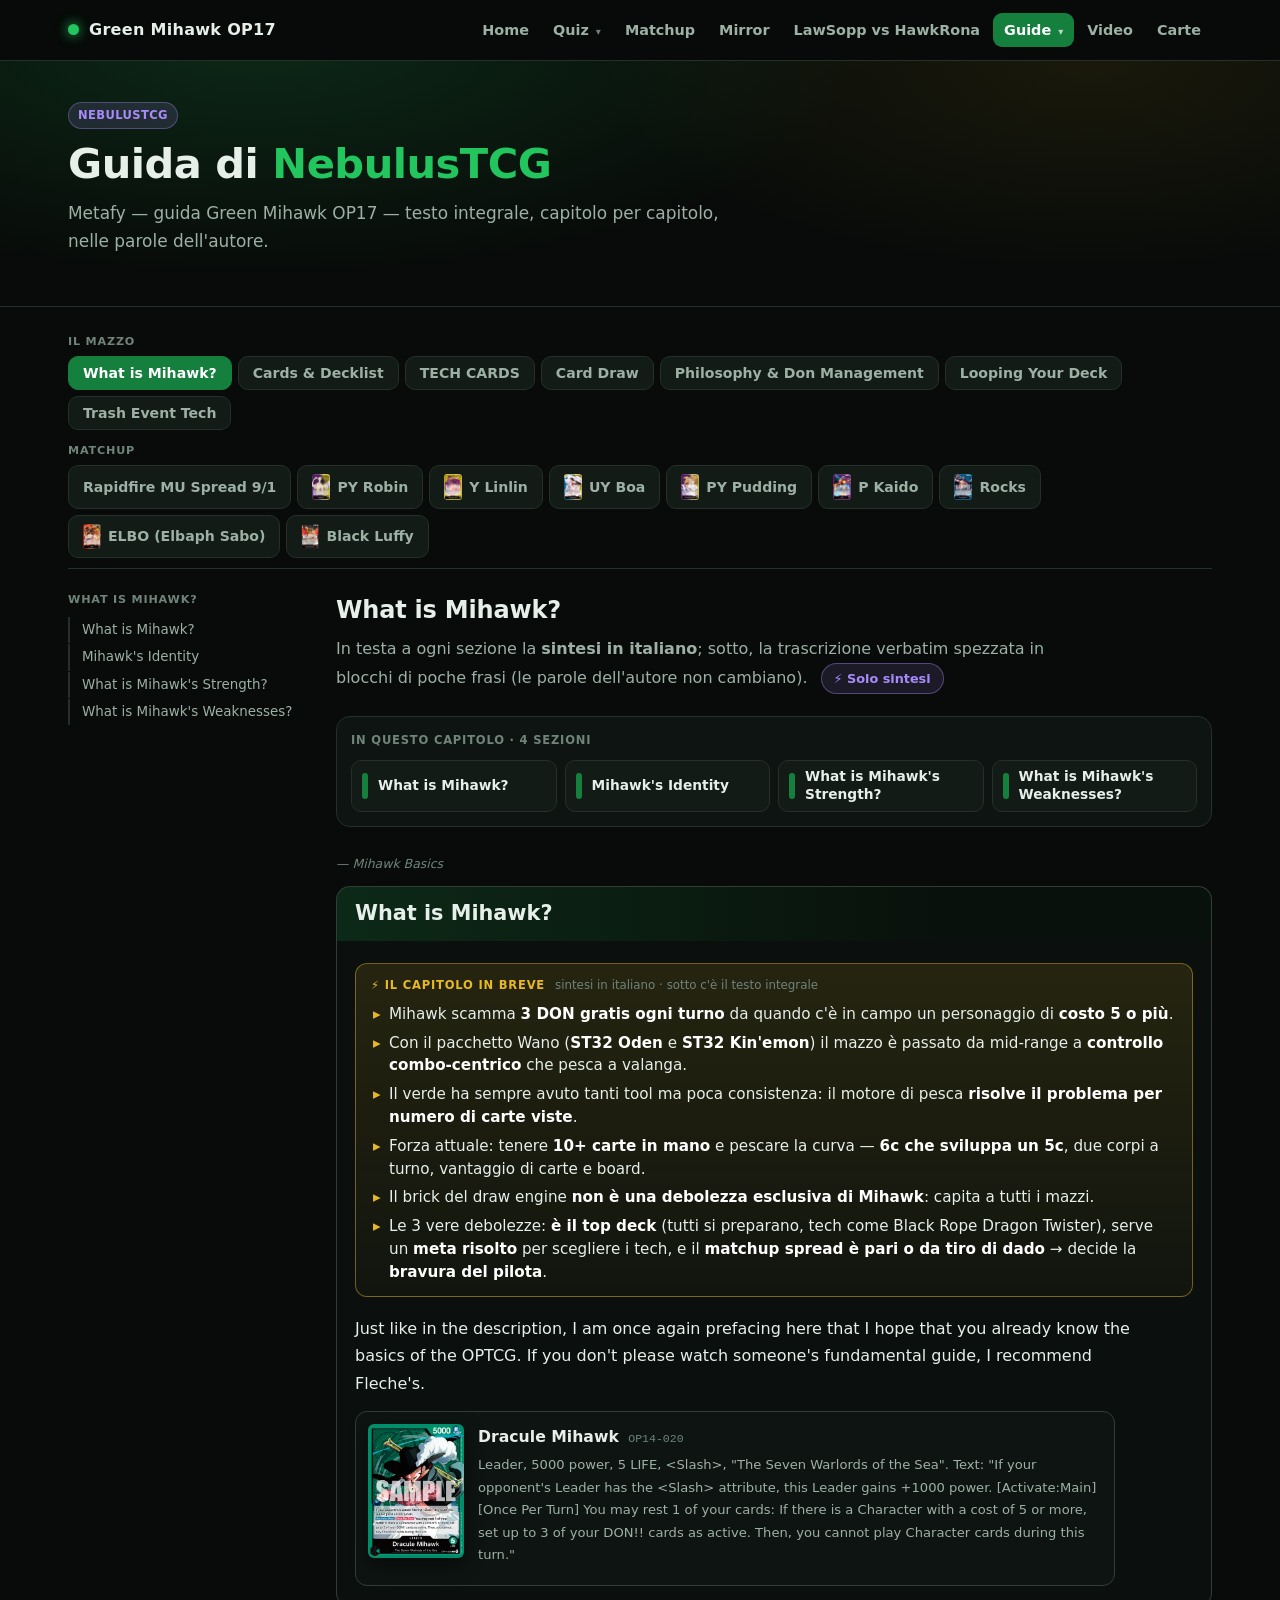
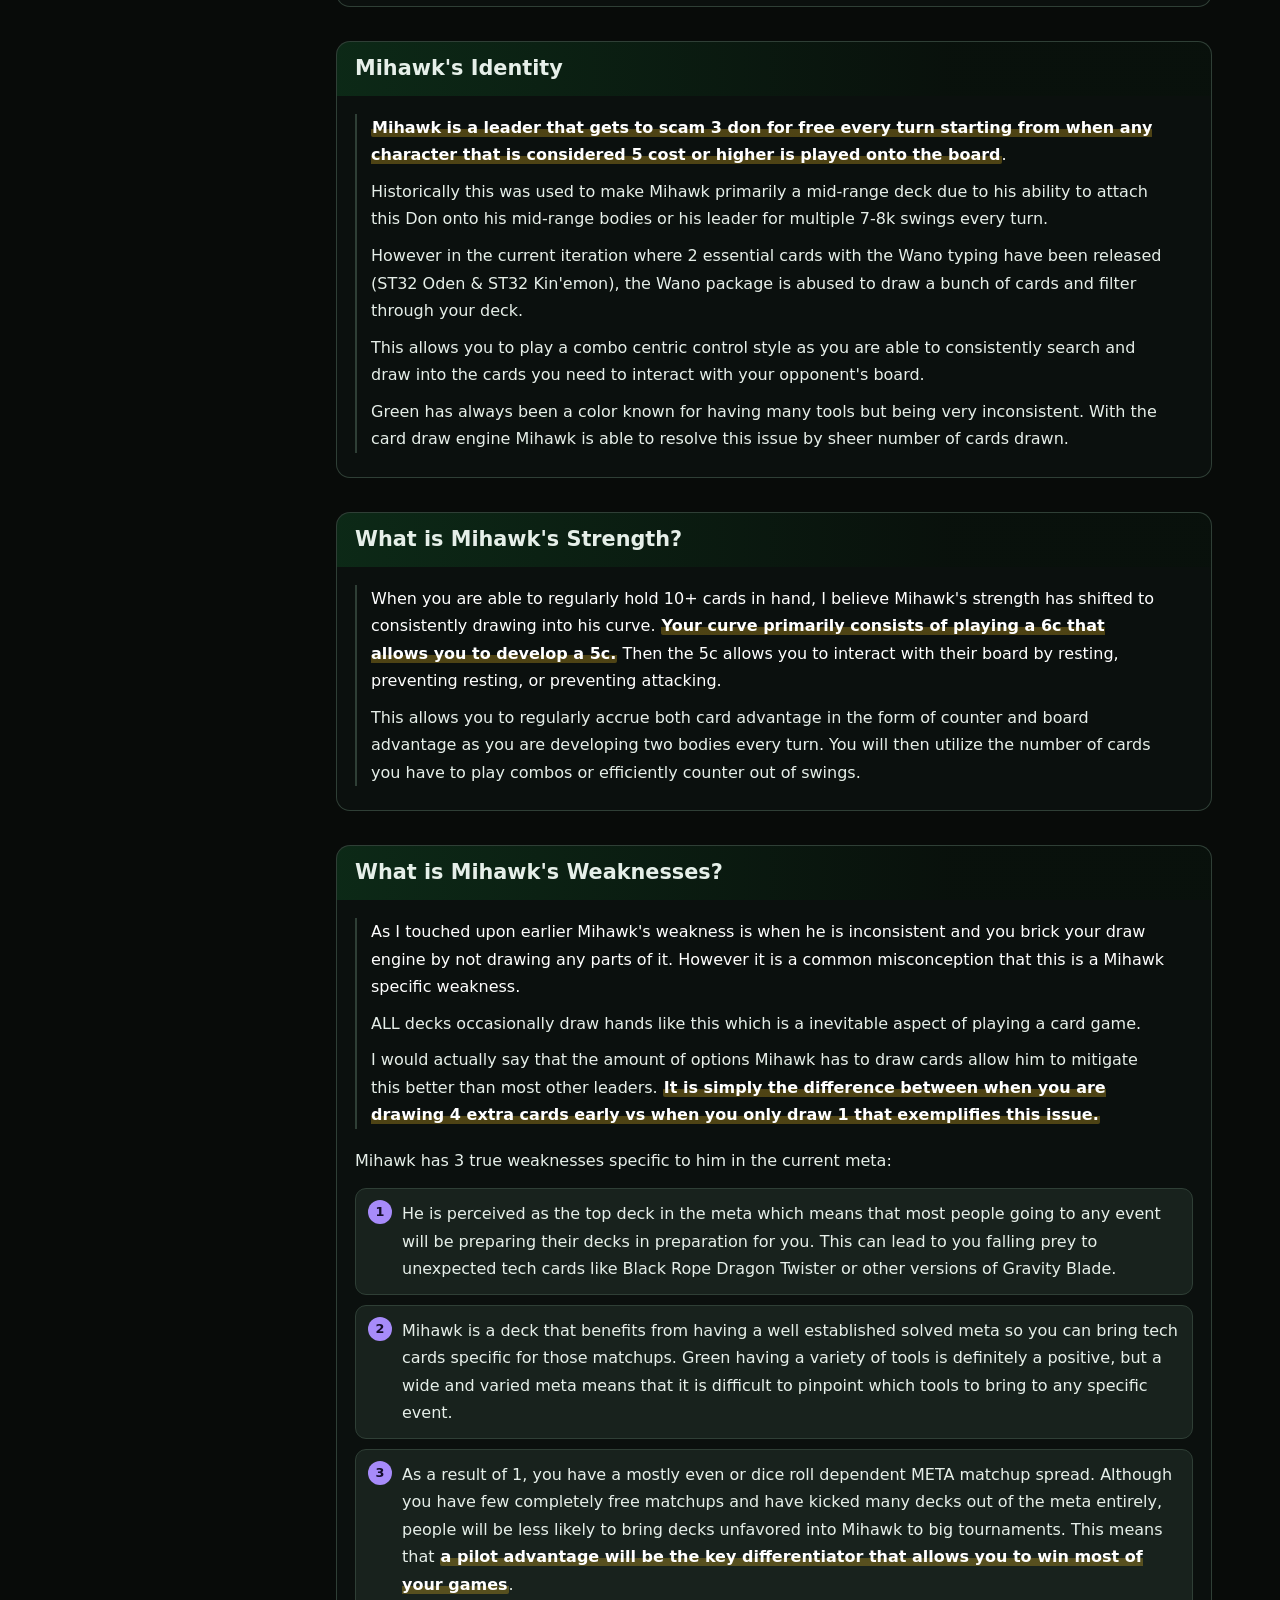
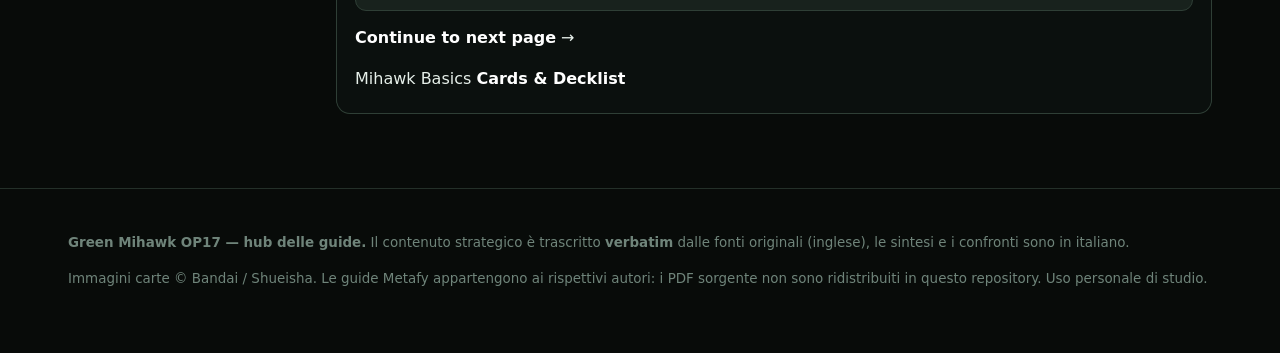
<file: guide/nebulus.html>
<!DOCTYPE html><html lang="it"><head>
<meta charset="utf-8"><meta name="viewport" content="width=device-width,initial-scale=1">
<title>NebulusTCG — Green Mihawk OP17</title>
<meta name="description" content="Guida Green Mihawk OP17 di NebulusTCG, trascrizione verbatim.">
<link rel="icon" href="data:image/svg+xml,<svg xmlns='http://www.w3.org/2000/svg' viewBox='0 0 100 100'><text y='.9em' font-size='90'>🗡️</text></svg>">
<link rel="stylesheet" href="../assets/style.css">
</head><body>
<header class="top"><div class="wrap topbar">
<div class="brand"><span class="dot"></span><a href="../index.html">Green Mihawk OP17</a></div>
<button class="navtoggle" type="button" aria-label="Apri il menu" aria-expanded="false"><span></span></button>
<nav class="main">
<a href="../index.html">Home</a>
<div class="dd"><button class="dd-b" type="button" aria-expanded="false">Quiz <i>▾</i></button><div class="dd-m">
 <a href="../quiz-deck.html"><b>Quale lista fa per te</b><span>11 domande, compresi i matchup che soffri tu</span></a>
 <a href="../quiz-player.html"><b>Che giocatore sei</b><span>A quale dei cinque autori somigli</span></a>
</div></div>
<a href="../matchup.html">Matchup</a>
<a href="../mirror.html">Mirror</a>
<a href="../confronto.html">LawSopp vs HawkRona</a>
<div class="dd"><button class="dd-b" type="button" aria-expanded="false">Guide <i>▾</i></button><div class="dd-m">
 <a href="../guide/raphterra.html"><b><i class="sw" style="background:var(--raph)"></i>Raphterra</b><span>La più sistematica · 6 capitoli</span></a>
 <a href="../guide/rondino.html"><b><i class="sw" style="background:var(--rond)"></i>Rondino</b><span>La matchups bible · masterclass 16/09</span></a>
 <a href="../guide/nebulus.html"><b><i class="sw" style="background:var(--neb)"></i>NebulusTCG</b><span>Tech, probabilità, mazzi gialli</span></a>
 <a href="../guide/impact.html"><b><i class="sw" style="background:var(--impact)"></i>Impact</b><span>Law + Yasopp · slide, video, Q&amp;A 17/09</span></a>
 <a href="../guide/samsans.html"><b><i class="sw" style="background:var(--sam)"></i>samsansOP</b><span>Mihawk 6c + Perona 5c · video</span></a>
 <a href="../guide/dojo.html"><b><i class="sw" style="background:var(--dojo)"></i>The Dojo</b><span>Sessioni: VOD review e ladder di Elijah</span></a>
</div></div>
<a href="../video.html">Video</a>
<a href="../carte.html">Carte</a>
</nav></div></header>
<div class="hero hero-s"><div class="wrap">
<span class="badge b-neb">NebulusTCG</span>
<h1 style="margin-top:12px">Guida di <em>NebulusTCG</em></h1>
<p class="sub">Metafy — guida Green Mihawk OP17 — testo integrale, capitolo per capitolo, nelle parole dell'autore.</p>
</div></div>
<section class="gpage"><div class="wrap">
<div data-tabs="panes"><div class="tabs"><span class="tg">Il mazzo</span><button data-tab="13-whatis">What is Mihawk?</button><button data-tab="14-cards">Cards &amp; Decklist</button><button data-tab="15-tech">TECH CARDS</button><button data-tab="16-carddraw">Card Draw</button><button data-tab="17-philosophy">Philosophy &amp; Don Management</button><button data-tab="18-looping">Looping Your Deck</button><button data-tab="19-trashevent">Trash Event Tech</button><span class="tg">Matchup</span><button data-tab="20-rapidfire">Rapidfire MU Spread 9/1</button><button data-tab="21-pyrobin"><img src="../carte/OP09-062.png" alt="">PY Robin</button><button data-tab="22-ylinlin"><img src="../carte/OP17-099.png" alt="">Y Linlin</button><button data-tab="23-uyboa"><img src="../carte/OP14-041.png" alt="">UY Boa</button><button data-tab="24-pypudding"><img src="../carte/OP08-058.png" alt="">PY Pudding</button><button data-tab="25-pkaido"><img src="../carte/OP17-058.png" alt="">P Kaido</button><button data-tab="26-rocks"><img src="../carte/OP17-039.png" alt="">Rocks</button><button data-tab="27-elbo"><img src="../carte/OP13-004.png" alt="">ELBO (Elbaph Sabo)</button><button data-tab="28-bluffy"><img src="../carte/OP17-079.png" alt="">Black Luffy</button></div></div>
<div class="glayout">
<aside class="gtoc"><button class="gtoc-b" type="button">Indice del capitolo <i>▾</i></button><nav id="gtoc"></nav></aside>
<div id="panes"><div class="tabpane" data-pane="13-whatis"><h2 class="sec pane-t">What is Mihawk?</h2><p class="lede">In testa a ogni sezione la <b>sintesi in italiano</b>; sotto, la trascrizione verbatim spezzata in blocchi di poche frasi (le parole dell'autore non cambiano). <button type="button" class="sint-tg" aria-pressed="false">⚡ Solo sintesi</button></p><div class="cmap"><div class="cmap-h">In questo capitolo · 4 sezioni</div><div class="cmap-g"><a class="cm-t" href="#what-is-mihawk" data-jump="what-is-mihawk"><span class="cm-n"></span><span>What is Mihawk?</span></a><a class="cm-t" href="#mihawks-identity" data-jump="mihawks-identity"><span class="cm-n"></span><span>Mihawk&#x27;s Identity</span></a><a class="cm-t" href="#what-is-mihawks-strength" data-jump="what-is-mihawks-strength"><span class="cm-n"></span><span>What is Mihawk&#x27;s Strength?</span></a><a class="cm-t" href="#what-is-mihawks-weaknesses" data-jump="what-is-mihawks-weaknesses"><span class="cm-n"></span><span>What is Mihawk&#x27;s Weaknesses?</span></a></div></div><div class="verb"><div class="crumb">— Mihawk Basics</div>
<section class="gs"><div class="gs-h"><h2 id="what-is-mihawk" data-t="What is Mihawk?">What is Mihawk?</h2></div><div class="gs-b">
<div class="sint top"><div class="sint-h">⚡ Il capitolo in breve<span>sintesi in italiano · sotto c'è il testo integrale</span></div><ul><li>Mihawk scamma <strong>3 DON gratis ogni turno</strong> da quando c'è in campo un personaggio di <strong>costo 5 o più</strong>.</li><li>Con il pacchetto Wano (<strong>ST32 Oden</strong> e <strong>ST32 Kin'emon</strong>) il mazzo è passato da mid-range a <strong>controllo combo-centrico</strong> che pesca a valanga.</li><li>Il verde ha sempre avuto tanti tool ma poca consistenza: il motore di pesca <strong>risolve il problema per numero di carte viste</strong>.</li><li>Forza attuale: tenere <strong>10+ carte in mano</strong> e pescare la curva — <strong>6c che sviluppa un 5c</strong>, due corpi a turno, vantaggio di carte e board.</li><li>Il brick del draw engine <strong>non è una debolezza esclusiva di Mihawk</strong>: capita a tutti i mazzi.</li><li>Le 3 vere debolezze: <strong>è il top deck</strong> (tutti si preparano, tech come Black Rope Dragon Twister), serve un <strong>meta risolto</strong> per scegliere i tech, e il <strong>matchup spread è pari o da tiro di dado</strong> → decide la <strong>bravura del pilota</strong>.</li></ul></div>
<p>Just like in the description, I am once again prefacing here that I hope that you already know the basics of the OPTCG. If you don't please watch someone's fundamental guide, I recommend Fleche's.</p>
<div class="cprof"><a class="cp-img" href="../carte/OP14-020.png" target="_blank" rel="noopener"><img src="../carte/OP14-020.png" alt="Dracule Mihawk" loading="lazy"></a><div class="cp-body"><div class="cp-name">Dracule Mihawk <code>OP14-020</code></div><div class=cp-meta>Leader, 5000 power, 5 LIFE, &lt;Slash&gt;, "The Seven Warlords of the Sea". Text: "If your opponent's Leader has the &lt;Slash&gt; attribute, this Leader gains +1000 power. [Activate:Main] [Once Per Turn] You may rest 1 of your cards: If there is a Character with a cost of 5 or more, set up to 3 of your DON!! cards as active. Then, you cannot play Character cards during this turn."</div></div></div>
</div></section>
<section class="gs"><div class="gs-h"><h2 id="mihawks-identity" data-t="Mihawk&#x27;s Identity">Mihawk's Identity</h2></div><div class="gs-b">
<div class="pch"><p><mark class="hl">Mihawk is a leader that gets to scam 3 don for free every turn starting from when any character that is considered 5 cost or higher is played onto the board</mark>.</p><p>Historically this was used to make Mihawk primarily a mid-range deck due to his ability to attach this Don onto his mid-range bodies or his leader for multiple 7-8k swings every turn.</p><p>However in the current iteration where 2 essential cards with the Wano typing have been released (ST32 Oden &amp; ST32 Kin'emon), the Wano package is abused to draw a bunch of cards and filter through your deck.</p><p>This allows you to play a combo centric control style as you are able to consistently search and draw into the cards you need to interact with your opponent's board.</p><p>Green has always been a color known for having many tools but being very inconsistent. With the card draw engine Mihawk is able to resolve this issue by sheer number of cards drawn.</p></div>
</div></section>
<section class="gs"><div class="gs-h"><h2 id="what-is-mihawks-strength" data-t="What is Mihawk&#x27;s Strength?">What is Mihawk's Strength?</h2></div><div class="gs-b">
<div class="pch"><p>When you are able to regularly hold 10+ cards in hand, I believe Mihawk's strength has shifted to consistently drawing into his curve. <mark class="hl">Your curve primarily consists of playing a 6c that allows you to develop a 5c.</mark> Then the 5c allows you to interact with their board by resting, preventing resting, or preventing attacking.</p><p>This allows you to regularly accrue both card advantage in the form of counter and board advantage as you are developing two bodies every turn. You will then utilize the number of cards you have to play combos or efficiently counter out of swings.</p></div>
</div></section>
<section class="gs"><div class="gs-h"><h2 id="what-is-mihawks-weaknesses" data-t="What is Mihawk&#x27;s Weaknesses?">What is Mihawk's Weaknesses?</h2></div><div class="gs-b">
<div class="pch"><p>As I touched upon earlier Mihawk's weakness is when he is inconsistent and you brick your draw engine by not drawing any parts of it. However it is a common misconception that this is a Mihawk specific weakness.</p><p>ALL decks occasionally draw hands like this which is a inevitable aspect of playing a card game.</p><p>I would actually say that the amount of options Mihawk has to draw cards allow him to mitigate this better than most other leaders. <mark class="hl">It is simply the difference between when you are drawing 4 extra cards early vs when you only draw 1 that exemplifies this issue.</mark></p></div>
<p>Mihawk has 3 true weaknesses specific to him in the current meta:</p>
<ol class="big"><li>He is perceived as the top deck in the meta which means that most people going to any event will be preparing their decks in preparation for you. This can lead to you falling prey to unexpected tech cards like Black Rope Dragon Twister or other versions of Gravity Blade.</li><li>Mihawk is a deck that benefits from having a well established solved meta so you can bring tech cards specific for those matchups. Green having a variety of tools is definitely a positive, but a wide and varied meta means that it is difficult to pinpoint which tools to bring to any specific event.</li><li>As a result of 1, you have a mostly even or dice roll dependent META matchup spread. Although you have few completely free matchups and have kicked many decks out of the meta entirely, people will be less likely to bring decks unfavored into Mihawk to big tournaments. This means that <mark class="hl">a pilot advantage will be the key differentiator that allows you to win most of your games</mark>.</li></ol>
<p><strong>Continue to next page</strong> →</p>
<p>Mihawk Basics <strong>Cards &amp; Decklist</strong></p>
</div></section></div></div><div class="tabpane" data-pane="14-cards"><h2 class="sec pane-t">Cards &amp; Decklist</h2><p class="lede">In testa a ogni sezione la <b>sintesi in italiano</b>; sotto, la trascrizione verbatim spezzata in blocchi di poche frasi (le parole dell'autore non cambiano). <button type="button" class="sint-tg" aria-pressed="false">⚡ Solo sintesi</button></p><div class="cmap"><div class="cmap-h">In questo capitolo · 7 sezioni</div><div class="cmap-g"><a class="cm-t" href="#cards-decklist" data-jump="cards-decklist"><span class="cm-n"></span><span>Cards &amp; Decklist</span></a><a class="cm-t" href="#current-decklist" data-jump="current-decklist"><span class="cm-n"></span><span>Current Decklist</span></a><a class="cm-t" href="#key-cards" data-jump="key-cards"><span class="cm-n"></span><span>Key Cards</span></a><a class="cm-t" href="#card-draw" data-jump="card-draw"><span class="cm-n"></span><span>Card Draw</span></a><a class="cm-t" href="#the-fishes" data-jump="the-fishes"><span class="cm-n"></span><span>The Fishes</span></a><a class="cm-t" href="#actual-bodies" data-jump="actual-bodies"><span class="cm-n"></span><span>Actual Bodies</span></a><a class="cm-t" href="#events" data-jump="events"><span class="cm-n"></span><span>Events</span></a></div></div><div class="verb"><div class="crumb">— Mihawk Basics</div>
<section class="gs"><div class="gs-h"><h2 id="cards-decklist" data-t="Cards &amp; Decklist">Cards &amp; Decklist</h2></div><div class="gs-b">
<div class="sint top"><div class="sint-h">⚡ Il capitolo in breve<span>sintesi in italiano · sotto c'è il testo integrale</span></div><ul><li>Lista scelta per <strong>consistenza</strong>: picchi più bassi, ma gameplan solido è ciò che porta al <strong>day 2</strong>.</li><li>Più <strong>Luna</strong> del solito perché il matchup più frequente previsto è il <strong>mirror Mihawk</strong>.</li><li>Gameplan: pescare tantissimo, andare <strong>largo di board con 6c Law</strong>, e nel late avere <strong>Shanks + Decken</strong> o <strong>Shanks + Luna</strong>.</li><li>Sei <strong>4 corpi largo</strong> al primo turno da 10 DON: a volte devi giocare <strong>sopra</strong> il tuo 5c da 6k per rimuovere i loro corpi.</li></ul></div>
</div></section>
<section class="gs"><div class="gs-h"><h2 id="current-decklist" data-t="Current Decklist">Current Decklist</h2></div><div class="gs-b">
<figure class="gfig"><a href="../img/guide/nebulus-decklist.png" target="_blank" rel="noopener"><img src="../img/guide/nebulus-decklist.png" alt="Decklist — immagine originale dalla guida" loading="lazy"></a><figcaption>Decklist — immagine originale dalla guida</figcaption></figure><details class="imgdesc"><summary>Trascrizione dell'immagine</summary><div class="board"><b>Decklist</b>header banner "[OP14] Dracule Mihawk" with cardkaizoku.com watermark and a QR code. Card grid with quantity badges: <br>- 1x Dracule Mihawk (OP14-020) — Leader, 5000<br>- 4x Otama (OP07-022) — cost 1, power 0<br>- 4x Perona (OP12-034) — cost 1, power 2000<br>- 4x Kin'emon (ST32-001) — cost 1, power 2000<br>- 4x Vander Decken IX (OP06-033) — cost 2, power 2000<br>- 4x Kawamatsu (OP12-023) — cost 5, power 6000<br>- 4x Yasopp (OP17-031) — cost 5, power 6000<br>- 4x Kouzuki Oden (ST32-002) — cost 5, power 6000<br>- 4x Trafalgar Law (OP13-031) — cost 6, power 6000<br>- 4x Shanks (OP17-022) — cost 10, power 12000<br>- 4x You Can Be My Samurai!! (OP01-055) — Event, cost 1<br>- 3x The Billion-fold World Trichiliocosm (OP06-038) — Event, cost 1<br>- 3x Electrical Luna (OP08-036) — Event, cost 3<br>- 4x Coffin Boat (OP14-039) — Stage, cost 1<br>Total: 50 cards + Leader</div></details>
<div class="pch"><p>This is the current list I am using the most right now. As said in the previous section, the most important thing to me is consistently playing a strong gameplan.</p><p>Although there will be lower highs with this decklist, having a consistent gameplan is the most important aspect to make day 2 of events.</p><p>Also I predict the most common matchup to be the Mihawk mirror which is why I have made certain choices like playing more Lunas.</p></div>
<div class="pch"><p>Allthough basic, I will note our general gameplan is to draw a ton of cards, play a wide board through 6c Law, and in the late game have the pieces to deal with their board whether that is through Shanks + Decken or Shanks + Luna.</p><p>It's important to note that <mark class="hl">because you are going 4 units wide by your first 10 don turn, sometimes you may need to play over your 5c6k body to effectively remove their bodies</mark>. This will come up multiple times in the MU sections.</p></div>
</div></section>
<section class="gs"><div class="gs-h"><h2 id="key-cards" data-t="Key Cards">Key Cards</h2></div><div class="gs-b">
</div></section>
<section class="gs"><div class="gs-h"><h2 id="card-draw" data-t="Card Draw">Card Draw</h2></div><div class="gs-b">
<div class="cprof"><a class="cp-img" href="../carte/OP12-034.png" target="_blank" rel="noopener"><img src="../carte/OP12-034.png" alt="Perona" loading="lazy"></a><div class="cp-body"><div class="cp-name">Perona <code>OP12-034</code></div><div class=cp-meta>cost 1, power 2000, Counter +1000, {Muggy Kingdom/Thriller Bark Pirates}. Text: "[On Play] If your Leader has the &lt;Slash&gt; attribute, look at 5 cards from the top of your deck, reveal up to 1 &lt;Slash&gt; attribute card or green Event and add it to your hand. Then, place the rest at the bottom of your deck in any order."</div></div></div>
<div class="pan"><h3 id="op12-perona" data-t="OP12 Perona">OP12 Perona</h3>
<div class="sint"><div class="sint-h">⚡ In breve<span>sintesi in italiano · sotto c'è il testo integrale</span></div><ul><li><strong>Searcher principale</strong>: trova tutto tranne <strong>Yasopp e Vander Decken</strong> — se cerchi quei due, non giocarla.</li><li>È il bersaglio preferito da rimbalzare con <strong>6c Law</strong>, per rigiocarla il più possibile e <strong>ciclare il mazzo</strong>.</li><li>Con <strong>28 hit</strong> la probabilità di whiffare è bassissima, ma può succedere.</li><li>Ciclare il mazzo ti dà <strong>informazione completa</strong>: sai esattamente cosa c'è nelle tue vite.</li></ul></div>
<details class="full" open><summary><span>Testo integrale</span></summary>
<div class="pch"><p>This is the decks premier searcher, which allows you to search every card except Yasopp &amp; Vander Decken. <mark class="hl">This means that if you are looking for one of those 2 cards DO NOT play Perona.</mark> Generally this is my 6c Law target to bounce as I want to play this card as many times as is reasonable in a game so I can eventually cycle my deck with to have full information and know exactly what is in my life.</p><p>With 28 potential hits, the chance of whiffing a Perona search is astronomically low but can happen.</p></div>
<div class="cprof"><a class="cp-img" href="../carte/OP07-022.png" target="_blank" rel="noopener"><img src="../carte/OP07-022.png" alt="Otama" loading="lazy"></a><div class="cp-body"><div class="cp-name">Otama <code>OP07-022</code></div><div class=cp-meta>cost 1, power 0, Counter +2000, {Land of Wano}. Text: "[On Play] Look at 5 cards from the top of your deck; reveal up to 1 green {Land of Wano} type card other than [Otama] and add it to your hand. Then, place the rest at the bottom of your deck in any order."</div></div></div>
</details>
</div>
<div class="pan"><h3 id="op07-otama" data-t="OP07 Otama">OP07 Otama</h3>
<div class="sint"><div class="sint-h">⚡ In breve<span>sintesi in italiano · sotto c'è il testo integrale</span></div><ul><li>Searcher Wano da <strong>2k counter</strong>, trova <strong>16 carte</strong> (Kin'emon, Oden, Samurai, Kawamatsu).</li><li>Di solito la giochi per cercare <strong>Samurai</strong> o <strong>Oden</strong>, se non la usi come counter.</li><li>Nei matchup dove ti serve <strong>munizione per Vander Decken</strong>, prendi <strong>Kawamatsu</strong> senza esitare.</li><li>Tieni il conto di quanti Kawamatsu mandi in fondo: con <strong>4 Decken</strong> da usare non vuoi restare senza fodder.</li></ul></div>
<details class="full" open><summary><span>Testo integrale</span></summary>
<div class="pch"><p>The deck's 2K COUNTER Wano searcher that allows you to find 16 Wano cards (Kin'emon, Oden, Samurai, Kawamatsu). Generally you will be playing this card to look for either Samurai or Oden if not using it to counter.</p><p>In matchups in which you need ammo for Vander Decken to kill big bodies do not hesitate to grab Kawamatsu or at least keep a mental note in how many you are bottom decking. <mark class="hl">If you need all 4 Decken's, you would hate to run out of ammo in the scenario you trash all your Kawamatsu's for counter.</mark></p></div>
<div class="cprof"><a class="cp-img" href="../carte/ST32-001.png" target="_blank" rel="noopener"><img src="../carte/ST32-001.png" alt="Kin&#x27;emon" loading="lazy"></a><div class="cp-body"><div class="cp-name">Kin'emon <code>ST32-001</code></div><div class=cp-meta>cost 1, power 2000, &lt;Slash&gt;, Counter +1000, {Land of Wano/The Akazaya Nine}. Text: "[On Play] You may rest your &lt;Slash&gt; attribute Leader or 1 of your DON!! cards: Draw 2 cards and trash 1 card from your hand."</div></div></div>
</details>
</div>
<div class="pan"><h3 id="st-32-kinemon" data-t="ST 32 Kin&#x27;emon">ST 32 Kin'emon</h3>
<div class="sint"><div class="sint-h">⚡ In breve<span>sintesi in italiano · sotto c'è il testo integrale</span></div><ul><li>Carta <strong>obbligatoria</strong>: ti sbricca durante tutta la partita e sui <strong>restand da 2 DON di Shanks</strong>.</li><li>È un weenie <strong>card neutral</strong> che filtra il mazzo e alza le chance di pescare le carte chiave.</li><li><strong>Padroneggiare lo scarto</strong> di questa carta ti fa vincere partite in più.</li></ul></div>
<details class="full" open><summary><span>Testo integrale</span></summary>
<p>Required card as it helps you unbrick you throughout the game and through the 2 don Shanks restands. It's a card neutral weenie that helps you filter through your deck and increase the chances of you drawing your key cards. Mastering the trash effect of this card will help you win extra games.</p>
<div class="cprof"><a class="cp-img" href="../carte/OP01-055.png" target="_blank" rel="noopener"><img src="../carte/OP01-055.png" alt="You Can Be My Samurai!!" loading="lazy"></a><div class="cp-body"><div class="cp-name">You Can Be My Samurai!! <code>OP01-055</code></div><div class=cp-meta>Event, cost 1, {Land of Wano/Kouzuki Clan}. Artwork speech bubbles: "YOU SHOULD BE MY SAMURAI!!!" / "I WOULD RATHER HAVE YOU ALL!!". Text: "[Main] You may rest 2 of your Characters: Draw 2 cards."</div></div></div>
</details>
</div>
<div class="pan"><h3 id="op01-you-can-be-my-samurai-ycbmssamurai" data-t="OP01 You Can Be My Samurai (YCBMS/Samurai)">OP01 You Can Be My Samurai (YCBMS/Samurai)</h3>
<div class="sint"><div class="sint-h">⚡ In breve<span>sintesi in italiano · sotto c'è il testo integrale</span></div><ul><li>È il <strong>Pot of Greed</strong> del mazzo: vai <strong>+1</strong> e rendi il mazzo <strong>4 carte più sottile</strong>.</li><li>Insieme a <strong>Kin'emon</strong> ti permette di trovare comodamente le carte <strong>non cercabili</strong>.</li><li>Puoi estrarre valore da carte che <strong>non possono attaccare</strong> o appena giocate e non minacciate dal board avversario.</li></ul></div>
<details class="full" open><summary><span>Testo integrale</span></summary>
<div class="pch"><p>Pot of greed from Yugioh or Sanji's Pilaf from OPTCG. Being able to go up one card in a game reliant on cards in hand while making your deck 4 cards less is insane if you can reach the activation conditions.</p><p>This card in conjunction with Kin'emon allows you to comfortably find your unsearchable cards. You can also get value from cards that cannot attack or cards you just played that are under no threat from the opponent's board.</p></div>
<div class="cprof"><a class="cp-img" href="../carte/OP14-039.png" target="_blank" rel="noopener"><img src="../carte/OP14-039.png" alt="Coffin Boat" loading="lazy"></a><div class="cp-body"><div class="cp-name">Coffin Boat <code>OP14-039</code></div><div class=cp-meta>Stage, cost 1, {East Blue/The Seven Warlords of the Sea}. Text: "[On Play] If your Leader is [Dracule Mihawk], draw 1 card. [End of Your Turn] If your Leader is [Dracule Mihawk], set up to 1 of your DON!! cards as active."</div></div></div>
</details>
</div>
<div class="pan"><h3 id="op14-coffin-boat-boat" data-t="OP14 Coffin Boat (Boat)">OP14 Coffin Boat (Boat)</h3>
<div class="sint"><div class="sint-h">⚡ In breve<span>sintesi in italiano · sotto c'è il testo integrale</span></div><ul><li>Per un totale di <strong>4 DON</strong> rendi il mazzo <strong>4 carte più sottile</strong>, e ogni turno ti <strong>rialza un DON</strong>: giochi con <strong>14 DON</strong>.</li><li>Mazzo sottile = vedi più spesso le carte forti; se pensi che la <strong>Luna 3c</strong> valga più della sottigliezza, prima cerca altro da tagliare.</li><li>L'autore lo gioca a <strong>4 copie</strong> per massimizzare la consistenza, e comunque ci sono partite in cui non lo vede.</li><li><strong>Non vedere il Boat presto</strong> ti azzoppa nel piazzare counter event nel mid-game e persino la <strong>YCBMS</strong>, perché dovrai riposare personaggi per il DON.</li></ul></div>
<details class="full" open><summary><span>Testo integrale</span></summary>
<div class="pch"><p><mark class="hl">The boat is one of the best cards in Mihawk's package as for a total of 4 Don you are able to make your deck 4 cards less. It also restands a Don for you every turn so you are playing with 14 Don.</mark> In almost every deck building game you can see the value of having a very thin deck as you are able to see the stronger cards in your deck more often.</p><p>If you believe that a card such as 3c Luna is worth so much more than running a thinner deck first look at the rest of your deck to see if there's anything that you can cut instead.</p><p>I prefer maximizing consistency so it's currently at a 4 of in my deck but even then there are games where it never shows up in my hand.</p><p>Not seeing a Boat early handicaps your ability to effectively deploy your counter events throughout the mid game and even your YCBMS event as you will need to rest characters for Don.</p></div>
</details>
</div>
</div></section>
<section class="gs"><div class="gs-h"><h2 id="the-fishes" data-t="The Fishes">The Fishes</h2></div><div class="gs-b">
<div class="cprof"><a class="cp-img" href="../carte/OP06-033.png" target="_blank" rel="noopener"><img src="../carte/OP06-033.png" alt="Vander Decken IX" loading="lazy"></a><div class="cp-body"><div class="cp-name">Vander Decken IX <code>OP06-033</code></div><div class=cp-meta>cost 2, power 2000, &lt;Ranged&gt;, Counter +1000, {Fish-Man/Flying Pirates}. Text: "[On Play] You may trash 1 {Fish-Man} type card from your hand or 1 [The Ark Noah] from your hand or field: K.O. up to 1 of your opponent's rested Characters."</div></div></div>
<div class="pan"><h3 id="op06-vander-decken-ix-decken" data-t="OP06 Vander Decken IX (Decken)">OP06 Vander Decken IX (Decken)</h3>
<div class="sint"><div class="sint-h">⚡ In breve<span>sintesi in italiano · sotto c'è il testo integrale</span></div><ul><li><strong>Non cercabile</strong> ma cruciale in un meta senza <strong>KO protection</strong> e pieno di corpi enormi (<strong>9+ di costo</strong>).</li><li>La KO protection esistente sta su piccoli weenie: con <strong>Shanks 10c</strong> ci swinghi sopra e la uccidi <strong>prima</strong> di giocare Decken.</li><li>Altrimenti è il tuo primo <strong>1k</strong> da buttare in matchup come <strong>ST30 Luffy &amp; Ace</strong> o <strong>Penel</strong>.</li></ul></div>
<details class="full" open><summary><span>Testo integrale</span></summary>
<p>Unsearchable card but extremely pivotal in this meta without KO protection and a ton of HUGE bodies (9+ cost). Existing KO protection being baked into small weenie cards means that in combination with 10c Shanks you can just swing into the KO protection and KO it before you play Decken. Otherwise it's your first 1k to toss into MU's like ST30 Luffy &amp; Ace or Penel.</p>
<div class="cprof"><a class="cp-img" href="../carte/OP12-023.png" target="_blank" rel="noopener"><img src="../carte/OP12-023.png" alt="Kawamatsu" loading="lazy"></a><div class="cp-body"><div class="cp-name">Kawamatsu <code>OP12-023</code></div><div class=cp-meta>cost 5, power 6000, &lt;Slash&gt;, Counter +2000, {Fish-Man/Land of Wano/The Akazaya Nine}</div></div></div>
</details>
</div>
<div class="pan"><h3 id="op12-kawamatsu" data-t="OP12 Kawamatsu">OP12 Kawamatsu</h3>
<div class="sint"><div class="sint-h">⚡ In breve<span>sintesi in italiano · sotto c'è il testo integrale</span></div><ul><li>L'altro <strong>2k counter</strong> del mazzo, cercabile sia da <strong>Otama</strong> che da <strong>Perona</strong>.</li><li>Serve anche da <strong>fodder</strong> per il bazooka Decken.</li><li>È un corpo di riserva da giocare a <strong>5 DON</strong> o con <strong>6 Law</strong>: se sei brickato, meglio piazzare un corpo che pescare 3-4 carte.</li></ul></div>
<details class="full" open><summary><span>Testo integrale</span></summary>
<p>The deck's other 2k that is searchable by both Otama &amp; Perona. It also serves as fodder for the bazooka named Decken. It's also a backup body to be played on 5 don and off 6 Law. Be open to it if you brick on everything else. <mark class="hl">It's better to establish a body on 5 don than to draw 3-4 cards.</mark></p>
</details>
</div>
</div></section>
<section class="gs"><div class="gs-h"><h2 id="actual-bodies" data-t="Actual Bodies">Actual Bodies</h2></div><div class="gs-b">
<div class="cprof"><a class="cp-img" href="../carte/ST32-002.png" target="_blank" rel="noopener"><img src="../carte/ST32-002.png" alt="Kouzuki Oden" loading="lazy"></a><div class="cp-body"><div class="cp-name">Kouzuki Oden <code>ST32-002</code></div><div class=cp-meta>cost 5, power 6000, &lt;Slash&gt;, Counter +1000, {Land of Wano/Kouzuki Clan}. Text: "[On Play] Draw 1 card and up to 1 of your opponent's characters with a base cost of 6 or less cannot be rested until the end of your opponent's next End Phase."</div></div></div>
<div class="pan"><h3 id="st32-kouzuki-oden-oden" data-t="ST32 Kouzuki Oden (Oden)">ST32 Kouzuki Oden (Oden)</h3>
<div class="sint"><div class="sint-h">⚡ In breve<span>sintesi in italiano · sotto c'è il testo integrale</span></div><ul><li>È la carta che ha <strong>riportato il mazzo in auge</strong>, così da poter combattere contro <strong>P Enel</strong>.</li><li>Colpisce il <strong>costo base 6</strong>, quindi interagisce con quasi tutto il pacchetto <strong>Elbaph</strong>.</li><li><strong>Pesca una carta</strong>, quindi non c'è alcun downside a piazzarlo come corpo.</li></ul></div>
<details class="full" open><summary><span>Testo integrale</span></summary>
<p>The card that propelled the deck back into relevance so it can actually fight against the overlord named P Enel. It hits base cost of 6 so it can interact with most of the Elbaph's package's characters. It also draws a card so there's no downside to establishing it as a body.</p>
<div class="cprof"><a class="cp-img" href="../carte/OP17-031.png" target="_blank" rel="noopener"><img src="../carte/OP17-031.png" alt="Yasopp" loading="lazy"></a><div class="cp-body"><div class="cp-name">Yasopp <code>OP17-031</code></div><div class=cp-meta>cost 5, power 6000, &lt;Ranged&gt;, Counter +1000, {Red-Haired Pirates}. Text: "[On Play] Draw 1 card and rest up to 1 of your opponent's Characters with a cost of 8 or less. [End of Your Turn] Set up to 1 of your Characters with a type including "Red-Haired Pirates" as active."</div></div></div>
</details>
</div>
<div class="pan"><h3 id="op17-yasopp" data-t="OP17 Yasopp">OP17 Yasopp</h3>
<div class="sint"><div class="sint-h">⚡ In breve<span>sintesi in italiano · sotto c'è il testo integrale</span></div><ul><li>Come Oden, ma <strong>proattivo</strong>: abusando dei <strong>3 DON rialzati</strong> dal leader KO-i i personaggi avversari.</li><li>Pochi mazzi possono permettersi di proteggere <strong>8 a 6</strong> o <strong>7 a 5</strong> al loro turno 3.</li><li><strong>Si rialza ogni turno</strong>: non può essere Luna'to senza prima essere riposato e attacca ogni turno gratis.</li><li>È il bersaglio principale dell'effetto leader a <strong>5 DON</strong>: andando primo giocalo <strong>prima di Oden</strong>, gli swing gratis valgono più di un attacco fermato.</li><li>Può anche <strong>rialzare il boss del mazzo</strong> per proteggerlo da Decken nei mirror o dalla riduzione di power.</li></ul></div>
<details class="full" open><summary><span>Testo integrale</span></summary>
<div class="pch"><p>Everyone calls him a deadbeat dad but he's been my GOAT since he was revealed. He's like Oden except you can play him to proactively KO the opponent's characters by abusing the 3 DON you restand with leader ability.</p><p>Few decks can afford to protect 8 at 6 or 7 at 5 on their turn 3. He also restands every turn which means that he can't be Luna'd without getting rested &amp; can attack every turn for free.</p><p>He doubles as the premier target for your leader effect on 5 DON as well. <mark class="hl">If you are forced to go first, play this card first on 5 Don as over the course of a game you will get more value from the free swings than the 1 stopped "attack" from Oden.</mark> If you only have 1 of each I would still play this card first, do not undervalue the ability to restand every turn.</p><p>This card can also restand the deck's main boss monster to protect it from Decken in mirrors or power reduction later.</p></div>
<div class="cprof"><a class="cp-img" href="../carte/OP13-031.png" target="_blank" rel="noopener"><img src="../carte/OP13-031.png" alt="Trafalgar Law" loading="lazy"></a><div class="cp-body"><div class="cp-name">Trafalgar Law <code>OP13-031</code></div><div class=cp-meta>cost 6, power 6000, &lt;Slash&gt;, Counter +1000, {FILM/Supernovas/Heart Pirates}. Text: "If you have 1 or less Life cards, this Character gains [Blocker]. [On Play] You may return 1 of your Characters to the owner's hand: Play up to 1 Character card with a cost of 5 or less from your hand rested."</div></div></div>
</details>
</div>
<div class="pan"><h3 id="op13-trafalgar-law-6law" data-t="OP13 Trafalgar Law (6Law)">OP13 Trafalgar Law (6Law)</h3>
<div class="sint"><div class="sint-h">⚡ In breve<span>sintesi in italiano · sotto c'è il testo integrale</span></div><ul><li>Rispetto al <strong>6c Mihawk</strong>: Law ti <strong>garantisce una carta indietro</strong> rimbalzando un weenie, cala <strong>Yasopp</strong>, e nel late diventa <strong>blocker</strong>.</li><li>Yasopp è quasi sempre meglio della <strong>Perona 5c</strong> perché fai qualcosa di <strong>proattivo</strong> invece di stallare un turno.</li><li>Fai una giocata <strong>card neutral</strong> sviluppando <strong>due corpi da 6k</strong> e riposando un personaggio avversario.</li><li>Svantaggi rispetto al <strong>6Hawk</strong>: quello <strong>milla</strong> ogni volta che riposa e ha statline <strong>7k</strong>.</li><li>Difetto maggiore: la carta esce <strong>riposata</strong>, quindi niente Samurai e sei esposto a swing grossi o riduzione di power — ma <strong>Yasopp annulla del tutto questo difetto</strong>.</li><li>Anche contro mazzi gialli riesci spesso a <strong>stabilizzare dietro 1-2 Law</strong>.</li></ul></div>
<details class="full" open><summary><span>Testo integrale</span></summary>
<div class="pch"><p>This option is often compared to the 6c Mihawk as they both are characters that further your primary gameplan of double developing your board through a 6c and a 5c.</p><p>The benefit of this card is that Law guarantees you a card back through bouncing a weenie, can play out Yasopp, and can become a blocker later.</p><p>I almost always find Yasopp to be more valuable than 5c Perona because you are able to do something proactive rather than just stalling 1 turn.</p><p>It also draws you a card so the comparative play is that you're going card neutral while developing 2 6k powered bodies and resting an opponent's character.</p><p>In extreme late game scenarios the blocker effect of this card can be very relevant to keep you alive for that one last turn. You can often stabilize behind 1-2 of these despite being vs yellow decks.</p></div>
<div class="pch"><p>The detriment of this card compared to 6Hawk is that 6Hawk is able to mill a card every time it rests and it boasts a 7k base statline.</p><p>I believe that the card you get back instantly (ideally Perona) not only gives you more value than the mill but also provides more consistency+card advantage.</p><p>The last and perhaps greatest detriment of this card is that <mark class="hl">the card comes out rested which means that you are unable to play Samurai and the card you play is vulnerable to large swings or power reduction</mark>. Fortunately my GOAT Yasopp removes this detriment completely.</p></div>
<div class="cprof"><a class="cp-img" href="../carte/OP17-022.png" target="_blank" rel="noopener"><img src="../carte/OP17-022.png" alt="Shanks" loading="lazy"></a><div class="cp-body"><div class="cp-name">Shanks <code>OP17-022</code></div><div class=cp-meta>cost 10, power 12000, &lt;Slash&gt;, {The Four Emperors/Red-Haired Pirates}. Text: "[Rush] (This card can attack on the turn in which it is played.) [On Play] Set up to 2 of your DON!! cards as active. Then, rest all of your opponent's Characters."</div></div></div>
</details>
</div>
<div class="pan"><h3 id="op17-shanks" data-t="OP17 Shanks">OP17 Shanks</h3>
<div class="sint"><div class="sint-h">⚡ In breve<span>sintesi in italiano · sotto c'è il testo integrale</span></div><ul><li>In Mihawk si legge <strong>5c 12k rusher</strong>: l'autore non ha ancora trovato un caso in cui non convenga giocarlo per il lethal.</li><li><strong>Correzione dell'autore</strong>: se il leader avversario è <strong>8k o più</strong>, NON è più efficiente.</li><li>Riposa <strong>tutti</strong> i personaggi avversari: insieme a <strong>Luna</strong> e <strong>Decken</strong> controlli <strong>qualsiasi</strong> board.</li><li>È quasi sempre la giocata migliore a <strong>10 DON</strong> o in risposta a un corpo grosso, ma devi <strong>preparare in mano le carte combo</strong> che lo accompagnano.</li></ul></div>
<details class="full" open><summary><span>Testo integrale</span></summary>
<div class="pch"><p>This card is super broken because in Mihawk specifically it reads 5c 12k rusher. <mark class="hl">I have yet to find a situation where it is NOT efficient to play this card when going for lethal. (Edit: If opponent leader is 8k or more it is NOT more effecient)</mark> Not only is it a 5c 12k rusher it also rests all of the opponents characters which in conjunction with the Green tools of Luna &amp; Decken allow you to control ANY board state.</p><p>This is almost always your best play on 10 don or in response to an opponent's big body. However the reliance on combo cards to get maximum value out of this card means that you need to prepare your hand with its accompanying combo cards.</p></div>
</details>
</div>
</div></section>
<section class="gs"><div class="gs-h"><h2 id="events" data-t="Events">Events</h2></div><div class="gs-b">
<div class="cprof"><a class="cp-img" href="../carte/OP08-036.png" target="_blank" rel="noopener"><img src="../carte/OP08-036.png" alt="Electrical Luna" loading="lazy"></a><div class="cp-body"><div class="cp-name">Electrical Luna <code>OP08-036</code></div><div class=cp-meta>Event, cost 3, {Minks}. Artwork speech bubble: "GYAAAA!!!". Text: "[Main] All of your opponent's rested Characters with a cost of 7 or less will not become active in your opponent's next Refresh Phase. [Trigger] Rest up to 1 of your opponent's Characters."</div></div></div>
<div class="pch"><p>This card combined with 10c Shanks has kicked so many decks out of the meta that it's quite frankly absurd.</p><p>This one card's cost works perfectly with Mihawk's leader effect and it's main allows you to spend the 3 Don to save minimum 2 cards if not more.</p><p>There are alternative cards such as IKYS which I will cover in the tech card section but I think that the ceiling of this card makes me prefer it.</p><p>As the mirror is your most prevalent matchup currently, <mark class="hl">chaining this card can stop more than 20 Don worth of bodies from attacking you. 3 Don to stop 20.</mark></p></div>
<p>This card is also great at abusing yellow decks as well as people who want to be unique with random decks such as ST30 Luffy &amp; Ace. Having it allows you peace of mind vs the weirdos bringing Tier 2 and below decks to the tournament.</p>
<div class="cprof"><a class="cp-img" href="../carte/OP06-038.png" target="_blank" rel="noopener"><img src="../carte/OP06-038.png" alt="The Billion-fold World Trichiliocosm" loading="lazy"></a><div class="cp-body"><div class="cp-name">The Billion-fold World Trichiliocosm <code>OP06-038</code></div><div class=cp-meta>Event, cost 1, {Dressrosa/Straw Hat Crew}. Artwork speech bubble: "TRICHILIOCOSM!!!!". Text: "[Counter] Up to 1 of your Leader or Character cards gains +2000 power during this battle. Then, if you have 8 or more rested cards, that card gains an additional +2000 power during this battle. [Trigger] K.O. up to 1 of your opponent's rested Characters with a cost of 3 or less."</div></div></div>
<div class="pan"><h3 id="op06-the-billion-fold-world-trichiliocosm-4k-eve" data-t="OP06 The Billion-fold World Trichiliocosm (4k Event/Trichiliocosm)">OP06 The Billion-fold World Trichiliocosm (4k Event/Trichiliocosm)</h3>
<div class="sint"><div class="sint-h">⚡ In breve<span>sintesi in italiano · sotto c'è il testo integrale</span></div><ul><li>È un <strong>evento da 4k</strong> ad altissimo valore: è l'intera abilità leader di <strong>OP17 Whitebeard</strong>, e tu ne giochi 4.</li><li>Spesso si gioca <strong>Perona</strong> apposta per cercarlo nel late.</li><li>Ne giochi di più quando temi i mazzi <strong>unblockable</strong> come <strong>Boa</strong>, che minacciano swing da <strong>22k unblockable</strong>.</li><li>Utilissimo quando vogliono controllarti il board e chiederti 2 carte: con <strong>un DON su</strong> (di solito dallo stage) eviti di dare <strong>tre 1k</strong>.</li></ul></div>
<details class="full" open><summary><span>Testo integrale</span></summary>
<div class="pch"><p>It's a 4k event that you get a ton of value out of. This card is OP17 Whitebeard's entire leader ability and you can play 4 of them. Perona is often played to search for this card in the late game.</p><p>You will play more counter events when you are afraid of unblockable decks like Boa who will threaten you with 22k unblockable swings. It's also super useful in situations where people want to control your board and ask you for 2 cards.</p><p>Every 2k in your deck has a purpose that could see it played so having this card and a Don up (usually from stage) saves you from having to give 3 1ks.</p></div>
<p><strong>Continue to next page</strong> →</p>
<p>Mihawk Basics <strong>TECH CARDS</strong></p>
</details>
</div>
</div></section></div></div><div class="tabpane" data-pane="15-tech"><h2 class="sec pane-t">TECH CARDS</h2><p class="lede">In testa a ogni sezione la <b>sintesi in italiano</b>; sotto, la trascrizione verbatim spezzata in blocchi di poche frasi (le parole dell'autore non cambiano). <button type="button" class="sint-tg" aria-pressed="false">⚡ Solo sintesi</button></p><div class="verb"><div class="crumb">— Mihawk Basics</div>
<section class="gs"><div class="gs-h"><h2 id="tech-cards" data-t="TECH CARDS">TECH CARDS</h2></div><div class="gs-b">
<div class="sint top"><div class="sint-h">⚡ Il capitolo in breve<span>sintesi in italiano · sotto c'è il testo integrale</span></div><ul><li>Elenco delle altre carte giocabili e del <strong>perché non sono nella lista</strong>, ordinate per quanto sono popolari altrove.</li><li>Il <strong>pacchetto supernova</strong> ora è semplicemente peggiore: i migliori 5 drop e le top end non ne fanno parte.</li><li>Storicamente il supernova <strong>perdeva già contro il pacchetto Wano</strong>, anche prima dei buff di OP16.5.</li><li>Criterio di scelta: il <strong>mirror è il matchup più importante</strong>, quindi le carte che lì non fanno nulla restano fuori.</li></ul></div>
<div class="pch"><p>This section is a list of other viable cards in this deck and WHY I have not chosen to use them in this iteration. I will update the deck list if I choose otherwise with reasoning.</p><p>I will try to order the tech cards by how popular they are in other decklists. Also in general the supernova package is just worse now that the best 5 drops and big drops are not in it.</p><p>It also historically always lost to the Wano package even before the 16.5+ buffs and mirror is the most important MU in my opinion.</p></div>
<div class="cardrow"><span class="cardchip"><img src="../carte/ST32-003.png" alt="" loading="lazy">Dracule Mihawk <code>ST32-003</code></span></div>
<div class="pan"><h3 id="st32-dracule-mihawk-6hawk" data-t="ST32 Dracule Mihawk (6Hawk)">ST32 Dracule Mihawk (6Hawk)</h3>
<div class="sint"><div class="sint-h">⚡ In breve<span>sintesi in italiano · sotto c'è il testo integrale</span></div><ul><li>È il <strong>dibattito principale</strong> della lista: 6Hawk o 6Law?</li><li>Pro: <strong>milla ogni turno</strong>, corpo da <strong>7k</strong>, e la carta che cala esce <strong>in piedi</strong> (quindi puoi YCBMS per un <strong>+1</strong>).</li><li>Il mill conta di più se giochi molte <strong>copie singole/doppie</strong> e carte morte in certi matchup; nella lista dell'autore invece <strong>serve quasi tutto</strong> e il resto fa counter.</li><li>La <strong>Luna</strong> è l'unico vero brick, e si gioca comunque quasi gratis per salvare <strong>2 carte</strong>.</li><li>Con tanta <strong>riduzione di power</strong> nel meta non vuoi lasciarlo riposato: verrebbe rimosso il turno dopo.</li><li>Il <strong>7k base</strong> chiede <strong>2 DON invece di 1</strong> a <strong>RG Luffy</strong> e blocca il Lightning Dragon gratis di <strong>P Enel</strong>, ma nessuno dei due mazzi è rilevante; e <strong>non lo giochi nel late</strong>.</li></ul></div>
<details class="full" open><summary><span>Testo integrale</span></summary>
<div class="pch"><p>This is the most common point of debate within the Mihawk decklist. Should we play the 6Hawk or the 6Law? As someone who didn't play Mihawk in 16.5 I have no illusions about the power of this card.</p><p>The benefit is that you can mill every turn, it's a 7k body, and the body you play comes out standing. Not only do you obtain a benefit from resting it for leader ability you can also use YCBMS to rest it+what you played for a +1 card to hand.</p><p>The milling card effect is also more relevant when you are playing many 2 of cards as well as a ton of bricks or cards you don't want to see in your hand in certain MU's.</p><p>It helps you find your unsearchable cards and removes the ones that are dead in certain matchups. In my decklist though I need almost every card or when I don't need it then it can just be used as counter.</p><p>Luna is my only true brick and that card can always be played for essentially free to save me 2 cards. <mark class="hl">The amount of power reduction in the meta often means that you don't want to leave this card rested as it will most likely be removed on the following turn.</mark> This also reduces the impact of the following benefit....</p></div>
<div class="pch"><p>The last benefit of 6Hawk is that it's power starts at 7k which means that against RG Luffy they need to give you 2 don instead of 1 without any investment.</p><p>It's also relevant against P Enel so they can't Lightning Dragon you for free without any other invested resources. However, NEITHER of these decks are extremely relevant in the meta.</p><p>In the mirror asking for a 2k instead of a 1k is nice but realistically 6Hawk will only swing once maybe twice as it will be frozen for the rest of the game.</p><p>You also can't play this card late game as there is no benefit to your hand unless it's just completely full of bricks.</p><p>If this card had all types of removal protection baked in maybe I would play it but as it is I can supplement the missing power with Don from leader ability.</p></div>
<p>The detriment's have already been stated but the following card is a required addition if you decide to play it.</p>
<div class="cardrow"><span class="cardchip"><img src="../carte/OP14-033.png" alt="" loading="lazy">Perona <code>OP14-033</code></span></div>
</details>
</div>
<div class="pan"><h3 id="op14-perona" data-t="OP14 Perona">OP14 Perona</h3>
<div class="sint"><div class="sint-h">⚡ In breve<span>sintesi in italiano · sotto c'è il testo integrale</span></div><ul><li>Utilissima per <strong>stallare</strong> contro un board largo e piccolo, e <strong>non può essere KO'ata</strong>.</li><li>Nel mid-game però serve a poco: il loro personaggio si rialzerà o potrà attaccare comunque, <strong>hai solo ritardato</strong>.</li><li>Occupa lo <strong>stesso slot di Yasopp</strong>, ma <strong>non pesca</strong> e non fa nulla di proattivo.</li><li>Come il 6Hawk nel mirror: bello che non si rimuova, ma viene <strong>congelata</strong>, ci giochi sopra, e <strong>non rialza il tuo Shanks 10c</strong>.</li></ul></div>
<details class="full" open><summary><span>Testo integrale</span></summary>
<div class="pch"><p>This card is extremely useful if you need to stall the game vs a wide and small board. It also can't be KO'd as there are a variety of annoying cards that could come out from its On KO effect just like OP14 Hogback.</p><p>Unfortunately for Perona I don't think playing this card in the midgame is all that useful as their character will probably eventually restand or be able to attack so all you did was delay.</p><p>As it takes the exact same slot as Yasopp in most cases I can't help but see that it doesn't draw me a card and doesn't do anything proactive.</p><p>Similar to 6Hawk in the mirror, it's nice that it can't be removed but it will quickly be frozen, played over, and ultimately doesn't restand your 10c Shanks.</p></div>
<div class="cardrow"><span class="cardchip"><img src="../carte/ST24-004.png" alt="" loading="lazy">Law &amp; Bepo <code>ST24-004</code></span></div>
</details>
</div>
<div class="pan"><h3 id="st24-law-bepo-lb" data-t="ST24 Law &amp; Bepo (L&amp;B)">ST24 Law &amp; Bepo (L&amp;B)</h3>
<div class="sint"><div class="sint-h">⚡ In breve<span>sintesi in italiano · sotto c'è il testo integrale</span></div><ul><li>Ottima contro i mazzi che ti mandano <strong>tanti colpi di power basso</strong>.</li><li>Nel mirror può <strong>saltare i turni</strong> dell'avversario, visto che la statline da <strong>6k</strong> è lo standard.</li><li>Difetti: <strong>non fa rush</strong> e <strong>non risolve in modo permanente</strong> il corpo grosso avversario.</li><li>Buona nel turno prima del lethal o al primo turno da 10 DON andando secondo, ma le occasioni sono <strong>troppo poche</strong>.</li><li>Se il matchup <strong>Black Luffy</strong> diventasse troppo duro, l'autore la giocherebbe apposta per quello.</li></ul></div>
<details class="full" open><summary><span>Testo integrale</span></summary>
<div class="pch"><p>This card is extremely useful against decks that will just send many small powered hits against you. In the mirror it can act as a way to skip your opponents turns as the 6k statline becomes meta.</p><p>However, <mark class="hl">it doesn't allow you to rush AND doesn't permanently deal with the opponent's big body</mark>.</p><p>It can be great on the last turn before lethal or the first 10 don turn going second but otherwise I think that the chances for you to play this card is too little. If the Black Luffy MU becomes too difficult I may play this card specifically for it.</p></div>
<div class="cardrow"><span class="cardchip"><img src="../carte/OP06-035.png" alt="" loading="lazy">Hody Jones <code>OP06-035</code></span></div>
</details>
</div>
<div class="pan"><h3 id="op06-hody-jones" data-t="OP06 Hody Jones">OP06 Hody Jones</h3>
<div class="sint"><div class="sint-h">⚡ In breve<span>sintesi in italiano · sotto c'è il testo integrale</span></div><ul><li>Il fishman originale rotto del verde: fa da <strong>fodder per Decken</strong>, quindi non è un brick se Decken è vivo nel matchup.</li><li>Ti permette di usare <strong>Decken un turno prima, a 9 DON</strong>.</li><li>Problema: è più utile proprio nei matchup dove <strong>non vuoi prenderti vita</strong> (Elbaph Sabo, Luffy) perché ti attaccano tanto.</li><li>Il <strong>rush</strong> garantisce il kill e l'effetto di riposo prepara un secondo, ma il <strong>costo in vita è troppo alto</strong> ed è raramente meglio di <strong>Shanks 10c</strong> per il lethal.</li></ul></div>
<details class="full" open><summary><span>Testo integrale</span></summary>
<div class="pch"><p>This fishman is the original super broken green card. Not only can it be used as fodder for the Decken combo meaning it technically isn't a brick if Decken is a live card in the MU, it also allows you to use Decken one turn early on 9 don.</p><p>Unfortunately this card is also the most useful in matchups where you don't want to take your own life like Elbaph Sabo or Luffy where they attack you a lot.</p><p>The rush guarantees it gets a kill and the resting effect can do a lot of work towards a second one, but <mark class="hl">the life cost is generally too high and it's rarely better than 10c Shanks when going for lethal</mark>.</p></div>
<div class="cardrow"><span class="cardchip"><img src="../carte/OP10-030.png" alt="" loading="lazy">Smoker <code>OP10-030</code></span></div>
</details>
</div>
<div class="pan"><h3 id="op10-smoker" data-t="OP10 Smoker">OP10 Smoker</h3>
<div class="sint"><div class="sint-h">⚡ In breve<span>sintesi in italiano · sotto c'è il testo integrale</span></div><ul><li>Il suo <strong>restand di DON non si sovrappone</strong> a quello del leader: libertà enorme per combinare searcher e giocare <strong>YCBMS in più</strong>.</li><li>Ha il raro <strong>Banish</strong> e una statline da <strong>7k su un corpo da 5c</strong>.</li><li>Ottima come <strong>batteria di DON</strong> per pescare, e rende benissimo contro il <strong>giallo</strong>, molto dipendente dai trigger.</li><li>È però un <strong>brick</strong>: ne trai valore solo andando primo esattamente a <strong>5 DON</strong>, o se l'avversario salta il turno (e lì sei già avanti).</li></ul></div>
<details class="full" open><summary><span>Testo integrale</span></summary>
<div class="pch"><p><mark class="hl">This card is commonly played as the Don restanding effect DOES NOT overlap with the leaders.</mark> This allows you a ton of freedom in combo'ing your searchers to allow for extra YCBMS events to be used.</p><p>It also has the rare Banish keyword as well as a 7k statline on a 5c body. This card is extremely good as a Don battery to enable extra draw and also performs amazingly against yellow as they are extremely reliant on triggers in the past couple sets.</p><p>Unfortunately this card is a brick and compared to the other 5 don options you only see value from it going first exactly on 5 don or when your opponent misses their turn.</p><p>However if they miss their turn you're already ahead so aside from having another good 5 drop to play it's too difficult to get value out of this card if it will be removed on the following turn.</p></div>
<div class="cardrow"><span class="cardchip nocard">Shanks <code>ST16-004</code></span></div>
</details>
</div>
<div class="pan"><h3 id="st-16-shanks-pop-shanks" data-t="ST 16 Shanks (Pop Shanks)">ST 16 Shanks (Pop Shanks)</h3>
<div class="sint"><div class="sint-h">⚡ In breve<span>sintesi in italiano · sotto c'è il testo integrale</span></div><ul><li>L'autore lo giocava spesso <strong>prima che Decken si diffondesse</strong>.</li><li>Prima che Yasopp diventasse popolare rubava mirror rialzando i corpi congelati e uccidendo quelli in rush; ora succede meno.</li><li>Nel meta attuale serve soprattutto contro <strong>P Kaido</strong>, ma con la <strong>tecnologia dei fish</strong> quel matchup è ormai banale.</li><li>Potrebbe avere senso come <strong>turno da 9 DON nel mirror</strong>, ma lì l'autore valuterebbe piuttosto il <strong>Mihawk 9c</strong>.</li></ul></div>
<details class="full" open><summary><span>Testo integrale</span></summary>
<div class="pch"><p>I was playing this card quite often before Decken was popularized.</p><p>Also before the Yasopp got popular I was sneaking mirror wins by restanding my frozen bodies and popping their rush ones with him but now this happens less often as Yasopp is much more popular.</p><p>In the current meta he's primarily useful into P Kaido as they will be unable to get value with their first 10c Blocker Kaido outside of the don restand.</p><p>However with the fish technology that matchup has been trivialized and I don't think this tech card is necessary for that MU.</p><p>I could see this card being relevant in the mirror as a 9 don turn but even then I might consider 9c Mihawk for that specific purpose. It can be into matchups reliant on their boss monsters like Elbaph decks but that will require more testing.</p></div>
<div class="cardrow"><span class="cardchip nocard">Shanks <code>OP14-027</code></span></div>
</details>
</div>
<div class="pan"><h3 id="op14-shanks" data-t="OP14 Shanks">OP14 Shanks</h3>
<div class="sint"><div class="sint-h">⚡ In breve<span>sintesi in italiano · sotto c'è il testo integrale</span></div><ul><li>Ottimo se riesci a <strong>impilarne più di uno</strong>, soprattutto andando primo.</li><li>Ti fa interagire col board avversario <strong>appena scende</strong>, come lo <strong>Yasopp 5c</strong>.</li><li>Nel mirror rende i loro corpi <strong>5 invece di 6</strong>, impedendogli di attaccarti se vogliono pescare on curve.</li><li>Problema: <strong>non regge</strong>, muore all'attacco dello <strong>Shanks 10c</strong> o a <strong>Decken + Law a 8</strong>.</li><li>Come 9Hawk e 6Hawk devi <strong>riposarlo subito</strong> per averne valore, e c'è troppa rimozione di power proprio dove sarebbe buono.</li></ul></div>
<details class="full" open><summary><span>Testo integrale</span></summary>
<div class="pch"><p>This card is great when you can stack multiple especially going first. It also allows you to freely interact with your opponents boards the moment comes down similar to 5c Yasopp.</p><p>It's also useful in the mirror as their bodies will be 5 instead of 6 preventing them from attacking you if they want to draw cards on curve.</p><p>The issue is even in the mirror it won't stick as it'll simply die to the 10c shanks attack or Decken Law on 8. If you are able to stack 2 you can effectively prevent Sabo's Elbaph weenies from attacking as his "plays" consume most of his don but this is also a difficult scenario to present due to the power reduction on 1c Robin.</p></div>
<p>However, just like with 9Hawk and 6Hawk you need to rest this card immediately to get value from it which wouldn't be an issue if there's wasn't so much power removal in the matchups it's really good in. It's resting benefit towards lethal is also gone now that 10 Shanks just rests everything with no constraints and can rush at 5c.</p>
<div class="cardrow"><span class="cardchip"><img src="../carte/OP07-026.png" alt="" loading="lazy">Jewelry Bonney <code>OP07-026</code></span></div>
</details>
</div>
<div class="pan"><h3 id="op07-jewelry-bonney" data-t="OP07 Jewelry Bonney">OP07 Jewelry Bonney</h3>
<div class="sint"><div class="sint-h">⚡ In breve<span>sintesi in italiano · sotto c'è il testo integrale</span></div><ul><li>Si usa come carta da <strong>stallo</strong> per rompere la curva ai mazzi che vanno molto in alto, come quelli con <strong>Linlin 10c</strong>, o nel mirror andando primo.</li><li>Giocarla però ti espone a un <strong>turno estremamente debole</strong>.</li><li>L'autore preferisce di gran lunga la <strong>pesca di Yasopp/Oden</strong>, e pensa che <strong>Luna</strong> allunghi la partita più efficientemente.</li><li>Probabilmente è una delle migliori giocate a <strong>9 DON</strong> perché impedisce il 10c avversario, ma non è sicuro sia una carta che ribalta il mirror.</li></ul></div>
<details class="full" open><summary><span>Testo integrale</span></summary>
<div class="pch"><p>This card is primarily used as a stall card to disrupt curves vs decks that go extremely tall like 10c Linlin decks or even in the mirror going first.</p><p>However playing this card exposes you to an extremely weak turn and once again I am valuing the card draw in Yasopp/Oden much more highly that this card.</p><p>The use cases seem small right now and I think Luna can extend the game more efficiently than this card.</p><p>While it probably is one of the best plays on 9 Don as you prevent your opponent from dropping their 10c bomb, I'm not sure this is a mirror breaker card that flips the matchup to be favored for whoever can delay the opponent 10 don turn.</p><p>As of now with Yasopp I believe with solid play, yellow decks are favored so I don't feel the need to tech this in for them quite yet but it MAY be very good in the mirror.</p></div>
<div class="cardrow"><span class="cardchip nocard">Dracule Mihawk <code>OP14-119</code></span></div>
</details>
</div>
<div class="pan"><h3 id="op14-dracule-mihawk-9hawk" data-t="OP14 Dracule Mihawk (9Hawk)">OP14 Dracule Mihawk (9Hawk)</h3>
<div class="sint"><div class="sint-h">⚡ In breve<span>sintesi in italiano · sotto c'è il testo integrale</span></div><ul><li>Un tempo ottimo sulla <strong>curva dispari</strong> e per sbriccare.</li><li>Oggi c'è <strong>troppa riduzione di power</strong> in ogni colore perché riesca a portare valore.</li><li>Può essere bersaglio di <strong>YCBMS</strong> e sistema la curva, ma i target da <strong>9c o meno</strong> che vuoi solo impedire di riposare (invece di <strong>uccidere</strong>) sono troppo pochi.</li></ul></div>
<details class="full" open><summary><span>Testo integrale</span></summary>
<p>While this card was once amazing on the odd curve and to unbrick, there is simply way too much power reduction available to every color/deck to allow this card to sufficiently get value. It can be a YCBMS target and fixes curve but the amount of 9c and below targets you need to stop from resting instead of simply KILLING is just too low.</p>
<div class="cardrow"><span class="cardchip"><img src="../carte/OP14-023.png" alt="" loading="lazy">Kikunojo <code>OP14-023</code></span></div>
</details>
</div>
<div class="pan"><h3 id="op14-kikunojo-kiku" data-t="OP14 Kikunojo (Kiku)">OP14 Kikunojo (Kiku)</h3>
<div class="sint"><div class="sint-h">⚡ In breve<span>sintesi in italiano · sotto c'è il testo integrale</span></div><ul><li>È un <strong>2k counter</strong> che è <strong>restandabile, Slash e Wano</strong>: quindi <strong>tutte</strong> le carte possono cercarlo.</li><li>Il suo scopo è rendere <strong>Otama più giocabile</strong> e farla whiffare meno.</li><li>Il restand è comodo perché garantisce un corpo da rimbalzare col <strong>6Law</strong>, ma in quasi tutti i matchup ci finisci sopra.</li><li>Darebbe un altro corpo da riposare per l'effetto leader, ma con <strong>4 stage</strong> quello è già coperto — e lo stage è card neutral e giocabile col DON rialzato.</li></ul></div>
<details class="full" open><summary><span>Testo integrale</span></summary>
<div class="pch"><p>This is a RESTANDABLE, SLASH, &amp; WANO 2k counter which means all cards can search this. I see the purpose of this card vs other ones as making Otama more playable and whiff less.</p><p>The restand effect is definitely nice as you can be confident that you will have a body to bounce with 6Law but you do eventually play over this card in most matchups. <mark class="hl">This card would probably be only above Kin'emon on the list of 6Law targets.</mark> It also provides another body to rest for leader effect but I play 4 stage so IDEALLY I already have that covered.</p><p>Stage is also playable off the restood Don and is card neutral so the purpose of the card is neutered. All in all it's a good 2k but if I had to play one I'd probably play the next card.</p></div>
<div class="cardrow"><span class="cardchip nocard">Roronoa Zoro <code>ST32-005</code></span></div>
</details>
</div>
<div class="pan"><h3 id="st32-roronoa-zoro" data-t="ST32 Roronoa Zoro">ST32 Roronoa Zoro</h3>
<div class="sint"><div class="sint-h">⚡ In breve<span>sintesi in italiano · sotto c'è il testo integrale</span></div><ul><li>Oltre a essere un <strong>2k</strong>, è ottimo a <strong>3/4 DON</strong> contro i mazzi basati su weenie come <strong>P Enel</strong> o gli Elbaph.</li><li>Come per L&amp;B non serve, perché <strong>non è rilevante nel mirror</strong>.</li><li>Se P Enel diventasse un problema, l'autore taglierebbe qualche <strong>YCBMS</strong> per giocarlo.</li><li>Bonus: gli si possono attaccare DON di nascosto, così swinghi <strong>più di 2k</strong> su un weenie importante subito dopo averlo giocato.</li><li>Difetto: <strong>non colpisce il costo base 2</strong>, il che lo rende meno valido contro <strong>Black Luffy</strong>.</li></ul></div>
<details class="full" open><summary><span>Testo integrale</span></summary>
<div class="pch"><p>This card is not only a 2k but also very good on 3/4 Don into decks that rely on weenies such as P Enel or Elbaph decks. Similar to 10c L&amp;B I don't see a need for it as it's not super relevant in the mirror.</p><p>To get value you need to rest it and the decks it's good into currently have manageable matchups.</p><p>Playing this card means cutting into consistency but if P Enel becomes a problem I may cut some YCBMS to play this card to lower hand size &amp; deal with their board.</p><p>A side benefit into those matchups is that this card can sneakily get don added to it so you're swinging more than just 2k at an important weenie right after playing it.</p><p>Unfortunately this card does not target base cost of 2 which makes it slightly less valuable into Black Luffy.</p></div>
<div class="cardrow"><span class="cardchip"><img src="../carte/OP14-036.png" alt="" loading="lazy">Strive to Surpass me <code>OP14-036</code></span><span class="cardchip"><img src="../carte/OP14-036.png" alt="" loading="lazy">Roronoa Zoro!!! <code>OP14-036</code></span></div>
</details>
</div>
<div class="pan"><h3 id="op14-strive-to-surpass-me-roronoa-zoro-op14-4k" data-t="OP14 Strive to Surpass me, Roronoa Zoro!! (OP14 4k)">OP14 Strive to Surpass me, Roronoa Zoro!! (OP14 4k)</h3>
<div class="sint"><div class="sint-h">⚡ In breve<span>sintesi in italiano · sotto c'è il testo integrale</span></div><ul><li>È uguale al <strong>Trichiliocosm</strong>, ma con un effetto più difficile da usare nel <strong>late</strong> e più facile nel <strong>mid</strong>.</li><li>Lo considererebbe se i mazzi <strong>unblockable alti</strong> diventassero più rilevanti.</li><li>Non giocato principalmente perché l'effetto è <strong>comparativamente più scomodo</strong> da attivare.</li></ul></div>
<details class="full" open><summary><span>Testo integrale</span></summary>
<p>This card is the same as Trichiliocosm but with a slightly more difficult effect to use in the late game but easier to use in the mid game. If tall unblockable decks became more relevant I would consider playing this but there are better tech cards to add. Mainly not played because of the effect being difficult to use comparatively.</p>
<div class="cardrow"><span class="cardchip"><img src="../carte/OP14-037.png" alt="" loading="lazy">For Fun <code>OP14-037</code></span></div>
</details>
</div>
<div class="pan"><h3 id="op14-for-fun" data-t="OP14 For Fun">OP14 For Fun</h3>
<div class="sint"><div class="sint-h">⚡ In breve<span>sintesi in italiano · sotto c'è il testo integrale</span></div><ul><li><strong>Oggettivamente migliore</strong> della carta precedente grazie all'<strong>activate main</strong> che colpisce i corpi da <strong>7k base</strong>.</li><li>La proattività ti fa gestire carte problematiche come <strong>Pirate Docking 6</strong> e <strong>Jaguar D. Saul</strong>.</li><li>Nel <strong>mirror</strong>, però, il tuo gameplan non la usa spesso: per questo è stata tagliata a favore di più <strong>Luna</strong>.</li><li>Il <strong>3k</strong> non è un gran difetto: sapendo che <strong>1 DON in piedi = 4k counter</strong>, quasi nessuno swinga 8k se non è obbligato.</li></ul></div>
<details class="full" open><summary><span>Testo integrale</span></summary>
<div class="pch"><p>This card is just objectively better than the card right above due to its activate main affecting 7k base power cards.</p><p>Once again I value the proactivity attached to this card which actually allows you to deal with problematic cards like Pirate Docking 6 and Jaguar D. Saul.</p><p>However due to your gameplan in the Mihawk mirror I don't think this card is used that often in your most important MU. Thus I have cut this card in favor of more Luna's.</p><p>Also because people know that usually 1 Don standing = 4k counter they will almost never swing 8k if they don't have to which means the 3k power is not a HUGE detriment.</p></div>
<div class="cprof"><a class="cp-img" href="../carte/OP13-040.png" target="_blank" rel="noopener"><img src="../carte/OP13-040.png" alt="I Know You&#x27;re Strong... So I&#x27;ll Go All Out from the Very Start!!!" loading="lazy"></a><div class="cp-body"><div class="cp-name">I Know You're Strong... So I'll Go All Out from the Very Start!!! <code>OP13-040</code></div></div></div>
</details>
</div>
<div class="pan"><h3 id="op13-i-know-youre-strong-so-ill-go-all-out-from-" data-t="OP13 I Know You&#x27;re Strong So I&#x27;ll go All Out from the Very Start!!!! (IKYS)">OP13 I Know You're Strong So I'll go All Out from the Very Start!!!! (IKYS)</h3>
<div class="sint"><div class="sint-h">⚡ In breve<span>sintesi in italiano · sotto c'è il testo integrale</span></div><ul><li>È una <strong>Luna che colpisce solo 2 corpi</strong>, ma con <strong>3k counter</strong> attaccato.</li><li>A inizio formato era buona con un meta vario; poi è risultata <strong>peggiore di Luna nel mirror</strong>, dove il <strong>trigger</strong> di Luna conta.</li><li>A <strong>2-3 copie</strong> l'autore non si è mai brickato al punto da preferire il 3k counter, quindi l'ha tagliata per Luna.</li><li>La riconsidererebbe solo con un meta fermo a <strong>2 corpi</strong> (tipo Kaido viola); col board largo attuale <strong>Luna vale di più</strong> nello stesso slot.</li></ul></div>
<details class="full" open><summary><span>Testo integrale</span></summary>
<div class="pch"><p>IKYS is Luna that only affects 2 bodies but has 3k counter attached to it.</p><p>At the start of the format I was playing it when there were a variety of decks but <mark class="hl">as I played more I realized the card is just worse than Luna in the mirror and the trigger is actually relevant</mark>.</p><p>At 2-3 copies I've never been bricked up by Luna to a point where I would rather have 3k counter and so I've cut this card for Luna.</p><p>Again if I needed more bodies and the meta was stuck to 2 bodies it could affect (think purple Kaido) I would consider this card. However with the current very wide board meta assortment Luna is just more valuable and it takes up the same slot.</p></div>
</details>
</div>
<div class="pan"><h3 id="end-of-list" data-t="End of List">End of List</h3>
<div class="sint"><div class="sint-h">⚡ In breve<span>sintesi in italiano · sotto c'è il testo integrale</span></div><ul><li>Questi sono tutti i <strong>tech card rilevanti</strong> che un giocatore Mihawk può considerare.</li><li>L'assortimento di <strong>blocker weenie</strong> è stato spazzato via dalla popolarità dello <strong>Shanks 10c</strong>.</li><li>L'autore invita a scrivergli su <strong>X, Twitch o Discord</strong> per altre carte o opinioni contrarie.</li></ul></div>
<details class="full" open><summary><span>Testo integrale</span></summary>
<p>I believe that's all the relevant tech cards that Mihawk players can consider for their list! The assortment of weenie blockers have been weeded out by the popularity of 10c Shanks. Do let me know on X, Twitch, or on Discord if you have cards you want my thoughts on or disagreeing opinion. I'm always open to a constructive discussion.</p>
<div class="crumb">Continue to next page →</div>
<p>Mihawk Basics <strong>Card Draw</strong></p>
</details>
</div>
</div></section></div></div><div class="tabpane" data-pane="16-carddraw"><h2 class="sec pane-t">Card Draw</h2><p class="lede">In testa a ogni sezione la <b>sintesi in italiano</b>; sotto, la trascrizione verbatim spezzata in blocchi di poche frasi (le parole dell'autore non cambiano). <button type="button" class="sint-tg" aria-pressed="false">⚡ Solo sintesi</button></p><div class="verb"><div class="crumb">— Mihawk Basics</div>
<section class="gs"><div class="gs-h"><h2 id="card-draw" data-t="Card Draw">Card Draw</h2></div><div class="gs-b">
<div class="sint top"><div class="sint-h">⚡ Il capitolo in breve<span>sintesi in italiano · sotto c'è il testo integrale</span></div><ul><li>Ordine dei searcher: <strong>Kin'emon turno 1 &gt; Perona &gt; Kin'emon per 2 DON con mano brickata &gt; Otama che probabilmente colpisce &gt; Kin'emon per 2 DON &gt; Kin'emon riposando un leader che può attaccare &gt; Otama improbabile</strong>.</li><li>Ordine di riposo per <strong>Samurai</strong>: <strong>Yasopp &gt; Kin'emon &gt; Otama &gt; Perona &gt; Oden &gt; 6 Law</strong>.</li><li>Ordine di raccolta col <strong>6 Law</strong>: <strong>Otama/Perona &gt; Decken &gt; Kin'emon &gt; Yasopp/Oden</strong>.</li><li><strong>Kin'emon prima di Perona</strong>, sempre: prima la pesca, poi la ricerca informata.</li><li><strong>YCBMS</strong>: chiediti se puoi ancora abilitare il <strong>6Law</strong>, se ti serve <strong>attaccare</strong> questo turno, e se potrai giocarla <strong>più tardi</strong>.</li><li>Entro il primo turno da <strong>5/6 DON</strong> vuoi lo <strong>stage</strong> in campo.</li></ul></div>
<div class="pan"><h3 id="card-draw-2" data-t="Card Draw">Card Draw</h3>
<div class="sint"><div class="sint-h">⚡ In breve<span>sintesi in italiano · sotto c'è il testo integrale</span></div><ul><li>La pesca è tra i meccanismi migliori del gioco perché la gente <strong>assegna valore alle carte</strong>: non ti mandano lethal da 20k anche se hai 10 brick.</li><li>Vinci passivamente l'<strong>aspetto psicologico</strong> della partita.</li><li>Normalmente <strong>non vuoi nemmeno giocare Otama</strong>; se la giochi, vuoi <strong>riprenderla</strong> col 6 Law.</li><li>Se i loro attacchi restano al livello del tuo leader o ti serve una giocata per il turno dopo, riprendi la <strong>Perona</strong>: è una carta che vuoi <strong>rigiocare per cercare</strong>.</li><li>Apriti alle linee <strong>Decken a 8-10 DON</strong> ripreso col <strong>6 Law</strong>: uccidi un corpo, cali 2 corpi e swinghi grosso.</li><li>Se l'avversario è <strong>morto al 100%</strong> il turno dopo, gioca Kin'emon riposando il <strong>leader</strong> invece del DON, e usa Samurai riposando anche lo <strong>Shanks 10c</strong>.</li></ul></div>
<details class="full" open><summary><span>Testo integrale</span></summary>
<div class="pch"><p>In this section I will give you some rough guidelines on how to apply your draw package that are applicable to every MU. MU specific advice &amp; scenarios will be covered later.</p><p>Card draw is one of the best mechanics in this game because people assign value to cards so although your hand could be 10 bricks and 4 1k's people will still not send lethal for 20k because IF you have the counter then they will probably lose on the following turn.</p><p>It helps you win the psychological aspect of the game passively which is not really spoken about.</p><p>This is fellow NebulusTCG member Jasonex64's strongest suit where he is able to accurately determine when his opponent is bricked up and send lethal despite # of cards in hand.</p></div>
<h5 class="ph"><span>Order of searchers that you want to play:</span></h5>
<p>Kin'emon on turn 1&gt;Perona&gt;Kin'emon for 2 don w/ Bricked hand&gt;Otama Might Hit&gt;Kin'emon for 2 Don&gt;Kin'emon Resting Leader that can Attack&gt;Otama Unlikely to Hit</p>
<h5 class="ph"><span>Samurai Resting Order:</span></h5>
<p>Yasopp&gt;Kin'emon&gt;Otama&gt;Perona&gt;Oden&gt;6 Law</p>
<h5 class="ph"><span>6 Law Pickup Order:</span></h5>
<p>Otama/Perona&gt;Decken&gt;Kin'emon&gt;Yasopp/Oden</p>
<div class="pch"><p><mark class="hl">Generally you don't want to even play Otama if you can avoid it but in the situations you do, you want to pick it back up.</mark> However, in certain matchups if their attacks are consistently gonna be at the same level as your leader or you need a play for next turn; I would prefer to pick up the Perona as it's a card I actively want to search with rather than just counter.</p><p>Be open to the lines where you are playing Decken on 8-10 don where you can pick it up with 6 Law. They can be quite powerful tempo swings where you destroy one of their bodies, play 2 bodies, and swing for a large amount.</p><p>Also be open to replaying Yasopp/Oden with the 6 Law effect as you will get the card "back" from the weenie you would bounce by simply drawing 1 off their effect.</p></div>
<div class="pch"><p>In the situations you recognize the opponent is 100% dead the following turn, it can make sense to play Kin'emon and rest your leader instead of Don to maximize the number of cards you can draw that turn.</p><p>It can also make sense to play Samurai and rest even a 10c Shanks in this situation so do not write off resting Shanks or leader for more cards to unbrick your hand or find enough counter to survive the clapback.</p></div>
</details>
<h4>Kin'emon or Perona First?</h4>
<div class="sint"><div class="sint-h">⚡ In breve<span>sintesi in italiano · sotto c'è il testo integrale</span></div><ul><li><strong>Kin'emon prima.</strong></li><li>Meglio risolvere un <strong>draw 2</strong> prima di un <strong>top 5</strong>, perché la pesca non la controlli mentre la ricerca sì.</li><li>Così fai una <strong>scelta più informata</strong> sulla ricerca.</li></ul></div>
<details class="full" open><summary><span>Testo integrale</span></summary>
<p>Kin'emon first.</p>
<p><mark class="hl">It is better to play a draw 2 effect before a top 5 search effect because you are able to control what you draw from the top 5 search but no from the draw 2 effect.</mark> You would like to make a more educated decision on your search so you should use your draw effects first when possible.</p>
</details>
<h4>Kin'emon Trash</h4>
<div class="sint"><div class="sint-h">⚡ In breve<span>sintesi in italiano · sotto c'è il testo integrale</span></div><ul><li>È la decisione più difficile: cosa scartare dipende <strong>pesantemente dalla conoscenza del matchup</strong>.</li><li>Non aver paura di scartare <strong>2k</strong> o <strong>eventi da 4k</strong> se ti serve il resto della mano per giocare in attacco: <strong>si vince attaccando, non difendendo</strong>.</li><li>Tra una carta <strong>cercabile</strong> e una <strong>non cercabile</strong>, scarta la cercabile (salvo necessità del matchup).</li><li>Il bersaglio principale è uno <strong>Yasopp/Oden in eccesso</strong>: te ne bastano <strong>2 in totale</strong>, gli extra si scartano liberamente nell'early-mid.</li></ul></div>
<details class="full" open><summary><span>Testo integrale</span></summary>
<p>Something I struggle with the most personally is what to discard with Kin'emon. The current way I approach it is heavily based on my MU knowledge. When the first card you play in your game forces you to trash 1 of your very important cards, how do you decide what's the least important?</p>
<p>It once again comes to probability and when you will need the card. In the MU section I will cover key cards and note when you SHOULD NOT discard them ever. <mark class="hl">Don't be afraid to trash 2k's or 4k events if you need the rest of your hand to play a strong offensive game as you win the game off your offense not your defense.</mark></p>
<p>If the decision is based on trashing either a searchable card or an unsearchable card I will generally defer to trashing the card that is searchable unless it's necessary to win the MU. <mark class="hl">The main target I trash is an extra Yasopp/Oden knowing that I only need 2 of them total</mark> you can freely discard extras in the early-mid game.</p>
</details>
<h4>Perona or Stage First?</h4>
<div class="sint"><div class="sint-h">⚡ In breve<span>sintesi in italiano · sotto c'è il testo integrale</span></div><ul><li>Nei matchup dove devi tenere il <strong>board in piedi</strong> per evitare KO immediati (come il <strong>mirror</strong>), gioca prima lo <strong>stage</strong>, così riposi quello per il DON invece dei personaggi.</li><li>Altrimenti, se puoi comunque giocare Kin'emon riposando un leader che non può attaccare, <strong>Perona prima</strong> per high-rollare un Kin'emon dalla ricerca.</li><li>Il motivo è che così puoi vedere <strong>2 carte invece di 1</strong>.</li><li>Lo stage lo puoi comunque giocare dopo con il <strong>DON rialzato</strong> se peschi il Kin'emon.</li></ul></div>
<details class="full" open><summary><span>Testo integrale</span></summary>
<p><mark class="hl">In the MU's where you need to keep your board standing to prevent immediate KO's such as mirror, I would play the stage first</mark> as you want to be resting stage for Don instead of your characters.</p>
<div class="pch"><p>Otherwise, if you can still play Kin'emon to rest a lead that can't attack I would play Perona to high-roll a Kin'emon off the search.</p><p>There's a bit more nuance as sometimes in the search you may end up with cards like Luna or 6c Law necessary to win/set up your curve.</p><p>However, in these situations I do prefer the Perona first so I can potentially see  2 cards instead of 1. You can also play the stage any time later if you do hit a Kin'emon with your restood Don.</p></div>
</details>
<h4>When to use You Can Be My Samurai?</h4>
<div class="sint"><div class="sint-h">⚡ In breve<span>sintesi in italiano · sotto c'è il testo integrale</span></div><ul><li>Prima domanda: <strong>posso abilitare il 6Law?</strong> Se riposi facilmente i weenie e non possono interagire con quelli in piedi, gioca pure YCBMS.</li><li>Se ti serve <strong>pescare un 5 drop o il 6Law</strong>, non hai scelta: prima assicurati quelle carte.</li><li>Nei turni col <strong>6Law</strong> hai sempre <strong>3 DON extra</strong> a disposizione.</li><li>Saltare un turno di YCBMS spesso li costringe a spendere risorse sui tuoi weenie: <strong>hai già guadagnato più valore</strong> che giocandola.</li><li>Seconda domanda: <strong>devo attaccare questo turno?</strong> Ogni evento da 1c dopo il restand ti toglie lo <strong>swing 5 5</strong>, ed è meglio <strong>togliere una carta a loro</strong> che aggiungerne una a te.</li><li>Terza domanda: <strong>posso YCBMS più tardi?</strong> Contro una Robin che non ha ancora calato nemmeno un 2k, invece della Perona a 4 DON prova subito a risolvere una <strong>YCBMS</strong>.</li></ul></div>
<details class="full" open><summary><span>Testo integrale</span></summary>
<div class="pch"><p><mark class="hl">The very first question to ask yourself when you are considering YCBMS is: CAN I ENABLE 6LAW?</mark> If you have the ability to easily rest your weenies and they don't have the ability to interact with any standing ones, feel free to YCBMS!</p><p>If you are in the situation where you NEED to draw a 5 drop or you NEED to draw the 6Law in the first place then you simply have no choice as you need to secure the cards before you consider it.</p><p>On turns with 6Law you always will have 3 extra don to use. If you skip one turn of YCBMS, the opponent will probably have to spend a bunch of resources on your weenies to deny you from playing it.</p><p>At that point you probably have received more value than if you had just played the card and drew 2. An example of this would be:</p></div>
<div class="board"><b>Board</b>screenshot di OPTCGSim (vista ruotata, lato avversario in alto capovolto). In alto a sinistra la mano del giocatore, 5 carte scoperte: un personaggio verde, una Perona, un Trafalgar Law, un evento con art manga (Luna) e l'evento "You Can Be My Samurai?" — le didascalie sotto le carte sono troppo piccole per essere lette con certezza [ILLEGGIBILE]. Al centro-sinistra il log di gioco aperto, che riporta: <br>"Counter 1000<br>Enel [OP15-058][5000] vs Dracule Mihawk [OP14-020][6000]<br>Attack Fails<br>[You] End Turn<br>[Opponent] Draw 1 Card<br>[Opponent] Draw 2 Don<br>[Opponent] Deploy Kin'emon [ST32-001]<br>[Opponent] Kin'emon [ST32-001]: Rest Don [Don]<br>[Opponent] Kin'emon [ST32-001]: Draw 2 Card<br>[Opponent] Kin'emon [ST32-001]: Trash Kin'emon [ST32-001]"<br>A destra il campo: lato avversario (capovolto) con leader, uno STAGE CARD di costo 3 nella zona stage, un personaggio Dracule Mihawk da 6000 in campo e una carta con testo "Your Turn +1000" nella trash/area eventi; sul lato del giocatore tre personaggi da 2000 schierati (due Kin'emon ai lati e una Perona al centro) più altre carte nell'area di gioco in basso, tra cui una carta viola/rosa e una carta con effetto giocato.</div>
<div class="pch"><p>In this scenario consider only the board state, if you choose to YCBMS on this turn you are committing that this is the only one you will play this game.</p><p>The opposing PEnel has a multitude of ways to kill your last weenie and prevent you from double developing. I would usually commit to not playing YCBMS and swinging a Kin'emon at Shura and then 5 at lead.</p><p>If I only had 2 searchers I would probably swing my leader at his Shura.</p></div>
<div class="pch"><p>The second question to consider is: DO I NEED TO ATTACK THIS TURN? As mentioned in the Don management section; <mark class="hl">every time you play ANY 1c event after you restand don, you are removing your ability to swing 5 5</mark>.</p><p>If you swing 8 at 5k lead any player worth their salt will take that attack early, so it's always better to get a card from their hand instead of adding one from yours. By reducing opponents cards in hand you shrink the number of their plays.</p></div>
<div class="pch"><p>The last question to consider is: CAN I YCBMS LATER? YCBMS is an undoubtedly good card to resolve as you only spend 1 Don to go +1 (the cheapest in the game).</p><p>It's also true that with the game plan of double developing bodies throughout the game, it becomes more and more difficult to resolve a YCBMS later in the game without losing swings.</p><p>If it's a MU where you MUST draw many cards to counter with early or to play perfect curve and you will be unable to effectively YCBMS later; you may want to just play as many as you can hoping that they don't have a good way to respond.</p><p>On the flip side if you are playing against a Robin for example who has yet to play even a 2k body, instead of even playing a perona early on 4 don you should immediately attempt to resolve a YCBMS.</p></div>
<p>Clean resolutions of YCBMS without risking the ability to play 6Law or resolving it multiple times without losing swings can lead to you naturally accruing a card advantage the opponent is unable to overcome.</p>
</details>
<h4>Playing Stage</h4>
<div class="sint"><div class="sint-h">⚡ In breve<span>sintesi in italiano · sotto c'è il testo integrale</span></div><ul><li>Entro il primo turno da <strong>5/6 DON</strong> vuoi lo <strong>stage</strong> in campo, per poter swingare col leader e avere corpi/DON per Samurai e altri stage.</li><li>Vai <strong>molto largo</strong>, quindi il tuo obiettivo è <strong>prosciugare il counter</strong> dalla loro mano con tanti swing.</li><li>Se qualcosa <strong>deve morire</strong>, attacca prima i DON ai personaggi/leader per assicurarti il kill, <strong>poi</strong> gioca lo stage.</li><li>Avrai quasi sempre occasione di giocare lo stage e ciclare <strong>prima della fine</strong> della partita.</li></ul></div>
<details class="full" open><summary><span>Testo integrale</span></summary>
<div class="pch"><p>Generally by your first 5/6 don turn you want to have a stage on your board so you are able to both swing your leader and have bodies/don for samurai/more stages.</p><p>As you are a deck that goes very wide you are more concerned with slowly draining counter out of their hand through a multitude of swings. <mark class="hl">If something needs to die and you have a stage in hand that you want to play, make sure you add don to characters/leader to ensure you kill that card before you play stage.</mark> You will almost always have a chance to play the stage and cycle before the game ends.</p></div>
<div class="crumb">Continue to next page →</div>
<p>Mihawk Basics <strong>Philosophical Guide to Success with Green Decks &amp; Don Management</strong></p>
</details>
</div>
</div></section></div></div><div class="tabpane" data-pane="17-philosophy"><h2 class="sec pane-t">Philosophy &amp; Don Management</h2><p class="lede">In testa a ogni sezione la <b>sintesi in italiano</b>; sotto, la trascrizione verbatim spezzata in blocchi di poche frasi (le parole dell'autore non cambiano). <button type="button" class="sint-tg" aria-pressed="false">⚡ Solo sintesi</button></p><div class="verb"><div class="crumb">— Mihawk Basics</div>
<section class="gs"><div class="gs-h"><h2 id="philosophical-guide-to-success-with-green-decks-" data-t="Philosophical Guide to Success with Green Decks &amp; Don Management">Philosophical Guide to Success with Green Decks &amp; Don Management</h2></div><div class="gs-b">
<div class="sint top"><div class="sint-h">⚡ Il capitolo in breve<span>sintesi in italiano · sotto c'è il testo integrale</span></div><ul><li>Il verde ha sempre avuto <strong>tanti tool e poca consistenza</strong>: Mihawk la risolve vedendo <strong>oltre 20 carte</strong> entro il secondo turno.</li><li>Regola di ricerca: <strong>guardare 5 carte</strong> richiede almeno <strong>13 hit</strong> nel mazzo per colpire l'<strong>80%</strong> delle volte.</li><li>Con <strong>16 target</strong> Otama colpisce circa l'<strong>87,5%</strong> (whiffa 1 volta su 8); <strong>Perona</strong> con <strong>28 target</strong> whiffa 1-2 volte su 100.</li><li><strong>Non inseguire la curva perfetta</strong>: massimizza l'<strong>EV</strong>, perché forzare un turno può brickarti quelli successivi.</li><li>Dopo il turno 3 devi <strong>sempre</strong> avere <strong>3 DON extra</strong>: il restand vieta di calare personaggi ma <strong>non</strong> eventi e stage.</li><li>Pianifica l'allocazione del <strong>DON prima di spenderne uno</strong>, pensando anche ai <strong>prossimi due turni</strong>.</li></ul></div>
<div class="pan"><h3 id="greens-identity" data-t="Green&#x27;s Identity">Green's Identity</h3>
<div class="sint"><div class="sint-h">⚡ In breve<span>sintesi in italiano · sotto c'è il testo integrale</span></div><ul><li>Il verde è sempre stato il colore dei <strong>tanti tool non leader-locked</strong> ma <strong>inconsistente</strong>.</li><li>Dal set OP08 solo tre mono verdi nel meta: <strong>OP07 Bonney</strong>, <strong>OP12 Zoro</strong>, <strong>OP14 Mihawk</strong>; Zoro rompeva la maledizione perché gli servivano solo <strong>2 carte specifiche</strong>.</li><li>Oggi puoi vedere <strong>oltre 20 carte</strong> entro il secondo turno, primo o secondo che vai, e giocare sempre la tua <strong>giocata migliore on curve</strong>.</li><li>Con il toolbox verde di <strong>KO, congelamento e blocco del riposo</strong> rispondi a <strong>ogni</strong> minaccia.</li><li>Senza sideboard nel gioco, è la <strong>comprensione della probabilità</strong> a separare il giocatore intermedio dal top player.</li></ul></div>
<details class="full" open><summary><span>Testo integrale</span></summary>
<div class="pch"><p>As a color green has consistently been known for having a variety of non-leader locked tools but being inconsistent.</p><p>Since I've started in OP08, Green was only ever represented in the meta by 3 mono Green decks, OP07 Bonney, OP12 Zoro, and OP14 Mihawk.</p><p>Out of the 3, Bonney was built around not seeing their curve and having multiple options; Zoro broke the inconsistency curse by only needing to see 2 specific cards of their deck; and Mihawk was known to just straight up brick if you missed curve despite having 8 searchers.</p><p>The other 3 green adjacent decks in EB02 Luffy, OP13 Luffy, and OP16 Luffy resolved the issue by using the plentiful searchers in other colors to draw their curve.</p></div>
<div class="pch"><p>So how does this affect Mihawk?</p><p>Now with the ability to high roll and see over 20 cards of your deck by the end of your second turn regardless of going 1st/2nd, you are able to consistently play your strongest play on curve if not your second strongest play.</p><p>Combined with the tool box of KO, freezing, and preventing resting that is Green's strength, you are able to effectively answer every threat your opponent presents to you.</p><p>If this card game had a sideboard I would say green would probably be the strongest color. At the same time because it doesn't, having a deep understanding of probability is what will separate intermediate players from consistent top players.</p></div>
</details>
</div>
<div class="pan"><h3 id="search-probability-mulligan" data-t="Search Probability &amp; Mulligan"><span class="phase ph-mull">Mulligan</span>Search Probability &amp; Mulligan</h3>
<div class="sint"><div class="sint-h">⚡ In breve<span>sintesi in italiano · sotto c'è il testo integrale</span></div><ul><li>Soglie all'<strong>80%</strong>: <strong>5 carte → 13 hit</strong>, <strong>4 carte → 16 hit</strong>, <strong>3 carte → 20 hit</strong>, <strong>2 carte → 27 hit</strong>.</li><li><strong>Otama</strong> (16 hit) colpisce circa l'<strong>87,5%</strong>: circa <strong>1 volta su 8</strong> whiffi e perdi una carta.</li><li>Se giochi Perona senza target Wano in mano e <strong>non ne vedi</strong> in ricerca, la probabilità che <strong>Otama</strong> colpisca sale ben oltre l'87,5%; se ne vedi <strong>5</strong>, valuta se giocarla davvero.</li><li>Con una mano <strong>senza searcher</strong>, li giocherai più tardi: <strong>Kin'emon vale meno</strong> (costa 2 DON) e <strong>Samurai</strong> diventa giocabile con i <strong>3 DON rialzati</strong>.</li><li>Nel mulligan la priorità è <strong>accendere il draw engine</strong>; andando primo contro <strong>Sabo o Robin</strong> tieni anche mani povere pur di avere <strong>Yasopp</strong> (Otama+Yasopp, Yasopp+Samurai).</li><li>Nei matchup dove Yasopp non serve, l'autore tiene <strong>qualunque mano con 2 opzioni di pesca</strong>.</li></ul></div>
<details class="full" open><summary><span>Testo integrale</span></summary>
<p>By following this graph you can understand the rough probability of at least drawing a card off your search. This data is not perfect as it is accounting for a search on either turn 1 or two but it should work as your foundation of understanding when to search.</p>
<figure class="gfig"><a href="../img/guide/nebulus-card-draw-results.png" target="_blank" rel="noopener"><img src="../img/guide/nebulus-card-draw-results.png" alt="L&#x27;immagine originale dalla guida" loading="lazy"></a><figcaption>L&#x27;immagine originale dalla guida</figcaption></figure><p class="tlabel">▦ The Results — grafico "Probability of Drawing A Card Based on How Many Cards You See"</p>
<h5 class="ph"><span>The Results</span></h5>
<p>Effects that look at 5 cards need <strong>at least 13 hits</strong> in the deck to hit <strong>80%</strong> of the time. Effects that look at 4 cards need <strong>at least 16 hits</strong> in the deck to hit <strong>80%</strong> of the time. Effects that look at 3 cards need <strong>at least 20 hits</strong> in the deck to hit <strong>80%</strong> of the time. Effects that look at 2 cards need <strong>at least 27 hits</strong> in the deck to hit <strong>80%</strong> of the time.</p>
<p>Probability of Drawing A Card Based on How Many Cards You See</p>
<p>Legenda: Look at 5 (blu) · Look at 4 (rosso) · Look at 3 (giallo) · Look at 2 (verde) Asse Y: da 0.0 a 1.0 (incrementi di 0.1) · Asse X: # of Hits in Deck, da 0 a 40 (incrementi di 2)</p>
<div class="pch"><p>This is a simple example using the highlighted decklist in the last section where we have 16 cards that are searchable by Otama. <mark class="hl">By following the graph you see the chances of you hitting your search is about 87.5%. This means that roughly 1/8 times you will MISS your search entirely and lose a card.</mark> On the other hand <mark class="hl">Perona has 28 targets that it can search which indicates that maybe 1 to 2 out of 100 times you will miss your first search</mark>.</p><p>Although it's unlikely, I can personally guarantee that you WILL whiff your searchers from time to time.</p><p>Not only is it essential to not get tilted or frustrated in these moments to maintain a level head and perfect decision making, these probabilities should be hard wired into every decision you make when you do decide to play down a searcher.</p></div>
<h5 class="ph"><span class="phase ph-turn">Turno</span><span>Example: Turn 1 Going 2nd Perona Searching</span></h5>
<div class="cardrow"><span class="cardchip nocard">Perona (ID?) — costo 1</span><span class="cardchip nocard">power 2000</span></div>
<div class="cardrow"><span class="cardchip"><img src="../carte/OP07-022.png" alt="" loading="lazy">Otama (ID?) — costo 1 <code>OP07-022</code></span><span class="cardchip nocard">power 0</span></div>
<div class="cardrow"><span class="cardchip nocard">Shanks (ID?) — costo 1</span><span class="cardchip nocard">power 12000</span></div>
<div class="cardrow"><span class="cardchip nocard">Shanks (ID?) — costo 1</span><span class="cardchip nocard">power 12000</span></div>
<div class="cardrow"><span class="cardchip nocard">Shanks (ID?) — costo 1</span><span class="cardchip nocard">power 12000</span></div>
<div class="fn" title="Nota del trascrittore">✎ <span>le carte nell'immagine sono provini "SAMPLE" senza ID leggibile; i tre Shanks mostrano costo 1 in alto a sinistra (probabile artefatto grafico del mockup, sono carte da 12000 power).</span></div>
<p>If on Turn 1 you play a Perona with a hand of NO Wano targets and then see NO Wano Targets in your search, you can infer that the chance of playing Otama and hitting a Wano target has jumped up significantly from the baseline 87.5%.</p>
<p>On the other side if you play a Perona with the same hand but see 5 WANO targets in your search, you will need to consider whether or not you should play the Otama. Is it integral to finding a card, do you need more targets on the board for Samurai, or should you even be playing Samurai in the MU?</p>
<h5 class="ph"><span>Example 2: Bad Starting Hand</span></h5>
<div class="cardrow"><span class="cardchip"><img src="../carte/OP08-036.png" alt="" loading="lazy">Electrical Luna (ID?) — costo 3 <code>OP08-036</code></span><span class="cardchip nocard">power 0</span></div>
<div class="cardrow"><span class="cardchip"><img src="../carte/ST32-002.png" alt="" loading="lazy">Kouzuki Oden (ID?) — costo 5 <code>ST32-002</code></span><span class="cardchip nocard">power 6000</span></div>
<div class="cardrow"><span class="cardchip"><img src="../carte/OP12-023.png" alt="" loading="lazy">Kawamatsu (ID?) — costo 5 <code>OP12-023</code></span><span class="cardchip nocard">power 6000</span></div>
<div class="cardrow"><span class="cardchip nocard">Shanks (ID?) — costo 1</span><span class="cardchip nocard">power 12000</span></div>
<div class="cardrow"><span class="cardchip nocard">Shanks (ID?) — costo 3</span><span class="cardchip nocard">power 12000</span></div>
<div class="pch"><p>In a similar vein is when you mulligan and you draw a hand with no searchers, you need to understand that this is a game where it will be much more probable for you to be playing your searchers later on in the game.</p><p>It is much less likely without your draw engine that you will be seeing perfect curve so on 6-9 don you will have extra don before you play your Oden.</p><p>This however means that cards like Kin'emon will be less valuable as it costs 2 don and Samurai will be playable off your 3 restanding don since your board will not be 3-4 bodies wide at this point.</p><p>Once again don't tilt as games are often winnable from these positions even without your draw engine as long as you carefully manage your hand while understanding that you will be more likely to draw into bricks or 1ks like Kin'emon and Samurai.</p></div>
<h5 class="ph"><span class="phase ph-mull">Mulligan</span><span>Sub Topic: Generic Mulligan Advice</span></h5>
<p>When it comes to your mulligan I think <mark class="hl">the most important thing is to get your draw engine online as it will allow you to draw your unsearchable or draw your searchers to find the searchable ones</mark>. The necessity of either a certain card being in your starting hand or how much of your draw engine being in your hand will change on how good/bad the matchup is.</p>
<div class="pch"><p>For example if you are going first against a deck like Sabo or Robin who will often times play units that they don't want you to kill on 2/4 don, Yasopp is a card you really want to play on curve as it will up your winrate significantly.</p><p>Hands you could consider keeping can be as bad as just Otama &amp; Yasopp or Yasopp &amp; Samurai.</p><p>While a mulligan in these scenarios could draw you into 2 Kin'emons, Perona, and Samurai, it could also draw you a hand like in example 2 with nothing you really want to play.</p><p>Even with the 14 cards you will draw by 5 don in this situation, you may only see an Oden instead of a Yasopp that can rest &amp; kill a weenie like 2c Usopp or 3c Pudding a turn early.</p></div>
<p><mark class="hl">In most matchups where I don't need Yasopp, I will keep any hand with 2 of my card draw options</mark> with the confidence that I can navigate the searching portion of my game well enough to win.</p>
</details>
</div>
<div class="pan"><h3 id="probability-management" data-t="Probability Management">Probability Management</h3>
<div class="sint"><div class="sint-h">⚡ In breve<span>sintesi in italiano · sotto c'è il testo integrale</span></div><ul><li>Poter pescare tanto <strong>non garantisce</strong> la curva perfetta: il mazzo ha restrizioni con cui devi convivere massimizzando l'<strong>EV</strong>.</li><li><strong>Non inseguire la curva perfetta</strong>: forzare un turno può brickarti i turni successivi.</li><li>Esempio: se dalla ricerca arriva <strong>6c Law</strong> ma hai già passato o scartato uno <strong>Shanks</strong>, chiediti se ti servirà il <strong>2°, 3° o 4° Shanks</strong> per vincere.</li><li>Con altre top end come <strong>1 Law &amp; Bepo</strong> il conto diventa <strong>2/5 o 3/5</strong>, e allora il 6c Law torna giusto.</li><li>Contro <strong>ST30 Luffy &amp; Ace</strong> accontentati di turni <strong>abbastanza buoni</strong>: ti basta sopravvivere circa <strong>3 turni</strong> di aggressione, quindi prendi la <strong>Luna</strong> invece del Law.</li><li>Per decidere bene devi <strong>ricordare le ricerche</strong>, valutare la mano, stimare le carte che pescherai e leggere il board: è <strong>l'abilità cruciale</strong> per diventare un giocatore d'élite.</li></ul></div>
<details class="full" open><summary><span>Testo integrale</span></summary>
<div class="pch"><p>Although Mihawk has the ABILITY to draw a lot of cards, search 5 cards multiple times, and a HIGH PROBABILITY to see their curve every game, this is not a guarantee you will always see your perfect curve.</p><p>There are plenty of restrictions baked into the deck which I have already covered in the Cards &amp; Decklist section.</p><p>This means that you need to navigate playing around the restrictions to MAXIMIZE the Expected Value (EV) towards your win rate every game.</p><p>This will change almost every game based on your different hand and board situations so <mark class="hl">I strongly recommend NOT chasing your perfect curve and being a flexible player</mark>.</p><p>If you only chase your perfect curve in one turn you can often times end up bricking your other turns from an earlier decision.</p></div>
<div class="cardrow"><span class="cardchip nocard">Shanks (ID?) — power 12000</span></div>
<div class="cardrow"><span class="cardchip nocard">Shanks (ID?) — power 12000</span></div>
<div class="cardrow"><span class="cardchip"><img src="../carte/OP07-022.png" alt="" loading="lazy">Otama (ID?) — costo 1 <code>OP07-022</code></span><span class="cardchip nocard">power 0</span></div>
<div class="cardrow"><span class="cardchip"><img src="../carte/OP13-031.png" alt="" loading="lazy">Trafalgar Law (ID?) — costo 6 <code>OP13-031</code></span><span class="cardchip nocard">power 6000</span></div>
<div class="cardrow"><span class="cardchip"><img src="../carte/ST32-001.png" alt="" loading="lazy">Kin&#x27;emon (ID?) — costo 1 <code>ST32-001</code></span><span class="cardchip nocard">power 2000</span></div>
<div class="pch"><p>One over-simplified example is when your last play on your 4 Don turn is 1c Perona and your search comes 6c Law, Kawamatsu, Otama, 10c Shanks, 10c Shanks.</p><p>If you don't have a 6c Law in hand but have the accompanying Oden/Yasopp, you may default and gravitate towards grabbing the 6c Law to play your strongest 6 don turn.</p><p>However if you already passed on a Shanks in an earlier search, trashed a Shanks from Kin'emon, or have one in hand; carefully consider if you will need a 2nd, 3rd, or 4th Shanks to win this game.</p><p>I will cover general guidelines in the Matchups section but by defaulting to a 6c Law you may lose the game to yourself on turn 2. If this is your 2nd and 3rd Shanks you need to think about the likelihood of seeing your 4th Shanks by 10 don or beyond.</p><p>Now if you run other top end cards like 1 Law &amp; Bepo you can think of this as 2/5 or 3/5 top end cards which can direct you towards the 6c Law.</p></div>
<p>Your alternative option on 6 don could be to play another Perona and simply play down your accompanying Oden/Yasopp which can be a sufficient or even good turn.</p>
<div class="cardrow"><span class="cardchip nocard">Perona (ID?) — costo 1</span><span class="cardchip nocard">power 2000</span></div>
<div class="cardrow"><span class="cardchip"><img src="../carte/OP13-031.png" alt="" loading="lazy">Trafalgar Law (ID?) — costo 6 <code>OP13-031</code></span><span class="cardchip nocard">power 6000</span></div>
<div class="cardrow"><span class="cardchip"><img src="../carte/OP12-023.png" alt="" loading="lazy">Kawamatsu (ID?) — costo 5 <code>OP12-023</code></span><span class="cardchip nocard">power 6000</span></div>
<div class="cardrow"><span class="cardchip"><img src="../carte/OP08-036.png" alt="" loading="lazy">Electrical Luna (ID?) — costo 3 <code>OP08-036</code></span><span class="cardchip nocard">power 0</span></div>
<div class="cardrow"><span class="cardchip nocard">Shanks (ID?) — costo 1</span><span class="cardchip nocard">power 12000</span></div>
<div class="pch"><p>Another example of this is against ST30 Luffy &amp; Ace where you should often be settling for good enough turns as all you need to do is survive about 3 turns of aggression.</p><p>If you are going to 6 don with Oden in hand but no Law and the above example comes as your search, I would say you should grab 1 of your 2-3 Lunas.</p><p>Playing Lunas significantly lowers the counter requirement in your hand to survive the 3 turns and Oden is a sufficient enough turn to preserve your life.</p><p>Although the upside of 1-2k counter &amp; the potential of a block (which can be removed by 4c Luffy or DMG) is great, I would not risk losing the game by getting unlucky and not getting my Luna later which is at the minimum 2 swings of 6k each if not higher.</p></div>
<div class="pch"><p>To be very explicit, I am not saying to never chase your perfect curve as there are situations you have fallen behind and you need to get lucky on your top decks &amp; searches to win.</p><p>I am simply telling you that you should consider whether or not the situation demands it.</p><p>To arrive at the correct answer from a PROBABILITY and EV standpoint, you will need to accurately remember your searches, understand the quality of your hand, understand the number of cards you are expected to draw in the next couple turns, and understand the state of the board in your specific matchup.</p><p>There are times and matchups where to win you MUST chase a perfect curve; but on the flip side there are times where to just stay in the game you must pick the safest option.</p></div>
<div class="pch"><p>As searching, drawing, and trashing is so available to this deck, this is the crucial skill you need to master to become an elite player.</p><p>Top-level players will definitely have these probability calculations running in the back of their mind on every decision when it comes to what searcher to play, what to grab from their search, and what card to trash.</p><p>When you see an elite player top deck an essential card or take an unexpected hit to life, it will often be a calculated decision where they understand the chances of an important card being in the last 2 life.</p><p>Or if they're on a deck that can loop, they will often have calculated exactly where the card they need is. Anyone with a solid understanding of the fundamentals can even win a regional/TC with enough luck.</p><p>However unlucky people have to maximize their chances of doing well in every game to consistently top and win events.</p></div>
</details>
</div>
<div class="pan"><h3 id="don-management" data-t="Don Management">Don Management</h3>
<div class="sint"><div class="sint-h">⚡ In breve<span>sintesi in italiano · sotto c'è il testo integrale</span></div><ul><li>Dal turno 3 in poi devi <strong>sempre</strong> avere <strong>3 DON extra</strong>; il restand impedisce di calare <strong>personaggi</strong>, ma non <strong>eventi</strong> né lo <strong>stage</strong>.</li><li>L'altra condizione è <strong>riposare una carta</strong> per ottenere il DON: pianificare <strong>come</strong> ottenerlo è essenziale.</li><li>Ogni turno decidi l'<strong>allocazione del DON prima di spenderne uno</strong>, pensando anche ai prossimi turni, perché con tante carte da "1" le giocate possibili sono tantissime.</li><li>Scenario 1 (loro: 1 searcher riposato): <strong>non</strong> riposare Yasopp per stage+Samurai; swinga coi searcher e poi <strong>5 al leader due volte</strong>, così li tieni vivi per il 6c Law.</li><li>Scenario 2 (loro: 1 searcher + un 4k riposato): swinga <strong>4 su 4 con un DON in piedi</strong> per minacciare il 6 che lo uccide; se lo proteggono, assicura il kill con un <strong>6k</strong> chiedendo 2 carte.</li><li>Scenario 3 (tu: 3 searcher): uccidi un searcher e gioca <strong>stage e Samurai</strong>, perché con solo 2 swing dal loro board puoi riposare tutto e avere comunque il <strong>6c Law</strong> il turno dopo.</li><li>Giocare lo stage anche <strong>un solo turno prima</strong> del necessario può regalargli una carta in più quando vai per il lethal.</li></ul></div>
<details class="full" open><summary><span>Testo integrale</span></summary>
<div class="pch"><p>Something essential to playing Mihawk is being flexible which is most commonly demonstrated by your turn to turn management of Don. <mark class="hl">Past turn 3 you should ALWAYS have 3 extra Don to work with.</mark> <mark class="hl">The restood Don has a caveat that no characters can be played afterward but it doesn't restrict the usage of spells or playing your stage.</mark> The other condition to the don is that you have to rest a card to get the don.</p><p>While it sounds simple, planning how to use this Don AND how to get this Don around these conditions is necessary to keep a steady flow of offense while you draw and cycle cards.</p></div>
<div class="pch"><p><mark class="hl">Every single turn you should think about how you are going to allocate your Don for the turn BEFORE you spend any.</mark> Consider what will happen if you find a certain card, then you should think about how you are going to allocate your card draw for this turn and the next couple.</p><p>Why do you need to think about the next couple turns? Because we have so many cards that cost "1" don the number of plays you have is very wide.</p></div>
<p>Here are some sample situations:</p>
<ol class="big"><li>On your first 5 don turn you play Yasopp and you have 2 searchers on board but no stage. The opponent has rested 1 searcher on board and their leader is a 5k. In your hand you have Samurai, Stage, 6c Law, Oden, and no more 1 drops. What should you do?<ul class="sub"><li>Putting their leader aside, if your answer was to rest Yasopp to play stage &amp; samurai your searchers you have now put your fate in the top card of your deck to provide you a 1c body to play in order to play your 6c Law. You should swing with your searchers at theirs, then swing 5 at lead with the other, then 5 again to at least ask for one card out of their hand. This way you keep both searchers alive for 6c Law and potentially Samurai the following turn. Next turn the rough plan is to 6c Law one of the searchers back to your hand, play it back out, then rest Law for 3 don to play stage and Samurai (resting 2 searchers. As you are able to safely play stage and Samurai the following turn while still having a play for that turn, you don't need to rush to play out the Samurai as you will only be able to play one.</li></ul></li><li>On your first 5 don turn you play Yasopp and you have 2 searchers on board but no stage. The opponent has 1 searcher on board, 1 rested 4k body and their leader is a 5k. In your hand you have Samurai, Stage, 6c Law, Oden, and no more 1 drops. What should you do?<ul class="sub"><li>This time I would recommend you swing 4 at 4 with 1 don standing to threaten a following 6 to kill it for sure. If they protect it then you should ensure the kill with a 6k, asking for 2 cards. Not only do you no longer have a way to rest the 4k in your hand, you are also leaving the power level of your next turn to the top of your deck again.</li><li>If the 4 goes through then you are able to play your stage out on this turn while still asking them for 1 card out of their hand. Stage coming out this</li></ul></li></ol>
<div class="fn" title="Nota del trascrittore">✎ <span>nel punto 1.1 la parentesi aperta in "(resting 2 searchers." non viene mai chiusa nella fonte.</span></div>
<p>turn means that the following turn you will be able to bounce your remaining searcher and replay it. Then you can rest stage to get your don back the following turn and decide if you want to swing 7 7 or rest Law for an extra card.</p>
<ol class="big"><li>On your first 5 don turn you play Yasopp and you have 3 searchers on board but no stage. The opponent has 1 rested searcher and 1 standing searcher on board and their leader is a 5k. In your hand you have Samurai, Stage, 6c Law, Oden, and no more 1 drops. What should you do?<ul class="sub"><li>In this situation I would kill a searcher and play both stage and Samurai. With only 2 swings from their board I feel comfortable resting all 3 of my bodies because without rush I will still be able to play 6c Law the following turn. Not only that you can rush to play your Samurai as you can potentially now high roll into a second samurai WITHOUT risking your 6 Law.</li></ul></li></ol>
<div class="pch"><p>All 3 of the above scenarios are just slightly different board states with the same cards in your hand. Each situation having a different line to maximize value should indicate to you the necessity to think each decision through.</p><p>Even playing 1 stage a turn early can lead to the opponent having an extra card when you are going for lethal which you could've taken out earlier in the game.</p></div>
<div class="pch"><p>The aforementioned conditions around the don also displays how many different situations you may face in a game.</p><p>If we had stage already on the field then on the following turn we could've simply rested stage for the don instead of having to be concerned about the number of characters we had standing.</p><p>We would also be able to avoid risking our Law to anything they could play on the 8 don turn to power reduce.</p></div>
<p><strong>Continue to next page</strong> →</p>
<p>Mihawk Basics <strong>Looping Your Deck</strong></p>
</details>
</div>
</div></section></div></div><div class="tabpane" data-pane="18-looping"><h2 class="sec pane-t">Looping Your Deck</h2><p class="lede">In testa a ogni sezione la <b>sintesi in italiano</b>; sotto, la trascrizione verbatim spezzata in blocchi di poche frasi (le parole dell'autore non cambiano). <button type="button" class="sint-tg" aria-pressed="false">⚡ Solo sintesi</button></p><div class="verb"><div class="crumb">— Mihawk Basics</div>
<section class="gs"><div class="gs-h"><h2 id="looping-your-deck" data-t="Looping Your Deck">Looping Your Deck</h2></div><div class="gs-b">
<div class="sint top"><div class="sint-h">⚡ Il capitolo in breve<span>sintesi in italiano · sotto c'è il testo integrale</span></div><ul><li>Se sei <strong>principiante o intermedio</strong>, salta questa sezione: metti semplicemente il <strong>massimo counter</strong> in cima allo stack che mandi in fondo.</li><li>Gestire il loop ti fa giocare in modo <strong>più greedy</strong>: puoi passare su Shanks e Luna sapendo che li <strong>ripescherai quando servono</strong>.</li><li>Ordina il bottom deck mettendo in alto le carte <strong>proattive</strong> e quelle di cui hai <strong>meno copie</strong> (es. <strong>Luna &gt; Shanks &gt; 4k &gt; 2k</strong>).</li><li>Con una buona mano si <strong>looppa dopo 4 ricerche</strong>; con una mano peggiore servono <strong>5-6</strong>, cioè verso il turno <strong>6 o 7</strong>.</li><li>Ogni stack che mandi in fondo è di <strong>4 carte</strong> (o <strong>5</strong> se whiffi): contali.</li><li>Tre livelli di memorizzazione: <strong>prima e ultima carta</strong> di ogni stack, <strong>quante carte di ogni tipo</strong>, oppure <strong>tutto l'ordine esatto</strong>.</li></ul></div>
<div class="pan"><h3 id="loop-management" data-t="Loop Management">Loop Management</h3>
<h4>For Beginners/Intermediates</h4>
<div class="sint"><div class="sint-h">⚡ In breve<span>sintesi in italiano · sotto c'è il testo integrale</span></div><ul><li>Se sei <strong>principiante o intermedio</strong>, salta la sezione e risparmia energia mentale per swing, pesca e ciò che l'avversario rivela.</li><li>Limitati a mettere il <strong>massimo counter disponibile</strong> in cima allo stack che mandi in fondo al mazzo.</li><li>A fine partita, quando peschi, vuoi semplicemente vedere <strong>tanto counter</strong> per sopravvivere un turno in più.</li></ul></div>
<details class="full" open><summary><span>Testo integrale</span></summary>
<p>If you are just a beginner or intermediate player I highly recommend you skip this section and save your mental energy to other decisions like good swings, card draw, what to draw, and what you opponent revealed. <mark class="hl">You should simply place the maximum counter available in each search on the top of the stack you are sending to the bottom of your deck.</mark> Generically at the end of the game when you are drawing cards you simply just want to see a ton of counter to survive one more turn.</p>
</details>
<h4>Why Manage your Loop?</h4>
<div class="sint"><div class="sint-h">⚡ In breve<span>sintesi in italiano · sotto c'è il testo integrale</span></div><ul><li>Gestire bene il bottom deck e <strong>memorizzarlo</strong> ti permette di giocare in modo <strong>più greedy e ottimizzato</strong>.</li><li>Sapendo che arriverai in fondo al mazzo puoi <strong>passare su Shanks e Luna</strong>, certo di pescarli quando serviranno.</li><li>Il rischio: se sei <strong>troppo greedy</strong> e la pesca rallenta, nel late sei costretto a spendere DON per pescare invece di swingare <strong>7 o 8</strong>.</li><li>L'autore si ritrova spesso a fine partita con <strong>10-16 carte</strong> nel mazzo a ragionare su come pescare la carta che gli serve.</li></ul></div>
<details class="full" open><summary><span>Testo integrale</span></summary>
<div class="pch"><p>At a higher level thorough management of the cards you are bottom decking and memorizing it for when you loop allows you to play your game in a much greedier and optimized manner.</p><p>Knowing that you will make it to the bottom of your deck (relative to the start of the game) means that you are able to pass on cards like Shanks and Luna knowing that later on you will draw the card when you need it.</p><p>The weakness of this though (aside from the processing capacity necessary) is that if you are both too greedy and your draw power slows down relative to your expectations of when you will need that card, the power of your swings and even the level of optimization in your play will drop significantly in the late to end game as you will be forced to spend your don drawing cards instead of swinging good numbers like 7 or 8.</p></div>
<p>In the vods of my streams you can often see me at the end of the game with 10-16 cards left in my deck thinking about how I need to play my turn to simply draw into the card I need. This is especially relevant when you are unable to drop 4 shanks back to back to back to back or when it's simply not your best play.</p>
</details>
<h4>Bottom Decking</h4>
<div class="sint"><div class="sint-h">⚡ In breve<span>sintesi in italiano · sotto c'è il testo integrale</span></div><ul><li>Il loop parte dal mettere le carte in fondo <strong>nell'ordine giusto</strong> dopo ogni ricerca.</li><li>Siccome vinci giocando <strong>Shanks</strong> e interagendo col loro board, metti le carte <strong>proattive in cima</strong> al primo (e forse secondo) bottom deck.</li><li>Esempio contro Rocks con Shanks, 4k, 2k e Luna: ordina <strong>Luna &gt; Shanks &gt; 4k &gt; 2k</strong>, perché giochi <strong>4 Shanks</strong> ma solo <strong>2-3 Luna</strong>.</li><li>Dalla <strong>seconda ricerca</strong> hai già un'idea di quante volte cercherai, e puoi decidere se ti servirà <strong>counter</strong> o altro a turno 8-9.</li></ul></div>
<details class="full" open><summary><span>Testo integrale</span></summary>
<div class="pch"><p>Looping your deck efficiently all begins with bottom decking cards after a search in the right order.</p><p>Because Mihawk wants to win by playing Shanks and interacting with their board, <mark class="hl">you should order the proactive cards you need to draw at the top of your first bottom deck and maybe your second</mark>.</p><p>For example if you are bottom decking a Shanks, 4k counter, 2k counter, and a Luna versus Rocks on your first search, I would order it to be Luna&gt;Shanks&gt;4k&gt;2k.</p><p>The reasoning being that <mark class="hl">I run 4 Shanks but only 2-3 Luna so it's more likely I will need to top deck/draw the Luna than a Shanks</mark>.</p><p>By the second search usually you will have have a rough idea how many times you will be searching throughout the game so you can decide at that point whether or not you will need counter or something else on turn 8 or 9.</p></div>
</details>
<h4>Number of Searches</h4>
<div class="sint"><div class="sint-h">⚡ In breve<span>sintesi in italiano · sotto c'è il testo integrale</span></div><ul><li>Con una <strong>buona mano</strong> si looppa dopo appena <strong>4 ricerche</strong>.</li><li>Esempio di sequenza: <strong>2 DON → Perona</strong>, <strong>4 DON → Otama + Perona</strong>, <strong>6 DON → rimbalzo di un searcher</strong>, <strong>8 DON → searcher giocato, rimbalzato e rigiocato</strong>.</li><li>Con <strong>YCBMS</strong> e <strong>Kin'emon</strong> in mezzo, loopi facilmente entro il turno da <strong>10 DON</strong> giocando un'altra Perona coi 2 DON rialzati da Shanks.</li><li>Con una mano meno perfetta servono <strong>5-6 ricerche</strong>, cioè circa il turno <strong>6 o 7</strong>.</li><li><strong>Andando secondo</strong>, se vedi la possibilità di cercare <strong>3 volte entro i 6 DON</strong> e hai un <strong>6 Law</strong>, loopi di sicuro.</li><li><strong>Andando primo</strong>, se trovi una Perona che riesci a tenere viva e a rigiocare col 6 Law, probabilmente loopi: <strong>1 DON 1x, 3 DON 2x, 7 DON 3x + bounce, 9 DON 4x + bounce</strong>.</li></ul></div>
<details class="full" open><summary><span>Testo integrale</span></summary>
<p>So how do you know whether or not you are going to loop your deck? So <mark class="hl">with a good hand, I usually find myself looping after just 4 searches</mark>. An example of knowing this is 2</p>
<div class="fn" title="Nota del trascrittore">✎ <span>refuso nella fonte, "you will have have a rough idea" (doppio "have").</span></div>
<div class="pch"><p>don-&gt; Perona, 4 don-&gt;Otama+Perona, 6 don-&gt;Bouncing a searcher, 8 don-&gt;Playing a searcher and then bouncing that searcher to hand and replaying it.</p><p>This is a common 8 don turn that I find myself playing and with YCBMS and Kin'emon mixed in you will easily loop by your 10 don turn if you decide to play another perona off the 2 restood don from shanks.</p><p>With a less perfect hand you can find yourself looping after 5-6 searches due to there being more cards in deck which you can esimate to be around turn 6 or 7.</p></div>
<p>Thus, knowing that you need 4-6 searches to loop your deck. <mark class="hl">Going second if you see the potential to search 3 times by 6 don you will definitively loop if you have a 6 Law.</mark> Going first if you find any Perona that you can keep alive and replay with 6 Law you will probably loop. 1 Don 1x, 3 Don 2x, 7 Don 3x &amp; Bounce, 9 Don 4x and Bounce.</p>
</details>
<h4>Memorization</h4>
<div class="sint"><div class="sint-h">⚡ In breve<span>sintesi in italiano · sotto c'è il testo integrale</span></div><ul><li>Per prima cosa <strong>conta lo stack</strong>: per Mihawk il numero è sempre <strong>4</strong>, o <strong>5</strong> quando whiffi.</li><li>Puoi contarli mentre giochi ogni searcher, oppure controllare la <strong>trash</strong> per vedere quanti ne hai giocati.</li><li><strong>Livello 1</strong>: memorizza <strong>prima e ultima carta</strong> di ogni stack — oppure solo la prima, mettendoci la carta più importante come bersaglio da cercare.</li><li><strong>Livello 2</strong>: memorizza la prima carta <strong>più quante carte di ogni tipo</strong>, così sai esattamente cosa c'è nelle tue <strong>ultime vite</strong>.</li><li>Con il livello 2 puoi decidere di <strong>prenderti colpi piccoli in vita</strong> per arrivare allo Shanks o alla Luna che ti fa vincere, o di fare <strong>Samurai</strong> e saltare uno swing per trovarlo.</li><li><strong>Livello 3</strong>: memorizzare <strong>esattamente cosa</strong> è andato in fondo <strong>e in che ordine</strong> — probabilmente possibile solo con memoria fotografica o tecniche allenate.</li></ul></div>
<details class="full" open><summary><span>Testo integrale</span></summary>
<p>The very first thing you need to do is count your stack by knowing how many cards you are sending down the bottom of your deck each time. <mark class="hl">The number will always be either 4 or 5 (when you whiff) for Mihawk.</mark> You can memorize this as you play each searcher or do that in combination with checking your trash to see how many searchers you have played.</p>
<p>Then to actually efficiently loop you need to in some manner memorize what went down to the bottom of your deck and in what order. There are 3 levels to this:</p>
<ol class="big"><li>Memorizing the top and bottom card of each stack that you send down. This allows you to get the majority of the value when you loop with probably the minimum effort. One step below this is just memorizing the top card of each stack and putting the most important card there. This gives you a target to search or draw towards.</li><li>Memorizing both the top card of your stack as well as how many cards of each type. This allows you to know exactly what the last cards in your life is which can drastically change how you play.  If you know the Shanks or Luna you need to play to win the game is in your life and the rest are unreachable at the middle to bottom of your stack, you may need to simply take some tiny hits at life just to reach them and overcounter for the later swings.<ul class="sub"><li>This is also important as it will allow you to know what you can potentially draw INTO if you haven't completely looped your deck. For example if you have 4 cards until you loop and 2 in life but you have only seen 2 shanks. You may choose to samurai and skip a swing this turn to almost guarantee that you will find a Shanks either off 2/4 of your unknown deck or take 2 hits to your life.</li></ul></li><li>Memorizing exactly what went down to the bottom of your deck and in what order. This might only be possible for people with photographic memory or have heavily trained this skill through other shortcut mechanisms.</li></ol>
<p><strong>Continue to next page</strong> →</p>
<p>Mihawk Basics <strong>TRASH EVENT TECH</strong></p>
<div class="fn" title="Nota del trascrittore">✎ <span>refuso nella fonte, "esimate" per "estimate". Anche "Thus, knowing that you need 4-6 searches to loop your deck." è una frase incompleta nella fonte.</span></div>
</details>
</div>
</div></section></div></div><div class="tabpane" data-pane="19-trashevent"><h2 class="sec pane-t">Trash Event Tech</h2><p class="lede">In testa a ogni sezione la <b>sintesi in italiano</b>; sotto, la trascrizione verbatim spezzata in blocchi di poche frasi (le parole dell'autore non cambiano). <button type="button" class="sint-tg" aria-pressed="false">⚡ Solo sintesi</button></p><div class="verb"><div class="crumb">— Mihawk Basics</div>
<section class="gs"><div class="gs-h"><h2 id="trash-event-tech" data-t="TRASH EVENT TECH">TRASH EVENT TECH</h2></div><div class="gs-b">
<div class="sint top"><div class="sint-h">⚡ Il capitolo in breve<span>sintesi in italiano · sotto c'è il testo integrale</span></div><ul><li>Pro principale: <strong>hai 8 Yasopp</strong>, quindi controlli meglio il board (anche se una Perona nel turno prima di Shanks fa quasi lo stesso contro Robin).</li><li>Buono in <strong>Elbaph</strong> per riposare e uccidere presto i loro 2 drop, o per un <strong>9k</strong> su Saul.</li><li>Contro <strong>BLuffy</strong> ti rende favorito sia primo che secondo: un <strong>-8 su Saul a 5 DON andando primo</strong> ti fa pulire i loro weenie coi tuoi.</li><li>Contro: per giocarlo devi <strong>riposare il board</strong> per tenere DON e swingare grosso su ciò che hai riposato.</li><li>Contro: giochi <strong>meno Samurai</strong> (il suo principale generatore di valore contro i mazzi gialli) e <strong>meno Otama/2k</strong>, quindi meno giocate card-neutral per preparare i 6Law.</li><li>Sul mirror l'autore ammette di non capire come questo + starving renda favoriti: <strong>3 Shanks di solito ti uccidono</strong> e non sa come stabilizzare contro la catena <strong>Shanks + Luna</strong>.</li></ul></div>
<p class="leadin">Pros:</p>
<ul class="soft"><li><mark class="hl">Makes Robin MU easier as you can control the board better but Perona for the 1 turn before Shanks can accomplish the same thing? You effectively have 8 Yasopps</mark> now</li><li>You have 8 Yasopps</li></ul>
<p><mark class="hl">Good into elbaph to rest and kill their 2 drops early or an early 9k into a Saul.</mark> Should allow for even more efficient starving second and starving going first if you see multiple+1 Yasopp on 5.</p>
<p>-8 into Saul on 5 don going first vs BLuffy can be huge as you can clear their weenies with yours. Specifically into Bluffy playing this card makes you favored going first or second.</p>
<p>-Supposedly can use in mirror to thin deck and starve them but I don't really get how.</p>
<p class="leadin">Cons:</p>
<ul class="soft"><li>-Playing this card usually means that you need to rest your board to save don to swing big into whatever you rested.-</li><li><mark class="hl">You end up playing less samurai which is a very broken card that is my primary value generator against the yellow decks</mark></li><li>-You play less Otama and Other 2k's so that your search whiffs less but by extension there are less potential card neutral plays early to setup your 6Law's.</li></ul>
<p>-I'm a chud so I don't understand how this+full starving makes you favored in the mirror. 3 shanks usually means you die with little counterplay but I can see how starving reduces opponent consistency. Once you tell they're starving you can cultivate a hand of all 10c instead of counter or many Deckens. Not sure how to stabilize vs chain Shanks+Luna</p>
<p><strong>Continue to next page</strong> →</p>
<p>Matchups <strong>Rapidfire MU Spread for 9/1</strong></p>
<div class="fn" title="Nota del trascrittore">✎ <span>la fonte ha trattini di elenco incoerenti (alcuni paragrafi iniziano con "-", altri no) e un trattino orfano a fine riga in "…swing big into whatever you rested.-". Anche "elbaph" e "BLuffy" sono scritti così nell'originale.</span></div>
</div></section></div></div><div class="tabpane" data-pane="20-rapidfire"><h2 class="sec pane-t">Rapidfire MU Spread 9/1</h2><p class="lede">In testa a ogni sezione la <b>sintesi in italiano</b>; sotto, la trascrizione verbatim spezzata in blocchi di poche frasi (le parole dell'autore non cambiano). <button type="button" class="sint-tg" aria-pressed="false">⚡ Solo sintesi</button></p><div class="verb"><div class="crumb">— Matchups</div>
<section class="gs"><div class="gs-h"><h2 id="rapidfire-mu-spread-for-91" data-t="Rapidfire MU Spread for 9/1">Rapidfire MU Spread for 9/1</h2></div><div class="gs-b">
<div class="sint top"><div class="sint-h">⚡ Il capitolo in breve<span>sintesi in italiano · sotto c'è il testo integrale</span></div><ul><li>Tabella riassuntiva dei matchup per il <strong>9/1</strong>, basata sulla <strong>lista e sul gameplan dell'autore</strong> e sulle liste "normali" OP17.</li><li><strong>Vai secondo</strong> quasi ovunque (<strong>Sabo, Rocks, Robin, Ace, Linlin, ST30 Luffy &amp; Ace, Boa</strong>); <strong>vai primo</strong> solo contro <strong>P Kaido</strong>, <strong>P Enel</strong> e <strong>PY Pudding</strong>.</li><li>Mulligan di default: <strong>draw engine</strong>; <strong>hard mulligan per Yasopp</strong> contro <strong>PY Robin</strong>, <strong>Y Linlin</strong> e <strong>PY Pudding</strong>.</li><li>Molto favorevoli: <strong>U Rocks</strong>, <strong>P Kaido</strong>, <strong>PY Pudding</strong>; l'unico <strong>sfavorito andando primo</strong> è <strong>RB Elbaph Sabo</strong> (50-50 andando secondo) e <strong>R Ace</strong>.</li><li><strong>UY Boa</strong> è favorevole ma può ribaltarsi se escono <strong>2 trigger buoni dalle prime 2 vite</strong> (<strong>Gorgon Sisters + Ran</strong>).</li><li>Matchup da testare perché forse perdenti: <strong>UP Luffy, B Luffy, Hand Rip P Enel</strong>; teoricamente gratis ma non testati: <strong>Shanks, UG Zonji, PY Rosi, B Imu, RG Luffy</strong>.</li><li>I mazzi <strong>gialli ed Enel stanno evolvendo</strong> per contrastare Mihawk: lo spread può cambiare presto.</li></ul></div>
<p>This is a MU spread for what I'm perceiving as the "normal list" for OP17 Meta Leaders as well as MU's I have enough Experience to discuss. This will be based off my decklist and gameplan. To preface the yellow decks &amp; Enel are in the midst of evolving to counter Mihawk so this could be different soon.</p>
<p class="tlabel">▦ Rapidfire MU Spread for 9/1</p>
<div class="tscroll"><table><thead><tr><th>Matchup</th><th>Valutazione</th><th>Commento</th></tr></thead><tbody><tr><td><strong>RB Elbaph Sabo</strong>: Go Second</td><td>1st-Unfavored<br>2nd-50-50</td><td>Mulligan: Draw Engine+Yasopp</td></tr><tr><td><strong>U Rocks</strong>: Go Second</td><td>1st- Very Favored<br>2nd- Very Favored</td><td>Mulligan: Draw Engine</td></tr><tr><td><strong>P Kaido</strong>: Go First</td><td>1st: Very Favored<br>2nd: Very Favored</td><td>Mulligan: Draw engine+ 2-3x Oden</td></tr><tr><td><strong>PY Robin</strong>: Go Second</td><td>1st: Favored<br>2nd: Very Favored</td><td>Mulligan: HARD MULLIGAN for YASOPP</td></tr><tr><td><strong>R Ace</strong>: Go Second</td><td>1st: Unfavored<br>2nd: Slightly Favored</td><td>Mulligan: Draw Engine</td></tr></tbody></table></div>
<div class="tscroll"><table><thead><tr><th>Matchup</th><th>Valutazione</th><th>Commento</th></tr></thead><tbody><tr><td><strong>Y Linlin</strong>: Go Second</td><td>1st: Favored (even w/ Zeus+Y Grav Blade)<br>2nd: Very Favored (even w/ Zeus+Y Grav Blade)</td><td>Mulligan: Hard Mulligan for Yasopp</td></tr><tr><td><strong>ST 30 Luffy &amp; Ace</strong>: Go Second</td><td>1st: Slightly Favored<br>2nd: Favored</td><td>Mulligan: Luna, Oden</td></tr><tr><td><strong>P Enel</strong>: Go First</td><td>1st: Slightly Favored<br>2nd: Even</td><td>Mulligan: Oden, Weenies</td></tr><tr><td><strong>PY Pudding</strong>: Go First</td><td>1st: Very Favored<br>2nd: Very Favored</td><td>Mulligan: Hard Mulligan for Yasopp</td></tr><tr><td><strong>UY Boa</strong>: Go Second</td><td>1st/2nd: Favored but can flip if they hit 2 good triggers out of first 2 life (gorgon sisters+ran)</td><td>Mulligan: Card draw for Shanks Luna later</td></tr></tbody></table></div>
<p>MU's that I need to test more that are losing?:</p>
<p>UP Luffy, BLuffy, Hand Rip PEnel,</p>
<p class="leadin">MU's that should be free which I haven't tested:</p>
<ul class="soft"><li>Shanks, UG Zonji, PY Rosi, B Imu, RG Luffy</li><li><strong>Continue to next page</strong> →</li><li>Matchups <strong>PY Robin Guide</strong></li></ul>
</div></section></div></div><div class="tabpane" data-pane="21-pyrobin"><h2 class="sec pane-t">PY Robin</h2><p class="lede">In testa a ogni sezione la <b>sintesi in italiano</b>; sotto, la trascrizione verbatim spezzata in blocchi di poche frasi (le parole dell'autore non cambiano). <button type="button" class="sint-tg" aria-pressed="false">⚡ Solo sintesi</button></p><div class="verb"><div class="crumb">— Matchups</div>
<section class="gs mu"><div class="gs-h"><img src="../carte/OP09-062.png" alt="" loading="lazy"><h2 id="vs-py-robin" data-t="Vs PY Robin">Vs PY Robin</h2></div><div class="gs-b">
<div class="sint top"><div class="sint-h">⚡ Il matchup in 30 secondi<span>sintesi in italiano · sotto c'è il testo integrale</span></div><ul><li><strong>Vai secondo</strong> e <strong>mulligan duro per Yasopp</strong>: è la carta che cambia il winrate del matchup.</li><li>Non si vince di corsa: si vince <strong>controllando il board</strong> (Yasopp a metà partita, <strong>Shanks 10c + Decken</strong> nel late) mentre gli limi vita e mano.</li><li>Loro arrivano a 10 DON un turno prima di te, ma devono calare <strong>2 Big Mom di fila</strong>: succede di rado.</li><li>Prendi i <strong>primi 2 colpi Banish</strong>, poi countera. Punta a stabilizzarti a <strong>1 vita</strong> con le ultime 3 in mano.</li><li>Appena parte la catena di Big Mom: <strong>smetti di pensare alla faccia, pulisci il board</strong>. Gli swing in eccesso vanno al leader.</li><li>Occhio sempre a <strong>Gum Gum Giant</strong> quando attacchi la Big Mom.</li></ul></div>
<div class="doc-t">PY Robin Guide</div>
<div class="facts"><div class="fact v-2nd"><span class="fk">PY Robin</span><span class="fv">Go Second</span></div><div class="fact v-fv"><span class="fk">1st</span><span class="fv">Favored</span></div><div class="fact v-vf"><span class="fk">2nd</span><span class="fv">Very Favored</span></div><div class="fact "><span class="fk">Mulligan</span><span class="fv">HARD MULLIGAN for YASOPP</span></div></div>
<div class="cprof"><a class="cp-img" href="../carte/OP09-062.png" target="_blank" rel="noopener"><img src="../carte/OP09-062.png" alt="Nico Robin" loading="lazy"></a><div class="cp-body"><div class="cp-name">Nico Robin <code>OP09-062</code></div><div class=cp-meta>LEADER, Straw Hat Crew, 5000, 4 LIFE, purple/yellow · Effetti: <strong>Banish</strong> (When this card deals damage, the target card is trashed without activating its Trigger.) / <strong>When Attacking</strong> You may trash 1 card with a <strong>Trigger</strong> from your hand: Add up to 1 DON!! card from your DON!! deck and rest it.</div></div></div>
<div class="pan"><h3 id="how-to-win-vs-big-mama-slop" data-t="How to Win vs BIG MAMA SLOP">How to Win vs BIG MAMA SLOP</h3>
<div class="sint"><div class="sint-h">⚡ In breve<span>sintesi in italiano · sotto c'è il testo integrale</span></div><ul><li>Questa è la guida di riferimento per <strong>tutti</strong> i mazzi col pacchetto Big Mom (Y Linlin, PY Pudding, BY Moria).</li><li>Win condition: <strong>vantaggio di board</strong> + stabilizzarsi dove non possono ucciderti, limando vita e mano mentre pulisci ciò che giocano o triggerano.</li><li>Mentre spendono DON su un corpo, il loro leader attacca solo 5k–7k: ti costa <strong>1 carta</strong>.</li><li>Strumenti: <strong>Yasopp</strong> nel mid-game, <strong>Shanks + Decken</strong> nel late.</li></ul></div>
<details class="full" open><summary><span>Testo integrale</span></summary>
<p>As PY Robin is the most popular among all the decks running the Big Mom package (Y Linlin, PY Pudding, BY Moria), I will go most in depth on the general strategy vs the decks that run this strategy here. In later MU guides I will refer back to this guide for the approach vs this package.</p>
<div class="pch"><p>Against the Big Mom package <mark class="hl">your win condition is to create a board advantage and stabilize the game in a fashion where they will not be able to kill you</mark>, but you are slowly whittling their life and cards in hand down as you clear the cards that they play/come out of life triggers.</p><p>While they are spending their Don developing 1 big body or developing 1 undersized body you will remove, their leader swings usually range from 5k to 7k which is just 1 card. <mark class="hl">This is primarily achieved through Yasopp in the mid-game and Shanks+Decken in the late game.</mark> I will cover the specific ways this helps in a later section.</p></div>
</details>
</div>
<div class="pan"><h3 id="what-makes-robin-unique" data-t="What makes Robin Unique?">What makes Robin Unique?</h3>
<div class="sint"><div class="sint-h">⚡ In breve<span>sintesi in italiano · sotto c'è il testo integrale</span></div><ul><li>Robin rampa a 10 DON per calare la <strong>Linlin 10c</strong> prima che tu abbia qualcosa di pari peso.</li><li>Rinuncia a difesa e ramp gratis degli altri leader in cambio del <strong>Banish</strong>; per rampare deve <strong>scartare una carta</strong> → mano più piccola di Pudding.</li><li>È fragile (<strong>4 vite</strong>): il DON dei primi turni che non usi per pescare va in <strong>swing divisi (5 e 5)</strong> per chiedere vita.</li><li>In difesa: <strong>prendi i primi 2 Banish</strong>, a meno di poter counterare con una carta davvero inutile (3° Yasopp, Oden con già 1–2 Yasopp in mano).</li></ul></div>
<details class="full" open><summary><span>Testo integrale</span></summary>
<div class="pch"><p>Robin is a deck that is focused on ramping to 10 don to play their 10c Charlotte Linlin before the opponent can establish anything of equal might in response.</p><p>Players who have picked Robin to play the Big Mom package are sacrificing the defense/free ramp of other leads for the Banish effect on theirs. <mark class="hl">They want to tax the opponent with Banish swings every turn</mark> which can also lead to their opponent misplaying in response as the keyword is very uncommon.</p><p>However on the flip side <mark class="hl">they are forced to trash a card in order to ramp which can lead to their hand size being lower than other decks like PY Pudding.</mark></p></div>
<p>As Robin is a relatively fragile deck at just 4 life, <mark class="hl">your early game Don when not spent on card draw should be spent splitting swings to ask for life.</mark> In general yellow decks are eager to take life and trigger out their bodies which turn into 8k's later, but in Robin because they need to trash a card to ramp they will have few cards as well as little to no board so 5 5 is extra punishing. <mark class="hl">On defense I usually elect to take the first 2 Banish hits</mark> if I can't afford to trash something truly useless from my hand for counter (think a 3rd Yasopp or a Oden while I have 1-2 Yasopps in hand).</p>
</details>
</div>
<div class="pan"><h3 id="first-or-second" data-t="First or Second?"><span class="phase ph-turn">Turno</span>First or Second?</h3>
<div class="sint"><div class="sint-h">⚡ In breve<span>sintesi in italiano · sotto c'è il testo integrale</span></div><ul><li><strong>Secondo</strong>: li costringi al <strong>triplo ramp</strong> per la Linlin 10c e la tua curva è più morbida.</li><li><strong>Mulligan duro per Yasopp</strong>, sempre.</li><li>In ogni caso il tuo turno Shanks + Decken arriva <strong>un turno dopo</strong> il loro 10 DON.</li><li>Perché sei comunque favorito: <strong>1) la loro inconsistenza, 2) Yasopp</strong>.</li></ul></div>
<details class="full" open><summary><span>Testo integrale</span></summary>
<div class="pch"><p>Versus PY Robin I like going <strong><em>Second</em></strong> to force them to triple ramp for their 10c Linlin.</p><p>Going second also allows your curve to be smoother with a less demanding hand to play "perfect" curve.  <mark class="hl">We should hard mulligan for Yasopp as it changes our winrate in this MU significantly.</mark> Regardless of whether or not we go first or second <mark class="hl">we will always reach our 10 don turn of Shanks+Decken one turn after them.</mark></p></div>
<div class="curves"><div class="cv-r their"><span class="cv-l">Their curve going first is</span><span class="cv-c"><span class="curve"><b>1</b><b>3</b><b>7</b><b>10</b><b>10</b></span> or <span class="curve"><b>1</b><b>3</b><b>6</b><b>10</b><b>10</b></span>.</span></div><div class="cv-r "><span class="cv-l">Our curve going second will be</span><span class="cv-c"><span class="curve"><b>2</b><b>4</b><b>6</b><b>8</b><b>10</b></span>.</span></div><div class="cv-r their"><span class="cv-l">Their curve going second is</span><span class="cv-c"><span class="curve"><b>2</b><b>4</b><b>8</b><b>10</b><b>10</b></span> or <span class="curve"><b>2</b><b>4</b><b>7</b><b>10</b><b>10</b></span>.</span></div><div class="cv-r "><span class="cv-l">Our curve first will be</span><span class="cv-c"><span class="curve"><b>1</b><b>3</b><b>5</b><b>7</b><b>9</b><b>10</b></span></span></div></div>
<p>As you can see we will always be one turn behind in our response to their 10c which can be a significant obstacle to overcome. So why do I claim that this matchup is favored for us then? The answer is twofold: 1. Inconsistency and 2. <strong>YASOPP</strong>.</p>
</details>
</div>
<div class="pan"><h3 id="how-do-we-win" data-t="How Do We Win?">How Do We Win?</h3>
<h4>Inconsistency</h4>
<div class="sint"><div class="sint-h">⚡ In breve<span>sintesi in italiano · sotto c'è il testo integrale</span></div><ul><li>Per sfruttare il turno di vantaggio devono calare <strong>2 Big Mom una dopo l'altra</strong>: con pochi searcher è molto improbabile.</li><li>Se li fai andare primi devono anche trovare uno <strong>Yamato</strong> (4x, non cercabile) per rampare.</li><li>Il loro piano B nei primi turni da 10 DON (<strong>Sweet 3 Generals 6c</strong>, <strong>Teach 8c</strong>) si gestisce facilmente con <strong>Shanks 10c</strong>.</li></ul></div>
<details class="full" open><summary><span>Testo integrale</span></summary>
<div class="pch"><p>In order to truly take advantage of being at 10 don one turn ahead, <mark class="hl">they need to slam down 2 Big Mom's BACK TO BACK.</mark> With few decks running the 1c Pudding that searches 5 cards at a 4x and most only running the 1c Streusen &amp; Brulee 2ks that searches 3 cards at a total of 4-8x, it is EXTREMELY unlikely they are able to play down 2 back to back.</p><p>Not only this, if we make them go first they need to see one of their unsearchable 4x Yamato ramp cards (current common decklists).</p><p>By going second they remove this second requirement entirely as they can simply trash two cards from their hand to ramp to 10 Don. <mark class="hl">By choosing second we force them to hit this low chance and smoothly play our ideal curve</mark> while getting an extra card for to turn our draw engine online.</p><p>In their first 7 cards (10 if they play 3c Pudding and 11 they take one life) they need to see one of their Yamatos as well as multiple Big Mom's to follow.</p></div>
<p>Their best play in one of these first two 10 Don turns often time ends up being something that you can easily respond to like 6c Sweet 3 Generals to respond to your board or 8c Teach to stack a life and have a Don or two open for Gum Gum Giant. <mark class="hl">Both of these plays are extremely easily to deal with if you can respond with a 10c Shanks.</mark> 8c Teach will eventually crumble under the barrage of 12k-15k attacks from your 10c Shanks(from the 3 restood Don) and any 4k body they play should die to your existing board of 6ks.</p>
</details>
<h4>Yasopp Lines</h4>
<div class="sint"><div class="sint-h">⚡ In breve<span>sintesi in italiano · sotto c'è il testo integrale</span></div><ul><li><strong>Andando primo con Yasopp</strong>: a 5 DON riposi subito il loro 4k/blocker e lo uccidi con searcher + leader.</li><li><strong>7 DON</strong>: Law 6c fa rimbalzare una carta e cala un secondo Yasopp → via anche il secondo corpo. <strong>9 DON</strong>: ripeti sui corpi usciti dai trigger.</li><li>Attacca <strong>prima coi corpi</strong>, poi spendi il DON. Obiettivo: nel loro primo turno da 10 DON attacca solo il leader a 5k.</li><li><strong>Andando secondo</strong>: lascia più searcher riposati come esca; se ci attaccano sopra, pulisci 2 corpi in un turno.</li><li>Se fanno la curva perfetta tieni <strong>un DON o una vita per un counter event</strong>; prendi in mano le ultime 3 vite e stabilizzati a <strong>1 vita</strong>.</li><li>Yasopp si rialza da solo: i Sweet Generals non lo puliscono. È il piano di mid-game contro <strong>ogni</strong> mazzo Big Mom.</li></ul></div>
<details class="full" open><summary><span>Testo integrale</span></summary>
<div class="pch"><p>Without any disruptions from the Mihawk player, the Robin going first should have 1 blocker and at least 1 8k offensive bodies not including any triggers from life on their first 10 Don turn.</p><p>Going second it should be the same whether that's 2 8k bodies from healing or 1 blocker to save a card and 1 body (usually Pudding to draw cards). If they high roll Yamato turn 2 into 2x Pudding they can sometimes have 3 bodies.</p></div>
<div class="pch"><p>So then how do we respond to this? <mark class="hl">IF we have Yasopp going first we can IMMEDIATELY rest either their 4k body or blocker and kill it with one of our searchers+leader swing.</mark> Then on 7 Don we can either use 6Law to bounce a card and play a second Yasopp or bounce or Yasopp to IMMEDIATELY rest and clear the second body they've played.</p><p>On 9 Don we simply repeat the process except we are responding to any trigger bodies they spawn out of life. <mark class="hl">We should swing with our bodies first before we spend any of our Don</mark> to ensure any threat is first taken care of before we prepare to survive and respond to a potential 2x 10c Big Mom.</p><p>At this point we are not too worried about them countering or taking life we just want to begin whittling their resources down.</p><p>On their first 10 Don turn they ideally should just be swinging their leader for a measly 5k which is only possible because of Yasopp.</p><p>Oden would've stopped one of these attacks but we would still need to face at least 1 8k powered extra if not more from triggers.</p></div>
<div class="pch"><p>Going second they will be able to establish a body before we can respond with Yasopp but the prior inconsistency usually makes up for this.</p><p>As a response &amp; skill check from our end <mark class="hl">we really want to have multiple searchers rested to tempt them into swinging 4 at 2 to prevent us from drawing.</mark> If they do so we should be able to wipe out 2 of their bodies in one turn allowing us to reach a similar state as our ideal going first curve where they only heal and swing 5k on their first 10 Don turn.</p><p>If this happens OR they don't hit their perfect curve (triple ramp) you shouldn't be forced to take any 8k swings either and can respond to their turn 4 body with a turn 5 10c Shanks to rest and swing into it.</p><p>If they do hit perfect curve you should prepare a Don or life for a counter event to soak the first hit. <mark class="hl">You generally want to be taking the last 3 life cards to hand and stabilizing at 1 life.</mark></p></div>
<div class="pch"><p>The above reasons is why Yasopp is so important for us to find because we can proactively respond to their plays and preemptively remove the 8k bodies before they get boosted by 10 Mom.</p><p>Not only that <mark class="hl">Yasopp also restands himself which prevents them from playing 3 Sweet Generals and clearing them.</mark> Without lucky 8c Teach triggers or teching in cards like Zeus or Black Rope Dragon Twister (turn skips or much weaker turns), our Yasopp army will constantly restand and attack their board without repercussions.</p><p>This is in contrast the original general strategy for Mihawk of continuously establishing another Law+Oden while hitting face which is dragging the Sim wr stats down.</p></div>
<div class="key">THIS SECTION ON HOW TO PLAY THE MID-GAME IS OUR GENERAL GAMEPLAN AGAINST EVERY LEADER PLAYING THE BIG MOM SLOP PACKAGE.</div>
</details>
</div>
<div class="pan"><h3 id="what-if-they-hit-the-god-roll-or-we-miss-yasopp" data-t="What if they hit the God Roll or we miss Yasopp?">What if they hit the God Roll or we miss Yasopp?</h3>
<div class="sint"><div class="sint-h">⚡ In breve<span>sintesi in italiano · sotto c'è il testo integrale</span></div><ul><li><strong>Curva perfetta + 2 Big Mom</strong>: dura ma vincibile. Tieni DON per counter event/blocker e sopravvivi ai primi due turni da 10 DON.</li><li>Attacca <strong>tutto sul loro board</strong>: spegni l'attacco e li costringi a counterare per un 4k.</li><li>Big Mom riposata e non ti serve Shanks? <strong>Decken sulla Big Mom</strong>, poi rimbalzalo con Law 6c per calare Yasopp (o Oden). Ora gli serve la <strong>terza</strong> Big Mom.</li><li><strong>Trigger da god roll o niente Yasopp (giochi Oden)</strong>: spingi forte sulla faccia, così non si sentono sicuri a calare più Big Mom di fila.</li><li>Partita la catena di Big Mom <strong>devi</strong> passare al controllo del board: i tuoi corpi sono 6k in difesa, i loro 4k.</li><li>Apri i turni con un <strong>5k al leader</strong> quando non possono proteggere i loro 4k: raramente lo prendono, e intanto consumano risorse.</li></ul></div>
<details class="full" open><summary><span>Testo integrale</span></summary>
<div class="pch"><p>So what if they do hit their perfect curve on either side AND THEN play 2 Big Mom's back to back?</p><p>Undoubtedly you are in a tough spot but it is still winnable due to their reliance on board presence from triggers. <mark class="hl">You should prepare enough Don for counter events or blockers to survive the first 2 10 Don turns.</mark> By turning around and completely focusing our swings on their board, we not only neuter their offence but also can force them to counter for a 4k body rather than their 5k leader.</p><p>If you see a rested 10c Big Mom and DONT need to play a 10c Shanks to rest and clear their bodies, <mark class="hl">you can simply play Decken the Big Mom and then bounce him back to hand with 6Law to establish a Yasopp (rest standing body) or Oden (prevent swing if you can't full clear).</mark> Now your opponent will be forced to hit the THIRD Big Mom or they will fall into the same weakness as before where we are able to whittle their resources and eventually just swing our 10c Shanks (PLURAL) to clear their 8c Teach.</p><p>In these spots will need to have a board wide enough to swing 6 at 4 enough times that they don't feel it is worth to counter for their weenies.</p></div>
<div class="pch"><p>If they God Roll triggers or you miss Yasopp and play Oden, <mark class="hl">then you need to push damage to their face hard so they either don't feel safe enough to play multiple Big Mom's in a row.</mark> Also if they have a full board due to keeping it fully standing, you should swing at their leader with as many extra swings as you can.</p><p>If they have high rolled into 2 4k bodies from hand and 2k 4k trigger bodies accompanying their Big Mom, you need to swing their life and force them to counter with any extra swings.</p><p>They will be reluctant to take life as any triggers hit at these times will be "wasted" bodies and they will clear their own board for us.</p><p>If they have these 4 4ks+Big Mom on your 8 Don turn to their 10, we should engage our searchers in the attacks on their bodies.</p><p>Expecting at least 1 6k body left on the board (your first Oden was cleared by one of the 3 8k swings) vs their 3 rested 4ks and a standing 4k I would usually begin with a 5 from lead and then consider how many weenie swings I can involve in the attack.</p><p>Your standing 6 law should clear a body and your next Oden from hand should put their standing body on hold.</p><p>This means that with the leader swing &amp; weenie swing you should be able to restrict their attack to just 1 12k and (maybe but usually not) 1 8k.</p><p>Going first this is much simpler as you should have a 6k from 5 don, 2 from 7 don, and on 9 don you probably could've kept at least 2/3 6k's which allows you to clear their bodies more easily.</p><p>So in practice the concept of using extra swings if they have 1 standing 4k, 3 rested 4ks and 1 12k to your 3 6ks you can use your leader swing to attack their face before proceeding with your turn and demanding a 1k counter.</p></div>
<div class="pch"><p><mark class="hl">No matter what once they start the Big Mom chain you MUST SWITCH your focus to controlling their board</mark> as your win condition is playing a long game with a value advantage from your bodies being 6k on defense vs their 4ks.</p><p>With the same concept of using extra swings <mark class="hl">you should start your turns with 5k's to lead if it's unlikely they will be able to protect their 4k's in any scenario.</mark> As they are unlikely to take these tiny 5k swings you can begin whittling down their resources whilst controlling their board.</p></div>
<div class="key">THIS SECTION ON HOW TO PLAY THE MID-GAME IS OUR GENERAL GAMEPLAN AGAINST EVERY LEADER PLAYING THE BIG MOM SLOP PACKAGE.</div>
</details>
</div>
<div class="pan"><h3 id="how-to-whittle-resources" data-t="How to Whittle Resources">How to Whittle Resources</h3>
<div class="sint"><div class="sint-h">⚡ In breve<span>sintesi in italiano · sotto c'è il testo integrale</span></div><ul><li><strong>Oven che evoca Pudding</strong> (+2 in mano) va contro il tuo piano: concedilo solo <strong>dopo</strong> aver pulito la prima coppia di corpi grossi.</li><li>Oven + Pudding: meglio <strong>Oden</strong> che Yasopp, ma <strong>prima</strong> attacca 5 col leader per vedere se esce un trigger.</li><li>Nel late tre concetti: <strong>1) calcola il clapback, 2) conta gli swing in eccesso, 3) occhio a GGG</strong>.</li></ul></div>
<details class="full" open><summary><span>Testo integrale</span></summary>
<div class="pch"><p>The first thing when it comes to whittling their resources is whether or not Charlotte Oven can summon a Pudding.</p><p>Allowing them to go +2 in hand goes directly against our general gameplan and should only be done AFTER we have cleared their first pair of big bodies if they do come down. <mark class="hl">An Oven+Pudding combination should be Oden'd rather than Yasopp'd but you should swing 5 with lead FIRST to check for a trigger body that is NOT Oven.</mark> Also if Oven has no Pudding in trash you should feel free to</p></div>
<div class="fn" title="Nota del trascrittore">✎ <span>la frase "Also if Oven has no Pudding in trash you should feel free to" si interrompe a metà nella fonte (il paragrafo finisce così, senza completamento).</span></div>
<p>In the late game the main things you need to be concerned about is the amount of damage they can do on the clapback and how to maximize the amount of resources they must give you every turn. I have 3 main concepts for you to employ vs a Robin.</p>
<ol><li>Calculate potential clapback damage</li><li>Count swings to send extras at face</li><li>Be aware of GGG</li></ol>
</details>
<h4>Calculating Potential Clapback Damage</h4>
<div class="sint"><div class="sint-h">⚡ In breve<span>sintesi in italiano · sotto c'è il testo integrale</span></div><ul><li>Conta quanti swing possono fare e tieni <strong>vite + blocker</strong> sufficienti.</li><li>Robin non ha unblockable: <strong>Law 6c in piedi come blocker</strong> assorbe il 12k della Big Mom (se non lo riposi non possono nemmeno tentare il lethal).</li><li>Ha un solo rusher, debole (<strong>7c 8k</strong>): ti basta counterare leader 8k + rush 8k + quello che c'è sul board.</li><li>Calcola sempre che un trigger faccia uscire un corpo da <strong>almeno 8k</strong> in attacco.</li></ul></div>
<details class="full" open><summary><span>Testo integrale</span></summary>
<div class="pch"><p>The easiest way to ensure you will survive Robin's clapback is to <mark class="hl">count the number of swings they can potentially have and have enough life+blockers to survive.</mark> Because Robin doesn't run unblockable (as of now) <mark class="hl">you can stabilize behind 6c Law as a standing blocker</mark> to prevent them from swinging huge numbers or to soak the 12k attack from Big Mom.</p><p>Usually though Law simply does not live to this point unless you are playing it against them to bounce a Decken when they hit their 2nd 10 Mom but miss their 3rd and swing their 2nd 10 Mom.</p><p>By not resting it you can prevent them from even sending lethal and lowering the eventual amount of counter you will need to maintain your life amount.</p></div>
<p>Robin also only runs 1 card as a rusher which is quite frankly very weak (7c8k) so as long as you can counter out of leader 8k, rush 8k + whatever power is presented to you from the cards on their board.</p>
<p>This concept gets more complex and into the fundamentals when you are calculating based on triggers so please polish those to do the more complex calculations. <mark class="hl">Just make sure you plan your counter around them triggering a body that will at minimum be 8k power on offense.</mark></p>
</details>
<h4>Counting Extra Swings</h4>
<div class="sint"><div class="sint-h">⚡ In breve<span>sintesi in italiano · sotto c'è il testo integrale</span></div><ul><li>Attacca coi corpi <strong>prima</strong> di calare Shanks 10c: i 5k preventivi tolgono i futuri swing da 8k gratis.</li><li>Regola pratica: <strong>3 swing in eccesso</strong> rispetto ai loro corpi <strong>prima</strong> di Shanks per poterne mandare uno in faccia.</li><li><strong>Dopo</strong> Shanks, al massimo <strong>1</strong> swing in faccia.</li><li>Con solo 2 in eccesso, un trigger ti rovina i conti (e con un DON per GGG possono tentare un lethal a sorpresa).</li><li>Contro <strong>Borsalino</strong>: apri con swing da almeno <strong>6k</strong>, non 5k.</li></ul></div>
<details class="full" open><summary><span>Testo integrale</span></summary>
<div class="pch"><p>Knowing that you will be spending your don in other ways whether it's for counter, Decken, Luna, or cycling with Boat, <mark class="hl">you can and SHOULD swing with your bodies before you play your 10c Shanks that rests everything on their board.</mark> This allows you to advance your goal of whittling away their hand and life while making it easier for you to jam a big swing into their 10k &amp; 12k bodies.</p><p>If their Big Mom is able to survive while they also trigger out standing bodies you will need to counter out of an 8k you could've preemptively removed for free.</p><p>By swinging 5k's BEFORE you play 10c Shanks you allow you to proactively remove the potential 8k swings.</p></div>
<div class="pch"><p><mark class="hl">The amount of swings at face AFTER you play Shanks if they let everything go should always be capped at 1.</mark> When you decide to attack lead BEFORE Shanks, you should have at least 3 excess swings (including your 10c Shanks swing and a potential weenie 5k) compared to the number of bodies they have.</p><p>If they have 2 4k bodies you need to kill and you have 3 6ks, 1 2k, and leader on board, you can comfortably swing at least your leader at their face asking for a 1k.</p><p>If they trigger a body then you can swing your 3 6k's and maybe a 5k with your 2k at their NOW 3 4k bodies.</p><p>Thus your excess swing at face AFTER Shanks is capped at 1. In this situation if I don't need to push life or if I need to have counter events available I would spend the 3 restanding Don cycling/drawing cards instead of attaching to a weenie to swing larger or again.</p></div>
<div class="pch"><p><mark class="hl">As a general rule of thumb count 3 excess swings to board BEFORE Shanks.</mark> If you only have 2 excess swings compared to their board and they trigger a body off your first excess swing, without access to to the 3 restanding don they merely have to give a 2k and 1k to get either 2 2ks or a 4k event from you in response.</p><p>These scenarios are without usage of restood Don but if opponent has a Don for GGG, they could send a surprise lethal by spending extra counter to protect a 4k body.</p><p>We want to swing at this 4k body multiple times so the combined total of counter they're "wasting" is more than just 1k.</p></div>
<div class="fn" title="Nota del trascrittore">✎ <span>"without access to to the 3 restanding don" — "to to" duplicato nella fonte.</span></div>
<p>While the goal is to ping them many times with small swings, <mark class="hl">against Borsalino you should ensure that you start with minimum 6k power swings before you play your 10c Shanks and pivot.</mark> Although Borsalino is lowest on the priority for units that you want to clear, swinging a 5k and giving the opponent value by effectively attacking a 6k unit with both a 5k and whatever you swing to kill it makes you crucial value.</p>
</details>
</div>
<div class="pan"><h3 id="robin-is-luffys-nakama" data-t="Robin is Luffy&#x27;s NAKAMA">Robin is Luffy's NAKAMA</h3>
<div class="sint"><div class="sint-h">⚡ In breve<span>sintesi in italiano · sotto c'è il testo integrale</span></div><ul><li>Robin ha ancora <strong>Gum Gum Giant</strong>: tienine conto ogni volta che attacchi la Big Mom.</li><li><strong>Non ti importa di toccare vita dopo</strong> → swing pari (<strong>14k ×2</strong>): gli costa GGG + un 2k + un 1k.</li><li><strong>Devi limitare i trigger</strong> → <strong>12k poi 16k</strong>: li inviti a counterare il 12k con un 1k e a bruciare GGG sul 16k. Qui conta il <strong>numero di carte</strong>, non il counter grezzo.</li><li>Senza Decken, realisticamente ottieni <strong>uno solo</strong> dei due scenari.</li><li>Late, ultima Big Mom: anche un solo <strong>12k su 12k</strong> può spaventarli e fargli dare GGG presto.</li></ul></div>
<details class="full" open><summary><span>Testo integrale</span></summary>
<div class="pch"><p>Do not forget that Robin's strength with this package is that she still has access to the most broken card of the past, GUM GUM GIANT.</p><p>As we whittle down their resources with our extra 5's and 6's to face, eventually we should reach the point where we can simply clear the 12k body by swinging multiple 12k's + a 16k/17k or multiple 14ks based on the # of cards in their hand.</p><p>To maximize value against GGG when swinging at a Big Mom with Don upyou have two scenarios:</p></div>
<div class="fn" title="Nota del trascrittore">✎ <span>"with Don upyou have two scenarios" — manca lo spazio tra "up" e "you" nella fonte.</span></div>
<ol class="big"><li>You don't care if you hit life afterwards. For this scenario I would even out your swings to maximize the amount of counter. <mark class="hl">If you swing 14k 2x they will be forced to give you GGG and then follow with a 2k and a 1k.</mark></li><li>You need to minimize the amount of triggers they hit as you could potentially lose the game but still want to kill the 10 Mom. In this scenario you want to incentivize them to make a mistake by countering the 12k for just 1k (out of their existing hand) then to counter a 16k they will choose one of their more preferred hand cards to pitch for GGG. Although you are giving them a 1k counter discount often times in the match up there are so many small swings that <mark class="hl">the # of cards matter more than the raw counter.</mark> By the time you are going for lethal they simply won't have enough cards.</li></ol>
<div class="pch"><p>Because 10 Mom is such a large body you can realistically only achieve 1 of these two scenario to swing and clear it if you are unable to Decken this 10 Mom you are swinging at.</p><p>In the late game if it's the only Big Mom left swinging just a 12k at 12k you can also scare them into giving it early and saving you at least 2 cards of 1k counter each which is necessary to further your goals for point 1. The other known optimization for GGG is simply to completely flatten your swings by adding your don to weenies or stack it tall into 9k swings.</p></div>
</details>
</div>
<div class="pan"><h3 id="how-to-use-luna-to-rush-for-game" data-t="How to Use Luna to Rush for Game">How to Use Luna to Rush for Game</h3>
<div class="sint"><div class="sint-h">⚡ In breve<span>sintesi in italiano · sotto c'è il testo integrale</span></div><ul><li>Finché controlli il board, Luna serve poco.</li><li>Quando giocano solo heal/pesca per sopravvivere: <strong>passa al rush</strong>.</li><li>Sequenza: swing di tutti i corpi sul board (senza DON extra) → <strong>Shanks 10c</strong> riposa i trigger appena usciti → <strong>Luna</strong> congela il board.</li><li>Tutto dipende dall'avere <strong>Shanks + Decken + carta da scartare per Decken</strong> al primo turno da 10 DON: dagli priorità nelle ricerche.</li></ul></div>
<details class="full" open><summary><span>Testo integrale</span></summary>
<div class="pch"><p>When whittling resources you often are able to fully control their board to a point where it doesn't make sense to utilize Luna and simply stop 1 or 2 bodies.</p><p>As you reach the end game and they are just scrambling to survive by playing heal/draw instead of 10 Mom's, you can change your gameplan to begin rushing for game. It's at this point Luna can show insane value by stopping a board of 4 8k power bodies.</p><p>In these scenarios without 10 Mom <mark class="hl">you can just swing all your bodies at board without adding extra Don, play 10c Shanks to rest all the triggers they just got, and then play Luna to freeze their board.</mark> This means that their maximum damage they can do to you will either be a 9 10 split of 10 Don among leader+the body they triggered out from your last 10c Shanks swing, or 10 Mom to burn your last life and swing 5 8.</p></div>
<p>These combined concepts apply to all decks with the Big Mom package and in the end are <mark class="hl">contingent on you having Shanks+Decken+Decken Fodder on your first 10 Don turn so make sure to prioritize that in your searches.</mark></p>
</details>
</div>
<div class="pan"><h3 id="general-anti-robin-tips" data-t="General Anti Robin Tips:">General Anti Robin Tips:</h3>
<div class="sint"><div class="sint-h">⚡ In breve<span>sintesi in italiano · sotto c'è il testo integrale</span></div><ul><li>Prendi i primi 2 Banish, countera il resto. <strong>Otama prima di Kawamatsu</strong> come counter.</li><li>Andando primo, <strong>Kin'emon</strong> riposando il leader gli complica un po' la curva.</li><li>Giocano pochi weenie: abusa pure di <strong>You Can Be My Samurai</strong>.</li></ul></div>
<details class="full" open><summary><span>Testo integrale</span></summary>
<ol><li><mark class="hl">Take the first 2 banish swings and prepare to counter the rest. Give Otama before Kawamatsu as counter.</mark></li><li>This deck needs to hit their curve going first so you can consider playing Kin'emon and resting leader for the effect to make it slightly harder for them to hit their curve.</li><li>The deck doesn't run/play many weenies so go crazy with the YCBMS spam.</li></ol>
<div class="crumb">Continue to next page →</div>
<p>Matchups <strong>Y Linlin Guide</strong></p>
</details>
</div>
</div></section></div></div><div class="tabpane" data-pane="22-ylinlin"><h2 class="sec pane-t">Y Linlin</h2><p class="lede">In testa a ogni sezione la <b>sintesi in italiano</b>; sotto, la trascrizione verbatim spezzata in blocchi di poche frasi (le parole dell'autore non cambiano). <button type="button" class="sint-tg" aria-pressed="false">⚡ Solo sintesi</button></p><div class="verb"><div class="crumb">— Matchups</div>
<section class="gs mu"><div class="gs-h"><img src="../carte/OP17-099.png" alt="" loading="lazy"><h2 id="vs-y-linlin" data-t="Vs Y Linlin">Vs Y Linlin</h2></div><div class="gs-b">
<div class="sint top"><div class="sint-h">⚡ Il matchup in 30 secondi<span>sintesi in italiano · sotto c'è il testo integrale</span></div><ul><li><strong>Vai secondo</strong>, <strong>hard mulligan per Yasopp</strong>: favorito andando primo, molto favorito andando secondo, <strong>anche con Zeus + Y Gravity Blade</strong>.</li><li><strong>NON rushare</strong>: se limi la loro mano per bloccare l'heal resti senza carte mentre loro triggerano <strong>8k gratis</strong> dalla vita.</li><li>Win condition: <strong>board control</strong> alla PY Robin, tieni <strong>Shanks 10c</strong> per rispondere ai corpi da 8 e 10, poi chiudi con <strong>Luna</strong>.</li><li>Scelta standard sull'effetto leader: falli <strong>scartare la seconda carta e curare</strong>, così restano con poche carte in mano.</li><li>Errore da evitare: giocare Shanks <strong>prima</strong> di aver contato gli swing in eccesso sul loro board.</li><li><strong>Luna</strong> è la carta chiave: conta quante ne hai per sapere quando iniziare a spingere il <strong>lethal garantito</strong>.</li></ul></div>
<div class="doc-t">Y Linlin Guide</div>
<div class="facts"><div class="fact v-2nd"><span class="fk">Y Linlin</span><span class="fv">Go Second</span></div><div class="fact v-fv"><span class="fk">1st</span><span class="fv">Favored (even w/ Zeus+Y Grav Blade)</span></div><div class="fact v-vf"><span class="fk">2nd</span><span class="fv">Very Favored (even w/ Zeus+Y Grav Blade)</span></div><div class="fact "><span class="fk">Mulligan</span><span class="fv">Hard Mulligan for Yasopp</span></div></div>
<div class="cprof"><a class="cp-img" href="../carte/OP17-099.png" target="_blank" rel="noopener"><img src="../carte/OP17-099.png" alt="Charlotte Linlin" loading="lazy"></a><div class="cp-body"><div class="cp-name">Charlotte Linlin <code>OP17-099</code></div><div class=cp-meta>LEADER, The Four Emperors/Big Mom Pirates, 5000, 5 LIFE, yellow · Effetto: <strong>When Attacking</strong> You may trash 1 card from your hand: Your opponent chooses one: • Trash 1 card from your hand. Then, add up to 1 card from the top of your deck to the top of your Life cards. • Trash 1 card from your opponent's hand.</div></div></div>
<div class="pan"><h3 id="what-makes-y-linlin-unique" data-t="What makes Y Linlin Unique?">What makes Y Linlin Unique?</h3>
<div class="sint"><div class="sint-h">⚡ In breve<span>sintesi in italiano · sotto c'è il testo integrale</span></div><ul><li>Il leader scarta 1 carta e <strong>noi</strong> scegliamo tra scartare a caso o farle scartare un'altra carta per <strong>curare 1 vita</strong>.</li><li>In una sola partita può curare tanto da costringerti a prendere anche <strong>QUINDICI vite</strong> prima di ucciderla.</li></ul></div>
<details class="full" open><summary><span>Testo integrale</span></summary>
<p><mark class="hl">Y Linlin's leader effect allows her to trash 1 card from her hand and then allows US to pick between randomly trashing a card or making her trash another card to heal a life.</mark> In just one game versus this deck <mark class="hl">they can easily heal to the point where you need to take FIFTEEN of their life cards before they die.</mark></p>
</details>
</div>
<div class="pan"><h3 id="dont-do-the-following-strategy" data-t="DONT DO THE FOLLOWING STRATEGY">DONT DO THE FOLLOWING STRATEGY</h3>
<div class="sint"><div class="sint-h">⚡ In breve<span>sintesi in italiano · sotto c'è il testo integrale</span></div><ul><li>Se rushi, loro restano con <strong>mano piena</strong> e con tanti <strong>8k giocati gratis dalla vita</strong>, tu con la mano vuota per bloccare l'heal.</li><li>Perché funzioni servono tre cose insieme: <strong>trigger sfortunati</strong> per loro, <strong>niente 10 Mom</strong> e tu che <strong>toppi</strong> con 3-7 carte in mano.</li><li>È la strategia che fa risultare il matchup <strong>molto sfavorevole</strong> nelle statistiche del Sim.</li></ul></div>
<details class="full" open><summary><span>Testo integrale</span></summary>
<div class="pch"><p>If you decide to rush down the opponent they will have an excess of cards in their hand, a multitude of 8k bodies they played for FREE from their life, and you will have no cards in hand as you have trashed them to prevent her from healing.</p><p>This game plan is BAD because to win: A your opponent needs to get extremely unlucky on triggers, B miss 10 Mom, and C you need to top deck or avoid them trashing your most key cards in your tiny 3-7 card hand. <mark class="hl">This is a very inconsistent strategy which has led the sim stats to say this MU is extremely unfavored.</mark> Unfortunately for my devout Yellow enthusiast friends, my gameplan allows Mihawk to win over 80% of the time even going first.</p></div>
</details>
</div>
<div class="pan"><h3 id="do-this-strategy" data-t="DO THIS STRATEGY!!!">DO THIS STRATEGY!!!</h3>
<div class="sint"><div class="sint-h">⚡ In breve<span>sintesi in italiano · sotto c'è il testo integrale</span></div><ul><li>Applica il piano anti-Big Mom della guida <strong>PY Robin</strong>: limita il danno massimo per turno col <strong>controllo del board</strong>.</li><li><strong>Tieni Shanks 10c</strong> per rispondere ai corpi da <strong>8 e 10 costo</strong> appena scendono, e vinci con la <strong>larghezza del board</strong>.</li><li>Qui, a differenza dei mazzi PY, rispondi <strong>sempre</strong> alla <strong>10 Mom</strong> nel turno in cui la calano: se non ha almeno <strong>2 corpi da 8k</strong> a seguire, hanno speso 10 DON per curare 1 vita.</li><li>Chi cala la Big Mom a caso perché è a <strong>6+ vite</strong> viene punito duramente da <strong>Shanks + Decken</strong>.</li><li>Curando molto, con board pieno puoi prendere <strong>2-4 vite in un turno</strong>: il mazzo è oltre <strong>50% trigger</strong>, quindi il loro board si riempie in fretta.</li><li>Con <strong>un solo trigger</strong> uscito, <strong>6 Law + Yasopp</strong> è più sicuro di Shanks: riposi e uccidi il trigger e piazzi un <strong>blocker</strong> rilevante (Linlin non ha unblockable).</li></ul></div>
<details class="full" open><summary><span>Testo integrale</span></summary>
<div class="pch"><p>So what's the winning gameplan?</p><p>Following the advice from the PY Robin guide on how to beat the Big Mom package, you can limit the maximum amount of damage that they can do to you every turn through board control. <mark class="hl">By holding your 10c Shanks to respond to their 8 &amp; 10 cost bodies as they come down, you can overwhelm them with the width of your board while smoothly clearing every body they play.</mark> For this purpose <mark class="hl">I almost always choose for them to trash a second card and heal a life to minimize their cards in hand so I can easily just swing at their 10 Mom to clear it with Shanks.</mark> Unlike the PY decks playing the Big Mom package, you are always able to respond to their 10 Mom as they play it down.</p><p>If they play it without having at least 2 8k bodies to follow up, they are effectively spending their entire turn to just heal 1 life for 10 don.</p><p>This means that any Linlin player who is brainlessly playing their 10 Mom's as they see them simply because they are at 6+ life will get EXTREMELY punished by a Shanks+Decken combo.</p></div>
<div class="pch"><p>As the Linlin will be healing so much throughout the game, you can be taking anywhere from 2-4 Life of their life in one turn with a full board.</p><p>As their deck is over 50% triggers, this means that they will very quickly fill their board up if you constantly swing life. Fortunately you have access to 10c Shanks to quickly resolve this situation.</p><p>Referring to the section on counting excess swings in the PY Robin guide, <mark class="hl">make sure to count how many swings you will need to attack and clear their board before you play out your 10c Shanks.</mark> IF they get unlucky and only hit 1 trigger, you can even play 6Law+Yasopp to rest their 1 trigger and kill it which is a safer turn compared to 10c Shanks as you are establishing a VERY relevant blocker(Linlin doesn't run unblockable RN).</p><p>The other card that allows you to deal with the mass of trigger bodies is the devil's weapon, ELECTRICAL LUNA.</p></div>
</details>
</div>
<div class="pan"><h3 id="key-cards" data-t="Key Cards">Key Cards</h3>
<h4>Luna</h4>
<div class="sint"><div class="sint-h">⚡ In breve<span>sintesi in italiano · sotto c'è il testo integrale</span></div><ul><li>Permette di attaccare <strong>la vita</strong> senza preoccuparsi del board.</li><li>Con leader, <strong>3 corpi da 6k</strong> e uno <strong>Shanks 10c</strong>, devono counterare con <strong>4 carte</strong> o prendere <strong>2-4 vite</strong>.</li><li>Il board si riempie di <strong>4 corpi da trigger</strong>, tutti <strong>7 costo o meno</strong>: preda perfetta per <strong>Luna</strong>.</li></ul></div>
<details class="full" open><summary><span>Testo integrale</span></summary>
<p>Luna is one of the most important cards vs Y Linlin as it allows you to freely swing at their life and not worry about board control. <mark class="hl">With a board of leader, 3 6k's, and an existing 10c Shanks they will have to counter for 4 cards with a very small hand or simply take 2-4 life.</mark> This means their board will fill to 4 trigger bodies which are all 7c and below so you can victimize then with Luna.</p>
</details>
<h4>How to Optimize Luna vs Linlin</h4>
<div class="sint"><div class="sint-h">⚡ In breve<span>sintesi in italiano · sotto c'è il testo integrale</span></div><ul><li>Mihawk loopa: <strong>conta le Luna</strong> in deck e in vita e recuperale <strong>tutte</strong>; da lì sai quando iniziare a spingere.</li><li>Da quel momento scegli di <strong>scartare a caso</strong> per limitare il loro heal a <strong>1 vita per turno</strong>.</li><li>Ogni <strong>Shanks 10c</strong> sul board vale <strong>1 vita presa</strong>, e ogni turno ne piazzi un altro che attacca.</li><li>Il numero di Luna = <strong>numero di turni rimasti</strong> (una in meno per sicurezza, nel caso te ne scartino una).</li><li>Formula: <strong>X = (a²+a)/2 + a·b</strong> con <strong>a</strong> = Luna, <strong>b</strong> = Shanks sul board; se <strong>c</strong> (vite attuali) <strong>+ d</strong> (heal = a−1) <strong>&lt; X</strong>, manda il lethal.</li><li>Se sono a pochissime carte in mano o gli <strong>Oven</strong> ti stanno sommergendo, <strong>manda comunque</strong> senza aspettare.</li></ul></div>
<details class="full" open><summary><span>Testo integrale</span></summary>
<p>Because Mihawk is such a consistent deck that loops, you can identify how many Luna's you have in deck vs in life and always acquire the maximum # of Lunas in your decklist. <mark class="hl">Counting the # of Luna's allows you to determine when to begin pushing for game a guaranteed win.</mark> It's at this time you should also begin choosing to trash a random card in order to cap their healing off at just 1 Life per turn.</p>
<div class="pch"><p>So how do we determine when to begin sending lethal with Luna? You can equate each 10c Shanks on board to 1 life taken and with each turn you should be establishing ANOTHER Shanks that will swing.</p><p>This means that <mark class="hl">we can figure out when to send lethal by counting the number of Luna's we have and using that as the # of turns left</mark> (we are skipping 1 potential turn in case a Luna is randomly trashed from hand).</p><p>By purely attacking face and playing Shanks+Luna the damage dealt will increase per turn of Luna that you play. Thus if the total damage dealt by the Shanks is more than Linlin's current life total+Luna, you can guarentee lethal.</p><p>Their effective life you need to get through is calculated by combining their current life total combined with the amount of turns they get to play because you are assuming that they will heal once per Luna turn from the character they play but not their leader.</p></div>
<div class="pch"><p>For example if you have 1 Shanks on board and only 2 Lunas, the number of turns left to play is 2(in case you lose a Luna). This turn you will swing your entire board and leader at face, then play Shanks+Luna and attack once more at face.</p><p>Next turn assuming that you have been forced to trash your Luna for their leader effect, you will send lethal on this turn before their entire board of 8k's restand.</p><p>So the total # of Shanks swings is 2 from the first turn of Shanks+Luna, and 3 from this turn.</p><p>If your opponent started this entire sequence with just 3 Life, you can assume you have guaranteed lethal because you are swinging at them for at least 5 12k's while they only healed one time from their turn after your first Luna.</p></div>
<div class="pch"><p><mark class="hl">If they play an 8c or 10c you need to clear by swinging 14 with Shanks</mark>, you can safely assume in most circumstances that the other swings from your board+leader will suffice for it.</p><p>The purpose of determining when you can begin to push lethals based off Luna is a method of GUARANTEE'ING yourself the win.</p><p>If you have failed elsewhere in the gameplan and you simply need to send it as the 5k/8k swings from Oven are beginning to overwhelm you please do just send lethal.</p><p>Or if they have so few cards in hand that even 5's and 6's from your board/leader are going through you also don't need to wait.</p></div>
<p class="leadin">Assuming that you have acquired all Lunas &amp; have more Shanks than Lunas, here's a "simplified" formula you can use to determine whether or not you should send lethal:</p>
<ul class="soft"><li>a=# of Lunas b=# of Shanks on board</li><li>X(Guaranteed Shanks Damage) = (a^2+a)/2+a*b c=# of Life the have at this moment d(Linlin healing)=a-1</li><li><mark class="hl">If c+d is less than X then you should begin to send lethal using your Lunas+Shanks.</mark></li></ul>
<div class="fn" title="Nota del trascrittore">✎ <span>"c=# of Life the have at this moment" — refuso nella fonte ("the" al posto di "they").</span></div>
</details>
<h4>Yasopp</h4>
<div class="sint"><div class="sint-h">⚡ In breve<span>sintesi in italiano · sotto c'è il testo integrale</span></div><ul><li>Come nella guida <strong>PY Robin</strong>, disturba in modo proattivo il piano di mid-game del pacchetto Big Mom.</li><li>Le partite lunghe gli danno tantissimo valore: <strong>si rialza da solo</strong>, quindi immune alla riduzione di power dei <strong>Sweet 3 Generals</strong>.</li><li>Il <strong>6k</strong> è perfetto per uccidere i loro <strong>4k riposati</strong>: il mazzo non ha <strong>counter event</strong> e odia dare 2 carte per un corpo più piccolo del leader.</li><li><strong>Hard mulligan</strong>: Yasopp + un solo <strong>6c Law</strong> può ripulire il board prima del loro turno da 10 Mom.</li></ul></div>
<details class="full" open><summary><span>Testo integrale</span></summary>
<div class="pch"><p>As stated in the section covering Yasopp in the PY Robin guide, this card allows you to proactively disrupt the Big Mom package's midgame gameplan.</p><p>Due to how long the games against Y Linlin run you are able to get a lot of value from this card as it restands itself which makes it immune to removal by the Sweet 3 Generals' power reduction.</p><p>The 6k statline lends itself perfectly to KO'ing their rested 4k bodies as this deck runs no counter events and is loathe to give you 2 cards for a body smaller than their leader. <mark class="hl">Hard mulligan for this card as this combined with just 1 6c Law can completely wipe their board leading into their 10 Mom turn.</mark></p></div>
</details>
<h4>Decken</h4>
<div class="sint"><div class="sint-h">⚡ In breve<span>sintesi in italiano · sotto c'è il testo integrale</span></div><ul><li>Quando scende la <strong>10c Big Mom</strong> hanno già attaccato almeno <strong>3 volte</strong>, scartando <strong>6 carte</strong> per curare 3 vite.</li><li>Quindi un <strong>16k di Shanks</strong> sulla Big Mom spesso passa, soprattutto se hai già usato gli <strong>swing in eccesso</strong>.</li><li>Se counterano il <strong>16k su 12k</strong> gli servono <strong>3 carte</strong> sulle 4-5 che hanno: meglio tenere i tuoi 2 counter e jammare lo swing grosso.</li><li>Decken deve essere <strong>un'opzione</strong>, non la prima scelta; tieni <strong>2 Decken</strong> in mano nei turni da 10+ DON per quando passi al lethal.</li></ul></div>
<details class="full" open><summary><span>Testo integrale</span></summary>
<div class="pch"><p>While Decken is an ELITE card at removing 10c Big Mom from play, the nature of this MU means that when they 10c Big Mom comes down they have already attacked at least 3 times which requires them to trash 6 cards to heal 3 life.</p><p>This means that a 16k from a Shanks at the Big Mom will often times get through especially when you decide to swing with your extra smaller bodies (read excess swings section in the PY Robin Guide).</p><p>If they take these swings without careful consideration then you will be able to remove any value they would've gotten from their triggers. If they counter then they leave themselves vulnerable to a 16k at 12k.</p><p>This requires 3 out of their usually 4-5 card hand at this point of the game.</p><p>As long as you won't die on the following turn I would advise keeping the 2 cards of counter in your hand and instead jamming a big swing at 10 Mom which should achieve the same effect of killing it.</p></div>
<div class="pch"><p>It's definitely critical to have Decken as AN option in your hand but I don't believe it is the PREMIER option in order to remove Big Mom.</p><p>As I said earlier, on curve it can be your only punish to a thoughtless Big Mom. <mark class="hl">I would still recommend trying to keep at least 2 Decken's in your hand during your 10+ Don turns</mark> in case you decide to switch to pushing lethal and need it to KO any big bodies the opponent decides to play down.</p></div>
</details>
</div>
<div class="pan"><h3 id="linlin-key-cards" data-t="Linlin Key Cards">Linlin Key Cards</h3>
<h4>Black Rope Dragon Twister (Y Gravity Blade)</h4>
<div class="sint"><div class="sint-h">⚡ In breve<span>sintesi in italiano · sotto c'è il testo integrale</span></div><ul><li>Per <strong>6 DON</strong> annulla un tuo turno di doppio sviluppo: uccide un <strong>6 costo e un 5 costo</strong>.</li><li>Si attiva solo se hanno <strong>meno corpi di te</strong> e una <strong>vita scoperta</strong>: l'attivazione ti dice che la loro prossima vita è un trigger (utile per <strong>Kin'emon</strong> o <strong>Samurai</strong>) e gli impedisce di rigiocarlo il turno dopo.</li><li>L'altro modo di giocarci attorno è <strong>non calare corpi inutili</strong> (es. una Perona appena rimbalzata se non ti serve cercare).</li><li>I loro bersagli prioritari sono <strong>Yasopp e 6 Law</strong>: rendiglielo difficile.</li></ul></div>
<details class="full" open><summary><span>Testo integrale</span></summary>
<div class="pch"><p>This card allows Linlin to completely negate one turn of your double development for just 6 don as the card KO's a 6 cost and a 5 cost.</p><p>However, <mark class="hl">the activation condition is quite easy to play around as it requires either more bodies on your board compared to theirs AND to have a facedown life.</mark> Not only does the activation give you information as to whether or not their next life in a trigger (allowing you to choose to rest leader for Kin'emon or characters for Samurai), it also prevents them from using it again the very next turn.</p><p>The other way to play around it is by minimizing the number of unnecessary bodies on your board. If you don't need to search for a play on the following turn you can avoid playing down a Perona you just bounced for example.</p><p>Removing your Yasopp &amp; 6 Law is of the highest priority for them so try to make it as difficult as possible.</p></div>
</details>
<h4>Zeus</h4>
<div class="sint"><div class="sint-h">⚡ In breve<span>sintesi in italiano · sotto c'è il testo integrale</span></div><ul><li>È la seconda risposta di Linlin a <strong>Yasopp</strong>: uccide i <strong>5 costo in piedi</strong>.</li><li>Per te è positivo: giocano uno dei loro <strong>12 2k</strong>, prendono una vita che <strong>non conta come trigger</strong> e allargano il board rendendo più difficile attivare <strong>Y Gravity Blade</strong>.</li></ul></div>
<details class="full" open><summary><span>Testo integrale</span></summary>
<p>This card is Linlin's second best answer to Yasopp as it can KO standing 5 costs. The good things for Mihawk is that 1. they're playing one of their 12 2k's, 2. they're taking a life that will not count as a trigger, and 3. they are spreading their board wider, making it more difficult for them to resolve a Y Grav Blade.</p>
</details>
</div>
<div class="pan"><h3 id="general-anti-linlin-tips" data-t="General Anti Linlin Tips">General Anti Linlin Tips</h3>
<div class="sint"><div class="sint-h">⚡ In breve<span>sintesi in italiano · sotto c'è il testo integrale</span></div><ul><li><strong>Attacca sempre con lo Shanks 10c appena giocato</strong>, così non possono negare il rush con un trigger <strong>Teach</strong>.</li><li><strong>NON uccidere Charlotte Oven se hanno Pudding nel trash.</strong></li><li>Partite lunghe: punta a risolvere tutti e <strong>4 gli YCBMS</strong>; hanno poca aggressione e se controllano i tuoi weenie riposano il board per te, servendoti meno Yasopp.</li></ul></div>
<details class="full" open><summary><span>Testo integrale</span></summary>
<ol class="big"><li><mark class="hl">Make sure to swing with your freshly played 10c Shanks so they can't hit a Teach trigger and negate the rush effect.</mark></li><li><mark class="hl">DO NOT KILL CHARLOTTE OVEN IF THEY HAVE PUDDING IN TRASH!!</mark></li><li>As the games go very long I always try to resolve all 4 of my YCBMS since they have very little aggression and if they try to control my weenies with their board there is less requirement for me to see multiple Yasopp's as they will rest their board for me.</li></ol>
<div class="crumb">Continue to next page →</div>
<p>Matchups <strong>UY Boa Guide</strong></p>
</details>
</div>
</div></section></div></div><div class="tabpane" data-pane="23-uyboa"><h2 class="sec pane-t">UY Boa</h2><p class="lede">In testa a ogni sezione la <b>sintesi in italiano</b>; sotto, la trascrizione verbatim spezzata in blocchi di poche frasi (le parole dell'autore non cambiano). <button type="button" class="sint-tg" aria-pressed="false">⚡ Solo sintesi</button></p><div class="verb"><div class="crumb">— Matchups</div>
<section class="gs mu"><div class="gs-h"><img src="../carte/OP14-041.png" alt="" loading="lazy"><h2 id="vs-uy-boa" data-t="Vs UY Boa">Vs UY Boa</h2></div><div class="gs-b">
<div class="sint top"><div class="sint-h">⚡ Il matchup in 30 secondi<span>sintesi in italiano · sotto c'è il testo integrale</span></div><ul><li><strong>Vai secondo</strong>, <strong>molto favorito</strong> in entrambi i casi, ma può ribaltarsi se escono <strong>2 trigger buoni dalle prime 2 vite</strong> (<strong>Gorgon Sisters + Ran</strong>).</li><li>Mulligan: <strong>Yasopp</strong> e <strong>carte da pesca</strong> per arrivare a <strong>Shanks + Luna</strong> nel late.</li><li>Win condition: <strong>scendi a 0 vite in fretta</strong> e stabilizzati dietro a un <strong>6c Law</strong> in piedi, vincendo la guerra di logoramento.</li><li>Priorità assolute: <strong>uccidi subito le Gorgon Sisters</strong> e <strong>uccidi la 9c Boa appena scende</strong> (altrimenti rischi il <strong>22k</strong>).</li><li>Errore da evitare: <strong>spammare Shanks + Luna</strong> per spingere danno; usali <strong>solo per necessità di sopravvivere</strong>.</li><li><strong>Non puoi affamarli</strong>: devi anche <strong>pressare la loro vita</strong>, o continuano a calare 9c Boa in sicurezza.</li></ul></div>
<h5 class="ph"><span>UY Boa Guide</span></h5>
<p>UY Boa: Go Second</p>
<p>1st/2nd: Very Favored but can flip if they hit 2 good triggers out of first 2 life (gorgon sisters+ran)</p>
<p>Mulligan: Yasopp &amp; Card draw for Shanks Luna later</p>
<div class="cprof"><a class="cp-img" href="../carte/OP14-041.png" target="_blank" rel="noopener"><img src="../carte/OP14-041.png" alt="Boa Hancock" loading="lazy"></a><div class="cp-body"><div class="cp-name">Boa Hancock <code>OP14-041</code></div><div class=cp-meta>Leader, 5000 power, 4 life, yellow/blue. Testo: "<strong>Opponent's Turn</strong> When you play a Character, draw 1 card." / "<strong>DON!!×1</strong> <strong>Once Per Turn</strong> When one of your {Amazon Lily} or {Kuja Pirates} type Characters with 5000 base power or more is K.O.'d, add up to 1 card from the top of your opponent's Life cards to the owner's hand." — sottotitolo: The Seven Warlords of the Sea/Kuja Pirates</div></div></div>
<div class="pan"><h3 id="what-makes-boa-unique" data-t="What makes Boa Unique?">What makes Boa Unique?</h3>
<div class="sint"><div class="sint-h">⚡ In breve<span>sintesi in italiano · sotto c'è il testo integrale</span></div><ul><li>Primo effetto leader: <strong>pesca 1 carta per ogni trigger</strong> usato, quindi gioca corpi dalla vita <strong>senza costo di mano né DON</strong>.</li><li>Esempio: spende <strong>2 carte</strong> (una per stackare la vita con la <strong>5c Nami OP11</strong>, una per curare col <strong>5c Borsalino</strong>) e se le rifonde con la pesca e col non doverti dare counter.</li><li>Secondo effetto: quando un suo personaggio <strong>Kuja/Amazon Lily</strong> da 5000+ viene ucciso, <strong>brucia una tua vita</strong> — protezione del board, spesso abbinata a <strong>blocker</strong>.</li><li>Richiede <strong>DON attaccato al leader</strong>: quasi sempre c'è, ma <strong>controlla sempre</strong>, a volte rubi un KO con <strong>Yasopp</strong> su un trigger tipo <strong>Marigold</strong>.</li><li>Mihawk ignora il secondo effetto in due modi: <strong>congelare</strong> le unità invece di ucciderle, oppure <strong>essere già a 0 vite</strong>.</li></ul></div>
<details class="full" open><summary><span>Testo integrale</span></summary>
<div class="pch"><p>Boa has 2 leader effects which are both extremely relevant to her gameplan.</p><p>The first one essentially allows her to draw a card for every trigger she utilizes which means that she doesn't lose hand size in exchange for using the trigger effect. <mark class="hl">She is able to play bodies from life at no cost to her hand or Don which makes her a very strong deck when stacking life.</mark> This is the primary reason why people feel frustrated playing against Boa as she will spend cards and Don stacking her life to trigger out bodies that heal her more.</p><p>Then instead of having a permanent cost on her hand, she gets those cards in hand refunded through the cards being played.</p><p>For example if she spends 2 cards (1 to stack life think OP11 5c Nami, 1 card to heal 5c Borsalino), she will 1 of the cards immediately refunded by the card draw and the other refunded by not having to give you at least a 1k counter to not die.</p></div>
<div class="fn" title="Nota del trascrittore">✎ <span>la frase "she will 1 of the cards immediately refunded" è come nella fonte (manca un verbo, probabilmente "she will <strong>have</strong> 1 of the cards...").</span></div>
<div class="pch"><p>Her second effect essentially acts as board protection which disincentivizes people from killing her board. <mark class="hl">Once per turn when a Kuja/Amazon type character is KO'd she can burn one of our life which can scare people into leaving her board alone completely.</mark> This effect is especially annoying when combined with the fact that she plays many units that have the blocker key word attached to put this burn life effect under her control.</p><p>There's a cost of having a Don attached to leader but as most of her early-mid game cards attach Don to leader, this will never come up against a competent Boa player.</p><p>Make sure to check for Don attached regardless in these times as you may be able to score a surprise KO through Yasopp on a trigger body like Marigold.</p><p>Fortunately for you as well, <mark class="hl">Mihawk is able to ignore the second effect in two ways: 1. Freezing the opponents units so you don't have to worry about KO'ing them, 2. Take all your life so there's no life to burn.</mark></p></div>
</details>
</div>
<div class="pan"><h3 id="how-do-you-beat-boa" data-t="How Do you Beat Boa?">How Do you Beat Boa?</h3>
<h4>Life Management</h4>
<div class="sint"><div class="sint-h">⚡ In breve<span>sintesi in italiano · sotto c'è il testo integrale</span></div><ul><li>Piano preferito: <strong>scendere a 0 vite in fretta</strong> e stabilizzarsi dietro ad almeno <strong>1 6c Law</strong>.</li><li>Ogni vita presa equivale a counter risparmiato (prendere un <strong>7k</strong> = <strong>3k di counter</strong> salvato): minimizza le vite <strong>bruciate</strong> dai loro effetti.</li><li>Aspettati sempre una <strong>9c Boa</strong> nel primo turno da <strong>9/10 DON</strong> che ti toglie l'ultima vita: <strong>non sprecare carte</strong> per impedirlo.</li><li>Possono comunque forzarlo bloccando con <strong>5c Marigold</strong> e <strong>4c Boa</strong>: metti in conto <strong>0 vite al turno 5-6</strong> e massimizza il valore delle 5 vite prendendole o uccidendo pezzi chiave.</li></ul></div>
<details class="full" open><summary><span>Testo integrale</span></summary>
<div class="pch"><p><mark class="hl">My preferred gameplan vs Boa is to take life quickly down to 0 and stabilize behind at least 1 6c Law.</mark> As each life can be corroborated to the amount of counter you would save compared to actually protecting it (i.e taking a 7k means you saved 3k counter from hand), you want to minimize the amount of life that is burned from on play's or Boa leader's board protection deterrent. <mark class="hl">You should always expect a 9c Boa to be played on the first 9/10 Don turn which will be utilized to take your last life.</mark> DO NOT waste your cards trying to prevent this scenario as she can easily force this scenario by blocking your attacks with 5k/6k power blockers like 5c Marigold and 4c Boa.</p><p>Instead anticipate that you will be 0 life by turn 5 or 6 and maximize your 5 life's value by either taking lives or killing key units.</p></div>
</details>
<h4>Stabilizing At 0 Life Behind 6 Law</h4>
<div class="sint"><div class="sint-h">⚡ In breve<span>sintesi in italiano · sotto c'è il testo integrale</span></div><ul><li>Il <strong>6c Law</strong> in piedi li scoraggia dal jammare <strong>15k</strong> in faccia: l'unblockable è <strong>cappato a 2 copie</strong>, devono trovarne una e spendere tutto il turno.</li><li>Tieni <strong>sempre</strong> counter o <strong>DON in piedi</strong> per uscire dal loro swing unblockable da <strong>15-17k</strong>.</li><li>Nella guerra lunga spendono <strong>da 5 a 10 DON</strong> ogni turno per curare o stackare vita, quindi l'unico attacco atteso è il <strong>leader da 5k/6k</strong>.</li><li>Il <strong>6c Law</strong> blocca gratis quel colpo o lo fa costare <strong>1 solo counter da 1k</strong>: guadagno costante mentre tu riposi/congeli il loro board.</li><li>Regola: <strong>1 6c Law in piedi sempre</strong> a 0 vite, <strong>2</strong> se hanno corpi che possono attaccare; Boa <strong>non ha rush</strong>, quindi dopo gli swing in eccesso usa i blocker.</li><li>Un <strong>22k dalla 9c Boa</strong> è praticamente letale: per questo va uccisa <strong>appena scende</strong> (con <strong>Shanks + Decken</strong> o <strong>Shanks 17k</strong>), così il massimo singolo swing resta <strong>17k</strong>.</li></ul></div>
<details class="full" open><summary><span>Testo integrale</span></summary>
<div class="pch"><p>As mentioned the primary gameplan in the late game is to stabilize behind a 6c Law to deter them from jamming 15k to our face.</p><p>As Boa decks CAP their unblockable event at 2 copies, <mark class="hl">having a 6c Law means they must find one of these copies AND commit their entire turn to trying to kill us.</mark> By constantly applying pressure to their life and establishing a wide board, you can force them to only use this option when they are extremely desperate. <mark class="hl">As the Mihawk player you must always have either the counter or Don standing to counter out of their 15-17k power unblockable swing.</mark> By dissuading them from this option and coercing them into fighting a long and losing attrition war against you, you are able to control the pace of the game as they spend all their Don every turn on stacking their life to prevent themselves from dying.</p><p>So then what is the 6 Law's role in all of this? As they submit themselves to this long grind, they are obligated to spend anywhere from 5 to all 10 don on healing or stacking their life and then healing.</p><p>Since their board is being controlled either through KO or Luna, the only attack you need to expect is from a 5k or 6k from their leader.</p><p>Your 6 Law will act as an essential blocker in these scenario's to either free block their leader swing or make it cost just 1 1k counter.</p><p>Constantly accruing a free card or 1k counter allows you to consistently defeat Boa in the attrition war as you will be resting/freezing her board while she will have to counter out of your numerous 5/6k swings whilst you free block/1 card counter out of her singular leader swing. <mark class="hl">Ensure that you have ONE standing 6 Law blocker once you are at 0 life at all times.</mark> If they have a body or multiple bodies (usually should be max 2) that can attack I would recommend you keep 2 standing.</p><p>Boa doesn't run any rush cards so once they use their extra swings (compared to # of standing 6 Law's), make sure to use their blocker effects to save yourself counter.</p></div>
<p>You may ask be wondering to yourself here, what if they go 22k with the big 9c Boa? Isn't that guaranteed death? The answer is yes or very close to it as we will need to</p>
<div class="fn" title="Nota del trascrittore">✎ <span>"You may ask be wondering to yourself here" è come nella fonte (refuso: "ask be wondering").</span></div>
<div class="pch"><p>commit the majority of the counter in our deck to even survive just one of these. Thankfully with the inclusion of 10c Shanks you can kill the 9c Boa's immediately as they come down so the largest singular swing you have to worry about is 17k power.</p><p>As we are very afraid of this potential 22k, <mark class="hl">make sure that you kill the 9c immediately or put them in a position where they are unable to safely play it down without dying.</mark> In my games vs Boa they often are only able to establish the singular one on turn 5 which promptly gets killed by Shanks+Decken or Shanks 17k.</p></div>
</details>
<h4>Pressuring their Life</h4>
<div class="sint"><div class="sint-h">⚡ In breve<span>sintesi in italiano · sotto c'è il testo integrale</span></div><ul><li>Pressare la vita di Boa evita che calino <strong>9c Boa extra</strong>: ogni copia in più richiede il combo da <strong>3 carte</strong> per rispondere.</li><li>Non puoi <strong>affamarli</strong>: bruceranno lentamente la tua vita minacciando il <strong>22k</strong> letale.</li><li>Abbassare la loro vita li costringe a spendere DON per <strong>curare</strong>, riducendo il counter che devi tenere tu.</li><li>Prendono spesso le <strong>prime 2 vite</strong> senza resistenza per scommettere sui trigger: puniscili con <strong>swing da 5k dei weenie</strong> quando non puoi pescare.</li><li>Anche una <strong>Gorgon</strong> dalla prima vita si uccide in fretta con un colpo grosso abilitato da <strong>Yasopp</strong>.</li><li>Alla prima <strong>9c Boa</strong> dovrebbero essere a <strong>2 vite</strong> (3 se hanno curato con Borsalino su 7/8 DON): <strong>attacca prima</strong> di spendere tutti i DON a pescare.</li></ul></div>
<details class="full" open><summary><span>Testo integrale</span></summary>
<div class="pch"><p>As mentioned in the last section, pressuring Boa's life is very important to prevent them from safely playing down extra 9c Boa's.</p><p>Each extra 9c Boa means a more stringent requirement of your hand to actually have the 3 card combo to cleanly  answer it.</p><p>This means <mark class="hl">it's IMPOSSIBLE to starve out Boa as they will slowly burn our life and threaten 22k for lethal.</mark> By lowering their life total they will also spend their Don to heal which reduces the counter required from you each turn.</p></div>
<div class="pch"><p>Boa's often take their first two life at the start of the game with no resistance to gamble on any trigger bodies to instantly win them the game.</p><p>This makes it easy for us to pressure their later and we should make to sure to punish this habit by swinging 5k's with our weenies when we are unable to draw.</p><p>Even if they do trigger out Gorgon first life, we can kill it quickly with a big swing enabled by Yasopp.</p><p>By their first 9c Boa they should have a maximum of 2 Life maybe 3 if they healed with borsa on 7/8 Don and blocked with it immediately. <mark class="hl">Throughout the game make sure to attack before you spend all your Don drawing counter cards so they are incentivized to give the body immediately.</mark> Maintain flexibility as sometimes you NEED to kill one of their units instead of drawing more cards.</p></div>
<div class="fn" title="Nota del trascrittore">✎ <span>"pressure their later" e "we should make to sure to punish" sono come nella fonte (refusi).</span></div>
</details>
<h4>How to Shanks+Luna vs Boa</h4>
<div class="sint"><div class="sint-h">⚡ In breve<span>sintesi in italiano · sotto c'è il testo integrale</span></div><ul><li>Boa ha tanti <strong>blocker</strong>: hai valore extra a <strong>riposarli/congelarli</strong> prima che blocchino, e spesso bloccano i tuoi <strong>6k</strong> lasciandoli morire.</li><li>Quindi il board control è facile e <strong>spesso Luna non serve</strong>: la sola minaccia ti apre altre linee (più <strong>6c Law</strong>, rigiocare <strong>Yasopp</strong> e <strong>Oden</strong>).</li><li>Per capire quanto sei vicino a chiudere, <strong>guarda le carte in mano</strong>, non le vite.</li><li>Il calcolo del lethal della guida <strong>Y Linlin non si applica</strong>: possono curare 1, calare 2 blocker e prepararsi 2 trigger di heal nello stesso turno, l'equivalente di <strong>5 vite</strong>.</li><li>Usa <strong>Shanks + Luna solo per necessità di sopravvivere</strong> (dal secondo Shanks in poi): con Luna spendi i DON che ti servono per i <strong>counter event da 4k</strong>.</li><li>Boa può <strong>triggerare corpi per schivare Luna</strong>: giocala a <strong>fine turno</strong>.</li></ul></div>
<details class="full" open><summary><span>Testo integrale</span></summary>
<div class="pch"><p>Boa runs a ton of blockers in their decklist which means that 1. you get extra value from resting/freezing them before they block, and 2. they will block 6k swings and let the body die early in anticipation of Shanks+Luna.</p><p>This makes board control for you very easy as you often won't even need the Luna since they will quickly block with all the extra bodies so you can then direct your non-excess swings towards clearing their board while threatening it.</p><p>The mere threat of Shanks+Luna opens up alternative options in the late to mid-game to establish more 6c Law's along with replaying existing Yasopp's &amp; Oden's to interact with the last body on their board.</p></div>
<div class="pch"><p>In situations where you are beginning to feel confident you will end the game soon, <mark class="hl">FIRST CHECK their cards in hand. This is a much better signal of how close you are to the end compared to their life total.</mark> Unfortunately we can't apply the same concept as is described in the Y Linlin guide because pushing for lethal versus Boa is so much more uncertain and messy.</p><p>Not only will you need to play your 10c Shanks at the beginning of turns to rest 2 blockers (often Borsa+Nami) to push for lethal, current iterations of the Boa deck run many triggers that either block or heal a life that can ruin your calculations.</p><p>This deck can easily heal 1 time, play 2 blockers, and set up 2 more heal triggers all in one turn which is equivalent to 5 life.</p><p>This is why I recommend to only Shanks+Luna out of necessity to live rather than to merely push damage which can start from my 2nd Shanks onwards.</p><p>When you play Luna you are also spending the Don you would usually keep standing for 4k events to easily counter out of the 15k unblockable attack so you actually don't want to spam Shanks+Luna if you can help it.</p><p>Boa can also trigger out bodies to dodge Luna so <mark class="hl">make sure to play it at the end of your turns to minimize their efficiency when they need to replace their own bodies.</mark></p></div>
</details>
</div>
<div class="pan"><h3 id="boas-key-cards" data-t="Boa&#x27;s Key Cards">Boa's Key Cards</h3>
<div class="cprof"><div class="cp-body"><div class="cp-name">Gorgon Sisters <code>OP14-105</code></div><div class=cp-meta>Character giallo, costo 6, 5000 power, Counter +2000. Testo: "<strong>Activate:Main</strong> <strong>Once Per Turn</strong> You may reveal 3 {Amazon Lily} or {Kuja Pirates} type cards from your hand: Give your Leader and all of your Characters up to 1 rested DON!! card each." / "<strong>Trigger</strong> If your Leader has the {Kuja Pirates} type, play this card." — sottotitolo: The Seven Warlords of the Sea/Kuja Pirates</div></div></div>
<h4>OP14 Gorgon Sisters (Gorgon)</h4>
<div class="sint"><div class="sint-h">⚡ In breve<span>sintesi in italiano · sotto c'è il testo integrale</span></div><ul><li>È il principale abilitatore: regala fino a <strong>5 DON extra per ogni Gorgon</strong> sul campo.</li><li>Con <strong>4 corpi</strong> e due Gorgon possono riattaccare tutti i <strong>9 DON</strong> spesi per la <strong>9c Boa</strong>.</li><li><strong>Uccidila subito</strong>: vale sempre <strong>1 vita</strong> scambiata, swingando <strong>8k</strong> o <strong>7k + 7k</strong> nell'early-mid game.</li><li>Se la lasci vivere i loro attacchi diventano multipli <strong>6k+7k</strong> ogni turno e perdi la guerra di counter.</li><li>La stackano spesso come <strong>prima vita</strong>: riposala e rimuovila con <strong>Yasopp</strong> su <strong>7/8 DON</strong>.</li><li>Nel late uccidila anche se è <strong>Luna'ta</strong>, se il DON extra rende l'unblockable <strong>inguardabile</strong> (es. da 15k a 16k).</li></ul></div>
<details class="full" open><summary><span>Testo integrale</span></summary>
<div class="pch"><p>This is the biggest enabler of the Boa gameplan as this allows the Boa player to scam up to 5 extra Don PER Gorgon Sisters on the field.</p><p>For example if the opponent has 4 bodies and plays a 9c Boa, they can use this effect on two different Gorgon's to attach all 9 Don used to play out the 9c Boa that turn. MAKE SURE TO KILL THIS CARD ASAP!!</p><p>This card is such an important enabler that <mark class="hl">I would always trade 1 life to kill this card by swinging 8k or 7k 7k in the early-mid game.</mark> This quickly changes the opponent's attacks to be multiple 6k+7k attacks every turn which will quickly lead to you losing the game if you have to counter multiple of them by the opponent's first 9c Boa.</p><p>They will often try to stack this as their first life which makes it a simple decision to rest it and remove it with Yasopp on 7/8 Don.</p><p>In the late game you should consider killing it even if it's being Luna'd if the extra attached Don will make the unblockable unguardable (i.e 15k power becomes 16k) or if they hit some lucky triggers which will gain +1k power from this card.</p></div>
<div class="cprof"><div class="cp-body"><div class="cp-name">Boa Hancock <code>OP14-112</code></div><div class=cp-meta>Character giallo, costo 9, 10000 power. Testo: "<strong>On Play</strong> If your Leader has the {The Seven Warlords of the Sea} type, add up to 1 card from the top of your deck to the top of your Life cards. Then, add up to 1 card from the top of your opponent's Life cards to the owner's hand." / "<strong>Trigger</strong> Play up to 1 Character card with 6000 power or less and a [rested] from your hand." — sottotitolo: The Seven Warlords of the Sea/Kuja Pirates</div></div></div>
</details>
<h4>OP14 Boa Hancock (9 Boa)</h4>
<div class="sint"><div class="sint-h">⚡ In breve<span>sintesi in italiano · sotto c'è il testo integrale</span></div><ul><li>È il boss del mazzo: <strong>brucia una tua vita</strong> e ne cura una loro.</li><li>A <strong>2 vite</strong> sei di fatto a 0, perché <strong>devi</strong> ucciderla per schivare l'unblockable grosso e poi ne perdi una per l'effetto leader: meglio essere già a <strong>0 vite</strong> prima del loro turno da 9 DON.</li><li>Sapendolo, i giocatori forti attaccano il tuo <strong>board</strong> invece della vita: attenzione a <strong>riposare i tuoi corpi</strong>.</li><li>La maggior parte però attacca la vita su <strong>7/9 DON</strong>, e di solito prendi la vita dando <strong>1 carta</strong> di counter.</li><li>Se sul turno da 9 DON <strong>non possono attaccare DON</strong>, la uccidi <strong>gratis</strong> e resti a 1 vita un turno in più.</li></ul></div>
<details class="full" open><summary><span>Testo integrale</span></summary>
<div class="pch"><p>This is the deck's main boss monster which allows them to burn one of your life while healing one for yourself. <mark class="hl">If you are 2 life and they play this card you are effectively at 0 because you MUST KO this card to dodge the large unblockable attack.</mark> Once the card is KO'd you will take a life from their leader effect so try to be at 0 life before their 9 Don turn.</p><p>Them knowing this will try to tax you for cards by swinging your board instead of your life so be cautious with resting your board against a top player.</p><p>Most Boa players however, will simply swing out into your life on their 7/9 Don turn which usually ends up being taking life and giving 1 card for counter.</p></div>
<div class="pch"><p>If they have no way to attach Don on their 9 Don turn then you can kill it for free and stay at 1 life for an extra turn.</p><p>This requires them to have a slow game where they triggered no bodies, you neutralized their earlier bodies (4c Zoro/Rayleigh on 5/7) and are swinging just 5k with leader on 9 Don.</p><p>You would have taken the swing on 3, 5, and 7 leaving you at 2 life so you should be able to judge whether or not they are able to attach a Don and maximize your punish for their slow game.</p></div>
<div class="cprof"><div class="cp-body"><div class="cp-name">Perfume Femur <code>OP07-057</code></div><div class=cp-meta>Event giallo/blu, costo 2, balloon "PERFUME FEMUR!!". Testo: "<strong>Main</strong> Select up to 1 of your {The Seven Warlords of the Sea} type Leader or Character cards and that card gains +2000 power during this turn. Then, if the selected card attacks during this turn, your opponent cannot activate <strong>Blocker</strong>." / "<strong>Trigger</strong> Draw 1 card." — sottotitolo: The Seven Warlords of the Sea/Kuja Pirates</div></div></div>
</details>
<h4>OP07 Perfume Femur (Femur)</h4>
<div class="sint"><div class="sint-h">⚡ In breve<span>sintesi in italiano · sotto c'è il testo integrale</span></div><ul><li>È l'unblockable di Boa, applicabile a <strong>qualsiasi Seven Warlords</strong>, incluso l'<strong>8c Teach</strong>.</li><li>Costa <strong>2 DON</strong> ma dà <strong>+2000 power</strong>, quindi è di fatto <strong>gratis</strong>.</li><li>In un mazzo che rifonde DON porta il leader fino a <strong>17k power</strong>.</li></ul></div>
<details class="full" open><summary><span>Testo integrale</span></summary>
<p>This is Boa's unblockable card which can be applied to any Seven Warlords of the Sea leader/character which includes 8c Teach if they decide to play it. It costs 2 Don but adds 2k power to the target so it's essentially free. In this deck which can refund Don it actually allows the leader to go up to 17k power max.</p>
<div class="cprof"><div class="cp-body"><div class="cp-name">You'll Frighten Me... <code>OP14-118</code></div><div class=cp-meta>Event giallo, costo 1, balloon "...FRIGHTEN ME... ♡" / "YOU'LL ...". Testo: "<strong>Counter</strong> If you have 2 or less Life cards, up to 1 of your opponent's active Characters cannot attack during this turn." / "<strong>Trigger</strong> Play up to 1 Character card with 6000 power or less and a [Trigger] from your hand." — sottotitolo: The Seven Warlords of the Sea/Kuja Pirates</div></div></div>
</details>
<h4>OP14 You'll Frighten Me</h4>
<div class="sint"><div class="sint-h">⚡ In breve<span>sintesi in italiano · sotto c'è il testo integrale</span></div><ul><li>Il trigger è ininfluente, ma un Boa che lascia <strong>un DON in piedi</strong> molto probabilmente ha questa carta.</li><li>Giocaci attorno quando hai <strong>un solo personaggio grosso</strong>: attacca <strong>per primo</strong> con quello.</li><li>Se cali uno <strong>Shanks 10c</strong> e vuoi attaccarci, fai <strong>prima</strong> gli altri attacchi.</li><li>Colpisce <strong>solo i personaggi</strong>: lo swing del <strong>leader</strong> resta sempre disponibile.</li></ul></div>
<details class="full" open><summary><span>Testo integrale</span></summary>
<div class="pch"><p>The trigger is whatever but if the opposing Boa is a thinking player who chose to leave a Don up, they are most likely playing this card. <mark class="hl">Make sure to play around it when you only have 1 very big character by attacking with it first.</mark> If you are going to play a 10c Shanks and intend to attack with it, use the other attacks before you play &amp; attack with it.</p><p>Or just attack with the one you played first. This card only affects characters so you can save leader swing in those scenarios!</p></div>
<div class="cprof"><a class="cp-img" href="../carte/OP17-109.png" target="_blank" rel="noopener"><img src="../carte/OP17-109.png" alt="Charlotte Pudding" loading="lazy"></a><div class="cp-body"><div class="cp-name">Charlotte Pudding <code>OP17-109</code></div><div class=cp-meta>Character giallo, costo 3, 4000 power, Counter +1000. Testo: "<strong>On Play</strong> You may trash 1 card with a <strong>Trigger</strong> from your hand: Draw 3 cards." / "<strong>Trigger</strong> Look at 5 cards from the top of your deck; reveal up to 1 {Big Mom Pirates} type card and add it to your hand. Then, place the rest at the bottom of your deck in any order." — sottotitolo: Big Mom Pirates</div></div></div>
</details>
<h4>OP17 Charlotte Pudding</h4>
<div class="sint"><div class="sint-h">⚡ In breve<span>sintesi in italiano · sotto c'è il testo integrale</span></div><ul><li>Aggiunta di OP17 insieme al <strong>3c 4k Sanji's Pilaf</strong> da 1k counter.</li><li>La calano su <strong>3/4 DON</strong> per pescare ma <strong>non attaccano mai</strong> con lei.</li><li><strong>Ignorala</strong>, a meno che non abbiano una <strong>Gorgon</strong>: allora possono usarla per uno <strong>swing extra da 5</strong>.</li><li>Se non hai altro da fare, attacca <strong>2 DON</strong> a un weenie e uccidila; <strong>non giocano la 10 Mom</strong>, quindi non è prioritaria.</li></ul></div>
<details class="full" open><summary><span>Testo integrale</span></summary>
<div class="pch"><p>They've added 1k counter, 3c 4k Sanji's Pilaf as the buff from OP17. They may play this card down on 3/4 Don to draw but NEVER end up swinging with it.</p><p>You can ignore this card UNLESS they have a Gorgon, in which case they can use this to swing an extra 5. Add 2 Don to a weenie and clear it if you have nothing else to do. <mark class="hl">They DO NOT play 10 Mom so it is not a priority to clear since Boa very rarely has extra Don to add.</mark></p></div>
</details>
</div>
<div class="pan"><h3 id="evil-ahh-healing-package-explained" data-t="EVIL AHH HEALING PACKAGE EXPLAINED">EVIL AHH HEALING PACKAGE EXPLAINED</h3>
<div class="sint"><div class="sint-h">⚡ In breve<span>sintesi in italiano · sotto c'è il testo integrale</span></div><ul><li>Spiegazione di come il mazzo generi <strong>5 vite/blocker con soli 10 DON</strong>.</li><li>Prima la <strong>5c Nami</strong> mette in cima <strong>2x Moria</strong> o <strong>Moria + You're the One Who Should Disappear</strong>.</li><li>Se quest'ultimo evento viene curato come <strong>ultima vita</strong>, genera <strong>un'altra vita gratis</strong> (se non hanno più carte in mano).</li><li><strong>Moria</strong> gioca dal trash il <strong>4c Zoro</strong>, che a sua volta cura la seconda carta stackata.</li><li>Scelgono l'ordine tra la pesca del leader e l'<strong>On Play</strong> dello Zoro: prima scartano per mettere un trigger in vita, poi rimpiazzano la carta pescando.</li><li>Il <strong>5c Borsalino</strong> cura la prima vita a basso costo ed è anche un <strong>blocker</strong>.</li></ul></div>
<details class="full" open><summary><span>Testo integrale</span></summary>
<p>This section is purely for people who don't understand how this deck can create 5 life/blockers with just 10 Don.</p>
<div class="cprof"><div class="cp-body"><div class="cp-name">Nami <code>OP11-054</code></div><div class=cp-meta>Character blu, costo 5, 6000 power, Counter +1000. Testo: "<strong>Blocker</strong> (After your opponent declares an attack, you may rest this card to make it the new target of the attack.)" / "<strong>On Play</strong> If your Leader is multicolored, draw 3 cards and place 2 cards from your hand at the top or bottom of your deck in any order." — sottotitolo: Straw Hat Crew</div></div></div>
<p>They first use 5c Nami to put either 2x Moria or Moria+You're the One Who Should Disappear on the top of their deck.</p>
<div class="cprof"><div class="cp-body"><div class="cp-name">You're the One Who Should Disappear. <code>OP06-115</code></div><div class=cp-meta>Event giallo, costo 0, balloon "YOU'RE THE ONE WHO SHOULD DISAPPEAR.". Testo: "<strong>Counter</strong> You may trash 1 card from your hand: Up to 1 of your Leader or Character cards gains +3000 power during this battle." / "<strong>Trigger</strong> If you have 0 Life cards, you may add up to 1 card from the top of your deck to the top of your Life cards. Then, trash 1 card from your hand." — sottotitolo: Sky Island</div></div></div>
<p>If this card is healed as the last life then they can generate another life for FREE(if they have no more cards in hand).</p>
<div class="cprof"><div class="cp-body"><div class="cp-name">Gecko Moria <code>OP14-104</code></div><div class=cp-meta>Character giallo, costo 8, 10000 power. Testo: "<strong>On Play</strong> Select up to 1 {Thriller Bark Pirates} type Character with a cost of 4 or less from your trash and play it or add it to the top of your Life cards face-up." / "<strong>Trigger</strong> Play up to 1 Character card with a cost of 4 or less from your trash." — sottotitolo: The Seven Warlords of the Sea/Thriller Bark Pirates</div></div></div>
<p>Moria is combined with the below 4c Zoro to play it from trash and heal.</p>
<div class="cprof"><div class="cp-body"><div class="cp-name">Roronoa Zoro <code>OP15-113</code></div><div class=cp-meta>Character giallo, costo 4, 6000 power. Testo: "<strong>On Play</strong> You may trash 1 card from your hand: Add up to 1 card from the top of your deck to the top of your Life cards." — sottotitolo: Sky Island/Straw Hat Crew</div></div></div>
<p>When played from the trash, they can heal the second card that was stacked. They also pick the order of resolution between the draw trigger of leader ability and the on play of this card. So if you know you have stacked a card they can first trash a card to put an OP trigger on their life, then draw a card from the Boa effect to replace the card they just trashed.</p>
<div class="cprof"><div class="cp-body"><div class="cp-name">Borsalino <code>EB04-058</code></div><div class=cp-meta>Character giallo, costo 5, 6000 power, Counter +1000. Testo: "<strong>Blocker</strong> (After your opponent declares an attack, you may rest this card to make it the new target of the attack.)" / "<strong>On Play</strong> If you have 2 or less Life cards, add up to 1 card from the top of your deck to the top of your Life cards." — sottotitolo: Egghead/Navy</div></div></div>
<p>This is how they heal the first life for cheap. It's also a blocker.</p>
<div class="crumb">Continue to next page →</div>
<p>Matchups <strong>PY Pudding Guide (Simple)</strong></p>
</details>
</div>
</div></section></div></div><div class="tabpane" data-pane="24-pypudding"><h2 class="sec pane-t">PY Pudding</h2><p class="lede">In testa a ogni sezione la <b>sintesi in italiano</b>; sotto, la trascrizione verbatim spezzata in blocchi di poche frasi (le parole dell'autore non cambiano). <button type="button" class="sint-tg" aria-pressed="false">⚡ Solo sintesi</button></p><div class="verb"><div class="crumb">— Matchups</div>
<section class="gs mu"><div class="gs-h"><img src="../carte/OP08-058.png" alt="" loading="lazy"><h2 id="vs-py-pudding" data-t="Vs PY Pudding">Vs PY Pudding</h2></div><div class="gs-b">
<div class="sint top"><div class="sint-h">⚡ Il matchup in 30 secondi<span>sintesi in italiano · sotto c'è il testo integrale</span></div><ul><li><strong>Vai primo</strong>, <strong>molto favorito</strong> in entrambi i casi; <strong>hard mulligan per Yasopp</strong>.</li><li>È il più <strong>fragile</strong> dei mazzi gialli: il suo strumento difensivo, l'<strong>8c Katakuri</strong>, è invalidato dallo <strong>Shanks 10c</strong>.</li><li>Strategia generale: <strong>guida PY Robin</strong> per il pacchetto Big Mom, con <strong>Yasopp</strong> a controllare il board.</li><li>Ordine del turno chiave: <strong>attacca coi tuoi corpi PRIMA</strong> di usare i DON, così minacci il <strong>Decken</strong> sul Katakuri.</li><li>Errore da evitare: lasciare in vita l'<strong>8c Katakuri</strong>, che blocca gratis i tuoi <strong>swing in eccesso</strong>.</li></ul></div>
<h5 class="ph"><span>PY Pudding Guide (Simple)</span></h5>
<div class="facts"><div class="fact v-1st"><span class="fk">PY Pudding</span><span class="fv">Go First</span></div><div class="fact v-vf"><span class="fk">1st</span><span class="fv">Very Favored</span></div><div class="fact v-vf"><span class="fk">2nd</span><span class="fv">Very Favored</span></div><div class="fact "><span class="fk">Mulligan</span><span class="fv">Hard Mulligan for Yasopp</span></div></div>
<div class="cprof"><a class="cp-img" href="../carte/OP08-058.png" target="_blank" rel="noopener"><img src="../carte/OP08-058.png" alt="Charlotte Pudding" loading="lazy"></a><div class="cp-body"><div class="cp-name">Charlotte Pudding <code>OP08-058</code></div><div class=cp-meta>Leader viola/giallo, 5000 power, 4 life. Testo: "<strong>When Attacking</strong> You may turn 2 cards from the top of your Life cards face-up: Add up to 1 DON!! card from your DON!! deck and rest it." — sottotitolo: Big Mom Pirates</div></div></div>
<div class="pan"><h3 id="what-makes-py-pudding-unique" data-t="What Makes PY Pudding Unique?">What Makes PY Pudding Unique?</h3>
<div class="sint"><div class="sint-h">⚡ In breve<span>sintesi in italiano · sotto c'è il testo integrale</span></div><ul><li>Il leader <strong>rampa 1 volta gratis</strong> e sblocca i personaggi Big Mom-locked come il <strong>6c 4k Katakuri</strong>.</li><li>Non gioca più carte che girano la vita a faccia in giù, quindi il ramp singolo <strong>non compensa</strong> il Banish e il ramp più consistente di <strong>Robin</strong>.</li><li>Senza slot dedicati a doppi ramp come <strong>It's to Die For</strong>, fatica ad arrivare a <strong>10 DON</strong> su curva accelerata.</li><li>Usa l'<strong>8c Katakuri</strong> per rialzare le unità e impedirti di scambiare sul suo board.</li><li>È <strong>vittima totale dello Shanks 10c</strong>: le manca il counter di <strong>GGG</strong> per proteggere i pezzi chiave una volta riposati.</li></ul></div>
<details class="full" open><summary><span>Testo integrale</span></summary>
<div class="pch"><p>This leader can ramp 1x for free and can also utilize the Big Mom type locked characters like 6c 4k Katakuri.</p><p>However as this deck no longer runs any cards that help flip her life facedown, I don't think ramping 1 time for free is enough to overcome the benefit that Robin has with the Banish keyword and more consistent ramp .</p><p>Pudding faces the same issue as 10 Mom where without a double ramp card like It's to Die for I find it has a hard time reaching 10 don on an accelerated curve WITHOUT dedicated deck slots.</p><p>She mainly utilizes the 8c Katakuri I will cover below to restand her units so it's difficult for the opponent to trade back into her board.</p><p>Unfortunately for her, <mark class="hl">she is a giga victim of 10c Shanks as she lacks the counter from GGG to protect her key units once they've been rested by Shanks.</mark></p></div>
</details>
</div>
<div class="pan"><h3 id="how-do-you-beat-pudding" data-t="How do you beat Pudding?">How do you beat Pudding?</h3>
<div class="sint"><div class="sint-h">⚡ In breve<span>sintesi in italiano · sotto c'è il testo integrale</span></div><ul><li>Vuole valore difensivo da <strong>blocchi gratis con l'8c Kata</strong>, ma si rimuovono anche solo con uno swing <strong>12k su 8k</strong>.</li><li>Usa <strong>Yasopp</strong> per il controllo del board seguendo la strategia generale della guida <strong>Robin</strong>.</li><li>Morte le <strong>10c Big Mom</strong>, uccidi l'<strong>8c Katakuri</strong> prima di calare lo <strong>Shanks 10c</strong>, così non blocca gli <strong>swing in eccesso</strong>.</li><li>Se blocca avidamente con l'<strong>8c Kata</strong> presto nel turno, uccidilo col <strong>Decken</strong> e rimbalzalo in mano col <strong>6 Law</strong> per la 10 Mom dopo.</li><li><strong>ATTACCA COI TUOI CORPI PRIMA di spendere i DON</strong>, così minacci il KO col Decken sul Kata.</li></ul></div>
<details class="full" open><summary><span>Testo integrale</span></summary>
<div class="pch"><p><mark class="hl">Pudding is actually the flimsiest decks amongst the yellow decks as her primary defensive tool is completely invalidated by 10c Shanks.</mark> She wants to generate defensive value with continuous free blocks from the 8c Kata but they are easily removed with even a 12k to 8k swing.</p><p>Refer to the Robin guide for general strategy but utilize the Yasopp to control the board.</p><p>Once the 10c Big Mom's are dead make sure you kill the 8c Katakuri so they are unable to free block your "excess swings" before you play your 10c Shanks. <mark class="hl">If they greedily block with 8c Katakuri early in your turn make sure to pop them with Decken then bounce it back to hand with 6 Law for the 10 Mom later.</mark> With the introduction of the fishmen this deck's main strength of 8c Kata is invalidated by proper ordering of your turn. <mark class="hl">SWINGS YOUR UNITS BEFORE YOU USE YOUR DON TO THREATEN DECKEN KO ON KATA!!!!</mark></p></div>
</details>
</div>
<div class="pan"><h3 id="puddings-key-cards" data-t="Pudding&#x27;s Key Cards">Pudding's Key Cards</h3>
<div class="cprof"><div class="cp-body"><div class="cp-name">It's to Die For... <code>OP08-076</code></div><div class=cp-meta>Event viola, costo 3, balloon "WHAT A WONDERFULLY SWEET, DELICIOUS CAKE!♡" / "IT'S TO DIE FOR...". Testo: "<strong>Main</strong> Add up to 1 DON!! card from your DON!! deck and set it as active. Then, if your opponent has a Character with 6000 power or more, add up to 1 DON!! card from your DON!! deck and set it as active." / "<strong>Trigger</strong> Add up to 1 DON!! card from your DON!! deck and set it as active." — sottotitolo: The Four Emperors/Big Mom Pirates</div></div></div>
<h4>It's to Die For</h4>
<div class="sint"><div class="sint-h">⚡ In breve<span>sintesi in italiano · sotto c'è il testo integrale</span></div><ul><li>È la carta di ramp stampata per PY Pudding in <strong>OP08</strong>.</li><li><strong>Non puoi giocarci attorno</strong>: devi comunque sviluppare board per interagire col suo.</li><li>Considera di giocarci attorno <strong>solo</strong> se un doppio ramp le fa raggiungere i <strong>10 DON</strong> un turno prima.</li></ul></div>
<details class="full" open><summary><span>Testo integrale</span></summary>
<p>This is the ramp card printed for PY Pudding when she was released in OP08. Nothing you can really do to play around this card as you do need to develop a board to interact with her board. <mark class="hl">ONLY consider playing around this card if a double ramp will allow her to hit 10 Don one turn early.</mark></p>
<div class="cprof"><div class="cp-body"><div class="cp-name">Charlotte Katakuri <code>OP11-067</code></div><div class=cp-meta>Character viola, costo 8, 8000 power. Testo: "<strong>Blocker</strong>" / "<strong>End of Your Turn</strong> Set up to 2 of your {Big Mom Pirates} type Characters with a cost of 3 or more as active. Then, add up to 1 DON!! card from your DON!! deck and rest it." — sottotitolo: Big Mom Pirates</div></div></div>
</details>
<h4>OP11 Charlotte Katakuri (8c Kata)</h4>
<div class="sint"><div class="sint-h">⚡ In breve<span>sintesi in italiano · sotto c'è il testo integrale</span></div><ul><li>È il <strong>cuore del mazzo</strong>: blocca gratis gli swing piccoli e rialza sé stesso e altri <strong>Big Mom Pirates</strong>.</li><li>Non essendo <strong>color locked</strong>, rialza anche le carte gialle del pacchetto Big Mom generando valore continuo.</li><li>Per Mihawk non è un problema: <strong>uccidi tutto il resto PRIMA</strong> di occuparti di lui.</li></ul></div>
<details class="full" open><summary><span>Testo integrale</span></summary>
<div class="pch"><p>This is the core of her deck and what allows her to be strong into other decks since it can consistently block smaller swings for free while restanding itself and other Big Mom Pirates cards.</p><p>As it's not color locked it can restand the yellow cards in the Big Mom Package and allow them to continously get value. <mark class="hl">This is not an issue for Mihawk as you can simply kill everything else BEFORE you focus on this card.</mark></p></div>
<div class="cprof"><div class="cp-body"><div class="cp-name">Charlotte Pudding <code>PRB02-010</code></div><div class=cp-meta>Character viola, costo 7, 5000 power, Counter +1000. Testo: "<strong>On Play</strong> <strong>DON!! −2:</strong> If your Leader has the {Big Mom Pirates} type and your opponent has 6 or more DON!! cards on their field, draw 2 cards. Then, play up to 1 {Big Mom Pirates} type Character card with 6000 to 8000 power from your hand." — sottotitolo: Big Mom Pirates</div></div></div>
</details>
<h4>PRB02 Charlotte Pudding</h4>
<div class="sint"><div class="sint-h">⚡ In breve<span>sintesi in italiano · sotto c'è il testo integrale</span></div><ul><li>Permette di <strong>ciclare 2 carte</strong> sviluppando un <strong>5k</strong> e l'<strong>8c Kata</strong>.</li><li>Insieme all'<strong>8c Kata</strong> è ciò che rende unico il mazzo, ma la <strong>statline debole</strong> la fa rimuovere subito il turno dopo.</li></ul></div>
<details class="full" open><summary><span>Testo integrale</span></summary>
<p>This card allows PY Pudding to effectively cycle 2 cards out of their hand while developing a 5k and their 8c Kata. This combined with 8c Kata is what makes the deck unique <mark class="hl">but it's weak stat line means that it is quickly removed on the following turn after it is played.</mark></p>
<div class="crumb">Continue to next page →</div>
<p>Matchups <strong>P Kaido Guide</strong></p>
</details>
</div>
</div></section></div></div><div class="tabpane" data-pane="25-pkaido"><h2 class="sec pane-t">P Kaido</h2><p class="lede">In testa a ogni sezione la <b>sintesi in italiano</b>; sotto, la trascrizione verbatim spezzata in blocchi di poche frasi (le parole dell'autore non cambiano). <button type="button" class="sint-tg" aria-pressed="false">⚡ Solo sintesi</button></p><div class="verb"><div class="crumb">— Matchups</div>
<section class="gs mu"><div class="gs-h"><img src="../carte/OP17-058.png" alt="" loading="lazy"><h2 id="vs-p-kaido" data-t="Vs P Kaido">Vs P Kaido</h2></div><div class="gs-b">
<div class="sint top"><div class="sint-h">⚡ Il matchup in 30 secondi<span>sintesi in italiano · sotto c'è il testo integrale</span></div><ul><li><strong>Vai primo</strong> (entrambi i lati sono comunque <em>very favored</em>): il <strong>Yasopp</strong> a 5 DON pulisce searcher e blocker Yamato.</li><li><strong>Mulligan: draw engine + 2x Oden</strong>, per tenere <strong>King</strong> in "Oden jail" finché non arriva Shanks.</li><li>Win condition: <strong>massimizzare i combo Decken</strong> — non hanno modo di proteggere i corpi grossi.</li><li>Errore da evitare: <strong>swing 6-6</strong>, che regala valore gratis alla <strong>leader ability</strong> di Kaido.</li><li>Yasopp serve anche a <strong>rialzare Shanks 10c</strong> e salvarlo dalla <strong>Linlin 10c</strong>.</li></ul></div>
<div class="doc-t">P Kaido Guide</div>
<div class="facts"><div class="fact v-1st"><span class="fk">P Kaido</span><span class="fv">Go First</span></div><div class="fact v-vf"><span class="fk">1st</span><span class="fv">Very Favored</span></div><div class="fact v-vf"><span class="fk">2nd</span><span class="fv">Very Favored</span></div><div class="fact "><span class="fk">Mulligan</span><span class="fv">Draw engine+ 2x Oden</span></div></div>
<div class="pan"><h3 id="what-makes-p-kaido-unique" data-t="What Makes P-Kaido Unique?">What Makes P-Kaido Unique?</h3>
<div class="sint"><div class="sint-h">⚡ In breve<span>sintesi in italiano · sotto c'è il testo integrale</span></div><ul><li>La leader ability <strong>riduce i tuoi corpi</strong> in attacco e toglie <strong>2k</strong> ai tuoi personaggi in difesa.</li><li>Per usarla deve <strong>-1 DON</strong>, quindi nei primi turni non può permettersela né in attacco né in difesa.</li><li>Non preoccuparti di far riposare i tuoi corpi finché non arriva il <strong>King 6c</strong> e sono a <strong>8+ DON</strong>.</li></ul></div>
<details class="full" open><summary><span>Testo integrale</span></summary>
<p>P Kaido's leader ability allows him to reduce your bodies when attacking and reduce your characters by 2k when defending. The restrictions on this are that <mark class="hl">he has to -1 Don which means that he can't use it early game on offense or defense so you don't need to be worried about tapping your bodies until the first 6c King hits the table and they're at 8+ Don.</mark></p>
</details>
</div>
<div class="pan"><h3 id="first-or-second" data-t="First or Second?"><span class="phase ph-turn">Turno</span>First or Second?</h3>
<div class="sint"><div class="sint-h">⚡ In breve<span>sintesi in italiano · sotto c'è il testo integrale</span></div><ul><li><strong>Primo</strong> è leggermente meglio: stabilisci <strong>Yasopp</strong> contro searcher e <strong>blocker Yamato</strong>.</li><li>Quel Yasopp è <strong>critico nei turni da 10+ DON</strong> per rialzare <strong>Shanks 10c</strong> e sottrarlo alla <strong>Linlin 10c</strong>.</li><li>Andando secondo vedono <strong>King</strong> molto meno, ma se concatenano <strong>Kaido 10c + più Linlin 10c</strong> diventa potente.</li><li>Il mazzo è <strong>estremamente inconsistente</strong>: all'autore quello scenario non è mai capitato.</li></ul></div>
<details class="full" open><summary><span>Testo integrale</span></summary>
<div class="pch"><p>Against Purple Kaido both sides are very favored but I believe that first is slightly better. <mark class="hl">Going first we are able to establish a Yasopp to get rid of any of their searchers/Yamato blocker.</mark> <mark class="hl">This Yasopp is also critical for 10+ Don turns so we can restand our 10c Shanks to keep it safe from 10c Linlin killing it.</mark> Going second they're much less likely to see King but it's significantly more potent for them if they can chain 10c Kaido into numerous 10c Linlins to respond to you.</p><p>The deck is obscenely inconsistent though so this has never happened to me.</p></div>
<figure class="gfig"><a href="../img/guide/nebulus-kaido-curve.png" target="_blank" rel="noopener"><img src="../img/guide/nebulus-kaido-curve.png" alt="Board — immagine originale dalla guida" loading="lazy"></a><figcaption>Board — immagine originale dalla guida</figcaption></figure><details class="imgdesc"><summary>Trascrizione dell'immagine</summary><div class="board"><b>Board</b>"Dracule Mihawk [OP14-020] vs Kaido [OP17-058] Curve" — immagine da cardkaizoku.com. Due colonne separate da una linea verticale bianca con le etichette dei turni (Turn 1 → Turn 6) al centro: a sinistra "1ST CURVE" (Dracule Mihawk, sfondo verde, leader in basso a sinistra "Dracule Mihawk — The Seven Warlords of the Sea", 5 LIFE), a destra "2ND CURVE" (Kaido, sfondo viola, leader in basso a destra "Kaido — The Four Emperors/Animal Kingdom Pirates", OP17-058, 5 LIFE). <br>- <strong>Turn 1</strong> — nessuna carta su entrambe le colonne.<br>- <strong>Turn 2</strong> — nessuna carta su entrambe le colonne.<br>- <strong>Turn 3</strong> — MIHAWK: 1 carta verde, <span class="cardchip"><img src="../carte/OP17-031.png" alt="" loading="lazy">Yasopp <code>OP17-031</code></span> (carta 5 costi, Red-Haired Pirates). KAIDO: 2 carte viola, <span class="cardchip nocard">Yamato</span> (costo 5) + <span class="cardchip nocard">Queen</span> (costo 4).<br>- <strong>Turn 4</strong> — MIHAWK: 2 carte verdi da costo 6, <span class="cardchip"><img src="../carte/OP13-031.png" alt="" loading="lazy">Trafalgar Law <code>OP13-031</code></span> + <span class="cardchip"><img src="../carte/ST32-002.png" alt="" loading="lazy">Kouzuki Oden <code>ST32-002</code></span>. KAIDO: 1 carta viola costo 6, 7000 power, <span class="cardchip nocard">King</span> (nome coperto dal testo sovrapposto; il paragrafo sopra parla del "first 6c King").<br>- <strong>Turn 5</strong> — MIHAWK: <span class="cardchip"><img src="../carte/OP13-031.png" alt="" loading="lazy">Trafalgar Law <code>OP13-031</code></span> + <span class="cardchip"><img src="../carte/ST32-002.png" alt="" loading="lazy">Kouzuki Oden <code>ST32-002</code></span> <strong>or</strong> <span class="cardchip"><img src="../carte/ST32-002.png" alt="" loading="lazy">Kouzuki Oden <code>ST32-002</code></span> + <span class="cardchip"><img src="../carte/OP06-033.png" alt="" loading="lazy">Vander Decken IX <code>OP06-033</code></span> (costo 2, 2000). KAIDO: <span class="cardchip nocard">Kaido</span> (costo 10) <strong>or</strong> <span class="cardchip nocard">Kaido</span> (costo 10, 12000).<br>- <strong>Turn 6</strong> — MIHAWK: <span class="cardchip nocard">Shanks</span> (costo 10, 12000) + <span class="cardchip"><img src="../carte/OP06-033.png" alt="" loading="lazy">Vander Decken IX <code>OP06-033</code></span> (costo 2, 2000). KAIDO: <span class="cardchip nocard">Charlotte Linlin</span> (costo 10, 12000) <strong>or</strong> <span class="cardchip nocard">Kaido</span> (costo 10) <strong>or</strong> <span class="cardchip nocard">Kaido</span> (costo 10, 12000).<br>Sopra il diagramma, in trasparenza, si intravedono i testi dei due leader: a sinistra "If your opponent's ... &lt;Slash&gt; attribute, ... Leader gains +1000 ..." / "[Activate: Main] [Once Per Turn] You may rest 1 of your ... If there ... Character ... your ... turn."; a destra "[When Attacking] / [On Your Opponent's Attack] [Once Per Turn] ... Give up to 1 of your opponent's Characters ... power during this turn."</div></details>
<div class="fn" title="Nota del trascrittore">✎ <span>le miniature del diagramma sono immagini "SAMPLE" a bassa risoluzione — i nomi sono leggibili solo in parte e gli ID in basso a destra delle carte NON sono leggibili. Nomi indicati come più probabili in base a zoom + coerenza con la decklist della guida; costi/power trascritti solo dove leggibili.</span></div>
<p>This is the going first curve that allows you to protect your 10 Shanks.</p>
</details>
</div>
<div class="pan"><h3 id="general-gameplan" data-t="General Gameplan">General Gameplan</h3>
<div class="sint"><div class="sint-h">⚡ In breve<span>sintesi in italiano · sotto c'è il testo integrale</span></div><ul><li>Tieni il <strong>King in "Oden jail"</strong> finché non inizi a calare <strong>Shanks 10c</strong>; se lo mancano, stabilisci <strong>Yasopp</strong>.</li><li>I loro swing nel mid-game sono <strong>5 su 4</strong>: con 4 corpi in curva, lascia andare il corpo e <strong>risparmia il 2k</strong>.</li><li>Tanto quel corpo lo rimpiazzi con <strong>Decken</strong> per uccidere il loro 10c.</li><li>Se si affamano counterando presto (<strong>2 carte in mano</strong>), jamma <strong>17 con Shanks</strong> sul loro corpo da 10c.</li><li>Andando secondo contro la loro god curve: <strong>rush</strong>, prendi le <strong>prime due vite</strong>, poi proteggi per <strong>UNA carta</strong> (Otama 2k).</li><li>Senza Decken: lasciali swingare, poi <strong>Decken + Law</strong> per rimbalzarlo e rigiocare <strong>Oden</strong> sul King, tenendo <strong>Law in piedi come blocker</strong>.</li></ul></div>
<details class="full" open><summary><span>Testo integrale</span></summary>
<div class="pch"><p><mark class="hl">You want to keep the King locked up in Oden jail so it can't swing at you until you start dropping your 10c Shanks.</mark> If they miss it then establish Yasopps instead so they are unable to swing into your rested bodies.</p><p>Their swings will mostly be 5 at 4 through the midgame so if you have curved out with 4 bodies going into your 10 Don turn where you need to respond to a 10c, let the body go and save the 2k.</p><p>You'll be replacing the body anyways with Decken to KO their 10c. <mark class="hl">If they starve themselves too hard by countering early swings (2 cards in their hand) you can just jam 17 with Shanks at their 10c body.</mark> This goes back to fundamentals of when to go board vs life.</p></div>
<p>Going second IF they hit their god curve, you want to rush them down by swinging out hard every turn and clearing their 10c blockers as they come down. <mark class="hl">Take the first life two life going second as for every turn after they will be swinging some version of 5 &amp; 7/8 into 4 towards your board.</mark> You will want to protect these for ONE CARD (Otama 2k) as a long game IF they hit curve is difficult.</p>
<div class="pch"><p><mark class="hl">MAXIMIZE the number of Decken combos you can do as that is your primary gameplan to win as they have no way to protect their big bodies.</mark> If you can Shanks+Decken every turn they will just lose too much value as every turn their big bodies On Play effects are not the strongest.</p><p>The backup plan with no Decken should be to let them swing their big bodies and then Decken+Law to bounce the Decken and play out an Oden to put the King back in jail.</p><p>In these scenarios keep your Law standing to be used as a blocker for these GIANT swings. Yasopp is the best 1k in this MU aside from going first on 5 Don.</p></div>
</details>
</div>
<div class="pan"><h3 id="kaido-specific-tips" data-t="Kaido Specific Tips">Kaido Specific Tips</h3>
<h4>Swing Numbers</h4>
<div class="sint"><div class="sint-h">⚡ In breve<span>sintesi in italiano · sotto c'è il testo integrale</span></div><ul><li>Con <strong>1 swing di personaggio + 1 di leader</strong>: dividi <strong>5 dal leader e 7 dal personaggio</strong>, mai <strong>6-6</strong>.</li><li>Con <strong>2 swing di personaggio + 1 di leader</strong>: <strong>7 personaggio, 6 leader, 7 personaggio</strong>.</li><li>Se non usano la leader ability sul primo, <strong>inverti</strong> il 6 del leader col secondo 7.</li><li>Baitare la leader ability è <strong>l'ultima risorsa</strong>: solo se devi pulire 2 corpi grossi e hanno poche carte.</li></ul></div>
<details class="full" open><summary><span>Testo integrale</span></summary>
<p>With only 1 character swing and 1 leader swing, <mark class="hl">you want to split your swings to be 5 from lead and 7 from the character. DO NOT give them free value for their leader ability by swinging 6 6.</mark></p>
<p>With 2 character swings and 1 leader swing, <mark class="hl">you want to split by going 7 with a character, 6 with lead, then 7 with a character again.</mark> Switch the 6 lead swing and second 7 character swing if they don't use leader ability on the first.</p>
<p>If you want to bait out their leader ability to jam at a character for example, first consider the quality of your opponent and the likelihood of starving them working. This is a last resort option if you need to clear 2 big bodies in a turn and they're low in hand size. Otherwise they could just take the swing and then you are forced to send the rest face.</p>
</details>
<h4>Minus'ing Don</h4>
<div class="sint"><div class="sint-h">⚡ In breve<span>sintesi in italiano · sotto c'è il testo integrale</span></div><ul><li>Puoi <strong>costringerli a -1 DON</strong> in posizioni scomode per impedire le giocate forti.</li><li>Con <strong>8 DON + King</strong>: uno <strong>swing da 6 al leader</strong> spesso li porta in automatico a <strong>7 DON</strong>.</li><li>Poi <strong>attacca il King</strong>: per proteggerlo scendono a <strong>6</strong>, bloccando il 10 drop; puoi spingerli fino a <strong>5</strong> per negare anche il 9 drop.</li><li>Non giocano corpi di mid-game: o <strong>counterano</strong> o <strong>lasciano andare il King</strong>.</li><li>Uso principale: negare il <strong>10 drop</strong> quando non hai risposta (niente <strong>Decken+Shanks</strong>, niente Yasopp per rialzare Shanks).</li></ul></div>
<details class="full" open><summary><span>Testo integrale</span></summary>
<div class="pch"><p>You can force them to minus Don in uncomfortable positions to prevent any strong plays.</p><p>For example if they have 8 Don on board+King, often times if you swing a 6 at lead they will autopilot into LA'ing and going down to 7. At this point you can now swing at the King to force them to protect it by minus'ing another Don down to 6 and prevent them from playing a 10 drop even with King ability.</p><p>You can take this 1 step further and drop them down to 5 Don to prevent even a 9 drop from being played.</p><p>They run no mid-game bodies so they'll either be forced to counter or let their King go which can be devastating. <mark class="hl">The primary use of this is to prevent a 10 drop from coming down when you don't have a sufficient response (no Decken+Shanks or no Yasopp on board to restand Shanks).</mark></p></div>
</details>
<h4>YCBMS Scam vs Blocker Kaido</h4>
<div class="sint"><div class="sint-h">⚡ In breve<span>sintesi in italiano · sotto c'è il testo integrale</span></div><ul><li>Se non puoi spingere danno vero, apri con un <strong>7</strong> e spendi il resto in <strong>YCBMS</strong> su un corpo in piedi.</li><li>Ideale sul turno da <strong>8/9 DON</strong> quando hanno già il <strong>Kaido 10c blocker</strong>.</li><li><strong>Swinga prima col leader senza DON attaccati</strong> per vedere la loro reazione, poi il <strong>7</strong> da un corpo.</li><li>In queste configurazioni passa <strong>un solo attacco</strong>: il DON avanzato va a <strong>pescare con YCBMS</strong> o stage.</li></ul></div>
<details class="full" open><summary><span>Testo integrale</span></summary>
<div class="pch"><p>If you know that you don't have enough Don to push a meaningful amount of damage, you can start with a 7 then use the remaining Don to YCBMS a standing body.</p><p>This is most useful on your 8/9 Don turn when they have already established a 10c Kaido blocker and they will probably be blocking 1/3 swings then using leader ability to deny the other. <mark class="hl">Make sure you swing with leader first while attaching no Don to see how they react.</mark> Then follow with a 7 from one of your bodies.</p><p>You can only get 1 attack through in these configurations so if they don't block or slow-slow beam, you can spend the rest of your Don on drawing cards with YCBMS or stage.</p></div>
</details>
<h4>Swinging vs Blocker Kaido</h4>
<div class="sint"><div class="sint-h">⚡ In breve<span>sintesi in italiano · sotto c'è il testo integrale</span></div><ul><li>Contro il Kaido blocker manda <strong>prima tutti gli swing piccoli</strong> per bruciargli carte e leader ability.</li><li>Se riposano l'unico <strong>10c</strong>, il turno <strong>Decken + Law &amp; Oden</strong> diventa fortissimo perché usi <strong>tutto</strong> il DON in extra sugli swing.</li><li>Non generano card advantage: sono <strong>debolissimi a molti swing</strong> se sprecano la LA.</li></ul></div>
<details class="full" open><summary><span>Testo integrale</span></summary>
<div class="pch"><p><mark class="hl">If they play blocker Kaido make sure to swing all your small swings first to force them to use their resources (cards/LA) instead of being able to free block.</mark> This applies even to later turns as if they tap their only 10c, Decken+Law&amp;Oden becomes a VERY strong turn since you will be able to use ALL the excess Don on swings.</p><p>They generate no card advantage so they are especially weak to a multitude of swings if they waste LA.</p></div>
<div class="crumb">Continue to next page →</div>
<p>Matchups <strong>Mihawk Mirror IN PROGRESS</strong></p>
</details>
</div>
</div></section></div></div><div class="tabpane" data-pane="26-rocks"><h2 class="sec pane-t">Rocks</h2><p class="lede">In testa a ogni sezione la <b>sintesi in italiano</b>; sotto, la trascrizione verbatim spezzata in blocchi di poche frasi (le parole dell'autore non cambiano). <button type="button" class="sint-tg" aria-pressed="false">⚡ Solo sintesi</button></p><div class="verb"><div class="crumb">— Matchups</div>
<section class="gs mu"><div class="gs-h"><img src="../carte/OP17-039.png" alt="" loading="lazy"><h2 id="vs-u-rocks" data-t="Vs U Rocks">Vs U Rocks</h2></div><div class="gs-b">
<div class="sint top"><div class="sint-h">⚡ Il matchup in 30 secondi<span>sintesi in italiano · sotto c'è il testo integrale</span></div><ul><li><strong>Vai secondo</strong> (entrambi i lati <em>very favored</em>), <strong>mulligan per il draw engine</strong>.</li><li>Win condition: <strong>pescare quante più Luna possibile</strong> — tutto il loro board è vulnerabile a Luna.</li><li>Piano: <strong>swing piccoli in faccia</strong>, poi <strong>jam enorme con Shanks 10c</strong> sui corpi riposati per pulire il board.</li><li><strong>Priorità a uccidere Newgate</strong> (aiuta in attacco e difesa), poi Shiki (solo difesa).</li><li>Errore da evitare: <strong>7k su 5k</strong>, che è quasi sempre bait per il <strong>+3k counter</strong> dei loro corpi.</li></ul></div>
<div class="doc-t">Rocks (Simple)</div>
<p>U Rocks: Go Second</p>
<p>1st- Very Favored</p>
<p>2nd- Very Favored</p>
<p>Mulligan: Draw Engine</p>
<div class="pan"><h3 id="gameplan-into-rocks" data-t="Gameplan into Rocks">Gameplan into Rocks</h3>
<div class="sint"><div class="sint-h">⚡ In breve<span>sintesi in italiano · sotto c'è il testo integrale</span></div><ul><li>Il tuo leader è <strong>6k</strong>: sono spesso costretti ad affamarti, perché le loro giocate in curva (<strong>2/4/6/10</strong>) chiedono tutto il DON.</li><li>Da <strong>6+ DON</strong> serve loro un <strong>Whitebeard</strong> sul board per portare il leader a <strong>8k</strong> e farti danno.</li><li>Il loro piano è rushare e resistere con <strong>Captain John + l'evento Usopp</strong> (scartano una carta per non farlo KO).</li><li>Ne giocano al massimo <strong>2</strong>: con <strong>3 Luna</strong> che stunnano tutto il board per <strong>3 turni</strong> passi comunque.</li><li>Pulire il board limita <strong>attacco e difesa</strong>, perché il <strong>3k counter</strong> arriva dagli effetti dei corpi (<strong>Shiki/Newgate</strong>).</li><li>Se riposano <strong>Newgate</strong> per spingere danno, puniscili con <strong>Decken + 6 Law</strong>; di solito bastano <strong>2 Decken risolti</strong>.</li></ul></div>
<details class="full" open><summary><span>Testo integrale</span></summary>
<div class="pch"><p><mark class="hl">This deck's entire board is vulnerable to Luna so you want to draw as many as possible for the late game.</mark> Your leader is a 6k so often times Rocks is forced to starve you early as the majority of their best plays on curve (2/4/6/10) require all their Don.</p><p>This means that <mark class="hl">on 6+ Don having a Whitebeard on their board is ESSENTIAL for them to do ANY damage at all to your life as it can buff their leader swing to being 8k power.</mark></p></div>
<div class="pch"><p>Rocks' primary gameplan into Mihawk is to rush us down and outlast us with Captain John &amp; the Usopp event that allows them to trash any card to prevent Captain John from being KO'd.</p><p>They usually run a maximum of 2 and it's still limited by their hand size but running 3 Lunas &amp; stunning their entire board for 3 turns usually allows us to make it through even this setup. <mark class="hl">The way to avoid the setup entirely or avoid needing Luna is to swing small at their face and then JAM a HUGE amount into their rested bodies with your 10c Shanks.</mark> By clearing their board you restrict both their offense and their defense as they need to use their board's effect to get the 3k counter (Shiki/Newgate).</p></div>
<p><mark class="hl">Prioritize killing Newgate as it helps them on offense &amp; defense while Shiki only helps them on defense.</mark> In the midgame if they tap their Newgate to push damage make sure to punish them appropriately with a Decken into 6Law combo. <mark class="hl">Against Rocks you usually only need to resolve 2 Decken's</mark> as that should be the maximum amount of times they can play it before you simply either run them over with Shanks+Luna or they're forced to turtle with Captain John+Usopp event trying to outlast your # of Lunas.</p>
</details>
</div>
<div class="pan"><h3 id="mu-specific-tips" data-t="MU Specific Tips">MU Specific Tips</h3>
<h4>DONT Skip Lunas</h4>
<div class="sint"><div class="sint-h">⚡ In breve<span>sintesi in italiano · sotto c'è il testo integrale</span></div><ul><li>Raccogli sempre le <strong>Luna</strong>: colpiscono <strong>tutto</strong> il board avversario e ti regalano turni completamente liberi.</li><li>Anche col board già pulito, tenerle come <strong>piano B</strong> non fa male se svuotano la mano per proteggersi un turno.</li><li>Meglio prevenire che curare: la combo <strong>John + evento Usopp</strong> non ha contromisure se calano un <strong>Kyo</strong> (counter a Decken).</li></ul></div>
<details class="full" open><summary><span>Testo integrale</span></summary>
<p><mark class="hl">Make sure to pick up your Luna's as they affect your opponent's ENTIRE board and can buy you completely free turns</mark> where they just try to draw cards or set up their turtle. Even if you are able to clear their board having the Luna's as a backup plan never hurts in case they decide to dump their entire hand to protect their board for one turn.</p>
<p>If you've succeeded in clearing their board then you may regret having the Luna's but I think in this MU, you're always better off safe than sorry as the John+Usopp combo has no counterplay if they put down a Kyo vs us (counter Decken)</p>
</details>
<h4>Swing Correct Numbers</h4>
<div class="sint"><div class="sint-h">⚡ In breve<span>sintesi in italiano · sotto c'è il testo integrale</span></div><ul><li><strong>7k su 5k</strong> è quasi sempre bait: <strong>Shiki 7c</strong> e <strong>Newgate 6c</strong> danno <strong>+3k counter</strong>.</li><li>Se hanno solo <strong>Shiki</strong>, apri piccolo col leader e poi almeno <strong>8k</strong> dal board: Shiki tocca solo i personaggi.</li><li>Con più copie dei due, tieni il conto e rendi scomodo il counter: ad esempio <strong>11 su 5</strong> o <strong>14 su 8</strong>.</li><li>Giocano <strong>12 carte da 2k</strong> e di solito <strong>4 da 1k</strong>, ma dal mid-game in poi campano sul counter dei <strong>corpi</strong>.</li></ul></div>
<details class="full" open><summary><span>Testo integrale</span></summary>
<div class="pch"><p>7k at 5k is most of the time bait as both 7c Shiki and 6c Newgate allow them to get +3k counter.</p><p>If they only have Shiki's, <mark class="hl">you should be swinging small with lead then at least 8k with your board to demand 2 cards from them because Shiki only affects characters.</mark> If they have multiple of the two then make sure to make note of it and make it difficult for them to counter by swinging 11 at 5 or 14 at 8 for example.</p><p>While they do run 12 2k's and usually 4 1k's they largely rely on counter that stems from their bodies to survive the mid to late game.</p></div>
</details>
<h4>Vs Starving Opponent</h4>
<div class="sint"><div class="sint-h">⚡ In breve<span>sintesi in italiano · sotto c'è il testo integrale</span></div><ul><li>Se ti affamano, raccogli <strong>più copie possibili di Shanks 10c</strong>: per loro è difficilissimo ucciderle.</li><li>Con più vita, avere corpi più grossi dei loro ti dà <strong>valore extra</strong> rispetto al normale.</li><li>Spendi il DON in eccesso a <strong>cercare Luna</strong>, poi spingi la faccia con più swing da <strong>12 su 5</strong>.</li><li>Lascia morire i tuoi <strong>6k</strong> solo se gli costa <strong>più di 1 carta</strong>, così poi puoi pulire liberamente (soprattutto <strong>Shiki</strong>).</li><li>Late game: <strong>Yasopp/Oden + Luna</strong> per swingare <strong>12 12 12</strong>, non possono ucciderti in 2 turni (<strong>6 Law + 5 vite + mano grossa</strong>).</li><li>Tieni <strong>1 Decken + Shanks</strong> per la loro giocata da 10c, se la vita te lo permette.</li></ul></div>
<details class="full" open><summary><span>Testo integrale</span></summary>
<div class="pch"><p><mark class="hl">If they are trying to starve you, prioritize picking up as many copies of 10c Shanks as possible.</mark> Not only is it EXTREMELY difficult for them to kill these compared to your 6k bodies, you will also have extra life which means having bigger bodies than theirs will bring you EXTRA value compared to normal.</p><p>In these late game scenarios you just spend your extra Don on hunting for Luna's and then push their face with your multiple 12 at 5 swings. <mark class="hl">Only allow them to kill your 6k bodies if it costs you more than 1 card</mark>, getting free swings and cards from their hand allows you to clear their bodies more freely (mainly Shiki) so they can't trade back into your 10c.</p><p>Late game you can just Yasopp/Oden+Luna to swing 12 12 12 at their opponent as they will be unable to kill you in just 2 turns (6Laws+5 life+Large hand). Save 1 Decken Shanks for their 10c play if they have the leeway from life to do so.</p></div>
<div class="crumb">Continue to next page →</div>
<p>Matchups <strong>ELBO (Elbaph Sabo) IN PROGRESS</strong></p>
</details>
</div>
</div></section></div></div><div class="tabpane" data-pane="27-elbo"><h2 class="sec pane-t">ELBO (Elbaph Sabo)</h2><p class="lede">In testa a ogni sezione la <b>sintesi in italiano</b>; sotto, la trascrizione verbatim spezzata in blocchi di poche frasi (le parole dell'autore non cambiano). <button type="button" class="sint-tg" aria-pressed="false">⚡ Solo sintesi</button></p><div class="verb"><div class="crumb">— Matchups</div>
<section class="gs mu"><div class="gs-h"><img src="../carte/OP13-004.png" alt="" loading="lazy"><h2 id="vs-rb-elbaph-sabo-elbo" data-t="Vs RB Elbaph Sabo (ELBO)">Vs RB Elbaph Sabo (ELBO)</h2></div><div class="gs-b">
<div class="sint top"><div class="sint-h">⚡ Il matchup in 30 secondi<span>sintesi in italiano · sotto c'è il testo integrale</span></div><ul><li><strong>Vai secondo</strong>: andando primo sei <strong>sfavorito</strong> e devi <strong>attaccare</strong>; andando secondo sei <strong>leggermente favorito</strong> e devi <strong>affamarli</strong>.</li><li><strong>Mulligan: draw engine + Oden</strong>.</li><li>Capitolo dichiarato <strong>IN PROGRESS</strong> dall'autore: solo pochi tip specifici, niente gameplan completo.</li><li>Errore da evitare: lasciare <strong>Shanks 10c riposato</strong> con Yasopp disponibile — <strong>Ain</strong> ti fa perdere sul colpo.</li><li>Regola ferrea: <strong>countera sempre gli swing da 5k</strong>.</li></ul></div>
<div class="doc-t">ELBO (Elbaph Sabo) IN PROGRESS</div>
<p>RB Elbaph Sabo: Go Second</p>
<p>1st-Unfavored-ATTACK</p>
<p>2nd-Slightly Favored-STARVE</p>
<p>Mulligan: Draw Engine+Oden</p>
<div class="pan"><h3 id="what-makes-elbo-unique" data-t="What makes Elbo unique?">What makes Elbo unique?</h3>
<div class="fn" title="Nota del trascrittore">✎ <span>la sezione "What makes Elbo unique?" è VUOTA nella fonte — sotto il titolo non c'è alcun testo, si passa direttamente a "ELBO Specific Tips". Il capitolo è dichiarato "IN PROGRESS".</span></div>
</div>
<div class="pan"><h3 id="elbo-specific-tips" data-t="ELBO Specific Tips">ELBO Specific Tips</h3>
<h4>RESPECT AIN!!!</h4>
<div class="sint"><div class="sint-h">⚡ In breve<span>sintesi in italiano · sotto c'è il testo integrale</span></div><ul><li><strong>Ain 7c 6000</strong> ha <strong>On Play: imposta a 0</strong> il power di un personaggio avversario per il turno.</li><li>Con <strong>Yasopp</strong> sul board insieme a <strong>Shanks 10c</strong>, rialza <strong>sempre Shanks</strong>, non Yasopp, o perdi la partita all'istante.</li><li><strong>Shanks 10c</strong> ti serve per pulire i loro corpi da <strong>7k+</strong> più avanti.</li><li>Non dovrebbero quasi mai puntare i tuoi <strong>6k</strong>: è comunque solo uno <strong>sconto di 1k counter</strong>.</li></ul></div>
<details class="full" open><summary><span>Testo integrale</span></summary>
<div class="cprof"><div class="cp-body"><div class="cp-name">Ain <code>OP07-002</code></div><div class=cp-meta>Character rosso, costo 7, 6000 power, &lt;Special&gt;, {FILM/Neo Navy}, Counter 2000. Testo: "<strong>On Play</strong> Set the power of up to 1 of your opponent's Characters to 0 during this turn."</div></div></div>
<p>IF you have a Yasopp on board at the same time as a 10c Shanks, <mark class="hl">make sure you RESTAND SHANKS so you don't instantly lose the game to this card. The 10c Shanks is essential for clearing their 7k+ bodies later</mark> so make sure to restand it instead of the Yasopp. They should almost never be going for your 6k bodies as that is a 1k counter discount regardless.</p>
</details>
<h4>Countering 5's</h4>
<div class="sint"><div class="sint-h">⚡ In breve<span>sintesi in italiano · sotto c'è il testo integrale</span></div><ul><li><strong>Countera SEMPRE gli swing da 5k</strong>, anche il primo della partita, anche se stai affamando l'avversario.</li><li>Dopo il primo o secondo 5k, aspettati che <strong>ogni swing successivo sia da 6k</strong>.</li><li>Chiedere uno dei tuoi <strong>8 counter da 2k</strong> è troppo: i <strong>Kawamatsu</strong> servono come munizioni per <strong>Decken</strong> e a volte devi giocare <strong>Otama</strong>.</li><li>Per lo stesso motivo, raccogli le <strong>Otama con 6 Law</strong> se non ti serve rimbalzare una <strong>Perona</strong> per trovare il prossimo <strong>6 Law</strong>.</li></ul></div>
<details class="full" open><summary><span>Testo integrale</span></summary>
<div class="pch"><p><mark class="hl">ALWAYS COUNTER 5k swings vs this deck.</mark> Even if it's the first swing of the game and you are starving your opponent, <mark class="hl">you can fully expect every swing after the first 1 or 2 5k's to be 6ks.</mark> Asking for one of your 8 2k's is a tall task for us as we even want to save all the Kawamatsu as ammo for Decken and sometimes we will need to play the Otama.</p><p>For this similar reason <mark class="hl">you want to pick up Otama's with 6 Law if you don't need to bounce a Perona to find your next 6Law.</mark></p></div>
</details>
<h4>Tech</h4>
<p>If you really are struggling with this deck <mark class="hl">you can put in the tech card of TRASH event to full starve even going first and clearing their bodies.</mark></p>
<div class="crumb">Continue to next page →</div>
<p>Matchups <strong>BLuffy</strong></p>
</div>
</div></section></div></div><div class="tabpane" data-pane="28-bluffy"><h2 class="sec pane-t">Black Luffy</h2><p class="lede">In testa a ogni sezione la <b>sintesi in italiano</b>; sotto, la trascrizione verbatim spezzata in blocchi di poche frasi (le parole dell'autore non cambiano). <button type="button" class="sint-tg" aria-pressed="false">⚡ Solo sintesi</button></p><div class="verb"><div class="crumb">— Matchups</div>
<section class="gs mu"><div class="gs-h"><img src="../carte/OP17-079.png" alt="" loading="lazy"><h2 id="vs-bluffy" data-t="Vs BLuffy">Vs BLuffy</h2></div><div class="gs-b">
<div class="sint top"><div class="sint-h">⚡ Il matchup in 30 secondi<span>sintesi in italiano · sotto c'è il testo integrale</span></div><ul><li><strong>Vai secondo</strong> (favorito; andando primo sei <strong>sfavorito</strong>), <strong>mulligan per molti Oden</strong> per bloccare <strong>Saul/Docking/Loki</strong>.</li><li>Win condition: <strong>limare la mano</strong> finché al <strong>secondo Shanks 10c</strong> puoi pulire tutto il board o andare per il game.</li><li><strong>Prendi le prime 3 vite</strong>, poi stabilizzati a <strong>1 vita</strong> counterando gli swing successivi.</li><li>I <strong>Decken</strong> sono preziosissimi: usali per uccidere i <strong>giganti</strong> e ridurre il counter che devi togliergli.</li><li>Errore da evitare: <strong>affamarli</strong> — leader e weenie restano <strong>5k</strong> tutta la partita, perderesti troppo valore.</li></ul></div>
<div class="doc-t">BLuffy</div>
<div class="facts"><div class="fact v-2nd"><span class="fk">BLuffy</span><span class="fv">Go Second</span></div><div class="fact v-uf"><span class="fk">Going 1st</span><span class="fv">Unfavored</span></div><div class="fact v-fv"><span class="fk">Going 2nd</span><span class="fv">Favored</span></div><div class="fact "><span class="fk">Mulligan</span><span class="fv">Many Odens to lock up Saul/Docking/Loki</span></div></div>
<div class="pan"><h3 id="what-makes-bluffy-unique" data-t="What Makes BLuffy Unique?">What Makes BLuffy Unique?</h3>
<div class="sint"><div class="sint-h">⚡ In breve<span>sintesi in italiano · sotto c'è il testo integrale</span></div><ul><li>Il mazzo genera valore da tante carte <strong>card neutral</strong> che fanno anche da <strong>blocker</strong> o pseudo-blocker.</li><li>Mihawk aggira il meccanismo: le tue carte <strong>riposano</strong> i loro corpi o <strong>impediscono</strong> del tutto di riposare.</li><li>A differenza di Elbo, possono usare i <strong>giganti weenie</strong> come <strong>Gerd</strong> e <strong>Rodo</strong> per attivare gli effetti <strong>+12 di costo</strong> (rush, unblockable).</li><li>Quindi, anche col board pulito, riescono a piazzare uno <strong>swing rush da 8k ogni turno</strong>.</li></ul></div>
<details class="full" open><summary><span>Testo integrale</span></summary>
<p>This deck's primary mechanic is to generate a ton of value from having many card neutral cards which also double as blockers or pseudo blockers. Fortunately for Mihawk, <mark class="hl">our cards either outright rest theirs or prevent resting entirely which allows us to bypass this mechanic in the early game.</mark></p>
<p>The second thing that makes them unique compared to Elbo is that they can actually the weenie giants like Gerd and Rodo to apply the +12 cost locked effects like rush and unblockable. This means that <mark class="hl">unlike Elbo even if you wipe their board they can still consistently get an 8k rush swing in every turn.</mark></p>
<div class="fn" title="Nota del trascrittore">✎ <span>frase incompleta nella fonte — "they can actually the weenie giants like Gerd and Rodo" manca del verbo (presumibilmente "actually [play/use]"). Trascritta com'è.</span></div>
</details>
</div>
<div class="pan"><h3 id="general-gameplan" data-t="General Gameplan">General Gameplan</h3>
<h4>Whittling Cards</h4>
<div class="sint"><div class="sint-h">⚡ In breve<span>sintesi in italiano · sotto c'è il testo integrale</span></div><ul><li>Obiettivo: <strong>ridurre le carte in mano</strong> mentre continui a pulire il board — i loro corpi restano <strong>5k</strong> tutta la partita.</li><li>Early/mid game con pochi corpi da colpire: <strong>5 col leader + 5 con un weenie</strong> usando il DON della leader ability.</li><li>Con uno o due corpi soli prenderebbero sempre un <strong>7k</strong>, mentre con <strong>5-5</strong> ottieni <strong>una carta di counter E uccidi il corpo</strong>.</li></ul></div>
<details class="full" open><summary><span>Testo integrale</span></summary>
<div class="pch"><p><mark class="hl">The key vs BLuffy is to focus on whittling down their hand size so we can full clear their board or go for game by the second 10c Shanks.</mark> As their bodies stay static at 5k power the entire game, you want to minimize the number of cards in their hand while continuing to clear the board.</p><p>In the early to mid game when they don't have a large amount of bodies for you to swing into, <mark class="hl">you should almost always be swing 5 with lead and then 5 with a weenie with the Don from your leader ability.</mark> As there is only going to be 1 or 2 bodies to swing into, they always will take a 7k but if you swing 5 5 you can both get a card for counter AND kill the unit.</p></div>
</details>
<h4>Playing Around Blockers</h4>
<div class="sint"><div class="sint-h">⚡ In breve<span>sintesi in italiano · sotto c'è il testo integrale</span></div><ul><li>Due cose: <strong>1) non regalare valore ai blocker</strong>, <strong>2) minacciare un KO precoce con Decken</strong>.</li><li>Se <strong>non</strong> puoi minacciare un Decken sui giganti, cala gli <strong>Oden prima</strong> di attaccare, per non far raddoppiare il valore del <strong>Loki On Play</strong>.</li><li>Con <strong>Loki appena calato e Saul dal turno prima</strong>: swinga prima un <strong>6</strong>, poi minaccia un <strong>8k</strong> sul Saul per svuotargli la mano.</li><li>Con <strong>due blocker in piedi</strong> (doppio Loki o Loki + Saul), apri con swing da <strong>6k</strong> per negare il block gratis del Saul.</li><li>Se bloccano coi <strong>Loki</strong>, parti con un <strong>Decken</strong> e rimbalzalo con <strong>6 Law</strong>.</li><li>Se non bloccano presto, torna al punto 1 e chiudi con uno <strong>swing enorme</strong> sul gigante riposato.</li></ul></div>
<details class="full" open><summary><span>Testo integrale</span></summary>
<p>There are 2 things to focus on when you are playing around Bluffy's blockers: 1. Don't give them free block value &amp; 2: Threaten an early KO with Decken</p>
<ol class="big"><li>Avoid giving them value from their Loki On Play doubly by KO'ing the 1 drops and block a swing from your bodies. <mark class="hl">Avoid this by playing your Odens before you swing if you CAN'T threaten a Decken KO on the giants.</mark> After that follow up with the principle of whittling cards by first swinging the small blocker size then threaten with a large follow up swing. For example if they just played a Loki, and have a Saul from the prior turn, you want to allow them to make a mistake by first swinging a 6 before you threaten an 8k to the Saul. If they block and counter the 6, they will then need to counter an 8 which will significantly reduce their hand size. If they follow next turn with swings, then it will be much easier to clear their giants.</li></ol>
<ol class="big"><li>When they have multiple blockers that are standing (double Loki or Loki &amp; Saul) <mark class="hl">you should start with 6k swings to prevent the free block of the Saul.</mark> If they decide to block with the Lokis then you can start with a Decken and use a 6 Law to bounce it back to your hand. <mark class="hl">Decken's are very valuable in this MU and you want to use as many as possible to kill giants</mark> because this reduces the amount of counter you need to take out of their hand before you can stabilize to just counter a 5k and 8k every turn. If they don't block early proceed with the concepts from point 1 and follow up with a very large swing at the rested giant ideally.</li></ol>
</details>
<h4>Where to Swing</h4>
<div class="sint"><div class="sint-h">⚡ In breve<span>sintesi in italiano · sotto c'è il testo integrale</span></div><ul><li>I <strong>giganti da +12 di costo</strong> sono i corpi chiave: abilitano tutto il resto del kit (i <strong>5k</strong> piccoli).</li><li>Per ridurre il numero di swing: <strong>piccoli sui weenie</strong>, poi <strong>tutti i grossi sui giganti</strong>.</li><li>Nei turni da <strong>10 DON</strong> uccidi <strong>tutti</strong> i giganti: restano <strong>Gerd + 2c + Luffy 8c</strong>, risolvibili con <strong>2 Shanks 10c</strong> sul board.</li><li>Nel late game apri con <strong>swing piccoli al leader</strong> per forzare counter: se prendono, minacci il <strong>lethal con swing da 12k</strong>.</li></ul></div>
<details class="full" open><summary><span>Testo integrale</span></summary>
<div class="pch"><p>For Elbaph decks, their +12 cost giants are their most important bodies because they enable the rest of their kit in the form of their small 5k bodies.</p><p>To minimize the # of swings, <mark class="hl">you start with small swings at their weenies and then load all the bigger swings into their giants.</mark> <mark class="hl">Once you hit the 10 Don turns you want to prioritize killing ALL their giants</mark> to cap their swings+board development to Gerd+2c+8cLuffy which is easily resolved with 2 10c Shanks swinging at board.</p><p>You can start small swings at leader in the late game to force counter out of hand because if they take, then you can threaten a lethal with 12k swings at face.</p></div>
</details>
<h4>Should You Starve?</h4>
<div class="sint"><div class="sint-h">⚡ In breve<span>sintesi in italiano · sotto c'è il testo integrale</span></div><ul><li><strong>Non affamare</strong>: leader e weenie restano <strong>5k</strong> tutta la partita e perderesti troppi swing gratis.</li><li>Oltre gli <strong>8 DON</strong> possono calare un <strong>rush 8k ogni turno</strong>, difficile stabilizzare se manchi qualche <strong>6 Law</strong> nel mid-game.</li><li>Fai <strong>pseudo-starve</strong> su entrambi i lati, puntando a uccidere gran parte del board al <strong>primo turno di Shanks 10c</strong>.</li><li>Se giocano troppo intorno a quel turno, usa <strong>Luna</strong> per fermare l'aggressione (<strong>2+ weenie</strong>) e spingi la vita.</li></ul></div>
<details class="full" open><summary><span>Testo integrale</span></summary>
<div class="pch"><p>Both the leader and weenies are 5k for the entire game so you will lose too much value in the form of free swings throughout the game if you starve.</p><p>They can play a rush 8k every single turn once they pass 8 Don which also makes it difficult to fully stabilize in the late game if you miss ANY of your 6 Laws in the mid game turns. <mark class="hl">You pseudo starve them on both sides with the intention of killing the majority of their board on your first 10c Shanks turn.</mark> If they try to play around that 10c turn too hard, you can use a Luna to pause their aggression (2 or more weenies) and push hard into their life which can force them to counter your bigger swings.</p></div>
</details>
<h4><span class="phase ph-early">Early</span>Taking Life Early &amp; Stabilizing</h4>
<div class="sint"><div class="sint-h">⚡ In breve<span>sintesi in italiano · sotto c'è il testo integrale</span></div><ul><li>Prendi sempre le <strong>prime 3 vite</strong>: i loro corpi restano <strong>5k</strong> comunque, e così peschi combo e draw engine.</li><li>Se attaccano i tuoi weenie per negarti la pesca, guadagni valore lo stesso: <strong>Nami 1c</strong> è il loro unico corpo che non va in faccia.</li><li>Sequenza: <strong>3 swing da 5k</strong>, poi <strong>1 da 8k</strong>, e inizi a stabilizzare a <strong>1 vita</strong>.</li><li>Con la curva completa devi <strong>"fare spazio"</strong> sul board lasciando andare i tuoi corpi.</li><li>Arriva al primo turno da <strong>10 DON</strong> a <strong>1 vita</strong>, bloccando idealmente col <strong>6 Law</strong> calato a 8/9 DON, così fai <strong>Shanks + Decken</strong> senza coprire un tuo corpo.</li></ul></div>
<details class="full" open><summary><span>Testo integrale</span></summary>
<div class="pch"><p>Similar to the reasoning for whether or not we starve, because their bodies stay at 5k regardless of how we hit them, <mark class="hl">I always take the first 3 life before starting to counter out of the follow up swings.</mark> This allows us to more reliably draw our combos &amp; our card draw engine which they have a difficult time dealing with.</p><p>If they swing into our weenies to deny draw you are getting card value anyways because 1c Nami is their only body that doesn't swing at face. <mark class="hl">Take 3 5k's then 1 8k swing to start stabilizing at 1 Life.</mark> If you hit your full curve you need to "make space" on your board by letting your bodies go.</p><p>Thus leading up into your first 10 Don turn you should be at 1 Life and ideally block with the 6 Law you played on your 8/9 Don turn so you can Shanks+Decken without playing over your own body.</p></div>
<p>You've reached the end of this guide! How was it?</p>
</details>
</div>
</div></section></div></div></div>
</div>
</div></section>
<footer><div class="wrap">
<p><b>Green Mihawk OP17 — hub delle guide.</b> Il contenuto strategico è trascritto <b>verbatim</b> dalle
fonti originali (inglese), le sintesi e i confronti sono in italiano.</p>
<p>Immagini carte © Bandai / Shueisha. Le guide Metafy appartengono ai rispettivi autori: i PDF sorgente
non sono ridistribuiti in questo repository. Uso personale di studio.</p>
</div></footer>
<script src="../assets/app.js"></script></body></html>
</file>
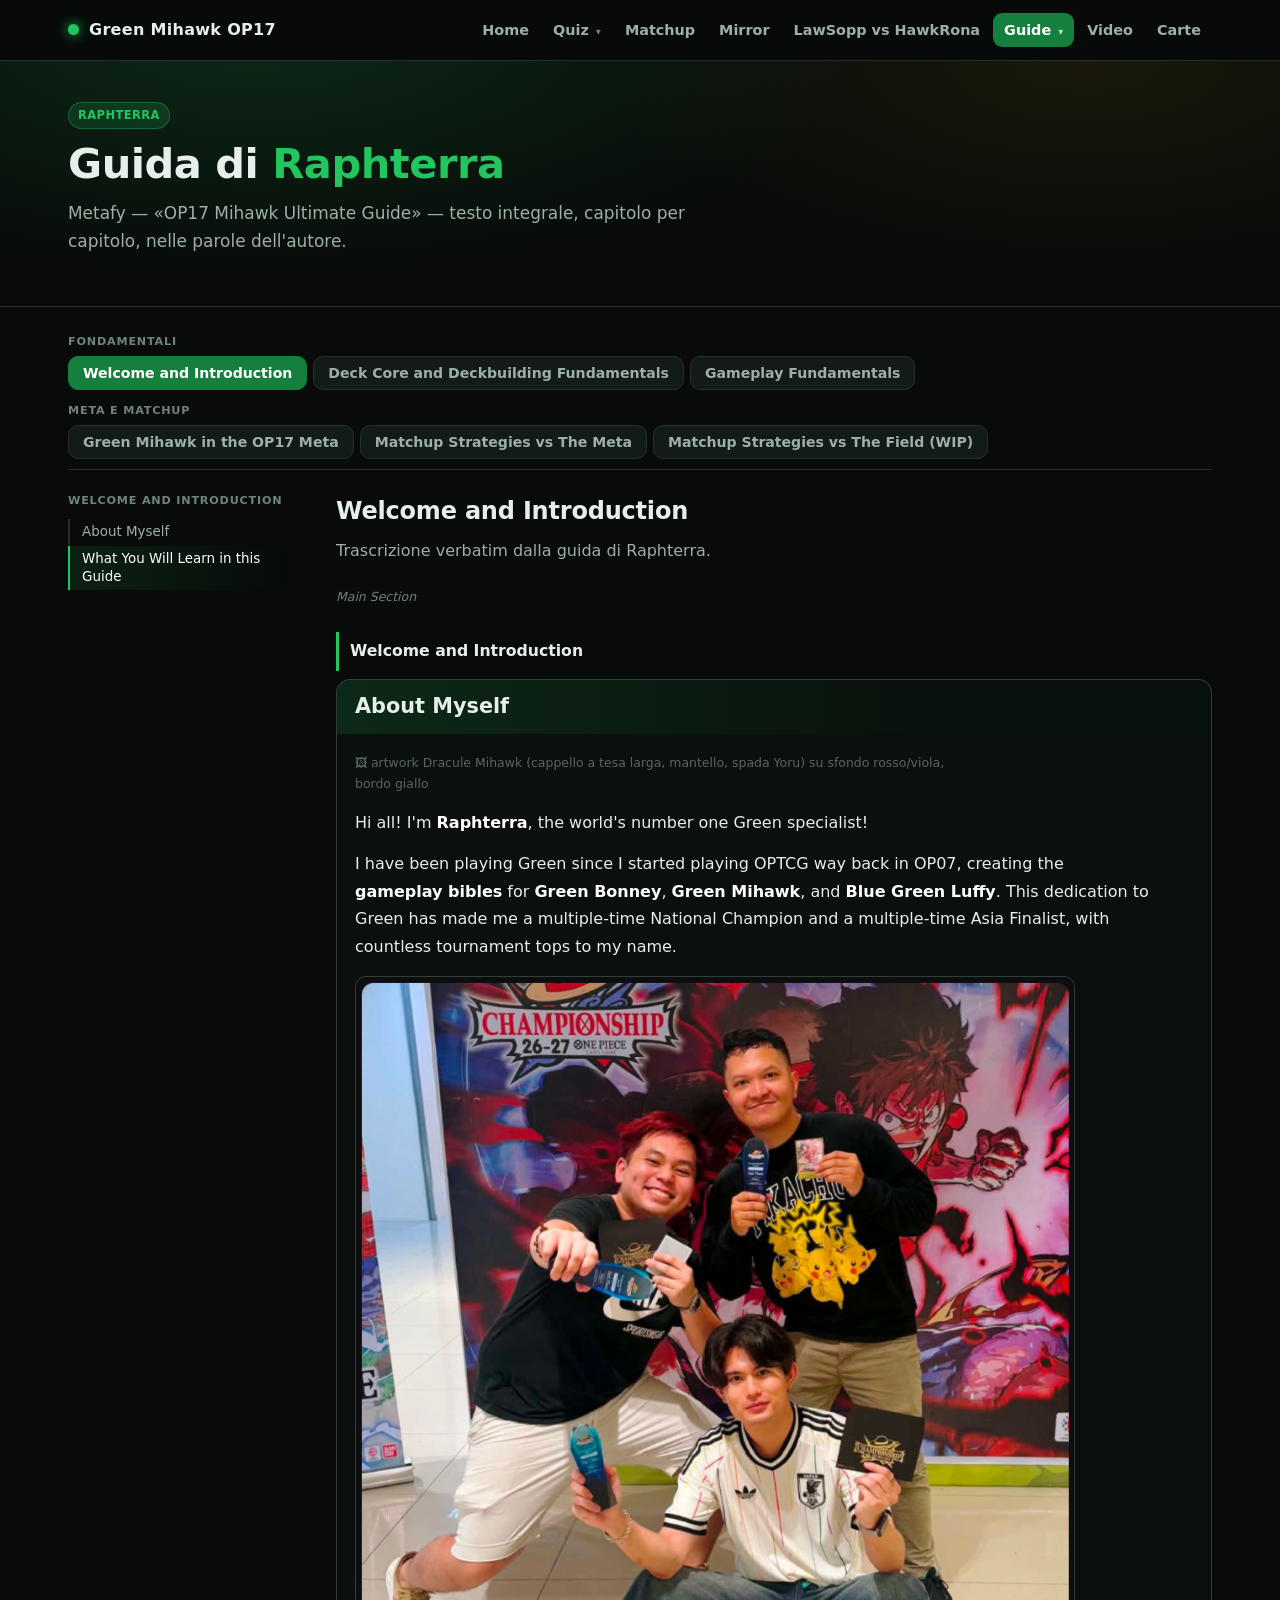
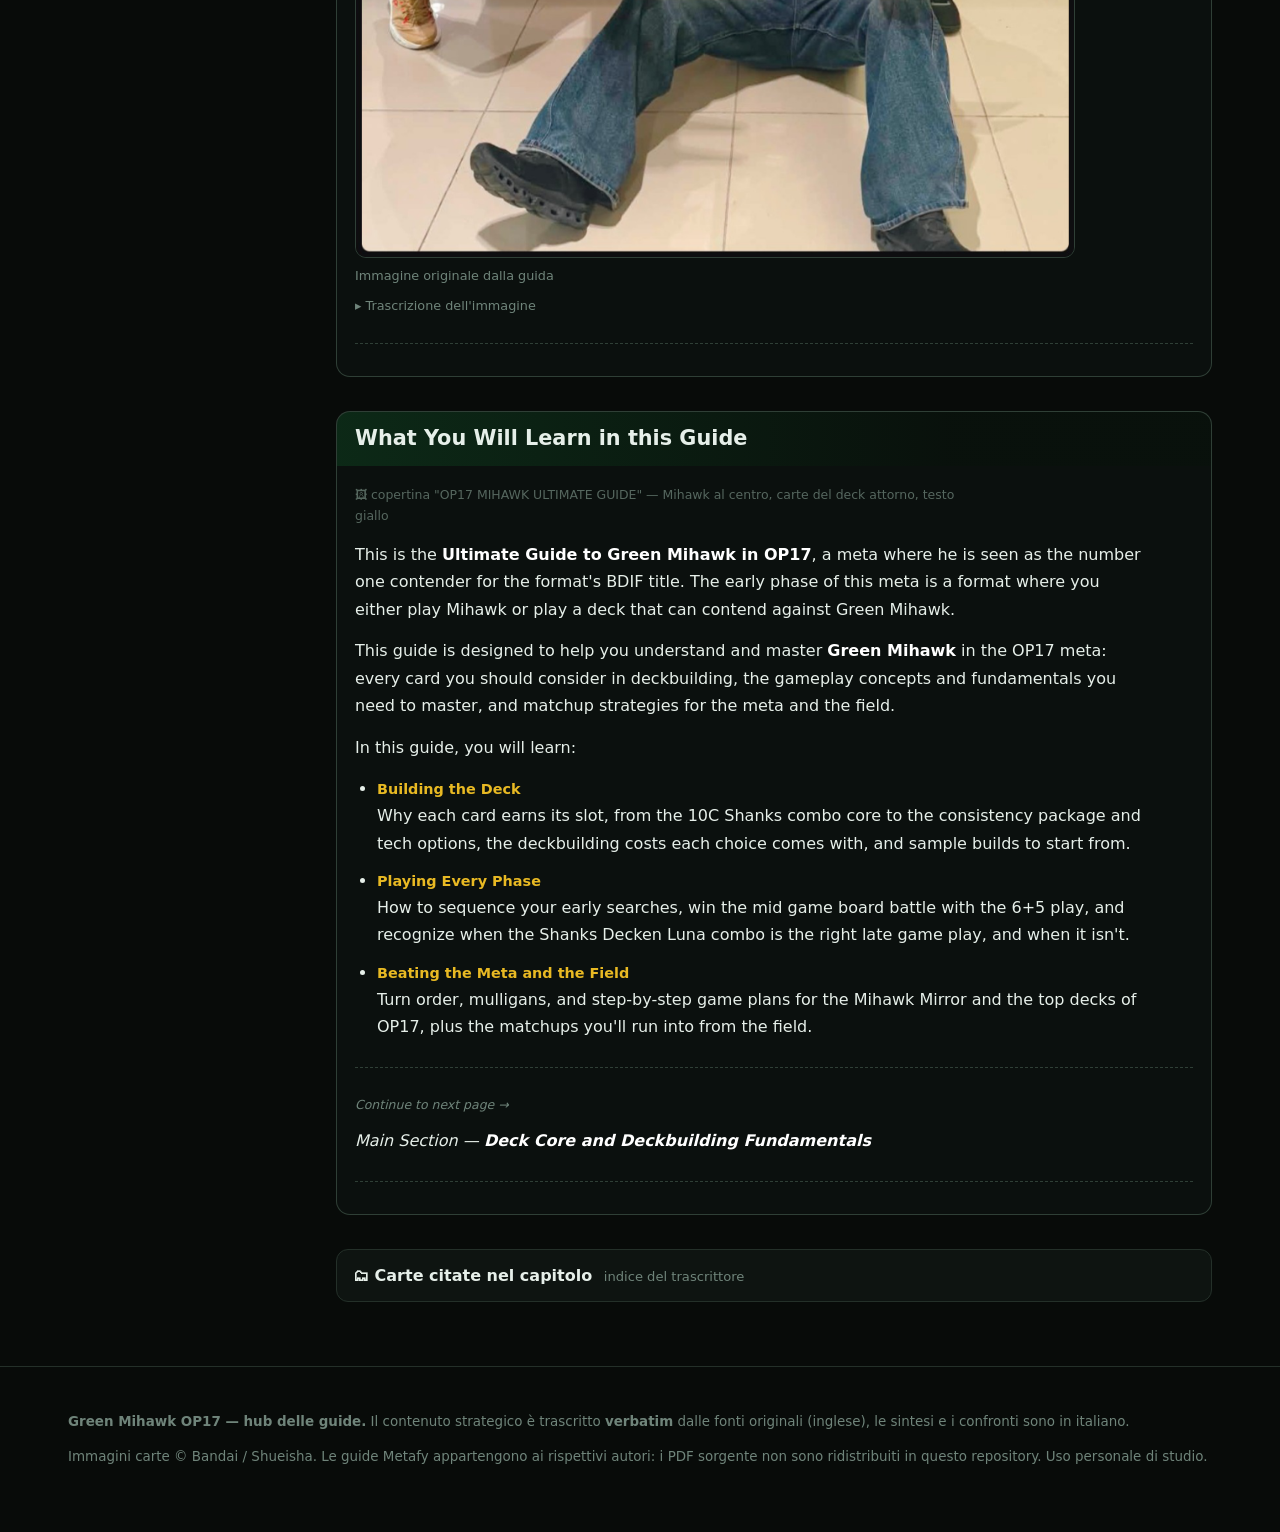
<file: guide/raphterra.html>
<!DOCTYPE html><html lang="it"><head>
<meta charset="utf-8"><meta name="viewport" content="width=device-width,initial-scale=1">
<title>Raphterra — Green Mihawk OP17</title>
<meta name="description" content="Guida Green Mihawk OP17 di Raphterra, trascrizione verbatim.">
<link rel="icon" href="data:image/svg+xml,<svg xmlns='http://www.w3.org/2000/svg' viewBox='0 0 100 100'><text y='.9em' font-size='90'>🗡️</text></svg>">
<link rel="stylesheet" href="../assets/style.css">
</head><body>
<header class="top"><div class="wrap topbar">
<div class="brand"><span class="dot"></span><a href="../index.html">Green Mihawk OP17</a></div>
<button class="navtoggle" type="button" aria-label="Apri il menu" aria-expanded="false"><span></span></button>
<nav class="main">
<a href="../index.html">Home</a>
<div class="dd"><button class="dd-b" type="button" aria-expanded="false">Quiz <i>▾</i></button><div class="dd-m">
 <a href="../quiz-deck.html"><b>Quale lista fa per te</b><span>11 domande, compresi i matchup che soffri tu</span></a>
 <a href="../quiz-player.html"><b>Che giocatore sei</b><span>A quale dei cinque autori somigli</span></a>
</div></div>
<a href="../matchup.html">Matchup</a>
<a href="../mirror.html">Mirror</a>
<a href="../confronto.html">LawSopp vs HawkRona</a>
<div class="dd"><button class="dd-b" type="button" aria-expanded="false">Guide <i>▾</i></button><div class="dd-m">
 <a href="../guide/raphterra.html"><b><i class="sw" style="background:var(--raph)"></i>Raphterra</b><span>La più sistematica · 6 capitoli</span></a>
 <a href="../guide/rondino.html"><b><i class="sw" style="background:var(--rond)"></i>Rondino</b><span>La matchups bible · masterclass 16/09</span></a>
 <a href="../guide/nebulus.html"><b><i class="sw" style="background:var(--neb)"></i>NebulusTCG</b><span>Tech, probabilità, mazzi gialli</span></a>
 <a href="../guide/impact.html"><b><i class="sw" style="background:var(--impact)"></i>Impact</b><span>Law + Yasopp · slide, video, Q&amp;A 17/09</span></a>
 <a href="../guide/samsans.html"><b><i class="sw" style="background:var(--sam)"></i>samsansOP</b><span>Mihawk 6c + Perona 5c · video</span></a>
 <a href="../guide/dojo.html"><b><i class="sw" style="background:var(--dojo)"></i>The Dojo</b><span>Sessioni: VOD review e ladder di Elijah</span></a>
</div></div>
<a href="../video.html">Video</a>
<a href="../carte.html">Carte</a>
</nav></div></header>
<div class="hero hero-s"><div class="wrap">
<span class="badge b-raph">Raphterra</span>
<h1 style="margin-top:12px">Guida di <em>Raphterra</em></h1>
<p class="sub">Metafy — «OP17 Mihawk Ultimate Guide» — testo integrale, capitolo per capitolo, nelle parole dell'autore.</p>
</div></div>
<section class="gpage"><div class="wrap">
<div data-tabs="panes"><div class="tabs"><span class="tg">Fondamentali</span><button data-tab="00-welcome">Welcome and Introduction</button><button data-tab="01-deckcore">Deck Core and Deckbuilding Fundamentals</button><button data-tab="02-gameplay">Gameplay Fundamentals</button><span class="tg">Meta e matchup</span><button data-tab="04-meta">Green Mihawk in the OP17 Meta</button><button data-tab="05-mu-meta">Matchup Strategies vs The Meta</button><button data-tab="06-mu-field">Matchup Strategies vs The Field (WIP)</button></div></div>
<div class="glayout">
<aside class="gtoc"><button class="gtoc-b" type="button">Indice del capitolo <i>▾</i></button><nav id="gtoc"></nav></aside>
<div id="panes"><div class="tabpane" data-pane="00-welcome"><h2 class="sec pane-t">Welcome and Introduction</h2><p class="lede">Trascrizione verbatim dalla guida di Raphterra.</p><div class="verb"><div class="crumb"><em>Main Section</em></div>
<h5 class="ph"><span>Welcome and Introduction</span></h5>
<section class="gs"><div class="gs-h"><h2 id="about-myself" data-t="About Myself">About Myself</h2></div><div class="gs-b">
<p class="banner">🖼 artwork Dracule Mihawk (cappello a tesa larga, mantello, spada Yoru) su sfondo rosso/viola, bordo giallo</p>
<p>Hi all! I'm <strong>Raphterra</strong>, the world's number one Green specialist!</p>
<p>I have been playing Green since I started playing OPTCG way back in OP07, creating the <strong>gameplay bibles</strong> for <strong>Green Bonney</strong>, <strong>Green Mihawk</strong>, and <strong>Blue Green Luffy</strong>. This dedication to Green has made me a multiple-time National Champion and a multiple-time Asia Finalist, with countless tournament tops to my name.</p>
<figure class="gfig"><a href="../img/guide/raphterra-foto.png" target="_blank" rel="noopener"><img src="../img/guide/raphterra-foto.png" alt="Immagine originale dalla guida" loading="lazy"></a><figcaption>Immagine originale dalla guida</figcaption></figure><details class="imgdesc"><summary>Trascrizione dell'immagine</summary><p class="banner">🖼 foto di tre giocatori davanti al backdrop "CHAMPIONSHIP 26-27 ONE PIECE CARD GAME", con trofei/premi e carte in mano</p></details>
<hr class="div">
</div></section>
<section class="gs"><div class="gs-h"><h2 id="what-you-will-learn-in-this-guide" data-t="What You Will Learn in this Guide">What You Will Learn in this Guide</h2></div><div class="gs-b">
<p class="banner">🖼 copertina "OP17 MIHAWK ULTIMATE GUIDE" — Mihawk al centro, carte del deck attorno, testo giallo</p>
<p>This is the <strong>Ultimate Guide to Green Mihawk in OP17</strong>, a meta where he is seen as the number one contender for the format's BDIF title. The early phase of this meta is a format where you either play Mihawk or play a deck that can contend against Green Mihawk.</p>
<p>This guide is designed to help you understand and master <strong>Green Mihawk</strong> in the OP17 meta: every card you should consider in deckbuilding, the gameplay concepts and fundamentals you need to master, and matchup strategies for the meta and the field.</p>
<p>In this guide, you will learn:</p>
<ul><li class="lab"><span class="lbl">Building the Deck</span>Why each card earns its slot, from the 10C Shanks combo core to the consistency package and tech options, the deckbuilding costs each choice comes with, and sample builds to start from.</li><li class="lab"><span class="lbl">Playing Every Phase</span>How to sequence your early searches, win the mid game board battle with the 6+5 play, and recognize when the Shanks Decken Luna combo is the right late game play, and when it isn't.</li><li class="lab"><span class="lbl">Beating the Meta and the Field</span>Turn order, mulligans, and step-by-step game plans for the Mihawk Mirror and the top decks of OP17, plus the matchups you'll run into from the field.</li></ul>
<hr class="div">
<div class="crumb"><em>Continue to next page →</em></div>
<p><em>Main Section — <strong>Deck Core and Deckbuilding Fundamentals</strong></em></p>
<hr class="div">
</div></section>
<details class="appx"><summary>🗂 Carte citate nel capitolo <span>indice del trascrittore</span></summary><div class="tscroll"><table><thead><tr><th>ID</th><th>Nome</th><th>Note</th></tr></thead><tbody><tr><td>OP14-020</td><td>Dracule Mihawk (Leader)</td><td>"Green Mihawk", soggetto della guida</td></tr><tr><td>OP17-022</td><td>Shanks</td><td>"10C Shanks", cuore del combo core</td></tr><tr><td>OP06-033</td><td>Vander Decken IX</td><td>"Decken" nella combo Shanks Decken Luna</td></tr><tr><td>OP08-036</td><td>Electrical Luna</td><td>"Luna" nella combo Shanks Decken Luna</td></tr><tr><td>—</td><td>6+5</td><td>Gioco da 6 costi + 5 costi (non una singola carta)</td></tr><tr><td>—</td><td>Green Bonney</td><td>Citato solo come altra gameplay bible dell'autore</td></tr><tr><td>—</td><td>Blue Green Luffy</td><td>Citato solo come altra gameplay bible dell'autore</td></tr></tbody></table></div></details></div></div><div class="tabpane" data-pane="01-deckcore"><h2 class="sec pane-t">Deck Core and Deckbuilding Fundamentals</h2><p class="lede">Trascrizione verbatim dalla guida di Raphterra.</p><div class="cmap"><div class="cmap-h">In questo capitolo · 5 sezioni</div><div class="cmap-g"><a class="cm-t" href="#deck-core-and-deckbuilding-fundamentals" data-jump="deck-core-and-deckbuilding-fundamentals"><span class="cm-n"></span><span>Deck Core and Deckbuilding Fundamentals</span></a><a class="cm-t" href="#deckbuilding-requirements-and-decision-points" data-jump="deckbuilding-requirements-and-decision-points"><span class="cm-n"></span><span>Deckbuilding Requirements and Decision Points</span></a><a class="cm-t" href="#sample-deck-builds" data-jump="sample-deck-builds"><span class="cm-n"></span><span>Sample Deck Builds</span></a><a class="cm-t" href="#quick-tech-cheatsheet-against-the-meta" data-jump="quick-tech-cheatsheet-against-the-meta"><span class="cm-n"></span><span>Quick Tech Cheatsheet Against The Meta</span></a><a class="cm-t" href="#final-note-on-deck-builds-the-core-carries" data-jump="final-note-on-deck-builds-the-core-carries"><span class="cm-n"></span><span>Final Note on Deck Builds - The Core Carries</span></a></div></div><div class="verb"><div class="crumb">— Main Section</div>
<section class="gs"><div class="gs-h"><h2 id="deck-core-and-deckbuilding-fundamentals" data-t="Deck Core and Deckbuilding Fundamentals">Deck Core and Deckbuilding Fundamentals</h2></div><div class="gs-b">
<figure class="gfig"><a href="../img/guide/raph-cheatsheet-deckbuilding.png" target="_blank" rel="noopener"><img src="../img/guide/raph-cheatsheet-deckbuilding.png" alt="Immagine originale dalla guida" loading="lazy"></a><figcaption>Immagine originale dalla guida</figcaption></figure><details class="imgdesc"><summary>Trascrizione dell'immagine</summary><p class="banner">🖼 infographic "OP17 FORMAT | GREEN MIHAWK - DECKBUILDING FUNDAMENTALS CHEATSHEET". Sulla sinistra il leader Dracule Mihawk (ID?), 5000 power, life 5, "The Seven Warlords of the Sea") con il testo: "If your opponent's Leader has the {Slash} attribute, this Leader gains +1000 power." / "[Activate: Main] [Once Per Turn] You may rest 1 of your cards. If there is a Character with a cost of 5 or more, set up to 3 of your DON!! cards as active. Then, you cannot play Character cards from your hand during this turn." Sulla destra una griglia di sezioni con miniature di carte, riquadri intitolati: "THE CONSISTENCY CORE [ SLASH + WANO ]" e "THE WINCON" (prima riga); "THE ULTIMATE COMBO", "MID GAME STAPLES", "MID GAME OPTIONS" (seconda riga); "FISHMAN SET", "BOSS TECH OPTIONS", "STAPLE EVENTS", "OK TECH" (terza riga). I nomi delle singole miniature sono troppo piccoli per essere letti con certezza.</p></details>
<div class="fn" title="Nota del trascrittore">✎ <span>i nomi/ID delle carte nelle miniature del cheatsheet non sono leggibili alla risoluzione dell'immagine — [ILLEGGIBILE].</span></div>
<p class="banner">🖼 artwork in bianco e nero di Mihawk (sinistra) e Shanks (destra) con al centro la carta a colori 10C Shanks (OP17-022), 12000 power, Red Haired Pirates, attributo Slash</p>
<div class="pan"><h3 id="the-new-boss-in-town" data-t="The New Boss in Town">The New Boss in Town</h3>
<p>OP17 is the strongest Mihawk has been yet, mainly due to the addition of one of the strongest cards printed in the game: a 10C Boss with the Slash attribute, <strong>10C Shanks (OP17-022)</strong>.</p>
<p><span class="cardchip"><img src="../carte/OP17-022.png" alt="" loading="lazy">Shanks <code>OP17-022</code></span> — 10 cost, 12000 power, attributo {Slash}, CHARACTER, "The Four Emperors/Red-Haired Pirates". Testo della carta: <strong>Rush</strong> (This card can attack on the turn in which it is played.) / <strong>On Play</strong> Set up to 2 of your DON!! cards as active. Then, rest all of your opponent's Characters.</p>
<p>The deck is now built around 10C Shanks. He has a 12k statline and the Rush keyword, combined with one of the most powerful On Play effects in the game: resting all of your opponent's characters.</p>
<div class="concepts"><div class="cc"><div class="cc-l">The 2-Cost Discount</div><div class="cc-t">On Play, he also restands 2 DON!!, effectively making him an 8-cost character and allowing you to do even more for the rest of your turn.</div></div><div class="cc"><div class="cc-l">The Combo Frame</div><div class="cc-t">Mihawk is now built around this gamechanging 10 DON!! play, with specific combo cards included in the deck to maximize 10C Shanks' On Play effect.</div></div></div>
<div class="vid"><span class="ic">▶</span><span>Video nella guida: <b>"(Guide Video) OP17 Mihawk vs G Shanks 1" — Raphterra. Thumbnail di una partita OPTCGSim: log di gioco a sinistra ("Destroyed / [Vince#1924] Yasopp (OP17-031): Set Benn Beckman (OP17-027) to Active / [Vince#1924] End Turn / [Djsjda#5391] Draw 1 Card / [Djsjda#5391] Draw 2 Don / [Djsjda#5391] Deploy Perona (OP12-034) / [Djsjda#5391] Perona (OP12-034): <strong>Reveal and Draw Trafalgar Law (OP13-031)</strong> / [Djsjda#5391] Placing Cards on Bottom of Deck / [Djsjda#5391] Deploy Trafalgar Law (OP13-031)"), punteggio "Mihawk: 1-0", carta ingrandita Trafalgar Law (OP13-031) 6 cost 6000 sulla destra, webcam del giocatore in basso a destra, scritta "Guarda su YouTube" e "metafy.gg/@raphterra"</b></span></div>
<p>This game showcases the power of 10C Shanks's rush keyword combined with a 12k statline!</p>
<p class="banner">🖼 artwork in stile manga di Vander Decken IX con le mani protese in avanti</p>
</div>
<div class="pan"><h3 id="the-combo-techs-3c-electrical-luna-2c-vander-dec" data-t="The Combo Techs: 3C Electrical Luna &amp; 2C Vander Decken">The Combo Techs: 3C Electrical Luna &amp; 2C Vander Decken</h3>
<p class="banner">🖼 tre carte affiancate su sfondo verde — Shanks (10 cost, 12000, Red Haired Pirates, OP17-022), Vander Decken IX (2 cost, 2000, Fishman/Flying Pirates, ID troppo piccolo per essere letto), Electrical Luna (3 cost, EVENT, Minks, OP08-036)</p>
<p>These are the two main synergy tech cards added to Green Mihawk to make the most of 10C Shanks' effect.</p>
<p><span class="cardchip"><img src="../carte/OP08-036.png" alt="" loading="lazy">Electrical Luna <code>OP08-036</code></span> — 3 cost, EVENT, Minks. Testo della carta: <strong>Main</strong> All of your opponent's rested characters with a cost of 7 or less do not become active during your opponent's next refresh phase. / <strong>Trigger</strong> Rest up to one of your opponent's characters.</p>
<h5 class="ph withcard"><img src="../carte/OP08-036.png" alt="" loading="lazy"><span>3C Electrical Luna (OP08-036)</span></h5>
<ul><li class="lab"><span class="lbl">The Obvious Follow-Up</span>If you can rest the opponent's whole board, why not keep them frozen so they can't attack the following turn?</li><li class="lab"><span class="lbl">Who It Hits</span>There are multiple decks in OP17 that Electrical Luna hits hard, such as Blue Rocks, Yellow Big Mom Pirates decks, and most importantly the Green Mihawk Mirror.</li><li class="lab"><span class="lbl">The Tempo Payoff</span>Developing a 12k Rush character while rendering most (if not all) of your opponent's board frozen is a game-ending tempo play if the opponent does not have an answer for it.</li><li class="lab"><span class="lbl">Out of Range Targets</span>For any characters outside of 3C Electrical Luna's range (8C or higher), your Rush 10C Shanks can attack for 12k to 14k power into them to take them out.</li></ul>
<p><span class="cardchip"><img src="../carte/OP06-033.png" alt="" loading="lazy">Vander Decken IX <code>OP06-033</code></span> — 2 cost, 2000 power, attributo {Ranged}, CHARACTER, Fishman/Flying Pirates, COUNTER +1000. Testo della carta: <strong>On Play</strong> You may trash a &lt;Fishman&gt; type card from your hand or trash a "Noa's Ark" from your hand or field: K.O. up to one of your opponent's rested characters.</p>
<h5 class="ph withcard"><img src="../carte/OP06-033.png" alt="" loading="lazy"><span>2C Vander Decken (OP06-033)</span></h5>
<ul><li class="lab"><span class="lbl">The Exact DON!! Match</span>10C Shanks restands 2 DON!! when he is played, exactly the amount of DON!! you need to play 2C Vander Decken.</li><li class="lab"><span class="lbl">Unconditional Removal</span>2C Vander Decken's On Play KOs ANY rested character, no matter what its stats are, at the cost of discarding 1 Fishman card from hand.</li><li class="lab"><span class="lbl">The Fishman Tax</span>This requirement adds a deckbuilding cost to running 2C Vander Decken, but Mihawk builds can easily afford it (more on this later).</li><li class="lab"><span class="lbl">Key Targets</span>The most relevant KO targets in the OP17 meta include bosses like 10C Shanks in the mirror, 10C Rocks and 7C Shiki in Blue Rocks, and 10C Linlin in</li></ul>
<p>Purple Yellow Robin.</p>
<p class="banner">🖼 tre carte affiancate su sfondo verde — Shanks (10 cost, 12000, Red Haired Pirates), Vander Decken IX (2 cost, 2000, Fishman/Flying Pirates), Electrical Luna (3 cost, EVENT, Minks)</p>
<h5 class="ph"><span>The Full Combo: 10C Shanks, 2C Vander Decken, 3C Electrical Luna</span></h5>
<div class="concepts"><div class="cc"><div class="cc-l">The Sequence</div><div class="cc-t">Putting all of this together, Green Mihawk can play all three cards for game-ending 10 DON!! turns.</div></div></div>
<ol><li>Play 10C Shanks to rest the whole board and restand 2 DON!!.</li><li>Play 2C Vander Decken to KO their biggest threat.</li><li>Use Green Mihawk's Leader ability to rest a card (this can be 2C Vander Decken himself) to restand 3 DON!!.</li><li>Play 3C Electrical Luna to freeze all 7C or lower characters.</li><li>From there, your 10C Shanks Rush body can still attack either into another rested body or into the opponent's Leader to start setting up lethal.</li></ol>
<div class="concepts"><div class="cc"><div class="cc-l">The Bottom Line</div><div class="cc-t">This combo leads to the strongest 10 DON!! tempo plays in the game, as it combines offense, body development, removal, and board freeze all in one turn.</div></div></div>
<p class="banner">🖼 artwork anime di Kinemon (samurai con capelli neri) su sfondo rosso/fiamme</p>
</div>
<div class="pan"><h3 id="the-consistency-core-slash-and-wano-package" data-t="The Consistency Core: Slash and Wano Package">The Consistency Core: Slash and Wano Package</h3>
<p class="banner">🖼 sette carte affiancate su sfondo verde — Kinemon (1 cost, 2000), Otama (1 cost, 0), Perona (1 cost, 2000), "You Can Be My Samurai!!!" (1 cost, EVENT), Kouzuki Oden (5 cost, 6000), Coffin Boat (1 cost, STAGE), Kawamatsu (5 cost, 6000). Gli ID sulle miniature non sono leggibili.</p>
<p>The Green Zoro starter deck released in OP16.5 brought Green two gamechanging Slash cards: <strong>1C Kinemon</strong> and <strong>5C Oden</strong>.</p>
<p><span class="cardchip"><img src="../carte/ST32-001.png" alt="" loading="lazy">Kin&#x27;emon <code>ST32-001</code></span> — 1 cost, 2000 power, attributo {Slash}, CHARACTER, "Land of Wano / The Akazaya Nine", COUNTER +1000. Testo della carta: <strong>On Play</strong> You may rest 1 of your (Slash) attribute Leaders or DON!! cards: Draw 2 cards and trash 1 cards for your hand.</p>
<div class="fn" title="Nota del trascrittore">✎ <span>il testo stampato sulla carta recita "trash 1 cards for your hand" (plurale + "for" al posto di "from"); riportato com'è.</span></div>
<h5 class="ph withcard"><img src="../carte/ST32-001.png" alt="" loading="lazy"><span>1C Kinemon (ST32-001)</span></h5>
<p>An early game, low-cost Slash draw and filter card for Green. Slash Leaders can use it for 1 DON!! in the early turns, when the Leader doesn't need to attack yet.</p>
<ul><li class="lab"><span class="lbl">Dig and Fix</span>A useful tool for digging through the deck while filtering the hand of unneeded bricks. In a deck like Green Mihawk, where we usually run 10+ counterless cards, having Kinemon is a godsend for fixing bad early hands.</li><li class="lab"><span class="lbl">Unsearchable Cards</span>He is also useful for digging the deck for cards that cannot be searched by the deck's searchers.</li></ul>
<p><span class="cardchip"><img src="../carte/ST32-002.png" alt="" loading="lazy">Kouzuki Oden <code>ST32-002</code></span> — 5 cost, 6000 power, attributo {Slash}, CHARACTER, "Land of Wano/Kouzuki Clan", COUNTER +1000. Testo della carta: <strong>On Play</strong> Draw 1 card. Up to 1 of your opponent's Characters with an original cost of 6 or less cannot be rested until the end of your opponent's next End Phase.</p>
<div class="fn" title="Nota del trascrittore">✎ <span>il testo della carta è in corpo molto piccolo; la porzione "until ... the end of your opponent's next End Phase" non è perfettamente leggibile (sembra contenere un "your" di troppo).</span></div>
<h5 class="ph withcard"><img src="../carte/ST32-002.png" alt="" loading="lazy"><span>5C Oden (ST32-002)</span></h5>
<p>One of the best value cards in the game: a 5C Slash 6k body with a counter that, On Play, draws a card and freezes an opponent's character with 6 base cost or less.</p>
<ul><li class="lab"><span class="lbl">The Saved Counter</span>In Green Mihawk, this develops a 6k body that enables our Leader ability, then replaces itself in hand with its On Play draw. It effectively saves you a counter card too, because it stops an opposing character from attacking for a turn.</li><li class="lab"><span class="lbl">The Base Cost Clause</span>Oden targets any character with 6 BASE cost, so even characters like 6C Enel or 6C Loki, who increase their cost once played, can be stunned by 5C Oden.</li></ul>
<div class="concepts"><div class="cc"><div class="cc-l">Shared Typing</div><div class="cc-t">1C Kinemon and 5C Oden are both Wano and Slash type, and Green happens to have a good set of search and draw engines that cater to these archetypes!</div></div></div>
<p><span class="cardchip"><img src="../carte/OP12-034.png" alt="" loading="lazy">Perona <code>OP12-034</code></span> — 1 cost, 2000 power, attributo {Special}, CHARACTER, "Muggy Kingdom/Thriller Bark Pirates", COUNTER +1000. Testo della carta: <strong>On Play</strong> If your Leader has the &lt;Slash&gt; attribute, look at the top 5 cards of your deck and reveal up to 1 &lt;Slash&gt; attribute card or up to 1 green Event card and put it in your hand. Then, place the rest on the bottom of your deck in any order.</p>
<h5 class="ph withcard"><img src="../carte/OP12-034.png" alt="" loading="lazy"><span>1C Perona (OP12-034)</span></h5>
<div class="concepts"><div class="cc"><div class="cc-l">Search Flexibility</div><div class="cc-t">One of the best searchers in the game, with a very wide search range covering any Slash type character or event in the game. Use it to find any character we need to fill out our curve, or utility events if we already have good characters in hand.</div></div></div>
<p><span class="cardchip"><img src="../carte/OP07-022.png" alt="" loading="lazy">Otama <code>OP07-022</code></span> — 1 cost, 0 power, attributo {Special}, CHARACTER, "Land of Wano", COUNTER +2000. Testo della carta: <strong>On Play</strong> Look at the top 5 cards of your deck, reveal up to one green {Land of Wano} type card other than [Otama] and put it into your hand. Then, place the rest of the cards on the bottom of your deck in any order.</p>
<h5 class="ph withcard"><img src="../carte/OP07-022.png" alt="" loading="lazy"><span>1C Otama (OP07-022)</span></h5>
<p>Green's 1C Wano searcher. Since 1C Kinemon and 5C Oden both have the Wano subtype, it only makes sense to include a Wano searcher, as long as we have enough Wano cards worth including in the deck.</p>
<p><span class="cardchip"><img src="../carte/OP01-055.png" alt="" loading="lazy">You Can Be My Samurai!!! <code>OP01-055</code></span> — 1 cost, EVENT, "Wano Country / Kozuki Family". Testo della carta: <strong>Main</strong> You may rest 2 of your Characters: Draw 2 cards.</p>
<h5 class="ph withcard"><img src="../carte/OP01-055.png" alt="" loading="lazy"><span>1C You Can Be My Samurai (OP01-055)</span></h5>
<ul><li class="lab"><span class="lbl">One Piece TCG's Pot of Greed</span>This is essentially a +1 to hand size, but it comes at the steep cost of resting two of your own characters, which can mean sacrificing attackers.</li><li class="lab"><span class="lbl">Minimizing the Cost</span>Thankfully, Green Mihawk has the tools to minimize this cost:<ul class="sub"><li>The 1 DON!! cost is easy to fit in our curve, because our Leader ability grants us 3 extra DON!! every turn.</li><li>With 1C Kinemon, 1C Perona, and 1C Otama as cheap searchers, resting two characters to activate 1C You Can Be My Samurai is easy, as we often play multiple searchers in the early game that won't be needed for attacks.</li></ul></li><li class="lab"><span class="lbl">The Hand Size Snowball</span>Resolving multiple copies of 1C You Can Be My Samurai in a game can lead to easy wins through raw hand size advantage.</li></ul>
<p><span class="cardchip"><img src="../carte/OP12-023.png" alt="" loading="lazy">Kawamatsu <code>OP12-023</code></span> — 5 cost, 6000 power, attributo {Slash}, CHARACTER, "Fish-Man/Land of Wano/The Akazaya Nine", COUNTER +2000. Nessun testo di effetto sulla carta.</p>
<h5 class="ph withcard"><img src="../carte/OP12-023.png" alt="" loading="lazy"><span>5C Kawamatsu (OP12-023)</span></h5>
<ul><li><strong>Here for the Typing: 5C Kawamatsu</strong> is a vanilla 5C 6k power 2k counter card, but he's not really here for his main text. He's here for his types and attributes.</li><li class="lab"><span class="lbl">The Triple Fit</span>Being Slash type means he's searchable by 1C Perona. Being Wano type means he's searchable by 1C Otama. Most importantly, he has the Fishman subtype, so you can use him as discard fodder for 2C Vander Decken's On Play requirement.</li></ul>
<ul><li class="lab"><span class="lbl">The Bottom Line</span>This makes 5C Kawamatsu the perfect 2k counter for the deck, as he fulfills three of the deck's needed subtypes and attributes.</li></ul>
<p><span class="cardchip"><img src="../carte/OP14-039.png" alt="" loading="lazy">Coffin Boat <code>OP14-039</code></span> — 1 cost, STAGE, "East Blue/The Seven Warlords of the Sea". Testo della carta: <strong>On Play</strong> If your Leader is [Dracule Mihawk], draw 1 card. / <strong>End of Your Turn</strong> If your Leader is [Dracule Mihawk], set up to 1 of your DON!! cards as active.</p>
<h5 class="ph withcard"><img src="../carte/OP14-039.png" alt="" loading="lazy"><span>1C Coffin Boat (OP14-039)</span></h5>
<p>Of course, Green Mihawk wouldn't be complete without his dedicated stage!</p>
<ul><li class="lab"><span class="lbl">Draw and Enable</span>1C Coffin Boat thins the deck with its On Play draw 1 effect, and ensures you always have a stage card to target with your Leader ability when resting characters isn't ideal for your turn.</li></ul>
<p>These consistency package cards give Mihawk a lot of searching and draw, giving you fairly consistent access to your mid to late game curve and utility events. Sometimes the raw draw power can overwhelm opposing decks that don't generate as much card value.</p>
<div class="vid"><span class="ic">▶</span><span>Video nella guida: <b>"OP17 Green Mihawk vs OP17 Kaido #3" — Raphterra. Thumbnail di una partita OPTCGSim: log di gioco a sinistra ("Kaido (OP17-058) [9000] / Attack Fails / [Djsjda#5391] End Turn / [AltReality#6698] Draw 1 Card / [AltReality#6698] Draw 2 Don / [AltReality#6698] Deploy Kaido (OP17-062) / [AltReality#6698] Kaido (OP17-058) attacking Dracule Mihawk (ST32-003) / [AltReality#6698] Kaido (OP17-058): Minus 1 Don / [AltReality#6698] Kaido (OP17-058): Buff Dracule Mihawk (ST32-003) -2000 / Kaido (OP17-062): Draw 1 Don"), punteggi "Mihawk Fish + Zoro: 0-0" e "Shanks Cope: 0-0", chat live sulla destra con il messaggio "@hoolanakila My goat", webcam del giocatore in basso a destra, scritte "Guarda su YouTube" e "metafy.gg/@raphterra"</b></span></div>
<p>This game shows how raw card advantage can carry a deck, even when running weird cards! (P.S. do not run 9C Zoro!)</p>
<hr class="div">
<p class="banner">🖼 artwork close-up of Yasopp grinning, pulling at his eye/hair with his hand</p>
</div>
<div class="pan"><h3 id="the-mid-game-army" data-t="The Mid Game Army"><span class="phase ph-mid">Mid</span>The Mid Game Army</h3>
<p>Green Mihawk shines in its go-wide capability with mid game 6k statline characters, and Green has multiple 5-cost options we can slot in depending on what you are looking to tech against.</p>
<div class="board"><b>Decklist</b>row of seven cards — 5 cost 6000 Kouzuki Oden; 5 cost 6000 Yasopp; 5 cost 6000 Perona; 5 cost 6000 Jewelry Bonney; 6 cost 6000 Trafalgar Law; 6 cost 7000 Dracule Mihawk; 7 cost 8000 Hody Jones</div>
<p><strong>5C Oden</strong> - Already covered in the prior section. He has the best card value among the 5-costs and fits the deck's searchers by being both Wano and Slash type.</p>
<div class="cprof"><a class="cp-img" href="../carte/OP17-031.png" target="_blank" rel="noopener"><img src="../carte/OP17-031.png" alt="Yasopp" loading="lazy"></a><div class="cp-body"><div class="cp-name">Yasopp <code>OP17-031</code></div><div class=cp-meta>5 cost, 6000 power, Ranged, Counter +1000, Red-Haired Pirates. On Play Draw 1 card and rest up to 1 of your opponent's Characters with a cost of 8 or less. End of Your Turn Set up to 1 of your Characters with a type including "Red-Haired Pirates" as active.</div></div></div>
<h5 class="ph withcard"><img src="../carte/OP17-031.png" alt="" loading="lazy"><span>5C Yasopp (OP17-031)</span></h5>
<p>The latest 5C powerhouse from OP17, a card that does a little bit of everything!</p>
<ul><li class="lab"><span class="lbl">Draw Plus Rest</span>A 5C 6k body that draws a card On Play (replacing itself in hand while developing a 6k body), then rests an opposing character with cost 8 or less, a very wide range of targets.</li><li class="lab"><span class="lbl">Setup for Removal</span>This means you can attack into those characters, or set up targets for 2C Vander Decken or 3C Electrical Luna.</li><li class="lab"><span class="lbl">The Self-Restand</span>Aside from his On Play, he also has an end of turn effect that restands a Red-Haired type character, including Yasopp himself. He can attack and keep restanding himself, keeping himself safe from your opponent's attacks.</li><li class="lab"><span class="lbl">Late Game Shanks Support</span>He can also restand 10C Shanks in the late game to keep your boss safe from big power-reduction cards.</li></ul>
<div class="cprof"><a class="cp-img" href="../carte/OP14-033.png" target="_blank" rel="noopener"><img src="../carte/OP14-033.png" alt="Perona" loading="lazy"></a><div class="cp-body"><div class="cp-name">Perona <code>OP14-033</code></div><div class=cp-meta>5 cost, 6000 power, Special, Counter +1000, Muggy Kingdom/Thriller Bark Pirates. On Play Up to 2 of your opponent's Characters with a cost of 5 or less cannot be rested until the end of your opponent's next turn. On K.O. You may rest 1 of your cards: Play up to 1 green Character card with a cost of 5 or less from your hand.</div></div></div>
<h5 class="ph withcard"><img src="../carte/OP14-033.png" alt="" loading="lazy"><span>5C Perona (OP14-033)</span></h5>
<p>Mihawk's classic tempo 5-cost since she was released.</p>
<ul><li class="lab"><span class="lbl">Indirect Card Draw</span>While she doesn't have an On Play draw like Oden and Yasopp, stunning up to 2 characters On Play effectively saves you 2 counter cards you would have used for defending. She provides card draw, just indirectly.</li></ul>
<div class="facts"><div class="fact "><span class="fk">Where She Shines</span><span class="fv">Her stun is still very relevant in the Green Mihawk Mirror and against Elbaf aggro decks.</span></div></div>
<ul><li class="lab"><span class="lbl">The Sticky Body</span>Her On KO effect gives her staying power on board, which is relevant in matchups that aim to control the board, like the Green Mihawk Mirror and Purple Enel.</li></ul>
<div class="cprof"><a class="cp-img" href="../carte/OP07-026.png" target="_blank" rel="noopener"><img src="../carte/OP07-026.png" alt="Jewelry Bonney" loading="lazy"></a><div class="cp-body"><div class="cp-name">Jewelry Bonney <code>OP07-026</code></div><div class=cp-meta>5 cost, 6000 power, Special, Counter +1000, Supernovas / Bonney Pirates. On Play Up to One of your opponents rested Characters or Don!! do not become active during their next refresh phase.</div></div></div>
<h5 class="ph withcard"><img src="../carte/OP07-026.png" alt="" loading="lazy"><span>5C Freeze Bonney (OP07-026)</span></h5>
<p>Green's timeless curve disruption tech card. She often takes up tech slots in metas with key on-curve plays to stop.</p>
<div class="concepts"><div class="cc"><div class="cc-l">OP17 Targets</div><div class="cc-t">In OP17 she disrupts a good number of key cards, mostly 10C boss cards like Green Mihawk's 10C Shanks and Purple Yellow Robin's 10C Linlin.</div></div></div>
<div class="cprof"><a class="cp-img" href="../carte/OP13-031.png" target="_blank" rel="noopener"><img src="../carte/OP13-031.png" alt="Trafalgar Law" loading="lazy"></a><div class="cp-body"><div class="cp-name">Trafalgar Law <code>OP13-031</code></div><div class=cp-meta>6 cost, 6000 power, Slash, FILM/Supernovas/Heart Pirates. If you have 1 or less Life cards, this Character gains Blocker. On Play You may return 1 Character to your hand: Play up to 1 Character card with a cost of 5 or less from your hand rested.</div></div></div>
<h5 class="ph"><span>6C Law &amp; 6C Mihawk</span></h5>
<p>These are our Slash mid game go-wide enablers. They have great synergy in Green Mihawk because we already run a variety of 5C characters with strong On Play effects, usually stopping attacks from opponents and generating card value.</p>
<ul><li class="lab"><span class="lbl">The Bridge to Late Game</span>If we can generate card value by stopping attackers while also developing bodies on board, we get strong mid game turns as we bridge toward the late game.</li><li class="lab"><span class="lbl">The 6+5 Play Pattern</span>The combination of 6C Mihawk or 6C Law with our 5-costs is commonly referred to as the 6+5 play pattern, the most common play the deck makes on its 6 to 9 DON!! turns.</li></ul>
<div class="cprof"><a class="cp-img" href="../carte/OP06-035.png" target="_blank" rel="noopener"><img src="../carte/OP06-035.png" alt="Hody Jones" loading="lazy"></a><div class="cp-body"><div class="cp-name">Hody Jones <code>OP06-035</code></div><div class=cp-meta>7 cost, 8000 power, Strike, Fishman / New Fishman Pirates. Rush (This card can attack on the turn in which it is play). On Play Rest up to a total of 2 of your opponents characters and/or don. Then, put the top of your life cards into your hand.</div></div></div>
<h5 class="ph withcard"><img src="../carte/OP06-035.png" alt="" loading="lazy"><span>7C Hody Jones (OP06-035)</span></h5>
<p>7C Hody Jones is used as a surprise late game finisher or as a mid game control tool.</p>
<ul><li class="lab"><span class="lbl">Fishman Fodder</span>He is counterless, but being a Fishman card, he can be used as discard fodder for 2C Vander Decken.</li><li class="lab"><span class="lbl">The Life Cost Drawback</span>His biggest drawback is that you take a life card when you play him. That can be quite costly in the modern game, where taking life cards in Green is a very high-risk play unless you're going for a game-ending play.</li></ul>
<div class="vid"><span class="ic">▶</span><span>Video nella guida: <b>"OP17 Green Mihawk vs Mirror #1" — Raphterra. Thumbnail shows an OPTCGSim board with game log ("[YamiG#5429] Deploy Hody Jones (OP06-035)", "Hody Jones (OP06-035) Rest 1 Opponent Don", "Hody Jones (OP06-035) Takes Top Life"), Twitch-style chat on the right, webcam of the author, overlay text "Mihawk Fish + Zoro: 7-3 / Shanks Cope: 7-3", watermark metafy.gg/@raphterra</b></span></div>
<p>This one shows both the strength and weakness of Hody Jones. Excellent as a late game closer, but very risky to use in the mid-game.</p>
<hr class="div">
<p class="banner">🖼 artwork of Law shouting with Bepo behind him, in a swirl of Room slashes</p>
</div>
<div class="pan"><h3 id="alternate-boss-cards" data-t="Alternate Boss Cards">Alternate Boss Cards</h3>
<p><strong>10C Shanks</strong> is a strong boss card, but having more options is always nice, for the games where you don't draw <strong>10C Shanks</strong>, or just to make your late game plays less predictable, since most players will expect 10C Shanks on the 10 DON!! turns.</p>
<div class="cprof"><a class="cp-img" href="../carte/ST24-004.png" target="_blank" rel="noopener"><img src="../carte/ST24-004.png" alt="Law &amp; Bepo" loading="lazy"></a><div class="cp-body"><div class="cp-name">Law &amp; Bepo <code>ST24-004</code></div><div class=cp-meta>10 cost, 11000 power, Slash/Strike, Minks/Supernovas/Heart Pirates. On Play Rest up to 1 of your opponent's Characters and that Character will not become active in your opponent's next Refresh Phase. Then, if your opponent has 2 or more rested Characters, your Leader gains +2000 power until the end of your opponent's next End Phase.</div></div></div>
<h5 class="ph withcard"><img src="../carte/ST24-004.png" alt="" loading="lazy"><span>10C Law Bepo (ST24-004)</span></h5>
<p>10C Shanks may have dethroned 10C Law Bepo as Green Mihawk's go-to boss card, but 10C Law Bepo is as reliable as ever as a secondary option.</p>
<ul><li class="lab"><span class="lbl">Offense vs. Control</span>10C Shanks is mostly an offensive card by itself and requires other cards to establish defense and control (3C Electrical Luna and 2C Vander</li></ul>
<p>Decken). 10C Law Bepo lacks 10C Shanks' immediate offensive impact, but he is a single-card control and defensive play with his freeze and lock effect and his Leader buff effect.</p>
<ul><li class="lab"><span class="lbl">The Stall Turn</span>He is useful in spots where you need to stall before getting lethal, buying you one more turn so you can finish the game with 10C Shanks on the following turn.</li></ul>
<h5 class="ph"><span>The Mirror Problem for Classic Bosses</span></h5>
<p>Sadly, aside from 10C Law Bepo, the rest of the classic Slash boss cards are difficult to justify in OP17, given how prevalent the Green Mihawk Mirror is in the meta.</p>
<div class="board"><b>Decklist</b>row of four cards — 10 cost 11000 Law &amp; Bepo; 7 cost 9000 Shanks; 9 cost 11000 Dracule Mihawk; 9 cost 11000 Shanks</div>
<h5 class="ph"><span>7C Shanks and 9C Mihawk</span></h5>
<ul><li class="lab"><span class="lbl">Free Decken Targets</span>These boss cards often rest themselves on the turn they're played to establish some sort of control. That is bad news in the Green Mihawk Mirror, because they become free targets for 2C Vander Decken, causing a big tempo loss since you used your entire turn to play them out.</li><li class="lab"><span class="lbl">Go 6+5 Instead</span>Most of the time, it's just better to go 6+5 on the turns where 7C Shanks and 9C Mihawk used to be played.</li><li class="lab"><span class="lbl">Just Leave-Them-Active?</span>Someone may argue that you can play 7C Shanks or 9C Mihawk and leave them active so they won't immediately become free targets for 2C Vander Decken. However, 5C Yasopp can just rest 7C Shanks to make him a rested target, and 9C Mihawk staying active means you spent 9 DON!! without establishing any control on board.</li></ul>
<h5 class="ph"><span>9C Shanks</span></h5>
<div class="concepts"><div class="cc"><div class="cc-l">The Yasopp Problem</div><div class="cc-t">In theory, 9C Shanks might be good in the Green Mihawk Mirror to take out rested bosses, but one card in the mirror renders him very ineffective: <strong>5C Yasopp</strong>. The most ideal 9C Shanks KO target in the mirror is 10C Shanks, but 5C Yasopp can keep him active at every end of turn, keeping him safe from 9C Shanks' KO effect.</div></div></div>
<div class="vid"><span class="ic">▶</span><span>Video nella guida: <b>"OP17 Green Mihawk vs Mirror #2" — Raphterra. Thumbnail shows an OPTCGSim board with game log ("[Kamui#5678] You Can Be My Samurai!!! (OP01-055) : Rest Dracule Mihawk (ST32-003)", "Rest Perona (OP14-033)", "Draw 2 Card", "Dracule Mihawk (ST32-003) Draw 1 Card", "Trash Dracule Mihawk (ST32-003)"), a "NoRest" marker on board, chat on the right, webcam of the author, overlay text "Mihawk Fish + Zoro: 4-1 / Shanks Cope: 3-2", watermark metafy.gg/@raphterra</b></span></div>
<p>This one shows how 10C Law Bepo is still a very good card, and also how 7C Shanks is hard to justify in the current meta.</p>
<hr class="div">
<p class="banner">🖼 manga panel of Shanks facing Whitebeard</p>
</div>
<div class="pan"><h3 id="event-techs" data-t="Event Techs">Event Techs</h3>
<p>Green Mihawk's Leader ability gives him 3 extra DON!! every turn that can be used to play events, so a Mihawk list wouldn't be complete without our event options, and we have quite a lot of options in OP17!</p>
<h5 class="ph"><span>Event Staples</span></h5>
<div class="board"><b>Decklist</b>two event cards — 3 cost Electrical Luna; 1 cost Billion-fold World Trichiliocosm</div>
<div class="facts"><div class="fact "><span class="fk">3C Electrical Luna</span><span class="fv">Already covered above as the event that best synergizes with 10C Shanks.</span></div></div>
<div class="cprof"><a class="cp-img" href="../carte/OP06-038.png" target="_blank" rel="noopener"><img src="../carte/OP06-038.png" alt="Billion-fold World Trichiliocosm" loading="lazy"></a><div class="cp-body"><div class="cp-name">Billion-fold World Trichiliocosm <code>OP06-038</code></div><div class=cp-meta>1 cost Event, Straw Hat Crew/Dressrosa. Counter Up to 1 of your Leader or Characters gains +2000 power during this battle. Then, if you have 8 or more rested cards, that card gains an additional +2000 power. Trigger KO up to one of your opponent's rested characters with a cost of 3 or less.</div></div></div>
<div class="concepts"><div class="cc"><div class="cc-l">1C Billion Fold (OP06-038)</div><div class="cc-t">The staple 4k counter event for Green Mihawk, always useful and relevant in every matchup for defending characters or the Leader from big attacks.</div></div><div class="cc"><div class="cc-l">The Must-Have Pair</div><div class="cc-t">3C Electrical Luna and 1C Billion Fold are the two must-have events in every Green Mihawk list in OP17, due to their synergy with the deck or their generic utility in any matchup.</div></div></div>
<h5 class="ph"><span>Preference Techs</span></h5>
<p>The following tech cards are mostly based on preference or on which decks you are trying to tech against, and Green has a wide variety of tech events in this regard!</p>
<div class="board"><b>Decklist</b>four 1-cost event cards — For Fun; I Never Bother to Remember the Faces of Trash; I Know You're Strong, So I'll Go All Out From the Start!!; Demonic Aura Nine-Sword Style Asura Dead Man's Game</div>
<p>All of the following options have On Play effects if you want to use them on your turn, but can also be used as a 3k counter for your Leader if you don't need their On Play effect.</p>
<div class="cprof"><a class="cp-img" href="../carte/OP14-037.png" target="_blank" rel="noopener"><img src="../carte/OP14-037.png" alt="For Fun" loading="lazy"></a><div class="cp-body"><div class="cp-name">For Fun <code>OP14-037</code></div><div class=cp-meta>1 cost Event, East Blue/The Seven Warlords of the Sea. Main You may rest 3 of your cards: K.O. up to 1 of your opponent's rested Characters with 7000 base power or less. Counter Up to 1 of your Leader gains +3000 power during this battle.</div></div></div>
<h5 class="ph withcard"><img src="../carte/OP14-037.png" alt="" loading="lazy"><span>1C For Fun (OP14-037)</span></h5>
<p>A cheap KO event that KOs any rested character with 7k base power or less, and you can even rest your 1C characters, leader, or stage to pay its cost.</p>
<div class="concepts"><div class="cc"><div class="cc-l">Where It Hits</div><div class="cc-t">A relevant tech for the Green Mihawk Mirror (any rested 5C or 6C), Elbaf Aggro (4C Saul), and Blue Rocks (4C Captain John).</div></div></div>
<div class="cprof"><a class="cp-img" href="../carte/OP14-038.png" target="_blank" rel="noopener"><img src="../carte/OP14-038.png" alt="I Never Bother to Remember the Faces of Trash" loading="lazy"></a><div class="cp-body"><div class="cp-name">I Never Bother to Remember the Faces of Trash <code>OP14-038</code></div><div class=cp-meta>1 cost Event, The Seven Warlords of the Sea. Main You may rest 2 of your cards: Draw 1 card. Then, rest up to 1 of your opponent's Characters with 7000 base power or less. Counter Up to 1 of your Leader gains +3000 power during this battle.</div></div></div>
<h4>1C Trash Event (OP14-038)</h4>
<p>A rest event you can use to implement the starve gameplan from the get-go, resting early to mid game characters from Elbaf Aggro and Purple Yellow Robin.</p>
<div class="concepts"><div class="cc"><div class="cc-l">Self-Replacing</div><div class="cc-t">Similar to For Fun, you can rest your characters, leader, and stage to pay for this card's cost, and it draws a card On Play, so it replaces itself in your hand.</div></div></div>
<div class="cprof"><a class="cp-img" href="../carte/OP13-040.png" target="_blank" rel="noopener"><img src="../carte/OP13-040.png" alt="I Know You&#x27;re Strong...So I&#x27;ll Go All Out From the Start!!!" loading="lazy"></a><div class="cp-body"><div class="cp-name">I Know You're Strong...So I'll Go All Out From the Start!!! <code>OP13-040</code></div><div class="cp-eff">Cost 1, green Event. <strong>Main</strong> You may rest 2 of your DON!! cards: Up to 2 of your opponent's rested Characters with a cost of 7 or less will not become active in your opponent's next Refresh Phase. <strong>Counter</strong> Up to 1 of your Leader gains +3000 power during this battle. Type: Supernovas/Straw Hat Crew</div></div></div>
<h4>1C All Out (OP13-040)</h4>
<p>A weaker version of 3C Electrical Luna, but it comes with the safety option of being usable as a 3k counter for defense.</p>
<div class="concepts"><div class="cc"><div class="cc-l">Luna Copies 5 and Up</div><div class="cc-t">Generally, you're better off just playing 3C Electrical Luna for its gamechanging effect. I would only play 1C All Out as extra copies of 3C Electrical Luna if the meta evolves to the point where we need to play more than 4 copies of Electrical Luna.</div></div></div>
<div class="cprof"><a class="cp-img" href="../carte/OP12-037.png" target="_blank" rel="noopener"><img src="../carte/OP12-037.png" alt="Demonic Aura Nine-Sword Style Asura Dead Man&#x27;s Game" loading="lazy"></a><div class="cp-body"><div class="cp-name">Demonic Aura Nine-Sword Style Asura Dead Man's Game <code>OP12-037</code></div><div class="cp-eff">Cost 1, green Event. <strong>Main</strong> You may rest 3 of your DON!! cards: Rest up to 2 of your opponent's Characters or DON!! cards. <strong>Counter</strong> Up to 1 of your Leader gains +3000 power during this battle. Type: Straw Hat Crew</div></div></div>
<h4>1C Dead Man's Game (OP12-037)</h4>
<p>It used to be the staple lethal enabler event for Green Mihawk, but in OP17 it has seen less play because 10C Shanks can rest blockers and fill the role of 1C Dead Man's Game.</p>
<div class="concepts"><div class="cc"><div class="cc-l">Resting Active DON!!</div><div class="cc-t">It can still be useful for resting active DON!! against decks that run defensive counter events, such as Purple Yellow Robin, the Green Mihawk Mirror, or Elbaf Aggro.</div></div></div>
<p class="banner">🖼 artwork of Trafalgar Law (white hat, holding sword) on the left and Mihawk (red hat, yellow eyes) on the right, in a yellow-bordered banner</p>
</div>
</div></section>
<section class="gs"><div class="gs-h"><h2 id="deckbuilding-requirements-and-decision-points" data-t="Deckbuilding Requirements and Decision Points">Deckbuilding Requirements and Decision Points</h2></div><div class="gs-b">
<p>Before we proceed to the sample builds, let's review some deckbuilding requirements and deckbuilding costs for Green Mihawk in OP17.</p>
<div class="pan"><h3 id="the-deckbuilding-costs" data-t="The Deckbuilding Costs">The Deckbuilding Costs</h3>
<ul><li class="lab"><span class="lbl">6C Law Needs 1C Characters</span>Decks that run 6C Law must run a good number of low-cost characters as bounce targets: 1C Perona, 1C Kinemon, and 1C Otama,</li></ul>
<p>running 4 of each.</p>
<ul><li class="lab"><span class="lbl">6C Mihawk Needs Perona</span>Decks that run 6C Mihawk must run 5C Perona to have more play targets alongside 5C Oden, usually a minimum of 3 copies of Perona alongside 4 copies of Oden.</li><li class="lab"><span class="lbl">1C Otama Needs Wano</span>1C Otama needs enough non-Otama Wano targets to minimize the chance of her search whiffing, usually a minimum of 14 non-Otama Wano cards.</li><li class="lab"><span class="lbl">2C Vander Decken Needs Fishmen</span>You need enough Fishman cards to serve as fodder for Decken's discard, usually a minimum of 7 copies including Vander Decken himself.</li><li class="lab"><span class="lbl">Rest Events Need 1C Coffin Boat</span>If you are running 1C For Fun or 1C Trash Event, you ideally need 3 copies of Coffin Boat, so you have an easier time paying these events' rest requirement without resting your DON!! or key characters.</li></ul>
</div>
<div class="pan"><h3 id="6c-law-vs-6c-mihawk" data-t="6C Law vs. 6C Mihawk">6C Law vs. 6C Mihawk</h3>
<p class="banner">🖼 Mihawk artwork in the center holding two cards — on the left 6C Trafalgar Law (6000 power, green), on the right 6C Dracule Mihawk (7000 power, green); black-and-white artwork of Law and Mihawk in the background</p>
<p>6C Law and 6C Mihawk both have pros and cons.</p>
<h4>6C Law</h4>
<ul><li class="lab"><span class="lbl">Hand Neutral</span>He replaces himself in hand when played due to his On Play bounce effect, and lets you recur searchers to secure your late game.</li><li class="lab"><span class="lbl">Any 5-Cost</span>He can play any 5-cost character from hand, which allows you to run non-Slash characters like 5C Freeze Bonney and 5C Yasopp, and lets you spam disruption effects like 5C Perona and 5C Bonney.</li><li class="lab"><span class="lbl">Late Game Blocker</span>He becomes a blocker you can hide behind in the late game, letting you run fortress (or "turtle") strategies while setting up lethal.</li><li class="lab"><span class="lbl">Bounce Target Drawback</span>His main downside is that he requires a character on board to bounce. If you have a bad early game with no early characters, or if your opponent actively clears your weenies, you may be locked out of playing him, and he can be a dead card in hand until you draw into a searcher.</li><li class="lab"><span class="lbl">The Rested Play Drawback</span>He plays the other character rested, leaving that character vulnerable to attacks.</li></ul>
<ul><li class="lab"><span class="lbl">The Safer Option</span>He's generally the safer option due to the hand advantage he provides and his defensive utility in the late game.</li></ul>
<h4>6C Mihawk</h4>
<ul><li>The 7k Statline: His 7k statline is very significant for attacking, for staying safe from Purple Enel's power-based removal, and for being harder to attack into in board control matchups.</li><li class="lab"><span class="lbl">The Active Play</span>He plays the other character active, so it is not vulnerable to attacks on the opponent's turn. This makes him more likely to stick on board, especially against removal-based decks like Purple Enel or board control-centric matchups like the Green Mihawk Mirror.</li><li class="lab"><span class="lbl">No Setup Needed</span>He doesn't need any early game setup to activate his On Play effect, so he is less vulnerable to opponents clearing your weenies. Even with a bad early game, you can go online in the mid game as long as you have 6C Mihawk alongside a 5-cost.</li><li class="lab"><span class="lbl">The On Attack Filter</span>He also has an On Attack filter effect to dig through the deck and discard unwanted bricks.</li><li><strong>The Drawbacks vs. 6C Law:</strong><ul class="sub"><li>He does not replace himself in hand when played.</li><li>He is limited to playing Slash and Perona characters (5C Oden and 5C Perona), so he can't play generic 5-costs like 5C Yasopp and 5C Freeze Bonney.</li><li>He has low defensive utility and can be bad to play in the late game.</li></ul></li></ul>
<div class="concepts"><div class="cc"><div class="cc-l">The Hybrid Take</div><div class="cc-t">Most builds choose either 6C Mihawk or 6C Law, but in my opinion a hybrid of the two is a good balance. 6C Law is generally good, but copies of 6C Mihawk let you still have game even with a bad start of no early characters. There are also turns where you don't draw 6C Law on curve, and extra 6C go-wide cards add to the deck's mid game consistency.</div></div></div>
<p class="banner">🖼 artwork of Perona (purple hair, green hat) screaming, with her ghosts</p>
</div>
<div class="pan"><h3 id="5c-freeze-bonney-vs-5c-perona" data-t="5C Freeze Bonney vs. 5C Perona">5C Freeze Bonney vs. 5C Perona</h3>
<p>Most players agree that 5C Oden and 5C Yasopp are staples for the deck because they replace themselves upon play in addition to their board control effects. The difference is usually which extra 5-costs to play, and it's usually a choice between 5C Freeze Bonney and 5C Perona.</p>
<ul><li class="lab"><span class="lbl">The Case for Bonney</span>5C Freeze Bonney is more popular, because she can freeze the 10 DON!! turn and delay Yellow's 10C Linlin and Green's 10C Shanks. She can also be great in the mid game when you lose the dice and go first, stopping 6 DON!! plays like 6C Law in the Green Mihawk Mirror and 6C Marco against Red</li></ul>
<p>Ace.</p>
<ul><li class="lab"><span class="lbl">The Case for Perona</span>5C Perona stops two attackers On Play and has an On KO effect that makes her more sticky. She can be very good against Elbaf Aggro, the Mihawk Mirror, and Purple Enel.</li></ul>
<div class="concepts"><div class="cc"><div class="cc-l">My Pick</div><div class="cc-t">In my opinion, 5C Freeze Bonney can be good in very specific situations, but 5C Perona is safer and has more general utility.</div></div></div>
</div>
</div></section>
<section class="gs"><div class="gs-h"><h2 id="sample-deck-builds" data-t="Sample Deck Builds">Sample Deck Builds</h2></div><div class="gs-b">
<div class="pan"><h3 id="sample-deck-1-standard-6c-law" data-t="Sample Deck 1 - Standard 6C Law">Sample Deck 1 - Standard 6C Law</h3>
<figure class="gfig"><a href="../img/guide/raph-deck1-standard-law.png" target="_blank" rel="noopener"><img src="../img/guide/raph-deck1-standard-law.png" alt="Decklist — immagine originale dalla guida" loading="lazy"></a><figcaption>Decklist — immagine originale dalla guida</figcaption></figure><details class="imgdesc"><summary>Trascrizione dell'immagine</summary><div class="board"><b>Decklist</b>cardkaizoku.com deck view, header "[OP14] Dracule Mihawk" with QR code</div></details>
<div class="tscroll"><table><thead><tr><th>Qty</th><th>Card</th><th>ID</th><th>Cost</th><th>Power</th></tr></thead><tbody><tr><td>1 (Leader)</td><td>Dracule Mihawk</td><td>OP14-020</td><td>—</td><td>5000</td></tr><tr><td>4</td><td>Otama</td><td>OP07-022</td><td>1</td><td>0</td></tr><tr><td>4</td><td>Perona</td><td>OP12-034</td><td>1</td><td>2000</td></tr><tr><td>4</td><td>Kin'emon</td><td>ST32-001</td><td>1</td><td>2000</td></tr><tr><td>4</td><td>Vander Decken IX</td><td>OP06-033</td><td>2</td><td>2000</td></tr><tr><td>4</td><td>Kawamatsu</td><td>OP12-023</td><td>5</td><td>6000</td></tr><tr><td>4</td><td>Yasopp</td><td>OP17-031</td><td>5</td><td>6000</td></tr><tr><td>4</td><td>Kouzuki Oden</td><td>ST32-002</td><td>5</td><td>6000</td></tr><tr><td>4</td><td>Trafalgar Law</td><td>OP13-031</td><td>6</td><td>6000</td></tr><tr><td>4</td><td>Shanks</td><td>OP17-022</td><td>10</td><td>12000</td></tr><tr><td>4</td><td>You Can Be My Samurai!!</td><td>OP01-055</td><td>1</td><td>Event</td></tr><tr><td>4</td><td>The Billion-fold World Trichilocosm</td><td>OP06-038</td><td>1</td><td>Event</td></tr><tr><td>3</td><td>Electrical Luna</td><td>OP08-036</td><td>3</td><td>Event</td></tr><tr><td>3</td><td>Coffin Boat</td><td>OP14-039</td><td>1</td><td>Stage</td></tr></tbody></table></div>
<p class="tlabel">▦ deck statistics bar chart</p>
<div class="bars2"><div class="b2l">Cost</div><div class="b2"><span class="b2k">1</span><span class="b2t"><i style="width:100%"></i></span><span class="b2v">23</span></div><div class="b2"><span class="b2k">2</span><span class="b2t"><i style="width:17%"></i></span><span class="b2v">4</span></div><div class="b2"><span class="b2k">3</span><span class="b2t"><i style="width:13%"></i></span><span class="b2v">3</span></div><div class="b2"><span class="b2k">5</span><span class="b2t"><i style="width:52%"></i></span><span class="b2v">12</span></div><div class="b2"><span class="b2k">6</span><span class="b2t"><i style="width:17%"></i></span><span class="b2v">4</span></div><div class="b2"><span class="b2k">10</span><span class="b2t"><i style="width:17%"></i></span><span class="b2v">4</span></div><div class="b2"><span class="b2k">STAGE</span><span class="b2t"><i style="width:13%"></i></span><span class="b2v">3</span></div></div>
<div class="bars2"><div class="b2l">Type</div><div class="b2"><span class="b2k">CHAR</span><span class="b2t"><i style="width:100%"></i></span><span class="b2v">36</span></div><div class="b2"><span class="b2k">EVENT</span><span class="b2t"><i style="width:31%"></i></span><span class="b2v">11</span></div></div>
<div class="bars2"><div class="b2l">Counter</div><div class="b2"><span class="b2k">0</span><span class="b2t"><i style="width:100%"></i></span><span class="b2v">22</span></div><div class="b2"><span class="b2k">1000</span><span class="b2t"><i style="width:91%"></i></span><span class="b2v">20</span></div><div class="b2"><span class="b2k">2000</span><span class="b2t"><i style="width:36%"></i></span><span class="b2v">8</span></div></div>
<p>This is a good starting point for the deck. It goes for maximum consistency in getting the Shanks Decken combo for the late game, and it's good for familiarizing yourself with how the deck plays. I suggest using this as your starting point, then changing the deck based on your preference.</p>
<div class="concepts"><div class="cc"><div class="cc-l">Tech Slots (the ones you can opt to replace)</div><div class="cc-t">4th Vander Decken, 4th You Can Be My Samurai, 3rd Coffin Boat, 4th Billion Fold, 3rd Luna, 4th 10C Shanks.</div></div></div>
</div>
<div class="pan"><h3 id="sample-deck-2-standard-6c-law-techs" data-t="Sample Deck 2 - Standard 6C Law + Techs">Sample Deck 2 - Standard 6C Law + Techs</h3>
<figure class="gfig"><a href="../img/guide/raph-deck2-standard-tech.png" target="_blank" rel="noopener"><img src="../img/guide/raph-deck2-standard-tech.png" alt="Decklist — immagine originale dalla guida" loading="lazy"></a><figcaption>Decklist — immagine originale dalla guida</figcaption></figure><details class="imgdesc"><summary>Trascrizione dell'immagine</summary><div class="board"><b>Decklist</b>cardkaizoku.com deck view, header "[OP14] Dracule Mihawk" with QR code</div></details>
<div class="tscroll"><table><thead><tr><th>Qty</th><th>Card</th><th>ID</th><th>Cost</th><th>Power</th></tr></thead><tbody><tr><td>1 (Leader)</td><td>Dracule Mihawk</td><td>OP14-020</td><td>—</td><td>5000</td></tr><tr><td>4</td><td>Otama</td><td>OP07-022</td><td>1</td><td>0</td></tr><tr><td>4</td><td>Perona</td><td>OP12-034</td><td>1</td><td>2000</td></tr><tr><td>4</td><td>Kin'emon</td><td>ST32-001</td><td>1</td><td>2000</td></tr><tr><td>3</td><td>Vander Decken IX</td><td>OP06-033</td><td>2</td><td>2000</td></tr><tr><td>2</td><td>Jewelry Bonney</td><td>OP07-026</td><td>5</td><td>6000</td></tr><tr><td>4</td><td>Kawamatsu</td><td>OP12-023</td><td>5</td><td>6000</td></tr><tr><td>4</td><td>Yasopp</td><td>OP17-031</td><td>5</td><td>6000</td></tr><tr><td>4</td><td>Kouzuki Oden</td><td>ST32-002</td><td>5</td><td>6000</td></tr><tr><td>4</td><td>Trafalgar Law</td><td>OP13-031</td><td>6</td><td>6000</td></tr><tr><td>4</td><td>Shanks</td><td>OP17-022</td><td>10</td><td>12000</td></tr><tr><td>1</td><td>Law &amp; Bepo</td><td>ST24-004</td><td>10</td><td>11000</td></tr><tr><td>3</td><td>You Can Be My Samurai!!</td><td>OP01-055</td><td>1</td><td>Event</td></tr><tr><td>4</td><td>The Billion-fold World Trichilocosm</td><td>OP06-038</td><td>1</td><td>Event</td></tr><tr><td>3</td><td>Electrical Luna</td><td>OP08-036</td><td>3</td><td>Event</td></tr><tr><td>2</td><td>Coffin Boat</td><td>OP14-039</td><td>1</td><td>Stage</td></tr></tbody></table></div>
<p class="tlabel">▦ deck statistics bar chart</p>
<div class="bars2"><div class="b2l">Cost</div><div class="b2"><span class="b2k">1</span><span class="b2t"><i style="width:100%"></i></span><span class="b2v">21</span></div><div class="b2"><span class="b2k">2</span><span class="b2t"><i style="width:14%"></i></span><span class="b2v">3</span></div><div class="b2"><span class="b2k">3</span><span class="b2t"><i style="width:14%"></i></span><span class="b2v">3</span></div><div class="b2"><span class="b2k">5</span><span class="b2t"><i style="width:67%"></i></span><span class="b2v">14</span></div><div class="b2"><span class="b2k">6</span><span class="b2t"><i style="width:19%"></i></span><span class="b2v">4</span></div><div class="b2"><span class="b2k">10</span><span class="b2t"><i style="width:24%"></i></span><span class="b2v">5</span></div><div class="b2"><span class="b2k">STAGE</span><span class="b2t"><i style="width:10%"></i></span><span class="b2v">2</span></div></div>
<div class="bars2"><div class="b2l">Type</div><div class="b2"><span class="b2k">CHAR</span><span class="b2t"><i style="width:100%"></i></span><span class="b2v">38</span></div><div class="b2"><span class="b2k">EVENT</span><span class="b2t"><i style="width:26%"></i></span><span class="b2v">10</span></div></div>
<div class="bars2"><div class="b2l">Counter</div><div class="b2"><span class="b2k">0</span><span class="b2t"><i style="width:100%"></i></span><span class="b2v">21</span></div><div class="b2"><span class="b2k">1000</span><span class="b2t"><i style="width:100%"></i></span><span class="b2v">21</span></div><div class="b2"><span class="b2k">2000</span><span class="b2t"><i style="width:38%"></i></span><span class="b2v">8</span></div></div>
<p>This is the modified version of the list above, teched harder for the mirror. It includes 5C Freeze Bonney to freeze the DON!! and 10C Law Bepo for the turns where you don't have 2C Decken to take out 10C Shanks.</p>
</div>
<div class="pan"><h3 id="sample-deck-3-hybrid-6c-law-6c-mihawk-my-most-pr" data-t="Sample Deck 3: Hybrid 6C Law + 6C Mihawk (My Most Preferred)">Sample Deck 3: Hybrid 6C Law + 6C Mihawk (My Most Preferred)</h3>
<figure class="gfig"><a href="../img/guide/raph-deck3-hybrid.png" target="_blank" rel="noopener"><img src="../img/guide/raph-deck3-hybrid.png" alt="Decklist — immagine originale dalla guida" loading="lazy"></a><figcaption>Decklist — immagine originale dalla guida</figcaption></figure><details class="imgdesc"><summary>Trascrizione dell'immagine</summary><div class="board"><b>Decklist</b>cardkaizoku.com deck view, header "[OP14] Dracule Mihawk" with QR code</div></details>
<div class="tscroll"><table><thead><tr><th>Qty</th><th>Card</th><th>ID</th><th>Cost</th><th>Power</th></tr></thead><tbody><tr><td>1 (Leader)</td><td>Dracule Mihawk</td><td>OP14-020</td><td>—</td><td>5000</td></tr><tr><td>4</td><td>Otama</td><td>OP07-022</td><td>1</td><td>0</td></tr><tr><td>4</td><td>Perona</td><td>OP12-034</td><td>1</td><td>2000</td></tr><tr><td>4</td><td>Kin'emon</td><td>ST32-001</td><td>1</td><td>2000</td></tr><tr><td>3</td><td>Vander Decken IX</td><td>OP06-033</td><td>2</td><td>2000</td></tr><tr><td>4</td><td>Kawamatsu</td><td>OP12-023</td><td>5</td><td>6000</td></tr><tr><td>3</td><td>Perona</td><td>OP14-033</td><td>5</td><td>6000</td></tr><tr><td>3</td><td>Yasopp</td><td>OP17-031</td><td>5</td><td>6000</td></tr><tr><td>4</td><td>Kouzuki Oden</td><td>ST32-002</td><td>5</td><td>6000</td></tr><tr><td>3</td><td>Trafalgar Law</td><td>OP13-031</td><td>6</td><td>6000</td></tr><tr><td>2</td><td>Dracule Mihawk</td><td>ST32-003</td><td>6</td><td>7000</td></tr><tr><td>4</td><td>Shanks</td><td>OP17-022</td><td>10</td><td>12000</td></tr><tr><td>1</td><td>Law &amp; Bepo</td><td>ST24-004</td><td>10</td><td>11000</td></tr><tr><td>3</td><td>You Can Be My Samurai!!</td><td>OP01-055</td><td>1</td><td>Event</td></tr><tr><td>4</td><td>The Billion-fold World Trichilocosm</td><td>OP06-038</td><td>1</td><td>Event</td></tr><tr><td>2</td><td>Electrical Luna</td><td>OP08-036</td><td>3</td><td>Event</td></tr><tr><td>2</td><td>Coffin Boat</td><td>OP14-039</td><td>1</td><td>Stage</td></tr></tbody></table></div>
<p class="tlabel">▦ deck statistics bar chart</p>
<div class="bars2"><div class="b2l">Cost</div><div class="b2"><span class="b2k">1</span><span class="b2t"><i style="width:100%"></i></span><span class="b2v">21</span></div><div class="b2"><span class="b2k">2</span><span class="b2t"><i style="width:14%"></i></span><span class="b2v">3</span></div><div class="b2"><span class="b2k">3</span><span class="b2t"><i style="width:10%"></i></span><span class="b2v">2</span></div><div class="b2"><span class="b2k">5</span><span class="b2t"><i style="width:67%"></i></span><span class="b2v">14</span></div><div class="b2"><span class="b2k">6</span><span class="b2t"><i style="width:24%"></i></span><span class="b2v">5</span></div><div class="b2"><span class="b2k">10</span><span class="b2t"><i style="width:24%"></i></span><span class="b2v">5</span></div><div class="b2"><span class="b2k">STAGE</span><span class="b2t"><i style="width:10%"></i></span><span class="b2v">2</span></div></div>
<div class="bars2"><div class="b2l">Type</div><div class="b2"><span class="b2k">CHAR</span><span class="b2t"><i style="width:100%"></i></span><span class="b2v">39</span></div><div class="b2"><span class="b2k">EVENT</span><span class="b2t"><i style="width:23%"></i></span><span class="b2v">9</span></div></div>
<div class="bars2"><div class="b2l">Counter</div><div class="b2"><span class="b2k">0</span><span class="b2t"><i style="width:100%"></i></span><span class="b2v">21</span></div><div class="b2"><span class="b2k">1000</span><span class="b2t"><i style="width:100%"></i></span><span class="b2v">21</span></div><div class="b2"><span class="b2k">2000</span><span class="b2t"><i style="width:38%"></i></span><span class="b2v">8</span></div></div>
<p>This is a sample Hybrid list with 6C Mihawk and 6C Law, and it is my most preferred variant of Green Mihawk because it has a backup plan in case the early game doesn't go well, like when I don't draw any early searchers or my opponent clears my weenie board.</p>
<p>From my testing, this variant is the most consistent one, and the one I feel confident enough to bring to a big event, because there is less chance that a bad opener automatically leads to a loss.</p>
<div class="facts"><div class="fact "><span class="fk">Tech Slots</span><span class="fv">4th Billion Fold, Law Bepo slot, 4th 10C Shanks.</span></div></div>
</div>
<div class="pan"><h3 id="sample-deck-4-trash-mihawk-build" data-t="Sample Deck 4: Trash Mihawk Build">Sample Deck 4: Trash Mihawk Build</h3>
<figure class="gfig"><a href="../img/guide/raph-deck4-trash.png" target="_blank" rel="noopener"><img src="../img/guide/raph-deck4-trash.png" alt="Decklist — immagine originale dalla guida" loading="lazy"></a><figcaption>Decklist — immagine originale dalla guida</figcaption></figure><details class="imgdesc"><summary>Trascrizione dell'immagine</summary><div class="board"><b>Decklist</b>cardkaizoku.com deck view, header "[OP14] Dracule Mihawk" with QR code</div></details>
<div class="tscroll"><table><thead><tr><th>Qty</th><th>Card</th><th>ID</th><th>Cost</th><th>Power</th></tr></thead><tbody><tr><td>1 (Leader)</td><td>Dracule Mihawk</td><td>OP14-020</td><td>—</td><td>5000</td></tr><tr><td>2</td><td>Otama</td><td>OP07-022</td><td>1</td><td>0</td></tr><tr><td>4</td><td>Perona</td><td>OP12-034</td><td>1</td><td>2000</td></tr><tr><td>2</td><td>Kikunojo</td><td>OP14-023</td><td>1</td><td>2000</td></tr><tr><td>4</td><td>Kin'emon</td><td>ST32-001</td><td>1</td><td>2000</td></tr><tr><td>3</td><td>Vander Decken IX</td><td>OP06-033</td><td>2</td><td>2000</td></tr><tr><td>4</td><td>Kawamatsu</td><td>OP12-023</td><td>5</td><td>6000</td></tr><tr><td>4</td><td>Yasopp</td><td>OP17-031</td><td>5</td><td>6000</td></tr><tr><td>4</td><td>Kouzuki Oden</td><td>ST32-002</td><td>5</td><td>6000</td></tr><tr><td>4</td><td>Trafalgar Law</td><td>OP13-031</td><td>6</td><td>6000</td></tr><tr><td>4</td><td>Shanks</td><td>OP17-022</td><td>10</td><td>12000</td></tr><tr><td>2</td><td>You Can Be My Samurai!!</td><td>OP01-055</td><td>1</td><td>Event</td></tr><tr><td>3</td><td>The Billion-fold World Trichilocosm</td><td>OP06-038</td><td>1</td><td>Event</td></tr><tr><td>4</td><td>I Never Bother to Remember the Faces of Trash</td><td>OP14-038</td><td>1</td><td>Event</td></tr><tr><td>2</td><td>Electrical Luna</td><td>OP08-036</td><td>3</td><td>Event</td></tr><tr><td>4</td><td>Coffin Boat</td><td>OP14-039</td><td>1</td><td>Stage</td></tr></tbody></table></div>
<p class="tlabel">▦ deck statistics bar chart</p>
<div class="bars2"><div class="b2l">Cost</div><div class="b2"><span class="b2k">1</span><span class="b2t"><i style="width:100%"></i></span><span class="b2v">25</span></div><div class="b2"><span class="b2k">2</span><span class="b2t"><i style="width:12%"></i></span><span class="b2v">3</span></div><div class="b2"><span class="b2k">3</span><span class="b2t"><i style="width:8%"></i></span><span class="b2v">2</span></div><div class="b2"><span class="b2k">5</span><span class="b2t"><i style="width:48%"></i></span><span class="b2v">12</span></div><div class="b2"><span class="b2k">6</span><span class="b2t"><i style="width:16%"></i></span><span class="b2v">4</span></div><div class="b2"><span class="b2k">10</span><span class="b2t"><i style="width:16%"></i></span><span class="b2v">4</span></div><div class="b2"><span class="b2k">STAGE</span><span class="b2t"><i style="width:16%"></i></span><span class="b2v">4</span></div></div>
<div class="bars2"><div class="b2l">Type</div><div class="b2"><span class="b2k">CHAR</span><span class="b2t"><i style="width:100%"></i></span><span class="b2v">35</span></div><div class="b2"><span class="b2k">EVENT</span><span class="b2t"><i style="width:31%"></i></span><span class="b2v">11</span></div></div>
<div class="bars2"><div class="b2l">Counter</div><div class="b2"><span class="b2k">0</span><span class="b2t"><i style="width:100%"></i></span><span class="b2v">23</span></div><div class="b2"><span class="b2k">1000</span><span class="b2t"><i style="width:83%"></i></span><span class="b2v">19</span></div><div class="b2"><span class="b2k">2000</span><span class="b2t"><i style="width:35%"></i></span><span class="b2v">8</span></div></div>
<p>This is the recent variant that gained popularity in the West, using four copies of 1C Trash Event for better board control and to improve the matchups against PY Robin and Elbaf Aggro.</p>
<p>I like this variant from testing too, but I still prefer the Hybrid Law + Mihawk variant for its mid game consistency. Perhaps a combination of the two variants will work, but I need to do more testing!</p>
<div class="facts"><div class="fact "><span class="fk">Tech Slots</span><span class="fv">4th 10C Shanks, 4th Trash Event, 4th Coffin Boat.</span></div></div>
</div>
</div></section>
<section class="gs"><div class="gs-h"><h2 id="quick-tech-cheatsheet-against-the-meta" data-t="Quick Tech Cheatsheet Against The Meta">Quick Tech Cheatsheet Against The Meta</h2></div><div class="gs-b">
<figure class="gfig"><a href="../img/guide/raph-cheatsheet-tech-meta.png" target="_blank" rel="noopener"><img src="../img/guide/raph-cheatsheet-tech-meta.png" alt="Immagine originale dalla guida" loading="lazy"></a><figcaption>Immagine originale dalla guida</figcaption></figure><details class="imgdesc"><summary>Trascrizione dell'immagine</summary><p class="banner">🖼 infographic titled "<strong>OP17 FORMAT | GREEN MIHAWK - TECH CHEATSHEET AGAINST THE META</strong>". On the left, the leader card Dracule Mihawk "The Seven Warlords of the Sea" (OP14-020), 5000 power, Slash attribute, 5 Life; text: "If your opponent's Leader has the &lt;Slash&gt; attribute, this Leader gains +1000 power. [Activate:Main] [Once Per Turn] You may rest 1 of your cards: If there is a Character with a cost of 5 or more, set up to 3 of your DON!! cards as active. Then, you cannot play Character cards from your hand during this turn." On the right, six opponent-leader panels each labelled "MATCHUP TECH CARDS" (the Red Ace panel reads "MATCHUP TECH CARD") with the tech cards below each leader: top row — Nico Robin (purple/yellow, 5000) with 2 tech cards; Dracule Mihawk (green, 5000) with 3 tech cards; Portgas D. Ace (red, 5000) with 1 tech card. Bottom row — Enel (purple, 5000) with 2 tech cards; a red/orange leader (5000) with 2 tech cards; a yellow/red Elbaf leader (5000) with 2 tech cards.</p></details>
<p>Here is a quick tech-card cheatsheet that you can use as reference when preparing your decklist for your events!</p>
<ul><li class="lab"><span class="lbl">Green Mihawk Mirror</span>10C Law Bepo, 3C Electrical Luna, 5C Bonney</li><li><strong>Purple Yellow Robin:</strong> 1C Trash Event, 5C Bonney</li><li><strong>Red Ace:</strong> 5C Bonney</li><li><strong>Purple Enel:</strong> 6C Mihawk, 5C Perona</li><li class="lab"><span class="lbl">Elbaf Aggro</span>1C For Fun, 1C Trash Event</li></ul>
</div></section>
<section class="gs"><div class="gs-h"><h2 id="final-note-on-deck-builds-the-core-carries" data-t="Final Note on Deck Builds - The Core Carries">Final Note on Deck Builds - The Core Carries</h2></div><div class="gs-b">
<p>Ultimately, most of the core cards stay the same across lists, and the core is strong enough to bring you success as long as you play well!</p>
<div class="concepts"><div class="cc"><div class="cc-l">Find Your Comfort</div><div class="cc-t">I suggest testing out different things and going with what feels right and comfortable to you. Don't overthink it too much!</div></div></div>
<div class="crumb">Continue to next page →</div>
<p>Main Section <strong>Gameplay Fundamentals</strong></p>
</div></section></div></div><div class="tabpane" data-pane="02-gameplay"><h2 class="sec pane-t">Gameplay Fundamentals</h2><p class="lede">Trascrizione verbatim dalla guida di Raphterra.</p><div class="cmap"><div class="cmap-h">In questo capitolo · 19 sezioni</div><div class="cmap-g"><a class="cm-t" href="#gameplay-fundamentals" data-jump="gameplay-fundamentals"><span class="cm-n"></span><span>Gameplay Fundamentals</span></a><a class="cm-t" href="#turn-order-and-mulligans" data-jump="turn-order-and-mulligans"><span class="cm-n"></span><span>Turn Order and Mulligans</span></a><a class="cm-t" href="#general-gameplan" data-jump="general-gameplan"><span class="cm-n"></span><span>General Gameplan</span></a><a class="cm-t" href="#early-game-1-to-4-don" data-jump="early-game-1-to-4-don"><span class="cm-n"></span><span>Early Game (1 to 4 DON!!)</span></a><a class="cm-t" href="#you-can-be-my-samurai-usage-and-6c-law-setup" data-jump="you-can-be-my-samurai-usage-and-6c-law-setup"><span class="cm-n"></span><span>You Can Be My Samurai Usage and 6C Law Setup</span></a><a class="cm-t" href="#starving-with-kinemon-or-1c-trash-event" data-jump="starving-with-kinemon-or-1c-trash-event"><span class="cm-n"></span><span>Starving With Kinemon or 1C Trash Event</span></a><a class="cm-t" href="#spare-don-in-the-early-game" data-jump="spare-don-in-the-early-game"><span class="cm-n"></span><span>Spare DON!! in the Early Game</span></a><a class="cm-t" href="#the-no-1-cost-opener" data-jump="the-no-1-cost-opener"><span class="cm-n"></span><span>The No 1-Cost Opener</span></a><a class="cm-t" href="#mid-game-5-to-9-don" data-jump="mid-game-5-to-9-don"><span class="cm-n"></span><span>Mid Game (5 to 9 DON!!)</span></a><a class="cm-t" href="#which-5c-to-play-first-on-your-5-to-6-don-turns" data-jump="which-5c-to-play-first-on-your-5-to-6-don-turns"><span class="cm-n"></span><span>Which 5C to Play First on Your 5 to 6 DON!! Turns?</span></a><a class="cm-t" href="#5c-odens-freeze-targets" data-jump="5c-odens-freeze-targets"><span class="cm-n"></span><span>5C Oden&#x27;s Freeze Targets</span></a><a class="cm-t" href="#5c-yasopp-rest-punish" data-jump="5c-yasopp-rest-punish"><span class="cm-n"></span><span>5C Yasopp: Rest &amp; Punish</span></a><a class="cm-t" href="#5c-perona-perona-spam" data-jump="5c-perona-perona-spam"><span class="cm-n"></span><span>5C Perona: Perona Spam</span></a><a class="cm-t" href="#5c-bonney-the-don-freeze" data-jump="5c-bonney-the-don-freeze"><span class="cm-n"></span><span>5C Bonney: The DON!! Freeze</span></a><a class="cm-t" href="#searching-playing-6c-law-vs-6c-mihawk" data-jump="searching-playing-6c-law-vs-6c-mihawk"><img src="../carte/OP14-020.png" alt="" loading="lazy"><span>Searching &amp; Playing 6C Law vs 6C Mihawk:</span></a><a class="cm-t" href="#late-game-10-don" data-jump="late-game-10-don"><span class="cm-n"></span><span>Late Game (10 DON!!+)</span></a><a class="cm-t" href="#other-card-combos-usage" data-jump="other-card-combos-usage"><span class="cm-n"></span><span>Other Card Combos &amp; Usage</span></a><a class="cm-t" href="#never-give-up" data-jump="never-give-up"><span class="cm-n"></span><span>Never Give Up!</span></a><a class="cm-t" href="#final-tip-assess-the-misplay" data-jump="final-tip-assess-the-misplay"><span class="cm-n"></span><span>Final Tip: Assess the Misplay!</span></a></div></div><div class="verb"><div class="crumb">— Main Section</div>
<section class="gs"><div class="gs-h"><h2 id="gameplay-fundamentals" data-t="Gameplay Fundamentals">Gameplay Fundamentals</h2></div><div class="gs-b">
<p class="banner">🖼 close-up artwork of Mihawk (green/purple tones) with a sword and a purple-clad figure with jewelled rings in the foreground, gold-bordered banner</p>
</div></section>
<section class="gs"><div class="gs-h"><h2 id="turn-order-and-mulligans" data-t="Turn Order and Mulligans">Turn Order and Mulligans</h2></div><div class="gs-b">
<div class="pan"><h3 id="turn-order-go-second" data-t="Turn Order Go Second"><span class="phase ph-turn">Turno</span>Turn Order Go Second</h3>
<div class="concepts"><div class="cc"><div class="cc-l">Racing to the Power Turn</div><div class="cc-t">Most meta decks in the OP17 format prefer going second to reach their power turns faster. Green Mihawk's main power turn is our 10C Shanks turn, Purple Yellow Robin's power turn is their 10C Linlin turn, and Elbaf Aggro's power turn is their 8 DON!! 8C Luffy turn.</div></div></div>
<p>Most decks want to go second to reach their own power turn or to deny the opponent's.</p>
<div class="concepts"><div class="cc"><div class="cc-l">Going First Exceptions</div><div class="cc-t">The decks you want to go first against are Purple Enel and Purple Kaido. In most other matchups, you want to go second.</div></div></div>
<p>If you're uncertain about a matchup, take second if you win the dice roll. Reaching your 10C Shanks turn as soon as possible is never bad.</p>
</div>
<div class="pan"><h3 id="general-mulligan" data-t="General Mulligan"><span class="phase ph-mull">Mulligan</span>General Mulligan</h3>
<p>Your ideal hand has 1C Perona and 1C Kinemon. This opener lets you search and draw for cards to fill your curve, and it sets up future plays such as 1C You Can Be My Samurai or 6C Law.</p>
<div class="concepts"><div class="cc"><div class="cc-l">Nice-to-Haves</div><div class="cc-t">If you already have a good hand, nice cards to have are your 5-costs that draw (5C Oden, 5C Yasopp), or your go-wide 6-costs (6C Law, 6C Mihawk) if you have 5-costs alongside them.</div></div></div>
<hr class="div">
<p class="banner">🖼 close-up artwork of Mihawk in his red hat and black coat, with a white blade crossing the frame and a green-tinted figure on the right, gold-bordered banner</p>
</div>
</div></section>
<section class="gs"><div class="gs-h"><h2 id="general-gameplan" data-t="General Gameplan">General Gameplan</h2></div><div class="gs-b">
<p>In this section, I list the common decisions and plays you make in each phase of the game, along with the concepts related to those decisions and plays.</p>
<p class="banner">🖼 chibi-style artwork of Perona with pink hair and big eyes, underwater/teal background, gold-bordered banner</p>
</div></section>
<section class="gs"><div class="gs-h"><h2 id="early-game-1-to-4-don" data-t="Early Game (1 to 4 DON!!)">Early Game (1 to 4 DON!!)</h2></div><div class="gs-b">
<p>In the early game, you should generally be searching and drawing for your mid game curve.</p>
<div class="pan"><h3 id="early-searching-and-drawing-the-1-cost-priority-" data-t="Early Searching and Drawing: The 1-Cost Priority Order"><span class="phase ph-early">Early</span>Early Searching and Drawing: The 1-Cost Priority Order</h3>
<p>When deciding which card to play first among Kinemon, Perona, Coffin Boat, and Otama:</p>
<h4>1C Kinemon (First Priority)</h4>
<ul><li class="lab"><span class="lbl">The Leader Rest Window</span>This is usually the first character you should prioritize playing, especially on the turn when your Leader cannot attack yet, since you can rest your Leader to activate Kinemon's On Play draw and filter.</li><li class="lab"><span class="lbl">Discarding With Kinemon</span>Discard extra bricks (Law, Shanks, You Can Be My Samurai). Discard cards that will only be used in the late game and that you are likely to draw more copies of, e.g. 10C Shanks when you're going first, since it will be a long time before you can play it and you're likely to draw more copies.</li><li class="lab"><span class="lbl">Keep The Combos</span>If you are faced with a hand that looks like all are great cards to keep, keep cards that are critical for your combo turns e.g. Decken + Kawamatsu, 6C Mihawk + 5C Perona.</li></ul>
<h4>1C Perona (Second Priority)</h4>
<ul><li class="lab"><span class="lbl">Information First</span>She comes second after 1C Kinemon, because you have more information on which card to pick with Perona after you have already drawn cards with 1C Kinemon.</li><li class="lab"><span class="lbl">The Early Search Ladder</span>In the early game, you want to make sure you have a 5-cost to play, so search for 5C Oden if you don't have a 5-cost yet. If you already have a 5-cost, you want a 6-cost go-wide enabler, 6C Law or 6C Mihawk. If you already have both, you can start looking for late game cards (10C Shanks), utility events (3C Electrical Luna), or combo pieces (Fishman 5C Kawamatsu).</li></ul>
<h4>1C Coffin Boat (Third Priority)</h4>
<ul><li class="lab"><span class="lbl">Play It Later, Characters first</span>Coffin Boat is the next priority card. I prioritize it after Kinemon and Perona, because we can usually play Coffin Boat from our 5 DON!! turns onwards, since we get extra DON!! from our Leader.**** In the early turns, I'd rather use my DON!! on characters, since it's very easy to play 1C Coffin Boat later with DON!! from our Leader ability.</li></ul>
<div class="fn" title="Nota del trascrittore">✎ <span>nel testo originale compare la sequenza di quattro asterischi <code>.****</code> dopo "from our Leader." — probabile residuo di formattazione markdown non renderizzato dalla fonte.</span></div>
<h4>1C Otama (Last Resort)</h4>
<ul><li><strong>The Whifftama Problem: A</strong>hhh, Otama Otama, also known in the community</li></ul>
<div class="fn" title="Nota del trascrittore">✎ <span>il grassetto nella fonte si chiude dopo la "A" iniziale di "Ahhh" ("<strong>The Whifftama Problem: A</strong>hhh"), come mostrato.</span></div>
<p>as "Whifftama", since she is the searcher most likely to miss a search in the deck, which usually has only 12 to 16 search targets for Otama.</p>
<ul><li class="lab"><span class="lbl">Last Resort Rule</span>Only play her as a last resort, if you don't have any other 1C characters to play. If you don't need to play Otama, DO NOT play her!</li><li class="lab"><span class="lbl">Whiff Cost</span>Missing a search and losing a 2k counter in hand can hurt a lot, since our other 2k counter, 5C Kawamatsu, is usually reserved as discard fodder for 2C Vander Decken.</li><li class="lab"><span class="lbl">Hand Fixer</span>That being said, 1C Otama can be very clutch in fixing bad hands, since she can search 1C Kinemon or 1C You Can Be My Samurai for chain draw, and she can also search 5C Oden for a 5C Wano Slash character.</li></ul>
<p class="banner">🖼 manga-style close-up of Kinemon's face (angry eyes, red eye markings) on a yellow background with red/white cards flying around, gold-bordered banner</p>
</div>
</div></section>
<section class="gs"><div class="gs-h"><h2 id="you-can-be-my-samurai-usage-and-6c-law-setup" data-t="You Can Be My Samurai Usage and 6C Law Setup">You Can Be My Samurai Usage and 6C Law Setup</h2></div><div class="gs-b">
<p>You Can Be My Samurai can snowball hard if you can cast multiple copies throughout the game! However, be careful not to cast it carelessly in the early game.</p>
<div class="concepts"><div class="cc"><div class="cc-l">The Weenie Lockout</div><div class="cc-t">If you rest all your 1C characters, your opponent may try to clear your board and lock you out of playing 6C Law, significantly weakening your mid game turns.</div></div><div class="cc"><div class="cc-l">Patience is the key</div><div class="cc-t">If you don't have many 1C characters at your disposal, consider being patient with your 1C You Can Be My Samurai if it means securing your on-curve 6C Law. Playing it with extra DON!! in the mid game is just as strong as playing it in the early game.</div></div><div class="cc"><div class="cc-l">The Bad Hand Exception</div><div class="cc-t">If you have a bad hand and really need to dig through your deck, cast that You Can Be My Samurai to secure your mid game.</div></div></div>
<p class="banner">🖼 anime-style close-up of Kinemon grimacing, orange/red fiery background, gold-bordered banner</p>
</div></section>
<section class="gs"><div class="gs-h"><h2 id="starving-with-kinemon-or-1c-trash-event" data-t="Starving With Kinemon or 1C Trash Event">Starving With Kinemon or 1C Trash Event</h2></div><div class="gs-b">
<p>Against some decks, you may want to implement a full or semi starve gameplan, meaning you don't hit their Leader so you don't give them hand cards, and instead direct most of your attacks at clearing the board.</p>
<div class="concepts"><div class="cc"><div class="cc-l">The Skipped Attack Cost</div><div class="cc-t">This sometimes means skipping your Leader attack in the early game, which essentially gives your opponent +1 hand card (you save them a card they would have used for countering across the game), and that can feel  wasteful.</div></div></div>
<div class="fn" title="Nota del trascrittore">✎ <span>nella fonte c'è un doppio spazio in "can feel  wasteful".</span></div>
<div class="concepts"><div class="cc"><div class="cc-l">The Natural Starve</div><div class="cc-t">This is where 1C Kinemon helps make the starve more "natural". In the early game you can rest your Leader with Kinemon's On Play, so you still use your Leader as a resource instead of totally skipping its attack.</div></div><div class="cc"><div class="cc-l">Trash Event Starve</div><div class="cc-t">1C Trash Event is also great for this, since you can force rest opposing characters on your first attack turn and attack into them, so you don't skip Leader attacks. This is useful for taking out early aggro characters against Purple Enel or Elbaf Aggro, and for winning the weenie war in the Green Mihawk Mirror.</div></div></div>
<p class="banner">🖼 anime-style close-up of Perona with pink hair and blue ribbon, soft pastel background, gold-bordered banner</p>
</div></section>
<section class="gs"><div class="gs-h"><h2 id="spare-don-in-the-early-game" data-t="Spare DON!! in the Early Game">Spare DON!! in the Early Game</h2></div><div class="gs-b">
<div class="concepts"><div class="cc"><div class="cc-l">Two 5k Attacks Over One 8k</div><div class="cc-t">Sometimes, if you only have a 1C searcher play in the early game, you have nothing to do with your other DON!!. You can attach the unused DON!! to a weenie ("weenies" are small, low-cost characters) and attack for two 5k attacks.</div></div><div class="cc"><div class="cc-l">The Math</div><div class="cc-t">If you have no other use for your DON!!, two 5k attacks are often better than one 8k attack. An 8k attack results in your opponent taking a life card, whereas two 5k attacks often result in your opponent taking 1 life card and discarding 1 counter card.</div></div></div>
<p class="banner">🖼 artwork of Vander Decken (grinning, sharp teeth, yellow hood) with both hands outstretched toward the viewer, gold-bordered banner</p>
</div></section>
<section class="gs"><div class="gs-h"><h2 id="the-no-1-cost-opener" data-t="The No 1-Cost Opener">The No 1-Cost Opener</h2></div><div class="gs-b">
<div class="concepts"><div class="cc"><div class="cc-l">The Decken Bounce Target</div><div class="cc-t">Sometimes the early game goes very wrong and you don't get any 1-cost character in your opening hand. In these scenarios, consider playing 2C Vander Decken if you just need a character to bounce with 6C Law in the mid game.</div></div><div class="cc"><div class="cc-l">Trash Event for Cycling</div><div class="cc-t">You can also use 1C Trash Event just for its cycle effect, even without a valuable target to rest.</div></div></div>
<hr class="div">
<p class="banner">🖼 artwork of Perona (pink/red outfit, pale face with dark eyes) reaching out with her hand, teal background, gold-bordered banner</p>
</div></section>
<section class="gs"><div class="gs-h"><h2 id="mid-game-5-to-9-don" data-t="Mid Game (5 to 9 DON!!)">Mid Game (5 to 9 DON!!)</h2></div><div class="gs-b">
<div class="pan"><h3 id="assembling-the-combo" data-t="Assembling the Combo">Assembling the Combo</h3>
<p>One of your goals in the mid game is to assemble and set up your combo pieces for the late game: 10C Shanks, 3C Electrical Luna, and 2C Vander Decken plus fish food (either 5C Kawamatsu or more copies of 2C Vander Decken).</p>
<div class="concepts"><div class="cc"><div class="cc-l">Proactive Searching</div><div class="cc-t">If you don't have these in hand yet, especially 10C Shanks, go out of your way to search and draw for them. The most efficient way is to bounce 1C Perona with 6C Law and play her again. You can also dig through your deck with 1C You Can Be My Samurai and/or 1C Kinemon.</div></div><div class="cc"><div class="cc-l">Preserve Fishman Cards</div><div class="cc-t">Be very careful when countering with your Fishman cards (2C Vander Decken or 5C Kawamatsu), especially in matchups where you really need the hard removal for a boss card.</div></div><div class="cc"><div class="cc-l">Counter With These First</div><div class="cc-t">If you really need the Fishman removal combo for the late game, prioritize countering with other cards, usually 1C Otama, 1C Kinemon, 5-cost characters you will not use anymore, or even counter events.</div></div></div>
<p class="banner">🖼 artwork of Law lying/leaning with his tattooed chest exposed, hand raised, teal blue background with a sword blade, gold-bordered banner</p>
</div>
</div></section>
<section class="gs"><div class="gs-h"><h2 id="which-5c-to-play-first-on-your-5-to-6-don-turns" data-t="Which 5C to Play First on Your 5 to 6 DON!! Turns?">Which 5C to Play First on Your 5 to 6 DON!! Turns?</h2></div><div class="gs-b">
<p>In the mid game, you generally want to go 6+5 (shorthand for a 6-cost plus a 5-cost) on consecutive turns, with the 6-cost being 6C Law or 6C Mihawk and the 5-cost being one whose On Play gives some sort of value (stun, freeze, draw). Thankfully, we have a lot of options here!</p>
<p>Most of our 5-costs are strong, and with multiple copies in hand, you need to decide which one to play first. Here are some guidelines:</p>
<ul><li class="lab"><span class="lbl">5C Yasopp (The Safe Opener)</span>5C Yasopp is often the safe character to play first, since you can rest and attack any character your opponent played.<ul class="sub"><li class="lab"><span class="lbl">Self-Restand</span>You can use your Leader ability to rest him, and he still restands himself at end of turn to stay safe from attacks. For the same reason, you can play him off 6C Law without fear of him getting attacked.</li></ul></li><li class="lab"><span class="lbl">5C Oden (Save for 6 DON!!)</span>I usually save 5C Oden for 6 DON!! onwards, since at 5 DON!! there's usually no character worth freezing with his On Play yet. He's usually better saved for when there are 5C+ characters on board to stun.</li><li class="lab"><span class="lbl">5C Perona (The Removal and Aggro Pick)</span>Against removal and board control matchups, 5C Perona is the best card to play first, since her On KO effect makes her very sticky. If the opponent tries to remove her, you can play 5C Oden or 5C Yasopp off her On KO effect to still stick a body on board while remaining hand neutral.<ul class="sub"><li class="lab"><span class="lbl">The Perona Aggro Loop</span>Against aggro decks, she's also great to play early to stop early aggression. On the following turns, you can bounce and replay her with 6C Law to keep stunning 2 characters every single turn.</li></ul></li></ul>
<ul><li class="lab"><span class="lbl">5C Bonney (The Curve Steal)</span>When going first and losing the dice against specific matchups like Green Mihawk and Red Ace, 5C Bonney can put the curve back in your favor by locking out 6-cost power plays (6C Law for Mihawk, 6C Jozu for Ace).</li><li class="lab"><span class="lbl">The Bottom Line</span>5C Yasopp is generally the best one to play first, since he restands himself at every end of turn and you get to save your stuns for bigger characters later on. 5C Perona is best against removal-based and aggro matchups, and 5C Bonney is best when you lose the dice and want to steal back curve advantage.</li></ul>
<div class="vid"><span class="ic">▶</span><span>Video nella guida: <b>"(Guide Video) The Power of 6+5" — Raphterra</b></span></div>
<div class="board"><b>Board</b>the video thumbnail is an OPTCGSim game screenshot on a green map-textured playmat. Layout top to bottom — the OPPONENT's half is at the top: a row of ~8 green DON!! cards face-up in their DON!! area next to their TRASH pile, their Leader card at top-right, their STAGE slot (empty frame labelled "STAGE") and a character card next to it; below that, on the pink/red-tinted opponent character row, three face-down/"SAMPLE"-watermarked cards plus two character cards. Our (bottom) half: a green-tinted character row with several characters in play, our Leader card at the bottom-center area next to a row of rested/active DON!! and a green "STAGE"/"AREA" slot, and our own DON!! area with a stack of green DON!! cards. Bottom-left shows our hand of ~6 cards face-up. A red YouTube play button overlays the center. The in-game chat log on the left reads (partially legible): "Report Player" / "[Djsjda#5391] Attach 2 Don to Dracule Mihawk [OP14-020] (2 Total)" / "[Djsjda#5391] Dracule Mihawk [OP14-020] attacking Usopp [OP17-080]" / "[ikel#4193] Trash Monkey D. Luffy [OP0?-093]" / "[ikel#4193] Bad Manners [OP04-016] Counter Dracule Mihawk [OP17-080]|90..." / "Attack Fails" / "[Djsjda#5391] End Turn" / "[ikel#4193] Draw 1 Card" / "[ikel#4193] Draw 2 Don", with a chat input box and a "Send" button below. A mid-animation fan of cards is sliding from the chat area toward the board. Bottom-right: the streamer's facecam (Raphterra) with the overlay text "RAPHTERRA" / "metafy.gg/@raphterra". Overlaid link text at the bottom: "Guarda su YouTube".</div>
<div class="fn" title="Nota del trascrittore">✎ <span>alcuni ID nel log di chat della miniatura video sono parzialmente illeggibili (ingranditi restano sfocati): "[OP0?-093]" e il valore di potenza troncato "|90...".</span></div>
<p>This game showcases the raw power of consecutive 6+5 turns! (apologies for the mic fan)</p>
<p class="banner">🖼 artwork of Kaido (long black hair, shouting, purple/red tones) with a large hand reaching out on the right, gold-bordered banner</p>
</div></section>
<section class="gs"><div class="gs-h"><h2 id="5c-odens-freeze-targets" data-t="5C Oden&#x27;s Freeze Targets">5C Oden's Freeze Targets</h2></div><div class="gs-b">
<p>5C Oden's value comes from stunnning key mid-game characters. In the OP17 meta, his most valuable targets are:</p>
<div class="fn" title="Nota del trascrittore">✎ <span>refuso della fonte — "stunnning" con tre "n".</span></div>
<ul><li>Green Mihawk Mirror: <strong>5C Yasopp</strong> to force other characters to attack and rest.</li><li><strong>Elbaf Aggro: 6C Loki and 4C Saul.</strong> Oden targets base cost, so the Giants' cost increase doesn't affect Oden's freeze range.</li><li><strong>Purple Enel: 6C Enel</strong>, for the same base cost reason as the Elbaf Giants. Also 3C Holy if you don't have Yasopp to rest and attack Holy, since freezing it is the next best thing.</li><li class="lab"><span class="lbl">Red Ace</span>Any of their 6-costs. Usually 6C Marco is the one they play early, but</li></ul>
<p>sometimes they also use 6C Jozu.</p>
<ul><li><strong>Purple Kaido: 6C King</strong>.</li></ul>
<p class="banner">🖼 artwork of Yasopp (red hair, grinning with eyes closed) adjusting/flicking his hand near his face, warm orange tones, gold-bordered banner</p>
</div></section>
<section class="gs"><div class="gs-h"><h2 id="5c-yasopp-rest-punish" data-t="5C Yasopp: Rest &amp; Punish">5C Yasopp: Rest &amp; Punish</h2></div><div class="gs-b">
<p>5C Yasopp is primarily used to rest characters and then attack big into them through your Leader ability. He's very good at this because if you don't have 1C Coffin Boat, you can rest Yasopp himself with the Leader ability and he restands himself at turn end.</p>
<div class="concepts"><div class="cc"><div class="cc-l">Setup for Removal</div><div class="cc-t">Resting opposing characters is also setup, not only to make them vulnerable to attacks but also to make them targets for our KO and freeze tools. For instance, 5C Yasopp can set up 3C Electrical Luna for a 3-character board freeze, and 5C Yasopp plus 2C Vander Decken or 1C For Fun can be devastating in the mid game if used on the right target.</div></div><div class="cc"><div class="cc-l">The Early Decken</div><div class="cc-t">You don't always need to save 2C Vander Decken for the late game. Sometimes there are mid game characters worth KOing before the late game starts, such as 7C Shanks in Green Mihawk (yes, some players still run them!!), 7C Shiki in Blue Rocks, or any other random mid game boss card you might encounter.</div></div></div>
<p class="banner">🖼 artwork of Perona smiling with mouth open, pink hair, against a bright teal/green background with crystal shapes, gold-bordered banner</p>
</div></section>
<section class="gs"><div class="gs-h"><h2 id="5c-perona-perona-spam" data-t="5C Perona: Perona Spam">5C Perona: Perona Spam</h2></div><div class="gs-b">
<p>5C Perona can win games on her own with a strategy I call "Perona Spam", which just means playing multiple copies of Perona, or bouncing and replaying her repeatedly with 6C Law.</p>
<div class="concepts"><div class="cc"><div class="cc-l">Where It Wins</div><div class="cc-t">Against matchups like Purple Enel, RG Luffy and Ace, or Blue Yellow Boa, stunning 2 characters every turn halts a lot of their offense and lets you reach your 10C Shanks turn safely, and from there you can turn the game in your favor.</div></div><div class="cc"><div class="cc-l">The On KO Reminder</div><div class="cc-t">You need an active card to rest to activate her On KO effect, so leave some DON!! or cards active when your turn ends. Also make sure you have a 5C character to play from your hand in case your opponent dares to KO 5C Perona.</div></div></div>
<p class="banner">🖼 artwork of Bonney (pink/purple hair, green cap, mouth open shouting) wearing a brown fur-lined coat, purple background, gold-bordered banner</p>
</div></section>
<section class="gs"><div class="gs-h"><h2 id="5c-bonney-the-don-freeze" data-t="5C Bonney: The DON!! Freeze">5C Bonney: The DON!! Freeze</h2></div><div class="gs-b">
<p>She is primarily used to freeze the opponent's DON!! on key turns, but she can also freeze rested bosses in the late game. Her primary uses in the OP17 meta:</p>
<ul><li class="lab"><span class="lbl">Green Mihawk Mirror</span>Block the 6C Law or 6C Mihawk turn, or block the 10C Shanks turn. This is not necessarily on curve; sometimes it's also good to freeze the opponent's 10 DON!! near the end game to stop them from bypassing your blockers.<ul class="sub"><li class="lab"><span class="lbl">The Rested Shanks Freeze</span>In the mirror, you can also freeze a rested 10C Shanks if you don't have 2C Vander Decken or 10C Law Bepo.</li></ul></li><li class="lab"><span class="lbl">Red Ace</span>Block the 6C Marco turn, the 8C Newgate turn, or the 10C Newgate turn. It would be great if you can freeze DON!! on consecutive turns, especially if you lost the dice roll.</li><li class="lab"><span class="lbl">Elbaf Aggro</span>Block the 8C Luffy turn. Blocking 6C Loki is not that impactful, because they have alternative plays for that turn with 5C Pirate Docking 6 or 4C Saul.</li><li class="lab"><span class="lbl">Purple Yellow Robin</span>Block the 10C Linlin turn.</li><li class="lab"><span class="lbl">Blue Rocks</span>Block the 10C Rocks turn or the 6C Newgate turn.</li></ul>
<p class="banner">🖼 split artwork — on the left Law in his white spotted hat with his nodachi over his shoulder, on the right Mihawk in his red hat and black feathered coat, teal background, gold-bordered banner</p>
</div></section>
<section class="gs mu"><div class="gs-h"><img src="../carte/OP14-020.png" alt="" loading="lazy"><h2 id="searching-playing-6c-law-vs-6c-mihawk" data-t="Searching &amp; Playing 6C Law vs 6C Mihawk:">Searching &amp; Playing 6C Law vs 6C Mihawk:</h2></div><div class="gs-b">
<p>Now that we've covered the 5-costs, let's cover our two mid game go-wide enablers! As I mentioned before, I like having both in the deck so I can adapt to more situations.</p>
<p>Their full pros and cons are in 6C Law vs. 6C Mihawk (Chapter 2). Here, let's discuss which one to prioritize when you have to choose in your searches, or when choosing which one to play from your hand.</p>
<div class="concepts"><div class="cc"><div class="cc-l">The Default Pick</div><div class="cc-t">Generally, and most of the time, 6C Law is better than 6C Mihawk. However, depending on your hand or the matchup, you should prioritize playing or searching 6C Mihawk early, primarily in removal-based and board control-based matchups:</div></div></div>
<ul><li class="lab"><span class="lbl">The No-Weenie Exception</span>If your hand has no weenies, you weren't able to set up weenies, your opponent got rid of your weenies, or your opponent's deck can wipe out weenies, 6C Mihawk is the preferred search. You don't need prior setup to play him; just him and a 5-cost in hand give you a decent mid game play.</li><li><strong>6C Mihawk vs. Purple Enel</strong><ul class="sub"><li class="lab"><span class="lbl">7k Survival</span>His 7k statline requires Enel to reduce his power before he can be KOd by 2C Gum Gum Lightning.</li><li class="lab"><span class="lbl">Hard-to-Counter</span>A 7k attack without attaching DON!! is also difficult for Enel</li></ul></li></ul>
<p>to counter without using their combo pieces as counters.</p>
<ul><li class="lab"><span class="lbl">Anti-Lightning Dragon</span>Since he plays the other character active, they can't use 0C Lightning Dragon on it without setting it up.<ul class="sub"><li class="lab"><span class="lbl">Enel Weenie Wipe</span>They can also easily wipe out your weenies before the 6 or 7 DON!! turn, so you can't rely too much on 6C Law.</li></ul></li><li><strong>6C Mihawk in the Mirror</strong><ul class="sub"><li class="lab"><span class="lbl">Easier Defense</span>His 7k statline makes him easier to defend from opponent's attacks; even an all-in 10k attack on him can be countered with 1C Billion Fold.</li><li class="lab"><span class="lbl">Free 7k Check</span>Attacking for 7k without any DON!! attached is significant in this matchup, since you can check for 2k counters and see how the opponent reacts before committing any DON!! to play cards.</li><li class="lab"><span class="lbl">Oden Magnet</span>The opponent is also usually forced to target him with <strong>5C Oden</strong>, which may let your own 5C Yasopp attack freely.</li></ul></li><li><strong>6C Mihawk vs. Elbaf Luffy and Sabo</strong><ul class="sub"><li class="lab"><span class="lbl">The Loki Wipe</span>When you are going first, your opponent is very likely to use 6C Loki to wipe out your weenies on their 6 DON!! turn. If you don't have weenies to bounce with 6C Law, search for 6C Mihawk to secure a go-wide play.</li></ul></li></ul>
<div class="vid"><span class="ic">▶</span><span>Video nella guida: <b>"(Guide Video) The Mihawk Gameplan" — Raphterra</b></span></div>
<div class="board"><b>Board</b>thumbnail of the embedded video — a OPTCGSim game board seen from above, green Mihawk-themed background. <br>- Left side of the screen: the sim's chat/log panel with a "Report Player" button above it. The visible game log reads:<br>- "[Digijda#5391] Dracule Mihawk [OP14-020]: Rest Perona [OP12-034]"<br>- "[Digijda#5391] Dracule Mihawk [OP14-020]: Activate 1 Don"<br>- "[Digijda#5391] Dracule Mihawk [OP14-020]: Activate 1 Don"<br>- "[Digijda#5391] Dracule Mihawk [OP14-020]: Activate 1 Don"<br>- "[Digijda#5391] Dracule Mihawk [OP14-020]: Can't play Cost 1 Or More Characters for the Turn!"<br>- "[Digijda#5391] Dracule Mihawk [OP14-020] attacking Monkey D. Luffy [OP17-079]"<br>- below it the chat input box ("Enter Chat Message...") with a "Send" button, and a "...ute Chat" toggle at the left.<br>- at the bottom left, a row of face-up cards (hand/trash preview) with a white arrow pointing right.<br>- Centre: the play field. The opponent's side is at the top (a row of face-down DON!! cards along the top edge, a row of characters below it, plus a character/leader area on the right and cards marked "SAMPLE"); the player's side is at the bottom (character row, the ONE PIECE CARD GAME leader/deck area with a "STAGE" slot at its right, and a row of green DON!! cards along the bottom edge).<br>- Overlaid on the board: two red "5000" power callouts joined by a large red arrow that runs from the bottom card up to the top card, showing the attack; a red play button (YouTube) sits in the middle of the arrow.<br>- Bottom right: the streamer's facecam window (Raphterra), with "CULT LEADER / RAPHTERRA" text behind him.<br>- Bottom right of the thumbnail: "Guarda su YouTube" and "metafy.gg/@raphterra".</div>
<p>This is a good showcase of the general gameplan of Green Mihawk, from the ideal starting hand to the ideal late game.</p>
<p class="banner">🖼 close-up illustration of Dracule Mihawk (red/orange artwork) framed in a yellow-bordered banner</p>
<h5 class="ph"><span>When Not to Go 6+5</span></h5>
<p>The 6+5 play is the ideal mid game play, developing two bodies while usually drawing cards and/or stunning the opponent's attackers. However, you don't always need to go 6+5. In some cases, you just want to play one 5-cost and allocate DON!! for other purposes. Let's look at some examples:</p>
<ul><li class="lab"><span class="lbl">The Secure Kill</span>When you really need the extra DON!! for attacking to clear a character.<ul class="sub"><li class="lab"><span class="lbl">The Mirror Example</span>If my opponent played a 5C Yasopp I really want to clear, instead of going 6+5 and attacking for 9k (which can be countered by two 2ks), I play Yasopp for 5 DON!! and allocate the extra DON!! to a 10k attack. This secures the kill on Yasopp, so I don't have to worry about it anymore.</li></ul></li><li class="lab"><span class="lbl">Saving Law for the Bounce Loop</span>If I only have one 6C Law in hand, I sometimes save it for the following turns to bounce and replay a powerful On Play effect, such as 5C Freeze Bonney when I want to freeze DON!! on consecutive turns, or 5C Perona when I want to keep freezing two characters per turn.</li><li class="lab"><span class="lbl">Avoid Tunnel Vision</span>These scenarios are quite uncommon, but keep in mind that you don't always need the 6+5 play. Don't get tunnel-visioned by it if there are better plays for the current game state.</li></ul>
<hr class="div">
<p class="banner">🖼 close-up illustration of Shanks (red hair, scar over the eye) on the left, with a fiery orange/red action scene on the right, framed in a yellow-bordered banner</p>
</div></section>
<section class="gs"><div class="gs-h"><h2 id="late-game-10-don" data-t="Late Game (10 DON!!+)">Late Game (10 DON!!+)</h2></div><div class="gs-b">
<div class="pan"><h3 id="the-combo-deck-phase" data-t="The Combo Deck Phase">The Combo Deck Phase</h3>
<p>The late game is where you become a combo deck and execute one of the strongest combos in the game: Shanks Decken Luna. The combo develops a 12k Rush character, takes out a rested boss card, and freezes the rest of the board.</p>
<p>[Card image row on green background, three cards side by side:]</p>
<div class="cardrow"><span class="cardchip nocard">Shanks (ID?) — 10 cost</span><span class="cardchip nocard">12000 power</span><span class="cardchip nocard">green character</span><span class="cardchip nocard">Red-Haired Pirates</span></div>
<div class="cardrow"><span class="cardchip"><img src="../carte/OP06-033.png" alt="" loading="lazy">Vander Decken IX (ID?) — 2 cost <code>OP06-033</code></span><span class="cardchip nocard">2000 power</span><span class="cardchip nocard">green character</span><span class="cardchip nocard">Fishman/Flying Pirates. Effect text begins &quot;You may return 1 of your &lt;Cost 7 or more&gt; ... hand or 1 hand a &#x27;Vander Decken IX&#x27; from your hand or field to ... K.O. up to one of your opponent&#x27;s leader or character(s)&quot;</span></div>
<div class="cardrow"><span class="cardchip"><img src="../carte/OP08-036.png" alt="" loading="lazy">Electrical Luna (ID?) — 3 cost <code>OP08-036</code></span><span class="cardchip nocard">green event</span><span class="cardchip nocard">&quot;BLZ ZAAAP!!!&quot; artwork</span><span class="cardchip nocard">Minks. Effect text begins &quot;[Main] All of your opponent&#x27;s rested characters with a cost of 7 or less do not become active during your opponent&#x27;s next refresh phase.&quot; / &quot;[Trigger] Rest up to one of your opponent&#x27;s characters.&quot;</span></div>
<div class="fn" title="Nota del trascrittore">✎ <span>gli ID delle tre carte (in basso a destra su ogni carta) non sono leggibili alla risoluzione dello screenshot; anche il testo effetto di Vander Decken IX e Electrical Luna è parzialmente illeggibile e riportato in forma approssimata.</span></div>
<div class="concepts"><div class="cc"><div class="cc-l">4-Card Cost</div><div class="cc-t">This combo costs you four cards from your hand, but it's worth it, and we often have more hand cards left anyway because of our sheer search and draw power.</div></div><div class="cc"><div class="cc-l">Don't Force the Combo</div><div class="cc-t">It is important not to get tunnel-visioned on this combo. It's an expensive combo, and we should only use all of it when we need to. Sometimes you only need a partial combo, or a completely different play while saving the combo for a future turn.</div></div></div>
<p>Let's look at some of the alternative plays you can make in the late game.</p>
<p class="banner">🖼 black-and-white manga panel montage — a close-up of an eye, Shanks (red hair) in the centre, and Benn Beckman smoking on the right, framed in a yellow-bordered banner</p>
</div>
<div class="pan"><h3 id="partial-combos" data-t="Partial Combos">Partial Combos</h3>
<p>These are 10C Shanks plays for scenarios where you don't necessarily need the 4-card combo.</p>
<ul><li class="lab"><span class="lbl">10C Shanks + 3C Electrical Luna</span>Remember that you don't always need Vander Decken to remove a character. 10C Shanks is a Rush character that can attack for up to 17k on the turn he's played, so you might not need to spend 2 cards from your hand on the Vander Decken combo; just attack the character you want to remove with 10C Shanks instead.<ul class="sub"><li class="lab"><span class="lbl">Bait, Then Pivot</span>To secure the kill on a big character, bait out counters first by poking smaller attacks at life to force out counters, then pivot your attacks to the board once they go low on hand cards.</li></ul></li><li class="lab"><span class="lbl">10C Shanks + DON!! for Board Clear</span>Another board clear alternative is to attach the 5 DON!! to your characters and attack for a full board clear, if your opponent is low on hand size and you don't have Decken or Luna in hand.</li></ul>
<p class="banner">🖼 illustration of Dracule Mihawk in his black hat and coat, framed in a yellow-bordered banner</p>
</div>
<div class="pan"><h3 id="stall-board-setup-and-lethal-setup-plays" data-t="Stall, Board Setup, and Lethal Setup Plays"><span class="phase ph-late">Late</span>Stall, Board Setup, and Lethal Setup Plays</h3>
<p>You have to recognize scenarios where 10C Shanks is NOT the ideal play, which is actually more common than you'd expect. Here are some of those scenarios:</p>
<ul><li class="lab"><span class="lbl">No Lethal, No Threats</span>You don't have lethal yet, there are no immediate threats to take out on board, and you only have 1 to 2 copies of 10C Shanks that you need to save in case your opponent plays must-remove characters on the following turn.</li><li class="lab"><span class="lbl">The Full Board</span>You have a full board and you don't need the Shanks Decken Luna combo yet, because you would need to play over characters.</li><li class="lab"><span class="lbl">The 3+ Copies Exception</span>In the two scenarios above, if you have 3+ copies of Shanks, it's often better to play Shanks anyway to develop a 12k body on board, since you have more copies in hand.</li><li class="lab"><span class="lbl">Defense First</span>10C Shanks won't end the game yet, and you need to set up defense because the Shanks Decken Luna combo won't save you from your opponent's possible lethal play.</li></ul>
<p>If you encounter these scenarios, analyze whether there are better plays than the Shanks Decken Luna combo. Here are some examples:</p>
<p class="banner">🖼 illustration of Bepo (white bear mink, mouth open) on the left and Trafalgar Law shouting in his spotted hat on the right, framed in a yellow-bordered banner</p>
</div>
<div class="pan"><h3 id="10c-law-bepo-the-one-card-combo" data-t="10C Law Bepo: The One-Card Combo">10C Law Bepo: The One-Card Combo</h3>
<p>Law Bepo does a bit of everything the Shanks Decken Luna combo does. He freezes a character (one-turn removal, similar to Decken), buffs the Leader (weakening a wide board, similar to Luna), and develops an 11k body on board.</p>
<div class="concepts"><div class="cc"><div class="cc-l">Defensive Efficiency</div><div class="cc-t">He's more defensive than the Shanks Decken Luna combo, but efficient, because you only need 1 card (Law Bepo himself) to pull it off.</div></div><div class="cc"><div class="cc-l">The Bepo Bridge</div><div class="cc-t">I usually play Law Bepo right after my first Shanks Decken Luna combo, to survive my opponent's possible lethal turn and develop an 11k body, then on the following turn go for lethal with another 10C Shanks Rush together with my established board.</div></div></div>
<div class="facts"><div class="fact "><span class="fk">Bepo + Luna</span><span class="fv">You can also combine Bepo and Luna for a full board freeze.</span></div></div>
<p class="banner">🖼 illustration of Dracule Mihawk in profile, hat and coat, holding his blade against a purple/teal background, framed in a yellow-bordered banner</p>
</div>
<div class="pan"><h3 id="late-game-65" data-t="Late Game 6+5"><span class="phase ph-late">Late</span>Late Game 6+5</h3>
<p>Another 6+5 is still a strong late game option, especially with 6C Law.</p>
<div class="concepts"><div class="cc"><div class="cc-l">The Defensive Toolkit</div><div class="cc-t">6C Law is a blocker you can use for defending, and he plays out 5C Oden or 5C Perona to stop attackers, or 5C Freeze Bonney to stop a 10-cost play.</div></div><div class="cc"><div class="cc-l">Digging for Combo Pieces</div><div class="cc-t">You can also bounce 1C Perona and play her again to search for combo pieces you don't have in hand. You can also use 1C You Can By My Samurai to dig through your deck for the cards that you need.</div></div></div>
<p>Use the rest of your DON!! for attacking the Leader and setting up lethal, attacking the board to clear it, or even playing events like 3C Electrical Luna for more stall.</p>
<p>This is a very flexible play for defense, offense, or simply developing the board if you want to save your Shanks Decken Luna for a future turn.</p>
<p class="banner">🖼 illustration montage — a red-haired figure on the left, Perona (pink hair, eating) in the centre, and a hand holding an object on the right, framed in a yellow-bordered banner</p>
</div>
<div class="pan"><h3 id="the-55-play" data-t="The 5+5 Play">The 5+5 Play</h3>
<p>If you don't have a 6+5 play, 5+5 is still viable. You don't establish blockers and you have fewer DON!! for attacks, but you can usually still stop multiple attackers:</p>
<ul><li><strong>5C Oden + 5C Perona:</strong> Stop 3 attackers.</li><li class="lab"><span class="lbl">5C Oden or 5C Perona + 5C Bonney</span>Stop attackers, then freeze DON!! to lock out your opponent's 10 DON!! turn, or just to lock down a rested big body.</li><li class="lab"><span class="lbl">5C + 7k to 8k Spam</span>With a wide board of 4 to 5 characters, you can also go super aggressive: allocate 5 DON!! to play a stunner (5C Perona or 5C Oden), then allocate the rest of your DON!! to spam your opponent's Leader with 7k or higher attacks and set up lethal for a 10C Shanks Rush play on the following turn.</li></ul>
<p>These are just examples to keep in mind for your late game plays. Once again, do not get tunnel-visioned into always doing Shanks combo turns in the late game.</p>
<hr class="div">
<p class="banner">🖼 black-and-white manga panel of a character in profile with his hand raised to his face, framed in a yellow-bordered banner</p>
</div>
<div class="pan"><h3 id="late-game-tip-dont-reveal-your-play-immediately" data-t="Late Game Tip: Don&#x27;t Reveal Your Play Immediately"><span class="phase ph-late">Late</span>Late Game Tip: Don't Reveal Your Play Immediately</h3>
<p>Remember, your opponent does not see your hand. All they see is how many open DON!! you have left.</p>
<div class="concepts"><div class="cc"><div class="cc-l">The Usual Assumption</div><div class="cc-t">They assume you will use the Shanks Decken combo, but they won't know for sure until you actually play 10C Shanks. Use this to your advantage!</div></div></div>
<p>Poke with small attacks and see how the opponent reacts. Check for 2k counters, check if they defend their board, check if they take life, then adjust based on what they do. For instance:</p>
<ul><li class="lab"><span class="lbl">If They Take Life</span>Go aggressive and use 10C Shanks and your other characters to pressure life and go for, or set up, lethal.</li><li class="lab"><span class="lbl">If They Counter Down</span>If they go down on hand size countering, pivot to clearing the board.</li></ul>
<div class="concepts"><div class="cc"><div class="cc-l">The Luna Bluff</div><div class="cc-t">Bluff that you have the Shanks Decken Luna combo. They might let their board die to small attacks because "you're just going to Luna them anyway", when in reality you don't have it.</div></div><div class="cc"><div class="cc-l">The Shanks Decken Luna Threat</div><div class="cc-t">Play around this concept, because the threat of 10C Shanks is always something your opponent needs to respect! You can even combine it with some verbal bluffs for maximum effect.</div></div></div>
<p class="banner">🖼 illustration of a monstrous shark-like creature with red eyes and open jaws on a blue background, framed in a yellow-bordered banner</p>
</div>
<div class="pan"><h3 id="late-game-lethal-tips-and-tricks" data-t="Late Game Lethal: Tips and Tricks"><span class="phase ph-late">Late</span>Late Game Lethal: Tips and Tricks</h3>
<p>10C Shanks makes our late game lethal turns very strong: we can bypass all blockers, we have a 12k Rush character, and between 10C Shanks' On Play and our Leader ability we get 5 additional DON!! to allocate for the rest of our attacks.</p>
<ul><li class="lab"><span class="lbl">The Base Pressure</span>10C Shanks and your Leader alone can attack for 10k and 12k.</li><li class="lab"><span class="lbl">Bypassing Without Shanks</span>If you don't have 10C Shanks, you can use 5C Oden or 5C Yasopp to bypass blockers.</li><li class="lab"><span class="lbl">The Play-Over DON!! Trick</span>If you have a full board, attach DON!! to a character, attack with it, then play over that character with a 1C character so the DON!! attached to it become rested, and restand them with your Leader ability.</li><li class="lab"><span class="lbl">Disabling Counter Events</span>1C Dead Man's Game and 7C Hody Jones, if you have them in your deck, can rest active DON!! to disable counter events and go for lethal.</li></ul>
<div class="vid"><span class="ic">▶</span><span>Video nella guida: <b>"OP17 Green Mihawk vs P Kaido Rest Event" — Raphterra</b></span></div>
<div class="board"><b>Board</b>thumbnail of the embedded video — an OPTCGSim board on the green Mihawk-themed background. <br>- Left: the sim log panel with the "Report Player" button above it. Visible log lines:<br>- "[zdfsdf#8209] Draw 2 Don"<br>- "[zdfsdf#8209] Deploy Charlotte Linlin [ST34-004]"<br>- "[zdfsdf#8209] Charlotte Linlin [ST34-004]: Minus 4 Don"<br>- "[zdfsdf#8209] Charlotte Linlin [ST34-004]: Trash King [EB04-031]"<br>- "[zdfsdf#8209] Charlotte Linlin [ST34-004]: Add card to top of Life from Deck"<br>- "[zdfsdf#8209] Charlotte Linlin [ST34-004]: Set Shanks [OP17-022] Base Power to -12000"<br>- "[zdfsdf#8209] Kaido [OP17-058] attacking Shanks [OP17-022]"<br>- beneath it the chat input ("Enter Chat Message...") with the "Send" button and the "...ute Chat" toggle; bottom-left shows two face-up preview cards (one marked SAMPLE) with a white share arrow.<br>- Centre: the play field. Opponent's side (top, purple-tinted): a row of face-down DON!! along the top edge, their character row, a "STAGE" slot and the ONE PIECE CARD GAME leader/deck area on the right, plus a card area labelled "AREA" / "...ER AREA" on the purple half. Player's side (bottom, green-tinted): a row of characters (several face-up green cards), the ONE PIECE CARD GAME leader/deck area, and a row of green DON!! cards along the bottom edge, with a green DON!! hand icon at the bottom left.<br>- Overlay: a red "5000" power callout at the top with a long red arrow curving down to a highlighted card on the player's character row (marked with a small circular target icon), showing Kaido attacking Shanks. The red YouTube play button sits in the middle of the arrow.<br>- Bottom right: the streamer's facecam (Raphterra) with "CULT LEADER / RAPHTERRA" behind him, plus "Guarda su YouTube" and "metafy.gg/@raphterra".</div>
<p>This one showcases the Play-Over Don tick alongside some techs: 1C For Fun, 1C Trash Event.</p>
<div class="fn" title="Nota del trascrittore">✎ <span>nella fonte è scritto "Play-Over Don tick" (probabile refuso per "trick", visto che il bullet sopra parla di "The Play-Over DON!! Trick").</span></div>
<hr class="div">
<p class="banner">🖼 illustration in purple/blue tones of a figure with a blade, framed in a yellow-bordered banner</p>
</div>
</div></section>
<section class="gs"><div class="gs-h"><h2 id="other-card-combos-usage" data-t="Other Card Combos &amp; Usage">Other Card Combos &amp; Usage</h2></div><div class="gs-b">
<div class="pan"><h3 id="card-counting-combos-1c-for-fun-and-1c-trash-eve" data-t="Card Counting Combos: 1C For Fun and 1C Trash Event">Card Counting Combos: 1C For Fun and 1C Trash Event</h3>
<p>1C For Fun and 1C Trash Event are the cards most commonly misplayed in this deck if you're not counting carefully.</p>
<p>They can rest not only DON!! but any card, including characters, stage, and Leader, to use their On Play ability. Carefully count the cards you need to rest when executing these combos, especially if you plan to use both in a single turn:</p>
<ul><li>1C For Fun: Requires 1 DON!! plus 3 other cards to rest (4 cards total).</li><li>1C Trash Event: Requires 1 DON!! plus 2 other cards to rest (3 cards total).</li><li>The Leader Ability Count: Then remember you need to rest 1 card for your Leader ability.</li></ul>
<p>Note: There may be scenarios where it's worth resting attackers to activate 1C For Fun, if it means removing a high-value target on board like 4C Saul or 5C Pirate Docking 6.</p>
</div>
<div class="pan"><h3 id="5c-yasopp-late-game-usage" data-t="5C Yasopp: Late Game Usage"><span class="phase ph-late">Late</span>5C Yasopp: Late Game Usage</h3>
<div class="concepts"><div class="cc"><div class="cc-l">Protect the Boss</div><div class="cc-t">In the late game, 5C Yasopp's restand effect should generally be used on 10C Shanks, keeping 10C Shanks safe from power reduction effects, bomb attacks, or rest-based removal.</div></div></div>
<div class="facts"><div class="fact "><span class="fk">The Self-Restand Exception</span><span class="fv">Only restand 5C Yasopp if you're sure there's no chance your 10C Shanks gets removed.</span></div></div>
<hr class="div">
<p class="banner">🖼 illustration of Dracule Mihawk under his wide red-brimmed hat against a blue sky, framed in a yellow-bordered banner</p>
</div>
</div></section>
<section class="gs"><div class="gs-h"><h2 id="never-give-up" data-t="Never Give Up!">Never Give Up!</h2></div><div class="gs-b">
<p>No matter how bleak the situation is, never give up. Green Mihawk has 1C Perona, 1C Kinemon, and 1C You Can Be My Samurai to dig through the deck for late game answers. When combined with 6C Law, Counter Events, and Freeze effects, we can stall while digging through the deck and we might just find a way to win.</p>
<div class="vid"><span class="ic">▶</span><span>Video nella guida: <b>"OP17 Green Mihawk vs Black Luffy Rest Event" — Raphterra</b></span></div>
<div class="board"><b>Board</b>thumbnail of the embedded video — an OPTCGSim board, green Mihawk-themed background. <br>- Left: the sim log panel with the "Report Player" button above it. Visible log lines:<br>- "[Hugioh#6770] Deploy Gerd [OP17-081]"<br>- "[Hugioh#6770] Gerd [OP17-081]: Trash Jaguar D. Saul [OP17-089]"<br>- "[Hugioh#6770] Draw Monkey D. Luffy [OP17-093] from Trash"<br>- "[Hugioh#6770] Deploy Monkey D. Luffy [OP17-093]"<br>- "[Hugioh#6770] Monkey D. Luffy [OP17-093]: Draw 1 Card"<br>- "[Hugioh#6770] Monkey D. Luffy [OP17-093]: Deployed Brook [OP17-091] from Trash"<br>- "[Hugioh#6770] Forcing opponent to resolve Card Action!"<br>- beneath it the chat input ("Enter Chat Message...") with the "Send" button and the "...ute Chat" toggle; bottom-left shows a row of four face-up preview cards with a white share arrow.<br>- Centre: the play field. Opponent's side (top, black/Luffy deck): a row of face-down DON!! along the top edge, a character row including a card marked "SAMPLE", a "STAGE" slot, and the ONE PIECE CARD GAME leader/deck area on the right; a card zone labelled "...ER AREA" sits on the left of their half. Player's side (bottom, green): a character row, a zone labelled "AREA", the ONE PIECE CARD GAME leader/deck area, the DON!! row along the bottom with a green DON!! hand icon at the bottom left, and another "AREA" label.<br>- Overlay: the red YouTube play button sits in the centre of the board; no attack arrow or power callout is visible on this thumbnail.<br>- Bottom right: the streamer's facecam (Raphterra) with "CULT LEADER / RAPHTERRA" behind him, plus "Guarda su YouTube" and "metafy.gg/@raphterra".</div>
<div class="fn" title="Nota del trascrittore">✎ <span>le righe del log nella miniatura sono in bassa risoluzione; gli ID delle carte (OP17-081, OP17-089, OP17-093, OP17-091) sono leggibili ma con margine di incertezza.</span></div>
<p>This one showcases how Mihawk can recover from mediocre early game and misplays, as long as you never give up and keep trying to find the way to win.</p>
<hr class="div">
<p class="banner">🖼 colourful illustration of Dracule Mihawk in close-up, yellow eyes and red coat, framed in a yellow-bordered banner</p>
</div></section>
<section class="gs"><div class="gs-h"><h2 id="final-tip-assess-the-misplay" data-t="Final Tip: Assess the Misplay!">Final Tip: Assess the Misplay!</h2></div><div class="gs-b">
<p>Green Mihawk has a lot of decision points throughout a game, and it's very easy to misplay.</p>
<div class="concepts"><div class="cc"><div class="cc-l">Don't Blame Luck</div><div class="cc-t">With every loss, instead of defaulting to "I had a bad draw", "my opponent got everything", or any other reason to blame luck, try to find where you could have played better.</div></div><div class="cc"><div class="cc-l">The Misplay Checklist</div><div class="cc-t">Maybe you discarded wrong with 1C Kinemon, took the wrong card from a search, attacked the board instead of life or the other way around, or should have mulliganed your opening hand. Maybe you included a card in your deck that wasn't impactful, or cut too many copies of a card you always want in hand.</div></div></div>
<p>Always find the misplay and improve from there! The misplay can be in the play itself or in the deckbuilding phase. It's very, very rare to have a game where you could not have done something better!</p>
<p><strong>Continue to next page</strong> →</p>
<p>Main Section <strong>Continuous Improvement</strong></p>
</div></section></div></div><div class="tabpane" data-pane="04-meta"><h2 class="sec pane-t">Green Mihawk in the OP17 Meta</h2><p class="lede">Trascrizione verbatim dalla guida di Raphterra.</p><div class="verb"><div class="crumb"><em>Matchup Strategies</em></div>
<h5 class="ph"><span>Green Mihawk in the OP17 Meta</span></h5>
<p class="banner">🖼 artwork di Dracule Mihawk in verde/nero con la spada, bordo giallo</p>
<section class="gs"><div class="gs-h"><h2 id="the-format-definer" data-t="The Format Definer">The Format Definer</h2></div><div class="gs-b">
<figure class="gfig"><a href="../img/guide/raph-tier-list.png" target="_blank" rel="noopener"><img src="../img/guide/raph-tier-list.png" alt="L&#x27;immagine originale dalla guida" loading="lazy"></a><figcaption>L&#x27;immagine originale dalla guida</figcaption></figure><p class="tlabel">▦ Tier List — immagine da cardkaizoku.com, le carte mostrate sono i Leader avversari (art "SAMPLE")</p>
<div class="tscroll"><table><thead><tr><th>Tier</th><th>Leader</th></tr></thead><tbody><tr><td><strong>Favored</strong></td><td>Kaido</td></tr><tr><td><strong>Slightly Favored</strong></td><td>Nico Robin · Enel · Luffy &amp; Ace · Rocks.D.Xebec · Boa Hancock</td></tr><tr><td><strong>Even</strong></td><td>Dracule Mihawk · Sabo · Monkey.D.Luffy</td></tr><tr><td><strong>Slightly Unfavored</strong></td><td>Portgas.D.Ace</td></tr><tr><td><strong>Unfavored</strong></td><td><em>(vuoto)</em></td></tr></tbody></table></div>
<p><strong>Green Mihawk</strong> is the centerpoint of the OP17 meta. Coming in strong as one of the best decks in OP16.5 and then receiving a new and shiny boss card in 10C Shanks, OP17 has become a bit of a "play Mihawk or counter Mihawk" kind of meta.</p>
<p>Even then, in my opinion there is no true counter to Mihawk, as even the supposed counter decks feel manageable with the right gameplan.</p>
<p>In a way, with Mihawk being the "best" deck of the meta, he is more difficult to play now, because he has a huge target on his back, with many decks teching to counter you and studying the matchup well.</p>
<p>That being said, the raw power of Green Mihawk in OP17 is still very strong. He has been doing very well in tournaments, and he is probably the most reliable Leader to play if you want to top consistently in your tournaments, assuming you follow the correct gameplan.</p>
<hr class="div">
<div class="crumb"><em>Continue to next page →</em></div>
<p><em>Matchup Strategies — <strong>Matchup Strategies vs The Meta</strong></em></p>
<hr class="div">
</div></section>
<details class="appx"><summary>🗂 Carte citate nel capitolo <span>indice del trascrittore</span></summary><div class="tscroll"><table><thead><tr><th>ID</th><th>Nome</th><th>Note</th></tr></thead><tbody><tr><td>OP14-020</td><td>Dracule Mihawk (Leader)</td><td>"Green Mihawk"; anche nella tier list (Even, mirror)</td></tr><tr><td>OP17-022</td><td>Shanks</td><td>"10C Shanks", la nuova boss card di OP17</td></tr><tr><td>OP17-058</td><td>Kaido (Leader)</td><td>Tier list — Favored</td></tr><tr><td>n/d</td><td>Nico Robin (Leader)</td><td>Tier list — Slightly Favored; ID non indicato nella fonte</td></tr><tr><td>OP15-058</td><td>Enel (Leader)</td><td>Tier list — Slightly Favored</td></tr><tr><td>n/d</td><td>Luffy &amp; Ace (Leader)</td><td>Tier list — Slightly Favored; ID non indicato nella fonte</td></tr><tr><td>OP17-039</td><td>Rocks.D.Xebec (Leader)</td><td>Tier list — Slightly Favored</td></tr><tr><td>n/d</td><td>Boa Hancock (Leader)</td><td>Tier list — Slightly Favored; ID non indicato nella fonte</td></tr><tr><td>OP13-004</td><td>Sabo (Leader)</td><td>Tier list — Even</td></tr><tr><td>n/d</td><td>Monkey.D.Luffy (Leader)</td><td>Tier list — Even; ID non indicato nella fonte</td></tr><tr><td>OP16-001</td><td>Portgas.D.Ace (Leader)</td><td>Tier list — Slightly Unfavored</td></tr></tbody></table></div></details></div></div><div class="tabpane" data-pane="05-mu-meta"><h2 class="sec pane-t">Matchup Strategies vs The Meta</h2><p class="lede">Trascrizione verbatim dalla guida di Raphterra.</p><div class="cmap"><div class="cmap-h">In questo capitolo · 5 sezioni</div><div class="cmap-g"><a class="cm-t" href="#vs-green-mihawk-mirror" data-jump="vs-green-mihawk-mirror"><img src="../carte/OP14-020.png" alt="" loading="lazy"><span>Vs. Green Mihawk Mirror</span></a><a class="cm-t" href="#vs-purple-yellow-robin" data-jump="vs-purple-yellow-robin"><img src="../carte/OP09-062.png" alt="" loading="lazy"><span>Vs. Purple Yellow Robin</span></a><a class="cm-t" href="#vs-red-ace" data-jump="vs-red-ace"><img src="../carte/OP16-001.png" alt="" loading="lazy"><span>Vs. Red Ace</span></a><a class="cm-t" href="#vs-black-luffy" data-jump="vs-black-luffy"><img src="../carte/OP17-079.png" alt="" loading="lazy"><span>Vs. Black Luffy</span></a><a class="cm-t" href="#vs-red-black-sabo" data-jump="vs-red-black-sabo"><img src="../carte/OP13-004.png" alt="" loading="lazy"><span>Vs. Red Black Sabo</span></a></div></div><div class="verb"><div class="crumb">— Matchup Strategies</div>
<h5 class="ph"><span>Matchup Strategies vs The Meta</span></h5>
<p class="banner">🖼 Dracule Mihawk (artwork OP14 Green Mihawk, primo piano sugli occhi, sfondo verde con mappa)</p>
<hr class="div">
<section class="gs mu"><div class="gs-h"><img src="../carte/OP14-020.png" alt="" loading="lazy"><h2 id="vs-green-mihawk-mirror" data-t="Vs. Green Mihawk Mirror">Vs. Green Mihawk Mirror</h2></div><div class="gs-b">
<div class="cprof"><a class="cp-img" href="../carte/OP14-020.png" target="_blank" rel="noopener"><img src="../carte/OP14-020.png" alt="Dracule Mihawk" loading="lazy"></a><div class="cp-body"><div class="cp-name">Dracule Mihawk <code>OP14-020</code></div><div class="cp-eff">5000 — &lt;Slash&gt;</div><div class="cp-eff">If your opponent's Leader has the &lt;Slash&gt; attribute, this Leader gains +1000 power.</div><div class="cp-eff">[Activate:Main] [Once Per Turn] You may rest 1 of your cards: If there is a Character with a cost of 5 or more, set up to 3 of your DON!! cards as active. Then, you cannot play Character cards from your hand during this turn.</div><div class="cp-eff">LEADER — Dracule Mihawk — The Seven Warlords of the Sea — 5 LIFE</div></div></div>
<div class="sheet"><div class="sheet-h">Scheda del matchup</div><div class="sh-top"><div class="sh-tile v-ev"><span class="sh-k">Difficulty</span><b>Even</b><span class="sh-rest">but it can come down to who has more combo pieces in the late game.</span></div><div class="sh-tile v-2nd"><span class="sh-k">Turn Order</span><b>Go Second</b><span class="sh-rest">to be the first player with the option to play 10C Shanks.</span></div></div><div class="sh-row"><div class="sh-k">Mulligan</div><div class="sh-v">1C Perona, 1C Kinemon, 5C Yasopp. If you have a good hand: 6C Law, 6C Mihawk, 1C You Can Be My Samurai.</div></div><div class="sh-row"><div class="sh-k">Win Condition</div><div class="sh-v">10C Shanks, 2C Vander Decken, 3C Electrical Luna</div></div><div class="sh-row"><div class="sh-k">Cards to Watch Out For</div><div class="sh-v">5C Yasopp, 10C Shanks, 3C Electrical Luna</div></div><div class="sh-row"><div class="sh-k">Tech Cards</div><div class="sh-v">3C Electrical Luna, 5C Bonney</div></div><div class="sh-row"><div class="sh-k">Macro Gameplan</div><div class="sh-v">This a resource battle in the early to mid game that eventually turns into a combo battle in the late game. You want to limit your opponent's attacks every turn while searching and drawing for your late game combo pieces: 10C Shanks, 2C Vander Decken, and 3C Electrical Luna.</div></div></div>
<div class="fn" title="Nota del trascrittore">✎ <span>nella fonte è scritto "This a resource battle" (manca il verbo "is").</span></div>
<figure class="gfig"><a href="../img/guide/raph-cs-mirror.png" target="_blank" rel="noopener"><img src="../img/guide/raph-cs-mirror.png" alt="L&#x27;immagine originale dalla guida" loading="lazy"></a><figcaption>L&#x27;immagine originale dalla guida</figcaption></figure><p class="tlabel">▦ Cheat sheet — "OP17 CHEAT SHEET | OP14 MIHAWK VS MIRROR" (Raphterra · ONE PIECE CARD GAME · metafy)</p>
<div class="tscroll"><table><thead><tr><th>Sezione</th><th>Contenuto</th></tr></thead><tbody><tr><td><strong>MACRO GAMEPLAN</strong></td><td><strong>GO WIDE, ADAPT LATE</strong> — DRAW CARDS AND GO WIDE EARLY-TO-MID GAME, THEN ADAPT YOUR LATE-GAME PLAN BASED ON THE COMBO PIECES YOU'VE DRAWN.</td></tr><tr><td><strong>GENERAL TIPS</strong></td><td>- CONTROL THE BOARD EARLY-TO-MID GAME USING YASOPP TO REST AND PICK OFF 6K CHARACTERS.<br>- ADJUST YOUR LATE-GAME STRATEGY BASED ON WHICH COMBO PIECES YOU HAVE IN HAND.<br>- PLAY AGGRESSIVELY TOWARD LIFE IF YOU CAN CHAIN ELECTRICAL LUNAS TO FREEZE THE BOARD.<br>- IF YOU LACK BOARD-FREEZE TOOLS, CLEAR THE BOARD AND PLAY FOR A LONG GAME INSTEAD.</td></tr><tr><td><strong>MULLIGAN PRIORITY</strong></td><td><span class="cardchip nocard">Perona</span> · <span class="cardchip"><img src="../carte/ST32-001.png" alt="" loading="lazy">Kinemon <code>ST32-001</code></span> · <span class="cardchip nocard">SAMPLE — ID illeggibile</span></td></tr><tr><td><strong>MATCHUP DIFFICULTY</strong></td><td><strong>EVEN</strong></td></tr><tr><td><strong>IDEAL TURN ORDER</strong></td><td><strong>GO SECOND</strong></td></tr><tr><td><strong>CORE CARDS</strong></td><td>WIN CONDITIONS (4 carte) · TECH CARDS (2 carte) — ID illeggibili</td></tr><tr><td><strong>OPPONENT'S KEY CARDS</strong></td><td>WATCH OUT (4 carte) · RESPECT (1 carta) — ID illeggibili</td></tr></tbody></table></div>
<hr class="div">
<p class="banner">🖼 Dracule Mihawk + carte Kinemon, Otama, Perona, You Can Be My Samurai!!</p>
<div class="pan"><h3 id="early-game-1-to-4-don" data-t="Early Game (1 to 4 DON!!)"><span class="phase ph-early">Early</span>Early Game (1 to 4 DON!!)</h3>
<h4>Searching, Drawing, and The Weenie War</h4>
<p>Your goal in the early game is simple: draw as many cards as you can and search to fill out your curve.</p>
<h5>The Search Ladder</h5>
<p>Follow The Early Search Ladder from Chapter 3: 5C Oden first, then 6C Law or 6C Mihawk, then your late game combo cards (10C Shanks, 3C Electrical Luna, or 5C Kawamatsu as Decken fodder) once you already have a relatively good hand.</p>
<p class="banner">🖼 vignetta manga stilizzata su fondo giallo, volto con espressione sorpresa</p>
<h5>You Can Be My Samurai and The Weenie War</h5>
<p>This is very important in the early game, especially on the 3 to 4 DON!! turns. If you have You Can Be My Samurai, your instinct will be to use it immediately to draw cards, but consider the following factors before playing it.</p>
<div class="concepts"><div class="cc"><div class="cc-l">Resting Is an Invitation</div><div class="cc-t">If your opponent has their own searchers on board, the moment you rest yours, their weenies will attack into yours. They may clear your whole board, locking you out of your 6C Law on the following turn or out of using extra copies of 1C You Can Be My Samurai.</div></div></div>
<p>By being patient with your 1C You Can Be My Samurai, you accomplish the following:</p>
<ul><li class="lab"><span class="lbl">Law on Curve Comes First</span>You secure your on-curve 6C Law. Remember, you can still use 1C You Can Be My Samurai on later turns, once you're sure you don't need to keep your weenies safe anymore.</li><li class="lab"><span class="lbl">Punish Their Rest</span>If your opponent rests their weenies carelessly, you can use your weenies to hit into theirs, possibly locking them out of 6C Law or extra copies of 1C You Can Be My Samurai.</li></ul>
<p>You can play 1C You Can Be My Samurai immediately if:</p>
<ul><li class="lab"><span class="lbl">Not Enough Attackers</span>Your opponent doesn't have enough weenies to clear yours, even if they rest them.</li><li><strong>Backup Weenies: Y</strong>ou have other weenies in hand to play, even if your opponent clears the ones already on board.</li><li class="lab"><span class="lbl">The 6C Mihawk Build</span>You are running 6C Mihawk and don't mind your opponent clearing your weenies, because you're not reliant on 6C Law anyway.</li><li class="lab"><span class="lbl">Dig or Die</span>You have a bad hand and really need the draw from 1C You Can Be My Samurai.</li></ul>
<div class="fn" title="Nota del trascrittore">✎ <span>nella fonte il grassetto di "Backup Weenies: Y" ingloba per errore la "Y" iniziale della parola successiva ("You").</span></div>
<div class="concepts"><div class="cc"><div class="cc-l">The 3-Weenie Trap</div><div class="cc-t">Even with 3 weenies, it may still be unsafe to play 1C You Can Be My Samurai on two of them if your opponent has 2 weenies of their own. Their two weenies can clear two of yours, and 5C Yasopp can rest your remaining one so the opponent can hit it with their Leader to take it out.</div></div></div>
<div class="facts"><div class="fact "><span class="fk">Trash Event Hunts Weenies</span><span class="fv">Some lists may also play 1C Trash Event to make sure they clear your weenies early.</span></div></div>
<div class="concepts"><div class="cc"><div class="cc-l">The Hybrid Advantage</div><div class="cc-t">This is one of the main reasons I am a fan of the 6C Mihawk + 6C Law hybrid build, since many players are aware of the impact of denying the on-curve 6C Law by clearing your weenies.</div></div></div>
<div class="fn" title="Nota del trascrittore">✎ <span>nella fonte "The Hybrid Advantage;" termina con punto e virgola invece dei due punti.</span></div>
<div class="concepts"><div class="cc"><div class="cc-l">Clear Their Weenies Too</div><div class="cc-t">With this knowledge, you should also look to clear your opponent's weenies if they give you the opportunity, through your own weenies and rest cards like 5C Yasopp and 1C Trash Event.</div></div><div class="cc"><div class="cc-l">The Leader Attack Question</div><div class="cc-t">Should your Leader attack ever be used to take out an opponent's weenie? The only case where I would do this is if I am going first and it would clear their whole board, locking them out of a 6C Law play on their 6 DON!! turn. In almost all cases, your early Leader attacks should be directed at the opposing Leader. The late game can come down to a race, and every life card you take early matters in the long game.</div></div></div>
<hr class="div">
<p class="banner">🖼 Shanks + Trafalgar Law</p>
</div>
<div class="pan"><h3 id="mid-game-5-to-9-don" data-t="Mid Game (5 to 9 DON!!)"><span class="phase ph-mid">Mid</span>Mid Game (5 to 9 DON!!)</h3>
<h4>Assembling Combo Pieces and The Battle for Board Dominance</h4>
<p>Before we dive into the board control battle, which will be a long discussion, we first need to discuss assembling your combo pieces for the late game.</p>
<h5>Assembling Your Combo Pieces</h5>
<p>Throughout the mid game, you will be searching with 1C Perona and countering on defense, and it's very, very important to prepare for the late game.</p>
<div class="facts"><div class="fact "><span class="fk">The Late Game Shopping List</span><span class="fv">You generally need the following cards for the late game:</span></div></div>
<ul><li>10C Shanks or 10C Law Bepo: 2 to 3 copies.</li><li>2C Vander Decken + 5C Kawamatsu: At least 1 pair.</li><li>3C Electrical Luna: At least 1 copy.</li></ul>
<p class="banner">🖼 Shanks + carte Shanks (10C, 12000), Vander Decken IX (2C, 2000), Electrical Luna (3C), Kawamatsu (5C, 4000)</p>
<div class="concepts"><div class="cc"><div class="cc-l">Preserve the Pieces</div><div class="cc-t">When searching and drawing, prioritize assembling these cards in your hand as you prepare to enter the late game. When countering or choosing cards to discard, preserve them as much as you can.</div></div></div>
<h5>The Battle for Board Dominance</h5>
<p>Your goal in the mid game is to limit your opponent's board and take out 6k characters to get ahead in the resource battle.</p>
<div class="concepts"><div class="cc"><div class="cc-l">A Body Is an Attack</div><div class="cc-t">Every character that stays on board is an attacker that can either ask for a counter card or deal life damage. The player who sticks more characters on board has a big advantage as the late game comes, especially once it becomes a battle of combo pieces.</div></div></div>
<p><strong>Board or Life?</strong> The common mid game question is whether to attack the board or life. The short answer: if there are rested 6k bodies to attack, attack them and try to clear the board.</p>
<div class="concepts"><div class="cc"><div class="cc-l">Why Attack the Board</div><div class="cc-t">By attacking the board, you either (1) take out a character, saving hand cards you might have needed for countering if that character stayed alive, or (2) force your opponent to counter, which you're happy with because it reduces their hand size.</div></div><div class="cc"><div class="cc-l">The 7k Pressure</div><div class="cc-t">7k attacks are generally good throughout the mid to late game if you have extra DON!! for them. The main reason is that Green Mihawk only has a few disposable 2k counters to answer 7k attacks</div></div></div>
<div class="fn" title="Nota del trascrittore">✎ <span>la frase termina senza punto finale nella fonte.</span></div>
<div class="concepts"><div class="cc"><div class="cc-l">The Fishman Drain</div><div class="cc-t">If they don't have 1C Otama in hand, they may be forced to counter with 5C Kawamatsu, which may leave them out of Fishman cards to discard to 2C Vander Decken in the late game.</div></div></div>
<p class="banner">🖼 Shanks + carte Kinemon (1C, 2000), Otama (1C, 0), Vander Decken IX (2C, 2000), Kawamatsu (5C, 6000)</p>
<div class="concepts"><div class="cc"><div class="cc-l">Defending Rested Characters</div><div class="cc-t">When your opponent attacks your rested characters, should you let them go or protect them? This is situational and depends on the game state, but keep the following pointers in mind:</div></div></div>
<ul><li>The 3-Card Rule: If it will cost 3 or more counter cards to defend, it's very rarely worth defending a character. Let it go and save your resources for later.</li><li>The 2-Card Rule: If it only requires 2 counter cards, protect the character if:<ul class="sub"><li>It's 5C Yasopp.</li><li>You don't have follow-up characters for the following turns, and you need that character to keep up in the board battle.</li><li>You drew a lot of cards through You Can Be My Samurai early, so you can afford to throw away counter cards to keep your board.</li></ul></li><li>The Fishman Warning: One very important point I must highlight: be very careful discarding Fishman cards when countering, because you need your Vander Decken + Fishman combo in the late game to take out your opponent's 10C Shanks. Counter with the cards listed in Counter With These First (Chapter 3) instead.</li></ul>
<p class="banner">🖼 Kaido che urla + carte Yasopp (5C, 6000), Kouzuki Oden (5C, 6000), Jewelry Bonney (5C, 6000), Perona (5C, 6000)</p>
<h4><span class="phase ph-mid">Mid</span>The 5 DON!! Turn</h4>
<p>Before we go further, I want to talk about the opening phase of the mid game: the 5 DON!! turn.</p>
<p>The 5-Cost Target: The 5C character you put down on the 5 DON!! turn will, most of the time, either get rested by 5C Yasopp and attacked into, or get stunned by 5C Oden. With this in mind, here are some pointers for the 5 DON!! turn:</p>
<ul><li class="lab"><span class="lbl">Bonney or Perona at 5</span>The best characters to play at 5 DON!!, if you have them, are 5C Bonney, to freeze your opponent's 6 DON!! turn and stop them from going wide, or 5C Perona, because she's very likely to stick on board.</li><li class="lab"><span class="lbl">Oden Before Yasopp</span>If you have a choice between 5C Oden and 5C Yasopp, play 5C Oden, since you may need 5C Yasopp next turn to rest the opponent's Yasopp and attack into it.</li><li class="lab"><span class="lbl">The Skip Exception</span>I would consider skipping a 5C play on my 5 DON!! turn if I only have one 5C in hand. Since I know that 5C character will just get taken out or stunned, I'd rather use it on the following turn, and use my 5 DON!! turn to search and draw for more 5-costs for future turns.</li></ul>
<h4><span class="phase ph-mid">Mid</span>The Key Mid Game Pieces</h4>
<p>Here are some of the important pieces in the mid game of the Green Mihawk Mirror, and how they factor into this battle.</p>
<p class="banner">🖼 Shanks che sorride</p>
<p><strong>5C Yasopp</strong> is the most important 5-cost in this matchup, for the following reasons:</p>
<ul><li>He can force rest the opponent's mid game characters, letting you attack into them and clear them.</li><li>If he stays on board, he can keep attacking and restanding himself, staying safe from attacks.</li><li>Even when played rested from 6C Law, he restands himself immediately, staying safe from attacks.</li><li class="lab"><span class="lbl">The Late Game Shield</span>Most importantly, if he survives the mid game into the late game, he can keep restanding 10C Shanks, so your opponent needs more combo pieces in the late game to answer 10C Shanks (more on this later).</li></ul>
<div class="concepts"><div class="cc"><div class="cc-l">Kill Their Yasopp</div><div class="cc-t">If your opponent has 5C Yasopp, do your best to take it off the board. Ideally, rest it with your own 5C Yasopp and attack into it with 10k power or higher to ensure it gets taken out.</div></div><div class="cc"><div class="cc-l">Protect Your Yasopp</div><div class="cc-t">Conversely, if your opponent attacks your 5C Yasopp, it's often worth protecting if it only costs 2 cards, as long as you're not throwing away crucial Fishman combo cards you need in the late game.</div></div></div>
<p class="banner">🖼 Perona (capelli rosa)</p>
<p><strong>5C Perona</strong> is quite strong in the mirror as well. She's a sticky character that maintains board presence while stopping your opponent's 5C characters from attacking.</p>
<div class="concepts"><div class="cc"><div class="cc-l">The 8 to 9 DON!! Window</div><div class="cc-t">She is particularly useful on the 8 to 9 DON!! turns if your opponent has stuck characters on board, as she can stop 2 attackers before the late game starts.</div></div><div class="cc"><div class="cc-l">Punish the Perona Attack</div><div class="cc-t">If you have 5C Perona on board, some opponents will dare to attack her and hope you don't have a 5-cost to replace her. Save copies of 5C Oden or 5C Yasopp in hand so you can punish them if they attack 5C Perona.</div></div></div>
<p class="banner">🖼 Kouzuki Oden che urla</p>
<p>In theory, <strong>5C Oden</strong> is one of the highest value cards in the game, but in the mirror he's surprisingly the least impactful card to play, especially at 5 to 7 DON!!.</p>
<div class="concepts"><div class="cc"><div class="cc-l">Temporary Freeze</div><div class="cc-t">5C Oden stops a character from attacking, but unlike 5C Yasopp, he doesn't let you attack into that character. Even after you stop it, it stays on board to threaten you in future turns.</div></div><div class="cc"><div class="cc-l">The Stall Window</div><div class="cc-t">He is often best played on the 8 to 9 DON!! turns, when you just need to stall until the late game starts.</div></div><div class="cc"><div class="cc-l">Freeze Their Yasopp</div><div class="cc-t">If you play 5C Oden, always freeze the opponent's 5C Yasopp, so their non-Yasopp characters attack and you can attack into them. Yasopp can always restand himself after attacking, so letting him attack doesn't gain you much.</div></div></div>
<p class="banner">🖼 Jewelry Bonney</p>
<p><strong>5C Freeze Bonney</strong> is most impactful in the mid game at exactly 5 DON!!, freezing your opponent's DON!! to stop their 6 DON!! go-wide play.</p>
<div class="facts"><div class="fact "><span class="fk">The 9 DON!! Freeze</span><span class="fv">She can also have impact when played at 9 DON!! to stop your opponent's 10 DON!! turn if:</span></div></div>
<ul><li class="lab"><span class="lbl">They Need the Combo</span>You are ahead on board with multiple 6k characters, so your opponent will likely need the 10C Shanks + Electrical Luna combo to regain tempo.</li><li class="lab"><span class="lbl">The Shanks-Only Hand</span>Your opponent has no other good play besides 10C Shanks. You can assume this if they take many copies of 10C Shanks from their searches, or if you notice they aren't doing 6+5 in the mid game, which might mean their hand is counter events and 10C Shanks.</li><li class="lab"><span class="lbl">Buying Time</span>You don't have your late game combo piece (10C Shanks) and need to delay the late game combo battle to search and dig for ammunition. This can buy you a lot of time, especially if you have 6C Law in hand to bounce and replay 5C Bonney for multiple turns while you stall and assemble combo pieces.</li></ul>
<div class="concepts"><div class="cc"><div class="cc-l">Even Boards Punish the Freeze</div><div class="cc-t">Keep in mind that if the board is even, your opponent can often just play 6+5 again, or go aggressive and barrage you with 8k+ attacks.</div></div><div class="cc"><div class="cc-l">Late-Game Win Con</div><div class="cc-t">Freeze Bonney becomes very useful again in the later turns of the mirror, and we will come back to that later on.</div></div></div>
<div class="vid"><span class="ic">▶</span><span>Video nella guida: <b>(Guide Video) OP17 Green Mihawk Mirror — Raphterra — metafy.gg/@raphterra</b></span></div>
<p>This one shows the utility of Freeze Bonney in the endgames of the mirror. (P.S Do Not Starve Mihawk, I did not do this intentionally)</p>
<p class="banner">🖼 carte For Fun (1C), Billion-fold World Trichiliocosm (1C), Electrical Luna (3C) su fondo verde</p>
<h5>1C For Fun</h5>
<p>1C For Fun is a great card for getting ahead in the board control battle, as it can secure the kill on a rested 5C character, most ideally 5C Yasopp.</p>
<p>Counter, Then Kill: Attack the rested character with 6k or 7k attacks to make your opponent counter, then kill it anyway with 1C For Fun.</p>
<h5>1C Billion Fold</h5>
<div class="concepts"><div class="cc"><div class="cc-l">The Rest Requirement</div><div class="cc-t">1C Billion Fold is the critical event for protecting your board, but it's quite difficult to use in the early to mid game, because it can be awkward to have 8 rested cards in the mid game. If you came out on top of the early game weenie battle, you can attack with your weenies to secure five rested cards for Billion Fold's requirement.</div></div></div>
<p><strong>The 8k Check: I</strong>f you are attacking and your opponent does not have 8 rested cards (cards include the Leader, characters, and stage, by the way), you can attack for 8k and require at least 2 counter cards to protect a character.</p>
<div class="fn" title="Nota del trascrittore">✎ <span>nella fonte il grassetto di "The 8k Check: I" ingloba per errore la "I" iniziale della parola successiva ("If").</span></div>
<p class="banner">🖼 Electrical Luna</p>
<h5>The 3C Electrical Luna Factor</h5>
<p>Finally, the most important factor to keep in mind in the mirror's mid game is 3C Electrical Luna.</p>
<div class="concepts"><div class="cc"><div class="cc-l">The Reset Button</div><div class="cc-t">It's a great card in this matchup because no matter what your opponent did in the mid game, Electrical Luna can reset it and nullify it for a whole turn. As you approach the late game on your 8 to 9 DON!! turns, the Electrical Luna factor should shape your decision making as follows:</div></div><div class="cc"><div class="cc-l">The 3-Attacker Cap</div><div class="cc-t">Ideally, keep your board at three attacking characters max. Going too wide on your 8 to 9 DON!! turn with 4 to 5 characters isn't effective, because they are very likely to get frozen by Electrical Luna as soon as the 10 DON!! turn hits.</div></div><div class="cc"><div class="cc-l">The Play-Over Cost</div><div class="cc-t">In fact, if you go wide with 4 to 5 characters, you will very likely need to play over them with 10C Shanks + 2C Vander Decken on your 10 DON!! turn.</div></div></div>
<p>Consider saving cards in hand instead of going too wide, and perhaps allocating the DON!! to offense if that fits your gameplan better.</p>
<div class="concepts"><div class="cc"><div class="cc-l">Clear the Board by Default</div><div class="cc-t">Most of the time, if you don't have multiple copies of 3C Electrical Luna in hand, your attacks should aim to clear the board, prioritizing copies of 5C Yasopp so they don't survive into the late game.</div></div><div class="cc"><div class="cc-l">One Luna is Temporary</div><div class="cc-t">One copy of Electrical Luna isn't enough, because it only freezes the board for a turn. Their characters will be active to attack again after one turn, and you still have to deal with them then.</div></div><div class="cc"><div class="cc-l">The Counter Bait</div><div class="cc-t">A play I usually like is baiting counters with multiple 6k or 7k attacks at the board. If they let their board die, I get board advantage. If they counter and protect the board, I can freeze them with Electrical Luna and hit into them again in the late game.</div></div><div class="cc"><div class="cc-l">Always Kill Yasopp</div><div class="cc-t">There are specific conditions where your 8 to 9 DON!! attacks go to life. But no matter the case, take out every 5C Yasopp you can, because any Yasopp that survives into the late game gives that player an advantage.</div></div></div>
<div class="facts"><div class="fact "><span class="fk">When to Attack Life</span><span class="fv">You can direct your attacks at life if:</span></div></div>
<ul><li class="lab"><span class="lbl">The 3+ Luna Race</span>You have 3+ copies of Electrical Luna. All your attacks should go to the Leader, since you will effectively disable their whole board before their attackers get to attack again.</li><li class="lab"><span class="lbl">The Hail Mary</span>You don't have a good late game hand, e.g. you lack the combo cards (10C Shanks or 2C Vander Decken) but you have freeze spells. You may need a Hail Mary YOLO attack on the Leader, assuming you have enough freeze effects to stall your opponent's attacks and get them before they get you.</li><li class="lab"><span class="lbl">Know Your Ceiling</span>You have to recognize whether you can play the long game. If you don't have the tools to compete in a late game combo battle, recognize it and go for a full race instead.</li><li class="lab"><span class="lbl">The Early Low Life</span>Your opponent showed a lack of counters in the early to mid game and went to 1 life too early. Start spamming 8k attacks at face to test their counters. If they go too low, you may get a quick win with Rush 10C Shanks.</li></ul>
<hr class="div">
<p class="banner">🖼 Shanks + carte Shanks (10C, 12000), Electrical Luna (3C), Vander Decken IX (2C, 2000), Kawamatsu (5C, 4000)</p>
</div>
<div class="pan"><h3 id="late-game-10-don" data-t="Late Game (10 DON!!+)"><span class="phase ph-late">Late</span>Late Game (10 DON!!+)</h3>
<h4>The Battle of Combo Pieces</h4>
<p>The late game is a battle of combo pieces. The main combo pieces are 10C Shanks, 3C Electrical Luna, and 2C Vander Decken + any Fishman card.</p>
<div class="concepts"><div class="cc"><div class="cc-l">The First Combo (Shanks + Luna)</div><div class="cc-t">10C Shanks + Electrical Luna is usually the first combo played in this matchup, especially by the player who is behind and needs to freeze a wider board.</div></div><div class="cc"><div class="cc-l">The Answer Combo (Shanks + Decken + Luna)</div><div class="cc-t">10C Shanks + Vander Decken + Electrical Luna is usually the second combo played, typically as an answer to the opponent's 10C Shanks.</div></div><div class="cc"><div class="cc-l">The Frustrating Truth</div><div class="cc-t">These two combo plays drive the mirror in the late game. They are the game-turning plays of the mirror, which can be frustrating, because in some games, no matter how the early to mid game went, the player who assembles more pieces of the Shanks Decken Luna combo wins.</div></div><div class="cc"><div class="cc-l">The Consecutive Combo Win</div><div class="cc-t">If you can do multiple consecutive Shanks Decken Luna combos and your opponent cannot answer them, you have a very high chance of winning.</div></div><div class="cc"><div class="cc-l">Most Games Are Messier</div><div class="cc-t">However, this isn't the end-all of the late game, since most games involve neither player having everything on time, or only being able to do one full combo.</div></div></div>
<p class="banner">🖼 scontro di lame rosse/spade</p>
<h4><span class="phase ph-late">Late</span>Late Game Guidelines</h4>
<p>Ultimately, you can follow these general guidelines for the late game:</p>
<ul><li class="lab"><span class="lbl">Luna Lethal</span>Go aggressive on life if you can set up lethal while freezing the board with 3C Electrical Luna.</li><li class="lab"><span class="lbl">The Long Game Clear</span>Go for a board clear if you don't have clear lethal yet and you have the tools for a longer game, e.g. multiple 10C Shanks and plenty of counter cards to survive the aggression.</li><li class="lab"><span class="lbl">Bad Hand, Fast Clock</span>Go aggressive on life if you have a bad hand without the tools for a long game, and you need to end the game as soon as possible.</li></ul>
<div class="concepts"><div class="cc"><div class="cc-l">My Default Is Board Control</div><div class="cc-t">I tend to go for the board control gameplan more often than not, because it's usually safer to whittle down the opponent's resources before trying to end the game.</div></div></div>
<p>It can be very scary if you don't win before running out of 3C Electrical Lunas and you let their board survive, since they can suddenly go for lethal with 8k+ attacks and 10C Shanks.</p>
<div class="concepts"><div class="cc"><div class="cc-l">The Safer Endgame</div><div class="cc-t">The moment you run out of combo cards, your game state is safer if your opponent has a weak board, compared to letting their board live, and you can form a clearer path to lethal.</div></div></div>
<p class="banner">🖼 Shanks sulla nave</p>
<h4><span class="phase ph-turn">Turno</span>Going Second: Don't Open With Shanks if not needed</h4>
<ul><li>When going second, you don't need to open the late game with 10C Shanks immediately if you're not behind on board, especially if you only have 1 to 2 copies in hand and you're still far from lethal. Your 10C Shanks is very likely to get KOd by Vander Decken on the following turn, so preserve it for when you need your own Shanks + Decken combo on future turns.</li><li class="lab"><span class="lbl">Make Them Combo First</span>Alternate plays, like using 5C Perona to freeze attackers or using most of your DON!! to clear the board, can force your opponent to use their Shanks Luna combo first, and then you can answer with your own Shanks Decken combo. If you can afford to delay spending your Shanks Decken Luna cards as the late game starts, you save them to answer your opponent's combo.</li><li class="lab"><span class="lbl">The 3+ Shanks Exception</span>If you have 3+ copies of 10C Shanks in hand, it's often better to drop one immediately and start the race, forcing your opponent to spend their combo knowing you have ammunition to fight back.</li></ul>
<p class="banner">🖼 Vander Decken IX</p>
<h4>Answering 10C Shanks</h4>
<p>The Always Rule: ALWAYS preserve your 2C Vander Decken + Fishman cards in hand to take out your opponent's 10C Shanks.</p>
<div class="concepts"><div class="cc"><div class="cc-l">The Fastest Way to Lose</div><div class="cc-t">One of the fastest ways to lose the mirror is leaving a 10C Shanks unanswered, since the opponent can usually follow up with another copy, and two 12k bodies on board end the game very quickly.</div></div></div>
<p>If you don't have 2C Vander Decken, you have a few options for answering an opponent's 10C Shanks:</p>
<ul><li class="lab"><span class="lbl">10C Law Bepo</span>As covered in 10C Law Bepo: The One-Card Combo (Chapter 3), he gives you the body, the freeze, and the board-weakening Leader buff in a single card. The main difference from the Shanks Decken Luna combo is that you don't get to rush down the opponent with a big attacker, but your boosted Leader attack can still force a counter event or a life take.<ul class="sub"><li class="lab"><span class="lbl">The Bepo Window</span>The best window for 10C Law Bepo is usually the turn after you use your Shanks Decken combo, to lock down the opposing Shanks. If your opponent has run out of Shanks Decken combos, you can play another 10C Shanks and go for lethal with two big attackers.</li></ul></li></ul>
<div class="vid"><span class="ic">▶</span><span>Video nella guida: <b>(Guide Video) When The Combo Isn't Complete — Raphterra — metafy.gg/@raphterra</b></span></div>
<p>This game showcases the strenght of 10C Law Bepo in the mirror, in games where you do not have the complete combo pieces in hand.</p>
<div class="fn" title="Nota del trascrittore">✎ <span>nella fonte è scritto "strenght" invece di "strength".</span></div>
<ul><li class="lab"><span class="lbl">10C Shanks Bomb</span>Another way to take out an opposing boss is to manually bomb it with a 17k attack from Rush Shanks and hope your opponent doesn't have enough counters to defend it. When doing this, bait out counter cards first with 6k attacks before bombing their boss.</li></ul>
<div class="vid"><span class="ic">▶</span><span>Video nella guida: <b>(Guide Video) OP17 Green Mihawk Mirror 3 Rest Event — Raphterra — metafy.gg/@raphterra</b></span></div>
<p>This one showcases me needing to rely on bombing my opponent's Shanks with big attacks.</p>
<ul><li class="lab"><span class="lbl">5C Freeze Bonney</span>She can also be a decent way to freeze the rested 10C Shanks, but it's a pretty weak turn because you don't establish any bodies. If you're left with this option, you need to make multiple 8k+ attacks on the Leader and end the game soon.</li><li class="lab"><span class="lbl">The Hail Mary Race</span>If you don't have a clean answer to 10C Shanks, your opponent can lethal you very, very soon. In the worst-case scenario, you have to go for a Hail Mary race gameplan.<ul class="sub"><li class="lab"><span class="lbl">Survive, Then Swing</span>Control the board just enough that you don't die on the following turn, and focus the rest of your attacks on the Leader, aiming to end the game as soon as possible and hoping for the best.</li></ul></li></ul>
<p><strong>The Yasopp Factor -</strong> As I mentioned in the previous section, 5C Yasopp surviving into the late game is very strong, because he can restand 10C Shanks at end of turn. Your opponent then needs 10C Shanks + Decken to clear it, and if they miss a 10C Shanks or 10C Law Bepo turn, you are likely to just win the game, because your 12k body stays on board to wreak havoc.</p>
<p class="banner">🖼 Trafalgar Law + Shanks</p>
<h4>After the Combo Cards Run Out</h4>
<p>Once you run out of combo cards, the game becomes a battle of controlling your opponent's board just enough to survive the following turns while setting up lethal.</p>
<div class="concepts"><div class="cc"><div class="cc-l">The Common Defense</div><div class="cc-t">The most common defensive play on these turns is 6C Law + 5C Oden or 5C Perona, setting up a blocker while stunning an attacker.</div></div><div class="cc"><div class="cc-l">The Comeback Search</div><div class="cc-t">Bouncing 1C Perona with 6C Law and searching for 10C Shanks or 3C Electrical Luna is also something you can do when setting up lethal or defense.</div></div><div class="cc"><div class="cc-l">Dig for Luna</div><div class="cc-t">There will be instances where you need 1C Perona or 1C You Can Be My Samurai to dig your deck for 3C Electrical Luna to delay the game another turn.</div></div><div class="cc"><div class="cc-l">The Law Bonney Lock</div><div class="cc-t">6C Law + 5C Freeze Bonney is also a decent late game play to lock out your opponent's 10C Shanks and stop them from getting lethal, especially if you have multiple 6C Law blockers on board.</div></div><div class="cc"><div class="cc-l">Getting Past 6C Law</div><div class="cc-t">We have multiple ways to bypass blockers in this matchup. 10C Shanks is the most obvious one, but you can also use 5C Yasopp or 5C Oden to bypass 6C Law. If you have 6C Law, you can also bounce and replay a Yasopp or Oden on board for the same effect.</div></div></div>
<p class="banner">🖼 Dracule Mihawk (occhi gialli, fiamme e cappello)</p>
<h4><span class="phase ph-late">Late</span>Reading Your Distance to Lethal</h4>
<p>Before ending this section, I want to emphasize that you have to read the game state and recognize how far you are from lethal. Here are some pointers:</p>
<ul><li class="lab"><span class="lbl">Control Beats Greed</span>Generally, going for board control is safer than going for lethal, unless you have a clear lethal path that keeps you safe even while ignoring the opposing board (e.g. multiple Electrical Lunas until your lethal turn).</li><li class="lab"><span class="lbl">Too Far? Tax Them</span>If you are still very far from lethal because your opponent still has many hand cards, either control the board to limit their options, or attack their life for 8k or higher to bring yourself near lethal or ask for 2+ counter cards.</li><li class="lab"><span class="lbl">Behind With No Ammo</span>If you are behind and don't have the cards to keep up in a prolonged end game, start going for a Hail Mary lethal, controlling the board only enough that you don't die to your opponent's lethal.<ul class="sub"><li class="lab"><span class="lbl">Call It at 8 DON!!</span>Sometimes you have to recognize this as early as the 8 to 9 DON!! turns, where you need to start making multiple 8k+ attacks on the Leader to end the game as soon as possible.</li><li class="lab"><span class="lbl">The No-Answer Signal</span>The most common example is not having a clean answer to your opponent's 10C Shanks. Then you know the game will end shortly once their 10C Shanks gets to stay on board and attack.</li></ul></li></ul>
<div class="vid"><span class="ic">▶</span><span>Video nella guida: <b>(Guide Video) OP17 Green Mihawk Mirror 2 — Raphterra — metafy.gg/@raphterra</b></span></div>
<p>This one shows me adapting my gameplan in the mid-game as soon as I read that I cannot survive a prolonged battle.</p>
<p class="banner">🖼 Dracule Mihawk (croce dorata al collo)</p>
<h4>Playing to Your Outs</h4>
<p>If you really have no lethal and don't have the necessary combo cards either, you have to play to your outs and hope your opponent also doesn't have the ideal hand. It's an important skill to realize when you can no longer afford to play around certain threats, and instead bet on your opponent not having them in hand. Some examples:</p>
<ul><li class="lab"><span class="lbl">Out of Lunas</span>Hoping your opponent has run out of Electrical Luna, so you can go aggressive with your wide board.</li><li class="lab"><span class="lbl">No Shanks</span>Hoping your opponent doesn't have 10C Shanks, so you can safely wall up behind 6C Law blockers.</li><li class="lab"><span class="lbl">No Counters</span>Hoping your opponent doesn't have 2k counters or a 4k counter event, so you can go for lethal or take out key rested characters.</li></ul>
<hr class="div">
<p class="banner">🖼 Nico Robin (artwork viola/giallo OP09)</p>
</div>
</div></section>
<section class="gs mu"><div class="gs-h"><img src="../carte/OP09-062.png" alt="" loading="lazy"><h2 id="vs-purple-yellow-robin" data-t="Vs. Purple Yellow Robin">Vs. Purple Yellow Robin</h2></div><div class="gs-b">
<div class="cprof"><a class="cp-img" href="../carte/OP09-062.png" target="_blank" rel="noopener"><img src="../carte/OP09-062.png" alt="Nico Robin" loading="lazy"></a><div class="cp-body"><div class="cp-name">Nico Robin <code>OP09-062</code></div><div class="cp-eff">5000 — &lt;Strike&gt;</div><div class="cp-eff">[Banish] (When a character deals damage, the target card is trashed without activating its Trigger.)</div><div class="cp-eff">[When Attacking] You may trash one card with a [Trigger] from your hand : Add up to one DON!! card from your DON!! deck and set it as rested.</div><div class="cp-eff">LEADER — Nico Robin — Straw hat Crew — 4 LIFE</div></div></div>
<div class="sheet"><div class="sheet-h">Scheda del matchup</div><div class="sh-top"><div class="sh-tile v-ev"><span class="sh-k">Difficulty</span><b>Even</b><span class="sh-rest">the matchup is easy for us assuming we draw well, but a bad opener can be punished with her Banish attacks.</span></div><div class="sh-tile v-2nd"><span class="sh-k">Turn Order</span><b>Go Second</b><span class="sh-rest">so they need a ramp card in addition to their Leader ability to play 10C Linlin one turn earlier. If they go first and miss drawing a ramp card, you effectively delay their 10C Linlin turn.</span></div></div><div class="sh-row"><div class="sh-k">Mulligan</div><div class="sh-v">1C Perona, 1C Kinemon, 5C Yasopp. If you have a good hand: 10C Shanks, 1C You Can Be My Samurai.</div></div><div class="sh-row"><div class="sh-k">Win Condition</div><div class="sh-v">5C Yasopp, 10C Shanks, 2C Vander Decken</div></div><div class="sh-row"><div class="sh-k">Cards to Watch Out For</div><div class="sh-v">10C Linlin, 4C Oven, 1C Gum Gum Giant</div></div><div class="sh-row"><div class="sh-k">Tech Cards</div><div class="sh-v">5C Bonney</div></div><div class="sh-row"><div class="sh-k">Macro Gameplan</div><div class="sh-v">Continually rest and control the board to lessen the impact of their 10C Linlin turn.</div></div></div>
<figure class="gfig"><a href="../img/guide/raph-cs-py-robin.png" target="_blank" rel="noopener"><img src="../img/guide/raph-cs-py-robin.png" alt="L&#x27;immagine originale dalla guida" loading="lazy"></a><figcaption>L&#x27;immagine originale dalla guida</figcaption></figure><p class="tlabel">▦ Cheat sheet — "OP17 CHEAT SHEET | OP14 MIHAWK VS OP09 ROBIN" (Raphterra · ONE PIECE CARD GAME · metafy)</p>
<div class="tscroll"><table><thead><tr><th>Sezione</th><th>Contenuto</th></tr></thead><tbody><tr><td><strong>MACRO GAMEPLAN</strong></td><td><strong>DENY THE LINLIN TURN</strong> — REST THEIR CHARACTERS AND MAINTAIN BOARD CONTROL TO MAKE THEIR 10C LINLIN TURN LESS EFFECTIVE.</td></tr><tr><td><strong>GENERAL TIPS</strong></td><td>- USE 5C YASOPP TO REST THEIR BOARD EARLY-TO-MID GAME, HITTING INTO 4K BODIES TO LIMIT THEIR BOARD BEFORE THEIR 10C LINLIN TURN.<br>- TAKE THEIR EARLY BANISH ATTACKS IF IT MEANS PRESERVING COMBO CARDS IN HAND.<br>- TAKE OUT 10C LINLIN WITH A 10C SHANKS BOMB ATTACK OR A 2C VANDER DECKEN COMBO.<br>- IF THEY'RE HOLDING A LOT OF CARDS FROM PLAYING 3C PUDDING, PIVOT TO 7K ATTACKS ON LEADER AND RACE FOR LETHAL.</td></tr><tr><td><strong>MULLIGAN PRIORITY</strong></td><td><span class="cardchip nocard">Perona</span> · <span class="cardchip"><img src="../carte/ST32-001.png" alt="" loading="lazy">Kinemon <code>ST32-001</code></span> · <span class="cardchip nocard">SAMPLE — ID illeggibile</span></td></tr><tr><td><strong>MATCHUP DIFFICULTY</strong></td><td><strong>EVEN</strong></td></tr><tr><td><strong>IDEAL TURN ORDER</strong></td><td><strong>GO SECOND</strong></td></tr><tr><td><strong>CORE CARDS</strong></td><td>WIN CONDITIONS (2 carte) · TECH CARDS (2 carte) — ID illeggibili</td></tr><tr><td><strong>OPPONENT'S KEY CARDS</strong></td><td>WATCH OUT (4 carte) · RESPECT (1 carta) — ID illeggibili</td></tr></tbody></table></div>
<hr class="div">
<p class="banner">🖼 Charlotte Linlin (Big Mom)</p>
<div class="pan"><h3 id="the-10c-linlin-turn" data-t="The 10C Linlin Turn">The 10C Linlin Turn</h3>
<p>This matchup comes down to preparing for the opponent's <strong>10C Linlin</strong> turn. They can usually ramp to play <strong>10C Linlin</strong> one turn earlier, and we want to prepare for this power turn.</p>
<p>The key to preparing for the <strong>10C Linlin</strong> turn is understanding the following:</p>
<ul><li class="lab"><span class="lbl">Linlin Needs a Board</span>10C Linlin alone isn't a strong play. She needs to be played alongside a board of 4k characters, which are usually play-trigger cards that come out of their life when you damage them.</li><li class="lab"><span class="lbl">Linlin Spends Everything</span>Playing 10C Linlin uses all their DON!! for the turn, meaning they have no DON!! left for stronger attacks or for counter events like 1C Gum Gum Giant.</li></ul>
<p>With this, keep the following in mind for their 10C Linlin turn:</p>
<ul><li class="lab"><span class="lbl">Starve the Linlin Buff</span>Clear and/or limit their board so that by the time they play 10C Linlin, they can't immediately capitalize on her passive board stat boost. We do this with cards that rest opponent's characters so we can attack into them: 5C Yasopp, plus 1C Trash Event if you have it in the deck.</li><li class="lab"><span class="lbl">Keep a Board of Your Own</span>If they do have a board when they drop 10C Linlin, make sure that by the time their board attacks, you also have a board to clear their 4ks once they're rested.</li><li class="lab"><span class="lbl">The Bonney Delay</span>We also have the option to delay their 10C Linlin turn with 5C Freeze Bonney if she's in your deck. This is sometimes ineffective, though, because they can often just play 8C Teach instead and still have a strong board development play.</li></ul>
<div class="vid"><span class="ic">▶</span><span>Video nella guida: <b>(Guide Video) OP17 Green Mihawk vs PY Robin — Raphterra — metafy.gg/@raphterra</b></span></div>
<hr class="div">
<p>This one showcases the power of Freeze Bonney in the Robin matchup, especially if you can freeze dons for consecutive turns.</p>
<p class="banner">🖼 striscia orizzontale con bordo verde/oro — a sinistra artwork manga in bianco e nero di un volto femminile di profilo, al centro la carta 5C Bonney (costo 5, 6000 potenza) con artwork a colori di Bonney che sorride con le stelle, a destra una fila di 5 carte verdi: Yasopp (6000), Shanks (12000, costo 10), Shanks (12000, costo 10), Vander Decken IX (2000, costo 2), Kawamatsu (6000, costo 5)</p>
</div>
<div class="pan"><h3 id="early-to-mid-game" data-t="Early to Mid Game"><span class="phase ph-early">Early</span>Early to Mid Game</h3>
<p>With these pointers, our main goal in the early to mid game is to build a board, ideally with 5C Yasopp, to rest their 4k characters and hit into them. The gameplan seems simple enough, but some complications make the journey less smooth in this matchup.</p>
</div>
<div class="pan"><h3 id="robin-leaders-banish" data-t="Robin Leader&#x27;s Banish">Robin Leader's Banish</h3>
<p>Robin will usually only attack with their Leader in the early to mid game, using Banish attacks, and leave their characters active as they build a board of 4k characters for their 10C Linlin turn. This means your hand size will be limited throughout the game, and you have to work with what you manually draw from your deck.</p>
<div class="concepts"><div class="cc"><div class="cc-l">The Consistency Core Helps</div><div class="cc-t">Good thing we have a lot of searchers and draw from our consistency core, so we still have good options for assembling the cards we need for the matchup.</div></div></div>
<div class="facts"><div class="fact "><span class="fk">The Banish Question</span><span class="fv">How do you deal with Robin's Banish? Do you counter or just take the Banish hit?</span></div></div>
<ul><li class="lab"><span class="lbl">The 1-Card Counter Rule</span>The general rule: if you have cards in hand you don't need, counter attacks that only require one card to counter. Otherwise, it's okay to take 1 to 2 Banish attacks in the early game.</li><li class="lab"><span class="lbl">The 3-Life Threshold</span>I start considering countering at 3 life, since going down to 2 life too early can be dangerous.</li><li class="lab"><span class="lbl">Don't Counter With These</span>The cards you don't want to use as counters are mainly 5C Yasopp and your Fishman combo cards, 2C Vander Decken and 5C Kawamatsu. You need the Decken Kawamatsu combo to clear the first 10C Linlin, so keep it in hand as you approach the late game.</li><li class="lab"><span class="lbl">The Late Game Hand</span>You generally want 2x 10C Shanks, 1x Vander Decken, and 1 Fishman discard fodder as you approach the later turns.</li></ul>
<p class="banner">🖼 striscia orizzontale con bordo verde/oro — a sinistra un primo piano in stile manga bianco e nero di un occhio femminile, a destra artwork a colori di Mihawk che si tocca il volto, su sfondo verde</p>
</div>
<div class="pan"><h3 id="to-starve-or-not-to-starve" data-t="To Starve or Not to Starve?">To Starve or Not to Starve?</h3>
<p>I mentioned that we generally want to rest and attack into the board most of the time, so a common question arises: should we skip free attacks to the Leader if there are no characters to hit? In theory, skipping Leader attacks prevents any chance of characters coming out from triggers. Here are my thoughts:</p>
<ul><li>Never Skip Free Damage: I almost never skip free Leader attacks in the early to mid game if there's nothing rested to hit on board. With every Leader attack, they either counter or take life, which brings me closer to lethal. If a character comes out of a trigger, I can rest and hit into it in future turns.</li><li>The Lethal Window: If you skip early attacks, you give them too much time to build a board and draw cards for the late game. Purple Yellow Robin can be pretty easy to lethal in the late game if you keep up the pressure with 7k-plus attacks and bring them to low life. If you skip free Leader attacks early, you rob yourself of those late game windows where you can just aggro them down.</li><li>The Trigger Highroll: If they somehow highroll and get out a lot of play triggers, we still have opportunities to clear them later once they attack, or we can force rest them all with 10C Shanks and hit into them.</li><li>The Late Game Exception: There are some spots where I would skip free Leader attacks, but those are in the late game, and we'll dive into them later on.</li></ul>
<p class="banner">🖼 riquadro verde con bordo giallo/oro, sfondo a trama verde con una bussola stilizzata sulla destra; al centro due carte</p>
<p><span class="cardchip"><img src="../carte/OP17-031.png" alt="" loading="lazy">Yasopp <code>OP17-031</code></span> — costo 5, 6000 potenza, tipo Red-Haired Pirates</p>
<p><span class="cardchip"><img src="../carte/OP14-038.png" alt="" loading="lazy">I Never Bother to Remember the Faces of Trash <code>OP14-038</code></span> — evento costo 1, testo: "You may rest 2 of your cards. Draw 1 card. Then, rest up to 1 of your opponent's Characters with 7000 base power or less." / "Trigger: Up to 1 of your Leader gains +3000 power during this battle."</p>
<div class="fn" title="Nota del trascrittore">✎ <span>gli ID delle due carte nel banner non sono leggibili alla risoluzione della striscia; anche il testo delle carte è ricostruito dal piccolo e potrebbe non essere verbatim al 100%.</span></div>
</div>
<div class="pan"><h3 id="controlling-their-board" data-t="Controlling Their Board">Controlling Their Board</h3>
<p>Our main tools for controlling the board are 5C Yasopp and 1C Trash Event. It's pretty straightforward: we rest any 4k characters on board and hit into them.</p>
<div class="concepts"><div class="cc"><div class="cc-l">The 2 DON!! Weenie Hit</div><div class="cc-t">If you have 2k power characters on board, remember you can use your Leader ability to attach 2 DON!! to them and hit with these weenies for 4k power. This way, you can still aim your 5k or higher attacks at the Leader once the board is cleared.</div></div></div>
<p class="banner">🖼 striscia orizzontale con sfondo giallo/arancione fiammeggiante, artwork a colori di Oven (personaggio corpulento dall'espressione arrabbiata, braccio alzato)</p>
</div>
<div class="pan"><h3 id="the-4c-oven-problem" data-t="The 4C Oven Problem">The 4C Oven Problem</h3>
<p>Hitting 4k characters sounds simple, right? However, one character is quite annoying to deal with: 4C Oven. 4C Oven has an On KO effect that plays another character from trash, so KOing it won't solve the problem. Here's how to deal with 4C Oven:</p>
<ul><li class="lab"><span class="lbl">Hit Others First</span>If there are characters on board other than 4C Oven, hit into them first if you have limited attacks for the turn.</li><li class="lab"><span class="lbl">Freeze the Oven</span>You can freeze Oven with 5C Oden if you don't have enough attackers to clear him and the character he puts out. If you can stun him repeatedly with 5C Oden, you can sometimes ignore him throughout the game.</li><li class="lab"><span class="lbl">The Oven Clear Line</span>If 4C Oven is already rested, hit into him, then once he puts out a character, rest that character with 5C Yasopp and hit into it. Do this if:<ul class="sub"><li>You have enough attackers for the combo and there are no other characters on board to attack.</li><li>You don't have 5C Oden to keep freezing the Oven.</li><li class="lab"><span class="lbl">Inspect the Trash</span>The strongest character they can play with 4C Oven is 3C Pudding, to draw cards. Beyond that, you usually don't mind any other character being played. If there's no 3C Pudding in trash, it's almost always worth clearing the 4C Oven so you get rid of it for the following turns.</li><li class="lab"><span class="lbl">The Pudding Counter</span>Your opponent can counter with a 3C Pudding from hand to put it in trash before Oven gets KOd, but at that point it's fine, because they discard cards from hand.</li><li class="lab"><span class="lbl">Pudding Already Buried</span>If there is a 3C Pudding in trash, the 4C Oven line can still be worth it if it results in a full board clear. If not, it's usually better to aim those two attacks at the Leader to apply pressure.</li></ul></li></ul>
<p class="banner">🖼 striscia orizzontale con bordo giallo/oro — a sinistra artwork manga in bianco e nero di Mihawk che sorride portandosi la mano al volto, a destra artwork a colori di Big Mom (Linlin) con capelli rosa e lingua di fuori su sfondo viola</p>
</div>
<div class="pan"><h3 id="the-no-yasopp-plan" data-t="The No-Yasopp Plan">The No-Yasopp Plan</h3>
<div class="concepts"><div class="cc"><div class="cc-l">The Unsearchable Yasopp</div><div class="cc-t">5C Yasopp is a strong card for this matchup, but he's not Slash type, so 1C Perona can't search him, and some games you inevitably won't have him. That's okay; in that case, focus on pressuring life.</div></div><div class="cc"><div class="cc-l">7k+ at the Leader</div><div class="cc-t">Try to attack the Leader for 7k-plus. They will be forced to counter, since they can't afford to go too low on life or they'll be in danger of getting lethaled on their 10C Linlin turns.</div></div><div class="cc"><div class="cc-l">Don't Fear Triggers</div><div class="cc-t">I wouldn't worry too much about triggers. In the worst case they may trigger out 3 bodies, but you can still clear them once they attack later on their 10C Linlin turns. In this scenario:</div></div></div>
<ul><li class="lab"><span class="lbl">Protect Your Life</span>I would be a bit more protective of my life cards, since I know I'll need to take more life cards once their board attacks. I try to stay at around 4 life if I can.</li><li class="lab"><span class="lbl">Perona Buys Time</span>5C Perona also helps a lot here, since you can stun 2 bodies before they attack with multiple 8k attacks, buying time for your 10C Shanks turn. This also applies if you have a read that you can't clear the board as they approach</li></ul>
<p>their ramped 10 DON!! turn.</p>
<ul><li class="lab"><span class="lbl">Keep Attackers Back</span>I make sure I have a board that can attack back into theirs once their board eventually gets rested. This may mean skipping some character attacks so I have 6k bodies to hit into their 4k bodies on my attack turn.</li><li class="lab"><span class="lbl">The Careless Rest</span>If you carelessly rest your whole board, your opponent will likely attack into it with consecutive 8k attacks to clear it.</li><li class="lab"><span class="lbl">Billion Fold Backup</span>Preparing 1C Billion Fold to defend rested characters is also good if you really need to attack with your board.</li></ul>
<p class="banner">🖼 striscia orizzontale con bordo giallo/oro, artwork a colori in primo piano di Big Mom (Linlin) con capelli rosa, occhi spiritati e bocca spalancata</p>
</div>
<div class="pan"><h3 id="the-late-game" data-t="The Late Game"><span class="phase ph-late">Late</span>The Late Game</h3>
<p>For a smooth late game, you generally want as many copies of 10C Shanks as possible (2x is ideal, but more is always welcome) and at minimum one pair of Decken + Fishman fodder.</p>
</div>
<div class="pan"><h3 id="dealing-with-the-first-10c-linlin-turn" data-t="Dealing With the First 10C Linlin Turn">Dealing With the First 10C Linlin Turn</h3>
<p>The 8 to 9 DON!! Linlin: When the first 10C Linlin drops, you will usually be at 8 to 9 DON!!, due to their ramp Leader ability.</p>
<p><strong>The Double Linlin Threa</strong>t: The best case for Purple Yellow Robin is playing two consecutive 10C Linlins. While this seems scary, it's not all that dire.</p>
<div class="fn" title="Nota del trascrittore">✎ <span>nella fonte il grassetto di "The Double Linlin Threat" si interrompe prima della "t" finale ("<strong>The Double Linlin Threa</strong>t:").</span></div>
<p>On their first 10C Linlin turn, there are two possible scenarios:</p>
<ul><li class="lab"><span class="lbl">The Cleared Board (Best Case)</span>If you have cleared the board, their 10C Linlin turn is not that strong, since they only have their 5k Leader attack, which you can easily counter with 1 card. When the turn comes back to you, simply continue developing your board with a 6+5 and attack life.<ul class="sub"><li class="lab"><span class="lbl">Life First, Then Develop</span>Remember to attack life before developing your board, since if a play trigger comes out of life, you may want to rest it with 5C Yasopp and hit into it to keep their board controlled.</li></ul></li><li class="lab"><span class="lbl">The Uncleared Board</span>If you weren't able to control the board and they have some characters, then, as mentioned, you should have been a bit conservative with your life cards in the early to mid game, since you will need to take life cards here and go down to about 1 to 2 life. When the turn comes back to you, use your board to hit into theirs and clear it.<ul class="sub"><li class="lab"><span class="lbl">The Last Attack Choice</span>If you only have 1 attack left after clearing the board, I would consider skipping the Leader attack IF a play trigger coming out of life would be devastating. If you are still relatively healthy and have enough counter cards, just hit life and deal with the play trigger that comes out.</li></ul></li></ul>
<p class="banner">🖼 striscia orizzontale con bordo giallo/oro — a sinistra artwork a colori di Big Mom (Linlin) in primo piano, a destra una fila di 4 carte: Shanks (costo 10, 12000), Electrical Luna (costo 3), Vander Decken IX (costo 2, 2000), Kawamatsu (costo 5, 6000)</p>
</div>
<div class="pan"><h3 id="dealing-with-the-second-10c-linlin-turn" data-t="Dealing With the Second 10C Linlin Turn">Dealing With the Second 10C Linlin Turn</h3>
<p>On the opponent's second 10 DON!! turn, their best case is playing another 10C Linlin, so they now have two 10C Linlins on board. This is where your collected combo cards come in: 10C Shanks and 2C Vander Decken + Fishman fodder.</p>
<div class="facts"><div class="fact "><span class="fk">Read Before You Commit</span><span class="fv">Start your turn with some 5k or 6k attacks at the Leader to check what the opponent does.</span></div></div>
<ul><li>A Trigger Comes Out: If they take the life cards and a play trigger comes out, rest it and attack into it with 10C Shanks.</li><li>No Trigger, Push Life: If they take life and no play trigger comes out, use this turn to pressure life and put them on a lethal timer. Use 2C Vander Decken to take out one of the 10C Linlins, then send the 10C Shanks attack at life alongside more 7k attacks.</li><li>Counters Spent, Bomb Linlin: If they counter the earlier attacks and go low on hand size, depending on their remaining hand, you can skip 2C Vander Decken and instead bomb a 10C Linlin with a 17k attack, then preserve 2C Vander Decken to KO the remaining Linlin on the following turn. They don't have Gum Gum Giant active during this turn, so a 17k attack is very likely to clear the Linlin.</li></ul>
<div class="concepts"><div class="cc"><div class="cc-l">Secure One Linlin</div><div class="cc-t">However, if your opponent still has plenty of hand cards, just secure killing one Linlin with Vander Decken. You really want to clear one of the Linlins this turn.</div></div><div class="cc"><div class="cc-l">The Missed Second Linlin</div><div class="cc-t">If your opponent misses a second 10C Linlin, you will be very far ahead. It means they spent their turn playing either 8C Teach or two 4k power characters.</div></div><div class="cc"><div class="cc-l">The Missed Linlin Punish</div><div class="cc-t">Simply Vander Decken the 10C Linlin, then clear the rest of the board by resting them with 10C Shanks and attacking into them. 8C Teach is likely to get cleared with a bomb attack from 10C Shanks.</div></div></div>
<p class="banner">🖼 striscia orizzontale con bordo giallo/oro su sfondo verde, fila di 5 carte</p>
<p><span class="cardchip nocard">Shanks</span> — costo 10, 12000, Red-Haired Pirates</p>
<p><span class="cardchip"><img src="../carte/OP08-036.png" alt="" loading="lazy">Electrical Luna <code>OP08-036</code></span> — costo 3, evento, Minks; testo: "All of your opponent's rested characters with a cost of 7 or less do not become active during your opponent's next refresh phase." / "Trigger: Rest up to one of your opponent's characters."</p>
<p><span class="cardchip"><img src="../carte/OP13-031.png" alt="" loading="lazy">Trafalgar Law <code>OP13-031</code></span> — costo 6, 6000, Heart Pirates/Supernovas</p>
<p><span class="cardchip"><img src="../carte/ST32-002.png" alt="" loading="lazy">Kouzuki Oden <code>ST32-002</code></span> — costo 5, 6000, Land of Wano/Kouzuki Clan</p>
<p><span class="cardchip nocard">Perona</span> — costo 5, 6000, Thriller Bark Pirates</p>
<div class="fn" title="Nota del trascrittore">✎ <span>gli ID delle carte nei banner non sono leggibili a questa risoluzione; il testo di Electrical Luna è ricostruito ed è approssimativo.</span></div>
</div>
<div class="pan"><h3 id="closing-out-the-game" data-t="Closing Out the Game"><span class="phase ph-late">Late</span>Closing Out the Game</h3>
<p>Assuming the plan goes well, the rest of the game should be relatively smooth. Take out the remaining 10C Linlin with a bomb attack from Shanks or with 2C Vander Decken.</p>
<div class="concepts"><div class="cc"><div class="cc-l">Clean Board, Hit Life</div><div class="cc-t">With a cleared board, focus on pressuring life with 7k attacks. If a trigger comes out, either rest and attack into it, or freeze it with 5C Oden while walling up behind 6C Law.</div></div><div class="cc"><div class="cc-l">The 6C Law Wall</div><div class="cc-t">They don't have a good way to bypass 6C Law in the late game. You can usually counter the Robin Banish attack, then either take or block the bigger attacks.</div></div><div class="cc"><div class="cc-l">The Turn Opener</div><div class="cc-t">Start your turns with 5k or 6k attacks at the Leader. If they take them, threaten lethal with 7k or higher attacks. If they counter, bomb the board.</div></div></div>
<p class="banner">🖼 striscia orizzontale con bordo giallo/oro, primo piano in stile manga colorato di un occhio (Robin) e di una mano guantata di bianco</p>
</div>
<div class="pan"><h3 id="when-the-plan-goes-wrong" data-t="When the Plan Goes Wrong">When the Plan Goes Wrong</h3>
<p>Not every game in a card game goes to plan. Here are some scenarios where it goes wrong:</p>
<ul><li class="lab"><span class="lbl">The Pudding Hand</span>The opponent played a lot of 3C Puddings and has too many cards in hand, making it impossible to clear the 10C Linlin even with bomb attacks, and you don't have 2C Vander Decken.</li><li>The Missed Shanks: You miss your on-curve 10C Shanks.</li><li>The Oven Flood: Your opponent triggered too many 4C Ovens, and you don't have enough attacks to clear them.</li><li>The Teach Flood: Your opponent triggered too many 8C Teaches and cleared your board.</li></ul>
<div class="concepts"><div class="cc"><div class="cc-l">Abandon the Long Game</div><div class="cc-t">In these scenarios, recognize when it's better to go for an aggressive gameplan and hope for the best, because either you can't win a long game (they have too many hand cards to fight your board clear) or they have too many 8k bodies and you will get lethaled soon.</div></div><div class="cc"><div class="cc-l">Threaten Lethal, Then Stall</div><div class="cc-t">Consider spamming 7k+ attacks at the Leader to threaten lethal or force out counter cards, then use 6C Law + 5C Oden, 5C Perona, or 3C Electrical Luna to stall their attacks.</div></div><div class="cc"><div class="cc-l">Shanks + Luna Pressure</div><div class="cc-t">10C Shanks + 3C Electrical Luna is very helpful here; a 12k body attacking life every turn is a lot of lethal pressure.</div></div><div class="cc"><div class="cc-l">Pivot or Push</div><div class="cc-t">If they counter heavily and go lower on hand cards, assess whether you can pivot back to board control or just need to keep pushing until you have lethal.</div></div><div class="cc"><div class="cc-l">Robin Bricks Too</div><div class="cc-t">Note that Purple Yellow Robin also commonly misses their key turns. If at any point they miss a 10C Linlin on curve, go first and miss their ramp, or roll badly on triggers, you have a good advantage!</div></div></div>
<div class="vid"><span class="ic">▶</span><span>Video nella guida: <b>OP17 Green Mihawk vs PY Robin 2 — Raphterra (YouTube, "Guarda su YouTube"; overlay metafy.gg/@raphterra, webcam CULT LEADER RAPHTERRA in basso a destra). Nel game log a sinistra si leggono: "[Drjsjda#5391] Yasopp [OP12-031] attacking Nico Robin [OP09-062]", "Yasopp [OP12-031][6000] vs Nico Robin [OP09-062][5000]", "Nico Robin [OP09-062] hit for 1 damage", "[poop#2096] Charlotte Oven [OP17-102]: Activate Trigger", "[poop#2096] Charlotte Oven [OP17-102]: Deploy Charlotte Oven [OP17-102]"</b></span></div>
<p>Sometimes, Robin also bricks, if they miss out on key cards even if they get good triggers.</p>
<p class="banner">🖼 striscia orizzontale con bordo viola/oro — a sinistra primo piano manga a colori dell'occhio di Nico Robin, a destra una fila di 5 carte con la scritta SAMPLE: Charlotte Linlin (costo 10, 12000), Charlotte Oven (costo 4, 4000), Gum-Gum Giant (costo 1, evento), una carta viola (costo e nome non leggibili), Bonatino? (costo 5, 6000)</p>
<div class="fn" title="Nota del trascrittore">✎ <span>le ultime due carte del banner non sono leggibili con certezza (nomi/ID); nessun ID stampato è leggibile su queste carte campione.</span></div>
</div>
<div class="pan"><h3 id="other-notes" data-t="Other Notes">Other Notes</h3>
<div class="concepts"><div class="cc"><div class="cc-l">6C Sweet 3 Generals and the Shanks Restand</div><div class="cc-t">6C Sweet 3 Generals can reduce your board's power and then attack into it. If your opponent has 10C Linlin on board, use 5C Yasopp to restand your 10C Shanks, since your opponent is very likely to reduce 10C Shanks' power and bomb it with 10C Linlin.</div></div><div class="cc"><div class="cc-l">5C Bonney Usage</div><div class="cc-t">If you have 5C Bonney in your deck, you can delay their 10C Linlin turn, which can be devastating if they don't have the alternative 8C Teach play. If you don't have 10C Shanks in hand, you can delay their turns consecutively by replaying 5C Bonney with 6C Law while you search and draw for your combo pieces.</div></div><div class="cc"><div class="cc-l">The Teach Backup</div><div class="cc-t">However, most Robin players reserve 8C Teach for this scenario, so I wouldn't rely on it too much.</div></div><div class="cc"><div class="cc-l">Respect Gum Gum Giant</div><div class="cc-t">1C Gum Gum Giant is one of the strongest counter events in the game, so always keep it in mind when going for lethal in the late game. Bait out Gum Gum Giant with 7k attacks first and try to get hand reads.</div></div><div class="cc"><div class="cc-l">No Clean Lethal Yet</div><div class="cc-t">If lethal isn't secure and you don't need to go for it yet, focus on reducing their hand size and then setting up defense, most commonly walling up behind 6C Law.</div></div><div class="cc"><div class="cc-l">The 8C Teach Trigger</div><div class="cc-t">8C Teach is their strongest defensive trigger in the game, usually used to take out a 5C Yasopp in the early to mid game, or to disable 10C Shanks' Rush keyword in the late game.</div></div><div class="cc"><div class="cc-l">Attack Order vs. Teach</div><div class="cc-t">Attack first with your 5-costs, so the opponent can't KO an active body and cost you a potential attacker. If you play out multiple 10C Shanks, attack first with the one played this turn, so the opponent can't stop its attack by negating its Rush keyword.</div></div></div>
<hr class="div">
<p class="banner">🖼 striscia orizzontale con bordo giallo/oro, artwork a colori di Portgas D. Ace circondato dalle fiamme rosse</p>
</div>
</div></section>
<section class="gs mu"><div class="gs-h"><img src="../carte/OP16-001.png" alt="" loading="lazy"><h2 id="vs-red-ace" data-t="Vs. Red Ace">Vs. Red Ace</h2></div><div class="gs-b">
<p><span class="cardchip"><img src="../carte/OP16-001.png" alt="" loading="lazy">Portgas.D.Ace <code>OP16-001</code></span> — LEADER, 5000 potenza, attributo SPECIAL, 5 LIFE, Whitebeard Pirates, colore rosso. Testo: "<strong>[Activate:Main] [Once Per Turn]</strong> Up to 1 of your [Monkey.D.Luffy] Characters or up to 1 of your Characters with a type including "Whitebeard Pirates", with 8000 power or more, gains <strong>[Rush]</strong> during this turn."</p>
<ul><li class="lab"><span class="lbl">Difficulty</span>Slightly Unfavored. If they win the dice and have a god draw, there is not much we can do, but they can be pretty inconsistent.</li></ul>
<div class="sheet"><div class="sheet-h">Scheda del matchup</div><div class="sh-top"><div class="sh-tile v-2nd"><span class="sh-k">Turn Order</span><b>Go Second</b><span class="sh-rest">to prevent their perfect curve of 6C Marco into consecutive Newgates.</span></div></div><div class="sh-row"><div class="sh-k">Mulligan</div><div class="sh-v">1C Perona, 1C Kinemon. If you have a good hand: 5C Oden, 6C Law.</div></div><div class="sh-row"><div class="sh-k">Win Condition</div><div class="sh-v">5C Oden, 10C Shanks</div></div><div class="sh-row"><div class="sh-k">Cards to Watch Out For</div><div class="sh-v">6C Marco, 8C Newgate, 10C Newgate</div></div><div class="sh-row"><div class="sh-k">Tech Cards</div><div class="sh-v">5C Bonney</div></div><div class="sh-row"><div class="sh-k">Macro Gameplan</div><div class="sh-v">Go aggressive and race them down with a wide mid game board, then close out with 10C Shanks.</div></div></div>
<figure class="gfig"><a href="../img/guide/raph-cs-red-ace.png" target="_blank" rel="noopener"><img src="../img/guide/raph-cs-red-ace.png" alt="L&#x27;immagine originale dalla guida" loading="lazy"></a><figcaption>L&#x27;immagine originale dalla guida</figcaption></figure><p class="tlabel">▦ OP14 MIHAWK VS OP16 ACE cheat sheet</p>
<p>Intestazione: <strong>OP17 CHEAT SHEET | OP14 MIHAWK VS OP16 ACE</strong> (loghi RaphTerra, ONE PIECE CARD GAME, metafy)</p>
<div class="tscroll"><table><thead><tr><th>Riquadro</th><th>Contenuto</th></tr></thead><tbody><tr><td>Leader mostrati</td><td><span class="cardchip"><img src="../carte/OP16-001.png" alt="" loading="lazy">Portgas.D.Ace <code>OP16-001</code></span> 5000, 5 LIFE (rosso) e <span class="cardchip nocard">Dracule Mihawk <code>OP14-001?</code></span> 5000, 5 LIFE (verde)</td></tr><tr><td><strong>MACRO GAMEPLAN</strong></td><td><strong>RACE TO LETHAL</strong> — PLAY AGGRESSIVE AND RACE WITH A WIDE MID-GAME BOARD, THEN CLOSE OUT WITH 10C SHANKS.</td></tr><tr><td><strong>GENERAL TIPS</strong></td><td>- GO WIDE AND AGGRESSIVE WITH 6C LAW WHILE KEEPING THEIR 6C CHARACTERS STUNNED WITH 5C ODEN.<br>- COUNTER OUT OF ATTACKS THAT ONLY REQUIRE 1 CARD TO COUNTER.<br>- HOLD COUNTER EVENTS FOR THEIR 8C NEWGATE TURN TO PREVENT THE DOUBLE ATTACK FROM CONNECTING.<br>- DELAY PLAYING 10C SHANKS IF YOU CAN AFFORD TO, SO THEY CAN'T DISCOUNT AND PLAY 10C NEWGATE OFF IT.</td></tr><tr><td><strong>MULLIGAN PRIORITY — ALWAYS KEEP</strong></td><td><span class="cardchip nocard">Perona</span> costo 1, 2000 · <span class="cardchip"><img src="../carte/ST32-001.png" alt="" loading="lazy">Kinemon <code>ST32-001</code></span> costo 1, 3000</td></tr><tr><td><strong>MULLIGAN PRIORITY — NICE TO HAVE</strong></td><td><span class="cardchip"><img src="../carte/ST32-002.png" alt="" loading="lazy">Kouzuki Oden <code>ST32-002</code></span> costo 5 · <span class="cardchip"><img src="../carte/OP13-031.png" alt="" loading="lazy">Trafalgar Law <code>OP13-031</code></span> costo 6, 6000</td></tr><tr><td><strong>MATCHUP DIFFICULTY</strong></td><td><strong>SLIGHTLY UNFAVORED</strong></td></tr><tr><td><strong>IDEAL TURN ORDER</strong></td><td><strong>GO SECOND</strong></td></tr><tr><td><strong>CORE CARDS — WIN CONDITIONS</strong></td><td><span class="cardchip"><img src="../carte/ST32-002.png" alt="" loading="lazy">Kouzuki Oden <code>ST32-002</code></span> costo 5 · <span class="cardchip nocard">Shanks</span> costo 10, 12000</td></tr><tr><td><strong>CORE CARDS — TECH CARDS</strong></td><td><span class="cardchip"><img src="../carte/OP07-026.png" alt="" loading="lazy">Jewelry Bonney <code>OP07-026</code></span> costo 5, 6000</td></tr><tr><td><strong>OPPONENT'S KEY CARDS — WATCH OUT</strong></td><td><span class="cardchip nocard">Marco</span> costo 6 · <span class="cardchip nocard">Edward Newgate</span> costo 8 · <span class="cardchip nocard">Edward Newgate</span> costo 10</td></tr><tr><td><strong>OPPONENT'S KEY CARDS — RESPECT</strong></td><td><span class="cardchip nocard">Edward Newgate?</span> costo 10 — carta rossa parzialmente coperta dall'artwork di Mihawk nell'angolo</td></tr></tbody></table></div>
<div class="fn" title="Nota del trascrittore">✎ <span>nella cheat sheet gli ID delle carte non sono stampati in modo leggibile (immagini miniaturizzate con filigrana SAMPLE); il nome della carta nel riquadro RESPECT è parzialmente coperto e non è leggibile con certezza.</span></div>
<hr class="div">
<p class="banner">🖼 striscia orizzontale con bordo giallo/oro — a sinistra pannello manga in bianco e nero di un personaggio con cappello e sorriso dentuto che punta il dito, a destra artwork a colori di Marco (capelli biondi, fiamme blu)</p>
<div class="pan"><h3 id="the-ace-win-pattern" data-t="The Ace Win Pattern">The Ace Win Pattern</h3>
<p>Red Ace is a matchup where, if your opponent draws all the tools they need, there is not much you can do. Their game-winning pattern is 6C Marco into 8C Newgate, then spamming consecutive 10C Newgates.</p>
<div class="concepts"><div class="cc"><div class="cc-l">The Marco Shield</div><div class="cc-t">6C Marco is the most important card for them. He keeps all their cards safe from our 2C Vander Decken removal play, so 8C Newgate stays on board to keep threatening our Leader with 7k or higher double attacks.</div></div><div class="cc"><div class="cc-l">The Newgate Endgame</div><div class="cc-t">Those double attacks eventually become impossible to defend once they start playing 10C Newgate, buffing their Leader attacks further and adding Rush attacks.</div></div></div>
<p class="banner">🖼 fascia verde con motivo mappa/bussola, due carte in evidenza</p>
<p><span class="cardchip"><img src="../carte/ST32-002.png" alt="" loading="lazy">Kouzuki Oden <code>ST32-002</code></span> — costo 5, potenza 6000, CHARACTER verde, tratto "Land of Wano/Kouzuki Clan"</p>
<p><span class="cardchip"><img src="../carte/OP13-031.png" alt="" loading="lazy">Trafalgar Law <code>OP13-031</code></span> — costo 6, potenza 6000, CHARACTER verde, tratto "FILM/Supernovas/Heart Pirates"</p>
</div>
<div class="pan"><h3 id="the-race-plan" data-t="The Race Plan">The Race Plan</h3>
<p>The gameplan in this matchup is straightforward, nothing special: go aggressive with consecutive 6+5 turns, stunning one of their attackers every turn with 5C Oden and setting up 6C Law as a late game blocker.</p>
<div class="concepts"><div class="cc"><div class="cc-l">The 1-Card Counter Rule</div><div class="cc-t">Counter most attacks that only require one card, even in the early game if you already have a good hand. They will be attacking for 8k+ very quickly, so every life card you save with just one counter card goes a long way toward surviving the mid to late game.</div></div><div class="cc"><div class="cc-l">7k+ Pressure</div><div class="cc-t">Go aggressive with 7k+ attacks whenever you can, and hope they miss their on-curve 6C Marco.</div></div><div class="cc"><div class="cc-l">The Decken Decision</div><div class="cc-t">If they miss their 6C Marco turn, use 2C Vander Decken to take out one of their big bodies. If they do have 6C Marco, just use 2C Vander Decken as a counter.</div></div></div>
<p class="banner">🖼 fascia rossa con artwork di Portgas D. Ace, tre carte in evidenza</p>
<p><span class="cardchip nocard">Marco</span> — costo 6, potenza 8000, carta blu/azzurra</p>
<p><span class="cardchip nocard">Edward Newgate</span> — costo 6, potenza 10000, immagine "SAMPLE"</p>
<p><span class="cardchip nocard">Edward Newgate</span> — costo 10, potenza 12000, immagine "SAMPLE"</p>
</div>
<div class="pan"><h3 id="the-8-to-9-don-turn" data-t="The 8 to 9 DON!! Turn"><span class="phase ph-mid">Mid</span>The 8 to 9 DON!! Turn</h3>
<div class="concepts"><div class="cc"><div class="cc-l">The Newgate Double Attack</div><div class="cc-t">A critical turn in this matchup is the 8 to 9 DON!! turn, when they usually play 8C Newgate to give their Leader +2k power and a double attack. Prepare counters, ideally counter events, to stop the double attack on this turn.</div></div><div class="cc"><div class="cc-l">The Priority Decken Target</div><div class="cc-t">8C Newgate is your primary target for 2C Vander Decken if your opponent misses their on-curve 6C Marco.</div></div></div>
<p class="banner">🖼 artwork di Edward Newgate (Barbabianca) con la sua bisento, primo piano</p>
</div>
<div class="pan"><h3 id="your-first-10-don-turn" data-t="Your First 10 DON!! Turn"><span class="phase ph-late">Late</span>Your First 10 DON!! Turn</h3>
<p>Another critical decision is your first 10 DON!! turn.</p>
<div class="concepts"><div class="cc"><div class="cc-l">The Lethal Clock Line</div><div class="cc-t">If your opponent is already low on life, you can put them to zero, and you have multiple 10C Shanks in hand, you can play the first one to start a lethal clock and threaten an all-in bomb attack the following turn.</div></div><div class="cc"><div class="cc-l">The Discounted Newgate</div><div class="cc-t">However, prepare for the repercussions of putting a 12k body on board: they can play 10C Newgate at a discounted cost of 6, meaning they can leave up DON!! for counter events to defend against your lethal on the following turn.</div></div><div class="cc"><div class="cc-l">The Default Line</div><div class="cc-t">Most of the time, if you don't have a two-turn lethal clock yet, it's better to play 6+5 or 5+5 and spam 7k+ attacks at their Leader to force them low on life. That way, if they want to buff their Leader to 8k power with 10C Newgate, they need all of their DON!! to do so.</div></div><div class="cc"><div class="cc-l">Shanks Later</div><div class="cc-t">If you can put them low without committing 10C Shanks, you can still play 10C Shanks on a later turn as a 12k Rush attacker.</div></div><div class="cc"><div class="cc-l">Hide and Freeze</div><div class="cc-t">If you don't have lethal yet, hide behind 6C Law and counter events while freezing their characters with 5C Oden or 3C Electrical Luna. Always prioritize countering their Leader's double attack.</div></div></div>
<p class="banner">🖼 artwork di Jewelry Bonney (ragazza con cappello verde, capelli viola, bocca spalancata) su sfondo viola</p>
<p>5C Freeze Bonney is the best tech card in this matchup, for two reasons:</p>
<ul><li>The Marco Lock: If you lose the dice and go first, you can use her on your 5 DON!! turn to freeze their DON!! and stop their on-curve 6C Marco. This alone can set them behind, since they then need to choose between playing 6C Marco or 8C Newgate on the following turn.</li><li>The 10 DON!! Lock: She's also great in a 6+5 or 5+5 play on your 10 DON!! turn, developing two bodies and then freezing the opponent's DON!!, locking them out of their 10C Newgate turn and letting your wide board keep up the pressure on the following turn.</li></ul>
</div>
<div class="pan"><h3 id="red-ace-in-the-current-meta" data-t="Red Ace in the Current Meta">Red Ace in the Current Meta</h3>
<div class="concepts"><div class="cc"><div class="cc-l">The Fading Counter</div><div class="cc-t">Red Ace was played a lot when the meta started, as a counter to Mihawk, but as the meta settled and widened, its play rate has dropped, since it also has bad matchups against other decks, most notably Purple Yellow Robin.</div></div><div class="cc"><div class="cc-l">The Missed Marco</div><div class="cc-t">Furthermore, if they miss drawing Marco on curve, we have a good chance of winning, since we can control their board with 2C Vander Decken.</div></div></div>
<p>Note: Gameplay videos are to follow, surprisingly I don't face Red Ace a lot on the sim. Most of my games against it are at the tabletop.</p>
<p class="banner">🖼 artwork in stile manga di Monkey D. Luffy sorridente con l'elmo/corona di Elbaph, su fondo bianco e nero con dettagli rossi</p>
</div>
</div></section>
<section class="gs mu"><div class="gs-h"><img src="../carte/OP17-079.png" alt="" loading="lazy"><h2 id="vs-black-luffy" data-t="Vs. Black Luffy">Vs. Black Luffy</h2></div><div class="gs-b">
<p><span class="cardchip"><img src="../carte/OP17-079.png" alt="" loading="lazy">Monkey.D.Luffy <code>OP17-079</code></span> — LEADER, 5000, {Strike}, 5 LIFE, nero, tratti "Elbaph/The Four Emperors/Straw Hat Crew". Testo: "All of your Characters with a cost of 12 or more gain [Blocker]. (After your opponent declares an attack, you may rest this card to make it the new target of the attack.)" — immagine "SAMPLE"</p>
<p class="tlabel">▦ Vs. Black Luffy cheat sheet</p>
<div class="tscroll"><table><thead><tr><th>Riquadro</th><th>Contenuto</th></tr></thead><tbody><tr><td><strong>Difficulty</strong></td><td>Even. It can go either way depending on draws and the dice roll, but it's slightly favored for Mihawk on average.</td></tr><tr><td><strong>Turn Order</strong></td><td>Go Second, to give them 1 less hand card and to steal their ideal curve. You can also play 10C Shanks the fastest when going second.</td></tr><tr><td><strong>Mulligan</strong></td><td>1C Perona, 1C Kinemon. If you have a good hand: 5C Oden, 5C Yasopp, 10C Shanks.</td></tr><tr><td><strong>Win Condition</strong></td><td>10C Shanks</td></tr><tr><td><strong>Cards to Watch Out For</strong></td><td>8C Luffy, 1C Chopper, 2C Zoro</td></tr><tr><td><strong>Tech Cards</strong></td><td>1C For Fun, 1C Trash Event</td></tr><tr><td><strong>Macro Gameplan</strong></td><td>Keep attacking and controlling the board, aiming for a full board clear on your 10C Shanks turn.</td></tr></tbody></table></div>
<div class="sheet"><div class="sheet-h">Scheda del matchup</div><div class="sh-top"><div class="sh-tile v-ev"><span class="sh-k">Difficulty</span><b>Even</b><span class="sh-rest">It can go either way depending on draws and the dice roll, but it's slightly favored for Mihawk on average.</span></div><div class="sh-tile v-2nd"><span class="sh-k">Turn Order</span><b>Go Second</b><span class="sh-rest">to give them 1 less hand card and to steal their ideal curve. You can also play 10C Shanks the fastest when going second.</span></div></div><div class="sh-row"><div class="sh-k">Mulligan</div><div class="sh-v">1C Perona, 1C Kinemon. If you have a good hand: 5C Oden, 5C Yasopp, 10C Shanks.</div></div><div class="sh-row"><div class="sh-k">Win Condition</div><div class="sh-v">10C Shanks</div></div><div class="sh-row"><div class="sh-k">Cards to Watch Out For</div><div class="sh-v">8C Luffy, 1C Chopper, 2C Zoro</div></div><div class="sh-row"><div class="sh-k">Tech Cards</div><div class="sh-v">1C For Fun, 1C Trash Event</div></div><div class="sh-row"><div class="sh-k">Macro Gameplan</div><div class="sh-v">Keep attacking and controlling the board, aiming for a full board clear on your 10C Shanks turn.</div></div></div>
<figure class="gfig"><a href="../img/guide/raph-cs-op17-luffy.png" target="_blank" rel="noopener"><img src="../img/guide/raph-cs-op17-luffy.png" alt="L&#x27;immagine originale dalla guida" loading="lazy"></a><figcaption>L&#x27;immagine originale dalla guida</figcaption></figure><p class="tlabel">▦ VS. BLACK LUFFY cheat sheet</p>
<p>Intestazione dell'infografica: <strong>OP17 CHEAT SHEET | OP14 MIHAWK VS OP17 LUFFY</strong> (loghi RaphTerra, ONE PIECE Card Game, metafy)</p>
<div class="tscroll"><table><thead><tr><th>Riquadro</th><th>Contenuto</th></tr></thead><tbody><tr><td><strong>MACRO GAMEPLAN</strong></td><td><strong>SET UP FOR SHANKS</strong> — KEEP ATTACKING AND CONTROLLING THE BOARD, AIMING FOR A FULL BOARD CLEAR ON YOUR 10C SHANKS TURN.</td></tr><tr><td><strong>GENERAL TIPS</strong></td><td>- ALWAYS HIT INTO RESTED CHARACTERS WHEN AVAILABLE, BUT DON'T SKIP A FREE ATTACK ON THEIR LEADER IF NOTHING'S RESTED TO HIT.<br>- PRIORITIZE TAKING OUT THEIR 12-COST CHARACTERS WITH 10C SHANKS, 2C VANDER DECKEN, OR 1C FOR FUN TO WEAKEN THEIR BOARD BEFORE ATTACKING INTO IT.<br>- ALWAYS ASSUME THEY'RE HOLDING 8C RUSH LUFFY IN THE LATE GAME, AND PREPARE DEFENSES IF THEY'RE THREATENING LETHAL.<br>- RESPECT THE THREAT OF UNBLOCKABLE FROM 1C CHOPPER WHEN SETTING UP LETHAL DEFENSE.</td></tr><tr><td><strong>MULLIGAN PRIORITY — ALWAYS KEEP</strong></td><td><span class="cardchip nocard">Perona</span> costo 1, 2000 · <span class="cardchip"><img src="../carte/ST32-001.png" alt="" loading="lazy">Kinemon <code>ST32-001</code></span> costo 1, 2000</td></tr><tr><td><strong>MULLIGAN PRIORITY — NICE TO HAVE</strong></td><td><span class="cardchip"><img src="../carte/ST32-002.png" alt="" loading="lazy">Kouzuki Oden <code>ST32-002</code></span> costo 5 · <span class="cardchip nocard">Shanks</span> costo 10, 12000 (SAMPLE)</td></tr><tr><td><strong>MATCHUP DIFFICULTY</strong></td><td><strong>EVEN</strong></td></tr><tr><td><strong>IDEAL TURN ORDER</strong></td><td><strong>GO SECOND</strong></td></tr><tr><td><strong>CORE CARDS — WIN CONDITION</strong></td><td><span class="cardchip nocard">Shanks</span> costo 10, 12000 (SAMPLE)</td></tr><tr><td><strong>CORE CARDS — TECH CARDS</strong></td><td><span class="cardchip"><img src="../carte/OP14-037.png" alt="" loading="lazy">For Fun <code>OP14-037</code></span> costo 1, EVENT · [Card: ...Better ... Remember the Taste of Trash (nome parzialmente [ILLEGGIBILE]) (ID?)] costo 1, EVENT</td></tr><tr><td><strong>OPPONENT'S KEY CARDS — WATCH OUT</strong></td><td><span class="cardchip nocard">Monkey.D.Luffy</span> costo 8 (SAMPLE) · <span class="cardchip nocard">Roronoa Zoro</span> costo 2 (SAMPLE) · <span class="cardchip nocard">Tony Tony Chopper</span> costo 1 (SAMPLE)</td></tr><tr><td><strong>OPPONENT'S KEY CARDS — RESPECT</strong></td><td><span class="cardchip nocard">Tony Tony Chopper</span> costo 1 (SAMPLE)</td></tr></tbody></table></div>
<p>Nel riquadro in alto a sinistra della cheat sheet: la carta Leader <span class="cardchip nocard">Monkey.D.Luffy</span> 5000 {Strike} 5 LIFE (SAMPLE) sovrapposta a <span class="cardchip nocard">Dracule Mihawk</span> 5000, Leader verde. In basso a destra, illustrazione di Mihawk che tiene una mano di carte.</p>
<p class="banner">🖼 fascia verde con artwork di Shanks (carta da 10 costo) e cinque carte in evidenza</p>
<p><span class="cardchip"><img src="../carte/OP17-031.png" alt="" loading="lazy">Yasopp <code>OP17-031</code></span> costo 5, 6000</p>
<p><span class="cardchip nocard">Perona</span> costo 1, 2000</p>
<p><span class="cardchip"><img src="../carte/ST32-001.png" alt="" loading="lazy">Kinemon <code>ST32-001</code></span> costo 1, 2000</p>
<p><span class="cardchip"><img src="../carte/OP14-037.png" alt="" loading="lazy">For Fun <code>OP14-037</code></span> costo 1, EVENT</p>
<p>[Card: ...Better ... Remember the Taste of Trash (nome parzialmente [ILLEGGIBILE]) (ID?)] costo 1, EVENT</p>
<div class="pan"><h3 id="the-board-control-role" data-t="The Board Control Role">The Board Control Role</h3>
<p>Your main goal in this matchup is board control. They are the aggro deck in this matchup, while you want to stall their aggression as you ramp up to your 10C Shanks turn. If you reach your 10C Shanks turn relatively healthy, you can clear the board and then lethal them within a few turns.</p>
</div>
<div class="pan"><h3 id="the-full-starve-question" data-t="The Full Starve Question">The Full Starve Question</h3>
<p>A common question in this matchup is whether to run a full starve strategy. In theory, starving an aggro deck is ideal, since it makes the board easier to clear.</p>
<ul><li>The Draw Engine Problem: However, Black Luffy is similar to Blue Green Luffy: many of their characters draw cards On Play. Starving them may just lead to a late game where they have a lot of hand cards and life cards.</li><li>Board Won, Clock Lost: Even if you control the board, you're too far from lethal to end the game, and they can start bombing you with big attacks even after their board is cleared.</li><li>Rested First, Leader Otherwise: Generally hit rested characters if there are any, but do not skip free attacks on their Leader when there are no rested characters to hit. Skipping early attacks makes late game lethal much harder, especially since they can also set up multiple late game blockers.</li><li>The Hand Count Exception: A scenario where I would consider skipping some early Leader attacks is when they play early characters that don't replace</li></ul>
<p>themselves with a draw, such as 2C Zoro or 2C Sanji, and I can rest and attack into them with 5C Yasopp or 1C Trash Event in future turns. Otherwise, I almost always take my free Leader attacks.</p>
<p class="banner">🖼 fascia verde con motivo mappa/bussola, tre carte in evidenza</p>
<p><span class="cardchip"><img src="../carte/ST32-002.png" alt="" loading="lazy">Kouzuki Oden <code>ST32-002</code></span> costo 5, 6000, tratto "Land of Wano/Kouzuki Clan"</p>
<p><span class="cardchip"><img src="../carte/OP17-031.png" alt="" loading="lazy">Yasopp <code>OP17-031</code></span> costo 5, 6000, tratto "Red Haired Pirates"</p>
<p><span class="cardchip nocard">Perona</span> costo 5, 6000, tratto "Mogia Kingdom/Thriller Bark Pirates"</p>
</div>
<div class="pan"><h3 id="the-mid-game-plan" data-t="The Mid Game Plan"><span class="phase ph-mid">Mid</span>The Mid Game Plan</h3>
<p>The gameplan in this matchup is quite simple: go 6+5, either using 5C Oden to freeze their 6C Loki or 4C Saul and then attacking rested characters to limit their aggression, or using 5C Yasopp to force rest a 2-cost and attack into it.</p>
<div class="concepts"><div class="cc"><div class="cc-l">Perona Stall</div><div class="cc-t">5C Perona is also a decent card for stalling the aggression while you wait for your 10C Shanks turn.</div></div></div>
<p class="banner">🖼 artwork di Dracule Mihawk che sorride, su sfondo viola/lilla</p>
</div>
<div class="pan"><h3 id="the-6c-loki-weenie-wipe" data-t="The 6C Loki Weenie Wipe">The 6C Loki Weenie Wipe</h3>
<p>They will likely play 4C Saul and 6C Loki on curve as their Giants. 6C Loki is the one to watch out for, because he can clear all your 1C characters from the board.</p>
<div class="concepts"><div class="cc"><div class="cc-l">Cast Samurai Early</div><div class="cc-t">If you have 1C You Can Be My Samurai, cast it as soon as possible, before your early searchers get cleared.</div></div><div class="cc"><div class="cc-l">Hold a Bounce Target</div><div class="cc-t">You might also want to save 1C Perona or 1C Otama in hand instead of playing it before their 6C Loki turn, to ensure you have a target to bounce with 6C Law.</div></div></div>
<p class="banner">🖼 artwork in primo piano di un gigante (Saul?) che ride, su sfondo di cielo azzurro</p>
</div>
<div class="pan"><h3 id="countering-and-removal" data-t="Countering and Removal">Countering and Removal</h3>
<p>Counter With Care: You generally want to counter 5k or 6k attacks if you already have a good hand, but preserve a 2C Vander Decken + Fishman fodder pair, because you'll need them to take out 6C Loki or 8C Luffy later on. Multiple Vander Decken + Fishman pairs help a lot in this matchup.</p>
<div class="concepts"><div class="cc"><div class="cc-l">Forcing Out Blocks</div><div class="cc-t">All their 12C Giants are blockers, which is their main strength but against Green, can be a curse because we can bait out these giants to block, then proceed to KO them with 1C For Fun or 2C Vander Decken.</div></div><div class="cc"><div class="cc-l">Kill the Giants First</div><div class="cc-t">Prioritize taking out their 12-cost Giant cards with your hard removal, since their other characters get weakened once there are no more 12-costs on the board, making them easier to take out.</div></div></div>
<ul><li class="lab"><span class="lbl">Decken on Loki</span>2C Vander Decken is your main hard removal card, usually used to take out 6C Loki.</li><li>For Fun on Saul: 1C For Fun is also a good tech in this matchup, as it can cleanly take out a rested 4C Saul.</li><li class="lab"><span class="lbl">Weakening the Rush Turn</span>Clearing their board of Giants also weakens their 8C Rush Luffy turns, since they need to play a Giant alongside Luffy to give him Rush. If they already have a Giant on board, they usually play a draw card instead of a Giant, adding more cards to their hand.</li></ul>
<div class="vid"><span class="ic">▶</span><span>Video nella guida: <b>OP17 Green Mihawk vs OP17 Luffy #1 — Raphterra</b></span></div>
<p>Nel frame: partita su simulatore, log di gioco a sinistra (menzioni di Shirahoshi (OP05-082), Roronoa Zoro (OP17-093), "Trash Demonic Aura Nine-Sword Style Asura Dead Man's Game (OP12-037)"), sovraimpressione "Mihawk Fish + Zoro: 6-1 / Shanks Cope: 3-2", chat YouTube sulla destra, webcam di Raphterra in basso a destra con scritta "CULT LEADER RAPHTERRA" e "metafy.gg/@raphterra". Pulsante "Guarda su YouTube".</p>
<p>Reach your 10C Shanks turn and turn the game around!</p>
<p class="banner">🖼 artwork di Shanks (?) in stile colorato viola/verde — primo piano di un personaggio con maschera/occhiali</p>
</div>
<div class="pan"><h3 id="the-ideal-10c-shanks-turn" data-t="The Ideal 10C Shanks Turn">The Ideal 10C Shanks Turn</h3>
<p>Your ideal 10C Shanks turn is playing 10C Shanks, taking out their Giants with Shanks' attack and 2C Vander Decken, then attacking their weakened board with the rest of your attackers.</p>
<div class="concepts"><div class="cc"><div class="cc-l">The 3-Character Board</div><div class="cc-t">Ideally, have a good board of 3 characters when your 10C Shanks turn starts.</div></div><div class="cc"><div class="cc-l">The 2C Zoro Setup</div><div class="cc-t">However, savvy Luffy players will set up 2C Zoro before your 10C Shanks turn, forcing you to attack into it before playing 2C Vander Decken. Usually you have to commit Shanks' 12k attack to clear it, which is still worth it, since you can then use 2C Vander Decken to take out a rested 6C Loki.</div></div></div>
<p class="banner">🖼 artwork di Monkey D. Luffy sorridente con cappello di paglia su sfondo rosso</p>
</div>
<div class="pan"><h3 id="surviving-their-lethal-push" data-t="Surviving Their Lethal Push"><span class="phase ph-late">Late</span>Surviving Their Lethal Push</h3>
<p>In the late game, if you successfully clear their board and/or whittle down their hand, Black Luffy will usually start going for big bomb attacks to lethal you as soon as possible. 6C Law, 5C Oden, and counter events are great for defending.</p>
<p>Keep in mind the following tools they have when going for lethal:</p>
<ul><li class="lab"><span class="lbl">8C Rush Luffy</span>8k Rush attacks. Always assume they will play this if they still have 8 DON!! up.</li><li class="lab"><span class="lbl">1C Chopper</span>Grants their characters Unblockable. They can play two on two active characters for 2 bomb attacks.</li></ul>
<div class="concepts"><div class="cc"><div class="cc-l">The 2-Life Adjustment</div><div class="cc-t">Consider staying at 2 life, or letting your blockers go early, if the Unblockable threat would result in lethal.</div></div><div class="cc"><div class="cc-l">Chopper From Trash</div><div class="cc-t">They can also play it from trash with 8C Rush Luffy to give him an Unblockable Rush attack.</div></div><div class="cc"><div class="cc-l">Other Anti-Blocker Tools</div><div class="cc-t">1C Gum Gum Kong Gun for taking out blocker Laws, and some variants use 1C Ground Death, which can negate the Blocker keyword.</div></div></div>
<p class="banner">🖼 artwork di Monkey D. Luffy con cappello di paglia, in stile manga colorato su sfondo rosso</p>
</div>
<div class="pan"><h3 id="other-notes-2" data-t="Other Notes">Other Notes</h3>
<div class="concepts"><div class="cc"><div class="cc-l">The Early 12-Cost Window</div><div class="cc-t">In the early game, if they play an early 12-cost character (e.g. Gerd, Rodo, Saul), you can use your Leader effect even without a 5C character on board yet. This is useful for casting events like You Can Be My Samurai, or for attaching DON!! to a searcher and attacking for 5k.</div></div></div>
<div class="facts"><div class="fact "><span class="fk">For Fun Targets</span><span class="fv">The best 1C For Fun target besides 4C Saul is 5C Pirate Docking 6.</span></div></div>
<div class="vid"><span class="ic">▶</span><span>Video nella guida: <b>OP17 Green Mihawk vs OP17 Luffy #2 — Raphterra</b></span></div>
<p>Nel frame: partita su simulatore, log di gioco a sinistra (menzioni di Dracule Mihawk (OP14-020), Dracule Mihawk (ST32-003), "Rest Dracule Mihawk", "Activate 1 Don", "Can't play Cost 1 Or More Characters for the Turn!", "Draw 1 Card"), sovraimpressione "Mihawk Fish + Zoro: 5-1 / Shanks Cope: 3-2", chat YouTube sulla destra (commenti: "whats the zoro in the fish build?", "1c or 9c", "ouhhh spicy", "how ya enjoying fish so far", "ussop, saul, loki, luffy?", "second curve, 4 Saul 6 Loki 8 rush Luffy", "Oden is huge into loki, but for fun + 7c shanks is also good to remove saul/gerd"), webcam di Raphterra in basso a destra con scritta "CULT LEADER RAPHTERRA" e "metafy.gg/@raphterra". Pulsante "Guarda su YouTube".</p>
<p class="banner">🖼 artwork di Sabo con cappello a cilindro e occhiali, fiamme arancioni sullo sfondo</p>
</div>
</div></section>
<section class="gs mu"><div class="gs-h"><img src="../carte/OP13-004.png" alt="" loading="lazy"><h2 id="vs-red-black-sabo" data-t="Vs. Red Black Sabo">Vs. Red Black Sabo</h2></div><div class="gs-b">
<p><span class="cardchip nocard">Sabo</span> — LEADER, 5000, {Special}, rosso/nero, artwork con Sabo e fiamme. La carta è tagliata dalla cattura: nome, tratti, LIFE e ID non visibili.</p>
<div class="note trunc">⚠️ <strong>TRONCAMENTO FONTE</strong>: la cattura PDF si interrompe qui. Il matchup «Vs. Red Black Sabo» e le eventuali sezioni successive non sono presenti nel PDF.</div>
</div></section>
<details class="appx"><summary>🗂 Carte citate nel capitolo <span>indice del trascrittore</span></summary><div class="tscroll"><table><thead><tr><th>ID</th><th>Nome</th><th>Note</th></tr></thead><tbody><tr><td>OP14-020</td><td>Dracule Mihawk (Leader)</td><td>Immagine carta intera a inizio matchup Mirror. 5000, &lt;Slash&gt;, 5 LIFE</td></tr><tr><td>OP09-062</td><td>Nico Robin (Leader)</td><td>Immagine carta intera a inizio matchup Purple Yellow Robin. 5000, &lt;Strike&gt;, 4 LIFE</td></tr><tr><td>OP17-022</td><td>Shanks</td><td>ID leggibile nel log di gioco del video "Mirror 3 Rest Event"</td></tr><tr><td>OP13-031</td><td>Trafalgar Law</td><td>ID leggibile nel log di gioco del video "Mirror 3 Rest Event"</td></tr><tr><td>OP17-031</td><td>Yasopp</td><td>ID leggibile nel log di gioco del video "Mirror 2"</td></tr><tr><td>OP12-034</td><td>Perona</td><td>ID leggibile nei log di gioco dei video</td></tr><tr><td>OP01-055</td><td>You Can Be My Samurai!!</td><td>ID leggibile nel log di gioco del video "Mirror 2"</td></tr><tr><td>OP07-022</td><td>Otama</td><td>ID leggibile nel log di gioco del video "Mirror 2"</td></tr><tr><td>ST32-002</td><td>Kouzuki Oden</td><td>ID leggibile nel log di gioco del video "Mirror"</td></tr><tr><td>OP06-033</td><td>Vander Decken IX</td><td>ID leggibile nel log di gioco del video "vs PY Robin"</td></tr><tr><td>OP17-111</td><td>Charlotte Mont-d'or</td><td>ID leggibile nel log di gioco del video "vs PY Robin"</td></tr><tr><td>OP17-109</td><td>Charlotte Pudding</td><td>ID leggibile nel log di gioco del video "vs PY Robin"</td></tr><tr><td>—</td><td>10C Shanks</td><td>Citata nel testo; ID non leggibile nei banner</td></tr><tr><td>—</td><td>10C Law Bepo</td><td>Citata nel testo</td></tr><tr><td>—</td><td>3C Electrical Luna</td><td>Citata nel testo e nei banner</td></tr><tr><td>—</td><td>2C Vander Decken</td><td>Citata nel testo e nei banner</td></tr><tr><td>—</td><td>5C Kawamatsu</td><td>Citata nel testo e nei banner</td></tr><tr><td>—</td><td>5C Jewelry Bonney (Freeze Bonney)</td><td>Citata nel testo e nei banner</td></tr><tr><td>—</td><td>5C Kouzuki Oden</td><td>Citata nel testo e nei banner</td></tr><tr><td>—</td><td>6C Law</td><td>Citata nel testo</td></tr><tr><td>—</td><td>6C Mihawk</td><td>Citata nel testo</td></tr><tr><td>—</td><td>1C Kinemon</td><td>Citata nel testo e nei banner</td></tr><tr><td>—</td><td>1C Otama</td><td>Citata nel testo e nei banner</td></tr><tr><td>—</td><td>1C For Fun</td><td>Citata nel testo e nel banner</td></tr><tr><td>—</td><td>1C Billion-fold World Trichiliocosm (1C Billion Fold)</td><td>Citata nel testo e nel banner</td></tr><tr><td>—</td><td>1C Trash Event</td><td>Citata nel testo</td></tr><tr><td>—</td><td>10C Linlin</td><td>Citata nel testo (matchup Robin)</td></tr><tr><td>—</td><td>4C Oven</td><td>Citata nel testo (matchup Robin)</td></tr><tr><td>—</td><td>1C Gum Gum Giant</td><td>Citata nel testo (matchup Robin)</td></tr><tr><td>—</td><td>3C Pudding</td><td>Citata nella cheat sheet (matchup Robin)</td></tr><tr><td>—</td><td>8C Teach</td><td>Citata nel testo (matchup Robin)</td></tr></tbody></table></div></details></div></div><div class="tabpane" data-pane="06-mu-field"><h2 class="sec pane-t">Matchup Strategies vs The Field (WIP)</h2><p class="lede">Trascrizione verbatim dalla guida di Raphterra.</p><div class="cmap"><div class="cmap-h">In questo capitolo · 6 sezioni</div><div class="cmap-g"><a class="cm-t" href="#vs-blue-yellow-boa-hancock" data-jump="vs-blue-yellow-boa-hancock"><img src="../carte/OP14-041.png" alt="" loading="lazy"><span>Vs. Blue Yellow Boa Hancock</span></a><a class="cm-t" href="#vs-blue-rocks" data-jump="vs-blue-rocks"><img src="../carte/OP17-039.png" alt="" loading="lazy"><span>Vs. Blue Rocks</span></a><a class="cm-t" href="#vs-red-green-luffy-and-ace" data-jump="vs-red-green-luffy-and-ace"><img src="../carte/ST30-001.png" alt="" loading="lazy"><span>Vs. Red Green Luffy and Ace</span></a><a class="cm-t" href="#vs-purple-kaido" data-jump="vs-purple-kaido"><img src="../carte/OP17-058.png" alt="" loading="lazy"><span>Vs. Purple Kaido</span></a><a class="cm-t" href="#vs-red-newgate" data-jump="vs-red-newgate"><span class="cm-n"></span><span>Vs. Red Newgate</span></a><a class="cm-t" href="#vs-red-green-luffy" data-jump="vs-red-green-luffy"><span class="cm-n"></span><span>Vs. Red Green Luffy</span></a></div></div><div class="verb"><div class="crumb"><em>Matchup Strategies</em></div>
<h5 class="ph"><span>Matchup Strategies vs The Field (Work In Progress)</span></h5>
<p>Dear Readers,</p>
<p>This section is still WIP, I need to play and record more games against these matchups, but unfortunately ladder is quite filled with mostly the meta decks.</p>
<hr class="div">
<section class="gs mu"><div class="gs-h"><img src="../carte/OP14-041.png" alt="" loading="lazy"><h2 id="vs-blue-yellow-boa-hancock" data-t="Vs. Blue Yellow Boa Hancock">Vs. Blue Yellow Boa Hancock</h2></div><div class="gs-b">
<p>Macro Gameplan:</p>
<ul><li>Go Second</li><li>Attack life aggressively while stalling with 6+5</li><li>Shanks 10 + Electrical Luna to stall their wide board</li></ul>
<div class="crumb">To Follow</div>
<hr class="div">
</div></section>
<section class="gs mu"><div class="gs-h"><img src="../carte/OP17-039.png" alt="" loading="lazy"><h2 id="vs-blue-rocks" data-t="Vs. Blue Rocks">Vs. Blue Rocks</h2></div><div class="gs-b">
<p>Macro Gameplan:</p>
<ul><li>Go Second</li><li>Attack into key rested characters, don't let them accumulate a strong board.</li><li>Take out 6C Newgate with Shanks attack, take out Shiki with Decken.</li><li>Use Oden on Captain John to stop him from resting.</li><li>Play as may Shanks 10 as you can and win!</li></ul>
<div class="fn" title="Nota del trascrittore">✎ <span>refuso nella fonte — "Play as <strong>may</strong> Shanks 10 as you can" (evidentemente "as <strong>many</strong> Shanks 10 as you can"). Trascritto verbatim.</span></div>
<div class="crumb">To Follow</div>
<div class="vid"><span class="ic">▶</span><span>Video nella guida: <b>(Guide Video) OP17 Green Mihawk vs Rocks — Raphterra (YouTube)</b></span></div>
<hr class="div">
</div></section>
<section class="gs mu"><div class="gs-h"><img src="../carte/ST30-001.png" alt="" loading="lazy"><h2 id="vs-red-green-luffy-and-ace" data-t="Vs. Red Green Luffy and Ace">Vs. Red Green Luffy and Ace</h2></div><div class="gs-b">
<p>Macro Gameplan:</p>
<ul><li>Go Second</li><li>Spam 7k attacks to their leader and watch them take life or overcounter, their deck does not have 2ks.</li><li>Stall with 6+5, freeze the end game with Luna.</li></ul>
<div class="crumb">To Follow</div>
<div class="vid"><span class="ic">▶</span><span>Video nella guida: <b>(Guide Video) OP17 Green Mihawk vs Luffy &amp; Ace — Raphterra (YouTube)</b></span></div>
<hr class="div">
</div></section>
<section class="gs mu"><div class="gs-h"><img src="../carte/OP17-058.png" alt="" loading="lazy"><h2 id="vs-purple-kaido" data-t="Vs. Purple Kaido">Vs. Purple Kaido</h2></div><div class="gs-b">
<p>Macro Gameplan:</p>
<ul><li>Go First</li><li>Freeze 6C King with 5C Oden repeatedly</li><li>Go wide with 6+5 attacks, attack leader for 7k minimum with characters if they still have leader ability online.</li><li>Be wary of 2C Noro Noro beam if they have 2 DONs up, attack first with boss card to prevent it from getting rested.</li><li>Shanks Decken carries</li></ul>
<div class="crumb">To Follow</div>
<div class="vid"><span class="ic">▶</span><span>Video nella guida: <b>(Guide Video) OP17 Mihawk vs P Kaido 1 — Raphterra (YouTube)</b></span></div>
<hr class="div">
</div></section>
<section class="gs"><div class="gs-h"><h2 id="vs-red-newgate" data-t="Vs. Red Newgate">Vs. Red Newgate</h2></div><div class="gs-b">
<div class="crumb">To Follow</div>
<hr class="div">
</div></section>
<section class="gs"><div class="gs-h"><h2 id="vs-red-green-luffy" data-t="Vs. Red Green Luffy">Vs. Red Green Luffy</h2></div><div class="gs-b">
<div class="crumb">To Follow</div>
<div class="fn" title="Nota del trascrittore">✎ <span>sezione presente nella fonte in aggiunta a "Vs. Red Green Luffy and Ace"; entrambe compaiono separatamente. Entrambe sono ancora "To Follow"/WIP.</span></div>
<hr class="div">
</div></section>
<details class="appx"><summary>🗂 Carte citate nel capitolo <span>indice del trascrittore</span></summary><div class="tscroll"><table><thead><tr><th>ID</th><th>Nome</th><th>Note</th></tr></thead><tbody><tr><td>OP14-020</td><td>Dracule Mihawk (Leader)</td><td>Il proprio Leader (Green Mihawk)</td></tr><tr><td>OP17-022</td><td>Shanks</td><td>"Shanks 10", boss card; "Shanks attack", "Shanks Decken"</td></tr><tr><td>OP08-036</td><td>Electrical Luna</td><td>"Luna", freeze del late game</td></tr><tr><td>OP06-033</td><td>Vander Decken IX</td><td>"Decken", rimuove Shiki</td></tr><tr><td>ST32-002</td><td>Kouzuki Oden</td><td>"Oden" / "5C Oden", freeze su Captain John e su King</td></tr><tr><td>—</td><td>6+5</td><td>Gioco da 6 costi + 5 costi (non una singola carta)</td></tr><tr><td>OP17-040</td><td>Edward.Newgate</td><td>"6C Newgate" (Blue Rocks)</td></tr><tr><td>OP17-048</td><td>Shiki</td><td>"Shiki" (Blue Rocks)</td></tr><tr><td>OP17-044</td><td>Captain John</td><td>"Captain John" (Blue Rocks)</td></tr><tr><td>EB04-031</td><td>King</td><td>"6C King" (Purple Kaido)</td></tr><tr><td>n/d</td><td>Noro Noro beam (2C)</td><td>Evento/personaggio da 2 costi di Purple Kaido; ID non indicato nella fonte</td></tr><tr><td>n/d</td><td>Boa Hancock (Leader)</td><td>Avversario "Blue Yellow Boa Hancock"; ID non indicato nella fonte</td></tr><tr><td>OP17-039</td><td>Rocks.D.Xebec (Leader)</td><td>Avversario "Blue Rocks"</td></tr><tr><td>n/d</td><td>Luffy &amp; Ace (Leader)</td><td>Avversario "Red Green Luffy and Ace"; ID non indicato nella fonte</td></tr><tr><td>OP17-058</td><td>Kaido (Leader)</td><td>Avversario "Purple Kaido"</td></tr><tr><td>n/d</td><td>Edward.Newgate (Leader)</td><td>Avversario "Red Newgate"; ID non indicato nella fonte</td></tr><tr><td>n/d</td><td>Monkey.D.Luffy (Leader)</td><td>Avversario "Red Green Luffy"; ID non indicato nella fonte</td></tr><tr><td>—</td><td>2ks</td><td>Carte con counter 2000 (non una singola carta)</td></tr></tbody></table></div></details></div></div></div>
</div>
</div></section>
<footer><div class="wrap">
<p><b>Green Mihawk OP17 — hub delle guide.</b> Il contenuto strategico è trascritto <b>verbatim</b> dalle
fonti originali (inglese), le sintesi e i confronti sono in italiano.</p>
<p>Immagini carte © Bandai / Shueisha. Le guide Metafy appartengono ai rispettivi autori: i PDF sorgente
non sono ridistribuiti in questo repository. Uso personale di studio.</p>
</div></footer>
<script src="../assets/app.js"></script></body></html>
</file>
